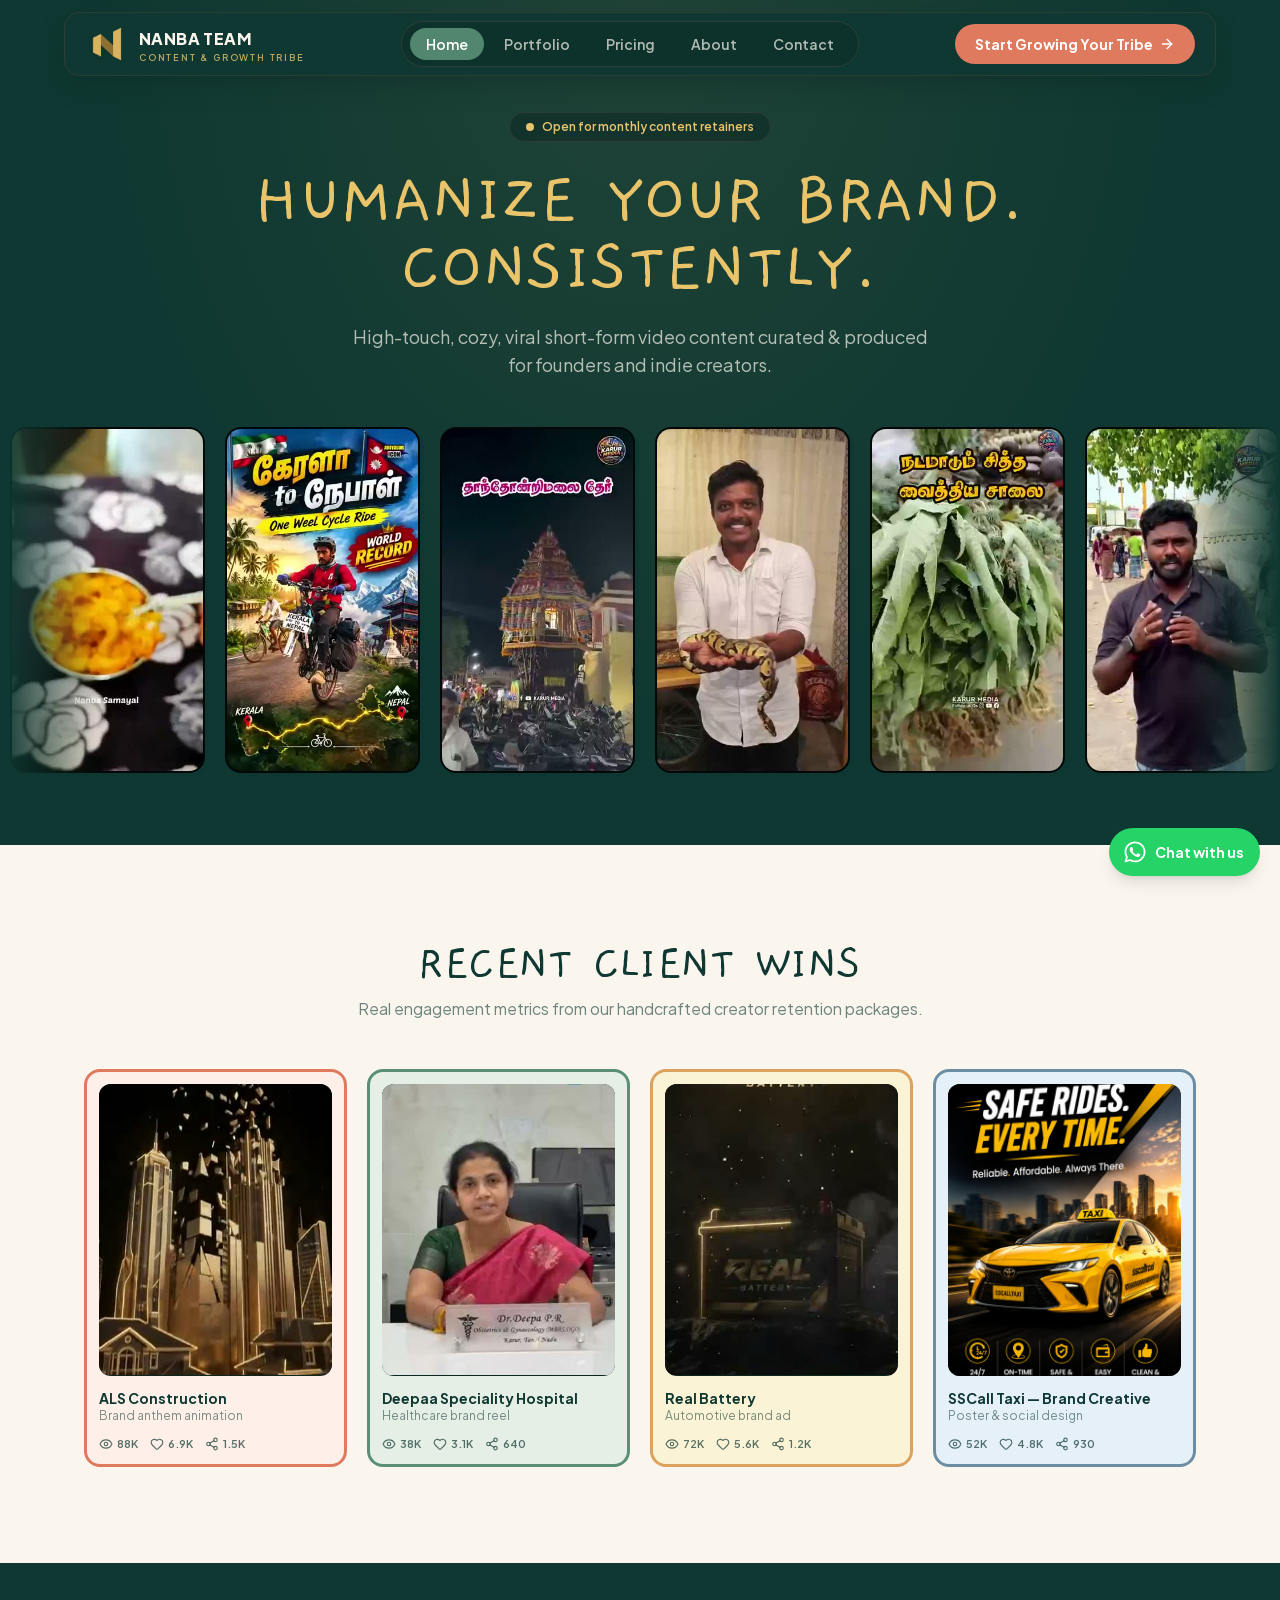
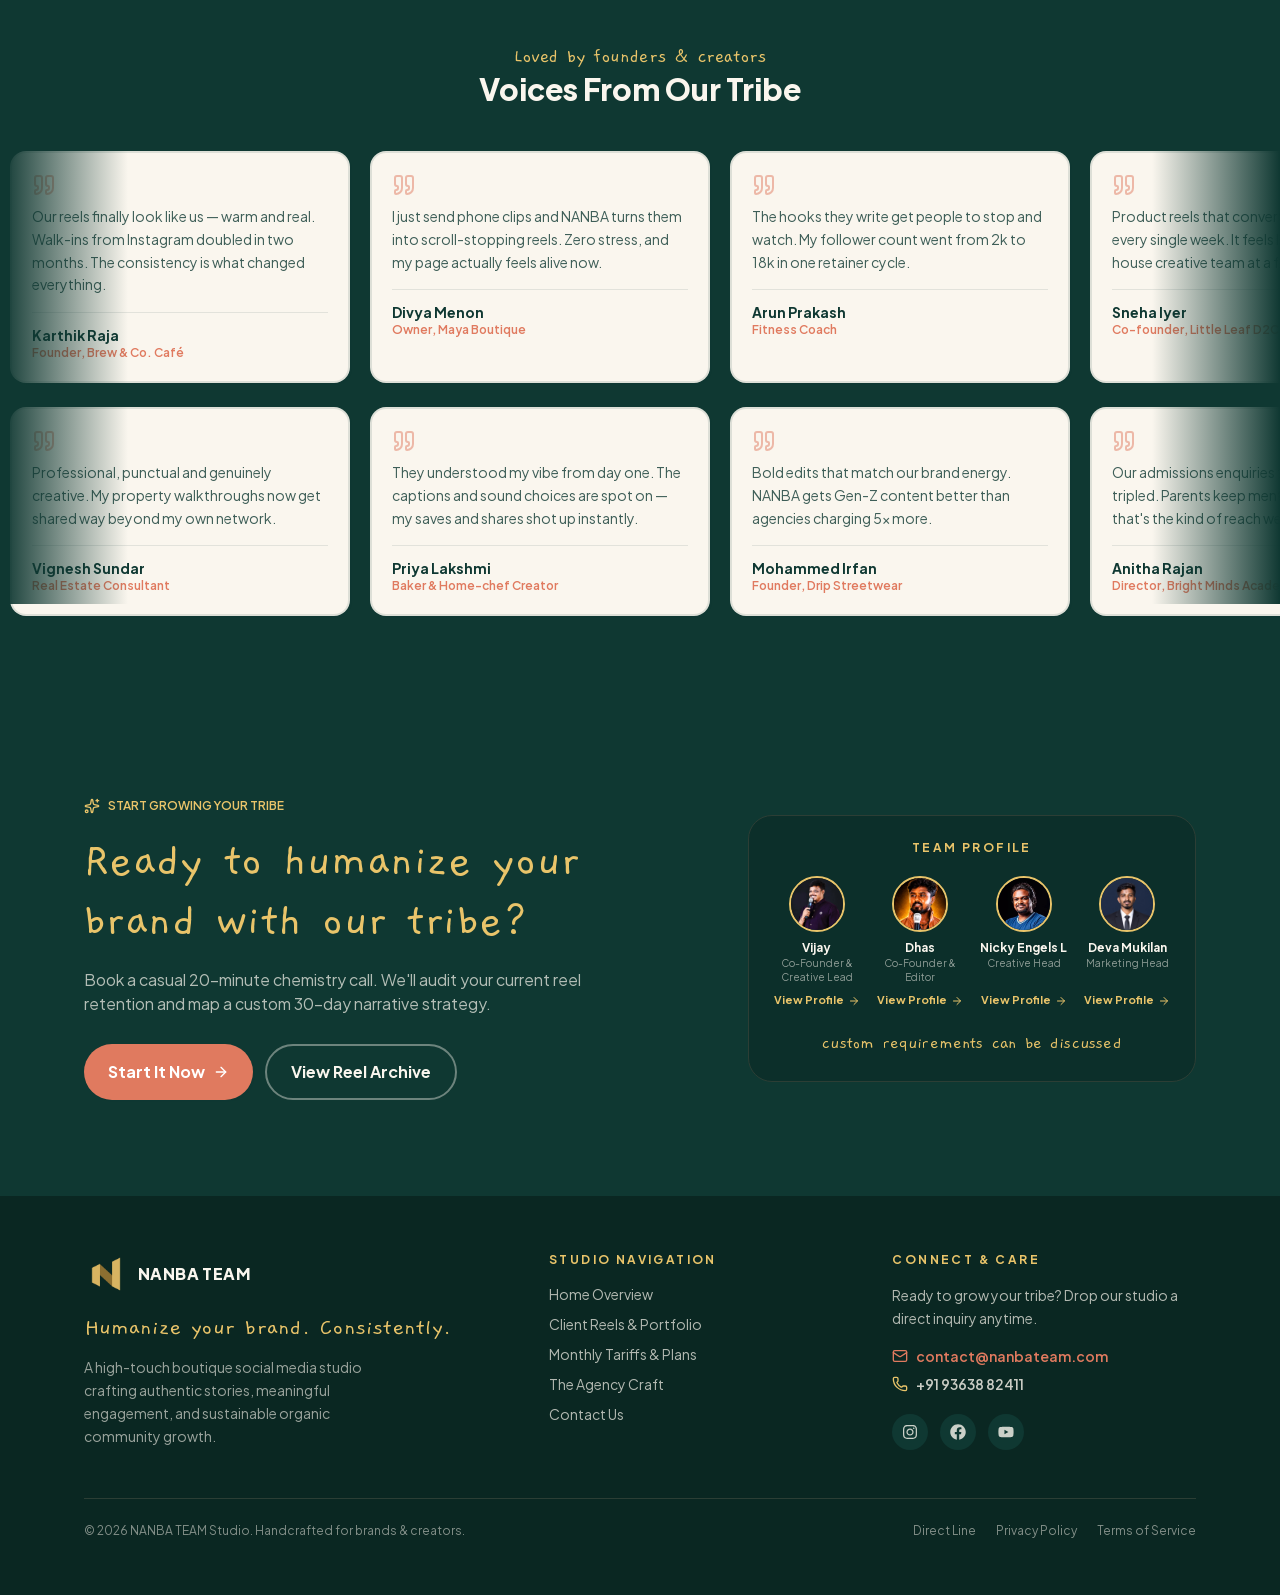
<file: index.html>
<!DOCTYPE html><html lang="en" class="gaegu_7c26d8f-module__zzpwxG__variable plus_jakarta_sans_e9451152-module__eMpaqG__variable h-full scroll-smooth antialiased overflow-x-clip"><head><meta charSet="utf-8"/><meta name="viewport" content="width=device-width, initial-scale=1"/><link rel="preload" href="/_next/static/media/02ab09f9d763c490-s.p.2z06xqu30airl.woff2" as="font" crossorigin="" type="font/woff2"/><link rel="preload" href="/_next/static/media/07f6361e5a7f80df-s.p.26av2_jsbqw2v.woff2" as="font" crossorigin="" type="font/woff2"/><link rel="preload" href="/_next/static/media/0889c66bad9b3c3b-s.p.3bu5-yd8kl91o.woff2" as="font" crossorigin="" type="font/woff2"/><link rel="preload" href="/_next/static/media/0be4ac5e39e9c602-s.p.1ew488432_xl1.woff2" as="font" crossorigin="" type="font/woff2"/><link rel="preload" href="/_next/static/media/0d9b096f9220bd2f-s.p.0mh0q1hdow45z.woff2" as="font" crossorigin="" type="font/woff2"/><link rel="preload" href="/_next/static/media/1ad3d68beda43b24-s.p.2brx1eskz0krx.woff2" as="font" crossorigin="" type="font/woff2"/><link rel="preload" href="/_next/static/media/1ee19894c821c06f-s.p.36zhr-3iyc0t_.woff2" as="font" crossorigin="" type="font/woff2"/><link rel="preload" href="/_next/static/media/202883325cd39b81-s.p.34hb9edh362c2.woff2" as="font" crossorigin="" type="font/woff2"/><link rel="preload" href="/_next/static/media/204f31b94d038ed8-s.p.2ocgn5f1t_rbs.woff2" as="font" crossorigin="" type="font/woff2"/><link rel="preload" href="/_next/static/media/20c699199e222389-s.p.2qbe9lbhqfc7x.woff2" as="font" crossorigin="" type="font/woff2"/><link rel="preload" href="/_next/static/media/21991a609c1e4f24-s.p.1x-bwd_pke8d1.woff2" as="font" crossorigin="" type="font/woff2"/><link rel="preload" href="/_next/static/media/2226ad673b3fc0f6-s.p.1l7dnuyk6zhsk.woff2" as="font" crossorigin="" type="font/woff2"/><link rel="preload" href="/_next/static/media/2348b8dc2aca3f08-s.p.18v5fvstyihp3.woff2" as="font" crossorigin="" type="font/woff2"/><link rel="preload" href="/_next/static/media/237cbc7a510357a4-s.p.1iu-ph6b7b-4t.woff2" as="font" crossorigin="" type="font/woff2"/><link rel="preload" href="/_next/static/media/2b2eb8324c5f676a-s.p.2213uwbx3dwca.woff2" as="font" crossorigin="" type="font/woff2"/><link rel="preload" href="/_next/static/media/2b9962b1a2496f46-s.p.17w4vje8-ipgt.woff2" as="font" crossorigin="" type="font/woff2"/><link rel="preload" href="/_next/static/media/31d5de0b6304925d-s.p.3h4ut7jubgzyn.woff2" as="font" crossorigin="" type="font/woff2"/><link rel="preload" href="/_next/static/media/388ed6884b939c78-s.p.39i7gisshnir0.woff2" as="font" crossorigin="" type="font/woff2"/><link rel="preload" href="/_next/static/media/39bf5d97aec1c546-s.p.06c_m0aisupbr.woff2" as="font" crossorigin="" type="font/woff2"/><link rel="preload" href="/_next/static/media/39cc94e2095c98c9-s.p.3ud9gf32vyxjr.woff2" as="font" crossorigin="" type="font/woff2"/><link rel="preload" href="/_next/static/media/3bafb67cb5db234f-s.p.0sein3sbia7yl.woff2" as="font" crossorigin="" type="font/woff2"/><link rel="preload" href="/_next/static/media/3fd9a1b1e379a4e3-s.p.2aq_x5zo8qukl.woff2" as="font" crossorigin="" type="font/woff2"/><link rel="preload" href="/_next/static/media/41756c35938a897b-s.p.3ij7sxvma5f83.woff2" as="font" crossorigin="" type="font/woff2"/><link rel="preload" href="/_next/static/media/44f842f7de634629-s.p.30w83po6pjqte.woff2" as="font" crossorigin="" type="font/woff2"/><link rel="preload" href="/_next/static/media/47696934a7570da2-s.p.1rtq36x7rz84k.woff2" as="font" crossorigin="" type="font/woff2"/><link rel="preload" href="/_next/static/media/4839acb9d141f772-s.p.3eb2uesbhz9fa.woff2" as="font" crossorigin="" type="font/woff2"/><link rel="preload" href="/_next/static/media/48a96dcb9690e60c-s.p.0c49pac54i1ry.woff2" as="font" crossorigin="" type="font/woff2"/><link rel="preload" href="/_next/static/media/4d2098fe38b52459-s.p.1-31cv4hlnr44.woff2" as="font" crossorigin="" type="font/woff2"/><link rel="preload" href="/_next/static/media/4edddecc9770748a-s.p.3b52kuw3s317p.woff2" as="font" crossorigin="" type="font/woff2"/><link rel="preload" href="/_next/static/media/4ef28ae728707c88-s.p.0hv5pa9fvdldx.woff2" as="font" crossorigin="" type="font/woff2"/><link rel="preload" href="/_next/static/media/510d904d59ba32cc-s.p.3wwjw6hl4fb2d.woff2" as="font" crossorigin="" type="font/woff2"/><link rel="preload" href="/_next/static/media/542b922a717396a8-s.p.00eqib7ed9sjx.woff2" as="font" crossorigin="" type="font/woff2"/><link rel="preload" href="/_next/static/media/54ff2b849676b7ad-s.p.0v1eac1x8dybe.woff2" as="font" crossorigin="" type="font/woff2"/><link rel="preload" href="/_next/static/media/551ad6335de14b6d-s.p.3axi0fmzhcr48.woff2" as="font" crossorigin="" type="font/woff2"/><link rel="preload" href="/_next/static/media/555f6c9779a6ea2f-s.p.008y3w7hox3jm.woff2" as="font" crossorigin="" type="font/woff2"/><link rel="preload" href="/_next/static/media/5e3de3e2d3980614-s.p.0q-k4db4rpss1.woff2" as="font" crossorigin="" type="font/woff2"/><link rel="preload" href="/_next/static/media/5fd7b71943441d3d-s.p.2bggcmk0jzdee.woff2" as="font" crossorigin="" type="font/woff2"/><link rel="preload" href="/_next/static/media/60e97c82bbf2656a-s.p.0ha4tyojtkydt.woff2" as="font" crossorigin="" type="font/woff2"/><link rel="preload" href="/_next/static/media/633700c5144cf57b-s.p.071i-7zxz9gi2.woff2" as="font" crossorigin="" type="font/woff2"/><link rel="preload" href="/_next/static/media/6859b2bc6353e7e0-s.p.2d4wovlvb57bc.woff2" as="font" crossorigin="" type="font/woff2"/><link rel="preload" href="/_next/static/media/70624fd140078077-s.p.23jkk6rr0_8fk.woff2" as="font" crossorigin="" type="font/woff2"/><link rel="preload" href="/_next/static/media/708ac5215e601874-s.p.1otlbanmpt5tq.woff2" as="font" crossorigin="" type="font/woff2"/><link rel="preload" href="/_next/static/media/740073afa6d6604a-s.p.1nbpk8-73d_oc.woff2" as="font" crossorigin="" type="font/woff2"/><link rel="preload" href="/_next/static/media/768b290376bb94a3-s.p.1oto7bq1wstw1.woff2" as="font" crossorigin="" type="font/woff2"/><link rel="preload" href="/_next/static/media/789ae921f9ad0c32-s.p.1hzfxwe0g_4r6.woff2" as="font" crossorigin="" type="font/woff2"/><link rel="preload" href="/_next/static/media/794e4d4a6de731ed-s.p.434e-nz-wzhqd.woff2" as="font" crossorigin="" type="font/woff2"/><link rel="preload" href="/_next/static/media/7a9067cce673902f-s.p.2vrfifoe5swj7.woff2" as="font" crossorigin="" type="font/woff2"/><link rel="preload" href="/_next/static/media/7a989262f8963453-s.p.3dgdp7v1qvdfw.woff2" as="font" crossorigin="" type="font/woff2"/><link rel="preload" href="/_next/static/media/7fd638b15ad3af69-s.p.2rtd4_em2kmrp.woff2" as="font" crossorigin="" type="font/woff2"/><link rel="preload" href="/_next/static/media/80acc2f9d1790aee-s.p.3p1t1rei93fh0.woff2" as="font" crossorigin="" type="font/woff2"/><link rel="preload" href="/_next/static/media/8a172900e148830b-s.p.2w3jr8on308z4.woff2" as="font" crossorigin="" type="font/woff2"/><link rel="preload" href="/_next/static/media/8a706fcd092647c2-s.p.3f42frf00l82t.woff2" as="font" crossorigin="" type="font/woff2"/><link rel="preload" href="/_next/static/media/8ac56e8155405d86-s.p.2bbg-70eaudbk.woff2" as="font" crossorigin="" type="font/woff2"/><link rel="preload" href="/_next/static/media/8dd9d9ccf770dc02-s.p.04cq_wu1aeppn.woff2" as="font" crossorigin="" type="font/woff2"/><link rel="preload" href="/_next/static/media/8f102ac0d216e63f-s.p.0c_kz8whdv8or.woff2" as="font" crossorigin="" type="font/woff2"/><link rel="preload" href="/_next/static/media/8f8866676db871eb-s.p.40j30xrne1tay.woff2" as="font" crossorigin="" type="font/woff2"/><link rel="preload" href="/_next/static/media/9001c6e9193bd339-s.p.08unp-5_f1nmc.woff2" as="font" crossorigin="" type="font/woff2"/><link rel="preload" href="/_next/static/media/90cc20c11ed8e383-s.p.0apishbt6ot2x.woff2" as="font" crossorigin="" type="font/woff2"/><link rel="preload" href="/_next/static/media/92a4078f473b310a-s.p.3fholbloho3ce.woff2" as="font" crossorigin="" type="font/woff2"/><link rel="preload" href="/_next/static/media/966bb41cb5a84927-s.p.099ncwluo1pwv.woff2" as="font" crossorigin="" type="font/woff2"/><link rel="preload" href="/_next/static/media/9a2b8e2c490f308b-s.p.1tz91wep1x4gt.woff2" as="font" crossorigin="" type="font/woff2"/><link rel="preload" href="/_next/static/media/a80e5595f83d8b55-s.p.141x3jy_o2s_c.woff2" as="font" crossorigin="" type="font/woff2"/><link rel="preload" href="/_next/static/media/a867e5c2eed94751-s.p.23t_b7b8id_jc.woff2" as="font" crossorigin="" type="font/woff2"/><link rel="preload" href="/_next/static/media/abb9471e6803e3b8-s.p.16wdtjxottyq5.woff2" as="font" crossorigin="" type="font/woff2"/><link rel="preload" href="/_next/static/media/ac24db6a9998d311-s.p.3k92o99w2r654.woff2" as="font" crossorigin="" type="font/woff2"/><link rel="preload" href="/_next/static/media/adcb0330ba1b733e-s.p.3e9hq8x9jcw5f.woff2" as="font" crossorigin="" type="font/woff2"/><link rel="preload" href="/_next/static/media/b16d1c0c05e32a60-s.p.3hmujwi2x_d30.woff2" as="font" crossorigin="" type="font/woff2"/><link rel="preload" href="/_next/static/media/b8e59591506d0376-s.p.3br1yix7oid_s.woff2" as="font" crossorigin="" type="font/woff2"/><link rel="preload" href="/_next/static/media/b9de63e0a9fe0cf2-s.p.0kjbuy1fntxbt.woff2" as="font" crossorigin="" type="font/woff2"/><link rel="preload" href="/_next/static/media/c0f41373200663e9-s.p.17cwfm6qvzrcp.woff2" as="font" crossorigin="" type="font/woff2"/><link rel="preload" href="/_next/static/media/c14643a64a206949-s.p.44vfzu3s8d0o-.woff2" as="font" crossorigin="" type="font/woff2"/><link rel="preload" href="/_next/static/media/c18b3b7a2b12e7e3-s.p.3mcuhpjyi5m-5.woff2" as="font" crossorigin="" type="font/woff2"/><link rel="preload" href="/_next/static/media/c3a2990550a35540-s.p.1jwaqtabaz-m1.woff2" as="font" crossorigin="" type="font/woff2"/><link rel="preload" href="/_next/static/media/c81cd2cb3833e14d-s.p.1a-mlleribx4n.woff2" as="font" crossorigin="" type="font/woff2"/><link rel="preload" href="/_next/static/media/c8913da47d88777c-s.p.2u7ia6dg59fw9.woff2" as="font" crossorigin="" type="font/woff2"/><link rel="preload" href="/_next/static/media/cb01828b1f2642c1-s.p.0er-mb7ckf2du.woff2" as="font" crossorigin="" type="font/woff2"/><link rel="preload" href="/_next/static/media/cd147e7610168de3-s.p.30ah9lebvhxwf.woff2" as="font" crossorigin="" type="font/woff2"/><link rel="preload" href="/_next/static/media/d409128fdf063a28-s.p.2nleos27rd6dz.woff2" as="font" crossorigin="" type="font/woff2"/><link rel="preload" href="/_next/static/media/d87a2a6770484bbb-s.p.44z_7ancu-y5w.woff2" as="font" crossorigin="" type="font/woff2"/><link rel="preload" href="/_next/static/media/d87fe24f77c16a44-s.p.2pxhm5vwfw62e.woff2" as="font" crossorigin="" type="font/woff2"/><link rel="preload" href="/_next/static/media/da58ab5d8c1bbfc4-s.p.30j5qaj7faer7.woff2" as="font" crossorigin="" type="font/woff2"/><link rel="preload" href="/_next/static/media/db7b7fd3abb88410-s.p.16kneh1k30jk1.woff2" as="font" crossorigin="" type="font/woff2"/><link rel="preload" href="/_next/static/media/e04cae570ef1238a-s.p.0rzafts9fhw6x.woff2" as="font" crossorigin="" type="font/woff2"/><link rel="preload" href="/_next/static/media/e1e2f928535adaaf-s.p.3gedjnv4zpaja.woff2" as="font" crossorigin="" type="font/woff2"/><link rel="preload" href="/_next/static/media/e2c8bcaf359549f0-s.p.40ou3re1-vfex.woff2" as="font" crossorigin="" type="font/woff2"/><link rel="preload" href="/_next/static/media/e6e2c050d15af498-s.p.3m5ws44fh70q_.woff2" as="font" crossorigin="" type="font/woff2"/><link rel="preload" href="/_next/static/media/ef928e3c69d1408e-s.p.1j8bi-_bymyuh.woff2" as="font" crossorigin="" type="font/woff2"/><link rel="preload" href="/_next/static/media/f4a375c7008cdc4c-s.p.2hn01u8byatk2.woff2" as="font" crossorigin="" type="font/woff2"/><link rel="preload" href="/_next/static/media/f757dc6152132153-s.p.1s9qu896-qyi0.woff2" as="font" crossorigin="" type="font/woff2"/><link rel="preload" href="/_next/static/media/fba5a26ea33df6a3-s.p.18rizl4rsrl42.woff2" as="font" crossorigin="" type="font/woff2"/><link rel="preload" href="/_next/static/media/ff517ff56ff3579f-s.p.3s8bii8asllhp.woff2" as="font" crossorigin="" type="font/woff2"/><link rel="preload" as="image" href="/logo.png"/><link rel="preload" as="image" href="/team/vijay-v2.jpg"/><link rel="preload" as="image" href="/team/dhas-v2.jpg"/><link rel="preload" as="image" href="/team/nicky.jpg"/><link rel="preload" as="image" href="/team/deva.jpg"/><link rel="stylesheet" href="/_next/static/chunks/14yj1wxo8a4u_.css" data-precedence="next"/><link rel="stylesheet" href="/_next/static/chunks/1jqpki2k0jgjv.css" data-precedence="next"/><link rel="preload" as="script" fetchPriority="low" href="/_next/static/chunks/3s6nzrbk-8mnv.js"/><script src="/_next/static/chunks/19mx3mg6lkumu.js" async=""></script><script src="/_next/static/chunks/3g4px251sg85e.js" async=""></script><script src="/_next/static/chunks/0tgjiok8t6d_n.js" async=""></script><script src="/_next/static/chunks/turbopack-2wgs7irzom57_.js" async=""></script><script src="/_next/static/chunks/0h2qsuyze9ds1.js" async=""></script><script src="/_next/static/chunks/1l3cyqqx0vgr6.js" async=""></script><script src="/_next/static/chunks/0z6h9trm30dgw.js" async=""></script><script src="/_next/static/chunks/1_kdzz48cb5_0.js" async=""></script><script src="/_next/static/chunks/1g4q5v_fkg46c.js" async=""></script><title>NANBA TEAM — Humanize Your Brand. Consistently.</title><meta name="description" content="A high-touch boutique social media studio crafting authentic short-form video content, reels and page management for founders, creators and indie brands."/><link rel="canonical" href="https://www.nanbateam.com"/><meta property="og:title" content="NANBA TEAM — Humanize Your Brand. Consistently."/><meta property="og:description" content="A high-touch boutique social media studio crafting authentic short-form video content, reels and page management for founders, creators and indie brands."/><meta property="og:url" content="https://www.nanbateam.com"/><meta property="og:site_name" content="Nanba Team"/><meta property="og:image" content="https://www.nanbateam.com/nanba-team-logo-1200x630.png"/><meta property="og:image:alt" content="Nanba Team Logo"/><meta property="og:type" content="website"/><meta name="twitter:card" content="summary_large_image"/><meta name="twitter:title" content="NANBA TEAM — Humanize Your Brand. Consistently."/><meta name="twitter:description" content="A high-touch boutique social media studio crafting authentic short-form video content, reels and page management for founders, creators and indie brands."/><meta name="twitter:image" content="https://www.nanbateam.com/nanba-team-logo-1200x630.png"/><meta name="twitter:image:alt" content="Nanba Team Logo"/><link rel="icon" href="/favicon.ico?favicon.1oj3ag_hqwmh9.ico" sizes="64x64" type="image/x-icon"/><link rel="icon" href="/icon.png?icon.25h7l8lnt34qs.png" sizes="512x512" type="image/png"/><meta name="next-size-adjust" content=""/><script src="/_next/static/chunks/0cz1d0mv5g_q7.js" noModule=""></script></head><body class="min-h-full flex flex-col overflow-x-hidden bg-brand-cream text-brand-teal font-sans selection:bg-brand-gold/40 pb-16 md:pb-0"><div hidden=""><!--$--><!--/$--></div><nav class="fixed top-0 inset-x-0 z-50 px-3 sm:px-4 pt-3"><div class="max-w-6xl mx-auto px-4 sm:px-5 h-14 md:h-16 flex items-center justify-center md:justify-between rounded-2xl bg-brand-teal border border-brand-border shadow-[0_10px_30px_-10px_rgba(10,39,34,0.6)]"><a class="flex items-center gap-2.5" href="/"><img alt="NANBA TEAM logo" width="44" height="44" decoding="async" data-nimg="1" class="w-10 h-10 md:w-11 md:h-11 object-contain drop-shadow" style="color:transparent" src="/logo.png"/><span class="leading-none"><span class="block text-brand-cream font-extrabold tracking-wide text-sm md:text-base">NANBA TEAM</span><span class="block text-brand-gold/80 text-[9px] font-semibold tracking-[0.2em] mt-0.5">CONTENT &amp; GROWTH TRIBE</span></span></a><div class="hidden md:flex items-center gap-1 bg-brand-dark/40 rounded-full px-2 py-1.5 border border-brand-border"><a class="px-4 py-1.5 rounded-full text-sm font-semibold transition-colors bg-brand-sage/90 text-white" href="/">Home</a><a class="px-4 py-1.5 rounded-full text-sm font-semibold transition-colors text-brand-cream/70 hover:text-brand-cream" href="/portfolio">Portfolio</a><a class="px-4 py-1.5 rounded-full text-sm font-semibold transition-colors text-brand-cream/70 hover:text-brand-cream" href="/pricing">Pricing</a><a class="px-4 py-1.5 rounded-full text-sm font-semibold transition-colors text-brand-cream/70 hover:text-brand-cream" href="/about">About</a><a class="px-4 py-1.5 rounded-full text-sm font-semibold transition-colors text-brand-cream/70 hover:text-brand-cream" href="/contact">Contact</a></div><a class="hidden md:inline-flex items-center gap-1.5 bg-brand-terracotta text-white text-sm font-bold px-4 lg:px-5 py-2.5 rounded-full hover:brightness-105 transition-all shadow-doodle-sm" href="/contact">Start Growing Your Tribe<svg xmlns="http://www.w3.org/2000/svg" width="24" height="24" viewBox="0 0 24 24" fill="none" stroke="currentColor" stroke-width="2" stroke-linecap="round" stroke-linejoin="round" class="lucide lucide-arrow-right w-4 h-4" aria-hidden="true"><path d="M5 12h14"></path><path d="m12 5 7 7-7 7"></path></svg></a></div></nav><main class="flex-1"><section class="relative bg-brand-teal text-brand-cream pt-24 md:pt-28 pb-16 overflow-hidden"><div class="absolute inset-0 bg-[radial-gradient(ellipse_at_top,_rgba(233,196,106,0.08),_transparent_60%)]"></div><div class="relative max-w-6xl mx-auto px-5 text-center"><span class="inline-flex items-center gap-2 text-xs font-semibold bg-brand-dark/50 border border-brand-border rounded-full px-4 py-1.5 text-brand-gold"><span class="w-2 h-2 rounded-full bg-brand-gold animate-pulse"></span>Open for monthly content retainers</span><h1 class="font-hand text-brand-gold leading-[0.95] mt-6 text-3xl sm:text-6xl md:text-7xl">HUMANIZE YOUR BRAND.<br/>CONSISTENTLY.</h1><p class="mt-5 text-brand-cream/70 max-w-xl mx-auto text-base md:text-lg">High-touch, cozy, viral short-form video content curated &amp; produced for founders and indie creators.</p></div><div class="relative mt-10"><div class="relative overflow-hidden"><div class="pointer-events-none absolute inset-y-0 left-0 w-10 sm:w-24 z-10 bg-gradient-to-r from-brand-teal to-transparent"></div><div class="pointer-events-none absolute inset-y-0 right-0 w-10 sm:w-24 z-10 bg-gradient-to-l from-brand-teal to-transparent"></div><div class="flex w-max py-2"><div class="flex animate-marquee" style="animation-duration:110s"><div class="shrink-0 px-2.5 w-[190px] sm:w-[215px]"><div class="relative w-full aspect-[9/16] rounded-2xl overflow-hidden border-2 border-brand-teal/15 shadow-doodle bg-black"><video src="/videos/reels/s1.mp4" poster="/videos/reels/s1.jpg" muted="" loop="" playsInline="" preload="none" class="absolute inset-0 w-full h-full object-cover pointer-events-none"></video></div></div><div class="shrink-0 px-2.5 w-[190px] sm:w-[215px]"><div class="relative w-full aspect-[9/16] rounded-2xl overflow-hidden border-2 border-brand-teal/15 shadow-doodle bg-black"><video src="/videos/reels/s2.mp4" poster="/videos/reels/s2.jpg" muted="" loop="" playsInline="" preload="none" class="absolute inset-0 w-full h-full object-cover pointer-events-none"></video></div></div><div class="shrink-0 px-2.5 w-[190px] sm:w-[215px]"><div class="relative w-full aspect-[9/16] rounded-2xl overflow-hidden border-2 border-brand-teal/15 shadow-doodle bg-black"><video src="/videos/reels/s3.mp4" poster="/videos/reels/s3.jpg" muted="" loop="" playsInline="" preload="none" class="absolute inset-0 w-full h-full object-cover pointer-events-none"></video></div></div><div class="shrink-0 px-2.5 w-[190px] sm:w-[215px]"><div class="relative w-full aspect-[9/16] rounded-2xl overflow-hidden border-2 border-brand-teal/15 shadow-doodle bg-black"><video src="/videos/reels/s4.mp4" poster="/videos/reels/s4.jpg" muted="" loop="" playsInline="" preload="none" class="absolute inset-0 w-full h-full object-cover pointer-events-none"></video></div></div><div class="shrink-0 px-2.5 w-[190px] sm:w-[215px]"><div class="relative w-full aspect-[9/16] rounded-2xl overflow-hidden border-2 border-brand-teal/15 shadow-doodle bg-black"><video src="/videos/reels/s5.mp4" poster="/videos/reels/s5.jpg" muted="" loop="" playsInline="" preload="none" class="absolute inset-0 w-full h-full object-cover pointer-events-none"></video></div></div><div class="shrink-0 px-2.5 w-[190px] sm:w-[215px]"><div class="relative w-full aspect-[9/16] rounded-2xl overflow-hidden border-2 border-brand-teal/15 shadow-doodle bg-black"><video src="/videos/reels/s6.mp4" poster="/videos/reels/s6.jpg" muted="" loop="" playsInline="" preload="none" class="absolute inset-0 w-full h-full object-cover pointer-events-none"></video></div></div><div class="shrink-0 px-2.5 w-[190px] sm:w-[215px]"><div class="relative w-full aspect-[9/16] rounded-2xl overflow-hidden border-2 border-brand-teal/15 shadow-doodle bg-black"><video src="/videos/reels/s7.mp4" poster="/videos/reels/s7.jpg" muted="" loop="" playsInline="" preload="none" class="absolute inset-0 w-full h-full object-cover pointer-events-none"></video></div></div><div class="shrink-0 px-2.5 w-[190px] sm:w-[215px]"><div class="relative w-full aspect-[9/16] rounded-2xl overflow-hidden border-2 border-brand-teal/15 shadow-doodle bg-black"><video src="/videos/reels/s8.mp4" poster="/videos/reels/s8.jpg" muted="" loop="" playsInline="" preload="none" class="absolute inset-0 w-full h-full object-cover pointer-events-none"></video></div></div><div class="shrink-0 px-2.5 w-[190px] sm:w-[215px]"><div class="relative w-full aspect-[9/16] rounded-2xl overflow-hidden border-2 border-brand-teal/15 shadow-doodle bg-black"><video src="/videos/reels/s9.mp4" poster="/videos/reels/s9.jpg" muted="" loop="" playsInline="" preload="none" class="absolute inset-0 w-full h-full object-cover pointer-events-none"></video></div></div><div class="shrink-0 px-2.5 w-[190px] sm:w-[215px]"><div class="relative w-full aspect-[9/16] rounded-2xl overflow-hidden border-2 border-brand-teal/15 shadow-doodle bg-black"><video src="/videos/reels/s10.mp4" poster="/videos/reels/s10.jpg" muted="" loop="" playsInline="" preload="none" class="absolute inset-0 w-full h-full object-cover pointer-events-none"></video></div></div><div class="shrink-0 px-2.5 w-[190px] sm:w-[215px]"><div class="relative w-full aspect-[9/16] rounded-2xl overflow-hidden border-2 border-brand-teal/15 shadow-doodle bg-black"><video src="/videos/reels/s11.mp4" poster="/videos/reels/s11.jpg" muted="" loop="" playsInline="" preload="none" class="absolute inset-0 w-full h-full object-cover pointer-events-none"></video></div></div><div class="shrink-0 px-2.5 w-[190px] sm:w-[215px]"><div class="relative w-full aspect-[9/16] rounded-2xl overflow-hidden border-2 border-brand-teal/15 shadow-doodle bg-black"><video src="/videos/reels/s12.mp4" poster="/videos/reels/s12.jpg" muted="" loop="" playsInline="" preload="none" class="absolute inset-0 w-full h-full object-cover pointer-events-none"></video></div></div><div class="shrink-0 px-2.5 w-[190px] sm:w-[215px]"><div class="relative w-full aspect-[9/16] rounded-2xl overflow-hidden border-2 border-brand-teal/15 shadow-doodle bg-black"><video src="/videos/reels/s1.mp4" poster="/videos/reels/s1.jpg" muted="" loop="" playsInline="" preload="none" class="absolute inset-0 w-full h-full object-cover pointer-events-none"></video></div></div><div class="shrink-0 px-2.5 w-[190px] sm:w-[215px]"><div class="relative w-full aspect-[9/16] rounded-2xl overflow-hidden border-2 border-brand-teal/15 shadow-doodle bg-black"><video src="/videos/reels/s2.mp4" poster="/videos/reels/s2.jpg" muted="" loop="" playsInline="" preload="none" class="absolute inset-0 w-full h-full object-cover pointer-events-none"></video></div></div><div class="shrink-0 px-2.5 w-[190px] sm:w-[215px]"><div class="relative w-full aspect-[9/16] rounded-2xl overflow-hidden border-2 border-brand-teal/15 shadow-doodle bg-black"><video src="/videos/reels/s3.mp4" poster="/videos/reels/s3.jpg" muted="" loop="" playsInline="" preload="none" class="absolute inset-0 w-full h-full object-cover pointer-events-none"></video></div></div><div class="shrink-0 px-2.5 w-[190px] sm:w-[215px]"><div class="relative w-full aspect-[9/16] rounded-2xl overflow-hidden border-2 border-brand-teal/15 shadow-doodle bg-black"><video src="/videos/reels/s4.mp4" poster="/videos/reels/s4.jpg" muted="" loop="" playsInline="" preload="none" class="absolute inset-0 w-full h-full object-cover pointer-events-none"></video></div></div><div class="shrink-0 px-2.5 w-[190px] sm:w-[215px]"><div class="relative w-full aspect-[9/16] rounded-2xl overflow-hidden border-2 border-brand-teal/15 shadow-doodle bg-black"><video src="/videos/reels/s5.mp4" poster="/videos/reels/s5.jpg" muted="" loop="" playsInline="" preload="none" class="absolute inset-0 w-full h-full object-cover pointer-events-none"></video></div></div><div class="shrink-0 px-2.5 w-[190px] sm:w-[215px]"><div class="relative w-full aspect-[9/16] rounded-2xl overflow-hidden border-2 border-brand-teal/15 shadow-doodle bg-black"><video src="/videos/reels/s6.mp4" poster="/videos/reels/s6.jpg" muted="" loop="" playsInline="" preload="none" class="absolute inset-0 w-full h-full object-cover pointer-events-none"></video></div></div><div class="shrink-0 px-2.5 w-[190px] sm:w-[215px]"><div class="relative w-full aspect-[9/16] rounded-2xl overflow-hidden border-2 border-brand-teal/15 shadow-doodle bg-black"><video src="/videos/reels/s7.mp4" poster="/videos/reels/s7.jpg" muted="" loop="" playsInline="" preload="none" class="absolute inset-0 w-full h-full object-cover pointer-events-none"></video></div></div><div class="shrink-0 px-2.5 w-[190px] sm:w-[215px]"><div class="relative w-full aspect-[9/16] rounded-2xl overflow-hidden border-2 border-brand-teal/15 shadow-doodle bg-black"><video src="/videos/reels/s8.mp4" poster="/videos/reels/s8.jpg" muted="" loop="" playsInline="" preload="none" class="absolute inset-0 w-full h-full object-cover pointer-events-none"></video></div></div><div class="shrink-0 px-2.5 w-[190px] sm:w-[215px]"><div class="relative w-full aspect-[9/16] rounded-2xl overflow-hidden border-2 border-brand-teal/15 shadow-doodle bg-black"><video src="/videos/reels/s9.mp4" poster="/videos/reels/s9.jpg" muted="" loop="" playsInline="" preload="none" class="absolute inset-0 w-full h-full object-cover pointer-events-none"></video></div></div><div class="shrink-0 px-2.5 w-[190px] sm:w-[215px]"><div class="relative w-full aspect-[9/16] rounded-2xl overflow-hidden border-2 border-brand-teal/15 shadow-doodle bg-black"><video src="/videos/reels/s10.mp4" poster="/videos/reels/s10.jpg" muted="" loop="" playsInline="" preload="none" class="absolute inset-0 w-full h-full object-cover pointer-events-none"></video></div></div><div class="shrink-0 px-2.5 w-[190px] sm:w-[215px]"><div class="relative w-full aspect-[9/16] rounded-2xl overflow-hidden border-2 border-brand-teal/15 shadow-doodle bg-black"><video src="/videos/reels/s11.mp4" poster="/videos/reels/s11.jpg" muted="" loop="" playsInline="" preload="none" class="absolute inset-0 w-full h-full object-cover pointer-events-none"></video></div></div><div class="shrink-0 px-2.5 w-[190px] sm:w-[215px]"><div class="relative w-full aspect-[9/16] rounded-2xl overflow-hidden border-2 border-brand-teal/15 shadow-doodle bg-black"><video src="/videos/reels/s12.mp4" poster="/videos/reels/s12.jpg" muted="" loop="" playsInline="" preload="none" class="absolute inset-0 w-full h-full object-cover pointer-events-none"></video></div></div></div></div></div></div></section><section class="bg-brand-cream py-16 md:py-24"><div class="max-w-6xl mx-auto px-5"><div class="text-center mb-12"><h2 class="font-hand text-brand-teal text-3xl sm:text-4xl md:text-5xl">RECENT CLIENT WINS</h2><p class="text-brand-teal/60 mt-2 max-w-xl mx-auto">Real engagement metrics from our handcrafted creator retention packages.</p></div></div><div class="hidden md:grid max-w-6xl mx-auto px-5 gap-5 md:grid-cols-2 lg:grid-cols-4"><div class="flex"><div class="w-full bg-brand-peach frame-pink p-3 rounded-2xl"><div class="relative rounded-xl overflow-hidden aspect-[4/5] bg-brand-dark mb-3"><video src="/videos/reels/s15.mp4" poster="/videos/reels/s15.jpg" muted="" loop="" playsInline="" preload="none" class="absolute inset-0 w-full h-full object-cover pointer-events-none"></video></div><h3 class="font-bold text-brand-teal text-sm">ALS Construction</h3><p class="text-brand-teal/55 text-xs mb-3">Brand anthem animation</p><div class="flex items-center gap-3 text-[11px] font-semibold text-brand-teal/70"><span class="inline-flex items-center gap-1"><svg xmlns="http://www.w3.org/2000/svg" width="24" height="24" viewBox="0 0 24 24" fill="none" stroke="currentColor" stroke-width="2" stroke-linecap="round" stroke-linejoin="round" class="lucide lucide-eye w-3.5 h-3.5" aria-hidden="true"><path d="M2.062 12.348a1 1 0 0 1 0-.696 10.75 10.75 0 0 1 19.876 0 1 1 0 0 1 0 .696 10.75 10.75 0 0 1-19.876 0"></path><circle cx="12" cy="12" r="3"></circle></svg> <!-- -->88K</span><span class="inline-flex items-center gap-1"><svg xmlns="http://www.w3.org/2000/svg" width="24" height="24" viewBox="0 0 24 24" fill="none" stroke="currentColor" stroke-width="2" stroke-linecap="round" stroke-linejoin="round" class="lucide lucide-heart w-3.5 h-3.5" aria-hidden="true"><path d="M2 9.5a5.5 5.5 0 0 1 9.591-3.676.56.56 0 0 0 .818 0A5.49 5.49 0 0 1 22 9.5c0 2.29-1.5 4-3 5.5l-5.492 5.313a2 2 0 0 1-3 .019L5 15c-1.5-1.5-3-3.2-3-5.5"></path></svg> <!-- -->6.9K</span><span class="inline-flex items-center gap-1"><svg xmlns="http://www.w3.org/2000/svg" width="24" height="24" viewBox="0 0 24 24" fill="none" stroke="currentColor" stroke-width="2" stroke-linecap="round" stroke-linejoin="round" class="lucide lucide-share-2 w-3.5 h-3.5" aria-hidden="true"><circle cx="18" cy="5" r="3"></circle><circle cx="6" cy="12" r="3"></circle><circle cx="18" cy="19" r="3"></circle><line x1="8.59" x2="15.42" y1="13.51" y2="17.49"></line><line x1="15.41" x2="8.59" y1="6.51" y2="10.49"></line></svg> <!-- -->1.5K</span></div></div></div><div class="flex"><div class="w-full bg-brand-matcha frame-green p-3 rounded-2xl"><div class="relative rounded-xl overflow-hidden aspect-[4/5] bg-brand-dark mb-3"><video src="/videos/reels/s13.mp4" poster="/videos/reels/s13.jpg" muted="" loop="" playsInline="" preload="none" class="absolute inset-0 w-full h-full object-cover pointer-events-none"></video></div><h3 class="font-bold text-brand-teal text-sm">Deepaa Speciality Hospital</h3><p class="text-brand-teal/55 text-xs mb-3">Healthcare brand reel</p><div class="flex items-center gap-3 text-[11px] font-semibold text-brand-teal/70"><span class="inline-flex items-center gap-1"><svg xmlns="http://www.w3.org/2000/svg" width="24" height="24" viewBox="0 0 24 24" fill="none" stroke="currentColor" stroke-width="2" stroke-linecap="round" stroke-linejoin="round" class="lucide lucide-eye w-3.5 h-3.5" aria-hidden="true"><path d="M2.062 12.348a1 1 0 0 1 0-.696 10.75 10.75 0 0 1 19.876 0 1 1 0 0 1 0 .696 10.75 10.75 0 0 1-19.876 0"></path><circle cx="12" cy="12" r="3"></circle></svg> <!-- -->38K</span><span class="inline-flex items-center gap-1"><svg xmlns="http://www.w3.org/2000/svg" width="24" height="24" viewBox="0 0 24 24" fill="none" stroke="currentColor" stroke-width="2" stroke-linecap="round" stroke-linejoin="round" class="lucide lucide-heart w-3.5 h-3.5" aria-hidden="true"><path d="M2 9.5a5.5 5.5 0 0 1 9.591-3.676.56.56 0 0 0 .818 0A5.49 5.49 0 0 1 22 9.5c0 2.29-1.5 4-3 5.5l-5.492 5.313a2 2 0 0 1-3 .019L5 15c-1.5-1.5-3-3.2-3-5.5"></path></svg> <!-- -->3.1K</span><span class="inline-flex items-center gap-1"><svg xmlns="http://www.w3.org/2000/svg" width="24" height="24" viewBox="0 0 24 24" fill="none" stroke="currentColor" stroke-width="2" stroke-linecap="round" stroke-linejoin="round" class="lucide lucide-share-2 w-3.5 h-3.5" aria-hidden="true"><circle cx="18" cy="5" r="3"></circle><circle cx="6" cy="12" r="3"></circle><circle cx="18" cy="19" r="3"></circle><line x1="8.59" x2="15.42" y1="13.51" y2="17.49"></line><line x1="15.41" x2="8.59" y1="6.51" y2="10.49"></line></svg> <!-- -->640</span></div></div></div><div class="flex"><div class="w-full bg-brand-yellow frame-yellow p-3 rounded-2xl"><div class="relative rounded-xl overflow-hidden aspect-[4/5] bg-brand-dark mb-3"><video src="/videos/reels/s14.mp4" poster="/videos/reels/s14.jpg" muted="" loop="" playsInline="" preload="none" class="absolute inset-0 w-full h-full object-cover pointer-events-none"></video></div><h3 class="font-bold text-brand-teal text-sm">Real Battery</h3><p class="text-brand-teal/55 text-xs mb-3">Automotive brand ad</p><div class="flex items-center gap-3 text-[11px] font-semibold text-brand-teal/70"><span class="inline-flex items-center gap-1"><svg xmlns="http://www.w3.org/2000/svg" width="24" height="24" viewBox="0 0 24 24" fill="none" stroke="currentColor" stroke-width="2" stroke-linecap="round" stroke-linejoin="round" class="lucide lucide-eye w-3.5 h-3.5" aria-hidden="true"><path d="M2.062 12.348a1 1 0 0 1 0-.696 10.75 10.75 0 0 1 19.876 0 1 1 0 0 1 0 .696 10.75 10.75 0 0 1-19.876 0"></path><circle cx="12" cy="12" r="3"></circle></svg> <!-- -->72K</span><span class="inline-flex items-center gap-1"><svg xmlns="http://www.w3.org/2000/svg" width="24" height="24" viewBox="0 0 24 24" fill="none" stroke="currentColor" stroke-width="2" stroke-linecap="round" stroke-linejoin="round" class="lucide lucide-heart w-3.5 h-3.5" aria-hidden="true"><path d="M2 9.5a5.5 5.5 0 0 1 9.591-3.676.56.56 0 0 0 .818 0A5.49 5.49 0 0 1 22 9.5c0 2.29-1.5 4-3 5.5l-5.492 5.313a2 2 0 0 1-3 .019L5 15c-1.5-1.5-3-3.2-3-5.5"></path></svg> <!-- -->5.6K</span><span class="inline-flex items-center gap-1"><svg xmlns="http://www.w3.org/2000/svg" width="24" height="24" viewBox="0 0 24 24" fill="none" stroke="currentColor" stroke-width="2" stroke-linecap="round" stroke-linejoin="round" class="lucide lucide-share-2 w-3.5 h-3.5" aria-hidden="true"><circle cx="18" cy="5" r="3"></circle><circle cx="6" cy="12" r="3"></circle><circle cx="18" cy="19" r="3"></circle><line x1="8.59" x2="15.42" y1="13.51" y2="17.49"></line><line x1="15.41" x2="8.59" y1="6.51" y2="10.49"></line></svg> <!-- -->1.2K</span></div></div></div><div class="flex"><div class="w-full bg-brand-blue frame-blue p-3 rounded-2xl"><div class="relative rounded-xl overflow-hidden aspect-[4/5] bg-brand-dark mb-3"><img src="/customer_wins_img/sscalltaxi.jpg" alt="SSCall Taxi — Brand Creative" loading="lazy" decoding="async" class="absolute inset-0 w-full h-full object-cover"/></div><h3 class="font-bold text-brand-teal text-sm">SSCall Taxi — Brand Creative</h3><p class="text-brand-teal/55 text-xs mb-3">Poster &amp; social design</p><div class="flex items-center gap-3 text-[11px] font-semibold text-brand-teal/70"><span class="inline-flex items-center gap-1"><svg xmlns="http://www.w3.org/2000/svg" width="24" height="24" viewBox="0 0 24 24" fill="none" stroke="currentColor" stroke-width="2" stroke-linecap="round" stroke-linejoin="round" class="lucide lucide-eye w-3.5 h-3.5" aria-hidden="true"><path d="M2.062 12.348a1 1 0 0 1 0-.696 10.75 10.75 0 0 1 19.876 0 1 1 0 0 1 0 .696 10.75 10.75 0 0 1-19.876 0"></path><circle cx="12" cy="12" r="3"></circle></svg> <!-- -->52K</span><span class="inline-flex items-center gap-1"><svg xmlns="http://www.w3.org/2000/svg" width="24" height="24" viewBox="0 0 24 24" fill="none" stroke="currentColor" stroke-width="2" stroke-linecap="round" stroke-linejoin="round" class="lucide lucide-heart w-3.5 h-3.5" aria-hidden="true"><path d="M2 9.5a5.5 5.5 0 0 1 9.591-3.676.56.56 0 0 0 .818 0A5.49 5.49 0 0 1 22 9.5c0 2.29-1.5 4-3 5.5l-5.492 5.313a2 2 0 0 1-3 .019L5 15c-1.5-1.5-3-3.2-3-5.5"></path></svg> <!-- -->4.8K</span><span class="inline-flex items-center gap-1"><svg xmlns="http://www.w3.org/2000/svg" width="24" height="24" viewBox="0 0 24 24" fill="none" stroke="currentColor" stroke-width="2" stroke-linecap="round" stroke-linejoin="round" class="lucide lucide-share-2 w-3.5 h-3.5" aria-hidden="true"><circle cx="18" cy="5" r="3"></circle><circle cx="6" cy="12" r="3"></circle><circle cx="18" cy="19" r="3"></circle><line x1="8.59" x2="15.42" y1="13.51" y2="17.49"></line><line x1="15.41" x2="8.59" y1="6.51" y2="10.49"></line></svg> <!-- -->930</span></div></div></div></div><div class="relative marquee-pause overflow-hidden md:hidden"><div class="pointer-events-none absolute inset-y-0 left-0 w-10 sm:w-24 z-10 bg-gradient-to-r from-brand-cream to-transparent"></div><div class="pointer-events-none absolute inset-y-0 right-0 w-10 sm:w-24 z-10 bg-gradient-to-l from-brand-cream to-transparent"></div><div class="flex w-max items-stretch py-2"><div class="flex items-stretch animate-marquee"><div class="shrink-0 px-2.5 flex w-60"><div class="w-full bg-brand-peach frame-pink p-3 rounded-2xl"><div class="relative rounded-xl overflow-hidden aspect-[4/5] bg-brand-dark mb-3"><video src="/videos/reels/s15.mp4" poster="/videos/reels/s15.jpg" muted="" loop="" playsInline="" preload="none" class="absolute inset-0 w-full h-full object-cover pointer-events-none"></video></div><h3 class="font-bold text-brand-teal text-sm">ALS Construction</h3><p class="text-brand-teal/55 text-xs mb-3">Brand anthem animation</p><div class="flex items-center gap-3 text-[11px] font-semibold text-brand-teal/70"><span class="inline-flex items-center gap-1"><svg xmlns="http://www.w3.org/2000/svg" width="24" height="24" viewBox="0 0 24 24" fill="none" stroke="currentColor" stroke-width="2" stroke-linecap="round" stroke-linejoin="round" class="lucide lucide-eye w-3.5 h-3.5" aria-hidden="true"><path d="M2.062 12.348a1 1 0 0 1 0-.696 10.75 10.75 0 0 1 19.876 0 1 1 0 0 1 0 .696 10.75 10.75 0 0 1-19.876 0"></path><circle cx="12" cy="12" r="3"></circle></svg> <!-- -->88K</span><span class="inline-flex items-center gap-1"><svg xmlns="http://www.w3.org/2000/svg" width="24" height="24" viewBox="0 0 24 24" fill="none" stroke="currentColor" stroke-width="2" stroke-linecap="round" stroke-linejoin="round" class="lucide lucide-heart w-3.5 h-3.5" aria-hidden="true"><path d="M2 9.5a5.5 5.5 0 0 1 9.591-3.676.56.56 0 0 0 .818 0A5.49 5.49 0 0 1 22 9.5c0 2.29-1.5 4-3 5.5l-5.492 5.313a2 2 0 0 1-3 .019L5 15c-1.5-1.5-3-3.2-3-5.5"></path></svg> <!-- -->6.9K</span><span class="inline-flex items-center gap-1"><svg xmlns="http://www.w3.org/2000/svg" width="24" height="24" viewBox="0 0 24 24" fill="none" stroke="currentColor" stroke-width="2" stroke-linecap="round" stroke-linejoin="round" class="lucide lucide-share-2 w-3.5 h-3.5" aria-hidden="true"><circle cx="18" cy="5" r="3"></circle><circle cx="6" cy="12" r="3"></circle><circle cx="18" cy="19" r="3"></circle><line x1="8.59" x2="15.42" y1="13.51" y2="17.49"></line><line x1="15.41" x2="8.59" y1="6.51" y2="10.49"></line></svg> <!-- -->1.5K</span></div></div></div><div class="shrink-0 px-2.5 flex w-60"><div class="w-full bg-brand-matcha frame-green p-3 rounded-2xl"><div class="relative rounded-xl overflow-hidden aspect-[4/5] bg-brand-dark mb-3"><video src="/videos/reels/s13.mp4" poster="/videos/reels/s13.jpg" muted="" loop="" playsInline="" preload="none" class="absolute inset-0 w-full h-full object-cover pointer-events-none"></video></div><h3 class="font-bold text-brand-teal text-sm">Deepaa Speciality Hospital</h3><p class="text-brand-teal/55 text-xs mb-3">Healthcare brand reel</p><div class="flex items-center gap-3 text-[11px] font-semibold text-brand-teal/70"><span class="inline-flex items-center gap-1"><svg xmlns="http://www.w3.org/2000/svg" width="24" height="24" viewBox="0 0 24 24" fill="none" stroke="currentColor" stroke-width="2" stroke-linecap="round" stroke-linejoin="round" class="lucide lucide-eye w-3.5 h-3.5" aria-hidden="true"><path d="M2.062 12.348a1 1 0 0 1 0-.696 10.75 10.75 0 0 1 19.876 0 1 1 0 0 1 0 .696 10.75 10.75 0 0 1-19.876 0"></path><circle cx="12" cy="12" r="3"></circle></svg> <!-- -->38K</span><span class="inline-flex items-center gap-1"><svg xmlns="http://www.w3.org/2000/svg" width="24" height="24" viewBox="0 0 24 24" fill="none" stroke="currentColor" stroke-width="2" stroke-linecap="round" stroke-linejoin="round" class="lucide lucide-heart w-3.5 h-3.5" aria-hidden="true"><path d="M2 9.5a5.5 5.5 0 0 1 9.591-3.676.56.56 0 0 0 .818 0A5.49 5.49 0 0 1 22 9.5c0 2.29-1.5 4-3 5.5l-5.492 5.313a2 2 0 0 1-3 .019L5 15c-1.5-1.5-3-3.2-3-5.5"></path></svg> <!-- -->3.1K</span><span class="inline-flex items-center gap-1"><svg xmlns="http://www.w3.org/2000/svg" width="24" height="24" viewBox="0 0 24 24" fill="none" stroke="currentColor" stroke-width="2" stroke-linecap="round" stroke-linejoin="round" class="lucide lucide-share-2 w-3.5 h-3.5" aria-hidden="true"><circle cx="18" cy="5" r="3"></circle><circle cx="6" cy="12" r="3"></circle><circle cx="18" cy="19" r="3"></circle><line x1="8.59" x2="15.42" y1="13.51" y2="17.49"></line><line x1="15.41" x2="8.59" y1="6.51" y2="10.49"></line></svg> <!-- -->640</span></div></div></div><div class="shrink-0 px-2.5 flex w-60"><div class="w-full bg-brand-yellow frame-yellow p-3 rounded-2xl"><div class="relative rounded-xl overflow-hidden aspect-[4/5] bg-brand-dark mb-3"><video src="/videos/reels/s14.mp4" poster="/videos/reels/s14.jpg" muted="" loop="" playsInline="" preload="none" class="absolute inset-0 w-full h-full object-cover pointer-events-none"></video></div><h3 class="font-bold text-brand-teal text-sm">Real Battery</h3><p class="text-brand-teal/55 text-xs mb-3">Automotive brand ad</p><div class="flex items-center gap-3 text-[11px] font-semibold text-brand-teal/70"><span class="inline-flex items-center gap-1"><svg xmlns="http://www.w3.org/2000/svg" width="24" height="24" viewBox="0 0 24 24" fill="none" stroke="currentColor" stroke-width="2" stroke-linecap="round" stroke-linejoin="round" class="lucide lucide-eye w-3.5 h-3.5" aria-hidden="true"><path d="M2.062 12.348a1 1 0 0 1 0-.696 10.75 10.75 0 0 1 19.876 0 1 1 0 0 1 0 .696 10.75 10.75 0 0 1-19.876 0"></path><circle cx="12" cy="12" r="3"></circle></svg> <!-- -->72K</span><span class="inline-flex items-center gap-1"><svg xmlns="http://www.w3.org/2000/svg" width="24" height="24" viewBox="0 0 24 24" fill="none" stroke="currentColor" stroke-width="2" stroke-linecap="round" stroke-linejoin="round" class="lucide lucide-heart w-3.5 h-3.5" aria-hidden="true"><path d="M2 9.5a5.5 5.5 0 0 1 9.591-3.676.56.56 0 0 0 .818 0A5.49 5.49 0 0 1 22 9.5c0 2.29-1.5 4-3 5.5l-5.492 5.313a2 2 0 0 1-3 .019L5 15c-1.5-1.5-3-3.2-3-5.5"></path></svg> <!-- -->5.6K</span><span class="inline-flex items-center gap-1"><svg xmlns="http://www.w3.org/2000/svg" width="24" height="24" viewBox="0 0 24 24" fill="none" stroke="currentColor" stroke-width="2" stroke-linecap="round" stroke-linejoin="round" class="lucide lucide-share-2 w-3.5 h-3.5" aria-hidden="true"><circle cx="18" cy="5" r="3"></circle><circle cx="6" cy="12" r="3"></circle><circle cx="18" cy="19" r="3"></circle><line x1="8.59" x2="15.42" y1="13.51" y2="17.49"></line><line x1="15.41" x2="8.59" y1="6.51" y2="10.49"></line></svg> <!-- -->1.2K</span></div></div></div><div class="shrink-0 px-2.5 flex w-60"><div class="w-full bg-brand-blue frame-blue p-3 rounded-2xl"><div class="relative rounded-xl overflow-hidden aspect-[4/5] bg-brand-dark mb-3"><img src="/customer_wins_img/sscalltaxi.jpg" alt="SSCall Taxi — Brand Creative" loading="lazy" decoding="async" class="absolute inset-0 w-full h-full object-cover"/></div><h3 class="font-bold text-brand-teal text-sm">SSCall Taxi — Brand Creative</h3><p class="text-brand-teal/55 text-xs mb-3">Poster &amp; social design</p><div class="flex items-center gap-3 text-[11px] font-semibold text-brand-teal/70"><span class="inline-flex items-center gap-1"><svg xmlns="http://www.w3.org/2000/svg" width="24" height="24" viewBox="0 0 24 24" fill="none" stroke="currentColor" stroke-width="2" stroke-linecap="round" stroke-linejoin="round" class="lucide lucide-eye w-3.5 h-3.5" aria-hidden="true"><path d="M2.062 12.348a1 1 0 0 1 0-.696 10.75 10.75 0 0 1 19.876 0 1 1 0 0 1 0 .696 10.75 10.75 0 0 1-19.876 0"></path><circle cx="12" cy="12" r="3"></circle></svg> <!-- -->52K</span><span class="inline-flex items-center gap-1"><svg xmlns="http://www.w3.org/2000/svg" width="24" height="24" viewBox="0 0 24 24" fill="none" stroke="currentColor" stroke-width="2" stroke-linecap="round" stroke-linejoin="round" class="lucide lucide-heart w-3.5 h-3.5" aria-hidden="true"><path d="M2 9.5a5.5 5.5 0 0 1 9.591-3.676.56.56 0 0 0 .818 0A5.49 5.49 0 0 1 22 9.5c0 2.29-1.5 4-3 5.5l-5.492 5.313a2 2 0 0 1-3 .019L5 15c-1.5-1.5-3-3.2-3-5.5"></path></svg> <!-- -->4.8K</span><span class="inline-flex items-center gap-1"><svg xmlns="http://www.w3.org/2000/svg" width="24" height="24" viewBox="0 0 24 24" fill="none" stroke="currentColor" stroke-width="2" stroke-linecap="round" stroke-linejoin="round" class="lucide lucide-share-2 w-3.5 h-3.5" aria-hidden="true"><circle cx="18" cy="5" r="3"></circle><circle cx="6" cy="12" r="3"></circle><circle cx="18" cy="19" r="3"></circle><line x1="8.59" x2="15.42" y1="13.51" y2="17.49"></line><line x1="15.41" x2="8.59" y1="6.51" y2="10.49"></line></svg> <!-- -->930</span></div></div></div><div class="shrink-0 px-2.5 flex w-60"><div class="w-full bg-brand-peach frame-pink p-3 rounded-2xl"><div class="relative rounded-xl overflow-hidden aspect-[4/5] bg-brand-dark mb-3"><video src="/videos/reels/s15.mp4" poster="/videos/reels/s15.jpg" muted="" loop="" playsInline="" preload="none" class="absolute inset-0 w-full h-full object-cover pointer-events-none"></video></div><h3 class="font-bold text-brand-teal text-sm">ALS Construction</h3><p class="text-brand-teal/55 text-xs mb-3">Brand anthem animation</p><div class="flex items-center gap-3 text-[11px] font-semibold text-brand-teal/70"><span class="inline-flex items-center gap-1"><svg xmlns="http://www.w3.org/2000/svg" width="24" height="24" viewBox="0 0 24 24" fill="none" stroke="currentColor" stroke-width="2" stroke-linecap="round" stroke-linejoin="round" class="lucide lucide-eye w-3.5 h-3.5" aria-hidden="true"><path d="M2.062 12.348a1 1 0 0 1 0-.696 10.75 10.75 0 0 1 19.876 0 1 1 0 0 1 0 .696 10.75 10.75 0 0 1-19.876 0"></path><circle cx="12" cy="12" r="3"></circle></svg> <!-- -->88K</span><span class="inline-flex items-center gap-1"><svg xmlns="http://www.w3.org/2000/svg" width="24" height="24" viewBox="0 0 24 24" fill="none" stroke="currentColor" stroke-width="2" stroke-linecap="round" stroke-linejoin="round" class="lucide lucide-heart w-3.5 h-3.5" aria-hidden="true"><path d="M2 9.5a5.5 5.5 0 0 1 9.591-3.676.56.56 0 0 0 .818 0A5.49 5.49 0 0 1 22 9.5c0 2.29-1.5 4-3 5.5l-5.492 5.313a2 2 0 0 1-3 .019L5 15c-1.5-1.5-3-3.2-3-5.5"></path></svg> <!-- -->6.9K</span><span class="inline-flex items-center gap-1"><svg xmlns="http://www.w3.org/2000/svg" width="24" height="24" viewBox="0 0 24 24" fill="none" stroke="currentColor" stroke-width="2" stroke-linecap="round" stroke-linejoin="round" class="lucide lucide-share-2 w-3.5 h-3.5" aria-hidden="true"><circle cx="18" cy="5" r="3"></circle><circle cx="6" cy="12" r="3"></circle><circle cx="18" cy="19" r="3"></circle><line x1="8.59" x2="15.42" y1="13.51" y2="17.49"></line><line x1="15.41" x2="8.59" y1="6.51" y2="10.49"></line></svg> <!-- -->1.5K</span></div></div></div><div class="shrink-0 px-2.5 flex w-60"><div class="w-full bg-brand-matcha frame-green p-3 rounded-2xl"><div class="relative rounded-xl overflow-hidden aspect-[4/5] bg-brand-dark mb-3"><video src="/videos/reels/s13.mp4" poster="/videos/reels/s13.jpg" muted="" loop="" playsInline="" preload="none" class="absolute inset-0 w-full h-full object-cover pointer-events-none"></video></div><h3 class="font-bold text-brand-teal text-sm">Deepaa Speciality Hospital</h3><p class="text-brand-teal/55 text-xs mb-3">Healthcare brand reel</p><div class="flex items-center gap-3 text-[11px] font-semibold text-brand-teal/70"><span class="inline-flex items-center gap-1"><svg xmlns="http://www.w3.org/2000/svg" width="24" height="24" viewBox="0 0 24 24" fill="none" stroke="currentColor" stroke-width="2" stroke-linecap="round" stroke-linejoin="round" class="lucide lucide-eye w-3.5 h-3.5" aria-hidden="true"><path d="M2.062 12.348a1 1 0 0 1 0-.696 10.75 10.75 0 0 1 19.876 0 1 1 0 0 1 0 .696 10.75 10.75 0 0 1-19.876 0"></path><circle cx="12" cy="12" r="3"></circle></svg> <!-- -->38K</span><span class="inline-flex items-center gap-1"><svg xmlns="http://www.w3.org/2000/svg" width="24" height="24" viewBox="0 0 24 24" fill="none" stroke="currentColor" stroke-width="2" stroke-linecap="round" stroke-linejoin="round" class="lucide lucide-heart w-3.5 h-3.5" aria-hidden="true"><path d="M2 9.5a5.5 5.5 0 0 1 9.591-3.676.56.56 0 0 0 .818 0A5.49 5.49 0 0 1 22 9.5c0 2.29-1.5 4-3 5.5l-5.492 5.313a2 2 0 0 1-3 .019L5 15c-1.5-1.5-3-3.2-3-5.5"></path></svg> <!-- -->3.1K</span><span class="inline-flex items-center gap-1"><svg xmlns="http://www.w3.org/2000/svg" width="24" height="24" viewBox="0 0 24 24" fill="none" stroke="currentColor" stroke-width="2" stroke-linecap="round" stroke-linejoin="round" class="lucide lucide-share-2 w-3.5 h-3.5" aria-hidden="true"><circle cx="18" cy="5" r="3"></circle><circle cx="6" cy="12" r="3"></circle><circle cx="18" cy="19" r="3"></circle><line x1="8.59" x2="15.42" y1="13.51" y2="17.49"></line><line x1="15.41" x2="8.59" y1="6.51" y2="10.49"></line></svg> <!-- -->640</span></div></div></div><div class="shrink-0 px-2.5 flex w-60"><div class="w-full bg-brand-yellow frame-yellow p-3 rounded-2xl"><div class="relative rounded-xl overflow-hidden aspect-[4/5] bg-brand-dark mb-3"><video src="/videos/reels/s14.mp4" poster="/videos/reels/s14.jpg" muted="" loop="" playsInline="" preload="none" class="absolute inset-0 w-full h-full object-cover pointer-events-none"></video></div><h3 class="font-bold text-brand-teal text-sm">Real Battery</h3><p class="text-brand-teal/55 text-xs mb-3">Automotive brand ad</p><div class="flex items-center gap-3 text-[11px] font-semibold text-brand-teal/70"><span class="inline-flex items-center gap-1"><svg xmlns="http://www.w3.org/2000/svg" width="24" height="24" viewBox="0 0 24 24" fill="none" stroke="currentColor" stroke-width="2" stroke-linecap="round" stroke-linejoin="round" class="lucide lucide-eye w-3.5 h-3.5" aria-hidden="true"><path d="M2.062 12.348a1 1 0 0 1 0-.696 10.75 10.75 0 0 1 19.876 0 1 1 0 0 1 0 .696 10.75 10.75 0 0 1-19.876 0"></path><circle cx="12" cy="12" r="3"></circle></svg> <!-- -->72K</span><span class="inline-flex items-center gap-1"><svg xmlns="http://www.w3.org/2000/svg" width="24" height="24" viewBox="0 0 24 24" fill="none" stroke="currentColor" stroke-width="2" stroke-linecap="round" stroke-linejoin="round" class="lucide lucide-heart w-3.5 h-3.5" aria-hidden="true"><path d="M2 9.5a5.5 5.5 0 0 1 9.591-3.676.56.56 0 0 0 .818 0A5.49 5.49 0 0 1 22 9.5c0 2.29-1.5 4-3 5.5l-5.492 5.313a2 2 0 0 1-3 .019L5 15c-1.5-1.5-3-3.2-3-5.5"></path></svg> <!-- -->5.6K</span><span class="inline-flex items-center gap-1"><svg xmlns="http://www.w3.org/2000/svg" width="24" height="24" viewBox="0 0 24 24" fill="none" stroke="currentColor" stroke-width="2" stroke-linecap="round" stroke-linejoin="round" class="lucide lucide-share-2 w-3.5 h-3.5" aria-hidden="true"><circle cx="18" cy="5" r="3"></circle><circle cx="6" cy="12" r="3"></circle><circle cx="18" cy="19" r="3"></circle><line x1="8.59" x2="15.42" y1="13.51" y2="17.49"></line><line x1="15.41" x2="8.59" y1="6.51" y2="10.49"></line></svg> <!-- -->1.2K</span></div></div></div><div class="shrink-0 px-2.5 flex w-60"><div class="w-full bg-brand-blue frame-blue p-3 rounded-2xl"><div class="relative rounded-xl overflow-hidden aspect-[4/5] bg-brand-dark mb-3"><img src="/customer_wins_img/sscalltaxi.jpg" alt="SSCall Taxi — Brand Creative" loading="lazy" decoding="async" class="absolute inset-0 w-full h-full object-cover"/></div><h3 class="font-bold text-brand-teal text-sm">SSCall Taxi — Brand Creative</h3><p class="text-brand-teal/55 text-xs mb-3">Poster &amp; social design</p><div class="flex items-center gap-3 text-[11px] font-semibold text-brand-teal/70"><span class="inline-flex items-center gap-1"><svg xmlns="http://www.w3.org/2000/svg" width="24" height="24" viewBox="0 0 24 24" fill="none" stroke="currentColor" stroke-width="2" stroke-linecap="round" stroke-linejoin="round" class="lucide lucide-eye w-3.5 h-3.5" aria-hidden="true"><path d="M2.062 12.348a1 1 0 0 1 0-.696 10.75 10.75 0 0 1 19.876 0 1 1 0 0 1 0 .696 10.75 10.75 0 0 1-19.876 0"></path><circle cx="12" cy="12" r="3"></circle></svg> <!-- -->52K</span><span class="inline-flex items-center gap-1"><svg xmlns="http://www.w3.org/2000/svg" width="24" height="24" viewBox="0 0 24 24" fill="none" stroke="currentColor" stroke-width="2" stroke-linecap="round" stroke-linejoin="round" class="lucide lucide-heart w-3.5 h-3.5" aria-hidden="true"><path d="M2 9.5a5.5 5.5 0 0 1 9.591-3.676.56.56 0 0 0 .818 0A5.49 5.49 0 0 1 22 9.5c0 2.29-1.5 4-3 5.5l-5.492 5.313a2 2 0 0 1-3 .019L5 15c-1.5-1.5-3-3.2-3-5.5"></path></svg> <!-- -->4.8K</span><span class="inline-flex items-center gap-1"><svg xmlns="http://www.w3.org/2000/svg" width="24" height="24" viewBox="0 0 24 24" fill="none" stroke="currentColor" stroke-width="2" stroke-linecap="round" stroke-linejoin="round" class="lucide lucide-share-2 w-3.5 h-3.5" aria-hidden="true"><circle cx="18" cy="5" r="3"></circle><circle cx="6" cy="12" r="3"></circle><circle cx="18" cy="19" r="3"></circle><line x1="8.59" x2="15.42" y1="13.51" y2="17.49"></line><line x1="15.41" x2="8.59" y1="6.51" y2="10.49"></line></svg> <!-- -->930</span></div></div></div></div></div></div></section><section class="bg-brand-teal py-16 md:py-20 overflow-hidden"><div class="max-w-6xl mx-auto px-5 text-center mb-10"><p class="font-hand text-brand-gold text-xl">Loved by founders &amp; creators</p><h2 class="font-extrabold text-brand-cream text-2xl md:text-3xl">Voices From Our Tribe</h2></div><div class="relative marquee-pause space-y-4"><div class="pointer-events-none absolute inset-y-0 left-0 w-16 md:w-32 z-10 bg-gradient-to-r from-brand-teal to-transparent"></div><div class="pointer-events-none absolute inset-y-0 right-0 w-16 md:w-32 z-10 bg-gradient-to-l from-brand-teal to-transparent"></div><div class="flex w-max py-1"><div class="flex animate-marquee"><figure class="w-[300px] sm:w-[340px] shrink-0 mx-2.5 bg-brand-cream rounded-2xl border-2 border-brand-teal/12 p-5 shadow-doodle-sm"><svg xmlns="http://www.w3.org/2000/svg" width="24" height="24" viewBox="0 0 24 24" fill="none" stroke="currentColor" stroke-width="2" stroke-linecap="round" stroke-linejoin="round" class="lucide lucide-quote w-6 h-6 text-brand-terracotta/50" aria-hidden="true"><path d="M16 3a2 2 0 0 0-2 2v6a2 2 0 0 0 2 2 1 1 0 0 1 1 1v1a2 2 0 0 1-2 2 1 1 0 0 0-1 1v2a1 1 0 0 0 1 1 6 6 0 0 0 6-6V5a2 2 0 0 0-2-2z"></path><path d="M5 3a2 2 0 0 0-2 2v6a2 2 0 0 0 2 2 1 1 0 0 1 1 1v1a2 2 0 0 1-2 2 1 1 0 0 0-1 1v2a1 1 0 0 0 1 1 6 6 0 0 0 6-6V5a2 2 0 0 0-2-2z"></path></svg><blockquote class="mt-2 text-brand-teal/80 text-sm leading-relaxed">Our reels finally look like us — warm and real. Walk-ins from Instagram doubled in two months. The consistency is what changed everything.</blockquote><figcaption class="mt-4 pt-3 border-t border-brand-teal/10"><p class="font-bold text-brand-teal text-sm">Karthik Raja</p><p class="text-brand-terracotta text-xs font-semibold">Founder, Brew &amp; Co. Café</p></figcaption></figure><figure class="w-[300px] sm:w-[340px] shrink-0 mx-2.5 bg-brand-cream rounded-2xl border-2 border-brand-teal/12 p-5 shadow-doodle-sm"><svg xmlns="http://www.w3.org/2000/svg" width="24" height="24" viewBox="0 0 24 24" fill="none" stroke="currentColor" stroke-width="2" stroke-linecap="round" stroke-linejoin="round" class="lucide lucide-quote w-6 h-6 text-brand-terracotta/50" aria-hidden="true"><path d="M16 3a2 2 0 0 0-2 2v6a2 2 0 0 0 2 2 1 1 0 0 1 1 1v1a2 2 0 0 1-2 2 1 1 0 0 0-1 1v2a1 1 0 0 0 1 1 6 6 0 0 0 6-6V5a2 2 0 0 0-2-2z"></path><path d="M5 3a2 2 0 0 0-2 2v6a2 2 0 0 0 2 2 1 1 0 0 1 1 1v1a2 2 0 0 1-2 2 1 1 0 0 0-1 1v2a1 1 0 0 0 1 1 6 6 0 0 0 6-6V5a2 2 0 0 0-2-2z"></path></svg><blockquote class="mt-2 text-brand-teal/80 text-sm leading-relaxed">I just send phone clips and NANBA turns them into scroll-stopping reels. Zero stress, and my page actually feels alive now.</blockquote><figcaption class="mt-4 pt-3 border-t border-brand-teal/10"><p class="font-bold text-brand-teal text-sm">Divya Menon</p><p class="text-brand-terracotta text-xs font-semibold">Owner, Maya Boutique</p></figcaption></figure><figure class="w-[300px] sm:w-[340px] shrink-0 mx-2.5 bg-brand-cream rounded-2xl border-2 border-brand-teal/12 p-5 shadow-doodle-sm"><svg xmlns="http://www.w3.org/2000/svg" width="24" height="24" viewBox="0 0 24 24" fill="none" stroke="currentColor" stroke-width="2" stroke-linecap="round" stroke-linejoin="round" class="lucide lucide-quote w-6 h-6 text-brand-terracotta/50" aria-hidden="true"><path d="M16 3a2 2 0 0 0-2 2v6a2 2 0 0 0 2 2 1 1 0 0 1 1 1v1a2 2 0 0 1-2 2 1 1 0 0 0-1 1v2a1 1 0 0 0 1 1 6 6 0 0 0 6-6V5a2 2 0 0 0-2-2z"></path><path d="M5 3a2 2 0 0 0-2 2v6a2 2 0 0 0 2 2 1 1 0 0 1 1 1v1a2 2 0 0 1-2 2 1 1 0 0 0-1 1v2a1 1 0 0 0 1 1 6 6 0 0 0 6-6V5a2 2 0 0 0-2-2z"></path></svg><blockquote class="mt-2 text-brand-teal/80 text-sm leading-relaxed">The hooks they write get people to stop and watch. My follower count went from 2k to 18k in one retainer cycle.</blockquote><figcaption class="mt-4 pt-3 border-t border-brand-teal/10"><p class="font-bold text-brand-teal text-sm">Arun Prakash</p><p class="text-brand-terracotta text-xs font-semibold">Fitness Coach</p></figcaption></figure><figure class="w-[300px] sm:w-[340px] shrink-0 mx-2.5 bg-brand-cream rounded-2xl border-2 border-brand-teal/12 p-5 shadow-doodle-sm"><svg xmlns="http://www.w3.org/2000/svg" width="24" height="24" viewBox="0 0 24 24" fill="none" stroke="currentColor" stroke-width="2" stroke-linecap="round" stroke-linejoin="round" class="lucide lucide-quote w-6 h-6 text-brand-terracotta/50" aria-hidden="true"><path d="M16 3a2 2 0 0 0-2 2v6a2 2 0 0 0 2 2 1 1 0 0 1 1 1v1a2 2 0 0 1-2 2 1 1 0 0 0-1 1v2a1 1 0 0 0 1 1 6 6 0 0 0 6-6V5a2 2 0 0 0-2-2z"></path><path d="M5 3a2 2 0 0 0-2 2v6a2 2 0 0 0 2 2 1 1 0 0 1 1 1v1a2 2 0 0 1-2 2 1 1 0 0 0-1 1v2a1 1 0 0 0 1 1 6 6 0 0 0 6-6V5a2 2 0 0 0-2-2z"></path></svg><blockquote class="mt-2 text-brand-teal/80 text-sm leading-relaxed">Product reels that convert, delivered on time every single week. It feels like having an in-house creative team at a fraction of the cost.</blockquote><figcaption class="mt-4 pt-3 border-t border-brand-teal/10"><p class="font-bold text-brand-teal text-sm">Sneha Iyer</p><p class="text-brand-terracotta text-xs font-semibold">Co-founder, Little Leaf D2C</p></figcaption></figure><figure class="w-[300px] sm:w-[340px] shrink-0 mx-2.5 bg-brand-cream rounded-2xl border-2 border-brand-teal/12 p-5 shadow-doodle-sm"><svg xmlns="http://www.w3.org/2000/svg" width="24" height="24" viewBox="0 0 24 24" fill="none" stroke="currentColor" stroke-width="2" stroke-linecap="round" stroke-linejoin="round" class="lucide lucide-quote w-6 h-6 text-brand-terracotta/50" aria-hidden="true"><path d="M16 3a2 2 0 0 0-2 2v6a2 2 0 0 0 2 2 1 1 0 0 1 1 1v1a2 2 0 0 1-2 2 1 1 0 0 0-1 1v2a1 1 0 0 0 1 1 6 6 0 0 0 6-6V5a2 2 0 0 0-2-2z"></path><path d="M5 3a2 2 0 0 0-2 2v6a2 2 0 0 0 2 2 1 1 0 0 1 1 1v1a2 2 0 0 1-2 2 1 1 0 0 0-1 1v2a1 1 0 0 0 1 1 6 6 0 0 0 6-6V5a2 2 0 0 0-2-2z"></path></svg><blockquote class="mt-2 text-brand-teal/80 text-sm leading-relaxed">Our reels finally look like us — warm and real. Walk-ins from Instagram doubled in two months. The consistency is what changed everything.</blockquote><figcaption class="mt-4 pt-3 border-t border-brand-teal/10"><p class="font-bold text-brand-teal text-sm">Karthik Raja</p><p class="text-brand-terracotta text-xs font-semibold">Founder, Brew &amp; Co. Café</p></figcaption></figure><figure class="w-[300px] sm:w-[340px] shrink-0 mx-2.5 bg-brand-cream rounded-2xl border-2 border-brand-teal/12 p-5 shadow-doodle-sm"><svg xmlns="http://www.w3.org/2000/svg" width="24" height="24" viewBox="0 0 24 24" fill="none" stroke="currentColor" stroke-width="2" stroke-linecap="round" stroke-linejoin="round" class="lucide lucide-quote w-6 h-6 text-brand-terracotta/50" aria-hidden="true"><path d="M16 3a2 2 0 0 0-2 2v6a2 2 0 0 0 2 2 1 1 0 0 1 1 1v1a2 2 0 0 1-2 2 1 1 0 0 0-1 1v2a1 1 0 0 0 1 1 6 6 0 0 0 6-6V5a2 2 0 0 0-2-2z"></path><path d="M5 3a2 2 0 0 0-2 2v6a2 2 0 0 0 2 2 1 1 0 0 1 1 1v1a2 2 0 0 1-2 2 1 1 0 0 0-1 1v2a1 1 0 0 0 1 1 6 6 0 0 0 6-6V5a2 2 0 0 0-2-2z"></path></svg><blockquote class="mt-2 text-brand-teal/80 text-sm leading-relaxed">I just send phone clips and NANBA turns them into scroll-stopping reels. Zero stress, and my page actually feels alive now.</blockquote><figcaption class="mt-4 pt-3 border-t border-brand-teal/10"><p class="font-bold text-brand-teal text-sm">Divya Menon</p><p class="text-brand-terracotta text-xs font-semibold">Owner, Maya Boutique</p></figcaption></figure><figure class="w-[300px] sm:w-[340px] shrink-0 mx-2.5 bg-brand-cream rounded-2xl border-2 border-brand-teal/12 p-5 shadow-doodle-sm"><svg xmlns="http://www.w3.org/2000/svg" width="24" height="24" viewBox="0 0 24 24" fill="none" stroke="currentColor" stroke-width="2" stroke-linecap="round" stroke-linejoin="round" class="lucide lucide-quote w-6 h-6 text-brand-terracotta/50" aria-hidden="true"><path d="M16 3a2 2 0 0 0-2 2v6a2 2 0 0 0 2 2 1 1 0 0 1 1 1v1a2 2 0 0 1-2 2 1 1 0 0 0-1 1v2a1 1 0 0 0 1 1 6 6 0 0 0 6-6V5a2 2 0 0 0-2-2z"></path><path d="M5 3a2 2 0 0 0-2 2v6a2 2 0 0 0 2 2 1 1 0 0 1 1 1v1a2 2 0 0 1-2 2 1 1 0 0 0-1 1v2a1 1 0 0 0 1 1 6 6 0 0 0 6-6V5a2 2 0 0 0-2-2z"></path></svg><blockquote class="mt-2 text-brand-teal/80 text-sm leading-relaxed">The hooks they write get people to stop and watch. My follower count went from 2k to 18k in one retainer cycle.</blockquote><figcaption class="mt-4 pt-3 border-t border-brand-teal/10"><p class="font-bold text-brand-teal text-sm">Arun Prakash</p><p class="text-brand-terracotta text-xs font-semibold">Fitness Coach</p></figcaption></figure><figure class="w-[300px] sm:w-[340px] shrink-0 mx-2.5 bg-brand-cream rounded-2xl border-2 border-brand-teal/12 p-5 shadow-doodle-sm"><svg xmlns="http://www.w3.org/2000/svg" width="24" height="24" viewBox="0 0 24 24" fill="none" stroke="currentColor" stroke-width="2" stroke-linecap="round" stroke-linejoin="round" class="lucide lucide-quote w-6 h-6 text-brand-terracotta/50" aria-hidden="true"><path d="M16 3a2 2 0 0 0-2 2v6a2 2 0 0 0 2 2 1 1 0 0 1 1 1v1a2 2 0 0 1-2 2 1 1 0 0 0-1 1v2a1 1 0 0 0 1 1 6 6 0 0 0 6-6V5a2 2 0 0 0-2-2z"></path><path d="M5 3a2 2 0 0 0-2 2v6a2 2 0 0 0 2 2 1 1 0 0 1 1 1v1a2 2 0 0 1-2 2 1 1 0 0 0-1 1v2a1 1 0 0 0 1 1 6 6 0 0 0 6-6V5a2 2 0 0 0-2-2z"></path></svg><blockquote class="mt-2 text-brand-teal/80 text-sm leading-relaxed">Product reels that convert, delivered on time every single week. It feels like having an in-house creative team at a fraction of the cost.</blockquote><figcaption class="mt-4 pt-3 border-t border-brand-teal/10"><p class="font-bold text-brand-teal text-sm">Sneha Iyer</p><p class="text-brand-terracotta text-xs font-semibold">Co-founder, Little Leaf D2C</p></figcaption></figure></div></div><div class="flex w-max py-1"><div class="flex animate-marquee-rev"><figure class="w-[300px] sm:w-[340px] shrink-0 mx-2.5 bg-brand-cream rounded-2xl border-2 border-brand-teal/12 p-5 shadow-doodle-sm"><svg xmlns="http://www.w3.org/2000/svg" width="24" height="24" viewBox="0 0 24 24" fill="none" stroke="currentColor" stroke-width="2" stroke-linecap="round" stroke-linejoin="round" class="lucide lucide-quote w-6 h-6 text-brand-terracotta/50" aria-hidden="true"><path d="M16 3a2 2 0 0 0-2 2v6a2 2 0 0 0 2 2 1 1 0 0 1 1 1v1a2 2 0 0 1-2 2 1 1 0 0 0-1 1v2a1 1 0 0 0 1 1 6 6 0 0 0 6-6V5a2 2 0 0 0-2-2z"></path><path d="M5 3a2 2 0 0 0-2 2v6a2 2 0 0 0 2 2 1 1 0 0 1 1 1v1a2 2 0 0 1-2 2 1 1 0 0 0-1 1v2a1 1 0 0 0 1 1 6 6 0 0 0 6-6V5a2 2 0 0 0-2-2z"></path></svg><blockquote class="mt-2 text-brand-teal/80 text-sm leading-relaxed">Professional, punctual and genuinely creative. My property walkthroughs now get shared way beyond my own network.</blockquote><figcaption class="mt-4 pt-3 border-t border-brand-teal/10"><p class="font-bold text-brand-teal text-sm">Vignesh Sundar</p><p class="text-brand-terracotta text-xs font-semibold">Real Estate Consultant</p></figcaption></figure><figure class="w-[300px] sm:w-[340px] shrink-0 mx-2.5 bg-brand-cream rounded-2xl border-2 border-brand-teal/12 p-5 shadow-doodle-sm"><svg xmlns="http://www.w3.org/2000/svg" width="24" height="24" viewBox="0 0 24 24" fill="none" stroke="currentColor" stroke-width="2" stroke-linecap="round" stroke-linejoin="round" class="lucide lucide-quote w-6 h-6 text-brand-terracotta/50" aria-hidden="true"><path d="M16 3a2 2 0 0 0-2 2v6a2 2 0 0 0 2 2 1 1 0 0 1 1 1v1a2 2 0 0 1-2 2 1 1 0 0 0-1 1v2a1 1 0 0 0 1 1 6 6 0 0 0 6-6V5a2 2 0 0 0-2-2z"></path><path d="M5 3a2 2 0 0 0-2 2v6a2 2 0 0 0 2 2 1 1 0 0 1 1 1v1a2 2 0 0 1-2 2 1 1 0 0 0-1 1v2a1 1 0 0 0 1 1 6 6 0 0 0 6-6V5a2 2 0 0 0-2-2z"></path></svg><blockquote class="mt-2 text-brand-teal/80 text-sm leading-relaxed">They understood my vibe from day one. The captions and sound choices are spot on — my saves and shares shot up instantly.</blockquote><figcaption class="mt-4 pt-3 border-t border-brand-teal/10"><p class="font-bold text-brand-teal text-sm">Priya Lakshmi</p><p class="text-brand-terracotta text-xs font-semibold">Baker &amp; Home-chef Creator</p></figcaption></figure><figure class="w-[300px] sm:w-[340px] shrink-0 mx-2.5 bg-brand-cream rounded-2xl border-2 border-brand-teal/12 p-5 shadow-doodle-sm"><svg xmlns="http://www.w3.org/2000/svg" width="24" height="24" viewBox="0 0 24 24" fill="none" stroke="currentColor" stroke-width="2" stroke-linecap="round" stroke-linejoin="round" class="lucide lucide-quote w-6 h-6 text-brand-terracotta/50" aria-hidden="true"><path d="M16 3a2 2 0 0 0-2 2v6a2 2 0 0 0 2 2 1 1 0 0 1 1 1v1a2 2 0 0 1-2 2 1 1 0 0 0-1 1v2a1 1 0 0 0 1 1 6 6 0 0 0 6-6V5a2 2 0 0 0-2-2z"></path><path d="M5 3a2 2 0 0 0-2 2v6a2 2 0 0 0 2 2 1 1 0 0 1 1 1v1a2 2 0 0 1-2 2 1 1 0 0 0-1 1v2a1 1 0 0 0 1 1 6 6 0 0 0 6-6V5a2 2 0 0 0-2-2z"></path></svg><blockquote class="mt-2 text-brand-teal/80 text-sm leading-relaxed">Bold edits that match our brand energy. NANBA gets Gen-Z content better than agencies charging 5x more.</blockquote><figcaption class="mt-4 pt-3 border-t border-brand-teal/10"><p class="font-bold text-brand-teal text-sm">Mohammed Irfan</p><p class="text-brand-terracotta text-xs font-semibold">Founder, Drip Streetwear</p></figcaption></figure><figure class="w-[300px] sm:w-[340px] shrink-0 mx-2.5 bg-brand-cream rounded-2xl border-2 border-brand-teal/12 p-5 shadow-doodle-sm"><svg xmlns="http://www.w3.org/2000/svg" width="24" height="24" viewBox="0 0 24 24" fill="none" stroke="currentColor" stroke-width="2" stroke-linecap="round" stroke-linejoin="round" class="lucide lucide-quote w-6 h-6 text-brand-terracotta/50" aria-hidden="true"><path d="M16 3a2 2 0 0 0-2 2v6a2 2 0 0 0 2 2 1 1 0 0 1 1 1v1a2 2 0 0 1-2 2 1 1 0 0 0-1 1v2a1 1 0 0 0 1 1 6 6 0 0 0 6-6V5a2 2 0 0 0-2-2z"></path><path d="M5 3a2 2 0 0 0-2 2v6a2 2 0 0 0 2 2 1 1 0 0 1 1 1v1a2 2 0 0 1-2 2 1 1 0 0 0-1 1v2a1 1 0 0 0 1 1 6 6 0 0 0 6-6V5a2 2 0 0 0-2-2z"></path></svg><blockquote class="mt-2 text-brand-teal/80 text-sm leading-relaxed">Our admissions enquiries from social media tripled. Parents keep mentioning the reels — that&#x27;s the kind of reach we never had before.</blockquote><figcaption class="mt-4 pt-3 border-t border-brand-teal/10"><p class="font-bold text-brand-teal text-sm">Anitha Rajan</p><p class="text-brand-terracotta text-xs font-semibold">Director, Bright Minds Academy</p></figcaption></figure><figure class="w-[300px] sm:w-[340px] shrink-0 mx-2.5 bg-brand-cream rounded-2xl border-2 border-brand-teal/12 p-5 shadow-doodle-sm"><svg xmlns="http://www.w3.org/2000/svg" width="24" height="24" viewBox="0 0 24 24" fill="none" stroke="currentColor" stroke-width="2" stroke-linecap="round" stroke-linejoin="round" class="lucide lucide-quote w-6 h-6 text-brand-terracotta/50" aria-hidden="true"><path d="M16 3a2 2 0 0 0-2 2v6a2 2 0 0 0 2 2 1 1 0 0 1 1 1v1a2 2 0 0 1-2 2 1 1 0 0 0-1 1v2a1 1 0 0 0 1 1 6 6 0 0 0 6-6V5a2 2 0 0 0-2-2z"></path><path d="M5 3a2 2 0 0 0-2 2v6a2 2 0 0 0 2 2 1 1 0 0 1 1 1v1a2 2 0 0 1-2 2 1 1 0 0 0-1 1v2a1 1 0 0 0 1 1 6 6 0 0 0 6-6V5a2 2 0 0 0-2-2z"></path></svg><blockquote class="mt-2 text-brand-teal/80 text-sm leading-relaxed">Professional, punctual and genuinely creative. My property walkthroughs now get shared way beyond my own network.</blockquote><figcaption class="mt-4 pt-3 border-t border-brand-teal/10"><p class="font-bold text-brand-teal text-sm">Vignesh Sundar</p><p class="text-brand-terracotta text-xs font-semibold">Real Estate Consultant</p></figcaption></figure><figure class="w-[300px] sm:w-[340px] shrink-0 mx-2.5 bg-brand-cream rounded-2xl border-2 border-brand-teal/12 p-5 shadow-doodle-sm"><svg xmlns="http://www.w3.org/2000/svg" width="24" height="24" viewBox="0 0 24 24" fill="none" stroke="currentColor" stroke-width="2" stroke-linecap="round" stroke-linejoin="round" class="lucide lucide-quote w-6 h-6 text-brand-terracotta/50" aria-hidden="true"><path d="M16 3a2 2 0 0 0-2 2v6a2 2 0 0 0 2 2 1 1 0 0 1 1 1v1a2 2 0 0 1-2 2 1 1 0 0 0-1 1v2a1 1 0 0 0 1 1 6 6 0 0 0 6-6V5a2 2 0 0 0-2-2z"></path><path d="M5 3a2 2 0 0 0-2 2v6a2 2 0 0 0 2 2 1 1 0 0 1 1 1v1a2 2 0 0 1-2 2 1 1 0 0 0-1 1v2a1 1 0 0 0 1 1 6 6 0 0 0 6-6V5a2 2 0 0 0-2-2z"></path></svg><blockquote class="mt-2 text-brand-teal/80 text-sm leading-relaxed">They understood my vibe from day one. The captions and sound choices are spot on — my saves and shares shot up instantly.</blockquote><figcaption class="mt-4 pt-3 border-t border-brand-teal/10"><p class="font-bold text-brand-teal text-sm">Priya Lakshmi</p><p class="text-brand-terracotta text-xs font-semibold">Baker &amp; Home-chef Creator</p></figcaption></figure><figure class="w-[300px] sm:w-[340px] shrink-0 mx-2.5 bg-brand-cream rounded-2xl border-2 border-brand-teal/12 p-5 shadow-doodle-sm"><svg xmlns="http://www.w3.org/2000/svg" width="24" height="24" viewBox="0 0 24 24" fill="none" stroke="currentColor" stroke-width="2" stroke-linecap="round" stroke-linejoin="round" class="lucide lucide-quote w-6 h-6 text-brand-terracotta/50" aria-hidden="true"><path d="M16 3a2 2 0 0 0-2 2v6a2 2 0 0 0 2 2 1 1 0 0 1 1 1v1a2 2 0 0 1-2 2 1 1 0 0 0-1 1v2a1 1 0 0 0 1 1 6 6 0 0 0 6-6V5a2 2 0 0 0-2-2z"></path><path d="M5 3a2 2 0 0 0-2 2v6a2 2 0 0 0 2 2 1 1 0 0 1 1 1v1a2 2 0 0 1-2 2 1 1 0 0 0-1 1v2a1 1 0 0 0 1 1 6 6 0 0 0 6-6V5a2 2 0 0 0-2-2z"></path></svg><blockquote class="mt-2 text-brand-teal/80 text-sm leading-relaxed">Bold edits that match our brand energy. NANBA gets Gen-Z content better than agencies charging 5x more.</blockquote><figcaption class="mt-4 pt-3 border-t border-brand-teal/10"><p class="font-bold text-brand-teal text-sm">Mohammed Irfan</p><p class="text-brand-terracotta text-xs font-semibold">Founder, Drip Streetwear</p></figcaption></figure><figure class="w-[300px] sm:w-[340px] shrink-0 mx-2.5 bg-brand-cream rounded-2xl border-2 border-brand-teal/12 p-5 shadow-doodle-sm"><svg xmlns="http://www.w3.org/2000/svg" width="24" height="24" viewBox="0 0 24 24" fill="none" stroke="currentColor" stroke-width="2" stroke-linecap="round" stroke-linejoin="round" class="lucide lucide-quote w-6 h-6 text-brand-terracotta/50" aria-hidden="true"><path d="M16 3a2 2 0 0 0-2 2v6a2 2 0 0 0 2 2 1 1 0 0 1 1 1v1a2 2 0 0 1-2 2 1 1 0 0 0-1 1v2a1 1 0 0 0 1 1 6 6 0 0 0 6-6V5a2 2 0 0 0-2-2z"></path><path d="M5 3a2 2 0 0 0-2 2v6a2 2 0 0 0 2 2 1 1 0 0 1 1 1v1a2 2 0 0 1-2 2 1 1 0 0 0-1 1v2a1 1 0 0 0 1 1 6 6 0 0 0 6-6V5a2 2 0 0 0-2-2z"></path></svg><blockquote class="mt-2 text-brand-teal/80 text-sm leading-relaxed">Our admissions enquiries from social media tripled. Parents keep mentioning the reels — that&#x27;s the kind of reach we never had before.</blockquote><figcaption class="mt-4 pt-3 border-t border-brand-teal/10"><p class="font-bold text-brand-teal text-sm">Anitha Rajan</p><p class="text-brand-terracotta text-xs font-semibold">Director, Bright Minds Academy</p></figcaption></figure></div></div></div></section><section class="bg-brand-teal text-brand-cream py-16 md:py-24"><div class="max-w-6xl mx-auto px-5 grid gap-10 lg:grid-cols-[1fr_auto] items-center"><div><span class="inline-flex items-center gap-2 text-xs font-semibold text-brand-gold"><svg xmlns="http://www.w3.org/2000/svg" width="24" height="24" viewBox="0 0 24 24" fill="none" stroke="currentColor" stroke-width="2" stroke-linecap="round" stroke-linejoin="round" class="lucide lucide-sparkles lucide-stars w-4 h-4" aria-hidden="true"><path d="M11.017 2.814a1 1 0 0 1 1.966 0l1.051 5.558a2 2 0 0 0 1.594 1.594l5.558 1.051a1 1 0 0 1 0 1.966l-5.558 1.051a2 2 0 0 0-1.594 1.594l-1.051 5.558a1 1 0 0 1-1.966 0l-1.051-5.558a2 2 0 0 0-1.594-1.594l-5.558-1.051a1 1 0 0 1 0-1.966l5.558-1.051a2 2 0 0 0 1.594-1.594z"></path><path d="M20 2v4"></path><path d="M22 4h-4"></path><circle cx="4" cy="20" r="2"></circle></svg> START GROWING YOUR TRIBE</span><h2 class="font-hand text-brand-gold text-3xl sm:text-4xl md:text-5xl mt-3 leading-tight">Ready to humanize your brand with our tribe?</h2><p class="text-brand-cream/70 mt-4 max-w-lg">Book a casual 20-minute chemistry call. We&#x27;ll audit your current reel retention and map a custom 30-day narrative strategy.</p><div class="mt-7 flex flex-wrap gap-3"><a class="inline-flex items-center gap-2 bg-brand-terracotta text-white font-bold px-6 py-3.5 rounded-full hover:brightness-105 transition-all shadow-doodle-sm" href="/contact">Start It Now <svg xmlns="http://www.w3.org/2000/svg" width="24" height="24" viewBox="0 0 24 24" fill="none" stroke="currentColor" stroke-width="2" stroke-linecap="round" stroke-linejoin="round" class="lucide lucide-arrow-right w-4 h-4" aria-hidden="true"><path d="M5 12h14"></path><path d="m12 5 7 7-7 7"></path></svg></a><a class="inline-flex items-center gap-2 border-2 border-brand-cream/40 text-brand-cream font-bold px-6 py-3.5 rounded-full hover:bg-brand-cream/10 transition-all" href="/portfolio">View Reel Archive</a></div></div><div class="bg-brand-dark/50 border border-brand-border rounded-3xl p-6 w-full max-w-md mx-auto lg:mx-0 lg:w-[480px]"><p class="text-xs font-bold tracking-[0.2em] text-brand-gold text-center mb-5">TEAM PROFILE</p><div class="grid grid-cols-2 sm:grid-cols-4 gap-4"><a class="text-center group flex flex-col items-center h-full transition-transform hover:-translate-y-1" href="/team/vijay"><div class="relative inline-block mx-auto mb-2"><img src="/team/vijay-v2.jpg" alt="Vijay" class="w-14 h-14 rounded-full object-cover border-2 border-brand-gold group-hover:border-brand-terracotta mx-auto transition-colors"/></div><p class="text-xs font-bold text-brand-cream group-hover:text-brand-gold leading-tight transition-colors">Vijay</p><p class="text-[10px] text-brand-cream/55 mt-0.5 leading-snug">Co-Founder &amp; Creative Lead</p><span class="inline-flex items-center justify-center gap-1 text-[10px] sm:text-[11px] font-bold text-brand-gold group-hover:text-brand-terracotta transition-colors mt-auto pt-2">View Profile <svg xmlns="http://www.w3.org/2000/svg" width="24" height="24" viewBox="0 0 24 24" fill="none" stroke="currentColor" stroke-width="2" stroke-linecap="round" stroke-linejoin="round" class="lucide lucide-arrow-right w-3 h-3 transition-transform group-hover:translate-x-0.5" aria-hidden="true"><path d="M5 12h14"></path><path d="m12 5 7 7-7 7"></path></svg></span></a><a class="text-center group flex flex-col items-center h-full transition-transform hover:-translate-y-1" href="/team/dhas"><div class="relative inline-block mx-auto mb-2"><img src="/team/dhas-v2.jpg" alt="Dhas" class="w-14 h-14 rounded-full object-cover border-2 border-brand-gold group-hover:border-brand-terracotta mx-auto transition-colors"/></div><p class="text-xs font-bold text-brand-cream group-hover:text-brand-gold leading-tight transition-colors">Dhas</p><p class="text-[10px] text-brand-cream/55 mt-0.5 leading-snug">Co-Founder &amp; Editor</p><span class="inline-flex items-center justify-center gap-1 text-[10px] sm:text-[11px] font-bold text-brand-gold group-hover:text-brand-terracotta transition-colors mt-auto pt-2">View Profile <svg xmlns="http://www.w3.org/2000/svg" width="24" height="24" viewBox="0 0 24 24" fill="none" stroke="currentColor" stroke-width="2" stroke-linecap="round" stroke-linejoin="round" class="lucide lucide-arrow-right w-3 h-3 transition-transform group-hover:translate-x-0.5" aria-hidden="true"><path d="M5 12h14"></path><path d="m12 5 7 7-7 7"></path></svg></span></a><a class="text-center group flex flex-col items-center h-full transition-transform hover:-translate-y-1" href="/team/nicky"><div class="relative inline-block mx-auto mb-2"><img src="/team/nicky.jpg" alt="Nicky Engels L" class="w-14 h-14 rounded-full object-cover border-2 border-brand-gold group-hover:border-brand-terracotta mx-auto transition-colors"/></div><p class="text-xs font-bold text-brand-cream group-hover:text-brand-gold leading-tight transition-colors">Nicky Engels L</p><p class="text-[10px] text-brand-cream/55 mt-0.5 leading-snug">Creative Head</p><span class="inline-flex items-center justify-center gap-1 text-[10px] sm:text-[11px] font-bold text-brand-gold group-hover:text-brand-terracotta transition-colors mt-auto pt-2">View Profile <svg xmlns="http://www.w3.org/2000/svg" width="24" height="24" viewBox="0 0 24 24" fill="none" stroke="currentColor" stroke-width="2" stroke-linecap="round" stroke-linejoin="round" class="lucide lucide-arrow-right w-3 h-3 transition-transform group-hover:translate-x-0.5" aria-hidden="true"><path d="M5 12h14"></path><path d="m12 5 7 7-7 7"></path></svg></span></a><a class="text-center group flex flex-col items-center h-full transition-transform hover:-translate-y-1" href="/team/deva-mukilan"><div class="relative inline-block mx-auto mb-2"><img src="/team/deva.jpg" alt="Deva Mukilan" class="w-14 h-14 rounded-full object-cover border-2 border-brand-gold group-hover:border-brand-terracotta mx-auto transition-colors"/></div><p class="text-xs font-bold text-brand-cream group-hover:text-brand-gold leading-tight transition-colors">Deva Mukilan</p><p class="text-[10px] text-brand-cream/55 mt-0.5 leading-snug">Marketing Head</p><span class="inline-flex items-center justify-center gap-1 text-[10px] sm:text-[11px] font-bold text-brand-gold group-hover:text-brand-terracotta transition-colors mt-auto pt-2">View Profile <svg xmlns="http://www.w3.org/2000/svg" width="24" height="24" viewBox="0 0 24 24" fill="none" stroke="currentColor" stroke-width="2" stroke-linecap="round" stroke-linejoin="round" class="lucide lucide-arrow-right w-3 h-3 transition-transform group-hover:translate-x-0.5" aria-hidden="true"><path d="M5 12h14"></path><path d="m12 5 7 7-7 7"></path></svg></span></a></div><p class="font-hand text-brand-gold text-center text-lg mt-5">custom requirements can be discussed</p></div></div></section><!--$--><!--/$--></main><footer class="bg-brand-dark text-brand-cream"><div class="max-w-6xl mx-auto px-5 py-14"><div class="grid gap-10 md:grid-cols-[1.4fr_1fr_1fr]"><div><div class="flex items-center gap-2.5 mb-4"><img alt="NANBA TEAM logo" loading="lazy" width="44" height="44" decoding="async" data-nimg="1" class="w-11 h-11 object-contain" style="color:transparent" src="/logo.png"/><span class="font-extrabold tracking-wide">NANBA TEAM</span></div><p class="font-hand text-brand-gold text-2xl mb-3">Humanize your brand. Consistently.</p><p class="text-brand-cream/60 text-sm max-w-xs leading-relaxed">A high-touch boutique social media studio crafting authentic stories, meaningful engagement, and sustainable organic community growth.</p></div><div><h4 class="text-xs font-bold tracking-[0.2em] text-brand-gold mb-4">STUDIO NAVIGATION</h4><ul class="space-y-2.5 text-sm text-brand-cream/70"><li><a class="hover:text-brand-cream" href="/">Home Overview</a></li><li><a class="hover:text-brand-cream" href="/portfolio">Client Reels &amp; Portfolio</a></li><li><a class="hover:text-brand-cream" href="/pricing">Monthly Tariffs &amp; Plans</a></li><li><a class="hover:text-brand-cream" href="/about">The Agency Craft</a></li><li><a class="hover:text-brand-cream" href="/contact">Contact Us</a></li></ul></div><div><h4 class="text-xs font-bold tracking-[0.2em] text-brand-gold mb-4">CONNECT &amp; CARE</h4><p class="text-sm text-brand-cream/70 mb-4 leading-relaxed">Ready to grow your tribe? Drop our studio a direct inquiry anytime.</p><a href="mailto:contact@nanbateam.com" class="flex items-center gap-2 text-brand-terracotta font-semibold text-sm mb-2 hover:brightness-110"><svg xmlns="http://www.w3.org/2000/svg" width="24" height="24" viewBox="0 0 24 24" fill="none" stroke="currentColor" stroke-width="2" stroke-linecap="round" stroke-linejoin="round" class="lucide lucide-mail w-4 h-4" aria-hidden="true"><path d="m22 7-8.991 5.727a2 2 0 0 1-2.009 0L2 7"></path><rect x="2" y="4" width="20" height="16" rx="2"></rect></svg>contact@nanbateam.com</a><a href="tel:+919363882411" class="flex items-center gap-2 text-brand-cream/80 font-semibold text-sm mb-5 hover:text-brand-cream"><svg xmlns="http://www.w3.org/2000/svg" width="24" height="24" viewBox="0 0 24 24" fill="none" stroke="currentColor" stroke-width="2" stroke-linecap="round" stroke-linejoin="round" class="lucide lucide-phone w-4 h-4 text-brand-gold" aria-hidden="true"><path d="M13.832 16.568a1 1 0 0 0 1.213-.303l.355-.465A2 2 0 0 1 17 15h3a2 2 0 0 1 2 2v3a2 2 0 0 1-2 2A18 18 0 0 1 2 4a2 2 0 0 1 2-2h3a2 2 0 0 1 2 2v3a2 2 0 0 1-.8 1.6l-.468.351a1 1 0 0 0-.292 1.233 14 14 0 0 0 6.392 6.384"></path></svg>+91 93638 82411</a><div class="flex gap-3"><a href="https://instagram.com/nanbateam" target="_blank" rel="noopener noreferrer" class="w-9 h-9 rounded-full bg-brand-teal flex items-center justify-center text-brand-cream/80 hover:bg-brand-terracotta hover:text-white transition-colors"><svg stroke="currentColor" fill="currentColor" stroke-width="0" viewBox="0 0 448 512" class="w-4 h-4" height="1em" width="1em" xmlns="http://www.w3.org/2000/svg"><path d="M224.1 141c-63.6 0-114.9 51.3-114.9 114.9s51.3 114.9 114.9 114.9S339 319.5 339 255.9 287.7 141 224.1 141zm0 189.6c-41.1 0-74.7-33.5-74.7-74.7s33.5-74.7 74.7-74.7 74.7 33.5 74.7 74.7-33.6 74.7-74.7 74.7zm146.4-194.3c0 14.9-12 26.8-26.8 26.8-14.9 0-26.8-12-26.8-26.8s12-26.8 26.8-26.8 26.8 12 26.8 26.8zm76.1 27.2c-1.7-35.9-9.9-67.7-36.2-93.9-26.2-26.2-58-34.4-93.9-36.2-37-2.1-147.9-2.1-184.9 0-35.8 1.7-67.6 9.9-93.9 36.1s-34.4 58-36.2 93.9c-2.1 37-2.1 147.9 0 184.9 1.7 35.9 9.9 67.7 36.2 93.9s58 34.4 93.9 36.2c37 2.1 147.9 2.1 184.9 0 35.9-1.7 67.7-9.9 93.9-36.2 26.2-26.2 34.4-58 36.2-93.9 2.1-37 2.1-147.8 0-184.8zM398.8 388c-7.8 19.6-22.9 34.7-42.6 42.6-29.5 11.7-99.5 9-132.1 9s-102.7 2.6-132.1-9c-19.6-7.8-34.7-22.9-42.6-42.6-11.7-29.5-9-99.5-9-132.1s-2.6-102.7 9-132.1c7.8-19.6 22.9-34.7 42.6-42.6 29.5-11.7 99.5-9 132.1-9s102.7-2.6 132.1 9c19.6 7.8 34.7 22.9 42.6 42.6 11.7 29.5 9 99.5 9 132.1s2.7 102.7-9 132.1z"></path></svg></a><a href="https://facebook.com/nanbateam" target="_blank" rel="noopener noreferrer" class="w-9 h-9 rounded-full bg-brand-teal flex items-center justify-center text-brand-cream/80 hover:bg-brand-terracotta hover:text-white transition-colors"><svg stroke="currentColor" fill="currentColor" stroke-width="0" viewBox="0 0 512 512" class="w-4 h-4" height="1em" width="1em" xmlns="http://www.w3.org/2000/svg"><path d="M504 256C504 119 393 8 256 8S8 119 8 256c0 123.78 90.69 226.38 209.25 245V327.69h-63V256h63v-54.64c0-62.15 37-96.48 93.67-96.48 27.14 0 55.52 4.84 55.52 4.84v61h-31.28c-30.8 0-40.41 19.12-40.41 38.73V256h68.78l-11 71.69h-57.78V501C413.31 482.38 504 379.78 504 256z"></path></svg></a><a href="https://youtube.com/@nanbateam" target="_blank" rel="noopener noreferrer" class="w-9 h-9 rounded-full bg-brand-teal flex items-center justify-center text-brand-cream/80 hover:bg-brand-terracotta hover:text-white transition-colors"><svg stroke="currentColor" fill="currentColor" stroke-width="0" viewBox="0 0 576 512" class="w-4 h-4" height="1em" width="1em" xmlns="http://www.w3.org/2000/svg"><path d="M549.655 124.083c-6.281-23.65-24.787-42.276-48.284-48.597C458.781 64 288 64 288 64S117.22 64 74.629 75.486c-23.497 6.322-42.003 24.947-48.284 48.597-11.412 42.867-11.412 132.305-11.412 132.305s0 89.438 11.412 132.305c6.281 23.65 24.787 41.5 48.284 47.821C117.22 448 288 448 288 448s170.78 0 213.371-11.486c23.497-6.321 42.003-24.171 48.284-47.821 11.412-42.867 11.412-132.305 11.412-132.305s0-89.438-11.412-132.305zm-317.51 213.508V175.185l142.739 81.205-142.739 81.201z"></path></svg></a></div></div></div><div class="mt-12 pt-6 border-t border-brand-border flex flex-col sm:flex-row items-center justify-between gap-3 text-xs text-brand-cream/50"><p>© <!-- -->2026<!-- --> <!-- -->NANBA TEAM<!-- --> Studio. Handcrafted for brands &amp; creators.</p><div class="flex gap-5"><a class="hover:text-brand-cream" href="/contact">Direct Line</a><a class="hover:text-brand-cream" href="/privacy">Privacy Policy</a><a class="hover:text-brand-cream" href="/terms">Terms of Service</a></div></div></div></footer><button aria-label="Chat on WhatsApp" class="fixed bottom-[4.75rem] right-4 md:bottom-6 md:right-5 z-40 flex items-center gap-2 bg-[#25D366] text-white font-bold rounded-full pl-3.5 pr-4 py-3 shadow-lg hover:brightness-105 hover:scale-105 transition-all animate-pulse-ring"><svg stroke="currentColor" fill="currentColor" stroke-width="0" viewBox="0 0 448 512" class="w-6 h-6" height="1em" width="1em" xmlns="http://www.w3.org/2000/svg"><path d="M380.9 97.1C339 55.1 283.2 32 223.9 32c-122.4 0-222 99.6-222 222 0 39.1 10.2 77.3 29.6 111L0 480l117.7-30.9c32.4 17.7 68.9 27 106.1 27h.1c122.3 0 224.1-99.6 224.1-222 0-59.3-25.2-115-67.1-157zm-157 341.6c-33.2 0-65.7-8.9-94-25.7l-6.7-4-69.8 18.3L72 359.2l-4.4-7c-18.5-29.4-28.2-63.3-28.2-98.2 0-101.7 82.8-184.5 184.6-184.5 49.3 0 95.6 19.2 130.4 54.1 34.8 34.9 56.2 81.2 56.1 130.5 0 101.8-84.9 184.6-186.6 184.6zm101.2-138.2c-5.5-2.8-32.8-16.2-37.9-18-5.1-1.9-8.8-2.8-12.5 2.8-3.7 5.6-14.3 18-17.6 21.8-3.2 3.7-6.5 4.2-12 1.4-32.6-16.3-54-29.1-75.5-66-5.7-9.8 5.7-9.1 16.3-30.3 1.8-3.7.9-6.9-.5-9.7-1.4-2.8-12.5-30.1-17.1-41.2-4.5-10.8-9.1-9.3-12.5-9.5-3.2-.2-6.9-.2-10.6-.2-3.7 0-9.7 1.4-14.8 6.9-5.1 5.6-19.4 19-19.4 46.3 0 27.3 19.9 53.7 22.6 57.4 2.8 3.7 39.1 59.7 94.8 83.8 35.2 15.2 49 16.5 66.6 13.9 10.7-1.6 32.8-13.4 37.4-26.4 4.6-13 4.6-24.1 3.2-26.4-1.3-2.5-5-3.9-10.5-6.6z"></path></svg><span class="hidden sm:inline text-sm">Chat with us</span></button><nav class="md:hidden fixed bottom-0 inset-x-0 z-50 bg-brand-teal border-t border-brand-border shadow-[0_-8px_24px_-12px_rgba(10,39,34,0.8)]" style="padding-bottom:env(safe-area-inset-bottom)"><ul class="grid grid-cols-5 px-1 py-1.5"><li class="min-w-0"><a aria-current="page" class="flex flex-col items-center gap-0.5 py-1.5 rounded-xl text-[10px] font-semibold transition-colors text-brand-gold" href="/"><span class="flex items-center justify-center w-9 h-7 rounded-full transition-colors bg-brand-gold/15"><svg xmlns="http://www.w3.org/2000/svg" width="24" height="24" viewBox="0 0 24 24" fill="none" stroke="currentColor" stroke-width="2.6" stroke-linecap="round" stroke-linejoin="round" class="lucide lucide-house lucide-home w-5 h-5" aria-hidden="true"><path d="M15 21v-8a1 1 0 0 0-1-1h-4a1 1 0 0 0-1 1v8"></path><path d="M3 10a2 2 0 0 1 .709-1.528l7-6a2 2 0 0 1 2.582 0l7 6A2 2 0 0 1 21 10v9a2 2 0 0 1-2 2H5a2 2 0 0 1-2-2z"></path></svg></span>Home</a></li><li class="min-w-0"><a class="flex flex-col items-center gap-0.5 py-1.5 rounded-xl text-[10px] font-semibold transition-colors text-brand-cream/60 hover:text-brand-cream" href="/portfolio"><span class="flex items-center justify-center w-9 h-7 rounded-full transition-colors "><svg xmlns="http://www.w3.org/2000/svg" width="24" height="24" viewBox="0 0 24 24" fill="none" stroke="currentColor" stroke-width="2" stroke-linecap="round" stroke-linejoin="round" class="lucide lucide-clapperboard w-5 h-5" aria-hidden="true"><path d="m12.296 3.464 3.02 3.956"></path><path d="M20.2 6 3 11l-.9-2.4c-.3-1.1.3-2.2 1.3-2.5l13.5-4c1.1-.3 2.2.3 2.5 1.3z"></path><path d="M3 11h18v8a2 2 0 0 1-2 2H5a2 2 0 0 1-2-2z"></path><path d="m6.18 5.276 3.1 3.899"></path></svg></span>Reels</a></li><li class="min-w-0"><a class="flex flex-col items-center gap-0.5 py-1.5 rounded-xl text-[10px] font-semibold transition-colors text-brand-cream/60 hover:text-brand-cream" href="/pricing"><span class="flex items-center justify-center w-9 h-7 rounded-full transition-colors "><svg xmlns="http://www.w3.org/2000/svg" width="24" height="24" viewBox="0 0 24 24" fill="none" stroke="currentColor" stroke-width="2" stroke-linecap="round" stroke-linejoin="round" class="lucide lucide-tag w-5 h-5" aria-hidden="true"><path d="M12.586 2.586A2 2 0 0 0 11.172 2H4a2 2 0 0 0-2 2v7.172a2 2 0 0 0 .586 1.414l8.704 8.704a2.426 2.426 0 0 0 3.42 0l6.58-6.58a2.426 2.426 0 0 0 0-3.42z"></path><circle cx="7.5" cy="7.5" r=".5" fill="currentColor"></circle></svg></span>Pricing</a></li><li class="min-w-0"><a class="flex flex-col items-center gap-0.5 py-1.5 rounded-xl text-[10px] font-semibold transition-colors text-brand-cream/60 hover:text-brand-cream" href="/about"><span class="flex items-center justify-center w-9 h-7 rounded-full transition-colors "><svg xmlns="http://www.w3.org/2000/svg" width="24" height="24" viewBox="0 0 24 24" fill="none" stroke="currentColor" stroke-width="2" stroke-linecap="round" stroke-linejoin="round" class="lucide lucide-users w-5 h-5" aria-hidden="true"><path d="M16 21v-2a4 4 0 0 0-4-4H6a4 4 0 0 0-4 4v2"></path><path d="M16 3.128a4 4 0 0 1 0 7.744"></path><path d="M22 21v-2a4 4 0 0 0-3-3.87"></path><circle cx="9" cy="7" r="4"></circle></svg></span>About</a></li><li class="min-w-0"><a class="flex flex-col items-center gap-0.5 py-1.5 rounded-xl text-[10px] font-semibold transition-colors text-brand-cream/60 hover:text-brand-cream" href="/contact"><span class="flex items-center justify-center w-9 h-7 rounded-full transition-colors "><svg xmlns="http://www.w3.org/2000/svg" width="24" height="24" viewBox="0 0 24 24" fill="none" stroke="currentColor" stroke-width="2" stroke-linecap="round" stroke-linejoin="round" class="lucide lucide-message-circle w-5 h-5" aria-hidden="true"><path d="M2.992 16.342a2 2 0 0 1 .094 1.167l-1.065 3.29a1 1 0 0 0 1.236 1.168l3.413-.998a2 2 0 0 1 1.099.092 10 10 0 1 0-4.777-4.719"></path></svg></span>Contact</a></li></ul></nav><script src="/_next/static/chunks/3s6nzrbk-8mnv.js" id="_R_" async=""></script><script>(self.__next_f=self.__next_f||[]).push([0])</script><script>self.__next_f.push([1,"1:\"$Sreact.fragment\"\n2:I[45678,[\"/_next/static/chunks/0h2qsuyze9ds1.js\",\"/_next/static/chunks/1l3cyqqx0vgr6.js\",\"/_next/static/chunks/0z6h9trm30dgw.js\",\"/_next/static/chunks/1_kdzz48cb5_0.js\"],\"default\"]\n3:I[39756,[\"/_next/static/chunks/0h2qsuyze9ds1.js\",\"/_next/static/chunks/1l3cyqqx0vgr6.js\",\"/_next/static/chunks/0z6h9trm30dgw.js\",\"/_next/static/chunks/1_kdzz48cb5_0.js\"],\"default\"]\n4:I[37457,[\"/_next/static/chunks/0h2qsuyze9ds1.js\",\"/_next/static/chunks/1l3cyqqx0vgr6.js\",\"/_next/static/chunks/0z6h9trm30dgw.js\",\"/_next/static/chunks/1_kdzz48cb5_0.js\"],\"default\"]\n5:I[85437,[\"/_next/static/chunks/0h2qsuyze9ds1.js\",\"/_next/static/chunks/1l3cyqqx0vgr6.js\",\"/_next/static/chunks/0z6h9trm30dgw.js\",\"/_next/static/chunks/1_kdzz48cb5_0.js\"],\"Image\"]\n6:I[22016,[\"/_next/static/chunks/0h2qsuyze9ds1.js\",\"/_next/static/chunks/1l3cyqqx0vgr6.js\",\"/_next/static/chunks/0z6h9trm30dgw.js\",\"/_next/static/chunks/1_kdzz48cb5_0.js\"],\"\"]\n10:I[68027,[\"/_next/static/chunks/0h2qsuyze9ds1.js\",\"/_next/static/chunks/1l3cyqqx0vgr6.js\",\"/_next/static/chunks/0z6h9trm30dgw.js\",\"/_next/static/chunks/1_kdzz48cb5_0.js\"],\"default\",1]\n:HL[\"/_next/static/chunks/14yj1wxo8a4u_.css\",\"style\"]\n:HL[\"/_next/static/chunks/1jqpki2k0jgjv.css\",\"style\"]\n:HL[\"/_next/static/media/02ab09f9d763c490-s.p.2z06xqu30airl.woff2\",\"font\",{\"crossOrigin\":\"\",\"type\":\"font/woff2\"}]\n:HL[\"/_next/static/media/07f6361e5a7f80df-s.p.26av2_jsbqw2v.woff2\",\"font\",{\"crossOrigin\":\"\",\"type\":\"font/woff2\"}]\n:HL[\"/_next/static/media/0889c66bad9b3c3b-s.p.3bu5-yd8kl91o.woff2\",\"font\",{\"crossOrigin\":\"\",\"type\":\"font/woff2\"}]\n:HL[\"/_next/static/media/0be4ac5e39e9c602-s.p.1ew488432_xl1.woff2\",\"font\",{\"crossOrigin\":\"\",\"type\":\"font/woff2\"}]\n:HL[\"/_next/static/media/0d9b096f9220bd2f-s.p.0mh0q1hdow45z.woff2\",\"font\",{\"crossOrigin\":\"\",\"type\":\"font/woff2\"}]\n:HL[\"/_next/static/media/1ad3d68beda43b24-s.p.2brx1eskz0krx.woff2\",\"font\",{\"crossOrigin\":\"\",\"type\":\"font/woff2\"}]\n:HL[\"/_next/static/media/1ee19894c821c06f-s.p.36zhr-3iyc0t_.woff2\",\"font\",{\"crossOrigin\":\"\",\"type\":\"font/woff2\"}]\n:HL[\"/_next/static/media/202883325cd39b81-s.p.34hb9edh362c2.woff2\",\"font\",{\"crossOrigin\":\"\",\"type\":\"font/woff2\"}]\n:HL[\"/_next/static/media/204f31b94d038ed8-s.p.2ocgn5f1t_rbs.woff2\",\"font\",{\"crossOrigin\":\"\",\"type\":\"font/woff2\"}]\n:HL[\"/_next/static/media/20c699199e222389-s.p.2qbe9lbhqfc7x.woff2\",\"font\",{\"crossOrigin\":\"\",\"type\":\"font/woff2\"}]\n:HL[\"/_next/static/media/21991a609c1e4f24-s.p.1x-bwd_pke8d1.woff2\",\"font\",{\"crossOrigin\":\"\",\"type\":\"font/woff2\"}]\n:HL[\"/_next/static/media/2226ad673b3fc0f6-s.p.1l7dnuyk6zhsk.woff2\",\"font\",{\"crossOrigin\":\"\",\"type\":\"font/woff2\"}]\n:HL[\"/_next/static/media/2348b8dc2aca3f08-s.p.18v5fvstyihp3.woff2\",\"font\",{\"crossOrigin\":\"\",\"type\":\"font/woff2\"}]\n:HL[\"/_next/static/media/237cbc7a510357a4-s.p.1iu-ph6b7b-4t.woff2\",\"font\",{\"crossOrigin\":\"\",\"type\":\"font/woff2\"}]\n:HL[\"/_next/static/media/2b2eb8324c5f676a-s.p.2213uwbx3dwca.woff2\",\"font\",{\"crossOrigin\":\"\",\"type\":\"font/woff2\"}]\n:HL[\"/_next/static/media/2b9962b1a2496f46-s.p.17w4vje8-ipgt.woff2\",\"font\",{\"crossOrigin\":\"\",\"type\":\"font/woff2\"}]\n:HL[\"/_next/static/media/31d5de0b6304925d-s.p.3h4ut7jubgzyn.woff2\",\"font\",{\"crossOrigin\":\"\",\"type\":\"font/woff2\"}]\n:HL[\"/_next/static/media/388ed6884b939c78-s.p.39i7gisshnir0.woff2\",\"font\",{\"crossOrigin\":\"\",\"type\":\"font/woff2\"}]\n:HL[\"/_next/static/media/39bf5d97aec1c546-s.p.06c_m0aisupbr.woff2\",\"font\",{\"crossOrigin\":\"\",\"type\":\"font/woff2\"}]\n:HL[\"/_next/static/media/39cc94e2095c98c9-s.p.3ud9gf32vyxjr.woff2\",\"font\",{\"crossOrigin\":\"\",\"type\":\"font/woff2\"}]\n:HL[\"/_next/static/media/3bafb67cb5db234f-s.p.0sein3sbia7yl.woff2\",\"font\",{\"crossOrigin\":\"\",\"type\":\"font/woff2\"}]\n:HL[\"/_next/static/media/3fd9a1b1e379a4e3-s.p.2aq_x5zo8qukl.woff2\",\"font\",{\"crossOrigin\":\"\",\"type\":\"font/woff2\"}]\n:HL[\"/_next/static/media/41756c35938a897b-s.p.3ij7sxvma5f83.woff2\",\"font\",{\"crossOrigin\":\"\",\"type\":\"font/woff2\"}]\n:HL[\"/_next/static/media/44f842f7de634629-s.p.30w83po6pjqte.woff2\",\"font\",{\"crossOrigin\":\"\",\"type\":\"font/woff2\"}]\n:HL[\"/_next/static/media/47696934a7570da2-s.p.1rtq36x7rz84k.woff2\",\"font\",{\"crossOrigin\":\"\",\"type\":\"font/woff2\"}]\n:HL[\"/_next/static/media/4839acb9d141f772-s.p.3eb2uesbhz9fa.woff2\",\"font\",{\"crossOrigin\":\"\",\"type\":\"font/woff2\"}]\n:HL[\"/_next/static/media/48a96dcb9690e60c-s.p.0c49pac54i1ry.woff2\",\"font\",{\"crossOrigin\":\"\",\"type\":\"font/woff2\"}]\n:HL[\"/_next/static/media/4d2098fe38b52459-s.p.1-31cv4hlnr44.woff2\",\"font\",{\"crossOrigin\":\"\",\"type\":\"font/woff2\"}]\n:HL[\"/_next/static/media/4edddecc9770748a-s.p.3b52kuw3s317p.woff2\",\"font\",{\"crossOrigin\":\"\",\"type\":\"font/woff2\"}]\n:HL[\"/_next/static/media/4ef28ae728707c88-s.p.0hv5pa9fvdldx.woff2\",\"font\",{\"crossOrigin\":\"\",\"type\":\"font/woff2\"}]\n:HL[\"/_next/static/media/510d904d59ba32cc-s.p.3wwjw6hl4fb2d.woff2\",\"font\",{\"crossOrigin\":\"\",\"type\":\"font/woff2\"}]\n:HL[\"/_next/static/media/542b922a717396a8-s.p.00eqib7ed9sjx.woff2\",\"font\",{\"crossOrigin\":\"\",\"type\":\"font/woff2\"}]\n:HL[\"/_next/static/media/54ff2b849676b7ad-s.p.0v1eac1x8dybe.woff2\",\"font\",{\"crossOrigin\":\"\",\"type\":\"font/woff2\"}]\n:HL[\"/_next/static/media/551ad6335de14b6d-s.p.3axi0fmzhcr48.woff2\",\"font\",{\"crossOrigin\":\"\",\"type\":\"font/woff2\"}]\n:HL[\"/_next/static/media/555f6c9779a6ea2f-s.p.008y3w7hox3jm.woff2\",\"font\",{\"crossOrigin\":\"\",\"type\":\"font/woff2\"}]\n:HL[\"/_next/static/media/5e3de3e2d3980614-s.p.0q-k4db4rpss1.woff2\",\"font\",{\"crossOrigin\":\"\",\"type\":\"font/woff2\"}]\n:HL[\"/_next/static/media/5fd7b71943441d3d-s.p.2bggcmk0jzdee.woff2\",\"font\",{\"crossOrigin\":\"\",\"type\":\"font/woff2\"}]\n:HL[\"/_next/static/media/60e97c82bbf2656a-s.p.0ha4tyojtkydt.woff2\",\"font\",{\"crossOrigin\":\"\",\"type\":\"font/woff2\"}]\n:HL[\"/_next/static/media/633700c5144cf57b-s.p.071i-7zxz9gi2.woff2\",\"font\",{\"crossOrigin\":\"\",\"type\":\"font/woff2\"}]\n:HL[\"/_next/static/media/6859b2bc6353e7e0-s.p.2d4wovlvb57bc.woff2\",\"font\",{\"crossOrigin\":\"\",\"type\":\"font/woff2\"}]\n:HL[\"/_next/static/media/70624fd140078077-s.p.23jkk6rr0_8fk.woff2\",\"font\",{\"crossOrigin\":\"\",\"type\":\"font/woff2\"}]\n:HL[\"/_next/static/media/708ac5215e601874-s.p.1otlbanmpt5tq.woff2\",\"font\",{\"crossOrigin\":\"\",\"type\":\"font/woff2\"}]\n:HL[\"/_next/static/media/740073afa6d6604a-s.p.1nbpk8-73d_oc.woff2\",\"font\",{\"crossOrigin\":\"\",\"type\":\"font/woff2\"}]\n:HL[\"/_next/static/media/768b290376bb94a3-s.p.1oto7bq1wstw1.woff2\",\"font\",{\"crossOrigin\":\"\",\"type\":\"font/woff2\"}]\n:HL[\"/_next/static/media/789ae921f9ad0c32-s.p.1hzfxwe0g_4r6.woff2\",\"font\",{\"crossOrigin\":\"\",\"type\":\"font/woff2\"}]\n:HL[\"/_next/static/media/794e4d4a6de731ed-s.p.434e-nz-wzhqd.woff2\",\"font\",{\"crossOrigin\":\"\",\"type\":\"font/woff2\"}]\n:HL[\"/_next/static/media/7a9067cce673902f-s.p.2vrfifoe5swj7.woff2\",\"font\",{\"crossOrigin\":\"\",\"type\":\"font/woff2\"}]\n:HL[\"/_next/static/media/7a989262f8963453-s.p.3dgdp7v1qvdfw.woff2\",\"font\",{\"crossOrigin\":\"\",\"type\":\"font/woff2\"}]\n:HL[\"/_next/static/media/7fd638b15ad3af69-s.p.2rtd4_em2kmrp.woff2\",\"font\",{\"crossOrigin\":\"\",\"type\":\"font/woff2\"}]\n:HL[\"/_next/static/media/80acc2f9d1790aee-s.p.3p1t1rei93fh0.woff2\",\"font\",{\"crossOrigin\":\"\",\"type\":\"font/woff2\"}]\n:HL[\"/_next/static/media/8a172900e148830b-s.p.2w3jr8on308z4.woff2\",\"font\",{\"crossOrigin\":\"\",\"type\":\"font/woff2\"}]\n:HL[\"/_next/static/media/8a706fcd092647c2-s.p.3f42frf00l82t.woff2\",\"font\",{\"crossOrigin\":\"\",\"type\":\"font/woff2\"}]\n:HL[\"/_next/static/media/8ac56e8155405d86-s.p.2bbg-70eaudbk.woff2\",\"font\",{\"crossOrigin\":\"\",\"type\":\"font/woff2\"}]\n:HL[\"/_next/static/media/8dd9d9ccf770dc02-s.p.04cq_wu1aeppn.woff2\",\"font\",{\"crossOrigin\":\"\",\"type\":\"font/woff2\"}]\n:HL[\"/_next/static/media/8f102ac0d216e63f-s.p.0c_kz8whdv8or.woff2\",\"font\",{\"crossOrigin\":\"\",\"type\":\"font/woff2\"}]\n:HL[\"/_next/static/media/8f8866676db871eb-s.p.40j30xrne1tay.woff2\",\"font\",{\"crossOrigin\":\"\",\"type\":\"font/woff2\"}]\n:HL[\"/_next/static/media/9001c6e9193bd339-s.p.08unp-5_f1nmc.woff2\",\"font\",{\"crossOrigin\":\"\",\"type\":\"font/woff2\"}]\n:HL[\"/_next/static/media/90cc20c11ed8e383-s.p.0apishbt6ot2x.woff2\",\"font\",{\"crossOrigin\":\"\",\"type\":\"font/woff2\"}]\n:HL[\"/_next/static/media/92a4078f473b310a-s.p.3fholbloho3ce.woff2\",\"font\",{\"crossOrigin\":\"\",\"type\":\"font/woff2\"}]\n:HL[\"/_next/static/media/966bb41cb5a84927-s.p.099ncwluo1pwv.woff2\",\"font\",{\"crossOrigin\":\"\",\"type\":\"font/woff2\"}]\n:HL[\"/_next/static/media/9a2b8e2c490f308b-s.p.1tz91wep1x4gt.woff2\",\"font\",{\"crossOrigin\":\"\",\"type\":\"font/woff2\"}]\n:HL[\"/_next/static/media/a80e5595f83d8b55-s.p.141x3jy_o2s_c.woff2\",\"font\",{\"crossOrigin\":\"\",\"type\":\"font/woff2\"}]\n:HL[\"/_next/static/media/a867e5c2eed94751-s.p.23t_b7b8id_jc.woff2\",\"font\",{\"crossOrigin\":\"\",\"type\":\"font/woff2\"}]\n:HL[\"/_next/static/media/abb9471e6803e3b8-s.p.16wdtjxottyq5.woff2\",\"font\",{\"crossOrigin\":\"\",\"type\":\"font/woff2\"}]\n:HL[\"/_next/static/media/ac24db6a9998d311-s.p.3k92o99w2r654.woff2\",\"font\",{\"crossOrigin\":\"\",\"type\":\"font/woff2\"}]\n:HL[\"/_next/static/media/adcb0330ba1b733e-s.p.3e9hq8x9jcw5f.woff2\",\"font\",{\"crossOrigin\":\"\",\"type\":\"font/woff2\"}]\n:HL[\"/_next/static/media/b16d1c0c05e32a60-s.p.3hmujwi2x_d30.woff2\",\"font\",{\"crossOrigin\":\"\",\"type\":\"font/woff2\"}]\n:HL[\"/_next/static/media/b8e59591506d0376-s.p.3br1yix7oid_s.woff2\",\"font\",{\"crossOrigin\":\"\",\"type\":\"font/woff2\"}]\n:HL[\"/_next/static/media/b9de63e0a9fe0cf2-s.p.0kjbuy1fntxbt.woff2\",\"font\",{\"crossOrigin\":\"\",\"type\":\"font/woff2\"}]\n:HL[\"/_next/static/media/c0f41373200663e9-s.p.17cwfm6qvzrcp.woff2\",\"font\",{\"crossOrigin\":\"\",\"type\":\"font/woff2\"}]\n:HL[\"/_next/static/media/c14643a64a206949-s.p.44vfzu3s8d0o-.woff2\",\"font\",{\"crossOrigin\":\"\",\"type\":\"font/woff2\"}]\n:HL[\"/_next/static/media/c18b3b7a2b12e7e3-s.p.3mcuhpjyi5m-5.woff2\",\"font\",{\"crossOrigin\":\"\",\"type\":\"font/woff2\"}]\n:HL[\"/_next/static/media/c3a2990550a35540-s.p.1jwaqtabaz-m1.woff2\",\"font\",{\"crossOrigin\":\"\",\"type\":\"font/woff2\"}]\n:HL[\"/_next/static/media/c81cd2cb3833e14d-s.p.1a-mlleribx4n.woff2\",\"font\",{\"crossOrigin\":\"\",\"type\":\"font/woff2\"}]\n:HL[\"/_next/static/media/c8913da47d88777c-s.p.2u7ia6dg59fw9.woff2\",\"font\",{\"crossOrigin\":\"\",\"type\":\"font/woff2\"}]\n:HL[\"/_next/static/media/cb01828b1f2642c1-s.p.0er-mb7ckf2du.woff2\",\"font\",{\"crossOrigin\":\"\",\"type\":\"font/woff2\"}]\n:HL[\"/_next/static/media/cd147e7610168de3-s.p.30ah9lebvhxwf.woff2\",\"font\",{\"crossOrigin\":\"\",\"type\":\"font/woff2\"}]\n:HL[\"/_next/static/media/d409128fdf063a28-s.p.2nleos27rd6dz.woff2\",\"font\",{\"crossOrigin\":\"\",\"type\":\"font/woff2\"}]\n:HL[\"/_next/static/media/d87a2a6770484bbb-s.p.44z_7ancu-y5w.woff2\",\"font\",{\"crossOrigin\":\"\",\"type\":\"font/woff2\"}]\n:HL[\"/_next/static/media/d87fe24f77c16a44-s.p.2pxhm5vwfw62e.woff2\",\"font\",{\"crossOrigin\":\"\",\"type\":\"font/woff2\"}]\n:HL[\"/_next/static/media/da58ab5d8c1bbfc4-s.p.30j5qaj7faer7.woff2\",\"font\",{\"crossOrigin\":\"\",\"type\":\"font/woff2\"}]\n:HL[\"/_next/static/media/db7b7fd3abb88410-s.p.16kneh1k30jk1.woff2\",\"font\",{\"crossOrigin\":\"\",\"type\":\"font/woff2\"}]\n:HL[\"/_next/static/media/e04cae570ef1238a-s.p.0rzafts9fhw6x.woff2\",\"font\",{\"crossOrigin\":\"\",\"type\":\"font/woff2\"}]\n:HL[\"/_next/static/media/e1e2f928535adaaf-s.p.3gedjnv4zpaja.woff2\",\"font\",{\"crossOrigin\":\"\",\"type\":\"font/woff2\"}]\n:HL[\"/_next/static/media/e2c8bcaf359549f0-s.p.40ou3re1-vfex.woff2\",\"font\",{\"crossOrigin\":\"\",\"type\":\"font/woff2\"}]\n:HL[\"/_next/static/media/e6e2c050d15af498-s.p.3m5ws44fh70q_.woff2\",\"font\",{\"crossOrigin\":\"\",\"type\":\"font/woff2\"}]\n:HL[\"/_next/static/media/ef928e3c69d1408e-s.p.1j8bi-_bymyuh.woff2\",\"font\",{\"crossOrigin\":\"\",\"type\":\"font/woff2\"}]\n:HL[\"/_next/static/media/f4a375c7008cdc4c-s.p.2hn01u8byatk2.woff2\",\"font\",{\"crossOrigin\":\"\",\"type\":\"font/woff2\"}]\n:HL[\"/_next/static/media/f757dc6152132153-s.p.1s9qu896-qyi0.woff2\",\"font\",{\"crossOrigin\":\"\",\"type\":\"font/woff2\"}]\n:HL[\"/_next/static/media/fba5a26ea33df6a3-s.p.18rizl4rsrl42.woff2\",\"font\",{\"crossOrigin\":\"\",\"type\":\"font/woff2\"}]\n:HL[\"/_next/static/media/ff517ff56ff3579f-s.p.3s8bii8asllhp.woff2\",\"font\",{\"crossOrigin\":\"\",\"type\":\"font/woff2\"}]\n0:{\"P\":null,\"c\":[\"\",\"\"],\"q\":\"\",\"i\":false,\"f\":[[[\"\",{\"children\":[\"__PAGE__\",{},\"$undefined\",\"$undefined\",4608]},\"$undefined\",\"$undefined\",4624],[[\"$\",\"$1\",\"c\",{\"children\":[[[\"$\",\"link\",\"0\",{\"rel\":\"stylesheet\",\"href\":\"/_next/static/chunks/14yj1wxo8a4u_.css\",\"precedence\":\"next\",\"crossOrigin\":\"$undefined\",\"nonce\":\"$undefined\"}],[\"$\",\"link\",\"1\",{\"rel\":\"stylesheet\",\"href\":\"/_next/static/chunks/1jqpki2k0jgjv.css\",\"precedence\":\"next\",\"crossOrigin\":\"$undefined\",\"nonce\":\"$undefined\"}],[\"$\",\"script\",\"script-0\",{\"src\":\"/_next/static/chunks/0h2qsuyze9ds1.js\",\"async\":true,\"nonce\":\"$undefined\"}],[\"$\",\"script\",\"script-1\",{\"src\":\"/_next/static/chunks/1l3cyqqx0vgr6.js\",\"async\":true,\"nonce\":\"$undefined\"}],[\"$\",\"script\",\"script-2\",{\"src\":\"/_next/static/chunks/0z6h9trm30dgw.js\",\"async\":true,\"nonce\":\"$undefined\"}],[\"$\",\"script\",\"script-3\",{\"src\":\"/_next/static/chunks/1_kdzz48cb5_0.js\",\"async\":true,\"nonce\":\"$undefined\"}]],[\"$\",\"html\",null,{\"lang\":\"en\",\"className\":\"gaegu_7c26d8f-module__zzpwxG__variable plus_jakarta_sans_e9451152-module__eMpaqG__variable h-full scroll-smooth antialiased overflow-x-clip\",\"children\":[\"$\",\"body\",null,{\"className\":\"min-h-full flex flex-col overflow-x-hidden bg-brand-cream text-brand-teal font-sans selection:bg-brand-gold/40 pb-16 md:pb-0\",\"children\":[[\"$\",\"$L2\",null,{}],[\"$\",\"main\",null,{\"className\":\"flex-1\",\"children\":[\"$\",\"$L3\",null,{\"parallelRouterKey\":\"children\",\"error\":\"$undefined\",\"errorStyles\":\"$undefined\",\"errorScripts\":\"$undefined\",\"template\":[\"$\",\"$L4\",null,{}],\"templateStyles\":\"$undefined\",\"templateScripts\":\"$undefined\",\"notFound\":[[[\"$\",\"title\",null,{\"children\":\"404: This page could not be found.\"}],[\"$\",\"div\",null,{\"style\":{\"fontFamily\":\"system-ui,\\\"Segoe UI\\\",Roboto,Helvetica,Arial,sans-serif,\\\"Apple Color Emoji\\\",\\\"Segoe UI Emoji\\\"\",\"height\":\"100vh\",\"textAlign\":\"center\",\"display\":\"flex\",\"flexDirection\":\"column\",\"alignItems\":\"center\",\"justifyContent\":\"center\"},\"children\":[\"$\",\"div\",null,{\"children\":[[\"$\",\"style\",null,{\"dangerouslySetInnerHTML\":{\"__html\":\"body{color:#000;background:#fff;margin:0}.next-error-h1{border-right:1px solid rgba(0,0,0,.3)}@media (prefers-color-scheme:dark){body{color:#fff;background:#000}.next-error-h1{border-right:1px solid rgba(255,255,255,.3)}}\"}}],[\"$\",\"h1\",null,{\"className\":\"next-error-h1\",\"style\":{\"display\":\"inline-block\",\"margin\":\"0 20px 0 0\",\"padding\":\"0 23px 0 0\",\"fontSize\":24,\"fontWeight\":500,\"verticalAlign\":\"top\",\"lineHeight\":\"49px\"},\"children\":404}],[\"$\",\"div\",null,{\"style\":{\"display\":\"inline-block\"},\"children\":[\"$\",\"h2\",null,{\"style\":{\"fontSize\":14,\"fontWeight\":400,\"lineHeight\":\"49px\",\"margin\":0},\"children\":\"This page could not be found.\"}]}]]}]}]],[]],\"forbidden\":\"$undefined\",\"unauthorized\":\"$undefined\"}]}],[\"$\",\"footer\",null,{\"className\":\"bg-brand-dark text-brand-cream\",\"children\":[\"$\",\"div\",null,{\"className\":\"max-w-6xl mx-auto px-5 py-14\",\"children\":[[\"$\",\"div\",null,{\"className\":\"grid gap-10 md:grid-cols-[1.4fr_1fr_1fr]\",\"children\":[[\"$\",\"div\",null,{\"children\":[[\"$\",\"div\",null,{\"className\":\"flex items-center gap-2.5 mb-4\",\"children\":[[\"$\",\"$L5\",null,{\"src\":\"/logo.png\",\"alt\":\"NANBA TEAM logo\",\"width\":44,\"height\":44,\"className\":\"w-11 h-11 object-contain\"}],[\"$\",\"span\",null,{\"className\":\"font-extrabold tracking-wide\",\"children\":\"NANBA TEAM\"}]]}],[\"$\",\"p\",null,{\"className\":\"font-hand text-brand-gold text-2xl mb-3\",\"children\":\"Humanize your brand. Consistently.\"}],[\"$\",\"p\",null,{\"className\":\"text-brand-cream/60 text-sm max-w-xs leading-relaxed\",\"children\":\"A high-touch boutique social media studio crafting authentic stories, meaningful engagement, and sustainable organic community growth.\"}]]}],[\"$\",\"div\",null,{\"children\":[[\"$\",\"h4\",null,{\"className\":\"text-xs font-bold tracking-[0.2em] text-brand-gold mb-4\",\"children\":\"STUDIO NAVIGATION\"}],[\"$\",\"ul\",null,{\"className\":\"space-y-2.5 text-sm text-brand-cream/70\",\"children\":[[\"$\",\"li\",null,{\"children\":[\"$\",\"$L6\",null,{\"href\":\"/\",\"className\":\"hover:text-brand-cream\",\"children\":\"Home Overview\"}]}],[\"$\",\"li\",null,{\"children\":[\"$\",\"$L6\",null,{\"href\":\"/portfolio\",\"className\":\"hover:text-brand-cream\",\"children\":\"Client Reels \u0026 Portfolio\"}]}],[\"$\",\"li\",null,{\"children\":[\"$\",\"$L6\",null,{\"href\":\"/pricing\",\"className\":\"hover:text-brand-cream\",\"children\":\"Monthly Tariffs \u0026 Plans\"}]}],[\"$\",\"li\",null,{\"children\":[\"$\",\"$L6\",null,{\"href\":\"/about\",\"className\":\"hover:text-brand-cream\",\"children\":\"The Agency Craft\"}]}],[\"$\",\"li\",null,{\"children\":[\"$\",\"$L6\",null,{\"href\":\"/contact\",\"className\":\"hover:text-brand-cream\",\"children\":\"Contact Us\"}]}]]}]]}],[\"$\",\"div\",null,{\"children\":[[\"$\",\"h4\",null,{\"className\":\"text-xs font-bold tracking-[0.2em] text-brand-gold mb-4\",\"children\":\"CONNECT \u0026 CARE\"}],\"$L7\",\"$L8\",\"$L9\",\"$La\"]}]]}],\"$Lb\"]}]}],\"$Lc\",\"$Ld\"]}]}]]}],{\"children\":[\"$Le\",{},null,false,null]},null,false,null],\"$Lf\",false]],\"m\":\"$undefined\",\"G\":[\"$10\",[\"$L11\",\"$L12\"]],\"S\":true,\"h\":null,\"r\":\"$undefined\",\"s\":\"$undefined\",\"a\":\"$undefined\",\"l\":\"$undefined\",\"p\":\"$undefined\",\"d\":\"$undefined\",\"b\":\"-PGyAv7ggcOWJQBiz155d\"}\n13:I[5014,[\"/_next/static/chunks/0h2qsuyze9ds1.js\",\"/_next/static/chunks/1l3cyqqx0vgr6.js\",\"/_next/static/chunks/0z6h9trm30dgw.js\",\"/_next/static/chunks/1_kdzz48cb5_0.js\"],\"default\"]\n14:I[13870,[\"/_next/static/chunks/0h2qsuyze9ds1.js\",\"/_next/static/chunks/1l3cyqqx0vgr6.js\",\"/_next/static/chunks/0z6h9trm30dgw.js\",\"/_next/static/chunks/1_kdzz48cb5_0.js\"],\"default\"]\n15:I[84276,[\"/_next/static/chunks/0h2qsuyze9ds1.js\",\"/_next/static/chunks/1l3cyqqx0vgr6.js\",\"/_next/static/chunks/0z6h9trm30dgw.js\",\"/_next/static/chunks/1_kdzz48cb5_0.js\"],\"default\"]\n16:I[47257,[\"/_next/static/chunks/0h2qsuyze9ds1.js\",\"/_next/static/chunks/1l3cyqqx0vgr6.js\",\"/_next/static/chunks/0z6h9trm30dgw.js\",\"/_next/static/chunks/1_kdzz48cb5_0.js\"],\"ClientPageRoot\"]\n17:I[52683,[\"/_next/static/chunks/0h2qsuyze9ds1.js\",\"/_next/static/chunks/1l3cyqqx0vgr6.js\",\"/_next/static/chunks/0z6h9trm30dgw.js\",\"/_next/static/chunks/1_kdzz48cb5_0.js\",\"/_next/static/chunks/1g4q5v_fkg46c.js\"],\"default\"]\n1a:I[97367,[\"/_next/static/chunks/0h2qsuyze9ds1.js\",\"/_next/static/chunks/1l3cyqqx0vgr6.js\",\"/_next/static/chunks/0z6h9trm30dgw.js\",\"/_next/static/chunks/1_kdzz48cb5_0.js\"],\"OutletBoundary\"]\n1b:\"$Sreact.suspense\"\n1d:I[97367,[\"/_next/static/chunks/0h2qsuyze9ds1.js\",\"/_next/static/chunks/1l3cyqqx0vgr6.js\",\"/_next/static/chunks/0z6h9trm30dgw.js\",\"/_next/static/chunks/1_kdzz48cb5_0.js\"],\"ViewportBoundary\"]\n1f:I[97367,[\"/_next/static/chunks/0h2qsuyze9ds1.js\",\"/_next/static/chunks/1l3cyqqx0vgr6.js\",\"/_next/static/chunks/0z6h9trm30dgw.js\",\"/_next/static/chunks/1_kdzz48cb5_0.js\"],\"MetadataBoundary\"]\n7:[\"$\",\"p\",null,{\"className\":\"text-sm text-brand-cream/70 mb-4 leading-relaxed\",\"children\":\"Ready to grow your tribe? Drop our studio a direct inquiry anytime.\"}]\n8:[\"$\",\"a\",null,{\"href\":\"mailto:contact@nanbateam.com\",\"className\":\"flex items-center gap-2 text-brand-terracotta font-semibold text-sm mb-2 hover:brightness-110\",\"children\":[[\"$\",\"$L13\",null,{\"ref\":\"$undefined\",\"icon\":{\"name\":\"mail\",\"size\":24,\"node\":[[\"path\",{\"d\":\"m22 7-8.991 5.727a2 2 0 0 1-2.009 0L2 7\",\"key\":\"132q7q\"}],[\"rect\",{\"x\":\"2\",\"y\":\"4\",\"width\":\"20\",\"height\":\"16\",\"rx\":\"2\",\"key\":\"izxlao\"}]]},\"className\":\"w-4 h-4\"}],\"contact@nanbateam.com\"]}]\n9:[\"$\",\"a\",null,{\"href\":\"tel:+919363882411\",\"className\":\"flex items-center gap-2 text-brand-cream/80 font-semibold text-sm mb-5 hover:text-brand-cream\",\"children\":[[\"$\",\"$L13\",null,{\"ref\":\"$undefined\",\"icon\":{\"name\":\"phone\",\"size\":24,\"node\":[[\"path\",{\"d\":\"M13.832 16.568a1 1 0 0 0 1.213-.303l.355-.465A2 2 0 0 1 17 15h3a2 2 0 0 1 2 2v3a2 2 0 0 1-2 2A18 18 0 0 1 2 4a2 2 0 0 1 2-2h3a2 2 0 0 1 2 2v3a2 2 0 0 1-.8 1.6l-.468.351a1 1 0 0 0-.292 1.233 14 14 0 0 0 6.392 6.384\",\"key\":\"9njp5v\"}]]},\"className\":\"w-4 h-4 text-brand-gold\"}],\"+91 93638 82411\"]}]\na:[\"$\",\"div\",null,{\"className\":\"flex gap-3\",\"children\":[[\"$\",\"a\",\"0\",{\"href\":\"https://instagram.com/nanbateam\",\"target\":\"_blank\",\"rel\":\"noopener noreferrer\",\"className\":\"w-9 h-9 rounded-full bg-brand-teal flex items-center justify-center text-brand-cream/80 hover:bg-brand-terracotta hover:text-white transition-colors\",\"children\":[\"$\",\"svg\",null,{\"stroke\":\"currentColor\",\"fill\":\"currentColor\",\"strokeWidth\":\"0\",\"viewBox\":\"0 0 448 512\",\"className\":\"w-4 h-4\",\"children\":[\"$undefined\",[[\"$\",\"path\",\"0\",{\"d\":\"M224.1 141c-63.6 0-114.9 51.3-114.9 114.9s51.3 114.9 114.9 114.9S339 319.5 339 255.9 287.7 141 224.1 141zm0 189.6c-41.1 0-74.7-33.5-74.7-74.7s33.5-74.7 74.7-74.7 74.7 33.5 74.7 74.7-33.6 74.7-74.7 74.7zm146.4-194.3c0 14.9-12 26.8-26.8 26.8-14.9 0-26.8-12-26.8-26.8s12-26.8 26.8-26.8 26.8 12 26.8 26.8zm76.1 27.2c-1.7-35.9-9.9-67.7-36.2-93.9-26.2-26.2-58-34.4-93.9-36.2-37-2.1-147.9-2.1-184.9 0-35.8 1.7-67.6 9.9-93.9 36.1s-34.4 58-36.2 93.9c-2.1 37-2.1 147.9 0 184.9 1.7 35.9 9.9 67.7 36.2 93.9s58 34.4 93.9 36.2c37 2.1 147.9 2.1 184.9 0 35.9-1.7 67.7-9.9 93.9-36.2 26.2-26.2 34.4-58 36.2-93.9 2.1-37 2.1-147.8 0-184.8zM398.8 388c-7.8 19.6-22.9 34.7-42.6 42.6-29.5 11.7-99.5 9-132.1 9s-102.7 2.6-132.1-9c-19.6-7.8-34.7-22.9-42.6-42.6-11.7-29.5-9-99.5-9-132.1s-2.6-102.7 9-132.1c7.8-19.6 22.9-34.7 42.6-42.6 29.5-11.7 99.5-9 132.1-9s102.7-2.6 132.1 9c19.6 7.8 34.7 22.9 42.6 42.6 11.7 29.5 9 99.5 9 132.1s2.7 102.7-9 132.1z\",\"children\":[]}]]],\"style\":{\"color\":\"$undefined\"},\"height\":\"1em\",\"width\":\"1em\",\"xmlns\":\"http://www.w3.org/2000/svg\"}]}],[\"$\",\"a\",\"1\",{\"href\":\"https://facebook.com/nanbateam\",\"target\":\"_blank\",\"rel\":\"noopener noreferrer\",\"className\":\"w-9 h-9 rounded-full bg-brand-teal flex items-center justify-center text-brand-cream/80 hover:bg-brand-terracotta hover:text-white transition-colors\",\"children\":[\"$\",\"svg\",null,{\"stroke\":\"currentColor\",\"fill\":\"currentColor\",\"strokeWidth\":\"0\",\"viewBox\":\"0 0 512 512\",\"className\":\"w-4 h-4\",\"children\":[\"$undefined\",[[\"$\",\"path\",\"0\",{\"d\":\"M504 256C504 119 393 8 256 8S8 119 8 256c0 123.78 90.69 226.38 209.25 245V327.69h-63V256h63v-54.64c0-62.15 37-96.48 93.67-96.48 27.14 0 55.52 4.84 55.52 4.84v61h-31.28c-30.8 0-40.41 19.12-40.41 38.73V256h68.78l-11 71.69h-57.78V501C413.31 482.38 504 379.78 504 256z\",\"children\":[]}]]],\"style\":{\"color\":\"$undefined\"},\"height\":\"1em\",\"width\":\"1em\",\"xmlns\":\"http://www.w3.org/2000/svg\"}]}],[\"$\",\"a\",\"2\",{\"href\":\"https://youtube.com/@nanbateam\",\"target\":\"_blank\",\"rel\":\"noopener noreferrer\",\"className\":\"w-9 h-9 rounded-full bg-brand-teal flex items-center justify-center text-brand-cream/80 hover:bg-brand-terracotta hover:text-white transition-colors\",\"children\":[\"$\",\"svg\",null,{\"stroke\":\"currentColor\",\"fill\":\"currentColor\",\"strokeWidth\":\"0\",\"viewBox\":\"0 0 576 512\",\"className\":\"w-4 h-4\",\"children\":[\"$undefined\",[[\"$\",\"path\",\"0\",{\"d\":\"M549.655 124.083c-6.281-23.65-24.787-42.276-48.284-48.597C458.781 64 288 64 288 64S117.22 64 74.629 75.486c-23.497 6.322-42.003 24.947-48.284 48.597-11.412 42.867-11.412 132.305-11.412 132.305s0 89.438 11.412 132.305c6.281 23.65 24.787 41.5 48.284 47.821C117.22 448 288 448 288 448s170.78 0 213.371-11.486c23.497-6.321 42.003-24.171 48.284-47.821 11.412-42.867 11.412-132.305 11.412-132.305s0-89.438-11.412-132.305zm-317.51 213.508V175.185l142.739 81.205-142.739 81.201z\",\"children\":[]}]]],\"style\":{\"color\":\"$undefined\"},\"height\":\"1em\",\"width\":\"1em\",\"xmlns\":\"http://www.w3.org/2000/svg\"}]}]]}]\nb:[\"$\",\"div\",null,{\"className\":\"mt-12 pt-6 border-t border-brand-border flex flex-col sm:flex-row items-center justify-between gap-3 text-xs text-brand-cream/50\",\"children\":[[\"$\",\"p\",null,{\"children\":[\"© \",2026,\" \",\"NANBA TEAM\",\" Studio. Handcrafted for brands \u0026 creators.\"]}],[\"$\",\"div\",null,{\"className\":\"flex gap-5\",\"children\":[[\"$\",\"$L6\",null,{\"href\":\"/contact\",\"className\":\"hover:text-brand-cream\",\"children\":\"Direct Line\"}],[\"$\",\"$L6\",null,{\"href\":\"/privacy\",\"className\":\"hover:text-brand-cream\",\"children\":\"Privacy Policy\"}],[\"$\",\"$L6\",null,{\"href\":\"/terms\",\"className\":\"hover:text-brand-cream\",\"children\":\"Terms of Service\"}]]}]]}]\nc:[\"$\",\"$L14\",null,{}]\nd:[\"$\",\"$L15\",null,{}]\ne:[\"$\",\"$1\",\"c\",{\"children\":[[\"$\",\"$L16\",null,{\"Component\":\"$17\",\"serverProvidedParams\":{\"searchParams\":{},\"params\":{},\"promises\":[\"$@18\",\"$@19\"]}}],[[\"$\",\"script\",\"script-0\",{\"src\":\"/_next/static/chunks/1g4q5v_fkg46c.js\",\"async\":true,\"nonce\":\"$undefined\"}]],[\"$\",\"$L1a\",null,{\"children\":[\"$\",\"$1b\",null,{\"name\":\"Next.MetadataOutlet\",\"children\":\"$@1c\"}]}]]}]\nf:[\"$\",\"$1\",\"h\",{\"children\":[null,[\"$\",\"$L1d\",null,{\"children\":\"$L1e\"}],[\"$\",\"div\",null,{\"hidden\":true,\"children\":[\"$\",\"$L1f\",null,{\"children\":[\"$\",\"$1b\",null,{\"name\":\"Next.Metadata\",\"children\":\"$L20\"}]}]}],[\"$\",\"meta\",null,{\"name\":\"next-size-adjust\",\"content\":\"\"}]]}]\n11:[\"$\",\"link\",\"0\",{\"rel\":\"stylesheet\",\"href\":\"/_next/static/chunks/14yj1wxo8a4u_.css\",\"precedence\":\"next\",\"crossOrigin\":\"$undefined\",\"nonce\":\"$undefined\"}]\n12:[\"$\",\"link\",\"1\",{\"rel\":\"stylesheet\",\"href\":\"/_next/static/chunks/1jqpki2k0jgjv.css\",\"precedence\":\"next\",\"crossOrigin\":\"$undefined\",\"nonce\":\"$undefined\"}]\n18:{}\n19:\"$e:props:children:0:props:serverProvidedParams:params\"\n1e:[[\"$\",\"meta\",\"0\",{\"charSet\":\"utf-8\"}],[\"$\",\"meta\",\"1\",{\"name\":\"viewport\",\"content\":\"width=device-width, initial-scale=1\"}]]\n21:I[27201,[\"/_next/static/chunks/0h2qsuyze9ds1.js\",\"/_next/static/chunks/1l3cyqqx0vgr6.js\",\"/_next/static/chunks/0z6h9trm30dgw.js\",\"/_next/static/chunks/1_kdzz48cb5_0.js\"],\"IconMark\"]\n1c:null\n20:[[\"$\",\"title\",\"0\",{\"children\":\"NANBA TEAM — Humanize Your Brand. Consistently.\"}],[\"$\",\"meta\",\"1\",{\"name\":\"description\",\"content\":\"A high-touch boutique social media studio crafting authentic short-form video content, reels and page management for founders, creators and indie brands.\"}],[\"$\",\"link\",\"2\",{\"rel\":\"canonical\",\"href\":\"https://www.nanbateam.com\"}],[\"$\",\"meta\",\"3\",{\"property\":\"og:title\",\"content\":\"NANBA TEAM — Humanize Your Brand. Consistently.\"}],[\"$\",\"meta\",\"4\",{\"property\":\"og:description\",\"content\":\"A high-touch boutique social media studio crafting authentic short-form video content, reels and page management for founders, creators and indie brands.\"}],[\"$\",\"meta\",\"5\",{\"property\":\"og:url\",\"content\":\"https://www.nanbateam.com\"}],[\"$\",\"meta\",\"6\",{\"property\":\"og:site_name\",\"content\":\"Nanba Team\"}],[\"$\",\"meta\",\"7\",{\"property\":\"og:image\",\"content\":\"https://www.nanbateam.com/nanba-team-logo-1200x630.png\"}],[\"$\",\"meta\",\"8\",{\"property\":\"og:image:alt\",\"content\":\"Nanba Team Logo\"}],[\"$\",\"meta\",\"9\",{\"property\":\"og:type\",\"content\":\"website\"}],[\"$\",\"meta\",\"10\",{\"name\":\"twitter:card\",\"content\":\"summary_large_image\"}],[\"$\",\"meta\",\"11\",{\"name\":\"twitter:title\",\"content\":\"NANBA TEAM — Humanize Your Brand. Consistently.\"}],[\"$\",\"meta\",\"12\",{\"name\":\"twitter:description\",\"content\":\"A high-touch boutique social media studio crafting authentic short-form video content, reels and page management for founders, creators and indie brands.\"}],[\"$\",\"meta\",\"13\",{\"name\":\"twitter:image\",\"content\":\"https://www.nanbateam.com/nanba-team-logo-1200x630.png\"}],[\"$\",\"meta\",\"14\",{\"name\":\"twitter:image:alt\",\"content\":\"Nanba Team Logo\"}],[\"$\",\"link\",\"15\",{\"rel\":\"icon\",\"href\":\"/favicon.ico?favicon.1oj3ag_hqwmh9.ico\",\"sizes\":\"64x64\",\"type\":\"image/x-icon\"}],[\"$\",\"link\",\"16\",{\"rel\":\"icon\",\"href\":\"/icon.png?icon.25h7l8lnt34qs.png\",\"sizes\":\"512x512\",\"type\":\"image/png\"}],[\"$\",\"$L21\",\"17\",{}]]\n"])</script></body></html>
</file>
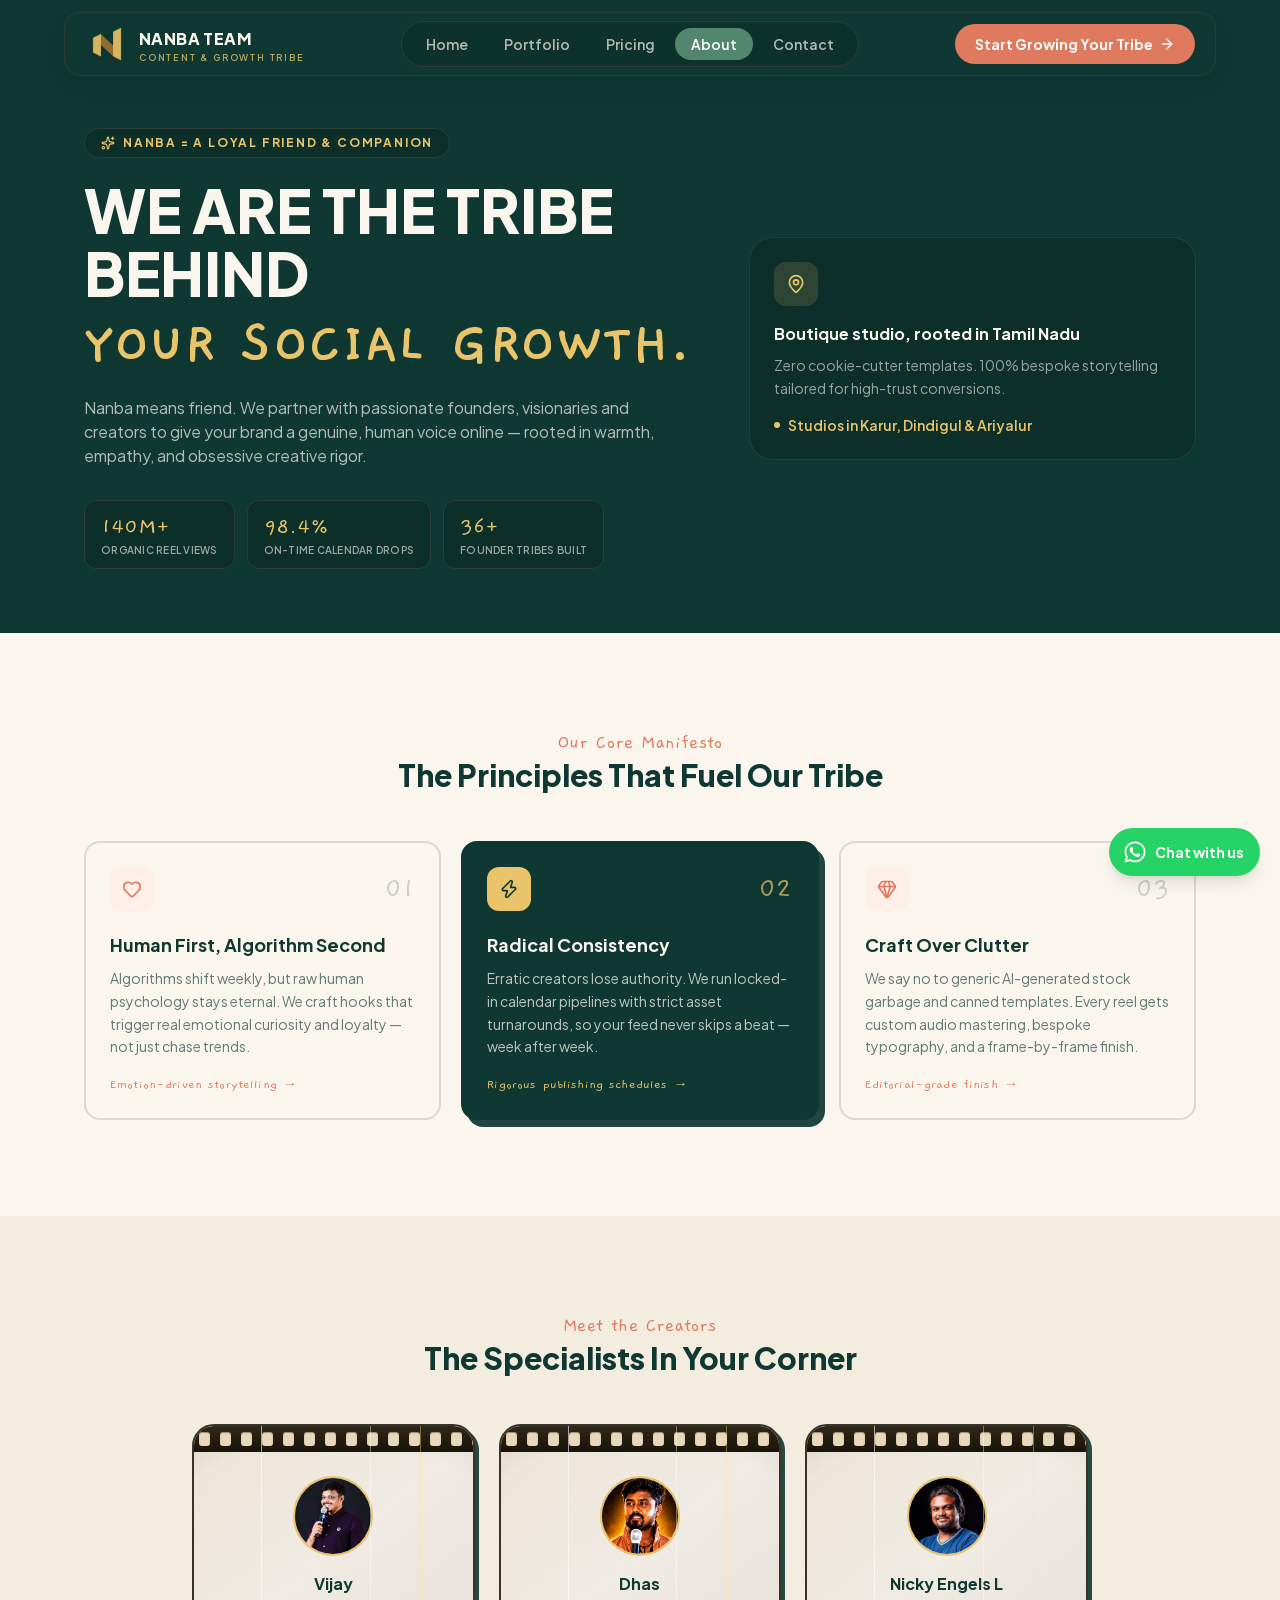
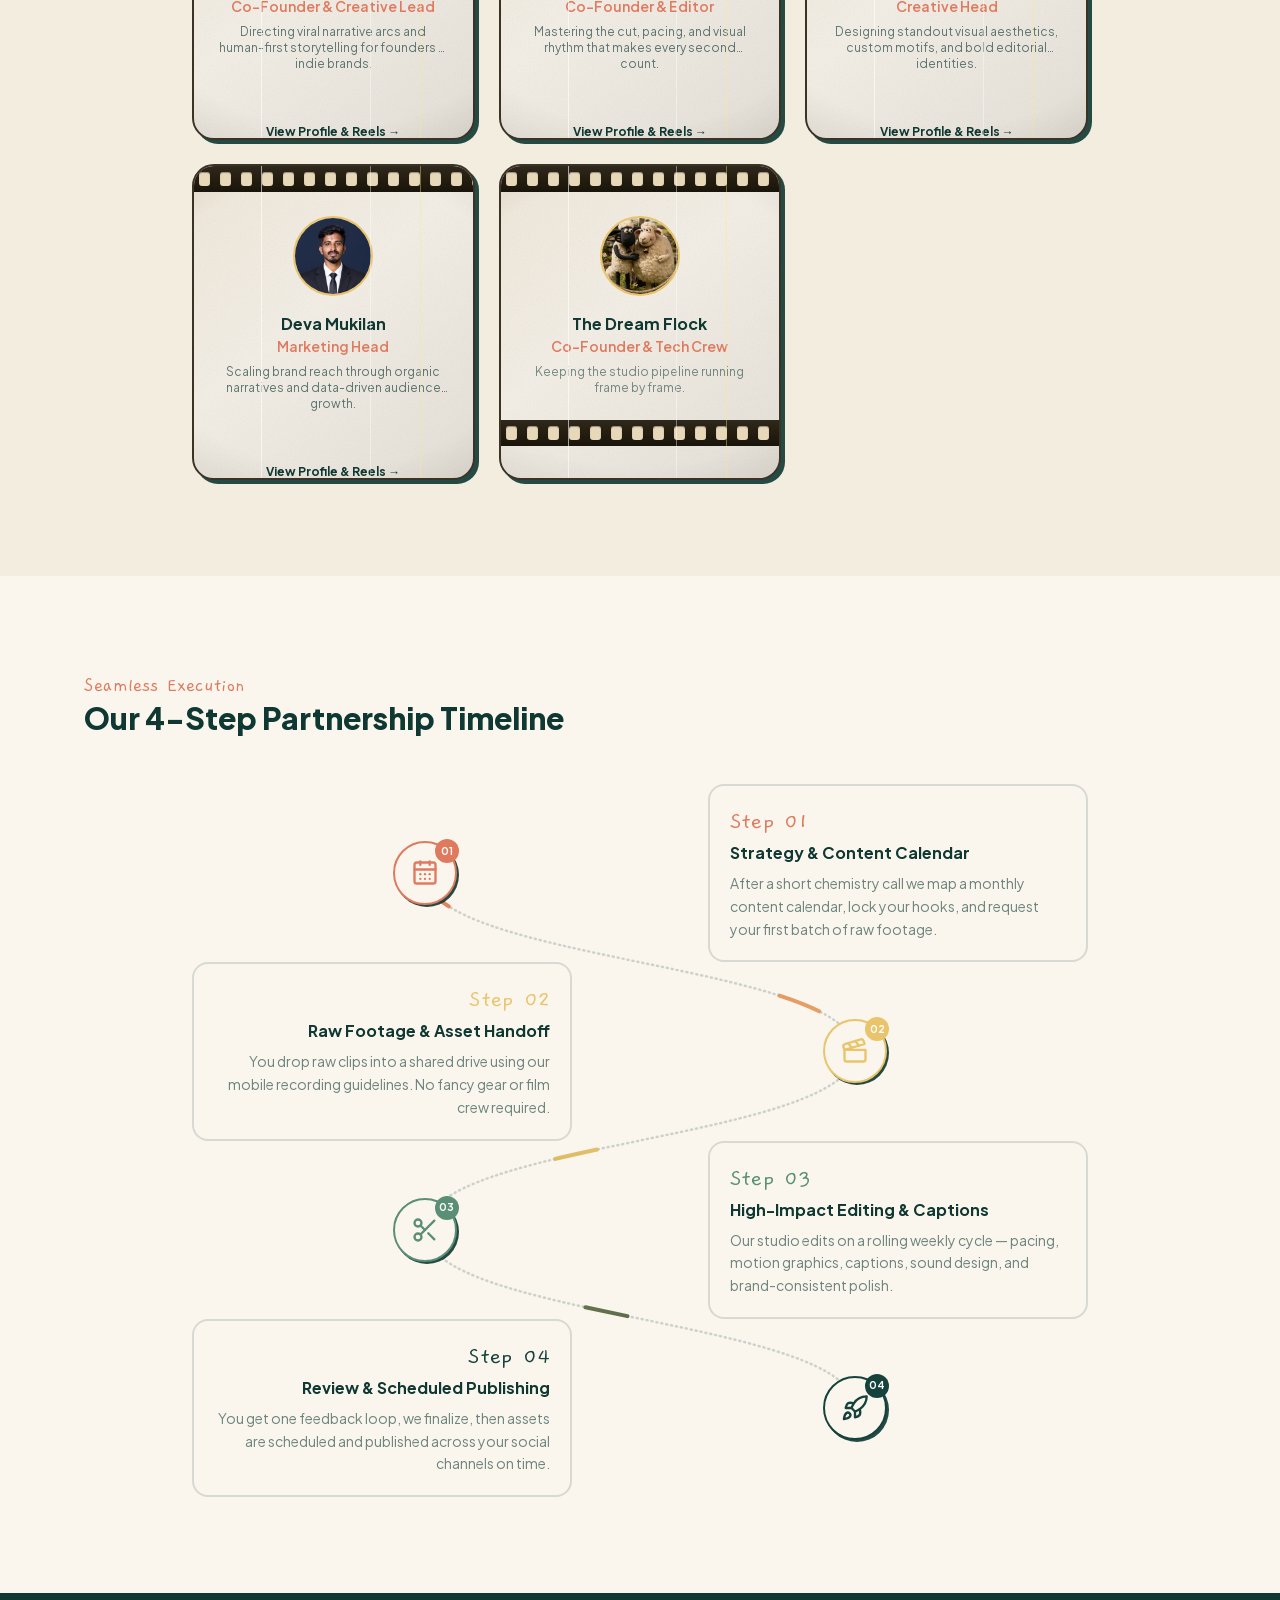
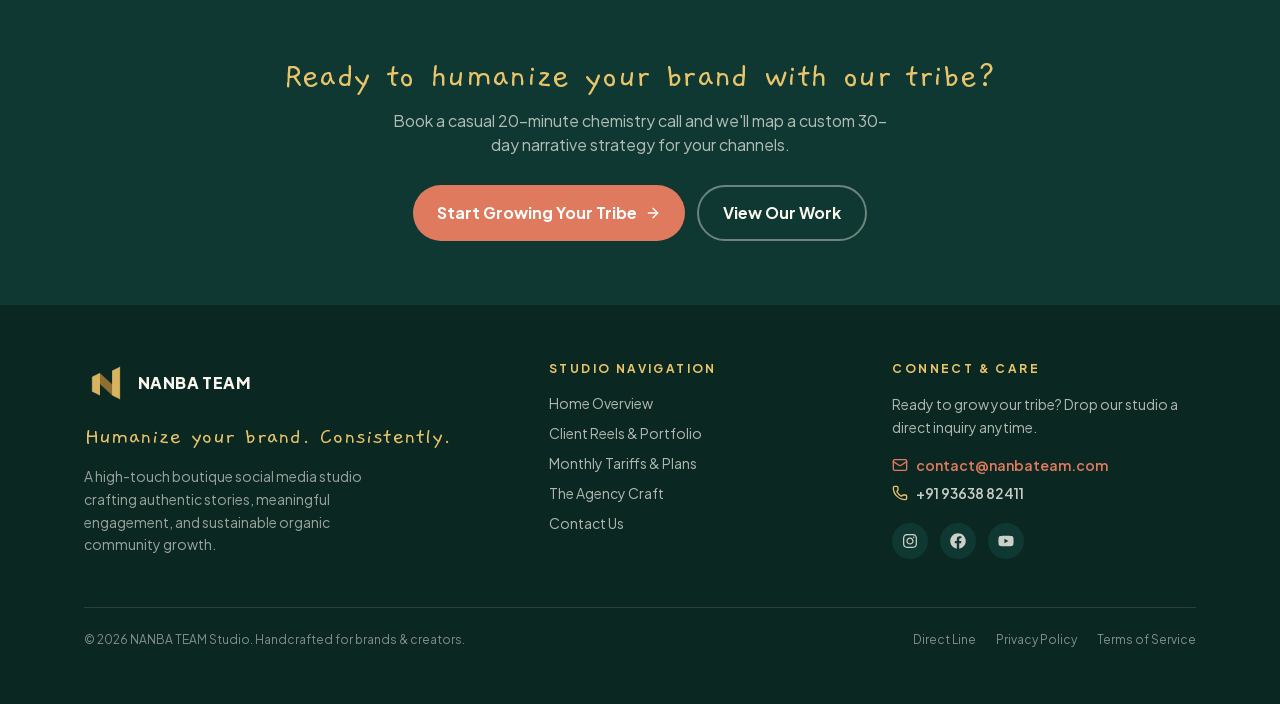
<file: about.html>
<!DOCTYPE html><html lang="en" class="gaegu_7c26d8f-module__zzpwxG__variable plus_jakarta_sans_e9451152-module__eMpaqG__variable h-full scroll-smooth antialiased overflow-x-clip"><head><meta charSet="utf-8"/><meta name="viewport" content="width=device-width, initial-scale=1"/><link rel="preload" href="/_next/static/media/02ab09f9d763c490-s.p.2z06xqu30airl.woff2" as="font" crossorigin="" type="font/woff2"/><link rel="preload" href="/_next/static/media/07f6361e5a7f80df-s.p.26av2_jsbqw2v.woff2" as="font" crossorigin="" type="font/woff2"/><link rel="preload" href="/_next/static/media/0889c66bad9b3c3b-s.p.3bu5-yd8kl91o.woff2" as="font" crossorigin="" type="font/woff2"/><link rel="preload" href="/_next/static/media/0be4ac5e39e9c602-s.p.1ew488432_xl1.woff2" as="font" crossorigin="" type="font/woff2"/><link rel="preload" href="/_next/static/media/0d9b096f9220bd2f-s.p.0mh0q1hdow45z.woff2" as="font" crossorigin="" type="font/woff2"/><link rel="preload" href="/_next/static/media/1ad3d68beda43b24-s.p.2brx1eskz0krx.woff2" as="font" crossorigin="" type="font/woff2"/><link rel="preload" href="/_next/static/media/1ee19894c821c06f-s.p.36zhr-3iyc0t_.woff2" as="font" crossorigin="" type="font/woff2"/><link rel="preload" href="/_next/static/media/202883325cd39b81-s.p.34hb9edh362c2.woff2" as="font" crossorigin="" type="font/woff2"/><link rel="preload" href="/_next/static/media/204f31b94d038ed8-s.p.2ocgn5f1t_rbs.woff2" as="font" crossorigin="" type="font/woff2"/><link rel="preload" href="/_next/static/media/20c699199e222389-s.p.2qbe9lbhqfc7x.woff2" as="font" crossorigin="" type="font/woff2"/><link rel="preload" href="/_next/static/media/21991a609c1e4f24-s.p.1x-bwd_pke8d1.woff2" as="font" crossorigin="" type="font/woff2"/><link rel="preload" href="/_next/static/media/2226ad673b3fc0f6-s.p.1l7dnuyk6zhsk.woff2" as="font" crossorigin="" type="font/woff2"/><link rel="preload" href="/_next/static/media/2348b8dc2aca3f08-s.p.18v5fvstyihp3.woff2" as="font" crossorigin="" type="font/woff2"/><link rel="preload" href="/_next/static/media/237cbc7a510357a4-s.p.1iu-ph6b7b-4t.woff2" as="font" crossorigin="" type="font/woff2"/><link rel="preload" href="/_next/static/media/2b2eb8324c5f676a-s.p.2213uwbx3dwca.woff2" as="font" crossorigin="" type="font/woff2"/><link rel="preload" href="/_next/static/media/2b9962b1a2496f46-s.p.17w4vje8-ipgt.woff2" as="font" crossorigin="" type="font/woff2"/><link rel="preload" href="/_next/static/media/31d5de0b6304925d-s.p.3h4ut7jubgzyn.woff2" as="font" crossorigin="" type="font/woff2"/><link rel="preload" href="/_next/static/media/388ed6884b939c78-s.p.39i7gisshnir0.woff2" as="font" crossorigin="" type="font/woff2"/><link rel="preload" href="/_next/static/media/39bf5d97aec1c546-s.p.06c_m0aisupbr.woff2" as="font" crossorigin="" type="font/woff2"/><link rel="preload" href="/_next/static/media/39cc94e2095c98c9-s.p.3ud9gf32vyxjr.woff2" as="font" crossorigin="" type="font/woff2"/><link rel="preload" href="/_next/static/media/3bafb67cb5db234f-s.p.0sein3sbia7yl.woff2" as="font" crossorigin="" type="font/woff2"/><link rel="preload" href="/_next/static/media/3fd9a1b1e379a4e3-s.p.2aq_x5zo8qukl.woff2" as="font" crossorigin="" type="font/woff2"/><link rel="preload" href="/_next/static/media/41756c35938a897b-s.p.3ij7sxvma5f83.woff2" as="font" crossorigin="" type="font/woff2"/><link rel="preload" href="/_next/static/media/44f842f7de634629-s.p.30w83po6pjqte.woff2" as="font" crossorigin="" type="font/woff2"/><link rel="preload" href="/_next/static/media/47696934a7570da2-s.p.1rtq36x7rz84k.woff2" as="font" crossorigin="" type="font/woff2"/><link rel="preload" href="/_next/static/media/4839acb9d141f772-s.p.3eb2uesbhz9fa.woff2" as="font" crossorigin="" type="font/woff2"/><link rel="preload" href="/_next/static/media/48a96dcb9690e60c-s.p.0c49pac54i1ry.woff2" as="font" crossorigin="" type="font/woff2"/><link rel="preload" href="/_next/static/media/4d2098fe38b52459-s.p.1-31cv4hlnr44.woff2" as="font" crossorigin="" type="font/woff2"/><link rel="preload" href="/_next/static/media/4edddecc9770748a-s.p.3b52kuw3s317p.woff2" as="font" crossorigin="" type="font/woff2"/><link rel="preload" href="/_next/static/media/4ef28ae728707c88-s.p.0hv5pa9fvdldx.woff2" as="font" crossorigin="" type="font/woff2"/><link rel="preload" href="/_next/static/media/510d904d59ba32cc-s.p.3wwjw6hl4fb2d.woff2" as="font" crossorigin="" type="font/woff2"/><link rel="preload" href="/_next/static/media/542b922a717396a8-s.p.00eqib7ed9sjx.woff2" as="font" crossorigin="" type="font/woff2"/><link rel="preload" href="/_next/static/media/54ff2b849676b7ad-s.p.0v1eac1x8dybe.woff2" as="font" crossorigin="" type="font/woff2"/><link rel="preload" href="/_next/static/media/551ad6335de14b6d-s.p.3axi0fmzhcr48.woff2" as="font" crossorigin="" type="font/woff2"/><link rel="preload" href="/_next/static/media/555f6c9779a6ea2f-s.p.008y3w7hox3jm.woff2" as="font" crossorigin="" type="font/woff2"/><link rel="preload" href="/_next/static/media/5e3de3e2d3980614-s.p.0q-k4db4rpss1.woff2" as="font" crossorigin="" type="font/woff2"/><link rel="preload" href="/_next/static/media/5fd7b71943441d3d-s.p.2bggcmk0jzdee.woff2" as="font" crossorigin="" type="font/woff2"/><link rel="preload" href="/_next/static/media/60e97c82bbf2656a-s.p.0ha4tyojtkydt.woff2" as="font" crossorigin="" type="font/woff2"/><link rel="preload" href="/_next/static/media/633700c5144cf57b-s.p.071i-7zxz9gi2.woff2" as="font" crossorigin="" type="font/woff2"/><link rel="preload" href="/_next/static/media/6859b2bc6353e7e0-s.p.2d4wovlvb57bc.woff2" as="font" crossorigin="" type="font/woff2"/><link rel="preload" href="/_next/static/media/70624fd140078077-s.p.23jkk6rr0_8fk.woff2" as="font" crossorigin="" type="font/woff2"/><link rel="preload" href="/_next/static/media/708ac5215e601874-s.p.1otlbanmpt5tq.woff2" as="font" crossorigin="" type="font/woff2"/><link rel="preload" href="/_next/static/media/740073afa6d6604a-s.p.1nbpk8-73d_oc.woff2" as="font" crossorigin="" type="font/woff2"/><link rel="preload" href="/_next/static/media/768b290376bb94a3-s.p.1oto7bq1wstw1.woff2" as="font" crossorigin="" type="font/woff2"/><link rel="preload" href="/_next/static/media/789ae921f9ad0c32-s.p.1hzfxwe0g_4r6.woff2" as="font" crossorigin="" type="font/woff2"/><link rel="preload" href="/_next/static/media/794e4d4a6de731ed-s.p.434e-nz-wzhqd.woff2" as="font" crossorigin="" type="font/woff2"/><link rel="preload" href="/_next/static/media/7a9067cce673902f-s.p.2vrfifoe5swj7.woff2" as="font" crossorigin="" type="font/woff2"/><link rel="preload" href="/_next/static/media/7a989262f8963453-s.p.3dgdp7v1qvdfw.woff2" as="font" crossorigin="" type="font/woff2"/><link rel="preload" href="/_next/static/media/7fd638b15ad3af69-s.p.2rtd4_em2kmrp.woff2" as="font" crossorigin="" type="font/woff2"/><link rel="preload" href="/_next/static/media/80acc2f9d1790aee-s.p.3p1t1rei93fh0.woff2" as="font" crossorigin="" type="font/woff2"/><link rel="preload" href="/_next/static/media/8a172900e148830b-s.p.2w3jr8on308z4.woff2" as="font" crossorigin="" type="font/woff2"/><link rel="preload" href="/_next/static/media/8a706fcd092647c2-s.p.3f42frf00l82t.woff2" as="font" crossorigin="" type="font/woff2"/><link rel="preload" href="/_next/static/media/8ac56e8155405d86-s.p.2bbg-70eaudbk.woff2" as="font" crossorigin="" type="font/woff2"/><link rel="preload" href="/_next/static/media/8dd9d9ccf770dc02-s.p.04cq_wu1aeppn.woff2" as="font" crossorigin="" type="font/woff2"/><link rel="preload" href="/_next/static/media/8f102ac0d216e63f-s.p.0c_kz8whdv8or.woff2" as="font" crossorigin="" type="font/woff2"/><link rel="preload" href="/_next/static/media/8f8866676db871eb-s.p.40j30xrne1tay.woff2" as="font" crossorigin="" type="font/woff2"/><link rel="preload" href="/_next/static/media/9001c6e9193bd339-s.p.08unp-5_f1nmc.woff2" as="font" crossorigin="" type="font/woff2"/><link rel="preload" href="/_next/static/media/90cc20c11ed8e383-s.p.0apishbt6ot2x.woff2" as="font" crossorigin="" type="font/woff2"/><link rel="preload" href="/_next/static/media/92a4078f473b310a-s.p.3fholbloho3ce.woff2" as="font" crossorigin="" type="font/woff2"/><link rel="preload" href="/_next/static/media/966bb41cb5a84927-s.p.099ncwluo1pwv.woff2" as="font" crossorigin="" type="font/woff2"/><link rel="preload" href="/_next/static/media/9a2b8e2c490f308b-s.p.1tz91wep1x4gt.woff2" as="font" crossorigin="" type="font/woff2"/><link rel="preload" href="/_next/static/media/a80e5595f83d8b55-s.p.141x3jy_o2s_c.woff2" as="font" crossorigin="" type="font/woff2"/><link rel="preload" href="/_next/static/media/a867e5c2eed94751-s.p.23t_b7b8id_jc.woff2" as="font" crossorigin="" type="font/woff2"/><link rel="preload" href="/_next/static/media/abb9471e6803e3b8-s.p.16wdtjxottyq5.woff2" as="font" crossorigin="" type="font/woff2"/><link rel="preload" href="/_next/static/media/ac24db6a9998d311-s.p.3k92o99w2r654.woff2" as="font" crossorigin="" type="font/woff2"/><link rel="preload" href="/_next/static/media/adcb0330ba1b733e-s.p.3e9hq8x9jcw5f.woff2" as="font" crossorigin="" type="font/woff2"/><link rel="preload" href="/_next/static/media/b16d1c0c05e32a60-s.p.3hmujwi2x_d30.woff2" as="font" crossorigin="" type="font/woff2"/><link rel="preload" href="/_next/static/media/b8e59591506d0376-s.p.3br1yix7oid_s.woff2" as="font" crossorigin="" type="font/woff2"/><link rel="preload" href="/_next/static/media/b9de63e0a9fe0cf2-s.p.0kjbuy1fntxbt.woff2" as="font" crossorigin="" type="font/woff2"/><link rel="preload" href="/_next/static/media/c0f41373200663e9-s.p.17cwfm6qvzrcp.woff2" as="font" crossorigin="" type="font/woff2"/><link rel="preload" href="/_next/static/media/c14643a64a206949-s.p.44vfzu3s8d0o-.woff2" as="font" crossorigin="" type="font/woff2"/><link rel="preload" href="/_next/static/media/c18b3b7a2b12e7e3-s.p.3mcuhpjyi5m-5.woff2" as="font" crossorigin="" type="font/woff2"/><link rel="preload" href="/_next/static/media/c3a2990550a35540-s.p.1jwaqtabaz-m1.woff2" as="font" crossorigin="" type="font/woff2"/><link rel="preload" href="/_next/static/media/c81cd2cb3833e14d-s.p.1a-mlleribx4n.woff2" as="font" crossorigin="" type="font/woff2"/><link rel="preload" href="/_next/static/media/c8913da47d88777c-s.p.2u7ia6dg59fw9.woff2" as="font" crossorigin="" type="font/woff2"/><link rel="preload" href="/_next/static/media/cb01828b1f2642c1-s.p.0er-mb7ckf2du.woff2" as="font" crossorigin="" type="font/woff2"/><link rel="preload" href="/_next/static/media/cd147e7610168de3-s.p.30ah9lebvhxwf.woff2" as="font" crossorigin="" type="font/woff2"/><link rel="preload" href="/_next/static/media/d409128fdf063a28-s.p.2nleos27rd6dz.woff2" as="font" crossorigin="" type="font/woff2"/><link rel="preload" href="/_next/static/media/d87a2a6770484bbb-s.p.44z_7ancu-y5w.woff2" as="font" crossorigin="" type="font/woff2"/><link rel="preload" href="/_next/static/media/d87fe24f77c16a44-s.p.2pxhm5vwfw62e.woff2" as="font" crossorigin="" type="font/woff2"/><link rel="preload" href="/_next/static/media/da58ab5d8c1bbfc4-s.p.30j5qaj7faer7.woff2" as="font" crossorigin="" type="font/woff2"/><link rel="preload" href="/_next/static/media/db7b7fd3abb88410-s.p.16kneh1k30jk1.woff2" as="font" crossorigin="" type="font/woff2"/><link rel="preload" href="/_next/static/media/e04cae570ef1238a-s.p.0rzafts9fhw6x.woff2" as="font" crossorigin="" type="font/woff2"/><link rel="preload" href="/_next/static/media/e1e2f928535adaaf-s.p.3gedjnv4zpaja.woff2" as="font" crossorigin="" type="font/woff2"/><link rel="preload" href="/_next/static/media/e2c8bcaf359549f0-s.p.40ou3re1-vfex.woff2" as="font" crossorigin="" type="font/woff2"/><link rel="preload" href="/_next/static/media/e6e2c050d15af498-s.p.3m5ws44fh70q_.woff2" as="font" crossorigin="" type="font/woff2"/><link rel="preload" href="/_next/static/media/ef928e3c69d1408e-s.p.1j8bi-_bymyuh.woff2" as="font" crossorigin="" type="font/woff2"/><link rel="preload" href="/_next/static/media/f4a375c7008cdc4c-s.p.2hn01u8byatk2.woff2" as="font" crossorigin="" type="font/woff2"/><link rel="preload" href="/_next/static/media/f757dc6152132153-s.p.1s9qu896-qyi0.woff2" as="font" crossorigin="" type="font/woff2"/><link rel="preload" href="/_next/static/media/fba5a26ea33df6a3-s.p.18rizl4rsrl42.woff2" as="font" crossorigin="" type="font/woff2"/><link rel="preload" href="/_next/static/media/ff517ff56ff3579f-s.p.3s8bii8asllhp.woff2" as="font" crossorigin="" type="font/woff2"/><link rel="preload" as="image" href="/logo.png"/><link rel="preload" as="image" href="/team/vijay-v2.jpg"/><link rel="preload" as="image" href="/team/dhas-v2.jpg"/><link rel="preload" as="image" href="/team/nicky.jpg"/><link rel="preload" as="image" href="/team/deva.jpg"/><link rel="preload" as="image" href="/team/techcrew.jpg"/><link rel="stylesheet" href="/_next/static/chunks/14yj1wxo8a4u_.css" data-precedence="next"/><link rel="stylesheet" href="/_next/static/chunks/1jqpki2k0jgjv.css" data-precedence="next"/><link rel="preload" as="script" fetchPriority="low" href="/_next/static/chunks/3s6nzrbk-8mnv.js"/><script src="/_next/static/chunks/19mx3mg6lkumu.js" async=""></script><script src="/_next/static/chunks/3g4px251sg85e.js" async=""></script><script src="/_next/static/chunks/0tgjiok8t6d_n.js" async=""></script><script src="/_next/static/chunks/turbopack-2wgs7irzom57_.js" async=""></script><script src="/_next/static/chunks/0h2qsuyze9ds1.js" async=""></script><script src="/_next/static/chunks/1l3cyqqx0vgr6.js" async=""></script><script src="/_next/static/chunks/0z6h9trm30dgw.js" async=""></script><script src="/_next/static/chunks/1_kdzz48cb5_0.js" async=""></script><script src="/_next/static/chunks/270ncg4atf5_l.js" async=""></script><script src="/_next/static/chunks/2di_n014kibze.js" async=""></script><title>NANBA TEAM — Humanize Your Brand. Consistently.</title><meta name="description" content="A high-touch boutique social media studio crafting authentic short-form video content, reels and page management for founders, creators and indie brands."/><link rel="canonical" href="https://www.nanbateam.com"/><meta property="og:title" content="NANBA TEAM — Humanize Your Brand. Consistently."/><meta property="og:description" content="A high-touch boutique social media studio crafting authentic short-form video content, reels and page management for founders, creators and indie brands."/><meta property="og:url" content="https://www.nanbateam.com"/><meta property="og:site_name" content="Nanba Team"/><meta property="og:image" content="https://www.nanbateam.com/nanba-team-logo-1200x630.png"/><meta property="og:image:alt" content="Nanba Team Logo"/><meta property="og:type" content="website"/><meta name="twitter:card" content="summary_large_image"/><meta name="twitter:title" content="NANBA TEAM — Humanize Your Brand. Consistently."/><meta name="twitter:description" content="A high-touch boutique social media studio crafting authentic short-form video content, reels and page management for founders, creators and indie brands."/><meta name="twitter:image" content="https://www.nanbateam.com/nanba-team-logo-1200x630.png"/><meta name="twitter:image:alt" content="Nanba Team Logo"/><link rel="icon" href="/favicon.ico?favicon.1oj3ag_hqwmh9.ico" sizes="64x64" type="image/x-icon"/><link rel="icon" href="/icon.png?icon.25h7l8lnt34qs.png" sizes="512x512" type="image/png"/><meta name="next-size-adjust" content=""/><script src="/_next/static/chunks/0cz1d0mv5g_q7.js" noModule=""></script></head><body class="min-h-full flex flex-col overflow-x-hidden bg-brand-cream text-brand-teal font-sans selection:bg-brand-gold/40 pb-16 md:pb-0"><div hidden=""><!--$--><!--/$--></div><nav class="fixed top-0 inset-x-0 z-50 px-3 sm:px-4 pt-3"><div class="max-w-6xl mx-auto px-4 sm:px-5 h-14 md:h-16 flex items-center justify-center md:justify-between rounded-2xl bg-brand-teal border border-brand-border shadow-[0_10px_30px_-10px_rgba(10,39,34,0.6)]"><a class="flex items-center gap-2.5" href="/"><img alt="NANBA TEAM logo" width="44" height="44" decoding="async" data-nimg="1" class="w-10 h-10 md:w-11 md:h-11 object-contain drop-shadow" style="color:transparent" src="/logo.png"/><span class="leading-none"><span class="block text-brand-cream font-extrabold tracking-wide text-sm md:text-base">NANBA TEAM</span><span class="block text-brand-gold/80 text-[9px] font-semibold tracking-[0.2em] mt-0.5">CONTENT &amp; GROWTH TRIBE</span></span></a><div class="hidden md:flex items-center gap-1 bg-brand-dark/40 rounded-full px-2 py-1.5 border border-brand-border"><a class="px-4 py-1.5 rounded-full text-sm font-semibold transition-colors text-brand-cream/70 hover:text-brand-cream" href="/">Home</a><a class="px-4 py-1.5 rounded-full text-sm font-semibold transition-colors text-brand-cream/70 hover:text-brand-cream" href="/portfolio">Portfolio</a><a class="px-4 py-1.5 rounded-full text-sm font-semibold transition-colors text-brand-cream/70 hover:text-brand-cream" href="/pricing">Pricing</a><a class="px-4 py-1.5 rounded-full text-sm font-semibold transition-colors bg-brand-sage/90 text-white" href="/about">About</a><a class="px-4 py-1.5 rounded-full text-sm font-semibold transition-colors text-brand-cream/70 hover:text-brand-cream" href="/contact">Contact</a></div><a class="hidden md:inline-flex items-center gap-1.5 bg-brand-terracotta text-white text-sm font-bold px-4 lg:px-5 py-2.5 rounded-full hover:brightness-105 transition-all shadow-doodle-sm" href="/contact">Start Growing Your Tribe<svg xmlns="http://www.w3.org/2000/svg" width="24" height="24" viewBox="0 0 24 24" fill="none" stroke="currentColor" stroke-width="2" stroke-linecap="round" stroke-linejoin="round" class="lucide lucide-arrow-right w-4 h-4" aria-hidden="true"><path d="M5 12h14"></path><path d="m12 5 7 7-7 7"></path></svg></a></div></nav><main class="flex-1"><section class="bg-brand-teal text-brand-cream pt-28 md:pt-32 pb-16"><div class="max-w-6xl mx-auto px-5 grid gap-10 lg:grid-cols-[1.4fr_1fr] items-center"><div><span class="inline-flex items-center gap-2 text-xs font-bold tracking-[0.15em] text-brand-gold bg-brand-dark/50 border border-brand-border rounded-full px-4 py-1.5"><svg xmlns="http://www.w3.org/2000/svg" width="24" height="24" viewBox="0 0 24 24" fill="none" stroke="currentColor" stroke-width="2" stroke-linecap="round" stroke-linejoin="round" class="lucide lucide-sparkles lucide-stars w-3.5 h-3.5" aria-hidden="true"><path d="M11.017 2.814a1 1 0 0 1 1.966 0l1.051 5.558a2 2 0 0 0 1.594 1.594l5.558 1.051a1 1 0 0 1 0 1.966l-5.558 1.051a2 2 0 0 0-1.594 1.594l-1.051 5.558a1 1 0 0 1-1.966 0l-1.051-5.558a2 2 0 0 0-1.594-1.594l-5.558-1.051a1 1 0 0 1 0-1.966l5.558-1.051a2 2 0 0 0 1.594-1.594z"></path><path d="M20 2v4"></path><path d="M22 4h-4"></path><circle cx="4" cy="20" r="2"></circle></svg> NANBA = A LOYAL FRIEND &amp; COMPANION</span><h1 class="mt-5 text-4xl md:text-6xl font-extrabold leading-[1.05]">WE ARE THE TRIBE BEHIND<br/><span class="font-hand text-brand-gold">YOUR SOCIAL GROWTH.</span></h1><p class="mt-5 text-brand-cream/70 max-w-xl">Nanba means friend. We partner with passionate founders, visionaries and creators to give your brand a genuine, human voice online — rooted in warmth, empathy, and obsessive creative rigor.</p><div class="mt-8 flex flex-wrap gap-3"><div class="bg-brand-dark/50 border border-brand-border rounded-xl px-4 py-2.5"><span class="font-hand text-brand-gold text-2xl">140M+</span><span class="block text-[10px] text-brand-cream/60 font-semibold uppercase tracking-wide">Organic Reel Views</span></div><div class="bg-brand-dark/50 border border-brand-border rounded-xl px-4 py-2.5"><span class="font-hand text-brand-gold text-2xl">98.4%</span><span class="block text-[10px] text-brand-cream/60 font-semibold uppercase tracking-wide">On-Time Calendar Drops</span></div><div class="bg-brand-dark/50 border border-brand-border rounded-xl px-4 py-2.5"><span class="font-hand text-brand-gold text-2xl">36+</span><span class="block text-[10px] text-brand-cream/60 font-semibold uppercase tracking-wide">Founder Tribes Built</span></div></div></div><div class="bg-brand-dark/50 border border-brand-border rounded-3xl p-6"><span class="w-11 h-11 rounded-xl bg-brand-gold/15 flex items-center justify-center text-brand-gold mb-4"><svg xmlns="http://www.w3.org/2000/svg" width="24" height="24" viewBox="0 0 24 24" fill="none" stroke="currentColor" stroke-width="2" stroke-linecap="round" stroke-linejoin="round" class="lucide lucide-map-pin w-5 h-5" aria-hidden="true"><path d="M20 10c0 4.993-5.539 10.193-7.399 11.799a1 1 0 0 1-1.202 0C9.539 20.193 4 14.993 4 10a8 8 0 0 1 16 0"></path><circle cx="12" cy="10" r="3"></circle></svg></span><h3 class="font-bold text-brand-cream mb-2">Boutique studio, rooted in Tamil Nadu</h3><p class="text-brand-cream/60 text-sm leading-relaxed mb-4">Zero cookie-cutter templates. 100% bespoke storytelling tailored for high-trust conversions.</p><p class="flex items-center gap-2 text-sm font-semibold text-brand-gold"><span class="w-1.5 h-1.5 rounded-full bg-brand-gold"></span>Studios in <!-- -->Karur, Dindigul &amp; Ariyalur</p></div></div></section><section class="bg-brand-cream py-16 md:py-24"><div class="max-w-6xl mx-auto px-5"><div class="text-center mb-12"><p class="font-hand text-brand-terracotta text-xl">Our Core Manifesto</p><h2 class="font-extrabold text-brand-teal text-2xl md:text-3xl">The Principles That Fuel Our Tribe</h2></div></div><div class="hidden md:grid max-w-6xl mx-auto px-5 gap-5 md:grid-cols-3"><div class="flex"><div class="w-full h-full flex flex-col rounded-2xl border-2 p-6 bg-brand-cream text-brand-teal border-brand-teal/15"><div class="flex items-center justify-between mb-5"><span class="w-11 h-11 rounded-xl flex items-center justify-center bg-brand-peach text-brand-terracotta"><svg xmlns="http://www.w3.org/2000/svg" width="24" height="24" viewBox="0 0 24 24" fill="none" stroke="currentColor" stroke-width="2" stroke-linecap="round" stroke-linejoin="round" class="lucide lucide-heart w-5 h-5" aria-hidden="true"><path d="M2 9.5a5.5 5.5 0 0 1 9.591-3.676.56.56 0 0 0 .818 0A5.49 5.49 0 0 1 22 9.5c0 2.29-1.5 4-3 5.5l-5.492 5.313a2 2 0 0 1-3 .019L5 15c-1.5-1.5-3-3.2-3-5.5"></path></svg></span><span class="font-hand text-3xl text-brand-teal/20">01</span></div><h3 class="font-bold text-lg mb-2">Human First, Algorithm Second</h3><p class="text-sm leading-relaxed mb-4 text-brand-teal/65">Algorithms shift weekly, but raw human psychology stays eternal. We craft hooks that trigger real emotional curiosity and loyalty — not just chase trends.</p><span class="mt-auto font-hand text-sm text-brand-terracotta">Emotion-driven storytelling<!-- --> →</span></div></div><div class="flex"><div class="w-full h-full flex flex-col rounded-2xl border-2 p-6 bg-brand-teal text-brand-cream border-brand-teal shadow-doodle-lg"><div class="flex items-center justify-between mb-5"><span class="w-11 h-11 rounded-xl flex items-center justify-center bg-brand-gold text-brand-teal"><svg xmlns="http://www.w3.org/2000/svg" width="24" height="24" viewBox="0 0 24 24" fill="none" stroke="currentColor" stroke-width="2" stroke-linecap="round" stroke-linejoin="round" class="lucide lucide-zap w-5 h-5" aria-hidden="true"><path d="M15.914 4a1.5 1.5 0 00-2.474-1.561l-9 9A1.5 1.5 0 005.5 14h4.002a.5.5 0 01.471.666L8.086 20a1.5 1.5 0 002.475 1.56l9-9A1.5 1.5 0 0018.5 10h-3.997a.5.5 0 01-.472-.667z"></path></svg></span><span class="font-hand text-3xl text-brand-gold/70">02</span></div><h3 class="font-bold text-lg mb-2">Radical Consistency</h3><p class="text-sm leading-relaxed mb-4 text-brand-cream/75">Erratic creators lose authority. We run locked-in calendar pipelines with strict asset turnarounds, so your feed never skips a beat — week after week.</p><span class="mt-auto font-hand text-sm text-brand-gold">Rigorous publishing schedules<!-- --> →</span></div></div><div class="flex"><div class="w-full h-full flex flex-col rounded-2xl border-2 p-6 bg-brand-cream text-brand-teal border-brand-teal/15"><div class="flex items-center justify-between mb-5"><span class="w-11 h-11 rounded-xl flex items-center justify-center bg-brand-peach text-brand-terracotta"><svg xmlns="http://www.w3.org/2000/svg" width="24" height="24" viewBox="0 0 24 24" fill="none" stroke="currentColor" stroke-width="2" stroke-linecap="round" stroke-linejoin="round" class="lucide lucide-gem w-5 h-5" aria-hidden="true"><path d="M10.5 3 8 9l4 13 4-13-2.5-6"></path><path d="M17 3a2 2 0 0 1 1.6.8l3 4a2 2 0 0 1 .013 2.382l-7.99 10.986a2 2 0 0 1-3.247 0l-7.99-10.986A2 2 0 0 1 2.4 7.8l2.998-3.997A2 2 0 0 1 7 3z"></path><path d="M2 9h20"></path></svg></span><span class="font-hand text-3xl text-brand-teal/20">03</span></div><h3 class="font-bold text-lg mb-2">Craft Over Clutter</h3><p class="text-sm leading-relaxed mb-4 text-brand-teal/65">We say no to generic AI-generated stock garbage and canned templates. Every reel gets custom audio mastering, bespoke typography, and a frame-by-frame finish.</p><span class="mt-auto font-hand text-sm text-brand-terracotta">Editorial-grade finish<!-- --> →</span></div></div></div><div class="relative marquee-pause overflow-hidden md:hidden"><div class="pointer-events-none absolute inset-y-0 left-0 w-10 sm:w-24 z-10 bg-gradient-to-r from-brand-cream to-transparent"></div><div class="pointer-events-none absolute inset-y-0 right-0 w-10 sm:w-24 z-10 bg-gradient-to-l from-brand-cream to-transparent"></div><div class="flex w-max items-stretch py-2"><div class="flex items-stretch animate-marquee" style="animation-duration:50s"><div class="shrink-0 px-2.5 flex w-80"><div class="w-full h-full flex flex-col rounded-2xl border-2 p-6 bg-brand-cream text-brand-teal border-brand-teal/15"><div class="flex items-center justify-between mb-5"><span class="w-11 h-11 rounded-xl flex items-center justify-center bg-brand-peach text-brand-terracotta"><svg xmlns="http://www.w3.org/2000/svg" width="24" height="24" viewBox="0 0 24 24" fill="none" stroke="currentColor" stroke-width="2" stroke-linecap="round" stroke-linejoin="round" class="lucide lucide-heart w-5 h-5" aria-hidden="true"><path d="M2 9.5a5.5 5.5 0 0 1 9.591-3.676.56.56 0 0 0 .818 0A5.49 5.49 0 0 1 22 9.5c0 2.29-1.5 4-3 5.5l-5.492 5.313a2 2 0 0 1-3 .019L5 15c-1.5-1.5-3-3.2-3-5.5"></path></svg></span><span class="font-hand text-3xl text-brand-teal/20">01</span></div><h3 class="font-bold text-lg mb-2">Human First, Algorithm Second</h3><p class="text-sm leading-relaxed mb-4 text-brand-teal/65">Algorithms shift weekly, but raw human psychology stays eternal. We craft hooks that trigger real emotional curiosity and loyalty — not just chase trends.</p><span class="mt-auto font-hand text-sm text-brand-terracotta">Emotion-driven storytelling<!-- --> →</span></div></div><div class="shrink-0 px-2.5 flex w-80"><div class="w-full h-full flex flex-col rounded-2xl border-2 p-6 bg-brand-teal text-brand-cream border-brand-teal shadow-doodle-lg"><div class="flex items-center justify-between mb-5"><span class="w-11 h-11 rounded-xl flex items-center justify-center bg-brand-gold text-brand-teal"><svg xmlns="http://www.w3.org/2000/svg" width="24" height="24" viewBox="0 0 24 24" fill="none" stroke="currentColor" stroke-width="2" stroke-linecap="round" stroke-linejoin="round" class="lucide lucide-zap w-5 h-5" aria-hidden="true"><path d="M15.914 4a1.5 1.5 0 00-2.474-1.561l-9 9A1.5 1.5 0 005.5 14h4.002a.5.5 0 01.471.666L8.086 20a1.5 1.5 0 002.475 1.56l9-9A1.5 1.5 0 0018.5 10h-3.997a.5.5 0 01-.472-.667z"></path></svg></span><span class="font-hand text-3xl text-brand-gold/70">02</span></div><h3 class="font-bold text-lg mb-2">Radical Consistency</h3><p class="text-sm leading-relaxed mb-4 text-brand-cream/75">Erratic creators lose authority. We run locked-in calendar pipelines with strict asset turnarounds, so your feed never skips a beat — week after week.</p><span class="mt-auto font-hand text-sm text-brand-gold">Rigorous publishing schedules<!-- --> →</span></div></div><div class="shrink-0 px-2.5 flex w-80"><div class="w-full h-full flex flex-col rounded-2xl border-2 p-6 bg-brand-cream text-brand-teal border-brand-teal/15"><div class="flex items-center justify-between mb-5"><span class="w-11 h-11 rounded-xl flex items-center justify-center bg-brand-peach text-brand-terracotta"><svg xmlns="http://www.w3.org/2000/svg" width="24" height="24" viewBox="0 0 24 24" fill="none" stroke="currentColor" stroke-width="2" stroke-linecap="round" stroke-linejoin="round" class="lucide lucide-gem w-5 h-5" aria-hidden="true"><path d="M10.5 3 8 9l4 13 4-13-2.5-6"></path><path d="M17 3a2 2 0 0 1 1.6.8l3 4a2 2 0 0 1 .013 2.382l-7.99 10.986a2 2 0 0 1-3.247 0l-7.99-10.986A2 2 0 0 1 2.4 7.8l2.998-3.997A2 2 0 0 1 7 3z"></path><path d="M2 9h20"></path></svg></span><span class="font-hand text-3xl text-brand-teal/20">03</span></div><h3 class="font-bold text-lg mb-2">Craft Over Clutter</h3><p class="text-sm leading-relaxed mb-4 text-brand-teal/65">We say no to generic AI-generated stock garbage and canned templates. Every reel gets custom audio mastering, bespoke typography, and a frame-by-frame finish.</p><span class="mt-auto font-hand text-sm text-brand-terracotta">Editorial-grade finish<!-- --> →</span></div></div><div class="shrink-0 px-2.5 flex w-80"><div class="w-full h-full flex flex-col rounded-2xl border-2 p-6 bg-brand-cream text-brand-teal border-brand-teal/15"><div class="flex items-center justify-between mb-5"><span class="w-11 h-11 rounded-xl flex items-center justify-center bg-brand-peach text-brand-terracotta"><svg xmlns="http://www.w3.org/2000/svg" width="24" height="24" viewBox="0 0 24 24" fill="none" stroke="currentColor" stroke-width="2" stroke-linecap="round" stroke-linejoin="round" class="lucide lucide-heart w-5 h-5" aria-hidden="true"><path d="M2 9.5a5.5 5.5 0 0 1 9.591-3.676.56.56 0 0 0 .818 0A5.49 5.49 0 0 1 22 9.5c0 2.29-1.5 4-3 5.5l-5.492 5.313a2 2 0 0 1-3 .019L5 15c-1.5-1.5-3-3.2-3-5.5"></path></svg></span><span class="font-hand text-3xl text-brand-teal/20">01</span></div><h3 class="font-bold text-lg mb-2">Human First, Algorithm Second</h3><p class="text-sm leading-relaxed mb-4 text-brand-teal/65">Algorithms shift weekly, but raw human psychology stays eternal. We craft hooks that trigger real emotional curiosity and loyalty — not just chase trends.</p><span class="mt-auto font-hand text-sm text-brand-terracotta">Emotion-driven storytelling<!-- --> →</span></div></div><div class="shrink-0 px-2.5 flex w-80"><div class="w-full h-full flex flex-col rounded-2xl border-2 p-6 bg-brand-teal text-brand-cream border-brand-teal shadow-doodle-lg"><div class="flex items-center justify-between mb-5"><span class="w-11 h-11 rounded-xl flex items-center justify-center bg-brand-gold text-brand-teal"><svg xmlns="http://www.w3.org/2000/svg" width="24" height="24" viewBox="0 0 24 24" fill="none" stroke="currentColor" stroke-width="2" stroke-linecap="round" stroke-linejoin="round" class="lucide lucide-zap w-5 h-5" aria-hidden="true"><path d="M15.914 4a1.5 1.5 0 00-2.474-1.561l-9 9A1.5 1.5 0 005.5 14h4.002a.5.5 0 01.471.666L8.086 20a1.5 1.5 0 002.475 1.56l9-9A1.5 1.5 0 0018.5 10h-3.997a.5.5 0 01-.472-.667z"></path></svg></span><span class="font-hand text-3xl text-brand-gold/70">02</span></div><h3 class="font-bold text-lg mb-2">Radical Consistency</h3><p class="text-sm leading-relaxed mb-4 text-brand-cream/75">Erratic creators lose authority. We run locked-in calendar pipelines with strict asset turnarounds, so your feed never skips a beat — week after week.</p><span class="mt-auto font-hand text-sm text-brand-gold">Rigorous publishing schedules<!-- --> →</span></div></div><div class="shrink-0 px-2.5 flex w-80"><div class="w-full h-full flex flex-col rounded-2xl border-2 p-6 bg-brand-cream text-brand-teal border-brand-teal/15"><div class="flex items-center justify-between mb-5"><span class="w-11 h-11 rounded-xl flex items-center justify-center bg-brand-peach text-brand-terracotta"><svg xmlns="http://www.w3.org/2000/svg" width="24" height="24" viewBox="0 0 24 24" fill="none" stroke="currentColor" stroke-width="2" stroke-linecap="round" stroke-linejoin="round" class="lucide lucide-gem w-5 h-5" aria-hidden="true"><path d="M10.5 3 8 9l4 13 4-13-2.5-6"></path><path d="M17 3a2 2 0 0 1 1.6.8l3 4a2 2 0 0 1 .013 2.382l-7.99 10.986a2 2 0 0 1-3.247 0l-7.99-10.986A2 2 0 0 1 2.4 7.8l2.998-3.997A2 2 0 0 1 7 3z"></path><path d="M2 9h20"></path></svg></span><span class="font-hand text-3xl text-brand-teal/20">03</span></div><h3 class="font-bold text-lg mb-2">Craft Over Clutter</h3><p class="text-sm leading-relaxed mb-4 text-brand-teal/65">We say no to generic AI-generated stock garbage and canned templates. Every reel gets custom audio mastering, bespoke typography, and a frame-by-frame finish.</p><span class="mt-auto font-hand text-sm text-brand-terracotta">Editorial-grade finish<!-- --> →</span></div></div></div></div></div></section><section class="bg-brand-kraft py-16 md:py-24"><div class="max-w-6xl mx-auto px-5"><div class="text-center mb-12"><p class="font-hand text-brand-terracotta text-xl">Meet the Creators</p><h2 class="font-extrabold text-brand-teal text-2xl md:text-3xl">The Specialists In Your Corner</h2></div><div class="grid grid-cols-1 gap-6 sm:grid-cols-2 lg:grid-cols-3 max-w-4xl mx-auto"><div><a class="block group h-full" href="/team/vijay"><div class="film-aged w-full min-w-0 rounded-[22px] border-2 border-[#3a3326] overflow-hidden bg-brand-cream shadow-doodle hover:shadow-doodle-lg transition-all duration-300 group-hover:-translate-y-1 h-full"><div class="relative overflow-hidden bg-[#241d10] py-[6px]"><div class="pointer-events-none absolute inset-0 bg-gradient-to-b from-white/5 via-transparent to-black/30"></div><div class="flex w-max animate-film will-change-transform"><div class="flex shrink-0 gap-[10px] px-[5px]"><span class="w-[11px] h-[14px] rounded-[3px] bg-[#e7d8ba] shrink-0 shadow-[inset_0_1px_1px_rgba(0,0,0,0.35)]"></span><span class="w-[11px] h-[14px] rounded-[3px] bg-[#e7d8ba] shrink-0 shadow-[inset_0_1px_1px_rgba(0,0,0,0.35)]"></span><span class="w-[11px] h-[14px] rounded-[3px] bg-[#e7d8ba] shrink-0 shadow-[inset_0_1px_1px_rgba(0,0,0,0.35)]"></span><span class="w-[11px] h-[14px] rounded-[3px] bg-[#e7d8ba] shrink-0 shadow-[inset_0_1px_1px_rgba(0,0,0,0.35)]"></span><span class="w-[11px] h-[14px] rounded-[3px] bg-[#e7d8ba] shrink-0 shadow-[inset_0_1px_1px_rgba(0,0,0,0.35)]"></span><span class="w-[11px] h-[14px] rounded-[3px] bg-[#e7d8ba] shrink-0 shadow-[inset_0_1px_1px_rgba(0,0,0,0.35)]"></span><span class="w-[11px] h-[14px] rounded-[3px] bg-[#e7d8ba] shrink-0 shadow-[inset_0_1px_1px_rgba(0,0,0,0.35)]"></span><span class="w-[11px] h-[14px] rounded-[3px] bg-[#e7d8ba] shrink-0 shadow-[inset_0_1px_1px_rgba(0,0,0,0.35)]"></span><span class="w-[11px] h-[14px] rounded-[3px] bg-[#e7d8ba] shrink-0 shadow-[inset_0_1px_1px_rgba(0,0,0,0.35)]"></span><span class="w-[11px] h-[14px] rounded-[3px] bg-[#e7d8ba] shrink-0 shadow-[inset_0_1px_1px_rgba(0,0,0,0.35)]"></span><span class="w-[11px] h-[14px] rounded-[3px] bg-[#e7d8ba] shrink-0 shadow-[inset_0_1px_1px_rgba(0,0,0,0.35)]"></span><span class="w-[11px] h-[14px] rounded-[3px] bg-[#e7d8ba] shrink-0 shadow-[inset_0_1px_1px_rgba(0,0,0,0.35)]"></span><span class="w-[11px] h-[14px] rounded-[3px] bg-[#e7d8ba] shrink-0 shadow-[inset_0_1px_1px_rgba(0,0,0,0.35)]"></span><span class="w-[11px] h-[14px] rounded-[3px] bg-[#e7d8ba] shrink-0 shadow-[inset_0_1px_1px_rgba(0,0,0,0.35)]"></span><span class="w-[11px] h-[14px] rounded-[3px] bg-[#e7d8ba] shrink-0 shadow-[inset_0_1px_1px_rgba(0,0,0,0.35)]"></span><span class="w-[11px] h-[14px] rounded-[3px] bg-[#e7d8ba] shrink-0 shadow-[inset_0_1px_1px_rgba(0,0,0,0.35)]"></span><span class="w-[11px] h-[14px] rounded-[3px] bg-[#e7d8ba] shrink-0 shadow-[inset_0_1px_1px_rgba(0,0,0,0.35)]"></span><span class="w-[11px] h-[14px] rounded-[3px] bg-[#e7d8ba] shrink-0 shadow-[inset_0_1px_1px_rgba(0,0,0,0.35)]"></span><span class="w-[11px] h-[14px] rounded-[3px] bg-[#e7d8ba] shrink-0 shadow-[inset_0_1px_1px_rgba(0,0,0,0.35)]"></span><span class="w-[11px] h-[14px] rounded-[3px] bg-[#e7d8ba] shrink-0 shadow-[inset_0_1px_1px_rgba(0,0,0,0.35)]"></span><span class="w-[11px] h-[14px] rounded-[3px] bg-[#e7d8ba] shrink-0 shadow-[inset_0_1px_1px_rgba(0,0,0,0.35)]"></span><span class="w-[11px] h-[14px] rounded-[3px] bg-[#e7d8ba] shrink-0 shadow-[inset_0_1px_1px_rgba(0,0,0,0.35)]"></span><span class="w-[11px] h-[14px] rounded-[3px] bg-[#e7d8ba] shrink-0 shadow-[inset_0_1px_1px_rgba(0,0,0,0.35)]"></span><span class="w-[11px] h-[14px] rounded-[3px] bg-[#e7d8ba] shrink-0 shadow-[inset_0_1px_1px_rgba(0,0,0,0.35)]"></span><span class="w-[11px] h-[14px] rounded-[3px] bg-[#e7d8ba] shrink-0 shadow-[inset_0_1px_1px_rgba(0,0,0,0.35)]"></span><span class="w-[11px] h-[14px] rounded-[3px] bg-[#e7d8ba] shrink-0 shadow-[inset_0_1px_1px_rgba(0,0,0,0.35)]"></span><span class="w-[11px] h-[14px] rounded-[3px] bg-[#e7d8ba] shrink-0 shadow-[inset_0_1px_1px_rgba(0,0,0,0.35)]"></span><span class="w-[11px] h-[14px] rounded-[3px] bg-[#e7d8ba] shrink-0 shadow-[inset_0_1px_1px_rgba(0,0,0,0.35)]"></span><span class="w-[11px] h-[14px] rounded-[3px] bg-[#e7d8ba] shrink-0 shadow-[inset_0_1px_1px_rgba(0,0,0,0.35)]"></span><span class="w-[11px] h-[14px] rounded-[3px] bg-[#e7d8ba] shrink-0 shadow-[inset_0_1px_1px_rgba(0,0,0,0.35)]"></span></div><div class="flex shrink-0 gap-[10px] px-[5px]"><span class="w-[11px] h-[14px] rounded-[3px] bg-[#e7d8ba] shrink-0 shadow-[inset_0_1px_1px_rgba(0,0,0,0.35)]"></span><span class="w-[11px] h-[14px] rounded-[3px] bg-[#e7d8ba] shrink-0 shadow-[inset_0_1px_1px_rgba(0,0,0,0.35)]"></span><span class="w-[11px] h-[14px] rounded-[3px] bg-[#e7d8ba] shrink-0 shadow-[inset_0_1px_1px_rgba(0,0,0,0.35)]"></span><span class="w-[11px] h-[14px] rounded-[3px] bg-[#e7d8ba] shrink-0 shadow-[inset_0_1px_1px_rgba(0,0,0,0.35)]"></span><span class="w-[11px] h-[14px] rounded-[3px] bg-[#e7d8ba] shrink-0 shadow-[inset_0_1px_1px_rgba(0,0,0,0.35)]"></span><span class="w-[11px] h-[14px] rounded-[3px] bg-[#e7d8ba] shrink-0 shadow-[inset_0_1px_1px_rgba(0,0,0,0.35)]"></span><span class="w-[11px] h-[14px] rounded-[3px] bg-[#e7d8ba] shrink-0 shadow-[inset_0_1px_1px_rgba(0,0,0,0.35)]"></span><span class="w-[11px] h-[14px] rounded-[3px] bg-[#e7d8ba] shrink-0 shadow-[inset_0_1px_1px_rgba(0,0,0,0.35)]"></span><span class="w-[11px] h-[14px] rounded-[3px] bg-[#e7d8ba] shrink-0 shadow-[inset_0_1px_1px_rgba(0,0,0,0.35)]"></span><span class="w-[11px] h-[14px] rounded-[3px] bg-[#e7d8ba] shrink-0 shadow-[inset_0_1px_1px_rgba(0,0,0,0.35)]"></span><span class="w-[11px] h-[14px] rounded-[3px] bg-[#e7d8ba] shrink-0 shadow-[inset_0_1px_1px_rgba(0,0,0,0.35)]"></span><span class="w-[11px] h-[14px] rounded-[3px] bg-[#e7d8ba] shrink-0 shadow-[inset_0_1px_1px_rgba(0,0,0,0.35)]"></span><span class="w-[11px] h-[14px] rounded-[3px] bg-[#e7d8ba] shrink-0 shadow-[inset_0_1px_1px_rgba(0,0,0,0.35)]"></span><span class="w-[11px] h-[14px] rounded-[3px] bg-[#e7d8ba] shrink-0 shadow-[inset_0_1px_1px_rgba(0,0,0,0.35)]"></span><span class="w-[11px] h-[14px] rounded-[3px] bg-[#e7d8ba] shrink-0 shadow-[inset_0_1px_1px_rgba(0,0,0,0.35)]"></span><span class="w-[11px] h-[14px] rounded-[3px] bg-[#e7d8ba] shrink-0 shadow-[inset_0_1px_1px_rgba(0,0,0,0.35)]"></span><span class="w-[11px] h-[14px] rounded-[3px] bg-[#e7d8ba] shrink-0 shadow-[inset_0_1px_1px_rgba(0,0,0,0.35)]"></span><span class="w-[11px] h-[14px] rounded-[3px] bg-[#e7d8ba] shrink-0 shadow-[inset_0_1px_1px_rgba(0,0,0,0.35)]"></span><span class="w-[11px] h-[14px] rounded-[3px] bg-[#e7d8ba] shrink-0 shadow-[inset_0_1px_1px_rgba(0,0,0,0.35)]"></span><span class="w-[11px] h-[14px] rounded-[3px] bg-[#e7d8ba] shrink-0 shadow-[inset_0_1px_1px_rgba(0,0,0,0.35)]"></span><span class="w-[11px] h-[14px] rounded-[3px] bg-[#e7d8ba] shrink-0 shadow-[inset_0_1px_1px_rgba(0,0,0,0.35)]"></span><span class="w-[11px] h-[14px] rounded-[3px] bg-[#e7d8ba] shrink-0 shadow-[inset_0_1px_1px_rgba(0,0,0,0.35)]"></span><span class="w-[11px] h-[14px] rounded-[3px] bg-[#e7d8ba] shrink-0 shadow-[inset_0_1px_1px_rgba(0,0,0,0.35)]"></span><span class="w-[11px] h-[14px] rounded-[3px] bg-[#e7d8ba] shrink-0 shadow-[inset_0_1px_1px_rgba(0,0,0,0.35)]"></span><span class="w-[11px] h-[14px] rounded-[3px] bg-[#e7d8ba] shrink-0 shadow-[inset_0_1px_1px_rgba(0,0,0,0.35)]"></span><span class="w-[11px] h-[14px] rounded-[3px] bg-[#e7d8ba] shrink-0 shadow-[inset_0_1px_1px_rgba(0,0,0,0.35)]"></span><span class="w-[11px] h-[14px] rounded-[3px] bg-[#e7d8ba] shrink-0 shadow-[inset_0_1px_1px_rgba(0,0,0,0.35)]"></span><span class="w-[11px] h-[14px] rounded-[3px] bg-[#e7d8ba] shrink-0 shadow-[inset_0_1px_1px_rgba(0,0,0,0.35)]"></span><span class="w-[11px] h-[14px] rounded-[3px] bg-[#e7d8ba] shrink-0 shadow-[inset_0_1px_1px_rgba(0,0,0,0.35)]"></span><span class="w-[11px] h-[14px] rounded-[3px] bg-[#e7d8ba] shrink-0 shadow-[inset_0_1px_1px_rgba(0,0,0,0.35)]"></span></div></div></div><div class="p-6 text-center flex flex-col h-full"><img src="/team/vijay-v2.jpg" alt="Vijay" class="w-20 h-20 rounded-full object-cover border-2 border-brand-gold group-hover:border-brand-terracotta mx-auto mb-4 transition-colors"/><h3 class="font-bold text-brand-teal group-hover:text-brand-terracotta transition-colors">Vijay</h3><p class="text-brand-terracotta text-sm font-semibold mb-2">Co-Founder &amp; Creative Lead</p><p class="text-brand-teal/65 text-xs flex-1 line-clamp-2 mb-4">Directing viral narrative arcs and human-first storytelling for founders &amp; indie brands.</p><span class="inline-flex items-center justify-center gap-1 text-xs font-bold text-brand-teal group-hover:text-brand-terracotta transition-colors mt-auto">View Profile &amp; Reels →</span></div><div class="relative overflow-hidden bg-[#241d10] py-[6px]"><div class="pointer-events-none absolute inset-0 bg-gradient-to-b from-white/5 via-transparent to-black/30"></div><div class="flex w-max animate-film will-change-transform"><div class="flex shrink-0 gap-[10px] px-[5px]"><span class="w-[11px] h-[14px] rounded-[3px] bg-[#e7d8ba] shrink-0 shadow-[inset_0_1px_1px_rgba(0,0,0,0.35)]"></span><span class="w-[11px] h-[14px] rounded-[3px] bg-[#e7d8ba] shrink-0 shadow-[inset_0_1px_1px_rgba(0,0,0,0.35)]"></span><span class="w-[11px] h-[14px] rounded-[3px] bg-[#e7d8ba] shrink-0 shadow-[inset_0_1px_1px_rgba(0,0,0,0.35)]"></span><span class="w-[11px] h-[14px] rounded-[3px] bg-[#e7d8ba] shrink-0 shadow-[inset_0_1px_1px_rgba(0,0,0,0.35)]"></span><span class="w-[11px] h-[14px] rounded-[3px] bg-[#e7d8ba] shrink-0 shadow-[inset_0_1px_1px_rgba(0,0,0,0.35)]"></span><span class="w-[11px] h-[14px] rounded-[3px] bg-[#e7d8ba] shrink-0 shadow-[inset_0_1px_1px_rgba(0,0,0,0.35)]"></span><span class="w-[11px] h-[14px] rounded-[3px] bg-[#e7d8ba] shrink-0 shadow-[inset_0_1px_1px_rgba(0,0,0,0.35)]"></span><span class="w-[11px] h-[14px] rounded-[3px] bg-[#e7d8ba] shrink-0 shadow-[inset_0_1px_1px_rgba(0,0,0,0.35)]"></span><span class="w-[11px] h-[14px] rounded-[3px] bg-[#e7d8ba] shrink-0 shadow-[inset_0_1px_1px_rgba(0,0,0,0.35)]"></span><span class="w-[11px] h-[14px] rounded-[3px] bg-[#e7d8ba] shrink-0 shadow-[inset_0_1px_1px_rgba(0,0,0,0.35)]"></span><span class="w-[11px] h-[14px] rounded-[3px] bg-[#e7d8ba] shrink-0 shadow-[inset_0_1px_1px_rgba(0,0,0,0.35)]"></span><span class="w-[11px] h-[14px] rounded-[3px] bg-[#e7d8ba] shrink-0 shadow-[inset_0_1px_1px_rgba(0,0,0,0.35)]"></span><span class="w-[11px] h-[14px] rounded-[3px] bg-[#e7d8ba] shrink-0 shadow-[inset_0_1px_1px_rgba(0,0,0,0.35)]"></span><span class="w-[11px] h-[14px] rounded-[3px] bg-[#e7d8ba] shrink-0 shadow-[inset_0_1px_1px_rgba(0,0,0,0.35)]"></span><span class="w-[11px] h-[14px] rounded-[3px] bg-[#e7d8ba] shrink-0 shadow-[inset_0_1px_1px_rgba(0,0,0,0.35)]"></span><span class="w-[11px] h-[14px] rounded-[3px] bg-[#e7d8ba] shrink-0 shadow-[inset_0_1px_1px_rgba(0,0,0,0.35)]"></span><span class="w-[11px] h-[14px] rounded-[3px] bg-[#e7d8ba] shrink-0 shadow-[inset_0_1px_1px_rgba(0,0,0,0.35)]"></span><span class="w-[11px] h-[14px] rounded-[3px] bg-[#e7d8ba] shrink-0 shadow-[inset_0_1px_1px_rgba(0,0,0,0.35)]"></span><span class="w-[11px] h-[14px] rounded-[3px] bg-[#e7d8ba] shrink-0 shadow-[inset_0_1px_1px_rgba(0,0,0,0.35)]"></span><span class="w-[11px] h-[14px] rounded-[3px] bg-[#e7d8ba] shrink-0 shadow-[inset_0_1px_1px_rgba(0,0,0,0.35)]"></span><span class="w-[11px] h-[14px] rounded-[3px] bg-[#e7d8ba] shrink-0 shadow-[inset_0_1px_1px_rgba(0,0,0,0.35)]"></span><span class="w-[11px] h-[14px] rounded-[3px] bg-[#e7d8ba] shrink-0 shadow-[inset_0_1px_1px_rgba(0,0,0,0.35)]"></span><span class="w-[11px] h-[14px] rounded-[3px] bg-[#e7d8ba] shrink-0 shadow-[inset_0_1px_1px_rgba(0,0,0,0.35)]"></span><span class="w-[11px] h-[14px] rounded-[3px] bg-[#e7d8ba] shrink-0 shadow-[inset_0_1px_1px_rgba(0,0,0,0.35)]"></span><span class="w-[11px] h-[14px] rounded-[3px] bg-[#e7d8ba] shrink-0 shadow-[inset_0_1px_1px_rgba(0,0,0,0.35)]"></span><span class="w-[11px] h-[14px] rounded-[3px] bg-[#e7d8ba] shrink-0 shadow-[inset_0_1px_1px_rgba(0,0,0,0.35)]"></span><span class="w-[11px] h-[14px] rounded-[3px] bg-[#e7d8ba] shrink-0 shadow-[inset_0_1px_1px_rgba(0,0,0,0.35)]"></span><span class="w-[11px] h-[14px] rounded-[3px] bg-[#e7d8ba] shrink-0 shadow-[inset_0_1px_1px_rgba(0,0,0,0.35)]"></span><span class="w-[11px] h-[14px] rounded-[3px] bg-[#e7d8ba] shrink-0 shadow-[inset_0_1px_1px_rgba(0,0,0,0.35)]"></span><span class="w-[11px] h-[14px] rounded-[3px] bg-[#e7d8ba] shrink-0 shadow-[inset_0_1px_1px_rgba(0,0,0,0.35)]"></span></div><div class="flex shrink-0 gap-[10px] px-[5px]"><span class="w-[11px] h-[14px] rounded-[3px] bg-[#e7d8ba] shrink-0 shadow-[inset_0_1px_1px_rgba(0,0,0,0.35)]"></span><span class="w-[11px] h-[14px] rounded-[3px] bg-[#e7d8ba] shrink-0 shadow-[inset_0_1px_1px_rgba(0,0,0,0.35)]"></span><span class="w-[11px] h-[14px] rounded-[3px] bg-[#e7d8ba] shrink-0 shadow-[inset_0_1px_1px_rgba(0,0,0,0.35)]"></span><span class="w-[11px] h-[14px] rounded-[3px] bg-[#e7d8ba] shrink-0 shadow-[inset_0_1px_1px_rgba(0,0,0,0.35)]"></span><span class="w-[11px] h-[14px] rounded-[3px] bg-[#e7d8ba] shrink-0 shadow-[inset_0_1px_1px_rgba(0,0,0,0.35)]"></span><span class="w-[11px] h-[14px] rounded-[3px] bg-[#e7d8ba] shrink-0 shadow-[inset_0_1px_1px_rgba(0,0,0,0.35)]"></span><span class="w-[11px] h-[14px] rounded-[3px] bg-[#e7d8ba] shrink-0 shadow-[inset_0_1px_1px_rgba(0,0,0,0.35)]"></span><span class="w-[11px] h-[14px] rounded-[3px] bg-[#e7d8ba] shrink-0 shadow-[inset_0_1px_1px_rgba(0,0,0,0.35)]"></span><span class="w-[11px] h-[14px] rounded-[3px] bg-[#e7d8ba] shrink-0 shadow-[inset_0_1px_1px_rgba(0,0,0,0.35)]"></span><span class="w-[11px] h-[14px] rounded-[3px] bg-[#e7d8ba] shrink-0 shadow-[inset_0_1px_1px_rgba(0,0,0,0.35)]"></span><span class="w-[11px] h-[14px] rounded-[3px] bg-[#e7d8ba] shrink-0 shadow-[inset_0_1px_1px_rgba(0,0,0,0.35)]"></span><span class="w-[11px] h-[14px] rounded-[3px] bg-[#e7d8ba] shrink-0 shadow-[inset_0_1px_1px_rgba(0,0,0,0.35)]"></span><span class="w-[11px] h-[14px] rounded-[3px] bg-[#e7d8ba] shrink-0 shadow-[inset_0_1px_1px_rgba(0,0,0,0.35)]"></span><span class="w-[11px] h-[14px] rounded-[3px] bg-[#e7d8ba] shrink-0 shadow-[inset_0_1px_1px_rgba(0,0,0,0.35)]"></span><span class="w-[11px] h-[14px] rounded-[3px] bg-[#e7d8ba] shrink-0 shadow-[inset_0_1px_1px_rgba(0,0,0,0.35)]"></span><span class="w-[11px] h-[14px] rounded-[3px] bg-[#e7d8ba] shrink-0 shadow-[inset_0_1px_1px_rgba(0,0,0,0.35)]"></span><span class="w-[11px] h-[14px] rounded-[3px] bg-[#e7d8ba] shrink-0 shadow-[inset_0_1px_1px_rgba(0,0,0,0.35)]"></span><span class="w-[11px] h-[14px] rounded-[3px] bg-[#e7d8ba] shrink-0 shadow-[inset_0_1px_1px_rgba(0,0,0,0.35)]"></span><span class="w-[11px] h-[14px] rounded-[3px] bg-[#e7d8ba] shrink-0 shadow-[inset_0_1px_1px_rgba(0,0,0,0.35)]"></span><span class="w-[11px] h-[14px] rounded-[3px] bg-[#e7d8ba] shrink-0 shadow-[inset_0_1px_1px_rgba(0,0,0,0.35)]"></span><span class="w-[11px] h-[14px] rounded-[3px] bg-[#e7d8ba] shrink-0 shadow-[inset_0_1px_1px_rgba(0,0,0,0.35)]"></span><span class="w-[11px] h-[14px] rounded-[3px] bg-[#e7d8ba] shrink-0 shadow-[inset_0_1px_1px_rgba(0,0,0,0.35)]"></span><span class="w-[11px] h-[14px] rounded-[3px] bg-[#e7d8ba] shrink-0 shadow-[inset_0_1px_1px_rgba(0,0,0,0.35)]"></span><span class="w-[11px] h-[14px] rounded-[3px] bg-[#e7d8ba] shrink-0 shadow-[inset_0_1px_1px_rgba(0,0,0,0.35)]"></span><span class="w-[11px] h-[14px] rounded-[3px] bg-[#e7d8ba] shrink-0 shadow-[inset_0_1px_1px_rgba(0,0,0,0.35)]"></span><span class="w-[11px] h-[14px] rounded-[3px] bg-[#e7d8ba] shrink-0 shadow-[inset_0_1px_1px_rgba(0,0,0,0.35)]"></span><span class="w-[11px] h-[14px] rounded-[3px] bg-[#e7d8ba] shrink-0 shadow-[inset_0_1px_1px_rgba(0,0,0,0.35)]"></span><span class="w-[11px] h-[14px] rounded-[3px] bg-[#e7d8ba] shrink-0 shadow-[inset_0_1px_1px_rgba(0,0,0,0.35)]"></span><span class="w-[11px] h-[14px] rounded-[3px] bg-[#e7d8ba] shrink-0 shadow-[inset_0_1px_1px_rgba(0,0,0,0.35)]"></span><span class="w-[11px] h-[14px] rounded-[3px] bg-[#e7d8ba] shrink-0 shadow-[inset_0_1px_1px_rgba(0,0,0,0.35)]"></span></div></div></div><span class="film-scratch pointer-events-none absolute inset-y-0 left-[24%] w-px bg-white/60 z-[7]"></span><span class="film-scratch pointer-events-none absolute inset-y-0 left-[63%] w-px bg-white/40 z-[7]" style="animation-delay:1.2s;animation-duration:5s"></span><span class="film-scratch pointer-events-none absolute inset-y-0 left-[81%] w-px bg-amber-200/40 z-[7]" style="animation-delay:0.5s;animation-duration:4.3s"></span></div></a></div><div><a class="block group h-full" href="/team/dhas"><div class="film-aged w-full min-w-0 rounded-[22px] border-2 border-[#3a3326] overflow-hidden bg-brand-cream shadow-doodle hover:shadow-doodle-lg transition-all duration-300 group-hover:-translate-y-1 h-full"><div class="relative overflow-hidden bg-[#241d10] py-[6px]"><div class="pointer-events-none absolute inset-0 bg-gradient-to-b from-white/5 via-transparent to-black/30"></div><div class="flex w-max animate-film will-change-transform"><div class="flex shrink-0 gap-[10px] px-[5px]"><span class="w-[11px] h-[14px] rounded-[3px] bg-[#e7d8ba] shrink-0 shadow-[inset_0_1px_1px_rgba(0,0,0,0.35)]"></span><span class="w-[11px] h-[14px] rounded-[3px] bg-[#e7d8ba] shrink-0 shadow-[inset_0_1px_1px_rgba(0,0,0,0.35)]"></span><span class="w-[11px] h-[14px] rounded-[3px] bg-[#e7d8ba] shrink-0 shadow-[inset_0_1px_1px_rgba(0,0,0,0.35)]"></span><span class="w-[11px] h-[14px] rounded-[3px] bg-[#e7d8ba] shrink-0 shadow-[inset_0_1px_1px_rgba(0,0,0,0.35)]"></span><span class="w-[11px] h-[14px] rounded-[3px] bg-[#e7d8ba] shrink-0 shadow-[inset_0_1px_1px_rgba(0,0,0,0.35)]"></span><span class="w-[11px] h-[14px] rounded-[3px] bg-[#e7d8ba] shrink-0 shadow-[inset_0_1px_1px_rgba(0,0,0,0.35)]"></span><span class="w-[11px] h-[14px] rounded-[3px] bg-[#e7d8ba] shrink-0 shadow-[inset_0_1px_1px_rgba(0,0,0,0.35)]"></span><span class="w-[11px] h-[14px] rounded-[3px] bg-[#e7d8ba] shrink-0 shadow-[inset_0_1px_1px_rgba(0,0,0,0.35)]"></span><span class="w-[11px] h-[14px] rounded-[3px] bg-[#e7d8ba] shrink-0 shadow-[inset_0_1px_1px_rgba(0,0,0,0.35)]"></span><span class="w-[11px] h-[14px] rounded-[3px] bg-[#e7d8ba] shrink-0 shadow-[inset_0_1px_1px_rgba(0,0,0,0.35)]"></span><span class="w-[11px] h-[14px] rounded-[3px] bg-[#e7d8ba] shrink-0 shadow-[inset_0_1px_1px_rgba(0,0,0,0.35)]"></span><span class="w-[11px] h-[14px] rounded-[3px] bg-[#e7d8ba] shrink-0 shadow-[inset_0_1px_1px_rgba(0,0,0,0.35)]"></span><span class="w-[11px] h-[14px] rounded-[3px] bg-[#e7d8ba] shrink-0 shadow-[inset_0_1px_1px_rgba(0,0,0,0.35)]"></span><span class="w-[11px] h-[14px] rounded-[3px] bg-[#e7d8ba] shrink-0 shadow-[inset_0_1px_1px_rgba(0,0,0,0.35)]"></span><span class="w-[11px] h-[14px] rounded-[3px] bg-[#e7d8ba] shrink-0 shadow-[inset_0_1px_1px_rgba(0,0,0,0.35)]"></span><span class="w-[11px] h-[14px] rounded-[3px] bg-[#e7d8ba] shrink-0 shadow-[inset_0_1px_1px_rgba(0,0,0,0.35)]"></span><span class="w-[11px] h-[14px] rounded-[3px] bg-[#e7d8ba] shrink-0 shadow-[inset_0_1px_1px_rgba(0,0,0,0.35)]"></span><span class="w-[11px] h-[14px] rounded-[3px] bg-[#e7d8ba] shrink-0 shadow-[inset_0_1px_1px_rgba(0,0,0,0.35)]"></span><span class="w-[11px] h-[14px] rounded-[3px] bg-[#e7d8ba] shrink-0 shadow-[inset_0_1px_1px_rgba(0,0,0,0.35)]"></span><span class="w-[11px] h-[14px] rounded-[3px] bg-[#e7d8ba] shrink-0 shadow-[inset_0_1px_1px_rgba(0,0,0,0.35)]"></span><span class="w-[11px] h-[14px] rounded-[3px] bg-[#e7d8ba] shrink-0 shadow-[inset_0_1px_1px_rgba(0,0,0,0.35)]"></span><span class="w-[11px] h-[14px] rounded-[3px] bg-[#e7d8ba] shrink-0 shadow-[inset_0_1px_1px_rgba(0,0,0,0.35)]"></span><span class="w-[11px] h-[14px] rounded-[3px] bg-[#e7d8ba] shrink-0 shadow-[inset_0_1px_1px_rgba(0,0,0,0.35)]"></span><span class="w-[11px] h-[14px] rounded-[3px] bg-[#e7d8ba] shrink-0 shadow-[inset_0_1px_1px_rgba(0,0,0,0.35)]"></span><span class="w-[11px] h-[14px] rounded-[3px] bg-[#e7d8ba] shrink-0 shadow-[inset_0_1px_1px_rgba(0,0,0,0.35)]"></span><span class="w-[11px] h-[14px] rounded-[3px] bg-[#e7d8ba] shrink-0 shadow-[inset_0_1px_1px_rgba(0,0,0,0.35)]"></span><span class="w-[11px] h-[14px] rounded-[3px] bg-[#e7d8ba] shrink-0 shadow-[inset_0_1px_1px_rgba(0,0,0,0.35)]"></span><span class="w-[11px] h-[14px] rounded-[3px] bg-[#e7d8ba] shrink-0 shadow-[inset_0_1px_1px_rgba(0,0,0,0.35)]"></span><span class="w-[11px] h-[14px] rounded-[3px] bg-[#e7d8ba] shrink-0 shadow-[inset_0_1px_1px_rgba(0,0,0,0.35)]"></span><span class="w-[11px] h-[14px] rounded-[3px] bg-[#e7d8ba] shrink-0 shadow-[inset_0_1px_1px_rgba(0,0,0,0.35)]"></span></div><div class="flex shrink-0 gap-[10px] px-[5px]"><span class="w-[11px] h-[14px] rounded-[3px] bg-[#e7d8ba] shrink-0 shadow-[inset_0_1px_1px_rgba(0,0,0,0.35)]"></span><span class="w-[11px] h-[14px] rounded-[3px] bg-[#e7d8ba] shrink-0 shadow-[inset_0_1px_1px_rgba(0,0,0,0.35)]"></span><span class="w-[11px] h-[14px] rounded-[3px] bg-[#e7d8ba] shrink-0 shadow-[inset_0_1px_1px_rgba(0,0,0,0.35)]"></span><span class="w-[11px] h-[14px] rounded-[3px] bg-[#e7d8ba] shrink-0 shadow-[inset_0_1px_1px_rgba(0,0,0,0.35)]"></span><span class="w-[11px] h-[14px] rounded-[3px] bg-[#e7d8ba] shrink-0 shadow-[inset_0_1px_1px_rgba(0,0,0,0.35)]"></span><span class="w-[11px] h-[14px] rounded-[3px] bg-[#e7d8ba] shrink-0 shadow-[inset_0_1px_1px_rgba(0,0,0,0.35)]"></span><span class="w-[11px] h-[14px] rounded-[3px] bg-[#e7d8ba] shrink-0 shadow-[inset_0_1px_1px_rgba(0,0,0,0.35)]"></span><span class="w-[11px] h-[14px] rounded-[3px] bg-[#e7d8ba] shrink-0 shadow-[inset_0_1px_1px_rgba(0,0,0,0.35)]"></span><span class="w-[11px] h-[14px] rounded-[3px] bg-[#e7d8ba] shrink-0 shadow-[inset_0_1px_1px_rgba(0,0,0,0.35)]"></span><span class="w-[11px] h-[14px] rounded-[3px] bg-[#e7d8ba] shrink-0 shadow-[inset_0_1px_1px_rgba(0,0,0,0.35)]"></span><span class="w-[11px] h-[14px] rounded-[3px] bg-[#e7d8ba] shrink-0 shadow-[inset_0_1px_1px_rgba(0,0,0,0.35)]"></span><span class="w-[11px] h-[14px] rounded-[3px] bg-[#e7d8ba] shrink-0 shadow-[inset_0_1px_1px_rgba(0,0,0,0.35)]"></span><span class="w-[11px] h-[14px] rounded-[3px] bg-[#e7d8ba] shrink-0 shadow-[inset_0_1px_1px_rgba(0,0,0,0.35)]"></span><span class="w-[11px] h-[14px] rounded-[3px] bg-[#e7d8ba] shrink-0 shadow-[inset_0_1px_1px_rgba(0,0,0,0.35)]"></span><span class="w-[11px] h-[14px] rounded-[3px] bg-[#e7d8ba] shrink-0 shadow-[inset_0_1px_1px_rgba(0,0,0,0.35)]"></span><span class="w-[11px] h-[14px] rounded-[3px] bg-[#e7d8ba] shrink-0 shadow-[inset_0_1px_1px_rgba(0,0,0,0.35)]"></span><span class="w-[11px] h-[14px] rounded-[3px] bg-[#e7d8ba] shrink-0 shadow-[inset_0_1px_1px_rgba(0,0,0,0.35)]"></span><span class="w-[11px] h-[14px] rounded-[3px] bg-[#e7d8ba] shrink-0 shadow-[inset_0_1px_1px_rgba(0,0,0,0.35)]"></span><span class="w-[11px] h-[14px] rounded-[3px] bg-[#e7d8ba] shrink-0 shadow-[inset_0_1px_1px_rgba(0,0,0,0.35)]"></span><span class="w-[11px] h-[14px] rounded-[3px] bg-[#e7d8ba] shrink-0 shadow-[inset_0_1px_1px_rgba(0,0,0,0.35)]"></span><span class="w-[11px] h-[14px] rounded-[3px] bg-[#e7d8ba] shrink-0 shadow-[inset_0_1px_1px_rgba(0,0,0,0.35)]"></span><span class="w-[11px] h-[14px] rounded-[3px] bg-[#e7d8ba] shrink-0 shadow-[inset_0_1px_1px_rgba(0,0,0,0.35)]"></span><span class="w-[11px] h-[14px] rounded-[3px] bg-[#e7d8ba] shrink-0 shadow-[inset_0_1px_1px_rgba(0,0,0,0.35)]"></span><span class="w-[11px] h-[14px] rounded-[3px] bg-[#e7d8ba] shrink-0 shadow-[inset_0_1px_1px_rgba(0,0,0,0.35)]"></span><span class="w-[11px] h-[14px] rounded-[3px] bg-[#e7d8ba] shrink-0 shadow-[inset_0_1px_1px_rgba(0,0,0,0.35)]"></span><span class="w-[11px] h-[14px] rounded-[3px] bg-[#e7d8ba] shrink-0 shadow-[inset_0_1px_1px_rgba(0,0,0,0.35)]"></span><span class="w-[11px] h-[14px] rounded-[3px] bg-[#e7d8ba] shrink-0 shadow-[inset_0_1px_1px_rgba(0,0,0,0.35)]"></span><span class="w-[11px] h-[14px] rounded-[3px] bg-[#e7d8ba] shrink-0 shadow-[inset_0_1px_1px_rgba(0,0,0,0.35)]"></span><span class="w-[11px] h-[14px] rounded-[3px] bg-[#e7d8ba] shrink-0 shadow-[inset_0_1px_1px_rgba(0,0,0,0.35)]"></span><span class="w-[11px] h-[14px] rounded-[3px] bg-[#e7d8ba] shrink-0 shadow-[inset_0_1px_1px_rgba(0,0,0,0.35)]"></span></div></div></div><div class="p-6 text-center flex flex-col h-full"><img src="/team/dhas-v2.jpg" alt="Dhas" class="w-20 h-20 rounded-full object-cover border-2 border-brand-gold group-hover:border-brand-terracotta mx-auto mb-4 transition-colors"/><h3 class="font-bold text-brand-teal group-hover:text-brand-terracotta transition-colors">Dhas</h3><p class="text-brand-terracotta text-sm font-semibold mb-2">Co-Founder &amp; Editor</p><p class="text-brand-teal/65 text-xs flex-1 line-clamp-2 mb-4">Mastering the cut, pacing, and visual rhythm that makes every second count.</p><span class="inline-flex items-center justify-center gap-1 text-xs font-bold text-brand-teal group-hover:text-brand-terracotta transition-colors mt-auto">View Profile &amp; Reels →</span></div><div class="relative overflow-hidden bg-[#241d10] py-[6px]"><div class="pointer-events-none absolute inset-0 bg-gradient-to-b from-white/5 via-transparent to-black/30"></div><div class="flex w-max animate-film will-change-transform"><div class="flex shrink-0 gap-[10px] px-[5px]"><span class="w-[11px] h-[14px] rounded-[3px] bg-[#e7d8ba] shrink-0 shadow-[inset_0_1px_1px_rgba(0,0,0,0.35)]"></span><span class="w-[11px] h-[14px] rounded-[3px] bg-[#e7d8ba] shrink-0 shadow-[inset_0_1px_1px_rgba(0,0,0,0.35)]"></span><span class="w-[11px] h-[14px] rounded-[3px] bg-[#e7d8ba] shrink-0 shadow-[inset_0_1px_1px_rgba(0,0,0,0.35)]"></span><span class="w-[11px] h-[14px] rounded-[3px] bg-[#e7d8ba] shrink-0 shadow-[inset_0_1px_1px_rgba(0,0,0,0.35)]"></span><span class="w-[11px] h-[14px] rounded-[3px] bg-[#e7d8ba] shrink-0 shadow-[inset_0_1px_1px_rgba(0,0,0,0.35)]"></span><span class="w-[11px] h-[14px] rounded-[3px] bg-[#e7d8ba] shrink-0 shadow-[inset_0_1px_1px_rgba(0,0,0,0.35)]"></span><span class="w-[11px] h-[14px] rounded-[3px] bg-[#e7d8ba] shrink-0 shadow-[inset_0_1px_1px_rgba(0,0,0,0.35)]"></span><span class="w-[11px] h-[14px] rounded-[3px] bg-[#e7d8ba] shrink-0 shadow-[inset_0_1px_1px_rgba(0,0,0,0.35)]"></span><span class="w-[11px] h-[14px] rounded-[3px] bg-[#e7d8ba] shrink-0 shadow-[inset_0_1px_1px_rgba(0,0,0,0.35)]"></span><span class="w-[11px] h-[14px] rounded-[3px] bg-[#e7d8ba] shrink-0 shadow-[inset_0_1px_1px_rgba(0,0,0,0.35)]"></span><span class="w-[11px] h-[14px] rounded-[3px] bg-[#e7d8ba] shrink-0 shadow-[inset_0_1px_1px_rgba(0,0,0,0.35)]"></span><span class="w-[11px] h-[14px] rounded-[3px] bg-[#e7d8ba] shrink-0 shadow-[inset_0_1px_1px_rgba(0,0,0,0.35)]"></span><span class="w-[11px] h-[14px] rounded-[3px] bg-[#e7d8ba] shrink-0 shadow-[inset_0_1px_1px_rgba(0,0,0,0.35)]"></span><span class="w-[11px] h-[14px] rounded-[3px] bg-[#e7d8ba] shrink-0 shadow-[inset_0_1px_1px_rgba(0,0,0,0.35)]"></span><span class="w-[11px] h-[14px] rounded-[3px] bg-[#e7d8ba] shrink-0 shadow-[inset_0_1px_1px_rgba(0,0,0,0.35)]"></span><span class="w-[11px] h-[14px] rounded-[3px] bg-[#e7d8ba] shrink-0 shadow-[inset_0_1px_1px_rgba(0,0,0,0.35)]"></span><span class="w-[11px] h-[14px] rounded-[3px] bg-[#e7d8ba] shrink-0 shadow-[inset_0_1px_1px_rgba(0,0,0,0.35)]"></span><span class="w-[11px] h-[14px] rounded-[3px] bg-[#e7d8ba] shrink-0 shadow-[inset_0_1px_1px_rgba(0,0,0,0.35)]"></span><span class="w-[11px] h-[14px] rounded-[3px] bg-[#e7d8ba] shrink-0 shadow-[inset_0_1px_1px_rgba(0,0,0,0.35)]"></span><span class="w-[11px] h-[14px] rounded-[3px] bg-[#e7d8ba] shrink-0 shadow-[inset_0_1px_1px_rgba(0,0,0,0.35)]"></span><span class="w-[11px] h-[14px] rounded-[3px] bg-[#e7d8ba] shrink-0 shadow-[inset_0_1px_1px_rgba(0,0,0,0.35)]"></span><span class="w-[11px] h-[14px] rounded-[3px] bg-[#e7d8ba] shrink-0 shadow-[inset_0_1px_1px_rgba(0,0,0,0.35)]"></span><span class="w-[11px] h-[14px] rounded-[3px] bg-[#e7d8ba] shrink-0 shadow-[inset_0_1px_1px_rgba(0,0,0,0.35)]"></span><span class="w-[11px] h-[14px] rounded-[3px] bg-[#e7d8ba] shrink-0 shadow-[inset_0_1px_1px_rgba(0,0,0,0.35)]"></span><span class="w-[11px] h-[14px] rounded-[3px] bg-[#e7d8ba] shrink-0 shadow-[inset_0_1px_1px_rgba(0,0,0,0.35)]"></span><span class="w-[11px] h-[14px] rounded-[3px] bg-[#e7d8ba] shrink-0 shadow-[inset_0_1px_1px_rgba(0,0,0,0.35)]"></span><span class="w-[11px] h-[14px] rounded-[3px] bg-[#e7d8ba] shrink-0 shadow-[inset_0_1px_1px_rgba(0,0,0,0.35)]"></span><span class="w-[11px] h-[14px] rounded-[3px] bg-[#e7d8ba] shrink-0 shadow-[inset_0_1px_1px_rgba(0,0,0,0.35)]"></span><span class="w-[11px] h-[14px] rounded-[3px] bg-[#e7d8ba] shrink-0 shadow-[inset_0_1px_1px_rgba(0,0,0,0.35)]"></span><span class="w-[11px] h-[14px] rounded-[3px] bg-[#e7d8ba] shrink-0 shadow-[inset_0_1px_1px_rgba(0,0,0,0.35)]"></span></div><div class="flex shrink-0 gap-[10px] px-[5px]"><span class="w-[11px] h-[14px] rounded-[3px] bg-[#e7d8ba] shrink-0 shadow-[inset_0_1px_1px_rgba(0,0,0,0.35)]"></span><span class="w-[11px] h-[14px] rounded-[3px] bg-[#e7d8ba] shrink-0 shadow-[inset_0_1px_1px_rgba(0,0,0,0.35)]"></span><span class="w-[11px] h-[14px] rounded-[3px] bg-[#e7d8ba] shrink-0 shadow-[inset_0_1px_1px_rgba(0,0,0,0.35)]"></span><span class="w-[11px] h-[14px] rounded-[3px] bg-[#e7d8ba] shrink-0 shadow-[inset_0_1px_1px_rgba(0,0,0,0.35)]"></span><span class="w-[11px] h-[14px] rounded-[3px] bg-[#e7d8ba] shrink-0 shadow-[inset_0_1px_1px_rgba(0,0,0,0.35)]"></span><span class="w-[11px] h-[14px] rounded-[3px] bg-[#e7d8ba] shrink-0 shadow-[inset_0_1px_1px_rgba(0,0,0,0.35)]"></span><span class="w-[11px] h-[14px] rounded-[3px] bg-[#e7d8ba] shrink-0 shadow-[inset_0_1px_1px_rgba(0,0,0,0.35)]"></span><span class="w-[11px] h-[14px] rounded-[3px] bg-[#e7d8ba] shrink-0 shadow-[inset_0_1px_1px_rgba(0,0,0,0.35)]"></span><span class="w-[11px] h-[14px] rounded-[3px] bg-[#e7d8ba] shrink-0 shadow-[inset_0_1px_1px_rgba(0,0,0,0.35)]"></span><span class="w-[11px] h-[14px] rounded-[3px] bg-[#e7d8ba] shrink-0 shadow-[inset_0_1px_1px_rgba(0,0,0,0.35)]"></span><span class="w-[11px] h-[14px] rounded-[3px] bg-[#e7d8ba] shrink-0 shadow-[inset_0_1px_1px_rgba(0,0,0,0.35)]"></span><span class="w-[11px] h-[14px] rounded-[3px] bg-[#e7d8ba] shrink-0 shadow-[inset_0_1px_1px_rgba(0,0,0,0.35)]"></span><span class="w-[11px] h-[14px] rounded-[3px] bg-[#e7d8ba] shrink-0 shadow-[inset_0_1px_1px_rgba(0,0,0,0.35)]"></span><span class="w-[11px] h-[14px] rounded-[3px] bg-[#e7d8ba] shrink-0 shadow-[inset_0_1px_1px_rgba(0,0,0,0.35)]"></span><span class="w-[11px] h-[14px] rounded-[3px] bg-[#e7d8ba] shrink-0 shadow-[inset_0_1px_1px_rgba(0,0,0,0.35)]"></span><span class="w-[11px] h-[14px] rounded-[3px] bg-[#e7d8ba] shrink-0 shadow-[inset_0_1px_1px_rgba(0,0,0,0.35)]"></span><span class="w-[11px] h-[14px] rounded-[3px] bg-[#e7d8ba] shrink-0 shadow-[inset_0_1px_1px_rgba(0,0,0,0.35)]"></span><span class="w-[11px] h-[14px] rounded-[3px] bg-[#e7d8ba] shrink-0 shadow-[inset_0_1px_1px_rgba(0,0,0,0.35)]"></span><span class="w-[11px] h-[14px] rounded-[3px] bg-[#e7d8ba] shrink-0 shadow-[inset_0_1px_1px_rgba(0,0,0,0.35)]"></span><span class="w-[11px] h-[14px] rounded-[3px] bg-[#e7d8ba] shrink-0 shadow-[inset_0_1px_1px_rgba(0,0,0,0.35)]"></span><span class="w-[11px] h-[14px] rounded-[3px] bg-[#e7d8ba] shrink-0 shadow-[inset_0_1px_1px_rgba(0,0,0,0.35)]"></span><span class="w-[11px] h-[14px] rounded-[3px] bg-[#e7d8ba] shrink-0 shadow-[inset_0_1px_1px_rgba(0,0,0,0.35)]"></span><span class="w-[11px] h-[14px] rounded-[3px] bg-[#e7d8ba] shrink-0 shadow-[inset_0_1px_1px_rgba(0,0,0,0.35)]"></span><span class="w-[11px] h-[14px] rounded-[3px] bg-[#e7d8ba] shrink-0 shadow-[inset_0_1px_1px_rgba(0,0,0,0.35)]"></span><span class="w-[11px] h-[14px] rounded-[3px] bg-[#e7d8ba] shrink-0 shadow-[inset_0_1px_1px_rgba(0,0,0,0.35)]"></span><span class="w-[11px] h-[14px] rounded-[3px] bg-[#e7d8ba] shrink-0 shadow-[inset_0_1px_1px_rgba(0,0,0,0.35)]"></span><span class="w-[11px] h-[14px] rounded-[3px] bg-[#e7d8ba] shrink-0 shadow-[inset_0_1px_1px_rgba(0,0,0,0.35)]"></span><span class="w-[11px] h-[14px] rounded-[3px] bg-[#e7d8ba] shrink-0 shadow-[inset_0_1px_1px_rgba(0,0,0,0.35)]"></span><span class="w-[11px] h-[14px] rounded-[3px] bg-[#e7d8ba] shrink-0 shadow-[inset_0_1px_1px_rgba(0,0,0,0.35)]"></span><span class="w-[11px] h-[14px] rounded-[3px] bg-[#e7d8ba] shrink-0 shadow-[inset_0_1px_1px_rgba(0,0,0,0.35)]"></span></div></div></div><span class="film-scratch pointer-events-none absolute inset-y-0 left-[24%] w-px bg-white/60 z-[7]"></span><span class="film-scratch pointer-events-none absolute inset-y-0 left-[63%] w-px bg-white/40 z-[7]" style="animation-delay:1.2s;animation-duration:5s"></span><span class="film-scratch pointer-events-none absolute inset-y-0 left-[81%] w-px bg-amber-200/40 z-[7]" style="animation-delay:0.5s;animation-duration:4.3s"></span></div></a></div><div><a class="block group h-full" href="/team/nicky"><div class="film-aged w-full min-w-0 rounded-[22px] border-2 border-[#3a3326] overflow-hidden bg-brand-cream shadow-doodle hover:shadow-doodle-lg transition-all duration-300 group-hover:-translate-y-1 h-full"><div class="relative overflow-hidden bg-[#241d10] py-[6px]"><div class="pointer-events-none absolute inset-0 bg-gradient-to-b from-white/5 via-transparent to-black/30"></div><div class="flex w-max animate-film will-change-transform"><div class="flex shrink-0 gap-[10px] px-[5px]"><span class="w-[11px] h-[14px] rounded-[3px] bg-[#e7d8ba] shrink-0 shadow-[inset_0_1px_1px_rgba(0,0,0,0.35)]"></span><span class="w-[11px] h-[14px] rounded-[3px] bg-[#e7d8ba] shrink-0 shadow-[inset_0_1px_1px_rgba(0,0,0,0.35)]"></span><span class="w-[11px] h-[14px] rounded-[3px] bg-[#e7d8ba] shrink-0 shadow-[inset_0_1px_1px_rgba(0,0,0,0.35)]"></span><span class="w-[11px] h-[14px] rounded-[3px] bg-[#e7d8ba] shrink-0 shadow-[inset_0_1px_1px_rgba(0,0,0,0.35)]"></span><span class="w-[11px] h-[14px] rounded-[3px] bg-[#e7d8ba] shrink-0 shadow-[inset_0_1px_1px_rgba(0,0,0,0.35)]"></span><span class="w-[11px] h-[14px] rounded-[3px] bg-[#e7d8ba] shrink-0 shadow-[inset_0_1px_1px_rgba(0,0,0,0.35)]"></span><span class="w-[11px] h-[14px] rounded-[3px] bg-[#e7d8ba] shrink-0 shadow-[inset_0_1px_1px_rgba(0,0,0,0.35)]"></span><span class="w-[11px] h-[14px] rounded-[3px] bg-[#e7d8ba] shrink-0 shadow-[inset_0_1px_1px_rgba(0,0,0,0.35)]"></span><span class="w-[11px] h-[14px] rounded-[3px] bg-[#e7d8ba] shrink-0 shadow-[inset_0_1px_1px_rgba(0,0,0,0.35)]"></span><span class="w-[11px] h-[14px] rounded-[3px] bg-[#e7d8ba] shrink-0 shadow-[inset_0_1px_1px_rgba(0,0,0,0.35)]"></span><span class="w-[11px] h-[14px] rounded-[3px] bg-[#e7d8ba] shrink-0 shadow-[inset_0_1px_1px_rgba(0,0,0,0.35)]"></span><span class="w-[11px] h-[14px] rounded-[3px] bg-[#e7d8ba] shrink-0 shadow-[inset_0_1px_1px_rgba(0,0,0,0.35)]"></span><span class="w-[11px] h-[14px] rounded-[3px] bg-[#e7d8ba] shrink-0 shadow-[inset_0_1px_1px_rgba(0,0,0,0.35)]"></span><span class="w-[11px] h-[14px] rounded-[3px] bg-[#e7d8ba] shrink-0 shadow-[inset_0_1px_1px_rgba(0,0,0,0.35)]"></span><span class="w-[11px] h-[14px] rounded-[3px] bg-[#e7d8ba] shrink-0 shadow-[inset_0_1px_1px_rgba(0,0,0,0.35)]"></span><span class="w-[11px] h-[14px] rounded-[3px] bg-[#e7d8ba] shrink-0 shadow-[inset_0_1px_1px_rgba(0,0,0,0.35)]"></span><span class="w-[11px] h-[14px] rounded-[3px] bg-[#e7d8ba] shrink-0 shadow-[inset_0_1px_1px_rgba(0,0,0,0.35)]"></span><span class="w-[11px] h-[14px] rounded-[3px] bg-[#e7d8ba] shrink-0 shadow-[inset_0_1px_1px_rgba(0,0,0,0.35)]"></span><span class="w-[11px] h-[14px] rounded-[3px] bg-[#e7d8ba] shrink-0 shadow-[inset_0_1px_1px_rgba(0,0,0,0.35)]"></span><span class="w-[11px] h-[14px] rounded-[3px] bg-[#e7d8ba] shrink-0 shadow-[inset_0_1px_1px_rgba(0,0,0,0.35)]"></span><span class="w-[11px] h-[14px] rounded-[3px] bg-[#e7d8ba] shrink-0 shadow-[inset_0_1px_1px_rgba(0,0,0,0.35)]"></span><span class="w-[11px] h-[14px] rounded-[3px] bg-[#e7d8ba] shrink-0 shadow-[inset_0_1px_1px_rgba(0,0,0,0.35)]"></span><span class="w-[11px] h-[14px] rounded-[3px] bg-[#e7d8ba] shrink-0 shadow-[inset_0_1px_1px_rgba(0,0,0,0.35)]"></span><span class="w-[11px] h-[14px] rounded-[3px] bg-[#e7d8ba] shrink-0 shadow-[inset_0_1px_1px_rgba(0,0,0,0.35)]"></span><span class="w-[11px] h-[14px] rounded-[3px] bg-[#e7d8ba] shrink-0 shadow-[inset_0_1px_1px_rgba(0,0,0,0.35)]"></span><span class="w-[11px] h-[14px] rounded-[3px] bg-[#e7d8ba] shrink-0 shadow-[inset_0_1px_1px_rgba(0,0,0,0.35)]"></span><span class="w-[11px] h-[14px] rounded-[3px] bg-[#e7d8ba] shrink-0 shadow-[inset_0_1px_1px_rgba(0,0,0,0.35)]"></span><span class="w-[11px] h-[14px] rounded-[3px] bg-[#e7d8ba] shrink-0 shadow-[inset_0_1px_1px_rgba(0,0,0,0.35)]"></span><span class="w-[11px] h-[14px] rounded-[3px] bg-[#e7d8ba] shrink-0 shadow-[inset_0_1px_1px_rgba(0,0,0,0.35)]"></span><span class="w-[11px] h-[14px] rounded-[3px] bg-[#e7d8ba] shrink-0 shadow-[inset_0_1px_1px_rgba(0,0,0,0.35)]"></span></div><div class="flex shrink-0 gap-[10px] px-[5px]"><span class="w-[11px] h-[14px] rounded-[3px] bg-[#e7d8ba] shrink-0 shadow-[inset_0_1px_1px_rgba(0,0,0,0.35)]"></span><span class="w-[11px] h-[14px] rounded-[3px] bg-[#e7d8ba] shrink-0 shadow-[inset_0_1px_1px_rgba(0,0,0,0.35)]"></span><span class="w-[11px] h-[14px] rounded-[3px] bg-[#e7d8ba] shrink-0 shadow-[inset_0_1px_1px_rgba(0,0,0,0.35)]"></span><span class="w-[11px] h-[14px] rounded-[3px] bg-[#e7d8ba] shrink-0 shadow-[inset_0_1px_1px_rgba(0,0,0,0.35)]"></span><span class="w-[11px] h-[14px] rounded-[3px] bg-[#e7d8ba] shrink-0 shadow-[inset_0_1px_1px_rgba(0,0,0,0.35)]"></span><span class="w-[11px] h-[14px] rounded-[3px] bg-[#e7d8ba] shrink-0 shadow-[inset_0_1px_1px_rgba(0,0,0,0.35)]"></span><span class="w-[11px] h-[14px] rounded-[3px] bg-[#e7d8ba] shrink-0 shadow-[inset_0_1px_1px_rgba(0,0,0,0.35)]"></span><span class="w-[11px] h-[14px] rounded-[3px] bg-[#e7d8ba] shrink-0 shadow-[inset_0_1px_1px_rgba(0,0,0,0.35)]"></span><span class="w-[11px] h-[14px] rounded-[3px] bg-[#e7d8ba] shrink-0 shadow-[inset_0_1px_1px_rgba(0,0,0,0.35)]"></span><span class="w-[11px] h-[14px] rounded-[3px] bg-[#e7d8ba] shrink-0 shadow-[inset_0_1px_1px_rgba(0,0,0,0.35)]"></span><span class="w-[11px] h-[14px] rounded-[3px] bg-[#e7d8ba] shrink-0 shadow-[inset_0_1px_1px_rgba(0,0,0,0.35)]"></span><span class="w-[11px] h-[14px] rounded-[3px] bg-[#e7d8ba] shrink-0 shadow-[inset_0_1px_1px_rgba(0,0,0,0.35)]"></span><span class="w-[11px] h-[14px] rounded-[3px] bg-[#e7d8ba] shrink-0 shadow-[inset_0_1px_1px_rgba(0,0,0,0.35)]"></span><span class="w-[11px] h-[14px] rounded-[3px] bg-[#e7d8ba] shrink-0 shadow-[inset_0_1px_1px_rgba(0,0,0,0.35)]"></span><span class="w-[11px] h-[14px] rounded-[3px] bg-[#e7d8ba] shrink-0 shadow-[inset_0_1px_1px_rgba(0,0,0,0.35)]"></span><span class="w-[11px] h-[14px] rounded-[3px] bg-[#e7d8ba] shrink-0 shadow-[inset_0_1px_1px_rgba(0,0,0,0.35)]"></span><span class="w-[11px] h-[14px] rounded-[3px] bg-[#e7d8ba] shrink-0 shadow-[inset_0_1px_1px_rgba(0,0,0,0.35)]"></span><span class="w-[11px] h-[14px] rounded-[3px] bg-[#e7d8ba] shrink-0 shadow-[inset_0_1px_1px_rgba(0,0,0,0.35)]"></span><span class="w-[11px] h-[14px] rounded-[3px] bg-[#e7d8ba] shrink-0 shadow-[inset_0_1px_1px_rgba(0,0,0,0.35)]"></span><span class="w-[11px] h-[14px] rounded-[3px] bg-[#e7d8ba] shrink-0 shadow-[inset_0_1px_1px_rgba(0,0,0,0.35)]"></span><span class="w-[11px] h-[14px] rounded-[3px] bg-[#e7d8ba] shrink-0 shadow-[inset_0_1px_1px_rgba(0,0,0,0.35)]"></span><span class="w-[11px] h-[14px] rounded-[3px] bg-[#e7d8ba] shrink-0 shadow-[inset_0_1px_1px_rgba(0,0,0,0.35)]"></span><span class="w-[11px] h-[14px] rounded-[3px] bg-[#e7d8ba] shrink-0 shadow-[inset_0_1px_1px_rgba(0,0,0,0.35)]"></span><span class="w-[11px] h-[14px] rounded-[3px] bg-[#e7d8ba] shrink-0 shadow-[inset_0_1px_1px_rgba(0,0,0,0.35)]"></span><span class="w-[11px] h-[14px] rounded-[3px] bg-[#e7d8ba] shrink-0 shadow-[inset_0_1px_1px_rgba(0,0,0,0.35)]"></span><span class="w-[11px] h-[14px] rounded-[3px] bg-[#e7d8ba] shrink-0 shadow-[inset_0_1px_1px_rgba(0,0,0,0.35)]"></span><span class="w-[11px] h-[14px] rounded-[3px] bg-[#e7d8ba] shrink-0 shadow-[inset_0_1px_1px_rgba(0,0,0,0.35)]"></span><span class="w-[11px] h-[14px] rounded-[3px] bg-[#e7d8ba] shrink-0 shadow-[inset_0_1px_1px_rgba(0,0,0,0.35)]"></span><span class="w-[11px] h-[14px] rounded-[3px] bg-[#e7d8ba] shrink-0 shadow-[inset_0_1px_1px_rgba(0,0,0,0.35)]"></span><span class="w-[11px] h-[14px] rounded-[3px] bg-[#e7d8ba] shrink-0 shadow-[inset_0_1px_1px_rgba(0,0,0,0.35)]"></span></div></div></div><div class="p-6 text-center flex flex-col h-full"><img src="/team/nicky.jpg" alt="Nicky Engels L" class="w-20 h-20 rounded-full object-cover border-2 border-brand-gold group-hover:border-brand-terracotta mx-auto mb-4 transition-colors"/><h3 class="font-bold text-brand-teal group-hover:text-brand-terracotta transition-colors">Nicky Engels L</h3><p class="text-brand-terracotta text-sm font-semibold mb-2">Creative Head</p><p class="text-brand-teal/65 text-xs flex-1 line-clamp-2 mb-4">Designing standout visual aesthetics, custom motifs, and bold editorial identities.</p><span class="inline-flex items-center justify-center gap-1 text-xs font-bold text-brand-teal group-hover:text-brand-terracotta transition-colors mt-auto">View Profile &amp; Reels →</span></div><div class="relative overflow-hidden bg-[#241d10] py-[6px]"><div class="pointer-events-none absolute inset-0 bg-gradient-to-b from-white/5 via-transparent to-black/30"></div><div class="flex w-max animate-film will-change-transform"><div class="flex shrink-0 gap-[10px] px-[5px]"><span class="w-[11px] h-[14px] rounded-[3px] bg-[#e7d8ba] shrink-0 shadow-[inset_0_1px_1px_rgba(0,0,0,0.35)]"></span><span class="w-[11px] h-[14px] rounded-[3px] bg-[#e7d8ba] shrink-0 shadow-[inset_0_1px_1px_rgba(0,0,0,0.35)]"></span><span class="w-[11px] h-[14px] rounded-[3px] bg-[#e7d8ba] shrink-0 shadow-[inset_0_1px_1px_rgba(0,0,0,0.35)]"></span><span class="w-[11px] h-[14px] rounded-[3px] bg-[#e7d8ba] shrink-0 shadow-[inset_0_1px_1px_rgba(0,0,0,0.35)]"></span><span class="w-[11px] h-[14px] rounded-[3px] bg-[#e7d8ba] shrink-0 shadow-[inset_0_1px_1px_rgba(0,0,0,0.35)]"></span><span class="w-[11px] h-[14px] rounded-[3px] bg-[#e7d8ba] shrink-0 shadow-[inset_0_1px_1px_rgba(0,0,0,0.35)]"></span><span class="w-[11px] h-[14px] rounded-[3px] bg-[#e7d8ba] shrink-0 shadow-[inset_0_1px_1px_rgba(0,0,0,0.35)]"></span><span class="w-[11px] h-[14px] rounded-[3px] bg-[#e7d8ba] shrink-0 shadow-[inset_0_1px_1px_rgba(0,0,0,0.35)]"></span><span class="w-[11px] h-[14px] rounded-[3px] bg-[#e7d8ba] shrink-0 shadow-[inset_0_1px_1px_rgba(0,0,0,0.35)]"></span><span class="w-[11px] h-[14px] rounded-[3px] bg-[#e7d8ba] shrink-0 shadow-[inset_0_1px_1px_rgba(0,0,0,0.35)]"></span><span class="w-[11px] h-[14px] rounded-[3px] bg-[#e7d8ba] shrink-0 shadow-[inset_0_1px_1px_rgba(0,0,0,0.35)]"></span><span class="w-[11px] h-[14px] rounded-[3px] bg-[#e7d8ba] shrink-0 shadow-[inset_0_1px_1px_rgba(0,0,0,0.35)]"></span><span class="w-[11px] h-[14px] rounded-[3px] bg-[#e7d8ba] shrink-0 shadow-[inset_0_1px_1px_rgba(0,0,0,0.35)]"></span><span class="w-[11px] h-[14px] rounded-[3px] bg-[#e7d8ba] shrink-0 shadow-[inset_0_1px_1px_rgba(0,0,0,0.35)]"></span><span class="w-[11px] h-[14px] rounded-[3px] bg-[#e7d8ba] shrink-0 shadow-[inset_0_1px_1px_rgba(0,0,0,0.35)]"></span><span class="w-[11px] h-[14px] rounded-[3px] bg-[#e7d8ba] shrink-0 shadow-[inset_0_1px_1px_rgba(0,0,0,0.35)]"></span><span class="w-[11px] h-[14px] rounded-[3px] bg-[#e7d8ba] shrink-0 shadow-[inset_0_1px_1px_rgba(0,0,0,0.35)]"></span><span class="w-[11px] h-[14px] rounded-[3px] bg-[#e7d8ba] shrink-0 shadow-[inset_0_1px_1px_rgba(0,0,0,0.35)]"></span><span class="w-[11px] h-[14px] rounded-[3px] bg-[#e7d8ba] shrink-0 shadow-[inset_0_1px_1px_rgba(0,0,0,0.35)]"></span><span class="w-[11px] h-[14px] rounded-[3px] bg-[#e7d8ba] shrink-0 shadow-[inset_0_1px_1px_rgba(0,0,0,0.35)]"></span><span class="w-[11px] h-[14px] rounded-[3px] bg-[#e7d8ba] shrink-0 shadow-[inset_0_1px_1px_rgba(0,0,0,0.35)]"></span><span class="w-[11px] h-[14px] rounded-[3px] bg-[#e7d8ba] shrink-0 shadow-[inset_0_1px_1px_rgba(0,0,0,0.35)]"></span><span class="w-[11px] h-[14px] rounded-[3px] bg-[#e7d8ba] shrink-0 shadow-[inset_0_1px_1px_rgba(0,0,0,0.35)]"></span><span class="w-[11px] h-[14px] rounded-[3px] bg-[#e7d8ba] shrink-0 shadow-[inset_0_1px_1px_rgba(0,0,0,0.35)]"></span><span class="w-[11px] h-[14px] rounded-[3px] bg-[#e7d8ba] shrink-0 shadow-[inset_0_1px_1px_rgba(0,0,0,0.35)]"></span><span class="w-[11px] h-[14px] rounded-[3px] bg-[#e7d8ba] shrink-0 shadow-[inset_0_1px_1px_rgba(0,0,0,0.35)]"></span><span class="w-[11px] h-[14px] rounded-[3px] bg-[#e7d8ba] shrink-0 shadow-[inset_0_1px_1px_rgba(0,0,0,0.35)]"></span><span class="w-[11px] h-[14px] rounded-[3px] bg-[#e7d8ba] shrink-0 shadow-[inset_0_1px_1px_rgba(0,0,0,0.35)]"></span><span class="w-[11px] h-[14px] rounded-[3px] bg-[#e7d8ba] shrink-0 shadow-[inset_0_1px_1px_rgba(0,0,0,0.35)]"></span><span class="w-[11px] h-[14px] rounded-[3px] bg-[#e7d8ba] shrink-0 shadow-[inset_0_1px_1px_rgba(0,0,0,0.35)]"></span></div><div class="flex shrink-0 gap-[10px] px-[5px]"><span class="w-[11px] h-[14px] rounded-[3px] bg-[#e7d8ba] shrink-0 shadow-[inset_0_1px_1px_rgba(0,0,0,0.35)]"></span><span class="w-[11px] h-[14px] rounded-[3px] bg-[#e7d8ba] shrink-0 shadow-[inset_0_1px_1px_rgba(0,0,0,0.35)]"></span><span class="w-[11px] h-[14px] rounded-[3px] bg-[#e7d8ba] shrink-0 shadow-[inset_0_1px_1px_rgba(0,0,0,0.35)]"></span><span class="w-[11px] h-[14px] rounded-[3px] bg-[#e7d8ba] shrink-0 shadow-[inset_0_1px_1px_rgba(0,0,0,0.35)]"></span><span class="w-[11px] h-[14px] rounded-[3px] bg-[#e7d8ba] shrink-0 shadow-[inset_0_1px_1px_rgba(0,0,0,0.35)]"></span><span class="w-[11px] h-[14px] rounded-[3px] bg-[#e7d8ba] shrink-0 shadow-[inset_0_1px_1px_rgba(0,0,0,0.35)]"></span><span class="w-[11px] h-[14px] rounded-[3px] bg-[#e7d8ba] shrink-0 shadow-[inset_0_1px_1px_rgba(0,0,0,0.35)]"></span><span class="w-[11px] h-[14px] rounded-[3px] bg-[#e7d8ba] shrink-0 shadow-[inset_0_1px_1px_rgba(0,0,0,0.35)]"></span><span class="w-[11px] h-[14px] rounded-[3px] bg-[#e7d8ba] shrink-0 shadow-[inset_0_1px_1px_rgba(0,0,0,0.35)]"></span><span class="w-[11px] h-[14px] rounded-[3px] bg-[#e7d8ba] shrink-0 shadow-[inset_0_1px_1px_rgba(0,0,0,0.35)]"></span><span class="w-[11px] h-[14px] rounded-[3px] bg-[#e7d8ba] shrink-0 shadow-[inset_0_1px_1px_rgba(0,0,0,0.35)]"></span><span class="w-[11px] h-[14px] rounded-[3px] bg-[#e7d8ba] shrink-0 shadow-[inset_0_1px_1px_rgba(0,0,0,0.35)]"></span><span class="w-[11px] h-[14px] rounded-[3px] bg-[#e7d8ba] shrink-0 shadow-[inset_0_1px_1px_rgba(0,0,0,0.35)]"></span><span class="w-[11px] h-[14px] rounded-[3px] bg-[#e7d8ba] shrink-0 shadow-[inset_0_1px_1px_rgba(0,0,0,0.35)]"></span><span class="w-[11px] h-[14px] rounded-[3px] bg-[#e7d8ba] shrink-0 shadow-[inset_0_1px_1px_rgba(0,0,0,0.35)]"></span><span class="w-[11px] h-[14px] rounded-[3px] bg-[#e7d8ba] shrink-0 shadow-[inset_0_1px_1px_rgba(0,0,0,0.35)]"></span><span class="w-[11px] h-[14px] rounded-[3px] bg-[#e7d8ba] shrink-0 shadow-[inset_0_1px_1px_rgba(0,0,0,0.35)]"></span><span class="w-[11px] h-[14px] rounded-[3px] bg-[#e7d8ba] shrink-0 shadow-[inset_0_1px_1px_rgba(0,0,0,0.35)]"></span><span class="w-[11px] h-[14px] rounded-[3px] bg-[#e7d8ba] shrink-0 shadow-[inset_0_1px_1px_rgba(0,0,0,0.35)]"></span><span class="w-[11px] h-[14px] rounded-[3px] bg-[#e7d8ba] shrink-0 shadow-[inset_0_1px_1px_rgba(0,0,0,0.35)]"></span><span class="w-[11px] h-[14px] rounded-[3px] bg-[#e7d8ba] shrink-0 shadow-[inset_0_1px_1px_rgba(0,0,0,0.35)]"></span><span class="w-[11px] h-[14px] rounded-[3px] bg-[#e7d8ba] shrink-0 shadow-[inset_0_1px_1px_rgba(0,0,0,0.35)]"></span><span class="w-[11px] h-[14px] rounded-[3px] bg-[#e7d8ba] shrink-0 shadow-[inset_0_1px_1px_rgba(0,0,0,0.35)]"></span><span class="w-[11px] h-[14px] rounded-[3px] bg-[#e7d8ba] shrink-0 shadow-[inset_0_1px_1px_rgba(0,0,0,0.35)]"></span><span class="w-[11px] h-[14px] rounded-[3px] bg-[#e7d8ba] shrink-0 shadow-[inset_0_1px_1px_rgba(0,0,0,0.35)]"></span><span class="w-[11px] h-[14px] rounded-[3px] bg-[#e7d8ba] shrink-0 shadow-[inset_0_1px_1px_rgba(0,0,0,0.35)]"></span><span class="w-[11px] h-[14px] rounded-[3px] bg-[#e7d8ba] shrink-0 shadow-[inset_0_1px_1px_rgba(0,0,0,0.35)]"></span><span class="w-[11px] h-[14px] rounded-[3px] bg-[#e7d8ba] shrink-0 shadow-[inset_0_1px_1px_rgba(0,0,0,0.35)]"></span><span class="w-[11px] h-[14px] rounded-[3px] bg-[#e7d8ba] shrink-0 shadow-[inset_0_1px_1px_rgba(0,0,0,0.35)]"></span><span class="w-[11px] h-[14px] rounded-[3px] bg-[#e7d8ba] shrink-0 shadow-[inset_0_1px_1px_rgba(0,0,0,0.35)]"></span></div></div></div><span class="film-scratch pointer-events-none absolute inset-y-0 left-[24%] w-px bg-white/60 z-[7]"></span><span class="film-scratch pointer-events-none absolute inset-y-0 left-[63%] w-px bg-white/40 z-[7]" style="animation-delay:1.2s;animation-duration:5s"></span><span class="film-scratch pointer-events-none absolute inset-y-0 left-[81%] w-px bg-amber-200/40 z-[7]" style="animation-delay:0.5s;animation-duration:4.3s"></span></div></a></div><div><a class="block group h-full" href="/team/deva-mukilan"><div class="film-aged w-full min-w-0 rounded-[22px] border-2 border-[#3a3326] overflow-hidden bg-brand-cream shadow-doodle hover:shadow-doodle-lg transition-all duration-300 group-hover:-translate-y-1 h-full"><div class="relative overflow-hidden bg-[#241d10] py-[6px]"><div class="pointer-events-none absolute inset-0 bg-gradient-to-b from-white/5 via-transparent to-black/30"></div><div class="flex w-max animate-film will-change-transform"><div class="flex shrink-0 gap-[10px] px-[5px]"><span class="w-[11px] h-[14px] rounded-[3px] bg-[#e7d8ba] shrink-0 shadow-[inset_0_1px_1px_rgba(0,0,0,0.35)]"></span><span class="w-[11px] h-[14px] rounded-[3px] bg-[#e7d8ba] shrink-0 shadow-[inset_0_1px_1px_rgba(0,0,0,0.35)]"></span><span class="w-[11px] h-[14px] rounded-[3px] bg-[#e7d8ba] shrink-0 shadow-[inset_0_1px_1px_rgba(0,0,0,0.35)]"></span><span class="w-[11px] h-[14px] rounded-[3px] bg-[#e7d8ba] shrink-0 shadow-[inset_0_1px_1px_rgba(0,0,0,0.35)]"></span><span class="w-[11px] h-[14px] rounded-[3px] bg-[#e7d8ba] shrink-0 shadow-[inset_0_1px_1px_rgba(0,0,0,0.35)]"></span><span class="w-[11px] h-[14px] rounded-[3px] bg-[#e7d8ba] shrink-0 shadow-[inset_0_1px_1px_rgba(0,0,0,0.35)]"></span><span class="w-[11px] h-[14px] rounded-[3px] bg-[#e7d8ba] shrink-0 shadow-[inset_0_1px_1px_rgba(0,0,0,0.35)]"></span><span class="w-[11px] h-[14px] rounded-[3px] bg-[#e7d8ba] shrink-0 shadow-[inset_0_1px_1px_rgba(0,0,0,0.35)]"></span><span class="w-[11px] h-[14px] rounded-[3px] bg-[#e7d8ba] shrink-0 shadow-[inset_0_1px_1px_rgba(0,0,0,0.35)]"></span><span class="w-[11px] h-[14px] rounded-[3px] bg-[#e7d8ba] shrink-0 shadow-[inset_0_1px_1px_rgba(0,0,0,0.35)]"></span><span class="w-[11px] h-[14px] rounded-[3px] bg-[#e7d8ba] shrink-0 shadow-[inset_0_1px_1px_rgba(0,0,0,0.35)]"></span><span class="w-[11px] h-[14px] rounded-[3px] bg-[#e7d8ba] shrink-0 shadow-[inset_0_1px_1px_rgba(0,0,0,0.35)]"></span><span class="w-[11px] h-[14px] rounded-[3px] bg-[#e7d8ba] shrink-0 shadow-[inset_0_1px_1px_rgba(0,0,0,0.35)]"></span><span class="w-[11px] h-[14px] rounded-[3px] bg-[#e7d8ba] shrink-0 shadow-[inset_0_1px_1px_rgba(0,0,0,0.35)]"></span><span class="w-[11px] h-[14px] rounded-[3px] bg-[#e7d8ba] shrink-0 shadow-[inset_0_1px_1px_rgba(0,0,0,0.35)]"></span><span class="w-[11px] h-[14px] rounded-[3px] bg-[#e7d8ba] shrink-0 shadow-[inset_0_1px_1px_rgba(0,0,0,0.35)]"></span><span class="w-[11px] h-[14px] rounded-[3px] bg-[#e7d8ba] shrink-0 shadow-[inset_0_1px_1px_rgba(0,0,0,0.35)]"></span><span class="w-[11px] h-[14px] rounded-[3px] bg-[#e7d8ba] shrink-0 shadow-[inset_0_1px_1px_rgba(0,0,0,0.35)]"></span><span class="w-[11px] h-[14px] rounded-[3px] bg-[#e7d8ba] shrink-0 shadow-[inset_0_1px_1px_rgba(0,0,0,0.35)]"></span><span class="w-[11px] h-[14px] rounded-[3px] bg-[#e7d8ba] shrink-0 shadow-[inset_0_1px_1px_rgba(0,0,0,0.35)]"></span><span class="w-[11px] h-[14px] rounded-[3px] bg-[#e7d8ba] shrink-0 shadow-[inset_0_1px_1px_rgba(0,0,0,0.35)]"></span><span class="w-[11px] h-[14px] rounded-[3px] bg-[#e7d8ba] shrink-0 shadow-[inset_0_1px_1px_rgba(0,0,0,0.35)]"></span><span class="w-[11px] h-[14px] rounded-[3px] bg-[#e7d8ba] shrink-0 shadow-[inset_0_1px_1px_rgba(0,0,0,0.35)]"></span><span class="w-[11px] h-[14px] rounded-[3px] bg-[#e7d8ba] shrink-0 shadow-[inset_0_1px_1px_rgba(0,0,0,0.35)]"></span><span class="w-[11px] h-[14px] rounded-[3px] bg-[#e7d8ba] shrink-0 shadow-[inset_0_1px_1px_rgba(0,0,0,0.35)]"></span><span class="w-[11px] h-[14px] rounded-[3px] bg-[#e7d8ba] shrink-0 shadow-[inset_0_1px_1px_rgba(0,0,0,0.35)]"></span><span class="w-[11px] h-[14px] rounded-[3px] bg-[#e7d8ba] shrink-0 shadow-[inset_0_1px_1px_rgba(0,0,0,0.35)]"></span><span class="w-[11px] h-[14px] rounded-[3px] bg-[#e7d8ba] shrink-0 shadow-[inset_0_1px_1px_rgba(0,0,0,0.35)]"></span><span class="w-[11px] h-[14px] rounded-[3px] bg-[#e7d8ba] shrink-0 shadow-[inset_0_1px_1px_rgba(0,0,0,0.35)]"></span><span class="w-[11px] h-[14px] rounded-[3px] bg-[#e7d8ba] shrink-0 shadow-[inset_0_1px_1px_rgba(0,0,0,0.35)]"></span></div><div class="flex shrink-0 gap-[10px] px-[5px]"><span class="w-[11px] h-[14px] rounded-[3px] bg-[#e7d8ba] shrink-0 shadow-[inset_0_1px_1px_rgba(0,0,0,0.35)]"></span><span class="w-[11px] h-[14px] rounded-[3px] bg-[#e7d8ba] shrink-0 shadow-[inset_0_1px_1px_rgba(0,0,0,0.35)]"></span><span class="w-[11px] h-[14px] rounded-[3px] bg-[#e7d8ba] shrink-0 shadow-[inset_0_1px_1px_rgba(0,0,0,0.35)]"></span><span class="w-[11px] h-[14px] rounded-[3px] bg-[#e7d8ba] shrink-0 shadow-[inset_0_1px_1px_rgba(0,0,0,0.35)]"></span><span class="w-[11px] h-[14px] rounded-[3px] bg-[#e7d8ba] shrink-0 shadow-[inset_0_1px_1px_rgba(0,0,0,0.35)]"></span><span class="w-[11px] h-[14px] rounded-[3px] bg-[#e7d8ba] shrink-0 shadow-[inset_0_1px_1px_rgba(0,0,0,0.35)]"></span><span class="w-[11px] h-[14px] rounded-[3px] bg-[#e7d8ba] shrink-0 shadow-[inset_0_1px_1px_rgba(0,0,0,0.35)]"></span><span class="w-[11px] h-[14px] rounded-[3px] bg-[#e7d8ba] shrink-0 shadow-[inset_0_1px_1px_rgba(0,0,0,0.35)]"></span><span class="w-[11px] h-[14px] rounded-[3px] bg-[#e7d8ba] shrink-0 shadow-[inset_0_1px_1px_rgba(0,0,0,0.35)]"></span><span class="w-[11px] h-[14px] rounded-[3px] bg-[#e7d8ba] shrink-0 shadow-[inset_0_1px_1px_rgba(0,0,0,0.35)]"></span><span class="w-[11px] h-[14px] rounded-[3px] bg-[#e7d8ba] shrink-0 shadow-[inset_0_1px_1px_rgba(0,0,0,0.35)]"></span><span class="w-[11px] h-[14px] rounded-[3px] bg-[#e7d8ba] shrink-0 shadow-[inset_0_1px_1px_rgba(0,0,0,0.35)]"></span><span class="w-[11px] h-[14px] rounded-[3px] bg-[#e7d8ba] shrink-0 shadow-[inset_0_1px_1px_rgba(0,0,0,0.35)]"></span><span class="w-[11px] h-[14px] rounded-[3px] bg-[#e7d8ba] shrink-0 shadow-[inset_0_1px_1px_rgba(0,0,0,0.35)]"></span><span class="w-[11px] h-[14px] rounded-[3px] bg-[#e7d8ba] shrink-0 shadow-[inset_0_1px_1px_rgba(0,0,0,0.35)]"></span><span class="w-[11px] h-[14px] rounded-[3px] bg-[#e7d8ba] shrink-0 shadow-[inset_0_1px_1px_rgba(0,0,0,0.35)]"></span><span class="w-[11px] h-[14px] rounded-[3px] bg-[#e7d8ba] shrink-0 shadow-[inset_0_1px_1px_rgba(0,0,0,0.35)]"></span><span class="w-[11px] h-[14px] rounded-[3px] bg-[#e7d8ba] shrink-0 shadow-[inset_0_1px_1px_rgba(0,0,0,0.35)]"></span><span class="w-[11px] h-[14px] rounded-[3px] bg-[#e7d8ba] shrink-0 shadow-[inset_0_1px_1px_rgba(0,0,0,0.35)]"></span><span class="w-[11px] h-[14px] rounded-[3px] bg-[#e7d8ba] shrink-0 shadow-[inset_0_1px_1px_rgba(0,0,0,0.35)]"></span><span class="w-[11px] h-[14px] rounded-[3px] bg-[#e7d8ba] shrink-0 shadow-[inset_0_1px_1px_rgba(0,0,0,0.35)]"></span><span class="w-[11px] h-[14px] rounded-[3px] bg-[#e7d8ba] shrink-0 shadow-[inset_0_1px_1px_rgba(0,0,0,0.35)]"></span><span class="w-[11px] h-[14px] rounded-[3px] bg-[#e7d8ba] shrink-0 shadow-[inset_0_1px_1px_rgba(0,0,0,0.35)]"></span><span class="w-[11px] h-[14px] rounded-[3px] bg-[#e7d8ba] shrink-0 shadow-[inset_0_1px_1px_rgba(0,0,0,0.35)]"></span><span class="w-[11px] h-[14px] rounded-[3px] bg-[#e7d8ba] shrink-0 shadow-[inset_0_1px_1px_rgba(0,0,0,0.35)]"></span><span class="w-[11px] h-[14px] rounded-[3px] bg-[#e7d8ba] shrink-0 shadow-[inset_0_1px_1px_rgba(0,0,0,0.35)]"></span><span class="w-[11px] h-[14px] rounded-[3px] bg-[#e7d8ba] shrink-0 shadow-[inset_0_1px_1px_rgba(0,0,0,0.35)]"></span><span class="w-[11px] h-[14px] rounded-[3px] bg-[#e7d8ba] shrink-0 shadow-[inset_0_1px_1px_rgba(0,0,0,0.35)]"></span><span class="w-[11px] h-[14px] rounded-[3px] bg-[#e7d8ba] shrink-0 shadow-[inset_0_1px_1px_rgba(0,0,0,0.35)]"></span><span class="w-[11px] h-[14px] rounded-[3px] bg-[#e7d8ba] shrink-0 shadow-[inset_0_1px_1px_rgba(0,0,0,0.35)]"></span></div></div></div><div class="p-6 text-center flex flex-col h-full"><img src="/team/deva.jpg" alt="Deva Mukilan" class="w-20 h-20 rounded-full object-cover border-2 border-brand-gold group-hover:border-brand-terracotta mx-auto mb-4 transition-colors"/><h3 class="font-bold text-brand-teal group-hover:text-brand-terracotta transition-colors">Deva Mukilan</h3><p class="text-brand-terracotta text-sm font-semibold mb-2">Marketing Head</p><p class="text-brand-teal/65 text-xs flex-1 line-clamp-2 mb-4">Scaling brand reach through organic narratives and data-driven audience growth.</p><span class="inline-flex items-center justify-center gap-1 text-xs font-bold text-brand-teal group-hover:text-brand-terracotta transition-colors mt-auto">View Profile &amp; Reels →</span></div><div class="relative overflow-hidden bg-[#241d10] py-[6px]"><div class="pointer-events-none absolute inset-0 bg-gradient-to-b from-white/5 via-transparent to-black/30"></div><div class="flex w-max animate-film will-change-transform"><div class="flex shrink-0 gap-[10px] px-[5px]"><span class="w-[11px] h-[14px] rounded-[3px] bg-[#e7d8ba] shrink-0 shadow-[inset_0_1px_1px_rgba(0,0,0,0.35)]"></span><span class="w-[11px] h-[14px] rounded-[3px] bg-[#e7d8ba] shrink-0 shadow-[inset_0_1px_1px_rgba(0,0,0,0.35)]"></span><span class="w-[11px] h-[14px] rounded-[3px] bg-[#e7d8ba] shrink-0 shadow-[inset_0_1px_1px_rgba(0,0,0,0.35)]"></span><span class="w-[11px] h-[14px] rounded-[3px] bg-[#e7d8ba] shrink-0 shadow-[inset_0_1px_1px_rgba(0,0,0,0.35)]"></span><span class="w-[11px] h-[14px] rounded-[3px] bg-[#e7d8ba] shrink-0 shadow-[inset_0_1px_1px_rgba(0,0,0,0.35)]"></span><span class="w-[11px] h-[14px] rounded-[3px] bg-[#e7d8ba] shrink-0 shadow-[inset_0_1px_1px_rgba(0,0,0,0.35)]"></span><span class="w-[11px] h-[14px] rounded-[3px] bg-[#e7d8ba] shrink-0 shadow-[inset_0_1px_1px_rgba(0,0,0,0.35)]"></span><span class="w-[11px] h-[14px] rounded-[3px] bg-[#e7d8ba] shrink-0 shadow-[inset_0_1px_1px_rgba(0,0,0,0.35)]"></span><span class="w-[11px] h-[14px] rounded-[3px] bg-[#e7d8ba] shrink-0 shadow-[inset_0_1px_1px_rgba(0,0,0,0.35)]"></span><span class="w-[11px] h-[14px] rounded-[3px] bg-[#e7d8ba] shrink-0 shadow-[inset_0_1px_1px_rgba(0,0,0,0.35)]"></span><span class="w-[11px] h-[14px] rounded-[3px] bg-[#e7d8ba] shrink-0 shadow-[inset_0_1px_1px_rgba(0,0,0,0.35)]"></span><span class="w-[11px] h-[14px] rounded-[3px] bg-[#e7d8ba] shrink-0 shadow-[inset_0_1px_1px_rgba(0,0,0,0.35)]"></span><span class="w-[11px] h-[14px] rounded-[3px] bg-[#e7d8ba] shrink-0 shadow-[inset_0_1px_1px_rgba(0,0,0,0.35)]"></span><span class="w-[11px] h-[14px] rounded-[3px] bg-[#e7d8ba] shrink-0 shadow-[inset_0_1px_1px_rgba(0,0,0,0.35)]"></span><span class="w-[11px] h-[14px] rounded-[3px] bg-[#e7d8ba] shrink-0 shadow-[inset_0_1px_1px_rgba(0,0,0,0.35)]"></span><span class="w-[11px] h-[14px] rounded-[3px] bg-[#e7d8ba] shrink-0 shadow-[inset_0_1px_1px_rgba(0,0,0,0.35)]"></span><span class="w-[11px] h-[14px] rounded-[3px] bg-[#e7d8ba] shrink-0 shadow-[inset_0_1px_1px_rgba(0,0,0,0.35)]"></span><span class="w-[11px] h-[14px] rounded-[3px] bg-[#e7d8ba] shrink-0 shadow-[inset_0_1px_1px_rgba(0,0,0,0.35)]"></span><span class="w-[11px] h-[14px] rounded-[3px] bg-[#e7d8ba] shrink-0 shadow-[inset_0_1px_1px_rgba(0,0,0,0.35)]"></span><span class="w-[11px] h-[14px] rounded-[3px] bg-[#e7d8ba] shrink-0 shadow-[inset_0_1px_1px_rgba(0,0,0,0.35)]"></span><span class="w-[11px] h-[14px] rounded-[3px] bg-[#e7d8ba] shrink-0 shadow-[inset_0_1px_1px_rgba(0,0,0,0.35)]"></span><span class="w-[11px] h-[14px] rounded-[3px] bg-[#e7d8ba] shrink-0 shadow-[inset_0_1px_1px_rgba(0,0,0,0.35)]"></span><span class="w-[11px] h-[14px] rounded-[3px] bg-[#e7d8ba] shrink-0 shadow-[inset_0_1px_1px_rgba(0,0,0,0.35)]"></span><span class="w-[11px] h-[14px] rounded-[3px] bg-[#e7d8ba] shrink-0 shadow-[inset_0_1px_1px_rgba(0,0,0,0.35)]"></span><span class="w-[11px] h-[14px] rounded-[3px] bg-[#e7d8ba] shrink-0 shadow-[inset_0_1px_1px_rgba(0,0,0,0.35)]"></span><span class="w-[11px] h-[14px] rounded-[3px] bg-[#e7d8ba] shrink-0 shadow-[inset_0_1px_1px_rgba(0,0,0,0.35)]"></span><span class="w-[11px] h-[14px] rounded-[3px] bg-[#e7d8ba] shrink-0 shadow-[inset_0_1px_1px_rgba(0,0,0,0.35)]"></span><span class="w-[11px] h-[14px] rounded-[3px] bg-[#e7d8ba] shrink-0 shadow-[inset_0_1px_1px_rgba(0,0,0,0.35)]"></span><span class="w-[11px] h-[14px] rounded-[3px] bg-[#e7d8ba] shrink-0 shadow-[inset_0_1px_1px_rgba(0,0,0,0.35)]"></span><span class="w-[11px] h-[14px] rounded-[3px] bg-[#e7d8ba] shrink-0 shadow-[inset_0_1px_1px_rgba(0,0,0,0.35)]"></span></div><div class="flex shrink-0 gap-[10px] px-[5px]"><span class="w-[11px] h-[14px] rounded-[3px] bg-[#e7d8ba] shrink-0 shadow-[inset_0_1px_1px_rgba(0,0,0,0.35)]"></span><span class="w-[11px] h-[14px] rounded-[3px] bg-[#e7d8ba] shrink-0 shadow-[inset_0_1px_1px_rgba(0,0,0,0.35)]"></span><span class="w-[11px] h-[14px] rounded-[3px] bg-[#e7d8ba] shrink-0 shadow-[inset_0_1px_1px_rgba(0,0,0,0.35)]"></span><span class="w-[11px] h-[14px] rounded-[3px] bg-[#e7d8ba] shrink-0 shadow-[inset_0_1px_1px_rgba(0,0,0,0.35)]"></span><span class="w-[11px] h-[14px] rounded-[3px] bg-[#e7d8ba] shrink-0 shadow-[inset_0_1px_1px_rgba(0,0,0,0.35)]"></span><span class="w-[11px] h-[14px] rounded-[3px] bg-[#e7d8ba] shrink-0 shadow-[inset_0_1px_1px_rgba(0,0,0,0.35)]"></span><span class="w-[11px] h-[14px] rounded-[3px] bg-[#e7d8ba] shrink-0 shadow-[inset_0_1px_1px_rgba(0,0,0,0.35)]"></span><span class="w-[11px] h-[14px] rounded-[3px] bg-[#e7d8ba] shrink-0 shadow-[inset_0_1px_1px_rgba(0,0,0,0.35)]"></span><span class="w-[11px] h-[14px] rounded-[3px] bg-[#e7d8ba] shrink-0 shadow-[inset_0_1px_1px_rgba(0,0,0,0.35)]"></span><span class="w-[11px] h-[14px] rounded-[3px] bg-[#e7d8ba] shrink-0 shadow-[inset_0_1px_1px_rgba(0,0,0,0.35)]"></span><span class="w-[11px] h-[14px] rounded-[3px] bg-[#e7d8ba] shrink-0 shadow-[inset_0_1px_1px_rgba(0,0,0,0.35)]"></span><span class="w-[11px] h-[14px] rounded-[3px] bg-[#e7d8ba] shrink-0 shadow-[inset_0_1px_1px_rgba(0,0,0,0.35)]"></span><span class="w-[11px] h-[14px] rounded-[3px] bg-[#e7d8ba] shrink-0 shadow-[inset_0_1px_1px_rgba(0,0,0,0.35)]"></span><span class="w-[11px] h-[14px] rounded-[3px] bg-[#e7d8ba] shrink-0 shadow-[inset_0_1px_1px_rgba(0,0,0,0.35)]"></span><span class="w-[11px] h-[14px] rounded-[3px] bg-[#e7d8ba] shrink-0 shadow-[inset_0_1px_1px_rgba(0,0,0,0.35)]"></span><span class="w-[11px] h-[14px] rounded-[3px] bg-[#e7d8ba] shrink-0 shadow-[inset_0_1px_1px_rgba(0,0,0,0.35)]"></span><span class="w-[11px] h-[14px] rounded-[3px] bg-[#e7d8ba] shrink-0 shadow-[inset_0_1px_1px_rgba(0,0,0,0.35)]"></span><span class="w-[11px] h-[14px] rounded-[3px] bg-[#e7d8ba] shrink-0 shadow-[inset_0_1px_1px_rgba(0,0,0,0.35)]"></span><span class="w-[11px] h-[14px] rounded-[3px] bg-[#e7d8ba] shrink-0 shadow-[inset_0_1px_1px_rgba(0,0,0,0.35)]"></span><span class="w-[11px] h-[14px] rounded-[3px] bg-[#e7d8ba] shrink-0 shadow-[inset_0_1px_1px_rgba(0,0,0,0.35)]"></span><span class="w-[11px] h-[14px] rounded-[3px] bg-[#e7d8ba] shrink-0 shadow-[inset_0_1px_1px_rgba(0,0,0,0.35)]"></span><span class="w-[11px] h-[14px] rounded-[3px] bg-[#e7d8ba] shrink-0 shadow-[inset_0_1px_1px_rgba(0,0,0,0.35)]"></span><span class="w-[11px] h-[14px] rounded-[3px] bg-[#e7d8ba] shrink-0 shadow-[inset_0_1px_1px_rgba(0,0,0,0.35)]"></span><span class="w-[11px] h-[14px] rounded-[3px] bg-[#e7d8ba] shrink-0 shadow-[inset_0_1px_1px_rgba(0,0,0,0.35)]"></span><span class="w-[11px] h-[14px] rounded-[3px] bg-[#e7d8ba] shrink-0 shadow-[inset_0_1px_1px_rgba(0,0,0,0.35)]"></span><span class="w-[11px] h-[14px] rounded-[3px] bg-[#e7d8ba] shrink-0 shadow-[inset_0_1px_1px_rgba(0,0,0,0.35)]"></span><span class="w-[11px] h-[14px] rounded-[3px] bg-[#e7d8ba] shrink-0 shadow-[inset_0_1px_1px_rgba(0,0,0,0.35)]"></span><span class="w-[11px] h-[14px] rounded-[3px] bg-[#e7d8ba] shrink-0 shadow-[inset_0_1px_1px_rgba(0,0,0,0.35)]"></span><span class="w-[11px] h-[14px] rounded-[3px] bg-[#e7d8ba] shrink-0 shadow-[inset_0_1px_1px_rgba(0,0,0,0.35)]"></span><span class="w-[11px] h-[14px] rounded-[3px] bg-[#e7d8ba] shrink-0 shadow-[inset_0_1px_1px_rgba(0,0,0,0.35)]"></span></div></div></div><span class="film-scratch pointer-events-none absolute inset-y-0 left-[24%] w-px bg-white/60 z-[7]"></span><span class="film-scratch pointer-events-none absolute inset-y-0 left-[63%] w-px bg-white/40 z-[7]" style="animation-delay:1.2s;animation-duration:5s"></span><span class="film-scratch pointer-events-none absolute inset-y-0 left-[81%] w-px bg-amber-200/40 z-[7]" style="animation-delay:0.5s;animation-duration:4.3s"></span></div></a></div><div><div class="film-aged w-full min-w-0 rounded-[22px] border-2 border-[#3a3326] overflow-hidden bg-brand-cream shadow-doodle hover:shadow-doodle-lg transition-shadow h-full"><div class="relative overflow-hidden bg-[#241d10] py-[6px]"><div class="pointer-events-none absolute inset-0 bg-gradient-to-b from-white/5 via-transparent to-black/30"></div><div class="flex w-max animate-film will-change-transform"><div class="flex shrink-0 gap-[10px] px-[5px]"><span class="w-[11px] h-[14px] rounded-[3px] bg-[#e7d8ba] shrink-0 shadow-[inset_0_1px_1px_rgba(0,0,0,0.35)]"></span><span class="w-[11px] h-[14px] rounded-[3px] bg-[#e7d8ba] shrink-0 shadow-[inset_0_1px_1px_rgba(0,0,0,0.35)]"></span><span class="w-[11px] h-[14px] rounded-[3px] bg-[#e7d8ba] shrink-0 shadow-[inset_0_1px_1px_rgba(0,0,0,0.35)]"></span><span class="w-[11px] h-[14px] rounded-[3px] bg-[#e7d8ba] shrink-0 shadow-[inset_0_1px_1px_rgba(0,0,0,0.35)]"></span><span class="w-[11px] h-[14px] rounded-[3px] bg-[#e7d8ba] shrink-0 shadow-[inset_0_1px_1px_rgba(0,0,0,0.35)]"></span><span class="w-[11px] h-[14px] rounded-[3px] bg-[#e7d8ba] shrink-0 shadow-[inset_0_1px_1px_rgba(0,0,0,0.35)]"></span><span class="w-[11px] h-[14px] rounded-[3px] bg-[#e7d8ba] shrink-0 shadow-[inset_0_1px_1px_rgba(0,0,0,0.35)]"></span><span class="w-[11px] h-[14px] rounded-[3px] bg-[#e7d8ba] shrink-0 shadow-[inset_0_1px_1px_rgba(0,0,0,0.35)]"></span><span class="w-[11px] h-[14px] rounded-[3px] bg-[#e7d8ba] shrink-0 shadow-[inset_0_1px_1px_rgba(0,0,0,0.35)]"></span><span class="w-[11px] h-[14px] rounded-[3px] bg-[#e7d8ba] shrink-0 shadow-[inset_0_1px_1px_rgba(0,0,0,0.35)]"></span><span class="w-[11px] h-[14px] rounded-[3px] bg-[#e7d8ba] shrink-0 shadow-[inset_0_1px_1px_rgba(0,0,0,0.35)]"></span><span class="w-[11px] h-[14px] rounded-[3px] bg-[#e7d8ba] shrink-0 shadow-[inset_0_1px_1px_rgba(0,0,0,0.35)]"></span><span class="w-[11px] h-[14px] rounded-[3px] bg-[#e7d8ba] shrink-0 shadow-[inset_0_1px_1px_rgba(0,0,0,0.35)]"></span><span class="w-[11px] h-[14px] rounded-[3px] bg-[#e7d8ba] shrink-0 shadow-[inset_0_1px_1px_rgba(0,0,0,0.35)]"></span><span class="w-[11px] h-[14px] rounded-[3px] bg-[#e7d8ba] shrink-0 shadow-[inset_0_1px_1px_rgba(0,0,0,0.35)]"></span><span class="w-[11px] h-[14px] rounded-[3px] bg-[#e7d8ba] shrink-0 shadow-[inset_0_1px_1px_rgba(0,0,0,0.35)]"></span><span class="w-[11px] h-[14px] rounded-[3px] bg-[#e7d8ba] shrink-0 shadow-[inset_0_1px_1px_rgba(0,0,0,0.35)]"></span><span class="w-[11px] h-[14px] rounded-[3px] bg-[#e7d8ba] shrink-0 shadow-[inset_0_1px_1px_rgba(0,0,0,0.35)]"></span><span class="w-[11px] h-[14px] rounded-[3px] bg-[#e7d8ba] shrink-0 shadow-[inset_0_1px_1px_rgba(0,0,0,0.35)]"></span><span class="w-[11px] h-[14px] rounded-[3px] bg-[#e7d8ba] shrink-0 shadow-[inset_0_1px_1px_rgba(0,0,0,0.35)]"></span><span class="w-[11px] h-[14px] rounded-[3px] bg-[#e7d8ba] shrink-0 shadow-[inset_0_1px_1px_rgba(0,0,0,0.35)]"></span><span class="w-[11px] h-[14px] rounded-[3px] bg-[#e7d8ba] shrink-0 shadow-[inset_0_1px_1px_rgba(0,0,0,0.35)]"></span><span class="w-[11px] h-[14px] rounded-[3px] bg-[#e7d8ba] shrink-0 shadow-[inset_0_1px_1px_rgba(0,0,0,0.35)]"></span><span class="w-[11px] h-[14px] rounded-[3px] bg-[#e7d8ba] shrink-0 shadow-[inset_0_1px_1px_rgba(0,0,0,0.35)]"></span><span class="w-[11px] h-[14px] rounded-[3px] bg-[#e7d8ba] shrink-0 shadow-[inset_0_1px_1px_rgba(0,0,0,0.35)]"></span><span class="w-[11px] h-[14px] rounded-[3px] bg-[#e7d8ba] shrink-0 shadow-[inset_0_1px_1px_rgba(0,0,0,0.35)]"></span><span class="w-[11px] h-[14px] rounded-[3px] bg-[#e7d8ba] shrink-0 shadow-[inset_0_1px_1px_rgba(0,0,0,0.35)]"></span><span class="w-[11px] h-[14px] rounded-[3px] bg-[#e7d8ba] shrink-0 shadow-[inset_0_1px_1px_rgba(0,0,0,0.35)]"></span><span class="w-[11px] h-[14px] rounded-[3px] bg-[#e7d8ba] shrink-0 shadow-[inset_0_1px_1px_rgba(0,0,0,0.35)]"></span><span class="w-[11px] h-[14px] rounded-[3px] bg-[#e7d8ba] shrink-0 shadow-[inset_0_1px_1px_rgba(0,0,0,0.35)]"></span></div><div class="flex shrink-0 gap-[10px] px-[5px]"><span class="w-[11px] h-[14px] rounded-[3px] bg-[#e7d8ba] shrink-0 shadow-[inset_0_1px_1px_rgba(0,0,0,0.35)]"></span><span class="w-[11px] h-[14px] rounded-[3px] bg-[#e7d8ba] shrink-0 shadow-[inset_0_1px_1px_rgba(0,0,0,0.35)]"></span><span class="w-[11px] h-[14px] rounded-[3px] bg-[#e7d8ba] shrink-0 shadow-[inset_0_1px_1px_rgba(0,0,0,0.35)]"></span><span class="w-[11px] h-[14px] rounded-[3px] bg-[#e7d8ba] shrink-0 shadow-[inset_0_1px_1px_rgba(0,0,0,0.35)]"></span><span class="w-[11px] h-[14px] rounded-[3px] bg-[#e7d8ba] shrink-0 shadow-[inset_0_1px_1px_rgba(0,0,0,0.35)]"></span><span class="w-[11px] h-[14px] rounded-[3px] bg-[#e7d8ba] shrink-0 shadow-[inset_0_1px_1px_rgba(0,0,0,0.35)]"></span><span class="w-[11px] h-[14px] rounded-[3px] bg-[#e7d8ba] shrink-0 shadow-[inset_0_1px_1px_rgba(0,0,0,0.35)]"></span><span class="w-[11px] h-[14px] rounded-[3px] bg-[#e7d8ba] shrink-0 shadow-[inset_0_1px_1px_rgba(0,0,0,0.35)]"></span><span class="w-[11px] h-[14px] rounded-[3px] bg-[#e7d8ba] shrink-0 shadow-[inset_0_1px_1px_rgba(0,0,0,0.35)]"></span><span class="w-[11px] h-[14px] rounded-[3px] bg-[#e7d8ba] shrink-0 shadow-[inset_0_1px_1px_rgba(0,0,0,0.35)]"></span><span class="w-[11px] h-[14px] rounded-[3px] bg-[#e7d8ba] shrink-0 shadow-[inset_0_1px_1px_rgba(0,0,0,0.35)]"></span><span class="w-[11px] h-[14px] rounded-[3px] bg-[#e7d8ba] shrink-0 shadow-[inset_0_1px_1px_rgba(0,0,0,0.35)]"></span><span class="w-[11px] h-[14px] rounded-[3px] bg-[#e7d8ba] shrink-0 shadow-[inset_0_1px_1px_rgba(0,0,0,0.35)]"></span><span class="w-[11px] h-[14px] rounded-[3px] bg-[#e7d8ba] shrink-0 shadow-[inset_0_1px_1px_rgba(0,0,0,0.35)]"></span><span class="w-[11px] h-[14px] rounded-[3px] bg-[#e7d8ba] shrink-0 shadow-[inset_0_1px_1px_rgba(0,0,0,0.35)]"></span><span class="w-[11px] h-[14px] rounded-[3px] bg-[#e7d8ba] shrink-0 shadow-[inset_0_1px_1px_rgba(0,0,0,0.35)]"></span><span class="w-[11px] h-[14px] rounded-[3px] bg-[#e7d8ba] shrink-0 shadow-[inset_0_1px_1px_rgba(0,0,0,0.35)]"></span><span class="w-[11px] h-[14px] rounded-[3px] bg-[#e7d8ba] shrink-0 shadow-[inset_0_1px_1px_rgba(0,0,0,0.35)]"></span><span class="w-[11px] h-[14px] rounded-[3px] bg-[#e7d8ba] shrink-0 shadow-[inset_0_1px_1px_rgba(0,0,0,0.35)]"></span><span class="w-[11px] h-[14px] rounded-[3px] bg-[#e7d8ba] shrink-0 shadow-[inset_0_1px_1px_rgba(0,0,0,0.35)]"></span><span class="w-[11px] h-[14px] rounded-[3px] bg-[#e7d8ba] shrink-0 shadow-[inset_0_1px_1px_rgba(0,0,0,0.35)]"></span><span class="w-[11px] h-[14px] rounded-[3px] bg-[#e7d8ba] shrink-0 shadow-[inset_0_1px_1px_rgba(0,0,0,0.35)]"></span><span class="w-[11px] h-[14px] rounded-[3px] bg-[#e7d8ba] shrink-0 shadow-[inset_0_1px_1px_rgba(0,0,0,0.35)]"></span><span class="w-[11px] h-[14px] rounded-[3px] bg-[#e7d8ba] shrink-0 shadow-[inset_0_1px_1px_rgba(0,0,0,0.35)]"></span><span class="w-[11px] h-[14px] rounded-[3px] bg-[#e7d8ba] shrink-0 shadow-[inset_0_1px_1px_rgba(0,0,0,0.35)]"></span><span class="w-[11px] h-[14px] rounded-[3px] bg-[#e7d8ba] shrink-0 shadow-[inset_0_1px_1px_rgba(0,0,0,0.35)]"></span><span class="w-[11px] h-[14px] rounded-[3px] bg-[#e7d8ba] shrink-0 shadow-[inset_0_1px_1px_rgba(0,0,0,0.35)]"></span><span class="w-[11px] h-[14px] rounded-[3px] bg-[#e7d8ba] shrink-0 shadow-[inset_0_1px_1px_rgba(0,0,0,0.35)]"></span><span class="w-[11px] h-[14px] rounded-[3px] bg-[#e7d8ba] shrink-0 shadow-[inset_0_1px_1px_rgba(0,0,0,0.35)]"></span><span class="w-[11px] h-[14px] rounded-[3px] bg-[#e7d8ba] shrink-0 shadow-[inset_0_1px_1px_rgba(0,0,0,0.35)]"></span></div></div></div><div class="p-6 text-center"><img src="/team/techcrew.jpg" alt="The Dream Flock — tech crew" class="w-20 h-20 rounded-full object-cover border-2 border-brand-gold mx-auto mb-4"/><h3 class="font-bold text-brand-teal">The Dream Flock</h3><p class="text-brand-terracotta text-sm font-semibold mb-2">Co-Founder &amp; Tech Crew</p><p class="text-brand-teal/55 text-xs">Keeping the studio pipeline running frame by frame.</p></div><div class="relative overflow-hidden bg-[#241d10] py-[6px]"><div class="pointer-events-none absolute inset-0 bg-gradient-to-b from-white/5 via-transparent to-black/30"></div><div class="flex w-max animate-film will-change-transform"><div class="flex shrink-0 gap-[10px] px-[5px]"><span class="w-[11px] h-[14px] rounded-[3px] bg-[#e7d8ba] shrink-0 shadow-[inset_0_1px_1px_rgba(0,0,0,0.35)]"></span><span class="w-[11px] h-[14px] rounded-[3px] bg-[#e7d8ba] shrink-0 shadow-[inset_0_1px_1px_rgba(0,0,0,0.35)]"></span><span class="w-[11px] h-[14px] rounded-[3px] bg-[#e7d8ba] shrink-0 shadow-[inset_0_1px_1px_rgba(0,0,0,0.35)]"></span><span class="w-[11px] h-[14px] rounded-[3px] bg-[#e7d8ba] shrink-0 shadow-[inset_0_1px_1px_rgba(0,0,0,0.35)]"></span><span class="w-[11px] h-[14px] rounded-[3px] bg-[#e7d8ba] shrink-0 shadow-[inset_0_1px_1px_rgba(0,0,0,0.35)]"></span><span class="w-[11px] h-[14px] rounded-[3px] bg-[#e7d8ba] shrink-0 shadow-[inset_0_1px_1px_rgba(0,0,0,0.35)]"></span><span class="w-[11px] h-[14px] rounded-[3px] bg-[#e7d8ba] shrink-0 shadow-[inset_0_1px_1px_rgba(0,0,0,0.35)]"></span><span class="w-[11px] h-[14px] rounded-[3px] bg-[#e7d8ba] shrink-0 shadow-[inset_0_1px_1px_rgba(0,0,0,0.35)]"></span><span class="w-[11px] h-[14px] rounded-[3px] bg-[#e7d8ba] shrink-0 shadow-[inset_0_1px_1px_rgba(0,0,0,0.35)]"></span><span class="w-[11px] h-[14px] rounded-[3px] bg-[#e7d8ba] shrink-0 shadow-[inset_0_1px_1px_rgba(0,0,0,0.35)]"></span><span class="w-[11px] h-[14px] rounded-[3px] bg-[#e7d8ba] shrink-0 shadow-[inset_0_1px_1px_rgba(0,0,0,0.35)]"></span><span class="w-[11px] h-[14px] rounded-[3px] bg-[#e7d8ba] shrink-0 shadow-[inset_0_1px_1px_rgba(0,0,0,0.35)]"></span><span class="w-[11px] h-[14px] rounded-[3px] bg-[#e7d8ba] shrink-0 shadow-[inset_0_1px_1px_rgba(0,0,0,0.35)]"></span><span class="w-[11px] h-[14px] rounded-[3px] bg-[#e7d8ba] shrink-0 shadow-[inset_0_1px_1px_rgba(0,0,0,0.35)]"></span><span class="w-[11px] h-[14px] rounded-[3px] bg-[#e7d8ba] shrink-0 shadow-[inset_0_1px_1px_rgba(0,0,0,0.35)]"></span><span class="w-[11px] h-[14px] rounded-[3px] bg-[#e7d8ba] shrink-0 shadow-[inset_0_1px_1px_rgba(0,0,0,0.35)]"></span><span class="w-[11px] h-[14px] rounded-[3px] bg-[#e7d8ba] shrink-0 shadow-[inset_0_1px_1px_rgba(0,0,0,0.35)]"></span><span class="w-[11px] h-[14px] rounded-[3px] bg-[#e7d8ba] shrink-0 shadow-[inset_0_1px_1px_rgba(0,0,0,0.35)]"></span><span class="w-[11px] h-[14px] rounded-[3px] bg-[#e7d8ba] shrink-0 shadow-[inset_0_1px_1px_rgba(0,0,0,0.35)]"></span><span class="w-[11px] h-[14px] rounded-[3px] bg-[#e7d8ba] shrink-0 shadow-[inset_0_1px_1px_rgba(0,0,0,0.35)]"></span><span class="w-[11px] h-[14px] rounded-[3px] bg-[#e7d8ba] shrink-0 shadow-[inset_0_1px_1px_rgba(0,0,0,0.35)]"></span><span class="w-[11px] h-[14px] rounded-[3px] bg-[#e7d8ba] shrink-0 shadow-[inset_0_1px_1px_rgba(0,0,0,0.35)]"></span><span class="w-[11px] h-[14px] rounded-[3px] bg-[#e7d8ba] shrink-0 shadow-[inset_0_1px_1px_rgba(0,0,0,0.35)]"></span><span class="w-[11px] h-[14px] rounded-[3px] bg-[#e7d8ba] shrink-0 shadow-[inset_0_1px_1px_rgba(0,0,0,0.35)]"></span><span class="w-[11px] h-[14px] rounded-[3px] bg-[#e7d8ba] shrink-0 shadow-[inset_0_1px_1px_rgba(0,0,0,0.35)]"></span><span class="w-[11px] h-[14px] rounded-[3px] bg-[#e7d8ba] shrink-0 shadow-[inset_0_1px_1px_rgba(0,0,0,0.35)]"></span><span class="w-[11px] h-[14px] rounded-[3px] bg-[#e7d8ba] shrink-0 shadow-[inset_0_1px_1px_rgba(0,0,0,0.35)]"></span><span class="w-[11px] h-[14px] rounded-[3px] bg-[#e7d8ba] shrink-0 shadow-[inset_0_1px_1px_rgba(0,0,0,0.35)]"></span><span class="w-[11px] h-[14px] rounded-[3px] bg-[#e7d8ba] shrink-0 shadow-[inset_0_1px_1px_rgba(0,0,0,0.35)]"></span><span class="w-[11px] h-[14px] rounded-[3px] bg-[#e7d8ba] shrink-0 shadow-[inset_0_1px_1px_rgba(0,0,0,0.35)]"></span></div><div class="flex shrink-0 gap-[10px] px-[5px]"><span class="w-[11px] h-[14px] rounded-[3px] bg-[#e7d8ba] shrink-0 shadow-[inset_0_1px_1px_rgba(0,0,0,0.35)]"></span><span class="w-[11px] h-[14px] rounded-[3px] bg-[#e7d8ba] shrink-0 shadow-[inset_0_1px_1px_rgba(0,0,0,0.35)]"></span><span class="w-[11px] h-[14px] rounded-[3px] bg-[#e7d8ba] shrink-0 shadow-[inset_0_1px_1px_rgba(0,0,0,0.35)]"></span><span class="w-[11px] h-[14px] rounded-[3px] bg-[#e7d8ba] shrink-0 shadow-[inset_0_1px_1px_rgba(0,0,0,0.35)]"></span><span class="w-[11px] h-[14px] rounded-[3px] bg-[#e7d8ba] shrink-0 shadow-[inset_0_1px_1px_rgba(0,0,0,0.35)]"></span><span class="w-[11px] h-[14px] rounded-[3px] bg-[#e7d8ba] shrink-0 shadow-[inset_0_1px_1px_rgba(0,0,0,0.35)]"></span><span class="w-[11px] h-[14px] rounded-[3px] bg-[#e7d8ba] shrink-0 shadow-[inset_0_1px_1px_rgba(0,0,0,0.35)]"></span><span class="w-[11px] h-[14px] rounded-[3px] bg-[#e7d8ba] shrink-0 shadow-[inset_0_1px_1px_rgba(0,0,0,0.35)]"></span><span class="w-[11px] h-[14px] rounded-[3px] bg-[#e7d8ba] shrink-0 shadow-[inset_0_1px_1px_rgba(0,0,0,0.35)]"></span><span class="w-[11px] h-[14px] rounded-[3px] bg-[#e7d8ba] shrink-0 shadow-[inset_0_1px_1px_rgba(0,0,0,0.35)]"></span><span class="w-[11px] h-[14px] rounded-[3px] bg-[#e7d8ba] shrink-0 shadow-[inset_0_1px_1px_rgba(0,0,0,0.35)]"></span><span class="w-[11px] h-[14px] rounded-[3px] bg-[#e7d8ba] shrink-0 shadow-[inset_0_1px_1px_rgba(0,0,0,0.35)]"></span><span class="w-[11px] h-[14px] rounded-[3px] bg-[#e7d8ba] shrink-0 shadow-[inset_0_1px_1px_rgba(0,0,0,0.35)]"></span><span class="w-[11px] h-[14px] rounded-[3px] bg-[#e7d8ba] shrink-0 shadow-[inset_0_1px_1px_rgba(0,0,0,0.35)]"></span><span class="w-[11px] h-[14px] rounded-[3px] bg-[#e7d8ba] shrink-0 shadow-[inset_0_1px_1px_rgba(0,0,0,0.35)]"></span><span class="w-[11px] h-[14px] rounded-[3px] bg-[#e7d8ba] shrink-0 shadow-[inset_0_1px_1px_rgba(0,0,0,0.35)]"></span><span class="w-[11px] h-[14px] rounded-[3px] bg-[#e7d8ba] shrink-0 shadow-[inset_0_1px_1px_rgba(0,0,0,0.35)]"></span><span class="w-[11px] h-[14px] rounded-[3px] bg-[#e7d8ba] shrink-0 shadow-[inset_0_1px_1px_rgba(0,0,0,0.35)]"></span><span class="w-[11px] h-[14px] rounded-[3px] bg-[#e7d8ba] shrink-0 shadow-[inset_0_1px_1px_rgba(0,0,0,0.35)]"></span><span class="w-[11px] h-[14px] rounded-[3px] bg-[#e7d8ba] shrink-0 shadow-[inset_0_1px_1px_rgba(0,0,0,0.35)]"></span><span class="w-[11px] h-[14px] rounded-[3px] bg-[#e7d8ba] shrink-0 shadow-[inset_0_1px_1px_rgba(0,0,0,0.35)]"></span><span class="w-[11px] h-[14px] rounded-[3px] bg-[#e7d8ba] shrink-0 shadow-[inset_0_1px_1px_rgba(0,0,0,0.35)]"></span><span class="w-[11px] h-[14px] rounded-[3px] bg-[#e7d8ba] shrink-0 shadow-[inset_0_1px_1px_rgba(0,0,0,0.35)]"></span><span class="w-[11px] h-[14px] rounded-[3px] bg-[#e7d8ba] shrink-0 shadow-[inset_0_1px_1px_rgba(0,0,0,0.35)]"></span><span class="w-[11px] h-[14px] rounded-[3px] bg-[#e7d8ba] shrink-0 shadow-[inset_0_1px_1px_rgba(0,0,0,0.35)]"></span><span class="w-[11px] h-[14px] rounded-[3px] bg-[#e7d8ba] shrink-0 shadow-[inset_0_1px_1px_rgba(0,0,0,0.35)]"></span><span class="w-[11px] h-[14px] rounded-[3px] bg-[#e7d8ba] shrink-0 shadow-[inset_0_1px_1px_rgba(0,0,0,0.35)]"></span><span class="w-[11px] h-[14px] rounded-[3px] bg-[#e7d8ba] shrink-0 shadow-[inset_0_1px_1px_rgba(0,0,0,0.35)]"></span><span class="w-[11px] h-[14px] rounded-[3px] bg-[#e7d8ba] shrink-0 shadow-[inset_0_1px_1px_rgba(0,0,0,0.35)]"></span><span class="w-[11px] h-[14px] rounded-[3px] bg-[#e7d8ba] shrink-0 shadow-[inset_0_1px_1px_rgba(0,0,0,0.35)]"></span></div></div></div><span class="film-scratch pointer-events-none absolute inset-y-0 left-[24%] w-px bg-white/60 z-[7]"></span><span class="film-scratch pointer-events-none absolute inset-y-0 left-[63%] w-px bg-white/40 z-[7]" style="animation-delay:1.2s;animation-duration:5s"></span><span class="film-scratch pointer-events-none absolute inset-y-0 left-[81%] w-px bg-amber-200/40 z-[7]" style="animation-delay:0.5s;animation-duration:4.3s"></span></div></div></div></div></section><section class="bg-brand-cream py-16 md:py-24"><div class="max-w-6xl mx-auto px-5"><div class="mb-12"><p class="font-hand text-brand-terracotta text-xl">Seamless Execution</p><h2 class="font-extrabold text-brand-teal text-2xl md:text-3xl">Our 4-Step Partnership Timeline</h2></div><div class="relative max-w-4xl mx-auto"><svg class="hidden lg:block absolute inset-0 w-full h-full" viewBox="0 0 100 400" preserveAspectRatio="none" fill="none" aria-hidden="true"><path d="M 26 50 C 26 100, 74 100, 74 150 C 74 200, 26 200, 26 250 C 26 300, 74 300, 74 350" stroke="#16423c" stroke-opacity="0.2" stroke-width="2.5" stroke-dasharray="1 4" stroke-linecap="round" vector-effect="non-scaling-stroke"></path><path d="M 26 50 C 26 100, 74 100, 74 150 C 74 200, 26 200, 26 250 C 26 300, 74 300, 74 350" stroke="url(#pathgrad)" stroke-width="4" stroke-linecap="round" vector-effect="non-scaling-stroke" pathLength="1" stroke-dashoffset="0" stroke-dasharray="0 1"></path><defs><linearGradient id="pathgrad" x1="0" y1="0" x2="0" y2="1"><stop offset="0" stop-color="#e07a5f"></stop><stop offset="0.5" stop-color="#e9c46a"></stop><stop offset="1" stop-color="#16423c"></stop></linearGradient></defs></svg><div class="lg:hidden absolute top-2 bottom-2 left-7 -translate-x-1/2 border-l-2 border-dashed border-brand-teal/25"></div><div class="lg:hidden absolute top-2 left-7 -translate-x-1/2 w-[4px] rounded-full bg-gradient-to-b from-brand-terracotta via-brand-gold to-brand-sage" style="height:0%"></div><div class="lg:hidden absolute left-7 -translate-x-1/2 -translate-y-1/2 z-30" style="top:0%"><span class="relative flex h-5 w-5 items-center justify-center"><span class="absolute inline-flex h-full w-full rounded-full bg-brand-gold/50 animate-ping"></span><span class="relative inline-flex h-3.5 w-3.5 rounded-full bg-brand-gold shadow-[0_0_14px_rgba(233,196,106,0.9)]"></span></span></div><div class="space-y-8 lg:space-y-0"><div class="relative pl-20 lg:pl-0 lg:grid lg:grid-cols-2 lg:gap-14 lg:items-center min-h-[7rem] lg:min-h-[10rem]"><div class="absolute z-20 left-7 top-8 -translate-x-1/2 lg:top-1/2 lg:-translate-y-1/2 lg:left-[26%]"><span class="relative flex items-center justify-center w-16 h-16 rounded-full bg-brand-cream border-2 shadow-doodle-sm" style="border-color:#e07a5f"><svg xmlns="http://www.w3.org/2000/svg" width="24" height="24" viewBox="0 0 24 24" fill="none" stroke="currentColor" stroke-width="2" stroke-linecap="round" stroke-linejoin="round" class="lucide lucide-calendar-days w-7 h-7" aria-hidden="true" style="color:#e07a5f"><path d="M8 2v3"></path><path d="M16 2v3"></path><rect x="3" y="3" width="18" height="18" rx="2"></rect><path d="M3 9h18"></path><path d="M8 13h.01"></path><path d="M12 13h.01"></path><path d="M16 13h.01"></path><path d="M8 17h.01"></path><path d="M12 17h.01"></path><path d="M16 17h.01"></path></svg><span class="absolute -top-1 -right-1 flex items-center justify-center w-6 h-6 rounded-full text-[10px] font-bold text-white" style="background-color:#e07a5f">01</span></span></div><div class="lg:col-start-2 lg:row-start-1 lg:pl-10"><div class="bg-brand-cream rounded-2xl border-2 border-brand-teal/15 p-5 hover:shadow-doodle-sm hover:-translate-y-0.5 transition-all"><span class="font-hand text-2xl" style="color:#e07a5f">Step <!-- -->01</span><h3 class="font-bold text-brand-teal mt-1 mb-2 leading-snug">Strategy &amp; Content Calendar</h3><p class="text-brand-teal/60 text-sm leading-relaxed">After a short chemistry call we map a monthly content calendar, lock your hooks, and request your first batch of raw footage.</p></div></div></div><div class="relative pl-20 lg:pl-0 lg:grid lg:grid-cols-2 lg:gap-14 lg:items-center min-h-[7rem] lg:min-h-[10rem]"><div class="absolute z-20 left-7 top-8 -translate-x-1/2 lg:top-1/2 lg:-translate-y-1/2 lg:left-[74%]"><span class="relative flex items-center justify-center w-16 h-16 rounded-full bg-brand-cream border-2 shadow-doodle-sm" style="border-color:#e9c46a"><svg xmlns="http://www.w3.org/2000/svg" width="24" height="24" viewBox="0 0 24 24" fill="none" stroke="currentColor" stroke-width="2" stroke-linecap="round" stroke-linejoin="round" class="lucide lucide-clapperboard w-7 h-7" aria-hidden="true" style="color:#e9c46a"><path d="m12.296 3.464 3.02 3.956"></path><path d="M20.2 6 3 11l-.9-2.4c-.3-1.1.3-2.2 1.3-2.5l13.5-4c1.1-.3 2.2.3 2.5 1.3z"></path><path d="M3 11h18v8a2 2 0 0 1-2 2H5a2 2 0 0 1-2-2z"></path><path d="m6.18 5.276 3.1 3.899"></path></svg><span class="absolute -top-1 -right-1 flex items-center justify-center w-6 h-6 rounded-full text-[10px] font-bold text-white" style="background-color:#e9c46a">02</span></span></div><div class="lg:col-start-1 lg:row-start-1 lg:pr-10 lg:text-right"><div class="bg-brand-cream rounded-2xl border-2 border-brand-teal/15 p-5 hover:shadow-doodle-sm hover:-translate-y-0.5 transition-all"><span class="font-hand text-2xl" style="color:#e9c46a">Step <!-- -->02</span><h3 class="font-bold text-brand-teal mt-1 mb-2 leading-snug">Raw Footage &amp; Asset Handoff</h3><p class="text-brand-teal/60 text-sm leading-relaxed">You drop raw clips into a shared drive using our mobile recording guidelines. No fancy gear or film crew required.</p></div></div></div><div class="relative pl-20 lg:pl-0 lg:grid lg:grid-cols-2 lg:gap-14 lg:items-center min-h-[7rem] lg:min-h-[10rem]"><div class="absolute z-20 left-7 top-8 -translate-x-1/2 lg:top-1/2 lg:-translate-y-1/2 lg:left-[26%]"><span class="relative flex items-center justify-center w-16 h-16 rounded-full bg-brand-cream border-2 shadow-doodle-sm" style="border-color:#5a8f76"><svg xmlns="http://www.w3.org/2000/svg" width="24" height="24" viewBox="0 0 24 24" fill="none" stroke="currentColor" stroke-width="2" stroke-linecap="round" stroke-linejoin="round" class="lucide lucide-scissors w-7 h-7" aria-hidden="true" style="color:#5a8f76"><circle cx="6" cy="6" r="3"></circle><path d="M8.12 8.12 12 12"></path><path d="M20 4 8.12 15.88"></path><circle cx="6" cy="18" r="3"></circle><path d="M14.8 14.8 20 20"></path></svg><span class="absolute -top-1 -right-1 flex items-center justify-center w-6 h-6 rounded-full text-[10px] font-bold text-white" style="background-color:#5a8f76">03</span></span></div><div class="lg:col-start-2 lg:row-start-1 lg:pl-10"><div class="bg-brand-cream rounded-2xl border-2 border-brand-teal/15 p-5 hover:shadow-doodle-sm hover:-translate-y-0.5 transition-all"><span class="font-hand text-2xl" style="color:#5a8f76">Step <!-- -->03</span><h3 class="font-bold text-brand-teal mt-1 mb-2 leading-snug">High-Impact Editing &amp; Captions</h3><p class="text-brand-teal/60 text-sm leading-relaxed">Our studio edits on a rolling weekly cycle — pacing, motion graphics, captions, sound design, and brand-consistent polish.</p></div></div></div><div class="relative pl-20 lg:pl-0 lg:grid lg:grid-cols-2 lg:gap-14 lg:items-center min-h-[7rem] lg:min-h-[10rem]"><div class="absolute z-20 left-7 top-8 -translate-x-1/2 lg:top-1/2 lg:-translate-y-1/2 lg:left-[74%]"><span class="relative flex items-center justify-center w-16 h-16 rounded-full bg-brand-cream border-2 shadow-doodle-sm" style="border-color:#16423c"><svg xmlns="http://www.w3.org/2000/svg" width="24" height="24" viewBox="0 0 24 24" fill="none" stroke="currentColor" stroke-width="2" stroke-linecap="round" stroke-linejoin="round" class="lucide lucide-rocket w-7 h-7" aria-hidden="true" style="color:#16423c"><path d="M12 15v5s3.03-.55 4-2c1.08-1.62 0-5 0-5"></path><path d="M4.5 16.5c-1.5 1.26-2 5-2 5s3.74-.5 5-2c.71-.84.7-2.13-.09-2.91a2.18 2.18 0 0 0-2.91-.09"></path><path d="M9 12a22 22 0 0 1 2-3.95A12.88 12.88 0 0 1 22 2c0 2.72-.78 7.5-6 11a22.4 22.4 0 0 1-4 2z"></path><path d="M9 12H4s.55-3.03 2-4c1.62-1.08 5 .05 5 .05"></path></svg><span class="absolute -top-1 -right-1 flex items-center justify-center w-6 h-6 rounded-full text-[10px] font-bold text-white" style="background-color:#16423c">04</span></span></div><div class="lg:col-start-1 lg:row-start-1 lg:pr-10 lg:text-right"><div class="bg-brand-cream rounded-2xl border-2 border-brand-teal/15 p-5 hover:shadow-doodle-sm hover:-translate-y-0.5 transition-all"><span class="font-hand text-2xl" style="color:#16423c">Step <!-- -->04</span><h3 class="font-bold text-brand-teal mt-1 mb-2 leading-snug">Review &amp; Scheduled Publishing</h3><p class="text-brand-teal/60 text-sm leading-relaxed">You get one feedback loop, we finalize, then assets are scheduled and published across your social channels on time.</p></div></div></div></div></div></div></section><section class="bg-brand-teal py-16"><div class="max-w-4xl mx-auto px-5 text-center"><div><h2 class="font-hand text-brand-gold text-3xl md:text-4xl">Ready to humanize your brand with our tribe?</h2><p class="text-brand-cream/70 mt-3 max-w-lg mx-auto">Book a casual 20-minute chemistry call and we&#x27;ll map a custom 30-day narrative strategy for your channels.</p><div class="mt-7 flex flex-wrap justify-center gap-3"><a class="inline-flex items-center gap-2 bg-brand-terracotta text-white font-bold px-6 py-3.5 rounded-full hover:brightness-105 transition-all shadow-doodle-sm" href="/contact">Start Growing Your Tribe <svg xmlns="http://www.w3.org/2000/svg" width="24" height="24" viewBox="0 0 24 24" fill="none" stroke="currentColor" stroke-width="2" stroke-linecap="round" stroke-linejoin="round" class="lucide lucide-arrow-right w-4 h-4" aria-hidden="true"><path d="M5 12h14"></path><path d="m12 5 7 7-7 7"></path></svg></a><a class="inline-flex items-center gap-2 border-2 border-brand-cream/40 text-brand-cream font-bold px-6 py-3.5 rounded-full hover:bg-brand-cream/10 transition-all" href="/portfolio">View Our Work</a></div></div></div></section><!--$--><!--/$--></main><footer class="bg-brand-dark text-brand-cream"><div class="max-w-6xl mx-auto px-5 py-14"><div class="grid gap-10 md:grid-cols-[1.4fr_1fr_1fr]"><div><div class="flex items-center gap-2.5 mb-4"><img alt="NANBA TEAM logo" loading="lazy" width="44" height="44" decoding="async" data-nimg="1" class="w-11 h-11 object-contain" style="color:transparent" src="/logo.png"/><span class="font-extrabold tracking-wide">NANBA TEAM</span></div><p class="font-hand text-brand-gold text-2xl mb-3">Humanize your brand. Consistently.</p><p class="text-brand-cream/60 text-sm max-w-xs leading-relaxed">A high-touch boutique social media studio crafting authentic stories, meaningful engagement, and sustainable organic community growth.</p></div><div><h4 class="text-xs font-bold tracking-[0.2em] text-brand-gold mb-4">STUDIO NAVIGATION</h4><ul class="space-y-2.5 text-sm text-brand-cream/70"><li><a class="hover:text-brand-cream" href="/">Home Overview</a></li><li><a class="hover:text-brand-cream" href="/portfolio">Client Reels &amp; Portfolio</a></li><li><a class="hover:text-brand-cream" href="/pricing">Monthly Tariffs &amp; Plans</a></li><li><a class="hover:text-brand-cream" href="/about">The Agency Craft</a></li><li><a class="hover:text-brand-cream" href="/contact">Contact Us</a></li></ul></div><div><h4 class="text-xs font-bold tracking-[0.2em] text-brand-gold mb-4">CONNECT &amp; CARE</h4><p class="text-sm text-brand-cream/70 mb-4 leading-relaxed">Ready to grow your tribe? Drop our studio a direct inquiry anytime.</p><a href="mailto:contact@nanbateam.com" class="flex items-center gap-2 text-brand-terracotta font-semibold text-sm mb-2 hover:brightness-110"><svg xmlns="http://www.w3.org/2000/svg" width="24" height="24" viewBox="0 0 24 24" fill="none" stroke="currentColor" stroke-width="2" stroke-linecap="round" stroke-linejoin="round" class="lucide lucide-mail w-4 h-4" aria-hidden="true"><path d="m22 7-8.991 5.727a2 2 0 0 1-2.009 0L2 7"></path><rect x="2" y="4" width="20" height="16" rx="2"></rect></svg>contact@nanbateam.com</a><a href="tel:+919363882411" class="flex items-center gap-2 text-brand-cream/80 font-semibold text-sm mb-5 hover:text-brand-cream"><svg xmlns="http://www.w3.org/2000/svg" width="24" height="24" viewBox="0 0 24 24" fill="none" stroke="currentColor" stroke-width="2" stroke-linecap="round" stroke-linejoin="round" class="lucide lucide-phone w-4 h-4 text-brand-gold" aria-hidden="true"><path d="M13.832 16.568a1 1 0 0 0 1.213-.303l.355-.465A2 2 0 0 1 17 15h3a2 2 0 0 1 2 2v3a2 2 0 0 1-2 2A18 18 0 0 1 2 4a2 2 0 0 1 2-2h3a2 2 0 0 1 2 2v3a2 2 0 0 1-.8 1.6l-.468.351a1 1 0 0 0-.292 1.233 14 14 0 0 0 6.392 6.384"></path></svg>+91 93638 82411</a><div class="flex gap-3"><a href="https://instagram.com/nanbateam" target="_blank" rel="noopener noreferrer" class="w-9 h-9 rounded-full bg-brand-teal flex items-center justify-center text-brand-cream/80 hover:bg-brand-terracotta hover:text-white transition-colors"><svg stroke="currentColor" fill="currentColor" stroke-width="0" viewBox="0 0 448 512" class="w-4 h-4" height="1em" width="1em" xmlns="http://www.w3.org/2000/svg"><path d="M224.1 141c-63.6 0-114.9 51.3-114.9 114.9s51.3 114.9 114.9 114.9S339 319.5 339 255.9 287.7 141 224.1 141zm0 189.6c-41.1 0-74.7-33.5-74.7-74.7s33.5-74.7 74.7-74.7 74.7 33.5 74.7 74.7-33.6 74.7-74.7 74.7zm146.4-194.3c0 14.9-12 26.8-26.8 26.8-14.9 0-26.8-12-26.8-26.8s12-26.8 26.8-26.8 26.8 12 26.8 26.8zm76.1 27.2c-1.7-35.9-9.9-67.7-36.2-93.9-26.2-26.2-58-34.4-93.9-36.2-37-2.1-147.9-2.1-184.9 0-35.8 1.7-67.6 9.9-93.9 36.1s-34.4 58-36.2 93.9c-2.1 37-2.1 147.9 0 184.9 1.7 35.9 9.9 67.7 36.2 93.9s58 34.4 93.9 36.2c37 2.1 147.9 2.1 184.9 0 35.9-1.7 67.7-9.9 93.9-36.2 26.2-26.2 34.4-58 36.2-93.9 2.1-37 2.1-147.8 0-184.8zM398.8 388c-7.8 19.6-22.9 34.7-42.6 42.6-29.5 11.7-99.5 9-132.1 9s-102.7 2.6-132.1-9c-19.6-7.8-34.7-22.9-42.6-42.6-11.7-29.5-9-99.5-9-132.1s-2.6-102.7 9-132.1c7.8-19.6 22.9-34.7 42.6-42.6 29.5-11.7 99.5-9 132.1-9s102.7-2.6 132.1 9c19.6 7.8 34.7 22.9 42.6 42.6 11.7 29.5 9 99.5 9 132.1s2.7 102.7-9 132.1z"></path></svg></a><a href="https://facebook.com/nanbateam" target="_blank" rel="noopener noreferrer" class="w-9 h-9 rounded-full bg-brand-teal flex items-center justify-center text-brand-cream/80 hover:bg-brand-terracotta hover:text-white transition-colors"><svg stroke="currentColor" fill="currentColor" stroke-width="0" viewBox="0 0 512 512" class="w-4 h-4" height="1em" width="1em" xmlns="http://www.w3.org/2000/svg"><path d="M504 256C504 119 393 8 256 8S8 119 8 256c0 123.78 90.69 226.38 209.25 245V327.69h-63V256h63v-54.64c0-62.15 37-96.48 93.67-96.48 27.14 0 55.52 4.84 55.52 4.84v61h-31.28c-30.8 0-40.41 19.12-40.41 38.73V256h68.78l-11 71.69h-57.78V501C413.31 482.38 504 379.78 504 256z"></path></svg></a><a href="https://youtube.com/@nanbateam" target="_blank" rel="noopener noreferrer" class="w-9 h-9 rounded-full bg-brand-teal flex items-center justify-center text-brand-cream/80 hover:bg-brand-terracotta hover:text-white transition-colors"><svg stroke="currentColor" fill="currentColor" stroke-width="0" viewBox="0 0 576 512" class="w-4 h-4" height="1em" width="1em" xmlns="http://www.w3.org/2000/svg"><path d="M549.655 124.083c-6.281-23.65-24.787-42.276-48.284-48.597C458.781 64 288 64 288 64S117.22 64 74.629 75.486c-23.497 6.322-42.003 24.947-48.284 48.597-11.412 42.867-11.412 132.305-11.412 132.305s0 89.438 11.412 132.305c6.281 23.65 24.787 41.5 48.284 47.821C117.22 448 288 448 288 448s170.78 0 213.371-11.486c23.497-6.321 42.003-24.171 48.284-47.821 11.412-42.867 11.412-132.305 11.412-132.305s0-89.438-11.412-132.305zm-317.51 213.508V175.185l142.739 81.205-142.739 81.201z"></path></svg></a></div></div></div><div class="mt-12 pt-6 border-t border-brand-border flex flex-col sm:flex-row items-center justify-between gap-3 text-xs text-brand-cream/50"><p>© <!-- -->2026<!-- --> <!-- -->NANBA TEAM<!-- --> Studio. Handcrafted for brands &amp; creators.</p><div class="flex gap-5"><a class="hover:text-brand-cream" href="/contact">Direct Line</a><a class="hover:text-brand-cream" href="/privacy">Privacy Policy</a><a class="hover:text-brand-cream" href="/terms">Terms of Service</a></div></div></div></footer><button aria-label="Chat on WhatsApp" class="fixed bottom-[4.75rem] right-4 md:bottom-6 md:right-5 z-40 flex items-center gap-2 bg-[#25D366] text-white font-bold rounded-full pl-3.5 pr-4 py-3 shadow-lg hover:brightness-105 hover:scale-105 transition-all animate-pulse-ring"><svg stroke="currentColor" fill="currentColor" stroke-width="0" viewBox="0 0 448 512" class="w-6 h-6" height="1em" width="1em" xmlns="http://www.w3.org/2000/svg"><path d="M380.9 97.1C339 55.1 283.2 32 223.9 32c-122.4 0-222 99.6-222 222 0 39.1 10.2 77.3 29.6 111L0 480l117.7-30.9c32.4 17.7 68.9 27 106.1 27h.1c122.3 0 224.1-99.6 224.1-222 0-59.3-25.2-115-67.1-157zm-157 341.6c-33.2 0-65.7-8.9-94-25.7l-6.7-4-69.8 18.3L72 359.2l-4.4-7c-18.5-29.4-28.2-63.3-28.2-98.2 0-101.7 82.8-184.5 184.6-184.5 49.3 0 95.6 19.2 130.4 54.1 34.8 34.9 56.2 81.2 56.1 130.5 0 101.8-84.9 184.6-186.6 184.6zm101.2-138.2c-5.5-2.8-32.8-16.2-37.9-18-5.1-1.9-8.8-2.8-12.5 2.8-3.7 5.6-14.3 18-17.6 21.8-3.2 3.7-6.5 4.2-12 1.4-32.6-16.3-54-29.1-75.5-66-5.7-9.8 5.7-9.1 16.3-30.3 1.8-3.7.9-6.9-.5-9.7-1.4-2.8-12.5-30.1-17.1-41.2-4.5-10.8-9.1-9.3-12.5-9.5-3.2-.2-6.9-.2-10.6-.2-3.7 0-9.7 1.4-14.8 6.9-5.1 5.6-19.4 19-19.4 46.3 0 27.3 19.9 53.7 22.6 57.4 2.8 3.7 39.1 59.7 94.8 83.8 35.2 15.2 49 16.5 66.6 13.9 10.7-1.6 32.8-13.4 37.4-26.4 4.6-13 4.6-24.1 3.2-26.4-1.3-2.5-5-3.9-10.5-6.6z"></path></svg><span class="hidden sm:inline text-sm">Chat with us</span></button><nav class="md:hidden fixed bottom-0 inset-x-0 z-50 bg-brand-teal border-t border-brand-border shadow-[0_-8px_24px_-12px_rgba(10,39,34,0.8)]" style="padding-bottom:env(safe-area-inset-bottom)"><ul class="grid grid-cols-5 px-1 py-1.5"><li class="min-w-0"><a class="flex flex-col items-center gap-0.5 py-1.5 rounded-xl text-[10px] font-semibold transition-colors text-brand-cream/60 hover:text-brand-cream" href="/"><span class="flex items-center justify-center w-9 h-7 rounded-full transition-colors "><svg xmlns="http://www.w3.org/2000/svg" width="24" height="24" viewBox="0 0 24 24" fill="none" stroke="currentColor" stroke-width="2" stroke-linecap="round" stroke-linejoin="round" class="lucide lucide-house lucide-home w-5 h-5" aria-hidden="true"><path d="M15 21v-8a1 1 0 0 0-1-1h-4a1 1 0 0 0-1 1v8"></path><path d="M3 10a2 2 0 0 1 .709-1.528l7-6a2 2 0 0 1 2.582 0l7 6A2 2 0 0 1 21 10v9a2 2 0 0 1-2 2H5a2 2 0 0 1-2-2z"></path></svg></span>Home</a></li><li class="min-w-0"><a class="flex flex-col items-center gap-0.5 py-1.5 rounded-xl text-[10px] font-semibold transition-colors text-brand-cream/60 hover:text-brand-cream" href="/portfolio"><span class="flex items-center justify-center w-9 h-7 rounded-full transition-colors "><svg xmlns="http://www.w3.org/2000/svg" width="24" height="24" viewBox="0 0 24 24" fill="none" stroke="currentColor" stroke-width="2" stroke-linecap="round" stroke-linejoin="round" class="lucide lucide-clapperboard w-5 h-5" aria-hidden="true"><path d="m12.296 3.464 3.02 3.956"></path><path d="M20.2 6 3 11l-.9-2.4c-.3-1.1.3-2.2 1.3-2.5l13.5-4c1.1-.3 2.2.3 2.5 1.3z"></path><path d="M3 11h18v8a2 2 0 0 1-2 2H5a2 2 0 0 1-2-2z"></path><path d="m6.18 5.276 3.1 3.899"></path></svg></span>Reels</a></li><li class="min-w-0"><a class="flex flex-col items-center gap-0.5 py-1.5 rounded-xl text-[10px] font-semibold transition-colors text-brand-cream/60 hover:text-brand-cream" href="/pricing"><span class="flex items-center justify-center w-9 h-7 rounded-full transition-colors "><svg xmlns="http://www.w3.org/2000/svg" width="24" height="24" viewBox="0 0 24 24" fill="none" stroke="currentColor" stroke-width="2" stroke-linecap="round" stroke-linejoin="round" class="lucide lucide-tag w-5 h-5" aria-hidden="true"><path d="M12.586 2.586A2 2 0 0 0 11.172 2H4a2 2 0 0 0-2 2v7.172a2 2 0 0 0 .586 1.414l8.704 8.704a2.426 2.426 0 0 0 3.42 0l6.58-6.58a2.426 2.426 0 0 0 0-3.42z"></path><circle cx="7.5" cy="7.5" r=".5" fill="currentColor"></circle></svg></span>Pricing</a></li><li class="min-w-0"><a aria-current="page" class="flex flex-col items-center gap-0.5 py-1.5 rounded-xl text-[10px] font-semibold transition-colors text-brand-gold" href="/about"><span class="flex items-center justify-center w-9 h-7 rounded-full transition-colors bg-brand-gold/15"><svg xmlns="http://www.w3.org/2000/svg" width="24" height="24" viewBox="0 0 24 24" fill="none" stroke="currentColor" stroke-width="2.6" stroke-linecap="round" stroke-linejoin="round" class="lucide lucide-users w-5 h-5" aria-hidden="true"><path d="M16 21v-2a4 4 0 0 0-4-4H6a4 4 0 0 0-4 4v2"></path><path d="M16 3.128a4 4 0 0 1 0 7.744"></path><path d="M22 21v-2a4 4 0 0 0-3-3.87"></path><circle cx="9" cy="7" r="4"></circle></svg></span>About</a></li><li class="min-w-0"><a class="flex flex-col items-center gap-0.5 py-1.5 rounded-xl text-[10px] font-semibold transition-colors text-brand-cream/60 hover:text-brand-cream" href="/contact"><span class="flex items-center justify-center w-9 h-7 rounded-full transition-colors "><svg xmlns="http://www.w3.org/2000/svg" width="24" height="24" viewBox="0 0 24 24" fill="none" stroke="currentColor" stroke-width="2" stroke-linecap="round" stroke-linejoin="round" class="lucide lucide-message-circle w-5 h-5" aria-hidden="true"><path d="M2.992 16.342a2 2 0 0 1 .094 1.167l-1.065 3.29a1 1 0 0 0 1.236 1.168l3.413-.998a2 2 0 0 1 1.099.092 10 10 0 1 0-4.777-4.719"></path></svg></span>Contact</a></li></ul></nav><script src="/_next/static/chunks/3s6nzrbk-8mnv.js" id="_R_" async=""></script><script>(self.__next_f=self.__next_f||[]).push([0])</script><script>self.__next_f.push([1,"1:\"$Sreact.fragment\"\n2:I[45678,[\"/_next/static/chunks/0h2qsuyze9ds1.js\",\"/_next/static/chunks/1l3cyqqx0vgr6.js\",\"/_next/static/chunks/0z6h9trm30dgw.js\",\"/_next/static/chunks/1_kdzz48cb5_0.js\"],\"default\"]\n3:I[39756,[\"/_next/static/chunks/0h2qsuyze9ds1.js\",\"/_next/static/chunks/1l3cyqqx0vgr6.js\",\"/_next/static/chunks/0z6h9trm30dgw.js\",\"/_next/static/chunks/1_kdzz48cb5_0.js\"],\"default\"]\n4:I[37457,[\"/_next/static/chunks/0h2qsuyze9ds1.js\",\"/_next/static/chunks/1l3cyqqx0vgr6.js\",\"/_next/static/chunks/0z6h9trm30dgw.js\",\"/_next/static/chunks/1_kdzz48cb5_0.js\"],\"default\"]\n5:I[85437,[\"/_next/static/chunks/0h2qsuyze9ds1.js\",\"/_next/static/chunks/1l3cyqqx0vgr6.js\",\"/_next/static/chunks/0z6h9trm30dgw.js\",\"/_next/static/chunks/1_kdzz48cb5_0.js\"],\"Image\"]\n6:I[22016,[\"/_next/static/chunks/0h2qsuyze9ds1.js\",\"/_next/static/chunks/1l3cyqqx0vgr6.js\",\"/_next/static/chunks/0z6h9trm30dgw.js\",\"/_next/static/chunks/1_kdzz48cb5_0.js\"],\"\"]\n12:I[68027,[\"/_next/static/chunks/0h2qsuyze9ds1.js\",\"/_next/static/chunks/1l3cyqqx0vgr6.js\",\"/_next/static/chunks/0z6h9trm30dgw.js\",\"/_next/static/chunks/1_kdzz48cb5_0.js\"],\"default\",1]\n:HL[\"/_next/static/chunks/14yj1wxo8a4u_.css\",\"style\"]\n:HL[\"/_next/static/chunks/1jqpki2k0jgjv.css\",\"style\"]\n:HL[\"/_next/static/media/02ab09f9d763c490-s.p.2z06xqu30airl.woff2\",\"font\",{\"crossOrigin\":\"\",\"type\":\"font/woff2\"}]\n:HL[\"/_next/static/media/07f6361e5a7f80df-s.p.26av2_jsbqw2v.woff2\",\"font\",{\"crossOrigin\":\"\",\"type\":\"font/woff2\"}]\n:HL[\"/_next/static/media/0889c66bad9b3c3b-s.p.3bu5-yd8kl91o.woff2\",\"font\",{\"crossOrigin\":\"\",\"type\":\"font/woff2\"}]\n:HL[\"/_next/static/media/0be4ac5e39e9c602-s.p.1ew488432_xl1.woff2\",\"font\",{\"crossOrigin\":\"\",\"type\":\"font/woff2\"}]\n:HL[\"/_next/static/media/0d9b096f9220bd2f-s.p.0mh0q1hdow45z.woff2\",\"font\",{\"crossOrigin\":\"\",\"type\":\"font/woff2\"}]\n:HL[\"/_next/static/media/1ad3d68beda43b24-s.p.2brx1eskz0krx.woff2\",\"font\",{\"crossOrigin\":\"\",\"type\":\"font/woff2\"}]\n:HL[\"/_next/static/media/1ee19894c821c06f-s.p.36zhr-3iyc0t_.woff2\",\"font\",{\"crossOrigin\":\"\",\"type\":\"font/woff2\"}]\n:HL[\"/_next/static/media/202883325cd39b81-s.p.34hb9edh362c2.woff2\",\"font\",{\"crossOrigin\":\"\",\"type\":\"font/woff2\"}]\n:HL[\"/_next/static/media/204f31b94d038ed8-s.p.2ocgn5f1t_rbs.woff2\",\"font\",{\"crossOrigin\":\"\",\"type\":\"font/woff2\"}]\n:HL[\"/_next/static/media/20c699199e222389-s.p.2qbe9lbhqfc7x.woff2\",\"font\",{\"crossOrigin\":\"\",\"type\":\"font/woff2\"}]\n:HL[\"/_next/static/media/21991a609c1e4f24-s.p.1x-bwd_pke8d1.woff2\",\"font\",{\"crossOrigin\":\"\",\"type\":\"font/woff2\"}]\n:HL[\"/_next/static/media/2226ad673b3fc0f6-s.p.1l7dnuyk6zhsk.woff2\",\"font\",{\"crossOrigin\":\"\",\"type\":\"font/woff2\"}]\n:HL[\"/_next/static/media/2348b8dc2aca3f08-s.p.18v5fvstyihp3.woff2\",\"font\",{\"crossOrigin\":\"\",\"type\":\"font/woff2\"}]\n:HL[\"/_next/static/media/237cbc7a510357a4-s.p.1iu-ph6b7b-4t.woff2\",\"font\",{\"crossOrigin\":\"\",\"type\":\"font/woff2\"}]\n:HL[\"/_next/static/media/2b2eb8324c5f676a-s.p.2213uwbx3dwca.woff2\",\"font\",{\"crossOrigin\":\"\",\"type\":\"font/woff2\"}]\n:HL[\"/_next/static/media/2b9962b1a2496f46-s.p.17w4vje8-ipgt.woff2\",\"font\",{\"crossOrigin\":\"\",\"type\":\"font/woff2\"}]\n:HL[\"/_next/static/media/31d5de0b6304925d-s.p.3h4ut7jubgzyn.woff2\",\"font\",{\"crossOrigin\":\"\",\"type\":\"font/woff2\"}]\n:HL[\"/_next/static/media/388ed6884b939c78-s.p.39i7gisshnir0.woff2\",\"font\",{\"crossOrigin\":\"\",\"type\":\"font/woff2\"}]\n:HL[\"/_next/static/media/39bf5d97aec1c546-s.p.06c_m0aisupbr.woff2\",\"font\",{\"crossOrigin\":\"\",\"type\":\"font/woff2\"}]\n:HL[\"/_next/static/media/39cc94e2095c98c9-s.p.3ud9gf32vyxjr.woff2\",\"font\",{\"crossOrigin\":\"\",\"type\":\"font/woff2\"}]\n:HL[\"/_next/static/media/3bafb67cb5db234f-s.p.0sein3sbia7yl.woff2\",\"font\",{\"crossOrigin\":\"\",\"type\":\"font/woff2\"}]\n:HL[\"/_next/static/media/3fd9a1b1e379a4e3-s.p.2aq_x5zo8qukl.woff2\",\"font\",{\"crossOrigin\":\"\",\"type\":\"font/woff2\"}]\n:HL[\"/_next/static/media/41756c35938a897b-s.p.3ij7sxvma5f83.woff2\",\"font\",{\"crossOrigin\":\"\",\"type\":\"font/woff2\"}]\n:HL[\"/_next/static/media/44f842f7de634629-s.p.30w83po6pjqte.woff2\",\"font\",{\"crossOrigin\":\"\",\"type\":\"font/woff2\"}]\n:HL[\"/_next/static/media/47696934a7570da2-s.p.1rtq36x7rz84k.woff2\",\"font\",{\"crossOrigin\":\"\",\"type\":\"font/woff2\"}]\n:HL[\"/_next/static/media/4839acb9d141f772-s.p.3eb2uesbhz9fa.woff2\",\"font\",{\"crossOrigin\":\"\",\"type\":\"font/woff2\"}]\n:HL[\"/_next/static/media/48a96dcb9690e60c-s.p.0c49pac54i1ry.woff2\",\"font\",{\"crossOrigin\":\"\",\"type\":\"font/woff2\"}]\n:HL[\"/_next/static/media/4d2098fe38b52459-s.p.1-31cv4hlnr44.woff2\",\"font\",{\"crossOrigin\":\"\",\"type\":\"font/woff2\"}]\n:HL[\"/_next/static/media/4edddecc9770748a-s.p.3b52kuw3s317p.woff2\",\"font\",{\"crossOrigin\":\"\",\"type\":\"font/woff2\"}]\n:HL[\"/_next/static/media/4ef28ae728707c88-s.p.0hv5pa9fvdldx.woff2\",\"font\",{\"crossOrigin\":\"\",\"type\":\"font/woff2\"}]\n:HL[\"/_next/static/media/510d904d59ba32cc-s.p.3wwjw6hl4fb2d.woff2\",\"font\",{\"crossOrigin\":\"\",\"type\":\"font/woff2\"}]\n:HL[\"/_next/static/media/542b922a717396a8-s.p.00eqib7ed9sjx.woff2\",\"font\",{\"crossOrigin\":\"\",\"type\":\"font/woff2\"}]\n:HL[\"/_next/static/media/54ff2b849676b7ad-s.p.0v1eac1x8dybe.woff2\",\"font\",{\"crossOrigin\":\"\",\"type\":\"font/woff2\"}]\n:HL[\"/_next/static/media/551ad6335de14b6d-s.p.3axi0fmzhcr48.woff2\",\"font\",{\"crossOrigin\":\"\",\"type\":\"font/woff2\"}]\n:HL[\"/_next/static/media/555f6c9779a6ea2f-s.p.008y3w7hox3jm.woff2\",\"font\",{\"crossOrigin\":\"\",\"type\":\"font/woff2\"}]\n:HL[\"/_next/static/media/5e3de3e2d3980614-s.p.0q-k4db4rpss1.woff2\",\"font\",{\"crossOrigin\":\"\",\"type\":\"font/woff2\"}]\n:HL[\"/_next/static/media/5fd7b71943441d3d-s.p.2bggcmk0jzdee.woff2\",\"font\",{\"crossOrigin\":\"\",\"type\":\"font/woff2\"}]\n:HL[\"/_next/static/media/60e97c82bbf2656a-s.p.0ha4tyojtkydt.woff2\",\"font\",{\"crossOrigin\":\"\",\"type\":\"font/woff2\"}]\n:HL[\"/_next/static/media/633700c5144cf57b-s.p.071i-7zxz9gi2.woff2\",\"font\",{\"crossOrigin\":\"\",\"type\":\"font/woff2\"}]\n:HL[\"/_next/static/media/6859b2bc6353e7e0-s.p.2d4wovlvb57bc.woff2\",\"font\",{\"crossOrigin\":\"\",\"type\":\"font/woff2\"}]\n:HL[\"/_next/static/media/70624fd140078077-s.p.23jkk6rr0_8fk.woff2\",\"font\",{\"crossOrigin\":\"\",\"type\":\"font/woff2\"}]\n:HL[\"/_next/static/media/708ac5215e601874-s.p.1otlbanmpt5tq.woff2\",\"font\",{\"crossOrigin\":\"\",\"type\":\"font/woff2\"}]\n:HL[\"/_next/static/media/740073afa6d6604a-s.p.1nbpk8-73d_oc.woff2\",\"font\",{\"crossOrigin\":\"\",\"type\":\"font/woff2\"}]\n:HL[\"/_next/static/media/768b290376bb94a3-s.p.1oto7bq1wstw1.woff2\",\"font\",{\"crossOrigin\":\"\",\"type\":\"font/woff2\"}]\n:HL[\"/_next/static/media/789ae921f9ad0c32-s.p.1hzfxwe0g_4r6.woff2\",\"font\",{\"crossOrigin\":\"\",\"type\":\"font/woff2\"}]\n:HL[\"/_next/static/media/794e4d4a6de731ed-s.p.434e-nz-wzhqd.woff2\",\"font\",{\"crossOrigin\":\"\",\"type\":\"font/woff2\"}]\n:HL[\"/_next/static/media/7a9067cce673902f-s.p.2vrfifoe5swj7.woff2\",\"font\",{\"crossOrigin\":\"\",\"type\":\"font/woff2\"}]\n:HL[\"/_next/static/media/7a989262f8963453-s.p.3dgdp7v1qvdfw.woff2\",\"font\",{\"crossOrigin\":\"\",\"type\":\"font/woff2\"}]\n:HL[\"/_next/static/media/7fd638b15ad3af69-s.p.2rtd4_em2kmrp.woff2\",\"font\",{\"crossOrigin\":\"\",\"type\":\"font/woff2\"}]\n:HL[\"/_next/static/media/80acc2f9d1790aee-s.p.3p1t1rei93fh0.woff2\",\"font\",{\"crossOrigin\":\"\",\"type\":\"font/woff2\"}]\n:HL[\"/_next/static/media/8a172900e148830b-s.p.2w3jr8on308z4.woff2\",\"font\",{\"crossOrigin\":\"\",\"type\":\"font/woff2\"}]\n:HL[\"/_next/static/media/8a706fcd092647c2-s.p.3f42frf00l82t.woff2\",\"font\",{\"crossOrigin\":\"\",\"type\":\"font/woff2\"}]\n:HL[\"/_next/static/media/8ac56e8155405d86-s.p.2bbg-70eaudbk.woff2\",\"font\",{\"crossOrigin\":\"\",\"type\":\"font/woff2\"}]\n:HL[\"/_next/static/media/8dd9d9ccf770dc02-s.p.04cq_wu1aeppn.woff2\",\"font\",{\"crossOrigin\":\"\",\"type\":\"font/woff2\"}]\n:HL[\"/_next/static/media/8f102ac0d216e63f-s.p.0c_kz8whdv8or.woff2\",\"font\",{\"crossOrigin\":\"\",\"type\":\"font/woff2\"}]\n:HL[\"/_next/static/media/8f8866676db871eb-s.p.40j30xrne1tay.woff2\",\"font\",{\"crossOrigin\":\"\",\"type\":\"font/woff2\"}]\n:HL[\"/_next/static/media/9001c6e9193bd339-s.p.08unp-5_f1nmc.woff2\",\"font\",{\"crossOrigin\":\"\",\"type\":\"font/woff2\"}]\n:HL[\"/_next/static/media/90cc20c11ed8e383-s.p.0apishbt6ot2x.woff2\",\"font\",{\"crossOrigin\":\"\",\"type\":\"font/woff2\"}]\n:HL[\"/_next/static/media/92a4078f473b310a-s.p.3fholbloho3ce.woff2\",\"font\",{\"crossOrigin\":\"\",\"type\":\"font/woff2\"}]\n:HL[\"/_next/static/media/966bb41cb5a84927-s.p.099ncwluo1pwv.woff2\",\"font\",{\"crossOrigin\":\"\",\"type\":\"font/woff2\"}]\n:HL[\"/_next/static/media/9a2b8e2c490f308b-s.p.1tz91wep1x4gt.woff2\",\"font\",{\"crossOrigin\":\"\",\"type\":\"font/woff2\"}]\n:HL[\"/_next/static/media/a80e5595f83d8b55-s.p.141x3jy_o2s_c.woff2\",\"font\",{\"crossOrigin\":\"\",\"type\":\"font/woff2\"}]\n:HL[\"/_next/static/media/a867e5c2eed94751-s.p.23t_b7b8id_jc.woff2\",\"font\",{\"crossOrigin\":\"\",\"type\":\"font/woff2\"}]\n:HL[\"/_next/static/media/abb9471e6803e3b8-s.p.16wdtjxottyq5.woff2\",\"font\",{\"crossOrigin\":\"\",\"type\":\"font/woff2\"}]\n:HL[\"/_next/static/media/ac24db6a9998d311-s.p.3k92o99w2r654.woff2\",\"font\",{\"crossOrigin\":\"\",\"type\":\"font/woff2\"}]\n:HL[\"/_next/static/media/adcb0330ba1b733e-s.p.3e9hq8x9jcw5f.woff2\",\"font\",{\"crossOrigin\":\"\",\"type\":\"font/woff2\"}]\n:HL[\"/_next/static/media/b16d1c0c05e32a60-s.p.3hmujwi2x_d30.woff2\",\"font\",{\"crossOrigin\":\"\",\"type\":\"font/woff2\"}]\n:HL[\"/_next/static/media/b8e59591506d0376-s.p.3br1yix7oid_s.woff2\",\"font\",{\"crossOrigin\":\"\",\"type\":\"font/woff2\"}]\n:HL[\"/_next/static/media/b9de63e0a9fe0cf2-s.p.0kjbuy1fntxbt.woff2\",\"font\",{\"crossOrigin\":\"\",\"type\":\"font/woff2\"}]\n:HL[\"/_next/static/media/c0f41373200663e9-s.p.17cwfm6qvzrcp.woff2\",\"font\",{\"crossOrigin\":\"\",\"type\":\"font/woff2\"}]\n:HL[\"/_next/static/media/c14643a64a206949-s.p.44vfzu3s8d0o-.woff2\",\"font\",{\"crossOrigin\":\"\",\"type\":\"font/woff2\"}]\n:HL[\"/_next/static/media/c18b3b7a2b12e7e3-s.p.3mcuhpjyi5m-5.woff2\",\"font\",{\"crossOrigin\":\"\",\"type\":\"font/woff2\"}]\n:HL[\"/_next/static/media/c3a2990550a35540-s.p.1jwaqtabaz-m1.woff2\",\"font\",{\"crossOrigin\":\"\",\"type\":\"font/woff2\"}]\n:HL[\"/_next/static/media/c81cd2cb3833e14d-s.p.1a-mlleribx4n.woff2\",\"font\",{\"crossOrigin\":\"\",\"type\":\"font/woff2\"}]\n:HL[\"/_next/static/media/c8913da47d88777c-s.p.2u7ia6dg59fw9.woff2\",\"font\",{\"crossOrigin\":\"\",\"type\":\"font/woff2\"}]\n:HL[\"/_next/static/media/cb01828b1f2642c1-s.p.0er-mb7ckf2du.woff2\",\"font\",{\"crossOrigin\":\"\",\"type\":\"font/woff2\"}]\n:HL[\"/_next/static/media/cd147e7610168de3-s.p.30ah9lebvhxwf.woff2\",\"font\",{\"crossOrigin\":\"\",\"type\":\"font/woff2\"}]\n:HL[\"/_next/static/media/d409128fdf063a28-s.p.2nleos27rd6dz.woff2\",\"font\",{\"crossOrigin\":\"\",\"type\":\"font/woff2\"}]\n:HL[\"/_next/static/media/d87a2a6770484bbb-s.p.44z_7ancu-y5w.woff2\",\"font\",{\"crossOrigin\":\"\",\"type\":\"font/woff2\"}]\n:HL[\"/_next/static/media/d87fe24f77c16a44-s.p.2pxhm5vwfw62e.woff2\",\"font\",{\"crossOrigin\":\"\",\"type\":\"font/woff2\"}]\n:HL[\"/_next/static/media/da58ab5d8c1bbfc4-s.p.30j5qaj7faer7.woff2\",\"font\",{\"crossOrigin\":\"\",\"type\":\"font/woff2\"}]\n:HL[\"/_next/static/media/db7b7fd3abb88410-s.p.16kneh1k30jk1.woff2\",\"font\",{\"crossOrigin\":\"\",\"type\":\"font/woff2\"}]\n:HL[\"/_next/static/media/e04cae570ef1238a-s.p.0rzafts9fhw6x.woff2\",\"font\",{\"crossOrigin\":\"\",\"type\":\"font/woff2\"}]\n:HL[\"/_next/static/media/e1e2f928535adaaf-s.p.3gedjnv4zpaja.woff2\",\"font\",{\"crossOrigin\":\"\",\"type\":\"font/woff2\"}]\n:HL[\"/_next/static/media/e2c8bcaf359549f0-s.p.40ou3re1-vfex.woff2\",\"font\",{\"crossOrigin\":\"\",\"type\":\"font/woff2\"}]\n:HL[\"/_next/static/media/e6e2c050d15af498-s.p.3m5ws44fh70q_.woff2\",\"font\",{\"crossOrigin\":\"\",\"type\":\"font/woff2\"}]\n:HL[\"/_next/static/media/ef928e3c69d1408e-s.p.1j8bi-_bymyuh.woff2\",\"font\",{\"crossOrigin\":\"\",\"type\":\"font/woff2\"}]\n:HL[\"/_next/static/media/f4a375c7008cdc4c-s.p.2hn01u8byatk2.woff2\",\"font\",{\"crossOrigin\":\"\",\"type\":\"font/woff2\"}]\n:HL[\"/_next/static/media/f757dc6152132153-s.p.1s9qu896-qyi0.woff2\",\"font\",{\"crossOrigin\":\"\",\"type\":\"font/woff2\"}]\n:HL[\"/_next/static/media/fba5a26ea33df6a3-s.p.18rizl4rsrl42.woff2\",\"font\",{\"crossOrigin\":\"\",\"type\":\"font/woff2\"}]\n:HL[\"/_next/static/media/ff517ff56ff3579f-s.p.3s8bii8asllhp.woff2\",\"font\",{\"crossOrigin\":\"\",\"type\":\"font/woff2\"}]\n10:X\n0:{\"P\":null,\"c\":[\"\",\"about\"],\"q\":\"\",\"i\":false,\"f\":[[[\"\",{\"children\":[\"about\",{\"children\":[\"__PAGE__\",{},\"$undefined\",\"$undefined\",4608]},\"$undefined\",\"$undefined\",4608]},\"$undefined\",\"$undefined\",4624],[[\"$\",\"$1\",\"c\",{\"children\":[[[\"$\",\"link\",\"0\",{\"rel\":\"stylesheet\",\"href\":\"/_next/static/chunks/14yj1wxo8a4u_.css\",\"precedence\":\"next\",\"crossOrigin\":\"$undefined\",\"nonce\":\"$undefined\"}],[\"$\",\"link\",\"1\",{\"rel\":\"stylesheet\",\"href\":\"/_next/static/chunks/1jqpki2k0jgjv.css\",\"precedence\":\"next\",\"crossOrigin\":\"$undefined\",\"nonce\":\"$undefined\"}],[\"$\",\"script\",\"script-0\",{\"src\":\"/_next/static/chunks/0h2qsuyze9ds1.js\",\"async\":true,\"nonce\":\"$undefined\"}],[\"$\",\"script\",\"script-1\",{\"src\":\"/_next/static/chunks/1l3cyqqx0vgr6.js\",\"async\":true,\"nonce\":\"$undefined\"}],[\"$\",\"script\",\"script-2\",{\"src\":\"/_next/static/chunks/0z6h9trm30dgw.js\",\"async\":true,\"nonce\":\"$undefined\"}],[\"$\",\"script\",\"script-3\",{\"src\":\"/_next/static/chunks/1_kdzz48cb5_0.js\",\"async\":true,\"nonce\":\"$undefined\"}]],[\"$\",\"html\",null,{\"lang\":\"en\",\"className\":\"gaegu_7c26d8f-module__zzpwxG__variable plus_jakarta_sans_e9451152-module__eMpaqG__variable h-full scroll-smooth antialiased overflow-x-clip\",\"children\":[\"$\",\"body\",null,{\"className\":\"min-h-full flex flex-col overflow-x-hidden bg-brand-cream text-brand-teal font-sans selection:bg-brand-gold/40 pb-16 md:pb-0\",\"children\":[[\"$\",\"$L2\",null,{}],[\"$\",\"main\",null,{\"className\":\"flex-1\",\"children\":[\"$\",\"$L3\",null,{\"parallelRouterKey\":\"children\",\"error\":\"$undefined\",\"errorStyles\":\"$undefined\",\"errorScripts\":\"$undefined\",\"template\":[\"$\",\"$L4\",null,{}],\"templateStyles\":\"$undefined\",\"templateScripts\":\"$undefined\",\"notFound\":[[[\"$\",\"title\",null,{\"children\":\"404: This page could not be found.\"}],[\"$\",\"div\",null,{\"style\":{\"fontFamily\":\"system-ui,\\\"Segoe UI\\\",Roboto,Helvetica,Arial,sans-serif,\\\"Apple Color Emoji\\\",\\\"Segoe UI Emoji\\\"\",\"height\":\"100vh\",\"textAlign\":\"center\",\"display\":\"flex\",\"flexDirection\":\"column\",\"alignItems\":\"center\",\"justifyContent\":\"center\"},\"children\":[\"$\",\"div\",null,{\"children\":[[\"$\",\"style\",null,{\"dangerouslySetInnerHTML\":{\"__html\":\"body{color:#000;background:#fff;margin:0}.next-error-h1{border-right:1px solid rgba(0,0,0,.3)}@media (prefers-color-scheme:dark){body{color:#fff;background:#000}.next-error-h1{border-right:1px solid rgba(255,255,255,.3)}}\"}}],[\"$\",\"h1\",null,{\"className\":\"next-error-h1\",\"style\":{\"display\":\"inline-block\",\"margin\":\"0 20px 0 0\",\"padding\":\"0 23px 0 0\",\"fontSize\":24,\"fontWeight\":500,\"verticalAlign\":\"top\",\"lineHeight\":\"49px\"},\"children\":404}],[\"$\",\"div\",null,{\"style\":{\"display\":\"inline-block\"},\"children\":[\"$\",\"h2\",null,{\"style\":{\"fontSize\":14,\"fontWeight\":400,\"lineHeight\":\"49px\",\"margin\":0},\"children\":\"This page could not be found.\"}]}]]}]}]],[]],\"forbidden\":\"$undefined\",\"unauthorized\":\"$undefined\"}]}],[\"$\",\"footer\",null,{\"className\":\"bg-brand-dark text-brand-cream\",\"children\":[\"$\",\"div\",null,{\"className\":\"max-w-6xl mx-auto px-5 py-14\",\"children\":[[\"$\",\"div\",null,{\"className\":\"grid gap-10 md:grid-cols-[1.4fr_1fr_1fr]\",\"children\":[[\"$\",\"div\",null,{\"children\":[[\"$\",\"div\",null,{\"className\":\"flex items-center gap-2.5 mb-4\",\"children\":[[\"$\",\"$L5\",null,{\"src\":\"/logo.png\",\"alt\":\"NANBA TEAM logo\",\"width\":44,\"height\":44,\"className\":\"w-11 h-11 object-contain\"}],[\"$\",\"span\",null,{\"className\":\"font-extrabold tracking-wide\",\"children\":\"NANBA TEAM\"}]]}],[\"$\",\"p\",null,{\"className\":\"font-hand text-brand-gold text-2xl mb-3\",\"children\":\"Humanize your brand. Consistently.\"}],[\"$\",\"p\",null,{\"className\":\"text-brand-cream/60 text-sm max-w-xs leading-relaxed\",\"children\":\"A high-touch boutique social media studio crafting authentic stories, meaningful engagement, and sustainable organic community growth.\"}]]}],[\"$\",\"div\",null,{\"children\":[[\"$\",\"h4\",null,{\"className\":\"text-xs font-bold tracking-[0.2em] text-brand-gold mb-4\",\"children\":\"STUDIO NAVIGATION\"}],[\"$\",\"ul\",null,{\"className\":\"space-y-2.5 text-sm text-brand-cream/70\",\"children\":[[\"$\",\"li\",null,{\"children\":[\"$\",\"$L6\",null,{\"href\":\"/\",\"className\":\"hover:text-brand-cream\",\"children\":\"Home Overview\"}]}],[\"$\",\"li\",null,{\"children\":[\"$\",\"$L6\",null,{\"href\":\"/portfolio\",\"className\":\"hover:text-brand-cream\",\"children\":\"Client Reels \u0026 Portfolio\"}]}],[\"$\",\"li\",null,{\"children\":[\"$\",\"$L6\",null,{\"href\":\"/pricing\",\"className\":\"hover:text-brand-cream\",\"children\":\"Monthly Tariffs \u0026 Plans\"}]}],[\"$\",\"li\",null,{\"children\":[\"$\",\"$L6\",null,{\"href\":\"/about\",\"className\":\"hover:text-brand-cream\",\"children\":\"The Agency Craft\"}]}],[\"$\",\"li\",null,{\"children\":[\"$\",\"$L6\",null,{\"href\":\"/contact\",\"className\":\"hover:text-brand-cream\",\"children\":\"Contact Us\"}]}]]}]]}],[\"$\",\"div\",null,{\"children\":[[\"$\",\"h4\",null,{\"className\":\"text-xs font-bold tracking-[0.2em] text-brand-gold mb-4\",\"children\":\"CONNECT \u0026 CARE\"}],\"$L7\",\"$L8\",\"$L9\",\"$La\"]}]]}],\"$Lb\"]}]}],\"$Lc\",\"$Ld\"]}]}]]}],{\"children\":[\"$Le\",{\"children\":[\"$Lf\",{},null,false,null]},null,false,\"$10\"]},null,false,null],\"$L11\",false]],\"m\":\"$undefined\",\"G\":[\"$12\",[\"$L13\",\"$L14\"]],\"S\":true,\"h\":null,\"r\":\"$undefined\",\"s\":\"$undefined\",\"a\":\"$undefined\",\"l\":\"$undefined\",\"p\":\"$undefined\",\"d\":\"$undefined\",\"b\":\"-PGyAv7ggcOWJQBiz155d\"}\n15:I[5014,[\"/_next/static/chunks/0h2qsuyze9ds1.js\",\"/_next/static/chunks/1l3cyqqx0vgr6.js\",\"/_next/static/chunks/0z6h9trm30dgw.js\",\"/_next/static/chunks/1_kdzz48cb5_0.js\"],\"default\"]\n16:I[13870,[\"/_next/static/chunks/0h2qsuyze9ds1.js\",\"/_next/static/chunks/1l3cyqqx0vgr6.js\",\"/_next/static/chunks/0z6h9trm30dgw.js\",\"/_next/static/chunks/1_kdzz48cb5_0.js\"],\"default\"]\n17:I[84276,[\"/_next/static/chunks/0h2qsuyze9ds1.js\",\"/_next/static/chunks/1l3cyqqx0vgr6.js\",\"/_next/static/chunks/0z6h9trm30dgw.js\",\"/_next/static/chunks/1_kdzz48cb5_0.js\"],\"default\"]\n18:I[47257,[\"/_next/static/chunks/0h2qsuyze9ds1.js\",\"/_next/static/chunks/1l3cyqqx0vgr6.js\",\"/_next/static/chunks/0z6h9trm30dgw.js\",\"/_next/static/chunks/1_kdzz48cb5_0.js\"],\"ClientPageRoot\"]\n19:I[61642,[\"/_next/static/chunks/0h2qsuyze9ds1.js\",\"/_next/static/chunks/1l3cyqqx0vgr6.js\",\"/_next/static/chunks/0z6h9trm30dgw.js\",\"/_next/static/chunks/1_kdzz48cb5_0.js\",\"/_next/static/chunks/270ncg4atf5_l.js\",\"/_next/static/chunks/2di_n014kibze.js\"],\"default\"]\n1c:I[97367,[\"/_next/static/chunks/0h2qsuyze9ds1.js\",\"/_next/static/chunks/1l3cyqqx0vgr6.js\",\"/_next/static/chunks/0z6h9trm30dgw.js\",\"/_next/static/chunks/1_kdzz48cb5_0.js\"],\"OutletBoundary\"]\n1d:\"$Sreact.suspense\"\n1f:I[97367,[\"/_next/static/chunks/0h2qsuyze9ds1.js\",\"/_next/static/chunks/1l3cyqqx0vgr6.js\",\"/_next/static/chunks/0z6h9trm30dgw.js\",\"/_next/static/chunks/1_kdzz48cb5_0.js\"],\"ViewportBoundary\"]\n21:I[97367,[\"/_next/static/chunks/0h2qsuyze9ds1.js\",\"/_next/static/chunks/1l3cyqqx0vgr6.js\",\"/_next/static/chunks/0z6h9trm30dgw.js\",\"/_next/static/chunks/1_kdzz48cb5_0.js\"],\"MetadataBoundary\"]\n7:[\"$\",\"p\",null,{\"className\":\"text-sm text-brand-cream/70 mb-4 leading-relaxed\",\"children\":\"Ready to grow your tribe? Drop our studio a direct inquiry anytime.\"}]\n8:[\"$\",\"a\",null,{\"href\":\"mailto:contact@nanbateam.com\",\"className\":\"flex items-center gap-2 text-brand-terracotta font-semibold text-sm mb-2 hover:brightness-110\",\"children\":[[\"$\",\"$L15\",null,{\"ref\":\"$undefined\",\"icon\":{\"name\":\"mail\",\"size\":24,\"node\":[[\"path\",{\"d\":\"m22 7-8.991 5.727a2 2 0 0 1-2.009 0L2 7\",\"key\":\"132q7q\"}],[\"rect\",{\"x\":\"2\",\"y\":\"4\",\"width\":\"20\",\"height\":\"16\",\"rx\":\"2\",\"key\":\"izxlao\"}]]},\"className\":\"w-4 h-4\"}],\"contact@nanbateam.com\"]}]\n9:[\"$\",\"a\",null,{\"href\":\"tel:+919363882411\",\"className\":\"flex items-center gap-2 text-brand-cream/80 font-semibold text-sm mb-5 hover:text-brand-cream\",\"children\":[[\"$\",\"$L15\",null,{\"ref\":\"$undefined\",\"icon\":{\"name\":\"phone\",\"size\":24,\"node\":[[\"path\",{\"d\":\"M13.832 16.568a1 1 0 0 0 1.213-.303l.355-.465A2 2 0 0 1 17 15h3a2 2 0 0 1 2 2v3a2 2 0 0 1-2 2A18 18 0 0 1 2 4a2 2 0 0 1 2-2h3a2 2 0 0 1 2 2v3a2 2 0 0 1-.8 1.6l-.468.351a1 1 0 0 0-.292 1.233 14 14 0 0 0 6.392 6.384\",\"key\":\"9njp5v\"}]]},\"className\":\"w-4 h-4 text-brand-gold\"}],\"+91 93638 82411\"]}]\na:[\"$\",\"div\",null,{\"className\":\"flex gap-3\",\"children\":[[\"$\",\"a\",\"0\",{\"href\":\"https://instagram.com/nanbateam\",\"target\":\"_blank\",\"rel\":\"noopener noreferrer\",\"className\":\"w-9 h-9 rounded-full bg-brand-teal flex items-center justify-center text-brand-cream/80 hover:bg-brand-terracotta hover:text-white transition-colors\",\"children\":[\"$\",\"svg\",null,{\"stroke\":\"currentColor\",\"fill\":\"currentColor\",\"strokeWidth\":\"0\",\"viewBox\":\"0 0 448 512\",\"className\":\"w-4 h-4\",\"children\":[\"$undefined\",[[\"$\",\"path\",\"0\",{\"d\":\"M224.1 141c-63.6 0-114.9 51.3-114.9 114.9s51.3 114.9 114.9 114.9S339 319.5 339 255.9 287.7 141 224.1 141zm0 189.6c-41.1 0-74.7-33.5-74.7-74.7s33.5-74.7 74.7-74.7 74.7 33.5 74.7 74.7-33.6 74.7-74.7 74.7zm146.4-194.3c0 14.9-12 26.8-26.8 26.8-14.9 0-26.8-12-26.8-26.8s12-26.8 26.8-26.8 26.8 12 26.8 26.8zm76.1 27.2c-1.7-35.9-9.9-67.7-36.2-93.9-26.2-26.2-58-34.4-93.9-36.2-37-2.1-147.9-2.1-184.9 0-35.8 1.7-67.6 9.9-93.9 36.1s-34.4 58-36.2 93.9c-2.1 37-2.1 147.9 0 184.9 1.7 35.9 9.9 67.7 36.2 93.9s58 34.4 93.9 36.2c37 2.1 147.9 2.1 184.9 0 35.9-1.7 67.7-9.9 93.9-36.2 26.2-26.2 34.4-58 36.2-93.9 2.1-37 2.1-147.8 0-184.8zM398.8 388c-7.8 19.6-22.9 34.7-42.6 42.6-29.5 11.7-99.5 9-132.1 9s-102.7 2.6-132.1-9c-19.6-7.8-34.7-22.9-42.6-42.6-11.7-29.5-9-99.5-9-132.1s-2.6-102.7 9-132.1c7.8-19.6 22.9-34.7 42.6-42.6 29.5-11.7 99.5-9 132.1-9s102.7-2.6 132.1 9c19.6 7.8 34.7 22.9 42.6 42.6 11.7 29.5 9 99.5 9 132.1s2.7 102.7-9 132.1z\",\"children\":[]}]]],\"style\":{\"color\":\"$undefined\"},\"height\":\"1em\",\"width\":\"1em\",\"xmlns\":\"http://www.w3.org/2000/svg\"}]}],[\"$\",\"a\",\"1\",{\"href\":\"https://facebook.com/nanbateam\",\"target\":\"_blank\",\"rel\":\"noopener noreferrer\",\"className\":\"w-9 h-9 rounded-full bg-brand-teal flex items-center justify-center text-brand-cream/80 hover:bg-brand-terracotta hover:text-white transition-colors\",\"children\":[\"$\",\"svg\",null,{\"stroke\":\"currentColor\",\"fill\":\"currentColor\",\"strokeWidth\":\"0\",\"viewBox\":\"0 0 512 512\",\"className\":\"w-4 h-4\",\"children\":[\"$undefined\",[[\"$\",\"path\",\"0\",{\"d\":\"M504 256C504 119 393 8 256 8S8 119 8 256c0 123.78 90.69 226.38 209.25 245V327.69h-63V256h63v-54.64c0-62.15 37-96.48 93.67-96.48 27.14 0 55.52 4.84 55.52 4.84v61h-31.28c-30.8 0-40.41 19.12-40.41 38.73V256h68.78l-11 71.69h-57.78V501C413.31 482.38 504 379.78 504 256z\",\"children\":[]}]]],\"style\":{\"color\":\"$undefined\"},\"height\":\"1em\",\"width\":\"1em\",\"xmlns\":\"http://www.w3.org/2000/svg\"}]}],[\"$\",\"a\",\"2\",{\"href\":\"https://youtube.com/@nanbateam\",\"target\":\"_blank\",\"rel\":\"noopener noreferrer\",\"className\":\"w-9 h-9 rounded-full bg-brand-teal flex items-center justify-center text-brand-cream/80 hover:bg-brand-terracotta hover:text-white transition-colors\",\"children\":[\"$\",\"svg\",null,{\"stroke\":\"currentColor\",\"fill\":\"currentColor\",\"strokeWidth\":\"0\",\"viewBox\":\"0 0 576 512\",\"className\":\"w-4 h-4\",\"children\":[\"$undefined\",[[\"$\",\"path\",\"0\",{\"d\":\"M549.655 124.083c-6.281-23.65-24.787-42.276-48.284-48.597C458.781 64 288 64 288 64S117.22 64 74.629 75.486c-23.497 6.322-42.003 24.947-48.284 48.597-11.412 42.867-11.412 132.305-11.412 132.305s0 89.438 11.412 132.305c6.281 23.65 24.787 41.5 48.284 47.821C117.22 448 288 448 288 448s170.78 0 213.371-11.486c23.497-6.321 42.003-24.171 48.284-47.821 11.412-42.867 11.412-132.305 11.412-132.305s0-89.438-11.412-132.305zm-317.51 213.508V175.185l142.739 81.205-142.739 81.201z\",\"children\":[]}]]],\"style\":{\"color\":\"$undefined\"},\"height\":\"1em\",\"width\":\"1em\",\"xmlns\":\"http://www.w3.org/2000/svg\"}]}]]}]\nb:[\"$\",\"div\",null,{\"className\":\"mt-12 pt-6 border-t border-brand-border flex flex-col sm:flex-row items-center justify-between gap-3 text-xs text-brand-cream/50\",\"children\":[[\"$\",\"p\",null,{\"children\":[\"© \",2026,\" \",\"NANBA TEAM\",\" Studio. Handcrafted for brands \u0026 creators.\"]}],[\"$\",\"div\",null,{\"className\":\"flex gap-5\",\"children\":[[\"$\",\"$L6\",null,{\"href\":\"/contact\",\"className\":\"hover:text-brand-cream\",\"children\":\"Direct Line\"}],[\"$\",\"$L6\",null,{\"href\":\"/privacy\",\"className\":\"hover:text-brand-cream\",\"children\":\"Privacy Policy\"}],[\"$\",\"$L6\",null,{\"href\":\"/terms\",\"className\":\"hover:text-brand-cream\",\"children\":\"Terms of Service\"}]]}]]}]\nc:[\"$\",\"$L16\",null,{}]\nd:[\"$\",\"$L17\",null,{}]\ne:[\"$\",\"$1\",\"c\",{\"children\":[null,[\"$\",\"$L3\",null,{\"parallelRouterKey\":\"children\",\"error\":\"$undefined\",\"errorStyles\":\"$undefined\",\"errorScripts\":\"$undefined\",\"template\":[\"$\",\"$L4\",null,{}],\"templateStyles\":\"$undefined\",\"templateScripts\":\"$undefined\",\"notFound\":\"$undefined\",\"forbidden\":\"$undefined\",\"unauthorized\":\"$undefined\"}]]}]\nf:[\"$\",\"$1\",\"c\",{\"children\":[[\"$\",\"$L18\",null,{\"Component\":\"$19\",\"serverProvidedParams\":{\"searchParams\":{},\"params\":{},\"promises\":[\"$@1a\",\"$@1b\"]}}],[[\"$\",\"script\",\"script-0\",{\"src\":\"/_next/static/chunks/270ncg4atf5_l.js\",\"async\":true,\"nonce\":\"$undefined\"}],[\"$\",\"script\",\"script-1\",{\"src\":\"/_next/static/chunks/2di_n014kibze.js\",\"async\":true,\"nonce\":\"$undefined\"}]],[\"$\",\"$L1c\",null,{\"children\":[\"$\",\"$1d\",null,{\"name\":\"Next.MetadataOutlet\",\"children\":\"$@1e\"}]}]]}]\n11:[\"$\",\"$1\",\"h\",{\"children\":[null,[\"$\",\"$L1f\",null,{\"children\":\"$L20\"}],[\"$\",\"div\",null,{\"hidden\":true,\"children\":[\"$\",\"$L21\",null,{\"children\":[\"$\",\"$1d\",null,{\"name\":\"Next.Metadata\",\"children\":\"$L22\"}]}]}],[\"$\",\"meta\",null,{\"name\":\"next-size-adjust\",\"content\":\"\"}]]}]\n13:[\"$\",\"link\",\"0\",{\"rel\":\"stylesheet\",\"href\":\"/_next/static/chunks/14yj1wxo8a4u_.css\",\"precedence\":\"next\",\"crossOrigin\":\"$undefined\",\"nonce\":\"$undefined\"}]\n14:[\"$\",\"link\",\"1\",{\"rel\":\"stylesheet\",\"href\":\"/_next/static/chunks/1jqpki2k0jgjv.css\",\"precedence\":\"next\",\"crossOrigin\":\"$undefined\",\"nonce\":\"$undefined\"}]\n10:C\n1a:{}\n1b:\"$f:props:children:0:props:serverProvidedParams:params\"\n20:[[\"$\",\"meta\",\"0\",{\"charSet\":\"utf-8\"}],[\"$\",\"meta\",\"1\",{\"name\":\"viewport\",\"content\":\"width=device-width, initial-scale=1\"}]]\n23:I[27201,[\"/_next/static/chunks/0h2qsuyze9ds1.js\",\"/_next/static/chunks/1l3cyqqx0vgr6.js\",\"/_next/static/chunks/0z6h9trm30dgw.js\",\"/_next/static/chunks/1_kdzz48cb5_0.js\"],\"IconMark\"]\n1e:null\n22:[[\"$\",\"title\",\"0\",{\"children\":\"NANBA TEAM — Humanize Your Brand. Consistently.\"}],[\"$\",\"meta\",\"1\",{\"name\":\"description\",\"content\":\"A high-touch boutique social media studio crafting authentic short-form video content, reels and page management for founders, creators and indie brands.\"}],[\"$\",\"link\",\"2\",{\"rel\":\"canonical\",\"href\":\"https://www.nanbateam.com\"}],[\"$\",\"meta\",\"3\",{\"property\":\"og:title\",\"content\":\"NANBA TEAM — Humanize Your Brand. Consistently.\"}],[\"$\",\"meta\",\"4\",{\"property\":\"og:description\",\"content\":\"A high-touch boutique social media studio crafting authentic short-form video content, reels and page management for founders, creators and indie brands.\"}],[\"$\",\"meta\",\"5\",{\"property\":\"og:url\",\"content\":\"https://www.nanbateam.com\"}],[\"$\",\"meta\",\"6\",{\"property\":\"og:site_name\",\"content\":\"Nanba Team\"}],[\"$\",\"meta\",\"7\",{\"property\":\"og:image\",\"content\":\"https://www.nanbateam.com/nanba-team-logo-1200x630.png\"}],[\"$\",\"meta\",\"8\",{\"property\":\"og:image:alt\",\"content\":\"Nanba Team Logo\"}],[\"$\",\"meta\",\"9\",{\"property\":\"og:type\",\"content\":\"website\"}],[\"$\",\"meta\",\"10\",{\"name\":\"twitter:card\",\"content\":\"summary_large_image\"}],[\"$\",\"meta\",\"11\",{\"name\":\"twitter:title\",\"content\":\"NANBA TEAM — Humanize Your Brand. Consistently.\"}],[\"$\",\"meta\",\"12\",{\"name\":\"twitter:description\",\"content\":\"A high-touch boutique social media studio crafting authentic short-form video content, reels and page management for founders, creators and indie brands.\"}],[\"$\",\"meta\",\"13\",{\"name\":\"twitter:image\",\"content\":\"https://www.nanbateam.com/nanba-team-logo-1200x630.png\"}],[\"$\",\"meta\",\"14\",{\"name\":\"twitter:image:alt\",\"content\":\"Nanba Team Logo\"}],[\"$\",\"link\",\"15\",{\"rel\":\"icon\",\"href\":\"/favicon.ico?favicon.1oj3ag_hqwmh9.ico\",\"sizes\":\"64x64\",\"type\":\"image/x-icon\"}],[\"$\",\"link\",\"16\",{\"rel\":\"icon\",\"href\":\"/icon.png?icon.25h7l8lnt34qs.png\",\"sizes\":\"512x512\",\"type\":\"image/png\"}],[\"$\",\"$L23\",\"17\",{}]]\n"])</script></body></html>
</file>
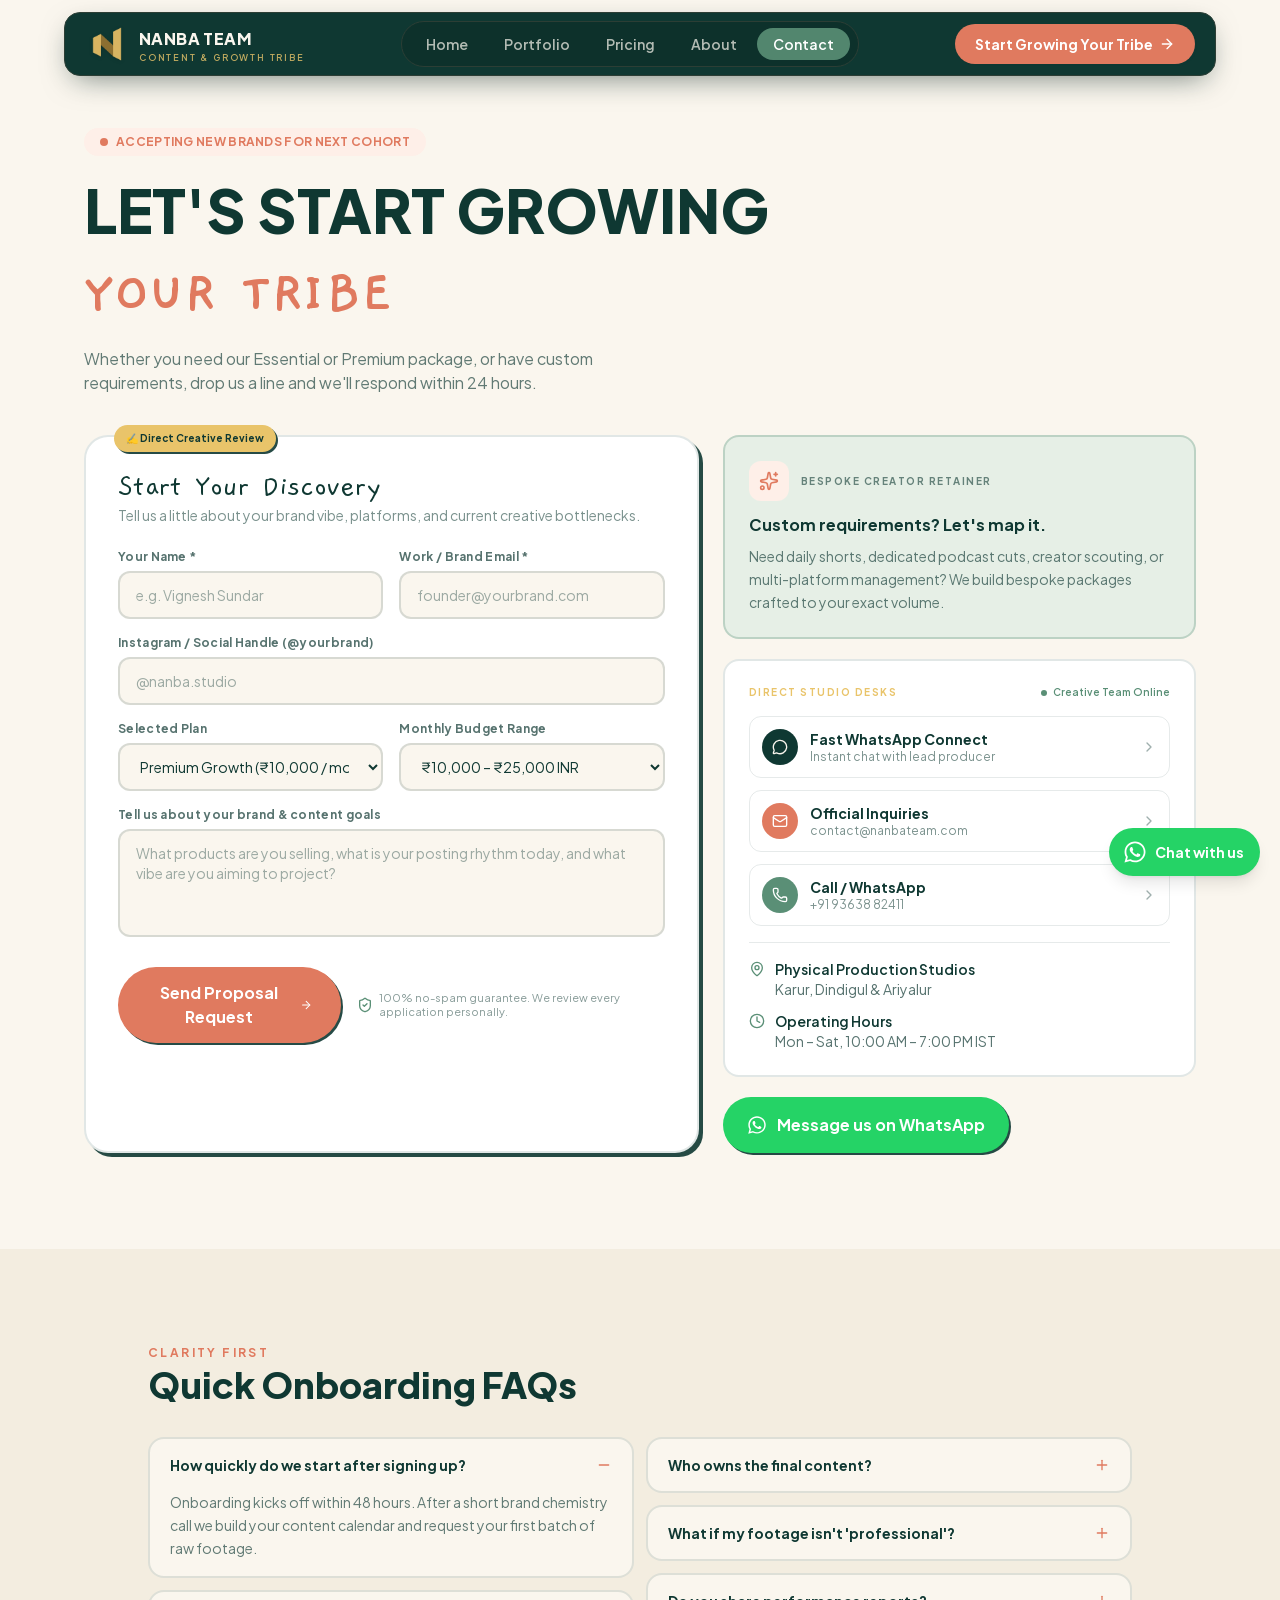
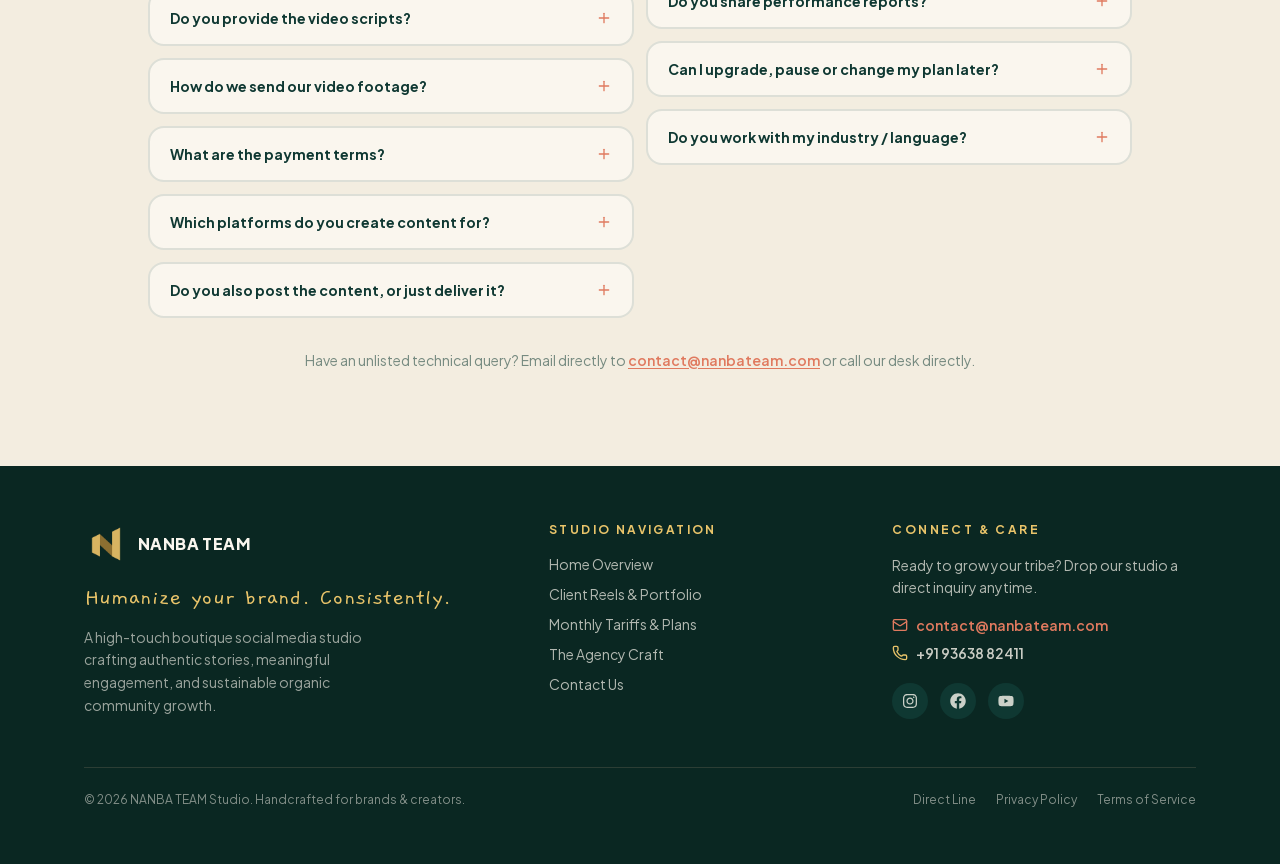
<file: contact.html>
<!DOCTYPE html><html lang="en" class="gaegu_7c26d8f-module__zzpwxG__variable plus_jakarta_sans_e9451152-module__eMpaqG__variable h-full scroll-smooth antialiased overflow-x-clip"><head><meta charSet="utf-8"/><meta name="viewport" content="width=device-width, initial-scale=1"/><link rel="preload" href="/_next/static/media/02ab09f9d763c490-s.p.2z06xqu30airl.woff2" as="font" crossorigin="" type="font/woff2"/><link rel="preload" href="/_next/static/media/07f6361e5a7f80df-s.p.26av2_jsbqw2v.woff2" as="font" crossorigin="" type="font/woff2"/><link rel="preload" href="/_next/static/media/0889c66bad9b3c3b-s.p.3bu5-yd8kl91o.woff2" as="font" crossorigin="" type="font/woff2"/><link rel="preload" href="/_next/static/media/0be4ac5e39e9c602-s.p.1ew488432_xl1.woff2" as="font" crossorigin="" type="font/woff2"/><link rel="preload" href="/_next/static/media/0d9b096f9220bd2f-s.p.0mh0q1hdow45z.woff2" as="font" crossorigin="" type="font/woff2"/><link rel="preload" href="/_next/static/media/1ad3d68beda43b24-s.p.2brx1eskz0krx.woff2" as="font" crossorigin="" type="font/woff2"/><link rel="preload" href="/_next/static/media/1ee19894c821c06f-s.p.36zhr-3iyc0t_.woff2" as="font" crossorigin="" type="font/woff2"/><link rel="preload" href="/_next/static/media/202883325cd39b81-s.p.34hb9edh362c2.woff2" as="font" crossorigin="" type="font/woff2"/><link rel="preload" href="/_next/static/media/204f31b94d038ed8-s.p.2ocgn5f1t_rbs.woff2" as="font" crossorigin="" type="font/woff2"/><link rel="preload" href="/_next/static/media/20c699199e222389-s.p.2qbe9lbhqfc7x.woff2" as="font" crossorigin="" type="font/woff2"/><link rel="preload" href="/_next/static/media/21991a609c1e4f24-s.p.1x-bwd_pke8d1.woff2" as="font" crossorigin="" type="font/woff2"/><link rel="preload" href="/_next/static/media/2226ad673b3fc0f6-s.p.1l7dnuyk6zhsk.woff2" as="font" crossorigin="" type="font/woff2"/><link rel="preload" href="/_next/static/media/2348b8dc2aca3f08-s.p.18v5fvstyihp3.woff2" as="font" crossorigin="" type="font/woff2"/><link rel="preload" href="/_next/static/media/237cbc7a510357a4-s.p.1iu-ph6b7b-4t.woff2" as="font" crossorigin="" type="font/woff2"/><link rel="preload" href="/_next/static/media/2b2eb8324c5f676a-s.p.2213uwbx3dwca.woff2" as="font" crossorigin="" type="font/woff2"/><link rel="preload" href="/_next/static/media/2b9962b1a2496f46-s.p.17w4vje8-ipgt.woff2" as="font" crossorigin="" type="font/woff2"/><link rel="preload" href="/_next/static/media/31d5de0b6304925d-s.p.3h4ut7jubgzyn.woff2" as="font" crossorigin="" type="font/woff2"/><link rel="preload" href="/_next/static/media/388ed6884b939c78-s.p.39i7gisshnir0.woff2" as="font" crossorigin="" type="font/woff2"/><link rel="preload" href="/_next/static/media/39bf5d97aec1c546-s.p.06c_m0aisupbr.woff2" as="font" crossorigin="" type="font/woff2"/><link rel="preload" href="/_next/static/media/39cc94e2095c98c9-s.p.3ud9gf32vyxjr.woff2" as="font" crossorigin="" type="font/woff2"/><link rel="preload" href="/_next/static/media/3bafb67cb5db234f-s.p.0sein3sbia7yl.woff2" as="font" crossorigin="" type="font/woff2"/><link rel="preload" href="/_next/static/media/3fd9a1b1e379a4e3-s.p.2aq_x5zo8qukl.woff2" as="font" crossorigin="" type="font/woff2"/><link rel="preload" href="/_next/static/media/41756c35938a897b-s.p.3ij7sxvma5f83.woff2" as="font" crossorigin="" type="font/woff2"/><link rel="preload" href="/_next/static/media/44f842f7de634629-s.p.30w83po6pjqte.woff2" as="font" crossorigin="" type="font/woff2"/><link rel="preload" href="/_next/static/media/47696934a7570da2-s.p.1rtq36x7rz84k.woff2" as="font" crossorigin="" type="font/woff2"/><link rel="preload" href="/_next/static/media/4839acb9d141f772-s.p.3eb2uesbhz9fa.woff2" as="font" crossorigin="" type="font/woff2"/><link rel="preload" href="/_next/static/media/48a96dcb9690e60c-s.p.0c49pac54i1ry.woff2" as="font" crossorigin="" type="font/woff2"/><link rel="preload" href="/_next/static/media/4d2098fe38b52459-s.p.1-31cv4hlnr44.woff2" as="font" crossorigin="" type="font/woff2"/><link rel="preload" href="/_next/static/media/4edddecc9770748a-s.p.3b52kuw3s317p.woff2" as="font" crossorigin="" type="font/woff2"/><link rel="preload" href="/_next/static/media/4ef28ae728707c88-s.p.0hv5pa9fvdldx.woff2" as="font" crossorigin="" type="font/woff2"/><link rel="preload" href="/_next/static/media/510d904d59ba32cc-s.p.3wwjw6hl4fb2d.woff2" as="font" crossorigin="" type="font/woff2"/><link rel="preload" href="/_next/static/media/542b922a717396a8-s.p.00eqib7ed9sjx.woff2" as="font" crossorigin="" type="font/woff2"/><link rel="preload" href="/_next/static/media/54ff2b849676b7ad-s.p.0v1eac1x8dybe.woff2" as="font" crossorigin="" type="font/woff2"/><link rel="preload" href="/_next/static/media/551ad6335de14b6d-s.p.3axi0fmzhcr48.woff2" as="font" crossorigin="" type="font/woff2"/><link rel="preload" href="/_next/static/media/555f6c9779a6ea2f-s.p.008y3w7hox3jm.woff2" as="font" crossorigin="" type="font/woff2"/><link rel="preload" href="/_next/static/media/5e3de3e2d3980614-s.p.0q-k4db4rpss1.woff2" as="font" crossorigin="" type="font/woff2"/><link rel="preload" href="/_next/static/media/5fd7b71943441d3d-s.p.2bggcmk0jzdee.woff2" as="font" crossorigin="" type="font/woff2"/><link rel="preload" href="/_next/static/media/60e97c82bbf2656a-s.p.0ha4tyojtkydt.woff2" as="font" crossorigin="" type="font/woff2"/><link rel="preload" href="/_next/static/media/633700c5144cf57b-s.p.071i-7zxz9gi2.woff2" as="font" crossorigin="" type="font/woff2"/><link rel="preload" href="/_next/static/media/6859b2bc6353e7e0-s.p.2d4wovlvb57bc.woff2" as="font" crossorigin="" type="font/woff2"/><link rel="preload" href="/_next/static/media/70624fd140078077-s.p.23jkk6rr0_8fk.woff2" as="font" crossorigin="" type="font/woff2"/><link rel="preload" href="/_next/static/media/708ac5215e601874-s.p.1otlbanmpt5tq.woff2" as="font" crossorigin="" type="font/woff2"/><link rel="preload" href="/_next/static/media/740073afa6d6604a-s.p.1nbpk8-73d_oc.woff2" as="font" crossorigin="" type="font/woff2"/><link rel="preload" href="/_next/static/media/768b290376bb94a3-s.p.1oto7bq1wstw1.woff2" as="font" crossorigin="" type="font/woff2"/><link rel="preload" href="/_next/static/media/789ae921f9ad0c32-s.p.1hzfxwe0g_4r6.woff2" as="font" crossorigin="" type="font/woff2"/><link rel="preload" href="/_next/static/media/794e4d4a6de731ed-s.p.434e-nz-wzhqd.woff2" as="font" crossorigin="" type="font/woff2"/><link rel="preload" href="/_next/static/media/7a9067cce673902f-s.p.2vrfifoe5swj7.woff2" as="font" crossorigin="" type="font/woff2"/><link rel="preload" href="/_next/static/media/7a989262f8963453-s.p.3dgdp7v1qvdfw.woff2" as="font" crossorigin="" type="font/woff2"/><link rel="preload" href="/_next/static/media/7fd638b15ad3af69-s.p.2rtd4_em2kmrp.woff2" as="font" crossorigin="" type="font/woff2"/><link rel="preload" href="/_next/static/media/80acc2f9d1790aee-s.p.3p1t1rei93fh0.woff2" as="font" crossorigin="" type="font/woff2"/><link rel="preload" href="/_next/static/media/8a172900e148830b-s.p.2w3jr8on308z4.woff2" as="font" crossorigin="" type="font/woff2"/><link rel="preload" href="/_next/static/media/8a706fcd092647c2-s.p.3f42frf00l82t.woff2" as="font" crossorigin="" type="font/woff2"/><link rel="preload" href="/_next/static/media/8ac56e8155405d86-s.p.2bbg-70eaudbk.woff2" as="font" crossorigin="" type="font/woff2"/><link rel="preload" href="/_next/static/media/8dd9d9ccf770dc02-s.p.04cq_wu1aeppn.woff2" as="font" crossorigin="" type="font/woff2"/><link rel="preload" href="/_next/static/media/8f102ac0d216e63f-s.p.0c_kz8whdv8or.woff2" as="font" crossorigin="" type="font/woff2"/><link rel="preload" href="/_next/static/media/8f8866676db871eb-s.p.40j30xrne1tay.woff2" as="font" crossorigin="" type="font/woff2"/><link rel="preload" href="/_next/static/media/9001c6e9193bd339-s.p.08unp-5_f1nmc.woff2" as="font" crossorigin="" type="font/woff2"/><link rel="preload" href="/_next/static/media/90cc20c11ed8e383-s.p.0apishbt6ot2x.woff2" as="font" crossorigin="" type="font/woff2"/><link rel="preload" href="/_next/static/media/92a4078f473b310a-s.p.3fholbloho3ce.woff2" as="font" crossorigin="" type="font/woff2"/><link rel="preload" href="/_next/static/media/966bb41cb5a84927-s.p.099ncwluo1pwv.woff2" as="font" crossorigin="" type="font/woff2"/><link rel="preload" href="/_next/static/media/9a2b8e2c490f308b-s.p.1tz91wep1x4gt.woff2" as="font" crossorigin="" type="font/woff2"/><link rel="preload" href="/_next/static/media/a80e5595f83d8b55-s.p.141x3jy_o2s_c.woff2" as="font" crossorigin="" type="font/woff2"/><link rel="preload" href="/_next/static/media/a867e5c2eed94751-s.p.23t_b7b8id_jc.woff2" as="font" crossorigin="" type="font/woff2"/><link rel="preload" href="/_next/static/media/abb9471e6803e3b8-s.p.16wdtjxottyq5.woff2" as="font" crossorigin="" type="font/woff2"/><link rel="preload" href="/_next/static/media/ac24db6a9998d311-s.p.3k92o99w2r654.woff2" as="font" crossorigin="" type="font/woff2"/><link rel="preload" href="/_next/static/media/adcb0330ba1b733e-s.p.3e9hq8x9jcw5f.woff2" as="font" crossorigin="" type="font/woff2"/><link rel="preload" href="/_next/static/media/b16d1c0c05e32a60-s.p.3hmujwi2x_d30.woff2" as="font" crossorigin="" type="font/woff2"/><link rel="preload" href="/_next/static/media/b8e59591506d0376-s.p.3br1yix7oid_s.woff2" as="font" crossorigin="" type="font/woff2"/><link rel="preload" href="/_next/static/media/b9de63e0a9fe0cf2-s.p.0kjbuy1fntxbt.woff2" as="font" crossorigin="" type="font/woff2"/><link rel="preload" href="/_next/static/media/c0f41373200663e9-s.p.17cwfm6qvzrcp.woff2" as="font" crossorigin="" type="font/woff2"/><link rel="preload" href="/_next/static/media/c14643a64a206949-s.p.44vfzu3s8d0o-.woff2" as="font" crossorigin="" type="font/woff2"/><link rel="preload" href="/_next/static/media/c18b3b7a2b12e7e3-s.p.3mcuhpjyi5m-5.woff2" as="font" crossorigin="" type="font/woff2"/><link rel="preload" href="/_next/static/media/c3a2990550a35540-s.p.1jwaqtabaz-m1.woff2" as="font" crossorigin="" type="font/woff2"/><link rel="preload" href="/_next/static/media/c81cd2cb3833e14d-s.p.1a-mlleribx4n.woff2" as="font" crossorigin="" type="font/woff2"/><link rel="preload" href="/_next/static/media/c8913da47d88777c-s.p.2u7ia6dg59fw9.woff2" as="font" crossorigin="" type="font/woff2"/><link rel="preload" href="/_next/static/media/cb01828b1f2642c1-s.p.0er-mb7ckf2du.woff2" as="font" crossorigin="" type="font/woff2"/><link rel="preload" href="/_next/static/media/cd147e7610168de3-s.p.30ah9lebvhxwf.woff2" as="font" crossorigin="" type="font/woff2"/><link rel="preload" href="/_next/static/media/d409128fdf063a28-s.p.2nleos27rd6dz.woff2" as="font" crossorigin="" type="font/woff2"/><link rel="preload" href="/_next/static/media/d87a2a6770484bbb-s.p.44z_7ancu-y5w.woff2" as="font" crossorigin="" type="font/woff2"/><link rel="preload" href="/_next/static/media/d87fe24f77c16a44-s.p.2pxhm5vwfw62e.woff2" as="font" crossorigin="" type="font/woff2"/><link rel="preload" href="/_next/static/media/da58ab5d8c1bbfc4-s.p.30j5qaj7faer7.woff2" as="font" crossorigin="" type="font/woff2"/><link rel="preload" href="/_next/static/media/db7b7fd3abb88410-s.p.16kneh1k30jk1.woff2" as="font" crossorigin="" type="font/woff2"/><link rel="preload" href="/_next/static/media/e04cae570ef1238a-s.p.0rzafts9fhw6x.woff2" as="font" crossorigin="" type="font/woff2"/><link rel="preload" href="/_next/static/media/e1e2f928535adaaf-s.p.3gedjnv4zpaja.woff2" as="font" crossorigin="" type="font/woff2"/><link rel="preload" href="/_next/static/media/e2c8bcaf359549f0-s.p.40ou3re1-vfex.woff2" as="font" crossorigin="" type="font/woff2"/><link rel="preload" href="/_next/static/media/e6e2c050d15af498-s.p.3m5ws44fh70q_.woff2" as="font" crossorigin="" type="font/woff2"/><link rel="preload" href="/_next/static/media/ef928e3c69d1408e-s.p.1j8bi-_bymyuh.woff2" as="font" crossorigin="" type="font/woff2"/><link rel="preload" href="/_next/static/media/f4a375c7008cdc4c-s.p.2hn01u8byatk2.woff2" as="font" crossorigin="" type="font/woff2"/><link rel="preload" href="/_next/static/media/f757dc6152132153-s.p.1s9qu896-qyi0.woff2" as="font" crossorigin="" type="font/woff2"/><link rel="preload" href="/_next/static/media/fba5a26ea33df6a3-s.p.18rizl4rsrl42.woff2" as="font" crossorigin="" type="font/woff2"/><link rel="preload" href="/_next/static/media/ff517ff56ff3579f-s.p.3s8bii8asllhp.woff2" as="font" crossorigin="" type="font/woff2"/><link rel="preload" as="image" href="/logo.png"/><link rel="stylesheet" href="/_next/static/chunks/14yj1wxo8a4u_.css" data-precedence="next"/><link rel="stylesheet" href="/_next/static/chunks/1jqpki2k0jgjv.css" data-precedence="next"/><link rel="preload" as="script" fetchPriority="low" href="/_next/static/chunks/3s6nzrbk-8mnv.js"/><script src="/_next/static/chunks/19mx3mg6lkumu.js" async=""></script><script src="/_next/static/chunks/3g4px251sg85e.js" async=""></script><script src="/_next/static/chunks/0tgjiok8t6d_n.js" async=""></script><script src="/_next/static/chunks/turbopack-2wgs7irzom57_.js" async=""></script><script src="/_next/static/chunks/0h2qsuyze9ds1.js" async=""></script><script src="/_next/static/chunks/1l3cyqqx0vgr6.js" async=""></script><script src="/_next/static/chunks/0z6h9trm30dgw.js" async=""></script><script src="/_next/static/chunks/1_kdzz48cb5_0.js" async=""></script><script src="/_next/static/chunks/1cwwsfneqn2e9.js" async=""></script><title>NANBA TEAM — Humanize Your Brand. Consistently.</title><meta name="description" content="A high-touch boutique social media studio crafting authentic short-form video content, reels and page management for founders, creators and indie brands."/><link rel="canonical" href="https://www.nanbateam.com"/><meta property="og:title" content="NANBA TEAM — Humanize Your Brand. Consistently."/><meta property="og:description" content="A high-touch boutique social media studio crafting authentic short-form video content, reels and page management for founders, creators and indie brands."/><meta property="og:url" content="https://www.nanbateam.com"/><meta property="og:site_name" content="Nanba Team"/><meta property="og:image" content="https://www.nanbateam.com/nanba-team-logo-1200x630.png"/><meta property="og:image:alt" content="Nanba Team Logo"/><meta property="og:type" content="website"/><meta name="twitter:card" content="summary_large_image"/><meta name="twitter:title" content="NANBA TEAM — Humanize Your Brand. Consistently."/><meta name="twitter:description" content="A high-touch boutique social media studio crafting authentic short-form video content, reels and page management for founders, creators and indie brands."/><meta name="twitter:image" content="https://www.nanbateam.com/nanba-team-logo-1200x630.png"/><meta name="twitter:image:alt" content="Nanba Team Logo"/><link rel="icon" href="/favicon.ico?favicon.1oj3ag_hqwmh9.ico" sizes="64x64" type="image/x-icon"/><link rel="icon" href="/icon.png?icon.25h7l8lnt34qs.png" sizes="512x512" type="image/png"/><meta name="next-size-adjust" content=""/><script src="/_next/static/chunks/0cz1d0mv5g_q7.js" noModule=""></script></head><body class="min-h-full flex flex-col overflow-x-hidden bg-brand-cream text-brand-teal font-sans selection:bg-brand-gold/40 pb-16 md:pb-0"><div hidden=""><!--$--><!--/$--></div><nav class="fixed top-0 inset-x-0 z-50 px-3 sm:px-4 pt-3"><div class="max-w-6xl mx-auto px-4 sm:px-5 h-14 md:h-16 flex items-center justify-center md:justify-between rounded-2xl bg-brand-teal border border-brand-border shadow-[0_10px_30px_-10px_rgba(10,39,34,0.6)]"><a class="flex items-center gap-2.5" href="/"><img alt="NANBA TEAM logo" width="44" height="44" decoding="async" data-nimg="1" class="w-10 h-10 md:w-11 md:h-11 object-contain drop-shadow" style="color:transparent" src="/logo.png"/><span class="leading-none"><span class="block text-brand-cream font-extrabold tracking-wide text-sm md:text-base">NANBA TEAM</span><span class="block text-brand-gold/80 text-[9px] font-semibold tracking-[0.2em] mt-0.5">CONTENT &amp; GROWTH TRIBE</span></span></a><div class="hidden md:flex items-center gap-1 bg-brand-dark/40 rounded-full px-2 py-1.5 border border-brand-border"><a class="px-4 py-1.5 rounded-full text-sm font-semibold transition-colors text-brand-cream/70 hover:text-brand-cream" href="/">Home</a><a class="px-4 py-1.5 rounded-full text-sm font-semibold transition-colors text-brand-cream/70 hover:text-brand-cream" href="/portfolio">Portfolio</a><a class="px-4 py-1.5 rounded-full text-sm font-semibold transition-colors text-brand-cream/70 hover:text-brand-cream" href="/pricing">Pricing</a><a class="px-4 py-1.5 rounded-full text-sm font-semibold transition-colors text-brand-cream/70 hover:text-brand-cream" href="/about">About</a><a class="px-4 py-1.5 rounded-full text-sm font-semibold transition-colors bg-brand-sage/90 text-white" href="/contact">Contact</a></div><a class="hidden md:inline-flex items-center gap-1.5 bg-brand-terracotta text-white text-sm font-bold px-4 lg:px-5 py-2.5 rounded-full hover:brightness-105 transition-all shadow-doodle-sm" href="/contact">Start Growing Your Tribe<svg xmlns="http://www.w3.org/2000/svg" width="24" height="24" viewBox="0 0 24 24" fill="none" stroke="currentColor" stroke-width="2" stroke-linecap="round" stroke-linejoin="round" class="lucide lucide-arrow-right w-4 h-4" aria-hidden="true"><path d="M5 12h14"></path><path d="m12 5 7 7-7 7"></path></svg></a></div></nav><main class="flex-1"><section class="bg-brand-cream pt-28 md:pt-32 pb-16 md:pb-24"><div class="max-w-6xl mx-auto px-5"><span class="inline-flex items-center gap-2 text-xs font-bold bg-brand-peach text-brand-terracotta rounded-full px-4 py-1.5 tracking-wide"><span class="w-2 h-2 rounded-full bg-brand-terracotta animate-pulse"></span>ACCEPTING NEW BRANDS FOR NEXT COHORT</span><h1 class="mt-4 text-4xl md:text-6xl font-extrabold text-brand-teal leading-tight">LET&#x27;S START GROWING<br/><span class="font-hand text-brand-terracotta">YOUR TRIBE</span></h1><p class="mt-4 text-brand-teal/65 max-w-xl">Whether you need our Essential or Premium package, or have custom requirements, drop us a line and we&#x27;ll respond within 24 hours.</p><div class="mt-10 grid gap-6 lg:grid-cols-[1.3fr_1fr]"><form class="relative bg-white rounded-3xl border-2 border-brand-teal/12 p-6 md:p-8 shadow-doodle"><span class="absolute -top-3 left-7 bg-brand-gold text-brand-teal text-[10px] font-bold px-3 py-1.5 rounded-full shadow-doodle-sm">✍ Direct Creative Review</span><h2 class="font-hand text-brand-teal text-3xl">Start Your Discovery</h2><p class="text-brand-teal/55 text-sm mb-6">Tell us a little about your brand vibe, platforms, and current creative bottlenecks.</p><div class="grid sm:grid-cols-2 gap-4"><div><label class="block text-xs font-bold text-brand-teal/70 mb-1.5 tracking-wide">Your Name *</label><input required="" placeholder="e.g. Vignesh Sundar" class="w-full rounded-xl border-2 border-brand-teal/15 bg-brand-cream px-4 py-3 text-sm text-brand-teal placeholder:text-brand-teal/40 focus:border-brand-sage focus:outline-none transition-colors" value=""/></div><div><label class="block text-xs font-bold text-brand-teal/70 mb-1.5 tracking-wide">Work / Brand Email *</label><input required="" type="email" placeholder="founder@yourbrand.com" class="w-full rounded-xl border-2 border-brand-teal/15 bg-brand-cream px-4 py-3 text-sm text-brand-teal placeholder:text-brand-teal/40 focus:border-brand-sage focus:outline-none transition-colors" value=""/></div></div><div class="mt-4"><label class="block text-xs font-bold text-brand-teal/70 mb-1.5 tracking-wide">Instagram / Social Handle (@yourbrand)</label><input placeholder="@nanba.studio" class="w-full rounded-xl border-2 border-brand-teal/15 bg-brand-cream px-4 py-3 text-sm text-brand-teal placeholder:text-brand-teal/40 focus:border-brand-sage focus:outline-none transition-colors" value=""/></div><div class="mt-4 grid sm:grid-cols-2 gap-4"><div><label class="block text-xs font-bold text-brand-teal/70 mb-1.5 tracking-wide">Selected Plan</label><select class="w-full rounded-xl border-2 border-brand-teal/15 bg-brand-cream px-4 py-3 text-sm text-brand-teal placeholder:text-brand-teal/40 focus:border-brand-sage focus:outline-none transition-colors"><option selected="">Premium Growth (₹10,000 / mo)</option><option>Essential (₹5,000 / mo)</option><option>Custom Requirement</option></select></div><div><label class="block text-xs font-bold text-brand-teal/70 mb-1.5 tracking-wide">Monthly Budget Range</label><select class="w-full rounded-xl border-2 border-brand-teal/15 bg-brand-cream px-4 py-3 text-sm text-brand-teal placeholder:text-brand-teal/40 focus:border-brand-sage focus:outline-none transition-colors"><option>₹5,000 – ₹10,000 INR</option><option selected="">₹10,000 – ₹25,000 INR</option><option>₹25,000+ INR</option></select></div></div><div class="mt-4"><label class="block text-xs font-bold text-brand-teal/70 mb-1.5 tracking-wide">Tell us about your brand &amp; content goals</label><textarea rows="4" placeholder="What products are you selling, what is your posting rhythm today, and what vibe are you aiming to project?" class="w-full rounded-xl border-2 border-brand-teal/15 bg-brand-cream px-4 py-3 text-sm text-brand-teal placeholder:text-brand-teal/40 focus:border-brand-sage focus:outline-none transition-colors resize-none"></textarea></div><div class="mt-6 flex flex-col sm:flex-row items-center gap-4"><button type="submit" class="inline-flex items-center justify-center gap-2 bg-brand-terracotta text-white font-bold px-7 py-3.5 rounded-full hover:brightness-105 transition-all shadow-doodle-sm w-full sm:w-auto">Send Proposal Request <svg xmlns="http://www.w3.org/2000/svg" width="24" height="24" viewBox="0 0 24 24" fill="none" stroke="currentColor" stroke-width="2" stroke-linecap="round" stroke-linejoin="round" class="lucide lucide-arrow-right w-4 h-4" aria-hidden="true"><path d="M5 12h14"></path><path d="m12 5 7 7-7 7"></path></svg></button><p class="flex items-center gap-1.5 text-[11px] text-brand-teal/50 leading-tight"><svg xmlns="http://www.w3.org/2000/svg" width="24" height="24" viewBox="0 0 24 24" fill="none" stroke="currentColor" stroke-width="2" stroke-linecap="round" stroke-linejoin="round" class="lucide lucide-shield-check w-4 h-4 text-brand-sage shrink-0" aria-hidden="true"><path d="M20 13c0 5-3.5 7.5-7.66 8.95a1 1 0 0 1-.67-.01C7.5 20.5 4 18 4 13V6a1 1 0 0 1 1-1c2 0 4.5-1.2 6.24-2.72a1.17 1.17 0 0 1 1.52 0C14.51 3.81 17 5 19 5a1 1 0 0 1 1 1z"></path><path d="m9 12 2 2 4-4"></path></svg>100% no-spam guarantee. We review every application personally.</p></div></form><div class="space-y-5"><div class="bg-brand-matcha rounded-2xl border-2 border-brand-sage/30 p-6"><div class="flex items-center gap-3 mb-3"><span class="w-10 h-10 rounded-xl bg-brand-peach flex items-center justify-center text-brand-terracotta"><svg xmlns="http://www.w3.org/2000/svg" width="24" height="24" viewBox="0 0 24 24" fill="none" stroke="currentColor" stroke-width="2" stroke-linecap="round" stroke-linejoin="round" class="lucide lucide-sparkles lucide-stars w-5 h-5" aria-hidden="true"><path d="M11.017 2.814a1 1 0 0 1 1.966 0l1.051 5.558a2 2 0 0 0 1.594 1.594l5.558 1.051a1 1 0 0 1 0 1.966l-5.558 1.051a2 2 0 0 0-1.594 1.594l-1.051 5.558a1 1 0 0 1-1.966 0l-1.051-5.558a2 2 0 0 0-1.594-1.594l-5.558-1.051a1 1 0 0 1 0-1.966l5.558-1.051a2 2 0 0 0 1.594-1.594z"></path><path d="M20 2v4"></path><path d="M22 4h-4"></path><circle cx="4" cy="20" r="2"></circle></svg></span><p class="text-[10px] font-bold tracking-[0.15em] text-brand-teal/60">BESPOKE CREATOR RETAINER</p></div><h3 class="font-bold text-brand-teal mb-2">Custom requirements? Let&#x27;s map it.</h3><p class="text-brand-teal/65 text-sm leading-relaxed">Need daily shorts, dedicated podcast cuts, creator scouting, or multi-platform management? We build bespoke packages crafted to your exact volume.</p></div><div class="bg-white rounded-2xl border-2 border-brand-teal/12 p-6"><div class="flex items-center justify-between mb-4"><p class="text-[10px] font-bold tracking-[0.15em] text-brand-gold">DIRECT STUDIO DESKS</p><span class="inline-flex items-center gap-1.5 text-[10px] font-semibold text-brand-sage"><span class="w-1.5 h-1.5 rounded-full bg-brand-sage animate-pulse"></span>Creative Team Online</span></div><button type="button" class="w-full text-left flex items-center gap-3 rounded-xl border border-brand-teal/10 p-3 hover:bg-brand-cream transition-colors"><span class="w-9 h-9 rounded-full bg-brand-teal flex items-center justify-center text-brand-cream"><svg xmlns="http://www.w3.org/2000/svg" width="24" height="24" viewBox="0 0 24 24" fill="none" stroke="currentColor" stroke-width="2" stroke-linecap="round" stroke-linejoin="round" class="lucide lucide-message-circle w-4 h-4" aria-hidden="true"><path d="M2.992 16.342a2 2 0 0 1 .094 1.167l-1.065 3.29a1 1 0 0 0 1.236 1.168l3.413-.998a2 2 0 0 1 1.099.092 10 10 0 1 0-4.777-4.719"></path></svg></span><span class="flex-1"><span class="block font-bold text-brand-teal text-sm">Fast WhatsApp Connect</span><span class="block text-xs text-brand-teal/55">Instant chat with lead producer</span></span><svg xmlns="http://www.w3.org/2000/svg" width="24" height="24" viewBox="0 0 24 24" fill="none" stroke="currentColor" stroke-width="2" stroke-linecap="round" stroke-linejoin="round" class="lucide lucide-chevron-right w-4 h-4 text-brand-teal/40" aria-hidden="true"><path d="m9 18 6-6-6-6"></path></svg></button><a href="mailto:contact@nanbateam.com" class="mt-3 flex items-center gap-3 rounded-xl border border-brand-teal/10 p-3 hover:bg-brand-cream transition-colors"><span class="w-9 h-9 rounded-full bg-brand-terracotta flex items-center justify-center text-white"><svg xmlns="http://www.w3.org/2000/svg" width="24" height="24" viewBox="0 0 24 24" fill="none" stroke="currentColor" stroke-width="2" stroke-linecap="round" stroke-linejoin="round" class="lucide lucide-mail w-4 h-4" aria-hidden="true"><path d="m22 7-8.991 5.727a2 2 0 0 1-2.009 0L2 7"></path><rect x="2" y="4" width="20" height="16" rx="2"></rect></svg></span><span class="flex-1"><span class="block font-bold text-brand-teal text-sm">Official Inquiries</span><span class="block text-xs text-brand-teal/55">contact@nanbateam.com</span></span><svg xmlns="http://www.w3.org/2000/svg" width="24" height="24" viewBox="0 0 24 24" fill="none" stroke="currentColor" stroke-width="2" stroke-linecap="round" stroke-linejoin="round" class="lucide lucide-chevron-right w-4 h-4 text-brand-teal/40" aria-hidden="true"><path d="m9 18 6-6-6-6"></path></svg></a><a href="tel:+919363882411" class="mt-3 flex items-center gap-3 rounded-xl border border-brand-teal/10 p-3 hover:bg-brand-cream transition-colors"><span class="w-9 h-9 rounded-full bg-brand-sage flex items-center justify-center text-white"><svg xmlns="http://www.w3.org/2000/svg" width="24" height="24" viewBox="0 0 24 24" fill="none" stroke="currentColor" stroke-width="2" stroke-linecap="round" stroke-linejoin="round" class="lucide lucide-phone w-4 h-4" aria-hidden="true"><path d="M13.832 16.568a1 1 0 0 0 1.213-.303l.355-.465A2 2 0 0 1 17 15h3a2 2 0 0 1 2 2v3a2 2 0 0 1-2 2A18 18 0 0 1 2 4a2 2 0 0 1 2-2h3a2 2 0 0 1 2 2v3a2 2 0 0 1-.8 1.6l-.468.351a1 1 0 0 0-.292 1.233 14 14 0 0 0 6.392 6.384"></path></svg></span><span class="flex-1"><span class="block font-bold text-brand-teal text-sm">Call / WhatsApp</span><span class="block text-xs text-brand-teal/55">+91 93638 82411</span></span><svg xmlns="http://www.w3.org/2000/svg" width="24" height="24" viewBox="0 0 24 24" fill="none" stroke="currentColor" stroke-width="2" stroke-linecap="round" stroke-linejoin="round" class="lucide lucide-chevron-right w-4 h-4 text-brand-teal/40" aria-hidden="true"><path d="m9 18 6-6-6-6"></path></svg></a><div class="mt-4 pt-4 border-t border-brand-teal/10 space-y-3"><p class="flex items-start gap-2.5 text-sm"><svg xmlns="http://www.w3.org/2000/svg" width="24" height="24" viewBox="0 0 24 24" fill="none" stroke="currentColor" stroke-width="2" stroke-linecap="round" stroke-linejoin="round" class="lucide lucide-map-pin w-4 h-4 text-brand-sage mt-0.5 shrink-0" aria-hidden="true"><path d="M20 10c0 4.993-5.539 10.193-7.399 11.799a1 1 0 0 1-1.202 0C9.539 20.193 4 14.993 4 10a8 8 0 0 1 16 0"></path><circle cx="12" cy="10" r="3"></circle></svg><span class="text-brand-teal/70"><span class="font-semibold text-brand-teal block">Physical Production Studios</span>Karur, Dindigul &amp; Ariyalur</span></p><p class="flex items-start gap-2.5 text-sm"><svg xmlns="http://www.w3.org/2000/svg" width="24" height="24" viewBox="0 0 24 24" fill="none" stroke="currentColor" stroke-width="2" stroke-linecap="round" stroke-linejoin="round" class="lucide lucide-clock w-4 h-4 text-brand-sage mt-0.5 shrink-0" aria-hidden="true"><circle cx="12" cy="12" r="10"></circle><path d="M12 6v6l4 2"></path></svg><span class="text-brand-teal/70"><span class="font-semibold text-brand-teal block">Operating Hours</span>Mon – Sat, 10:00 AM – 7:00 PM IST</span></p></div></div><button type="button" class="flex items-center justify-center gap-2.5 bg-[#25D366] text-white font-bold rounded-full px-6 py-4 hover:brightness-105 transition-all shadow-doodle-sm"><svg stroke="currentColor" fill="currentColor" stroke-width="0" viewBox="0 0 448 512" class="w-5 h-5" height="1em" width="1em" xmlns="http://www.w3.org/2000/svg"><path d="M380.9 97.1C339 55.1 283.2 32 223.9 32c-122.4 0-222 99.6-222 222 0 39.1 10.2 77.3 29.6 111L0 480l117.7-30.9c32.4 17.7 68.9 27 106.1 27h.1c122.3 0 224.1-99.6 224.1-222 0-59.3-25.2-115-67.1-157zm-157 341.6c-33.2 0-65.7-8.9-94-25.7l-6.7-4-69.8 18.3L72 359.2l-4.4-7c-18.5-29.4-28.2-63.3-28.2-98.2 0-101.7 82.8-184.5 184.6-184.5 49.3 0 95.6 19.2 130.4 54.1 34.8 34.9 56.2 81.2 56.1 130.5 0 101.8-84.9 184.6-186.6 184.6zm101.2-138.2c-5.5-2.8-32.8-16.2-37.9-18-5.1-1.9-8.8-2.8-12.5 2.8-3.7 5.6-14.3 18-17.6 21.8-3.2 3.7-6.5 4.2-12 1.4-32.6-16.3-54-29.1-75.5-66-5.7-9.8 5.7-9.1 16.3-30.3 1.8-3.7.9-6.9-.5-9.7-1.4-2.8-12.5-30.1-17.1-41.2-4.5-10.8-9.1-9.3-12.5-9.5-3.2-.2-6.9-.2-10.6-.2-3.7 0-9.7 1.4-14.8 6.9-5.1 5.6-19.4 19-19.4 46.3 0 27.3 19.9 53.7 22.6 57.4 2.8 3.7 39.1 59.7 94.8 83.8 35.2 15.2 49 16.5 66.6 13.9 10.7-1.6 32.8-13.4 37.4-26.4 4.6-13 4.6-24.1 3.2-26.4-1.3-2.5-5-3.9-10.5-6.6z"></path></svg>Message us on WhatsApp</button></div></div></div></section><section class="bg-brand-kraft py-16 md:py-24"><div class="max-w-5xl mx-auto px-5"><div class="mb-8"><p class="text-xs font-bold tracking-[0.2em] text-brand-terracotta">CLARITY FIRST</p><h2 class="font-extrabold text-brand-teal text-3xl md:text-4xl mt-1">Quick Onboarding FAQs</h2></div><div class="grid gap-3 md:grid-cols-2 md:items-start"><div class="contents md:flex md:flex-col md:gap-3"><div class="bg-brand-cream rounded-2xl border-2 border-brand-teal/12 overflow-hidden"><button class="w-full flex items-center justify-between gap-3 px-5 py-4 text-left"><span class="font-bold text-brand-teal text-sm">How quickly do we start after signing up?</span><span class="text-brand-terracotta shrink-0"><svg xmlns="http://www.w3.org/2000/svg" width="24" height="24" viewBox="0 0 24 24" fill="none" stroke="currentColor" stroke-width="2" stroke-linecap="round" stroke-linejoin="round" class="lucide lucide-minus w-4 h-4" aria-hidden="true"><path d="M5 12h14"></path></svg></span></button><p class="px-5 pb-4 text-sm text-brand-teal/65 leading-relaxed">Onboarding kicks off within 48 hours. After a short brand chemistry call we build your content calendar and request your first batch of raw footage.</p></div><div class="bg-brand-cream rounded-2xl border-2 border-brand-teal/12 overflow-hidden"><button class="w-full flex items-center justify-between gap-3 px-5 py-4 text-left"><span class="font-bold text-brand-teal text-sm">Do you provide the video scripts?</span><span class="text-brand-terracotta shrink-0"><svg xmlns="http://www.w3.org/2000/svg" width="24" height="24" viewBox="0 0 24 24" fill="none" stroke="currentColor" stroke-width="2" stroke-linecap="round" stroke-linejoin="round" class="lucide lucide-plus w-4 h-4" aria-hidden="true"><path d="M5 12h14"></path><path d="M12 5v14"></path></svg></span></button></div><div class="bg-brand-cream rounded-2xl border-2 border-brand-teal/12 overflow-hidden"><button class="w-full flex items-center justify-between gap-3 px-5 py-4 text-left"><span class="font-bold text-brand-teal text-sm">How do we send our video footage?</span><span class="text-brand-terracotta shrink-0"><svg xmlns="http://www.w3.org/2000/svg" width="24" height="24" viewBox="0 0 24 24" fill="none" stroke="currentColor" stroke-width="2" stroke-linecap="round" stroke-linejoin="round" class="lucide lucide-plus w-4 h-4" aria-hidden="true"><path d="M5 12h14"></path><path d="M12 5v14"></path></svg></span></button></div><div class="bg-brand-cream rounded-2xl border-2 border-brand-teal/12 overflow-hidden"><button class="w-full flex items-center justify-between gap-3 px-5 py-4 text-left"><span class="font-bold text-brand-teal text-sm">What are the payment terms?</span><span class="text-brand-terracotta shrink-0"><svg xmlns="http://www.w3.org/2000/svg" width="24" height="24" viewBox="0 0 24 24" fill="none" stroke="currentColor" stroke-width="2" stroke-linecap="round" stroke-linejoin="round" class="lucide lucide-plus w-4 h-4" aria-hidden="true"><path d="M5 12h14"></path><path d="M12 5v14"></path></svg></span></button></div><div class="bg-brand-cream rounded-2xl border-2 border-brand-teal/12 overflow-hidden"><button class="w-full flex items-center justify-between gap-3 px-5 py-4 text-left"><span class="font-bold text-brand-teal text-sm">Which platforms do you create content for?</span><span class="text-brand-terracotta shrink-0"><svg xmlns="http://www.w3.org/2000/svg" width="24" height="24" viewBox="0 0 24 24" fill="none" stroke="currentColor" stroke-width="2" stroke-linecap="round" stroke-linejoin="round" class="lucide lucide-plus w-4 h-4" aria-hidden="true"><path d="M5 12h14"></path><path d="M12 5v14"></path></svg></span></button></div><div class="bg-brand-cream rounded-2xl border-2 border-brand-teal/12 overflow-hidden"><button class="w-full flex items-center justify-between gap-3 px-5 py-4 text-left"><span class="font-bold text-brand-teal text-sm">Do you also post the content, or just deliver it?</span><span class="text-brand-terracotta shrink-0"><svg xmlns="http://www.w3.org/2000/svg" width="24" height="24" viewBox="0 0 24 24" fill="none" stroke="currentColor" stroke-width="2" stroke-linecap="round" stroke-linejoin="round" class="lucide lucide-plus w-4 h-4" aria-hidden="true"><path d="M5 12h14"></path><path d="M12 5v14"></path></svg></span></button></div></div><div class="contents md:flex md:flex-col md:gap-3"><div class="bg-brand-cream rounded-2xl border-2 border-brand-teal/12 overflow-hidden"><button class="w-full flex items-center justify-between gap-3 px-5 py-4 text-left"><span class="font-bold text-brand-teal text-sm">Who owns the final content?</span><span class="text-brand-terracotta shrink-0"><svg xmlns="http://www.w3.org/2000/svg" width="24" height="24" viewBox="0 0 24 24" fill="none" stroke="currentColor" stroke-width="2" stroke-linecap="round" stroke-linejoin="round" class="lucide lucide-plus w-4 h-4" aria-hidden="true"><path d="M5 12h14"></path><path d="M12 5v14"></path></svg></span></button></div><div class="bg-brand-cream rounded-2xl border-2 border-brand-teal/12 overflow-hidden"><button class="w-full flex items-center justify-between gap-3 px-5 py-4 text-left"><span class="font-bold text-brand-teal text-sm">What if my footage isn&#x27;t &#x27;professional&#x27;?</span><span class="text-brand-terracotta shrink-0"><svg xmlns="http://www.w3.org/2000/svg" width="24" height="24" viewBox="0 0 24 24" fill="none" stroke="currentColor" stroke-width="2" stroke-linecap="round" stroke-linejoin="round" class="lucide lucide-plus w-4 h-4" aria-hidden="true"><path d="M5 12h14"></path><path d="M12 5v14"></path></svg></span></button></div><div class="bg-brand-cream rounded-2xl border-2 border-brand-teal/12 overflow-hidden"><button class="w-full flex items-center justify-between gap-3 px-5 py-4 text-left"><span class="font-bold text-brand-teal text-sm">Do you share performance reports?</span><span class="text-brand-terracotta shrink-0"><svg xmlns="http://www.w3.org/2000/svg" width="24" height="24" viewBox="0 0 24 24" fill="none" stroke="currentColor" stroke-width="2" stroke-linecap="round" stroke-linejoin="round" class="lucide lucide-plus w-4 h-4" aria-hidden="true"><path d="M5 12h14"></path><path d="M12 5v14"></path></svg></span></button></div><div class="bg-brand-cream rounded-2xl border-2 border-brand-teal/12 overflow-hidden"><button class="w-full flex items-center justify-between gap-3 px-5 py-4 text-left"><span class="font-bold text-brand-teal text-sm">Can I upgrade, pause or change my plan later?</span><span class="text-brand-terracotta shrink-0"><svg xmlns="http://www.w3.org/2000/svg" width="24" height="24" viewBox="0 0 24 24" fill="none" stroke="currentColor" stroke-width="2" stroke-linecap="round" stroke-linejoin="round" class="lucide lucide-plus w-4 h-4" aria-hidden="true"><path d="M5 12h14"></path><path d="M12 5v14"></path></svg></span></button></div><div class="bg-brand-cream rounded-2xl border-2 border-brand-teal/12 overflow-hidden"><button class="w-full flex items-center justify-between gap-3 px-5 py-4 text-left"><span class="font-bold text-brand-teal text-sm">Do you work with my industry / language?</span><span class="text-brand-terracotta shrink-0"><svg xmlns="http://www.w3.org/2000/svg" width="24" height="24" viewBox="0 0 24 24" fill="none" stroke="currentColor" stroke-width="2" stroke-linecap="round" stroke-linejoin="round" class="lucide lucide-plus w-4 h-4" aria-hidden="true"><path d="M5 12h14"></path><path d="M12 5v14"></path></svg></span></button></div></div></div><p class="mt-8 text-center text-sm text-brand-teal/55">Have an unlisted technical query? Email directly to<!-- --> <a href="mailto:contact@nanbateam.com" class="text-brand-terracotta font-semibold underline underline-offset-2">contact@nanbateam.com</a> <!-- -->or call our desk directly.</p></div></section><!--$--><!--/$--></main><footer class="bg-brand-dark text-brand-cream"><div class="max-w-6xl mx-auto px-5 py-14"><div class="grid gap-10 md:grid-cols-[1.4fr_1fr_1fr]"><div><div class="flex items-center gap-2.5 mb-4"><img alt="NANBA TEAM logo" loading="lazy" width="44" height="44" decoding="async" data-nimg="1" class="w-11 h-11 object-contain" style="color:transparent" src="/logo.png"/><span class="font-extrabold tracking-wide">NANBA TEAM</span></div><p class="font-hand text-brand-gold text-2xl mb-3">Humanize your brand. Consistently.</p><p class="text-brand-cream/60 text-sm max-w-xs leading-relaxed">A high-touch boutique social media studio crafting authentic stories, meaningful engagement, and sustainable organic community growth.</p></div><div><h4 class="text-xs font-bold tracking-[0.2em] text-brand-gold mb-4">STUDIO NAVIGATION</h4><ul class="space-y-2.5 text-sm text-brand-cream/70"><li><a class="hover:text-brand-cream" href="/">Home Overview</a></li><li><a class="hover:text-brand-cream" href="/portfolio">Client Reels &amp; Portfolio</a></li><li><a class="hover:text-brand-cream" href="/pricing">Monthly Tariffs &amp; Plans</a></li><li><a class="hover:text-brand-cream" href="/about">The Agency Craft</a></li><li><a class="hover:text-brand-cream" href="/contact">Contact Us</a></li></ul></div><div><h4 class="text-xs font-bold tracking-[0.2em] text-brand-gold mb-4">CONNECT &amp; CARE</h4><p class="text-sm text-brand-cream/70 mb-4 leading-relaxed">Ready to grow your tribe? Drop our studio a direct inquiry anytime.</p><a href="mailto:contact@nanbateam.com" class="flex items-center gap-2 text-brand-terracotta font-semibold text-sm mb-2 hover:brightness-110"><svg xmlns="http://www.w3.org/2000/svg" width="24" height="24" viewBox="0 0 24 24" fill="none" stroke="currentColor" stroke-width="2" stroke-linecap="round" stroke-linejoin="round" class="lucide lucide-mail w-4 h-4" aria-hidden="true"><path d="m22 7-8.991 5.727a2 2 0 0 1-2.009 0L2 7"></path><rect x="2" y="4" width="20" height="16" rx="2"></rect></svg>contact@nanbateam.com</a><a href="tel:+919363882411" class="flex items-center gap-2 text-brand-cream/80 font-semibold text-sm mb-5 hover:text-brand-cream"><svg xmlns="http://www.w3.org/2000/svg" width="24" height="24" viewBox="0 0 24 24" fill="none" stroke="currentColor" stroke-width="2" stroke-linecap="round" stroke-linejoin="round" class="lucide lucide-phone w-4 h-4 text-brand-gold" aria-hidden="true"><path d="M13.832 16.568a1 1 0 0 0 1.213-.303l.355-.465A2 2 0 0 1 17 15h3a2 2 0 0 1 2 2v3a2 2 0 0 1-2 2A18 18 0 0 1 2 4a2 2 0 0 1 2-2h3a2 2 0 0 1 2 2v3a2 2 0 0 1-.8 1.6l-.468.351a1 1 0 0 0-.292 1.233 14 14 0 0 0 6.392 6.384"></path></svg>+91 93638 82411</a><div class="flex gap-3"><a href="https://instagram.com/nanbateam" target="_blank" rel="noopener noreferrer" class="w-9 h-9 rounded-full bg-brand-teal flex items-center justify-center text-brand-cream/80 hover:bg-brand-terracotta hover:text-white transition-colors"><svg stroke="currentColor" fill="currentColor" stroke-width="0" viewBox="0 0 448 512" class="w-4 h-4" height="1em" width="1em" xmlns="http://www.w3.org/2000/svg"><path d="M224.1 141c-63.6 0-114.9 51.3-114.9 114.9s51.3 114.9 114.9 114.9S339 319.5 339 255.9 287.7 141 224.1 141zm0 189.6c-41.1 0-74.7-33.5-74.7-74.7s33.5-74.7 74.7-74.7 74.7 33.5 74.7 74.7-33.6 74.7-74.7 74.7zm146.4-194.3c0 14.9-12 26.8-26.8 26.8-14.9 0-26.8-12-26.8-26.8s12-26.8 26.8-26.8 26.8 12 26.8 26.8zm76.1 27.2c-1.7-35.9-9.9-67.7-36.2-93.9-26.2-26.2-58-34.4-93.9-36.2-37-2.1-147.9-2.1-184.9 0-35.8 1.7-67.6 9.9-93.9 36.1s-34.4 58-36.2 93.9c-2.1 37-2.1 147.9 0 184.9 1.7 35.9 9.9 67.7 36.2 93.9s58 34.4 93.9 36.2c37 2.1 147.9 2.1 184.9 0 35.9-1.7 67.7-9.9 93.9-36.2 26.2-26.2 34.4-58 36.2-93.9 2.1-37 2.1-147.8 0-184.8zM398.8 388c-7.8 19.6-22.9 34.7-42.6 42.6-29.5 11.7-99.5 9-132.1 9s-102.7 2.6-132.1-9c-19.6-7.8-34.7-22.9-42.6-42.6-11.7-29.5-9-99.5-9-132.1s-2.6-102.7 9-132.1c7.8-19.6 22.9-34.7 42.6-42.6 29.5-11.7 99.5-9 132.1-9s102.7-2.6 132.1 9c19.6 7.8 34.7 22.9 42.6 42.6 11.7 29.5 9 99.5 9 132.1s2.7 102.7-9 132.1z"></path></svg></a><a href="https://facebook.com/nanbateam" target="_blank" rel="noopener noreferrer" class="w-9 h-9 rounded-full bg-brand-teal flex items-center justify-center text-brand-cream/80 hover:bg-brand-terracotta hover:text-white transition-colors"><svg stroke="currentColor" fill="currentColor" stroke-width="0" viewBox="0 0 512 512" class="w-4 h-4" height="1em" width="1em" xmlns="http://www.w3.org/2000/svg"><path d="M504 256C504 119 393 8 256 8S8 119 8 256c0 123.78 90.69 226.38 209.25 245V327.69h-63V256h63v-54.64c0-62.15 37-96.48 93.67-96.48 27.14 0 55.52 4.84 55.52 4.84v61h-31.28c-30.8 0-40.41 19.12-40.41 38.73V256h68.78l-11 71.69h-57.78V501C413.31 482.38 504 379.78 504 256z"></path></svg></a><a href="https://youtube.com/@nanbateam" target="_blank" rel="noopener noreferrer" class="w-9 h-9 rounded-full bg-brand-teal flex items-center justify-center text-brand-cream/80 hover:bg-brand-terracotta hover:text-white transition-colors"><svg stroke="currentColor" fill="currentColor" stroke-width="0" viewBox="0 0 576 512" class="w-4 h-4" height="1em" width="1em" xmlns="http://www.w3.org/2000/svg"><path d="M549.655 124.083c-6.281-23.65-24.787-42.276-48.284-48.597C458.781 64 288 64 288 64S117.22 64 74.629 75.486c-23.497 6.322-42.003 24.947-48.284 48.597-11.412 42.867-11.412 132.305-11.412 132.305s0 89.438 11.412 132.305c6.281 23.65 24.787 41.5 48.284 47.821C117.22 448 288 448 288 448s170.78 0 213.371-11.486c23.497-6.321 42.003-24.171 48.284-47.821 11.412-42.867 11.412-132.305 11.412-132.305s0-89.438-11.412-132.305zm-317.51 213.508V175.185l142.739 81.205-142.739 81.201z"></path></svg></a></div></div></div><div class="mt-12 pt-6 border-t border-brand-border flex flex-col sm:flex-row items-center justify-between gap-3 text-xs text-brand-cream/50"><p>© <!-- -->2026<!-- --> <!-- -->NANBA TEAM<!-- --> Studio. Handcrafted for brands &amp; creators.</p><div class="flex gap-5"><a class="hover:text-brand-cream" href="/contact">Direct Line</a><a class="hover:text-brand-cream" href="/privacy">Privacy Policy</a><a class="hover:text-brand-cream" href="/terms">Terms of Service</a></div></div></div></footer><button aria-label="Chat on WhatsApp" class="fixed bottom-[4.75rem] right-4 md:bottom-6 md:right-5 z-40 flex items-center gap-2 bg-[#25D366] text-white font-bold rounded-full pl-3.5 pr-4 py-3 shadow-lg hover:brightness-105 hover:scale-105 transition-all animate-pulse-ring"><svg stroke="currentColor" fill="currentColor" stroke-width="0" viewBox="0 0 448 512" class="w-6 h-6" height="1em" width="1em" xmlns="http://www.w3.org/2000/svg"><path d="M380.9 97.1C339 55.1 283.2 32 223.9 32c-122.4 0-222 99.6-222 222 0 39.1 10.2 77.3 29.6 111L0 480l117.7-30.9c32.4 17.7 68.9 27 106.1 27h.1c122.3 0 224.1-99.6 224.1-222 0-59.3-25.2-115-67.1-157zm-157 341.6c-33.2 0-65.7-8.9-94-25.7l-6.7-4-69.8 18.3L72 359.2l-4.4-7c-18.5-29.4-28.2-63.3-28.2-98.2 0-101.7 82.8-184.5 184.6-184.5 49.3 0 95.6 19.2 130.4 54.1 34.8 34.9 56.2 81.2 56.1 130.5 0 101.8-84.9 184.6-186.6 184.6zm101.2-138.2c-5.5-2.8-32.8-16.2-37.9-18-5.1-1.9-8.8-2.8-12.5 2.8-3.7 5.6-14.3 18-17.6 21.8-3.2 3.7-6.5 4.2-12 1.4-32.6-16.3-54-29.1-75.5-66-5.7-9.8 5.7-9.1 16.3-30.3 1.8-3.7.9-6.9-.5-9.7-1.4-2.8-12.5-30.1-17.1-41.2-4.5-10.8-9.1-9.3-12.5-9.5-3.2-.2-6.9-.2-10.6-.2-3.7 0-9.7 1.4-14.8 6.9-5.1 5.6-19.4 19-19.4 46.3 0 27.3 19.9 53.7 22.6 57.4 2.8 3.7 39.1 59.7 94.8 83.8 35.2 15.2 49 16.5 66.6 13.9 10.7-1.6 32.8-13.4 37.4-26.4 4.6-13 4.6-24.1 3.2-26.4-1.3-2.5-5-3.9-10.5-6.6z"></path></svg><span class="hidden sm:inline text-sm">Chat with us</span></button><nav class="md:hidden fixed bottom-0 inset-x-0 z-50 bg-brand-teal border-t border-brand-border shadow-[0_-8px_24px_-12px_rgba(10,39,34,0.8)]" style="padding-bottom:env(safe-area-inset-bottom)"><ul class="grid grid-cols-5 px-1 py-1.5"><li class="min-w-0"><a class="flex flex-col items-center gap-0.5 py-1.5 rounded-xl text-[10px] font-semibold transition-colors text-brand-cream/60 hover:text-brand-cream" href="/"><span class="flex items-center justify-center w-9 h-7 rounded-full transition-colors "><svg xmlns="http://www.w3.org/2000/svg" width="24" height="24" viewBox="0 0 24 24" fill="none" stroke="currentColor" stroke-width="2" stroke-linecap="round" stroke-linejoin="round" class="lucide lucide-house lucide-home w-5 h-5" aria-hidden="true"><path d="M15 21v-8a1 1 0 0 0-1-1h-4a1 1 0 0 0-1 1v8"></path><path d="M3 10a2 2 0 0 1 .709-1.528l7-6a2 2 0 0 1 2.582 0l7 6A2 2 0 0 1 21 10v9a2 2 0 0 1-2 2H5a2 2 0 0 1-2-2z"></path></svg></span>Home</a></li><li class="min-w-0"><a class="flex flex-col items-center gap-0.5 py-1.5 rounded-xl text-[10px] font-semibold transition-colors text-brand-cream/60 hover:text-brand-cream" href="/portfolio"><span class="flex items-center justify-center w-9 h-7 rounded-full transition-colors "><svg xmlns="http://www.w3.org/2000/svg" width="24" height="24" viewBox="0 0 24 24" fill="none" stroke="currentColor" stroke-width="2" stroke-linecap="round" stroke-linejoin="round" class="lucide lucide-clapperboard w-5 h-5" aria-hidden="true"><path d="m12.296 3.464 3.02 3.956"></path><path d="M20.2 6 3 11l-.9-2.4c-.3-1.1.3-2.2 1.3-2.5l13.5-4c1.1-.3 2.2.3 2.5 1.3z"></path><path d="M3 11h18v8a2 2 0 0 1-2 2H5a2 2 0 0 1-2-2z"></path><path d="m6.18 5.276 3.1 3.899"></path></svg></span>Reels</a></li><li class="min-w-0"><a class="flex flex-col items-center gap-0.5 py-1.5 rounded-xl text-[10px] font-semibold transition-colors text-brand-cream/60 hover:text-brand-cream" href="/pricing"><span class="flex items-center justify-center w-9 h-7 rounded-full transition-colors "><svg xmlns="http://www.w3.org/2000/svg" width="24" height="24" viewBox="0 0 24 24" fill="none" stroke="currentColor" stroke-width="2" stroke-linecap="round" stroke-linejoin="round" class="lucide lucide-tag w-5 h-5" aria-hidden="true"><path d="M12.586 2.586A2 2 0 0 0 11.172 2H4a2 2 0 0 0-2 2v7.172a2 2 0 0 0 .586 1.414l8.704 8.704a2.426 2.426 0 0 0 3.42 0l6.58-6.58a2.426 2.426 0 0 0 0-3.42z"></path><circle cx="7.5" cy="7.5" r=".5" fill="currentColor"></circle></svg></span>Pricing</a></li><li class="min-w-0"><a class="flex flex-col items-center gap-0.5 py-1.5 rounded-xl text-[10px] font-semibold transition-colors text-brand-cream/60 hover:text-brand-cream" href="/about"><span class="flex items-center justify-center w-9 h-7 rounded-full transition-colors "><svg xmlns="http://www.w3.org/2000/svg" width="24" height="24" viewBox="0 0 24 24" fill="none" stroke="currentColor" stroke-width="2" stroke-linecap="round" stroke-linejoin="round" class="lucide lucide-users w-5 h-5" aria-hidden="true"><path d="M16 21v-2a4 4 0 0 0-4-4H6a4 4 0 0 0-4 4v2"></path><path d="M16 3.128a4 4 0 0 1 0 7.744"></path><path d="M22 21v-2a4 4 0 0 0-3-3.87"></path><circle cx="9" cy="7" r="4"></circle></svg></span>About</a></li><li class="min-w-0"><a aria-current="page" class="flex flex-col items-center gap-0.5 py-1.5 rounded-xl text-[10px] font-semibold transition-colors text-brand-gold" href="/contact"><span class="flex items-center justify-center w-9 h-7 rounded-full transition-colors bg-brand-gold/15"><svg xmlns="http://www.w3.org/2000/svg" width="24" height="24" viewBox="0 0 24 24" fill="none" stroke="currentColor" stroke-width="2.6" stroke-linecap="round" stroke-linejoin="round" class="lucide lucide-message-circle w-5 h-5" aria-hidden="true"><path d="M2.992 16.342a2 2 0 0 1 .094 1.167l-1.065 3.29a1 1 0 0 0 1.236 1.168l3.413-.998a2 2 0 0 1 1.099.092 10 10 0 1 0-4.777-4.719"></path></svg></span>Contact</a></li></ul></nav><script src="/_next/static/chunks/3s6nzrbk-8mnv.js" id="_R_" async=""></script><script>(self.__next_f=self.__next_f||[]).push([0])</script><script>self.__next_f.push([1,"1:\"$Sreact.fragment\"\n2:I[45678,[\"/_next/static/chunks/0h2qsuyze9ds1.js\",\"/_next/static/chunks/1l3cyqqx0vgr6.js\",\"/_next/static/chunks/0z6h9trm30dgw.js\",\"/_next/static/chunks/1_kdzz48cb5_0.js\"],\"default\"]\n3:I[39756,[\"/_next/static/chunks/0h2qsuyze9ds1.js\",\"/_next/static/chunks/1l3cyqqx0vgr6.js\",\"/_next/static/chunks/0z6h9trm30dgw.js\",\"/_next/static/chunks/1_kdzz48cb5_0.js\"],\"default\"]\n4:I[37457,[\"/_next/static/chunks/0h2qsuyze9ds1.js\",\"/_next/static/chunks/1l3cyqqx0vgr6.js\",\"/_next/static/chunks/0z6h9trm30dgw.js\",\"/_next/static/chunks/1_kdzz48cb5_0.js\"],\"default\"]\n5:I[85437,[\"/_next/static/chunks/0h2qsuyze9ds1.js\",\"/_next/static/chunks/1l3cyqqx0vgr6.js\",\"/_next/static/chunks/0z6h9trm30dgw.js\",\"/_next/static/chunks/1_kdzz48cb5_0.js\"],\"Image\"]\n6:I[22016,[\"/_next/static/chunks/0h2qsuyze9ds1.js\",\"/_next/static/chunks/1l3cyqqx0vgr6.js\",\"/_next/static/chunks/0z6h9trm30dgw.js\",\"/_next/static/chunks/1_kdzz48cb5_0.js\"],\"\"]\n12:I[68027,[\"/_next/static/chunks/0h2qsuyze9ds1.js\",\"/_next/static/chunks/1l3cyqqx0vgr6.js\",\"/_next/static/chunks/0z6h9trm30dgw.js\",\"/_next/static/chunks/1_kdzz48cb5_0.js\"],\"default\",1]\n:HL[\"/_next/static/chunks/14yj1wxo8a4u_.css\",\"style\"]\n:HL[\"/_next/static/chunks/1jqpki2k0jgjv.css\",\"style\"]\n:HL[\"/_next/static/media/02ab09f9d763c490-s.p.2z06xqu30airl.woff2\",\"font\",{\"crossOrigin\":\"\",\"type\":\"font/woff2\"}]\n:HL[\"/_next/static/media/07f6361e5a7f80df-s.p.26av2_jsbqw2v.woff2\",\"font\",{\"crossOrigin\":\"\",\"type\":\"font/woff2\"}]\n:HL[\"/_next/static/media/0889c66bad9b3c3b-s.p.3bu5-yd8kl91o.woff2\",\"font\",{\"crossOrigin\":\"\",\"type\":\"font/woff2\"}]\n:HL[\"/_next/static/media/0be4ac5e39e9c602-s.p.1ew488432_xl1.woff2\",\"font\",{\"crossOrigin\":\"\",\"type\":\"font/woff2\"}]\n:HL[\"/_next/static/media/0d9b096f9220bd2f-s.p.0mh0q1hdow45z.woff2\",\"font\",{\"crossOrigin\":\"\",\"type\":\"font/woff2\"}]\n:HL[\"/_next/static/media/1ad3d68beda43b24-s.p.2brx1eskz0krx.woff2\",\"font\",{\"crossOrigin\":\"\",\"type\":\"font/woff2\"}]\n:HL[\"/_next/static/media/1ee19894c821c06f-s.p.36zhr-3iyc0t_.woff2\",\"font\",{\"crossOrigin\":\"\",\"type\":\"font/woff2\"}]\n:HL[\"/_next/static/media/202883325cd39b81-s.p.34hb9edh362c2.woff2\",\"font\",{\"crossOrigin\":\"\",\"type\":\"font/woff2\"}]\n:HL[\"/_next/static/media/204f31b94d038ed8-s.p.2ocgn5f1t_rbs.woff2\",\"font\",{\"crossOrigin\":\"\",\"type\":\"font/woff2\"}]\n:HL[\"/_next/static/media/20c699199e222389-s.p.2qbe9lbhqfc7x.woff2\",\"font\",{\"crossOrigin\":\"\",\"type\":\"font/woff2\"}]\n:HL[\"/_next/static/media/21991a609c1e4f24-s.p.1x-bwd_pke8d1.woff2\",\"font\",{\"crossOrigin\":\"\",\"type\":\"font/woff2\"}]\n:HL[\"/_next/static/media/2226ad673b3fc0f6-s.p.1l7dnuyk6zhsk.woff2\",\"font\",{\"crossOrigin\":\"\",\"type\":\"font/woff2\"}]\n:HL[\"/_next/static/media/2348b8dc2aca3f08-s.p.18v5fvstyihp3.woff2\",\"font\",{\"crossOrigin\":\"\",\"type\":\"font/woff2\"}]\n:HL[\"/_next/static/media/237cbc7a510357a4-s.p.1iu-ph6b7b-4t.woff2\",\"font\",{\"crossOrigin\":\"\",\"type\":\"font/woff2\"}]\n:HL[\"/_next/static/media/2b2eb8324c5f676a-s.p.2213uwbx3dwca.woff2\",\"font\",{\"crossOrigin\":\"\",\"type\":\"font/woff2\"}]\n:HL[\"/_next/static/media/2b9962b1a2496f46-s.p.17w4vje8-ipgt.woff2\",\"font\",{\"crossOrigin\":\"\",\"type\":\"font/woff2\"}]\n:HL[\"/_next/static/media/31d5de0b6304925d-s.p.3h4ut7jubgzyn.woff2\",\"font\",{\"crossOrigin\":\"\",\"type\":\"font/woff2\"}]\n:HL[\"/_next/static/media/388ed6884b939c78-s.p.39i7gisshnir0.woff2\",\"font\",{\"crossOrigin\":\"\",\"type\":\"font/woff2\"}]\n:HL[\"/_next/static/media/39bf5d97aec1c546-s.p.06c_m0aisupbr.woff2\",\"font\",{\"crossOrigin\":\"\",\"type\":\"font/woff2\"}]\n:HL[\"/_next/static/media/39cc94e2095c98c9-s.p.3ud9gf32vyxjr.woff2\",\"font\",{\"crossOrigin\":\"\",\"type\":\"font/woff2\"}]\n:HL[\"/_next/static/media/3bafb67cb5db234f-s.p.0sein3sbia7yl.woff2\",\"font\",{\"crossOrigin\":\"\",\"type\":\"font/woff2\"}]\n:HL[\"/_next/static/media/3fd9a1b1e379a4e3-s.p.2aq_x5zo8qukl.woff2\",\"font\",{\"crossOrigin\":\"\",\"type\":\"font/woff2\"}]\n:HL[\"/_next/static/media/41756c35938a897b-s.p.3ij7sxvma5f83.woff2\",\"font\",{\"crossOrigin\":\"\",\"type\":\"font/woff2\"}]\n:HL[\"/_next/static/media/44f842f7de634629-s.p.30w83po6pjqte.woff2\",\"font\",{\"crossOrigin\":\"\",\"type\":\"font/woff2\"}]\n:HL[\"/_next/static/media/47696934a7570da2-s.p.1rtq36x7rz84k.woff2\",\"font\",{\"crossOrigin\":\"\",\"type\":\"font/woff2\"}]\n:HL[\"/_next/static/media/4839acb9d141f772-s.p.3eb2uesbhz9fa.woff2\",\"font\",{\"crossOrigin\":\"\",\"type\":\"font/woff2\"}]\n:HL[\"/_next/static/media/48a96dcb9690e60c-s.p.0c49pac54i1ry.woff2\",\"font\",{\"crossOrigin\":\"\",\"type\":\"font/woff2\"}]\n:HL[\"/_next/static/media/4d2098fe38b52459-s.p.1-31cv4hlnr44.woff2\",\"font\",{\"crossOrigin\":\"\",\"type\":\"font/woff2\"}]\n:HL[\"/_next/static/media/4edddecc9770748a-s.p.3b52kuw3s317p.woff2\",\"font\",{\"crossOrigin\":\"\",\"type\":\"font/woff2\"}]\n:HL[\"/_next/static/media/4ef28ae728707c88-s.p.0hv5pa9fvdldx.woff2\",\"font\",{\"crossOrigin\":\"\",\"type\":\"font/woff2\"}]\n:HL[\"/_next/static/media/510d904d59ba32cc-s.p.3wwjw6hl4fb2d.woff2\",\"font\",{\"crossOrigin\":\"\",\"type\":\"font/woff2\"}]\n:HL[\"/_next/static/media/542b922a717396a8-s.p.00eqib7ed9sjx.woff2\",\"font\",{\"crossOrigin\":\"\",\"type\":\"font/woff2\"}]\n:HL[\"/_next/static/media/54ff2b849676b7ad-s.p.0v1eac1x8dybe.woff2\",\"font\",{\"crossOrigin\":\"\",\"type\":\"font/woff2\"}]\n:HL[\"/_next/static/media/551ad6335de14b6d-s.p.3axi0fmzhcr48.woff2\",\"font\",{\"crossOrigin\":\"\",\"type\":\"font/woff2\"}]\n:HL[\"/_next/static/media/555f6c9779a6ea2f-s.p.008y3w7hox3jm.woff2\",\"font\",{\"crossOrigin\":\"\",\"type\":\"font/woff2\"}]\n:HL[\"/_next/static/media/5e3de3e2d3980614-s.p.0q-k4db4rpss1.woff2\",\"font\",{\"crossOrigin\":\"\",\"type\":\"font/woff2\"}]\n:HL[\"/_next/static/media/5fd7b71943441d3d-s.p.2bggcmk0jzdee.woff2\",\"font\",{\"crossOrigin\":\"\",\"type\":\"font/woff2\"}]\n:HL[\"/_next/static/media/60e97c82bbf2656a-s.p.0ha4tyojtkydt.woff2\",\"font\",{\"crossOrigin\":\"\",\"type\":\"font/woff2\"}]\n:HL[\"/_next/static/media/633700c5144cf57b-s.p.071i-7zxz9gi2.woff2\",\"font\",{\"crossOrigin\":\"\",\"type\":\"font/woff2\"}]\n:HL[\"/_next/static/media/6859b2bc6353e7e0-s.p.2d4wovlvb57bc.woff2\",\"font\",{\"crossOrigin\":\"\",\"type\":\"font/woff2\"}]\n:HL[\"/_next/static/media/70624fd140078077-s.p.23jkk6rr0_8fk.woff2\",\"font\",{\"crossOrigin\":\"\",\"type\":\"font/woff2\"}]\n:HL[\"/_next/static/media/708ac5215e601874-s.p.1otlbanmpt5tq.woff2\",\"font\",{\"crossOrigin\":\"\",\"type\":\"font/woff2\"}]\n:HL[\"/_next/static/media/740073afa6d6604a-s.p.1nbpk8-73d_oc.woff2\",\"font\",{\"crossOrigin\":\"\",\"type\":\"font/woff2\"}]\n:HL[\"/_next/static/media/768b290376bb94a3-s.p.1oto7bq1wstw1.woff2\",\"font\",{\"crossOrigin\":\"\",\"type\":\"font/woff2\"}]\n:HL[\"/_next/static/media/789ae921f9ad0c32-s.p.1hzfxwe0g_4r6.woff2\",\"font\",{\"crossOrigin\":\"\",\"type\":\"font/woff2\"}]\n:HL[\"/_next/static/media/794e4d4a6de731ed-s.p.434e-nz-wzhqd.woff2\",\"font\",{\"crossOrigin\":\"\",\"type\":\"font/woff2\"}]\n:HL[\"/_next/static/media/7a9067cce673902f-s.p.2vrfifoe5swj7.woff2\",\"font\",{\"crossOrigin\":\"\",\"type\":\"font/woff2\"}]\n:HL[\"/_next/static/media/7a989262f8963453-s.p.3dgdp7v1qvdfw.woff2\",\"font\",{\"crossOrigin\":\"\",\"type\":\"font/woff2\"}]\n:HL[\"/_next/static/media/7fd638b15ad3af69-s.p.2rtd4_em2kmrp.woff2\",\"font\",{\"crossOrigin\":\"\",\"type\":\"font/woff2\"}]\n:HL[\"/_next/static/media/80acc2f9d1790aee-s.p.3p1t1rei93fh0.woff2\",\"font\",{\"crossOrigin\":\"\",\"type\":\"font/woff2\"}]\n:HL[\"/_next/static/media/8a172900e148830b-s.p.2w3jr8on308z4.woff2\",\"font\",{\"crossOrigin\":\"\",\"type\":\"font/woff2\"}]\n:HL[\"/_next/static/media/8a706fcd092647c2-s.p.3f42frf00l82t.woff2\",\"font\",{\"crossOrigin\":\"\",\"type\":\"font/woff2\"}]\n:HL[\"/_next/static/media/8ac56e8155405d86-s.p.2bbg-70eaudbk.woff2\",\"font\",{\"crossOrigin\":\"\",\"type\":\"font/woff2\"}]\n:HL[\"/_next/static/media/8dd9d9ccf770dc02-s.p.04cq_wu1aeppn.woff2\",\"font\",{\"crossOrigin\":\"\",\"type\":\"font/woff2\"}]\n:HL[\"/_next/static/media/8f102ac0d216e63f-s.p.0c_kz8whdv8or.woff2\",\"font\",{\"crossOrigin\":\"\",\"type\":\"font/woff2\"}]\n:HL[\"/_next/static/media/8f8866676db871eb-s.p.40j30xrne1tay.woff2\",\"font\",{\"crossOrigin\":\"\",\"type\":\"font/woff2\"}]\n:HL[\"/_next/static/media/9001c6e9193bd339-s.p.08unp-5_f1nmc.woff2\",\"font\",{\"crossOrigin\":\"\",\"type\":\"font/woff2\"}]\n:HL[\"/_next/static/media/90cc20c11ed8e383-s.p.0apishbt6ot2x.woff2\",\"font\",{\"crossOrigin\":\"\",\"type\":\"font/woff2\"}]\n:HL[\"/_next/static/media/92a4078f473b310a-s.p.3fholbloho3ce.woff2\",\"font\",{\"crossOrigin\":\"\",\"type\":\"font/woff2\"}]\n:HL[\"/_next/static/media/966bb41cb5a84927-s.p.099ncwluo1pwv.woff2\",\"font\",{\"crossOrigin\":\"\",\"type\":\"font/woff2\"}]\n:HL[\"/_next/static/media/9a2b8e2c490f308b-s.p.1tz91wep1x4gt.woff2\",\"font\",{\"crossOrigin\":\"\",\"type\":\"font/woff2\"}]\n:HL[\"/_next/static/media/a80e5595f83d8b55-s.p.141x3jy_o2s_c.woff2\",\"font\",{\"crossOrigin\":\"\",\"type\":\"font/woff2\"}]\n:HL[\"/_next/static/media/a867e5c2eed94751-s.p.23t_b7b8id_jc.woff2\",\"font\",{\"crossOrigin\":\"\",\"type\":\"font/woff2\"}]\n:HL[\"/_next/static/media/abb9471e6803e3b8-s.p.16wdtjxottyq5.woff2\",\"font\",{\"crossOrigin\":\"\",\"type\":\"font/woff2\"}]\n:HL[\"/_next/static/media/ac24db6a9998d311-s.p.3k92o99w2r654.woff2\",\"font\",{\"crossOrigin\":\"\",\"type\":\"font/woff2\"}]\n:HL[\"/_next/static/media/adcb0330ba1b733e-s.p.3e9hq8x9jcw5f.woff2\",\"font\",{\"crossOrigin\":\"\",\"type\":\"font/woff2\"}]\n:HL[\"/_next/static/media/b16d1c0c05e32a60-s.p.3hmujwi2x_d30.woff2\",\"font\",{\"crossOrigin\":\"\",\"type\":\"font/woff2\"}]\n:HL[\"/_next/static/media/b8e59591506d0376-s.p.3br1yix7oid_s.woff2\",\"font\",{\"crossOrigin\":\"\",\"type\":\"font/woff2\"}]\n:HL[\"/_next/static/media/b9de63e0a9fe0cf2-s.p.0kjbuy1fntxbt.woff2\",\"font\",{\"crossOrigin\":\"\",\"type\":\"font/woff2\"}]\n:HL[\"/_next/static/media/c0f41373200663e9-s.p.17cwfm6qvzrcp.woff2\",\"font\",{\"crossOrigin\":\"\",\"type\":\"font/woff2\"}]\n:HL[\"/_next/static/media/c14643a64a206949-s.p.44vfzu3s8d0o-.woff2\",\"font\",{\"crossOrigin\":\"\",\"type\":\"font/woff2\"}]\n:HL[\"/_next/static/media/c18b3b7a2b12e7e3-s.p.3mcuhpjyi5m-5.woff2\",\"font\",{\"crossOrigin\":\"\",\"type\":\"font/woff2\"}]\n:HL[\"/_next/static/media/c3a2990550a35540-s.p.1jwaqtabaz-m1.woff2\",\"font\",{\"crossOrigin\":\"\",\"type\":\"font/woff2\"}]\n:HL[\"/_next/static/media/c81cd2cb3833e14d-s.p.1a-mlleribx4n.woff2\",\"font\",{\"crossOrigin\":\"\",\"type\":\"font/woff2\"}]\n:HL[\"/_next/static/media/c8913da47d88777c-s.p.2u7ia6dg59fw9.woff2\",\"font\",{\"crossOrigin\":\"\",\"type\":\"font/woff2\"}]\n:HL[\"/_next/static/media/cb01828b1f2642c1-s.p.0er-mb7ckf2du.woff2\",\"font\",{\"crossOrigin\":\"\",\"type\":\"font/woff2\"}]\n:HL[\"/_next/static/media/cd147e7610168de3-s.p.30ah9lebvhxwf.woff2\",\"font\",{\"crossOrigin\":\"\",\"type\":\"font/woff2\"}]\n:HL[\"/_next/static/media/d409128fdf063a28-s.p.2nleos27rd6dz.woff2\",\"font\",{\"crossOrigin\":\"\",\"type\":\"font/woff2\"}]\n:HL[\"/_next/static/media/d87a2a6770484bbb-s.p.44z_7ancu-y5w.woff2\",\"font\",{\"crossOrigin\":\"\",\"type\":\"font/woff2\"}]\n:HL[\"/_next/static/media/d87fe24f77c16a44-s.p.2pxhm5vwfw62e.woff2\",\"font\",{\"crossOrigin\":\"\",\"type\":\"font/woff2\"}]\n:HL[\"/_next/static/media/da58ab5d8c1bbfc4-s.p.30j5qaj7faer7.woff2\",\"font\",{\"crossOrigin\":\"\",\"type\":\"font/woff2\"}]\n:HL[\"/_next/static/media/db7b7fd3abb88410-s.p.16kneh1k30jk1.woff2\",\"font\",{\"crossOrigin\":\"\",\"type\":\"font/woff2\"}]\n:HL[\"/_next/static/media/e04cae570ef1238a-s.p.0rzafts9fhw6x.woff2\",\"font\",{\"crossOrigin\":\"\",\"type\":\"font/woff2\"}]\n:HL[\"/_next/static/media/e1e2f928535adaaf-s.p.3gedjnv4zpaja.woff2\",\"font\",{\"crossOrigin\":\"\",\"type\":\"font/woff2\"}]\n:HL[\"/_next/static/media/e2c8bcaf359549f0-s.p.40ou3re1-vfex.woff2\",\"font\",{\"crossOrigin\":\"\",\"type\":\"font/woff2\"}]\n:HL[\"/_next/static/media/e6e2c050d15af498-s.p.3m5ws44fh70q_.woff2\",\"font\",{\"crossOrigin\":\"\",\"type\":\"font/woff2\"}]\n:HL[\"/_next/static/media/ef928e3c69d1408e-s.p.1j8bi-_bymyuh.woff2\",\"font\",{\"crossOrigin\":\"\",\"type\":\"font/woff2\"}]\n:HL[\"/_next/static/media/f4a375c7008cdc4c-s.p.2hn01u8byatk2.woff2\",\"font\",{\"crossOrigin\":\"\",\"type\":\"font/woff2\"}]\n:HL[\"/_next/static/media/f757dc6152132153-s.p.1s9qu896-qyi0.woff2\",\"font\",{\"crossOrigin\":\"\",\"type\":\"font/woff2\"}]\n:HL[\"/_next/static/media/fba5a26ea33df6a3-s.p.18rizl4rsrl42.woff2\",\"font\",{\"crossOrigin\":\"\",\"type\":\"font/woff2\"}]\n:HL[\"/_next/static/media/ff517ff56ff3579f-s.p.3s8bii8asllhp.woff2\",\"font\",{\"crossOrigin\":\"\",\"type\":\"font/woff2\"}]\n10:X\n0:{\"P\":null,\"c\":[\"\",\"contact\"],\"q\":\"\",\"i\":false,\"f\":[[[\"\",{\"children\":[\"contact\",{\"children\":[\"__PAGE__\",{},\"$undefined\",\"$undefined\",4608]},\"$undefined\",\"$undefined\",4608]},\"$undefined\",\"$undefined\",4624],[[\"$\",\"$1\",\"c\",{\"children\":[[[\"$\",\"link\",\"0\",{\"rel\":\"stylesheet\",\"href\":\"/_next/static/chunks/14yj1wxo8a4u_.css\",\"precedence\":\"next\",\"crossOrigin\":\"$undefined\",\"nonce\":\"$undefined\"}],[\"$\",\"link\",\"1\",{\"rel\":\"stylesheet\",\"href\":\"/_next/static/chunks/1jqpki2k0jgjv.css\",\"precedence\":\"next\",\"crossOrigin\":\"$undefined\",\"nonce\":\"$undefined\"}],[\"$\",\"script\",\"script-0\",{\"src\":\"/_next/static/chunks/0h2qsuyze9ds1.js\",\"async\":true,\"nonce\":\"$undefined\"}],[\"$\",\"script\",\"script-1\",{\"src\":\"/_next/static/chunks/1l3cyqqx0vgr6.js\",\"async\":true,\"nonce\":\"$undefined\"}],[\"$\",\"script\",\"script-2\",{\"src\":\"/_next/static/chunks/0z6h9trm30dgw.js\",\"async\":true,\"nonce\":\"$undefined\"}],[\"$\",\"script\",\"script-3\",{\"src\":\"/_next/static/chunks/1_kdzz48cb5_0.js\",\"async\":true,\"nonce\":\"$undefined\"}]],[\"$\",\"html\",null,{\"lang\":\"en\",\"className\":\"gaegu_7c26d8f-module__zzpwxG__variable plus_jakarta_sans_e9451152-module__eMpaqG__variable h-full scroll-smooth antialiased overflow-x-clip\",\"children\":[\"$\",\"body\",null,{\"className\":\"min-h-full flex flex-col overflow-x-hidden bg-brand-cream text-brand-teal font-sans selection:bg-brand-gold/40 pb-16 md:pb-0\",\"children\":[[\"$\",\"$L2\",null,{}],[\"$\",\"main\",null,{\"className\":\"flex-1\",\"children\":[\"$\",\"$L3\",null,{\"parallelRouterKey\":\"children\",\"error\":\"$undefined\",\"errorStyles\":\"$undefined\",\"errorScripts\":\"$undefined\",\"template\":[\"$\",\"$L4\",null,{}],\"templateStyles\":\"$undefined\",\"templateScripts\":\"$undefined\",\"notFound\":[[[\"$\",\"title\",null,{\"children\":\"404: This page could not be found.\"}],[\"$\",\"div\",null,{\"style\":{\"fontFamily\":\"system-ui,\\\"Segoe UI\\\",Roboto,Helvetica,Arial,sans-serif,\\\"Apple Color Emoji\\\",\\\"Segoe UI Emoji\\\"\",\"height\":\"100vh\",\"textAlign\":\"center\",\"display\":\"flex\",\"flexDirection\":\"column\",\"alignItems\":\"center\",\"justifyContent\":\"center\"},\"children\":[\"$\",\"div\",null,{\"children\":[[\"$\",\"style\",null,{\"dangerouslySetInnerHTML\":{\"__html\":\"body{color:#000;background:#fff;margin:0}.next-error-h1{border-right:1px solid rgba(0,0,0,.3)}@media (prefers-color-scheme:dark){body{color:#fff;background:#000}.next-error-h1{border-right:1px solid rgba(255,255,255,.3)}}\"}}],[\"$\",\"h1\",null,{\"className\":\"next-error-h1\",\"style\":{\"display\":\"inline-block\",\"margin\":\"0 20px 0 0\",\"padding\":\"0 23px 0 0\",\"fontSize\":24,\"fontWeight\":500,\"verticalAlign\":\"top\",\"lineHeight\":\"49px\"},\"children\":404}],[\"$\",\"div\",null,{\"style\":{\"display\":\"inline-block\"},\"children\":[\"$\",\"h2\",null,{\"style\":{\"fontSize\":14,\"fontWeight\":400,\"lineHeight\":\"49px\",\"margin\":0},\"children\":\"This page could not be found.\"}]}]]}]}]],[]],\"forbidden\":\"$undefined\",\"unauthorized\":\"$undefined\"}]}],[\"$\",\"footer\",null,{\"className\":\"bg-brand-dark text-brand-cream\",\"children\":[\"$\",\"div\",null,{\"className\":\"max-w-6xl mx-auto px-5 py-14\",\"children\":[[\"$\",\"div\",null,{\"className\":\"grid gap-10 md:grid-cols-[1.4fr_1fr_1fr]\",\"children\":[[\"$\",\"div\",null,{\"children\":[[\"$\",\"div\",null,{\"className\":\"flex items-center gap-2.5 mb-4\",\"children\":[[\"$\",\"$L5\",null,{\"src\":\"/logo.png\",\"alt\":\"NANBA TEAM logo\",\"width\":44,\"height\":44,\"className\":\"w-11 h-11 object-contain\"}],[\"$\",\"span\",null,{\"className\":\"font-extrabold tracking-wide\",\"children\":\"NANBA TEAM\"}]]}],[\"$\",\"p\",null,{\"className\":\"font-hand text-brand-gold text-2xl mb-3\",\"children\":\"Humanize your brand. Consistently.\"}],[\"$\",\"p\",null,{\"className\":\"text-brand-cream/60 text-sm max-w-xs leading-relaxed\",\"children\":\"A high-touch boutique social media studio crafting authentic stories, meaningful engagement, and sustainable organic community growth.\"}]]}],[\"$\",\"div\",null,{\"children\":[[\"$\",\"h4\",null,{\"className\":\"text-xs font-bold tracking-[0.2em] text-brand-gold mb-4\",\"children\":\"STUDIO NAVIGATION\"}],[\"$\",\"ul\",null,{\"className\":\"space-y-2.5 text-sm text-brand-cream/70\",\"children\":[[\"$\",\"li\",null,{\"children\":[\"$\",\"$L6\",null,{\"href\":\"/\",\"className\":\"hover:text-brand-cream\",\"children\":\"Home Overview\"}]}],[\"$\",\"li\",null,{\"children\":[\"$\",\"$L6\",null,{\"href\":\"/portfolio\",\"className\":\"hover:text-brand-cream\",\"children\":\"Client Reels \u0026 Portfolio\"}]}],[\"$\",\"li\",null,{\"children\":[\"$\",\"$L6\",null,{\"href\":\"/pricing\",\"className\":\"hover:text-brand-cream\",\"children\":\"Monthly Tariffs \u0026 Plans\"}]}],[\"$\",\"li\",null,{\"children\":[\"$\",\"$L6\",null,{\"href\":\"/about\",\"className\":\"hover:text-brand-cream\",\"children\":\"The Agency Craft\"}]}],[\"$\",\"li\",null,{\"children\":[\"$\",\"$L6\",null,{\"href\":\"/contact\",\"className\":\"hover:text-brand-cream\",\"children\":\"Contact Us\"}]}]]}]]}],[\"$\",\"div\",null,{\"children\":[[\"$\",\"h4\",null,{\"className\":\"text-xs font-bold tracking-[0.2em] text-brand-gold mb-4\",\"children\":\"CONNECT \u0026 CARE\"}],\"$L7\",\"$L8\",\"$L9\",\"$La\"]}]]}],\"$Lb\"]}]}],\"$Lc\",\"$Ld\"]}]}]]}],{\"children\":[\"$Le\",{\"children\":[\"$Lf\",{},null,false,null]},null,false,\"$10\"]},null,false,null],\"$L11\",false]],\"m\":\"$undefined\",\"G\":[\"$12\",[\"$L13\",\"$L14\"]],\"S\":true,\"h\":null,\"r\":\"$undefined\",\"s\":\"$undefined\",\"a\":\"$undefined\",\"l\":\"$undefined\",\"p\":\"$undefined\",\"d\":\"$undefined\",\"b\":\"-PGyAv7ggcOWJQBiz155d\"}\n15:I[5014,[\"/_next/static/chunks/0h2qsuyze9ds1.js\",\"/_next/static/chunks/1l3cyqqx0vgr6.js\",\"/_next/static/chunks/0z6h9trm30dgw.js\",\"/_next/static/chunks/1_kdzz48cb5_0.js\"],\"default\"]\n16:I[13870,[\"/_next/static/chunks/0h2qsuyze9ds1.js\",\"/_next/static/chunks/1l3cyqqx0vgr6.js\",\"/_next/static/chunks/0z6h9trm30dgw.js\",\"/_next/static/chunks/1_kdzz48cb5_0.js\"],\"default\"]\n17:I[84276,[\"/_next/static/chunks/0h2qsuyze9ds1.js\",\"/_next/static/chunks/1l3cyqqx0vgr6.js\",\"/_next/static/chunks/0z6h9trm30dgw.js\",\"/_next/static/chunks/1_kdzz48cb5_0.js\"],\"default\"]\n18:I[47257,[\"/_next/static/chunks/0h2qsuyze9ds1.js\",\"/_next/static/chunks/1l3cyqqx0vgr6.js\",\"/_next/static/chunks/0z6h9trm30dgw.js\",\"/_next/static/chunks/1_kdzz48cb5_0.js\"],\"ClientPageRoot\"]\n19:I[78299,[\"/_next/static/chunks/0h2qsuyze9ds1.js\",\"/_next/static/chunks/1l3cyqqx0vgr6.js\",\"/_next/static/chunks/0z6h9trm30dgw.js\",\"/_next/static/chunks/1_kdzz48cb5_0.js\",\"/_next/static/chunks/1cwwsfneqn2e9.js\"],\"default\"]\n1c:I[97367,[\"/_next/static/chunks/0h2qsuyze9ds1.js\",\"/_next/static/chunks/1l3cyqqx0vgr6.js\",\"/_next/static/chunks/0z6h9trm30dgw.js\",\"/_next/static/chunks/1_kdzz48cb5_0.js\"],\"OutletBoundary\"]\n1d:\"$Sreact.suspense\"\n1f:I[97367,[\"/_next/static/chunks/0h2qsuyze9ds1.js\",\"/_next/static/chunks/1l3cyqqx0vgr6.js\",\"/_next/static/chunks/0z6h9trm30dgw.js\",\"/_next/static/chunks/1_kdzz48cb5_0.js\"],\"ViewportBoundary\"]\n21:I[97367,[\"/_next/static/chunks/0h2qsuyze9ds1.js\",\"/_next/static/chunks/1l3cyqqx0vgr6.js\",\"/_next/static/chunks/0z6h9trm30dgw.js\",\"/_next/static/chunks/1_kdzz48cb5_0.js\"],\"MetadataBoundary\"]\n7:[\"$\",\"p\",null,{\"className\":\"text-sm text-brand-cream/70 mb-4 leading-relaxed\",\"children\":\"Ready to grow your tribe? Drop our studio a direct inquiry anytime.\"}]\n8:[\"$\",\"a\",null,{\"href\":\"mailto:contact@nanbateam.com\",\"className\":\"flex items-center gap-2 text-brand-terracotta font-semibold text-sm mb-2 hover:brightness-110\",\"children\":[[\"$\",\"$L15\",null,{\"ref\":\"$undefined\",\"icon\":{\"name\":\"mail\",\"size\":24,\"node\":[[\"path\",{\"d\":\"m22 7-8.991 5.727a2 2 0 0 1-2.009 0L2 7\",\"key\":\"132q7q\"}],[\"rect\",{\"x\":\"2\",\"y\":\"4\",\"width\":\"20\",\"height\":\"16\",\"rx\":\"2\",\"key\":\"izxlao\"}]]},\"className\":\"w-4 h-4\"}],\"contact@nanbateam.com\"]}]\n9:[\"$\",\"a\",null,{\"href\":\"tel:+919363882411\",\"className\":\"flex items-center gap-2 text-brand-cream/80 font-semibold text-sm mb-5 hover:text-brand-cream\",\"children\":[[\"$\",\"$L15\",null,{\"ref\":\"$undefined\",\"icon\":{\"name\":\"phone\",\"size\":24,\"node\":[[\"path\",{\"d\":\"M13.832 16.568a1 1 0 0 0 1.213-.303l.355-.465A2 2 0 0 1 17 15h3a2 2 0 0 1 2 2v3a2 2 0 0 1-2 2A18 18 0 0 1 2 4a2 2 0 0 1 2-2h3a2 2 0 0 1 2 2v3a2 2 0 0 1-.8 1.6l-.468.351a1 1 0 0 0-.292 1.233 14 14 0 0 0 6.392 6.384\",\"key\":\"9njp5v\"}]]},\"className\":\"w-4 h-4 text-brand-gold\"}],\"+91 93638 82411\"]}]\na:[\"$\",\"div\",null,{\"className\":\"flex gap-3\",\"children\":[[\"$\",\"a\",\"0\",{\"href\":\"https://instagram.com/nanbateam\",\"target\":\"_blank\",\"rel\":\"noopener noreferrer\",\"className\":\"w-9 h-9 rounded-full bg-brand-teal flex items-center justify-center text-brand-cream/80 hover:bg-brand-terracotta hover:text-white transition-colors\",\"children\":[\"$\",\"svg\",null,{\"stroke\":\"currentColor\",\"fill\":\"currentColor\",\"strokeWidth\":\"0\",\"viewBox\":\"0 0 448 512\",\"className\":\"w-4 h-4\",\"children\":[\"$undefined\",[[\"$\",\"path\",\"0\",{\"d\":\"M224.1 141c-63.6 0-114.9 51.3-114.9 114.9s51.3 114.9 114.9 114.9S339 319.5 339 255.9 287.7 141 224.1 141zm0 189.6c-41.1 0-74.7-33.5-74.7-74.7s33.5-74.7 74.7-74.7 74.7 33.5 74.7 74.7-33.6 74.7-74.7 74.7zm146.4-194.3c0 14.9-12 26.8-26.8 26.8-14.9 0-26.8-12-26.8-26.8s12-26.8 26.8-26.8 26.8 12 26.8 26.8zm76.1 27.2c-1.7-35.9-9.9-67.7-36.2-93.9-26.2-26.2-58-34.4-93.9-36.2-37-2.1-147.9-2.1-184.9 0-35.8 1.7-67.6 9.9-93.9 36.1s-34.4 58-36.2 93.9c-2.1 37-2.1 147.9 0 184.9 1.7 35.9 9.9 67.7 36.2 93.9s58 34.4 93.9 36.2c37 2.1 147.9 2.1 184.9 0 35.9-1.7 67.7-9.9 93.9-36.2 26.2-26.2 34.4-58 36.2-93.9 2.1-37 2.1-147.8 0-184.8zM398.8 388c-7.8 19.6-22.9 34.7-42.6 42.6-29.5 11.7-99.5 9-132.1 9s-102.7 2.6-132.1-9c-19.6-7.8-34.7-22.9-42.6-42.6-11.7-29.5-9-99.5-9-132.1s-2.6-102.7 9-132.1c7.8-19.6 22.9-34.7 42.6-42.6 29.5-11.7 99.5-9 132.1-9s102.7-2.6 132.1 9c19.6 7.8 34.7 22.9 42.6 42.6 11.7 29.5 9 99.5 9 132.1s2.7 102.7-9 132.1z\",\"children\":[]}]]],\"style\":{\"color\":\"$undefined\"},\"height\":\"1em\",\"width\":\"1em\",\"xmlns\":\"http://www.w3.org/2000/svg\"}]}],[\"$\",\"a\",\"1\",{\"href\":\"https://facebook.com/nanbateam\",\"target\":\"_blank\",\"rel\":\"noopener noreferrer\",\"className\":\"w-9 h-9 rounded-full bg-brand-teal flex items-center justify-center text-brand-cream/80 hover:bg-brand-terracotta hover:text-white transition-colors\",\"children\":[\"$\",\"svg\",null,{\"stroke\":\"currentColor\",\"fill\":\"currentColor\",\"strokeWidth\":\"0\",\"viewBox\":\"0 0 512 512\",\"className\":\"w-4 h-4\",\"children\":[\"$undefined\",[[\"$\",\"path\",\"0\",{\"d\":\"M504 256C504 119 393 8 256 8S8 119 8 256c0 123.78 90.69 226.38 209.25 245V327.69h-63V256h63v-54.64c0-62.15 37-96.48 93.67-96.48 27.14 0 55.52 4.84 55.52 4.84v61h-31.28c-30.8 0-40.41 19.12-40.41 38.73V256h68.78l-11 71.69h-57.78V501C413.31 482.38 504 379.78 504 256z\",\"children\":[]}]]],\"style\":{\"color\":\"$undefined\"},\"height\":\"1em\",\"width\":\"1em\",\"xmlns\":\"http://www.w3.org/2000/svg\"}]}],[\"$\",\"a\",\"2\",{\"href\":\"https://youtube.com/@nanbateam\",\"target\":\"_blank\",\"rel\":\"noopener noreferrer\",\"className\":\"w-9 h-9 rounded-full bg-brand-teal flex items-center justify-center text-brand-cream/80 hover:bg-brand-terracotta hover:text-white transition-colors\",\"children\":[\"$\",\"svg\",null,{\"stroke\":\"currentColor\",\"fill\":\"currentColor\",\"strokeWidth\":\"0\",\"viewBox\":\"0 0 576 512\",\"className\":\"w-4 h-4\",\"children\":[\"$undefined\",[[\"$\",\"path\",\"0\",{\"d\":\"M549.655 124.083c-6.281-23.65-24.787-42.276-48.284-48.597C458.781 64 288 64 288 64S117.22 64 74.629 75.486c-23.497 6.322-42.003 24.947-48.284 48.597-11.412 42.867-11.412 132.305-11.412 132.305s0 89.438 11.412 132.305c6.281 23.65 24.787 41.5 48.284 47.821C117.22 448 288 448 288 448s170.78 0 213.371-11.486c23.497-6.321 42.003-24.171 48.284-47.821 11.412-42.867 11.412-132.305 11.412-132.305s0-89.438-11.412-132.305zm-317.51 213.508V175.185l142.739 81.205-142.739 81.201z\",\"children\":[]}]]],\"style\":{\"color\":\"$undefined\"},\"height\":\"1em\",\"width\":\"1em\",\"xmlns\":\"http://www.w3.org/2000/svg\"}]}]]}]\nb:[\"$\",\"div\",null,{\"className\":\"mt-12 pt-6 border-t border-brand-border flex flex-col sm:flex-row items-center justify-between gap-3 text-xs text-brand-cream/50\",\"children\":[[\"$\",\"p\",null,{\"children\":[\"© \",2026,\" \",\"NANBA TEAM\",\" Studio. Handcrafted for brands \u0026 creators.\"]}],[\"$\",\"div\",null,{\"className\":\"flex gap-5\",\"children\":[[\"$\",\"$L6\",null,{\"href\":\"/contact\",\"className\":\"hover:text-brand-cream\",\"children\":\"Direct Line\"}],[\"$\",\"$L6\",null,{\"href\":\"/privacy\",\"className\":\"hover:text-brand-cream\",\"children\":\"Privacy Policy\"}],[\"$\",\"$L6\",null,{\"href\":\"/terms\",\"className\":\"hover:text-brand-cream\",\"children\":\"Terms of Service\"}]]}]]}]\nc:[\"$\",\"$L16\",null,{}]\nd:[\"$\",\"$L17\",null,{}]\ne:[\"$\",\"$1\",\"c\",{\"children\":[null,[\"$\",\"$L3\",null,{\"parallelRouterKey\":\"children\",\"error\":\"$undefined\",\"errorStyles\":\"$undefined\",\"errorScripts\":\"$undefined\",\"template\":[\"$\",\"$L4\",null,{}],\"templateStyles\":\"$undefined\",\"templateScripts\":\"$undefined\",\"notFound\":\"$undefined\",\"forbidden\":\"$undefined\",\"unauthorized\":\"$undefined\"}]]}]\nf:[\"$\",\"$1\",\"c\",{\"children\":[[\"$\",\"$L18\",null,{\"Component\":\"$19\",\"serverProvidedParams\":{\"searchParams\":{},\"params\":{},\"promises\":[\"$@1a\",\"$@1b\"]}}],[[\"$\",\"script\",\"script-0\",{\"src\":\"/_next/static/chunks/1cwwsfneqn2e9.js\",\"async\":true,\"nonce\":\"$undefined\"}]],[\"$\",\"$L1c\",null,{\"children\":[\"$\",\"$1d\",null,{\"name\":\"Next.MetadataOutlet\",\"children\":\"$@1e\"}]}]]}]\n11:[\"$\",\"$1\",\"h\",{\"children\":[null,[\"$\",\"$L1f\",null,{\"children\":\"$L20\"}],[\"$\",\"div\",null,{\"hidden\":true,\"children\":[\"$\",\"$L21\",null,{\"children\":[\"$\",\"$1d\",null,{\"name\":\"Next.Metadata\",\"children\":\"$L22\"}]}]}],[\"$\",\"meta\",null,{\"name\":\"next-size-adjust\",\"content\":\"\"}]]}]\n13:[\"$\",\"link\",\"0\",{\"rel\":\"stylesheet\",\"href\":\"/_next/static/chunks/14yj1wxo8a4u_.css\",\"precedence\":\"next\",\"crossOrigin\":\"$undefined\",\"nonce\":\"$undefined\"}]\n14:[\"$\",\"link\",\"1\",{\"rel\":\"stylesheet\",\"href\":\"/_next/static/chunks/1jqpki2k0jgjv.css\",\"precedence\":\"next\",\"crossOrigin\":\"$undefined\",\"nonce\":\"$undefined\"}]\n10:C\n1a:{}\n1b:\"$f:props:children:0:props:serverProvidedParams:params\"\n20:[[\"$\",\"meta\",\"0\",{\"charSet\":\"utf-8\"}],[\"$\",\"meta\",\"1\",{\"name\":\"viewport\",\"content\":\"width=device-width, initial-scale=1\"}]]\n23:I[27201,[\"/_next/static/chunks/0h2qsuyze9ds1.js\",\"/_next/static/chunks/1l3cyqqx0vgr6.js\",\"/_next/static/chunks/0z6h9trm30dgw.js\",\"/_next/static/chunks/1_kdzz48cb5_0.js\"],\"IconMark\"]\n1e:null\n22:[[\"$\",\"title\",\"0\",{\"children\":\"NANBA TEAM — Humanize Your Brand. Consistently.\"}],[\"$\",\"meta\",\"1\",{\"name\":\"description\",\"content\":\"A high-touch boutique social media studio crafting authentic short-form video content, reels and page management for founders, creators and indie brands.\"}],[\"$\",\"link\",\"2\",{\"rel\":\"canonical\",\"href\":\"https://www.nanbateam.com\"}],[\"$\",\"meta\",\"3\",{\"property\":\"og:title\",\"content\":\"NANBA TEAM — Humanize Your Brand. Consistently.\"}],[\"$\",\"meta\",\"4\",{\"property\":\"og:description\",\"content\":\"A high-touch boutique social media studio crafting authentic short-form video content, reels and page management for founders, creators and indie brands.\"}],[\"$\",\"meta\",\"5\",{\"property\":\"og:url\",\"content\":\"https://www.nanbateam.com\"}],[\"$\",\"meta\",\"6\",{\"property\":\"og:site_name\",\"content\":\"Nanba Team\"}],[\"$\",\"meta\",\"7\",{\"property\":\"og:image\",\"content\":\"https://www.nanbateam.com/nanba-team-logo-1200x630.png\"}],[\"$\",\"meta\",\"8\",{\"property\":\"og:image:alt\",\"content\":\"Nanba Team Logo\"}],[\"$\",\"meta\",\"9\",{\"property\":\"og:type\",\"content\":\"website\"}],[\"$\",\"meta\",\"10\",{\"name\":\"twitter:card\",\"content\":\"summary_large_image\"}],[\"$\",\"meta\",\"11\",{\"name\":\"twitter:title\",\"content\":\"NANBA TEAM — Humanize Your Brand. Consistently.\"}],[\"$\",\"meta\",\"12\",{\"name\":\"twitter:description\",\"content\":\"A high-touch boutique social media studio crafting authentic short-form video content, reels and page management for founders, creators and indie brands.\"}],[\"$\",\"meta\",\"13\",{\"name\":\"twitter:image\",\"content\":\"https://www.nanbateam.com/nanba-team-logo-1200x630.png\"}],[\"$\",\"meta\",\"14\",{\"name\":\"twitter:image:alt\",\"content\":\"Nanba Team Logo\"}],[\"$\",\"link\",\"15\",{\"rel\":\"icon\",\"href\":\"/favicon.ico?favicon.1oj3ag_hqwmh9.ico\",\"sizes\":\"64x64\",\"type\":\"image/x-icon\"}],[\"$\",\"link\",\"16\",{\"rel\":\"icon\",\"href\":\"/icon.png?icon.25h7l8lnt34qs.png\",\"sizes\":\"512x512\",\"type\":\"image/png\"}],[\"$\",\"$L23\",\"17\",{}]]\n"])</script></body></html>
</file>
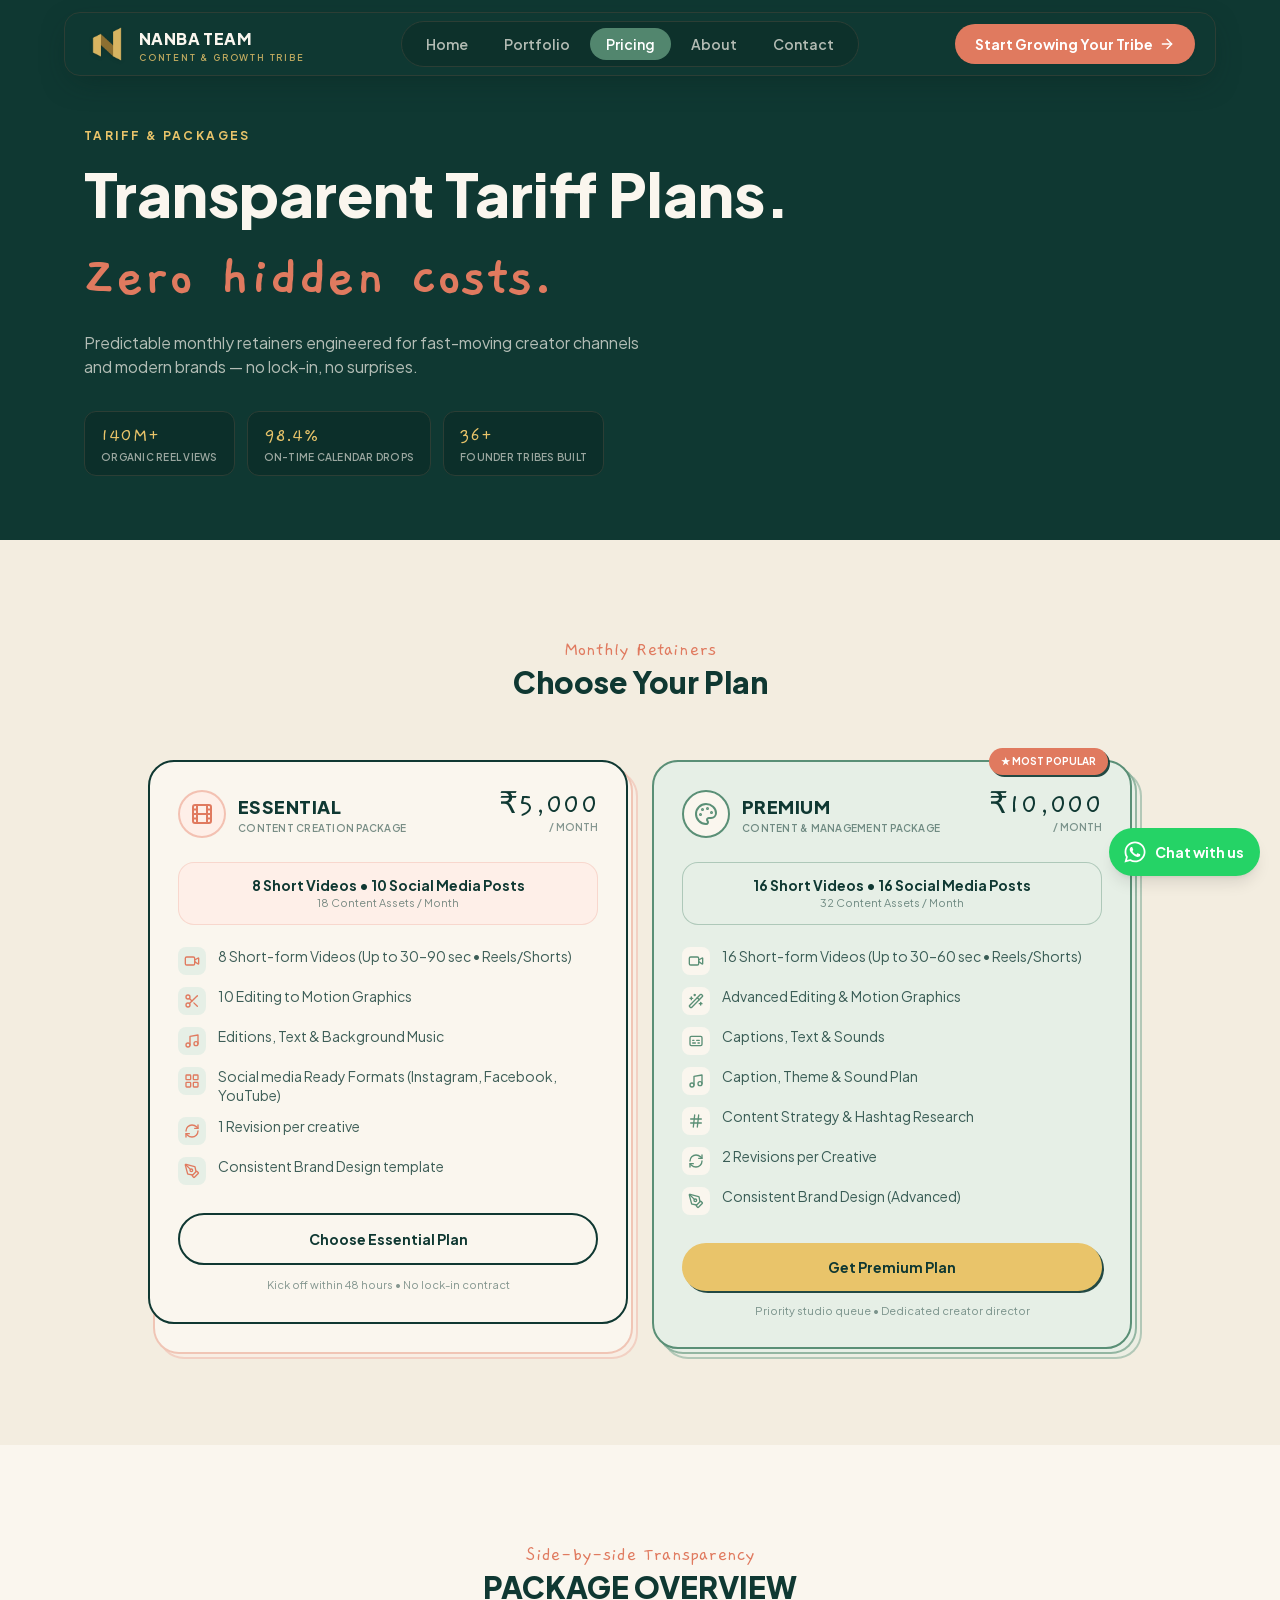
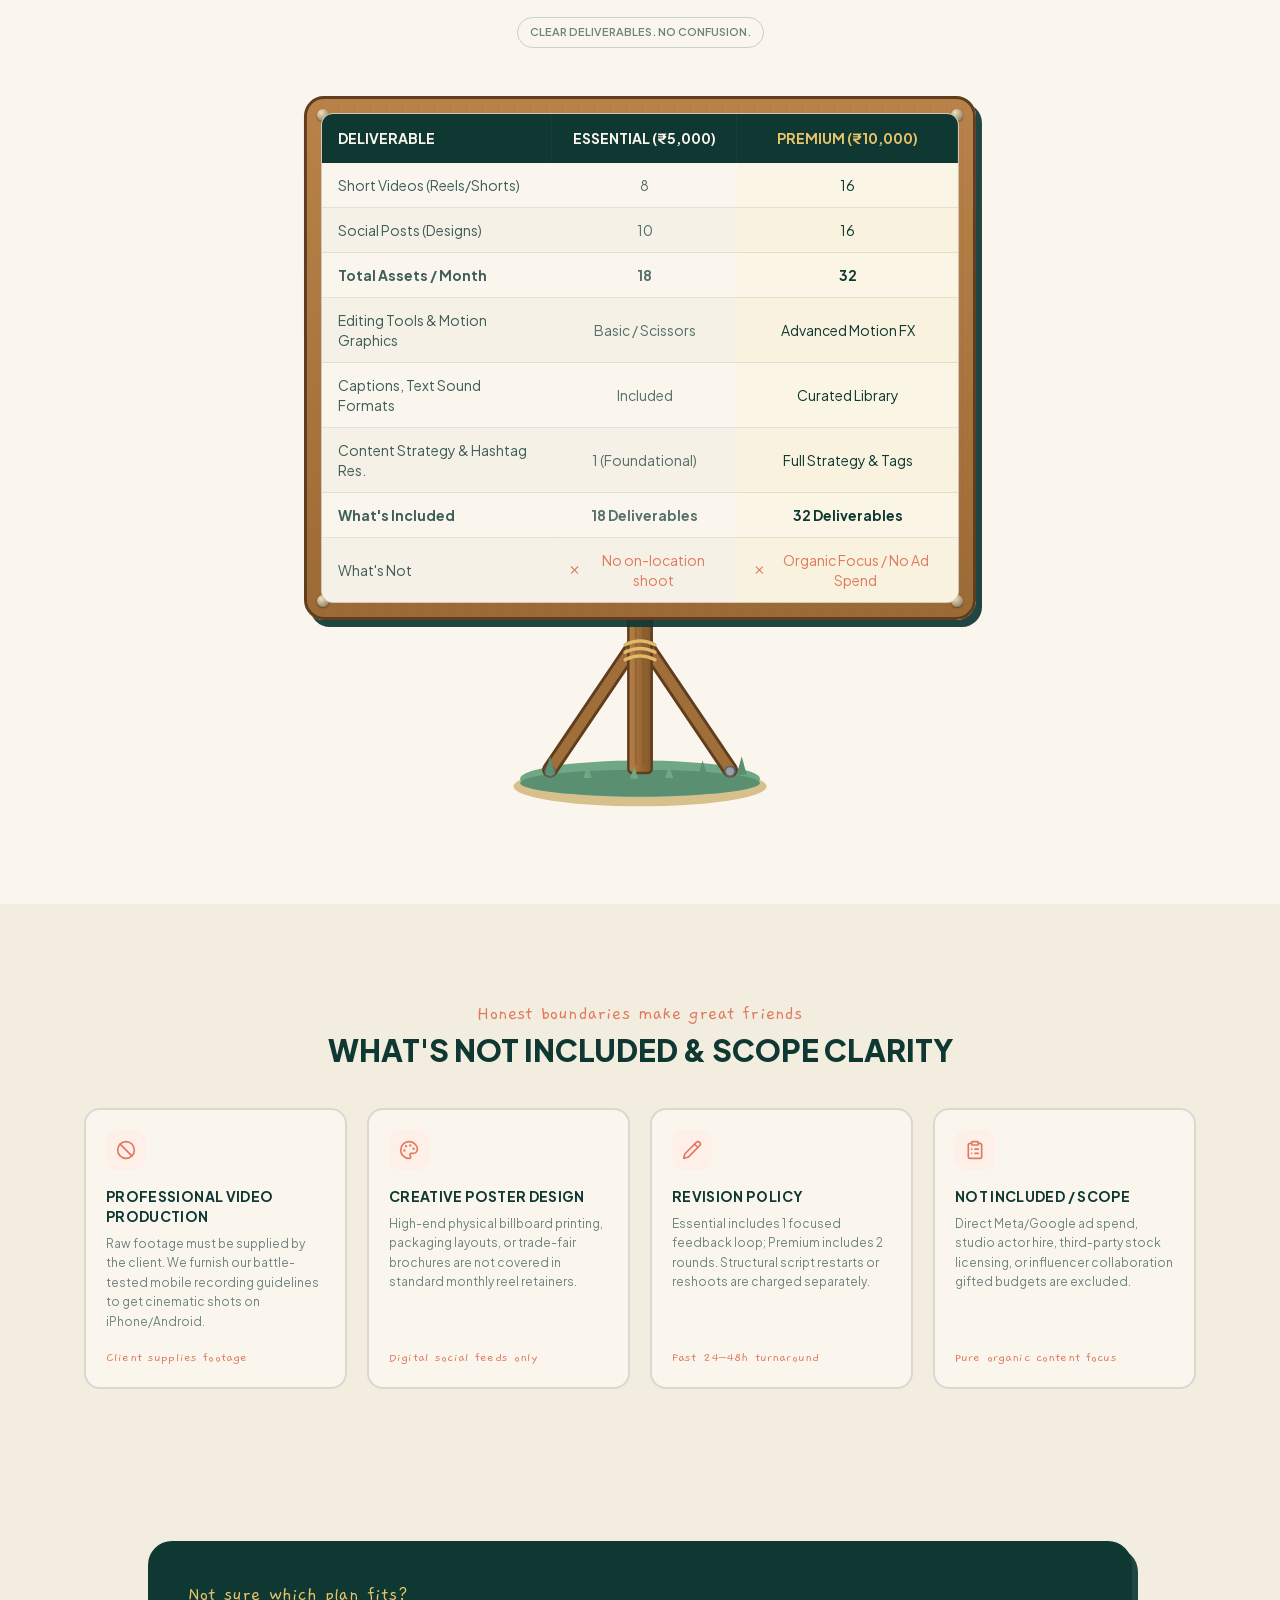
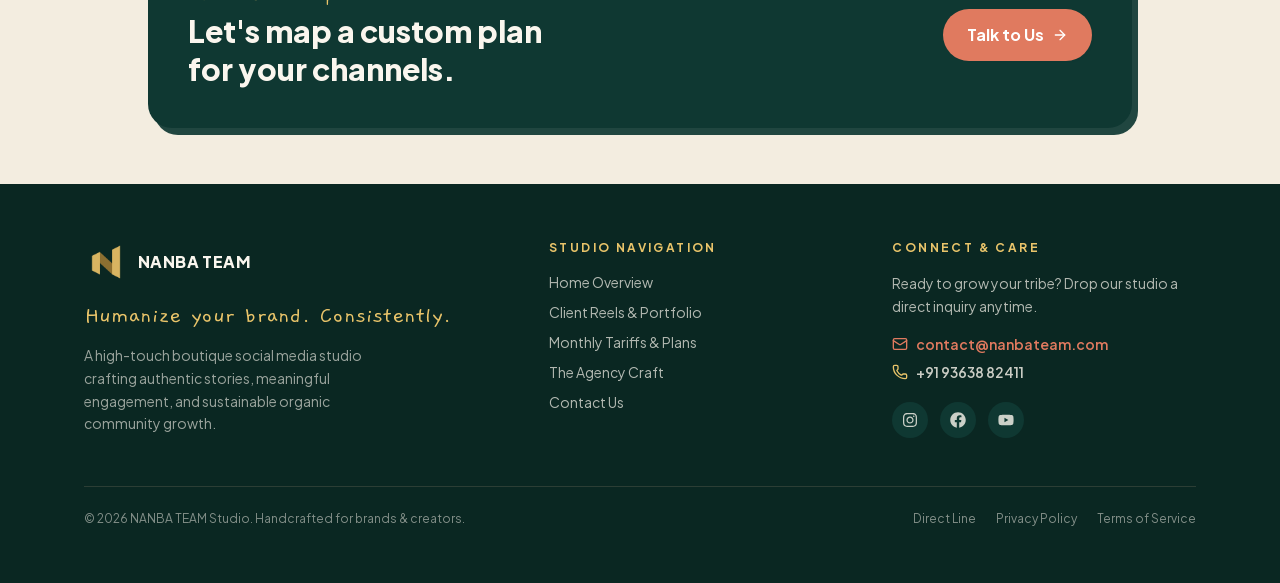
<file: pricing.html>
<!DOCTYPE html><html lang="en" class="gaegu_7c26d8f-module__zzpwxG__variable plus_jakarta_sans_e9451152-module__eMpaqG__variable h-full scroll-smooth antialiased overflow-x-clip"><head><meta charSet="utf-8"/><meta name="viewport" content="width=device-width, initial-scale=1"/><link rel="preload" href="/_next/static/media/02ab09f9d763c490-s.p.2z06xqu30airl.woff2" as="font" crossorigin="" type="font/woff2"/><link rel="preload" href="/_next/static/media/07f6361e5a7f80df-s.p.26av2_jsbqw2v.woff2" as="font" crossorigin="" type="font/woff2"/><link rel="preload" href="/_next/static/media/0889c66bad9b3c3b-s.p.3bu5-yd8kl91o.woff2" as="font" crossorigin="" type="font/woff2"/><link rel="preload" href="/_next/static/media/0be4ac5e39e9c602-s.p.1ew488432_xl1.woff2" as="font" crossorigin="" type="font/woff2"/><link rel="preload" href="/_next/static/media/0d9b096f9220bd2f-s.p.0mh0q1hdow45z.woff2" as="font" crossorigin="" type="font/woff2"/><link rel="preload" href="/_next/static/media/1ad3d68beda43b24-s.p.2brx1eskz0krx.woff2" as="font" crossorigin="" type="font/woff2"/><link rel="preload" href="/_next/static/media/1ee19894c821c06f-s.p.36zhr-3iyc0t_.woff2" as="font" crossorigin="" type="font/woff2"/><link rel="preload" href="/_next/static/media/202883325cd39b81-s.p.34hb9edh362c2.woff2" as="font" crossorigin="" type="font/woff2"/><link rel="preload" href="/_next/static/media/204f31b94d038ed8-s.p.2ocgn5f1t_rbs.woff2" as="font" crossorigin="" type="font/woff2"/><link rel="preload" href="/_next/static/media/20c699199e222389-s.p.2qbe9lbhqfc7x.woff2" as="font" crossorigin="" type="font/woff2"/><link rel="preload" href="/_next/static/media/21991a609c1e4f24-s.p.1x-bwd_pke8d1.woff2" as="font" crossorigin="" type="font/woff2"/><link rel="preload" href="/_next/static/media/2226ad673b3fc0f6-s.p.1l7dnuyk6zhsk.woff2" as="font" crossorigin="" type="font/woff2"/><link rel="preload" href="/_next/static/media/2348b8dc2aca3f08-s.p.18v5fvstyihp3.woff2" as="font" crossorigin="" type="font/woff2"/><link rel="preload" href="/_next/static/media/237cbc7a510357a4-s.p.1iu-ph6b7b-4t.woff2" as="font" crossorigin="" type="font/woff2"/><link rel="preload" href="/_next/static/media/2b2eb8324c5f676a-s.p.2213uwbx3dwca.woff2" as="font" crossorigin="" type="font/woff2"/><link rel="preload" href="/_next/static/media/2b9962b1a2496f46-s.p.17w4vje8-ipgt.woff2" as="font" crossorigin="" type="font/woff2"/><link rel="preload" href="/_next/static/media/31d5de0b6304925d-s.p.3h4ut7jubgzyn.woff2" as="font" crossorigin="" type="font/woff2"/><link rel="preload" href="/_next/static/media/388ed6884b939c78-s.p.39i7gisshnir0.woff2" as="font" crossorigin="" type="font/woff2"/><link rel="preload" href="/_next/static/media/39bf5d97aec1c546-s.p.06c_m0aisupbr.woff2" as="font" crossorigin="" type="font/woff2"/><link rel="preload" href="/_next/static/media/39cc94e2095c98c9-s.p.3ud9gf32vyxjr.woff2" as="font" crossorigin="" type="font/woff2"/><link rel="preload" href="/_next/static/media/3bafb67cb5db234f-s.p.0sein3sbia7yl.woff2" as="font" crossorigin="" type="font/woff2"/><link rel="preload" href="/_next/static/media/3fd9a1b1e379a4e3-s.p.2aq_x5zo8qukl.woff2" as="font" crossorigin="" type="font/woff2"/><link rel="preload" href="/_next/static/media/41756c35938a897b-s.p.3ij7sxvma5f83.woff2" as="font" crossorigin="" type="font/woff2"/><link rel="preload" href="/_next/static/media/44f842f7de634629-s.p.30w83po6pjqte.woff2" as="font" crossorigin="" type="font/woff2"/><link rel="preload" href="/_next/static/media/47696934a7570da2-s.p.1rtq36x7rz84k.woff2" as="font" crossorigin="" type="font/woff2"/><link rel="preload" href="/_next/static/media/4839acb9d141f772-s.p.3eb2uesbhz9fa.woff2" as="font" crossorigin="" type="font/woff2"/><link rel="preload" href="/_next/static/media/48a96dcb9690e60c-s.p.0c49pac54i1ry.woff2" as="font" crossorigin="" type="font/woff2"/><link rel="preload" href="/_next/static/media/4d2098fe38b52459-s.p.1-31cv4hlnr44.woff2" as="font" crossorigin="" type="font/woff2"/><link rel="preload" href="/_next/static/media/4edddecc9770748a-s.p.3b52kuw3s317p.woff2" as="font" crossorigin="" type="font/woff2"/><link rel="preload" href="/_next/static/media/4ef28ae728707c88-s.p.0hv5pa9fvdldx.woff2" as="font" crossorigin="" type="font/woff2"/><link rel="preload" href="/_next/static/media/510d904d59ba32cc-s.p.3wwjw6hl4fb2d.woff2" as="font" crossorigin="" type="font/woff2"/><link rel="preload" href="/_next/static/media/542b922a717396a8-s.p.00eqib7ed9sjx.woff2" as="font" crossorigin="" type="font/woff2"/><link rel="preload" href="/_next/static/media/54ff2b849676b7ad-s.p.0v1eac1x8dybe.woff2" as="font" crossorigin="" type="font/woff2"/><link rel="preload" href="/_next/static/media/551ad6335de14b6d-s.p.3axi0fmzhcr48.woff2" as="font" crossorigin="" type="font/woff2"/><link rel="preload" href="/_next/static/media/555f6c9779a6ea2f-s.p.008y3w7hox3jm.woff2" as="font" crossorigin="" type="font/woff2"/><link rel="preload" href="/_next/static/media/5e3de3e2d3980614-s.p.0q-k4db4rpss1.woff2" as="font" crossorigin="" type="font/woff2"/><link rel="preload" href="/_next/static/media/5fd7b71943441d3d-s.p.2bggcmk0jzdee.woff2" as="font" crossorigin="" type="font/woff2"/><link rel="preload" href="/_next/static/media/60e97c82bbf2656a-s.p.0ha4tyojtkydt.woff2" as="font" crossorigin="" type="font/woff2"/><link rel="preload" href="/_next/static/media/633700c5144cf57b-s.p.071i-7zxz9gi2.woff2" as="font" crossorigin="" type="font/woff2"/><link rel="preload" href="/_next/static/media/6859b2bc6353e7e0-s.p.2d4wovlvb57bc.woff2" as="font" crossorigin="" type="font/woff2"/><link rel="preload" href="/_next/static/media/70624fd140078077-s.p.23jkk6rr0_8fk.woff2" as="font" crossorigin="" type="font/woff2"/><link rel="preload" href="/_next/static/media/708ac5215e601874-s.p.1otlbanmpt5tq.woff2" as="font" crossorigin="" type="font/woff2"/><link rel="preload" href="/_next/static/media/740073afa6d6604a-s.p.1nbpk8-73d_oc.woff2" as="font" crossorigin="" type="font/woff2"/><link rel="preload" href="/_next/static/media/768b290376bb94a3-s.p.1oto7bq1wstw1.woff2" as="font" crossorigin="" type="font/woff2"/><link rel="preload" href="/_next/static/media/789ae921f9ad0c32-s.p.1hzfxwe0g_4r6.woff2" as="font" crossorigin="" type="font/woff2"/><link rel="preload" href="/_next/static/media/794e4d4a6de731ed-s.p.434e-nz-wzhqd.woff2" as="font" crossorigin="" type="font/woff2"/><link rel="preload" href="/_next/static/media/7a9067cce673902f-s.p.2vrfifoe5swj7.woff2" as="font" crossorigin="" type="font/woff2"/><link rel="preload" href="/_next/static/media/7a989262f8963453-s.p.3dgdp7v1qvdfw.woff2" as="font" crossorigin="" type="font/woff2"/><link rel="preload" href="/_next/static/media/7fd638b15ad3af69-s.p.2rtd4_em2kmrp.woff2" as="font" crossorigin="" type="font/woff2"/><link rel="preload" href="/_next/static/media/80acc2f9d1790aee-s.p.3p1t1rei93fh0.woff2" as="font" crossorigin="" type="font/woff2"/><link rel="preload" href="/_next/static/media/8a172900e148830b-s.p.2w3jr8on308z4.woff2" as="font" crossorigin="" type="font/woff2"/><link rel="preload" href="/_next/static/media/8a706fcd092647c2-s.p.3f42frf00l82t.woff2" as="font" crossorigin="" type="font/woff2"/><link rel="preload" href="/_next/static/media/8ac56e8155405d86-s.p.2bbg-70eaudbk.woff2" as="font" crossorigin="" type="font/woff2"/><link rel="preload" href="/_next/static/media/8dd9d9ccf770dc02-s.p.04cq_wu1aeppn.woff2" as="font" crossorigin="" type="font/woff2"/><link rel="preload" href="/_next/static/media/8f102ac0d216e63f-s.p.0c_kz8whdv8or.woff2" as="font" crossorigin="" type="font/woff2"/><link rel="preload" href="/_next/static/media/8f8866676db871eb-s.p.40j30xrne1tay.woff2" as="font" crossorigin="" type="font/woff2"/><link rel="preload" href="/_next/static/media/9001c6e9193bd339-s.p.08unp-5_f1nmc.woff2" as="font" crossorigin="" type="font/woff2"/><link rel="preload" href="/_next/static/media/90cc20c11ed8e383-s.p.0apishbt6ot2x.woff2" as="font" crossorigin="" type="font/woff2"/><link rel="preload" href="/_next/static/media/92a4078f473b310a-s.p.3fholbloho3ce.woff2" as="font" crossorigin="" type="font/woff2"/><link rel="preload" href="/_next/static/media/966bb41cb5a84927-s.p.099ncwluo1pwv.woff2" as="font" crossorigin="" type="font/woff2"/><link rel="preload" href="/_next/static/media/9a2b8e2c490f308b-s.p.1tz91wep1x4gt.woff2" as="font" crossorigin="" type="font/woff2"/><link rel="preload" href="/_next/static/media/a80e5595f83d8b55-s.p.141x3jy_o2s_c.woff2" as="font" crossorigin="" type="font/woff2"/><link rel="preload" href="/_next/static/media/a867e5c2eed94751-s.p.23t_b7b8id_jc.woff2" as="font" crossorigin="" type="font/woff2"/><link rel="preload" href="/_next/static/media/abb9471e6803e3b8-s.p.16wdtjxottyq5.woff2" as="font" crossorigin="" type="font/woff2"/><link rel="preload" href="/_next/static/media/ac24db6a9998d311-s.p.3k92o99w2r654.woff2" as="font" crossorigin="" type="font/woff2"/><link rel="preload" href="/_next/static/media/adcb0330ba1b733e-s.p.3e9hq8x9jcw5f.woff2" as="font" crossorigin="" type="font/woff2"/><link rel="preload" href="/_next/static/media/b16d1c0c05e32a60-s.p.3hmujwi2x_d30.woff2" as="font" crossorigin="" type="font/woff2"/><link rel="preload" href="/_next/static/media/b8e59591506d0376-s.p.3br1yix7oid_s.woff2" as="font" crossorigin="" type="font/woff2"/><link rel="preload" href="/_next/static/media/b9de63e0a9fe0cf2-s.p.0kjbuy1fntxbt.woff2" as="font" crossorigin="" type="font/woff2"/><link rel="preload" href="/_next/static/media/c0f41373200663e9-s.p.17cwfm6qvzrcp.woff2" as="font" crossorigin="" type="font/woff2"/><link rel="preload" href="/_next/static/media/c14643a64a206949-s.p.44vfzu3s8d0o-.woff2" as="font" crossorigin="" type="font/woff2"/><link rel="preload" href="/_next/static/media/c18b3b7a2b12e7e3-s.p.3mcuhpjyi5m-5.woff2" as="font" crossorigin="" type="font/woff2"/><link rel="preload" href="/_next/static/media/c3a2990550a35540-s.p.1jwaqtabaz-m1.woff2" as="font" crossorigin="" type="font/woff2"/><link rel="preload" href="/_next/static/media/c81cd2cb3833e14d-s.p.1a-mlleribx4n.woff2" as="font" crossorigin="" type="font/woff2"/><link rel="preload" href="/_next/static/media/c8913da47d88777c-s.p.2u7ia6dg59fw9.woff2" as="font" crossorigin="" type="font/woff2"/><link rel="preload" href="/_next/static/media/cb01828b1f2642c1-s.p.0er-mb7ckf2du.woff2" as="font" crossorigin="" type="font/woff2"/><link rel="preload" href="/_next/static/media/cd147e7610168de3-s.p.30ah9lebvhxwf.woff2" as="font" crossorigin="" type="font/woff2"/><link rel="preload" href="/_next/static/media/d409128fdf063a28-s.p.2nleos27rd6dz.woff2" as="font" crossorigin="" type="font/woff2"/><link rel="preload" href="/_next/static/media/d87a2a6770484bbb-s.p.44z_7ancu-y5w.woff2" as="font" crossorigin="" type="font/woff2"/><link rel="preload" href="/_next/static/media/d87fe24f77c16a44-s.p.2pxhm5vwfw62e.woff2" as="font" crossorigin="" type="font/woff2"/><link rel="preload" href="/_next/static/media/da58ab5d8c1bbfc4-s.p.30j5qaj7faer7.woff2" as="font" crossorigin="" type="font/woff2"/><link rel="preload" href="/_next/static/media/db7b7fd3abb88410-s.p.16kneh1k30jk1.woff2" as="font" crossorigin="" type="font/woff2"/><link rel="preload" href="/_next/static/media/e04cae570ef1238a-s.p.0rzafts9fhw6x.woff2" as="font" crossorigin="" type="font/woff2"/><link rel="preload" href="/_next/static/media/e1e2f928535adaaf-s.p.3gedjnv4zpaja.woff2" as="font" crossorigin="" type="font/woff2"/><link rel="preload" href="/_next/static/media/e2c8bcaf359549f0-s.p.40ou3re1-vfex.woff2" as="font" crossorigin="" type="font/woff2"/><link rel="preload" href="/_next/static/media/e6e2c050d15af498-s.p.3m5ws44fh70q_.woff2" as="font" crossorigin="" type="font/woff2"/><link rel="preload" href="/_next/static/media/ef928e3c69d1408e-s.p.1j8bi-_bymyuh.woff2" as="font" crossorigin="" type="font/woff2"/><link rel="preload" href="/_next/static/media/f4a375c7008cdc4c-s.p.2hn01u8byatk2.woff2" as="font" crossorigin="" type="font/woff2"/><link rel="preload" href="/_next/static/media/f757dc6152132153-s.p.1s9qu896-qyi0.woff2" as="font" crossorigin="" type="font/woff2"/><link rel="preload" href="/_next/static/media/fba5a26ea33df6a3-s.p.18rizl4rsrl42.woff2" as="font" crossorigin="" type="font/woff2"/><link rel="preload" href="/_next/static/media/ff517ff56ff3579f-s.p.3s8bii8asllhp.woff2" as="font" crossorigin="" type="font/woff2"/><link rel="preload" as="image" href="/logo.png"/><link rel="stylesheet" href="/_next/static/chunks/14yj1wxo8a4u_.css" data-precedence="next"/><link rel="stylesheet" href="/_next/static/chunks/1jqpki2k0jgjv.css" data-precedence="next"/><link rel="preload" as="script" fetchPriority="low" href="/_next/static/chunks/3s6nzrbk-8mnv.js"/><script src="/_next/static/chunks/19mx3mg6lkumu.js" async=""></script><script src="/_next/static/chunks/3g4px251sg85e.js" async=""></script><script src="/_next/static/chunks/0tgjiok8t6d_n.js" async=""></script><script src="/_next/static/chunks/turbopack-2wgs7irzom57_.js" async=""></script><script src="/_next/static/chunks/0h2qsuyze9ds1.js" async=""></script><script src="/_next/static/chunks/1l3cyqqx0vgr6.js" async=""></script><script src="/_next/static/chunks/0z6h9trm30dgw.js" async=""></script><script src="/_next/static/chunks/1_kdzz48cb5_0.js" async=""></script><script src="/_next/static/chunks/22iy201iz3ram.js" async=""></script><title>NANBA TEAM — Humanize Your Brand. Consistently.</title><meta name="description" content="A high-touch boutique social media studio crafting authentic short-form video content, reels and page management for founders, creators and indie brands."/><link rel="canonical" href="https://www.nanbateam.com"/><meta property="og:title" content="NANBA TEAM — Humanize Your Brand. Consistently."/><meta property="og:description" content="A high-touch boutique social media studio crafting authentic short-form video content, reels and page management for founders, creators and indie brands."/><meta property="og:url" content="https://www.nanbateam.com"/><meta property="og:site_name" content="Nanba Team"/><meta property="og:image" content="https://www.nanbateam.com/nanba-team-logo-1200x630.png"/><meta property="og:image:alt" content="Nanba Team Logo"/><meta property="og:type" content="website"/><meta name="twitter:card" content="summary_large_image"/><meta name="twitter:title" content="NANBA TEAM — Humanize Your Brand. Consistently."/><meta name="twitter:description" content="A high-touch boutique social media studio crafting authentic short-form video content, reels and page management for founders, creators and indie brands."/><meta name="twitter:image" content="https://www.nanbateam.com/nanba-team-logo-1200x630.png"/><meta name="twitter:image:alt" content="Nanba Team Logo"/><link rel="icon" href="/favicon.ico?favicon.1oj3ag_hqwmh9.ico" sizes="64x64" type="image/x-icon"/><link rel="icon" href="/icon.png?icon.25h7l8lnt34qs.png" sizes="512x512" type="image/png"/><meta name="next-size-adjust" content=""/><script src="/_next/static/chunks/0cz1d0mv5g_q7.js" noModule=""></script></head><body class="min-h-full flex flex-col overflow-x-hidden bg-brand-cream text-brand-teal font-sans selection:bg-brand-gold/40 pb-16 md:pb-0"><div hidden=""><!--$--><!--/$--></div><nav class="fixed top-0 inset-x-0 z-50 px-3 sm:px-4 pt-3"><div class="max-w-6xl mx-auto px-4 sm:px-5 h-14 md:h-16 flex items-center justify-center md:justify-between rounded-2xl bg-brand-teal border border-brand-border shadow-[0_10px_30px_-10px_rgba(10,39,34,0.6)]"><a class="flex items-center gap-2.5" href="/"><img alt="NANBA TEAM logo" width="44" height="44" decoding="async" data-nimg="1" class="w-10 h-10 md:w-11 md:h-11 object-contain drop-shadow" style="color:transparent" src="/logo.png"/><span class="leading-none"><span class="block text-brand-cream font-extrabold tracking-wide text-sm md:text-base">NANBA TEAM</span><span class="block text-brand-gold/80 text-[9px] font-semibold tracking-[0.2em] mt-0.5">CONTENT &amp; GROWTH TRIBE</span></span></a><div class="hidden md:flex items-center gap-1 bg-brand-dark/40 rounded-full px-2 py-1.5 border border-brand-border"><a class="px-4 py-1.5 rounded-full text-sm font-semibold transition-colors text-brand-cream/70 hover:text-brand-cream" href="/">Home</a><a class="px-4 py-1.5 rounded-full text-sm font-semibold transition-colors text-brand-cream/70 hover:text-brand-cream" href="/portfolio">Portfolio</a><a class="px-4 py-1.5 rounded-full text-sm font-semibold transition-colors bg-brand-sage/90 text-white" href="/pricing">Pricing</a><a class="px-4 py-1.5 rounded-full text-sm font-semibold transition-colors text-brand-cream/70 hover:text-brand-cream" href="/about">About</a><a class="px-4 py-1.5 rounded-full text-sm font-semibold transition-colors text-brand-cream/70 hover:text-brand-cream" href="/contact">Contact</a></div><a class="hidden md:inline-flex items-center gap-1.5 bg-brand-terracotta text-white text-sm font-bold px-4 lg:px-5 py-2.5 rounded-full hover:brightness-105 transition-all shadow-doodle-sm" href="/contact">Start Growing Your Tribe<svg xmlns="http://www.w3.org/2000/svg" width="24" height="24" viewBox="0 0 24 24" fill="none" stroke="currentColor" stroke-width="2" stroke-linecap="round" stroke-linejoin="round" class="lucide lucide-arrow-right w-4 h-4" aria-hidden="true"><path d="M5 12h14"></path><path d="m12 5 7 7-7 7"></path></svg></a></div></nav><main class="flex-1"><section class="bg-brand-teal text-brand-cream pt-28 md:pt-32 pb-16"><div class="max-w-6xl mx-auto px-5"><p class="text-xs font-bold tracking-[0.2em] text-brand-gold">TARIFF &amp; PACKAGES</p><h1 class="mt-3 text-4xl md:text-6xl font-extrabold leading-tight">Transparent Tariff Plans.<br/><span class="font-hand text-brand-terracotta">Zero hidden costs.</span></h1><p class="mt-4 text-brand-cream/70 max-w-xl">Predictable monthly retainers engineered for fast-moving creator channels and modern brands — no lock-in, no surprises.</p><div class="mt-8 flex flex-wrap gap-3"><div class="bg-brand-dark/50 border border-brand-border rounded-xl px-4 py-2.5"><span class="font-hand text-brand-gold text-xl">140M+</span><span class="block text-[10px] text-brand-cream/60 font-semibold uppercase tracking-wide">Organic Reel Views</span></div><div class="bg-brand-dark/50 border border-brand-border rounded-xl px-4 py-2.5"><span class="font-hand text-brand-gold text-xl">98.4%</span><span class="block text-[10px] text-brand-cream/60 font-semibold uppercase tracking-wide">On-Time Calendar Drops</span></div><div class="bg-brand-dark/50 border border-brand-border rounded-xl px-4 py-2.5"><span class="font-hand text-brand-gold text-xl">36+</span><span class="block text-[10px] text-brand-cream/60 font-semibold uppercase tracking-wide">Founder Tribes Built</span></div></div></div></section><section class="bg-brand-kraft py-16 md:py-24"><div class="max-w-5xl mx-auto px-5"><div class="text-center mb-12"><p class="font-hand text-brand-terracotta text-xl">Monthly Retainers</p><h2 class="font-extrabold text-brand-teal text-2xl md:text-3xl">Choose Your Plan</h2></div><div class="grid gap-8 md:gap-6 md:grid-cols-2 pt-3"><div class="relative"><span aria-hidden="true" class="absolute inset-0 rounded-[26px] border-2 translate-x-[10px] translate-y-[10px] border-brand-terracotta/25 bg-brand-peach/50"></span><span aria-hidden="true" class="absolute inset-0 rounded-[26px] border-2 translate-x-[5px] translate-y-[5px] border-brand-terracotta/40 bg-brand-cream"></span><div class="relative rounded-[26px] p-6 md:p-7 border-2 bg-brand-cream border-brand-teal"><div class="flex items-start justify-between gap-3"><div class="flex items-center gap-3"><span class="w-12 h-12 rounded-full border-2 flex items-center justify-center bg-brand-peach border-brand-terracotta/40 text-brand-terracotta"><svg xmlns="http://www.w3.org/2000/svg" width="24" height="24" viewBox="0 0 24 24" fill="none" stroke="currentColor" stroke-width="2" stroke-linecap="round" stroke-linejoin="round" class="lucide lucide-film w-6 h-6" aria-hidden="true"><rect width="18" height="18" x="3" y="3" rx="2"></rect><path d="M7 3v18"></path><path d="M3 7.5h4"></path><path d="M3 12h18"></path><path d="M3 16.5h4"></path><path d="M17 3v18"></path><path d="M17 7.5h4"></path><path d="M17 16.5h4"></path></svg></span><div><h3 class="font-extrabold text-brand-teal tracking-wide text-lg">ESSENTIAL</h3><p class="text-[10px] text-brand-teal/55 font-semibold tracking-wide uppercase">Content Creation Package</p></div></div><div class="text-right"><div class="font-hand text-3xl text-brand-teal leading-none">₹5,000</div><div class="text-[10px] text-brand-teal/50 font-semibold">/ MONTH</div></div></div><div class="mt-6 rounded-2xl px-4 py-3 text-center border bg-brand-peach border-brand-terracotta/20"><p class="font-bold text-brand-teal text-sm">8 Short Videos • 10 Social Media Posts</p><p class="text-[11px] text-brand-teal/55">18 Content Assets / Month</p></div><ul class="mt-5 space-y-2.5"><li class="flex items-start gap-3 text-sm"><span class="mt-0.5 w-7 h-7 rounded-lg flex items-center justify-center shrink-0 bg-brand-matcha text-brand-terracotta"><svg xmlns="http://www.w3.org/2000/svg" width="24" height="24" viewBox="0 0 24 24" fill="none" stroke="currentColor" stroke-width="2" stroke-linecap="round" stroke-linejoin="round" class="lucide lucide-video w-4 h-4" aria-hidden="true"><path d="m16 13 5.223 3.482a.5.5 0 0 0 .777-.416V7.87a.5.5 0 0 0-.752-.432L16 10.5"></path><rect x="2" y="6" width="14" height="12" rx="2"></rect></svg></span><span class="text-brand-teal/80 leading-snug pt-0.5">8 Short-form Videos (Up to 30–90 sec • Reels/Shorts)</span></li><li class="flex items-start gap-3 text-sm"><span class="mt-0.5 w-7 h-7 rounded-lg flex items-center justify-center shrink-0 bg-brand-matcha text-brand-terracotta"><svg xmlns="http://www.w3.org/2000/svg" width="24" height="24" viewBox="0 0 24 24" fill="none" stroke="currentColor" stroke-width="2" stroke-linecap="round" stroke-linejoin="round" class="lucide lucide-scissors w-4 h-4" aria-hidden="true"><circle cx="6" cy="6" r="3"></circle><path d="M8.12 8.12 12 12"></path><path d="M20 4 8.12 15.88"></path><circle cx="6" cy="18" r="3"></circle><path d="M14.8 14.8 20 20"></path></svg></span><span class="text-brand-teal/80 leading-snug pt-0.5">10 Editing to Motion Graphics</span></li><li class="flex items-start gap-3 text-sm"><span class="mt-0.5 w-7 h-7 rounded-lg flex items-center justify-center shrink-0 bg-brand-matcha text-brand-terracotta"><svg xmlns="http://www.w3.org/2000/svg" width="24" height="24" viewBox="0 0 24 24" fill="none" stroke="currentColor" stroke-width="2" stroke-linecap="round" stroke-linejoin="round" class="lucide lucide-music w-4 h-4" aria-hidden="true"><path d="M9 18V5l12-2v13"></path><circle cx="6" cy="18" r="3"></circle><circle cx="18" cy="16" r="3"></circle></svg></span><span class="text-brand-teal/80 leading-snug pt-0.5">Editions, Text &amp; Background Music</span></li><li class="flex items-start gap-3 text-sm"><span class="mt-0.5 w-7 h-7 rounded-lg flex items-center justify-center shrink-0 bg-brand-matcha text-brand-terracotta"><svg xmlns="http://www.w3.org/2000/svg" width="24" height="24" viewBox="0 0 24 24" fill="none" stroke="currentColor" stroke-width="2" stroke-linecap="round" stroke-linejoin="round" class="lucide lucide-layout-grid w-4 h-4" aria-hidden="true"><rect width="7" height="7" x="3" y="3" rx="1"></rect><rect width="7" height="7" x="14" y="3" rx="1"></rect><rect width="7" height="7" x="14" y="14" rx="1"></rect><rect width="7" height="7" x="3" y="14" rx="1"></rect></svg></span><span class="text-brand-teal/80 leading-snug pt-0.5">Social media Ready Formats (Instagram, Facebook, YouTube)</span></li><li class="flex items-start gap-3 text-sm"><span class="mt-0.5 w-7 h-7 rounded-lg flex items-center justify-center shrink-0 bg-brand-matcha text-brand-terracotta"><svg xmlns="http://www.w3.org/2000/svg" width="24" height="24" viewBox="0 0 24 24" fill="none" stroke="currentColor" stroke-width="2" stroke-linecap="round" stroke-linejoin="round" class="lucide lucide-refresh-cw w-4 h-4" aria-hidden="true"><path d="M3 12a9 9 0 0 1 9-9 9.75 9.75 0 0 1 6.74 2.74L21 8"></path><path d="M21 3v5h-5"></path><path d="M21 12a9 9 0 0 1-9 9 9.75 9.75 0 0 1-6.74-2.74L3 16"></path><path d="M8 16H3v5"></path></svg></span><span class="text-brand-teal/80 leading-snug pt-0.5">1 Revision per creative</span></li><li class="flex items-start gap-3 text-sm"><span class="mt-0.5 w-7 h-7 rounded-lg flex items-center justify-center shrink-0 bg-brand-matcha text-brand-terracotta"><svg xmlns="http://www.w3.org/2000/svg" width="24" height="24" viewBox="0 0 24 24" fill="none" stroke="currentColor" stroke-width="2" stroke-linecap="round" stroke-linejoin="round" class="lucide lucide-pen-tool w-4 h-4" aria-hidden="true"><path d="M15.707 21.293a1 1 0 0 1-1.414 0l-1.586-1.586a1 1 0 0 1 0-1.414l5.586-5.586a1 1 0 0 1 1.414 0l1.586 1.586a1 1 0 0 1 0 1.414z"></path><path d="m18 13-1.375-6.874a1 1 0 0 0-.746-.776L3.235 2.028a1 1 0 0 0-1.207 1.207L5.35 15.879a1 1 0 0 0 .776.746L13 18"></path><path d="m2.3 2.3 7.286 7.286"></path><circle cx="11" cy="11" r="2"></circle></svg></span><span class="text-brand-teal/80 leading-snug pt-0.5">Consistent Brand Design template</span></li></ul><a class="mt-7 flex items-center justify-center gap-2 w-full py-3.5 rounded-full font-bold text-sm transition-all bg-brand-cream border-2 border-brand-teal text-brand-teal hover:bg-brand-teal hover:text-brand-cream" href="/contact">Choose Essential Plan</a><p class="mt-3 text-center text-[11px] text-brand-teal/50">Kick off within 48 hours • No lock-in contract</p></div></div><div class="relative"><span aria-hidden="true" class="absolute inset-0 rounded-[26px] border-2 translate-x-[10px] translate-y-[10px] border-brand-sage/40 bg-brand-matcha/50"></span><span aria-hidden="true" class="absolute inset-0 rounded-[26px] border-2 translate-x-[5px] translate-y-[5px] border-brand-sage/60 bg-brand-matcha/80"></span><div class="relative rounded-[26px] p-6 md:p-7 border-2 bg-brand-matcha border-brand-sage"><div class="flex items-start justify-between gap-3"><div class="flex items-center gap-3"><span class="w-12 h-12 rounded-full border-2 flex items-center justify-center bg-brand-cream border-brand-sage text-brand-sage"><svg xmlns="http://www.w3.org/2000/svg" width="24" height="24" viewBox="0 0 24 24" fill="none" stroke="currentColor" stroke-width="2" stroke-linecap="round" stroke-linejoin="round" class="lucide lucide-palette w-6 h-6" aria-hidden="true"><path d="M12 22a1 1 0 0 1 0-20 10 9 0 0 1 10 9 5 5 0 0 1-5 5h-2.25a1.75 1.75 0 0 0-1.4 2.8l.3.4a1.75 1.75 0 0 1-1.4 2.8z"></path><circle cx="13.5" cy="6.5" r=".5" fill="currentColor"></circle><circle cx="17.5" cy="10.5" r=".5" fill="currentColor"></circle><circle cx="6.5" cy="12.5" r=".5" fill="currentColor"></circle><circle cx="8.5" cy="7.5" r=".5" fill="currentColor"></circle></svg></span><div><h3 class="font-extrabold text-brand-teal tracking-wide text-lg">PREMIUM</h3><p class="text-[10px] text-brand-teal/55 font-semibold tracking-wide uppercase">Content &amp; Management Package</p></div></div><div class="text-right"><div class="font-hand text-3xl text-brand-teal leading-none">₹10,000</div><div class="text-[10px] text-brand-teal/50 font-semibold">/ MONTH</div></div></div><div class="mt-6 rounded-2xl px-4 py-3 text-center border bg-brand-matcha/60 border-brand-sage/40"><p class="font-bold text-brand-teal text-sm">16 Short Videos • 16 Social Media Posts</p><p class="text-[11px] text-brand-teal/55">32 Content Assets / Month</p></div><ul class="mt-5 space-y-2.5"><li class="flex items-start gap-3 text-sm"><span class="mt-0.5 w-7 h-7 rounded-lg flex items-center justify-center shrink-0 bg-brand-cream text-brand-sage"><svg xmlns="http://www.w3.org/2000/svg" width="24" height="24" viewBox="0 0 24 24" fill="none" stroke="currentColor" stroke-width="2" stroke-linecap="round" stroke-linejoin="round" class="lucide lucide-video w-4 h-4" aria-hidden="true"><path d="m16 13 5.223 3.482a.5.5 0 0 0 .777-.416V7.87a.5.5 0 0 0-.752-.432L16 10.5"></path><rect x="2" y="6" width="14" height="12" rx="2"></rect></svg></span><span class="text-brand-teal/80 leading-snug pt-0.5">16 Short-form Videos (Up to 30–60 sec • Reels/Shorts)</span></li><li class="flex items-start gap-3 text-sm"><span class="mt-0.5 w-7 h-7 rounded-lg flex items-center justify-center shrink-0 bg-brand-cream text-brand-sage"><svg xmlns="http://www.w3.org/2000/svg" width="24" height="24" viewBox="0 0 24 24" fill="none" stroke="currentColor" stroke-width="2" stroke-linecap="round" stroke-linejoin="round" class="lucide lucide-wand-sparkles lucide-wand-2 w-4 h-4" aria-hidden="true"><path d="m21.64 3.64-1.28-1.28a1.21 1.21 0 0 0-1.72 0L2.36 18.64a1.21 1.21 0 0 0 0 1.72l1.28 1.28a1.2 1.2 0 0 0 1.72 0L21.64 5.36a1.2 1.2 0 0 0 0-1.72"></path><path d="m14 7 3 3"></path><path d="M5 6v4"></path><path d="M19 14v4"></path><path d="M10 2v2"></path><path d="M7 8H3"></path><path d="M21 16h-4"></path><path d="M11 3H9"></path></svg></span><span class="text-brand-teal/80 leading-snug pt-0.5">Advanced Editing &amp; Motion Graphics</span></li><li class="flex items-start gap-3 text-sm"><span class="mt-0.5 w-7 h-7 rounded-lg flex items-center justify-center shrink-0 bg-brand-cream text-brand-sage"><svg xmlns="http://www.w3.org/2000/svg" width="24" height="24" viewBox="0 0 24 24" fill="none" stroke="currentColor" stroke-width="2" stroke-linecap="round" stroke-linejoin="round" class="lucide lucide-captions lucide-subtitles w-4 h-4" aria-hidden="true"><rect width="18" height="14" x="3" y="5" rx="2" ry="2"></rect><path d="M7 15h4M15 15h2M7 11h2M13 11h4"></path></svg></span><span class="text-brand-teal/80 leading-snug pt-0.5">Captions, Text &amp; Sounds</span></li><li class="flex items-start gap-3 text-sm"><span class="mt-0.5 w-7 h-7 rounded-lg flex items-center justify-center shrink-0 bg-brand-cream text-brand-sage"><svg xmlns="http://www.w3.org/2000/svg" width="24" height="24" viewBox="0 0 24 24" fill="none" stroke="currentColor" stroke-width="2" stroke-linecap="round" stroke-linejoin="round" class="lucide lucide-music w-4 h-4" aria-hidden="true"><path d="M9 18V5l12-2v13"></path><circle cx="6" cy="18" r="3"></circle><circle cx="18" cy="16" r="3"></circle></svg></span><span class="text-brand-teal/80 leading-snug pt-0.5">Caption, Theme &amp; Sound Plan</span></li><li class="flex items-start gap-3 text-sm"><span class="mt-0.5 w-7 h-7 rounded-lg flex items-center justify-center shrink-0 bg-brand-cream text-brand-sage"><svg xmlns="http://www.w3.org/2000/svg" width="24" height="24" viewBox="0 0 24 24" fill="none" stroke="currentColor" stroke-width="2" stroke-linecap="round" stroke-linejoin="round" class="lucide lucide-hash w-4 h-4" aria-hidden="true"><line x1="4" x2="20" y1="9" y2="9"></line><line x1="4" x2="20" y1="15" y2="15"></line><line x1="10" x2="8" y1="3" y2="21"></line><line x1="16" x2="14" y1="3" y2="21"></line></svg></span><span class="text-brand-teal/80 leading-snug pt-0.5">Content Strategy &amp; Hashtag Research</span></li><li class="flex items-start gap-3 text-sm"><span class="mt-0.5 w-7 h-7 rounded-lg flex items-center justify-center shrink-0 bg-brand-cream text-brand-sage"><svg xmlns="http://www.w3.org/2000/svg" width="24" height="24" viewBox="0 0 24 24" fill="none" stroke="currentColor" stroke-width="2" stroke-linecap="round" stroke-linejoin="round" class="lucide lucide-refresh-cw w-4 h-4" aria-hidden="true"><path d="M3 12a9 9 0 0 1 9-9 9.75 9.75 0 0 1 6.74 2.74L21 8"></path><path d="M21 3v5h-5"></path><path d="M21 12a9 9 0 0 1-9 9 9.75 9.75 0 0 1-6.74-2.74L3 16"></path><path d="M8 16H3v5"></path></svg></span><span class="text-brand-teal/80 leading-snug pt-0.5">2 Revisions per Creative</span></li><li class="flex items-start gap-3 text-sm"><span class="mt-0.5 w-7 h-7 rounded-lg flex items-center justify-center shrink-0 bg-brand-cream text-brand-sage"><svg xmlns="http://www.w3.org/2000/svg" width="24" height="24" viewBox="0 0 24 24" fill="none" stroke="currentColor" stroke-width="2" stroke-linecap="round" stroke-linejoin="round" class="lucide lucide-pen-tool w-4 h-4" aria-hidden="true"><path d="M15.707 21.293a1 1 0 0 1-1.414 0l-1.586-1.586a1 1 0 0 1 0-1.414l5.586-5.586a1 1 0 0 1 1.414 0l1.586 1.586a1 1 0 0 1 0 1.414z"></path><path d="m18 13-1.375-6.874a1 1 0 0 0-.746-.776L3.235 2.028a1 1 0 0 0-1.207 1.207L5.35 15.879a1 1 0 0 0 .776.746L13 18"></path><path d="m2.3 2.3 7.286 7.286"></path><circle cx="11" cy="11" r="2"></circle></svg></span><span class="text-brand-teal/80 leading-snug pt-0.5">Consistent Brand Design (Advanced)</span></li></ul><a class="mt-7 flex items-center justify-center gap-2 w-full py-3.5 rounded-full font-bold text-sm transition-all bg-brand-gold text-brand-teal hover:brightness-105 shadow-doodle-sm" href="/contact">Get Premium Plan</a><p class="mt-3 text-center text-[11px] text-brand-teal/50">Priority studio queue • Dedicated creator director</p></div><span class="absolute -top-3 right-6 z-10 bg-brand-terracotta text-white text-[10px] font-bold px-3 py-1.5 rounded-full shadow-doodle-sm">★ MOST POPULAR</span></div></div></div></section><section class="bg-brand-cream py-16 md:py-24 overflow-hidden"><div class="max-w-3xl mx-auto px-5"><div class="text-center mb-12"><p class="font-hand text-brand-terracotta text-xl">Side-by-side Transparency</p><h2 class="font-extrabold text-brand-teal text-2xl md:text-3xl">PACKAGE OVERVIEW</h2><span class="mt-3 inline-block text-[11px] font-semibold text-brand-teal/60 border border-brand-teal/20 rounded-full px-3 py-1.5">CLEAR DELIVERABLES. NO CONFUSION.</span></div><div class="relative mx-auto max-w-2xl" style="transform:translateY(28px) rotate(-1deg)"><div class="board-sway relative z-10"><div class="relative rounded-[20px] p-2.5 sm:p-3.5 shadow-doodle-lg" style="background:linear-gradient(180deg,#b9824a,#9c6a35);border:3px solid #5f3d1e"><span aria-hidden="true" class="pointer-events-none absolute inset-0 rounded-[20px] opacity-20" style="background-image:repeating-linear-gradient(90deg, rgba(95,61,30,0) 0 15px, rgba(95,61,30,0.35) 15px 16px)"></span><span aria-hidden="true" class="absolute left-2.5 top-2.5 w-3 h-3 rounded-full" style="background:radial-gradient(circle at 35% 30%, #efe0bf, #9c8f6e 70%, #645838);box-shadow:0 1px 2px rgba(0,0,0,0.4)"></span><span aria-hidden="true" class="absolute right-2.5 top-2.5 w-3 h-3 rounded-full" style="background:radial-gradient(circle at 35% 30%, #efe0bf, #9c8f6e 70%, #645838);box-shadow:0 1px 2px rgba(0,0,0,0.4)"></span><span aria-hidden="true" class="absolute left-2.5 bottom-2.5 w-3 h-3 rounded-full" style="background:radial-gradient(circle at 35% 30%, #efe0bf, #9c8f6e 70%, #645838);box-shadow:0 1px 2px rgba(0,0,0,0.4)"></span><span aria-hidden="true" class="absolute right-2.5 bottom-2.5 w-3 h-3 rounded-full" style="background:radial-gradient(circle at 35% 30%, #efe0bf, #9c8f6e 70%, #645838);box-shadow:0 1px 2px rgba(0,0,0,0.4)"></span><div class="relative rounded-[12px] bg-brand-cream overflow-hidden border border-[#5f3d1e]/25"><div class="md:hidden"><div class="bg-brand-teal text-brand-cream px-4 py-2.5 text-[11px] font-bold tracking-wide flex items-center justify-between"><span>DELIVERABLE</span><span class="flex gap-3"><span>ESS ₹5k</span><span class="text-brand-gold">PREM ₹10k</span></span></div><div class="px-4 py-3 border-t border-brand-teal/10 "><p class="text-brand-teal text-sm font-semibold">Short Videos (Reels/Shorts)</p><div class="mt-2 grid grid-cols-2 gap-2 text-xs"><div class="rounded-lg bg-brand-peach/60 border border-brand-terracotta/20 px-3 py-2"><span class="block text-[9px] font-bold uppercase tracking-wide text-brand-terracotta/80 mb-0.5">Essential</span><span class="text-brand-teal ">8</span></div><div class="rounded-lg bg-brand-yellow/40 border border-brand-gold/40 px-3 py-2"><span class="block text-[9px] font-bold uppercase tracking-wide text-brand-sage mb-0.5">Premium</span><span class="text-brand-teal ">16</span></div></div></div><div class="px-4 py-3 border-t border-brand-teal/10 "><p class="text-brand-teal text-sm font-semibold">Social Posts (Designs)</p><div class="mt-2 grid grid-cols-2 gap-2 text-xs"><div class="rounded-lg bg-brand-peach/60 border border-brand-terracotta/20 px-3 py-2"><span class="block text-[9px] font-bold uppercase tracking-wide text-brand-terracotta/80 mb-0.5">Essential</span><span class="text-brand-teal ">10</span></div><div class="rounded-lg bg-brand-yellow/40 border border-brand-gold/40 px-3 py-2"><span class="block text-[9px] font-bold uppercase tracking-wide text-brand-sage mb-0.5">Premium</span><span class="text-brand-teal ">16</span></div></div></div><div class="px-4 py-3 border-t border-brand-teal/10 bg-brand-kraft/40"><p class="text-brand-teal text-sm font-bold">Total Assets / Month</p><div class="mt-2 grid grid-cols-2 gap-2 text-xs"><div class="rounded-lg bg-brand-peach/60 border border-brand-terracotta/20 px-3 py-2"><span class="block text-[9px] font-bold uppercase tracking-wide text-brand-terracotta/80 mb-0.5">Essential</span><span class="text-brand-teal ">18</span></div><div class="rounded-lg bg-brand-yellow/40 border border-brand-gold/40 px-3 py-2"><span class="block text-[9px] font-bold uppercase tracking-wide text-brand-sage mb-0.5">Premium</span><span class="text-brand-teal ">32</span></div></div></div><div class="px-4 py-3 border-t border-brand-teal/10 "><p class="text-brand-teal text-sm font-semibold">Editing Tools &amp; Motion Graphics</p><div class="mt-2 grid grid-cols-2 gap-2 text-xs"><div class="rounded-lg bg-brand-peach/60 border border-brand-terracotta/20 px-3 py-2"><span class="block text-[9px] font-bold uppercase tracking-wide text-brand-terracotta/80 mb-0.5">Essential</span><span class="text-brand-teal ">Basic / Scissors</span></div><div class="rounded-lg bg-brand-yellow/40 border border-brand-gold/40 px-3 py-2"><span class="block text-[9px] font-bold uppercase tracking-wide text-brand-sage mb-0.5">Premium</span><span class="text-brand-teal ">Advanced Motion FX</span></div></div></div><div class="px-4 py-3 border-t border-brand-teal/10 "><p class="text-brand-teal text-sm font-semibold">Captions, Text Sound Formats</p><div class="mt-2 grid grid-cols-2 gap-2 text-xs"><div class="rounded-lg bg-brand-peach/60 border border-brand-terracotta/20 px-3 py-2"><span class="block text-[9px] font-bold uppercase tracking-wide text-brand-terracotta/80 mb-0.5">Essential</span><span class="text-brand-teal ">Included</span></div><div class="rounded-lg bg-brand-yellow/40 border border-brand-gold/40 px-3 py-2"><span class="block text-[9px] font-bold uppercase tracking-wide text-brand-sage mb-0.5">Premium</span><span class="text-brand-teal ">Curated Library</span></div></div></div><div class="px-4 py-3 border-t border-brand-teal/10 "><p class="text-brand-teal text-sm font-semibold">Content Strategy &amp; Hashtag Res.</p><div class="mt-2 grid grid-cols-2 gap-2 text-xs"><div class="rounded-lg bg-brand-peach/60 border border-brand-terracotta/20 px-3 py-2"><span class="block text-[9px] font-bold uppercase tracking-wide text-brand-terracotta/80 mb-0.5">Essential</span><span class="text-brand-teal ">1 (Foundational)</span></div><div class="rounded-lg bg-brand-yellow/40 border border-brand-gold/40 px-3 py-2"><span class="block text-[9px] font-bold uppercase tracking-wide text-brand-sage mb-0.5">Premium</span><span class="text-brand-teal ">Full Strategy &amp; Tags</span></div></div></div><div class="px-4 py-3 border-t border-brand-teal/10 bg-brand-kraft/40"><p class="text-brand-teal text-sm font-bold">What&#x27;s Included</p><div class="mt-2 grid grid-cols-2 gap-2 text-xs"><div class="rounded-lg bg-brand-peach/60 border border-brand-terracotta/20 px-3 py-2"><span class="block text-[9px] font-bold uppercase tracking-wide text-brand-terracotta/80 mb-0.5">Essential</span><span class="text-brand-teal ">18 Deliverables</span></div><div class="rounded-lg bg-brand-yellow/40 border border-brand-gold/40 px-3 py-2"><span class="block text-[9px] font-bold uppercase tracking-wide text-brand-sage mb-0.5">Premium</span><span class="text-brand-teal ">32 Deliverables</span></div></div></div><div class="px-4 py-3 border-t border-brand-teal/10 "><p class="text-brand-teal text-sm font-semibold">What&#x27;s Not</p><div class="mt-2 grid grid-cols-2 gap-2 text-xs"><div class="rounded-lg bg-brand-peach/60 border border-brand-terracotta/20 px-3 py-2"><span class="block text-[9px] font-bold uppercase tracking-wide text-brand-terracotta/80 mb-0.5">Essential</span><span class="text-brand-teal inline-flex items-center gap-1 text-brand-terracotta"><svg xmlns="http://www.w3.org/2000/svg" width="24" height="24" viewBox="0 0 24 24" fill="none" stroke="currentColor" stroke-width="2" stroke-linecap="round" stroke-linejoin="round" class="lucide lucide-x w-3 h-3" aria-hidden="true"><path d="M18 6 6 18"></path><path d="m6 6 12 12"></path></svg>No on-location shoot</span></div><div class="rounded-lg bg-brand-yellow/40 border border-brand-gold/40 px-3 py-2"><span class="block text-[9px] font-bold uppercase tracking-wide text-brand-sage mb-0.5">Premium</span><span class="text-brand-teal inline-flex items-center gap-1 text-brand-terracotta"><svg xmlns="http://www.w3.org/2000/svg" width="24" height="24" viewBox="0 0 24 24" fill="none" stroke="currentColor" stroke-width="2" stroke-linecap="round" stroke-linejoin="round" class="lucide lucide-x w-3 h-3" aria-hidden="true"><path d="M18 6 6 18"></path><path d="m6 6 12 12"></path></svg>Organic Focus / No Ad Spend</span></div></div></div></div><table class="hidden md:table w-full text-sm"><thead><tr class="bg-brand-teal text-brand-cream text-left"><th class="py-3.5 px-4 font-bold">DELIVERABLE</th><th class="py-3.5 px-4 font-bold text-center">ESSENTIAL (₹5,000)</th><th class="py-3.5 px-4 font-bold text-center text-brand-gold">PREMIUM (₹10,000)</th></tr></thead><tbody><tr class="border-t border-brand-teal/10 transition-colors hover:bg-brand-gold/15 bg-brand-cream "><td class="py-3 px-4 text-brand-teal/80">Short Videos (Reels/Shorts)</td><td class="py-3 px-4 text-center text-brand-teal/70">8</td><td class="py-3 px-4 text-center text-brand-teal bg-brand-yellow/40">16</td></tr><tr class="border-t border-brand-teal/10 transition-colors hover:bg-brand-gold/15 bg-brand-kraft/50 "><td class="py-3 px-4 text-brand-teal/80">Social Posts (Designs)</td><td class="py-3 px-4 text-center text-brand-teal/70">10</td><td class="py-3 px-4 text-center text-brand-teal bg-brand-yellow/40">16</td></tr><tr class="border-t border-brand-teal/10 transition-colors hover:bg-brand-gold/15 bg-brand-cream font-bold"><td class="py-3 px-4 text-brand-teal/80">Total Assets / Month</td><td class="py-3 px-4 text-center text-brand-teal/70">18</td><td class="py-3 px-4 text-center text-brand-teal bg-brand-yellow/40">32</td></tr><tr class="border-t border-brand-teal/10 transition-colors hover:bg-brand-gold/15 bg-brand-kraft/50 "><td class="py-3 px-4 text-brand-teal/80">Editing Tools &amp; Motion Graphics</td><td class="py-3 px-4 text-center text-brand-teal/70">Basic / Scissors</td><td class="py-3 px-4 text-center text-brand-teal bg-brand-yellow/40">Advanced Motion FX</td></tr><tr class="border-t border-brand-teal/10 transition-colors hover:bg-brand-gold/15 bg-brand-cream "><td class="py-3 px-4 text-brand-teal/80">Captions, Text Sound Formats</td><td class="py-3 px-4 text-center text-brand-teal/70">Included</td><td class="py-3 px-4 text-center text-brand-teal bg-brand-yellow/40">Curated Library</td></tr><tr class="border-t border-brand-teal/10 transition-colors hover:bg-brand-gold/15 bg-brand-kraft/50 "><td class="py-3 px-4 text-brand-teal/80">Content Strategy &amp; Hashtag Res.</td><td class="py-3 px-4 text-center text-brand-teal/70">1 (Foundational)</td><td class="py-3 px-4 text-center text-brand-teal bg-brand-yellow/40">Full Strategy &amp; Tags</td></tr><tr class="border-t border-brand-teal/10 transition-colors hover:bg-brand-gold/15 bg-brand-cream font-bold"><td class="py-3 px-4 text-brand-teal/80">What&#x27;s Included</td><td class="py-3 px-4 text-center text-brand-teal/70">18 Deliverables</td><td class="py-3 px-4 text-center text-brand-teal bg-brand-yellow/40">32 Deliverables</td></tr><tr class="border-t border-brand-teal/10 transition-colors hover:bg-brand-gold/15 bg-brand-kraft/50 "><td class="py-3 px-4 text-brand-teal/80">What&#x27;s Not</td><td class="py-3 px-4 text-center text-brand-teal/70"><span class="inline-flex items-center gap-1 text-brand-terracotta"><svg xmlns="http://www.w3.org/2000/svg" width="24" height="24" viewBox="0 0 24 24" fill="none" stroke="currentColor" stroke-width="2" stroke-linecap="round" stroke-linejoin="round" class="lucide lucide-x w-3.5 h-3.5" aria-hidden="true"><path d="M18 6 6 18"></path><path d="m6 6 12 12"></path></svg> <!-- -->No on-location shoot</span></td><td class="py-3 px-4 text-center text-brand-teal bg-brand-yellow/40"><span class="inline-flex items-center gap-1 text-brand-terracotta"><svg xmlns="http://www.w3.org/2000/svg" width="24" height="24" viewBox="0 0 24 24" fill="none" stroke="currentColor" stroke-width="2" stroke-linecap="round" stroke-linejoin="round" class="lucide lucide-x w-3.5 h-3.5" aria-hidden="true"><path d="M18 6 6 18"></path><path d="m6 6 12 12"></path></svg> <!-- -->Organic Focus / No Ad Spend</span></td></tr></tbody></table></div></div></div><div class="relative z-0 -mt-3 flex justify-center"><svg viewBox="0 0 360 240" class="w-[300px] max-w-full overflow-visible" aria-hidden="true"><defs><linearGradient id="nb-wood" x1="0" y1="0" x2="1" y2="0"><stop offset="0" stop-color="#b9824a"></stop><stop offset="0.5" stop-color="#9c6a35"></stop><stop offset="1" stop-color="#80562a"></stop></linearGradient></defs><ellipse cx="180" cy="214" rx="152" ry="24" fill="#d8c08c"></ellipse><ellipse cx="180" cy="205" rx="144" ry="22" fill="#6fa884"></ellipse><ellipse cx="180" cy="210" rx="144" ry="16" fill="#5a8f72"></ellipse><g stroke-linecap="round"><line x1="176" y1="40" x2="72" y2="194" stroke="#5f3d1e" stroke-width="19"></line><line x1="184" y1="40" x2="288" y2="194" stroke="#5f3d1e" stroke-width="19"></line><line x1="176" y1="40" x2="72" y2="194" stroke="#a06f39" stroke-width="12"></line><line x1="184" y1="40" x2="288" y2="194" stroke="#a06f39" stroke-width="12"></line></g><rect x="166" y="0" width="28" height="198" rx="5" fill="url(#nb-wood)" stroke="#5f3d1e" stroke-width="3"></rect><line x1="175" y1="8" x2="175" y2="188" stroke="#5f3d1e" stroke-width="2" opacity="0.28"></line><line x1="184" y1="8" x2="184" y2="188" stroke="#5f3d1e" stroke-width="2" opacity="0.22"></line><g stroke="#e0b96a" stroke-width="4" stroke-linecap="round" fill="none"><path d="M162 44 q18 -9 36 0"></path><path d="M162 53 q18 -9 36 0"></path><path d="M162 62 q18 -9 36 0"></path></g><g fill="#9aa1a5" stroke="#5f6468" stroke-width="2"><circle cx="72" cy="196" r="6"></circle><circle cx="288" cy="196" r="6"></circle></g><g fill="#5a8f72"><path d="M66 200 l6 -22 l6 22 z"></path><path d="M250 202 l5 -19 l6 19 z"></path><path d="M296 200 l6 -22 l6 22 z"></path></g><g fill="#6fa884"><path d="M112 204 l5 -16 l5 16 z"></path><path d="M168 205 l5 -15 l5 15 z"></path><path d="M210 204 l5 -15 l5 15 z"></path></g></svg></div></div></div></section><section class="bg-brand-kraft py-16 md:py-24"><div class="max-w-6xl mx-auto px-5"><div class="text-center mb-10"><p class="font-hand text-brand-terracotta text-xl">Honest boundaries make great friends</p><h2 class="font-extrabold text-brand-teal text-2xl md:text-3xl mt-1">WHAT&#x27;S NOT INCLUDED &amp; SCOPE CLARITY</h2></div></div><div class="hidden md:grid max-w-6xl mx-auto px-5 gap-5 md:grid-cols-2 lg:grid-cols-4"><div class="flex"><div class="w-full h-full flex flex-col bg-brand-cream rounded-2xl border-2 border-brand-teal/15 p-5"><span class="w-10 h-10 rounded-xl bg-brand-peach flex items-center justify-center text-brand-terracotta mb-4"><svg xmlns="http://www.w3.org/2000/svg" width="24" height="24" viewBox="0 0 24 24" fill="none" stroke="currentColor" stroke-width="2" stroke-linecap="round" stroke-linejoin="round" class="lucide lucide-ban w-5 h-5" aria-hidden="true"><circle cx="12" cy="12" r="10"></circle><path d="M4.929 4.929 19.07 19.071"></path></svg></span><h3 class="font-bold text-brand-teal text-sm uppercase tracking-wide mb-2">Professional Video Production</h3><p class="text-brand-teal/60 text-xs leading-relaxed mb-4">Raw footage must be supplied by the client. We furnish our battle-tested mobile recording guidelines to get cinematic shots on iPhone/Android.</p><span class="mt-auto font-hand text-brand-terracotta text-sm">Client supplies footage</span></div></div><div class="flex"><div class="w-full h-full flex flex-col bg-brand-cream rounded-2xl border-2 border-brand-teal/15 p-5"><span class="w-10 h-10 rounded-xl bg-brand-peach flex items-center justify-center text-brand-terracotta mb-4"><svg xmlns="http://www.w3.org/2000/svg" width="24" height="24" viewBox="0 0 24 24" fill="none" stroke="currentColor" stroke-width="2" stroke-linecap="round" stroke-linejoin="round" class="lucide lucide-palette w-5 h-5" aria-hidden="true"><path d="M12 22a1 1 0 0 1 0-20 10 9 0 0 1 10 9 5 5 0 0 1-5 5h-2.25a1.75 1.75 0 0 0-1.4 2.8l.3.4a1.75 1.75 0 0 1-1.4 2.8z"></path><circle cx="13.5" cy="6.5" r=".5" fill="currentColor"></circle><circle cx="17.5" cy="10.5" r=".5" fill="currentColor"></circle><circle cx="6.5" cy="12.5" r=".5" fill="currentColor"></circle><circle cx="8.5" cy="7.5" r=".5" fill="currentColor"></circle></svg></span><h3 class="font-bold text-brand-teal text-sm uppercase tracking-wide mb-2">Creative Poster Design</h3><p class="text-brand-teal/60 text-xs leading-relaxed mb-4">High-end physical billboard printing, packaging layouts, or trade-fair brochures are not covered in standard monthly reel retainers.</p><span class="mt-auto font-hand text-brand-terracotta text-sm">Digital social feeds only</span></div></div><div class="flex"><div class="w-full h-full flex flex-col bg-brand-cream rounded-2xl border-2 border-brand-teal/15 p-5"><span class="w-10 h-10 rounded-xl bg-brand-peach flex items-center justify-center text-brand-terracotta mb-4"><svg xmlns="http://www.w3.org/2000/svg" width="24" height="24" viewBox="0 0 24 24" fill="none" stroke="currentColor" stroke-width="2" stroke-linecap="round" stroke-linejoin="round" class="lucide lucide-pencil w-5 h-5" aria-hidden="true"><path d="M21.174 6.812a1 1 0 0 0-3.986-3.987L3.842 16.174a2 2 0 0 0-.5.83l-1.321 4.352a.5.5 0 0 0 .623.622l4.353-1.32a2 2 0 0 0 .83-.497z"></path><path d="m15 5 4 4"></path></svg></span><h3 class="font-bold text-brand-teal text-sm uppercase tracking-wide mb-2">Revision Policy</h3><p class="text-brand-teal/60 text-xs leading-relaxed mb-4">Essential includes 1 focused feedback loop; Premium includes 2 rounds. Structural script restarts or reshoots are charged separately.</p><span class="mt-auto font-hand text-brand-terracotta text-sm">Fast 24–48h turnaround</span></div></div><div class="flex"><div class="w-full h-full flex flex-col bg-brand-cream rounded-2xl border-2 border-brand-teal/15 p-5"><span class="w-10 h-10 rounded-xl bg-brand-peach flex items-center justify-center text-brand-terracotta mb-4"><svg xmlns="http://www.w3.org/2000/svg" width="24" height="24" viewBox="0 0 24 24" fill="none" stroke="currentColor" stroke-width="2" stroke-linecap="round" stroke-linejoin="round" class="lucide lucide-clipboard-list w-5 h-5" aria-hidden="true"><rect width="8" height="4" x="8" y="2" rx="1" ry="1"></rect><path d="M16 4h2a2 2 0 0 1 2 2v14a2 2 0 0 1-2 2H6a2 2 0 0 1-2-2V6a2 2 0 0 1 2-2h2"></path><path d="M12 11h4"></path><path d="M12 16h4"></path><path d="M8 11h.01"></path><path d="M8 16h.01"></path></svg></span><h3 class="font-bold text-brand-teal text-sm uppercase tracking-wide mb-2">Not Included / Scope</h3><p class="text-brand-teal/60 text-xs leading-relaxed mb-4">Direct Meta/Google ad spend, studio actor hire, third-party stock licensing, or influencer collaboration gifted budgets are excluded.</p><span class="mt-auto font-hand text-brand-terracotta text-sm">Pure organic content focus</span></div></div></div><div class="relative marquee-pause overflow-hidden md:hidden"><div class="pointer-events-none absolute inset-y-0 left-0 w-10 sm:w-24 z-10 bg-gradient-to-r from-brand-kraft to-transparent"></div><div class="pointer-events-none absolute inset-y-0 right-0 w-10 sm:w-24 z-10 bg-gradient-to-l from-brand-kraft to-transparent"></div><div class="flex w-max items-stretch py-2"><div class="flex items-stretch animate-marquee" style="animation-duration:55s"><div class="shrink-0 px-2.5 flex w-72"><div class="w-full h-full flex flex-col bg-brand-cream rounded-2xl border-2 border-brand-teal/15 p-5"><span class="w-10 h-10 rounded-xl bg-brand-peach flex items-center justify-center text-brand-terracotta mb-4"><svg xmlns="http://www.w3.org/2000/svg" width="24" height="24" viewBox="0 0 24 24" fill="none" stroke="currentColor" stroke-width="2" stroke-linecap="round" stroke-linejoin="round" class="lucide lucide-ban w-5 h-5" aria-hidden="true"><circle cx="12" cy="12" r="10"></circle><path d="M4.929 4.929 19.07 19.071"></path></svg></span><h3 class="font-bold text-brand-teal text-sm uppercase tracking-wide mb-2">Professional Video Production</h3><p class="text-brand-teal/60 text-xs leading-relaxed mb-4">Raw footage must be supplied by the client. We furnish our battle-tested mobile recording guidelines to get cinematic shots on iPhone/Android.</p><span class="mt-auto font-hand text-brand-terracotta text-sm">Client supplies footage</span></div></div><div class="shrink-0 px-2.5 flex w-72"><div class="w-full h-full flex flex-col bg-brand-cream rounded-2xl border-2 border-brand-teal/15 p-5"><span class="w-10 h-10 rounded-xl bg-brand-peach flex items-center justify-center text-brand-terracotta mb-4"><svg xmlns="http://www.w3.org/2000/svg" width="24" height="24" viewBox="0 0 24 24" fill="none" stroke="currentColor" stroke-width="2" stroke-linecap="round" stroke-linejoin="round" class="lucide lucide-palette w-5 h-5" aria-hidden="true"><path d="M12 22a1 1 0 0 1 0-20 10 9 0 0 1 10 9 5 5 0 0 1-5 5h-2.25a1.75 1.75 0 0 0-1.4 2.8l.3.4a1.75 1.75 0 0 1-1.4 2.8z"></path><circle cx="13.5" cy="6.5" r=".5" fill="currentColor"></circle><circle cx="17.5" cy="10.5" r=".5" fill="currentColor"></circle><circle cx="6.5" cy="12.5" r=".5" fill="currentColor"></circle><circle cx="8.5" cy="7.5" r=".5" fill="currentColor"></circle></svg></span><h3 class="font-bold text-brand-teal text-sm uppercase tracking-wide mb-2">Creative Poster Design</h3><p class="text-brand-teal/60 text-xs leading-relaxed mb-4">High-end physical billboard printing, packaging layouts, or trade-fair brochures are not covered in standard monthly reel retainers.</p><span class="mt-auto font-hand text-brand-terracotta text-sm">Digital social feeds only</span></div></div><div class="shrink-0 px-2.5 flex w-72"><div class="w-full h-full flex flex-col bg-brand-cream rounded-2xl border-2 border-brand-teal/15 p-5"><span class="w-10 h-10 rounded-xl bg-brand-peach flex items-center justify-center text-brand-terracotta mb-4"><svg xmlns="http://www.w3.org/2000/svg" width="24" height="24" viewBox="0 0 24 24" fill="none" stroke="currentColor" stroke-width="2" stroke-linecap="round" stroke-linejoin="round" class="lucide lucide-pencil w-5 h-5" aria-hidden="true"><path d="M21.174 6.812a1 1 0 0 0-3.986-3.987L3.842 16.174a2 2 0 0 0-.5.83l-1.321 4.352a.5.5 0 0 0 .623.622l4.353-1.32a2 2 0 0 0 .83-.497z"></path><path d="m15 5 4 4"></path></svg></span><h3 class="font-bold text-brand-teal text-sm uppercase tracking-wide mb-2">Revision Policy</h3><p class="text-brand-teal/60 text-xs leading-relaxed mb-4">Essential includes 1 focused feedback loop; Premium includes 2 rounds. Structural script restarts or reshoots are charged separately.</p><span class="mt-auto font-hand text-brand-terracotta text-sm">Fast 24–48h turnaround</span></div></div><div class="shrink-0 px-2.5 flex w-72"><div class="w-full h-full flex flex-col bg-brand-cream rounded-2xl border-2 border-brand-teal/15 p-5"><span class="w-10 h-10 rounded-xl bg-brand-peach flex items-center justify-center text-brand-terracotta mb-4"><svg xmlns="http://www.w3.org/2000/svg" width="24" height="24" viewBox="0 0 24 24" fill="none" stroke="currentColor" stroke-width="2" stroke-linecap="round" stroke-linejoin="round" class="lucide lucide-clipboard-list w-5 h-5" aria-hidden="true"><rect width="8" height="4" x="8" y="2" rx="1" ry="1"></rect><path d="M16 4h2a2 2 0 0 1 2 2v14a2 2 0 0 1-2 2H6a2 2 0 0 1-2-2V6a2 2 0 0 1 2-2h2"></path><path d="M12 11h4"></path><path d="M12 16h4"></path><path d="M8 11h.01"></path><path d="M8 16h.01"></path></svg></span><h3 class="font-bold text-brand-teal text-sm uppercase tracking-wide mb-2">Not Included / Scope</h3><p class="text-brand-teal/60 text-xs leading-relaxed mb-4">Direct Meta/Google ad spend, studio actor hire, third-party stock licensing, or influencer collaboration gifted budgets are excluded.</p><span class="mt-auto font-hand text-brand-terracotta text-sm">Pure organic content focus</span></div></div><div class="shrink-0 px-2.5 flex w-72"><div class="w-full h-full flex flex-col bg-brand-cream rounded-2xl border-2 border-brand-teal/15 p-5"><span class="w-10 h-10 rounded-xl bg-brand-peach flex items-center justify-center text-brand-terracotta mb-4"><svg xmlns="http://www.w3.org/2000/svg" width="24" height="24" viewBox="0 0 24 24" fill="none" stroke="currentColor" stroke-width="2" stroke-linecap="round" stroke-linejoin="round" class="lucide lucide-ban w-5 h-5" aria-hidden="true"><circle cx="12" cy="12" r="10"></circle><path d="M4.929 4.929 19.07 19.071"></path></svg></span><h3 class="font-bold text-brand-teal text-sm uppercase tracking-wide mb-2">Professional Video Production</h3><p class="text-brand-teal/60 text-xs leading-relaxed mb-4">Raw footage must be supplied by the client. We furnish our battle-tested mobile recording guidelines to get cinematic shots on iPhone/Android.</p><span class="mt-auto font-hand text-brand-terracotta text-sm">Client supplies footage</span></div></div><div class="shrink-0 px-2.5 flex w-72"><div class="w-full h-full flex flex-col bg-brand-cream rounded-2xl border-2 border-brand-teal/15 p-5"><span class="w-10 h-10 rounded-xl bg-brand-peach flex items-center justify-center text-brand-terracotta mb-4"><svg xmlns="http://www.w3.org/2000/svg" width="24" height="24" viewBox="0 0 24 24" fill="none" stroke="currentColor" stroke-width="2" stroke-linecap="round" stroke-linejoin="round" class="lucide lucide-palette w-5 h-5" aria-hidden="true"><path d="M12 22a1 1 0 0 1 0-20 10 9 0 0 1 10 9 5 5 0 0 1-5 5h-2.25a1.75 1.75 0 0 0-1.4 2.8l.3.4a1.75 1.75 0 0 1-1.4 2.8z"></path><circle cx="13.5" cy="6.5" r=".5" fill="currentColor"></circle><circle cx="17.5" cy="10.5" r=".5" fill="currentColor"></circle><circle cx="6.5" cy="12.5" r=".5" fill="currentColor"></circle><circle cx="8.5" cy="7.5" r=".5" fill="currentColor"></circle></svg></span><h3 class="font-bold text-brand-teal text-sm uppercase tracking-wide mb-2">Creative Poster Design</h3><p class="text-brand-teal/60 text-xs leading-relaxed mb-4">High-end physical billboard printing, packaging layouts, or trade-fair brochures are not covered in standard monthly reel retainers.</p><span class="mt-auto font-hand text-brand-terracotta text-sm">Digital social feeds only</span></div></div><div class="shrink-0 px-2.5 flex w-72"><div class="w-full h-full flex flex-col bg-brand-cream rounded-2xl border-2 border-brand-teal/15 p-5"><span class="w-10 h-10 rounded-xl bg-brand-peach flex items-center justify-center text-brand-terracotta mb-4"><svg xmlns="http://www.w3.org/2000/svg" width="24" height="24" viewBox="0 0 24 24" fill="none" stroke="currentColor" stroke-width="2" stroke-linecap="round" stroke-linejoin="round" class="lucide lucide-pencil w-5 h-5" aria-hidden="true"><path d="M21.174 6.812a1 1 0 0 0-3.986-3.987L3.842 16.174a2 2 0 0 0-.5.83l-1.321 4.352a.5.5 0 0 0 .623.622l4.353-1.32a2 2 0 0 0 .83-.497z"></path><path d="m15 5 4 4"></path></svg></span><h3 class="font-bold text-brand-teal text-sm uppercase tracking-wide mb-2">Revision Policy</h3><p class="text-brand-teal/60 text-xs leading-relaxed mb-4">Essential includes 1 focused feedback loop; Premium includes 2 rounds. Structural script restarts or reshoots are charged separately.</p><span class="mt-auto font-hand text-brand-terracotta text-sm">Fast 24–48h turnaround</span></div></div><div class="shrink-0 px-2.5 flex w-72"><div class="w-full h-full flex flex-col bg-brand-cream rounded-2xl border-2 border-brand-teal/15 p-5"><span class="w-10 h-10 rounded-xl bg-brand-peach flex items-center justify-center text-brand-terracotta mb-4"><svg xmlns="http://www.w3.org/2000/svg" width="24" height="24" viewBox="0 0 24 24" fill="none" stroke="currentColor" stroke-width="2" stroke-linecap="round" stroke-linejoin="round" class="lucide lucide-clipboard-list w-5 h-5" aria-hidden="true"><rect width="8" height="4" x="8" y="2" rx="1" ry="1"></rect><path d="M16 4h2a2 2 0 0 1 2 2v14a2 2 0 0 1-2 2H6a2 2 0 0 1-2-2V6a2 2 0 0 1 2-2h2"></path><path d="M12 11h4"></path><path d="M12 16h4"></path><path d="M8 11h.01"></path><path d="M8 16h.01"></path></svg></span><h3 class="font-bold text-brand-teal text-sm uppercase tracking-wide mb-2">Not Included / Scope</h3><p class="text-brand-teal/60 text-xs leading-relaxed mb-4">Direct Meta/Google ad spend, studio actor hire, third-party stock licensing, or influencer collaboration gifted budgets are excluded.</p><span class="mt-auto font-hand text-brand-terracotta text-sm">Pure organic content focus</span></div></div></div></div></div></section><section class="bg-brand-kraft py-14"><div class="max-w-5xl mx-auto px-5"><div class="bg-brand-teal text-brand-cream rounded-3xl p-8 md:p-10 flex flex-col md:flex-row items-center justify-between gap-6 shadow-doodle-lg"><div><p class="font-hand text-brand-gold text-xl">Not sure which plan fits?</p><h3 class="text-2xl md:text-3xl font-extrabold leading-tight mt-1">Let&#x27;s map a custom plan<br class="hidden md:block"/> for your channels.</h3></div><a class="inline-flex items-center gap-2 bg-brand-terracotta text-white font-bold px-6 py-3.5 rounded-full hover:brightness-105 transition-all shadow-doodle-sm shrink-0" href="/contact">Talk to Us <svg xmlns="http://www.w3.org/2000/svg" width="24" height="24" viewBox="0 0 24 24" fill="none" stroke="currentColor" stroke-width="2" stroke-linecap="round" stroke-linejoin="round" class="lucide lucide-arrow-right w-4 h-4" aria-hidden="true"><path d="M5 12h14"></path><path d="m12 5 7 7-7 7"></path></svg></a></div></div></section><!--$--><!--/$--></main><footer class="bg-brand-dark text-brand-cream"><div class="max-w-6xl mx-auto px-5 py-14"><div class="grid gap-10 md:grid-cols-[1.4fr_1fr_1fr]"><div><div class="flex items-center gap-2.5 mb-4"><img alt="NANBA TEAM logo" loading="lazy" width="44" height="44" decoding="async" data-nimg="1" class="w-11 h-11 object-contain" style="color:transparent" src="/logo.png"/><span class="font-extrabold tracking-wide">NANBA TEAM</span></div><p class="font-hand text-brand-gold text-2xl mb-3">Humanize your brand. Consistently.</p><p class="text-brand-cream/60 text-sm max-w-xs leading-relaxed">A high-touch boutique social media studio crafting authentic stories, meaningful engagement, and sustainable organic community growth.</p></div><div><h4 class="text-xs font-bold tracking-[0.2em] text-brand-gold mb-4">STUDIO NAVIGATION</h4><ul class="space-y-2.5 text-sm text-brand-cream/70"><li><a class="hover:text-brand-cream" href="/">Home Overview</a></li><li><a class="hover:text-brand-cream" href="/portfolio">Client Reels &amp; Portfolio</a></li><li><a class="hover:text-brand-cream" href="/pricing">Monthly Tariffs &amp; Plans</a></li><li><a class="hover:text-brand-cream" href="/about">The Agency Craft</a></li><li><a class="hover:text-brand-cream" href="/contact">Contact Us</a></li></ul></div><div><h4 class="text-xs font-bold tracking-[0.2em] text-brand-gold mb-4">CONNECT &amp; CARE</h4><p class="text-sm text-brand-cream/70 mb-4 leading-relaxed">Ready to grow your tribe? Drop our studio a direct inquiry anytime.</p><a href="mailto:contact@nanbateam.com" class="flex items-center gap-2 text-brand-terracotta font-semibold text-sm mb-2 hover:brightness-110"><svg xmlns="http://www.w3.org/2000/svg" width="24" height="24" viewBox="0 0 24 24" fill="none" stroke="currentColor" stroke-width="2" stroke-linecap="round" stroke-linejoin="round" class="lucide lucide-mail w-4 h-4" aria-hidden="true"><path d="m22 7-8.991 5.727a2 2 0 0 1-2.009 0L2 7"></path><rect x="2" y="4" width="20" height="16" rx="2"></rect></svg>contact@nanbateam.com</a><a href="tel:+919363882411" class="flex items-center gap-2 text-brand-cream/80 font-semibold text-sm mb-5 hover:text-brand-cream"><svg xmlns="http://www.w3.org/2000/svg" width="24" height="24" viewBox="0 0 24 24" fill="none" stroke="currentColor" stroke-width="2" stroke-linecap="round" stroke-linejoin="round" class="lucide lucide-phone w-4 h-4 text-brand-gold" aria-hidden="true"><path d="M13.832 16.568a1 1 0 0 0 1.213-.303l.355-.465A2 2 0 0 1 17 15h3a2 2 0 0 1 2 2v3a2 2 0 0 1-2 2A18 18 0 0 1 2 4a2 2 0 0 1 2-2h3a2 2 0 0 1 2 2v3a2 2 0 0 1-.8 1.6l-.468.351a1 1 0 0 0-.292 1.233 14 14 0 0 0 6.392 6.384"></path></svg>+91 93638 82411</a><div class="flex gap-3"><a href="https://instagram.com/nanbateam" target="_blank" rel="noopener noreferrer" class="w-9 h-9 rounded-full bg-brand-teal flex items-center justify-center text-brand-cream/80 hover:bg-brand-terracotta hover:text-white transition-colors"><svg stroke="currentColor" fill="currentColor" stroke-width="0" viewBox="0 0 448 512" class="w-4 h-4" height="1em" width="1em" xmlns="http://www.w3.org/2000/svg"><path d="M224.1 141c-63.6 0-114.9 51.3-114.9 114.9s51.3 114.9 114.9 114.9S339 319.5 339 255.9 287.7 141 224.1 141zm0 189.6c-41.1 0-74.7-33.5-74.7-74.7s33.5-74.7 74.7-74.7 74.7 33.5 74.7 74.7-33.6 74.7-74.7 74.7zm146.4-194.3c0 14.9-12 26.8-26.8 26.8-14.9 0-26.8-12-26.8-26.8s12-26.8 26.8-26.8 26.8 12 26.8 26.8zm76.1 27.2c-1.7-35.9-9.9-67.7-36.2-93.9-26.2-26.2-58-34.4-93.9-36.2-37-2.1-147.9-2.1-184.9 0-35.8 1.7-67.6 9.9-93.9 36.1s-34.4 58-36.2 93.9c-2.1 37-2.1 147.9 0 184.9 1.7 35.9 9.9 67.7 36.2 93.9s58 34.4 93.9 36.2c37 2.1 147.9 2.1 184.9 0 35.9-1.7 67.7-9.9 93.9-36.2 26.2-26.2 34.4-58 36.2-93.9 2.1-37 2.1-147.8 0-184.8zM398.8 388c-7.8 19.6-22.9 34.7-42.6 42.6-29.5 11.7-99.5 9-132.1 9s-102.7 2.6-132.1-9c-19.6-7.8-34.7-22.9-42.6-42.6-11.7-29.5-9-99.5-9-132.1s-2.6-102.7 9-132.1c7.8-19.6 22.9-34.7 42.6-42.6 29.5-11.7 99.5-9 132.1-9s102.7-2.6 132.1 9c19.6 7.8 34.7 22.9 42.6 42.6 11.7 29.5 9 99.5 9 132.1s2.7 102.7-9 132.1z"></path></svg></a><a href="https://facebook.com/nanbateam" target="_blank" rel="noopener noreferrer" class="w-9 h-9 rounded-full bg-brand-teal flex items-center justify-center text-brand-cream/80 hover:bg-brand-terracotta hover:text-white transition-colors"><svg stroke="currentColor" fill="currentColor" stroke-width="0" viewBox="0 0 512 512" class="w-4 h-4" height="1em" width="1em" xmlns="http://www.w3.org/2000/svg"><path d="M504 256C504 119 393 8 256 8S8 119 8 256c0 123.78 90.69 226.38 209.25 245V327.69h-63V256h63v-54.64c0-62.15 37-96.48 93.67-96.48 27.14 0 55.52 4.84 55.52 4.84v61h-31.28c-30.8 0-40.41 19.12-40.41 38.73V256h68.78l-11 71.69h-57.78V501C413.31 482.38 504 379.78 504 256z"></path></svg></a><a href="https://youtube.com/@nanbateam" target="_blank" rel="noopener noreferrer" class="w-9 h-9 rounded-full bg-brand-teal flex items-center justify-center text-brand-cream/80 hover:bg-brand-terracotta hover:text-white transition-colors"><svg stroke="currentColor" fill="currentColor" stroke-width="0" viewBox="0 0 576 512" class="w-4 h-4" height="1em" width="1em" xmlns="http://www.w3.org/2000/svg"><path d="M549.655 124.083c-6.281-23.65-24.787-42.276-48.284-48.597C458.781 64 288 64 288 64S117.22 64 74.629 75.486c-23.497 6.322-42.003 24.947-48.284 48.597-11.412 42.867-11.412 132.305-11.412 132.305s0 89.438 11.412 132.305c6.281 23.65 24.787 41.5 48.284 47.821C117.22 448 288 448 288 448s170.78 0 213.371-11.486c23.497-6.321 42.003-24.171 48.284-47.821 11.412-42.867 11.412-132.305 11.412-132.305s0-89.438-11.412-132.305zm-317.51 213.508V175.185l142.739 81.205-142.739 81.201z"></path></svg></a></div></div></div><div class="mt-12 pt-6 border-t border-brand-border flex flex-col sm:flex-row items-center justify-between gap-3 text-xs text-brand-cream/50"><p>© <!-- -->2026<!-- --> <!-- -->NANBA TEAM<!-- --> Studio. Handcrafted for brands &amp; creators.</p><div class="flex gap-5"><a class="hover:text-brand-cream" href="/contact">Direct Line</a><a class="hover:text-brand-cream" href="/privacy">Privacy Policy</a><a class="hover:text-brand-cream" href="/terms">Terms of Service</a></div></div></div></footer><button aria-label="Chat on WhatsApp" class="fixed bottom-[4.75rem] right-4 md:bottom-6 md:right-5 z-40 flex items-center gap-2 bg-[#25D366] text-white font-bold rounded-full pl-3.5 pr-4 py-3 shadow-lg hover:brightness-105 hover:scale-105 transition-all animate-pulse-ring"><svg stroke="currentColor" fill="currentColor" stroke-width="0" viewBox="0 0 448 512" class="w-6 h-6" height="1em" width="1em" xmlns="http://www.w3.org/2000/svg"><path d="M380.9 97.1C339 55.1 283.2 32 223.9 32c-122.4 0-222 99.6-222 222 0 39.1 10.2 77.3 29.6 111L0 480l117.7-30.9c32.4 17.7 68.9 27 106.1 27h.1c122.3 0 224.1-99.6 224.1-222 0-59.3-25.2-115-67.1-157zm-157 341.6c-33.2 0-65.7-8.9-94-25.7l-6.7-4-69.8 18.3L72 359.2l-4.4-7c-18.5-29.4-28.2-63.3-28.2-98.2 0-101.7 82.8-184.5 184.6-184.5 49.3 0 95.6 19.2 130.4 54.1 34.8 34.9 56.2 81.2 56.1 130.5 0 101.8-84.9 184.6-186.6 184.6zm101.2-138.2c-5.5-2.8-32.8-16.2-37.9-18-5.1-1.9-8.8-2.8-12.5 2.8-3.7 5.6-14.3 18-17.6 21.8-3.2 3.7-6.5 4.2-12 1.4-32.6-16.3-54-29.1-75.5-66-5.7-9.8 5.7-9.1 16.3-30.3 1.8-3.7.9-6.9-.5-9.7-1.4-2.8-12.5-30.1-17.1-41.2-4.5-10.8-9.1-9.3-12.5-9.5-3.2-.2-6.9-.2-10.6-.2-3.7 0-9.7 1.4-14.8 6.9-5.1 5.6-19.4 19-19.4 46.3 0 27.3 19.9 53.7 22.6 57.4 2.8 3.7 39.1 59.7 94.8 83.8 35.2 15.2 49 16.5 66.6 13.9 10.7-1.6 32.8-13.4 37.4-26.4 4.6-13 4.6-24.1 3.2-26.4-1.3-2.5-5-3.9-10.5-6.6z"></path></svg><span class="hidden sm:inline text-sm">Chat with us</span></button><nav class="md:hidden fixed bottom-0 inset-x-0 z-50 bg-brand-teal border-t border-brand-border shadow-[0_-8px_24px_-12px_rgba(10,39,34,0.8)]" style="padding-bottom:env(safe-area-inset-bottom)"><ul class="grid grid-cols-5 px-1 py-1.5"><li class="min-w-0"><a class="flex flex-col items-center gap-0.5 py-1.5 rounded-xl text-[10px] font-semibold transition-colors text-brand-cream/60 hover:text-brand-cream" href="/"><span class="flex items-center justify-center w-9 h-7 rounded-full transition-colors "><svg xmlns="http://www.w3.org/2000/svg" width="24" height="24" viewBox="0 0 24 24" fill="none" stroke="currentColor" stroke-width="2" stroke-linecap="round" stroke-linejoin="round" class="lucide lucide-house lucide-home w-5 h-5" aria-hidden="true"><path d="M15 21v-8a1 1 0 0 0-1-1h-4a1 1 0 0 0-1 1v8"></path><path d="M3 10a2 2 0 0 1 .709-1.528l7-6a2 2 0 0 1 2.582 0l7 6A2 2 0 0 1 21 10v9a2 2 0 0 1-2 2H5a2 2 0 0 1-2-2z"></path></svg></span>Home</a></li><li class="min-w-0"><a class="flex flex-col items-center gap-0.5 py-1.5 rounded-xl text-[10px] font-semibold transition-colors text-brand-cream/60 hover:text-brand-cream" href="/portfolio"><span class="flex items-center justify-center w-9 h-7 rounded-full transition-colors "><svg xmlns="http://www.w3.org/2000/svg" width="24" height="24" viewBox="0 0 24 24" fill="none" stroke="currentColor" stroke-width="2" stroke-linecap="round" stroke-linejoin="round" class="lucide lucide-clapperboard w-5 h-5" aria-hidden="true"><path d="m12.296 3.464 3.02 3.956"></path><path d="M20.2 6 3 11l-.9-2.4c-.3-1.1.3-2.2 1.3-2.5l13.5-4c1.1-.3 2.2.3 2.5 1.3z"></path><path d="M3 11h18v8a2 2 0 0 1-2 2H5a2 2 0 0 1-2-2z"></path><path d="m6.18 5.276 3.1 3.899"></path></svg></span>Reels</a></li><li class="min-w-0"><a aria-current="page" class="flex flex-col items-center gap-0.5 py-1.5 rounded-xl text-[10px] font-semibold transition-colors text-brand-gold" href="/pricing"><span class="flex items-center justify-center w-9 h-7 rounded-full transition-colors bg-brand-gold/15"><svg xmlns="http://www.w3.org/2000/svg" width="24" height="24" viewBox="0 0 24 24" fill="none" stroke="currentColor" stroke-width="2.6" stroke-linecap="round" stroke-linejoin="round" class="lucide lucide-tag w-5 h-5" aria-hidden="true"><path d="M12.586 2.586A2 2 0 0 0 11.172 2H4a2 2 0 0 0-2 2v7.172a2 2 0 0 0 .586 1.414l8.704 8.704a2.426 2.426 0 0 0 3.42 0l6.58-6.58a2.426 2.426 0 0 0 0-3.42z"></path><circle cx="7.5" cy="7.5" r=".5" fill="currentColor"></circle></svg></span>Pricing</a></li><li class="min-w-0"><a class="flex flex-col items-center gap-0.5 py-1.5 rounded-xl text-[10px] font-semibold transition-colors text-brand-cream/60 hover:text-brand-cream" href="/about"><span class="flex items-center justify-center w-9 h-7 rounded-full transition-colors "><svg xmlns="http://www.w3.org/2000/svg" width="24" height="24" viewBox="0 0 24 24" fill="none" stroke="currentColor" stroke-width="2" stroke-linecap="round" stroke-linejoin="round" class="lucide lucide-users w-5 h-5" aria-hidden="true"><path d="M16 21v-2a4 4 0 0 0-4-4H6a4 4 0 0 0-4 4v2"></path><path d="M16 3.128a4 4 0 0 1 0 7.744"></path><path d="M22 21v-2a4 4 0 0 0-3-3.87"></path><circle cx="9" cy="7" r="4"></circle></svg></span>About</a></li><li class="min-w-0"><a class="flex flex-col items-center gap-0.5 py-1.5 rounded-xl text-[10px] font-semibold transition-colors text-brand-cream/60 hover:text-brand-cream" href="/contact"><span class="flex items-center justify-center w-9 h-7 rounded-full transition-colors "><svg xmlns="http://www.w3.org/2000/svg" width="24" height="24" viewBox="0 0 24 24" fill="none" stroke="currentColor" stroke-width="2" stroke-linecap="round" stroke-linejoin="round" class="lucide lucide-message-circle w-5 h-5" aria-hidden="true"><path d="M2.992 16.342a2 2 0 0 1 .094 1.167l-1.065 3.29a1 1 0 0 0 1.236 1.168l3.413-.998a2 2 0 0 1 1.099.092 10 10 0 1 0-4.777-4.719"></path></svg></span>Contact</a></li></ul></nav><script src="/_next/static/chunks/3s6nzrbk-8mnv.js" id="_R_" async=""></script><script>(self.__next_f=self.__next_f||[]).push([0])</script><script>self.__next_f.push([1,"1:\"$Sreact.fragment\"\n2:I[45678,[\"/_next/static/chunks/0h2qsuyze9ds1.js\",\"/_next/static/chunks/1l3cyqqx0vgr6.js\",\"/_next/static/chunks/0z6h9trm30dgw.js\",\"/_next/static/chunks/1_kdzz48cb5_0.js\"],\"default\"]\n3:I[39756,[\"/_next/static/chunks/0h2qsuyze9ds1.js\",\"/_next/static/chunks/1l3cyqqx0vgr6.js\",\"/_next/static/chunks/0z6h9trm30dgw.js\",\"/_next/static/chunks/1_kdzz48cb5_0.js\"],\"default\"]\n4:I[37457,[\"/_next/static/chunks/0h2qsuyze9ds1.js\",\"/_next/static/chunks/1l3cyqqx0vgr6.js\",\"/_next/static/chunks/0z6h9trm30dgw.js\",\"/_next/static/chunks/1_kdzz48cb5_0.js\"],\"default\"]\n5:I[85437,[\"/_next/static/chunks/0h2qsuyze9ds1.js\",\"/_next/static/chunks/1l3cyqqx0vgr6.js\",\"/_next/static/chunks/0z6h9trm30dgw.js\",\"/_next/static/chunks/1_kdzz48cb5_0.js\"],\"Image\"]\n6:I[22016,[\"/_next/static/chunks/0h2qsuyze9ds1.js\",\"/_next/static/chunks/1l3cyqqx0vgr6.js\",\"/_next/static/chunks/0z6h9trm30dgw.js\",\"/_next/static/chunks/1_kdzz48cb5_0.js\"],\"\"]\n12:I[68027,[\"/_next/static/chunks/0h2qsuyze9ds1.js\",\"/_next/static/chunks/1l3cyqqx0vgr6.js\",\"/_next/static/chunks/0z6h9trm30dgw.js\",\"/_next/static/chunks/1_kdzz48cb5_0.js\"],\"default\",1]\n:HL[\"/_next/static/chunks/14yj1wxo8a4u_.css\",\"style\"]\n:HL[\"/_next/static/chunks/1jqpki2k0jgjv.css\",\"style\"]\n:HL[\"/_next/static/media/02ab09f9d763c490-s.p.2z06xqu30airl.woff2\",\"font\",{\"crossOrigin\":\"\",\"type\":\"font/woff2\"}]\n:HL[\"/_next/static/media/07f6361e5a7f80df-s.p.26av2_jsbqw2v.woff2\",\"font\",{\"crossOrigin\":\"\",\"type\":\"font/woff2\"}]\n:HL[\"/_next/static/media/0889c66bad9b3c3b-s.p.3bu5-yd8kl91o.woff2\",\"font\",{\"crossOrigin\":\"\",\"type\":\"font/woff2\"}]\n:HL[\"/_next/static/media/0be4ac5e39e9c602-s.p.1ew488432_xl1.woff2\",\"font\",{\"crossOrigin\":\"\",\"type\":\"font/woff2\"}]\n:HL[\"/_next/static/media/0d9b096f9220bd2f-s.p.0mh0q1hdow45z.woff2\",\"font\",{\"crossOrigin\":\"\",\"type\":\"font/woff2\"}]\n:HL[\"/_next/static/media/1ad3d68beda43b24-s.p.2brx1eskz0krx.woff2\",\"font\",{\"crossOrigin\":\"\",\"type\":\"font/woff2\"}]\n:HL[\"/_next/static/media/1ee19894c821c06f-s.p.36zhr-3iyc0t_.woff2\",\"font\",{\"crossOrigin\":\"\",\"type\":\"font/woff2\"}]\n:HL[\"/_next/static/media/202883325cd39b81-s.p.34hb9edh362c2.woff2\",\"font\",{\"crossOrigin\":\"\",\"type\":\"font/woff2\"}]\n:HL[\"/_next/static/media/204f31b94d038ed8-s.p.2ocgn5f1t_rbs.woff2\",\"font\",{\"crossOrigin\":\"\",\"type\":\"font/woff2\"}]\n:HL[\"/_next/static/media/20c699199e222389-s.p.2qbe9lbhqfc7x.woff2\",\"font\",{\"crossOrigin\":\"\",\"type\":\"font/woff2\"}]\n:HL[\"/_next/static/media/21991a609c1e4f24-s.p.1x-bwd_pke8d1.woff2\",\"font\",{\"crossOrigin\":\"\",\"type\":\"font/woff2\"}]\n:HL[\"/_next/static/media/2226ad673b3fc0f6-s.p.1l7dnuyk6zhsk.woff2\",\"font\",{\"crossOrigin\":\"\",\"type\":\"font/woff2\"}]\n:HL[\"/_next/static/media/2348b8dc2aca3f08-s.p.18v5fvstyihp3.woff2\",\"font\",{\"crossOrigin\":\"\",\"type\":\"font/woff2\"}]\n:HL[\"/_next/static/media/237cbc7a510357a4-s.p.1iu-ph6b7b-4t.woff2\",\"font\",{\"crossOrigin\":\"\",\"type\":\"font/woff2\"}]\n:HL[\"/_next/static/media/2b2eb8324c5f676a-s.p.2213uwbx3dwca.woff2\",\"font\",{\"crossOrigin\":\"\",\"type\":\"font/woff2\"}]\n:HL[\"/_next/static/media/2b9962b1a2496f46-s.p.17w4vje8-ipgt.woff2\",\"font\",{\"crossOrigin\":\"\",\"type\":\"font/woff2\"}]\n:HL[\"/_next/static/media/31d5de0b6304925d-s.p.3h4ut7jubgzyn.woff2\",\"font\",{\"crossOrigin\":\"\",\"type\":\"font/woff2\"}]\n:HL[\"/_next/static/media/388ed6884b939c78-s.p.39i7gisshnir0.woff2\",\"font\",{\"crossOrigin\":\"\",\"type\":\"font/woff2\"}]\n:HL[\"/_next/static/media/39bf5d97aec1c546-s.p.06c_m0aisupbr.woff2\",\"font\",{\"crossOrigin\":\"\",\"type\":\"font/woff2\"}]\n:HL[\"/_next/static/media/39cc94e2095c98c9-s.p.3ud9gf32vyxjr.woff2\",\"font\",{\"crossOrigin\":\"\",\"type\":\"font/woff2\"}]\n:HL[\"/_next/static/media/3bafb67cb5db234f-s.p.0sein3sbia7yl.woff2\",\"font\",{\"crossOrigin\":\"\",\"type\":\"font/woff2\"}]\n:HL[\"/_next/static/media/3fd9a1b1e379a4e3-s.p.2aq_x5zo8qukl.woff2\",\"font\",{\"crossOrigin\":\"\",\"type\":\"font/woff2\"}]\n:HL[\"/_next/static/media/41756c35938a897b-s.p.3ij7sxvma5f83.woff2\",\"font\",{\"crossOrigin\":\"\",\"type\":\"font/woff2\"}]\n:HL[\"/_next/static/media/44f842f7de634629-s.p.30w83po6pjqte.woff2\",\"font\",{\"crossOrigin\":\"\",\"type\":\"font/woff2\"}]\n:HL[\"/_next/static/media/47696934a7570da2-s.p.1rtq36x7rz84k.woff2\",\"font\",{\"crossOrigin\":\"\",\"type\":\"font/woff2\"}]\n:HL[\"/_next/static/media/4839acb9d141f772-s.p.3eb2uesbhz9fa.woff2\",\"font\",{\"crossOrigin\":\"\",\"type\":\"font/woff2\"}]\n:HL[\"/_next/static/media/48a96dcb9690e60c-s.p.0c49pac54i1ry.woff2\",\"font\",{\"crossOrigin\":\"\",\"type\":\"font/woff2\"}]\n:HL[\"/_next/static/media/4d2098fe38b52459-s.p.1-31cv4hlnr44.woff2\",\"font\",{\"crossOrigin\":\"\",\"type\":\"font/woff2\"}]\n:HL[\"/_next/static/media/4edddecc9770748a-s.p.3b52kuw3s317p.woff2\",\"font\",{\"crossOrigin\":\"\",\"type\":\"font/woff2\"}]\n:HL[\"/_next/static/media/4ef28ae728707c88-s.p.0hv5pa9fvdldx.woff2\",\"font\",{\"crossOrigin\":\"\",\"type\":\"font/woff2\"}]\n:HL[\"/_next/static/media/510d904d59ba32cc-s.p.3wwjw6hl4fb2d.woff2\",\"font\",{\"crossOrigin\":\"\",\"type\":\"font/woff2\"}]\n:HL[\"/_next/static/media/542b922a717396a8-s.p.00eqib7ed9sjx.woff2\",\"font\",{\"crossOrigin\":\"\",\"type\":\"font/woff2\"}]\n:HL[\"/_next/static/media/54ff2b849676b7ad-s.p.0v1eac1x8dybe.woff2\",\"font\",{\"crossOrigin\":\"\",\"type\":\"font/woff2\"}]\n:HL[\"/_next/static/media/551ad6335de14b6d-s.p.3axi0fmzhcr48.woff2\",\"font\",{\"crossOrigin\":\"\",\"type\":\"font/woff2\"}]\n:HL[\"/_next/static/media/555f6c9779a6ea2f-s.p.008y3w7hox3jm.woff2\",\"font\",{\"crossOrigin\":\"\",\"type\":\"font/woff2\"}]\n:HL[\"/_next/static/media/5e3de3e2d3980614-s.p.0q-k4db4rpss1.woff2\",\"font\",{\"crossOrigin\":\"\",\"type\":\"font/woff2\"}]\n:HL[\"/_next/static/media/5fd7b71943441d3d-s.p.2bggcmk0jzdee.woff2\",\"font\",{\"crossOrigin\":\"\",\"type\":\"font/woff2\"}]\n:HL[\"/_next/static/media/60e97c82bbf2656a-s.p.0ha4tyojtkydt.woff2\",\"font\",{\"crossOrigin\":\"\",\"type\":\"font/woff2\"}]\n:HL[\"/_next/static/media/633700c5144cf57b-s.p.071i-7zxz9gi2.woff2\",\"font\",{\"crossOrigin\":\"\",\"type\":\"font/woff2\"}]\n:HL[\"/_next/static/media/6859b2bc6353e7e0-s.p.2d4wovlvb57bc.woff2\",\"font\",{\"crossOrigin\":\"\",\"type\":\"font/woff2\"}]\n:HL[\"/_next/static/media/70624fd140078077-s.p.23jkk6rr0_8fk.woff2\",\"font\",{\"crossOrigin\":\"\",\"type\":\"font/woff2\"}]\n:HL[\"/_next/static/media/708ac5215e601874-s.p.1otlbanmpt5tq.woff2\",\"font\",{\"crossOrigin\":\"\",\"type\":\"font/woff2\"}]\n:HL[\"/_next/static/media/740073afa6d6604a-s.p.1nbpk8-73d_oc.woff2\",\"font\",{\"crossOrigin\":\"\",\"type\":\"font/woff2\"}]\n:HL[\"/_next/static/media/768b290376bb94a3-s.p.1oto7bq1wstw1.woff2\",\"font\",{\"crossOrigin\":\"\",\"type\":\"font/woff2\"}]\n:HL[\"/_next/static/media/789ae921f9ad0c32-s.p.1hzfxwe0g_4r6.woff2\",\"font\",{\"crossOrigin\":\"\",\"type\":\"font/woff2\"}]\n:HL[\"/_next/static/media/794e4d4a6de731ed-s.p.434e-nz-wzhqd.woff2\",\"font\",{\"crossOrigin\":\"\",\"type\":\"font/woff2\"}]\n:HL[\"/_next/static/media/7a9067cce673902f-s.p.2vrfifoe5swj7.woff2\",\"font\",{\"crossOrigin\":\"\",\"type\":\"font/woff2\"}]\n:HL[\"/_next/static/media/7a989262f8963453-s.p.3dgdp7v1qvdfw.woff2\",\"font\",{\"crossOrigin\":\"\",\"type\":\"font/woff2\"}]\n:HL[\"/_next/static/media/7fd638b15ad3af69-s.p.2rtd4_em2kmrp.woff2\",\"font\",{\"crossOrigin\":\"\",\"type\":\"font/woff2\"}]\n:HL[\"/_next/static/media/80acc2f9d1790aee-s.p.3p1t1rei93fh0.woff2\",\"font\",{\"crossOrigin\":\"\",\"type\":\"font/woff2\"}]\n:HL[\"/_next/static/media/8a172900e148830b-s.p.2w3jr8on308z4.woff2\",\"font\",{\"crossOrigin\":\"\",\"type\":\"font/woff2\"}]\n:HL[\"/_next/static/media/8a706fcd092647c2-s.p.3f42frf00l82t.woff2\",\"font\",{\"crossOrigin\":\"\",\"type\":\"font/woff2\"}]\n:HL[\"/_next/static/media/8ac56e8155405d86-s.p.2bbg-70eaudbk.woff2\",\"font\",{\"crossOrigin\":\"\",\"type\":\"font/woff2\"}]\n:HL[\"/_next/static/media/8dd9d9ccf770dc02-s.p.04cq_wu1aeppn.woff2\",\"font\",{\"crossOrigin\":\"\",\"type\":\"font/woff2\"}]\n:HL[\"/_next/static/media/8f102ac0d216e63f-s.p.0c_kz8whdv8or.woff2\",\"font\",{\"crossOrigin\":\"\",\"type\":\"font/woff2\"}]\n:HL[\"/_next/static/media/8f8866676db871eb-s.p.40j30xrne1tay.woff2\",\"font\",{\"crossOrigin\":\"\",\"type\":\"font/woff2\"}]\n:HL[\"/_next/static/media/9001c6e9193bd339-s.p.08unp-5_f1nmc.woff2\",\"font\",{\"crossOrigin\":\"\",\"type\":\"font/woff2\"}]\n:HL[\"/_next/static/media/90cc20c11ed8e383-s.p.0apishbt6ot2x.woff2\",\"font\",{\"crossOrigin\":\"\",\"type\":\"font/woff2\"}]\n:HL[\"/_next/static/media/92a4078f473b310a-s.p.3fholbloho3ce.woff2\",\"font\",{\"crossOrigin\":\"\",\"type\":\"font/woff2\"}]\n:HL[\"/_next/static/media/966bb41cb5a84927-s.p.099ncwluo1pwv.woff2\",\"font\",{\"crossOrigin\":\"\",\"type\":\"font/woff2\"}]\n:HL[\"/_next/static/media/9a2b8e2c490f308b-s.p.1tz91wep1x4gt.woff2\",\"font\",{\"crossOrigin\":\"\",\"type\":\"font/woff2\"}]\n:HL[\"/_next/static/media/a80e5595f83d8b55-s.p.141x3jy_o2s_c.woff2\",\"font\",{\"crossOrigin\":\"\",\"type\":\"font/woff2\"}]\n:HL[\"/_next/static/media/a867e5c2eed94751-s.p.23t_b7b8id_jc.woff2\",\"font\",{\"crossOrigin\":\"\",\"type\":\"font/woff2\"}]\n:HL[\"/_next/static/media/abb9471e6803e3b8-s.p.16wdtjxottyq5.woff2\",\"font\",{\"crossOrigin\":\"\",\"type\":\"font/woff2\"}]\n:HL[\"/_next/static/media/ac24db6a9998d311-s.p.3k92o99w2r654.woff2\",\"font\",{\"crossOrigin\":\"\",\"type\":\"font/woff2\"}]\n:HL[\"/_next/static/media/adcb0330ba1b733e-s.p.3e9hq8x9jcw5f.woff2\",\"font\",{\"crossOrigin\":\"\",\"type\":\"font/woff2\"}]\n:HL[\"/_next/static/media/b16d1c0c05e32a60-s.p.3hmujwi2x_d30.woff2\",\"font\",{\"crossOrigin\":\"\",\"type\":\"font/woff2\"}]\n:HL[\"/_next/static/media/b8e59591506d0376-s.p.3br1yix7oid_s.woff2\",\"font\",{\"crossOrigin\":\"\",\"type\":\"font/woff2\"}]\n:HL[\"/_next/static/media/b9de63e0a9fe0cf2-s.p.0kjbuy1fntxbt.woff2\",\"font\",{\"crossOrigin\":\"\",\"type\":\"font/woff2\"}]\n:HL[\"/_next/static/media/c0f41373200663e9-s.p.17cwfm6qvzrcp.woff2\",\"font\",{\"crossOrigin\":\"\",\"type\":\"font/woff2\"}]\n:HL[\"/_next/static/media/c14643a64a206949-s.p.44vfzu3s8d0o-.woff2\",\"font\",{\"crossOrigin\":\"\",\"type\":\"font/woff2\"}]\n:HL[\"/_next/static/media/c18b3b7a2b12e7e3-s.p.3mcuhpjyi5m-5.woff2\",\"font\",{\"crossOrigin\":\"\",\"type\":\"font/woff2\"}]\n:HL[\"/_next/static/media/c3a2990550a35540-s.p.1jwaqtabaz-m1.woff2\",\"font\",{\"crossOrigin\":\"\",\"type\":\"font/woff2\"}]\n:HL[\"/_next/static/media/c81cd2cb3833e14d-s.p.1a-mlleribx4n.woff2\",\"font\",{\"crossOrigin\":\"\",\"type\":\"font/woff2\"}]\n:HL[\"/_next/static/media/c8913da47d88777c-s.p.2u7ia6dg59fw9.woff2\",\"font\",{\"crossOrigin\":\"\",\"type\":\"font/woff2\"}]\n:HL[\"/_next/static/media/cb01828b1f2642c1-s.p.0er-mb7ckf2du.woff2\",\"font\",{\"crossOrigin\":\"\",\"type\":\"font/woff2\"}]\n:HL[\"/_next/static/media/cd147e7610168de3-s.p.30ah9lebvhxwf.woff2\",\"font\",{\"crossOrigin\":\"\",\"type\":\"font/woff2\"}]\n:HL[\"/_next/static/media/d409128fdf063a28-s.p.2nleos27rd6dz.woff2\",\"font\",{\"crossOrigin\":\"\",\"type\":\"font/woff2\"}]\n:HL[\"/_next/static/media/d87a2a6770484bbb-s.p.44z_7ancu-y5w.woff2\",\"font\",{\"crossOrigin\":\"\",\"type\":\"font/woff2\"}]\n:HL[\"/_next/static/media/d87fe24f77c16a44-s.p.2pxhm5vwfw62e.woff2\",\"font\",{\"crossOrigin\":\"\",\"type\":\"font/woff2\"}]\n:HL[\"/_next/static/media/da58ab5d8c1bbfc4-s.p.30j5qaj7faer7.woff2\",\"font\",{\"crossOrigin\":\"\",\"type\":\"font/woff2\"}]\n:HL[\"/_next/static/media/db7b7fd3abb88410-s.p.16kneh1k30jk1.woff2\",\"font\",{\"crossOrigin\":\"\",\"type\":\"font/woff2\"}]\n:HL[\"/_next/static/media/e04cae570ef1238a-s.p.0rzafts9fhw6x.woff2\",\"font\",{\"crossOrigin\":\"\",\"type\":\"font/woff2\"}]\n:HL[\"/_next/static/media/e1e2f928535adaaf-s.p.3gedjnv4zpaja.woff2\",\"font\",{\"crossOrigin\":\"\",\"type\":\"font/woff2\"}]\n:HL[\"/_next/static/media/e2c8bcaf359549f0-s.p.40ou3re1-vfex.woff2\",\"font\",{\"crossOrigin\":\"\",\"type\":\"font/woff2\"}]\n:HL[\"/_next/static/media/e6e2c050d15af498-s.p.3m5ws44fh70q_.woff2\",\"font\",{\"crossOrigin\":\"\",\"type\":\"font/woff2\"}]\n:HL[\"/_next/static/media/ef928e3c69d1408e-s.p.1j8bi-_bymyuh.woff2\",\"font\",{\"crossOrigin\":\"\",\"type\":\"font/woff2\"}]\n:HL[\"/_next/static/media/f4a375c7008cdc4c-s.p.2hn01u8byatk2.woff2\",\"font\",{\"crossOrigin\":\"\",\"type\":\"font/woff2\"}]\n:HL[\"/_next/static/media/f757dc6152132153-s.p.1s9qu896-qyi0.woff2\",\"font\",{\"crossOrigin\":\"\",\"type\":\"font/woff2\"}]\n:HL[\"/_next/static/media/fba5a26ea33df6a3-s.p.18rizl4rsrl42.woff2\",\"font\",{\"crossOrigin\":\"\",\"type\":\"font/woff2\"}]\n:HL[\"/_next/static/media/ff517ff56ff3579f-s.p.3s8bii8asllhp.woff2\",\"font\",{\"crossOrigin\":\"\",\"type\":\"font/woff2\"}]\n10:X\n0:{\"P\":null,\"c\":[\"\",\"pricing\"],\"q\":\"\",\"i\":false,\"f\":[[[\"\",{\"children\":[\"pricing\",{\"children\":[\"__PAGE__\",{},\"$undefined\",\"$undefined\",4608]},\"$undefined\",\"$undefined\",4608]},\"$undefined\",\"$undefined\",4624],[[\"$\",\"$1\",\"c\",{\"children\":[[[\"$\",\"link\",\"0\",{\"rel\":\"stylesheet\",\"href\":\"/_next/static/chunks/14yj1wxo8a4u_.css\",\"precedence\":\"next\",\"crossOrigin\":\"$undefined\",\"nonce\":\"$undefined\"}],[\"$\",\"link\",\"1\",{\"rel\":\"stylesheet\",\"href\":\"/_next/static/chunks/1jqpki2k0jgjv.css\",\"precedence\":\"next\",\"crossOrigin\":\"$undefined\",\"nonce\":\"$undefined\"}],[\"$\",\"script\",\"script-0\",{\"src\":\"/_next/static/chunks/0h2qsuyze9ds1.js\",\"async\":true,\"nonce\":\"$undefined\"}],[\"$\",\"script\",\"script-1\",{\"src\":\"/_next/static/chunks/1l3cyqqx0vgr6.js\",\"async\":true,\"nonce\":\"$undefined\"}],[\"$\",\"script\",\"script-2\",{\"src\":\"/_next/static/chunks/0z6h9trm30dgw.js\",\"async\":true,\"nonce\":\"$undefined\"}],[\"$\",\"script\",\"script-3\",{\"src\":\"/_next/static/chunks/1_kdzz48cb5_0.js\",\"async\":true,\"nonce\":\"$undefined\"}]],[\"$\",\"html\",null,{\"lang\":\"en\",\"className\":\"gaegu_7c26d8f-module__zzpwxG__variable plus_jakarta_sans_e9451152-module__eMpaqG__variable h-full scroll-smooth antialiased overflow-x-clip\",\"children\":[\"$\",\"body\",null,{\"className\":\"min-h-full flex flex-col overflow-x-hidden bg-brand-cream text-brand-teal font-sans selection:bg-brand-gold/40 pb-16 md:pb-0\",\"children\":[[\"$\",\"$L2\",null,{}],[\"$\",\"main\",null,{\"className\":\"flex-1\",\"children\":[\"$\",\"$L3\",null,{\"parallelRouterKey\":\"children\",\"error\":\"$undefined\",\"errorStyles\":\"$undefined\",\"errorScripts\":\"$undefined\",\"template\":[\"$\",\"$L4\",null,{}],\"templateStyles\":\"$undefined\",\"templateScripts\":\"$undefined\",\"notFound\":[[[\"$\",\"title\",null,{\"children\":\"404: This page could not be found.\"}],[\"$\",\"div\",null,{\"style\":{\"fontFamily\":\"system-ui,\\\"Segoe UI\\\",Roboto,Helvetica,Arial,sans-serif,\\\"Apple Color Emoji\\\",\\\"Segoe UI Emoji\\\"\",\"height\":\"100vh\",\"textAlign\":\"center\",\"display\":\"flex\",\"flexDirection\":\"column\",\"alignItems\":\"center\",\"justifyContent\":\"center\"},\"children\":[\"$\",\"div\",null,{\"children\":[[\"$\",\"style\",null,{\"dangerouslySetInnerHTML\":{\"__html\":\"body{color:#000;background:#fff;margin:0}.next-error-h1{border-right:1px solid rgba(0,0,0,.3)}@media (prefers-color-scheme:dark){body{color:#fff;background:#000}.next-error-h1{border-right:1px solid rgba(255,255,255,.3)}}\"}}],[\"$\",\"h1\",null,{\"className\":\"next-error-h1\",\"style\":{\"display\":\"inline-block\",\"margin\":\"0 20px 0 0\",\"padding\":\"0 23px 0 0\",\"fontSize\":24,\"fontWeight\":500,\"verticalAlign\":\"top\",\"lineHeight\":\"49px\"},\"children\":404}],[\"$\",\"div\",null,{\"style\":{\"display\":\"inline-block\"},\"children\":[\"$\",\"h2\",null,{\"style\":{\"fontSize\":14,\"fontWeight\":400,\"lineHeight\":\"49px\",\"margin\":0},\"children\":\"This page could not be found.\"}]}]]}]}]],[]],\"forbidden\":\"$undefined\",\"unauthorized\":\"$undefined\"}]}],[\"$\",\"footer\",null,{\"className\":\"bg-brand-dark text-brand-cream\",\"children\":[\"$\",\"div\",null,{\"className\":\"max-w-6xl mx-auto px-5 py-14\",\"children\":[[\"$\",\"div\",null,{\"className\":\"grid gap-10 md:grid-cols-[1.4fr_1fr_1fr]\",\"children\":[[\"$\",\"div\",null,{\"children\":[[\"$\",\"div\",null,{\"className\":\"flex items-center gap-2.5 mb-4\",\"children\":[[\"$\",\"$L5\",null,{\"src\":\"/logo.png\",\"alt\":\"NANBA TEAM logo\",\"width\":44,\"height\":44,\"className\":\"w-11 h-11 object-contain\"}],[\"$\",\"span\",null,{\"className\":\"font-extrabold tracking-wide\",\"children\":\"NANBA TEAM\"}]]}],[\"$\",\"p\",null,{\"className\":\"font-hand text-brand-gold text-2xl mb-3\",\"children\":\"Humanize your brand. Consistently.\"}],[\"$\",\"p\",null,{\"className\":\"text-brand-cream/60 text-sm max-w-xs leading-relaxed\",\"children\":\"A high-touch boutique social media studio crafting authentic stories, meaningful engagement, and sustainable organic community growth.\"}]]}],[\"$\",\"div\",null,{\"children\":[[\"$\",\"h4\",null,{\"className\":\"text-xs font-bold tracking-[0.2em] text-brand-gold mb-4\",\"children\":\"STUDIO NAVIGATION\"}],[\"$\",\"ul\",null,{\"className\":\"space-y-2.5 text-sm text-brand-cream/70\",\"children\":[[\"$\",\"li\",null,{\"children\":[\"$\",\"$L6\",null,{\"href\":\"/\",\"className\":\"hover:text-brand-cream\",\"children\":\"Home Overview\"}]}],[\"$\",\"li\",null,{\"children\":[\"$\",\"$L6\",null,{\"href\":\"/portfolio\",\"className\":\"hover:text-brand-cream\",\"children\":\"Client Reels \u0026 Portfolio\"}]}],[\"$\",\"li\",null,{\"children\":[\"$\",\"$L6\",null,{\"href\":\"/pricing\",\"className\":\"hover:text-brand-cream\",\"children\":\"Monthly Tariffs \u0026 Plans\"}]}],[\"$\",\"li\",null,{\"children\":[\"$\",\"$L6\",null,{\"href\":\"/about\",\"className\":\"hover:text-brand-cream\",\"children\":\"The Agency Craft\"}]}],[\"$\",\"li\",null,{\"children\":[\"$\",\"$L6\",null,{\"href\":\"/contact\",\"className\":\"hover:text-brand-cream\",\"children\":\"Contact Us\"}]}]]}]]}],[\"$\",\"div\",null,{\"children\":[[\"$\",\"h4\",null,{\"className\":\"text-xs font-bold tracking-[0.2em] text-brand-gold mb-4\",\"children\":\"CONNECT \u0026 CARE\"}],\"$L7\",\"$L8\",\"$L9\",\"$La\"]}]]}],\"$Lb\"]}]}],\"$Lc\",\"$Ld\"]}]}]]}],{\"children\":[\"$Le\",{\"children\":[\"$Lf\",{},null,false,null]},null,false,\"$10\"]},null,false,null],\"$L11\",false]],\"m\":\"$undefined\",\"G\":[\"$12\",[\"$L13\",\"$L14\"]],\"S\":true,\"h\":null,\"r\":\"$undefined\",\"s\":\"$undefined\",\"a\":\"$undefined\",\"l\":\"$undefined\",\"p\":\"$undefined\",\"d\":\"$undefined\",\"b\":\"-PGyAv7ggcOWJQBiz155d\"}\n15:I[5014,[\"/_next/static/chunks/0h2qsuyze9ds1.js\",\"/_next/static/chunks/1l3cyqqx0vgr6.js\",\"/_next/static/chunks/0z6h9trm30dgw.js\",\"/_next/static/chunks/1_kdzz48cb5_0.js\"],\"default\"]\n16:I[13870,[\"/_next/static/chunks/0h2qsuyze9ds1.js\",\"/_next/static/chunks/1l3cyqqx0vgr6.js\",\"/_next/static/chunks/0z6h9trm30dgw.js\",\"/_next/static/chunks/1_kdzz48cb5_0.js\"],\"default\"]\n17:I[84276,[\"/_next/static/chunks/0h2qsuyze9ds1.js\",\"/_next/static/chunks/1l3cyqqx0vgr6.js\",\"/_next/static/chunks/0z6h9trm30dgw.js\",\"/_next/static/chunks/1_kdzz48cb5_0.js\"],\"default\"]\n18:I[47257,[\"/_next/static/chunks/0h2qsuyze9ds1.js\",\"/_next/static/chunks/1l3cyqqx0vgr6.js\",\"/_next/static/chunks/0z6h9trm30dgw.js\",\"/_next/static/chunks/1_kdzz48cb5_0.js\"],\"ClientPageRoot\"]\n19:I[74518,[\"/_next/static/chunks/0h2qsuyze9ds1.js\",\"/_next/static/chunks/1l3cyqqx0vgr6.js\",\"/_next/static/chunks/0z6h9trm30dgw.js\",\"/_next/static/chunks/1_kdzz48cb5_0.js\",\"/_next/static/chunks/22iy201iz3ram.js\"],\"default\"]\n1c:I[97367,[\"/_next/static/chunks/0h2qsuyze9ds1.js\",\"/_next/static/chunks/1l3cyqqx0vgr6.js\",\"/_next/static/chunks/0z6h9trm30dgw.js\",\"/_next/static/chunks/1_kdzz48cb5_0.js\"],\"OutletBoundary\"]\n1d:\"$Sreact.suspense\"\n1f:I[97367,[\"/_next/static/chunks/0h2qsuyze9ds1.js\",\"/_next/static/chunks/1l3cyqqx0vgr6.js\",\"/_next/static/chunks/0z6h9trm30dgw.js\",\"/_next/static/chunks/1_kdzz48cb5_0.js\"],\"ViewportBoundary\"]\n21:I[97367,[\"/_next/static/chunks/0h2qsuyze9ds1.js\",\"/_next/static/chunks/1l3cyqqx0vgr6.js\",\"/_next/static/chunks/0z6h9trm30dgw.js\",\"/_next/static/chunks/1_kdzz48cb5_0.js\"],\"MetadataBoundary\"]\n7:[\"$\",\"p\",null,{\"className\":\"text-sm text-brand-cream/70 mb-4 leading-relaxed\",\"children\":\"Ready to grow your tribe? Drop our studio a direct inquiry anytime.\"}]\n8:[\"$\",\"a\",null,{\"href\":\"mailto:contact@nanbateam.com\",\"className\":\"flex items-center gap-2 text-brand-terracotta font-semibold text-sm mb-2 hover:brightness-110\",\"children\":[[\"$\",\"$L15\",null,{\"ref\":\"$undefined\",\"icon\":{\"name\":\"mail\",\"size\":24,\"node\":[[\"path\",{\"d\":\"m22 7-8.991 5.727a2 2 0 0 1-2.009 0L2 7\",\"key\":\"132q7q\"}],[\"rect\",{\"x\":\"2\",\"y\":\"4\",\"width\":\"20\",\"height\":\"16\",\"rx\":\"2\",\"key\":\"izxlao\"}]]},\"className\":\"w-4 h-4\"}],\"contact@nanbateam.com\"]}]\n9:[\"$\",\"a\",null,{\"href\":\"tel:+919363882411\",\"className\":\"flex items-center gap-2 text-brand-cream/80 font-semibold text-sm mb-5 hover:text-brand-cream\",\"children\":[[\"$\",\"$L15\",null,{\"ref\":\"$undefined\",\"icon\":{\"name\":\"phone\",\"size\":24,\"node\":[[\"path\",{\"d\":\"M13.832 16.568a1 1 0 0 0 1.213-.303l.355-.465A2 2 0 0 1 17 15h3a2 2 0 0 1 2 2v3a2 2 0 0 1-2 2A18 18 0 0 1 2 4a2 2 0 0 1 2-2h3a2 2 0 0 1 2 2v3a2 2 0 0 1-.8 1.6l-.468.351a1 1 0 0 0-.292 1.233 14 14 0 0 0 6.392 6.384\",\"key\":\"9njp5v\"}]]},\"className\":\"w-4 h-4 text-brand-gold\"}],\"+91 93638 82411\"]}]\na:[\"$\",\"div\",null,{\"className\":\"flex gap-3\",\"children\":[[\"$\",\"a\",\"0\",{\"href\":\"https://instagram.com/nanbateam\",\"target\":\"_blank\",\"rel\":\"noopener noreferrer\",\"className\":\"w-9 h-9 rounded-full bg-brand-teal flex items-center justify-center text-brand-cream/80 hover:bg-brand-terracotta hover:text-white transition-colors\",\"children\":[\"$\",\"svg\",null,{\"stroke\":\"currentColor\",\"fill\":\"currentColor\",\"strokeWidth\":\"0\",\"viewBox\":\"0 0 448 512\",\"className\":\"w-4 h-4\",\"children\":[\"$undefined\",[[\"$\",\"path\",\"0\",{\"d\":\"M224.1 141c-63.6 0-114.9 51.3-114.9 114.9s51.3 114.9 114.9 114.9S339 319.5 339 255.9 287.7 141 224.1 141zm0 189.6c-41.1 0-74.7-33.5-74.7-74.7s33.5-74.7 74.7-74.7 74.7 33.5 74.7 74.7-33.6 74.7-74.7 74.7zm146.4-194.3c0 14.9-12 26.8-26.8 26.8-14.9 0-26.8-12-26.8-26.8s12-26.8 26.8-26.8 26.8 12 26.8 26.8zm76.1 27.2c-1.7-35.9-9.9-67.7-36.2-93.9-26.2-26.2-58-34.4-93.9-36.2-37-2.1-147.9-2.1-184.9 0-35.8 1.7-67.6 9.9-93.9 36.1s-34.4 58-36.2 93.9c-2.1 37-2.1 147.9 0 184.9 1.7 35.9 9.9 67.7 36.2 93.9s58 34.4 93.9 36.2c37 2.1 147.9 2.1 184.9 0 35.9-1.7 67.7-9.9 93.9-36.2 26.2-26.2 34.4-58 36.2-93.9 2.1-37 2.1-147.8 0-184.8zM398.8 388c-7.8 19.6-22.9 34.7-42.6 42.6-29.5 11.7-99.5 9-132.1 9s-102.7 2.6-132.1-9c-19.6-7.8-34.7-22.9-42.6-42.6-11.7-29.5-9-99.5-9-132.1s-2.6-102.7 9-132.1c7.8-19.6 22.9-34.7 42.6-42.6 29.5-11.7 99.5-9 132.1-9s102.7-2.6 132.1 9c19.6 7.8 34.7 22.9 42.6 42.6 11.7 29.5 9 99.5 9 132.1s2.7 102.7-9 132.1z\",\"children\":[]}]]],\"style\":{\"color\":\"$undefined\"},\"height\":\"1em\",\"width\":\"1em\",\"xmlns\":\"http://www.w3.org/2000/svg\"}]}],[\"$\",\"a\",\"1\",{\"href\":\"https://facebook.com/nanbateam\",\"target\":\"_blank\",\"rel\":\"noopener noreferrer\",\"className\":\"w-9 h-9 rounded-full bg-brand-teal flex items-center justify-center text-brand-cream/80 hover:bg-brand-terracotta hover:text-white transition-colors\",\"children\":[\"$\",\"svg\",null,{\"stroke\":\"currentColor\",\"fill\":\"currentColor\",\"strokeWidth\":\"0\",\"viewBox\":\"0 0 512 512\",\"className\":\"w-4 h-4\",\"children\":[\"$undefined\",[[\"$\",\"path\",\"0\",{\"d\":\"M504 256C504 119 393 8 256 8S8 119 8 256c0 123.78 90.69 226.38 209.25 245V327.69h-63V256h63v-54.64c0-62.15 37-96.48 93.67-96.48 27.14 0 55.52 4.84 55.52 4.84v61h-31.28c-30.8 0-40.41 19.12-40.41 38.73V256h68.78l-11 71.69h-57.78V501C413.31 482.38 504 379.78 504 256z\",\"children\":[]}]]],\"style\":{\"color\":\"$undefined\"},\"height\":\"1em\",\"width\":\"1em\",\"xmlns\":\"http://www.w3.org/2000/svg\"}]}],[\"$\",\"a\",\"2\",{\"href\":\"https://youtube.com/@nanbateam\",\"target\":\"_blank\",\"rel\":\"noopener noreferrer\",\"className\":\"w-9 h-9 rounded-full bg-brand-teal flex items-center justify-center text-brand-cream/80 hover:bg-brand-terracotta hover:text-white transition-colors\",\"children\":[\"$\",\"svg\",null,{\"stroke\":\"currentColor\",\"fill\":\"currentColor\",\"strokeWidth\":\"0\",\"viewBox\":\"0 0 576 512\",\"className\":\"w-4 h-4\",\"children\":[\"$undefined\",[[\"$\",\"path\",\"0\",{\"d\":\"M549.655 124.083c-6.281-23.65-24.787-42.276-48.284-48.597C458.781 64 288 64 288 64S117.22 64 74.629 75.486c-23.497 6.322-42.003 24.947-48.284 48.597-11.412 42.867-11.412 132.305-11.412 132.305s0 89.438 11.412 132.305c6.281 23.65 24.787 41.5 48.284 47.821C117.22 448 288 448 288 448s170.78 0 213.371-11.486c23.497-6.321 42.003-24.171 48.284-47.821 11.412-42.867 11.412-132.305 11.412-132.305s0-89.438-11.412-132.305zm-317.51 213.508V175.185l142.739 81.205-142.739 81.201z\",\"children\":[]}]]],\"style\":{\"color\":\"$undefined\"},\"height\":\"1em\",\"width\":\"1em\",\"xmlns\":\"http://www.w3.org/2000/svg\"}]}]]}]\nb:[\"$\",\"div\",null,{\"className\":\"mt-12 pt-6 border-t border-brand-border flex flex-col sm:flex-row items-center justify-between gap-3 text-xs text-brand-cream/50\",\"children\":[[\"$\",\"p\",null,{\"children\":[\"© \",2026,\" \",\"NANBA TEAM\",\" Studio. Handcrafted for brands \u0026 creators.\"]}],[\"$\",\"div\",null,{\"className\":\"flex gap-5\",\"children\":[[\"$\",\"$L6\",null,{\"href\":\"/contact\",\"className\":\"hover:text-brand-cream\",\"children\":\"Direct Line\"}],[\"$\",\"$L6\",null,{\"href\":\"/privacy\",\"className\":\"hover:text-brand-cream\",\"children\":\"Privacy Policy\"}],[\"$\",\"$L6\",null,{\"href\":\"/terms\",\"className\":\"hover:text-brand-cream\",\"children\":\"Terms of Service\"}]]}]]}]\nc:[\"$\",\"$L16\",null,{}]\nd:[\"$\",\"$L17\",null,{}]\ne:[\"$\",\"$1\",\"c\",{\"children\":[null,[\"$\",\"$L3\",null,{\"parallelRouterKey\":\"children\",\"error\":\"$undefined\",\"errorStyles\":\"$undefined\",\"errorScripts\":\"$undefined\",\"template\":[\"$\",\"$L4\",null,{}],\"templateStyles\":\"$undefined\",\"templateScripts\":\"$undefined\",\"notFound\":\"$undefined\",\"forbidden\":\"$undefined\",\"unauthorized\":\"$undefined\"}]]}]\nf:[\"$\",\"$1\",\"c\",{\"children\":[[\"$\",\"$L18\",null,{\"Component\":\"$19\",\"serverProvidedParams\":{\"searchParams\":{},\"params\":{},\"promises\":[\"$@1a\",\"$@1b\"]}}],[[\"$\",\"script\",\"script-0\",{\"src\":\"/_next/static/chunks/22iy201iz3ram.js\",\"async\":true,\"nonce\":\"$undefined\"}]],[\"$\",\"$L1c\",null,{\"children\":[\"$\",\"$1d\",null,{\"name\":\"Next.MetadataOutlet\",\"children\":\"$@1e\"}]}]]}]\n11:[\"$\",\"$1\",\"h\",{\"children\":[null,[\"$\",\"$L1f\",null,{\"children\":\"$L20\"}],[\"$\",\"div\",null,{\"hidden\":true,\"children\":[\"$\",\"$L21\",null,{\"children\":[\"$\",\"$1d\",null,{\"name\":\"Next.Metadata\",\"children\":\"$L22\"}]}]}],[\"$\",\"meta\",null,{\"name\":\"next-size-adjust\",\"content\":\"\"}]]}]\n13:[\"$\",\"link\",\"0\",{\"rel\":\"stylesheet\",\"href\":\"/_next/static/chunks/14yj1wxo8a4u_.css\",\"precedence\":\"next\",\"crossOrigin\":\"$undefined\",\"nonce\":\"$undefined\"}]\n14:[\"$\",\"link\",\"1\",{\"rel\":\"stylesheet\",\"href\":\"/_next/static/chunks/1jqpki2k0jgjv.css\",\"precedence\":\"next\",\"crossOrigin\":\"$undefined\",\"nonce\":\"$undefined\"}]\n10:C\n1a:{}\n1b:\"$f:props:children:0:props:serverProvidedParams:params\"\n20:[[\"$\",\"meta\",\"0\",{\"charSet\":\"utf-8\"}],[\"$\",\"meta\",\"1\",{\"name\":\"viewport\",\"content\":\"width=device-width, initial-scale=1\"}]]\n23:I[27201,[\"/_next/static/chunks/0h2qsuyze9ds1.js\",\"/_next/static/chunks/1l3cyqqx0vgr6.js\",\"/_next/static/chunks/0z6h9trm30dgw.js\",\"/_next/static/chunks/1_kdzz48cb5_0.js\"],\"IconMark\"]\n1e:null\n22:[[\"$\",\"title\",\"0\",{\"children\":\"NANBA TEAM — Humanize Your Brand. Consistently.\"}],[\"$\",\"meta\",\"1\",{\"name\":\"description\",\"content\":\"A high-touch boutique social media studio crafting authentic short-form video content, reels and page management for founders, creators and indie brands.\"}],[\"$\",\"link\",\"2\",{\"rel\":\"canonical\",\"href\":\"https://www.nanbateam.com\"}],[\"$\",\"meta\",\"3\",{\"property\":\"og:title\",\"content\":\"NANBA TEAM — Humanize Your Brand. Consistently.\"}],[\"$\",\"meta\",\"4\",{\"property\":\"og:description\",\"content\":\"A high-touch boutique social media studio crafting authentic short-form video content, reels and page management for founders, creators and indie brands.\"}],[\"$\",\"meta\",\"5\",{\"property\":\"og:url\",\"content\":\"https://www.nanbateam.com\"}],[\"$\",\"meta\",\"6\",{\"property\":\"og:site_name\",\"content\":\"Nanba Team\"}],[\"$\",\"meta\",\"7\",{\"property\":\"og:image\",\"content\":\"https://www.nanbateam.com/nanba-team-logo-1200x630.png\"}],[\"$\",\"meta\",\"8\",{\"property\":\"og:image:alt\",\"content\":\"Nanba Team Logo\"}],[\"$\",\"meta\",\"9\",{\"property\":\"og:type\",\"content\":\"website\"}],[\"$\",\"meta\",\"10\",{\"name\":\"twitter:card\",\"content\":\"summary_large_image\"}],[\"$\",\"meta\",\"11\",{\"name\":\"twitter:title\",\"content\":\"NANBA TEAM — Humanize Your Brand. Consistently.\"}],[\"$\",\"meta\",\"12\",{\"name\":\"twitter:description\",\"content\":\"A high-touch boutique social media studio crafting authentic short-form video content, reels and page management for founders, creators and indie brands.\"}],[\"$\",\"meta\",\"13\",{\"name\":\"twitter:image\",\"content\":\"https://www.nanbateam.com/nanba-team-logo-1200x630.png\"}],[\"$\",\"meta\",\"14\",{\"name\":\"twitter:image:alt\",\"content\":\"Nanba Team Logo\"}],[\"$\",\"link\",\"15\",{\"rel\":\"icon\",\"href\":\"/favicon.ico?favicon.1oj3ag_hqwmh9.ico\",\"sizes\":\"64x64\",\"type\":\"image/x-icon\"}],[\"$\",\"link\",\"16\",{\"rel\":\"icon\",\"href\":\"/icon.png?icon.25h7l8lnt34qs.png\",\"sizes\":\"512x512\",\"type\":\"image/png\"}],[\"$\",\"$L23\",\"17\",{}]]\n"])</script></body></html>
</file>
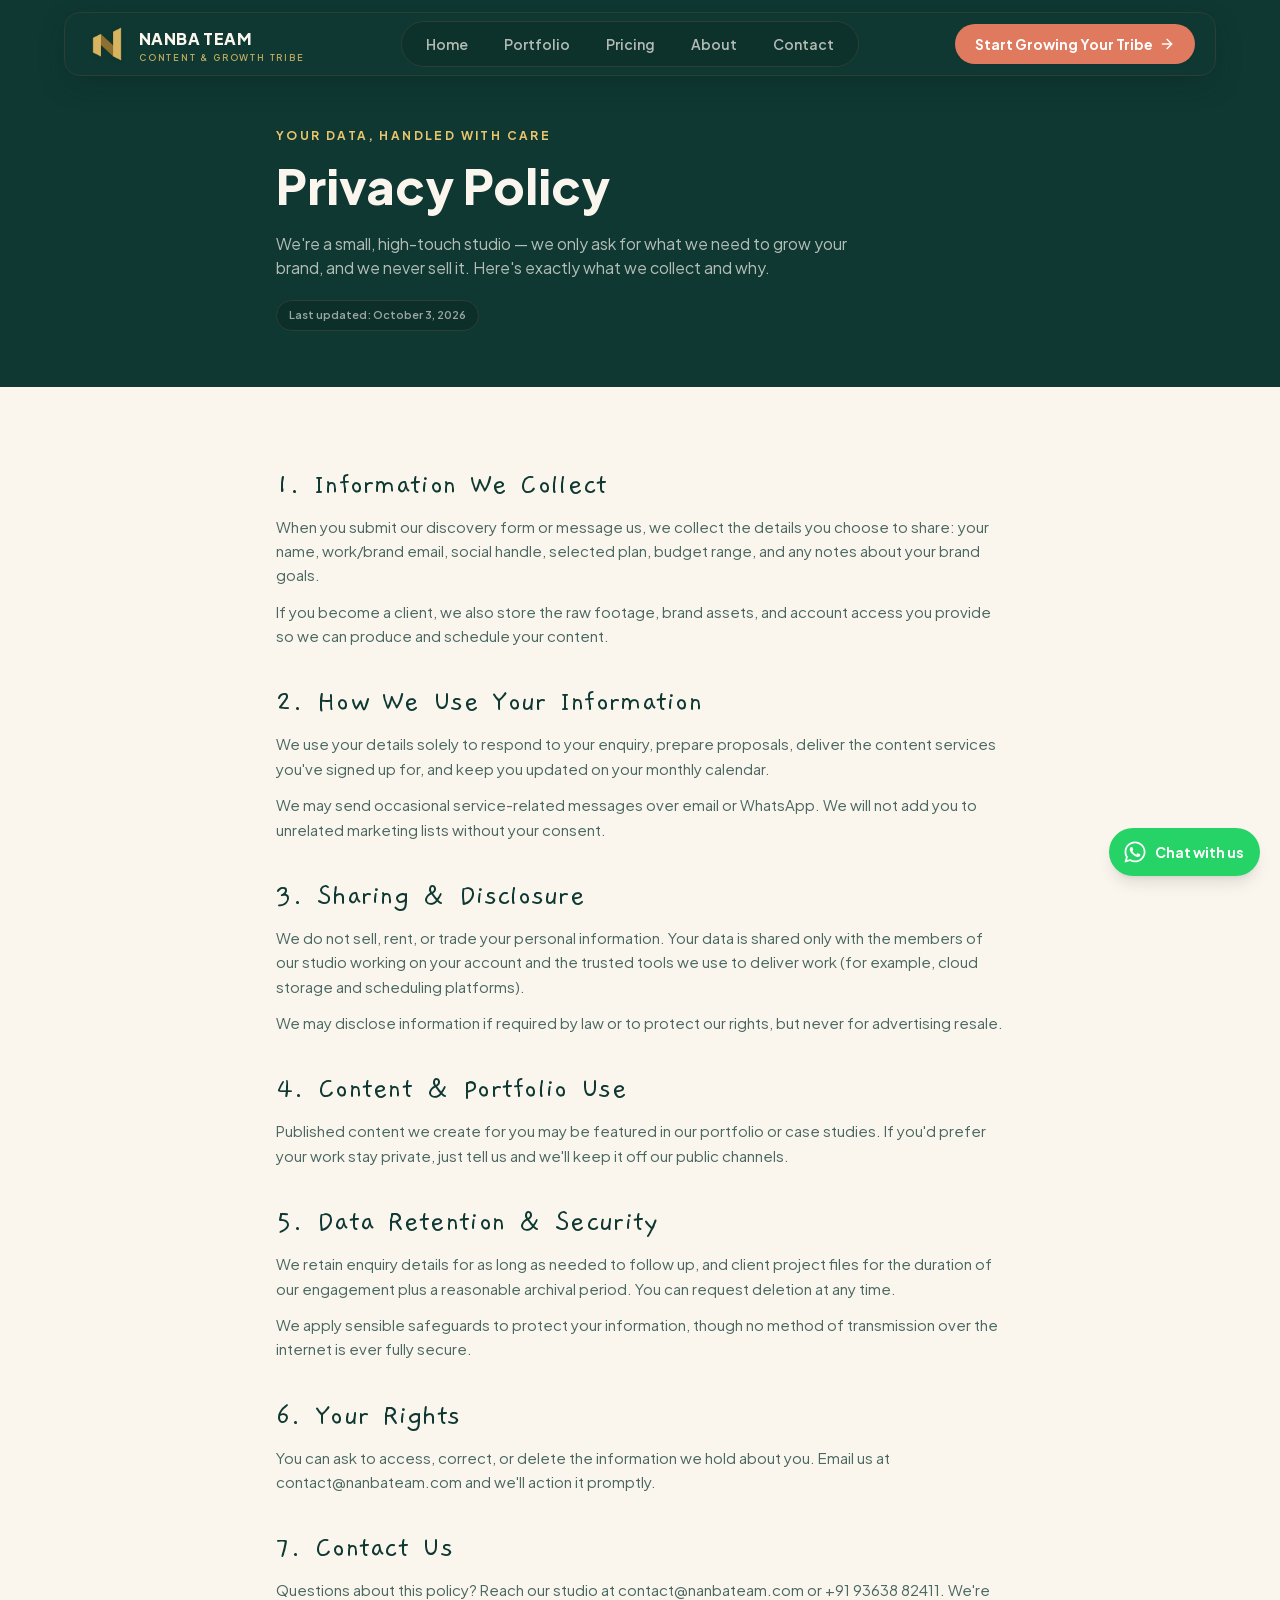
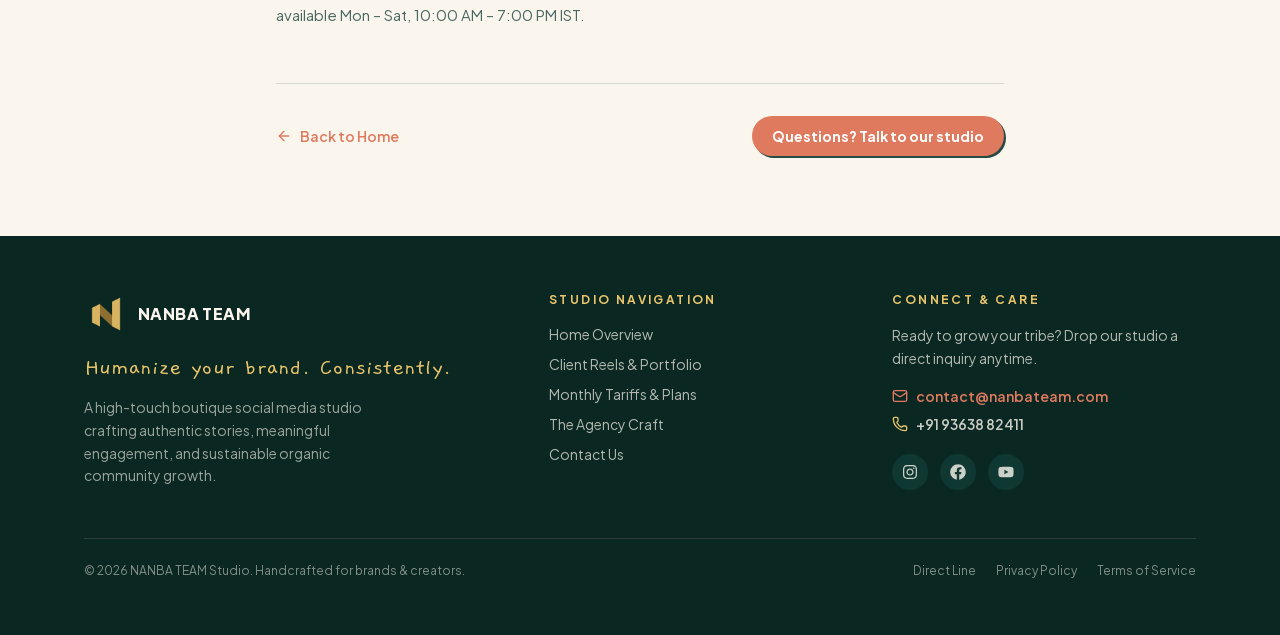
<file: privacy.html>
<!DOCTYPE html><html lang="en" class="gaegu_7c26d8f-module__zzpwxG__variable plus_jakarta_sans_e9451152-module__eMpaqG__variable h-full scroll-smooth antialiased overflow-x-clip"><head><meta charSet="utf-8"/><meta name="viewport" content="width=device-width, initial-scale=1"/><link rel="preload" href="/_next/static/media/02ab09f9d763c490-s.p.2z06xqu30airl.woff2" as="font" crossorigin="" type="font/woff2"/><link rel="preload" href="/_next/static/media/07f6361e5a7f80df-s.p.26av2_jsbqw2v.woff2" as="font" crossorigin="" type="font/woff2"/><link rel="preload" href="/_next/static/media/0889c66bad9b3c3b-s.p.3bu5-yd8kl91o.woff2" as="font" crossorigin="" type="font/woff2"/><link rel="preload" href="/_next/static/media/0be4ac5e39e9c602-s.p.1ew488432_xl1.woff2" as="font" crossorigin="" type="font/woff2"/><link rel="preload" href="/_next/static/media/0d9b096f9220bd2f-s.p.0mh0q1hdow45z.woff2" as="font" crossorigin="" type="font/woff2"/><link rel="preload" href="/_next/static/media/1ad3d68beda43b24-s.p.2brx1eskz0krx.woff2" as="font" crossorigin="" type="font/woff2"/><link rel="preload" href="/_next/static/media/1ee19894c821c06f-s.p.36zhr-3iyc0t_.woff2" as="font" crossorigin="" type="font/woff2"/><link rel="preload" href="/_next/static/media/202883325cd39b81-s.p.34hb9edh362c2.woff2" as="font" crossorigin="" type="font/woff2"/><link rel="preload" href="/_next/static/media/204f31b94d038ed8-s.p.2ocgn5f1t_rbs.woff2" as="font" crossorigin="" type="font/woff2"/><link rel="preload" href="/_next/static/media/20c699199e222389-s.p.2qbe9lbhqfc7x.woff2" as="font" crossorigin="" type="font/woff2"/><link rel="preload" href="/_next/static/media/21991a609c1e4f24-s.p.1x-bwd_pke8d1.woff2" as="font" crossorigin="" type="font/woff2"/><link rel="preload" href="/_next/static/media/2226ad673b3fc0f6-s.p.1l7dnuyk6zhsk.woff2" as="font" crossorigin="" type="font/woff2"/><link rel="preload" href="/_next/static/media/2348b8dc2aca3f08-s.p.18v5fvstyihp3.woff2" as="font" crossorigin="" type="font/woff2"/><link rel="preload" href="/_next/static/media/237cbc7a510357a4-s.p.1iu-ph6b7b-4t.woff2" as="font" crossorigin="" type="font/woff2"/><link rel="preload" href="/_next/static/media/2b2eb8324c5f676a-s.p.2213uwbx3dwca.woff2" as="font" crossorigin="" type="font/woff2"/><link rel="preload" href="/_next/static/media/2b9962b1a2496f46-s.p.17w4vje8-ipgt.woff2" as="font" crossorigin="" type="font/woff2"/><link rel="preload" href="/_next/static/media/31d5de0b6304925d-s.p.3h4ut7jubgzyn.woff2" as="font" crossorigin="" type="font/woff2"/><link rel="preload" href="/_next/static/media/388ed6884b939c78-s.p.39i7gisshnir0.woff2" as="font" crossorigin="" type="font/woff2"/><link rel="preload" href="/_next/static/media/39bf5d97aec1c546-s.p.06c_m0aisupbr.woff2" as="font" crossorigin="" type="font/woff2"/><link rel="preload" href="/_next/static/media/39cc94e2095c98c9-s.p.3ud9gf32vyxjr.woff2" as="font" crossorigin="" type="font/woff2"/><link rel="preload" href="/_next/static/media/3bafb67cb5db234f-s.p.0sein3sbia7yl.woff2" as="font" crossorigin="" type="font/woff2"/><link rel="preload" href="/_next/static/media/3fd9a1b1e379a4e3-s.p.2aq_x5zo8qukl.woff2" as="font" crossorigin="" type="font/woff2"/><link rel="preload" href="/_next/static/media/41756c35938a897b-s.p.3ij7sxvma5f83.woff2" as="font" crossorigin="" type="font/woff2"/><link rel="preload" href="/_next/static/media/44f842f7de634629-s.p.30w83po6pjqte.woff2" as="font" crossorigin="" type="font/woff2"/><link rel="preload" href="/_next/static/media/47696934a7570da2-s.p.1rtq36x7rz84k.woff2" as="font" crossorigin="" type="font/woff2"/><link rel="preload" href="/_next/static/media/4839acb9d141f772-s.p.3eb2uesbhz9fa.woff2" as="font" crossorigin="" type="font/woff2"/><link rel="preload" href="/_next/static/media/48a96dcb9690e60c-s.p.0c49pac54i1ry.woff2" as="font" crossorigin="" type="font/woff2"/><link rel="preload" href="/_next/static/media/4d2098fe38b52459-s.p.1-31cv4hlnr44.woff2" as="font" crossorigin="" type="font/woff2"/><link rel="preload" href="/_next/static/media/4edddecc9770748a-s.p.3b52kuw3s317p.woff2" as="font" crossorigin="" type="font/woff2"/><link rel="preload" href="/_next/static/media/4ef28ae728707c88-s.p.0hv5pa9fvdldx.woff2" as="font" crossorigin="" type="font/woff2"/><link rel="preload" href="/_next/static/media/510d904d59ba32cc-s.p.3wwjw6hl4fb2d.woff2" as="font" crossorigin="" type="font/woff2"/><link rel="preload" href="/_next/static/media/542b922a717396a8-s.p.00eqib7ed9sjx.woff2" as="font" crossorigin="" type="font/woff2"/><link rel="preload" href="/_next/static/media/54ff2b849676b7ad-s.p.0v1eac1x8dybe.woff2" as="font" crossorigin="" type="font/woff2"/><link rel="preload" href="/_next/static/media/551ad6335de14b6d-s.p.3axi0fmzhcr48.woff2" as="font" crossorigin="" type="font/woff2"/><link rel="preload" href="/_next/static/media/555f6c9779a6ea2f-s.p.008y3w7hox3jm.woff2" as="font" crossorigin="" type="font/woff2"/><link rel="preload" href="/_next/static/media/5e3de3e2d3980614-s.p.0q-k4db4rpss1.woff2" as="font" crossorigin="" type="font/woff2"/><link rel="preload" href="/_next/static/media/5fd7b71943441d3d-s.p.2bggcmk0jzdee.woff2" as="font" crossorigin="" type="font/woff2"/><link rel="preload" href="/_next/static/media/60e97c82bbf2656a-s.p.0ha4tyojtkydt.woff2" as="font" crossorigin="" type="font/woff2"/><link rel="preload" href="/_next/static/media/633700c5144cf57b-s.p.071i-7zxz9gi2.woff2" as="font" crossorigin="" type="font/woff2"/><link rel="preload" href="/_next/static/media/6859b2bc6353e7e0-s.p.2d4wovlvb57bc.woff2" as="font" crossorigin="" type="font/woff2"/><link rel="preload" href="/_next/static/media/70624fd140078077-s.p.23jkk6rr0_8fk.woff2" as="font" crossorigin="" type="font/woff2"/><link rel="preload" href="/_next/static/media/708ac5215e601874-s.p.1otlbanmpt5tq.woff2" as="font" crossorigin="" type="font/woff2"/><link rel="preload" href="/_next/static/media/740073afa6d6604a-s.p.1nbpk8-73d_oc.woff2" as="font" crossorigin="" type="font/woff2"/><link rel="preload" href="/_next/static/media/768b290376bb94a3-s.p.1oto7bq1wstw1.woff2" as="font" crossorigin="" type="font/woff2"/><link rel="preload" href="/_next/static/media/789ae921f9ad0c32-s.p.1hzfxwe0g_4r6.woff2" as="font" crossorigin="" type="font/woff2"/><link rel="preload" href="/_next/static/media/794e4d4a6de731ed-s.p.434e-nz-wzhqd.woff2" as="font" crossorigin="" type="font/woff2"/><link rel="preload" href="/_next/static/media/7a9067cce673902f-s.p.2vrfifoe5swj7.woff2" as="font" crossorigin="" type="font/woff2"/><link rel="preload" href="/_next/static/media/7a989262f8963453-s.p.3dgdp7v1qvdfw.woff2" as="font" crossorigin="" type="font/woff2"/><link rel="preload" href="/_next/static/media/7fd638b15ad3af69-s.p.2rtd4_em2kmrp.woff2" as="font" crossorigin="" type="font/woff2"/><link rel="preload" href="/_next/static/media/80acc2f9d1790aee-s.p.3p1t1rei93fh0.woff2" as="font" crossorigin="" type="font/woff2"/><link rel="preload" href="/_next/static/media/8a172900e148830b-s.p.2w3jr8on308z4.woff2" as="font" crossorigin="" type="font/woff2"/><link rel="preload" href="/_next/static/media/8a706fcd092647c2-s.p.3f42frf00l82t.woff2" as="font" crossorigin="" type="font/woff2"/><link rel="preload" href="/_next/static/media/8ac56e8155405d86-s.p.2bbg-70eaudbk.woff2" as="font" crossorigin="" type="font/woff2"/><link rel="preload" href="/_next/static/media/8dd9d9ccf770dc02-s.p.04cq_wu1aeppn.woff2" as="font" crossorigin="" type="font/woff2"/><link rel="preload" href="/_next/static/media/8f102ac0d216e63f-s.p.0c_kz8whdv8or.woff2" as="font" crossorigin="" type="font/woff2"/><link rel="preload" href="/_next/static/media/8f8866676db871eb-s.p.40j30xrne1tay.woff2" as="font" crossorigin="" type="font/woff2"/><link rel="preload" href="/_next/static/media/9001c6e9193bd339-s.p.08unp-5_f1nmc.woff2" as="font" crossorigin="" type="font/woff2"/><link rel="preload" href="/_next/static/media/90cc20c11ed8e383-s.p.0apishbt6ot2x.woff2" as="font" crossorigin="" type="font/woff2"/><link rel="preload" href="/_next/static/media/92a4078f473b310a-s.p.3fholbloho3ce.woff2" as="font" crossorigin="" type="font/woff2"/><link rel="preload" href="/_next/static/media/966bb41cb5a84927-s.p.099ncwluo1pwv.woff2" as="font" crossorigin="" type="font/woff2"/><link rel="preload" href="/_next/static/media/9a2b8e2c490f308b-s.p.1tz91wep1x4gt.woff2" as="font" crossorigin="" type="font/woff2"/><link rel="preload" href="/_next/static/media/a80e5595f83d8b55-s.p.141x3jy_o2s_c.woff2" as="font" crossorigin="" type="font/woff2"/><link rel="preload" href="/_next/static/media/a867e5c2eed94751-s.p.23t_b7b8id_jc.woff2" as="font" crossorigin="" type="font/woff2"/><link rel="preload" href="/_next/static/media/abb9471e6803e3b8-s.p.16wdtjxottyq5.woff2" as="font" crossorigin="" type="font/woff2"/><link rel="preload" href="/_next/static/media/ac24db6a9998d311-s.p.3k92o99w2r654.woff2" as="font" crossorigin="" type="font/woff2"/><link rel="preload" href="/_next/static/media/adcb0330ba1b733e-s.p.3e9hq8x9jcw5f.woff2" as="font" crossorigin="" type="font/woff2"/><link rel="preload" href="/_next/static/media/b16d1c0c05e32a60-s.p.3hmujwi2x_d30.woff2" as="font" crossorigin="" type="font/woff2"/><link rel="preload" href="/_next/static/media/b8e59591506d0376-s.p.3br1yix7oid_s.woff2" as="font" crossorigin="" type="font/woff2"/><link rel="preload" href="/_next/static/media/b9de63e0a9fe0cf2-s.p.0kjbuy1fntxbt.woff2" as="font" crossorigin="" type="font/woff2"/><link rel="preload" href="/_next/static/media/c0f41373200663e9-s.p.17cwfm6qvzrcp.woff2" as="font" crossorigin="" type="font/woff2"/><link rel="preload" href="/_next/static/media/c14643a64a206949-s.p.44vfzu3s8d0o-.woff2" as="font" crossorigin="" type="font/woff2"/><link rel="preload" href="/_next/static/media/c18b3b7a2b12e7e3-s.p.3mcuhpjyi5m-5.woff2" as="font" crossorigin="" type="font/woff2"/><link rel="preload" href="/_next/static/media/c3a2990550a35540-s.p.1jwaqtabaz-m1.woff2" as="font" crossorigin="" type="font/woff2"/><link rel="preload" href="/_next/static/media/c81cd2cb3833e14d-s.p.1a-mlleribx4n.woff2" as="font" crossorigin="" type="font/woff2"/><link rel="preload" href="/_next/static/media/c8913da47d88777c-s.p.2u7ia6dg59fw9.woff2" as="font" crossorigin="" type="font/woff2"/><link rel="preload" href="/_next/static/media/cb01828b1f2642c1-s.p.0er-mb7ckf2du.woff2" as="font" crossorigin="" type="font/woff2"/><link rel="preload" href="/_next/static/media/cd147e7610168de3-s.p.30ah9lebvhxwf.woff2" as="font" crossorigin="" type="font/woff2"/><link rel="preload" href="/_next/static/media/d409128fdf063a28-s.p.2nleos27rd6dz.woff2" as="font" crossorigin="" type="font/woff2"/><link rel="preload" href="/_next/static/media/d87a2a6770484bbb-s.p.44z_7ancu-y5w.woff2" as="font" crossorigin="" type="font/woff2"/><link rel="preload" href="/_next/static/media/d87fe24f77c16a44-s.p.2pxhm5vwfw62e.woff2" as="font" crossorigin="" type="font/woff2"/><link rel="preload" href="/_next/static/media/da58ab5d8c1bbfc4-s.p.30j5qaj7faer7.woff2" as="font" crossorigin="" type="font/woff2"/><link rel="preload" href="/_next/static/media/db7b7fd3abb88410-s.p.16kneh1k30jk1.woff2" as="font" crossorigin="" type="font/woff2"/><link rel="preload" href="/_next/static/media/e04cae570ef1238a-s.p.0rzafts9fhw6x.woff2" as="font" crossorigin="" type="font/woff2"/><link rel="preload" href="/_next/static/media/e1e2f928535adaaf-s.p.3gedjnv4zpaja.woff2" as="font" crossorigin="" type="font/woff2"/><link rel="preload" href="/_next/static/media/e2c8bcaf359549f0-s.p.40ou3re1-vfex.woff2" as="font" crossorigin="" type="font/woff2"/><link rel="preload" href="/_next/static/media/e6e2c050d15af498-s.p.3m5ws44fh70q_.woff2" as="font" crossorigin="" type="font/woff2"/><link rel="preload" href="/_next/static/media/ef928e3c69d1408e-s.p.1j8bi-_bymyuh.woff2" as="font" crossorigin="" type="font/woff2"/><link rel="preload" href="/_next/static/media/f4a375c7008cdc4c-s.p.2hn01u8byatk2.woff2" as="font" crossorigin="" type="font/woff2"/><link rel="preload" href="/_next/static/media/f757dc6152132153-s.p.1s9qu896-qyi0.woff2" as="font" crossorigin="" type="font/woff2"/><link rel="preload" href="/_next/static/media/fba5a26ea33df6a3-s.p.18rizl4rsrl42.woff2" as="font" crossorigin="" type="font/woff2"/><link rel="preload" href="/_next/static/media/ff517ff56ff3579f-s.p.3s8bii8asllhp.woff2" as="font" crossorigin="" type="font/woff2"/><link rel="preload" as="image" href="/logo.png"/><link rel="stylesheet" href="/_next/static/chunks/14yj1wxo8a4u_.css" data-precedence="next"/><link rel="stylesheet" href="/_next/static/chunks/1jqpki2k0jgjv.css" data-precedence="next"/><link rel="preload" as="script" fetchPriority="low" href="/_next/static/chunks/3s6nzrbk-8mnv.js"/><script src="/_next/static/chunks/19mx3mg6lkumu.js" async=""></script><script src="/_next/static/chunks/3g4px251sg85e.js" async=""></script><script src="/_next/static/chunks/0tgjiok8t6d_n.js" async=""></script><script src="/_next/static/chunks/turbopack-2wgs7irzom57_.js" async=""></script><script src="/_next/static/chunks/0h2qsuyze9ds1.js" async=""></script><script src="/_next/static/chunks/1l3cyqqx0vgr6.js" async=""></script><script src="/_next/static/chunks/0z6h9trm30dgw.js" async=""></script><script src="/_next/static/chunks/1_kdzz48cb5_0.js" async=""></script><title>Privacy Policy — NANBA TEAM</title><meta name="description" content="How NANBA TEAM collects, uses, and protects the information you share with our content studio."/><link rel="canonical" href="https://www.nanbateam.com"/><meta property="og:title" content="NANBA TEAM — Humanize Your Brand. Consistently."/><meta property="og:description" content="A high-touch boutique social media studio crafting authentic short-form video content, reels and page management for founders, creators and indie brands."/><meta property="og:url" content="https://www.nanbateam.com"/><meta property="og:site_name" content="Nanba Team"/><meta property="og:image" content="https://www.nanbateam.com/nanba-team-logo-1200x630.png"/><meta property="og:image:alt" content="Nanba Team Logo"/><meta property="og:type" content="website"/><meta name="twitter:card" content="summary_large_image"/><meta name="twitter:title" content="NANBA TEAM — Humanize Your Brand. Consistently."/><meta name="twitter:description" content="A high-touch boutique social media studio crafting authentic short-form video content, reels and page management for founders, creators and indie brands."/><meta name="twitter:image" content="https://www.nanbateam.com/nanba-team-logo-1200x630.png"/><meta name="twitter:image:alt" content="Nanba Team Logo"/><link rel="icon" href="/favicon.ico?favicon.1oj3ag_hqwmh9.ico" sizes="64x64" type="image/x-icon"/><link rel="icon" href="/icon.png?icon.25h7l8lnt34qs.png" sizes="512x512" type="image/png"/><meta name="next-size-adjust" content=""/><script src="/_next/static/chunks/0cz1d0mv5g_q7.js" noModule=""></script></head><body class="min-h-full flex flex-col overflow-x-hidden bg-brand-cream text-brand-teal font-sans selection:bg-brand-gold/40 pb-16 md:pb-0"><div hidden=""><!--$--><!--/$--></div><nav class="fixed top-0 inset-x-0 z-50 px-3 sm:px-4 pt-3"><div class="max-w-6xl mx-auto px-4 sm:px-5 h-14 md:h-16 flex items-center justify-center md:justify-between rounded-2xl bg-brand-teal border border-brand-border shadow-[0_10px_30px_-10px_rgba(10,39,34,0.6)]"><a class="flex items-center gap-2.5" href="/"><img alt="NANBA TEAM logo" width="44" height="44" decoding="async" data-nimg="1" class="w-10 h-10 md:w-11 md:h-11 object-contain drop-shadow" style="color:transparent" src="/logo.png"/><span class="leading-none"><span class="block text-brand-cream font-extrabold tracking-wide text-sm md:text-base">NANBA TEAM</span><span class="block text-brand-gold/80 text-[9px] font-semibold tracking-[0.2em] mt-0.5">CONTENT &amp; GROWTH TRIBE</span></span></a><div class="hidden md:flex items-center gap-1 bg-brand-dark/40 rounded-full px-2 py-1.5 border border-brand-border"><a class="px-4 py-1.5 rounded-full text-sm font-semibold transition-colors text-brand-cream/70 hover:text-brand-cream" href="/">Home</a><a class="px-4 py-1.5 rounded-full text-sm font-semibold transition-colors text-brand-cream/70 hover:text-brand-cream" href="/portfolio">Portfolio</a><a class="px-4 py-1.5 rounded-full text-sm font-semibold transition-colors text-brand-cream/70 hover:text-brand-cream" href="/pricing">Pricing</a><a class="px-4 py-1.5 rounded-full text-sm font-semibold transition-colors text-brand-cream/70 hover:text-brand-cream" href="/about">About</a><a class="px-4 py-1.5 rounded-full text-sm font-semibold transition-colors text-brand-cream/70 hover:text-brand-cream" href="/contact">Contact</a></div><a class="hidden md:inline-flex items-center gap-1.5 bg-brand-terracotta text-white text-sm font-bold px-4 lg:px-5 py-2.5 rounded-full hover:brightness-105 transition-all shadow-doodle-sm" href="/contact">Start Growing Your Tribe<svg xmlns="http://www.w3.org/2000/svg" width="24" height="24" viewBox="0 0 24 24" fill="none" stroke="currentColor" stroke-width="2" stroke-linecap="round" stroke-linejoin="round" class="lucide lucide-arrow-right w-4 h-4" aria-hidden="true"><path d="M5 12h14"></path><path d="m12 5 7 7-7 7"></path></svg></a></div></nav><main class="flex-1"><section class="bg-brand-teal text-brand-cream pt-28 md:pt-32 pb-14"><div class="max-w-3xl mx-auto px-5"><p class="text-xs font-bold tracking-[0.2em] text-brand-gold">YOUR DATA, HANDLED WITH CARE</p><h1 class="mt-3 text-4xl md:text-5xl font-extrabold leading-tight">Privacy Policy</h1><p class="mt-4 text-brand-cream/70 max-w-xl">We&#x27;re a small, high-touch studio — we only ask for what we need to grow your brand, and we never sell it. Here&#x27;s exactly what we collect and why.</p><p class="mt-5 inline-block text-[11px] font-semibold text-brand-cream/60 bg-brand-dark/50 border border-brand-border rounded-full px-3 py-1.5">Last updated: <!-- -->October 3, 2026</p></div></section><section class="bg-brand-cream py-14 md:py-20"><div class="max-w-3xl mx-auto px-5"><div class="space-y-9"><div><h2 class="font-hand text-brand-teal text-2xl md:text-3xl mb-3">1<!-- -->. <!-- -->Information We Collect</h2><div class="space-y-3"><p class="text-brand-teal/75 text-[15px] leading-relaxed">When you submit our discovery form or message us, we collect the details you choose to share: your name, work/brand email, social handle, selected plan, budget range, and any notes about your brand goals.</p><p class="text-brand-teal/75 text-[15px] leading-relaxed">If you become a client, we also store the raw footage, brand assets, and account access you provide so we can produce and schedule your content.</p></div></div><div><h2 class="font-hand text-brand-teal text-2xl md:text-3xl mb-3">2<!-- -->. <!-- -->How We Use Your Information</h2><div class="space-y-3"><p class="text-brand-teal/75 text-[15px] leading-relaxed">We use your details solely to respond to your enquiry, prepare proposals, deliver the content services you&#x27;ve signed up for, and keep you updated on your monthly calendar.</p><p class="text-brand-teal/75 text-[15px] leading-relaxed">We may send occasional service-related messages over email or WhatsApp. We will not add you to unrelated marketing lists without your consent.</p></div></div><div><h2 class="font-hand text-brand-teal text-2xl md:text-3xl mb-3">3<!-- -->. <!-- -->Sharing &amp; Disclosure</h2><div class="space-y-3"><p class="text-brand-teal/75 text-[15px] leading-relaxed">We do not sell, rent, or trade your personal information. Your data is shared only with the members of our studio working on your account and the trusted tools we use to deliver work (for example, cloud storage and scheduling platforms).</p><p class="text-brand-teal/75 text-[15px] leading-relaxed">We may disclose information if required by law or to protect our rights, but never for advertising resale.</p></div></div><div><h2 class="font-hand text-brand-teal text-2xl md:text-3xl mb-3">4<!-- -->. <!-- -->Content &amp; Portfolio Use</h2><div class="space-y-3"><p class="text-brand-teal/75 text-[15px] leading-relaxed">Published content we create for you may be featured in our portfolio or case studies. If you&#x27;d prefer your work stay private, just tell us and we&#x27;ll keep it off our public channels.</p></div></div><div><h2 class="font-hand text-brand-teal text-2xl md:text-3xl mb-3">5<!-- -->. <!-- -->Data Retention &amp; Security</h2><div class="space-y-3"><p class="text-brand-teal/75 text-[15px] leading-relaxed">We retain enquiry details for as long as needed to follow up, and client project files for the duration of our engagement plus a reasonable archival period. You can request deletion at any time.</p><p class="text-brand-teal/75 text-[15px] leading-relaxed">We apply sensible safeguards to protect your information, though no method of transmission over the internet is ever fully secure.</p></div></div><div><h2 class="font-hand text-brand-teal text-2xl md:text-3xl mb-3">6<!-- -->. <!-- -->Your Rights</h2><div class="space-y-3"><p class="text-brand-teal/75 text-[15px] leading-relaxed">You can ask to access, correct, or delete the information we hold about you. Email us at contact@nanbateam.com and we&#x27;ll action it promptly.</p></div></div><div><h2 class="font-hand text-brand-teal text-2xl md:text-3xl mb-3">7<!-- -->. <!-- -->Contact Us</h2><div class="space-y-3"><p class="text-brand-teal/75 text-[15px] leading-relaxed">Questions about this policy? Reach our studio at contact@nanbateam.com or +91 93638 82411. We&#x27;re available Mon – Sat, 10:00 AM – 7:00 PM IST.</p></div></div></div><div class="mt-14 pt-8 border-t border-brand-teal/15 flex flex-wrap items-center justify-between gap-4"><a class="inline-flex items-center gap-2 text-brand-terracotta font-semibold text-sm hover:brightness-110" href="/"><svg xmlns="http://www.w3.org/2000/svg" width="24" height="24" viewBox="0 0 24 24" fill="none" stroke="currentColor" stroke-width="2" stroke-linecap="round" stroke-linejoin="round" class="lucide lucide-arrow-left w-4 h-4" aria-hidden="true"><path d="m12 19-7-7 7-7"></path><path d="M19 12H5"></path></svg> Back to Home</a><a class="inline-flex items-center gap-2 bg-brand-terracotta text-white font-bold px-5 py-2.5 rounded-full text-sm hover:brightness-105 transition-all shadow-doodle-sm" href="/contact">Questions? Talk to our studio</a></div></div></section><!--$--><!--/$--></main><footer class="bg-brand-dark text-brand-cream"><div class="max-w-6xl mx-auto px-5 py-14"><div class="grid gap-10 md:grid-cols-[1.4fr_1fr_1fr]"><div><div class="flex items-center gap-2.5 mb-4"><img alt="NANBA TEAM logo" loading="lazy" width="44" height="44" decoding="async" data-nimg="1" class="w-11 h-11 object-contain" style="color:transparent" src="/logo.png"/><span class="font-extrabold tracking-wide">NANBA TEAM</span></div><p class="font-hand text-brand-gold text-2xl mb-3">Humanize your brand. Consistently.</p><p class="text-brand-cream/60 text-sm max-w-xs leading-relaxed">A high-touch boutique social media studio crafting authentic stories, meaningful engagement, and sustainable organic community growth.</p></div><div><h4 class="text-xs font-bold tracking-[0.2em] text-brand-gold mb-4">STUDIO NAVIGATION</h4><ul class="space-y-2.5 text-sm text-brand-cream/70"><li><a class="hover:text-brand-cream" href="/">Home Overview</a></li><li><a class="hover:text-brand-cream" href="/portfolio">Client Reels &amp; Portfolio</a></li><li><a class="hover:text-brand-cream" href="/pricing">Monthly Tariffs &amp; Plans</a></li><li><a class="hover:text-brand-cream" href="/about">The Agency Craft</a></li><li><a class="hover:text-brand-cream" href="/contact">Contact Us</a></li></ul></div><div><h4 class="text-xs font-bold tracking-[0.2em] text-brand-gold mb-4">CONNECT &amp; CARE</h4><p class="text-sm text-brand-cream/70 mb-4 leading-relaxed">Ready to grow your tribe? Drop our studio a direct inquiry anytime.</p><a href="mailto:contact@nanbateam.com" class="flex items-center gap-2 text-brand-terracotta font-semibold text-sm mb-2 hover:brightness-110"><svg xmlns="http://www.w3.org/2000/svg" width="24" height="24" viewBox="0 0 24 24" fill="none" stroke="currentColor" stroke-width="2" stroke-linecap="round" stroke-linejoin="round" class="lucide lucide-mail w-4 h-4" aria-hidden="true"><path d="m22 7-8.991 5.727a2 2 0 0 1-2.009 0L2 7"></path><rect x="2" y="4" width="20" height="16" rx="2"></rect></svg>contact@nanbateam.com</a><a href="tel:+919363882411" class="flex items-center gap-2 text-brand-cream/80 font-semibold text-sm mb-5 hover:text-brand-cream"><svg xmlns="http://www.w3.org/2000/svg" width="24" height="24" viewBox="0 0 24 24" fill="none" stroke="currentColor" stroke-width="2" stroke-linecap="round" stroke-linejoin="round" class="lucide lucide-phone w-4 h-4 text-brand-gold" aria-hidden="true"><path d="M13.832 16.568a1 1 0 0 0 1.213-.303l.355-.465A2 2 0 0 1 17 15h3a2 2 0 0 1 2 2v3a2 2 0 0 1-2 2A18 18 0 0 1 2 4a2 2 0 0 1 2-2h3a2 2 0 0 1 2 2v3a2 2 0 0 1-.8 1.6l-.468.351a1 1 0 0 0-.292 1.233 14 14 0 0 0 6.392 6.384"></path></svg>+91 93638 82411</a><div class="flex gap-3"><a href="https://instagram.com/nanbateam" target="_blank" rel="noopener noreferrer" class="w-9 h-9 rounded-full bg-brand-teal flex items-center justify-center text-brand-cream/80 hover:bg-brand-terracotta hover:text-white transition-colors"><svg stroke="currentColor" fill="currentColor" stroke-width="0" viewBox="0 0 448 512" class="w-4 h-4" height="1em" width="1em" xmlns="http://www.w3.org/2000/svg"><path d="M224.1 141c-63.6 0-114.9 51.3-114.9 114.9s51.3 114.9 114.9 114.9S339 319.5 339 255.9 287.7 141 224.1 141zm0 189.6c-41.1 0-74.7-33.5-74.7-74.7s33.5-74.7 74.7-74.7 74.7 33.5 74.7 74.7-33.6 74.7-74.7 74.7zm146.4-194.3c0 14.9-12 26.8-26.8 26.8-14.9 0-26.8-12-26.8-26.8s12-26.8 26.8-26.8 26.8 12 26.8 26.8zm76.1 27.2c-1.7-35.9-9.9-67.7-36.2-93.9-26.2-26.2-58-34.4-93.9-36.2-37-2.1-147.9-2.1-184.9 0-35.8 1.7-67.6 9.9-93.9 36.1s-34.4 58-36.2 93.9c-2.1 37-2.1 147.9 0 184.9 1.7 35.9 9.9 67.7 36.2 93.9s58 34.4 93.9 36.2c37 2.1 147.9 2.1 184.9 0 35.9-1.7 67.7-9.9 93.9-36.2 26.2-26.2 34.4-58 36.2-93.9 2.1-37 2.1-147.8 0-184.8zM398.8 388c-7.8 19.6-22.9 34.7-42.6 42.6-29.5 11.7-99.5 9-132.1 9s-102.7 2.6-132.1-9c-19.6-7.8-34.7-22.9-42.6-42.6-11.7-29.5-9-99.5-9-132.1s-2.6-102.7 9-132.1c7.8-19.6 22.9-34.7 42.6-42.6 29.5-11.7 99.5-9 132.1-9s102.7-2.6 132.1 9c19.6 7.8 34.7 22.9 42.6 42.6 11.7 29.5 9 99.5 9 132.1s2.7 102.7-9 132.1z"></path></svg></a><a href="https://facebook.com/nanbateam" target="_blank" rel="noopener noreferrer" class="w-9 h-9 rounded-full bg-brand-teal flex items-center justify-center text-brand-cream/80 hover:bg-brand-terracotta hover:text-white transition-colors"><svg stroke="currentColor" fill="currentColor" stroke-width="0" viewBox="0 0 512 512" class="w-4 h-4" height="1em" width="1em" xmlns="http://www.w3.org/2000/svg"><path d="M504 256C504 119 393 8 256 8S8 119 8 256c0 123.78 90.69 226.38 209.25 245V327.69h-63V256h63v-54.64c0-62.15 37-96.48 93.67-96.48 27.14 0 55.52 4.84 55.52 4.84v61h-31.28c-30.8 0-40.41 19.12-40.41 38.73V256h68.78l-11 71.69h-57.78V501C413.31 482.38 504 379.78 504 256z"></path></svg></a><a href="https://youtube.com/@nanbateam" target="_blank" rel="noopener noreferrer" class="w-9 h-9 rounded-full bg-brand-teal flex items-center justify-center text-brand-cream/80 hover:bg-brand-terracotta hover:text-white transition-colors"><svg stroke="currentColor" fill="currentColor" stroke-width="0" viewBox="0 0 576 512" class="w-4 h-4" height="1em" width="1em" xmlns="http://www.w3.org/2000/svg"><path d="M549.655 124.083c-6.281-23.65-24.787-42.276-48.284-48.597C458.781 64 288 64 288 64S117.22 64 74.629 75.486c-23.497 6.322-42.003 24.947-48.284 48.597-11.412 42.867-11.412 132.305-11.412 132.305s0 89.438 11.412 132.305c6.281 23.65 24.787 41.5 48.284 47.821C117.22 448 288 448 288 448s170.78 0 213.371-11.486c23.497-6.321 42.003-24.171 48.284-47.821 11.412-42.867 11.412-132.305 11.412-132.305s0-89.438-11.412-132.305zm-317.51 213.508V175.185l142.739 81.205-142.739 81.201z"></path></svg></a></div></div></div><div class="mt-12 pt-6 border-t border-brand-border flex flex-col sm:flex-row items-center justify-between gap-3 text-xs text-brand-cream/50"><p>© <!-- -->2026<!-- --> <!-- -->NANBA TEAM<!-- --> Studio. Handcrafted for brands &amp; creators.</p><div class="flex gap-5"><a class="hover:text-brand-cream" href="/contact">Direct Line</a><a class="hover:text-brand-cream" href="/privacy">Privacy Policy</a><a class="hover:text-brand-cream" href="/terms">Terms of Service</a></div></div></div></footer><button aria-label="Chat on WhatsApp" class="fixed bottom-[4.75rem] right-4 md:bottom-6 md:right-5 z-40 flex items-center gap-2 bg-[#25D366] text-white font-bold rounded-full pl-3.5 pr-4 py-3 shadow-lg hover:brightness-105 hover:scale-105 transition-all animate-pulse-ring"><svg stroke="currentColor" fill="currentColor" stroke-width="0" viewBox="0 0 448 512" class="w-6 h-6" height="1em" width="1em" xmlns="http://www.w3.org/2000/svg"><path d="M380.9 97.1C339 55.1 283.2 32 223.9 32c-122.4 0-222 99.6-222 222 0 39.1 10.2 77.3 29.6 111L0 480l117.7-30.9c32.4 17.7 68.9 27 106.1 27h.1c122.3 0 224.1-99.6 224.1-222 0-59.3-25.2-115-67.1-157zm-157 341.6c-33.2 0-65.7-8.9-94-25.7l-6.7-4-69.8 18.3L72 359.2l-4.4-7c-18.5-29.4-28.2-63.3-28.2-98.2 0-101.7 82.8-184.5 184.6-184.5 49.3 0 95.6 19.2 130.4 54.1 34.8 34.9 56.2 81.2 56.1 130.5 0 101.8-84.9 184.6-186.6 184.6zm101.2-138.2c-5.5-2.8-32.8-16.2-37.9-18-5.1-1.9-8.8-2.8-12.5 2.8-3.7 5.6-14.3 18-17.6 21.8-3.2 3.7-6.5 4.2-12 1.4-32.6-16.3-54-29.1-75.5-66-5.7-9.8 5.7-9.1 16.3-30.3 1.8-3.7.9-6.9-.5-9.7-1.4-2.8-12.5-30.1-17.1-41.2-4.5-10.8-9.1-9.3-12.5-9.5-3.2-.2-6.9-.2-10.6-.2-3.7 0-9.7 1.4-14.8 6.9-5.1 5.6-19.4 19-19.4 46.3 0 27.3 19.9 53.7 22.6 57.4 2.8 3.7 39.1 59.7 94.8 83.8 35.2 15.2 49 16.5 66.6 13.9 10.7-1.6 32.8-13.4 37.4-26.4 4.6-13 4.6-24.1 3.2-26.4-1.3-2.5-5-3.9-10.5-6.6z"></path></svg><span class="hidden sm:inline text-sm">Chat with us</span></button><nav class="md:hidden fixed bottom-0 inset-x-0 z-50 bg-brand-teal border-t border-brand-border shadow-[0_-8px_24px_-12px_rgba(10,39,34,0.8)]" style="padding-bottom:env(safe-area-inset-bottom)"><ul class="grid grid-cols-5 px-1 py-1.5"><li class="min-w-0"><a class="flex flex-col items-center gap-0.5 py-1.5 rounded-xl text-[10px] font-semibold transition-colors text-brand-cream/60 hover:text-brand-cream" href="/"><span class="flex items-center justify-center w-9 h-7 rounded-full transition-colors "><svg xmlns="http://www.w3.org/2000/svg" width="24" height="24" viewBox="0 0 24 24" fill="none" stroke="currentColor" stroke-width="2" stroke-linecap="round" stroke-linejoin="round" class="lucide lucide-house lucide-home w-5 h-5" aria-hidden="true"><path d="M15 21v-8a1 1 0 0 0-1-1h-4a1 1 0 0 0-1 1v8"></path><path d="M3 10a2 2 0 0 1 .709-1.528l7-6a2 2 0 0 1 2.582 0l7 6A2 2 0 0 1 21 10v9a2 2 0 0 1-2 2H5a2 2 0 0 1-2-2z"></path></svg></span>Home</a></li><li class="min-w-0"><a class="flex flex-col items-center gap-0.5 py-1.5 rounded-xl text-[10px] font-semibold transition-colors text-brand-cream/60 hover:text-brand-cream" href="/portfolio"><span class="flex items-center justify-center w-9 h-7 rounded-full transition-colors "><svg xmlns="http://www.w3.org/2000/svg" width="24" height="24" viewBox="0 0 24 24" fill="none" stroke="currentColor" stroke-width="2" stroke-linecap="round" stroke-linejoin="round" class="lucide lucide-clapperboard w-5 h-5" aria-hidden="true"><path d="m12.296 3.464 3.02 3.956"></path><path d="M20.2 6 3 11l-.9-2.4c-.3-1.1.3-2.2 1.3-2.5l13.5-4c1.1-.3 2.2.3 2.5 1.3z"></path><path d="M3 11h18v8a2 2 0 0 1-2 2H5a2 2 0 0 1-2-2z"></path><path d="m6.18 5.276 3.1 3.899"></path></svg></span>Reels</a></li><li class="min-w-0"><a class="flex flex-col items-center gap-0.5 py-1.5 rounded-xl text-[10px] font-semibold transition-colors text-brand-cream/60 hover:text-brand-cream" href="/pricing"><span class="flex items-center justify-center w-9 h-7 rounded-full transition-colors "><svg xmlns="http://www.w3.org/2000/svg" width="24" height="24" viewBox="0 0 24 24" fill="none" stroke="currentColor" stroke-width="2" stroke-linecap="round" stroke-linejoin="round" class="lucide lucide-tag w-5 h-5" aria-hidden="true"><path d="M12.586 2.586A2 2 0 0 0 11.172 2H4a2 2 0 0 0-2 2v7.172a2 2 0 0 0 .586 1.414l8.704 8.704a2.426 2.426 0 0 0 3.42 0l6.58-6.58a2.426 2.426 0 0 0 0-3.42z"></path><circle cx="7.5" cy="7.5" r=".5" fill="currentColor"></circle></svg></span>Pricing</a></li><li class="min-w-0"><a class="flex flex-col items-center gap-0.5 py-1.5 rounded-xl text-[10px] font-semibold transition-colors text-brand-cream/60 hover:text-brand-cream" href="/about"><span class="flex items-center justify-center w-9 h-7 rounded-full transition-colors "><svg xmlns="http://www.w3.org/2000/svg" width="24" height="24" viewBox="0 0 24 24" fill="none" stroke="currentColor" stroke-width="2" stroke-linecap="round" stroke-linejoin="round" class="lucide lucide-users w-5 h-5" aria-hidden="true"><path d="M16 21v-2a4 4 0 0 0-4-4H6a4 4 0 0 0-4 4v2"></path><path d="M16 3.128a4 4 0 0 1 0 7.744"></path><path d="M22 21v-2a4 4 0 0 0-3-3.87"></path><circle cx="9" cy="7" r="4"></circle></svg></span>About</a></li><li class="min-w-0"><a class="flex flex-col items-center gap-0.5 py-1.5 rounded-xl text-[10px] font-semibold transition-colors text-brand-cream/60 hover:text-brand-cream" href="/contact"><span class="flex items-center justify-center w-9 h-7 rounded-full transition-colors "><svg xmlns="http://www.w3.org/2000/svg" width="24" height="24" viewBox="0 0 24 24" fill="none" stroke="currentColor" stroke-width="2" stroke-linecap="round" stroke-linejoin="round" class="lucide lucide-message-circle w-5 h-5" aria-hidden="true"><path d="M2.992 16.342a2 2 0 0 1 .094 1.167l-1.065 3.29a1 1 0 0 0 1.236 1.168l3.413-.998a2 2 0 0 1 1.099.092 10 10 0 1 0-4.777-4.719"></path></svg></span>Contact</a></li></ul></nav><script src="/_next/static/chunks/3s6nzrbk-8mnv.js" id="_R_" async=""></script><script>(self.__next_f=self.__next_f||[]).push([0])</script><script>self.__next_f.push([1,"1:\"$Sreact.fragment\"\n2:I[45678,[\"/_next/static/chunks/0h2qsuyze9ds1.js\",\"/_next/static/chunks/1l3cyqqx0vgr6.js\",\"/_next/static/chunks/0z6h9trm30dgw.js\",\"/_next/static/chunks/1_kdzz48cb5_0.js\"],\"default\"]\n3:I[39756,[\"/_next/static/chunks/0h2qsuyze9ds1.js\",\"/_next/static/chunks/1l3cyqqx0vgr6.js\",\"/_next/static/chunks/0z6h9trm30dgw.js\",\"/_next/static/chunks/1_kdzz48cb5_0.js\"],\"default\"]\n4:I[37457,[\"/_next/static/chunks/0h2qsuyze9ds1.js\",\"/_next/static/chunks/1l3cyqqx0vgr6.js\",\"/_next/static/chunks/0z6h9trm30dgw.js\",\"/_next/static/chunks/1_kdzz48cb5_0.js\"],\"default\"]\n5:I[85437,[\"/_next/static/chunks/0h2qsuyze9ds1.js\",\"/_next/static/chunks/1l3cyqqx0vgr6.js\",\"/_next/static/chunks/0z6h9trm30dgw.js\",\"/_next/static/chunks/1_kdzz48cb5_0.js\"],\"Image\"]\n6:I[22016,[\"/_next/static/chunks/0h2qsuyze9ds1.js\",\"/_next/static/chunks/1l3cyqqx0vgr6.js\",\"/_next/static/chunks/0z6h9trm30dgw.js\",\"/_next/static/chunks/1_kdzz48cb5_0.js\"],\"\"]\n12:I[68027,[\"/_next/static/chunks/0h2qsuyze9ds1.js\",\"/_next/static/chunks/1l3cyqqx0vgr6.js\",\"/_next/static/chunks/0z6h9trm30dgw.js\",\"/_next/static/chunks/1_kdzz48cb5_0.js\"],\"default\",1]\n:HL[\"/_next/static/chunks/14yj1wxo8a4u_.css\",\"style\"]\n:HL[\"/_next/static/chunks/1jqpki2k0jgjv.css\",\"style\"]\n:HL[\"/_next/static/media/02ab09f9d763c490-s.p.2z06xqu30airl.woff2\",\"font\",{\"crossOrigin\":\"\",\"type\":\"font/woff2\"}]\n:HL[\"/_next/static/media/07f6361e5a7f80df-s.p.26av2_jsbqw2v.woff2\",\"font\",{\"crossOrigin\":\"\",\"type\":\"font/woff2\"}]\n:HL[\"/_next/static/media/0889c66bad9b3c3b-s.p.3bu5-yd8kl91o.woff2\",\"font\",{\"crossOrigin\":\"\",\"type\":\"font/woff2\"}]\n:HL[\"/_next/static/media/0be4ac5e39e9c602-s.p.1ew488432_xl1.woff2\",\"font\",{\"crossOrigin\":\"\",\"type\":\"font/woff2\"}]\n:HL[\"/_next/static/media/0d9b096f9220bd2f-s.p.0mh0q1hdow45z.woff2\",\"font\",{\"crossOrigin\":\"\",\"type\":\"font/woff2\"}]\n:HL[\"/_next/static/media/1ad3d68beda43b24-s.p.2brx1eskz0krx.woff2\",\"font\",{\"crossOrigin\":\"\",\"type\":\"font/woff2\"}]\n:HL[\"/_next/static/media/1ee19894c821c06f-s.p.36zhr-3iyc0t_.woff2\",\"font\",{\"crossOrigin\":\"\",\"type\":\"font/woff2\"}]\n:HL[\"/_next/static/media/202883325cd39b81-s.p.34hb9edh362c2.woff2\",\"font\",{\"crossOrigin\":\"\",\"type\":\"font/woff2\"}]\n:HL[\"/_next/static/media/204f31b94d038ed8-s.p.2ocgn5f1t_rbs.woff2\",\"font\",{\"crossOrigin\":\"\",\"type\":\"font/woff2\"}]\n:HL[\"/_next/static/media/20c699199e222389-s.p.2qbe9lbhqfc7x.woff2\",\"font\",{\"crossOrigin\":\"\",\"type\":\"font/woff2\"}]\n:HL[\"/_next/static/media/21991a609c1e4f24-s.p.1x-bwd_pke8d1.woff2\",\"font\",{\"crossOrigin\":\"\",\"type\":\"font/woff2\"}]\n:HL[\"/_next/static/media/2226ad673b3fc0f6-s.p.1l7dnuyk6zhsk.woff2\",\"font\",{\"crossOrigin\":\"\",\"type\":\"font/woff2\"}]\n:HL[\"/_next/static/media/2348b8dc2aca3f08-s.p.18v5fvstyihp3.woff2\",\"font\",{\"crossOrigin\":\"\",\"type\":\"font/woff2\"}]\n:HL[\"/_next/static/media/237cbc7a510357a4-s.p.1iu-ph6b7b-4t.woff2\",\"font\",{\"crossOrigin\":\"\",\"type\":\"font/woff2\"}]\n:HL[\"/_next/static/media/2b2eb8324c5f676a-s.p.2213uwbx3dwca.woff2\",\"font\",{\"crossOrigin\":\"\",\"type\":\"font/woff2\"}]\n:HL[\"/_next/static/media/2b9962b1a2496f46-s.p.17w4vje8-ipgt.woff2\",\"font\",{\"crossOrigin\":\"\",\"type\":\"font/woff2\"}]\n:HL[\"/_next/static/media/31d5de0b6304925d-s.p.3h4ut7jubgzyn.woff2\",\"font\",{\"crossOrigin\":\"\",\"type\":\"font/woff2\"}]\n:HL[\"/_next/static/media/388ed6884b939c78-s.p.39i7gisshnir0.woff2\",\"font\",{\"crossOrigin\":\"\",\"type\":\"font/woff2\"}]\n:HL[\"/_next/static/media/39bf5d97aec1c546-s.p.06c_m0aisupbr.woff2\",\"font\",{\"crossOrigin\":\"\",\"type\":\"font/woff2\"}]\n:HL[\"/_next/static/media/39cc94e2095c98c9-s.p.3ud9gf32vyxjr.woff2\",\"font\",{\"crossOrigin\":\"\",\"type\":\"font/woff2\"}]\n:HL[\"/_next/static/media/3bafb67cb5db234f-s.p.0sein3sbia7yl.woff2\",\"font\",{\"crossOrigin\":\"\",\"type\":\"font/woff2\"}]\n:HL[\"/_next/static/media/3fd9a1b1e379a4e3-s.p.2aq_x5zo8qukl.woff2\",\"font\",{\"crossOrigin\":\"\",\"type\":\"font/woff2\"}]\n:HL[\"/_next/static/media/41756c35938a897b-s.p.3ij7sxvma5f83.woff2\",\"font\",{\"crossOrigin\":\"\",\"type\":\"font/woff2\"}]\n:HL[\"/_next/static/media/44f842f7de634629-s.p.30w83po6pjqte.woff2\",\"font\",{\"crossOrigin\":\"\",\"type\":\"font/woff2\"}]\n:HL[\"/_next/static/media/47696934a7570da2-s.p.1rtq36x7rz84k.woff2\",\"font\",{\"crossOrigin\":\"\",\"type\":\"font/woff2\"}]\n:HL[\"/_next/static/media/4839acb9d141f772-s.p.3eb2uesbhz9fa.woff2\",\"font\",{\"crossOrigin\":\"\",\"type\":\"font/woff2\"}]\n:HL[\"/_next/static/media/48a96dcb9690e60c-s.p.0c49pac54i1ry.woff2\",\"font\",{\"crossOrigin\":\"\",\"type\":\"font/woff2\"}]\n:HL[\"/_next/static/media/4d2098fe38b52459-s.p.1-31cv4hlnr44.woff2\",\"font\",{\"crossOrigin\":\"\",\"type\":\"font/woff2\"}]\n:HL[\"/_next/static/media/4edddecc9770748a-s.p.3b52kuw3s317p.woff2\",\"font\",{\"crossOrigin\":\"\",\"type\":\"font/woff2\"}]\n:HL[\"/_next/static/media/4ef28ae728707c88-s.p.0hv5pa9fvdldx.woff2\",\"font\",{\"crossOrigin\":\"\",\"type\":\"font/woff2\"}]\n:HL[\"/_next/static/media/510d904d59ba32cc-s.p.3wwjw6hl4fb2d.woff2\",\"font\",{\"crossOrigin\":\"\",\"type\":\"font/woff2\"}]\n:HL[\"/_next/static/media/542b922a717396a8-s.p.00eqib7ed9sjx.woff2\",\"font\",{\"crossOrigin\":\"\",\"type\":\"font/woff2\"}]\n:HL[\"/_next/static/media/54ff2b849676b7ad-s.p.0v1eac1x8dybe.woff2\",\"font\",{\"crossOrigin\":\"\",\"type\":\"font/woff2\"}]\n:HL[\"/_next/static/media/551ad6335de14b6d-s.p.3axi0fmzhcr48.woff2\",\"font\",{\"crossOrigin\":\"\",\"type\":\"font/woff2\"}]\n:HL[\"/_next/static/media/555f6c9779a6ea2f-s.p.008y3w7hox3jm.woff2\",\"font\",{\"crossOrigin\":\"\",\"type\":\"font/woff2\"}]\n:HL[\"/_next/static/media/5e3de3e2d3980614-s.p.0q-k4db4rpss1.woff2\",\"font\",{\"crossOrigin\":\"\",\"type\":\"font/woff2\"}]\n:HL[\"/_next/static/media/5fd7b71943441d3d-s.p.2bggcmk0jzdee.woff2\",\"font\",{\"crossOrigin\":\"\",\"type\":\"font/woff2\"}]\n:HL[\"/_next/static/media/60e97c82bbf2656a-s.p.0ha4tyojtkydt.woff2\",\"font\",{\"crossOrigin\":\"\",\"type\":\"font/woff2\"}]\n:HL[\"/_next/static/media/633700c5144cf57b-s.p.071i-7zxz9gi2.woff2\",\"font\",{\"crossOrigin\":\"\",\"type\":\"font/woff2\"}]\n:HL[\"/_next/static/media/6859b2bc6353e7e0-s.p.2d4wovlvb57bc.woff2\",\"font\",{\"crossOrigin\":\"\",\"type\":\"font/woff2\"}]\n:HL[\"/_next/static/media/70624fd140078077-s.p.23jkk6rr0_8fk.woff2\",\"font\",{\"crossOrigin\":\"\",\"type\":\"font/woff2\"}]\n:HL[\"/_next/static/media/708ac5215e601874-s.p.1otlbanmpt5tq.woff2\",\"font\",{\"crossOrigin\":\"\",\"type\":\"font/woff2\"}]\n:HL[\"/_next/static/media/740073afa6d6604a-s.p.1nbpk8-73d_oc.woff2\",\"font\",{\"crossOrigin\":\"\",\"type\":\"font/woff2\"}]\n:HL[\"/_next/static/media/768b290376bb94a3-s.p.1oto7bq1wstw1.woff2\",\"font\",{\"crossOrigin\":\"\",\"type\":\"font/woff2\"}]\n:HL[\"/_next/static/media/789ae921f9ad0c32-s.p.1hzfxwe0g_4r6.woff2\",\"font\",{\"crossOrigin\":\"\",\"type\":\"font/woff2\"}]\n:HL[\"/_next/static/media/794e4d4a6de731ed-s.p.434e-nz-wzhqd.woff2\",\"font\",{\"crossOrigin\":\"\",\"type\":\"font/woff2\"}]\n:HL[\"/_next/static/media/7a9067cce673902f-s.p.2vrfifoe5swj7.woff2\",\"font\",{\"crossOrigin\":\"\",\"type\":\"font/woff2\"}]\n:HL[\"/_next/static/media/7a989262f8963453-s.p.3dgdp7v1qvdfw.woff2\",\"font\",{\"crossOrigin\":\"\",\"type\":\"font/woff2\"}]\n:HL[\"/_next/static/media/7fd638b15ad3af69-s.p.2rtd4_em2kmrp.woff2\",\"font\",{\"crossOrigin\":\"\",\"type\":\"font/woff2\"}]\n:HL[\"/_next/static/media/80acc2f9d1790aee-s.p.3p1t1rei93fh0.woff2\",\"font\",{\"crossOrigin\":\"\",\"type\":\"font/woff2\"}]\n:HL[\"/_next/static/media/8a172900e148830b-s.p.2w3jr8on308z4.woff2\",\"font\",{\"crossOrigin\":\"\",\"type\":\"font/woff2\"}]\n:HL[\"/_next/static/media/8a706fcd092647c2-s.p.3f42frf00l82t.woff2\",\"font\",{\"crossOrigin\":\"\",\"type\":\"font/woff2\"}]\n:HL[\"/_next/static/media/8ac56e8155405d86-s.p.2bbg-70eaudbk.woff2\",\"font\",{\"crossOrigin\":\"\",\"type\":\"font/woff2\"}]\n:HL[\"/_next/static/media/8dd9d9ccf770dc02-s.p.04cq_wu1aeppn.woff2\",\"font\",{\"crossOrigin\":\"\",\"type\":\"font/woff2\"}]\n:HL[\"/_next/static/media/8f102ac0d216e63f-s.p.0c_kz8whdv8or.woff2\",\"font\",{\"crossOrigin\":\"\",\"type\":\"font/woff2\"}]\n:HL[\"/_next/static/media/8f8866676db871eb-s.p.40j30xrne1tay.woff2\",\"font\",{\"crossOrigin\":\"\",\"type\":\"font/woff2\"}]\n:HL[\"/_next/static/media/9001c6e9193bd339-s.p.08unp-5_f1nmc.woff2\",\"font\",{\"crossOrigin\":\"\",\"type\":\"font/woff2\"}]\n:HL[\"/_next/static/media/90cc20c11ed8e383-s.p.0apishbt6ot2x.woff2\",\"font\",{\"crossOrigin\":\"\",\"type\":\"font/woff2\"}]\n:HL[\"/_next/static/media/92a4078f473b310a-s.p.3fholbloho3ce.woff2\",\"font\",{\"crossOrigin\":\"\",\"type\":\"font/woff2\"}]\n:HL[\"/_next/static/media/966bb41cb5a84927-s.p.099ncwluo1pwv.woff2\",\"font\",{\"crossOrigin\":\"\",\"type\":\"font/woff2\"}]\n:HL[\"/_next/static/media/9a2b8e2c490f308b-s.p.1tz91wep1x4gt.woff2\",\"font\",{\"crossOrigin\":\"\",\"type\":\"font/woff2\"}]\n:HL[\"/_next/static/media/a80e5595f83d8b55-s.p.141x3jy_o2s_c.woff2\",\"font\",{\"crossOrigin\":\"\",\"type\":\"font/woff2\"}]\n:HL[\"/_next/static/media/a867e5c2eed94751-s.p.23t_b7b8id_jc.woff2\",\"font\",{\"crossOrigin\":\"\",\"type\":\"font/woff2\"}]\n:HL[\"/_next/static/media/abb9471e6803e3b8-s.p.16wdtjxottyq5.woff2\",\"font\",{\"crossOrigin\":\"\",\"type\":\"font/woff2\"}]\n:HL[\"/_next/static/media/ac24db6a9998d311-s.p.3k92o99w2r654.woff2\",\"font\",{\"crossOrigin\":\"\",\"type\":\"font/woff2\"}]\n:HL[\"/_next/static/media/adcb0330ba1b733e-s.p.3e9hq8x9jcw5f.woff2\",\"font\",{\"crossOrigin\":\"\",\"type\":\"font/woff2\"}]\n:HL[\"/_next/static/media/b16d1c0c05e32a60-s.p.3hmujwi2x_d30.woff2\",\"font\",{\"crossOrigin\":\"\",\"type\":\"font/woff2\"}]\n:HL[\"/_next/static/media/b8e59591506d0376-s.p.3br1yix7oid_s.woff2\",\"font\",{\"crossOrigin\":\"\",\"type\":\"font/woff2\"}]\n:HL[\"/_next/static/media/b9de63e0a9fe0cf2-s.p.0kjbuy1fntxbt.woff2\",\"font\",{\"crossOrigin\":\"\",\"type\":\"font/woff2\"}]\n:HL[\"/_next/static/media/c0f41373200663e9-s.p.17cwfm6qvzrcp.woff2\",\"font\",{\"crossOrigin\":\"\",\"type\":\"font/woff2\"}]\n:HL[\"/_next/static/media/c14643a64a206949-s.p.44vfzu3s8d0o-.woff2\",\"font\",{\"crossOrigin\":\"\",\"type\":\"font/woff2\"}]\n:HL[\"/_next/static/media/c18b3b7a2b12e7e3-s.p.3mcuhpjyi5m-5.woff2\",\"font\",{\"crossOrigin\":\"\",\"type\":\"font/woff2\"}]\n:HL[\"/_next/static/media/c3a2990550a35540-s.p.1jwaqtabaz-m1.woff2\",\"font\",{\"crossOrigin\":\"\",\"type\":\"font/woff2\"}]\n:HL[\"/_next/static/media/c81cd2cb3833e14d-s.p.1a-mlleribx4n.woff2\",\"font\",{\"crossOrigin\":\"\",\"type\":\"font/woff2\"}]\n:HL[\"/_next/static/media/c8913da47d88777c-s.p.2u7ia6dg59fw9.woff2\",\"font\",{\"crossOrigin\":\"\",\"type\":\"font/woff2\"}]\n:HL[\"/_next/static/media/cb01828b1f2642c1-s.p.0er-mb7ckf2du.woff2\",\"font\",{\"crossOrigin\":\"\",\"type\":\"font/woff2\"}]\n:HL[\"/_next/static/media/cd147e7610168de3-s.p.30ah9lebvhxwf.woff2\",\"font\",{\"crossOrigin\":\"\",\"type\":\"font/woff2\"}]\n:HL[\"/_next/static/media/d409128fdf063a28-s.p.2nleos27rd6dz.woff2\",\"font\",{\"crossOrigin\":\"\",\"type\":\"font/woff2\"}]\n:HL[\"/_next/static/media/d87a2a6770484bbb-s.p.44z_7ancu-y5w.woff2\",\"font\",{\"crossOrigin\":\"\",\"type\":\"font/woff2\"}]\n:HL[\"/_next/static/media/d87fe24f77c16a44-s.p.2pxhm5vwfw62e.woff2\",\"font\",{\"crossOrigin\":\"\",\"type\":\"font/woff2\"}]\n:HL[\"/_next/static/media/da58ab5d8c1bbfc4-s.p.30j5qaj7faer7.woff2\",\"font\",{\"crossOrigin\":\"\",\"type\":\"font/woff2\"}]\n:HL[\"/_next/static/media/db7b7fd3abb88410-s.p.16kneh1k30jk1.woff2\",\"font\",{\"crossOrigin\":\"\",\"type\":\"font/woff2\"}]\n:HL[\"/_next/static/media/e04cae570ef1238a-s.p.0rzafts9fhw6x.woff2\",\"font\",{\"crossOrigin\":\"\",\"type\":\"font/woff2\"}]\n:HL[\"/_next/static/media/e1e2f928535adaaf-s.p.3gedjnv4zpaja.woff2\",\"font\",{\"crossOrigin\":\"\",\"type\":\"font/woff2\"}]\n:HL[\"/_next/static/media/e2c8bcaf359549f0-s.p.40ou3re1-vfex.woff2\",\"font\",{\"crossOrigin\":\"\",\"type\":\"font/woff2\"}]\n:HL[\"/_next/static/media/e6e2c050d15af498-s.p.3m5ws44fh70q_.woff2\",\"font\",{\"crossOrigin\":\"\",\"type\":\"font/woff2\"}]\n:HL[\"/_next/static/media/ef928e3c69d1408e-s.p.1j8bi-_bymyuh.woff2\",\"font\",{\"crossOrigin\":\"\",\"type\":\"font/woff2\"}]\n:HL[\"/_next/static/media/f4a375c7008cdc4c-s.p.2hn01u8byatk2.woff2\",\"font\",{\"crossOrigin\":\"\",\"type\":\"font/woff2\"}]\n:HL[\"/_next/static/media/f757dc6152132153-s.p.1s9qu896-qyi0.woff2\",\"font\",{\"crossOrigin\":\"\",\"type\":\"font/woff2\"}]\n:HL[\"/_next/static/media/fba5a26ea33df6a3-s.p.18rizl4rsrl42.woff2\",\"font\",{\"crossOrigin\":\"\",\"type\":\"font/woff2\"}]\n:HL[\"/_next/static/media/ff517ff56ff3579f-s.p.3s8bii8asllhp.woff2\",\"font\",{\"crossOrigin\":\"\",\"type\":\"font/woff2\"}]\n10:X\n0:{\"P\":null,\"c\":[\"\",\"privacy\"],\"q\":\"\",\"i\":false,\"f\":[[[\"\",{\"children\":[\"privacy\",{\"children\":[\"__PAGE__\",{},\"$undefined\",\"$undefined\",4608]},\"$undefined\",\"$undefined\",4608]},\"$undefined\",\"$undefined\",4624],[[\"$\",\"$1\",\"c\",{\"children\":[[[\"$\",\"link\",\"0\",{\"rel\":\"stylesheet\",\"href\":\"/_next/static/chunks/14yj1wxo8a4u_.css\",\"precedence\":\"next\",\"crossOrigin\":\"$undefined\",\"nonce\":\"$undefined\"}],[\"$\",\"link\",\"1\",{\"rel\":\"stylesheet\",\"href\":\"/_next/static/chunks/1jqpki2k0jgjv.css\",\"precedence\":\"next\",\"crossOrigin\":\"$undefined\",\"nonce\":\"$undefined\"}],[\"$\",\"script\",\"script-0\",{\"src\":\"/_next/static/chunks/0h2qsuyze9ds1.js\",\"async\":true,\"nonce\":\"$undefined\"}],[\"$\",\"script\",\"script-1\",{\"src\":\"/_next/static/chunks/1l3cyqqx0vgr6.js\",\"async\":true,\"nonce\":\"$undefined\"}],[\"$\",\"script\",\"script-2\",{\"src\":\"/_next/static/chunks/0z6h9trm30dgw.js\",\"async\":true,\"nonce\":\"$undefined\"}],[\"$\",\"script\",\"script-3\",{\"src\":\"/_next/static/chunks/1_kdzz48cb5_0.js\",\"async\":true,\"nonce\":\"$undefined\"}]],[\"$\",\"html\",null,{\"lang\":\"en\",\"className\":\"gaegu_7c26d8f-module__zzpwxG__variable plus_jakarta_sans_e9451152-module__eMpaqG__variable h-full scroll-smooth antialiased overflow-x-clip\",\"children\":[\"$\",\"body\",null,{\"className\":\"min-h-full flex flex-col overflow-x-hidden bg-brand-cream text-brand-teal font-sans selection:bg-brand-gold/40 pb-16 md:pb-0\",\"children\":[[\"$\",\"$L2\",null,{}],[\"$\",\"main\",null,{\"className\":\"flex-1\",\"children\":[\"$\",\"$L3\",null,{\"parallelRouterKey\":\"children\",\"error\":\"$undefined\",\"errorStyles\":\"$undefined\",\"errorScripts\":\"$undefined\",\"template\":[\"$\",\"$L4\",null,{}],\"templateStyles\":\"$undefined\",\"templateScripts\":\"$undefined\",\"notFound\":[[[\"$\",\"title\",null,{\"children\":\"404: This page could not be found.\"}],[\"$\",\"div\",null,{\"style\":{\"fontFamily\":\"system-ui,\\\"Segoe UI\\\",Roboto,Helvetica,Arial,sans-serif,\\\"Apple Color Emoji\\\",\\\"Segoe UI Emoji\\\"\",\"height\":\"100vh\",\"textAlign\":\"center\",\"display\":\"flex\",\"flexDirection\":\"column\",\"alignItems\":\"center\",\"justifyContent\":\"center\"},\"children\":[\"$\",\"div\",null,{\"children\":[[\"$\",\"style\",null,{\"dangerouslySetInnerHTML\":{\"__html\":\"body{color:#000;background:#fff;margin:0}.next-error-h1{border-right:1px solid rgba(0,0,0,.3)}@media (prefers-color-scheme:dark){body{color:#fff;background:#000}.next-error-h1{border-right:1px solid rgba(255,255,255,.3)}}\"}}],[\"$\",\"h1\",null,{\"className\":\"next-error-h1\",\"style\":{\"display\":\"inline-block\",\"margin\":\"0 20px 0 0\",\"padding\":\"0 23px 0 0\",\"fontSize\":24,\"fontWeight\":500,\"verticalAlign\":\"top\",\"lineHeight\":\"49px\"},\"children\":404}],[\"$\",\"div\",null,{\"style\":{\"display\":\"inline-block\"},\"children\":[\"$\",\"h2\",null,{\"style\":{\"fontSize\":14,\"fontWeight\":400,\"lineHeight\":\"49px\",\"margin\":0},\"children\":\"This page could not be found.\"}]}]]}]}]],[]],\"forbidden\":\"$undefined\",\"unauthorized\":\"$undefined\"}]}],[\"$\",\"footer\",null,{\"className\":\"bg-brand-dark text-brand-cream\",\"children\":[\"$\",\"div\",null,{\"className\":\"max-w-6xl mx-auto px-5 py-14\",\"children\":[[\"$\",\"div\",null,{\"className\":\"grid gap-10 md:grid-cols-[1.4fr_1fr_1fr]\",\"children\":[[\"$\",\"div\",null,{\"children\":[[\"$\",\"div\",null,{\"className\":\"flex items-center gap-2.5 mb-4\",\"children\":[[\"$\",\"$L5\",null,{\"src\":\"/logo.png\",\"alt\":\"NANBA TEAM logo\",\"width\":44,\"height\":44,\"className\":\"w-11 h-11 object-contain\"}],[\"$\",\"span\",null,{\"className\":\"font-extrabold tracking-wide\",\"children\":\"NANBA TEAM\"}]]}],[\"$\",\"p\",null,{\"className\":\"font-hand text-brand-gold text-2xl mb-3\",\"children\":\"Humanize your brand. Consistently.\"}],[\"$\",\"p\",null,{\"className\":\"text-brand-cream/60 text-sm max-w-xs leading-relaxed\",\"children\":\"A high-touch boutique social media studio crafting authentic stories, meaningful engagement, and sustainable organic community growth.\"}]]}],[\"$\",\"div\",null,{\"children\":[[\"$\",\"h4\",null,{\"className\":\"text-xs font-bold tracking-[0.2em] text-brand-gold mb-4\",\"children\":\"STUDIO NAVIGATION\"}],[\"$\",\"ul\",null,{\"className\":\"space-y-2.5 text-sm text-brand-cream/70\",\"children\":[[\"$\",\"li\",null,{\"children\":[\"$\",\"$L6\",null,{\"href\":\"/\",\"className\":\"hover:text-brand-cream\",\"children\":\"Home Overview\"}]}],[\"$\",\"li\",null,{\"children\":[\"$\",\"$L6\",null,{\"href\":\"/portfolio\",\"className\":\"hover:text-brand-cream\",\"children\":\"Client Reels \u0026 Portfolio\"}]}],[\"$\",\"li\",null,{\"children\":[\"$\",\"$L6\",null,{\"href\":\"/pricing\",\"className\":\"hover:text-brand-cream\",\"children\":\"Monthly Tariffs \u0026 Plans\"}]}],[\"$\",\"li\",null,{\"children\":[\"$\",\"$L6\",null,{\"href\":\"/about\",\"className\":\"hover:text-brand-cream\",\"children\":\"The Agency Craft\"}]}],[\"$\",\"li\",null,{\"children\":[\"$\",\"$L6\",null,{\"href\":\"/contact\",\"className\":\"hover:text-brand-cream\",\"children\":\"Contact Us\"}]}]]}]]}],[\"$\",\"div\",null,{\"children\":[[\"$\",\"h4\",null,{\"className\":\"text-xs font-bold tracking-[0.2em] text-brand-gold mb-4\",\"children\":\"CONNECT \u0026 CARE\"}],\"$L7\",\"$L8\",\"$L9\",\"$La\"]}]]}],\"$Lb\"]}]}],\"$Lc\",\"$Ld\"]}]}]]}],{\"children\":[\"$Le\",{\"children\":[\"$Lf\",{},null,false,null]},null,false,\"$10\"]},null,false,null],\"$L11\",false]],\"m\":\"$undefined\",\"G\":[\"$12\",[\"$L13\",\"$L14\"]],\"S\":true,\"h\":null,\"r\":\"$undefined\",\"s\":\"$undefined\",\"a\":\"$undefined\",\"l\":\"$undefined\",\"p\":\"$undefined\",\"d\":\"$undefined\",\"b\":\"-PGyAv7ggcOWJQBiz155d\"}\n15:I[5014,[\"/_next/static/chunks/0h2qsuyze9ds1.js\",\"/_next/static/chunks/1l3cyqqx0vgr6.js\",\"/_next/static/chunks/0z6h9trm30dgw.js\",\"/_next/static/chunks/1_kdzz48cb5_0.js\"],\"default\"]\n16:I[13870,[\"/_next/static/chunks/0h2qsuyze9ds1.js\",\"/_next/static/chunks/1l3cyqqx0vgr6.js\",\"/_next/static/chunks/0z6h9trm30dgw.js\",\"/_next/static/chunks/1_kdzz48cb5_0.js\"],\"default\"]\n17:I[84276,[\"/_next/static/chunks/0h2qsuyze9ds1.js\",\"/_next/static/chunks/1l3cyqqx0vgr6.js\",\"/_next/static/chunks/0z6h9trm30dgw.js\",\"/_next/static/chunks/1_kdzz48cb5_0.js\"],\"default\"]\n1d:I[97367,[\"/_next/static/chunks/0h2qsuyze9ds1.js\",\"/_next/static/chunks/1l3cyqqx0vgr6.js\",\"/_next/static/chunks/0z6h9trm30dgw.js\",\"/_next/static/chunks/1_kdzz48cb5_0.js\"],\"ViewportBoundary\"]\n1f:I[97367,[\"/_next/static/chunks/0h2qsuyze9ds1.js\",\"/_next/static/chunks/1l3cyqqx0vgr6.js\",\"/_next/static/chunks/0z6h9trm30dgw.js\",\"/_next/static/chunks/1_kdzz48cb5_0.js\"],\"MetadataBoundary\"]\n20:\"$Sreact.suspense\"\n7:[\"$\",\"p\",null,{\"className\":\"text-sm text-brand-cream/70 mb-4 leading-relaxed\",\"children\":\"Ready to grow your tribe? Drop our studio a direct inquiry anytime.\"}]\n8:[\"$\",\"a\",null,{\"href\":\"mailto:contact@nanbateam.com\",\"className\":\"flex items-center gap-2 text-brand-terracotta font-semibold text-sm mb-2 hover:brightness-110\",\"children\":[[\"$\",\"$L15\",null,{\"ref\":\"$undefined\",\"icon\":{\"name\":\"mail\",\"size\":24,\"node\":[[\"path\",{\"d\":\"m22 7-8.991 5.727a2 2 0 0 1-2.009 0L2 7\",\"key\":\"132q7q\"}],[\"rect\",{\"x\":\"2\",\"y\":\"4\",\"width\":\"20\",\"height\":\"16\",\"rx\":\"2\",\"key\":\"izxlao\"}]]},\"className\":\"w-4 h-4\"}],\"contact@nanbateam.com\"]}]\n9:[\"$\",\"a\",null,{\"href\":\"tel:+919363882411\",\"className\":\"flex items-center gap-2 text-brand-cream/80 font-semibold text-sm mb-5 hover:text-brand-cream\",\"children\":[[\"$\",\"$L15\",null,{\"ref\":\"$undefined\",\"icon\":{\"name\":\"phone\",\"size\":24,\"node\":[[\"path\",{\"d\":\"M13.832 16.568a1 1 0 0 0 1.213-.303l.355-.465A2 2 0 0 1 17 15h3a2 2 0 0 1 2 2v3a2 2 0 0 1-2 2A18 18 0 0 1 2 4a2 2 0 0 1 2-2h3a2 2 0 0 1 2 2v3a2 2 0 0 1-.8 1.6l-.468.351a1 1 0 0 0-.292 1.233 14 14 0 0 0 6.392 6.384\",\"key\":\"9njp5v\"}]]},\"className\":\"w-4 h-4 text-brand-gold\"}],\"+91 93638 82411\"]}]\na:[\"$\",\"div\",null,{\"className\":\"flex gap-3\",\"children\":[[\"$\",\"a\",\"0\",{\"href\":\"https://instagram.com/nanbateam\",\"target\":\"_blank\",\"rel\":\"noopener noreferrer\",\"className\":\"w-9 h-9 rounded-full bg-brand-teal flex items-center justify-center text-brand-cream/80 hover:bg-brand-terracotta hover:text-white transition-colors\",\"children\":[\"$\",\"svg\",null,{\"stroke\":\"currentColor\",\"fill\":\"currentColor\",\"strokeWidth\":\"0\",\"viewBox\":\"0 0 448 512\",\"className\":\"w-4 h-4\",\"children\":[\"$undefined\",[[\"$\",\"path\",\"0\",{\"d\":\"M224.1 141c-63.6 0-114.9 51.3-114.9 114.9s51.3 114.9 114.9 114.9S339 319.5 339 255.9 287.7 141 224.1 141zm0 189.6c-41.1 0-74.7-33.5-74.7-74.7s33.5-74.7 74.7-74.7 74.7 33.5 74.7 74.7-33.6 74.7-74.7 74.7zm146.4-194.3c0 14.9-12 26.8-26.8 26.8-14.9 0-26.8-12-26.8-26.8s12-26.8 26.8-26.8 26.8 12 26.8 26.8zm76.1 27.2c-1.7-35.9-9.9-67.7-36.2-93.9-26.2-26.2-58-34.4-93.9-36.2-37-2.1-147.9-2.1-184.9 0-35.8 1.7-67.6 9.9-93.9 36.1s-34.4 58-36.2 93.9c-2.1 37-2.1 147.9 0 184.9 1.7 35.9 9.9 67.7 36.2 93.9s58 34.4 93.9 36.2c37 2.1 147.9 2.1 184.9 0 35.9-1.7 67.7-9.9 93.9-36.2 26.2-26.2 34.4-58 36.2-93.9 2.1-37 2.1-147.8 0-184.8zM398.8 388c-7.8 19.6-22.9 34.7-42.6 42.6-29.5 11.7-99.5 9-132.1 9s-102.7 2.6-132.1-9c-19.6-7.8-34.7-22.9-42.6-42.6-11.7-29.5-9-99.5-9-132.1s-2.6-102.7 9-132.1c7.8-19.6 22.9-34.7 42.6-42.6 29.5-11.7 99.5-9 132.1-9s102.7-2.6 132.1 9c19.6 7.8 34.7 22.9 42.6 42.6 11.7 29.5 9 99.5 9 132.1s2.7 102.7-9 132.1z\",\"children\":[]}]]],\"style\":{\"color\":\"$undefined\"},\"height\":\"1em\",\"width\":\"1em\",\"xmlns\":\"http://www.w3.org/2000/svg\"}]}],[\"$\",\"a\",\"1\",{\"href\":\"https://facebook.com/nanbateam\",\"target\":\"_blank\",\"rel\":\"noopener noreferrer\",\"className\":\"w-9 h-9 rounded-full bg-brand-teal flex items-center justify-center text-brand-cream/80 hover:bg-brand-terracotta hover:text-white transition-colors\",\"children\":[\"$\",\"svg\",null,{\"stroke\":\"currentColor\",\"fill\":\"currentColor\",\"strokeWidth\":\"0\",\"viewBox\":\"0 0 512 512\",\"className\":\"w-4 h-4\",\"children\":[\"$undefined\",[[\"$\",\"path\",\"0\",{\"d\":\"M504 256C504 119 393 8 256 8S8 119 8 256c0 123.78 90.69 226.38 209.25 245V327.69h-63V256h63v-54.64c0-62.15 37-96.48 93.67-96.48 27.14 0 55.52 4.84 55.52 4.84v61h-31.28c-30.8 0-40.41 19.12-40.41 38.73V256h68.78l-11 71.69h-57.78V501C413.31 482.38 504 379.78 504 256z\",\"children\":[]}]]],\"style\":{\"color\":\"$undefined\"},\"height\":\"1em\",\"width\":\"1em\",\"xmlns\":\"http://www.w3.org/2000/svg\"}]}],[\"$\",\"a\",\"2\",{\"href\":\"https://youtube.com/@nanbateam\",\"target\":\"_blank\",\"rel\":\"noopener noreferrer\",\"className\":\"w-9 h-9 rounded-full bg-brand-teal flex items-center justify-center text-brand-cream/80 hover:bg-brand-terracotta hover:text-white transition-colors\",\"children\":[\"$\",\"svg\",null,{\"stroke\":\"currentColor\",\"fill\":\"currentColor\",\"strokeWidth\":\"0\",\"viewBox\":\"0 0 576 512\",\"className\":\"w-4 h-4\",\"children\":[\"$undefined\",[[\"$\",\"path\",\"0\",{\"d\":\"M549.655 124.083c-6.281-23.65-24.787-42.276-48.284-48.597C458.781 64 288 64 288 64S117.22 64 74.629 75.486c-23.497 6.322-42.003 24.947-48.284 48.597-11.412 42.867-11.412 132.305-11.412 132.305s0 89.438 11.412 132.305c6.281 23.65 24.787 41.5 48.284 47.821C117.22 448 288 448 288 448s170.78 0 213.371-11.486c23.497-6.321 42.003-24.171 48.284-47.821 11.412-42.867 11.412-132.305 11.412-132.305s0-89.438-11.412-132.305zm-317.51 213.508V175.185l142.739 81.205-142.739 81.201z\",\"children\":[]}]]],\"style\":{\"color\":\"$undefined\"},\"height\":\"1em\",\"width\":\"1em\",\"xmlns\":\"http://www.w3.org/2000/svg\"}]}]]}]\nb:[\"$\",\"div\",null,{\"className\":\"mt-12 pt-6 border-t border-brand-border flex flex-col sm:flex-row items-center justify-between gap-3 text-xs text-brand-cream/50\",\"children\":[[\"$\",\"p\",null,{\"children\":[\"© \",2026,\" \",\"NANBA TEAM\",\" Studio. Handcrafted for brands \u0026 creators.\"]}],[\"$\",\"div\",null,{\"className\":\"flex gap-5\",\"children\":[[\"$\",\"$L6\",null,{\"href\":\"/contact\",\"className\":\"hover:text-brand-cream\",\"children\":\"Direct Line\"}],[\"$\",\"$L6\",null,{\"href\":\"/privacy\",\"className\":\"hover:text-brand-cream\",\"children\":\"Privacy Policy\"}],[\"$\",\"$L6\",null,{\"href\":\"/terms\",\"className\":\"hover:text-brand-cream\",\"children\":\"Terms of Service\"}]]}]]}]\nc:[\"$\",\"$L16\",null,{}]\nd:[\"$\",\"$L17\",null,{}]\ne:[\"$\",\"$1\",\"c\",{\"children\":[null,[\"$\",\"$L3\",null,{\"parallelRouterKey\":\"children\",\"error\":\"$undefined\",\"errorStyles\":\"$undefined\",\"errorScripts\":\"$undefined\",\"template\":[\"$\",\"$L4\",null,{}],\"templateStyles\":\"$undefined\",\"templateScripts\":\"$undefined\",\"notFound\":\"$undefined\",\"forbidden\":\"$undefined\",\"unauthorized\":\"$undefined\"}]]}]\nf:[\"$\",\"$1\",\"c\",{\"children\":[[[\"$\",\"section\",null,{\"className\":\"bg-brand-teal text-brand-cream pt-28 md:pt-32 pb-14\",\"children\":[\"$\",\"div\",null,{\"className\":\"max-w-3xl mx-auto px-5\",\"children\":[[\"$\",\"p\",null,{\"className\":\"text-xs font-bold tracking-[0.2em] text-brand-gold\",\"children\":\"YOUR DATA, HANDLED WITH CARE\"}],[\"$\",\"h1\",null,{\"className\":\"mt-3 text-4xl md:text-5xl font-extrabold leading-tight\",\"children\":\"Privacy Policy\"}],[\"$\",\"p\",null,{\"className\":\"mt-4 text-brand-cream/70 max-w-xl\",\"children\":\"We're a small, high-touch studio — we only ask for what we need to grow your brand, and we never sell it. Here's exactly what we collect and why.\"}],[\"$\",\"p\",null,{\"className\":\"mt-5 inline-block text-[11px] font-semibold text-brand-cream/60 bg-brand-dark/50 border border-brand-border rounded-full px-3 py-1.5\",\"children\":[\"Last updated: \",\"October 3, 2026\"]}]]}]}],[\"$\",\"section\",null,{\"className\":\"bg-brand-cream py-14 md:py-20\",\"children\":[\"$\",\"div\",null,{\"className\":\"max-w-3xl mx-auto px-5\",\"children\":[[\"$\",\"div\",null,{\"className\":\"space-y-9\",\"children\":[[\"$\",\"div\",\"0\",{\"children\":[[\"$\",\"h2\",null,{\"className\":\"font-hand text-brand-teal text-2xl md:text-3xl mb-3\",\"children\":[1,\". \",\"Information We Collect\"]}],[\"$\",\"div\",null,{\"className\":\"space-y-3\",\"children\":[[\"$\",\"p\",\"0\",{\"className\":\"text-brand-teal/75 text-[15px] leading-relaxed\",\"children\":\"When you submit our discovery form or message us, we collect the details you choose to share: your name, work/brand email, social handle, selected plan, budget range, and any notes about your brand goals.\"}],[\"$\",\"p\",\"1\",{\"className\":\"text-brand-teal/75 text-[15px] leading-relaxed\",\"children\":\"If you become a client, we also store the raw footage, brand assets, and account access you provide so we can produce and schedule your content.\"}]]}]]}],[\"$\",\"div\",\"1\",{\"children\":[[\"$\",\"h2\",null,{\"className\":\"font-hand text-brand-teal text-2xl md:text-3xl mb-3\",\"children\":[2,\". \",\"How We Use Your Information\"]}],[\"$\",\"div\",null,{\"className\":\"space-y-3\",\"children\":[[\"$\",\"p\",\"0\",{\"className\":\"text-brand-teal/75 text-[15px] leading-relaxed\",\"children\":\"We use your details solely to respond to your enquiry, prepare proposals, deliver the content services you've signed up for, and keep you updated on your monthly calendar.\"}],[\"$\",\"p\",\"1\",{\"className\":\"text-brand-teal/75 text-[15px] leading-relaxed\",\"children\":\"We may send occasional service-related messages over email or WhatsApp. We will not add you to unrelated marketing lists without your consent.\"}]]}]]}],[\"$\",\"div\",\"2\",{\"children\":[[\"$\",\"h2\",null,{\"className\":\"font-hand text-brand-teal text-2xl md:text-3xl mb-3\",\"children\":[3,\". \",\"Sharing \u0026 Disclosure\"]}],[\"$\",\"div\",null,{\"className\":\"space-y-3\",\"children\":[[\"$\",\"p\",\"0\",{\"className\":\"text-brand-teal/75 text-[15px] leading-relaxed\",\"children\":\"We do not sell, rent, or trade your personal information. Your data is shared only with the members of our studio working on your account and the trusted tools we use to deliver work (for example, cloud storage and scheduling platforms).\"}],[\"$\",\"p\",\"1\",{\"className\":\"text-brand-teal/75 text-[15px] leading-relaxed\",\"children\":\"We may disclose information if required by law or to protect our rights, but never for advertising resale.\"}]]}]]}],[\"$\",\"div\",\"3\",{\"children\":[[\"$\",\"h2\",null,{\"className\":\"font-hand text-brand-teal text-2xl md:text-3xl mb-3\",\"children\":[4,\". \",\"Content \u0026 Portfolio Use\"]}],[\"$\",\"div\",null,{\"className\":\"space-y-3\",\"children\":[[\"$\",\"p\",\"0\",{\"className\":\"text-brand-teal/75 text-[15px] leading-relaxed\",\"children\":\"Published content we create for you may be featured in our portfolio or case studies. If you'd prefer your work stay private, just tell us and we'll keep it off our public channels.\"}]]}]]}],[\"$\",\"div\",\"4\",{\"children\":[[\"$\",\"h2\",null,{\"className\":\"font-hand text-brand-teal text-2xl md:text-3xl mb-3\",\"children\":[5,\". \",\"Data Retention \u0026 Security\"]}],\"$L18\"]}],\"$L19\",\"$L1a\"]}],\"$L1b\"]}]}]],null,\"$L1c\"]}]\n11:[\"$\",\"$1\",\"h\",{\"children\":[null,[\"$\",\"$L1d\",null,{\"children\":\"$L1e\"}],[\"$\",\"div\",null,{\"hidden\":true,\"children\":[\"$\",\"$L1f\",null,{\"children\":[\"$\",\"$20\",null,{\"name\":\"Next.Metadata\",\"children\":\"$L21\"}]}]}],[\"$\",\"meta\",null,{\"name\":\"next-size-adjust\",\"content\":\"\"}]]}]\n13:[\"$\",\"link\",\"0\",{\"rel\":\"stylesheet\",\"href\":\"/_next/static/chunks/14yj1wxo8a4u_.css\",\"precedence\":\"next\",\"crossOrigin\":\"$undefined\",\"nonce\":\"$undefined\"}]\n14:[\"$\",\"link\",\"1\",{\"rel\":\"stylesheet\",\"href\":\"/_next/static/chunks/1jqpki2k0jgjv.css\",\"precedence\":\"next\",\"crossOrigin\":\"$undefined\",\"nonce\":\"$undefined\"}]\n22:I[97367,[\"/_next/static/chunks/0h2qsuyze9ds1.js\",\"/_next/static/chunks/1l3cyqqx0vgr6.js\",\"/_next/static/chunks/0z6h9trm30dgw.js\",\"/_next/static/chunks/1_kdzz48cb5_0.js\"],\"OutletBoundary\"]\n10:C\n18:[\"$\",\"div\",null,{\"className\":\"space-y-3\",\"children\":[[\"$\",\"p\",\"0\",{\"className\":\"text-brand-teal/75 text-[15px] leading-relaxed\",\"children\":\"We retain enquiry details for as long as needed to follow up, and client project files for the duration of our engagement plus a reasonable archival period. You can request deletion at any time.\"}],[\"$\",\"p\",\"1\",{\"className\":\"text-brand-teal/75 text-[15px] leading-relaxed\",\"children\":\"We apply sensible safeguards to protect your information, though no method of transmission over the internet is ever fully secure.\"}]]}]\n19:[\"$\",\"div\",\"5\",{\"children\":[[\"$\",\"h2\",null,{\"className\":\"font-hand text-brand-teal text-2xl md:text-3xl mb-3\",\"children\":[6,\". \",\"Your Rights\"]}],[\"$\",\"div\",null,{\"className\":\"space-y-3\",\"children\":[[\"$\",\"p\",\"0\",{\"className\":\"text-brand-teal/75 text-[15px] leading-relaxed\",\"children\":\"You can ask to access, correct, or delete the information we hold about you. Email us at contact@nanbateam.com and we'll action it promptly.\"}]]}]]}]\n1a:[\"$\",\"div\",\"6\",{\"children\":[[\"$\",\"h2\",null,{\"className\":\"font-hand text-brand-teal text-2xl md:text-3xl mb-3\",\"children\":[7,\". \",\"Contact Us\"]}],[\"$\",\"div\",null,{\"className\":\"space-y-3\",\"children\":[[\"$\",\"p\",\"0\",{\"className\":\"text-brand-teal/75 text-[15px] leading-relaxed\",\"children\":\"Questions about this policy? Reach our studio at contact@nanbateam.com or +91 93638 82411. We're available Mon – Sat, 10:00 AM – 7:00 PM IST.\"}]]}]]}]\n1b:[\"$\",\"div\",null,{\"className\":\"mt-14 pt-8 border-t border-brand-teal/15 flex flex-wrap items-center justify-between gap-4\",\"children\":[[\"$\",\"$L6\",null,{\"href\":\"/\",\"className\":\"inline-flex items-center gap-2 text-brand-terracotta font-semibold text-sm hover:brightness-110\",\"children\":[[\"$\",\"$L15\",null,{\"ref\":\"$undefined\",\"icon\":{\"name\":\"arrow-left\",\"size\":24,\"node\":[[\"path\",{\"d\":\"m12 19-7-7 7-7\",\"key\":\"1l729n\"}],[\"path\",{\"d\":\"M19 12H5\",\"key\":\"x3x0zl\"}]]},\"className\":\"w-4 h-4\"}],\" Back to Home\"]}],[\"$\",\"$L6\",null,{\"href\":\"/contact\",\"className\":\"inline-flex items-center gap-2 bg-brand-terracotta text-white font-bold px-5 py-2.5 rounded-full text-sm hover:brightness-105 transition-all shadow-doodle-sm\",\"children\":\"Questions? Talk to our studio\"}]]}]\n1c:[\"$\",\"$L22\",null,{\"children\":[\"$\",\"$20\",null,{\"name\":\"Next.MetadataOutlet\",\"children\":\"$@23\"}]}]\n1e:[[\"$\",\"meta\",\"0\",{\"charSet\":\"utf-8\"}],[\"$\",\"meta\",\"1\",{\"name\":\"viewport\",\"content\":\"width=device-width, initial-scale=1\"}]]\n24:I[27201,[\"/_next/static/chunks/0h2qsuyze9ds1.js\",\"/_next/static/chunks/1l3cyqqx0vgr6.js\",\"/_next/static/chunks/0z6h9trm30dgw.js\",\"/_next/static/chunks/1_kdzz48cb5_0.js\"],\"IconMark\"]\n21:[[\"$\",\"title\",\"0\",{\"children\":\"Privacy Policy — NANBA TEAM\"}],[\"$\",\"meta\",\"1\",{\"name\":\"description\",\"content\":\"How NANBA TEAM collects, uses, and protects the information you share with our content studio.\"}],[\"$\",\"link\",\"2\",{\"rel\":\"canonical\",\"href\":\"https://www.nanbateam.com\"}],[\"$\",\"meta\",\"3\",{\"property\":\"og:title\",\"content\":\"NANBA TEAM — Humanize Your Brand. Consistently.\"}],[\"$\",\"meta\",\"4\",{\"property\":\"og:description\",\"content\":\"A high-touch boutique social media studio crafting authentic short-form video content, reels and page management for founders, creators and indie brands.\"}],[\"$\",\"meta\",\"5\",{\"property\":\"og:url\",\"content\":\"https://www.nanbateam.com\"}],[\"$\",\"meta\",\"6\",{\"property\":\"og:site_name\",\"content\":\"Nanba Team\"}],[\"$\",\"meta\",\"7\",{\"property\":\"og:image\",\"content\":\"https://www.nanbateam.com/nanba-team-logo-1200x630.png\"}],[\"$\",\"meta\",\"8\",{\"property\":\"og:image:alt\",\"content\":\"Nanba Team Logo\"}],[\"$\",\"meta\",\"9\",{\"property\":\"og:type\",\"content\":\"website\"}],[\"$\",\"meta\",\"10\",{\"name\":\"twitter:card\",\"content\":\"summary_large_image\"}],[\"$\",\"meta\",\"11\",{\"name\":\"twitter:title\",\"content\":\"NANBA TEAM — Humanize Your Brand. Consistently.\"}],[\"$\",\"meta\",\"12\",{\"name\":\"twitter:description\",\"content\":\"A high-touch boutique social media studio crafting authentic short-form video content, reels and page management for founders, creators and indie brands.\"}],[\"$\",\"meta\",\"13\",{\"name\":\"twitter:image\",\"content\":\"https://www.nanbateam.com/nanba-team-logo-1200x630.png\"}],[\"$\",\"meta\",\"14\",{\"name\":\"twitter:image:alt\",\"content\":\"Nanba Team Logo\"}],[\"$\",\"link\",\"15\",{\"rel\":\"icon\",\"href\":\"/favicon.ico?favicon.1oj3ag_hqwmh9.ico\",\"sizes\":\"64x64\",\"type\":\"image/x-icon\"}],[\"$\",\"link\",\"16\",{\"rel\":\"icon\",\"href\":\"/icon.png?icon.25h7l8lnt34qs.png\",\"sizes\":\"512x512\",\"type\":\"image/png\"}],[\"$\",\"$L24\",\"17\",{}]]\n23:null\n"])</script></body></html>
</file>
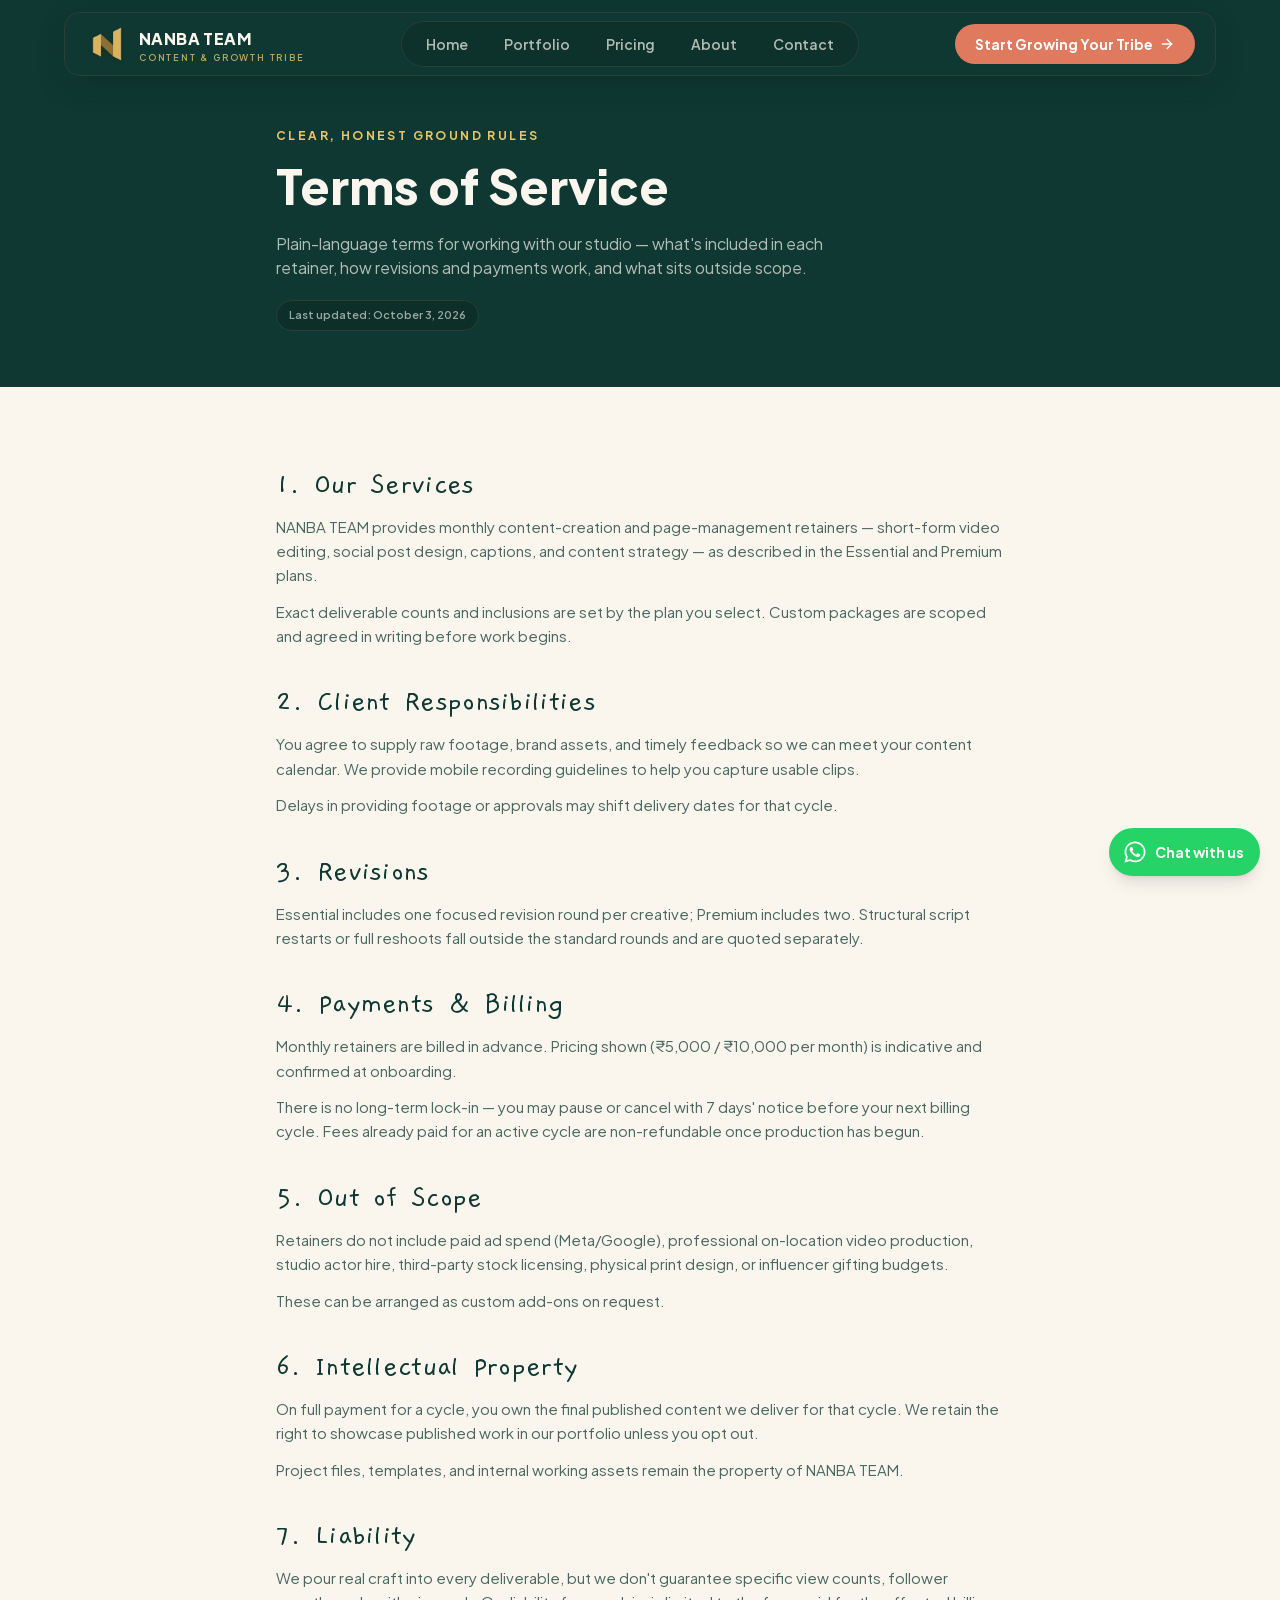
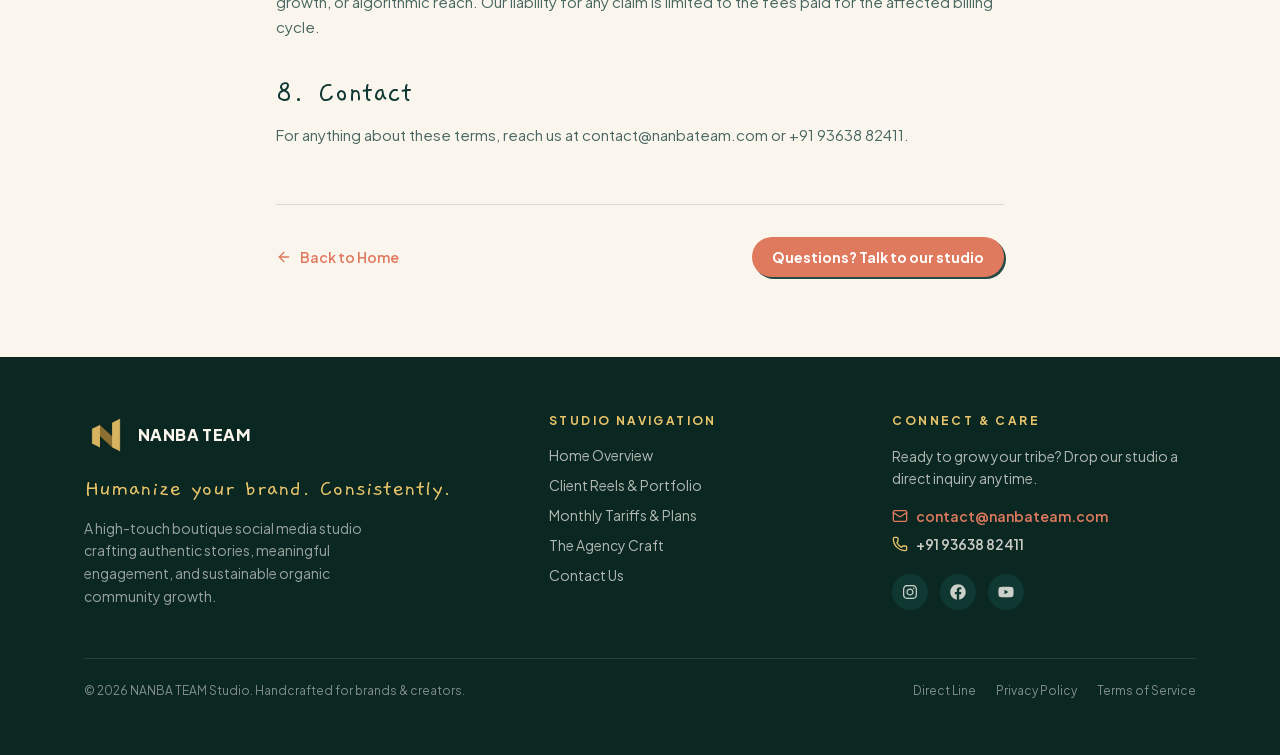
<file: terms.html>
<!DOCTYPE html><html lang="en" class="gaegu_7c26d8f-module__zzpwxG__variable plus_jakarta_sans_e9451152-module__eMpaqG__variable h-full scroll-smooth antialiased overflow-x-clip"><head><meta charSet="utf-8"/><meta name="viewport" content="width=device-width, initial-scale=1"/><link rel="preload" href="/_next/static/media/02ab09f9d763c490-s.p.2z06xqu30airl.woff2" as="font" crossorigin="" type="font/woff2"/><link rel="preload" href="/_next/static/media/07f6361e5a7f80df-s.p.26av2_jsbqw2v.woff2" as="font" crossorigin="" type="font/woff2"/><link rel="preload" href="/_next/static/media/0889c66bad9b3c3b-s.p.3bu5-yd8kl91o.woff2" as="font" crossorigin="" type="font/woff2"/><link rel="preload" href="/_next/static/media/0be4ac5e39e9c602-s.p.1ew488432_xl1.woff2" as="font" crossorigin="" type="font/woff2"/><link rel="preload" href="/_next/static/media/0d9b096f9220bd2f-s.p.0mh0q1hdow45z.woff2" as="font" crossorigin="" type="font/woff2"/><link rel="preload" href="/_next/static/media/1ad3d68beda43b24-s.p.2brx1eskz0krx.woff2" as="font" crossorigin="" type="font/woff2"/><link rel="preload" href="/_next/static/media/1ee19894c821c06f-s.p.36zhr-3iyc0t_.woff2" as="font" crossorigin="" type="font/woff2"/><link rel="preload" href="/_next/static/media/202883325cd39b81-s.p.34hb9edh362c2.woff2" as="font" crossorigin="" type="font/woff2"/><link rel="preload" href="/_next/static/media/204f31b94d038ed8-s.p.2ocgn5f1t_rbs.woff2" as="font" crossorigin="" type="font/woff2"/><link rel="preload" href="/_next/static/media/20c699199e222389-s.p.2qbe9lbhqfc7x.woff2" as="font" crossorigin="" type="font/woff2"/><link rel="preload" href="/_next/static/media/21991a609c1e4f24-s.p.1x-bwd_pke8d1.woff2" as="font" crossorigin="" type="font/woff2"/><link rel="preload" href="/_next/static/media/2226ad673b3fc0f6-s.p.1l7dnuyk6zhsk.woff2" as="font" crossorigin="" type="font/woff2"/><link rel="preload" href="/_next/static/media/2348b8dc2aca3f08-s.p.18v5fvstyihp3.woff2" as="font" crossorigin="" type="font/woff2"/><link rel="preload" href="/_next/static/media/237cbc7a510357a4-s.p.1iu-ph6b7b-4t.woff2" as="font" crossorigin="" type="font/woff2"/><link rel="preload" href="/_next/static/media/2b2eb8324c5f676a-s.p.2213uwbx3dwca.woff2" as="font" crossorigin="" type="font/woff2"/><link rel="preload" href="/_next/static/media/2b9962b1a2496f46-s.p.17w4vje8-ipgt.woff2" as="font" crossorigin="" type="font/woff2"/><link rel="preload" href="/_next/static/media/31d5de0b6304925d-s.p.3h4ut7jubgzyn.woff2" as="font" crossorigin="" type="font/woff2"/><link rel="preload" href="/_next/static/media/388ed6884b939c78-s.p.39i7gisshnir0.woff2" as="font" crossorigin="" type="font/woff2"/><link rel="preload" href="/_next/static/media/39bf5d97aec1c546-s.p.06c_m0aisupbr.woff2" as="font" crossorigin="" type="font/woff2"/><link rel="preload" href="/_next/static/media/39cc94e2095c98c9-s.p.3ud9gf32vyxjr.woff2" as="font" crossorigin="" type="font/woff2"/><link rel="preload" href="/_next/static/media/3bafb67cb5db234f-s.p.0sein3sbia7yl.woff2" as="font" crossorigin="" type="font/woff2"/><link rel="preload" href="/_next/static/media/3fd9a1b1e379a4e3-s.p.2aq_x5zo8qukl.woff2" as="font" crossorigin="" type="font/woff2"/><link rel="preload" href="/_next/static/media/41756c35938a897b-s.p.3ij7sxvma5f83.woff2" as="font" crossorigin="" type="font/woff2"/><link rel="preload" href="/_next/static/media/44f842f7de634629-s.p.30w83po6pjqte.woff2" as="font" crossorigin="" type="font/woff2"/><link rel="preload" href="/_next/static/media/47696934a7570da2-s.p.1rtq36x7rz84k.woff2" as="font" crossorigin="" type="font/woff2"/><link rel="preload" href="/_next/static/media/4839acb9d141f772-s.p.3eb2uesbhz9fa.woff2" as="font" crossorigin="" type="font/woff2"/><link rel="preload" href="/_next/static/media/48a96dcb9690e60c-s.p.0c49pac54i1ry.woff2" as="font" crossorigin="" type="font/woff2"/><link rel="preload" href="/_next/static/media/4d2098fe38b52459-s.p.1-31cv4hlnr44.woff2" as="font" crossorigin="" type="font/woff2"/><link rel="preload" href="/_next/static/media/4edddecc9770748a-s.p.3b52kuw3s317p.woff2" as="font" crossorigin="" type="font/woff2"/><link rel="preload" href="/_next/static/media/4ef28ae728707c88-s.p.0hv5pa9fvdldx.woff2" as="font" crossorigin="" type="font/woff2"/><link rel="preload" href="/_next/static/media/510d904d59ba32cc-s.p.3wwjw6hl4fb2d.woff2" as="font" crossorigin="" type="font/woff2"/><link rel="preload" href="/_next/static/media/542b922a717396a8-s.p.00eqib7ed9sjx.woff2" as="font" crossorigin="" type="font/woff2"/><link rel="preload" href="/_next/static/media/54ff2b849676b7ad-s.p.0v1eac1x8dybe.woff2" as="font" crossorigin="" type="font/woff2"/><link rel="preload" href="/_next/static/media/551ad6335de14b6d-s.p.3axi0fmzhcr48.woff2" as="font" crossorigin="" type="font/woff2"/><link rel="preload" href="/_next/static/media/555f6c9779a6ea2f-s.p.008y3w7hox3jm.woff2" as="font" crossorigin="" type="font/woff2"/><link rel="preload" href="/_next/static/media/5e3de3e2d3980614-s.p.0q-k4db4rpss1.woff2" as="font" crossorigin="" type="font/woff2"/><link rel="preload" href="/_next/static/media/5fd7b71943441d3d-s.p.2bggcmk0jzdee.woff2" as="font" crossorigin="" type="font/woff2"/><link rel="preload" href="/_next/static/media/60e97c82bbf2656a-s.p.0ha4tyojtkydt.woff2" as="font" crossorigin="" type="font/woff2"/><link rel="preload" href="/_next/static/media/633700c5144cf57b-s.p.071i-7zxz9gi2.woff2" as="font" crossorigin="" type="font/woff2"/><link rel="preload" href="/_next/static/media/6859b2bc6353e7e0-s.p.2d4wovlvb57bc.woff2" as="font" crossorigin="" type="font/woff2"/><link rel="preload" href="/_next/static/media/70624fd140078077-s.p.23jkk6rr0_8fk.woff2" as="font" crossorigin="" type="font/woff2"/><link rel="preload" href="/_next/static/media/708ac5215e601874-s.p.1otlbanmpt5tq.woff2" as="font" crossorigin="" type="font/woff2"/><link rel="preload" href="/_next/static/media/740073afa6d6604a-s.p.1nbpk8-73d_oc.woff2" as="font" crossorigin="" type="font/woff2"/><link rel="preload" href="/_next/static/media/768b290376bb94a3-s.p.1oto7bq1wstw1.woff2" as="font" crossorigin="" type="font/woff2"/><link rel="preload" href="/_next/static/media/789ae921f9ad0c32-s.p.1hzfxwe0g_4r6.woff2" as="font" crossorigin="" type="font/woff2"/><link rel="preload" href="/_next/static/media/794e4d4a6de731ed-s.p.434e-nz-wzhqd.woff2" as="font" crossorigin="" type="font/woff2"/><link rel="preload" href="/_next/static/media/7a9067cce673902f-s.p.2vrfifoe5swj7.woff2" as="font" crossorigin="" type="font/woff2"/><link rel="preload" href="/_next/static/media/7a989262f8963453-s.p.3dgdp7v1qvdfw.woff2" as="font" crossorigin="" type="font/woff2"/><link rel="preload" href="/_next/static/media/7fd638b15ad3af69-s.p.2rtd4_em2kmrp.woff2" as="font" crossorigin="" type="font/woff2"/><link rel="preload" href="/_next/static/media/80acc2f9d1790aee-s.p.3p1t1rei93fh0.woff2" as="font" crossorigin="" type="font/woff2"/><link rel="preload" href="/_next/static/media/8a172900e148830b-s.p.2w3jr8on308z4.woff2" as="font" crossorigin="" type="font/woff2"/><link rel="preload" href="/_next/static/media/8a706fcd092647c2-s.p.3f42frf00l82t.woff2" as="font" crossorigin="" type="font/woff2"/><link rel="preload" href="/_next/static/media/8ac56e8155405d86-s.p.2bbg-70eaudbk.woff2" as="font" crossorigin="" type="font/woff2"/><link rel="preload" href="/_next/static/media/8dd9d9ccf770dc02-s.p.04cq_wu1aeppn.woff2" as="font" crossorigin="" type="font/woff2"/><link rel="preload" href="/_next/static/media/8f102ac0d216e63f-s.p.0c_kz8whdv8or.woff2" as="font" crossorigin="" type="font/woff2"/><link rel="preload" href="/_next/static/media/8f8866676db871eb-s.p.40j30xrne1tay.woff2" as="font" crossorigin="" type="font/woff2"/><link rel="preload" href="/_next/static/media/9001c6e9193bd339-s.p.08unp-5_f1nmc.woff2" as="font" crossorigin="" type="font/woff2"/><link rel="preload" href="/_next/static/media/90cc20c11ed8e383-s.p.0apishbt6ot2x.woff2" as="font" crossorigin="" type="font/woff2"/><link rel="preload" href="/_next/static/media/92a4078f473b310a-s.p.3fholbloho3ce.woff2" as="font" crossorigin="" type="font/woff2"/><link rel="preload" href="/_next/static/media/966bb41cb5a84927-s.p.099ncwluo1pwv.woff2" as="font" crossorigin="" type="font/woff2"/><link rel="preload" href="/_next/static/media/9a2b8e2c490f308b-s.p.1tz91wep1x4gt.woff2" as="font" crossorigin="" type="font/woff2"/><link rel="preload" href="/_next/static/media/a80e5595f83d8b55-s.p.141x3jy_o2s_c.woff2" as="font" crossorigin="" type="font/woff2"/><link rel="preload" href="/_next/static/media/a867e5c2eed94751-s.p.23t_b7b8id_jc.woff2" as="font" crossorigin="" type="font/woff2"/><link rel="preload" href="/_next/static/media/abb9471e6803e3b8-s.p.16wdtjxottyq5.woff2" as="font" crossorigin="" type="font/woff2"/><link rel="preload" href="/_next/static/media/ac24db6a9998d311-s.p.3k92o99w2r654.woff2" as="font" crossorigin="" type="font/woff2"/><link rel="preload" href="/_next/static/media/adcb0330ba1b733e-s.p.3e9hq8x9jcw5f.woff2" as="font" crossorigin="" type="font/woff2"/><link rel="preload" href="/_next/static/media/b16d1c0c05e32a60-s.p.3hmujwi2x_d30.woff2" as="font" crossorigin="" type="font/woff2"/><link rel="preload" href="/_next/static/media/b8e59591506d0376-s.p.3br1yix7oid_s.woff2" as="font" crossorigin="" type="font/woff2"/><link rel="preload" href="/_next/static/media/b9de63e0a9fe0cf2-s.p.0kjbuy1fntxbt.woff2" as="font" crossorigin="" type="font/woff2"/><link rel="preload" href="/_next/static/media/c0f41373200663e9-s.p.17cwfm6qvzrcp.woff2" as="font" crossorigin="" type="font/woff2"/><link rel="preload" href="/_next/static/media/c14643a64a206949-s.p.44vfzu3s8d0o-.woff2" as="font" crossorigin="" type="font/woff2"/><link rel="preload" href="/_next/static/media/c18b3b7a2b12e7e3-s.p.3mcuhpjyi5m-5.woff2" as="font" crossorigin="" type="font/woff2"/><link rel="preload" href="/_next/static/media/c3a2990550a35540-s.p.1jwaqtabaz-m1.woff2" as="font" crossorigin="" type="font/woff2"/><link rel="preload" href="/_next/static/media/c81cd2cb3833e14d-s.p.1a-mlleribx4n.woff2" as="font" crossorigin="" type="font/woff2"/><link rel="preload" href="/_next/static/media/c8913da47d88777c-s.p.2u7ia6dg59fw9.woff2" as="font" crossorigin="" type="font/woff2"/><link rel="preload" href="/_next/static/media/cb01828b1f2642c1-s.p.0er-mb7ckf2du.woff2" as="font" crossorigin="" type="font/woff2"/><link rel="preload" href="/_next/static/media/cd147e7610168de3-s.p.30ah9lebvhxwf.woff2" as="font" crossorigin="" type="font/woff2"/><link rel="preload" href="/_next/static/media/d409128fdf063a28-s.p.2nleos27rd6dz.woff2" as="font" crossorigin="" type="font/woff2"/><link rel="preload" href="/_next/static/media/d87a2a6770484bbb-s.p.44z_7ancu-y5w.woff2" as="font" crossorigin="" type="font/woff2"/><link rel="preload" href="/_next/static/media/d87fe24f77c16a44-s.p.2pxhm5vwfw62e.woff2" as="font" crossorigin="" type="font/woff2"/><link rel="preload" href="/_next/static/media/da58ab5d8c1bbfc4-s.p.30j5qaj7faer7.woff2" as="font" crossorigin="" type="font/woff2"/><link rel="preload" href="/_next/static/media/db7b7fd3abb88410-s.p.16kneh1k30jk1.woff2" as="font" crossorigin="" type="font/woff2"/><link rel="preload" href="/_next/static/media/e04cae570ef1238a-s.p.0rzafts9fhw6x.woff2" as="font" crossorigin="" type="font/woff2"/><link rel="preload" href="/_next/static/media/e1e2f928535adaaf-s.p.3gedjnv4zpaja.woff2" as="font" crossorigin="" type="font/woff2"/><link rel="preload" href="/_next/static/media/e2c8bcaf359549f0-s.p.40ou3re1-vfex.woff2" as="font" crossorigin="" type="font/woff2"/><link rel="preload" href="/_next/static/media/e6e2c050d15af498-s.p.3m5ws44fh70q_.woff2" as="font" crossorigin="" type="font/woff2"/><link rel="preload" href="/_next/static/media/ef928e3c69d1408e-s.p.1j8bi-_bymyuh.woff2" as="font" crossorigin="" type="font/woff2"/><link rel="preload" href="/_next/static/media/f4a375c7008cdc4c-s.p.2hn01u8byatk2.woff2" as="font" crossorigin="" type="font/woff2"/><link rel="preload" href="/_next/static/media/f757dc6152132153-s.p.1s9qu896-qyi0.woff2" as="font" crossorigin="" type="font/woff2"/><link rel="preload" href="/_next/static/media/fba5a26ea33df6a3-s.p.18rizl4rsrl42.woff2" as="font" crossorigin="" type="font/woff2"/><link rel="preload" href="/_next/static/media/ff517ff56ff3579f-s.p.3s8bii8asllhp.woff2" as="font" crossorigin="" type="font/woff2"/><link rel="preload" as="image" href="/logo.png"/><link rel="stylesheet" href="/_next/static/chunks/14yj1wxo8a4u_.css" data-precedence="next"/><link rel="stylesheet" href="/_next/static/chunks/1jqpki2k0jgjv.css" data-precedence="next"/><link rel="preload" as="script" fetchPriority="low" href="/_next/static/chunks/3s6nzrbk-8mnv.js"/><script src="/_next/static/chunks/19mx3mg6lkumu.js" async=""></script><script src="/_next/static/chunks/3g4px251sg85e.js" async=""></script><script src="/_next/static/chunks/0tgjiok8t6d_n.js" async=""></script><script src="/_next/static/chunks/turbopack-2wgs7irzom57_.js" async=""></script><script src="/_next/static/chunks/0h2qsuyze9ds1.js" async=""></script><script src="/_next/static/chunks/1l3cyqqx0vgr6.js" async=""></script><script src="/_next/static/chunks/0z6h9trm30dgw.js" async=""></script><script src="/_next/static/chunks/1_kdzz48cb5_0.js" async=""></script><title>Terms of Service — NANBA TEAM</title><meta name="description" content="The terms that govern NANBA TEAM&#x27;s monthly content retainers, deliverables, revisions, and payments."/><link rel="canonical" href="https://www.nanbateam.com"/><meta property="og:title" content="NANBA TEAM — Humanize Your Brand. Consistently."/><meta property="og:description" content="A high-touch boutique social media studio crafting authentic short-form video content, reels and page management for founders, creators and indie brands."/><meta property="og:url" content="https://www.nanbateam.com"/><meta property="og:site_name" content="Nanba Team"/><meta property="og:image" content="https://www.nanbateam.com/nanba-team-logo-1200x630.png"/><meta property="og:image:alt" content="Nanba Team Logo"/><meta property="og:type" content="website"/><meta name="twitter:card" content="summary_large_image"/><meta name="twitter:title" content="NANBA TEAM — Humanize Your Brand. Consistently."/><meta name="twitter:description" content="A high-touch boutique social media studio crafting authentic short-form video content, reels and page management for founders, creators and indie brands."/><meta name="twitter:image" content="https://www.nanbateam.com/nanba-team-logo-1200x630.png"/><meta name="twitter:image:alt" content="Nanba Team Logo"/><link rel="icon" href="/favicon.ico?favicon.1oj3ag_hqwmh9.ico" sizes="64x64" type="image/x-icon"/><link rel="icon" href="/icon.png?icon.25h7l8lnt34qs.png" sizes="512x512" type="image/png"/><meta name="next-size-adjust" content=""/><script src="/_next/static/chunks/0cz1d0mv5g_q7.js" noModule=""></script></head><body class="min-h-full flex flex-col overflow-x-hidden bg-brand-cream text-brand-teal font-sans selection:bg-brand-gold/40 pb-16 md:pb-0"><div hidden=""><!--$--><!--/$--></div><nav class="fixed top-0 inset-x-0 z-50 px-3 sm:px-4 pt-3"><div class="max-w-6xl mx-auto px-4 sm:px-5 h-14 md:h-16 flex items-center justify-center md:justify-between rounded-2xl bg-brand-teal border border-brand-border shadow-[0_10px_30px_-10px_rgba(10,39,34,0.6)]"><a class="flex items-center gap-2.5" href="/"><img alt="NANBA TEAM logo" width="44" height="44" decoding="async" data-nimg="1" class="w-10 h-10 md:w-11 md:h-11 object-contain drop-shadow" style="color:transparent" src="/logo.png"/><span class="leading-none"><span class="block text-brand-cream font-extrabold tracking-wide text-sm md:text-base">NANBA TEAM</span><span class="block text-brand-gold/80 text-[9px] font-semibold tracking-[0.2em] mt-0.5">CONTENT &amp; GROWTH TRIBE</span></span></a><div class="hidden md:flex items-center gap-1 bg-brand-dark/40 rounded-full px-2 py-1.5 border border-brand-border"><a class="px-4 py-1.5 rounded-full text-sm font-semibold transition-colors text-brand-cream/70 hover:text-brand-cream" href="/">Home</a><a class="px-4 py-1.5 rounded-full text-sm font-semibold transition-colors text-brand-cream/70 hover:text-brand-cream" href="/portfolio">Portfolio</a><a class="px-4 py-1.5 rounded-full text-sm font-semibold transition-colors text-brand-cream/70 hover:text-brand-cream" href="/pricing">Pricing</a><a class="px-4 py-1.5 rounded-full text-sm font-semibold transition-colors text-brand-cream/70 hover:text-brand-cream" href="/about">About</a><a class="px-4 py-1.5 rounded-full text-sm font-semibold transition-colors text-brand-cream/70 hover:text-brand-cream" href="/contact">Contact</a></div><a class="hidden md:inline-flex items-center gap-1.5 bg-brand-terracotta text-white text-sm font-bold px-4 lg:px-5 py-2.5 rounded-full hover:brightness-105 transition-all shadow-doodle-sm" href="/contact">Start Growing Your Tribe<svg xmlns="http://www.w3.org/2000/svg" width="24" height="24" viewBox="0 0 24 24" fill="none" stroke="currentColor" stroke-width="2" stroke-linecap="round" stroke-linejoin="round" class="lucide lucide-arrow-right w-4 h-4" aria-hidden="true"><path d="M5 12h14"></path><path d="m12 5 7 7-7 7"></path></svg></a></div></nav><main class="flex-1"><section class="bg-brand-teal text-brand-cream pt-28 md:pt-32 pb-14"><div class="max-w-3xl mx-auto px-5"><p class="text-xs font-bold tracking-[0.2em] text-brand-gold">CLEAR, HONEST GROUND RULES</p><h1 class="mt-3 text-4xl md:text-5xl font-extrabold leading-tight">Terms of Service</h1><p class="mt-4 text-brand-cream/70 max-w-xl">Plain-language terms for working with our studio — what&#x27;s included in each retainer, how revisions and payments work, and what sits outside scope.</p><p class="mt-5 inline-block text-[11px] font-semibold text-brand-cream/60 bg-brand-dark/50 border border-brand-border rounded-full px-3 py-1.5">Last updated: <!-- -->October 3, 2026</p></div></section><section class="bg-brand-cream py-14 md:py-20"><div class="max-w-3xl mx-auto px-5"><div class="space-y-9"><div><h2 class="font-hand text-brand-teal text-2xl md:text-3xl mb-3">1<!-- -->. <!-- -->Our Services</h2><div class="space-y-3"><p class="text-brand-teal/75 text-[15px] leading-relaxed">NANBA TEAM provides monthly content-creation and page-management retainers — short-form video editing, social post design, captions, and content strategy — as described in the Essential and Premium plans.</p><p class="text-brand-teal/75 text-[15px] leading-relaxed">Exact deliverable counts and inclusions are set by the plan you select. Custom packages are scoped and agreed in writing before work begins.</p></div></div><div><h2 class="font-hand text-brand-teal text-2xl md:text-3xl mb-3">2<!-- -->. <!-- -->Client Responsibilities</h2><div class="space-y-3"><p class="text-brand-teal/75 text-[15px] leading-relaxed">You agree to supply raw footage, brand assets, and timely feedback so we can meet your content calendar. We provide mobile recording guidelines to help you capture usable clips.</p><p class="text-brand-teal/75 text-[15px] leading-relaxed">Delays in providing footage or approvals may shift delivery dates for that cycle.</p></div></div><div><h2 class="font-hand text-brand-teal text-2xl md:text-3xl mb-3">3<!-- -->. <!-- -->Revisions</h2><div class="space-y-3"><p class="text-brand-teal/75 text-[15px] leading-relaxed">Essential includes one focused revision round per creative; Premium includes two. Structural script restarts or full reshoots fall outside the standard rounds and are quoted separately.</p></div></div><div><h2 class="font-hand text-brand-teal text-2xl md:text-3xl mb-3">4<!-- -->. <!-- -->Payments &amp; Billing</h2><div class="space-y-3"><p class="text-brand-teal/75 text-[15px] leading-relaxed">Monthly retainers are billed in advance. Pricing shown (₹5,000 / ₹10,000 per month) is indicative and confirmed at onboarding.</p><p class="text-brand-teal/75 text-[15px] leading-relaxed">There is no long-term lock-in — you may pause or cancel with 7 days&#x27; notice before your next billing cycle. Fees already paid for an active cycle are non-refundable once production has begun.</p></div></div><div><h2 class="font-hand text-brand-teal text-2xl md:text-3xl mb-3">5<!-- -->. <!-- -->Out of Scope</h2><div class="space-y-3"><p class="text-brand-teal/75 text-[15px] leading-relaxed">Retainers do not include paid ad spend (Meta/Google), professional on-location video production, studio actor hire, third-party stock licensing, physical print design, or influencer gifting budgets.</p><p class="text-brand-teal/75 text-[15px] leading-relaxed">These can be arranged as custom add-ons on request.</p></div></div><div><h2 class="font-hand text-brand-teal text-2xl md:text-3xl mb-3">6<!-- -->. <!-- -->Intellectual Property</h2><div class="space-y-3"><p class="text-brand-teal/75 text-[15px] leading-relaxed">On full payment for a cycle, you own the final published content we deliver for that cycle. We retain the right to showcase published work in our portfolio unless you opt out.</p><p class="text-brand-teal/75 text-[15px] leading-relaxed">Project files, templates, and internal working assets remain the property of NANBA TEAM.</p></div></div><div><h2 class="font-hand text-brand-teal text-2xl md:text-3xl mb-3">7<!-- -->. <!-- -->Liability</h2><div class="space-y-3"><p class="text-brand-teal/75 text-[15px] leading-relaxed">We pour real craft into every deliverable, but we don&#x27;t guarantee specific view counts, follower growth, or algorithmic reach. Our liability for any claim is limited to the fees paid for the affected billing cycle.</p></div></div><div><h2 class="font-hand text-brand-teal text-2xl md:text-3xl mb-3">8<!-- -->. <!-- -->Contact</h2><div class="space-y-3"><p class="text-brand-teal/75 text-[15px] leading-relaxed">For anything about these terms, reach us at contact@nanbateam.com or +91 93638 82411.</p></div></div></div><div class="mt-14 pt-8 border-t border-brand-teal/15 flex flex-wrap items-center justify-between gap-4"><a class="inline-flex items-center gap-2 text-brand-terracotta font-semibold text-sm hover:brightness-110" href="/"><svg xmlns="http://www.w3.org/2000/svg" width="24" height="24" viewBox="0 0 24 24" fill="none" stroke="currentColor" stroke-width="2" stroke-linecap="round" stroke-linejoin="round" class="lucide lucide-arrow-left w-4 h-4" aria-hidden="true"><path d="m12 19-7-7 7-7"></path><path d="M19 12H5"></path></svg> Back to Home</a><a class="inline-flex items-center gap-2 bg-brand-terracotta text-white font-bold px-5 py-2.5 rounded-full text-sm hover:brightness-105 transition-all shadow-doodle-sm" href="/contact">Questions? Talk to our studio</a></div></div></section><!--$--><!--/$--></main><footer class="bg-brand-dark text-brand-cream"><div class="max-w-6xl mx-auto px-5 py-14"><div class="grid gap-10 md:grid-cols-[1.4fr_1fr_1fr]"><div><div class="flex items-center gap-2.5 mb-4"><img alt="NANBA TEAM logo" loading="lazy" width="44" height="44" decoding="async" data-nimg="1" class="w-11 h-11 object-contain" style="color:transparent" src="/logo.png"/><span class="font-extrabold tracking-wide">NANBA TEAM</span></div><p class="font-hand text-brand-gold text-2xl mb-3">Humanize your brand. Consistently.</p><p class="text-brand-cream/60 text-sm max-w-xs leading-relaxed">A high-touch boutique social media studio crafting authentic stories, meaningful engagement, and sustainable organic community growth.</p></div><div><h4 class="text-xs font-bold tracking-[0.2em] text-brand-gold mb-4">STUDIO NAVIGATION</h4><ul class="space-y-2.5 text-sm text-brand-cream/70"><li><a class="hover:text-brand-cream" href="/">Home Overview</a></li><li><a class="hover:text-brand-cream" href="/portfolio">Client Reels &amp; Portfolio</a></li><li><a class="hover:text-brand-cream" href="/pricing">Monthly Tariffs &amp; Plans</a></li><li><a class="hover:text-brand-cream" href="/about">The Agency Craft</a></li><li><a class="hover:text-brand-cream" href="/contact">Contact Us</a></li></ul></div><div><h4 class="text-xs font-bold tracking-[0.2em] text-brand-gold mb-4">CONNECT &amp; CARE</h4><p class="text-sm text-brand-cream/70 mb-4 leading-relaxed">Ready to grow your tribe? Drop our studio a direct inquiry anytime.</p><a href="mailto:contact@nanbateam.com" class="flex items-center gap-2 text-brand-terracotta font-semibold text-sm mb-2 hover:brightness-110"><svg xmlns="http://www.w3.org/2000/svg" width="24" height="24" viewBox="0 0 24 24" fill="none" stroke="currentColor" stroke-width="2" stroke-linecap="round" stroke-linejoin="round" class="lucide lucide-mail w-4 h-4" aria-hidden="true"><path d="m22 7-8.991 5.727a2 2 0 0 1-2.009 0L2 7"></path><rect x="2" y="4" width="20" height="16" rx="2"></rect></svg>contact@nanbateam.com</a><a href="tel:+919363882411" class="flex items-center gap-2 text-brand-cream/80 font-semibold text-sm mb-5 hover:text-brand-cream"><svg xmlns="http://www.w3.org/2000/svg" width="24" height="24" viewBox="0 0 24 24" fill="none" stroke="currentColor" stroke-width="2" stroke-linecap="round" stroke-linejoin="round" class="lucide lucide-phone w-4 h-4 text-brand-gold" aria-hidden="true"><path d="M13.832 16.568a1 1 0 0 0 1.213-.303l.355-.465A2 2 0 0 1 17 15h3a2 2 0 0 1 2 2v3a2 2 0 0 1-2 2A18 18 0 0 1 2 4a2 2 0 0 1 2-2h3a2 2 0 0 1 2 2v3a2 2 0 0 1-.8 1.6l-.468.351a1 1 0 0 0-.292 1.233 14 14 0 0 0 6.392 6.384"></path></svg>+91 93638 82411</a><div class="flex gap-3"><a href="https://instagram.com/nanbateam" target="_blank" rel="noopener noreferrer" class="w-9 h-9 rounded-full bg-brand-teal flex items-center justify-center text-brand-cream/80 hover:bg-brand-terracotta hover:text-white transition-colors"><svg stroke="currentColor" fill="currentColor" stroke-width="0" viewBox="0 0 448 512" class="w-4 h-4" height="1em" width="1em" xmlns="http://www.w3.org/2000/svg"><path d="M224.1 141c-63.6 0-114.9 51.3-114.9 114.9s51.3 114.9 114.9 114.9S339 319.5 339 255.9 287.7 141 224.1 141zm0 189.6c-41.1 0-74.7-33.5-74.7-74.7s33.5-74.7 74.7-74.7 74.7 33.5 74.7 74.7-33.6 74.7-74.7 74.7zm146.4-194.3c0 14.9-12 26.8-26.8 26.8-14.9 0-26.8-12-26.8-26.8s12-26.8 26.8-26.8 26.8 12 26.8 26.8zm76.1 27.2c-1.7-35.9-9.9-67.7-36.2-93.9-26.2-26.2-58-34.4-93.9-36.2-37-2.1-147.9-2.1-184.9 0-35.8 1.7-67.6 9.9-93.9 36.1s-34.4 58-36.2 93.9c-2.1 37-2.1 147.9 0 184.9 1.7 35.9 9.9 67.7 36.2 93.9s58 34.4 93.9 36.2c37 2.1 147.9 2.1 184.9 0 35.9-1.7 67.7-9.9 93.9-36.2 26.2-26.2 34.4-58 36.2-93.9 2.1-37 2.1-147.8 0-184.8zM398.8 388c-7.8 19.6-22.9 34.7-42.6 42.6-29.5 11.7-99.5 9-132.1 9s-102.7 2.6-132.1-9c-19.6-7.8-34.7-22.9-42.6-42.6-11.7-29.5-9-99.5-9-132.1s-2.6-102.7 9-132.1c7.8-19.6 22.9-34.7 42.6-42.6 29.5-11.7 99.5-9 132.1-9s102.7-2.6 132.1 9c19.6 7.8 34.7 22.9 42.6 42.6 11.7 29.5 9 99.5 9 132.1s2.7 102.7-9 132.1z"></path></svg></a><a href="https://facebook.com/nanbateam" target="_blank" rel="noopener noreferrer" class="w-9 h-9 rounded-full bg-brand-teal flex items-center justify-center text-brand-cream/80 hover:bg-brand-terracotta hover:text-white transition-colors"><svg stroke="currentColor" fill="currentColor" stroke-width="0" viewBox="0 0 512 512" class="w-4 h-4" height="1em" width="1em" xmlns="http://www.w3.org/2000/svg"><path d="M504 256C504 119 393 8 256 8S8 119 8 256c0 123.78 90.69 226.38 209.25 245V327.69h-63V256h63v-54.64c0-62.15 37-96.48 93.67-96.48 27.14 0 55.52 4.84 55.52 4.84v61h-31.28c-30.8 0-40.41 19.12-40.41 38.73V256h68.78l-11 71.69h-57.78V501C413.31 482.38 504 379.78 504 256z"></path></svg></a><a href="https://youtube.com/@nanbateam" target="_blank" rel="noopener noreferrer" class="w-9 h-9 rounded-full bg-brand-teal flex items-center justify-center text-brand-cream/80 hover:bg-brand-terracotta hover:text-white transition-colors"><svg stroke="currentColor" fill="currentColor" stroke-width="0" viewBox="0 0 576 512" class="w-4 h-4" height="1em" width="1em" xmlns="http://www.w3.org/2000/svg"><path d="M549.655 124.083c-6.281-23.65-24.787-42.276-48.284-48.597C458.781 64 288 64 288 64S117.22 64 74.629 75.486c-23.497 6.322-42.003 24.947-48.284 48.597-11.412 42.867-11.412 132.305-11.412 132.305s0 89.438 11.412 132.305c6.281 23.65 24.787 41.5 48.284 47.821C117.22 448 288 448 288 448s170.78 0 213.371-11.486c23.497-6.321 42.003-24.171 48.284-47.821 11.412-42.867 11.412-132.305 11.412-132.305s0-89.438-11.412-132.305zm-317.51 213.508V175.185l142.739 81.205-142.739 81.201z"></path></svg></a></div></div></div><div class="mt-12 pt-6 border-t border-brand-border flex flex-col sm:flex-row items-center justify-between gap-3 text-xs text-brand-cream/50"><p>© <!-- -->2026<!-- --> <!-- -->NANBA TEAM<!-- --> Studio. Handcrafted for brands &amp; creators.</p><div class="flex gap-5"><a class="hover:text-brand-cream" href="/contact">Direct Line</a><a class="hover:text-brand-cream" href="/privacy">Privacy Policy</a><a class="hover:text-brand-cream" href="/terms">Terms of Service</a></div></div></div></footer><button aria-label="Chat on WhatsApp" class="fixed bottom-[4.75rem] right-4 md:bottom-6 md:right-5 z-40 flex items-center gap-2 bg-[#25D366] text-white font-bold rounded-full pl-3.5 pr-4 py-3 shadow-lg hover:brightness-105 hover:scale-105 transition-all animate-pulse-ring"><svg stroke="currentColor" fill="currentColor" stroke-width="0" viewBox="0 0 448 512" class="w-6 h-6" height="1em" width="1em" xmlns="http://www.w3.org/2000/svg"><path d="M380.9 97.1C339 55.1 283.2 32 223.9 32c-122.4 0-222 99.6-222 222 0 39.1 10.2 77.3 29.6 111L0 480l117.7-30.9c32.4 17.7 68.9 27 106.1 27h.1c122.3 0 224.1-99.6 224.1-222 0-59.3-25.2-115-67.1-157zm-157 341.6c-33.2 0-65.7-8.9-94-25.7l-6.7-4-69.8 18.3L72 359.2l-4.4-7c-18.5-29.4-28.2-63.3-28.2-98.2 0-101.7 82.8-184.5 184.6-184.5 49.3 0 95.6 19.2 130.4 54.1 34.8 34.9 56.2 81.2 56.1 130.5 0 101.8-84.9 184.6-186.6 184.6zm101.2-138.2c-5.5-2.8-32.8-16.2-37.9-18-5.1-1.9-8.8-2.8-12.5 2.8-3.7 5.6-14.3 18-17.6 21.8-3.2 3.7-6.5 4.2-12 1.4-32.6-16.3-54-29.1-75.5-66-5.7-9.8 5.7-9.1 16.3-30.3 1.8-3.7.9-6.9-.5-9.7-1.4-2.8-12.5-30.1-17.1-41.2-4.5-10.8-9.1-9.3-12.5-9.5-3.2-.2-6.9-.2-10.6-.2-3.7 0-9.7 1.4-14.8 6.9-5.1 5.6-19.4 19-19.4 46.3 0 27.3 19.9 53.7 22.6 57.4 2.8 3.7 39.1 59.7 94.8 83.8 35.2 15.2 49 16.5 66.6 13.9 10.7-1.6 32.8-13.4 37.4-26.4 4.6-13 4.6-24.1 3.2-26.4-1.3-2.5-5-3.9-10.5-6.6z"></path></svg><span class="hidden sm:inline text-sm">Chat with us</span></button><nav class="md:hidden fixed bottom-0 inset-x-0 z-50 bg-brand-teal border-t border-brand-border shadow-[0_-8px_24px_-12px_rgba(10,39,34,0.8)]" style="padding-bottom:env(safe-area-inset-bottom)"><ul class="grid grid-cols-5 px-1 py-1.5"><li class="min-w-0"><a class="flex flex-col items-center gap-0.5 py-1.5 rounded-xl text-[10px] font-semibold transition-colors text-brand-cream/60 hover:text-brand-cream" href="/"><span class="flex items-center justify-center w-9 h-7 rounded-full transition-colors "><svg xmlns="http://www.w3.org/2000/svg" width="24" height="24" viewBox="0 0 24 24" fill="none" stroke="currentColor" stroke-width="2" stroke-linecap="round" stroke-linejoin="round" class="lucide lucide-house lucide-home w-5 h-5" aria-hidden="true"><path d="M15 21v-8a1 1 0 0 0-1-1h-4a1 1 0 0 0-1 1v8"></path><path d="M3 10a2 2 0 0 1 .709-1.528l7-6a2 2 0 0 1 2.582 0l7 6A2 2 0 0 1 21 10v9a2 2 0 0 1-2 2H5a2 2 0 0 1-2-2z"></path></svg></span>Home</a></li><li class="min-w-0"><a class="flex flex-col items-center gap-0.5 py-1.5 rounded-xl text-[10px] font-semibold transition-colors text-brand-cream/60 hover:text-brand-cream" href="/portfolio"><span class="flex items-center justify-center w-9 h-7 rounded-full transition-colors "><svg xmlns="http://www.w3.org/2000/svg" width="24" height="24" viewBox="0 0 24 24" fill="none" stroke="currentColor" stroke-width="2" stroke-linecap="round" stroke-linejoin="round" class="lucide lucide-clapperboard w-5 h-5" aria-hidden="true"><path d="m12.296 3.464 3.02 3.956"></path><path d="M20.2 6 3 11l-.9-2.4c-.3-1.1.3-2.2 1.3-2.5l13.5-4c1.1-.3 2.2.3 2.5 1.3z"></path><path d="M3 11h18v8a2 2 0 0 1-2 2H5a2 2 0 0 1-2-2z"></path><path d="m6.18 5.276 3.1 3.899"></path></svg></span>Reels</a></li><li class="min-w-0"><a class="flex flex-col items-center gap-0.5 py-1.5 rounded-xl text-[10px] font-semibold transition-colors text-brand-cream/60 hover:text-brand-cream" href="/pricing"><span class="flex items-center justify-center w-9 h-7 rounded-full transition-colors "><svg xmlns="http://www.w3.org/2000/svg" width="24" height="24" viewBox="0 0 24 24" fill="none" stroke="currentColor" stroke-width="2" stroke-linecap="round" stroke-linejoin="round" class="lucide lucide-tag w-5 h-5" aria-hidden="true"><path d="M12.586 2.586A2 2 0 0 0 11.172 2H4a2 2 0 0 0-2 2v7.172a2 2 0 0 0 .586 1.414l8.704 8.704a2.426 2.426 0 0 0 3.42 0l6.58-6.58a2.426 2.426 0 0 0 0-3.42z"></path><circle cx="7.5" cy="7.5" r=".5" fill="currentColor"></circle></svg></span>Pricing</a></li><li class="min-w-0"><a class="flex flex-col items-center gap-0.5 py-1.5 rounded-xl text-[10px] font-semibold transition-colors text-brand-cream/60 hover:text-brand-cream" href="/about"><span class="flex items-center justify-center w-9 h-7 rounded-full transition-colors "><svg xmlns="http://www.w3.org/2000/svg" width="24" height="24" viewBox="0 0 24 24" fill="none" stroke="currentColor" stroke-width="2" stroke-linecap="round" stroke-linejoin="round" class="lucide lucide-users w-5 h-5" aria-hidden="true"><path d="M16 21v-2a4 4 0 0 0-4-4H6a4 4 0 0 0-4 4v2"></path><path d="M16 3.128a4 4 0 0 1 0 7.744"></path><path d="M22 21v-2a4 4 0 0 0-3-3.87"></path><circle cx="9" cy="7" r="4"></circle></svg></span>About</a></li><li class="min-w-0"><a class="flex flex-col items-center gap-0.5 py-1.5 rounded-xl text-[10px] font-semibold transition-colors text-brand-cream/60 hover:text-brand-cream" href="/contact"><span class="flex items-center justify-center w-9 h-7 rounded-full transition-colors "><svg xmlns="http://www.w3.org/2000/svg" width="24" height="24" viewBox="0 0 24 24" fill="none" stroke="currentColor" stroke-width="2" stroke-linecap="round" stroke-linejoin="round" class="lucide lucide-message-circle w-5 h-5" aria-hidden="true"><path d="M2.992 16.342a2 2 0 0 1 .094 1.167l-1.065 3.29a1 1 0 0 0 1.236 1.168l3.413-.998a2 2 0 0 1 1.099.092 10 10 0 1 0-4.777-4.719"></path></svg></span>Contact</a></li></ul></nav><script src="/_next/static/chunks/3s6nzrbk-8mnv.js" id="_R_" async=""></script><script>(self.__next_f=self.__next_f||[]).push([0])</script><script>self.__next_f.push([1,"1:\"$Sreact.fragment\"\n2:I[45678,[\"/_next/static/chunks/0h2qsuyze9ds1.js\",\"/_next/static/chunks/1l3cyqqx0vgr6.js\",\"/_next/static/chunks/0z6h9trm30dgw.js\",\"/_next/static/chunks/1_kdzz48cb5_0.js\"],\"default\"]\n3:I[39756,[\"/_next/static/chunks/0h2qsuyze9ds1.js\",\"/_next/static/chunks/1l3cyqqx0vgr6.js\",\"/_next/static/chunks/0z6h9trm30dgw.js\",\"/_next/static/chunks/1_kdzz48cb5_0.js\"],\"default\"]\n4:I[37457,[\"/_next/static/chunks/0h2qsuyze9ds1.js\",\"/_next/static/chunks/1l3cyqqx0vgr6.js\",\"/_next/static/chunks/0z6h9trm30dgw.js\",\"/_next/static/chunks/1_kdzz48cb5_0.js\"],\"default\"]\n5:I[85437,[\"/_next/static/chunks/0h2qsuyze9ds1.js\",\"/_next/static/chunks/1l3cyqqx0vgr6.js\",\"/_next/static/chunks/0z6h9trm30dgw.js\",\"/_next/static/chunks/1_kdzz48cb5_0.js\"],\"Image\"]\n6:I[22016,[\"/_next/static/chunks/0h2qsuyze9ds1.js\",\"/_next/static/chunks/1l3cyqqx0vgr6.js\",\"/_next/static/chunks/0z6h9trm30dgw.js\",\"/_next/static/chunks/1_kdzz48cb5_0.js\"],\"\"]\n12:I[68027,[\"/_next/static/chunks/0h2qsuyze9ds1.js\",\"/_next/static/chunks/1l3cyqqx0vgr6.js\",\"/_next/static/chunks/0z6h9trm30dgw.js\",\"/_next/static/chunks/1_kdzz48cb5_0.js\"],\"default\",1]\n:HL[\"/_next/static/chunks/14yj1wxo8a4u_.css\",\"style\"]\n:HL[\"/_next/static/chunks/1jqpki2k0jgjv.css\",\"style\"]\n:HL[\"/_next/static/media/02ab09f9d763c490-s.p.2z06xqu30airl.woff2\",\"font\",{\"crossOrigin\":\"\",\"type\":\"font/woff2\"}]\n:HL[\"/_next/static/media/07f6361e5a7f80df-s.p.26av2_jsbqw2v.woff2\",\"font\",{\"crossOrigin\":\"\",\"type\":\"font/woff2\"}]\n:HL[\"/_next/static/media/0889c66bad9b3c3b-s.p.3bu5-yd8kl91o.woff2\",\"font\",{\"crossOrigin\":\"\",\"type\":\"font/woff2\"}]\n:HL[\"/_next/static/media/0be4ac5e39e9c602-s.p.1ew488432_xl1.woff2\",\"font\",{\"crossOrigin\":\"\",\"type\":\"font/woff2\"}]\n:HL[\"/_next/static/media/0d9b096f9220bd2f-s.p.0mh0q1hdow45z.woff2\",\"font\",{\"crossOrigin\":\"\",\"type\":\"font/woff2\"}]\n:HL[\"/_next/static/media/1ad3d68beda43b24-s.p.2brx1eskz0krx.woff2\",\"font\",{\"crossOrigin\":\"\",\"type\":\"font/woff2\"}]\n:HL[\"/_next/static/media/1ee19894c821c06f-s.p.36zhr-3iyc0t_.woff2\",\"font\",{\"crossOrigin\":\"\",\"type\":\"font/woff2\"}]\n:HL[\"/_next/static/media/202883325cd39b81-s.p.34hb9edh362c2.woff2\",\"font\",{\"crossOrigin\":\"\",\"type\":\"font/woff2\"}]\n:HL[\"/_next/static/media/204f31b94d038ed8-s.p.2ocgn5f1t_rbs.woff2\",\"font\",{\"crossOrigin\":\"\",\"type\":\"font/woff2\"}]\n:HL[\"/_next/static/media/20c699199e222389-s.p.2qbe9lbhqfc7x.woff2\",\"font\",{\"crossOrigin\":\"\",\"type\":\"font/woff2\"}]\n:HL[\"/_next/static/media/21991a609c1e4f24-s.p.1x-bwd_pke8d1.woff2\",\"font\",{\"crossOrigin\":\"\",\"type\":\"font/woff2\"}]\n:HL[\"/_next/static/media/2226ad673b3fc0f6-s.p.1l7dnuyk6zhsk.woff2\",\"font\",{\"crossOrigin\":\"\",\"type\":\"font/woff2\"}]\n:HL[\"/_next/static/media/2348b8dc2aca3f08-s.p.18v5fvstyihp3.woff2\",\"font\",{\"crossOrigin\":\"\",\"type\":\"font/woff2\"}]\n:HL[\"/_next/static/media/237cbc7a510357a4-s.p.1iu-ph6b7b-4t.woff2\",\"font\",{\"crossOrigin\":\"\",\"type\":\"font/woff2\"}]\n:HL[\"/_next/static/media/2b2eb8324c5f676a-s.p.2213uwbx3dwca.woff2\",\"font\",{\"crossOrigin\":\"\",\"type\":\"font/woff2\"}]\n:HL[\"/_next/static/media/2b9962b1a2496f46-s.p.17w4vje8-ipgt.woff2\",\"font\",{\"crossOrigin\":\"\",\"type\":\"font/woff2\"}]\n:HL[\"/_next/static/media/31d5de0b6304925d-s.p.3h4ut7jubgzyn.woff2\",\"font\",{\"crossOrigin\":\"\",\"type\":\"font/woff2\"}]\n:HL[\"/_next/static/media/388ed6884b939c78-s.p.39i7gisshnir0.woff2\",\"font\",{\"crossOrigin\":\"\",\"type\":\"font/woff2\"}]\n:HL[\"/_next/static/media/39bf5d97aec1c546-s.p.06c_m0aisupbr.woff2\",\"font\",{\"crossOrigin\":\"\",\"type\":\"font/woff2\"}]\n:HL[\"/_next/static/media/39cc94e2095c98c9-s.p.3ud9gf32vyxjr.woff2\",\"font\",{\"crossOrigin\":\"\",\"type\":\"font/woff2\"}]\n:HL[\"/_next/static/media/3bafb67cb5db234f-s.p.0sein3sbia7yl.woff2\",\"font\",{\"crossOrigin\":\"\",\"type\":\"font/woff2\"}]\n:HL[\"/_next/static/media/3fd9a1b1e379a4e3-s.p.2aq_x5zo8qukl.woff2\",\"font\",{\"crossOrigin\":\"\",\"type\":\"font/woff2\"}]\n:HL[\"/_next/static/media/41756c35938a897b-s.p.3ij7sxvma5f83.woff2\",\"font\",{\"crossOrigin\":\"\",\"type\":\"font/woff2\"}]\n:HL[\"/_next/static/media/44f842f7de634629-s.p.30w83po6pjqte.woff2\",\"font\",{\"crossOrigin\":\"\",\"type\":\"font/woff2\"}]\n:HL[\"/_next/static/media/47696934a7570da2-s.p.1rtq36x7rz84k.woff2\",\"font\",{\"crossOrigin\":\"\",\"type\":\"font/woff2\"}]\n:HL[\"/_next/static/media/4839acb9d141f772-s.p.3eb2uesbhz9fa.woff2\",\"font\",{\"crossOrigin\":\"\",\"type\":\"font/woff2\"}]\n:HL[\"/_next/static/media/48a96dcb9690e60c-s.p.0c49pac54i1ry.woff2\",\"font\",{\"crossOrigin\":\"\",\"type\":\"font/woff2\"}]\n:HL[\"/_next/static/media/4d2098fe38b52459-s.p.1-31cv4hlnr44.woff2\",\"font\",{\"crossOrigin\":\"\",\"type\":\"font/woff2\"}]\n:HL[\"/_next/static/media/4edddecc9770748a-s.p.3b52kuw3s317p.woff2\",\"font\",{\"crossOrigin\":\"\",\"type\":\"font/woff2\"}]\n:HL[\"/_next/static/media/4ef28ae728707c88-s.p.0hv5pa9fvdldx.woff2\",\"font\",{\"crossOrigin\":\"\",\"type\":\"font/woff2\"}]\n:HL[\"/_next/static/media/510d904d59ba32cc-s.p.3wwjw6hl4fb2d.woff2\",\"font\",{\"crossOrigin\":\"\",\"type\":\"font/woff2\"}]\n:HL[\"/_next/static/media/542b922a717396a8-s.p.00eqib7ed9sjx.woff2\",\"font\",{\"crossOrigin\":\"\",\"type\":\"font/woff2\"}]\n:HL[\"/_next/static/media/54ff2b849676b7ad-s.p.0v1eac1x8dybe.woff2\",\"font\",{\"crossOrigin\":\"\",\"type\":\"font/woff2\"}]\n:HL[\"/_next/static/media/551ad6335de14b6d-s.p.3axi0fmzhcr48.woff2\",\"font\",{\"crossOrigin\":\"\",\"type\":\"font/woff2\"}]\n:HL[\"/_next/static/media/555f6c9779a6ea2f-s.p.008y3w7hox3jm.woff2\",\"font\",{\"crossOrigin\":\"\",\"type\":\"font/woff2\"}]\n:HL[\"/_next/static/media/5e3de3e2d3980614-s.p.0q-k4db4rpss1.woff2\",\"font\",{\"crossOrigin\":\"\",\"type\":\"font/woff2\"}]\n:HL[\"/_next/static/media/5fd7b71943441d3d-s.p.2bggcmk0jzdee.woff2\",\"font\",{\"crossOrigin\":\"\",\"type\":\"font/woff2\"}]\n:HL[\"/_next/static/media/60e97c82bbf2656a-s.p.0ha4tyojtkydt.woff2\",\"font\",{\"crossOrigin\":\"\",\"type\":\"font/woff2\"}]\n:HL[\"/_next/static/media/633700c5144cf57b-s.p.071i-7zxz9gi2.woff2\",\"font\",{\"crossOrigin\":\"\",\"type\":\"font/woff2\"}]\n:HL[\"/_next/static/media/6859b2bc6353e7e0-s.p.2d4wovlvb57bc.woff2\",\"font\",{\"crossOrigin\":\"\",\"type\":\"font/woff2\"}]\n:HL[\"/_next/static/media/70624fd140078077-s.p.23jkk6rr0_8fk.woff2\",\"font\",{\"crossOrigin\":\"\",\"type\":\"font/woff2\"}]\n:HL[\"/_next/static/media/708ac5215e601874-s.p.1otlbanmpt5tq.woff2\",\"font\",{\"crossOrigin\":\"\",\"type\":\"font/woff2\"}]\n:HL[\"/_next/static/media/740073afa6d6604a-s.p.1nbpk8-73d_oc.woff2\",\"font\",{\"crossOrigin\":\"\",\"type\":\"font/woff2\"}]\n:HL[\"/_next/static/media/768b290376bb94a3-s.p.1oto7bq1wstw1.woff2\",\"font\",{\"crossOrigin\":\"\",\"type\":\"font/woff2\"}]\n:HL[\"/_next/static/media/789ae921f9ad0c32-s.p.1hzfxwe0g_4r6.woff2\",\"font\",{\"crossOrigin\":\"\",\"type\":\"font/woff2\"}]\n:HL[\"/_next/static/media/794e4d4a6de731ed-s.p.434e-nz-wzhqd.woff2\",\"font\",{\"crossOrigin\":\"\",\"type\":\"font/woff2\"}]\n:HL[\"/_next/static/media/7a9067cce673902f-s.p.2vrfifoe5swj7.woff2\",\"font\",{\"crossOrigin\":\"\",\"type\":\"font/woff2\"}]\n:HL[\"/_next/static/media/7a989262f8963453-s.p.3dgdp7v1qvdfw.woff2\",\"font\",{\"crossOrigin\":\"\",\"type\":\"font/woff2\"}]\n:HL[\"/_next/static/media/7fd638b15ad3af69-s.p.2rtd4_em2kmrp.woff2\",\"font\",{\"crossOrigin\":\"\",\"type\":\"font/woff2\"}]\n:HL[\"/_next/static/media/80acc2f9d1790aee-s.p.3p1t1rei93fh0.woff2\",\"font\",{\"crossOrigin\":\"\",\"type\":\"font/woff2\"}]\n:HL[\"/_next/static/media/8a172900e148830b-s.p.2w3jr8on308z4.woff2\",\"font\",{\"crossOrigin\":\"\",\"type\":\"font/woff2\"}]\n:HL[\"/_next/static/media/8a706fcd092647c2-s.p.3f42frf00l82t.woff2\",\"font\",{\"crossOrigin\":\"\",\"type\":\"font/woff2\"}]\n:HL[\"/_next/static/media/8ac56e8155405d86-s.p.2bbg-70eaudbk.woff2\",\"font\",{\"crossOrigin\":\"\",\"type\":\"font/woff2\"}]\n:HL[\"/_next/static/media/8dd9d9ccf770dc02-s.p.04cq_wu1aeppn.woff2\",\"font\",{\"crossOrigin\":\"\",\"type\":\"font/woff2\"}]\n:HL[\"/_next/static/media/8f102ac0d216e63f-s.p.0c_kz8whdv8or.woff2\",\"font\",{\"crossOrigin\":\"\",\"type\":\"font/woff2\"}]\n:HL[\"/_next/static/media/8f8866676db871eb-s.p.40j30xrne1tay.woff2\",\"font\",{\"crossOrigin\":\"\",\"type\":\"font/woff2\"}]\n:HL[\"/_next/static/media/9001c6e9193bd339-s.p.08unp-5_f1nmc.woff2\",\"font\",{\"crossOrigin\":\"\",\"type\":\"font/woff2\"}]\n:HL[\"/_next/static/media/90cc20c11ed8e383-s.p.0apishbt6ot2x.woff2\",\"font\",{\"crossOrigin\":\"\",\"type\":\"font/woff2\"}]\n:HL[\"/_next/static/media/92a4078f473b310a-s.p.3fholbloho3ce.woff2\",\"font\",{\"crossOrigin\":\"\",\"type\":\"font/woff2\"}]\n:HL[\"/_next/static/media/966bb41cb5a84927-s.p.099ncwluo1pwv.woff2\",\"font\",{\"crossOrigin\":\"\",\"type\":\"font/woff2\"}]\n:HL[\"/_next/static/media/9a2b8e2c490f308b-s.p.1tz91wep1x4gt.woff2\",\"font\",{\"crossOrigin\":\"\",\"type\":\"font/woff2\"}]\n:HL[\"/_next/static/media/a80e5595f83d8b55-s.p.141x3jy_o2s_c.woff2\",\"font\",{\"crossOrigin\":\"\",\"type\":\"font/woff2\"}]\n:HL[\"/_next/static/media/a867e5c2eed94751-s.p.23t_b7b8id_jc.woff2\",\"font\",{\"crossOrigin\":\"\",\"type\":\"font/woff2\"}]\n:HL[\"/_next/static/media/abb9471e6803e3b8-s.p.16wdtjxottyq5.woff2\",\"font\",{\"crossOrigin\":\"\",\"type\":\"font/woff2\"}]\n:HL[\"/_next/static/media/ac24db6a9998d311-s.p.3k92o99w2r654.woff2\",\"font\",{\"crossOrigin\":\"\",\"type\":\"font/woff2\"}]\n:HL[\"/_next/static/media/adcb0330ba1b733e-s.p.3e9hq8x9jcw5f.woff2\",\"font\",{\"crossOrigin\":\"\",\"type\":\"font/woff2\"}]\n:HL[\"/_next/static/media/b16d1c0c05e32a60-s.p.3hmujwi2x_d30.woff2\",\"font\",{\"crossOrigin\":\"\",\"type\":\"font/woff2\"}]\n:HL[\"/_next/static/media/b8e59591506d0376-s.p.3br1yix7oid_s.woff2\",\"font\",{\"crossOrigin\":\"\",\"type\":\"font/woff2\"}]\n:HL[\"/_next/static/media/b9de63e0a9fe0cf2-s.p.0kjbuy1fntxbt.woff2\",\"font\",{\"crossOrigin\":\"\",\"type\":\"font/woff2\"}]\n:HL[\"/_next/static/media/c0f41373200663e9-s.p.17cwfm6qvzrcp.woff2\",\"font\",{\"crossOrigin\":\"\",\"type\":\"font/woff2\"}]\n:HL[\"/_next/static/media/c14643a64a206949-s.p.44vfzu3s8d0o-.woff2\",\"font\",{\"crossOrigin\":\"\",\"type\":\"font/woff2\"}]\n:HL[\"/_next/static/media/c18b3b7a2b12e7e3-s.p.3mcuhpjyi5m-5.woff2\",\"font\",{\"crossOrigin\":\"\",\"type\":\"font/woff2\"}]\n:HL[\"/_next/static/media/c3a2990550a35540-s.p.1jwaqtabaz-m1.woff2\",\"font\",{\"crossOrigin\":\"\",\"type\":\"font/woff2\"}]\n:HL[\"/_next/static/media/c81cd2cb3833e14d-s.p.1a-mlleribx4n.woff2\",\"font\",{\"crossOrigin\":\"\",\"type\":\"font/woff2\"}]\n:HL[\"/_next/static/media/c8913da47d88777c-s.p.2u7ia6dg59fw9.woff2\",\"font\",{\"crossOrigin\":\"\",\"type\":\"font/woff2\"}]\n:HL[\"/_next/static/media/cb01828b1f2642c1-s.p.0er-mb7ckf2du.woff2\",\"font\",{\"crossOrigin\":\"\",\"type\":\"font/woff2\"}]\n:HL[\"/_next/static/media/cd147e7610168de3-s.p.30ah9lebvhxwf.woff2\",\"font\",{\"crossOrigin\":\"\",\"type\":\"font/woff2\"}]\n:HL[\"/_next/static/media/d409128fdf063a28-s.p.2nleos27rd6dz.woff2\",\"font\",{\"crossOrigin\":\"\",\"type\":\"font/woff2\"}]\n:HL[\"/_next/static/media/d87a2a6770484bbb-s.p.44z_7ancu-y5w.woff2\",\"font\",{\"crossOrigin\":\"\",\"type\":\"font/woff2\"}]\n:HL[\"/_next/static/media/d87fe24f77c16a44-s.p.2pxhm5vwfw62e.woff2\",\"font\",{\"crossOrigin\":\"\",\"type\":\"font/woff2\"}]\n:HL[\"/_next/static/media/da58ab5d8c1bbfc4-s.p.30j5qaj7faer7.woff2\",\"font\",{\"crossOrigin\":\"\",\"type\":\"font/woff2\"}]\n:HL[\"/_next/static/media/db7b7fd3abb88410-s.p.16kneh1k30jk1.woff2\",\"font\",{\"crossOrigin\":\"\",\"type\":\"font/woff2\"}]\n:HL[\"/_next/static/media/e04cae570ef1238a-s.p.0rzafts9fhw6x.woff2\",\"font\",{\"crossOrigin\":\"\",\"type\":\"font/woff2\"}]\n:HL[\"/_next/static/media/e1e2f928535adaaf-s.p.3gedjnv4zpaja.woff2\",\"font\",{\"crossOrigin\":\"\",\"type\":\"font/woff2\"}]\n:HL[\"/_next/static/media/e2c8bcaf359549f0-s.p.40ou3re1-vfex.woff2\",\"font\",{\"crossOrigin\":\"\",\"type\":\"font/woff2\"}]\n:HL[\"/_next/static/media/e6e2c050d15af498-s.p.3m5ws44fh70q_.woff2\",\"font\",{\"crossOrigin\":\"\",\"type\":\"font/woff2\"}]\n:HL[\"/_next/static/media/ef928e3c69d1408e-s.p.1j8bi-_bymyuh.woff2\",\"font\",{\"crossOrigin\":\"\",\"type\":\"font/woff2\"}]\n:HL[\"/_next/static/media/f4a375c7008cdc4c-s.p.2hn01u8byatk2.woff2\",\"font\",{\"crossOrigin\":\"\",\"type\":\"font/woff2\"}]\n:HL[\"/_next/static/media/f757dc6152132153-s.p.1s9qu896-qyi0.woff2\",\"font\",{\"crossOrigin\":\"\",\"type\":\"font/woff2\"}]\n:HL[\"/_next/static/media/fba5a26ea33df6a3-s.p.18rizl4rsrl42.woff2\",\"font\",{\"crossOrigin\":\"\",\"type\":\"font/woff2\"}]\n:HL[\"/_next/static/media/ff517ff56ff3579f-s.p.3s8bii8asllhp.woff2\",\"font\",{\"crossOrigin\":\"\",\"type\":\"font/woff2\"}]\n10:X\n0:{\"P\":null,\"c\":[\"\",\"terms\"],\"q\":\"\",\"i\":false,\"f\":[[[\"\",{\"children\":[\"terms\",{\"children\":[\"__PAGE__\",{},\"$undefined\",\"$undefined\",4608]},\"$undefined\",\"$undefined\",4608]},\"$undefined\",\"$undefined\",4624],[[\"$\",\"$1\",\"c\",{\"children\":[[[\"$\",\"link\",\"0\",{\"rel\":\"stylesheet\",\"href\":\"/_next/static/chunks/14yj1wxo8a4u_.css\",\"precedence\":\"next\",\"crossOrigin\":\"$undefined\",\"nonce\":\"$undefined\"}],[\"$\",\"link\",\"1\",{\"rel\":\"stylesheet\",\"href\":\"/_next/static/chunks/1jqpki2k0jgjv.css\",\"precedence\":\"next\",\"crossOrigin\":\"$undefined\",\"nonce\":\"$undefined\"}],[\"$\",\"script\",\"script-0\",{\"src\":\"/_next/static/chunks/0h2qsuyze9ds1.js\",\"async\":true,\"nonce\":\"$undefined\"}],[\"$\",\"script\",\"script-1\",{\"src\":\"/_next/static/chunks/1l3cyqqx0vgr6.js\",\"async\":true,\"nonce\":\"$undefined\"}],[\"$\",\"script\",\"script-2\",{\"src\":\"/_next/static/chunks/0z6h9trm30dgw.js\",\"async\":true,\"nonce\":\"$undefined\"}],[\"$\",\"script\",\"script-3\",{\"src\":\"/_next/static/chunks/1_kdzz48cb5_0.js\",\"async\":true,\"nonce\":\"$undefined\"}]],[\"$\",\"html\",null,{\"lang\":\"en\",\"className\":\"gaegu_7c26d8f-module__zzpwxG__variable plus_jakarta_sans_e9451152-module__eMpaqG__variable h-full scroll-smooth antialiased overflow-x-clip\",\"children\":[\"$\",\"body\",null,{\"className\":\"min-h-full flex flex-col overflow-x-hidden bg-brand-cream text-brand-teal font-sans selection:bg-brand-gold/40 pb-16 md:pb-0\",\"children\":[[\"$\",\"$L2\",null,{}],[\"$\",\"main\",null,{\"className\":\"flex-1\",\"children\":[\"$\",\"$L3\",null,{\"parallelRouterKey\":\"children\",\"error\":\"$undefined\",\"errorStyles\":\"$undefined\",\"errorScripts\":\"$undefined\",\"template\":[\"$\",\"$L4\",null,{}],\"templateStyles\":\"$undefined\",\"templateScripts\":\"$undefined\",\"notFound\":[[[\"$\",\"title\",null,{\"children\":\"404: This page could not be found.\"}],[\"$\",\"div\",null,{\"style\":{\"fontFamily\":\"system-ui,\\\"Segoe UI\\\",Roboto,Helvetica,Arial,sans-serif,\\\"Apple Color Emoji\\\",\\\"Segoe UI Emoji\\\"\",\"height\":\"100vh\",\"textAlign\":\"center\",\"display\":\"flex\",\"flexDirection\":\"column\",\"alignItems\":\"center\",\"justifyContent\":\"center\"},\"children\":[\"$\",\"div\",null,{\"children\":[[\"$\",\"style\",null,{\"dangerouslySetInnerHTML\":{\"__html\":\"body{color:#000;background:#fff;margin:0}.next-error-h1{border-right:1px solid rgba(0,0,0,.3)}@media (prefers-color-scheme:dark){body{color:#fff;background:#000}.next-error-h1{border-right:1px solid rgba(255,255,255,.3)}}\"}}],[\"$\",\"h1\",null,{\"className\":\"next-error-h1\",\"style\":{\"display\":\"inline-block\",\"margin\":\"0 20px 0 0\",\"padding\":\"0 23px 0 0\",\"fontSize\":24,\"fontWeight\":500,\"verticalAlign\":\"top\",\"lineHeight\":\"49px\"},\"children\":404}],[\"$\",\"div\",null,{\"style\":{\"display\":\"inline-block\"},\"children\":[\"$\",\"h2\",null,{\"style\":{\"fontSize\":14,\"fontWeight\":400,\"lineHeight\":\"49px\",\"margin\":0},\"children\":\"This page could not be found.\"}]}]]}]}]],[]],\"forbidden\":\"$undefined\",\"unauthorized\":\"$undefined\"}]}],[\"$\",\"footer\",null,{\"className\":\"bg-brand-dark text-brand-cream\",\"children\":[\"$\",\"div\",null,{\"className\":\"max-w-6xl mx-auto px-5 py-14\",\"children\":[[\"$\",\"div\",null,{\"className\":\"grid gap-10 md:grid-cols-[1.4fr_1fr_1fr]\",\"children\":[[\"$\",\"div\",null,{\"children\":[[\"$\",\"div\",null,{\"className\":\"flex items-center gap-2.5 mb-4\",\"children\":[[\"$\",\"$L5\",null,{\"src\":\"/logo.png\",\"alt\":\"NANBA TEAM logo\",\"width\":44,\"height\":44,\"className\":\"w-11 h-11 object-contain\"}],[\"$\",\"span\",null,{\"className\":\"font-extrabold tracking-wide\",\"children\":\"NANBA TEAM\"}]]}],[\"$\",\"p\",null,{\"className\":\"font-hand text-brand-gold text-2xl mb-3\",\"children\":\"Humanize your brand. Consistently.\"}],[\"$\",\"p\",null,{\"className\":\"text-brand-cream/60 text-sm max-w-xs leading-relaxed\",\"children\":\"A high-touch boutique social media studio crafting authentic stories, meaningful engagement, and sustainable organic community growth.\"}]]}],[\"$\",\"div\",null,{\"children\":[[\"$\",\"h4\",null,{\"className\":\"text-xs font-bold tracking-[0.2em] text-brand-gold mb-4\",\"children\":\"STUDIO NAVIGATION\"}],[\"$\",\"ul\",null,{\"className\":\"space-y-2.5 text-sm text-brand-cream/70\",\"children\":[[\"$\",\"li\",null,{\"children\":[\"$\",\"$L6\",null,{\"href\":\"/\",\"className\":\"hover:text-brand-cream\",\"children\":\"Home Overview\"}]}],[\"$\",\"li\",null,{\"children\":[\"$\",\"$L6\",null,{\"href\":\"/portfolio\",\"className\":\"hover:text-brand-cream\",\"children\":\"Client Reels \u0026 Portfolio\"}]}],[\"$\",\"li\",null,{\"children\":[\"$\",\"$L6\",null,{\"href\":\"/pricing\",\"className\":\"hover:text-brand-cream\",\"children\":\"Monthly Tariffs \u0026 Plans\"}]}],[\"$\",\"li\",null,{\"children\":[\"$\",\"$L6\",null,{\"href\":\"/about\",\"className\":\"hover:text-brand-cream\",\"children\":\"The Agency Craft\"}]}],[\"$\",\"li\",null,{\"children\":[\"$\",\"$L6\",null,{\"href\":\"/contact\",\"className\":\"hover:text-brand-cream\",\"children\":\"Contact Us\"}]}]]}]]}],[\"$\",\"div\",null,{\"children\":[[\"$\",\"h4\",null,{\"className\":\"text-xs font-bold tracking-[0.2em] text-brand-gold mb-4\",\"children\":\"CONNECT \u0026 CARE\"}],\"$L7\",\"$L8\",\"$L9\",\"$La\"]}]]}],\"$Lb\"]}]}],\"$Lc\",\"$Ld\"]}]}]]}],{\"children\":[\"$Le\",{\"children\":[\"$Lf\",{},null,false,null]},null,false,\"$10\"]},null,false,null],\"$L11\",false]],\"m\":\"$undefined\",\"G\":[\"$12\",[\"$L13\",\"$L14\"]],\"S\":true,\"h\":null,\"r\":\"$undefined\",\"s\":\"$undefined\",\"a\":\"$undefined\",\"l\":\"$undefined\",\"p\":\"$undefined\",\"d\":\"$undefined\",\"b\":\"-PGyAv7ggcOWJQBiz155d\"}\n15:I[5014,[\"/_next/static/chunks/0h2qsuyze9ds1.js\",\"/_next/static/chunks/1l3cyqqx0vgr6.js\",\"/_next/static/chunks/0z6h9trm30dgw.js\",\"/_next/static/chunks/1_kdzz48cb5_0.js\"],\"default\"]\n16:I[13870,[\"/_next/static/chunks/0h2qsuyze9ds1.js\",\"/_next/static/chunks/1l3cyqqx0vgr6.js\",\"/_next/static/chunks/0z6h9trm30dgw.js\",\"/_next/static/chunks/1_kdzz48cb5_0.js\"],\"default\"]\n17:I[84276,[\"/_next/static/chunks/0h2qsuyze9ds1.js\",\"/_next/static/chunks/1l3cyqqx0vgr6.js\",\"/_next/static/chunks/0z6h9trm30dgw.js\",\"/_next/static/chunks/1_kdzz48cb5_0.js\"],\"default\"]\n1e:I[97367,[\"/_next/static/chunks/0h2qsuyze9ds1.js\",\"/_next/static/chunks/1l3cyqqx0vgr6.js\",\"/_next/static/chunks/0z6h9trm30dgw.js\",\"/_next/static/chunks/1_kdzz48cb5_0.js\"],\"ViewportBoundary\"]\n20:I[97367,[\"/_next/static/chunks/0h2qsuyze9ds1.js\",\"/_next/static/chunks/1l3cyqqx0vgr6.js\",\"/_next/static/chunks/0z6h9trm30dgw.js\",\"/_next/static/chunks/1_kdzz48cb5_0.js\"],\"MetadataBoundary\"]\n21:\"$Sreact.suspense\"\n7:[\"$\",\"p\",null,{\"className\":\"text-sm text-brand-cream/70 mb-4 leading-relaxed\",\"children\":\"Ready to grow your tribe? Drop our studio a direct inquiry anytime.\"}]\n8:[\"$\",\"a\",null,{\"href\":\"mailto:contact@nanbateam.com\",\"className\":\"flex items-center gap-2 text-brand-terracotta font-semibold text-sm mb-2 hover:brightness-110\",\"children\":[[\"$\",\"$L15\",null,{\"ref\":\"$undefined\",\"icon\":{\"name\":\"mail\",\"size\":24,\"node\":[[\"path\",{\"d\":\"m22 7-8.991 5.727a2 2 0 0 1-2.009 0L2 7\",\"key\":\"132q7q\"}],[\"rect\",{\"x\":\"2\",\"y\":\"4\",\"width\":\"20\",\"height\":\"16\",\"rx\":\"2\",\"key\":\"izxlao\"}]]},\"className\":\"w-4 h-4\"}],\"contact@nanbateam.com\"]}]\n9:[\"$\",\"a\",null,{\"href\":\"tel:+919363882411\",\"className\":\"flex items-center gap-2 text-brand-cream/80 font-semibold text-sm mb-5 hover:text-brand-cream\",\"children\":[[\"$\",\"$L15\",null,{\"ref\":\"$undefined\",\"icon\":{\"name\":\"phone\",\"size\":24,\"node\":[[\"path\",{\"d\":\"M13.832 16.568a1 1 0 0 0 1.213-.303l.355-.465A2 2 0 0 1 17 15h3a2 2 0 0 1 2 2v3a2 2 0 0 1-2 2A18 18 0 0 1 2 4a2 2 0 0 1 2-2h3a2 2 0 0 1 2 2v3a2 2 0 0 1-.8 1.6l-.468.351a1 1 0 0 0-.292 1.233 14 14 0 0 0 6.392 6.384\",\"key\":\"9njp5v\"}]]},\"className\":\"w-4 h-4 text-brand-gold\"}],\"+91 93638 82411\"]}]\na:[\"$\",\"div\",null,{\"className\":\"flex gap-3\",\"children\":[[\"$\",\"a\",\"0\",{\"href\":\"https://instagram.com/nanbateam\",\"target\":\"_blank\",\"rel\":\"noopener noreferrer\",\"className\":\"w-9 h-9 rounded-full bg-brand-teal flex items-center justify-center text-brand-cream/80 hover:bg-brand-terracotta hover:text-white transition-colors\",\"children\":[\"$\",\"svg\",null,{\"stroke\":\"currentColor\",\"fill\":\"currentColor\",\"strokeWidth\":\"0\",\"viewBox\":\"0 0 448 512\",\"className\":\"w-4 h-4\",\"children\":[\"$undefined\",[[\"$\",\"path\",\"0\",{\"d\":\"M224.1 141c-63.6 0-114.9 51.3-114.9 114.9s51.3 114.9 114.9 114.9S339 319.5 339 255.9 287.7 141 224.1 141zm0 189.6c-41.1 0-74.7-33.5-74.7-74.7s33.5-74.7 74.7-74.7 74.7 33.5 74.7 74.7-33.6 74.7-74.7 74.7zm146.4-194.3c0 14.9-12 26.8-26.8 26.8-14.9 0-26.8-12-26.8-26.8s12-26.8 26.8-26.8 26.8 12 26.8 26.8zm76.1 27.2c-1.7-35.9-9.9-67.7-36.2-93.9-26.2-26.2-58-34.4-93.9-36.2-37-2.1-147.9-2.1-184.9 0-35.8 1.7-67.6 9.9-93.9 36.1s-34.4 58-36.2 93.9c-2.1 37-2.1 147.9 0 184.9 1.7 35.9 9.9 67.7 36.2 93.9s58 34.4 93.9 36.2c37 2.1 147.9 2.1 184.9 0 35.9-1.7 67.7-9.9 93.9-36.2 26.2-26.2 34.4-58 36.2-93.9 2.1-37 2.1-147.8 0-184.8zM398.8 388c-7.8 19.6-22.9 34.7-42.6 42.6-29.5 11.7-99.5 9-132.1 9s-102.7 2.6-132.1-9c-19.6-7.8-34.7-22.9-42.6-42.6-11.7-29.5-9-99.5-9-132.1s-2.6-102.7 9-132.1c7.8-19.6 22.9-34.7 42.6-42.6 29.5-11.7 99.5-9 132.1-9s102.7-2.6 132.1 9c19.6 7.8 34.7 22.9 42.6 42.6 11.7 29.5 9 99.5 9 132.1s2.7 102.7-9 132.1z\",\"children\":[]}]]],\"style\":{\"color\":\"$undefined\"},\"height\":\"1em\",\"width\":\"1em\",\"xmlns\":\"http://www.w3.org/2000/svg\"}]}],[\"$\",\"a\",\"1\",{\"href\":\"https://facebook.com/nanbateam\",\"target\":\"_blank\",\"rel\":\"noopener noreferrer\",\"className\":\"w-9 h-9 rounded-full bg-brand-teal flex items-center justify-center text-brand-cream/80 hover:bg-brand-terracotta hover:text-white transition-colors\",\"children\":[\"$\",\"svg\",null,{\"stroke\":\"currentColor\",\"fill\":\"currentColor\",\"strokeWidth\":\"0\",\"viewBox\":\"0 0 512 512\",\"className\":\"w-4 h-4\",\"children\":[\"$undefined\",[[\"$\",\"path\",\"0\",{\"d\":\"M504 256C504 119 393 8 256 8S8 119 8 256c0 123.78 90.69 226.38 209.25 245V327.69h-63V256h63v-54.64c0-62.15 37-96.48 93.67-96.48 27.14 0 55.52 4.84 55.52 4.84v61h-31.28c-30.8 0-40.41 19.12-40.41 38.73V256h68.78l-11 71.69h-57.78V501C413.31 482.38 504 379.78 504 256z\",\"children\":[]}]]],\"style\":{\"color\":\"$undefined\"},\"height\":\"1em\",\"width\":\"1em\",\"xmlns\":\"http://www.w3.org/2000/svg\"}]}],[\"$\",\"a\",\"2\",{\"href\":\"https://youtube.com/@nanbateam\",\"target\":\"_blank\",\"rel\":\"noopener noreferrer\",\"className\":\"w-9 h-9 rounded-full bg-brand-teal flex items-center justify-center text-brand-cream/80 hover:bg-brand-terracotta hover:text-white transition-colors\",\"children\":[\"$\",\"svg\",null,{\"stroke\":\"currentColor\",\"fill\":\"currentColor\",\"strokeWidth\":\"0\",\"viewBox\":\"0 0 576 512\",\"className\":\"w-4 h-4\",\"children\":[\"$undefined\",[[\"$\",\"path\",\"0\",{\"d\":\"M549.655 124.083c-6.281-23.65-24.787-42.276-48.284-48.597C458.781 64 288 64 288 64S117.22 64 74.629 75.486c-23.497 6.322-42.003 24.947-48.284 48.597-11.412 42.867-11.412 132.305-11.412 132.305s0 89.438 11.412 132.305c6.281 23.65 24.787 41.5 48.284 47.821C117.22 448 288 448 288 448s170.78 0 213.371-11.486c23.497-6.321 42.003-24.171 48.284-47.821 11.412-42.867 11.412-132.305 11.412-132.305s0-89.438-11.412-132.305zm-317.51 213.508V175.185l142.739 81.205-142.739 81.201z\",\"children\":[]}]]],\"style\":{\"color\":\"$undefined\"},\"height\":\"1em\",\"width\":\"1em\",\"xmlns\":\"http://www.w3.org/2000/svg\"}]}]]}]\nb:[\"$\",\"div\",null,{\"className\":\"mt-12 pt-6 border-t border-brand-border flex flex-col sm:flex-row items-center justify-between gap-3 text-xs text-brand-cream/50\",\"children\":[[\"$\",\"p\",null,{\"children\":[\"© \",2026,\" \",\"NANBA TEAM\",\" Studio. Handcrafted for brands \u0026 creators.\"]}],[\"$\",\"div\",null,{\"className\":\"flex gap-5\",\"children\":[[\"$\",\"$L6\",null,{\"href\":\"/contact\",\"className\":\"hover:text-brand-cream\",\"children\":\"Direct Line\"}],[\"$\",\"$L6\",null,{\"href\":\"/privacy\",\"className\":\"hover:text-brand-cream\",\"children\":\"Privacy Policy\"}],[\"$\",\"$L6\",null,{\"href\":\"/terms\",\"className\":\"hover:text-brand-cream\",\"children\":\"Terms of Service\"}]]}]]}]\nc:[\"$\",\"$L16\",null,{}]\nd:[\"$\",\"$L17\",null,{}]\ne:[\"$\",\"$1\",\"c\",{\"children\":[null,[\"$\",\"$L3\",null,{\"parallelRouterKey\":\"children\",\"error\":\"$undefined\",\"errorStyles\":\"$undefined\",\"errorScripts\":\"$undefined\",\"template\":[\"$\",\"$L4\",null,{}],\"templateStyles\":\"$undefined\",\"templateScripts\":\"$undefined\",\"notFound\":\"$undefined\",\"forbidden\":\"$undefined\",\"unauthorized\":\"$undefined\"}]]}]\nf:[\"$\",\"$1\",\"c\",{\"children\":[[[\"$\",\"section\",null,{\"className\":\"bg-brand-teal text-brand-cream pt-28 md:pt-32 pb-14\",\"children\":[\"$\",\"div\",null,{\"className\":\"max-w-3xl mx-auto px-5\",\"children\":[[\"$\",\"p\",null,{\"className\":\"text-xs font-bold tracking-[0.2em] text-brand-gold\",\"children\":\"CLEAR, HONEST GROUND RULES\"}],[\"$\",\"h1\",null,{\"className\":\"mt-3 text-4xl md:text-5xl font-extrabold leading-tight\",\"children\":\"Terms of Service\"}],[\"$\",\"p\",null,{\"className\":\"mt-4 text-brand-cream/70 max-w-xl\",\"children\":\"Plain-language terms for working with our studio — what's included in each retainer, how revisions and payments work, and what sits outside scope.\"}],[\"$\",\"p\",null,{\"className\":\"mt-5 inline-block text-[11px] font-semibold text-brand-cream/60 bg-brand-dark/50 border border-brand-border rounded-full px-3 py-1.5\",\"children\":[\"Last updated: \",\"October 3, 2026\"]}]]}]}],[\"$\",\"section\",null,{\"className\":\"bg-brand-cream py-14 md:py-20\",\"children\":[\"$\",\"div\",null,{\"className\":\"max-w-3xl mx-auto px-5\",\"children\":[[\"$\",\"div\",null,{\"className\":\"space-y-9\",\"children\":[[\"$\",\"div\",\"0\",{\"children\":[[\"$\",\"h2\",null,{\"className\":\"font-hand text-brand-teal text-2xl md:text-3xl mb-3\",\"children\":[1,\". \",\"Our Services\"]}],[\"$\",\"div\",null,{\"className\":\"space-y-3\",\"children\":[[\"$\",\"p\",\"0\",{\"className\":\"text-brand-teal/75 text-[15px] leading-relaxed\",\"children\":\"NANBA TEAM provides monthly content-creation and page-management retainers — short-form video editing, social post design, captions, and content strategy — as described in the Essential and Premium plans.\"}],[\"$\",\"p\",\"1\",{\"className\":\"text-brand-teal/75 text-[15px] leading-relaxed\",\"children\":\"Exact deliverable counts and inclusions are set by the plan you select. Custom packages are scoped and agreed in writing before work begins.\"}]]}]]}],[\"$\",\"div\",\"1\",{\"children\":[[\"$\",\"h2\",null,{\"className\":\"font-hand text-brand-teal text-2xl md:text-3xl mb-3\",\"children\":[2,\". \",\"Client Responsibilities\"]}],[\"$\",\"div\",null,{\"className\":\"space-y-3\",\"children\":[[\"$\",\"p\",\"0\",{\"className\":\"text-brand-teal/75 text-[15px] leading-relaxed\",\"children\":\"You agree to supply raw footage, brand assets, and timely feedback so we can meet your content calendar. We provide mobile recording guidelines to help you capture usable clips.\"}],[\"$\",\"p\",\"1\",{\"className\":\"text-brand-teal/75 text-[15px] leading-relaxed\",\"children\":\"Delays in providing footage or approvals may shift delivery dates for that cycle.\"}]]}]]}],[\"$\",\"div\",\"2\",{\"children\":[[\"$\",\"h2\",null,{\"className\":\"font-hand text-brand-teal text-2xl md:text-3xl mb-3\",\"children\":[3,\". \",\"Revisions\"]}],[\"$\",\"div\",null,{\"className\":\"space-y-3\",\"children\":[[\"$\",\"p\",\"0\",{\"className\":\"text-brand-teal/75 text-[15px] leading-relaxed\",\"children\":\"Essential includes one focused revision round per creative; Premium includes two. Structural script restarts or full reshoots fall outside the standard rounds and are quoted separately.\"}]]}]]}],[\"$\",\"div\",\"3\",{\"children\":[[\"$\",\"h2\",null,{\"className\":\"font-hand text-brand-teal text-2xl md:text-3xl mb-3\",\"children\":[4,\". \",\"Payments \u0026 Billing\"]}],[\"$\",\"div\",null,{\"className\":\"space-y-3\",\"children\":[[\"$\",\"p\",\"0\",{\"className\":\"text-brand-teal/75 text-[15px] leading-relaxed\",\"children\":\"Monthly retainers are billed in advance. Pricing shown (₹5,000 / ₹10,000 per month) is indicative and confirmed at onboarding.\"}],[\"$\",\"p\",\"1\",{\"className\":\"text-brand-teal/75 text-[15px] leading-relaxed\",\"children\":\"There is no long-term lock-in — you may pause or cancel with 7 days' notice before your next billing cycle. Fees already paid for an active cycle are non-refundable once production has begun.\"}]]}]]}],[\"$\",\"div\",\"4\",{\"children\":[[\"$\",\"h2\",null,{\"className\":\"font-hand text-brand-teal text-2xl md:text-3xl mb-3\",\"children\":[5,\". \",\"Out of Scope\"]}],[\"$\",\"div\",null,{\"className\":\"space-y-3\",\"children\":[[\"$\",\"p\",\"0\",{\"className\":\"text-brand-teal/75 text-[15px] leading-relaxed\",\"children\":\"Retainers do not include paid ad spend (Meta/Google), professional on-location video production, studio actor hire, third-party stock licensing, physical print design, or influencer gifting budgets.\"}],\"$L18\"]}]]}],\"$L19\",\"$L1a\",\"$L1b\"]}],\"$L1c\"]}]}]],null,\"$L1d\"]}]\n11:[\"$\",\"$1\",\"h\",{\"children\":[null,[\"$\",\"$L1e\",null,{\"children\":\"$L1f\"}],[\"$\",\"div\",null,{\"hidden\":true,\"children\":[\"$\",\"$L20\",null,{\"children\":[\"$\",\"$21\",null,{\"name\":\"Next.Metadata\",\"children\":\"$L22\"}]}]}],[\"$\",\"meta\",null,{\"name\":\"next-size-adjust\",\"content\":\"\"}]]}]\n13:[\"$\",\"link\",\"0\",{\"rel\":\"stylesheet\",\"href\":\"/_next/static/chunks/14yj1wxo8a4u_.css\",\"precedence\":\"next\",\"crossOrigin\":\"$undefined\",\"nonce\":\"$undefined\"}]\n14:[\"$\",\"link\",\"1\",{\"rel\":\"stylesheet\",\"href\":\"/_next/static/chunks/1jqpki2k0jgjv.css\",\"precedence\":\"next\",\"crossOrigin\":\"$undefined\",\"nonce\":\"$undefined\"}]\n23:I[97367,[\"/_next/static/chunks/0h2qsuyze9ds1.js\",\"/_next/static/chunks/1l3cyqqx0vgr6.js\",\"/_next/static/chunks/0z6h9trm30dgw.js\",\"/_next/static/chunks/1_kdzz48cb5_0.js\"],\"OutletBoundary\"]\n10:C\n18:[\"$\",\"p\",\"1\",{\"className\":\"text-brand-teal/75 text-[15px] leading-relaxed\",\"children\":\"These can be arranged as custom add-ons on request.\"}]\n19:[\"$\",\"div\",\"5\",{\"children\":[[\"$\",\"h2\",null,{\"className\":\"font-hand text-brand-teal text-2xl md:text-3xl mb-3\",\"children\":[6,\". \",\"Intellectual Property\"]}],[\"$\",\"div\",null,{\"className\":\"space-y-3\",\"children\":[[\"$\",\"p\",\"0\",{\"className\":\"text-brand-teal/75 text-[15px] leading-relaxed\",\"children\":\"On full payment for a cycle, you own the final published content we deliver for that cycle. We retain the right to showcase published work in our portfolio unless you opt out.\"}],[\"$\",\"p\",\"1\",{\"className\":\"text-brand-teal/75 text-[15px] leading-relaxed\",\"children\":\"Project files, templates, and internal working assets remain the property of NANBA TEAM.\"}]]}]]}]\n1a:[\"$\",\"div\",\"6\",{\"children\":[[\"$\",\"h2\",null,{\"className\":\"font-hand text-brand-teal text-2xl md:text-3xl mb-3\",\"children\":[7,\". \",\"Liability\"]}],[\"$\",\"div\",null,{\"className\":\"space-y-3\",\"children\":[[\"$\",\"p\",\"0\",{\"className\":\"text-brand-teal/75 text-[15px] leading-relaxed\",\"children\":\"We pour real craft into every deliverable, but we don't guarantee specific view counts, follower growth, or algorithmic reach. Our liability for any claim is limited to the fees paid for the affected billing cycle.\"}]]}]]}]\n1b:[\"$\",\"div\",\"7\",{\"children\":[[\"$\",\"h2\",null,{\"className\":\"font-hand text-brand-teal text-2xl md:text-3xl mb-3\",\"children\":[8,\". \",\"Contact\"]}],[\"$\",\"div\",null,{\"className\":\"space-y-3\",\"children\":[[\"$\",\"p\",\"0\",{\"className\":\"text-brand-teal/75 text-[15px] leading-relaxed\",\"children\":\"For anything about these terms, reach us at contact@nanbateam.com or +91 93638 82411.\"}]]}]]}]\n1c:[\"$\",\"div\",null,{\"className\":\"mt-14 pt-8 border-t border-brand-teal/15 flex flex-wrap items-center justify-between gap-4\",\"children\":[[\"$\",\"$L6\",null,{\"href\":\"/\",\"className\":\"inline-flex items-center gap-2 text-brand-terracotta font-semibold text-sm hover:brightness-110\",\"children\":[[\"$\",\"$L15\",null,{\"ref\":\"$undefined\",\"icon\":{\"name\":\"arrow-left\",\"size\":24,\"node\":[[\"path\",{\"d\":\"m12 19-7-7 7-7\",\"key\":\"1l729n\"}],[\"path\",{\"d\":\"M19 12H5\",\"key\":\"x3x0zl\"}]]},\"className\":\"w-4 h-4\"}],\" Back to Home\"]}],[\"$\",\"$L6\",null,{\"href\":\"/contact\",\"className\":\"inline-flex items-center gap-2 bg-brand-terracotta text-white font-bold px-5 py-2.5 rounded-full text-sm hover:brightness-105 transition-all shadow-doodle-sm\",\"children\":\"Questions? Talk to our studio\"}]]}]\n1d:[\"$\",\"$L23\",null,{\"children\":[\"$\",\"$21\",null,{\"name\":\"Next.MetadataOutlet\",\"children\":\"$@24\"}]}]\n1f:[[\"$\",\"meta\",\"0\",{\"charSet\":\"utf-8\"}],[\"$\",\"meta\",\"1\",{\"name\":\"viewport\",\"content\":\"width=device-width, initial-scale=1\"}]]\n25:I[27201,[\"/_next/static/chunks/0h2qsuyze9ds1.js\",\"/_next/static/chunks/1l3cyqqx0vgr6.js\",\"/_next/static/chunks/0z6h9trm30dgw.js\",\"/_next/static/chunks/1_kdzz48cb5_0.js\"],\"IconMark\"]\n22:[[\"$\",\"title\",\"0\",{\"children\":\"Terms of Service — NANBA TEAM\"}],[\"$\",\"meta\",\"1\",{\"name\":\"description\",\"content\":\"The terms that govern NANBA TEAM's monthly content retainers, deliverables, revisions, and payments.\"}],[\"$\",\"link\",\"2\",{\"rel\":\"canonical\",\"href\":\"https://www.nanbateam.com\"}],[\"$\",\"meta\",\"3\",{\"property\":\"og:title\",\"content\":\"NANBA TEAM — Humanize Your Brand. Consistently.\"}],[\"$\",\"meta\",\"4\",{\"property\":\"og:description\",\"content\":\"A high-touch boutique social media studio crafting authentic short-form video content, reels and page management for founders, creators and indie brands.\"}],[\"$\",\"meta\",\"5\",{\"property\":\"og:url\",\"content\":\"https://www.nanbateam.com\"}],[\"$\",\"meta\",\"6\",{\"property\":\"og:site_name\",\"content\":\"Nanba Team\"}],[\"$\",\"meta\",\"7\",{\"property\":\"og:image\",\"content\":\"https://www.nanbateam.com/nanba-team-logo-1200x630.png\"}],[\"$\",\"meta\",\"8\",{\"property\":\"og:image:alt\",\"content\":\"Nanba Team Logo\"}],[\"$\",\"meta\",\"9\",{\"property\":\"og:type\",\"content\":\"website\"}],[\"$\",\"meta\",\"10\",{\"name\":\"twitter:card\",\"content\":\"summary_large_image\"}],[\"$\",\"meta\",\"11\",{\"name\":\"twitter:title\",\"content\":\"NANBA TEAM — Humanize Your Brand. Consistently.\"}],[\"$\",\"meta\",\"12\",{\"name\":\"twitter:description\",\"content\":\"A high-touch boutique social media studio crafting authentic short-form video content, reels and page management for founders, creators and indie brands.\"}],[\"$\",\"meta\",\"13\",{\"name\":\"twitter:image\",\"content\":\"https://www.nanbateam.com/nanba-team-logo-1200x630.png\"}],[\"$\",\"meta\",\"14\",{\"name\":\"twitter:image:alt\",\"content\":\"Nanba Team Logo\"}],[\"$\",\"link\",\"15\",{\"rel\":\"icon\",\"href\":\"/favicon.ico?favicon.1oj3ag_hqwmh9.ico\",\"sizes\":\"64x64\",\"type\":\"image/x-icon\"}],[\"$\",\"link\",\"16\",{\"rel\":\"icon\",\"href\":\"/icon.png?icon.25h7l8lnt34qs.png\",\"sizes\":\"512x512\",\"type\":\"image/png\"}],[\"$\",\"$L25\",\"17\",{}]]\n24:null\n"])</script></body></html>
</file>
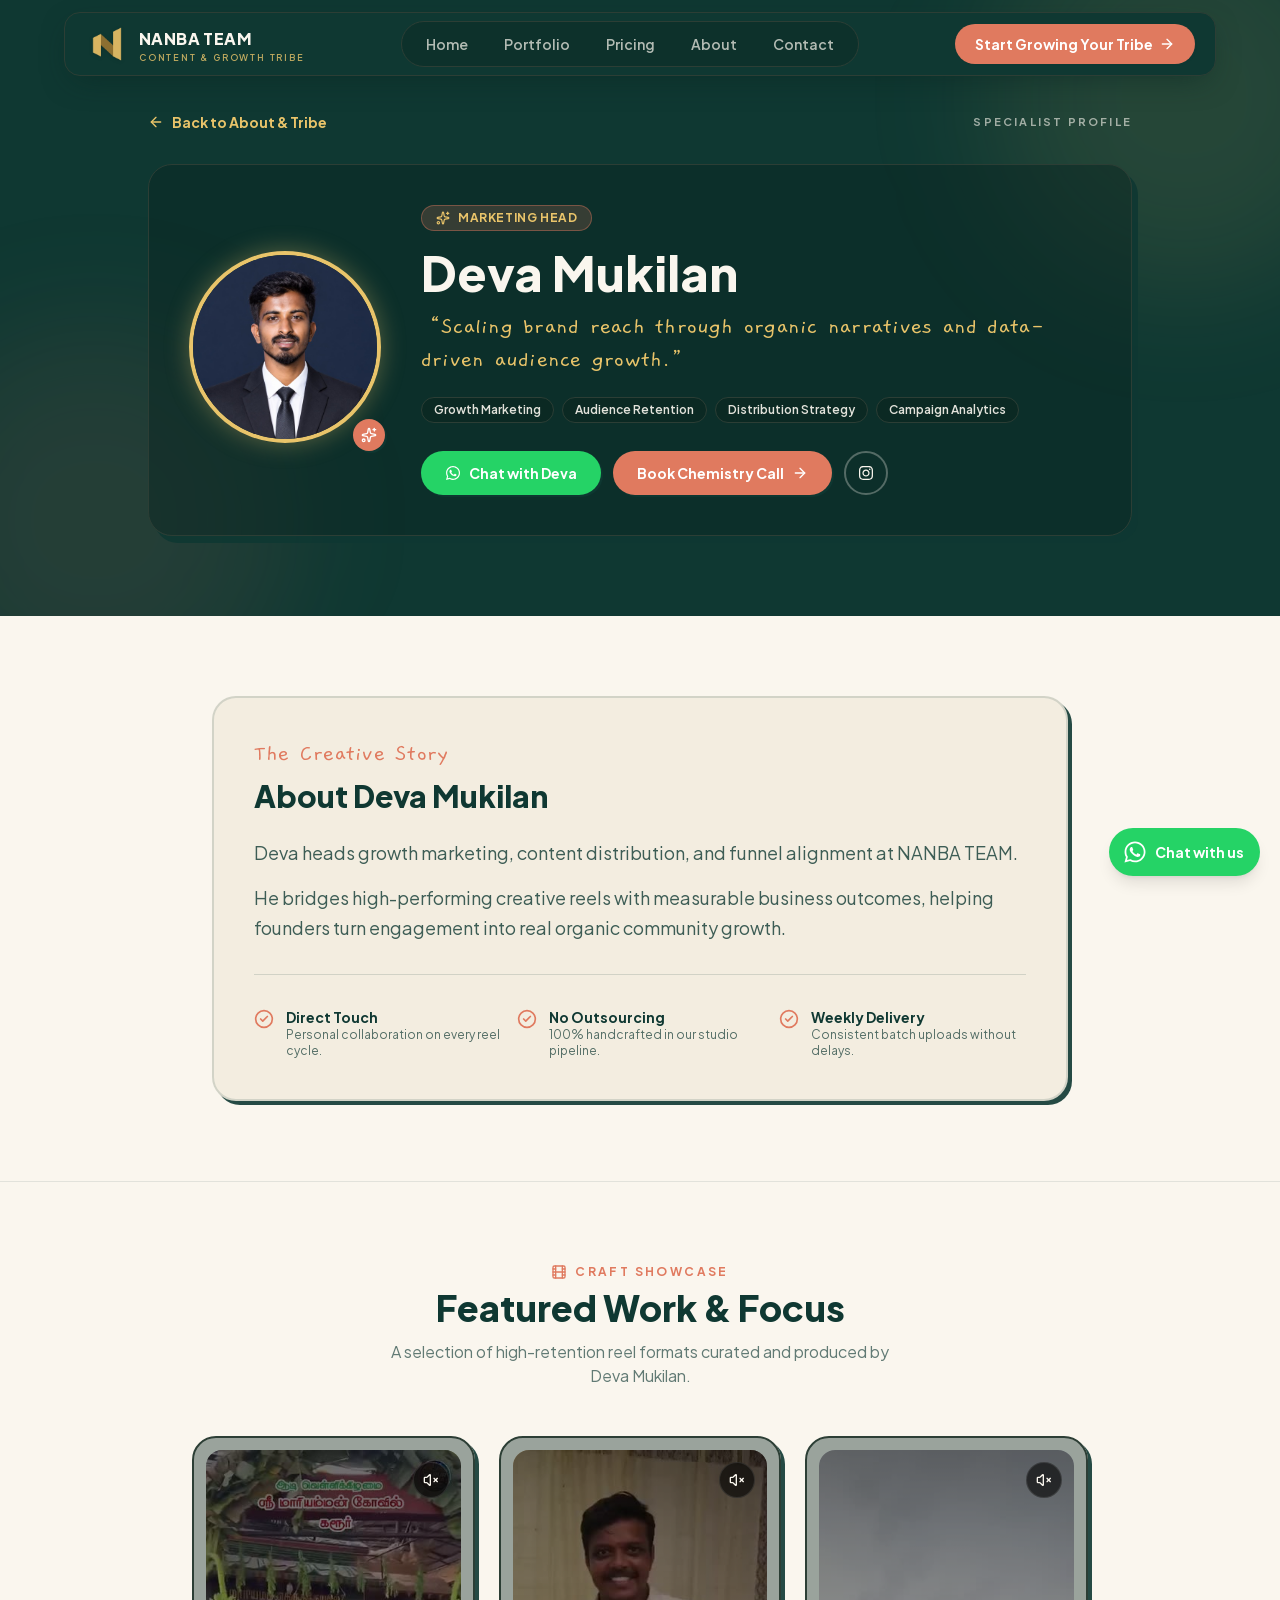
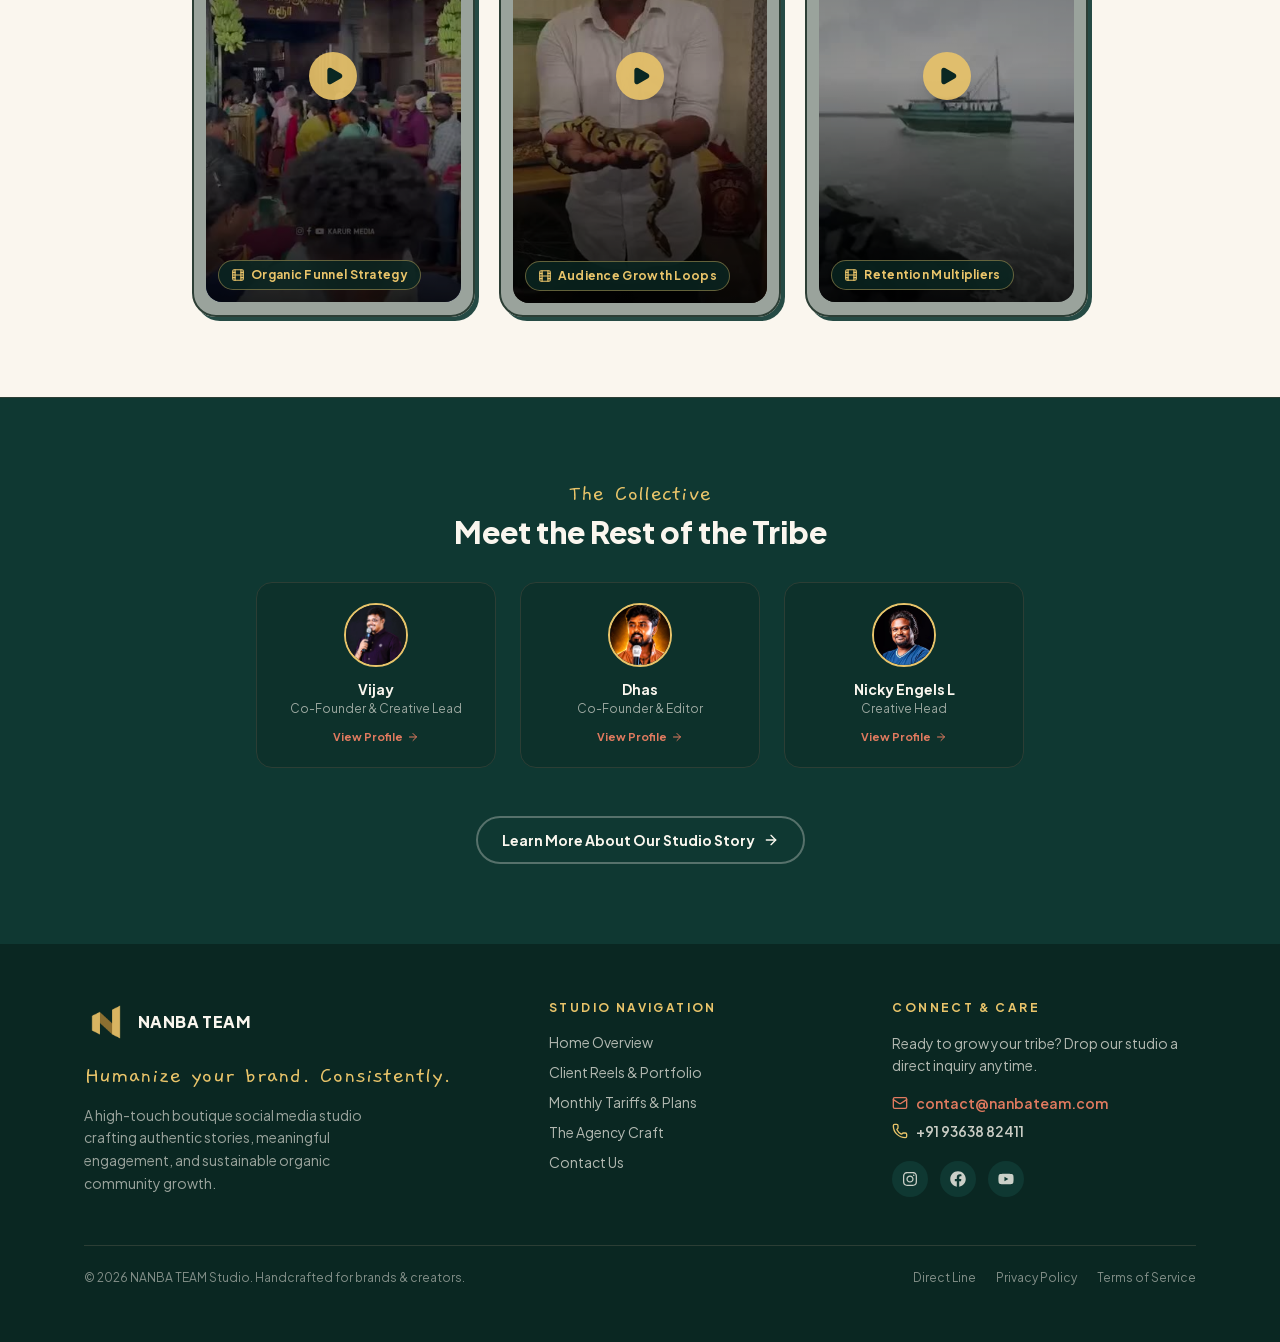
<file: team/deva-mukilan.html>
<!DOCTYPE html><html lang="en" class="gaegu_7c26d8f-module__zzpwxG__variable plus_jakarta_sans_e9451152-module__eMpaqG__variable h-full scroll-smooth antialiased overflow-x-clip"><head><meta charSet="utf-8"/><meta name="viewport" content="width=device-width, initial-scale=1"/><link rel="preload" href="/_next/static/media/02ab09f9d763c490-s.p.2z06xqu30airl.woff2" as="font" crossorigin="" type="font/woff2"/><link rel="preload" href="/_next/static/media/07f6361e5a7f80df-s.p.26av2_jsbqw2v.woff2" as="font" crossorigin="" type="font/woff2"/><link rel="preload" href="/_next/static/media/0889c66bad9b3c3b-s.p.3bu5-yd8kl91o.woff2" as="font" crossorigin="" type="font/woff2"/><link rel="preload" href="/_next/static/media/0be4ac5e39e9c602-s.p.1ew488432_xl1.woff2" as="font" crossorigin="" type="font/woff2"/><link rel="preload" href="/_next/static/media/0d9b096f9220bd2f-s.p.0mh0q1hdow45z.woff2" as="font" crossorigin="" type="font/woff2"/><link rel="preload" href="/_next/static/media/1ad3d68beda43b24-s.p.2brx1eskz0krx.woff2" as="font" crossorigin="" type="font/woff2"/><link rel="preload" href="/_next/static/media/1ee19894c821c06f-s.p.36zhr-3iyc0t_.woff2" as="font" crossorigin="" type="font/woff2"/><link rel="preload" href="/_next/static/media/202883325cd39b81-s.p.34hb9edh362c2.woff2" as="font" crossorigin="" type="font/woff2"/><link rel="preload" href="/_next/static/media/204f31b94d038ed8-s.p.2ocgn5f1t_rbs.woff2" as="font" crossorigin="" type="font/woff2"/><link rel="preload" href="/_next/static/media/20c699199e222389-s.p.2qbe9lbhqfc7x.woff2" as="font" crossorigin="" type="font/woff2"/><link rel="preload" href="/_next/static/media/21991a609c1e4f24-s.p.1x-bwd_pke8d1.woff2" as="font" crossorigin="" type="font/woff2"/><link rel="preload" href="/_next/static/media/2226ad673b3fc0f6-s.p.1l7dnuyk6zhsk.woff2" as="font" crossorigin="" type="font/woff2"/><link rel="preload" href="/_next/static/media/2348b8dc2aca3f08-s.p.18v5fvstyihp3.woff2" as="font" crossorigin="" type="font/woff2"/><link rel="preload" href="/_next/static/media/237cbc7a510357a4-s.p.1iu-ph6b7b-4t.woff2" as="font" crossorigin="" type="font/woff2"/><link rel="preload" href="/_next/static/media/2b2eb8324c5f676a-s.p.2213uwbx3dwca.woff2" as="font" crossorigin="" type="font/woff2"/><link rel="preload" href="/_next/static/media/2b9962b1a2496f46-s.p.17w4vje8-ipgt.woff2" as="font" crossorigin="" type="font/woff2"/><link rel="preload" href="/_next/static/media/31d5de0b6304925d-s.p.3h4ut7jubgzyn.woff2" as="font" crossorigin="" type="font/woff2"/><link rel="preload" href="/_next/static/media/388ed6884b939c78-s.p.39i7gisshnir0.woff2" as="font" crossorigin="" type="font/woff2"/><link rel="preload" href="/_next/static/media/39bf5d97aec1c546-s.p.06c_m0aisupbr.woff2" as="font" crossorigin="" type="font/woff2"/><link rel="preload" href="/_next/static/media/39cc94e2095c98c9-s.p.3ud9gf32vyxjr.woff2" as="font" crossorigin="" type="font/woff2"/><link rel="preload" href="/_next/static/media/3bafb67cb5db234f-s.p.0sein3sbia7yl.woff2" as="font" crossorigin="" type="font/woff2"/><link rel="preload" href="/_next/static/media/3fd9a1b1e379a4e3-s.p.2aq_x5zo8qukl.woff2" as="font" crossorigin="" type="font/woff2"/><link rel="preload" href="/_next/static/media/41756c35938a897b-s.p.3ij7sxvma5f83.woff2" as="font" crossorigin="" type="font/woff2"/><link rel="preload" href="/_next/static/media/44f842f7de634629-s.p.30w83po6pjqte.woff2" as="font" crossorigin="" type="font/woff2"/><link rel="preload" href="/_next/static/media/47696934a7570da2-s.p.1rtq36x7rz84k.woff2" as="font" crossorigin="" type="font/woff2"/><link rel="preload" href="/_next/static/media/4839acb9d141f772-s.p.3eb2uesbhz9fa.woff2" as="font" crossorigin="" type="font/woff2"/><link rel="preload" href="/_next/static/media/48a96dcb9690e60c-s.p.0c49pac54i1ry.woff2" as="font" crossorigin="" type="font/woff2"/><link rel="preload" href="/_next/static/media/4d2098fe38b52459-s.p.1-31cv4hlnr44.woff2" as="font" crossorigin="" type="font/woff2"/><link rel="preload" href="/_next/static/media/4edddecc9770748a-s.p.3b52kuw3s317p.woff2" as="font" crossorigin="" type="font/woff2"/><link rel="preload" href="/_next/static/media/4ef28ae728707c88-s.p.0hv5pa9fvdldx.woff2" as="font" crossorigin="" type="font/woff2"/><link rel="preload" href="/_next/static/media/510d904d59ba32cc-s.p.3wwjw6hl4fb2d.woff2" as="font" crossorigin="" type="font/woff2"/><link rel="preload" href="/_next/static/media/542b922a717396a8-s.p.00eqib7ed9sjx.woff2" as="font" crossorigin="" type="font/woff2"/><link rel="preload" href="/_next/static/media/54ff2b849676b7ad-s.p.0v1eac1x8dybe.woff2" as="font" crossorigin="" type="font/woff2"/><link rel="preload" href="/_next/static/media/551ad6335de14b6d-s.p.3axi0fmzhcr48.woff2" as="font" crossorigin="" type="font/woff2"/><link rel="preload" href="/_next/static/media/555f6c9779a6ea2f-s.p.008y3w7hox3jm.woff2" as="font" crossorigin="" type="font/woff2"/><link rel="preload" href="/_next/static/media/5e3de3e2d3980614-s.p.0q-k4db4rpss1.woff2" as="font" crossorigin="" type="font/woff2"/><link rel="preload" href="/_next/static/media/5fd7b71943441d3d-s.p.2bggcmk0jzdee.woff2" as="font" crossorigin="" type="font/woff2"/><link rel="preload" href="/_next/static/media/60e97c82bbf2656a-s.p.0ha4tyojtkydt.woff2" as="font" crossorigin="" type="font/woff2"/><link rel="preload" href="/_next/static/media/633700c5144cf57b-s.p.071i-7zxz9gi2.woff2" as="font" crossorigin="" type="font/woff2"/><link rel="preload" href="/_next/static/media/6859b2bc6353e7e0-s.p.2d4wovlvb57bc.woff2" as="font" crossorigin="" type="font/woff2"/><link rel="preload" href="/_next/static/media/70624fd140078077-s.p.23jkk6rr0_8fk.woff2" as="font" crossorigin="" type="font/woff2"/><link rel="preload" href="/_next/static/media/708ac5215e601874-s.p.1otlbanmpt5tq.woff2" as="font" crossorigin="" type="font/woff2"/><link rel="preload" href="/_next/static/media/740073afa6d6604a-s.p.1nbpk8-73d_oc.woff2" as="font" crossorigin="" type="font/woff2"/><link rel="preload" href="/_next/static/media/768b290376bb94a3-s.p.1oto7bq1wstw1.woff2" as="font" crossorigin="" type="font/woff2"/><link rel="preload" href="/_next/static/media/789ae921f9ad0c32-s.p.1hzfxwe0g_4r6.woff2" as="font" crossorigin="" type="font/woff2"/><link rel="preload" href="/_next/static/media/794e4d4a6de731ed-s.p.434e-nz-wzhqd.woff2" as="font" crossorigin="" type="font/woff2"/><link rel="preload" href="/_next/static/media/7a9067cce673902f-s.p.2vrfifoe5swj7.woff2" as="font" crossorigin="" type="font/woff2"/><link rel="preload" href="/_next/static/media/7a989262f8963453-s.p.3dgdp7v1qvdfw.woff2" as="font" crossorigin="" type="font/woff2"/><link rel="preload" href="/_next/static/media/7fd638b15ad3af69-s.p.2rtd4_em2kmrp.woff2" as="font" crossorigin="" type="font/woff2"/><link rel="preload" href="/_next/static/media/80acc2f9d1790aee-s.p.3p1t1rei93fh0.woff2" as="font" crossorigin="" type="font/woff2"/><link rel="preload" href="/_next/static/media/8a172900e148830b-s.p.2w3jr8on308z4.woff2" as="font" crossorigin="" type="font/woff2"/><link rel="preload" href="/_next/static/media/8a706fcd092647c2-s.p.3f42frf00l82t.woff2" as="font" crossorigin="" type="font/woff2"/><link rel="preload" href="/_next/static/media/8ac56e8155405d86-s.p.2bbg-70eaudbk.woff2" as="font" crossorigin="" type="font/woff2"/><link rel="preload" href="/_next/static/media/8dd9d9ccf770dc02-s.p.04cq_wu1aeppn.woff2" as="font" crossorigin="" type="font/woff2"/><link rel="preload" href="/_next/static/media/8f102ac0d216e63f-s.p.0c_kz8whdv8or.woff2" as="font" crossorigin="" type="font/woff2"/><link rel="preload" href="/_next/static/media/8f8866676db871eb-s.p.40j30xrne1tay.woff2" as="font" crossorigin="" type="font/woff2"/><link rel="preload" href="/_next/static/media/9001c6e9193bd339-s.p.08unp-5_f1nmc.woff2" as="font" crossorigin="" type="font/woff2"/><link rel="preload" href="/_next/static/media/90cc20c11ed8e383-s.p.0apishbt6ot2x.woff2" as="font" crossorigin="" type="font/woff2"/><link rel="preload" href="/_next/static/media/92a4078f473b310a-s.p.3fholbloho3ce.woff2" as="font" crossorigin="" type="font/woff2"/><link rel="preload" href="/_next/static/media/966bb41cb5a84927-s.p.099ncwluo1pwv.woff2" as="font" crossorigin="" type="font/woff2"/><link rel="preload" href="/_next/static/media/9a2b8e2c490f308b-s.p.1tz91wep1x4gt.woff2" as="font" crossorigin="" type="font/woff2"/><link rel="preload" href="/_next/static/media/a80e5595f83d8b55-s.p.141x3jy_o2s_c.woff2" as="font" crossorigin="" type="font/woff2"/><link rel="preload" href="/_next/static/media/a867e5c2eed94751-s.p.23t_b7b8id_jc.woff2" as="font" crossorigin="" type="font/woff2"/><link rel="preload" href="/_next/static/media/abb9471e6803e3b8-s.p.16wdtjxottyq5.woff2" as="font" crossorigin="" type="font/woff2"/><link rel="preload" href="/_next/static/media/ac24db6a9998d311-s.p.3k92o99w2r654.woff2" as="font" crossorigin="" type="font/woff2"/><link rel="preload" href="/_next/static/media/adcb0330ba1b733e-s.p.3e9hq8x9jcw5f.woff2" as="font" crossorigin="" type="font/woff2"/><link rel="preload" href="/_next/static/media/b16d1c0c05e32a60-s.p.3hmujwi2x_d30.woff2" as="font" crossorigin="" type="font/woff2"/><link rel="preload" href="/_next/static/media/b8e59591506d0376-s.p.3br1yix7oid_s.woff2" as="font" crossorigin="" type="font/woff2"/><link rel="preload" href="/_next/static/media/b9de63e0a9fe0cf2-s.p.0kjbuy1fntxbt.woff2" as="font" crossorigin="" type="font/woff2"/><link rel="preload" href="/_next/static/media/c0f41373200663e9-s.p.17cwfm6qvzrcp.woff2" as="font" crossorigin="" type="font/woff2"/><link rel="preload" href="/_next/static/media/c14643a64a206949-s.p.44vfzu3s8d0o-.woff2" as="font" crossorigin="" type="font/woff2"/><link rel="preload" href="/_next/static/media/c18b3b7a2b12e7e3-s.p.3mcuhpjyi5m-5.woff2" as="font" crossorigin="" type="font/woff2"/><link rel="preload" href="/_next/static/media/c3a2990550a35540-s.p.1jwaqtabaz-m1.woff2" as="font" crossorigin="" type="font/woff2"/><link rel="preload" href="/_next/static/media/c81cd2cb3833e14d-s.p.1a-mlleribx4n.woff2" as="font" crossorigin="" type="font/woff2"/><link rel="preload" href="/_next/static/media/c8913da47d88777c-s.p.2u7ia6dg59fw9.woff2" as="font" crossorigin="" type="font/woff2"/><link rel="preload" href="/_next/static/media/cb01828b1f2642c1-s.p.0er-mb7ckf2du.woff2" as="font" crossorigin="" type="font/woff2"/><link rel="preload" href="/_next/static/media/cd147e7610168de3-s.p.30ah9lebvhxwf.woff2" as="font" crossorigin="" type="font/woff2"/><link rel="preload" href="/_next/static/media/d409128fdf063a28-s.p.2nleos27rd6dz.woff2" as="font" crossorigin="" type="font/woff2"/><link rel="preload" href="/_next/static/media/d87a2a6770484bbb-s.p.44z_7ancu-y5w.woff2" as="font" crossorigin="" type="font/woff2"/><link rel="preload" href="/_next/static/media/d87fe24f77c16a44-s.p.2pxhm5vwfw62e.woff2" as="font" crossorigin="" type="font/woff2"/><link rel="preload" href="/_next/static/media/da58ab5d8c1bbfc4-s.p.30j5qaj7faer7.woff2" as="font" crossorigin="" type="font/woff2"/><link rel="preload" href="/_next/static/media/db7b7fd3abb88410-s.p.16kneh1k30jk1.woff2" as="font" crossorigin="" type="font/woff2"/><link rel="preload" href="/_next/static/media/e04cae570ef1238a-s.p.0rzafts9fhw6x.woff2" as="font" crossorigin="" type="font/woff2"/><link rel="preload" href="/_next/static/media/e1e2f928535adaaf-s.p.3gedjnv4zpaja.woff2" as="font" crossorigin="" type="font/woff2"/><link rel="preload" href="/_next/static/media/e2c8bcaf359549f0-s.p.40ou3re1-vfex.woff2" as="font" crossorigin="" type="font/woff2"/><link rel="preload" href="/_next/static/media/e6e2c050d15af498-s.p.3m5ws44fh70q_.woff2" as="font" crossorigin="" type="font/woff2"/><link rel="preload" href="/_next/static/media/ef928e3c69d1408e-s.p.1j8bi-_bymyuh.woff2" as="font" crossorigin="" type="font/woff2"/><link rel="preload" href="/_next/static/media/f4a375c7008cdc4c-s.p.2hn01u8byatk2.woff2" as="font" crossorigin="" type="font/woff2"/><link rel="preload" href="/_next/static/media/f757dc6152132153-s.p.1s9qu896-qyi0.woff2" as="font" crossorigin="" type="font/woff2"/><link rel="preload" href="/_next/static/media/fba5a26ea33df6a3-s.p.18rizl4rsrl42.woff2" as="font" crossorigin="" type="font/woff2"/><link rel="preload" href="/_next/static/media/ff517ff56ff3579f-s.p.3s8bii8asllhp.woff2" as="font" crossorigin="" type="font/woff2"/><link rel="preload" as="image" href="/logo.png"/><link rel="preload" href="/team/deva.jpg" as="image"/><link rel="preload" href="/team/vijay-v2.jpg" as="image"/><link rel="preload" href="/team/dhas-v2.jpg" as="image"/><link rel="preload" href="/team/nicky.jpg" as="image"/><link rel="stylesheet" href="/_next/static/chunks/14yj1wxo8a4u_.css" data-precedence="next"/><link rel="stylesheet" href="/_next/static/chunks/1jqpki2k0jgjv.css" data-precedence="next"/><link rel="preload" as="script" fetchPriority="low" href="/_next/static/chunks/3s6nzrbk-8mnv.js"/><script src="/_next/static/chunks/19mx3mg6lkumu.js" async=""></script><script src="/_next/static/chunks/3g4px251sg85e.js" async=""></script><script src="/_next/static/chunks/0tgjiok8t6d_n.js" async=""></script><script src="/_next/static/chunks/turbopack-2wgs7irzom57_.js" async=""></script><script src="/_next/static/chunks/0h2qsuyze9ds1.js" async=""></script><script src="/_next/static/chunks/1l3cyqqx0vgr6.js" async=""></script><script src="/_next/static/chunks/0z6h9trm30dgw.js" async=""></script><script src="/_next/static/chunks/1_kdzz48cb5_0.js" async=""></script><script src="/_next/static/chunks/3h_26hs5j9im_.js" async=""></script><title>Deva Mukilan — Marketing Head | NANBA TEAM</title><meta name="description" content="Scaling brand reach through organic narratives and data-driven audience growth."/><link rel="canonical" href="https://www.nanbateam.com/team/deva-mukilan"/><meta property="og:title" content="Deva Mukilan — Marketing Head | NANBA TEAM"/><meta property="og:description" content="Scaling brand reach through organic narratives and data-driven audience growth."/><meta property="og:url" content="https://www.nanbateam.com/team/deva-mukilan"/><meta property="og:site_name" content="NANBA TEAM"/><meta property="og:image" content="https://www.nanbateam.com/team/deva.jpg"/><meta property="og:image:alt" content="Deva Mukilan — Marketing Head"/><meta property="og:type" content="profile"/><meta name="twitter:card" content="summary_large_image"/><meta name="twitter:title" content="Deva Mukilan — Marketing Head | NANBA TEAM"/><meta name="twitter:description" content="Scaling brand reach through organic narratives and data-driven audience growth."/><meta name="twitter:image" content="https://www.nanbateam.com/team/deva.jpg"/><link rel="icon" href="/favicon.ico?favicon.1oj3ag_hqwmh9.ico" sizes="64x64" type="image/x-icon"/><link rel="icon" href="/icon.png?icon.25h7l8lnt34qs.png" sizes="512x512" type="image/png"/><meta name="next-size-adjust" content=""/><script src="/_next/static/chunks/0cz1d0mv5g_q7.js" noModule=""></script></head><body class="min-h-full flex flex-col overflow-x-hidden bg-brand-cream text-brand-teal font-sans selection:bg-brand-gold/40 pb-16 md:pb-0"><div hidden=""><!--$--><!--/$--></div><nav class="fixed top-0 inset-x-0 z-50 px-3 sm:px-4 pt-3"><div class="max-w-6xl mx-auto px-4 sm:px-5 h-14 md:h-16 flex items-center justify-center md:justify-between rounded-2xl bg-brand-teal border border-brand-border shadow-[0_10px_30px_-10px_rgba(10,39,34,0.6)]"><a class="flex items-center gap-2.5" href="/"><img alt="NANBA TEAM logo" width="44" height="44" decoding="async" data-nimg="1" class="w-10 h-10 md:w-11 md:h-11 object-contain drop-shadow" style="color:transparent" src="/logo.png"/><span class="leading-none"><span class="block text-brand-cream font-extrabold tracking-wide text-sm md:text-base">NANBA TEAM</span><span class="block text-brand-gold/80 text-[9px] font-semibold tracking-[0.2em] mt-0.5">CONTENT &amp; GROWTH TRIBE</span></span></a><div class="hidden md:flex items-center gap-1 bg-brand-dark/40 rounded-full px-2 py-1.5 border border-brand-border"><a class="px-4 py-1.5 rounded-full text-sm font-semibold transition-colors text-brand-cream/70 hover:text-brand-cream" href="/">Home</a><a class="px-4 py-1.5 rounded-full text-sm font-semibold transition-colors text-brand-cream/70 hover:text-brand-cream" href="/portfolio">Portfolio</a><a class="px-4 py-1.5 rounded-full text-sm font-semibold transition-colors text-brand-cream/70 hover:text-brand-cream" href="/pricing">Pricing</a><a class="px-4 py-1.5 rounded-full text-sm font-semibold transition-colors text-brand-cream/70 hover:text-brand-cream" href="/about">About</a><a class="px-4 py-1.5 rounded-full text-sm font-semibold transition-colors text-brand-cream/70 hover:text-brand-cream" href="/contact">Contact</a></div><a class="hidden md:inline-flex items-center gap-1.5 bg-brand-terracotta text-white text-sm font-bold px-4 lg:px-5 py-2.5 rounded-full hover:brightness-105 transition-all shadow-doodle-sm" href="/contact">Start Growing Your Tribe<svg xmlns="http://www.w3.org/2000/svg" width="24" height="24" viewBox="0 0 24 24" fill="none" stroke="currentColor" stroke-width="2" stroke-linecap="round" stroke-linejoin="round" class="lucide lucide-arrow-right w-4 h-4" aria-hidden="true"><path d="M5 12h14"></path><path d="m12 5 7 7-7 7"></path></svg></a></div></nav><main class="flex-1"><div class="bg-brand-cream text-brand-teal min-h-screen"><section class="bg-brand-teal text-brand-cream pt-24 md:pt-28 pb-16 md:pb-20 relative overflow-hidden"><div class="absolute -top-24 -right-24 w-96 h-96 rounded-full bg-brand-gold/10 blur-3xl pointer-events-none"></div><div class="absolute -bottom-24 -left-24 w-96 h-96 rounded-full bg-brand-terracotta/10 blur-3xl pointer-events-none"></div><div class="max-w-5xl mx-auto px-5 relative z-10"><div class="flex items-center justify-between gap-4 mb-8"><a class="inline-flex items-center gap-2 text-xs md:text-sm font-bold text-brand-gold hover:text-brand-cream transition-colors" href="/about"><svg xmlns="http://www.w3.org/2000/svg" width="24" height="24" viewBox="0 0 24 24" fill="none" stroke="currentColor" stroke-width="2" stroke-linecap="round" stroke-linejoin="round" class="lucide lucide-arrow-left w-4 h-4" aria-hidden="true"><path d="m12 19-7-7 7-7"></path><path d="M19 12H5"></path></svg> Back to About &amp; Tribe</a><span class="text-[11px] font-bold tracking-[0.2em] uppercase text-brand-cream/60">Specialist Profile</span></div><div class="bg-brand-dark/50 border border-brand-border rounded-3xl p-6 sm:p-8 md:p-10 shadow-doodle-lg"><div class="grid grid-cols-1 md:grid-cols-[auto_1fr] gap-8 md:gap-10 items-center"><div class="text-center md:text-left mx-auto md:mx-0"><div class="relative inline-block"><img src="/team/deva.jpg" alt="Deva Mukilan" class="w-32 h-32 sm:w-40 sm:h-40 md:w-48 md:h-48 rounded-full object-cover border-4 border-brand-gold shadow-glow-warm mx-auto"/><div class="absolute -bottom-2 -right-1 bg-brand-terracotta text-white rounded-full p-2 shadow-doodle-sm"><svg xmlns="http://www.w3.org/2000/svg" width="24" height="24" viewBox="0 0 24 24" fill="none" stroke="currentColor" stroke-width="2" stroke-linecap="round" stroke-linejoin="round" class="lucide lucide-sparkles lucide-stars w-4 h-4" aria-hidden="true"><path d="M11.017 2.814a1 1 0 0 1 1.966 0l1.051 5.558a2 2 0 0 0 1.594 1.594l5.558 1.051a1 1 0 0 1 0 1.966l-5.558 1.051a2 2 0 0 0-1.594 1.594l-1.051 5.558a1 1 0 0 1-1.966 0l-1.051-5.558a2 2 0 0 0-1.594-1.594l-5.558-1.051a1 1 0 0 1 0-1.966l5.558-1.051a2 2 0 0 0 1.594-1.594z"></path><path d="M20 2v4"></path><path d="M22 4h-4"></path><circle cx="4" cy="20" r="2"></circle></svg></div></div></div><div><div class="inline-flex items-center gap-2 px-3.5 py-1 rounded-full bg-brand-terracotta/20 border border-brand-terracotta/40 text-brand-gold text-xs font-bold uppercase tracking-wider mb-3"><svg xmlns="http://www.w3.org/2000/svg" width="24" height="24" viewBox="0 0 24 24" fill="none" stroke="currentColor" stroke-width="2" stroke-linecap="round" stroke-linejoin="round" class="lucide lucide-sparkles lucide-stars w-3.5 h-3.5" aria-hidden="true"><path d="M11.017 2.814a1 1 0 0 1 1.966 0l1.051 5.558a2 2 0 0 0 1.594 1.594l5.558 1.051a1 1 0 0 1 0 1.966l-5.558 1.051a2 2 0 0 0-1.594 1.594l-1.051 5.558a1 1 0 0 1-1.966 0l-1.051-5.558a2 2 0 0 0-1.594-1.594l-5.558-1.051a1 1 0 0 1 0-1.966l5.558-1.051a2 2 0 0 0 1.594-1.594z"></path><path d="M20 2v4"></path><path d="M22 4h-4"></path><circle cx="4" cy="20" r="2"></circle></svg>Marketing Head</div><h1 class="text-3xl sm:text-4xl md:text-5xl font-extrabold text-brand-cream leading-tight">Deva Mukilan</h1><p class="font-hand text-brand-gold text-xl sm:text-2xl mt-2 leading-snug">“<!-- -->Scaling brand reach through organic narratives and data-driven audience growth.<!-- -->”</p><div class="mt-5 flex flex-wrap gap-2"><span class="text-xs font-semibold px-3 py-1 rounded-full bg-brand-dark/70 border border-brand-border text-brand-cream/90">Growth Marketing</span><span class="text-xs font-semibold px-3 py-1 rounded-full bg-brand-dark/70 border border-brand-border text-brand-cream/90">Audience Retention</span><span class="text-xs font-semibold px-3 py-1 rounded-full bg-brand-dark/70 border border-brand-border text-brand-cream/90">Distribution Strategy</span><span class="text-xs font-semibold px-3 py-1 rounded-full bg-brand-dark/70 border border-brand-border text-brand-cream/90">Campaign Analytics</span></div><div class="mt-7 flex flex-wrap items-center gap-3"><a href="https://wa.me/919363882411?text=Hi%20Deva!%20I%20saw%20your%20profile%20on%20NANBA%20TEAM%20(nanbateam.com%2Fteam%2Fdeva-mukilan)%20and%20would%20love%20to%20connect%20about%20content%20for%20my%20brand." target="_blank" rel="noopener noreferrer" class="inline-flex items-center gap-2 bg-[#25D366] hover:bg-[#20ba59] text-white font-bold px-6 py-3 rounded-full transition-all shadow-doodle-sm text-sm"><svg stroke="currentColor" fill="currentColor" stroke-width="0" viewBox="0 0 448 512" class="w-4 h-4" height="1em" width="1em" xmlns="http://www.w3.org/2000/svg"><path d="M380.9 97.1C339 55.1 283.2 32 223.9 32c-122.4 0-222 99.6-222 222 0 39.1 10.2 77.3 29.6 111L0 480l117.7-30.9c32.4 17.7 68.9 27 106.1 27h.1c122.3 0 224.1-99.6 224.1-222 0-59.3-25.2-115-67.1-157zm-157 341.6c-33.2 0-65.7-8.9-94-25.7l-6.7-4-69.8 18.3L72 359.2l-4.4-7c-18.5-29.4-28.2-63.3-28.2-98.2 0-101.7 82.8-184.5 184.6-184.5 49.3 0 95.6 19.2 130.4 54.1 34.8 34.9 56.2 81.2 56.1 130.5 0 101.8-84.9 184.6-186.6 184.6zm101.2-138.2c-5.5-2.8-32.8-16.2-37.9-18-5.1-1.9-8.8-2.8-12.5 2.8-3.7 5.6-14.3 18-17.6 21.8-3.2 3.7-6.5 4.2-12 1.4-32.6-16.3-54-29.1-75.5-66-5.7-9.8 5.7-9.1 16.3-30.3 1.8-3.7.9-6.9-.5-9.7-1.4-2.8-12.5-30.1-17.1-41.2-4.5-10.8-9.1-9.3-12.5-9.5-3.2-.2-6.9-.2-10.6-.2-3.7 0-9.7 1.4-14.8 6.9-5.1 5.6-19.4 19-19.4 46.3 0 27.3 19.9 53.7 22.6 57.4 2.8 3.7 39.1 59.7 94.8 83.8 35.2 15.2 49 16.5 66.6 13.9 10.7-1.6 32.8-13.4 37.4-26.4 4.6-13 4.6-24.1 3.2-26.4-1.3-2.5-5-3.9-10.5-6.6z"></path></svg>Chat with <!-- -->Deva</a><a class="inline-flex items-center gap-2 bg-brand-terracotta hover:brightness-105 text-white font-bold px-6 py-3 rounded-full transition-all shadow-doodle-sm text-sm" href="/contact">Book Chemistry Call <svg xmlns="http://www.w3.org/2000/svg" width="24" height="24" viewBox="0 0 24 24" fill="none" stroke="currentColor" stroke-width="2" stroke-linecap="round" stroke-linejoin="round" class="lucide lucide-arrow-right w-4 h-4" aria-hidden="true"><path d="M5 12h14"></path><path d="m12 5 7 7-7 7"></path></svg></a><a href="https://instagram.com/nanbateam" target="_blank" rel="noopener noreferrer" aria-label="Instagram profile" class="w-11 h-11 rounded-full border-2 border-brand-cream/30 text-brand-cream hover:text-brand-gold hover:border-brand-gold flex items-center justify-center transition-all"><svg stroke="currentColor" fill="currentColor" stroke-width="0" viewBox="0 0 448 512" class="w-4 h-4" height="1em" width="1em" xmlns="http://www.w3.org/2000/svg"><path d="M224.1 141c-63.6 0-114.9 51.3-114.9 114.9s51.3 114.9 114.9 114.9S339 319.5 339 255.9 287.7 141 224.1 141zm0 189.6c-41.1 0-74.7-33.5-74.7-74.7s33.5-74.7 74.7-74.7 74.7 33.5 74.7 74.7-33.6 74.7-74.7 74.7zm146.4-194.3c0 14.9-12 26.8-26.8 26.8-14.9 0-26.8-12-26.8-26.8s12-26.8 26.8-26.8 26.8 12 26.8 26.8zm76.1 27.2c-1.7-35.9-9.9-67.7-36.2-93.9-26.2-26.2-58-34.4-93.9-36.2-37-2.1-147.9-2.1-184.9 0-35.8 1.7-67.6 9.9-93.9 36.1s-34.4 58-36.2 93.9c-2.1 37-2.1 147.9 0 184.9 1.7 35.9 9.9 67.7 36.2 93.9s58 34.4 93.9 36.2c37 2.1 147.9 2.1 184.9 0 35.9-1.7 67.7-9.9 93.9-36.2 26.2-26.2 34.4-58 36.2-93.9 2.1-37 2.1-147.8 0-184.8zM398.8 388c-7.8 19.6-22.9 34.7-42.6 42.6-29.5 11.7-99.5 9-132.1 9s-102.7 2.6-132.1-9c-19.6-7.8-34.7-22.9-42.6-42.6-11.7-29.5-9-99.5-9-132.1s-2.6-102.7 9-132.1c7.8-19.6 22.9-34.7 42.6-42.6 29.5-11.7 99.5-9 132.1-9s102.7-2.6 132.1 9c19.6 7.8 34.7 22.9 42.6 42.6 11.7 29.5 9 99.5 9 132.1s2.7 102.7-9 132.1z"></path></svg></a></div></div></div></div></div></section><section class="py-16 md:py-20 border-b border-brand-teal/10"><div class="max-w-4xl mx-auto px-5"><div class="bg-brand-kraft rounded-3xl p-6 sm:p-10 border-2 border-[#143f38]/15 shadow-doodle"><p class="font-hand text-brand-terracotta text-2xl mb-2">The Creative Story</p><h2 class="text-2xl sm:text-3xl font-extrabold text-brand-teal mb-6">About <!-- -->Deva Mukilan</h2><div class="space-y-4 text-brand-teal/80 text-base sm:text-lg leading-relaxed"><p>Deva heads growth marketing, content distribution, and funnel alignment at NANBA TEAM.</p><p>He bridges high-performing creative reels with measurable business outcomes, helping founders turn engagement into real organic community growth.</p></div><div class="mt-8 pt-8 border-t border-brand-teal/15 grid grid-cols-1 sm:grid-cols-3 gap-4"><div class="flex items-start gap-3"><svg xmlns="http://www.w3.org/2000/svg" width="24" height="24" viewBox="0 0 24 24" fill="none" stroke="currentColor" stroke-width="2" stroke-linecap="round" stroke-linejoin="round" class="lucide lucide-circle-check lucide-check-circle-2 w-5 h-5 text-brand-terracotta shrink-0 mt-0.5" aria-hidden="true"><circle cx="12" cy="12" r="10"></circle><path d="m16 9-5.5 5.5L8 12"></path></svg><div><p class="font-bold text-sm text-brand-teal">Direct Touch</p><p class="text-xs text-brand-teal/70">Personal collaboration on every reel cycle.</p></div></div><div class="flex items-start gap-3"><svg xmlns="http://www.w3.org/2000/svg" width="24" height="24" viewBox="0 0 24 24" fill="none" stroke="currentColor" stroke-width="2" stroke-linecap="round" stroke-linejoin="round" class="lucide lucide-circle-check lucide-check-circle-2 w-5 h-5 text-brand-terracotta shrink-0 mt-0.5" aria-hidden="true"><circle cx="12" cy="12" r="10"></circle><path d="m16 9-5.5 5.5L8 12"></path></svg><div><p class="font-bold text-sm text-brand-teal">No Outsourcing</p><p class="text-xs text-brand-teal/70">100% handcrafted in our studio pipeline.</p></div></div><div class="flex items-start gap-3"><svg xmlns="http://www.w3.org/2000/svg" width="24" height="24" viewBox="0 0 24 24" fill="none" stroke="currentColor" stroke-width="2" stroke-linecap="round" stroke-linejoin="round" class="lucide lucide-circle-check lucide-check-circle-2 w-5 h-5 text-brand-terracotta shrink-0 mt-0.5" aria-hidden="true"><circle cx="12" cy="12" r="10"></circle><path d="m16 9-5.5 5.5L8 12"></path></svg><div><p class="font-bold text-sm text-brand-teal">Weekly Delivery</p><p class="text-xs text-brand-teal/70">Consistent batch uploads without delays.</p></div></div></div></div></div></section><section class="py-16 md:py-20 bg-brand-cream"><div class="max-w-5xl mx-auto px-5"><div class="text-center mb-12"><div class="inline-flex items-center gap-2 text-xs font-bold tracking-[0.2em] text-brand-terracotta uppercase mb-2"><svg xmlns="http://www.w3.org/2000/svg" width="24" height="24" viewBox="0 0 24 24" fill="none" stroke="currentColor" stroke-width="2" stroke-linecap="round" stroke-linejoin="round" class="lucide lucide-film w-4 h-4" aria-hidden="true"><rect width="18" height="18" x="3" y="3" rx="2"></rect><path d="M7 3v18"></path><path d="M3 7.5h4"></path><path d="M3 12h18"></path><path d="M3 16.5h4"></path><path d="M17 3v18"></path><path d="M17 7.5h4"></path><path d="M17 16.5h4"></path></svg> CRAFT SHOWCASE</div><h2 class="text-3xl sm:text-4xl font-extrabold text-brand-teal">Featured Work &amp; Focus</h2><p class="text-brand-teal/65 mt-3 max-w-lg mx-auto text-sm sm:text-base">A selection of high-retention reel formats curated and produced by <!-- -->Deva Mukilan<!-- -->.</p></div><div class="grid grid-cols-1 sm:grid-cols-2 lg:grid-cols-3 gap-6 max-w-4xl mx-auto"><div class="group relative bg-brand-dark/40 border-2 border-brand-border rounded-3xl p-3 shadow-doodle hover:shadow-doodle-lg transition-all duration-300"><div class="relative aspect-[9/16] w-full rounded-2xl overflow-hidden bg-brand-dark cursor-pointer"><video src="/videos/reels/s4.mp4" poster="/videos/reels/s4.jpg" loop="" playsInline="" class="w-full h-full object-cover"></video><div class="absolute inset-0 bg-gradient-to-t from-black/80 via-transparent to-black/30 pointer-events-none"></div><div class="absolute top-3 right-3 flex items-center gap-2 z-10"><button aria-label="Unmute video" class="w-9 h-9 rounded-full bg-black/60 backdrop-blur-md text-brand-cream hover:text-brand-gold flex items-center justify-center transition-colors border border-white/10"><svg xmlns="http://www.w3.org/2000/svg" width="24" height="24" viewBox="0 0 24 24" fill="none" stroke="currentColor" stroke-width="2" stroke-linecap="round" stroke-linejoin="round" class="lucide lucide-volume-x w-4 h-4" aria-hidden="true"><path d="M11 4.702a.7.7 0 0 0-1.203-.498L6.413 7.587A1.4 1.4 0 0 1 5.416 8H3a1 1 0 0 0-1 1v6a1 1 0 0 0 1 1h2.416a1.4 1.4 0 0 1 .997.413l3.383 3.384A.7.7 0 0 0 11 19.298z"></path><path d="m16.5 14.5 5-5"></path><path d="m16.5 9.5 5 5"></path></svg></button></div><div class="absolute bottom-3 inset-x-3 pointer-events-none"><span class="inline-flex items-center gap-1.5 px-3 py-1.5 rounded-full bg-brand-dark/80 backdrop-blur-md border border-brand-gold/40 text-brand-gold text-xs font-bold tracking-wide"><svg xmlns="http://www.w3.org/2000/svg" width="24" height="24" viewBox="0 0 24 24" fill="none" stroke="currentColor" stroke-width="2" stroke-linecap="round" stroke-linejoin="round" class="lucide lucide-film w-3.5 h-3.5" aria-hidden="true"><rect width="18" height="18" x="3" y="3" rx="2"></rect><path d="M7 3v18"></path><path d="M3 7.5h4"></path><path d="M3 12h18"></path><path d="M3 16.5h4"></path><path d="M17 3v18"></path><path d="M17 7.5h4"></path><path d="M17 16.5h4"></path></svg>Organic Funnel Strategy</span></div></div></div><div class="group relative bg-brand-dark/40 border-2 border-brand-border rounded-3xl p-3 shadow-doodle hover:shadow-doodle-lg transition-all duration-300"><div class="relative aspect-[9/16] w-full rounded-2xl overflow-hidden bg-brand-dark cursor-pointer"><video src="/videos/reels/s8.mp4" poster="/videos/reels/s8.jpg" loop="" playsInline="" class="w-full h-full object-cover"></video><div class="absolute inset-0 bg-gradient-to-t from-black/80 via-transparent to-black/30 pointer-events-none"></div><div class="absolute top-3 right-3 flex items-center gap-2 z-10"><button aria-label="Unmute video" class="w-9 h-9 rounded-full bg-black/60 backdrop-blur-md text-brand-cream hover:text-brand-gold flex items-center justify-center transition-colors border border-white/10"><svg xmlns="http://www.w3.org/2000/svg" width="24" height="24" viewBox="0 0 24 24" fill="none" stroke="currentColor" stroke-width="2" stroke-linecap="round" stroke-linejoin="round" class="lucide lucide-volume-x w-4 h-4" aria-hidden="true"><path d="M11 4.702a.7.7 0 0 0-1.203-.498L6.413 7.587A1.4 1.4 0 0 1 5.416 8H3a1 1 0 0 0-1 1v6a1 1 0 0 0 1 1h2.416a1.4 1.4 0 0 1 .997.413l3.383 3.384A.7.7 0 0 0 11 19.298z"></path><path d="m16.5 14.5 5-5"></path><path d="m16.5 9.5 5 5"></path></svg></button></div><div class="absolute bottom-3 inset-x-3 pointer-events-none"><span class="inline-flex items-center gap-1.5 px-3 py-1.5 rounded-full bg-brand-dark/80 backdrop-blur-md border border-brand-gold/40 text-brand-gold text-xs font-bold tracking-wide"><svg xmlns="http://www.w3.org/2000/svg" width="24" height="24" viewBox="0 0 24 24" fill="none" stroke="currentColor" stroke-width="2" stroke-linecap="round" stroke-linejoin="round" class="lucide lucide-film w-3.5 h-3.5" aria-hidden="true"><rect width="18" height="18" x="3" y="3" rx="2"></rect><path d="M7 3v18"></path><path d="M3 7.5h4"></path><path d="M3 12h18"></path><path d="M3 16.5h4"></path><path d="M17 3v18"></path><path d="M17 7.5h4"></path><path d="M17 16.5h4"></path></svg>Audience Growth Loops</span></div></div></div><div class="group relative bg-brand-dark/40 border-2 border-brand-border rounded-3xl p-3 shadow-doodle hover:shadow-doodle-lg transition-all duration-300"><div class="relative aspect-[9/16] w-full rounded-2xl overflow-hidden bg-brand-dark cursor-pointer"><video src="/videos/reels/s12.mp4" poster="/videos/reels/s12.jpg" loop="" playsInline="" class="w-full h-full object-cover"></video><div class="absolute inset-0 bg-gradient-to-t from-black/80 via-transparent to-black/30 pointer-events-none"></div><div class="absolute top-3 right-3 flex items-center gap-2 z-10"><button aria-label="Unmute video" class="w-9 h-9 rounded-full bg-black/60 backdrop-blur-md text-brand-cream hover:text-brand-gold flex items-center justify-center transition-colors border border-white/10"><svg xmlns="http://www.w3.org/2000/svg" width="24" height="24" viewBox="0 0 24 24" fill="none" stroke="currentColor" stroke-width="2" stroke-linecap="round" stroke-linejoin="round" class="lucide lucide-volume-x w-4 h-4" aria-hidden="true"><path d="M11 4.702a.7.7 0 0 0-1.203-.498L6.413 7.587A1.4 1.4 0 0 1 5.416 8H3a1 1 0 0 0-1 1v6a1 1 0 0 0 1 1h2.416a1.4 1.4 0 0 1 .997.413l3.383 3.384A.7.7 0 0 0 11 19.298z"></path><path d="m16.5 14.5 5-5"></path><path d="m16.5 9.5 5 5"></path></svg></button></div><div class="absolute bottom-3 inset-x-3 pointer-events-none"><span class="inline-flex items-center gap-1.5 px-3 py-1.5 rounded-full bg-brand-dark/80 backdrop-blur-md border border-brand-gold/40 text-brand-gold text-xs font-bold tracking-wide"><svg xmlns="http://www.w3.org/2000/svg" width="24" height="24" viewBox="0 0 24 24" fill="none" stroke="currentColor" stroke-width="2" stroke-linecap="round" stroke-linejoin="round" class="lucide lucide-film w-3.5 h-3.5" aria-hidden="true"><rect width="18" height="18" x="3" y="3" rx="2"></rect><path d="M7 3v18"></path><path d="M3 7.5h4"></path><path d="M3 12h18"></path><path d="M3 16.5h4"></path><path d="M17 3v18"></path><path d="M17 7.5h4"></path><path d="M17 16.5h4"></path></svg>Retention Multipliers</span></div></div></div></div></div></section><section class="py-16 md:py-20 bg-brand-teal text-brand-cream border-t border-brand-border"><div class="max-w-5xl mx-auto px-5 text-center"><p class="font-hand text-brand-gold text-2xl">The Collective</p><h2 class="text-2xl sm:text-3xl font-extrabold text-brand-cream mt-1 mb-8">Meet the Rest of the Tribe</h2><div class="grid grid-cols-1 sm:grid-cols-3 gap-6 max-w-3xl mx-auto"><a class="group bg-brand-dark/40 border border-brand-border rounded-2xl p-5 hover:border-brand-gold transition-all duration-300 block text-center" href="/team/vijay"><img src="/team/vijay-v2.jpg" alt="Vijay" class="w-16 h-16 rounded-full object-cover border-2 border-brand-gold mx-auto mb-3 group-hover:scale-105 transition-transform"/><h3 class="font-bold text-brand-cream group-hover:text-brand-gold text-sm transition-colors">Vijay</h3><p class="text-brand-cream/60 text-xs mt-0.5">Co-Founder &amp; Creative Lead</p><span class="inline-flex items-center gap-1 text-[11px] font-bold text-brand-terracotta mt-3 group-hover:underline">View Profile <svg xmlns="http://www.w3.org/2000/svg" width="24" height="24" viewBox="0 0 24 24" fill="none" stroke="currentColor" stroke-width="2" stroke-linecap="round" stroke-linejoin="round" class="lucide lucide-arrow-right w-3 h-3" aria-hidden="true"><path d="M5 12h14"></path><path d="m12 5 7 7-7 7"></path></svg></span></a><a class="group bg-brand-dark/40 border border-brand-border rounded-2xl p-5 hover:border-brand-gold transition-all duration-300 block text-center" href="/team/dhas"><img src="/team/dhas-v2.jpg" alt="Dhas" class="w-16 h-16 rounded-full object-cover border-2 border-brand-gold mx-auto mb-3 group-hover:scale-105 transition-transform"/><h3 class="font-bold text-brand-cream group-hover:text-brand-gold text-sm transition-colors">Dhas</h3><p class="text-brand-cream/60 text-xs mt-0.5">Co-Founder &amp; Editor</p><span class="inline-flex items-center gap-1 text-[11px] font-bold text-brand-terracotta mt-3 group-hover:underline">View Profile <svg xmlns="http://www.w3.org/2000/svg" width="24" height="24" viewBox="0 0 24 24" fill="none" stroke="currentColor" stroke-width="2" stroke-linecap="round" stroke-linejoin="round" class="lucide lucide-arrow-right w-3 h-3" aria-hidden="true"><path d="M5 12h14"></path><path d="m12 5 7 7-7 7"></path></svg></span></a><a class="group bg-brand-dark/40 border border-brand-border rounded-2xl p-5 hover:border-brand-gold transition-all duration-300 block text-center" href="/team/nicky"><img src="/team/nicky.jpg" alt="Nicky Engels L" class="w-16 h-16 rounded-full object-cover border-2 border-brand-gold mx-auto mb-3 group-hover:scale-105 transition-transform"/><h3 class="font-bold text-brand-cream group-hover:text-brand-gold text-sm transition-colors">Nicky Engels L</h3><p class="text-brand-cream/60 text-xs mt-0.5">Creative Head</p><span class="inline-flex items-center gap-1 text-[11px] font-bold text-brand-terracotta mt-3 group-hover:underline">View Profile <svg xmlns="http://www.w3.org/2000/svg" width="24" height="24" viewBox="0 0 24 24" fill="none" stroke="currentColor" stroke-width="2" stroke-linecap="round" stroke-linejoin="round" class="lucide lucide-arrow-right w-3 h-3" aria-hidden="true"><path d="M5 12h14"></path><path d="m12 5 7 7-7 7"></path></svg></span></a></div><div class="mt-12"><a class="inline-flex items-center gap-2 border-2 border-brand-cream/30 text-brand-cream font-bold px-6 py-3 rounded-full hover:bg-brand-cream/10 transition-colors text-sm" href="/about">Learn More About Our Studio Story <svg xmlns="http://www.w3.org/2000/svg" width="24" height="24" viewBox="0 0 24 24" fill="none" stroke="currentColor" stroke-width="2" stroke-linecap="round" stroke-linejoin="round" class="lucide lucide-arrow-right w-4 h-4" aria-hidden="true"><path d="M5 12h14"></path><path d="m12 5 7 7-7 7"></path></svg></a></div></div></section></div><!--$--><!--/$--></main><footer class="bg-brand-dark text-brand-cream"><div class="max-w-6xl mx-auto px-5 py-14"><div class="grid gap-10 md:grid-cols-[1.4fr_1fr_1fr]"><div><div class="flex items-center gap-2.5 mb-4"><img alt="NANBA TEAM logo" loading="lazy" width="44" height="44" decoding="async" data-nimg="1" class="w-11 h-11 object-contain" style="color:transparent" src="/logo.png"/><span class="font-extrabold tracking-wide">NANBA TEAM</span></div><p class="font-hand text-brand-gold text-2xl mb-3">Humanize your brand. Consistently.</p><p class="text-brand-cream/60 text-sm max-w-xs leading-relaxed">A high-touch boutique social media studio crafting authentic stories, meaningful engagement, and sustainable organic community growth.</p></div><div><h4 class="text-xs font-bold tracking-[0.2em] text-brand-gold mb-4">STUDIO NAVIGATION</h4><ul class="space-y-2.5 text-sm text-brand-cream/70"><li><a class="hover:text-brand-cream" href="/">Home Overview</a></li><li><a class="hover:text-brand-cream" href="/portfolio">Client Reels &amp; Portfolio</a></li><li><a class="hover:text-brand-cream" href="/pricing">Monthly Tariffs &amp; Plans</a></li><li><a class="hover:text-brand-cream" href="/about">The Agency Craft</a></li><li><a class="hover:text-brand-cream" href="/contact">Contact Us</a></li></ul></div><div><h4 class="text-xs font-bold tracking-[0.2em] text-brand-gold mb-4">CONNECT &amp; CARE</h4><p class="text-sm text-brand-cream/70 mb-4 leading-relaxed">Ready to grow your tribe? Drop our studio a direct inquiry anytime.</p><a href="mailto:contact@nanbateam.com" class="flex items-center gap-2 text-brand-terracotta font-semibold text-sm mb-2 hover:brightness-110"><svg xmlns="http://www.w3.org/2000/svg" width="24" height="24" viewBox="0 0 24 24" fill="none" stroke="currentColor" stroke-width="2" stroke-linecap="round" stroke-linejoin="round" class="lucide lucide-mail w-4 h-4" aria-hidden="true"><path d="m22 7-8.991 5.727a2 2 0 0 1-2.009 0L2 7"></path><rect x="2" y="4" width="20" height="16" rx="2"></rect></svg>contact@nanbateam.com</a><a href="tel:+919363882411" class="flex items-center gap-2 text-brand-cream/80 font-semibold text-sm mb-5 hover:text-brand-cream"><svg xmlns="http://www.w3.org/2000/svg" width="24" height="24" viewBox="0 0 24 24" fill="none" stroke="currentColor" stroke-width="2" stroke-linecap="round" stroke-linejoin="round" class="lucide lucide-phone w-4 h-4 text-brand-gold" aria-hidden="true"><path d="M13.832 16.568a1 1 0 0 0 1.213-.303l.355-.465A2 2 0 0 1 17 15h3a2 2 0 0 1 2 2v3a2 2 0 0 1-2 2A18 18 0 0 1 2 4a2 2 0 0 1 2-2h3a2 2 0 0 1 2 2v3a2 2 0 0 1-.8 1.6l-.468.351a1 1 0 0 0-.292 1.233 14 14 0 0 0 6.392 6.384"></path></svg>+91 93638 82411</a><div class="flex gap-3"><a href="https://instagram.com/nanbateam" target="_blank" rel="noopener noreferrer" class="w-9 h-9 rounded-full bg-brand-teal flex items-center justify-center text-brand-cream/80 hover:bg-brand-terracotta hover:text-white transition-colors"><svg stroke="currentColor" fill="currentColor" stroke-width="0" viewBox="0 0 448 512" class="w-4 h-4" height="1em" width="1em" xmlns="http://www.w3.org/2000/svg"><path d="M224.1 141c-63.6 0-114.9 51.3-114.9 114.9s51.3 114.9 114.9 114.9S339 319.5 339 255.9 287.7 141 224.1 141zm0 189.6c-41.1 0-74.7-33.5-74.7-74.7s33.5-74.7 74.7-74.7 74.7 33.5 74.7 74.7-33.6 74.7-74.7 74.7zm146.4-194.3c0 14.9-12 26.8-26.8 26.8-14.9 0-26.8-12-26.8-26.8s12-26.8 26.8-26.8 26.8 12 26.8 26.8zm76.1 27.2c-1.7-35.9-9.9-67.7-36.2-93.9-26.2-26.2-58-34.4-93.9-36.2-37-2.1-147.9-2.1-184.9 0-35.8 1.7-67.6 9.9-93.9 36.1s-34.4 58-36.2 93.9c-2.1 37-2.1 147.9 0 184.9 1.7 35.9 9.9 67.7 36.2 93.9s58 34.4 93.9 36.2c37 2.1 147.9 2.1 184.9 0 35.9-1.7 67.7-9.9 93.9-36.2 26.2-26.2 34.4-58 36.2-93.9 2.1-37 2.1-147.8 0-184.8zM398.8 388c-7.8 19.6-22.9 34.7-42.6 42.6-29.5 11.7-99.5 9-132.1 9s-102.7 2.6-132.1-9c-19.6-7.8-34.7-22.9-42.6-42.6-11.7-29.5-9-99.5-9-132.1s-2.6-102.7 9-132.1c7.8-19.6 22.9-34.7 42.6-42.6 29.5-11.7 99.5-9 132.1-9s102.7-2.6 132.1 9c19.6 7.8 34.7 22.9 42.6 42.6 11.7 29.5 9 99.5 9 132.1s2.7 102.7-9 132.1z"></path></svg></a><a href="https://facebook.com/nanbateam" target="_blank" rel="noopener noreferrer" class="w-9 h-9 rounded-full bg-brand-teal flex items-center justify-center text-brand-cream/80 hover:bg-brand-terracotta hover:text-white transition-colors"><svg stroke="currentColor" fill="currentColor" stroke-width="0" viewBox="0 0 512 512" class="w-4 h-4" height="1em" width="1em" xmlns="http://www.w3.org/2000/svg"><path d="M504 256C504 119 393 8 256 8S8 119 8 256c0 123.78 90.69 226.38 209.25 245V327.69h-63V256h63v-54.64c0-62.15 37-96.48 93.67-96.48 27.14 0 55.52 4.84 55.52 4.84v61h-31.28c-30.8 0-40.41 19.12-40.41 38.73V256h68.78l-11 71.69h-57.78V501C413.31 482.38 504 379.78 504 256z"></path></svg></a><a href="https://youtube.com/@nanbateam" target="_blank" rel="noopener noreferrer" class="w-9 h-9 rounded-full bg-brand-teal flex items-center justify-center text-brand-cream/80 hover:bg-brand-terracotta hover:text-white transition-colors"><svg stroke="currentColor" fill="currentColor" stroke-width="0" viewBox="0 0 576 512" class="w-4 h-4" height="1em" width="1em" xmlns="http://www.w3.org/2000/svg"><path d="M549.655 124.083c-6.281-23.65-24.787-42.276-48.284-48.597C458.781 64 288 64 288 64S117.22 64 74.629 75.486c-23.497 6.322-42.003 24.947-48.284 48.597-11.412 42.867-11.412 132.305-11.412 132.305s0 89.438 11.412 132.305c6.281 23.65 24.787 41.5 48.284 47.821C117.22 448 288 448 288 448s170.78 0 213.371-11.486c23.497-6.321 42.003-24.171 48.284-47.821 11.412-42.867 11.412-132.305 11.412-132.305s0-89.438-11.412-132.305zm-317.51 213.508V175.185l142.739 81.205-142.739 81.201z"></path></svg></a></div></div></div><div class="mt-12 pt-6 border-t border-brand-border flex flex-col sm:flex-row items-center justify-between gap-3 text-xs text-brand-cream/50"><p>© <!-- -->2026<!-- --> <!-- -->NANBA TEAM<!-- --> Studio. Handcrafted for brands &amp; creators.</p><div class="flex gap-5"><a class="hover:text-brand-cream" href="/contact">Direct Line</a><a class="hover:text-brand-cream" href="/privacy">Privacy Policy</a><a class="hover:text-brand-cream" href="/terms">Terms of Service</a></div></div></div></footer><button aria-label="Chat on WhatsApp" class="fixed bottom-[4.75rem] right-4 md:bottom-6 md:right-5 z-40 flex items-center gap-2 bg-[#25D366] text-white font-bold rounded-full pl-3.5 pr-4 py-3 shadow-lg hover:brightness-105 hover:scale-105 transition-all animate-pulse-ring"><svg stroke="currentColor" fill="currentColor" stroke-width="0" viewBox="0 0 448 512" class="w-6 h-6" height="1em" width="1em" xmlns="http://www.w3.org/2000/svg"><path d="M380.9 97.1C339 55.1 283.2 32 223.9 32c-122.4 0-222 99.6-222 222 0 39.1 10.2 77.3 29.6 111L0 480l117.7-30.9c32.4 17.7 68.9 27 106.1 27h.1c122.3 0 224.1-99.6 224.1-222 0-59.3-25.2-115-67.1-157zm-157 341.6c-33.2 0-65.7-8.9-94-25.7l-6.7-4-69.8 18.3L72 359.2l-4.4-7c-18.5-29.4-28.2-63.3-28.2-98.2 0-101.7 82.8-184.5 184.6-184.5 49.3 0 95.6 19.2 130.4 54.1 34.8 34.9 56.2 81.2 56.1 130.5 0 101.8-84.9 184.6-186.6 184.6zm101.2-138.2c-5.5-2.8-32.8-16.2-37.9-18-5.1-1.9-8.8-2.8-12.5 2.8-3.7 5.6-14.3 18-17.6 21.8-3.2 3.7-6.5 4.2-12 1.4-32.6-16.3-54-29.1-75.5-66-5.7-9.8 5.7-9.1 16.3-30.3 1.8-3.7.9-6.9-.5-9.7-1.4-2.8-12.5-30.1-17.1-41.2-4.5-10.8-9.1-9.3-12.5-9.5-3.2-.2-6.9-.2-10.6-.2-3.7 0-9.7 1.4-14.8 6.9-5.1 5.6-19.4 19-19.4 46.3 0 27.3 19.9 53.7 22.6 57.4 2.8 3.7 39.1 59.7 94.8 83.8 35.2 15.2 49 16.5 66.6 13.9 10.7-1.6 32.8-13.4 37.4-26.4 4.6-13 4.6-24.1 3.2-26.4-1.3-2.5-5-3.9-10.5-6.6z"></path></svg><span class="hidden sm:inline text-sm">Chat with us</span></button><nav class="md:hidden fixed bottom-0 inset-x-0 z-50 bg-brand-teal border-t border-brand-border shadow-[0_-8px_24px_-12px_rgba(10,39,34,0.8)]" style="padding-bottom:env(safe-area-inset-bottom)"><ul class="grid grid-cols-5 px-1 py-1.5"><li class="min-w-0"><a class="flex flex-col items-center gap-0.5 py-1.5 rounded-xl text-[10px] font-semibold transition-colors text-brand-cream/60 hover:text-brand-cream" href="/"><span class="flex items-center justify-center w-9 h-7 rounded-full transition-colors "><svg xmlns="http://www.w3.org/2000/svg" width="24" height="24" viewBox="0 0 24 24" fill="none" stroke="currentColor" stroke-width="2" stroke-linecap="round" stroke-linejoin="round" class="lucide lucide-house lucide-home w-5 h-5" aria-hidden="true"><path d="M15 21v-8a1 1 0 0 0-1-1h-4a1 1 0 0 0-1 1v8"></path><path d="M3 10a2 2 0 0 1 .709-1.528l7-6a2 2 0 0 1 2.582 0l7 6A2 2 0 0 1 21 10v9a2 2 0 0 1-2 2H5a2 2 0 0 1-2-2z"></path></svg></span>Home</a></li><li class="min-w-0"><a class="flex flex-col items-center gap-0.5 py-1.5 rounded-xl text-[10px] font-semibold transition-colors text-brand-cream/60 hover:text-brand-cream" href="/portfolio"><span class="flex items-center justify-center w-9 h-7 rounded-full transition-colors "><svg xmlns="http://www.w3.org/2000/svg" width="24" height="24" viewBox="0 0 24 24" fill="none" stroke="currentColor" stroke-width="2" stroke-linecap="round" stroke-linejoin="round" class="lucide lucide-clapperboard w-5 h-5" aria-hidden="true"><path d="m12.296 3.464 3.02 3.956"></path><path d="M20.2 6 3 11l-.9-2.4c-.3-1.1.3-2.2 1.3-2.5l13.5-4c1.1-.3 2.2.3 2.5 1.3z"></path><path d="M3 11h18v8a2 2 0 0 1-2 2H5a2 2 0 0 1-2-2z"></path><path d="m6.18 5.276 3.1 3.899"></path></svg></span>Reels</a></li><li class="min-w-0"><a class="flex flex-col items-center gap-0.5 py-1.5 rounded-xl text-[10px] font-semibold transition-colors text-brand-cream/60 hover:text-brand-cream" href="/pricing"><span class="flex items-center justify-center w-9 h-7 rounded-full transition-colors "><svg xmlns="http://www.w3.org/2000/svg" width="24" height="24" viewBox="0 0 24 24" fill="none" stroke="currentColor" stroke-width="2" stroke-linecap="round" stroke-linejoin="round" class="lucide lucide-tag w-5 h-5" aria-hidden="true"><path d="M12.586 2.586A2 2 0 0 0 11.172 2H4a2 2 0 0 0-2 2v7.172a2 2 0 0 0 .586 1.414l8.704 8.704a2.426 2.426 0 0 0 3.42 0l6.58-6.58a2.426 2.426 0 0 0 0-3.42z"></path><circle cx="7.5" cy="7.5" r=".5" fill="currentColor"></circle></svg></span>Pricing</a></li><li class="min-w-0"><a class="flex flex-col items-center gap-0.5 py-1.5 rounded-xl text-[10px] font-semibold transition-colors text-brand-cream/60 hover:text-brand-cream" href="/about"><span class="flex items-center justify-center w-9 h-7 rounded-full transition-colors "><svg xmlns="http://www.w3.org/2000/svg" width="24" height="24" viewBox="0 0 24 24" fill="none" stroke="currentColor" stroke-width="2" stroke-linecap="round" stroke-linejoin="round" class="lucide lucide-users w-5 h-5" aria-hidden="true"><path d="M16 21v-2a4 4 0 0 0-4-4H6a4 4 0 0 0-4 4v2"></path><path d="M16 3.128a4 4 0 0 1 0 7.744"></path><path d="M22 21v-2a4 4 0 0 0-3-3.87"></path><circle cx="9" cy="7" r="4"></circle></svg></span>About</a></li><li class="min-w-0"><a class="flex flex-col items-center gap-0.5 py-1.5 rounded-xl text-[10px] font-semibold transition-colors text-brand-cream/60 hover:text-brand-cream" href="/contact"><span class="flex items-center justify-center w-9 h-7 rounded-full transition-colors "><svg xmlns="http://www.w3.org/2000/svg" width="24" height="24" viewBox="0 0 24 24" fill="none" stroke="currentColor" stroke-width="2" stroke-linecap="round" stroke-linejoin="round" class="lucide lucide-message-circle w-5 h-5" aria-hidden="true"><path d="M2.992 16.342a2 2 0 0 1 .094 1.167l-1.065 3.29a1 1 0 0 0 1.236 1.168l3.413-.998a2 2 0 0 1 1.099.092 10 10 0 1 0-4.777-4.719"></path></svg></span>Contact</a></li></ul></nav><script src="/_next/static/chunks/3s6nzrbk-8mnv.js" id="_R_" async=""></script><script>(self.__next_f=self.__next_f||[]).push([0])</script><script>self.__next_f.push([1,"1:\"$Sreact.fragment\"\n2:I[45678,[\"/_next/static/chunks/0h2qsuyze9ds1.js\",\"/_next/static/chunks/1l3cyqqx0vgr6.js\",\"/_next/static/chunks/0z6h9trm30dgw.js\",\"/_next/static/chunks/1_kdzz48cb5_0.js\"],\"default\"]\n3:I[39756,[\"/_next/static/chunks/0h2qsuyze9ds1.js\",\"/_next/static/chunks/1l3cyqqx0vgr6.js\",\"/_next/static/chunks/0z6h9trm30dgw.js\",\"/_next/static/chunks/1_kdzz48cb5_0.js\"],\"default\"]\n4:I[37457,[\"/_next/static/chunks/0h2qsuyze9ds1.js\",\"/_next/static/chunks/1l3cyqqx0vgr6.js\",\"/_next/static/chunks/0z6h9trm30dgw.js\",\"/_next/static/chunks/1_kdzz48cb5_0.js\"],\"default\"]\n5:I[85437,[\"/_next/static/chunks/0h2qsuyze9ds1.js\",\"/_next/static/chunks/1l3cyqqx0vgr6.js\",\"/_next/static/chunks/0z6h9trm30dgw.js\",\"/_next/static/chunks/1_kdzz48cb5_0.js\"],\"Image\"]\n6:I[22016,[\"/_next/static/chunks/0h2qsuyze9ds1.js\",\"/_next/static/chunks/1l3cyqqx0vgr6.js\",\"/_next/static/chunks/0z6h9trm30dgw.js\",\"/_next/static/chunks/1_kdzz48cb5_0.js\",\"/_next/static/chunks/3h_26hs5j9im_.js\"],\"\"]\n13:I[68027,[\"/_next/static/chunks/0h2qsuyze9ds1.js\",\"/_next/static/chunks/1l3cyqqx0vgr6.js\",\"/_next/static/chunks/0z6h9trm30dgw.js\",\"/_next/static/chunks/1_kdzz48cb5_0.js\"],\"default\",1]\n:HL[\"/_next/static/chunks/14yj1wxo8a4u_.css\",\"style\"]\n:HL[\"/_next/static/chunks/1jqpki2k0jgjv.css\",\"style\"]\n:HL[\"/_next/static/media/02ab09f9d763c490-s.p.2z06xqu30airl.woff2\",\"font\",{\"crossOrigin\":\"\",\"type\":\"font/woff2\"}]\n:HL[\"/_next/static/media/07f6361e5a7f80df-s.p.26av2_jsbqw2v.woff2\",\"font\",{\"crossOrigin\":\"\",\"type\":\"font/woff2\"}]\n:HL[\"/_next/static/media/0889c66bad9b3c3b-s.p.3bu5-yd8kl91o.woff2\",\"font\",{\"crossOrigin\":\"\",\"type\":\"font/woff2\"}]\n:HL[\"/_next/static/media/0be4ac5e39e9c602-s.p.1ew488432_xl1.woff2\",\"font\",{\"crossOrigin\":\"\",\"type\":\"font/woff2\"}]\n:HL[\"/_next/static/media/0d9b096f9220bd2f-s.p.0mh0q1hdow45z.woff2\",\"font\",{\"crossOrigin\":\"\",\"type\":\"font/woff2\"}]\n:HL[\"/_next/static/media/1ad3d68beda43b24-s.p.2brx1eskz0krx.woff2\",\"font\",{\"crossOrigin\":\"\",\"type\":\"font/woff2\"}]\n:HL[\"/_next/static/media/1ee19894c821c06f-s.p.36zhr-3iyc0t_.woff2\",\"font\",{\"crossOrigin\":\"\",\"type\":\"font/woff2\"}]\n:HL[\"/_next/static/media/202883325cd39b81-s.p.34hb9edh362c2.woff2\",\"font\",{\"crossOrigin\":\"\",\"type\":\"font/woff2\"}]\n:HL[\"/_next/static/media/204f31b94d038ed8-s.p.2ocgn5f1t_rbs.woff2\",\"font\",{\"crossOrigin\":\"\",\"type\":\"font/woff2\"}]\n:HL[\"/_next/static/media/20c699199e222389-s.p.2qbe9lbhqfc7x.woff2\",\"font\",{\"crossOrigin\":\"\",\"type\":\"font/woff2\"}]\n:HL[\"/_next/static/media/21991a609c1e4f24-s.p.1x-bwd_pke8d1.woff2\",\"font\",{\"crossOrigin\":\"\",\"type\":\"font/woff2\"}]\n:HL[\"/_next/static/media/2226ad673b3fc0f6-s.p.1l7dnuyk6zhsk.woff2\",\"font\",{\"crossOrigin\":\"\",\"type\":\"font/woff2\"}]\n:HL[\"/_next/static/media/2348b8dc2aca3f08-s.p.18v5fvstyihp3.woff2\",\"font\",{\"crossOrigin\":\"\",\"type\":\"font/woff2\"}]\n:HL[\"/_next/static/media/237cbc7a510357a4-s.p.1iu-ph6b7b-4t.woff2\",\"font\",{\"crossOrigin\":\"\",\"type\":\"font/woff2\"}]\n:HL[\"/_next/static/media/2b2eb8324c5f676a-s.p.2213uwbx3dwca.woff2\",\"font\",{\"crossOrigin\":\"\",\"type\":\"font/woff2\"}]\n:HL[\"/_next/static/media/2b9962b1a2496f46-s.p.17w4vje8-ipgt.woff2\",\"font\",{\"crossOrigin\":\"\",\"type\":\"font/woff2\"}]\n:HL[\"/_next/static/media/31d5de0b6304925d-s.p.3h4ut7jubgzyn.woff2\",\"font\",{\"crossOrigin\":\"\",\"type\":\"font/woff2\"}]\n:HL[\"/_next/static/media/388ed6884b939c78-s.p.39i7gisshnir0.woff2\",\"font\",{\"crossOrigin\":\"\",\"type\":\"font/woff2\"}]\n:HL[\"/_next/static/media/39bf5d97aec1c546-s.p.06c_m0aisupbr.woff2\",\"font\",{\"crossOrigin\":\"\",\"type\":\"font/woff2\"}]\n:HL[\"/_next/static/media/39cc94e2095c98c9-s.p.3ud9gf32vyxjr.woff2\",\"font\",{\"crossOrigin\":\"\",\"type\":\"font/woff2\"}]\n:HL[\"/_next/static/media/3bafb67cb5db234f-s.p.0sein3sbia7yl.woff2\",\"font\",{\"crossOrigin\":\"\",\"type\":\"font/woff2\"}]\n:HL[\"/_next/static/media/3fd9a1b1e379a4e3-s.p.2aq_x5zo8qukl.woff2\",\"font\",{\"crossOrigin\":\"\",\"type\":\"font/woff2\"}]\n:HL[\"/_next/static/media/41756c35938a897b-s.p.3ij7sxvma5f83.woff2\",\"font\",{\"crossOrigin\":\"\",\"type\":\"font/woff2\"}]\n:HL[\"/_next/static/media/44f842f7de634629-s.p.30w83po6pjqte.woff2\",\"font\",{\"crossOrigin\":\"\",\"type\":\"font/woff2\"}]\n:HL[\"/_next/static/media/47696934a7570da2-s.p.1rtq36x7rz84k.woff2\",\"font\",{\"crossOrigin\":\"\",\"type\":\"font/woff2\"}]\n:HL[\"/_next/static/media/4839acb9d141f772-s.p.3eb2uesbhz9fa.woff2\",\"font\",{\"crossOrigin\":\"\",\"type\":\"font/woff2\"}]\n:HL[\"/_next/static/media/48a96dcb9690e60c-s.p.0c49pac54i1ry.woff2\",\"font\",{\"crossOrigin\":\"\",\"type\":\"font/woff2\"}]\n:HL[\"/_next/static/media/4d2098fe38b52459-s.p.1-31cv4hlnr44.woff2\",\"font\",{\"crossOrigin\":\"\",\"type\":\"font/woff2\"}]\n:HL[\"/_next/static/media/4edddecc9770748a-s.p.3b52kuw3s317p.woff2\",\"font\",{\"crossOrigin\":\"\",\"type\":\"font/woff2\"}]\n:HL[\"/_next/static/media/4ef28ae728707c88-s.p.0hv5pa9fvdldx.woff2\",\"font\",{\"crossOrigin\":\"\",\"type\":\"font/woff2\"}]\n:HL[\"/_next/static/media/510d904d59ba32cc-s.p.3wwjw6hl4fb2d.woff2\",\"font\",{\"crossOrigin\":\"\",\"type\":\"font/woff2\"}]\n:HL[\"/_next/static/media/542b922a717396a8-s.p.00eqib7ed9sjx.woff2\",\"font\",{\"crossOrigin\":\"\",\"type\":\"font/woff2\"}]\n:HL[\"/_next/static/media/54ff2b849676b7ad-s.p.0v1eac1x8dybe.woff2\",\"font\",{\"crossOrigin\":\"\",\"type\":\"font/woff2\"}]\n:HL[\"/_next/static/media/551ad6335de14b6d-s.p.3axi0fmzhcr48.woff2\",\"font\",{\"crossOrigin\":\"\",\"type\":\"font/woff2\"}]\n:HL[\"/_next/static/media/555f6c9779a6ea2f-s.p.008y3w7hox3jm.woff2\",\"font\",{\"crossOrigin\":\"\",\"type\":\"font/woff2\"}]\n:HL[\"/_next/static/media/5e3de3e2d3980614-s.p.0q-k4db4rpss1.woff2\",\"font\",{\"crossOrigin\":\"\",\"type\":\"font/woff2\"}]\n:HL[\"/_next/static/media/5fd7b71943441d3d-s.p.2bggcmk0jzdee.woff2\",\"font\",{\"crossOrigin\":\"\",\"type\":\"font/woff2\"}]\n:HL[\"/_next/static/media/60e97c82bbf2656a-s.p.0ha4tyojtkydt.woff2\",\"font\",{\"crossOrigin\":\"\",\"type\":\"font/woff2\"}]\n:HL[\"/_next/static/media/633700c5144cf57b-s.p.071i-7zxz9gi2.woff2\",\"font\",{\"crossOrigin\":\"\",\"type\":\"font/woff2\"}]\n:HL[\"/_next/static/media/6859b2bc6353e7e0-s.p.2d4wovlvb57bc.woff2\",\"font\",{\"crossOrigin\":\"\",\"type\":\"font/woff2\"}]\n:HL[\"/_next/static/media/70624fd140078077-s.p.23jkk6rr0_8fk.woff2\",\"font\",{\"crossOrigin\":\"\",\"type\":\"font/woff2\"}]\n:HL[\"/_next/static/media/708ac5215e601874-s.p.1otlbanmpt5tq.woff2\",\"font\",{\"crossOrigin\":\"\",\"type\":\"font/woff2\"}]\n:HL[\"/_next/static/media/740073afa6d6604a-s.p.1nbpk8-73d_oc.woff2\",\"font\",{\"crossOrigin\":\"\",\"type\":\"font/woff2\"}]\n:HL[\"/_next/static/media/768b290376bb94a3-s.p.1oto7bq1wstw1.woff2\",\"font\",{\"crossOrigin\":\"\",\"type\":\"font/woff2\"}]\n:HL[\"/_next/static/media/789ae921f9ad0c32-s.p.1hzfxwe0g_4r6.woff2\",\"font\",{\"crossOrigin\":\"\",\"type\":\"font/woff2\"}]\n:HL[\"/_next/static/media/794e4d4a6de731ed-s.p.434e-nz-wzhqd.woff2\",\"font\",{\"crossOrigin\":\"\",\"type\":\"font/woff2\"}]\n:HL[\"/_next/static/media/7a9067cce673902f-s.p.2vrfifoe5swj7.woff2\",\"font\",{\"crossOrigin\":\"\",\"type\":\"font/woff2\"}]\n:HL[\"/_next/static/media/7a989262f8963453-s.p.3dgdp7v1qvdfw.woff2\",\"font\",{\"crossOrigin\":\"\",\"type\":\"font/woff2\"}]\n:HL[\"/_next/static/media/7fd638b15ad3af69-s.p.2rtd4_em2kmrp.woff2\",\"font\",{\"crossOrigin\":\"\",\"type\":\"font/woff2\"}]\n:HL[\"/_next/static/media/80acc2f9d1790aee-s.p.3p1t1rei93fh0.woff2\",\"font\",{\"crossOrigin\":\"\",\"type\":\"font/woff2\"}]\n:HL[\"/_next/static/media/8a172900e148830b-s.p.2w3jr8on308z4.woff2\",\"font\",{\"crossOrigin\":\"\",\"type\":\"font/woff2\"}]\n:HL[\"/_next/static/media/8a706fcd092647c2-s.p.3f42frf00l82t.woff2\",\"font\",{\"crossOrigin\":\"\",\"type\":\"font/woff2\"}]\n:HL[\"/_next/static/media/8ac56e8155405d86-s.p.2bbg-70eaudbk.woff2\",\"font\",{\"crossOrigin\":\"\",\"type\":\"font/woff2\"}]\n:HL[\"/_next/static/media/8dd9d9ccf770dc02-s.p.04cq_wu1aeppn.woff2\",\"font\",{\"crossOrigin\":\"\",\"type\":\"font/woff2\"}]\n:HL[\"/_next/static/media/8f102ac0d216e63f-s.p.0c_kz8whdv8or.woff2\",\"font\",{\"crossOrigin\":\"\",\"type\":\"font/woff2\"}]\n:HL[\"/_next/static/media/8f8866676db871eb-s.p.40j30xrne1tay.woff2\",\"font\",{\"crossOrigin\":\"\",\"type\":\"font/woff2\"}]\n:HL[\"/_next/static/media/9001c6e9193bd339-s.p.08unp-5_f1nmc.woff2\",\"font\",{\"crossOrigin\":\"\",\"type\":\"font/woff2\"}]\n:HL[\"/_next/static/media/90cc20c11ed8e383-s.p.0apishbt6ot2x.woff2\",\"font\",{\"crossOrigin\":\"\",\"type\":\"font/woff2\"}]\n:HL[\"/_next/static/media/92a4078f473b310a-s.p.3fholbloho3ce.woff2\",\"font\",{\"crossOrigin\":\"\",\"type\":\"font/woff2\"}]\n:HL[\"/_next/static/media/966bb41cb5a84927-s.p.099ncwluo1pwv.woff2\",\"font\",{\"crossOrigin\":\"\",\"type\":\"font/woff2\"}]\n:HL[\"/_next/static/media/9a2b8e2c490f308b-s.p.1tz91wep1x4gt.woff2\",\"font\",{\"crossOrigin\":\"\",\"type\":\"font/woff2\"}]\n:HL[\"/_next/static/media/a80e5595f83d8b55-s.p.141x3jy_o2s_c.woff2\",\"font\",{\"crossOrigin\":\"\",\"type\":\"font/woff2\"}]\n:HL[\"/_next/static/media/a867e5c2eed94751-s.p.23t_b7b8id_jc.woff2\",\"font\",{\"crossOrigin\":\"\",\"type\":\"font/woff2\"}]\n:HL[\"/_next/static/media/abb9471e6803e3b8-s.p.16wdtjxottyq5.woff2\",\"font\",{\"crossOrigin\":\"\",\"type\":\"font/woff2\"}]\n:HL[\"/_next/static/media/ac24db6a9998d311-s.p.3k92o99w2r654.woff2\",\"font\",{\"crossOrigin\":\"\",\"type\":\"font/woff2\"}]\n:HL[\"/_next/static/media/adcb0330ba1b733e-s.p.3e9hq8x9jcw5f.woff2\",\"font\",{\"crossOrigin\":\"\",\"type\":\"font/woff2\"}]\n:HL[\"/_next/static/media/b16d1c0c05e32a60-s.p.3hmujwi2x_d30.woff2\",\"font\",{\"crossOrigin\":\"\",\"type\":\"font/woff2\"}]\n:HL[\"/_next/static/media/b8e59591506d0376-s.p.3br1yix7oid_s.woff2\",\"font\",{\"crossOrigin\":\"\",\"type\":\"font/woff2\"}]\n:HL[\"/_next/static/media/b9de63e0a9fe0cf2-s.p.0kjbuy1fntxbt.woff2\",\"font\",{\"crossOrigin\":\"\",\"type\":\"font/woff2\"}]\n:HL[\"/_next/static/media/c0f41373200663e9-s.p.17cwfm6qvzrcp.woff2\",\"font\",{\"crossOrigin\":\"\",\"type\":\"font/woff2\"}]\n:HL[\"/_next/static/media/c14643a64a206949-s.p.44vfzu3s8d0o-.woff2\",\"font\",{\"crossOrigin\":\"\",\"type\":\"font/woff2\"}]\n:HL[\"/_next/static/media/c18b3b7a2b12e7e3-s.p.3mcuhpjyi5m-5.woff2\",\"font\",{\"crossOrigin\":\"\",\"type\":\"font/woff2\"}]\n:HL[\"/_next/static/media/c3a2990550a35540-s.p.1jwaqtabaz-m1.woff2\",\"font\",{\"crossOrigin\":\"\",\"type\":\"font/woff2\"}]\n:HL[\"/_next/static/media/c81cd2cb3833e14d-s.p.1a-mlleribx4n.woff2\",\"font\",{\"crossOrigin\":\"\",\"type\":\"font/woff2\"}]\n:HL[\"/_next/static/media/c8913da47d88777c-s.p.2u7ia6dg59fw9.woff2\",\"font\",{\"crossOrigin\":\"\",\"type\":\"font/woff2\"}]\n:HL[\"/_next/static/media/cb01828b1f2642c1-s.p.0er-mb7ckf2du.woff2\",\"font\",{\"crossOrigin\":\"\",\"type\":\"font/woff2\"}]\n:HL[\"/_next/static/media/cd147e7610168de3-s.p.30ah9lebvhxwf.woff2\",\"font\",{\"crossOrigin\":\"\",\"type\":\"font/woff2\"}]\n:HL[\"/_next/static/media/d409128fdf063a28-s.p.2nleos27rd6dz.woff2\",\"font\",{\"crossOrigin\":\"\",\"type\":\"font/woff2\"}]\n:HL[\"/_next/static/media/d87a2a6770484bbb-s.p.44z_7ancu-y5w.woff2\",\"font\",{\"crossOrigin\":\"\",\"type\":\"font/woff2\"}]\n:HL[\"/_next/static/media/d87fe24f77c16a44-s.p.2pxhm5vwfw62e.woff2\",\"font\",{\"crossOrigin\":\"\",\"type\":\"font/woff2\"}]\n:HL[\"/_next/static/media/da58ab5d8c1bbfc4-s.p.30j5qaj7faer7.woff2\",\"font\",{\"crossOrigin\":\"\",\"type\":\"font/woff2\"}]\n:HL[\"/_next/static/media/db7b7fd3abb88410-s.p.16kneh1k30jk1.woff2\",\"font\",{\"crossOrigin\":\"\",\"type\":\"font/woff2\"}]\n:HL[\"/_next/static/media/e04cae570ef1238a-s.p.0rzafts9fhw6x.woff2\",\"font\",{\"crossOrigin\":\"\",\"type\":\"font/woff2\"}]\n:HL[\"/_next/static/media/e1e2f928535adaaf-s.p.3gedjnv4zpaja.woff2\",\"font\",{\"crossOrigin\":\"\",\"type\":\"font/woff2\"}]\n:HL[\"/_next/static/media/e2c8bcaf359549f0-s.p.40ou3re1-vfex.woff2\",\"font\",{\"crossOrigin\":\"\",\"type\":\"font/woff2\"}]\n:HL[\"/_next/static/media/e6e2c050d15af498-s.p.3m5ws44fh70q_.woff2\",\"font\",{\"crossOrigin\":\"\",\"type\":\"font/woff2\"}]\n:HL[\"/_next/static/media/ef928e3c69d1408e-s.p.1j8bi-_bymyuh.woff2\",\"font\",{\"crossOrigin\":\"\",\"type\":\"font/woff2\"}]\n:HL[\"/_next/static/media/f4a375c7008cdc4c-s.p.2hn01u8byatk2.woff2\",\"font\",{\"crossOrigin\":\"\",\"type\":\"font/woff2\"}]\n:HL[\"/_next/static/media/f757dc6152132153-s.p.1s9qu896-qyi0.woff2\",\"font\",{\"crossOrigin\":\"\",\"type\":\"font/woff2\"}]\n:HL[\"/_next/static/media/fba5a26ea33df6a3-s.p.18rizl4rsrl42.woff2\",\"font\",{\"crossOrigin\":\"\",\"type\":\"font/woff2\"}]\n:HL[\"/_next/static/media/ff517ff56ff3579f-s.p.3s8bii8asllhp.woff2\",\"font\",{\"crossOrigin\":\"\",\"type\":\"font/woff2\"}]\n11:X\n0:{\"P\":null,\"c\":[\"\",\"team\",\"deva-mukilan\"],\"q\":\"\",\"i\":false,\"f\":[[[\"\",{\"children\":[\"team\",{\"children\":[[\"slug\",\"deva-mukilan\",\"d\",[]],{\"children\":[\"__PAGE__\",{},\"$undefined\",\"$undefined\",4608]},\"$undefined\",\"$undefined\",4608]},\"$undefined\",\"$undefined\",4608]},\"$undefined\",\"$undefined\",4624],[[\"$\",\"$1\",\"c\",{\"children\":[[[\"$\",\"link\",\"0\",{\"rel\":\"stylesheet\",\"href\":\"/_next/static/chunks/14yj1wxo8a4u_.css\",\"precedence\":\"next\",\"crossOrigin\":\"$undefined\",\"nonce\":\"$undefined\"}],[\"$\",\"link\",\"1\",{\"rel\":\"stylesheet\",\"href\":\"/_next/static/chunks/1jqpki2k0jgjv.css\",\"precedence\":\"next\",\"crossOrigin\":\"$undefined\",\"nonce\":\"$undefined\"}],[\"$\",\"script\",\"script-0\",{\"src\":\"/_next/static/chunks/0h2qsuyze9ds1.js\",\"async\":true,\"nonce\":\"$undefined\"}],[\"$\",\"script\",\"script-1\",{\"src\":\"/_next/static/chunks/1l3cyqqx0vgr6.js\",\"async\":true,\"nonce\":\"$undefined\"}],[\"$\",\"script\",\"script-2\",{\"src\":\"/_next/static/chunks/0z6h9trm30dgw.js\",\"async\":true,\"nonce\":\"$undefined\"}],[\"$\",\"script\",\"script-3\",{\"src\":\"/_next/static/chunks/1_kdzz48cb5_0.js\",\"async\":true,\"nonce\":\"$undefined\"}]],[\"$\",\"html\",null,{\"lang\":\"en\",\"className\":\"gaegu_7c26d8f-module__zzpwxG__variable plus_jakarta_sans_e9451152-module__eMpaqG__variable h-full scroll-smooth antialiased overflow-x-clip\",\"children\":[\"$\",\"body\",null,{\"className\":\"min-h-full flex flex-col overflow-x-hidden bg-brand-cream text-brand-teal font-sans selection:bg-brand-gold/40 pb-16 md:pb-0\",\"children\":[[\"$\",\"$L2\",null,{}],[\"$\",\"main\",null,{\"className\":\"flex-1\",\"children\":[\"$\",\"$L3\",null,{\"parallelRouterKey\":\"children\",\"error\":\"$undefined\",\"errorStyles\":\"$undefined\",\"errorScripts\":\"$undefined\",\"template\":[\"$\",\"$L4\",null,{}],\"templateStyles\":\"$undefined\",\"templateScripts\":\"$undefined\",\"notFound\":[[[\"$\",\"title\",null,{\"children\":\"404: This page could not be found.\"}],[\"$\",\"div\",null,{\"style\":{\"fontFamily\":\"system-ui,\\\"Segoe UI\\\",Roboto,Helvetica,Arial,sans-serif,\\\"Apple Color Emoji\\\",\\\"Segoe UI Emoji\\\"\",\"height\":\"100vh\",\"textAlign\":\"center\",\"display\":\"flex\",\"flexDirection\":\"column\",\"alignItems\":\"center\",\"justifyContent\":\"center\"},\"children\":[\"$\",\"div\",null,{\"children\":[[\"$\",\"style\",null,{\"dangerouslySetInnerHTML\":{\"__html\":\"body{color:#000;background:#fff;margin:0}.next-error-h1{border-right:1px solid rgba(0,0,0,.3)}@media (prefers-color-scheme:dark){body{color:#fff;background:#000}.next-error-h1{border-right:1px solid rgba(255,255,255,.3)}}\"}}],[\"$\",\"h1\",null,{\"className\":\"next-error-h1\",\"style\":{\"display\":\"inline-block\",\"margin\":\"0 20px 0 0\",\"padding\":\"0 23px 0 0\",\"fontSize\":24,\"fontWeight\":500,\"verticalAlign\":\"top\",\"lineHeight\":\"49px\"},\"children\":404}],[\"$\",\"div\",null,{\"style\":{\"display\":\"inline-block\"},\"children\":[\"$\",\"h2\",null,{\"style\":{\"fontSize\":14,\"fontWeight\":400,\"lineHeight\":\"49px\",\"margin\":0},\"children\":\"This page could not be found.\"}]}]]}]}]],[]],\"forbidden\":\"$undefined\",\"unauthorized\":\"$undefined\"}]}],[\"$\",\"footer\",null,{\"className\":\"bg-brand-dark text-brand-cream\",\"children\":[\"$\",\"div\",null,{\"className\":\"max-w-6xl mx-auto px-5 py-14\",\"children\":[[\"$\",\"div\",null,{\"className\":\"grid gap-10 md:grid-cols-[1.4fr_1fr_1fr]\",\"children\":[[\"$\",\"div\",null,{\"children\":[[\"$\",\"div\",null,{\"className\":\"flex items-center gap-2.5 mb-4\",\"children\":[[\"$\",\"$L5\",null,{\"src\":\"/logo.png\",\"alt\":\"NANBA TEAM logo\",\"width\":44,\"height\":44,\"className\":\"w-11 h-11 object-contain\"}],[\"$\",\"span\",null,{\"className\":\"font-extrabold tracking-wide\",\"children\":\"NANBA TEAM\"}]]}],[\"$\",\"p\",null,{\"className\":\"font-hand text-brand-gold text-2xl mb-3\",\"children\":\"Humanize your brand. Consistently.\"}],[\"$\",\"p\",null,{\"className\":\"text-brand-cream/60 text-sm max-w-xs leading-relaxed\",\"children\":\"A high-touch boutique social media studio crafting authentic stories, meaningful engagement, and sustainable organic community growth.\"}]]}],[\"$\",\"div\",null,{\"children\":[[\"$\",\"h4\",null,{\"className\":\"text-xs font-bold tracking-[0.2em] text-brand-gold mb-4\",\"children\":\"STUDIO NAVIGATION\"}],[\"$\",\"ul\",null,{\"className\":\"space-y-2.5 text-sm text-brand-cream/70\",\"children\":[[\"$\",\"li\",null,{\"children\":[\"$\",\"$L6\",null,{\"href\":\"/\",\"className\":\"hover:text-brand-cream\",\"children\":\"Home Overview\"}]}],[\"$\",\"li\",null,{\"children\":[\"$\",\"$L6\",null,{\"href\":\"/portfolio\",\"className\":\"hover:text-brand-cream\",\"children\":\"Client Reels \u0026 Portfolio\"}]}],[\"$\",\"li\",null,{\"children\":[\"$\",\"$L6\",null,{\"href\":\"/pricing\",\"className\":\"hover:text-brand-cream\",\"children\":\"Monthly Tariffs \u0026 Plans\"}]}],[\"$\",\"li\",null,{\"children\":[\"$\",\"$L6\",null,{\"href\":\"/about\",\"className\":\"hover:text-brand-cream\",\"children\":\"The Agency Craft\"}]}],[\"$\",\"li\",null,{\"children\":[\"$\",\"$L6\",null,{\"href\":\"/contact\",\"className\":\"hover:text-brand-cream\",\"children\":\"Contact Us\"}]}]]}]]}],[\"$\",\"div\",null,{\"children\":[[\"$\",\"h4\",null,{\"className\":\"text-xs font-bold tracking-[0.2em] text-brand-gold mb-4\",\"children\":\"CONNECT \u0026 CARE\"}],\"$L7\",\"$L8\",\"$L9\",\"$La\"]}]]}],\"$Lb\"]}]}],\"$Lc\",\"$Ld\"]}]}]]}],{\"children\":[\"$Le\",{\"children\":[\"$Lf\",{\"children\":[\"$L10\",{},null,false,null]},null,false,\"$11\"]},null,false,\"$11\"]},null,false,null],\"$L12\",false]],\"m\":\"$undefined\",\"G\":[\"$13\",[\"$L14\",\"$L15\"]],\"S\":true,\"h\":null,\"r\":\"$undefined\",\"s\":\"$undefined\",\"a\":\"$undefined\",\"l\":\"$undefined\",\"p\":\"$undefined\",\"d\":\"$undefined\",\"b\":\"-PGyAv7ggcOWJQBiz155d\"}\n16:I[5014,[\"/_next/static/chunks/0h2qsuyze9ds1.js\",\"/_next/static/chunks/1l3cyqqx0vgr6.js\",\"/_next/static/chunks/0z6h9trm30dgw.js\",\"/_next/static/chunks/1_kdzz48cb5_0.js\",\"/_next/static/chunks/3h_26hs5j9im_.js\"],\"default\"]\n17:I[13870,[\"/_next/static/chunks/0h2qsuyze9ds1.js\",\"/_next/static/chunks/1l3cyqqx0vgr6.js\",\"/_next/static/chunks/0z6h9trm30dgw.js\",\"/_next/static/chunks/1_kdzz48cb5_0.js\"],\"default\"]\n18:I[84276,[\"/_next/static/chunks/0h2qsuyze9ds1.js\",\"/_next/static/chunks/1l3cyqqx0vgr6.js\",\"/_next/static/chunks/0z6h9trm30dgw.js\",\"/_next/static/chunks/1_kdzz48cb5_0.js\"],\"default\"]\n1a:I[97367,[\"/_next/static/chunks/0h2qsuyze9ds1.js\",\"/_next/static/chunks/1l3cyqqx0vgr6.js\",\"/_next/static/chunks/0z6h9trm30dgw.js\",\"/_next/static/chunks/1_kdzz48cb5_0.js\"],\"OutletBoundary\"]\n1b:\"$Sreact.suspense\"\n1d:I[97367,[\"/_next/static/chunks/0h2qsuyze9ds1.js\",\"/_next/static/chunks/1l3cyqqx0vgr6.js\",\"/_next/static/chunks/0z6h9trm30dgw.js\",\"/_next/static/chunks/1_kdzz48cb5_0.js\"],\"ViewportBoundary\"]\n1f:I[97367,[\"/_next/static/chunks/0h2qsuyze9ds1.js\",\"/_next/static/chunks/1l3cyqqx0vgr6.js\",\"/_next/static/chunks/0z6h9trm30dgw.js\",\"/_next/static/chunks/1_kdzz48cb5_0.js\"],\"MetadataBoundary\"]\n7:[\"$\",\"p\",null,{\"className\":\"text-sm text-brand-cream/70 mb-4 leading-relaxed\",\"children\":\"Ready to grow your tribe? Drop our studio a direct inquiry anytime.\"}]\n8:[\"$\",\"a\",null,{\"href\":\"mailto:contact@nanbateam.com\",\"className\":\"flex items-center gap-2 text-brand-terracotta font-semibold text-sm mb-2 hover:brightness-110\",\"children\":[[\"$\",\"$L16\",null,{\"ref\":\"$undefined\",\"icon\":{\"name\":\"mail\",\"size\":24,\"node\":[[\"path\",{\"d\":\"m22 7-8.991 5.727a2 2 0 0 1-2.009 0L2 7\",\"key\":\"132q7q\"}],[\"rect\",{\"x\":\"2\",\"y\":\"4\",\"width\":\"20\",\"height\":\"16\",\"rx\":\"2\",\"key\":\"izxlao\"}]]},\"className\":\"w-4 h-4\"}],\"contact@nanbateam.com\"]}]\n9:[\"$\",\"a\",null,{\"href\":\"tel:+919363882411\",\"className\":\"flex items-center gap-2 text-brand-cream/80 font-semibold text-sm mb-5 hover:text-brand-cream\",\"children\":[[\"$\",\"$L16\",null,{\"ref\":\"$undefined\",\"icon\":{\"name\":\"phone\",\"size\":24,\"node\":[[\"path\",{\"d\":\"M13.832 16.568a1 1 0 0 0 1.213-.303l.355-.465A2 2 0 0 1 17 15h3a2 2 0 0 1 2 2v3a2 2 0 0 1-2 2A18 18 0 0 1 2 4a2 2 0 0 1 2-2h3a2 2 0 0 1 2 2v3a2 2 0 0 1-.8 1.6l-.468.351a1 1 0 0 0-.292 1.233 14 14 0 0 0 6.392 6.384\",\"key\":\"9njp5v\"}]]},\"className\":\"w-4 h-4 text-brand-gold\"}],\"+91 93638 82411\"]}]\na:[\"$\",\"div\",null,{\"className\":\"flex gap-3\",\"children\":[[\"$\",\"a\",\"0\",{\"href\":\"https://instagram.com/nanbateam\",\"target\":\"_blank\",\"rel\":\"noopener noreferrer\",\"className\":\"w-9 h-9 rounded-full bg-brand-teal flex items-center justify-center text-brand-cream/80 hover:bg-brand-terracotta hover:text-white transition-colors\",\"children\":[\"$\",\"svg\",null,{\"stroke\":\"currentColor\",\"fill\":\"currentColor\",\"strokeWidth\":\"0\",\"viewBox\":\"0 0 448 512\",\"className\":\"w-4 h-4\",\"children\":[\"$undefined\",[[\"$\",\"path\",\"0\",{\"d\":\"M224.1 141c-63.6 0-114.9 51.3-114.9 114.9s51.3 114.9 114.9 114.9S339 319.5 339 255.9 287.7 141 224.1 141zm0 189.6c-41.1 0-74.7-33.5-74.7-74.7s33.5-74.7 74.7-74.7 74.7 33.5 74.7 74.7-33.6 74.7-74.7 74.7zm146.4-194.3c0 14.9-12 26.8-26.8 26.8-14.9 0-26.8-12-26.8-26.8s12-26.8 26.8-26.8 26.8 12 26.8 26.8zm76.1 27.2c-1.7-35.9-9.9-67.7-36.2-93.9-26.2-26.2-58-34.4-93.9-36.2-37-2.1-147.9-2.1-184.9 0-35.8 1.7-67.6 9.9-93.9 36.1s-34.4 58-36.2 93.9c-2.1 37-2.1 147.9 0 184.9 1.7 35.9 9.9 67.7 36.2 93.9s58 34.4 93.9 36.2c37 2.1 147.9 2.1 184.9 0 35.9-1.7 67.7-9.9 93.9-36.2 26.2-26.2 34.4-58 36.2-93.9 2.1-37 2.1-147.8 0-184.8zM398.8 388c-7.8 19.6-22.9 34.7-42.6 42.6-29.5 11.7-99.5 9-132.1 9s-102.7 2.6-132.1-9c-19.6-7.8-34.7-22.9-42.6-42.6-11.7-29.5-9-99.5-9-132.1s-2.6-102.7 9-132.1c7.8-19.6 22.9-34.7 42.6-42.6 29.5-11.7 99.5-9 132.1-9s102.7-2.6 132.1 9c19.6 7.8 34.7 22.9 42.6 42.6 11.7 29.5 9 99.5 9 132.1s2.7 102.7-9 132.1z\",\"children\":[]}]]],\"style\":{\"color\":\"$undefined\"},\"height\":\"1em\",\"width\":\"1em\",\"xmlns\":\"http://www.w3.org/2000/svg\"}]}],[\"$\",\"a\",\"1\",{\"href\":\"https://facebook.com/nanbateam\",\"target\":\"_blank\",\"rel\":\"noopener noreferrer\",\"className\":\"w-9 h-9 rounded-full bg-brand-teal flex items-center justify-center text-brand-cream/80 hover:bg-brand-terracotta hover:text-white transition-colors\",\"children\":[\"$\",\"svg\",null,{\"stroke\":\"currentColor\",\"fill\":\"currentColor\",\"strokeWidth\":\"0\",\"viewBox\":\"0 0 512 512\",\"className\":\"w-4 h-4\",\"children\":[\"$undefined\",[[\"$\",\"path\",\"0\",{\"d\":\"M504 256C504 119 393 8 256 8S8 119 8 256c0 123.78 90.69 226.38 209.25 245V327.69h-63V256h63v-54.64c0-62.15 37-96.48 93.67-96.48 27.14 0 55.52 4.84 55.52 4.84v61h-31.28c-30.8 0-40.41 19.12-40.41 38.73V256h68.78l-11 71.69h-57.78V501C413.31 482.38 504 379.78 504 256z\",\"children\":[]}]]],\"style\":{\"color\":\"$undefined\"},\"height\":\"1em\",\"width\":\"1em\",\"xmlns\":\"http://www.w3.org/2000/svg\"}]}],[\"$\",\"a\",\"2\",{\"href\":\"https://youtube.com/@nanbateam\",\"target\":\"_blank\",\"rel\":\"noopener noreferrer\",\"className\":\"w-9 h-9 rounded-full bg-brand-teal flex items-center justify-center text-brand-cream/80 hover:bg-brand-terracotta hover:text-white transition-colors\",\"children\":[\"$\",\"svg\",null,{\"stroke\":\"currentColor\",\"fill\":\"currentColor\",\"strokeWidth\":\"0\",\"viewBox\":\"0 0 576 512\",\"className\":\"w-4 h-4\",\"children\":[\"$undefined\",[[\"$\",\"path\",\"0\",{\"d\":\"M549.655 124.083c-6.281-23.65-24.787-42.276-48.284-48.597C458.781 64 288 64 288 64S117.22 64 74.629 75.486c-23.497 6.322-42.003 24.947-48.284 48.597-11.412 42.867-11.412 132.305-11.412 132.305s0 89.438 11.412 132.305c6.281 23.65 24.787 41.5 48.284 47.821C117.22 448 288 448 288 448s170.78 0 213.371-11.486c23.497-6.321 42.003-24.171 48.284-47.821 11.412-42.867 11.412-132.305 11.412-132.305s0-89.438-11.412-132.305zm-317.51 213.508V175.185l142.739 81.205-142.739 81.201z\",\"children\":[]}]]],\"style\":{\"color\":\"$undefined\"},\"height\":\"1em\",\"width\":\"1em\",\"xmlns\":\"http://www.w3.org/2000/svg\"}]}]]}]\nb:[\"$\",\"div\",null,{\"className\":\"mt-12 pt-6 border-t border-brand-border flex flex-col sm:flex-row items-center justify-between gap-3 text-xs text-brand-cream/50\",\"children\":[[\"$\",\"p\",null,{\"children\":[\"© \",2026,\" \",\"NANBA TEAM\",\" Studio. Handcrafted for brands \u0026 creators.\"]}],[\"$\",\"div\",null,{\"className\":\"flex gap-5\",\"children\":[[\"$\",\"$L6\",null,{\"href\":\"/contact\",\"className\":\"hover:text-brand-cream\",\"children\":\"Direct Line\"}],[\"$\",\"$L6\",null,{\"href\":\"/privacy\",\"className\":\"hover:text-brand-cream\",\"children\":\"Privacy Policy\"}],[\"$\",\"$L6\",null,{\"href\":\"/terms\",\"className\":\"hover:text-brand-cream\",\"children\":\"Terms of Service\"}]]}]]}]\nc:[\"$\",\"$L17\",null,{}]\nd:[\"$\",\"$L18\",null,{}]\ne:[\"$\",\"$1\",\"c\",{\"children\":[null,[\"$\",\"$L3\",null,{\"parallelRouterKey\":\"children\",\"error\":\"$undefined\",\"errorStyles\":\"$undefined\",\"errorScripts\":\"$undefined\",\"template\":[\"$\",\"$L4\",null,{}],\"templateStyles\":\"$undefined\",\"templateScripts\":\"$undefined\",\"notFound\":\"$undefined\",\"forbidden\":\"$undefined\",\"unauthorized\":\"$undefined\"}]]}]\nf:[\"$\",\"$1\",\"c\",{\"children\":[null,[\"$\",\"$L3\",null,{\"parallelRouterKey\":\"children\",\"error\":\"$undefined\",\"errorStyles\":\"$undefined\",\"errorScripts\":\"$undefined\",\"template\":[\"$\",\"$L4\",null,{}],\"templateStyles\":\"$undefined\",\"templateScripts\":\"$undefined\",\"notFound\":\"$undefined\",\"forbidden\":\"$undefined\",\"unauthorized\":\"$undefined\"}]]}]\n10:[\"$\",\"$1\",\"c\",{\"children\":[\"$L19\",[[\"$\",\"script\",\"script-0\",{\"src\":\"/_next/static/chunks/3h_26hs5j9im_.js\",\"async\":true,\"nonce\":\"$undefined\"}]],[\"$\",\"$L1a\",null,{\"children\":[\"$\",\"$1b\",null,{\"name\":\"Next.MetadataOutlet\",\"children\":\"$@1c\"}]}]]}]\n12:[\"$\",\"$1\",\"h\",{\"children\":[null,[\"$\",\"$L1d\",null,{\"children\":\"$L1e\"}],[\"$\",\"div\",null,{\"hidden\":true,\"children\":[\"$\",\"$L1f\",null,{\"children\":[\"$\",\"$1b\",null,{\"name\":\"Next.Metadata\",\"children\":\"$L20\"}]}]}],[\"$\",\"meta\",null,{\"name\":\"next-size-adjust\",\"content\":\"\"}]]}]\n14:[\"$\",\"link\",\"0\",{\"rel\":\"stylesheet\",\"href\":\"/_next/static/chunks/14yj1wxo8a4u_.css\",\"precedence\":\"next\",\"crossOrigin\":\"$undefined\",\"nonce\":\"$undefined\"}]\n15:[\"$\",\"link\",\"1\",{\"rel\":\"stylesheet\",\"href\":\"/_next/static/chunks/1jqpki2k0jgjv.css\",\"precedence\":\"next\",\"crossOrigin\":\"$undefined\",\"nonce\":\"$undefined\"}]\n:HL[\"/team/deva.jpg\",\"image\"]\n11:C\n19:[\"$\",\"div\",null,{\"className\":\"bg-brand-cream text-brand-teal min-h-screen\",\"children\":[[\"$\",\"section\",null,{\"className\":\"bg-brand-teal text-brand-cream pt-24 md:pt-28 pb-16 md:pb-20 relative overflow-hidden\",\"children\":[[\"$\",\"div\",null,{\"className\":\"absolute -top-24 -right-24 w-96 h-96 rounded-full bg-brand-gold/10 blur-3xl pointer-events-none\"}],[\"$\",\"div\",null,{\"className\":\"absolute -bottom-24 -left-24 w-96 h-96 rounded-full bg-brand-terracotta/10 blur-3xl pointer-events-none\"}],[\"$\",\"div\",null,{\"className\":\"max-w-5xl mx-auto px-5 relative z-10\",\"children\":[[\"$\",\"div\",null,{\"className\":\"flex items-center justify-between gap-4 mb-8\",\"children\":[[\"$\",\"$L6\",null,{\"href\":\"/about\",\"className\":\"inline-flex items-center gap-2 text-xs md:text-sm font-bold text-brand-gold hover:text-brand-cream transition-colors\",\"children\":[[\"$\",\"$L16\",null,{\"ref\":\"$undefined\",\"icon\":{\"name\":\"arrow-left\",\"size\":24,\"node\":[[\"path\",{\"d\":\"m12 19-7-7 7-7\",\"key\":\"1l729n\"}],[\"path\",{\"d\":\"M19 12H5\",\"key\":\"x3x0zl\"}]]},\"className\":\"w-4 h-4\"}],\" Back to About \u0026 Tribe\"]}],[\"$\",\"span\",null,{\"className\":\"text-[11px] font-bold tracking-[0.2em] uppercase text-brand-cream/60\",\"children\":\"Specialist Profile\"}]]}],[\"$\",\"div\",null,{\"className\":\"bg-brand-dark/50 border border-brand-border rounded-3xl p-6 sm:p-8 md:p-10 shadow-doodle-lg\",\"children\":[\"$\",\"div\",null,{\"className\":\"grid grid-cols-1 md:grid-cols-[auto_1fr] gap-8 md:gap-10 items-center\",\"children\":[[\"$\",\"div\",null,{\"className\":\"text-center md:text-left mx-auto md:mx-0\",\"children\":[\"$\",\"div\",null,{\"className\":\"relative inline-block\",\"children\":[[\"$\",\"img\",null,{\"src\":\"/team/deva.jpg\",\"alt\":\"Deva Mukilan\",\"className\":\"w-32 h-32 sm:w-40 sm:h-40 md:w-48 md:h-48 rounded-full object-cover border-4 border-brand-gold shadow-glow-warm mx-auto\"}],[\"$\",\"div\",null,{\"className\":\"absolute -bottom-2 -right-1 bg-brand-terracotta text-white rounded-full p-2 shadow-doodle-sm\",\"children\":[\"$\",\"$L16\",null,{\"ref\":\"$undefined\",\"icon\":{\"name\":\"sparkles\",\"size\":24,\"node\":[[\"path\",{\"d\":\"M11.017 2.814a1 1 0 0 1 1.966 0l1.051 5.558a2 2 0 0 0 1.594 1.594l5.558 1.051a1 1 0 0 1 0 1.966l-5.558 1.051a2 2 0 0 0-1.594 1.594l-1.051 5.558a1 1 0 0 1-1.966 0l-1.051-5.558a2 2 0 0 0-1.594-1.594l-5.558-1.051a1 1 0 0 1 0-1.966l5.558-1.051a2 2 0 0 0 1.594-1.594z\",\"key\":\"1s2grr\"}],[\"path\",{\"d\":\"M20 2v4\",\"key\":\"1rf3ol\"}],[\"path\",{\"d\":\"M22 4h-4\",\"key\":\"gwowj6\"}],[\"circle\",{\"cx\":\"4\",\"cy\":\"20\",\"r\":\"2\",\"key\":\"6kqj1y\"}]],\"aliases\":[\"stars\"]},\"className\":\"w-4 h-4\"}]}]]}]}],[\"$\",\"div\",null,{\"children\":[[\"$\",\"div\",null,{\"className\":\"inline-flex items-center gap-2 px-3.5 py-1 rounded-full bg-brand-terracotta/20 border border-brand-terracotta/40 text-brand-gold text-xs font-bold uppercase tracking-wider mb-3\",\"children\":[[\"$\",\"$L16\",null,{\"ref\":\"$undefined\",\"icon\":\"$19:props:children:0:props:children:2:props:children:1:props:children:props:children:0:props:children:props:children:1:props:children:props:icon\",\"className\":\"w-3.5 h-3.5\"}],\"Marketing Head\"]}],[\"$\",\"h1\",null,{\"className\":\"text-3xl sm:text-4xl md:text-5xl font-extrabold text-brand-cream leading-tight\",\"children\":\"Deva Mukilan\"}],[\"$\",\"p\",null,{\"className\":\"font-hand text-brand-gold text-xl sm:text-2xl mt-2 leading-snug\",\"children\":[\"“\",\"Scaling brand reach through organic narratives and data-driven audience growth.\",\"”\"]}],[\"$\",\"div\",null,{\"className\":\"mt-5 flex flex-wrap gap-2\",\"children\":[[\"$\",\"span\",\"Growth Marketing\",{\"className\":\"text-xs font-semibold px-3 py-1 rounded-full bg-brand-dark/70 border border-brand-border text-brand-cream/90\",\"children\":\"Growth Marketing\"}],[\"$\",\"span\",\"Audience Retention\",{\"className\":\"text-xs font-semibold px-3 py-1 rounded-full bg-brand-dark/70 border border-brand-border text-brand-cream/90\",\"children\":\"Audience Retention\"}],[\"$\",\"span\",\"Distribution Strategy\",{\"className\":\"text-xs font-semibold px-3 py-1 rounded-full bg-brand-dark/70 border border-brand-border text-brand-cream/90\",\"children\":\"Distribution Strategy\"}],[\"$\",\"span\",\"Campaign Analytics\",{\"className\":\"text-xs font-semibold px-3 py-1 rounded-full bg-brand-dark/70 border border-brand-border text-brand-cream/90\",\"children\":\"Campaign Analytics\"}]]}],\"$L21\"]}]]}]}]]}]]}],\"$L22\",\"$L23\",\"$L24\"]}]\n25:I[23125,[\"/_next/static/chunks/0h2qsuyze9ds1.js\",\"/_next/static/chunks/1l3cyqqx0vgr6.js\",\"/_next/static/chunks/0z6h9trm30dgw.js\",\"/_next/static/chunks/1_kdzz48cb5_0.js\",\"/_next/static/chunks/3h_26hs5j9im_.js\"],\"default\"]\n:HL[\"/team/vijay-v2.jpg\",\"image\"]\n:HL[\"/team/dhas-v2.jpg\",\"image\"]\n:HL[\"/team/nicky.jpg\",\"image\"]\n21:[\"$\",\"div\",null,{\"className\":\"mt-7 flex flex-wrap items-center gap-3\",\"children\":[[\"$\",\"a\",null,{\"href\":\"https://wa.me/919363882411?text=Hi%20Deva!%20I%20saw%20your%20profile%20on%20NANBA%20TEAM%20(nanbateam.com%2Fteam%2Fdeva-mukilan)%20and%20would%20love%20to%20connect%20about%20content%20for%20my%20brand.\",\"target\":\"_blank\",\"rel\":\"noopener noreferrer\",\"className\":\"inline-flex items-center gap-2 bg-[#25D366] hover:bg-[#20ba59] text-white font-bold px-6 py-3 rounded-full transition-all shadow-doodle-sm text-sm\",\"children\":[[\"$\",\"svg\",null,{\"stroke\":\"currentColor\",\"fill\":\"currentColor\",\"strokeWidth\":\"0\",\"viewBox\":\"0 0 448 512\",\"className\":\"w-4 h-4\",\"children\":[\"$undefined\",[[\"$\",\"path\",\"0\",{\"d\":\"M380.9 97.1C339 55.1 283.2 32 223.9 32c-122.4 0-222 99.6-222 222 0 39.1 10.2 77.3 29.6 111L0 480l117.7-30.9c32.4 17.7 68.9 27 106.1 27h.1c122.3 0 224.1-99.6 224.1-222 0-59.3-25.2-115-67.1-157zm-157 341.6c-33.2 0-65.7-8.9-94-25.7l-6.7-4-69.8 18.3L72 359.2l-4.4-7c-18.5-29.4-28.2-63.3-28.2-98.2 0-101.7 82.8-184.5 184.6-184.5 49.3 0 95.6 19.2 130.4 54.1 34.8 34.9 56.2 81.2 56.1 130.5 0 101.8-84.9 184.6-186.6 184.6zm101.2-138.2c-5.5-2.8-32.8-16.2-37.9-18-5.1-1.9-8.8-2.8-12.5 2.8-3.7 5.6-14.3 18-17.6 21.8-3.2 3.7-6.5 4.2-12 1.4-32.6-16.3-54-29.1-75.5-66-5.7-9.8 5.7-9.1 16.3-30.3 1.8-3.7.9-6.9-.5-9.7-1.4-2.8-12.5-30.1-17.1-41.2-4.5-10.8-9.1-9.3-12.5-9.5-3.2-.2-6.9-.2-10.6-.2-3.7 0-9.7 1.4-14.8 6.9-5.1 5.6-19.4 19-19.4 46.3 0 27.3 19.9 53.7 22.6 57.4 2.8 3.7 39.1 59.7 94.8 83.8 35.2 15.2 49 16.5 66.6 13.9 10.7-1.6 32.8-13.4 37.4-26.4 4.6-13 4.6-24.1 3.2-26.4-1.3-2.5-5-3.9-10.5-6.6z\",\"children\":[]}]]],\"style\":{\"color\":\"$undefined\"},\"height\":\"1em\",\"width\":\"1em\",\"xmlns\":\"http://www.w3.org/2000/svg\"}],\"Chat with \",\"Deva\"]}],[\"$\",\"$L6\",null,{\"href\":\"/contact\",\"className\":\"inline-flex items-center gap-2 bg-brand-terracotta hover:brightness-105 text-white font-bold px-6 py-3 rounded-full transition-all shadow-doodle-sm text-sm\",\"children\":[\"Book Chemistry Call \",[\"$\",\"$L16\",null,{\"ref\":\"$undefined\",\"icon\":{\"name\":\"arrow-right\",\"size\":24,\"node\":[[\"path\",{\"d\":\"M5 12h14\",\"key\":\"1ays0h\"}],[\"path\",{\"d\":\"m12 5 7 7-7 7\",\"key\":\"xquz4c\"}]]},\"className\":\"w-4 h-4\"}]]}],[\"$\",\"a\",null,{\"href\":\"https://instagram.com/nanbateam\",\"target\":\"_blank\",\"rel\":\"noopener noreferrer\",\"aria-label\":\"Instagram profile\",\"className\":\"w-11 h-11 rounded-full border-2 border-brand-cream/30 text-brand-cream hover:text-brand-gold hover:border-brand-gold flex items-center justify-center transition-all\",\"children\":[\"$\",\"svg\",null,{\"stroke\":\"currentColor\",\"fill\":\"currentColor\",\"strokeWidth\":\"0\",\"viewBox\":\"0 0 448 512\",\"className\":\"w-4 h-4\",\"children\":[\"$undefined\",[[\"$\",\"path\",\"0\",{\"d\":\"M224.1 141c-63.6 0-114.9 51.3-114.9 114.9s51.3 114.9 114.9 114.9S339 319.5 339 255.9 287.7 141 224.1 141zm0 189.6c-41.1 0-74.7-33.5-74.7-74.7s33.5-74.7 74.7-74.7 74.7 33.5 74.7 74.7-33.6 74.7-74.7 74.7zm146.4-194.3c0 14.9-12 26.8-26.8 26.8-14.9 0-26.8-12-26.8-26.8s12-26.8 26.8-26.8 26.8 12 26.8 26.8zm76.1 27.2c-1.7-35.9-9.9-67.7-36.2-93.9-26.2-26.2-58-34.4-93.9-36.2-37-2.1-147.9-2.1-184.9 0-35.8 1.7-67.6 9.9-93.9 36.1s-34.4 58-36.2 93.9c-2.1 37-2.1 147.9 0 184.9 1.7 35.9 9.9 67.7 36.2 93.9s58 34.4 93.9 36.2c37 2.1 147.9 2.1 184.9 0 35.9-1.7 67.7-9.9 93.9-36.2 26.2-26.2 34.4-58 36.2-93.9 2.1-37 2.1-147.8 0-184.8zM398.8 388c-7.8 19.6-22.9 34.7-42.6 42.6-29.5 11.7-99.5 9-132.1 9s-102.7 2.6-132.1-9c-19.6-7.8-34.7-22.9-42.6-42.6-11.7-29.5-9-99.5-9-132.1s-2.6-102.7 9-132.1c7.8-19.6 22.9-34.7 42.6-42.6 29.5-11.7 99.5-9 132.1-9s102.7-2.6 132.1 9c19.6 7.8 34.7 22.9 42.6 42.6 11.7 29.5 9 99.5 9 132.1s2.7 102.7-9 132.1z\",\"children\":[]}]]],\"style\":{\"color\":\"$undefined\"},\"height\":\"1em\",\"width\":\"1em\",\"xmlns\":\"http://www.w3.org/2000/svg\"}]}]]}]\n22:[\"$\",\"section\",null,{\"className\":\"py-16 md:py-20 border-b border-brand-teal/10\",\"children\":[\"$\",\"div\",null,{\"className\":\"max-w-4xl mx-auto px-5\",\"children\":[\"$\",\"div\",null,{\"className\":\"bg-brand-kraft rounded-3xl p-6 sm:p-10 border-2 border-[#143f38]/15 shadow-doodle\",\"children\":[[\"$\",\"p\",null,{\"className\":\"font-hand text-brand-terracotta text-2xl mb-2\",\"children\":\"The Creative Story\"}],[\"$\",\"h2\",null,{\"className\":\"text-2xl sm:text-3xl font-extrabold text-brand-teal mb-6\",\"children\":[\"About \",\"Deva Mukilan\"]}],[\"$\",\"div\",null,{\"className\":\"space-y-4 text-brand-teal/80 text-base sm:text-lg leading-relaxed\",\"children\":[[\"$\",\"p\",\"0\",{\"children\":\"Deva heads growth marketing, content distribution, and funnel alignment at NANBA TEAM.\"}],[\"$\",\"p\",\"1\",{\"children\":\"He bridges high-performing creative reels with measurable business outcomes, helping founders turn engagement into real organic community growth.\"}]]}],[\"$\",\"div\",null,{\"className\":\"mt-8 pt-8 border-t border-brand-teal/15 grid grid-cols-1 sm:grid-cols-3 gap-4\",\"children\":[[\"$\",\"div\",null,{\"className\":\"flex items-start gap-3\",\"children\":[[\"$\",\"$L16\",null,{\"ref\":\"$undefined\",\"icon\":{\"name\":\"circle-check\",\"size\":24,\"node\":[[\"circle\",{\"cx\":\"12\",\"cy\":\"12\",\"r\":\"10\",\"key\":\"1mglay\"}],[\"path\",{\"d\":\"m16 9-5.5 5.5L8 12\",\"key\":\"xofnsj\"}]],\"aliases\":[\"check-circle-2\"]},\"className\":\"w-5 h-5 text-brand-terracotta shrink-0 mt-0.5\"}],[\"$\",\"div\",null,{\"children\":[[\"$\",\"p\",null,{\"className\":\"font-bold text-sm text-brand-teal\",\"children\":\"Direct Touch\"}],[\"$\",\"p\",null,{\"className\":\"text-xs text-brand-teal/70\",\"children\":\"Personal collaboration on every reel cycle.\"}]]}]]}],[\"$\",\"div\",null,{\"className\":\"flex items-start gap-3\",\"children\":[[\"$\",\"$L16\",null,{\"ref\":\"$undefined\",\"icon\":\"$22:props:children:props:children:props:children:3:props:children:0:props:children:0:props:icon\",\"className\":\"w-5 h-5 text-brand-terracotta shrink-0 mt-0.5\"}],[\"$\",\"div\",null,{\"children\":[[\"$\",\"p\",null,{\"className\":\"font-bold text-sm text-brand-teal\",\"children\":\"No Outsourcing\"}],[\"$\",\"p\",null,{\"className\":\"text-xs text-brand-teal/70\",\"children\":\"100% handcrafted in our studio pipeline.\"}]]}]]}],[\"$\",\"div\",null,{\"className\":\"flex items-start gap-3\",\"children\":[[\"$\",\"$L16\",null,{\"ref\":\"$undefined\",\"icon\":\"$22:props:children:props:children:props:children:3:props:children:0:props:children:0:props:icon\",\"className\":\"w-5 h-5 text-brand-terracotta shrink-0 mt-0.5\"}],[\"$\",\"div\",null,{\"children\":[[\"$\",\"p\",null,{\"className\":\"font-bold text-sm text-brand-teal\",\"children\":\"Weekly Delivery\"}],[\"$\",\"p\",null,{\"className\":\"text-xs text-brand-teal/70\",\"children\":\"Consistent batch uploads without delays.\"}]]}]]}]]}]]}]}]}]\n23:[\"$\",\"section\",null,{\"className\":\"py-16 md:py-20 bg-brand-cream\",\"children\":[\"$\",\"div\",null,{\"className\":\"max-w-5xl mx-auto px-5\",\"children\":[[\"$\",\"div\",null,{\"className\":\"text-center mb-12\",\"children\":[[\"$\",\"div\",null,{\"className\":\"inline-flex items-center gap-2 text-xs font-bold tracking-[0.2em] text-brand-terracotta uppercase mb-2\",\"children\":[[\"$\",\"$L16\",null,{\"ref\":\"$undefined\",\"icon\":{\"name\":\"film\",\"size\":24,\"node\":[[\"rect\",{\"width\":\"18\",\"height\":\"18\",\"x\":\"3\",\"y\":\"3\",\"rx\":\"2\",\"key\":\"afitv7\"}],[\"path\",{\"d\":\"M7 3v18\",\"key\":\"bbkbws\"}],[\"path\",{\"d\":\"M3 7.5h4\",\"key\":\"zfgn84\"}],[\"path\",{\"d\":\"M3 12h18\",\"key\":\"1i2n21\"}],[\"path\",{\"d\":\"M3 16.5h4\",\"key\":\"1230mu\"}],[\"path\",{\"d\":\"M17 3v18\",\"key\":\"in4fa5\"}],[\"path\",{\"d\":\"M17 7.5h4\",\"key\":\"myr1c1\"}],[\"path\",{\"d\":\"M17 16.5h4\",\"key\":\"go4c1d\"}]]},\"className\":\"w-4 h-4\"}],\" CRAFT SHOWCASE\"]}],[\"$\",\"h2\",null,{\"className\":\"text-3xl sm:text-4xl font-extrabold text-brand-teal\",\"children\":\"Featured Work \u0026 Focus\"}],[\"$\",\"p\",null,{\"className\":\"text-brand-teal/65 mt-3 max-w-lg mx-auto text-sm sm:text-base\",\"children\":[\"A selection of high-retention reel formats curated and produced by \",\"Deva Mukilan\",\".\"]}]]}],[\"$\",\"$L25\",null,{\"reels\":[{\"src\":\"/videos/reels/s4.mp4\",\"poster\":\"/videos/reels/s4.jpg\",\"title\":\"Organic Funnel Strategy\"},{\"src\":\"/videos/reels/s8.mp4\",\"poster\":\"/videos/reels/s8.jpg\",\"title\":\"Audience Growth Loops\"},{\"src\":\"/videos/reels/s12.mp4\",\"poster\":\"/videos/reels/s12.jpg\",\"title\":\"Retention Multipliers\"}],\"memberName\":\"Deva Mukilan\"}]]}]}]\n24:[\"$\",\"section\",null,{\"className\":\"py-16 md:py-20 bg-brand-teal text-brand-cream border-t border-brand-border\",\"children\":[\"$\",\"div\",null,{\"className\":\"max-w-5xl mx-auto px-5 text-center\",\"children\":[[\"$\",\"p\",null,{\"className\":\"font-hand text-brand-gold text-2xl\",\"children\":\"The Collective\"}],[\"$\",\"h2\",null,{\"className\":\"text-2xl sm:text-3xl font-extrabold text-brand-cream mt-1 mb-8\",\"children\":\"Meet the Rest of the Tribe\"}],[\"$\",\"div\",null,{\"className\":\"grid grid-cols-1 sm:grid-cols-3 gap-6 max-w-3xl mx-auto\",\"children\":[[\"$\",\"$L6\",\"t1\",{\"href\":\"/team/vijay\",\"className\":\"group bg-brand-dark/40 border border-brand-border rounded-2xl p-5 hover:border-brand-gold transition-all duration-300 block text-center\",\"children\":[[\"$\",\"img\",null,{\"src\":\"/team/vijay-v2.jpg\",\"alt\":\"Vijay\",\"className\":\"w-16 h-16 rounded-full object-cover border-2 border-brand-gold mx-auto mb-3 group-hover:scale-105 transition-transform\"}],[\"$\",\"h3\",null,{\"className\":\"font-bold text-brand-cream group-hover:text-brand-gold text-sm transition-colors\",\"children\":\"Vijay\"}],[\"$\",\"p\",null,{\"className\":\"text-brand-cream/60 text-xs mt-0.5\",\"children\":\"Co-Founder \u0026 Creative Lead\"}],[\"$\",\"span\",null,{\"className\":\"inline-flex items-center gap-1 text-[11px] font-bold text-brand-terracotta mt-3 group-hover:underline\",\"children\":[\"View Profile \",[\"$\",\"$L16\",null,{\"ref\":\"$undefined\",\"icon\":\"$21:props:children:1:props:children:1:props:icon\",\"className\":\"w-3 h-3\"}]]}]]}],[\"$\",\"$L6\",\"t2\",{\"href\":\"/team/dhas\",\"className\":\"group bg-brand-dark/40 border border-brand-border rounded-2xl p-5 hover:border-brand-gold transition-all duration-300 block text-center\",\"children\":[[\"$\",\"img\",null,{\"src\":\"/team/dhas-v2.jpg\",\"alt\":\"Dhas\",\"className\":\"w-16 h-16 rounded-full object-cover border-2 border-brand-gold mx-auto mb-3 group-hover:scale-105 transition-transform\"}],[\"$\",\"h3\",null,{\"className\":\"font-bold text-brand-cream group-hover:text-brand-gold text-sm transition-colors\",\"children\":\"Dhas\"}],[\"$\",\"p\",null,{\"className\":\"text-brand-cream/60 text-xs mt-0.5\",\"children\":\"Co-Founder \u0026 Editor\"}],[\"$\",\"span\",null,{\"className\":\"inline-flex items-center gap-1 text-[11px] font-bold text-brand-terracotta mt-3 group-hover:underline\",\"children\":[\"View Profile \",[\"$\",\"$L16\",null,{\"ref\":\"$undefined\",\"icon\":\"$21:props:children:1:props:children:1:props:icon\",\"className\":\"w-3 h-3\"}]]}]]}],[\"$\",\"$L6\",\"t3\",{\"href\":\"/team/nicky\",\"className\":\"group bg-brand-dark/40 border border-brand-border rounded-2xl p-5 hover:border-brand-gold transition-all duration-300 block text-center\",\"children\":[[\"$\",\"img\",null,{\"src\":\"/team/nicky.jpg\",\"alt\":\"Nicky Engels L\",\"className\":\"w-16 h-16 rounded-full object-cover border-2 border-brand-gold mx-auto mb-3 group-hover:scale-105 transition-transform\"}],[\"$\",\"h3\",null,{\"className\":\"font-bold text-brand-cream group-hover:text-brand-gold text-sm transition-colors\",\"children\":\"Nicky Engels L\"}],[\"$\",\"p\",null,{\"className\":\"text-brand-cream/60 text-xs mt-0.5\",\"children\":\"Creative Head\"}],[\"$\",\"span\",null,{\"className\":\"inline-flex items-center gap-1 text-[11px] font-bold text-brand-terracotta mt-3 group-hover:underline\",\"children\":[\"View Profile \",[\"$\",\"$L16\",null,{\"ref\":\"$undefined\",\"icon\":\"$21:props:children:1:props:children:1:props:icon\",\"className\":\"w-3 h-3\"}]]}]]}]]}],[\"$\",\"div\",null,{\"className\":\"mt-12\",\"children\":[\"$\",\"$L6\",null,{\"href\":\"/about\",\"className\":\"inline-flex items-center gap-2 border-2 border-brand-cream/30 text-brand-cream font-bold px-6 py-3 rounded-full hover:bg-brand-cream/10 transition-colors text-sm\",\"children\":[\"Learn More About Our Studio Story \",[\"$\",\"$L16\",null,{\"ref\":\"$undefined\",\"icon\":\"$21:props:children:1:props:children:1:props:icon\",\"className\":\"w-4 h-4\"}]]}]}]]}]}]\n1e:[[\"$\",\"meta\",\"0\",{\"charSet\":\"utf-8\"}],[\"$\",\"meta\",\"1\",{\"name\":\"viewport\",\"content\":\"width=device-width, initial-scale=1\"}]]\n26:I[27201,[\"/_next/static/chunks/0h2qsuyze9ds1.js\",\"/_next/static/chunks/1l3cyqqx0vgr6.js\",\"/_next/static/chunks/0z6h9trm30dgw.js\",\"/_next/static/chunks/1_kdzz48cb5_0.js\"],\"IconMark\"]\n1c:null\n20:[[\"$\",\"title\",\"0\",{\"children\":\"Deva Mukilan — Marketing Head | NANBA TEAM\"}],[\"$\",\"meta\",\"1\",{\"name\":\"description\",\"content\":\"Scaling brand reach through organic narratives and data-driven audience growth.\"}],[\"$\",\"link\",\"2\",{\"rel\":\"canonical\",\"href\":\"https://www.nanbateam.com/team/deva-mukilan\"}],[\"$\",\"meta\",\"3\",{\"property\":\"og:title\",\"content\":\"Deva Mukilan — Marketing Head | NANBA TEAM\"}],[\"$\",\"meta\",\"4\",{\"property\":\"og:description\",\"content\":\"Scaling brand reach through organic narratives and data-driven audience growth.\"}],[\"$\",\"meta\",\"5\",{\"property\":\"og:url\",\"content\":\"https://www.nanbateam.com/team/deva-mukilan\"}],[\"$\",\"meta\",\"6\",{\"property\":\"og:site_name\",\"content\":\"NANBA TEAM\"}],[\"$\",\"meta\",\"7\",{\"property\":\"og:image\",\"content\":\"https://www.nanbateam.com/team/deva.jpg\"}],[\"$\",\"meta\",\"8\",{\"property\":\"og:image:alt\",\"content\":\"Deva Mukilan — Marketing Head\"}],[\"$\",\"meta\",\"9\",{\"property\":\"og:type\",\"content\":\"profile\"}],[\"$\",\"meta\",\"10\",{\"name\":\"twitter:card\",\"content\":\"summary_large_image\"}],[\"$\",\"meta\",\"11\",{\"name\":\"twitter:title\",\"content\":\"Deva Mukilan — Marketing Head | NANBA TEAM\"}],[\"$\",\"meta\",\"12\",{\"name\":\"twitter:description\",\"content\":\"Scaling brand reach through organic narratives and data-driven audience growth.\"}],[\"$\",\"meta\",\"13\",{\"name\":\"twitter:image\",\"content\":\"https://www.nanbateam.com/team/deva.jpg\"}],[\"$\",\"link\",\"14\",{\"rel\":\"icon\",\"href\":\"/favicon.ico?favicon.1oj3ag_hqwmh9.ico\",\"sizes\":\"64x64\",\"type\":\"image/x-icon\"}],[\"$\",\"link\",\"15\",{\"rel\":\"icon\",\"href\":\"/icon.png?icon.25h7l8lnt34qs.png\",\"sizes\":\"512x512\",\"type\":\"image/png\"}],[\"$\",\"$L26\",\"16\",{}]]\n"])</script></body></html>
</file>
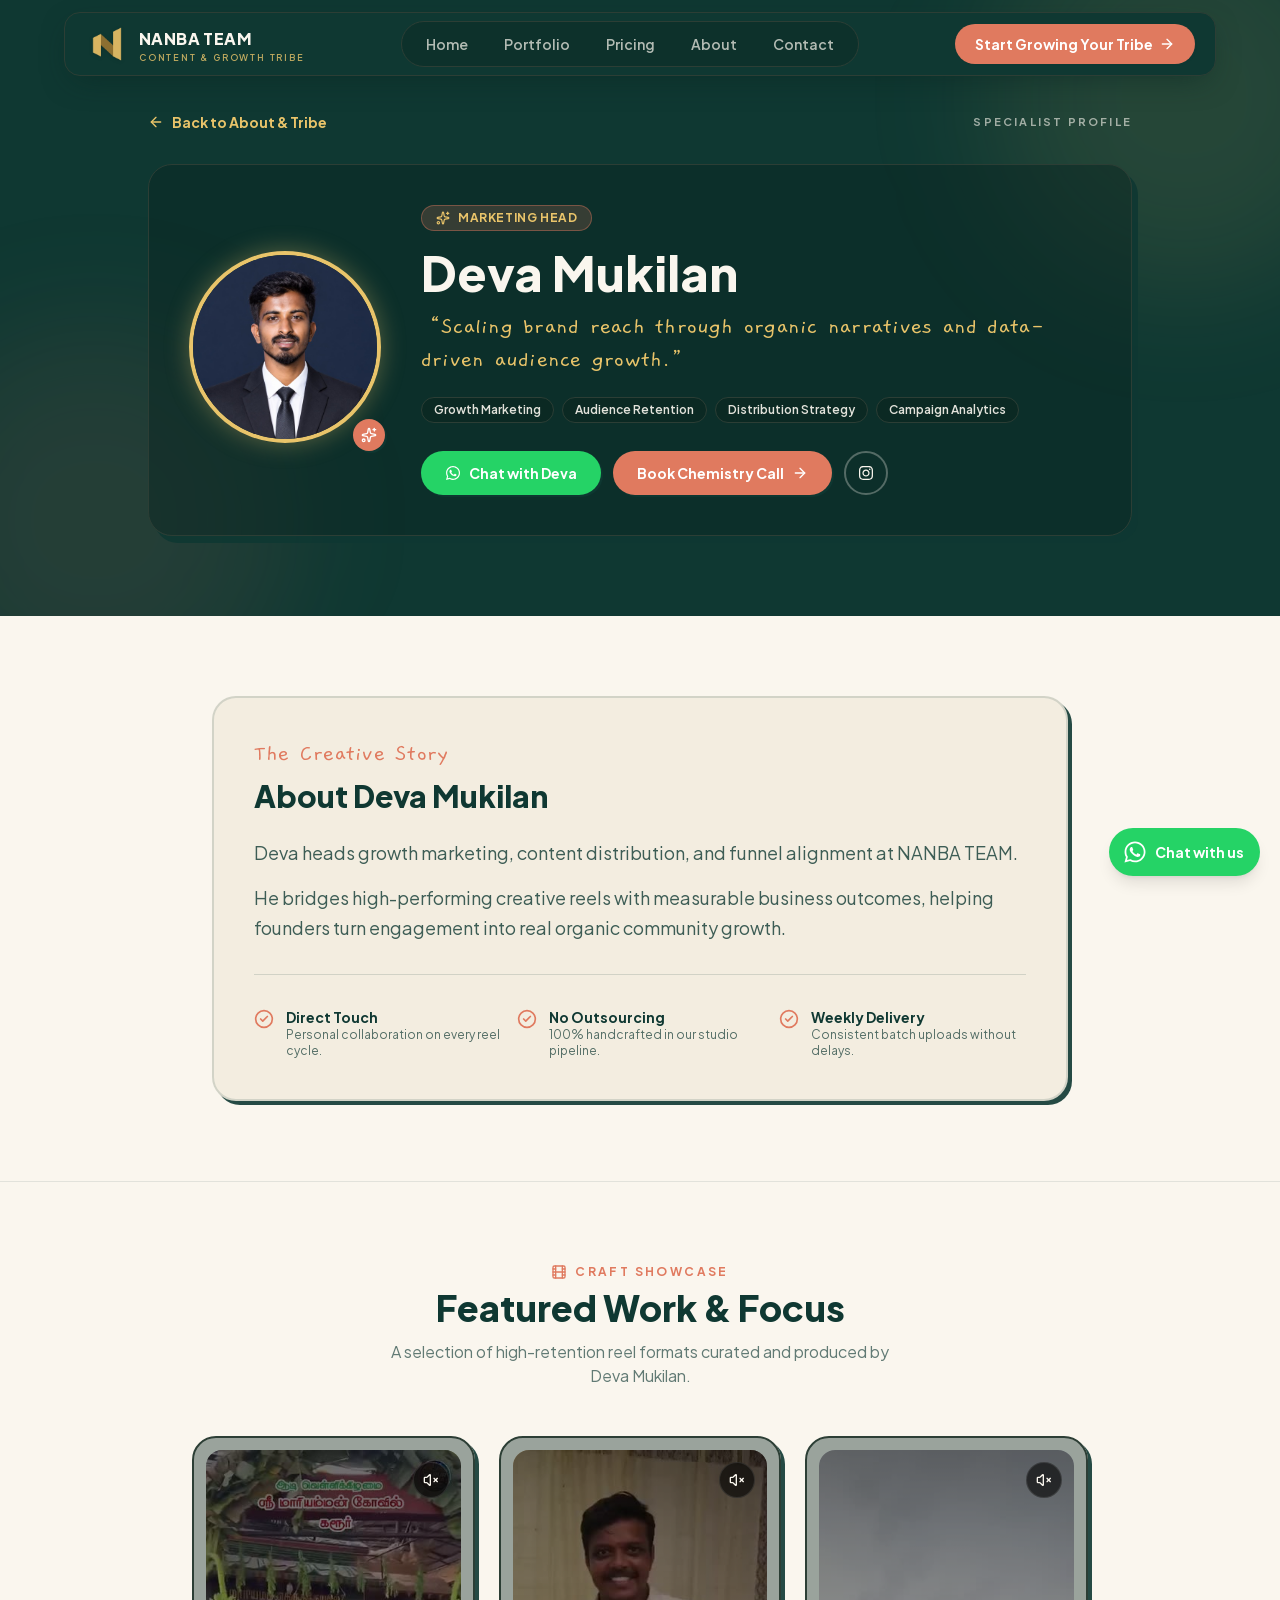
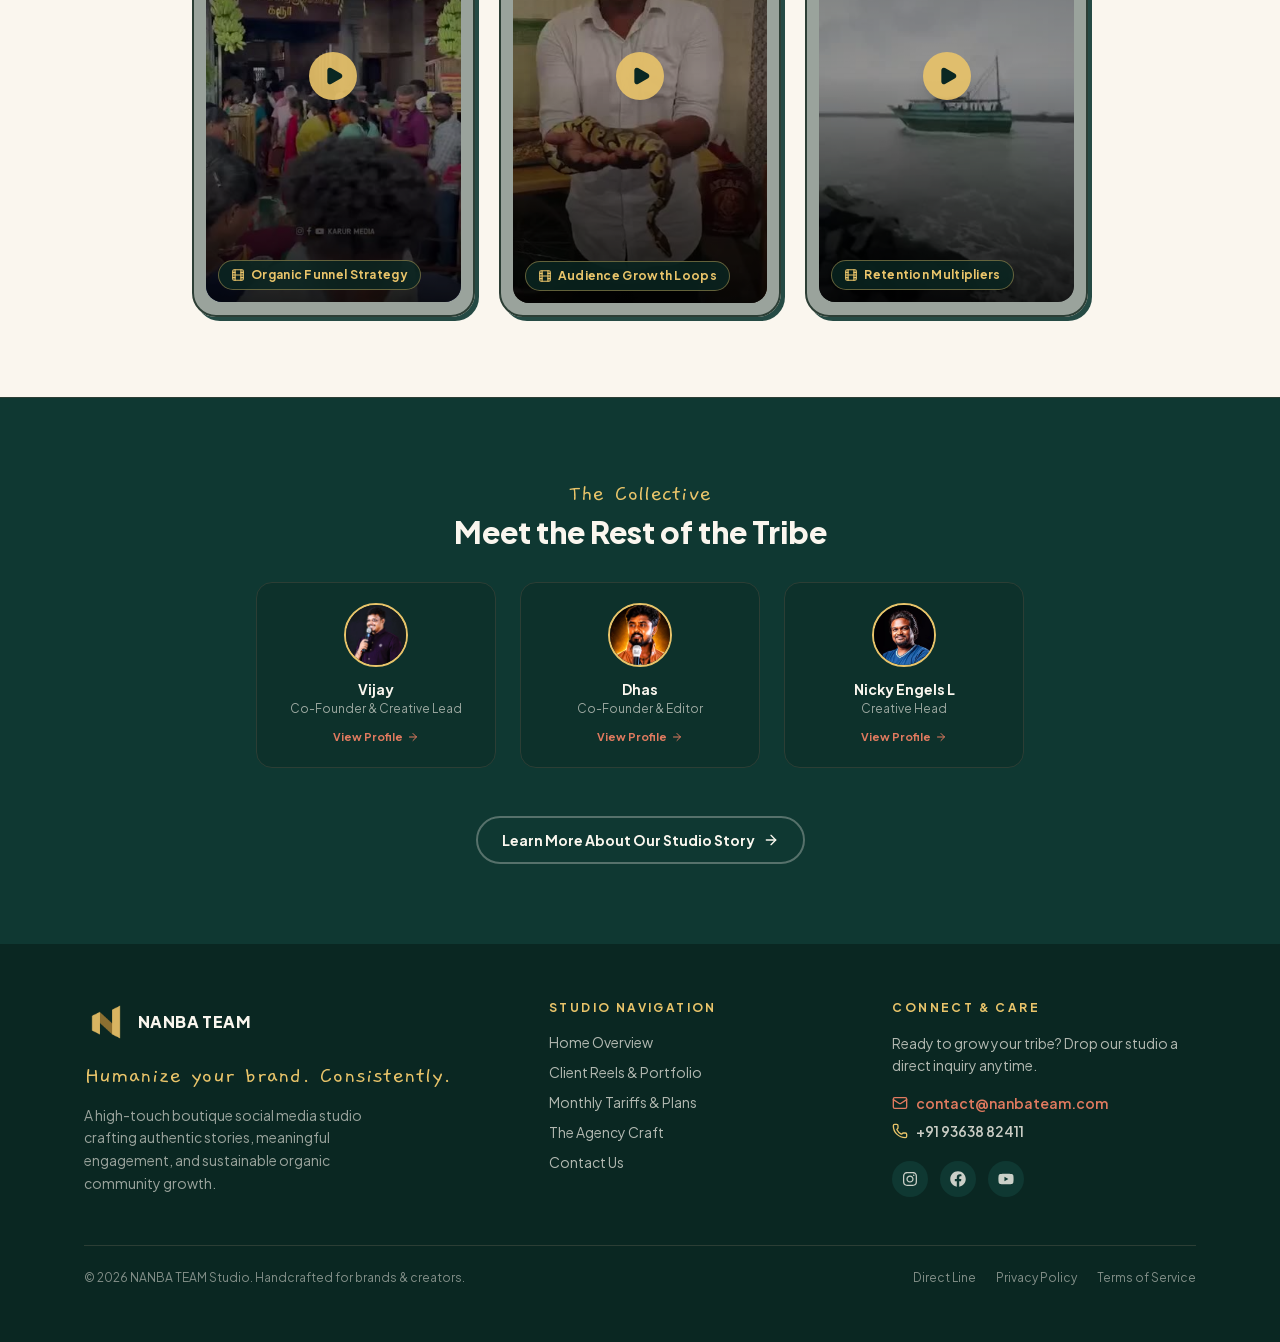
<file: team/deva.html>
<!DOCTYPE html><html lang="en" class="gaegu_7c26d8f-module__zzpwxG__variable plus_jakarta_sans_e9451152-module__eMpaqG__variable h-full scroll-smooth antialiased overflow-x-clip"><head><meta charSet="utf-8"/><meta name="viewport" content="width=device-width, initial-scale=1"/><link rel="preload" href="/_next/static/media/02ab09f9d763c490-s.p.2z06xqu30airl.woff2" as="font" crossorigin="" type="font/woff2"/><link rel="preload" href="/_next/static/media/07f6361e5a7f80df-s.p.26av2_jsbqw2v.woff2" as="font" crossorigin="" type="font/woff2"/><link rel="preload" href="/_next/static/media/0889c66bad9b3c3b-s.p.3bu5-yd8kl91o.woff2" as="font" crossorigin="" type="font/woff2"/><link rel="preload" href="/_next/static/media/0be4ac5e39e9c602-s.p.1ew488432_xl1.woff2" as="font" crossorigin="" type="font/woff2"/><link rel="preload" href="/_next/static/media/0d9b096f9220bd2f-s.p.0mh0q1hdow45z.woff2" as="font" crossorigin="" type="font/woff2"/><link rel="preload" href="/_next/static/media/1ad3d68beda43b24-s.p.2brx1eskz0krx.woff2" as="font" crossorigin="" type="font/woff2"/><link rel="preload" href="/_next/static/media/1ee19894c821c06f-s.p.36zhr-3iyc0t_.woff2" as="font" crossorigin="" type="font/woff2"/><link rel="preload" href="/_next/static/media/202883325cd39b81-s.p.34hb9edh362c2.woff2" as="font" crossorigin="" type="font/woff2"/><link rel="preload" href="/_next/static/media/204f31b94d038ed8-s.p.2ocgn5f1t_rbs.woff2" as="font" crossorigin="" type="font/woff2"/><link rel="preload" href="/_next/static/media/20c699199e222389-s.p.2qbe9lbhqfc7x.woff2" as="font" crossorigin="" type="font/woff2"/><link rel="preload" href="/_next/static/media/21991a609c1e4f24-s.p.1x-bwd_pke8d1.woff2" as="font" crossorigin="" type="font/woff2"/><link rel="preload" href="/_next/static/media/2226ad673b3fc0f6-s.p.1l7dnuyk6zhsk.woff2" as="font" crossorigin="" type="font/woff2"/><link rel="preload" href="/_next/static/media/2348b8dc2aca3f08-s.p.18v5fvstyihp3.woff2" as="font" crossorigin="" type="font/woff2"/><link rel="preload" href="/_next/static/media/237cbc7a510357a4-s.p.1iu-ph6b7b-4t.woff2" as="font" crossorigin="" type="font/woff2"/><link rel="preload" href="/_next/static/media/2b2eb8324c5f676a-s.p.2213uwbx3dwca.woff2" as="font" crossorigin="" type="font/woff2"/><link rel="preload" href="/_next/static/media/2b9962b1a2496f46-s.p.17w4vje8-ipgt.woff2" as="font" crossorigin="" type="font/woff2"/><link rel="preload" href="/_next/static/media/31d5de0b6304925d-s.p.3h4ut7jubgzyn.woff2" as="font" crossorigin="" type="font/woff2"/><link rel="preload" href="/_next/static/media/388ed6884b939c78-s.p.39i7gisshnir0.woff2" as="font" crossorigin="" type="font/woff2"/><link rel="preload" href="/_next/static/media/39bf5d97aec1c546-s.p.06c_m0aisupbr.woff2" as="font" crossorigin="" type="font/woff2"/><link rel="preload" href="/_next/static/media/39cc94e2095c98c9-s.p.3ud9gf32vyxjr.woff2" as="font" crossorigin="" type="font/woff2"/><link rel="preload" href="/_next/static/media/3bafb67cb5db234f-s.p.0sein3sbia7yl.woff2" as="font" crossorigin="" type="font/woff2"/><link rel="preload" href="/_next/static/media/3fd9a1b1e379a4e3-s.p.2aq_x5zo8qukl.woff2" as="font" crossorigin="" type="font/woff2"/><link rel="preload" href="/_next/static/media/41756c35938a897b-s.p.3ij7sxvma5f83.woff2" as="font" crossorigin="" type="font/woff2"/><link rel="preload" href="/_next/static/media/44f842f7de634629-s.p.30w83po6pjqte.woff2" as="font" crossorigin="" type="font/woff2"/><link rel="preload" href="/_next/static/media/47696934a7570da2-s.p.1rtq36x7rz84k.woff2" as="font" crossorigin="" type="font/woff2"/><link rel="preload" href="/_next/static/media/4839acb9d141f772-s.p.3eb2uesbhz9fa.woff2" as="font" crossorigin="" type="font/woff2"/><link rel="preload" href="/_next/static/media/48a96dcb9690e60c-s.p.0c49pac54i1ry.woff2" as="font" crossorigin="" type="font/woff2"/><link rel="preload" href="/_next/static/media/4d2098fe38b52459-s.p.1-31cv4hlnr44.woff2" as="font" crossorigin="" type="font/woff2"/><link rel="preload" href="/_next/static/media/4edddecc9770748a-s.p.3b52kuw3s317p.woff2" as="font" crossorigin="" type="font/woff2"/><link rel="preload" href="/_next/static/media/4ef28ae728707c88-s.p.0hv5pa9fvdldx.woff2" as="font" crossorigin="" type="font/woff2"/><link rel="preload" href="/_next/static/media/510d904d59ba32cc-s.p.3wwjw6hl4fb2d.woff2" as="font" crossorigin="" type="font/woff2"/><link rel="preload" href="/_next/static/media/542b922a717396a8-s.p.00eqib7ed9sjx.woff2" as="font" crossorigin="" type="font/woff2"/><link rel="preload" href="/_next/static/media/54ff2b849676b7ad-s.p.0v1eac1x8dybe.woff2" as="font" crossorigin="" type="font/woff2"/><link rel="preload" href="/_next/static/media/551ad6335de14b6d-s.p.3axi0fmzhcr48.woff2" as="font" crossorigin="" type="font/woff2"/><link rel="preload" href="/_next/static/media/555f6c9779a6ea2f-s.p.008y3w7hox3jm.woff2" as="font" crossorigin="" type="font/woff2"/><link rel="preload" href="/_next/static/media/5e3de3e2d3980614-s.p.0q-k4db4rpss1.woff2" as="font" crossorigin="" type="font/woff2"/><link rel="preload" href="/_next/static/media/5fd7b71943441d3d-s.p.2bggcmk0jzdee.woff2" as="font" crossorigin="" type="font/woff2"/><link rel="preload" href="/_next/static/media/60e97c82bbf2656a-s.p.0ha4tyojtkydt.woff2" as="font" crossorigin="" type="font/woff2"/><link rel="preload" href="/_next/static/media/633700c5144cf57b-s.p.071i-7zxz9gi2.woff2" as="font" crossorigin="" type="font/woff2"/><link rel="preload" href="/_next/static/media/6859b2bc6353e7e0-s.p.2d4wovlvb57bc.woff2" as="font" crossorigin="" type="font/woff2"/><link rel="preload" href="/_next/static/media/70624fd140078077-s.p.23jkk6rr0_8fk.woff2" as="font" crossorigin="" type="font/woff2"/><link rel="preload" href="/_next/static/media/708ac5215e601874-s.p.1otlbanmpt5tq.woff2" as="font" crossorigin="" type="font/woff2"/><link rel="preload" href="/_next/static/media/740073afa6d6604a-s.p.1nbpk8-73d_oc.woff2" as="font" crossorigin="" type="font/woff2"/><link rel="preload" href="/_next/static/media/768b290376bb94a3-s.p.1oto7bq1wstw1.woff2" as="font" crossorigin="" type="font/woff2"/><link rel="preload" href="/_next/static/media/789ae921f9ad0c32-s.p.1hzfxwe0g_4r6.woff2" as="font" crossorigin="" type="font/woff2"/><link rel="preload" href="/_next/static/media/794e4d4a6de731ed-s.p.434e-nz-wzhqd.woff2" as="font" crossorigin="" type="font/woff2"/><link rel="preload" href="/_next/static/media/7a9067cce673902f-s.p.2vrfifoe5swj7.woff2" as="font" crossorigin="" type="font/woff2"/><link rel="preload" href="/_next/static/media/7a989262f8963453-s.p.3dgdp7v1qvdfw.woff2" as="font" crossorigin="" type="font/woff2"/><link rel="preload" href="/_next/static/media/7fd638b15ad3af69-s.p.2rtd4_em2kmrp.woff2" as="font" crossorigin="" type="font/woff2"/><link rel="preload" href="/_next/static/media/80acc2f9d1790aee-s.p.3p1t1rei93fh0.woff2" as="font" crossorigin="" type="font/woff2"/><link rel="preload" href="/_next/static/media/8a172900e148830b-s.p.2w3jr8on308z4.woff2" as="font" crossorigin="" type="font/woff2"/><link rel="preload" href="/_next/static/media/8a706fcd092647c2-s.p.3f42frf00l82t.woff2" as="font" crossorigin="" type="font/woff2"/><link rel="preload" href="/_next/static/media/8ac56e8155405d86-s.p.2bbg-70eaudbk.woff2" as="font" crossorigin="" type="font/woff2"/><link rel="preload" href="/_next/static/media/8dd9d9ccf770dc02-s.p.04cq_wu1aeppn.woff2" as="font" crossorigin="" type="font/woff2"/><link rel="preload" href="/_next/static/media/8f102ac0d216e63f-s.p.0c_kz8whdv8or.woff2" as="font" crossorigin="" type="font/woff2"/><link rel="preload" href="/_next/static/media/8f8866676db871eb-s.p.40j30xrne1tay.woff2" as="font" crossorigin="" type="font/woff2"/><link rel="preload" href="/_next/static/media/9001c6e9193bd339-s.p.08unp-5_f1nmc.woff2" as="font" crossorigin="" type="font/woff2"/><link rel="preload" href="/_next/static/media/90cc20c11ed8e383-s.p.0apishbt6ot2x.woff2" as="font" crossorigin="" type="font/woff2"/><link rel="preload" href="/_next/static/media/92a4078f473b310a-s.p.3fholbloho3ce.woff2" as="font" crossorigin="" type="font/woff2"/><link rel="preload" href="/_next/static/media/966bb41cb5a84927-s.p.099ncwluo1pwv.woff2" as="font" crossorigin="" type="font/woff2"/><link rel="preload" href="/_next/static/media/9a2b8e2c490f308b-s.p.1tz91wep1x4gt.woff2" as="font" crossorigin="" type="font/woff2"/><link rel="preload" href="/_next/static/media/a80e5595f83d8b55-s.p.141x3jy_o2s_c.woff2" as="font" crossorigin="" type="font/woff2"/><link rel="preload" href="/_next/static/media/a867e5c2eed94751-s.p.23t_b7b8id_jc.woff2" as="font" crossorigin="" type="font/woff2"/><link rel="preload" href="/_next/static/media/abb9471e6803e3b8-s.p.16wdtjxottyq5.woff2" as="font" crossorigin="" type="font/woff2"/><link rel="preload" href="/_next/static/media/ac24db6a9998d311-s.p.3k92o99w2r654.woff2" as="font" crossorigin="" type="font/woff2"/><link rel="preload" href="/_next/static/media/adcb0330ba1b733e-s.p.3e9hq8x9jcw5f.woff2" as="font" crossorigin="" type="font/woff2"/><link rel="preload" href="/_next/static/media/b16d1c0c05e32a60-s.p.3hmujwi2x_d30.woff2" as="font" crossorigin="" type="font/woff2"/><link rel="preload" href="/_next/static/media/b8e59591506d0376-s.p.3br1yix7oid_s.woff2" as="font" crossorigin="" type="font/woff2"/><link rel="preload" href="/_next/static/media/b9de63e0a9fe0cf2-s.p.0kjbuy1fntxbt.woff2" as="font" crossorigin="" type="font/woff2"/><link rel="preload" href="/_next/static/media/c0f41373200663e9-s.p.17cwfm6qvzrcp.woff2" as="font" crossorigin="" type="font/woff2"/><link rel="preload" href="/_next/static/media/c14643a64a206949-s.p.44vfzu3s8d0o-.woff2" as="font" crossorigin="" type="font/woff2"/><link rel="preload" href="/_next/static/media/c18b3b7a2b12e7e3-s.p.3mcuhpjyi5m-5.woff2" as="font" crossorigin="" type="font/woff2"/><link rel="preload" href="/_next/static/media/c3a2990550a35540-s.p.1jwaqtabaz-m1.woff2" as="font" crossorigin="" type="font/woff2"/><link rel="preload" href="/_next/static/media/c81cd2cb3833e14d-s.p.1a-mlleribx4n.woff2" as="font" crossorigin="" type="font/woff2"/><link rel="preload" href="/_next/static/media/c8913da47d88777c-s.p.2u7ia6dg59fw9.woff2" as="font" crossorigin="" type="font/woff2"/><link rel="preload" href="/_next/static/media/cb01828b1f2642c1-s.p.0er-mb7ckf2du.woff2" as="font" crossorigin="" type="font/woff2"/><link rel="preload" href="/_next/static/media/cd147e7610168de3-s.p.30ah9lebvhxwf.woff2" as="font" crossorigin="" type="font/woff2"/><link rel="preload" href="/_next/static/media/d409128fdf063a28-s.p.2nleos27rd6dz.woff2" as="font" crossorigin="" type="font/woff2"/><link rel="preload" href="/_next/static/media/d87a2a6770484bbb-s.p.44z_7ancu-y5w.woff2" as="font" crossorigin="" type="font/woff2"/><link rel="preload" href="/_next/static/media/d87fe24f77c16a44-s.p.2pxhm5vwfw62e.woff2" as="font" crossorigin="" type="font/woff2"/><link rel="preload" href="/_next/static/media/da58ab5d8c1bbfc4-s.p.30j5qaj7faer7.woff2" as="font" crossorigin="" type="font/woff2"/><link rel="preload" href="/_next/static/media/db7b7fd3abb88410-s.p.16kneh1k30jk1.woff2" as="font" crossorigin="" type="font/woff2"/><link rel="preload" href="/_next/static/media/e04cae570ef1238a-s.p.0rzafts9fhw6x.woff2" as="font" crossorigin="" type="font/woff2"/><link rel="preload" href="/_next/static/media/e1e2f928535adaaf-s.p.3gedjnv4zpaja.woff2" as="font" crossorigin="" type="font/woff2"/><link rel="preload" href="/_next/static/media/e2c8bcaf359549f0-s.p.40ou3re1-vfex.woff2" as="font" crossorigin="" type="font/woff2"/><link rel="preload" href="/_next/static/media/e6e2c050d15af498-s.p.3m5ws44fh70q_.woff2" as="font" crossorigin="" type="font/woff2"/><link rel="preload" href="/_next/static/media/ef928e3c69d1408e-s.p.1j8bi-_bymyuh.woff2" as="font" crossorigin="" type="font/woff2"/><link rel="preload" href="/_next/static/media/f4a375c7008cdc4c-s.p.2hn01u8byatk2.woff2" as="font" crossorigin="" type="font/woff2"/><link rel="preload" href="/_next/static/media/f757dc6152132153-s.p.1s9qu896-qyi0.woff2" as="font" crossorigin="" type="font/woff2"/><link rel="preload" href="/_next/static/media/fba5a26ea33df6a3-s.p.18rizl4rsrl42.woff2" as="font" crossorigin="" type="font/woff2"/><link rel="preload" href="/_next/static/media/ff517ff56ff3579f-s.p.3s8bii8asllhp.woff2" as="font" crossorigin="" type="font/woff2"/><link rel="preload" as="image" href="/logo.png"/><link rel="preload" href="/team/deva.jpg" as="image"/><link rel="preload" href="/team/vijay-v2.jpg" as="image"/><link rel="preload" href="/team/dhas-v2.jpg" as="image"/><link rel="preload" href="/team/nicky.jpg" as="image"/><link rel="stylesheet" href="/_next/static/chunks/14yj1wxo8a4u_.css" data-precedence="next"/><link rel="stylesheet" href="/_next/static/chunks/1jqpki2k0jgjv.css" data-precedence="next"/><link rel="preload" as="script" fetchPriority="low" href="/_next/static/chunks/3s6nzrbk-8mnv.js"/><script src="/_next/static/chunks/19mx3mg6lkumu.js" async=""></script><script src="/_next/static/chunks/3g4px251sg85e.js" async=""></script><script src="/_next/static/chunks/0tgjiok8t6d_n.js" async=""></script><script src="/_next/static/chunks/turbopack-2wgs7irzom57_.js" async=""></script><script src="/_next/static/chunks/0h2qsuyze9ds1.js" async=""></script><script src="/_next/static/chunks/1l3cyqqx0vgr6.js" async=""></script><script src="/_next/static/chunks/0z6h9trm30dgw.js" async=""></script><script src="/_next/static/chunks/1_kdzz48cb5_0.js" async=""></script><script src="/_next/static/chunks/3h_26hs5j9im_.js" async=""></script><title>Deva Mukilan — Marketing Head | NANBA TEAM</title><meta name="description" content="Scaling brand reach through organic narratives and data-driven audience growth."/><link rel="canonical" href="https://www.nanbateam.com/team/deva-mukilan"/><meta property="og:title" content="Deva Mukilan — Marketing Head | NANBA TEAM"/><meta property="og:description" content="Scaling brand reach through organic narratives and data-driven audience growth."/><meta property="og:url" content="https://www.nanbateam.com/team/deva-mukilan"/><meta property="og:site_name" content="NANBA TEAM"/><meta property="og:image" content="https://www.nanbateam.com/team/deva.jpg"/><meta property="og:image:alt" content="Deva Mukilan — Marketing Head"/><meta property="og:type" content="profile"/><meta name="twitter:card" content="summary_large_image"/><meta name="twitter:title" content="Deva Mukilan — Marketing Head | NANBA TEAM"/><meta name="twitter:description" content="Scaling brand reach through organic narratives and data-driven audience growth."/><meta name="twitter:image" content="https://www.nanbateam.com/team/deva.jpg"/><link rel="icon" href="/favicon.ico?favicon.1oj3ag_hqwmh9.ico" sizes="64x64" type="image/x-icon"/><link rel="icon" href="/icon.png?icon.25h7l8lnt34qs.png" sizes="512x512" type="image/png"/><meta name="next-size-adjust" content=""/><script src="/_next/static/chunks/0cz1d0mv5g_q7.js" noModule=""></script></head><body class="min-h-full flex flex-col overflow-x-hidden bg-brand-cream text-brand-teal font-sans selection:bg-brand-gold/40 pb-16 md:pb-0"><div hidden=""><!--$--><!--/$--></div><nav class="fixed top-0 inset-x-0 z-50 px-3 sm:px-4 pt-3"><div class="max-w-6xl mx-auto px-4 sm:px-5 h-14 md:h-16 flex items-center justify-center md:justify-between rounded-2xl bg-brand-teal border border-brand-border shadow-[0_10px_30px_-10px_rgba(10,39,34,0.6)]"><a class="flex items-center gap-2.5" href="/"><img alt="NANBA TEAM logo" width="44" height="44" decoding="async" data-nimg="1" class="w-10 h-10 md:w-11 md:h-11 object-contain drop-shadow" style="color:transparent" src="/logo.png"/><span class="leading-none"><span class="block text-brand-cream font-extrabold tracking-wide text-sm md:text-base">NANBA TEAM</span><span class="block text-brand-gold/80 text-[9px] font-semibold tracking-[0.2em] mt-0.5">CONTENT &amp; GROWTH TRIBE</span></span></a><div class="hidden md:flex items-center gap-1 bg-brand-dark/40 rounded-full px-2 py-1.5 border border-brand-border"><a class="px-4 py-1.5 rounded-full text-sm font-semibold transition-colors text-brand-cream/70 hover:text-brand-cream" href="/">Home</a><a class="px-4 py-1.5 rounded-full text-sm font-semibold transition-colors text-brand-cream/70 hover:text-brand-cream" href="/portfolio">Portfolio</a><a class="px-4 py-1.5 rounded-full text-sm font-semibold transition-colors text-brand-cream/70 hover:text-brand-cream" href="/pricing">Pricing</a><a class="px-4 py-1.5 rounded-full text-sm font-semibold transition-colors text-brand-cream/70 hover:text-brand-cream" href="/about">About</a><a class="px-4 py-1.5 rounded-full text-sm font-semibold transition-colors text-brand-cream/70 hover:text-brand-cream" href="/contact">Contact</a></div><a class="hidden md:inline-flex items-center gap-1.5 bg-brand-terracotta text-white text-sm font-bold px-4 lg:px-5 py-2.5 rounded-full hover:brightness-105 transition-all shadow-doodle-sm" href="/contact">Start Growing Your Tribe<svg xmlns="http://www.w3.org/2000/svg" width="24" height="24" viewBox="0 0 24 24" fill="none" stroke="currentColor" stroke-width="2" stroke-linecap="round" stroke-linejoin="round" class="lucide lucide-arrow-right w-4 h-4" aria-hidden="true"><path d="M5 12h14"></path><path d="m12 5 7 7-7 7"></path></svg></a></div></nav><main class="flex-1"><div class="bg-brand-cream text-brand-teal min-h-screen"><section class="bg-brand-teal text-brand-cream pt-24 md:pt-28 pb-16 md:pb-20 relative overflow-hidden"><div class="absolute -top-24 -right-24 w-96 h-96 rounded-full bg-brand-gold/10 blur-3xl pointer-events-none"></div><div class="absolute -bottom-24 -left-24 w-96 h-96 rounded-full bg-brand-terracotta/10 blur-3xl pointer-events-none"></div><div class="max-w-5xl mx-auto px-5 relative z-10"><div class="flex items-center justify-between gap-4 mb-8"><a class="inline-flex items-center gap-2 text-xs md:text-sm font-bold text-brand-gold hover:text-brand-cream transition-colors" href="/about"><svg xmlns="http://www.w3.org/2000/svg" width="24" height="24" viewBox="0 0 24 24" fill="none" stroke="currentColor" stroke-width="2" stroke-linecap="round" stroke-linejoin="round" class="lucide lucide-arrow-left w-4 h-4" aria-hidden="true"><path d="m12 19-7-7 7-7"></path><path d="M19 12H5"></path></svg> Back to About &amp; Tribe</a><span class="text-[11px] font-bold tracking-[0.2em] uppercase text-brand-cream/60">Specialist Profile</span></div><div class="bg-brand-dark/50 border border-brand-border rounded-3xl p-6 sm:p-8 md:p-10 shadow-doodle-lg"><div class="grid grid-cols-1 md:grid-cols-[auto_1fr] gap-8 md:gap-10 items-center"><div class="text-center md:text-left mx-auto md:mx-0"><div class="relative inline-block"><img src="/team/deva.jpg" alt="Deva Mukilan" class="w-32 h-32 sm:w-40 sm:h-40 md:w-48 md:h-48 rounded-full object-cover border-4 border-brand-gold shadow-glow-warm mx-auto"/><div class="absolute -bottom-2 -right-1 bg-brand-terracotta text-white rounded-full p-2 shadow-doodle-sm"><svg xmlns="http://www.w3.org/2000/svg" width="24" height="24" viewBox="0 0 24 24" fill="none" stroke="currentColor" stroke-width="2" stroke-linecap="round" stroke-linejoin="round" class="lucide lucide-sparkles lucide-stars w-4 h-4" aria-hidden="true"><path d="M11.017 2.814a1 1 0 0 1 1.966 0l1.051 5.558a2 2 0 0 0 1.594 1.594l5.558 1.051a1 1 0 0 1 0 1.966l-5.558 1.051a2 2 0 0 0-1.594 1.594l-1.051 5.558a1 1 0 0 1-1.966 0l-1.051-5.558a2 2 0 0 0-1.594-1.594l-5.558-1.051a1 1 0 0 1 0-1.966l5.558-1.051a2 2 0 0 0 1.594-1.594z"></path><path d="M20 2v4"></path><path d="M22 4h-4"></path><circle cx="4" cy="20" r="2"></circle></svg></div></div></div><div><div class="inline-flex items-center gap-2 px-3.5 py-1 rounded-full bg-brand-terracotta/20 border border-brand-terracotta/40 text-brand-gold text-xs font-bold uppercase tracking-wider mb-3"><svg xmlns="http://www.w3.org/2000/svg" width="24" height="24" viewBox="0 0 24 24" fill="none" stroke="currentColor" stroke-width="2" stroke-linecap="round" stroke-linejoin="round" class="lucide lucide-sparkles lucide-stars w-3.5 h-3.5" aria-hidden="true"><path d="M11.017 2.814a1 1 0 0 1 1.966 0l1.051 5.558a2 2 0 0 0 1.594 1.594l5.558 1.051a1 1 0 0 1 0 1.966l-5.558 1.051a2 2 0 0 0-1.594 1.594l-1.051 5.558a1 1 0 0 1-1.966 0l-1.051-5.558a2 2 0 0 0-1.594-1.594l-5.558-1.051a1 1 0 0 1 0-1.966l5.558-1.051a2 2 0 0 0 1.594-1.594z"></path><path d="M20 2v4"></path><path d="M22 4h-4"></path><circle cx="4" cy="20" r="2"></circle></svg>Marketing Head</div><h1 class="text-3xl sm:text-4xl md:text-5xl font-extrabold text-brand-cream leading-tight">Deva Mukilan</h1><p class="font-hand text-brand-gold text-xl sm:text-2xl mt-2 leading-snug">“<!-- -->Scaling brand reach through organic narratives and data-driven audience growth.<!-- -->”</p><div class="mt-5 flex flex-wrap gap-2"><span class="text-xs font-semibold px-3 py-1 rounded-full bg-brand-dark/70 border border-brand-border text-brand-cream/90">Growth Marketing</span><span class="text-xs font-semibold px-3 py-1 rounded-full bg-brand-dark/70 border border-brand-border text-brand-cream/90">Audience Retention</span><span class="text-xs font-semibold px-3 py-1 rounded-full bg-brand-dark/70 border border-brand-border text-brand-cream/90">Distribution Strategy</span><span class="text-xs font-semibold px-3 py-1 rounded-full bg-brand-dark/70 border border-brand-border text-brand-cream/90">Campaign Analytics</span></div><div class="mt-7 flex flex-wrap items-center gap-3"><a href="https://wa.me/919363882411?text=Hi%20Deva!%20I%20saw%20your%20profile%20on%20NANBA%20TEAM%20(nanbateam.com%2Fteam%2Fdeva-mukilan)%20and%20would%20love%20to%20connect%20about%20content%20for%20my%20brand." target="_blank" rel="noopener noreferrer" class="inline-flex items-center gap-2 bg-[#25D366] hover:bg-[#20ba59] text-white font-bold px-6 py-3 rounded-full transition-all shadow-doodle-sm text-sm"><svg stroke="currentColor" fill="currentColor" stroke-width="0" viewBox="0 0 448 512" class="w-4 h-4" height="1em" width="1em" xmlns="http://www.w3.org/2000/svg"><path d="M380.9 97.1C339 55.1 283.2 32 223.9 32c-122.4 0-222 99.6-222 222 0 39.1 10.2 77.3 29.6 111L0 480l117.7-30.9c32.4 17.7 68.9 27 106.1 27h.1c122.3 0 224.1-99.6 224.1-222 0-59.3-25.2-115-67.1-157zm-157 341.6c-33.2 0-65.7-8.9-94-25.7l-6.7-4-69.8 18.3L72 359.2l-4.4-7c-18.5-29.4-28.2-63.3-28.2-98.2 0-101.7 82.8-184.5 184.6-184.5 49.3 0 95.6 19.2 130.4 54.1 34.8 34.9 56.2 81.2 56.1 130.5 0 101.8-84.9 184.6-186.6 184.6zm101.2-138.2c-5.5-2.8-32.8-16.2-37.9-18-5.1-1.9-8.8-2.8-12.5 2.8-3.7 5.6-14.3 18-17.6 21.8-3.2 3.7-6.5 4.2-12 1.4-32.6-16.3-54-29.1-75.5-66-5.7-9.8 5.7-9.1 16.3-30.3 1.8-3.7.9-6.9-.5-9.7-1.4-2.8-12.5-30.1-17.1-41.2-4.5-10.8-9.1-9.3-12.5-9.5-3.2-.2-6.9-.2-10.6-.2-3.7 0-9.7 1.4-14.8 6.9-5.1 5.6-19.4 19-19.4 46.3 0 27.3 19.9 53.7 22.6 57.4 2.8 3.7 39.1 59.7 94.8 83.8 35.2 15.2 49 16.5 66.6 13.9 10.7-1.6 32.8-13.4 37.4-26.4 4.6-13 4.6-24.1 3.2-26.4-1.3-2.5-5-3.9-10.5-6.6z"></path></svg>Chat with <!-- -->Deva</a><a class="inline-flex items-center gap-2 bg-brand-terracotta hover:brightness-105 text-white font-bold px-6 py-3 rounded-full transition-all shadow-doodle-sm text-sm" href="/contact">Book Chemistry Call <svg xmlns="http://www.w3.org/2000/svg" width="24" height="24" viewBox="0 0 24 24" fill="none" stroke="currentColor" stroke-width="2" stroke-linecap="round" stroke-linejoin="round" class="lucide lucide-arrow-right w-4 h-4" aria-hidden="true"><path d="M5 12h14"></path><path d="m12 5 7 7-7 7"></path></svg></a><a href="https://instagram.com/nanbateam" target="_blank" rel="noopener noreferrer" aria-label="Instagram profile" class="w-11 h-11 rounded-full border-2 border-brand-cream/30 text-brand-cream hover:text-brand-gold hover:border-brand-gold flex items-center justify-center transition-all"><svg stroke="currentColor" fill="currentColor" stroke-width="0" viewBox="0 0 448 512" class="w-4 h-4" height="1em" width="1em" xmlns="http://www.w3.org/2000/svg"><path d="M224.1 141c-63.6 0-114.9 51.3-114.9 114.9s51.3 114.9 114.9 114.9S339 319.5 339 255.9 287.7 141 224.1 141zm0 189.6c-41.1 0-74.7-33.5-74.7-74.7s33.5-74.7 74.7-74.7 74.7 33.5 74.7 74.7-33.6 74.7-74.7 74.7zm146.4-194.3c0 14.9-12 26.8-26.8 26.8-14.9 0-26.8-12-26.8-26.8s12-26.8 26.8-26.8 26.8 12 26.8 26.8zm76.1 27.2c-1.7-35.9-9.9-67.7-36.2-93.9-26.2-26.2-58-34.4-93.9-36.2-37-2.1-147.9-2.1-184.9 0-35.8 1.7-67.6 9.9-93.9 36.1s-34.4 58-36.2 93.9c-2.1 37-2.1 147.9 0 184.9 1.7 35.9 9.9 67.7 36.2 93.9s58 34.4 93.9 36.2c37 2.1 147.9 2.1 184.9 0 35.9-1.7 67.7-9.9 93.9-36.2 26.2-26.2 34.4-58 36.2-93.9 2.1-37 2.1-147.8 0-184.8zM398.8 388c-7.8 19.6-22.9 34.7-42.6 42.6-29.5 11.7-99.5 9-132.1 9s-102.7 2.6-132.1-9c-19.6-7.8-34.7-22.9-42.6-42.6-11.7-29.5-9-99.5-9-132.1s-2.6-102.7 9-132.1c7.8-19.6 22.9-34.7 42.6-42.6 29.5-11.7 99.5-9 132.1-9s102.7-2.6 132.1 9c19.6 7.8 34.7 22.9 42.6 42.6 11.7 29.5 9 99.5 9 132.1s2.7 102.7-9 132.1z"></path></svg></a></div></div></div></div></div></section><section class="py-16 md:py-20 border-b border-brand-teal/10"><div class="max-w-4xl mx-auto px-5"><div class="bg-brand-kraft rounded-3xl p-6 sm:p-10 border-2 border-[#143f38]/15 shadow-doodle"><p class="font-hand text-brand-terracotta text-2xl mb-2">The Creative Story</p><h2 class="text-2xl sm:text-3xl font-extrabold text-brand-teal mb-6">About <!-- -->Deva Mukilan</h2><div class="space-y-4 text-brand-teal/80 text-base sm:text-lg leading-relaxed"><p>Deva heads growth marketing, content distribution, and funnel alignment at NANBA TEAM.</p><p>He bridges high-performing creative reels with measurable business outcomes, helping founders turn engagement into real organic community growth.</p></div><div class="mt-8 pt-8 border-t border-brand-teal/15 grid grid-cols-1 sm:grid-cols-3 gap-4"><div class="flex items-start gap-3"><svg xmlns="http://www.w3.org/2000/svg" width="24" height="24" viewBox="0 0 24 24" fill="none" stroke="currentColor" stroke-width="2" stroke-linecap="round" stroke-linejoin="round" class="lucide lucide-circle-check lucide-check-circle-2 w-5 h-5 text-brand-terracotta shrink-0 mt-0.5" aria-hidden="true"><circle cx="12" cy="12" r="10"></circle><path d="m16 9-5.5 5.5L8 12"></path></svg><div><p class="font-bold text-sm text-brand-teal">Direct Touch</p><p class="text-xs text-brand-teal/70">Personal collaboration on every reel cycle.</p></div></div><div class="flex items-start gap-3"><svg xmlns="http://www.w3.org/2000/svg" width="24" height="24" viewBox="0 0 24 24" fill="none" stroke="currentColor" stroke-width="2" stroke-linecap="round" stroke-linejoin="round" class="lucide lucide-circle-check lucide-check-circle-2 w-5 h-5 text-brand-terracotta shrink-0 mt-0.5" aria-hidden="true"><circle cx="12" cy="12" r="10"></circle><path d="m16 9-5.5 5.5L8 12"></path></svg><div><p class="font-bold text-sm text-brand-teal">No Outsourcing</p><p class="text-xs text-brand-teal/70">100% handcrafted in our studio pipeline.</p></div></div><div class="flex items-start gap-3"><svg xmlns="http://www.w3.org/2000/svg" width="24" height="24" viewBox="0 0 24 24" fill="none" stroke="currentColor" stroke-width="2" stroke-linecap="round" stroke-linejoin="round" class="lucide lucide-circle-check lucide-check-circle-2 w-5 h-5 text-brand-terracotta shrink-0 mt-0.5" aria-hidden="true"><circle cx="12" cy="12" r="10"></circle><path d="m16 9-5.5 5.5L8 12"></path></svg><div><p class="font-bold text-sm text-brand-teal">Weekly Delivery</p><p class="text-xs text-brand-teal/70">Consistent batch uploads without delays.</p></div></div></div></div></div></section><section class="py-16 md:py-20 bg-brand-cream"><div class="max-w-5xl mx-auto px-5"><div class="text-center mb-12"><div class="inline-flex items-center gap-2 text-xs font-bold tracking-[0.2em] text-brand-terracotta uppercase mb-2"><svg xmlns="http://www.w3.org/2000/svg" width="24" height="24" viewBox="0 0 24 24" fill="none" stroke="currentColor" stroke-width="2" stroke-linecap="round" stroke-linejoin="round" class="lucide lucide-film w-4 h-4" aria-hidden="true"><rect width="18" height="18" x="3" y="3" rx="2"></rect><path d="M7 3v18"></path><path d="M3 7.5h4"></path><path d="M3 12h18"></path><path d="M3 16.5h4"></path><path d="M17 3v18"></path><path d="M17 7.5h4"></path><path d="M17 16.5h4"></path></svg> CRAFT SHOWCASE</div><h2 class="text-3xl sm:text-4xl font-extrabold text-brand-teal">Featured Work &amp; Focus</h2><p class="text-brand-teal/65 mt-3 max-w-lg mx-auto text-sm sm:text-base">A selection of high-retention reel formats curated and produced by <!-- -->Deva Mukilan<!-- -->.</p></div><div class="grid grid-cols-1 sm:grid-cols-2 lg:grid-cols-3 gap-6 max-w-4xl mx-auto"><div class="group relative bg-brand-dark/40 border-2 border-brand-border rounded-3xl p-3 shadow-doodle hover:shadow-doodle-lg transition-all duration-300"><div class="relative aspect-[9/16] w-full rounded-2xl overflow-hidden bg-brand-dark cursor-pointer"><video src="/videos/reels/s4.mp4" poster="/videos/reels/s4.jpg" loop="" playsInline="" class="w-full h-full object-cover"></video><div class="absolute inset-0 bg-gradient-to-t from-black/80 via-transparent to-black/30 pointer-events-none"></div><div class="absolute top-3 right-3 flex items-center gap-2 z-10"><button aria-label="Unmute video" class="w-9 h-9 rounded-full bg-black/60 backdrop-blur-md text-brand-cream hover:text-brand-gold flex items-center justify-center transition-colors border border-white/10"><svg xmlns="http://www.w3.org/2000/svg" width="24" height="24" viewBox="0 0 24 24" fill="none" stroke="currentColor" stroke-width="2" stroke-linecap="round" stroke-linejoin="round" class="lucide lucide-volume-x w-4 h-4" aria-hidden="true"><path d="M11 4.702a.7.7 0 0 0-1.203-.498L6.413 7.587A1.4 1.4 0 0 1 5.416 8H3a1 1 0 0 0-1 1v6a1 1 0 0 0 1 1h2.416a1.4 1.4 0 0 1 .997.413l3.383 3.384A.7.7 0 0 0 11 19.298z"></path><path d="m16.5 14.5 5-5"></path><path d="m16.5 9.5 5 5"></path></svg></button></div><div class="absolute bottom-3 inset-x-3 pointer-events-none"><span class="inline-flex items-center gap-1.5 px-3 py-1.5 rounded-full bg-brand-dark/80 backdrop-blur-md border border-brand-gold/40 text-brand-gold text-xs font-bold tracking-wide"><svg xmlns="http://www.w3.org/2000/svg" width="24" height="24" viewBox="0 0 24 24" fill="none" stroke="currentColor" stroke-width="2" stroke-linecap="round" stroke-linejoin="round" class="lucide lucide-film w-3.5 h-3.5" aria-hidden="true"><rect width="18" height="18" x="3" y="3" rx="2"></rect><path d="M7 3v18"></path><path d="M3 7.5h4"></path><path d="M3 12h18"></path><path d="M3 16.5h4"></path><path d="M17 3v18"></path><path d="M17 7.5h4"></path><path d="M17 16.5h4"></path></svg>Organic Funnel Strategy</span></div></div></div><div class="group relative bg-brand-dark/40 border-2 border-brand-border rounded-3xl p-3 shadow-doodle hover:shadow-doodle-lg transition-all duration-300"><div class="relative aspect-[9/16] w-full rounded-2xl overflow-hidden bg-brand-dark cursor-pointer"><video src="/videos/reels/s8.mp4" poster="/videos/reels/s8.jpg" loop="" playsInline="" class="w-full h-full object-cover"></video><div class="absolute inset-0 bg-gradient-to-t from-black/80 via-transparent to-black/30 pointer-events-none"></div><div class="absolute top-3 right-3 flex items-center gap-2 z-10"><button aria-label="Unmute video" class="w-9 h-9 rounded-full bg-black/60 backdrop-blur-md text-brand-cream hover:text-brand-gold flex items-center justify-center transition-colors border border-white/10"><svg xmlns="http://www.w3.org/2000/svg" width="24" height="24" viewBox="0 0 24 24" fill="none" stroke="currentColor" stroke-width="2" stroke-linecap="round" stroke-linejoin="round" class="lucide lucide-volume-x w-4 h-4" aria-hidden="true"><path d="M11 4.702a.7.7 0 0 0-1.203-.498L6.413 7.587A1.4 1.4 0 0 1 5.416 8H3a1 1 0 0 0-1 1v6a1 1 0 0 0 1 1h2.416a1.4 1.4 0 0 1 .997.413l3.383 3.384A.7.7 0 0 0 11 19.298z"></path><path d="m16.5 14.5 5-5"></path><path d="m16.5 9.5 5 5"></path></svg></button></div><div class="absolute bottom-3 inset-x-3 pointer-events-none"><span class="inline-flex items-center gap-1.5 px-3 py-1.5 rounded-full bg-brand-dark/80 backdrop-blur-md border border-brand-gold/40 text-brand-gold text-xs font-bold tracking-wide"><svg xmlns="http://www.w3.org/2000/svg" width="24" height="24" viewBox="0 0 24 24" fill="none" stroke="currentColor" stroke-width="2" stroke-linecap="round" stroke-linejoin="round" class="lucide lucide-film w-3.5 h-3.5" aria-hidden="true"><rect width="18" height="18" x="3" y="3" rx="2"></rect><path d="M7 3v18"></path><path d="M3 7.5h4"></path><path d="M3 12h18"></path><path d="M3 16.5h4"></path><path d="M17 3v18"></path><path d="M17 7.5h4"></path><path d="M17 16.5h4"></path></svg>Audience Growth Loops</span></div></div></div><div class="group relative bg-brand-dark/40 border-2 border-brand-border rounded-3xl p-3 shadow-doodle hover:shadow-doodle-lg transition-all duration-300"><div class="relative aspect-[9/16] w-full rounded-2xl overflow-hidden bg-brand-dark cursor-pointer"><video src="/videos/reels/s12.mp4" poster="/videos/reels/s12.jpg" loop="" playsInline="" class="w-full h-full object-cover"></video><div class="absolute inset-0 bg-gradient-to-t from-black/80 via-transparent to-black/30 pointer-events-none"></div><div class="absolute top-3 right-3 flex items-center gap-2 z-10"><button aria-label="Unmute video" class="w-9 h-9 rounded-full bg-black/60 backdrop-blur-md text-brand-cream hover:text-brand-gold flex items-center justify-center transition-colors border border-white/10"><svg xmlns="http://www.w3.org/2000/svg" width="24" height="24" viewBox="0 0 24 24" fill="none" stroke="currentColor" stroke-width="2" stroke-linecap="round" stroke-linejoin="round" class="lucide lucide-volume-x w-4 h-4" aria-hidden="true"><path d="M11 4.702a.7.7 0 0 0-1.203-.498L6.413 7.587A1.4 1.4 0 0 1 5.416 8H3a1 1 0 0 0-1 1v6a1 1 0 0 0 1 1h2.416a1.4 1.4 0 0 1 .997.413l3.383 3.384A.7.7 0 0 0 11 19.298z"></path><path d="m16.5 14.5 5-5"></path><path d="m16.5 9.5 5 5"></path></svg></button></div><div class="absolute bottom-3 inset-x-3 pointer-events-none"><span class="inline-flex items-center gap-1.5 px-3 py-1.5 rounded-full bg-brand-dark/80 backdrop-blur-md border border-brand-gold/40 text-brand-gold text-xs font-bold tracking-wide"><svg xmlns="http://www.w3.org/2000/svg" width="24" height="24" viewBox="0 0 24 24" fill="none" stroke="currentColor" stroke-width="2" stroke-linecap="round" stroke-linejoin="round" class="lucide lucide-film w-3.5 h-3.5" aria-hidden="true"><rect width="18" height="18" x="3" y="3" rx="2"></rect><path d="M7 3v18"></path><path d="M3 7.5h4"></path><path d="M3 12h18"></path><path d="M3 16.5h4"></path><path d="M17 3v18"></path><path d="M17 7.5h4"></path><path d="M17 16.5h4"></path></svg>Retention Multipliers</span></div></div></div></div></div></section><section class="py-16 md:py-20 bg-brand-teal text-brand-cream border-t border-brand-border"><div class="max-w-5xl mx-auto px-5 text-center"><p class="font-hand text-brand-gold text-2xl">The Collective</p><h2 class="text-2xl sm:text-3xl font-extrabold text-brand-cream mt-1 mb-8">Meet the Rest of the Tribe</h2><div class="grid grid-cols-1 sm:grid-cols-3 gap-6 max-w-3xl mx-auto"><a class="group bg-brand-dark/40 border border-brand-border rounded-2xl p-5 hover:border-brand-gold transition-all duration-300 block text-center" href="/team/vijay"><img src="/team/vijay-v2.jpg" alt="Vijay" class="w-16 h-16 rounded-full object-cover border-2 border-brand-gold mx-auto mb-3 group-hover:scale-105 transition-transform"/><h3 class="font-bold text-brand-cream group-hover:text-brand-gold text-sm transition-colors">Vijay</h3><p class="text-brand-cream/60 text-xs mt-0.5">Co-Founder &amp; Creative Lead</p><span class="inline-flex items-center gap-1 text-[11px] font-bold text-brand-terracotta mt-3 group-hover:underline">View Profile <svg xmlns="http://www.w3.org/2000/svg" width="24" height="24" viewBox="0 0 24 24" fill="none" stroke="currentColor" stroke-width="2" stroke-linecap="round" stroke-linejoin="round" class="lucide lucide-arrow-right w-3 h-3" aria-hidden="true"><path d="M5 12h14"></path><path d="m12 5 7 7-7 7"></path></svg></span></a><a class="group bg-brand-dark/40 border border-brand-border rounded-2xl p-5 hover:border-brand-gold transition-all duration-300 block text-center" href="/team/dhas"><img src="/team/dhas-v2.jpg" alt="Dhas" class="w-16 h-16 rounded-full object-cover border-2 border-brand-gold mx-auto mb-3 group-hover:scale-105 transition-transform"/><h3 class="font-bold text-brand-cream group-hover:text-brand-gold text-sm transition-colors">Dhas</h3><p class="text-brand-cream/60 text-xs mt-0.5">Co-Founder &amp; Editor</p><span class="inline-flex items-center gap-1 text-[11px] font-bold text-brand-terracotta mt-3 group-hover:underline">View Profile <svg xmlns="http://www.w3.org/2000/svg" width="24" height="24" viewBox="0 0 24 24" fill="none" stroke="currentColor" stroke-width="2" stroke-linecap="round" stroke-linejoin="round" class="lucide lucide-arrow-right w-3 h-3" aria-hidden="true"><path d="M5 12h14"></path><path d="m12 5 7 7-7 7"></path></svg></span></a><a class="group bg-brand-dark/40 border border-brand-border rounded-2xl p-5 hover:border-brand-gold transition-all duration-300 block text-center" href="/team/nicky"><img src="/team/nicky.jpg" alt="Nicky Engels L" class="w-16 h-16 rounded-full object-cover border-2 border-brand-gold mx-auto mb-3 group-hover:scale-105 transition-transform"/><h3 class="font-bold text-brand-cream group-hover:text-brand-gold text-sm transition-colors">Nicky Engels L</h3><p class="text-brand-cream/60 text-xs mt-0.5">Creative Head</p><span class="inline-flex items-center gap-1 text-[11px] font-bold text-brand-terracotta mt-3 group-hover:underline">View Profile <svg xmlns="http://www.w3.org/2000/svg" width="24" height="24" viewBox="0 0 24 24" fill="none" stroke="currentColor" stroke-width="2" stroke-linecap="round" stroke-linejoin="round" class="lucide lucide-arrow-right w-3 h-3" aria-hidden="true"><path d="M5 12h14"></path><path d="m12 5 7 7-7 7"></path></svg></span></a></div><div class="mt-12"><a class="inline-flex items-center gap-2 border-2 border-brand-cream/30 text-brand-cream font-bold px-6 py-3 rounded-full hover:bg-brand-cream/10 transition-colors text-sm" href="/about">Learn More About Our Studio Story <svg xmlns="http://www.w3.org/2000/svg" width="24" height="24" viewBox="0 0 24 24" fill="none" stroke="currentColor" stroke-width="2" stroke-linecap="round" stroke-linejoin="round" class="lucide lucide-arrow-right w-4 h-4" aria-hidden="true"><path d="M5 12h14"></path><path d="m12 5 7 7-7 7"></path></svg></a></div></div></section></div><!--$--><!--/$--></main><footer class="bg-brand-dark text-brand-cream"><div class="max-w-6xl mx-auto px-5 py-14"><div class="grid gap-10 md:grid-cols-[1.4fr_1fr_1fr]"><div><div class="flex items-center gap-2.5 mb-4"><img alt="NANBA TEAM logo" loading="lazy" width="44" height="44" decoding="async" data-nimg="1" class="w-11 h-11 object-contain" style="color:transparent" src="/logo.png"/><span class="font-extrabold tracking-wide">NANBA TEAM</span></div><p class="font-hand text-brand-gold text-2xl mb-3">Humanize your brand. Consistently.</p><p class="text-brand-cream/60 text-sm max-w-xs leading-relaxed">A high-touch boutique social media studio crafting authentic stories, meaningful engagement, and sustainable organic community growth.</p></div><div><h4 class="text-xs font-bold tracking-[0.2em] text-brand-gold mb-4">STUDIO NAVIGATION</h4><ul class="space-y-2.5 text-sm text-brand-cream/70"><li><a class="hover:text-brand-cream" href="/">Home Overview</a></li><li><a class="hover:text-brand-cream" href="/portfolio">Client Reels &amp; Portfolio</a></li><li><a class="hover:text-brand-cream" href="/pricing">Monthly Tariffs &amp; Plans</a></li><li><a class="hover:text-brand-cream" href="/about">The Agency Craft</a></li><li><a class="hover:text-brand-cream" href="/contact">Contact Us</a></li></ul></div><div><h4 class="text-xs font-bold tracking-[0.2em] text-brand-gold mb-4">CONNECT &amp; CARE</h4><p class="text-sm text-brand-cream/70 mb-4 leading-relaxed">Ready to grow your tribe? Drop our studio a direct inquiry anytime.</p><a href="mailto:contact@nanbateam.com" class="flex items-center gap-2 text-brand-terracotta font-semibold text-sm mb-2 hover:brightness-110"><svg xmlns="http://www.w3.org/2000/svg" width="24" height="24" viewBox="0 0 24 24" fill="none" stroke="currentColor" stroke-width="2" stroke-linecap="round" stroke-linejoin="round" class="lucide lucide-mail w-4 h-4" aria-hidden="true"><path d="m22 7-8.991 5.727a2 2 0 0 1-2.009 0L2 7"></path><rect x="2" y="4" width="20" height="16" rx="2"></rect></svg>contact@nanbateam.com</a><a href="tel:+919363882411" class="flex items-center gap-2 text-brand-cream/80 font-semibold text-sm mb-5 hover:text-brand-cream"><svg xmlns="http://www.w3.org/2000/svg" width="24" height="24" viewBox="0 0 24 24" fill="none" stroke="currentColor" stroke-width="2" stroke-linecap="round" stroke-linejoin="round" class="lucide lucide-phone w-4 h-4 text-brand-gold" aria-hidden="true"><path d="M13.832 16.568a1 1 0 0 0 1.213-.303l.355-.465A2 2 0 0 1 17 15h3a2 2 0 0 1 2 2v3a2 2 0 0 1-2 2A18 18 0 0 1 2 4a2 2 0 0 1 2-2h3a2 2 0 0 1 2 2v3a2 2 0 0 1-.8 1.6l-.468.351a1 1 0 0 0-.292 1.233 14 14 0 0 0 6.392 6.384"></path></svg>+91 93638 82411</a><div class="flex gap-3"><a href="https://instagram.com/nanbateam" target="_blank" rel="noopener noreferrer" class="w-9 h-9 rounded-full bg-brand-teal flex items-center justify-center text-brand-cream/80 hover:bg-brand-terracotta hover:text-white transition-colors"><svg stroke="currentColor" fill="currentColor" stroke-width="0" viewBox="0 0 448 512" class="w-4 h-4" height="1em" width="1em" xmlns="http://www.w3.org/2000/svg"><path d="M224.1 141c-63.6 0-114.9 51.3-114.9 114.9s51.3 114.9 114.9 114.9S339 319.5 339 255.9 287.7 141 224.1 141zm0 189.6c-41.1 0-74.7-33.5-74.7-74.7s33.5-74.7 74.7-74.7 74.7 33.5 74.7 74.7-33.6 74.7-74.7 74.7zm146.4-194.3c0 14.9-12 26.8-26.8 26.8-14.9 0-26.8-12-26.8-26.8s12-26.8 26.8-26.8 26.8 12 26.8 26.8zm76.1 27.2c-1.7-35.9-9.9-67.7-36.2-93.9-26.2-26.2-58-34.4-93.9-36.2-37-2.1-147.9-2.1-184.9 0-35.8 1.7-67.6 9.9-93.9 36.1s-34.4 58-36.2 93.9c-2.1 37-2.1 147.9 0 184.9 1.7 35.9 9.9 67.7 36.2 93.9s58 34.4 93.9 36.2c37 2.1 147.9 2.1 184.9 0 35.9-1.7 67.7-9.9 93.9-36.2 26.2-26.2 34.4-58 36.2-93.9 2.1-37 2.1-147.8 0-184.8zM398.8 388c-7.8 19.6-22.9 34.7-42.6 42.6-29.5 11.7-99.5 9-132.1 9s-102.7 2.6-132.1-9c-19.6-7.8-34.7-22.9-42.6-42.6-11.7-29.5-9-99.5-9-132.1s-2.6-102.7 9-132.1c7.8-19.6 22.9-34.7 42.6-42.6 29.5-11.7 99.5-9 132.1-9s102.7-2.6 132.1 9c19.6 7.8 34.7 22.9 42.6 42.6 11.7 29.5 9 99.5 9 132.1s2.7 102.7-9 132.1z"></path></svg></a><a href="https://facebook.com/nanbateam" target="_blank" rel="noopener noreferrer" class="w-9 h-9 rounded-full bg-brand-teal flex items-center justify-center text-brand-cream/80 hover:bg-brand-terracotta hover:text-white transition-colors"><svg stroke="currentColor" fill="currentColor" stroke-width="0" viewBox="0 0 512 512" class="w-4 h-4" height="1em" width="1em" xmlns="http://www.w3.org/2000/svg"><path d="M504 256C504 119 393 8 256 8S8 119 8 256c0 123.78 90.69 226.38 209.25 245V327.69h-63V256h63v-54.64c0-62.15 37-96.48 93.67-96.48 27.14 0 55.52 4.84 55.52 4.84v61h-31.28c-30.8 0-40.41 19.12-40.41 38.73V256h68.78l-11 71.69h-57.78V501C413.31 482.38 504 379.78 504 256z"></path></svg></a><a href="https://youtube.com/@nanbateam" target="_blank" rel="noopener noreferrer" class="w-9 h-9 rounded-full bg-brand-teal flex items-center justify-center text-brand-cream/80 hover:bg-brand-terracotta hover:text-white transition-colors"><svg stroke="currentColor" fill="currentColor" stroke-width="0" viewBox="0 0 576 512" class="w-4 h-4" height="1em" width="1em" xmlns="http://www.w3.org/2000/svg"><path d="M549.655 124.083c-6.281-23.65-24.787-42.276-48.284-48.597C458.781 64 288 64 288 64S117.22 64 74.629 75.486c-23.497 6.322-42.003 24.947-48.284 48.597-11.412 42.867-11.412 132.305-11.412 132.305s0 89.438 11.412 132.305c6.281 23.65 24.787 41.5 48.284 47.821C117.22 448 288 448 288 448s170.78 0 213.371-11.486c23.497-6.321 42.003-24.171 48.284-47.821 11.412-42.867 11.412-132.305 11.412-132.305s0-89.438-11.412-132.305zm-317.51 213.508V175.185l142.739 81.205-142.739 81.201z"></path></svg></a></div></div></div><div class="mt-12 pt-6 border-t border-brand-border flex flex-col sm:flex-row items-center justify-between gap-3 text-xs text-brand-cream/50"><p>© <!-- -->2026<!-- --> <!-- -->NANBA TEAM<!-- --> Studio. Handcrafted for brands &amp; creators.</p><div class="flex gap-5"><a class="hover:text-brand-cream" href="/contact">Direct Line</a><a class="hover:text-brand-cream" href="/privacy">Privacy Policy</a><a class="hover:text-brand-cream" href="/terms">Terms of Service</a></div></div></div></footer><button aria-label="Chat on WhatsApp" class="fixed bottom-[4.75rem] right-4 md:bottom-6 md:right-5 z-40 flex items-center gap-2 bg-[#25D366] text-white font-bold rounded-full pl-3.5 pr-4 py-3 shadow-lg hover:brightness-105 hover:scale-105 transition-all animate-pulse-ring"><svg stroke="currentColor" fill="currentColor" stroke-width="0" viewBox="0 0 448 512" class="w-6 h-6" height="1em" width="1em" xmlns="http://www.w3.org/2000/svg"><path d="M380.9 97.1C339 55.1 283.2 32 223.9 32c-122.4 0-222 99.6-222 222 0 39.1 10.2 77.3 29.6 111L0 480l117.7-30.9c32.4 17.7 68.9 27 106.1 27h.1c122.3 0 224.1-99.6 224.1-222 0-59.3-25.2-115-67.1-157zm-157 341.6c-33.2 0-65.7-8.9-94-25.7l-6.7-4-69.8 18.3L72 359.2l-4.4-7c-18.5-29.4-28.2-63.3-28.2-98.2 0-101.7 82.8-184.5 184.6-184.5 49.3 0 95.6 19.2 130.4 54.1 34.8 34.9 56.2 81.2 56.1 130.5 0 101.8-84.9 184.6-186.6 184.6zm101.2-138.2c-5.5-2.8-32.8-16.2-37.9-18-5.1-1.9-8.8-2.8-12.5 2.8-3.7 5.6-14.3 18-17.6 21.8-3.2 3.7-6.5 4.2-12 1.4-32.6-16.3-54-29.1-75.5-66-5.7-9.8 5.7-9.1 16.3-30.3 1.8-3.7.9-6.9-.5-9.7-1.4-2.8-12.5-30.1-17.1-41.2-4.5-10.8-9.1-9.3-12.5-9.5-3.2-.2-6.9-.2-10.6-.2-3.7 0-9.7 1.4-14.8 6.9-5.1 5.6-19.4 19-19.4 46.3 0 27.3 19.9 53.7 22.6 57.4 2.8 3.7 39.1 59.7 94.8 83.8 35.2 15.2 49 16.5 66.6 13.9 10.7-1.6 32.8-13.4 37.4-26.4 4.6-13 4.6-24.1 3.2-26.4-1.3-2.5-5-3.9-10.5-6.6z"></path></svg><span class="hidden sm:inline text-sm">Chat with us</span></button><nav class="md:hidden fixed bottom-0 inset-x-0 z-50 bg-brand-teal border-t border-brand-border shadow-[0_-8px_24px_-12px_rgba(10,39,34,0.8)]" style="padding-bottom:env(safe-area-inset-bottom)"><ul class="grid grid-cols-5 px-1 py-1.5"><li class="min-w-0"><a class="flex flex-col items-center gap-0.5 py-1.5 rounded-xl text-[10px] font-semibold transition-colors text-brand-cream/60 hover:text-brand-cream" href="/"><span class="flex items-center justify-center w-9 h-7 rounded-full transition-colors "><svg xmlns="http://www.w3.org/2000/svg" width="24" height="24" viewBox="0 0 24 24" fill="none" stroke="currentColor" stroke-width="2" stroke-linecap="round" stroke-linejoin="round" class="lucide lucide-house lucide-home w-5 h-5" aria-hidden="true"><path d="M15 21v-8a1 1 0 0 0-1-1h-4a1 1 0 0 0-1 1v8"></path><path d="M3 10a2 2 0 0 1 .709-1.528l7-6a2 2 0 0 1 2.582 0l7 6A2 2 0 0 1 21 10v9a2 2 0 0 1-2 2H5a2 2 0 0 1-2-2z"></path></svg></span>Home</a></li><li class="min-w-0"><a class="flex flex-col items-center gap-0.5 py-1.5 rounded-xl text-[10px] font-semibold transition-colors text-brand-cream/60 hover:text-brand-cream" href="/portfolio"><span class="flex items-center justify-center w-9 h-7 rounded-full transition-colors "><svg xmlns="http://www.w3.org/2000/svg" width="24" height="24" viewBox="0 0 24 24" fill="none" stroke="currentColor" stroke-width="2" stroke-linecap="round" stroke-linejoin="round" class="lucide lucide-clapperboard w-5 h-5" aria-hidden="true"><path d="m12.296 3.464 3.02 3.956"></path><path d="M20.2 6 3 11l-.9-2.4c-.3-1.1.3-2.2 1.3-2.5l13.5-4c1.1-.3 2.2.3 2.5 1.3z"></path><path d="M3 11h18v8a2 2 0 0 1-2 2H5a2 2 0 0 1-2-2z"></path><path d="m6.18 5.276 3.1 3.899"></path></svg></span>Reels</a></li><li class="min-w-0"><a class="flex flex-col items-center gap-0.5 py-1.5 rounded-xl text-[10px] font-semibold transition-colors text-brand-cream/60 hover:text-brand-cream" href="/pricing"><span class="flex items-center justify-center w-9 h-7 rounded-full transition-colors "><svg xmlns="http://www.w3.org/2000/svg" width="24" height="24" viewBox="0 0 24 24" fill="none" stroke="currentColor" stroke-width="2" stroke-linecap="round" stroke-linejoin="round" class="lucide lucide-tag w-5 h-5" aria-hidden="true"><path d="M12.586 2.586A2 2 0 0 0 11.172 2H4a2 2 0 0 0-2 2v7.172a2 2 0 0 0 .586 1.414l8.704 8.704a2.426 2.426 0 0 0 3.42 0l6.58-6.58a2.426 2.426 0 0 0 0-3.42z"></path><circle cx="7.5" cy="7.5" r=".5" fill="currentColor"></circle></svg></span>Pricing</a></li><li class="min-w-0"><a class="flex flex-col items-center gap-0.5 py-1.5 rounded-xl text-[10px] font-semibold transition-colors text-brand-cream/60 hover:text-brand-cream" href="/about"><span class="flex items-center justify-center w-9 h-7 rounded-full transition-colors "><svg xmlns="http://www.w3.org/2000/svg" width="24" height="24" viewBox="0 0 24 24" fill="none" stroke="currentColor" stroke-width="2" stroke-linecap="round" stroke-linejoin="round" class="lucide lucide-users w-5 h-5" aria-hidden="true"><path d="M16 21v-2a4 4 0 0 0-4-4H6a4 4 0 0 0-4 4v2"></path><path d="M16 3.128a4 4 0 0 1 0 7.744"></path><path d="M22 21v-2a4 4 0 0 0-3-3.87"></path><circle cx="9" cy="7" r="4"></circle></svg></span>About</a></li><li class="min-w-0"><a class="flex flex-col items-center gap-0.5 py-1.5 rounded-xl text-[10px] font-semibold transition-colors text-brand-cream/60 hover:text-brand-cream" href="/contact"><span class="flex items-center justify-center w-9 h-7 rounded-full transition-colors "><svg xmlns="http://www.w3.org/2000/svg" width="24" height="24" viewBox="0 0 24 24" fill="none" stroke="currentColor" stroke-width="2" stroke-linecap="round" stroke-linejoin="round" class="lucide lucide-message-circle w-5 h-5" aria-hidden="true"><path d="M2.992 16.342a2 2 0 0 1 .094 1.167l-1.065 3.29a1 1 0 0 0 1.236 1.168l3.413-.998a2 2 0 0 1 1.099.092 10 10 0 1 0-4.777-4.719"></path></svg></span>Contact</a></li></ul></nav><script src="/_next/static/chunks/3s6nzrbk-8mnv.js" id="_R_" async=""></script><script>(self.__next_f=self.__next_f||[]).push([0])</script><script>self.__next_f.push([1,"1:\"$Sreact.fragment\"\n2:I[45678,[\"/_next/static/chunks/0h2qsuyze9ds1.js\",\"/_next/static/chunks/1l3cyqqx0vgr6.js\",\"/_next/static/chunks/0z6h9trm30dgw.js\",\"/_next/static/chunks/1_kdzz48cb5_0.js\"],\"default\"]\n3:I[39756,[\"/_next/static/chunks/0h2qsuyze9ds1.js\",\"/_next/static/chunks/1l3cyqqx0vgr6.js\",\"/_next/static/chunks/0z6h9trm30dgw.js\",\"/_next/static/chunks/1_kdzz48cb5_0.js\"],\"default\"]\n4:I[37457,[\"/_next/static/chunks/0h2qsuyze9ds1.js\",\"/_next/static/chunks/1l3cyqqx0vgr6.js\",\"/_next/static/chunks/0z6h9trm30dgw.js\",\"/_next/static/chunks/1_kdzz48cb5_0.js\"],\"default\"]\n5:I[85437,[\"/_next/static/chunks/0h2qsuyze9ds1.js\",\"/_next/static/chunks/1l3cyqqx0vgr6.js\",\"/_next/static/chunks/0z6h9trm30dgw.js\",\"/_next/static/chunks/1_kdzz48cb5_0.js\"],\"Image\"]\n6:I[22016,[\"/_next/static/chunks/0h2qsuyze9ds1.js\",\"/_next/static/chunks/1l3cyqqx0vgr6.js\",\"/_next/static/chunks/0z6h9trm30dgw.js\",\"/_next/static/chunks/1_kdzz48cb5_0.js\",\"/_next/static/chunks/3h_26hs5j9im_.js\"],\"\"]\n13:I[68027,[\"/_next/static/chunks/0h2qsuyze9ds1.js\",\"/_next/static/chunks/1l3cyqqx0vgr6.js\",\"/_next/static/chunks/0z6h9trm30dgw.js\",\"/_next/static/chunks/1_kdzz48cb5_0.js\"],\"default\",1]\n:HL[\"/_next/static/chunks/14yj1wxo8a4u_.css\",\"style\"]\n:HL[\"/_next/static/chunks/1jqpki2k0jgjv.css\",\"style\"]\n:HL[\"/_next/static/media/02ab09f9d763c490-s.p.2z06xqu30airl.woff2\",\"font\",{\"crossOrigin\":\"\",\"type\":\"font/woff2\"}]\n:HL[\"/_next/static/media/07f6361e5a7f80df-s.p.26av2_jsbqw2v.woff2\",\"font\",{\"crossOrigin\":\"\",\"type\":\"font/woff2\"}]\n:HL[\"/_next/static/media/0889c66bad9b3c3b-s.p.3bu5-yd8kl91o.woff2\",\"font\",{\"crossOrigin\":\"\",\"type\":\"font/woff2\"}]\n:HL[\"/_next/static/media/0be4ac5e39e9c602-s.p.1ew488432_xl1.woff2\",\"font\",{\"crossOrigin\":\"\",\"type\":\"font/woff2\"}]\n:HL[\"/_next/static/media/0d9b096f9220bd2f-s.p.0mh0q1hdow45z.woff2\",\"font\",{\"crossOrigin\":\"\",\"type\":\"font/woff2\"}]\n:HL[\"/_next/static/media/1ad3d68beda43b24-s.p.2brx1eskz0krx.woff2\",\"font\",{\"crossOrigin\":\"\",\"type\":\"font/woff2\"}]\n:HL[\"/_next/static/media/1ee19894c821c06f-s.p.36zhr-3iyc0t_.woff2\",\"font\",{\"crossOrigin\":\"\",\"type\":\"font/woff2\"}]\n:HL[\"/_next/static/media/202883325cd39b81-s.p.34hb9edh362c2.woff2\",\"font\",{\"crossOrigin\":\"\",\"type\":\"font/woff2\"}]\n:HL[\"/_next/static/media/204f31b94d038ed8-s.p.2ocgn5f1t_rbs.woff2\",\"font\",{\"crossOrigin\":\"\",\"type\":\"font/woff2\"}]\n:HL[\"/_next/static/media/20c699199e222389-s.p.2qbe9lbhqfc7x.woff2\",\"font\",{\"crossOrigin\":\"\",\"type\":\"font/woff2\"}]\n:HL[\"/_next/static/media/21991a609c1e4f24-s.p.1x-bwd_pke8d1.woff2\",\"font\",{\"crossOrigin\":\"\",\"type\":\"font/woff2\"}]\n:HL[\"/_next/static/media/2226ad673b3fc0f6-s.p.1l7dnuyk6zhsk.woff2\",\"font\",{\"crossOrigin\":\"\",\"type\":\"font/woff2\"}]\n:HL[\"/_next/static/media/2348b8dc2aca3f08-s.p.18v5fvstyihp3.woff2\",\"font\",{\"crossOrigin\":\"\",\"type\":\"font/woff2\"}]\n:HL[\"/_next/static/media/237cbc7a510357a4-s.p.1iu-ph6b7b-4t.woff2\",\"font\",{\"crossOrigin\":\"\",\"type\":\"font/woff2\"}]\n:HL[\"/_next/static/media/2b2eb8324c5f676a-s.p.2213uwbx3dwca.woff2\",\"font\",{\"crossOrigin\":\"\",\"type\":\"font/woff2\"}]\n:HL[\"/_next/static/media/2b9962b1a2496f46-s.p.17w4vje8-ipgt.woff2\",\"font\",{\"crossOrigin\":\"\",\"type\":\"font/woff2\"}]\n:HL[\"/_next/static/media/31d5de0b6304925d-s.p.3h4ut7jubgzyn.woff2\",\"font\",{\"crossOrigin\":\"\",\"type\":\"font/woff2\"}]\n:HL[\"/_next/static/media/388ed6884b939c78-s.p.39i7gisshnir0.woff2\",\"font\",{\"crossOrigin\":\"\",\"type\":\"font/woff2\"}]\n:HL[\"/_next/static/media/39bf5d97aec1c546-s.p.06c_m0aisupbr.woff2\",\"font\",{\"crossOrigin\":\"\",\"type\":\"font/woff2\"}]\n:HL[\"/_next/static/media/39cc94e2095c98c9-s.p.3ud9gf32vyxjr.woff2\",\"font\",{\"crossOrigin\":\"\",\"type\":\"font/woff2\"}]\n:HL[\"/_next/static/media/3bafb67cb5db234f-s.p.0sein3sbia7yl.woff2\",\"font\",{\"crossOrigin\":\"\",\"type\":\"font/woff2\"}]\n:HL[\"/_next/static/media/3fd9a1b1e379a4e3-s.p.2aq_x5zo8qukl.woff2\",\"font\",{\"crossOrigin\":\"\",\"type\":\"font/woff2\"}]\n:HL[\"/_next/static/media/41756c35938a897b-s.p.3ij7sxvma5f83.woff2\",\"font\",{\"crossOrigin\":\"\",\"type\":\"font/woff2\"}]\n:HL[\"/_next/static/media/44f842f7de634629-s.p.30w83po6pjqte.woff2\",\"font\",{\"crossOrigin\":\"\",\"type\":\"font/woff2\"}]\n:HL[\"/_next/static/media/47696934a7570da2-s.p.1rtq36x7rz84k.woff2\",\"font\",{\"crossOrigin\":\"\",\"type\":\"font/woff2\"}]\n:HL[\"/_next/static/media/4839acb9d141f772-s.p.3eb2uesbhz9fa.woff2\",\"font\",{\"crossOrigin\":\"\",\"type\":\"font/woff2\"}]\n:HL[\"/_next/static/media/48a96dcb9690e60c-s.p.0c49pac54i1ry.woff2\",\"font\",{\"crossOrigin\":\"\",\"type\":\"font/woff2\"}]\n:HL[\"/_next/static/media/4d2098fe38b52459-s.p.1-31cv4hlnr44.woff2\",\"font\",{\"crossOrigin\":\"\",\"type\":\"font/woff2\"}]\n:HL[\"/_next/static/media/4edddecc9770748a-s.p.3b52kuw3s317p.woff2\",\"font\",{\"crossOrigin\":\"\",\"type\":\"font/woff2\"}]\n:HL[\"/_next/static/media/4ef28ae728707c88-s.p.0hv5pa9fvdldx.woff2\",\"font\",{\"crossOrigin\":\"\",\"type\":\"font/woff2\"}]\n:HL[\"/_next/static/media/510d904d59ba32cc-s.p.3wwjw6hl4fb2d.woff2\",\"font\",{\"crossOrigin\":\"\",\"type\":\"font/woff2\"}]\n:HL[\"/_next/static/media/542b922a717396a8-s.p.00eqib7ed9sjx.woff2\",\"font\",{\"crossOrigin\":\"\",\"type\":\"font/woff2\"}]\n:HL[\"/_next/static/media/54ff2b849676b7ad-s.p.0v1eac1x8dybe.woff2\",\"font\",{\"crossOrigin\":\"\",\"type\":\"font/woff2\"}]\n:HL[\"/_next/static/media/551ad6335de14b6d-s.p.3axi0fmzhcr48.woff2\",\"font\",{\"crossOrigin\":\"\",\"type\":\"font/woff2\"}]\n:HL[\"/_next/static/media/555f6c9779a6ea2f-s.p.008y3w7hox3jm.woff2\",\"font\",{\"crossOrigin\":\"\",\"type\":\"font/woff2\"}]\n:HL[\"/_next/static/media/5e3de3e2d3980614-s.p.0q-k4db4rpss1.woff2\",\"font\",{\"crossOrigin\":\"\",\"type\":\"font/woff2\"}]\n:HL[\"/_next/static/media/5fd7b71943441d3d-s.p.2bggcmk0jzdee.woff2\",\"font\",{\"crossOrigin\":\"\",\"type\":\"font/woff2\"}]\n:HL[\"/_next/static/media/60e97c82bbf2656a-s.p.0ha4tyojtkydt.woff2\",\"font\",{\"crossOrigin\":\"\",\"type\":\"font/woff2\"}]\n:HL[\"/_next/static/media/633700c5144cf57b-s.p.071i-7zxz9gi2.woff2\",\"font\",{\"crossOrigin\":\"\",\"type\":\"font/woff2\"}]\n:HL[\"/_next/static/media/6859b2bc6353e7e0-s.p.2d4wovlvb57bc.woff2\",\"font\",{\"crossOrigin\":\"\",\"type\":\"font/woff2\"}]\n:HL[\"/_next/static/media/70624fd140078077-s.p.23jkk6rr0_8fk.woff2\",\"font\",{\"crossOrigin\":\"\",\"type\":\"font/woff2\"}]\n:HL[\"/_next/static/media/708ac5215e601874-s.p.1otlbanmpt5tq.woff2\",\"font\",{\"crossOrigin\":\"\",\"type\":\"font/woff2\"}]\n:HL[\"/_next/static/media/740073afa6d6604a-s.p.1nbpk8-73d_oc.woff2\",\"font\",{\"crossOrigin\":\"\",\"type\":\"font/woff2\"}]\n:HL[\"/_next/static/media/768b290376bb94a3-s.p.1oto7bq1wstw1.woff2\",\"font\",{\"crossOrigin\":\"\",\"type\":\"font/woff2\"}]\n:HL[\"/_next/static/media/789ae921f9ad0c32-s.p.1hzfxwe0g_4r6.woff2\",\"font\",{\"crossOrigin\":\"\",\"type\":\"font/woff2\"}]\n:HL[\"/_next/static/media/794e4d4a6de731ed-s.p.434e-nz-wzhqd.woff2\",\"font\",{\"crossOrigin\":\"\",\"type\":\"font/woff2\"}]\n:HL[\"/_next/static/media/7a9067cce673902f-s.p.2vrfifoe5swj7.woff2\",\"font\",{\"crossOrigin\":\"\",\"type\":\"font/woff2\"}]\n:HL[\"/_next/static/media/7a989262f8963453-s.p.3dgdp7v1qvdfw.woff2\",\"font\",{\"crossOrigin\":\"\",\"type\":\"font/woff2\"}]\n:HL[\"/_next/static/media/7fd638b15ad3af69-s.p.2rtd4_em2kmrp.woff2\",\"font\",{\"crossOrigin\":\"\",\"type\":\"font/woff2\"}]\n:HL[\"/_next/static/media/80acc2f9d1790aee-s.p.3p1t1rei93fh0.woff2\",\"font\",{\"crossOrigin\":\"\",\"type\":\"font/woff2\"}]\n:HL[\"/_next/static/media/8a172900e148830b-s.p.2w3jr8on308z4.woff2\",\"font\",{\"crossOrigin\":\"\",\"type\":\"font/woff2\"}]\n:HL[\"/_next/static/media/8a706fcd092647c2-s.p.3f42frf00l82t.woff2\",\"font\",{\"crossOrigin\":\"\",\"type\":\"font/woff2\"}]\n:HL[\"/_next/static/media/8ac56e8155405d86-s.p.2bbg-70eaudbk.woff2\",\"font\",{\"crossOrigin\":\"\",\"type\":\"font/woff2\"}]\n:HL[\"/_next/static/media/8dd9d9ccf770dc02-s.p.04cq_wu1aeppn.woff2\",\"font\",{\"crossOrigin\":\"\",\"type\":\"font/woff2\"}]\n:HL[\"/_next/static/media/8f102ac0d216e63f-s.p.0c_kz8whdv8or.woff2\",\"font\",{\"crossOrigin\":\"\",\"type\":\"font/woff2\"}]\n:HL[\"/_next/static/media/8f8866676db871eb-s.p.40j30xrne1tay.woff2\",\"font\",{\"crossOrigin\":\"\",\"type\":\"font/woff2\"}]\n:HL[\"/_next/static/media/9001c6e9193bd339-s.p.08unp-5_f1nmc.woff2\",\"font\",{\"crossOrigin\":\"\",\"type\":\"font/woff2\"}]\n:HL[\"/_next/static/media/90cc20c11ed8e383-s.p.0apishbt6ot2x.woff2\",\"font\",{\"crossOrigin\":\"\",\"type\":\"font/woff2\"}]\n:HL[\"/_next/static/media/92a4078f473b310a-s.p.3fholbloho3ce.woff2\",\"font\",{\"crossOrigin\":\"\",\"type\":\"font/woff2\"}]\n:HL[\"/_next/static/media/966bb41cb5a84927-s.p.099ncwluo1pwv.woff2\",\"font\",{\"crossOrigin\":\"\",\"type\":\"font/woff2\"}]\n:HL[\"/_next/static/media/9a2b8e2c490f308b-s.p.1tz91wep1x4gt.woff2\",\"font\",{\"crossOrigin\":\"\",\"type\":\"font/woff2\"}]\n:HL[\"/_next/static/media/a80e5595f83d8b55-s.p.141x3jy_o2s_c.woff2\",\"font\",{\"crossOrigin\":\"\",\"type\":\"font/woff2\"}]\n:HL[\"/_next/static/media/a867e5c2eed94751-s.p.23t_b7b8id_jc.woff2\",\"font\",{\"crossOrigin\":\"\",\"type\":\"font/woff2\"}]\n:HL[\"/_next/static/media/abb9471e6803e3b8-s.p.16wdtjxottyq5.woff2\",\"font\",{\"crossOrigin\":\"\",\"type\":\"font/woff2\"}]\n:HL[\"/_next/static/media/ac24db6a9998d311-s.p.3k92o99w2r654.woff2\",\"font\",{\"crossOrigin\":\"\",\"type\":\"font/woff2\"}]\n:HL[\"/_next/static/media/adcb0330ba1b733e-s.p.3e9hq8x9jcw5f.woff2\",\"font\",{\"crossOrigin\":\"\",\"type\":\"font/woff2\"}]\n:HL[\"/_next/static/media/b16d1c0c05e32a60-s.p.3hmujwi2x_d30.woff2\",\"font\",{\"crossOrigin\":\"\",\"type\":\"font/woff2\"}]\n:HL[\"/_next/static/media/b8e59591506d0376-s.p.3br1yix7oid_s.woff2\",\"font\",{\"crossOrigin\":\"\",\"type\":\"font/woff2\"}]\n:HL[\"/_next/static/media/b9de63e0a9fe0cf2-s.p.0kjbuy1fntxbt.woff2\",\"font\",{\"crossOrigin\":\"\",\"type\":\"font/woff2\"}]\n:HL[\"/_next/static/media/c0f41373200663e9-s.p.17cwfm6qvzrcp.woff2\",\"font\",{\"crossOrigin\":\"\",\"type\":\"font/woff2\"}]\n:HL[\"/_next/static/media/c14643a64a206949-s.p.44vfzu3s8d0o-.woff2\",\"font\",{\"crossOrigin\":\"\",\"type\":\"font/woff2\"}]\n:HL[\"/_next/static/media/c18b3b7a2b12e7e3-s.p.3mcuhpjyi5m-5.woff2\",\"font\",{\"crossOrigin\":\"\",\"type\":\"font/woff2\"}]\n:HL[\"/_next/static/media/c3a2990550a35540-s.p.1jwaqtabaz-m1.woff2\",\"font\",{\"crossOrigin\":\"\",\"type\":\"font/woff2\"}]\n:HL[\"/_next/static/media/c81cd2cb3833e14d-s.p.1a-mlleribx4n.woff2\",\"font\",{\"crossOrigin\":\"\",\"type\":\"font/woff2\"}]\n:HL[\"/_next/static/media/c8913da47d88777c-s.p.2u7ia6dg59fw9.woff2\",\"font\",{\"crossOrigin\":\"\",\"type\":\"font/woff2\"}]\n:HL[\"/_next/static/media/cb01828b1f2642c1-s.p.0er-mb7ckf2du.woff2\",\"font\",{\"crossOrigin\":\"\",\"type\":\"font/woff2\"}]\n:HL[\"/_next/static/media/cd147e7610168de3-s.p.30ah9lebvhxwf.woff2\",\"font\",{\"crossOrigin\":\"\",\"type\":\"font/woff2\"}]\n:HL[\"/_next/static/media/d409128fdf063a28-s.p.2nleos27rd6dz.woff2\",\"font\",{\"crossOrigin\":\"\",\"type\":\"font/woff2\"}]\n:HL[\"/_next/static/media/d87a2a6770484bbb-s.p.44z_7ancu-y5w.woff2\",\"font\",{\"crossOrigin\":\"\",\"type\":\"font/woff2\"}]\n:HL[\"/_next/static/media/d87fe24f77c16a44-s.p.2pxhm5vwfw62e.woff2\",\"font\",{\"crossOrigin\":\"\",\"type\":\"font/woff2\"}]\n:HL[\"/_next/static/media/da58ab5d8c1bbfc4-s.p.30j5qaj7faer7.woff2\",\"font\",{\"crossOrigin\":\"\",\"type\":\"font/woff2\"}]\n:HL[\"/_next/static/media/db7b7fd3abb88410-s.p.16kneh1k30jk1.woff2\",\"font\",{\"crossOrigin\":\"\",\"type\":\"font/woff2\"}]\n:HL[\"/_next/static/media/e04cae570ef1238a-s.p.0rzafts9fhw6x.woff2\",\"font\",{\"crossOrigin\":\"\",\"type\":\"font/woff2\"}]\n:HL[\"/_next/static/media/e1e2f928535adaaf-s.p.3gedjnv4zpaja.woff2\",\"font\",{\"crossOrigin\":\"\",\"type\":\"font/woff2\"}]\n:HL[\"/_next/static/media/e2c8bcaf359549f0-s.p.40ou3re1-vfex.woff2\",\"font\",{\"crossOrigin\":\"\",\"type\":\"font/woff2\"}]\n:HL[\"/_next/static/media/e6e2c050d15af498-s.p.3m5ws44fh70q_.woff2\",\"font\",{\"crossOrigin\":\"\",\"type\":\"font/woff2\"}]\n:HL[\"/_next/static/media/ef928e3c69d1408e-s.p.1j8bi-_bymyuh.woff2\",\"font\",{\"crossOrigin\":\"\",\"type\":\"font/woff2\"}]\n:HL[\"/_next/static/media/f4a375c7008cdc4c-s.p.2hn01u8byatk2.woff2\",\"font\",{\"crossOrigin\":\"\",\"type\":\"font/woff2\"}]\n:HL[\"/_next/static/media/f757dc6152132153-s.p.1s9qu896-qyi0.woff2\",\"font\",{\"crossOrigin\":\"\",\"type\":\"font/woff2\"}]\n:HL[\"/_next/static/media/fba5a26ea33df6a3-s.p.18rizl4rsrl42.woff2\",\"font\",{\"crossOrigin\":\"\",\"type\":\"font/woff2\"}]\n:HL[\"/_next/static/media/ff517ff56ff3579f-s.p.3s8bii8asllhp.woff2\",\"font\",{\"crossOrigin\":\"\",\"type\":\"font/woff2\"}]\n11:X\n0:{\"P\":null,\"c\":[\"\",\"team\",\"deva\"],\"q\":\"\",\"i\":false,\"f\":[[[\"\",{\"children\":[\"team\",{\"children\":[[\"slug\",\"deva\",\"d\",[]],{\"children\":[\"__PAGE__\",{},\"$undefined\",\"$undefined\",4608]},\"$undefined\",\"$undefined\",4608]},\"$undefined\",\"$undefined\",4608]},\"$undefined\",\"$undefined\",4624],[[\"$\",\"$1\",\"c\",{\"children\":[[[\"$\",\"link\",\"0\",{\"rel\":\"stylesheet\",\"href\":\"/_next/static/chunks/14yj1wxo8a4u_.css\",\"precedence\":\"next\",\"crossOrigin\":\"$undefined\",\"nonce\":\"$undefined\"}],[\"$\",\"link\",\"1\",{\"rel\":\"stylesheet\",\"href\":\"/_next/static/chunks/1jqpki2k0jgjv.css\",\"precedence\":\"next\",\"crossOrigin\":\"$undefined\",\"nonce\":\"$undefined\"}],[\"$\",\"script\",\"script-0\",{\"src\":\"/_next/static/chunks/0h2qsuyze9ds1.js\",\"async\":true,\"nonce\":\"$undefined\"}],[\"$\",\"script\",\"script-1\",{\"src\":\"/_next/static/chunks/1l3cyqqx0vgr6.js\",\"async\":true,\"nonce\":\"$undefined\"}],[\"$\",\"script\",\"script-2\",{\"src\":\"/_next/static/chunks/0z6h9trm30dgw.js\",\"async\":true,\"nonce\":\"$undefined\"}],[\"$\",\"script\",\"script-3\",{\"src\":\"/_next/static/chunks/1_kdzz48cb5_0.js\",\"async\":true,\"nonce\":\"$undefined\"}]],[\"$\",\"html\",null,{\"lang\":\"en\",\"className\":\"gaegu_7c26d8f-module__zzpwxG__variable plus_jakarta_sans_e9451152-module__eMpaqG__variable h-full scroll-smooth antialiased overflow-x-clip\",\"children\":[\"$\",\"body\",null,{\"className\":\"min-h-full flex flex-col overflow-x-hidden bg-brand-cream text-brand-teal font-sans selection:bg-brand-gold/40 pb-16 md:pb-0\",\"children\":[[\"$\",\"$L2\",null,{}],[\"$\",\"main\",null,{\"className\":\"flex-1\",\"children\":[\"$\",\"$L3\",null,{\"parallelRouterKey\":\"children\",\"error\":\"$undefined\",\"errorStyles\":\"$undefined\",\"errorScripts\":\"$undefined\",\"template\":[\"$\",\"$L4\",null,{}],\"templateStyles\":\"$undefined\",\"templateScripts\":\"$undefined\",\"notFound\":[[[\"$\",\"title\",null,{\"children\":\"404: This page could not be found.\"}],[\"$\",\"div\",null,{\"style\":{\"fontFamily\":\"system-ui,\\\"Segoe UI\\\",Roboto,Helvetica,Arial,sans-serif,\\\"Apple Color Emoji\\\",\\\"Segoe UI Emoji\\\"\",\"height\":\"100vh\",\"textAlign\":\"center\",\"display\":\"flex\",\"flexDirection\":\"column\",\"alignItems\":\"center\",\"justifyContent\":\"center\"},\"children\":[\"$\",\"div\",null,{\"children\":[[\"$\",\"style\",null,{\"dangerouslySetInnerHTML\":{\"__html\":\"body{color:#000;background:#fff;margin:0}.next-error-h1{border-right:1px solid rgba(0,0,0,.3)}@media (prefers-color-scheme:dark){body{color:#fff;background:#000}.next-error-h1{border-right:1px solid rgba(255,255,255,.3)}}\"}}],[\"$\",\"h1\",null,{\"className\":\"next-error-h1\",\"style\":{\"display\":\"inline-block\",\"margin\":\"0 20px 0 0\",\"padding\":\"0 23px 0 0\",\"fontSize\":24,\"fontWeight\":500,\"verticalAlign\":\"top\",\"lineHeight\":\"49px\"},\"children\":404}],[\"$\",\"div\",null,{\"style\":{\"display\":\"inline-block\"},\"children\":[\"$\",\"h2\",null,{\"style\":{\"fontSize\":14,\"fontWeight\":400,\"lineHeight\":\"49px\",\"margin\":0},\"children\":\"This page could not be found.\"}]}]]}]}]],[]],\"forbidden\":\"$undefined\",\"unauthorized\":\"$undefined\"}]}],[\"$\",\"footer\",null,{\"className\":\"bg-brand-dark text-brand-cream\",\"children\":[\"$\",\"div\",null,{\"className\":\"max-w-6xl mx-auto px-5 py-14\",\"children\":[[\"$\",\"div\",null,{\"className\":\"grid gap-10 md:grid-cols-[1.4fr_1fr_1fr]\",\"children\":[[\"$\",\"div\",null,{\"children\":[[\"$\",\"div\",null,{\"className\":\"flex items-center gap-2.5 mb-4\",\"children\":[[\"$\",\"$L5\",null,{\"src\":\"/logo.png\",\"alt\":\"NANBA TEAM logo\",\"width\":44,\"height\":44,\"className\":\"w-11 h-11 object-contain\"}],[\"$\",\"span\",null,{\"className\":\"font-extrabold tracking-wide\",\"children\":\"NANBA TEAM\"}]]}],[\"$\",\"p\",null,{\"className\":\"font-hand text-brand-gold text-2xl mb-3\",\"children\":\"Humanize your brand. Consistently.\"}],[\"$\",\"p\",null,{\"className\":\"text-brand-cream/60 text-sm max-w-xs leading-relaxed\",\"children\":\"A high-touch boutique social media studio crafting authentic stories, meaningful engagement, and sustainable organic community growth.\"}]]}],[\"$\",\"div\",null,{\"children\":[[\"$\",\"h4\",null,{\"className\":\"text-xs font-bold tracking-[0.2em] text-brand-gold mb-4\",\"children\":\"STUDIO NAVIGATION\"}],[\"$\",\"ul\",null,{\"className\":\"space-y-2.5 text-sm text-brand-cream/70\",\"children\":[[\"$\",\"li\",null,{\"children\":[\"$\",\"$L6\",null,{\"href\":\"/\",\"className\":\"hover:text-brand-cream\",\"children\":\"Home Overview\"}]}],[\"$\",\"li\",null,{\"children\":[\"$\",\"$L6\",null,{\"href\":\"/portfolio\",\"className\":\"hover:text-brand-cream\",\"children\":\"Client Reels \u0026 Portfolio\"}]}],[\"$\",\"li\",null,{\"children\":[\"$\",\"$L6\",null,{\"href\":\"/pricing\",\"className\":\"hover:text-brand-cream\",\"children\":\"Monthly Tariffs \u0026 Plans\"}]}],[\"$\",\"li\",null,{\"children\":[\"$\",\"$L6\",null,{\"href\":\"/about\",\"className\":\"hover:text-brand-cream\",\"children\":\"The Agency Craft\"}]}],[\"$\",\"li\",null,{\"children\":[\"$\",\"$L6\",null,{\"href\":\"/contact\",\"className\":\"hover:text-brand-cream\",\"children\":\"Contact Us\"}]}]]}]]}],[\"$\",\"div\",null,{\"children\":[[\"$\",\"h4\",null,{\"className\":\"text-xs font-bold tracking-[0.2em] text-brand-gold mb-4\",\"children\":\"CONNECT \u0026 CARE\"}],\"$L7\",\"$L8\",\"$L9\",\"$La\"]}]]}],\"$Lb\"]}]}],\"$Lc\",\"$Ld\"]}]}]]}],{\"children\":[\"$Le\",{\"children\":[\"$Lf\",{\"children\":[\"$L10\",{},null,false,null]},null,false,\"$11\"]},null,false,\"$11\"]},null,false,null],\"$L12\",false]],\"m\":\"$undefined\",\"G\":[\"$13\",[\"$L14\",\"$L15\"]],\"S\":true,\"h\":null,\"r\":\"$undefined\",\"s\":\"$undefined\",\"a\":\"$undefined\",\"l\":\"$undefined\",\"p\":\"$undefined\",\"d\":\"$undefined\",\"b\":\"-PGyAv7ggcOWJQBiz155d\"}\n16:I[5014,[\"/_next/static/chunks/0h2qsuyze9ds1.js\",\"/_next/static/chunks/1l3cyqqx0vgr6.js\",\"/_next/static/chunks/0z6h9trm30dgw.js\",\"/_next/static/chunks/1_kdzz48cb5_0.js\",\"/_next/static/chunks/3h_26hs5j9im_.js\"],\"default\"]\n17:I[13870,[\"/_next/static/chunks/0h2qsuyze9ds1.js\",\"/_next/static/chunks/1l3cyqqx0vgr6.js\",\"/_next/static/chunks/0z6h9trm30dgw.js\",\"/_next/static/chunks/1_kdzz48cb5_0.js\"],\"default\"]\n18:I[84276,[\"/_next/static/chunks/0h2qsuyze9ds1.js\",\"/_next/static/chunks/1l3cyqqx0vgr6.js\",\"/_next/static/chunks/0z6h9trm30dgw.js\",\"/_next/static/chunks/1_kdzz48cb5_0.js\"],\"default\"]\n1a:I[97367,[\"/_next/static/chunks/0h2qsuyze9ds1.js\",\"/_next/static/chunks/1l3cyqqx0vgr6.js\",\"/_next/static/chunks/0z6h9trm30dgw.js\",\"/_next/static/chunks/1_kdzz48cb5_0.js\"],\"OutletBoundary\"]\n1b:\"$Sreact.suspense\"\n1d:I[97367,[\"/_next/static/chunks/0h2qsuyze9ds1.js\",\"/_next/static/chunks/1l3cyqqx0vgr6.js\",\"/_next/static/chunks/0z6h9trm30dgw.js\",\"/_next/static/chunks/1_kdzz48cb5_0.js\"],\"ViewportBoundary\"]\n1f:I[97367,[\"/_next/static/chunks/0h2qsuyze9ds1.js\",\"/_next/static/chunks/1l3cyqqx0vgr6.js\",\"/_next/static/chunks/0z6h9trm30dgw.js\",\"/_next/static/chunks/1_kdzz48cb5_0.js\"],\"MetadataBoundary\"]\n7:[\"$\",\"p\",null,{\"className\":\"text-sm text-brand-cream/70 mb-4 leading-relaxed\",\"children\":\"Ready to grow your tribe? Drop our studio a direct inquiry anytime.\"}]\n8:[\"$\",\"a\",null,{\"href\":\"mailto:contact@nanbateam.com\",\"className\":\"flex items-center gap-2 text-brand-terracotta font-semibold text-sm mb-2 hover:brightness-110\",\"children\":[[\"$\",\"$L16\",null,{\"ref\":\"$undefined\",\"icon\":{\"name\":\"mail\",\"size\":24,\"node\":[[\"path\",{\"d\":\"m22 7-8.991 5.727a2 2 0 0 1-2.009 0L2 7\",\"key\":\"132q7q\"}],[\"rect\",{\"x\":\"2\",\"y\":\"4\",\"width\":\"20\",\"height\":\"16\",\"rx\":\"2\",\"key\":\"izxlao\"}]]},\"className\":\"w-4 h-4\"}],\"contact@nanbateam.com\"]}]\n9:[\"$\",\"a\",null,{\"href\":\"tel:+919363882411\",\"className\":\"flex items-center gap-2 text-brand-cream/80 font-semibold text-sm mb-5 hover:text-brand-cream\",\"children\":[[\"$\",\"$L16\",null,{\"ref\":\"$undefined\",\"icon\":{\"name\":\"phone\",\"size\":24,\"node\":[[\"path\",{\"d\":\"M13.832 16.568a1 1 0 0 0 1.213-.303l.355-.465A2 2 0 0 1 17 15h3a2 2 0 0 1 2 2v3a2 2 0 0 1-2 2A18 18 0 0 1 2 4a2 2 0 0 1 2-2h3a2 2 0 0 1 2 2v3a2 2 0 0 1-.8 1.6l-.468.351a1 1 0 0 0-.292 1.233 14 14 0 0 0 6.392 6.384\",\"key\":\"9njp5v\"}]]},\"className\":\"w-4 h-4 text-brand-gold\"}],\"+91 93638 82411\"]}]\na:[\"$\",\"div\",null,{\"className\":\"flex gap-3\",\"children\":[[\"$\",\"a\",\"0\",{\"href\":\"https://instagram.com/nanbateam\",\"target\":\"_blank\",\"rel\":\"noopener noreferrer\",\"className\":\"w-9 h-9 rounded-full bg-brand-teal flex items-center justify-center text-brand-cream/80 hover:bg-brand-terracotta hover:text-white transition-colors\",\"children\":[\"$\",\"svg\",null,{\"stroke\":\"currentColor\",\"fill\":\"currentColor\",\"strokeWidth\":\"0\",\"viewBox\":\"0 0 448 512\",\"className\":\"w-4 h-4\",\"children\":[\"$undefined\",[[\"$\",\"path\",\"0\",{\"d\":\"M224.1 141c-63.6 0-114.9 51.3-114.9 114.9s51.3 114.9 114.9 114.9S339 319.5 339 255.9 287.7 141 224.1 141zm0 189.6c-41.1 0-74.7-33.5-74.7-74.7s33.5-74.7 74.7-74.7 74.7 33.5 74.7 74.7-33.6 74.7-74.7 74.7zm146.4-194.3c0 14.9-12 26.8-26.8 26.8-14.9 0-26.8-12-26.8-26.8s12-26.8 26.8-26.8 26.8 12 26.8 26.8zm76.1 27.2c-1.7-35.9-9.9-67.7-36.2-93.9-26.2-26.2-58-34.4-93.9-36.2-37-2.1-147.9-2.1-184.9 0-35.8 1.7-67.6 9.9-93.9 36.1s-34.4 58-36.2 93.9c-2.1 37-2.1 147.9 0 184.9 1.7 35.9 9.9 67.7 36.2 93.9s58 34.4 93.9 36.2c37 2.1 147.9 2.1 184.9 0 35.9-1.7 67.7-9.9 93.9-36.2 26.2-26.2 34.4-58 36.2-93.9 2.1-37 2.1-147.8 0-184.8zM398.8 388c-7.8 19.6-22.9 34.7-42.6 42.6-29.5 11.7-99.5 9-132.1 9s-102.7 2.6-132.1-9c-19.6-7.8-34.7-22.9-42.6-42.6-11.7-29.5-9-99.5-9-132.1s-2.6-102.7 9-132.1c7.8-19.6 22.9-34.7 42.6-42.6 29.5-11.7 99.5-9 132.1-9s102.7-2.6 132.1 9c19.6 7.8 34.7 22.9 42.6 42.6 11.7 29.5 9 99.5 9 132.1s2.7 102.7-9 132.1z\",\"children\":[]}]]],\"style\":{\"color\":\"$undefined\"},\"height\":\"1em\",\"width\":\"1em\",\"xmlns\":\"http://www.w3.org/2000/svg\"}]}],[\"$\",\"a\",\"1\",{\"href\":\"https://facebook.com/nanbateam\",\"target\":\"_blank\",\"rel\":\"noopener noreferrer\",\"className\":\"w-9 h-9 rounded-full bg-brand-teal flex items-center justify-center text-brand-cream/80 hover:bg-brand-terracotta hover:text-white transition-colors\",\"children\":[\"$\",\"svg\",null,{\"stroke\":\"currentColor\",\"fill\":\"currentColor\",\"strokeWidth\":\"0\",\"viewBox\":\"0 0 512 512\",\"className\":\"w-4 h-4\",\"children\":[\"$undefined\",[[\"$\",\"path\",\"0\",{\"d\":\"M504 256C504 119 393 8 256 8S8 119 8 256c0 123.78 90.69 226.38 209.25 245V327.69h-63V256h63v-54.64c0-62.15 37-96.48 93.67-96.48 27.14 0 55.52 4.84 55.52 4.84v61h-31.28c-30.8 0-40.41 19.12-40.41 38.73V256h68.78l-11 71.69h-57.78V501C413.31 482.38 504 379.78 504 256z\",\"children\":[]}]]],\"style\":{\"color\":\"$undefined\"},\"height\":\"1em\",\"width\":\"1em\",\"xmlns\":\"http://www.w3.org/2000/svg\"}]}],[\"$\",\"a\",\"2\",{\"href\":\"https://youtube.com/@nanbateam\",\"target\":\"_blank\",\"rel\":\"noopener noreferrer\",\"className\":\"w-9 h-9 rounded-full bg-brand-teal flex items-center justify-center text-brand-cream/80 hover:bg-brand-terracotta hover:text-white transition-colors\",\"children\":[\"$\",\"svg\",null,{\"stroke\":\"currentColor\",\"fill\":\"currentColor\",\"strokeWidth\":\"0\",\"viewBox\":\"0 0 576 512\",\"className\":\"w-4 h-4\",\"children\":[\"$undefined\",[[\"$\",\"path\",\"0\",{\"d\":\"M549.655 124.083c-6.281-23.65-24.787-42.276-48.284-48.597C458.781 64 288 64 288 64S117.22 64 74.629 75.486c-23.497 6.322-42.003 24.947-48.284 48.597-11.412 42.867-11.412 132.305-11.412 132.305s0 89.438 11.412 132.305c6.281 23.65 24.787 41.5 48.284 47.821C117.22 448 288 448 288 448s170.78 0 213.371-11.486c23.497-6.321 42.003-24.171 48.284-47.821 11.412-42.867 11.412-132.305 11.412-132.305s0-89.438-11.412-132.305zm-317.51 213.508V175.185l142.739 81.205-142.739 81.201z\",\"children\":[]}]]],\"style\":{\"color\":\"$undefined\"},\"height\":\"1em\",\"width\":\"1em\",\"xmlns\":\"http://www.w3.org/2000/svg\"}]}]]}]\nb:[\"$\",\"div\",null,{\"className\":\"mt-12 pt-6 border-t border-brand-border flex flex-col sm:flex-row items-center justify-between gap-3 text-xs text-brand-cream/50\",\"children\":[[\"$\",\"p\",null,{\"children\":[\"© \",2026,\" \",\"NANBA TEAM\",\" Studio. Handcrafted for brands \u0026 creators.\"]}],[\"$\",\"div\",null,{\"className\":\"flex gap-5\",\"children\":[[\"$\",\"$L6\",null,{\"href\":\"/contact\",\"className\":\"hover:text-brand-cream\",\"children\":\"Direct Line\"}],[\"$\",\"$L6\",null,{\"href\":\"/privacy\",\"className\":\"hover:text-brand-cream\",\"children\":\"Privacy Policy\"}],[\"$\",\"$L6\",null,{\"href\":\"/terms\",\"className\":\"hover:text-brand-cream\",\"children\":\"Terms of Service\"}]]}]]}]\nc:[\"$\",\"$L17\",null,{}]\nd:[\"$\",\"$L18\",null,{}]\ne:[\"$\",\"$1\",\"c\",{\"children\":[null,[\"$\",\"$L3\",null,{\"parallelRouterKey\":\"children\",\"error\":\"$undefined\",\"errorStyles\":\"$undefined\",\"errorScripts\":\"$undefined\",\"template\":[\"$\",\"$L4\",null,{}],\"templateStyles\":\"$undefined\",\"templateScripts\":\"$undefined\",\"notFound\":\"$undefined\",\"forbidden\":\"$undefined\",\"unauthorized\":\"$undefined\"}]]}]\nf:[\"$\",\"$1\",\"c\",{\"children\":[null,[\"$\",\"$L3\",null,{\"parallelRouterKey\":\"children\",\"error\":\"$undefined\",\"errorStyles\":\"$undefined\",\"errorScripts\":\"$undefined\",\"template\":[\"$\",\"$L4\",null,{}],\"templateStyles\":\"$undefined\",\"templateScripts\":\"$undefined\",\"notFound\":\"$undefined\",\"forbidden\":\"$undefined\",\"unauthorized\":\"$undefined\"}]]}]\n10:[\"$\",\"$1\",\"c\",{\"children\":[\"$L19\",[[\"$\",\"script\",\"script-0\",{\"src\":\"/_next/static/chunks/3h_26hs5j9im_.js\",\"async\":true,\"nonce\":\"$undefined\"}]],[\"$\",\"$L1a\",null,{\"children\":[\"$\",\"$1b\",null,{\"name\":\"Next.MetadataOutlet\",\"children\":\"$@1c\"}]}]]}]\n12:[\"$\",\"$1\",\"h\",{\"children\":[null,[\"$\",\"$L1d\",null,{\"children\":\"$L1e\"}],[\"$\",\"div\",null,{\"hidden\":true,\"children\":[\"$\",\"$L1f\",null,{\"children\":[\"$\",\"$1b\",null,{\"name\":\"Next.Metadata\",\"children\":\"$L20\"}]}]}],[\"$\",\"meta\",null,{\"name\":\"next-size-adjust\",\"content\":\"\"}]]}]\n14:[\"$\",\"link\",\"0\",{\"rel\":\"stylesheet\",\"href\":\"/_next/static/chunks/14yj1wxo8a4u_.css\",\"precedence\":\"next\",\"crossOrigin\":\"$undefined\",\"nonce\":\"$undefined\"}]\n15:[\"$\",\"link\",\"1\",{\"rel\":\"stylesheet\",\"href\":\"/_next/static/chunks/1jqpki2k0jgjv.css\",\"precedence\":\"next\",\"crossOrigin\":\"$undefined\",\"nonce\":\"$undefined\"}]\n:HL[\"/team/deva.jpg\",\"image\"]\n11:C\n19:[\"$\",\"div\",null,{\"className\":\"bg-brand-cream text-brand-teal min-h-screen\",\"children\":[[\"$\",\"section\",null,{\"className\":\"bg-brand-teal text-brand-cream pt-24 md:pt-28 pb-16 md:pb-20 relative overflow-hidden\",\"children\":[[\"$\",\"div\",null,{\"className\":\"absolute -top-24 -right-24 w-96 h-96 rounded-full bg-brand-gold/10 blur-3xl pointer-events-none\"}],[\"$\",\"div\",null,{\"className\":\"absolute -bottom-24 -left-24 w-96 h-96 rounded-full bg-brand-terracotta/10 blur-3xl pointer-events-none\"}],[\"$\",\"div\",null,{\"className\":\"max-w-5xl mx-auto px-5 relative z-10\",\"children\":[[\"$\",\"div\",null,{\"className\":\"flex items-center justify-between gap-4 mb-8\",\"children\":[[\"$\",\"$L6\",null,{\"href\":\"/about\",\"className\":\"inline-flex items-center gap-2 text-xs md:text-sm font-bold text-brand-gold hover:text-brand-cream transition-colors\",\"children\":[[\"$\",\"$L16\",null,{\"ref\":\"$undefined\",\"icon\":{\"name\":\"arrow-left\",\"size\":24,\"node\":[[\"path\",{\"d\":\"m12 19-7-7 7-7\",\"key\":\"1l729n\"}],[\"path\",{\"d\":\"M19 12H5\",\"key\":\"x3x0zl\"}]]},\"className\":\"w-4 h-4\"}],\" Back to About \u0026 Tribe\"]}],[\"$\",\"span\",null,{\"className\":\"text-[11px] font-bold tracking-[0.2em] uppercase text-brand-cream/60\",\"children\":\"Specialist Profile\"}]]}],[\"$\",\"div\",null,{\"className\":\"bg-brand-dark/50 border border-brand-border rounded-3xl p-6 sm:p-8 md:p-10 shadow-doodle-lg\",\"children\":[\"$\",\"div\",null,{\"className\":\"grid grid-cols-1 md:grid-cols-[auto_1fr] gap-8 md:gap-10 items-center\",\"children\":[[\"$\",\"div\",null,{\"className\":\"text-center md:text-left mx-auto md:mx-0\",\"children\":[\"$\",\"div\",null,{\"className\":\"relative inline-block\",\"children\":[[\"$\",\"img\",null,{\"src\":\"/team/deva.jpg\",\"alt\":\"Deva Mukilan\",\"className\":\"w-32 h-32 sm:w-40 sm:h-40 md:w-48 md:h-48 rounded-full object-cover border-4 border-brand-gold shadow-glow-warm mx-auto\"}],[\"$\",\"div\",null,{\"className\":\"absolute -bottom-2 -right-1 bg-brand-terracotta text-white rounded-full p-2 shadow-doodle-sm\",\"children\":[\"$\",\"$L16\",null,{\"ref\":\"$undefined\",\"icon\":{\"name\":\"sparkles\",\"size\":24,\"node\":[[\"path\",{\"d\":\"M11.017 2.814a1 1 0 0 1 1.966 0l1.051 5.558a2 2 0 0 0 1.594 1.594l5.558 1.051a1 1 0 0 1 0 1.966l-5.558 1.051a2 2 0 0 0-1.594 1.594l-1.051 5.558a1 1 0 0 1-1.966 0l-1.051-5.558a2 2 0 0 0-1.594-1.594l-5.558-1.051a1 1 0 0 1 0-1.966l5.558-1.051a2 2 0 0 0 1.594-1.594z\",\"key\":\"1s2grr\"}],[\"path\",{\"d\":\"M20 2v4\",\"key\":\"1rf3ol\"}],[\"path\",{\"d\":\"M22 4h-4\",\"key\":\"gwowj6\"}],[\"circle\",{\"cx\":\"4\",\"cy\":\"20\",\"r\":\"2\",\"key\":\"6kqj1y\"}]],\"aliases\":[\"stars\"]},\"className\":\"w-4 h-4\"}]}]]}]}],[\"$\",\"div\",null,{\"children\":[[\"$\",\"div\",null,{\"className\":\"inline-flex items-center gap-2 px-3.5 py-1 rounded-full bg-brand-terracotta/20 border border-brand-terracotta/40 text-brand-gold text-xs font-bold uppercase tracking-wider mb-3\",\"children\":[[\"$\",\"$L16\",null,{\"ref\":\"$undefined\",\"icon\":\"$19:props:children:0:props:children:2:props:children:1:props:children:props:children:0:props:children:props:children:1:props:children:props:icon\",\"className\":\"w-3.5 h-3.5\"}],\"Marketing Head\"]}],[\"$\",\"h1\",null,{\"className\":\"text-3xl sm:text-4xl md:text-5xl font-extrabold text-brand-cream leading-tight\",\"children\":\"Deva Mukilan\"}],[\"$\",\"p\",null,{\"className\":\"font-hand text-brand-gold text-xl sm:text-2xl mt-2 leading-snug\",\"children\":[\"“\",\"Scaling brand reach through organic narratives and data-driven audience growth.\",\"”\"]}],[\"$\",\"div\",null,{\"className\":\"mt-5 flex flex-wrap gap-2\",\"children\":[[\"$\",\"span\",\"Growth Marketing\",{\"className\":\"text-xs font-semibold px-3 py-1 rounded-full bg-brand-dark/70 border border-brand-border text-brand-cream/90\",\"children\":\"Growth Marketing\"}],[\"$\",\"span\",\"Audience Retention\",{\"className\":\"text-xs font-semibold px-3 py-1 rounded-full bg-brand-dark/70 border border-brand-border text-brand-cream/90\",\"children\":\"Audience Retention\"}],[\"$\",\"span\",\"Distribution Strategy\",{\"className\":\"text-xs font-semibold px-3 py-1 rounded-full bg-brand-dark/70 border border-brand-border text-brand-cream/90\",\"children\":\"Distribution Strategy\"}],[\"$\",\"span\",\"Campaign Analytics\",{\"className\":\"text-xs font-semibold px-3 py-1 rounded-full bg-brand-dark/70 border border-brand-border text-brand-cream/90\",\"children\":\"Campaign Analytics\"}]]}],\"$L21\"]}]]}]}]]}]]}],\"$L22\",\"$L23\",\"$L24\"]}]\n25:I[23125,[\"/_next/static/chunks/0h2qsuyze9ds1.js\",\"/_next/static/chunks/1l3cyqqx0vgr6.js\",\"/_next/static/chunks/0z6h9trm30dgw.js\",\"/_next/static/chunks/1_kdzz48cb5_0.js\",\"/_next/static/chunks/3h_26hs5j9im_.js\"],\"default\"]\n:HL[\"/team/vijay-v2.jpg\",\"image\"]\n:HL[\"/team/dhas-v2.jpg\",\"image\"]\n:HL[\"/team/nicky.jpg\",\"image\"]\n21:[\"$\",\"div\",null,{\"className\":\"mt-7 flex flex-wrap items-center gap-3\",\"children\":[[\"$\",\"a\",null,{\"href\":\"https://wa.me/919363882411?text=Hi%20Deva!%20I%20saw%20your%20profile%20on%20NANBA%20TEAM%20(nanbateam.com%2Fteam%2Fdeva-mukilan)%20and%20would%20love%20to%20connect%20about%20content%20for%20my%20brand.\",\"target\":\"_blank\",\"rel\":\"noopener noreferrer\",\"className\":\"inline-flex items-center gap-2 bg-[#25D366] hover:bg-[#20ba59] text-white font-bold px-6 py-3 rounded-full transition-all shadow-doodle-sm text-sm\",\"children\":[[\"$\",\"svg\",null,{\"stroke\":\"currentColor\",\"fill\":\"currentColor\",\"strokeWidth\":\"0\",\"viewBox\":\"0 0 448 512\",\"className\":\"w-4 h-4\",\"children\":[\"$undefined\",[[\"$\",\"path\",\"0\",{\"d\":\"M380.9 97.1C339 55.1 283.2 32 223.9 32c-122.4 0-222 99.6-222 222 0 39.1 10.2 77.3 29.6 111L0 480l117.7-30.9c32.4 17.7 68.9 27 106.1 27h.1c122.3 0 224.1-99.6 224.1-222 0-59.3-25.2-115-67.1-157zm-157 341.6c-33.2 0-65.7-8.9-94-25.7l-6.7-4-69.8 18.3L72 359.2l-4.4-7c-18.5-29.4-28.2-63.3-28.2-98.2 0-101.7 82.8-184.5 184.6-184.5 49.3 0 95.6 19.2 130.4 54.1 34.8 34.9 56.2 81.2 56.1 130.5 0 101.8-84.9 184.6-186.6 184.6zm101.2-138.2c-5.5-2.8-32.8-16.2-37.9-18-5.1-1.9-8.8-2.8-12.5 2.8-3.7 5.6-14.3 18-17.6 21.8-3.2 3.7-6.5 4.2-12 1.4-32.6-16.3-54-29.1-75.5-66-5.7-9.8 5.7-9.1 16.3-30.3 1.8-3.7.9-6.9-.5-9.7-1.4-2.8-12.5-30.1-17.1-41.2-4.5-10.8-9.1-9.3-12.5-9.5-3.2-.2-6.9-.2-10.6-.2-3.7 0-9.7 1.4-14.8 6.9-5.1 5.6-19.4 19-19.4 46.3 0 27.3 19.9 53.7 22.6 57.4 2.8 3.7 39.1 59.7 94.8 83.8 35.2 15.2 49 16.5 66.6 13.9 10.7-1.6 32.8-13.4 37.4-26.4 4.6-13 4.6-24.1 3.2-26.4-1.3-2.5-5-3.9-10.5-6.6z\",\"children\":[]}]]],\"style\":{\"color\":\"$undefined\"},\"height\":\"1em\",\"width\":\"1em\",\"xmlns\":\"http://www.w3.org/2000/svg\"}],\"Chat with \",\"Deva\"]}],[\"$\",\"$L6\",null,{\"href\":\"/contact\",\"className\":\"inline-flex items-center gap-2 bg-brand-terracotta hover:brightness-105 text-white font-bold px-6 py-3 rounded-full transition-all shadow-doodle-sm text-sm\",\"children\":[\"Book Chemistry Call \",[\"$\",\"$L16\",null,{\"ref\":\"$undefined\",\"icon\":{\"name\":\"arrow-right\",\"size\":24,\"node\":[[\"path\",{\"d\":\"M5 12h14\",\"key\":\"1ays0h\"}],[\"path\",{\"d\":\"m12 5 7 7-7 7\",\"key\":\"xquz4c\"}]]},\"className\":\"w-4 h-4\"}]]}],[\"$\",\"a\",null,{\"href\":\"https://instagram.com/nanbateam\",\"target\":\"_blank\",\"rel\":\"noopener noreferrer\",\"aria-label\":\"Instagram profile\",\"className\":\"w-11 h-11 rounded-full border-2 border-brand-cream/30 text-brand-cream hover:text-brand-gold hover:border-brand-gold flex items-center justify-center transition-all\",\"children\":[\"$\",\"svg\",null,{\"stroke\":\"currentColor\",\"fill\":\"currentColor\",\"strokeWidth\":\"0\",\"viewBox\":\"0 0 448 512\",\"className\":\"w-4 h-4\",\"children\":[\"$undefined\",[[\"$\",\"path\",\"0\",{\"d\":\"M224.1 141c-63.6 0-114.9 51.3-114.9 114.9s51.3 114.9 114.9 114.9S339 319.5 339 255.9 287.7 141 224.1 141zm0 189.6c-41.1 0-74.7-33.5-74.7-74.7s33.5-74.7 74.7-74.7 74.7 33.5 74.7 74.7-33.6 74.7-74.7 74.7zm146.4-194.3c0 14.9-12 26.8-26.8 26.8-14.9 0-26.8-12-26.8-26.8s12-26.8 26.8-26.8 26.8 12 26.8 26.8zm76.1 27.2c-1.7-35.9-9.9-67.7-36.2-93.9-26.2-26.2-58-34.4-93.9-36.2-37-2.1-147.9-2.1-184.9 0-35.8 1.7-67.6 9.9-93.9 36.1s-34.4 58-36.2 93.9c-2.1 37-2.1 147.9 0 184.9 1.7 35.9 9.9 67.7 36.2 93.9s58 34.4 93.9 36.2c37 2.1 147.9 2.1 184.9 0 35.9-1.7 67.7-9.9 93.9-36.2 26.2-26.2 34.4-58 36.2-93.9 2.1-37 2.1-147.8 0-184.8zM398.8 388c-7.8 19.6-22.9 34.7-42.6 42.6-29.5 11.7-99.5 9-132.1 9s-102.7 2.6-132.1-9c-19.6-7.8-34.7-22.9-42.6-42.6-11.7-29.5-9-99.5-9-132.1s-2.6-102.7 9-132.1c7.8-19.6 22.9-34.7 42.6-42.6 29.5-11.7 99.5-9 132.1-9s102.7-2.6 132.1 9c19.6 7.8 34.7 22.9 42.6 42.6 11.7 29.5 9 99.5 9 132.1s2.7 102.7-9 132.1z\",\"children\":[]}]]],\"style\":{\"color\":\"$undefined\"},\"height\":\"1em\",\"width\":\"1em\",\"xmlns\":\"http://www.w3.org/2000/svg\"}]}]]}]\n22:[\"$\",\"section\",null,{\"className\":\"py-16 md:py-20 border-b border-brand-teal/10\",\"children\":[\"$\",\"div\",null,{\"className\":\"max-w-4xl mx-auto px-5\",\"children\":[\"$\",\"div\",null,{\"className\":\"bg-brand-kraft rounded-3xl p-6 sm:p-10 border-2 border-[#143f38]/15 shadow-doodle\",\"children\":[[\"$\",\"p\",null,{\"className\":\"font-hand text-brand-terracotta text-2xl mb-2\",\"children\":\"The Creative Story\"}],[\"$\",\"h2\",null,{\"className\":\"text-2xl sm:text-3xl font-extrabold text-brand-teal mb-6\",\"children\":[\"About \",\"Deva Mukilan\"]}],[\"$\",\"div\",null,{\"className\":\"space-y-4 text-brand-teal/80 text-base sm:text-lg leading-relaxed\",\"children\":[[\"$\",\"p\",\"0\",{\"children\":\"Deva heads growth marketing, content distribution, and funnel alignment at NANBA TEAM.\"}],[\"$\",\"p\",\"1\",{\"children\":\"He bridges high-performing creative reels with measurable business outcomes, helping founders turn engagement into real organic community growth.\"}]]}],[\"$\",\"div\",null,{\"className\":\"mt-8 pt-8 border-t border-brand-teal/15 grid grid-cols-1 sm:grid-cols-3 gap-4\",\"children\":[[\"$\",\"div\",null,{\"className\":\"flex items-start gap-3\",\"children\":[[\"$\",\"$L16\",null,{\"ref\":\"$undefined\",\"icon\":{\"name\":\"circle-check\",\"size\":24,\"node\":[[\"circle\",{\"cx\":\"12\",\"cy\":\"12\",\"r\":\"10\",\"key\":\"1mglay\"}],[\"path\",{\"d\":\"m16 9-5.5 5.5L8 12\",\"key\":\"xofnsj\"}]],\"aliases\":[\"check-circle-2\"]},\"className\":\"w-5 h-5 text-brand-terracotta shrink-0 mt-0.5\"}],[\"$\",\"div\",null,{\"children\":[[\"$\",\"p\",null,{\"className\":\"font-bold text-sm text-brand-teal\",\"children\":\"Direct Touch\"}],[\"$\",\"p\",null,{\"className\":\"text-xs text-brand-teal/70\",\"children\":\"Personal collaboration on every reel cycle.\"}]]}]]}],[\"$\",\"div\",null,{\"className\":\"flex items-start gap-3\",\"children\":[[\"$\",\"$L16\",null,{\"ref\":\"$undefined\",\"icon\":\"$22:props:children:props:children:props:children:3:props:children:0:props:children:0:props:icon\",\"className\":\"w-5 h-5 text-brand-terracotta shrink-0 mt-0.5\"}],[\"$\",\"div\",null,{\"children\":[[\"$\",\"p\",null,{\"className\":\"font-bold text-sm text-brand-teal\",\"children\":\"No Outsourcing\"}],[\"$\",\"p\",null,{\"className\":\"text-xs text-brand-teal/70\",\"children\":\"100% handcrafted in our studio pipeline.\"}]]}]]}],[\"$\",\"div\",null,{\"className\":\"flex items-start gap-3\",\"children\":[[\"$\",\"$L16\",null,{\"ref\":\"$undefined\",\"icon\":\"$22:props:children:props:children:props:children:3:props:children:0:props:children:0:props:icon\",\"className\":\"w-5 h-5 text-brand-terracotta shrink-0 mt-0.5\"}],[\"$\",\"div\",null,{\"children\":[[\"$\",\"p\",null,{\"className\":\"font-bold text-sm text-brand-teal\",\"children\":\"Weekly Delivery\"}],[\"$\",\"p\",null,{\"className\":\"text-xs text-brand-teal/70\",\"children\":\"Consistent batch uploads without delays.\"}]]}]]}]]}]]}]}]}]\n23:[\"$\",\"section\",null,{\"className\":\"py-16 md:py-20 bg-brand-cream\",\"children\":[\"$\",\"div\",null,{\"className\":\"max-w-5xl mx-auto px-5\",\"children\":[[\"$\",\"div\",null,{\"className\":\"text-center mb-12\",\"children\":[[\"$\",\"div\",null,{\"className\":\"inline-flex items-center gap-2 text-xs font-bold tracking-[0.2em] text-brand-terracotta uppercase mb-2\",\"children\":[[\"$\",\"$L16\",null,{\"ref\":\"$undefined\",\"icon\":{\"name\":\"film\",\"size\":24,\"node\":[[\"rect\",{\"width\":\"18\",\"height\":\"18\",\"x\":\"3\",\"y\":\"3\",\"rx\":\"2\",\"key\":\"afitv7\"}],[\"path\",{\"d\":\"M7 3v18\",\"key\":\"bbkbws\"}],[\"path\",{\"d\":\"M3 7.5h4\",\"key\":\"zfgn84\"}],[\"path\",{\"d\":\"M3 12h18\",\"key\":\"1i2n21\"}],[\"path\",{\"d\":\"M3 16.5h4\",\"key\":\"1230mu\"}],[\"path\",{\"d\":\"M17 3v18\",\"key\":\"in4fa5\"}],[\"path\",{\"d\":\"M17 7.5h4\",\"key\":\"myr1c1\"}],[\"path\",{\"d\":\"M17 16.5h4\",\"key\":\"go4c1d\"}]]},\"className\":\"w-4 h-4\"}],\" CRAFT SHOWCASE\"]}],[\"$\",\"h2\",null,{\"className\":\"text-3xl sm:text-4xl font-extrabold text-brand-teal\",\"children\":\"Featured Work \u0026 Focus\"}],[\"$\",\"p\",null,{\"className\":\"text-brand-teal/65 mt-3 max-w-lg mx-auto text-sm sm:text-base\",\"children\":[\"A selection of high-retention reel formats curated and produced by \",\"Deva Mukilan\",\".\"]}]]}],[\"$\",\"$L25\",null,{\"reels\":[{\"src\":\"/videos/reels/s4.mp4\",\"poster\":\"/videos/reels/s4.jpg\",\"title\":\"Organic Funnel Strategy\"},{\"src\":\"/videos/reels/s8.mp4\",\"poster\":\"/videos/reels/s8.jpg\",\"title\":\"Audience Growth Loops\"},{\"src\":\"/videos/reels/s12.mp4\",\"poster\":\"/videos/reels/s12.jpg\",\"title\":\"Retention Multipliers\"}],\"memberName\":\"Deva Mukilan\"}]]}]}]\n24:[\"$\",\"section\",null,{\"className\":\"py-16 md:py-20 bg-brand-teal text-brand-cream border-t border-brand-border\",\"children\":[\"$\",\"div\",null,{\"className\":\"max-w-5xl mx-auto px-5 text-center\",\"children\":[[\"$\",\"p\",null,{\"className\":\"font-hand text-brand-gold text-2xl\",\"children\":\"The Collective\"}],[\"$\",\"h2\",null,{\"className\":\"text-2xl sm:text-3xl font-extrabold text-brand-cream mt-1 mb-8\",\"children\":\"Meet the Rest of the Tribe\"}],[\"$\",\"div\",null,{\"className\":\"grid grid-cols-1 sm:grid-cols-3 gap-6 max-w-3xl mx-auto\",\"children\":[[\"$\",\"$L6\",\"t1\",{\"href\":\"/team/vijay\",\"className\":\"group bg-brand-dark/40 border border-brand-border rounded-2xl p-5 hover:border-brand-gold transition-all duration-300 block text-center\",\"children\":[[\"$\",\"img\",null,{\"src\":\"/team/vijay-v2.jpg\",\"alt\":\"Vijay\",\"className\":\"w-16 h-16 rounded-full object-cover border-2 border-brand-gold mx-auto mb-3 group-hover:scale-105 transition-transform\"}],[\"$\",\"h3\",null,{\"className\":\"font-bold text-brand-cream group-hover:text-brand-gold text-sm transition-colors\",\"children\":\"Vijay\"}],[\"$\",\"p\",null,{\"className\":\"text-brand-cream/60 text-xs mt-0.5\",\"children\":\"Co-Founder \u0026 Creative Lead\"}],[\"$\",\"span\",null,{\"className\":\"inline-flex items-center gap-1 text-[11px] font-bold text-brand-terracotta mt-3 group-hover:underline\",\"children\":[\"View Profile \",[\"$\",\"$L16\",null,{\"ref\":\"$undefined\",\"icon\":\"$21:props:children:1:props:children:1:props:icon\",\"className\":\"w-3 h-3\"}]]}]]}],[\"$\",\"$L6\",\"t2\",{\"href\":\"/team/dhas\",\"className\":\"group bg-brand-dark/40 border border-brand-border rounded-2xl p-5 hover:border-brand-gold transition-all duration-300 block text-center\",\"children\":[[\"$\",\"img\",null,{\"src\":\"/team/dhas-v2.jpg\",\"alt\":\"Dhas\",\"className\":\"w-16 h-16 rounded-full object-cover border-2 border-brand-gold mx-auto mb-3 group-hover:scale-105 transition-transform\"}],[\"$\",\"h3\",null,{\"className\":\"font-bold text-brand-cream group-hover:text-brand-gold text-sm transition-colors\",\"children\":\"Dhas\"}],[\"$\",\"p\",null,{\"className\":\"text-brand-cream/60 text-xs mt-0.5\",\"children\":\"Co-Founder \u0026 Editor\"}],[\"$\",\"span\",null,{\"className\":\"inline-flex items-center gap-1 text-[11px] font-bold text-brand-terracotta mt-3 group-hover:underline\",\"children\":[\"View Profile \",[\"$\",\"$L16\",null,{\"ref\":\"$undefined\",\"icon\":\"$21:props:children:1:props:children:1:props:icon\",\"className\":\"w-3 h-3\"}]]}]]}],[\"$\",\"$L6\",\"t3\",{\"href\":\"/team/nicky\",\"className\":\"group bg-brand-dark/40 border border-brand-border rounded-2xl p-5 hover:border-brand-gold transition-all duration-300 block text-center\",\"children\":[[\"$\",\"img\",null,{\"src\":\"/team/nicky.jpg\",\"alt\":\"Nicky Engels L\",\"className\":\"w-16 h-16 rounded-full object-cover border-2 border-brand-gold mx-auto mb-3 group-hover:scale-105 transition-transform\"}],[\"$\",\"h3\",null,{\"className\":\"font-bold text-brand-cream group-hover:text-brand-gold text-sm transition-colors\",\"children\":\"Nicky Engels L\"}],[\"$\",\"p\",null,{\"className\":\"text-brand-cream/60 text-xs mt-0.5\",\"children\":\"Creative Head\"}],[\"$\",\"span\",null,{\"className\":\"inline-flex items-center gap-1 text-[11px] font-bold text-brand-terracotta mt-3 group-hover:underline\",\"children\":[\"View Profile \",[\"$\",\"$L16\",null,{\"ref\":\"$undefined\",\"icon\":\"$21:props:children:1:props:children:1:props:icon\",\"className\":\"w-3 h-3\"}]]}]]}]]}],[\"$\",\"div\",null,{\"className\":\"mt-12\",\"children\":[\"$\",\"$L6\",null,{\"href\":\"/about\",\"className\":\"inline-flex items-center gap-2 border-2 border-brand-cream/30 text-brand-cream font-bold px-6 py-3 rounded-full hover:bg-brand-cream/10 transition-colors text-sm\",\"children\":[\"Learn More About Our Studio Story \",[\"$\",\"$L16\",null,{\"ref\":\"$undefined\",\"icon\":\"$21:props:children:1:props:children:1:props:icon\",\"className\":\"w-4 h-4\"}]]}]}]]}]}]\n1e:[[\"$\",\"meta\",\"0\",{\"charSet\":\"utf-8\"}],[\"$\",\"meta\",\"1\",{\"name\":\"viewport\",\"content\":\"width=device-width, initial-scale=1\"}]]\n26:I[27201,[\"/_next/static/chunks/0h2qsuyze9ds1.js\",\"/_next/static/chunks/1l3cyqqx0vgr6.js\",\"/_next/static/chunks/0z6h9trm30dgw.js\",\"/_next/static/chunks/1_kdzz48cb5_0.js\"],\"IconMark\"]\n1c:null\n20:[[\"$\",\"title\",\"0\",{\"children\":\"Deva Mukilan — Marketing Head | NANBA TEAM\"}],[\"$\",\"meta\",\"1\",{\"name\":\"description\",\"content\":\"Scaling brand reach through organic narratives and data-driven audience growth.\"}],[\"$\",\"link\",\"2\",{\"rel\":\"canonical\",\"href\":\"https://www.nanbateam.com/team/deva-mukilan\"}],[\"$\",\"meta\",\"3\",{\"property\":\"og:title\",\"content\":\"Deva Mukilan — Marketing Head | NANBA TEAM\"}],[\"$\",\"meta\",\"4\",{\"property\":\"og:description\",\"content\":\"Scaling brand reach through organic narratives and data-driven audience growth.\"}],[\"$\",\"meta\",\"5\",{\"property\":\"og:url\",\"content\":\"https://www.nanbateam.com/team/deva-mukilan\"}],[\"$\",\"meta\",\"6\",{\"property\":\"og:site_name\",\"content\":\"NANBA TEAM\"}],[\"$\",\"meta\",\"7\",{\"property\":\"og:image\",\"content\":\"https://www.nanbateam.com/team/deva.jpg\"}],[\"$\",\"meta\",\"8\",{\"property\":\"og:image:alt\",\"content\":\"Deva Mukilan — Marketing Head\"}],[\"$\",\"meta\",\"9\",{\"property\":\"og:type\",\"content\":\"profile\"}],[\"$\",\"meta\",\"10\",{\"name\":\"twitter:card\",\"content\":\"summary_large_image\"}],[\"$\",\"meta\",\"11\",{\"name\":\"twitter:title\",\"content\":\"Deva Mukilan — Marketing Head | NANBA TEAM\"}],[\"$\",\"meta\",\"12\",{\"name\":\"twitter:description\",\"content\":\"Scaling brand reach through organic narratives and data-driven audience growth.\"}],[\"$\",\"meta\",\"13\",{\"name\":\"twitter:image\",\"content\":\"https://www.nanbateam.com/team/deva.jpg\"}],[\"$\",\"link\",\"14\",{\"rel\":\"icon\",\"href\":\"/favicon.ico?favicon.1oj3ag_hqwmh9.ico\",\"sizes\":\"64x64\",\"type\":\"image/x-icon\"}],[\"$\",\"link\",\"15\",{\"rel\":\"icon\",\"href\":\"/icon.png?icon.25h7l8lnt34qs.png\",\"sizes\":\"512x512\",\"type\":\"image/png\"}],[\"$\",\"$L26\",\"16\",{}]]\n"])</script></body></html>
</file>
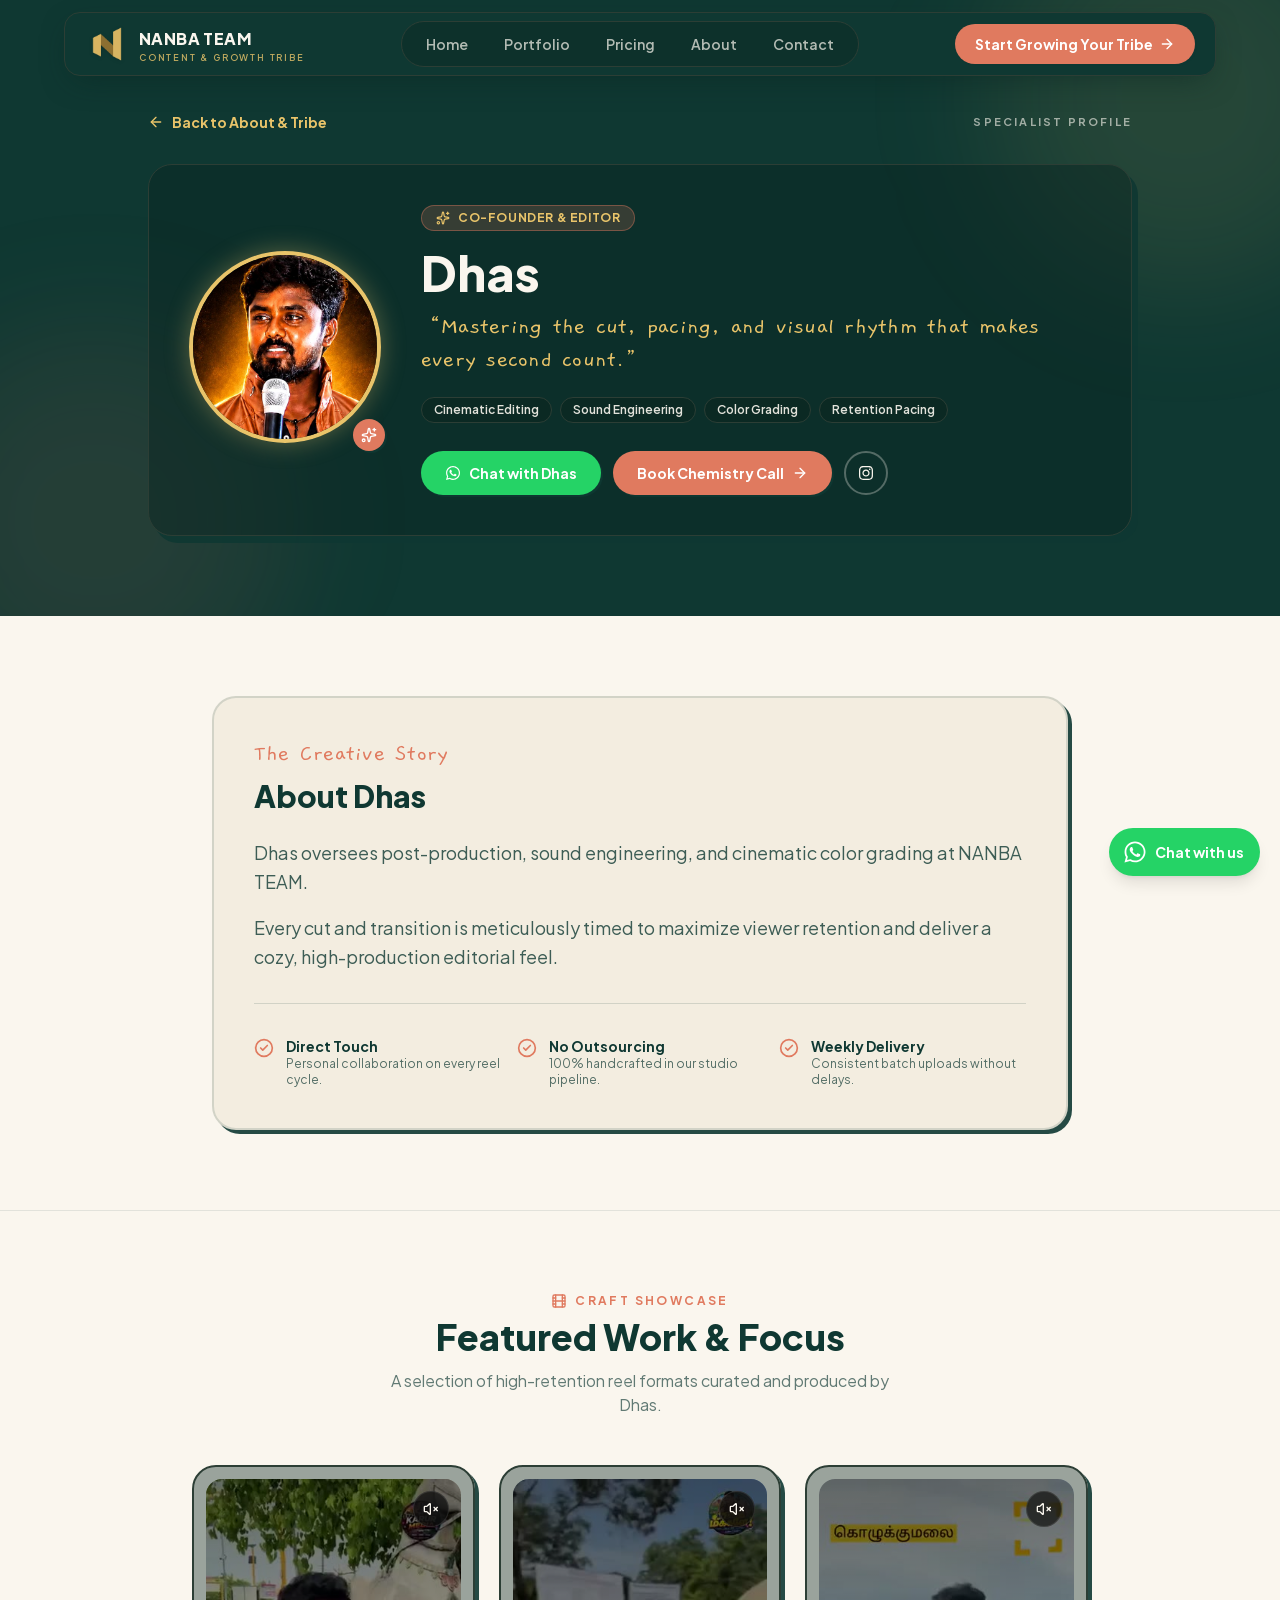
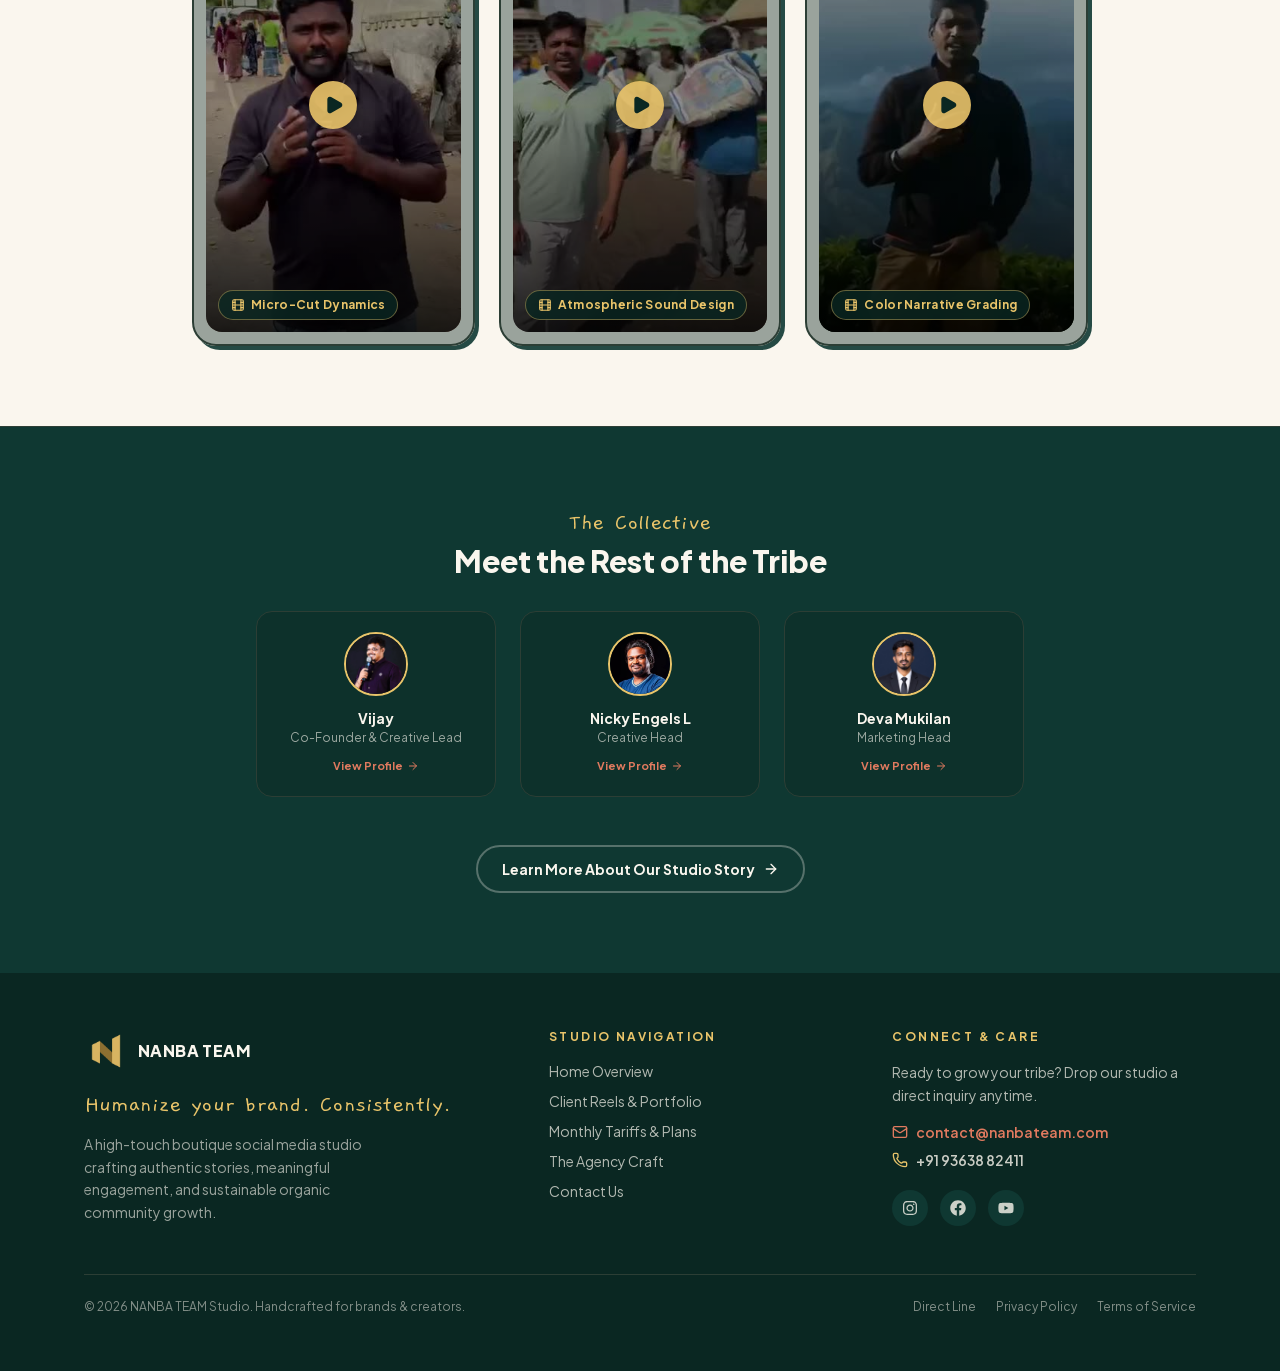
<file: team/dhas.html>
<!DOCTYPE html><html lang="en" class="gaegu_7c26d8f-module__zzpwxG__variable plus_jakarta_sans_e9451152-module__eMpaqG__variable h-full scroll-smooth antialiased overflow-x-clip"><head><meta charSet="utf-8"/><meta name="viewport" content="width=device-width, initial-scale=1"/><link rel="preload" href="/_next/static/media/02ab09f9d763c490-s.p.2z06xqu30airl.woff2" as="font" crossorigin="" type="font/woff2"/><link rel="preload" href="/_next/static/media/07f6361e5a7f80df-s.p.26av2_jsbqw2v.woff2" as="font" crossorigin="" type="font/woff2"/><link rel="preload" href="/_next/static/media/0889c66bad9b3c3b-s.p.3bu5-yd8kl91o.woff2" as="font" crossorigin="" type="font/woff2"/><link rel="preload" href="/_next/static/media/0be4ac5e39e9c602-s.p.1ew488432_xl1.woff2" as="font" crossorigin="" type="font/woff2"/><link rel="preload" href="/_next/static/media/0d9b096f9220bd2f-s.p.0mh0q1hdow45z.woff2" as="font" crossorigin="" type="font/woff2"/><link rel="preload" href="/_next/static/media/1ad3d68beda43b24-s.p.2brx1eskz0krx.woff2" as="font" crossorigin="" type="font/woff2"/><link rel="preload" href="/_next/static/media/1ee19894c821c06f-s.p.36zhr-3iyc0t_.woff2" as="font" crossorigin="" type="font/woff2"/><link rel="preload" href="/_next/static/media/202883325cd39b81-s.p.34hb9edh362c2.woff2" as="font" crossorigin="" type="font/woff2"/><link rel="preload" href="/_next/static/media/204f31b94d038ed8-s.p.2ocgn5f1t_rbs.woff2" as="font" crossorigin="" type="font/woff2"/><link rel="preload" href="/_next/static/media/20c699199e222389-s.p.2qbe9lbhqfc7x.woff2" as="font" crossorigin="" type="font/woff2"/><link rel="preload" href="/_next/static/media/21991a609c1e4f24-s.p.1x-bwd_pke8d1.woff2" as="font" crossorigin="" type="font/woff2"/><link rel="preload" href="/_next/static/media/2226ad673b3fc0f6-s.p.1l7dnuyk6zhsk.woff2" as="font" crossorigin="" type="font/woff2"/><link rel="preload" href="/_next/static/media/2348b8dc2aca3f08-s.p.18v5fvstyihp3.woff2" as="font" crossorigin="" type="font/woff2"/><link rel="preload" href="/_next/static/media/237cbc7a510357a4-s.p.1iu-ph6b7b-4t.woff2" as="font" crossorigin="" type="font/woff2"/><link rel="preload" href="/_next/static/media/2b2eb8324c5f676a-s.p.2213uwbx3dwca.woff2" as="font" crossorigin="" type="font/woff2"/><link rel="preload" href="/_next/static/media/2b9962b1a2496f46-s.p.17w4vje8-ipgt.woff2" as="font" crossorigin="" type="font/woff2"/><link rel="preload" href="/_next/static/media/31d5de0b6304925d-s.p.3h4ut7jubgzyn.woff2" as="font" crossorigin="" type="font/woff2"/><link rel="preload" href="/_next/static/media/388ed6884b939c78-s.p.39i7gisshnir0.woff2" as="font" crossorigin="" type="font/woff2"/><link rel="preload" href="/_next/static/media/39bf5d97aec1c546-s.p.06c_m0aisupbr.woff2" as="font" crossorigin="" type="font/woff2"/><link rel="preload" href="/_next/static/media/39cc94e2095c98c9-s.p.3ud9gf32vyxjr.woff2" as="font" crossorigin="" type="font/woff2"/><link rel="preload" href="/_next/static/media/3bafb67cb5db234f-s.p.0sein3sbia7yl.woff2" as="font" crossorigin="" type="font/woff2"/><link rel="preload" href="/_next/static/media/3fd9a1b1e379a4e3-s.p.2aq_x5zo8qukl.woff2" as="font" crossorigin="" type="font/woff2"/><link rel="preload" href="/_next/static/media/41756c35938a897b-s.p.3ij7sxvma5f83.woff2" as="font" crossorigin="" type="font/woff2"/><link rel="preload" href="/_next/static/media/44f842f7de634629-s.p.30w83po6pjqte.woff2" as="font" crossorigin="" type="font/woff2"/><link rel="preload" href="/_next/static/media/47696934a7570da2-s.p.1rtq36x7rz84k.woff2" as="font" crossorigin="" type="font/woff2"/><link rel="preload" href="/_next/static/media/4839acb9d141f772-s.p.3eb2uesbhz9fa.woff2" as="font" crossorigin="" type="font/woff2"/><link rel="preload" href="/_next/static/media/48a96dcb9690e60c-s.p.0c49pac54i1ry.woff2" as="font" crossorigin="" type="font/woff2"/><link rel="preload" href="/_next/static/media/4d2098fe38b52459-s.p.1-31cv4hlnr44.woff2" as="font" crossorigin="" type="font/woff2"/><link rel="preload" href="/_next/static/media/4edddecc9770748a-s.p.3b52kuw3s317p.woff2" as="font" crossorigin="" type="font/woff2"/><link rel="preload" href="/_next/static/media/4ef28ae728707c88-s.p.0hv5pa9fvdldx.woff2" as="font" crossorigin="" type="font/woff2"/><link rel="preload" href="/_next/static/media/510d904d59ba32cc-s.p.3wwjw6hl4fb2d.woff2" as="font" crossorigin="" type="font/woff2"/><link rel="preload" href="/_next/static/media/542b922a717396a8-s.p.00eqib7ed9sjx.woff2" as="font" crossorigin="" type="font/woff2"/><link rel="preload" href="/_next/static/media/54ff2b849676b7ad-s.p.0v1eac1x8dybe.woff2" as="font" crossorigin="" type="font/woff2"/><link rel="preload" href="/_next/static/media/551ad6335de14b6d-s.p.3axi0fmzhcr48.woff2" as="font" crossorigin="" type="font/woff2"/><link rel="preload" href="/_next/static/media/555f6c9779a6ea2f-s.p.008y3w7hox3jm.woff2" as="font" crossorigin="" type="font/woff2"/><link rel="preload" href="/_next/static/media/5e3de3e2d3980614-s.p.0q-k4db4rpss1.woff2" as="font" crossorigin="" type="font/woff2"/><link rel="preload" href="/_next/static/media/5fd7b71943441d3d-s.p.2bggcmk0jzdee.woff2" as="font" crossorigin="" type="font/woff2"/><link rel="preload" href="/_next/static/media/60e97c82bbf2656a-s.p.0ha4tyojtkydt.woff2" as="font" crossorigin="" type="font/woff2"/><link rel="preload" href="/_next/static/media/633700c5144cf57b-s.p.071i-7zxz9gi2.woff2" as="font" crossorigin="" type="font/woff2"/><link rel="preload" href="/_next/static/media/6859b2bc6353e7e0-s.p.2d4wovlvb57bc.woff2" as="font" crossorigin="" type="font/woff2"/><link rel="preload" href="/_next/static/media/70624fd140078077-s.p.23jkk6rr0_8fk.woff2" as="font" crossorigin="" type="font/woff2"/><link rel="preload" href="/_next/static/media/708ac5215e601874-s.p.1otlbanmpt5tq.woff2" as="font" crossorigin="" type="font/woff2"/><link rel="preload" href="/_next/static/media/740073afa6d6604a-s.p.1nbpk8-73d_oc.woff2" as="font" crossorigin="" type="font/woff2"/><link rel="preload" href="/_next/static/media/768b290376bb94a3-s.p.1oto7bq1wstw1.woff2" as="font" crossorigin="" type="font/woff2"/><link rel="preload" href="/_next/static/media/789ae921f9ad0c32-s.p.1hzfxwe0g_4r6.woff2" as="font" crossorigin="" type="font/woff2"/><link rel="preload" href="/_next/static/media/794e4d4a6de731ed-s.p.434e-nz-wzhqd.woff2" as="font" crossorigin="" type="font/woff2"/><link rel="preload" href="/_next/static/media/7a9067cce673902f-s.p.2vrfifoe5swj7.woff2" as="font" crossorigin="" type="font/woff2"/><link rel="preload" href="/_next/static/media/7a989262f8963453-s.p.3dgdp7v1qvdfw.woff2" as="font" crossorigin="" type="font/woff2"/><link rel="preload" href="/_next/static/media/7fd638b15ad3af69-s.p.2rtd4_em2kmrp.woff2" as="font" crossorigin="" type="font/woff2"/><link rel="preload" href="/_next/static/media/80acc2f9d1790aee-s.p.3p1t1rei93fh0.woff2" as="font" crossorigin="" type="font/woff2"/><link rel="preload" href="/_next/static/media/8a172900e148830b-s.p.2w3jr8on308z4.woff2" as="font" crossorigin="" type="font/woff2"/><link rel="preload" href="/_next/static/media/8a706fcd092647c2-s.p.3f42frf00l82t.woff2" as="font" crossorigin="" type="font/woff2"/><link rel="preload" href="/_next/static/media/8ac56e8155405d86-s.p.2bbg-70eaudbk.woff2" as="font" crossorigin="" type="font/woff2"/><link rel="preload" href="/_next/static/media/8dd9d9ccf770dc02-s.p.04cq_wu1aeppn.woff2" as="font" crossorigin="" type="font/woff2"/><link rel="preload" href="/_next/static/media/8f102ac0d216e63f-s.p.0c_kz8whdv8or.woff2" as="font" crossorigin="" type="font/woff2"/><link rel="preload" href="/_next/static/media/8f8866676db871eb-s.p.40j30xrne1tay.woff2" as="font" crossorigin="" type="font/woff2"/><link rel="preload" href="/_next/static/media/9001c6e9193bd339-s.p.08unp-5_f1nmc.woff2" as="font" crossorigin="" type="font/woff2"/><link rel="preload" href="/_next/static/media/90cc20c11ed8e383-s.p.0apishbt6ot2x.woff2" as="font" crossorigin="" type="font/woff2"/><link rel="preload" href="/_next/static/media/92a4078f473b310a-s.p.3fholbloho3ce.woff2" as="font" crossorigin="" type="font/woff2"/><link rel="preload" href="/_next/static/media/966bb41cb5a84927-s.p.099ncwluo1pwv.woff2" as="font" crossorigin="" type="font/woff2"/><link rel="preload" href="/_next/static/media/9a2b8e2c490f308b-s.p.1tz91wep1x4gt.woff2" as="font" crossorigin="" type="font/woff2"/><link rel="preload" href="/_next/static/media/a80e5595f83d8b55-s.p.141x3jy_o2s_c.woff2" as="font" crossorigin="" type="font/woff2"/><link rel="preload" href="/_next/static/media/a867e5c2eed94751-s.p.23t_b7b8id_jc.woff2" as="font" crossorigin="" type="font/woff2"/><link rel="preload" href="/_next/static/media/abb9471e6803e3b8-s.p.16wdtjxottyq5.woff2" as="font" crossorigin="" type="font/woff2"/><link rel="preload" href="/_next/static/media/ac24db6a9998d311-s.p.3k92o99w2r654.woff2" as="font" crossorigin="" type="font/woff2"/><link rel="preload" href="/_next/static/media/adcb0330ba1b733e-s.p.3e9hq8x9jcw5f.woff2" as="font" crossorigin="" type="font/woff2"/><link rel="preload" href="/_next/static/media/b16d1c0c05e32a60-s.p.3hmujwi2x_d30.woff2" as="font" crossorigin="" type="font/woff2"/><link rel="preload" href="/_next/static/media/b8e59591506d0376-s.p.3br1yix7oid_s.woff2" as="font" crossorigin="" type="font/woff2"/><link rel="preload" href="/_next/static/media/b9de63e0a9fe0cf2-s.p.0kjbuy1fntxbt.woff2" as="font" crossorigin="" type="font/woff2"/><link rel="preload" href="/_next/static/media/c0f41373200663e9-s.p.17cwfm6qvzrcp.woff2" as="font" crossorigin="" type="font/woff2"/><link rel="preload" href="/_next/static/media/c14643a64a206949-s.p.44vfzu3s8d0o-.woff2" as="font" crossorigin="" type="font/woff2"/><link rel="preload" href="/_next/static/media/c18b3b7a2b12e7e3-s.p.3mcuhpjyi5m-5.woff2" as="font" crossorigin="" type="font/woff2"/><link rel="preload" href="/_next/static/media/c3a2990550a35540-s.p.1jwaqtabaz-m1.woff2" as="font" crossorigin="" type="font/woff2"/><link rel="preload" href="/_next/static/media/c81cd2cb3833e14d-s.p.1a-mlleribx4n.woff2" as="font" crossorigin="" type="font/woff2"/><link rel="preload" href="/_next/static/media/c8913da47d88777c-s.p.2u7ia6dg59fw9.woff2" as="font" crossorigin="" type="font/woff2"/><link rel="preload" href="/_next/static/media/cb01828b1f2642c1-s.p.0er-mb7ckf2du.woff2" as="font" crossorigin="" type="font/woff2"/><link rel="preload" href="/_next/static/media/cd147e7610168de3-s.p.30ah9lebvhxwf.woff2" as="font" crossorigin="" type="font/woff2"/><link rel="preload" href="/_next/static/media/d409128fdf063a28-s.p.2nleos27rd6dz.woff2" as="font" crossorigin="" type="font/woff2"/><link rel="preload" href="/_next/static/media/d87a2a6770484bbb-s.p.44z_7ancu-y5w.woff2" as="font" crossorigin="" type="font/woff2"/><link rel="preload" href="/_next/static/media/d87fe24f77c16a44-s.p.2pxhm5vwfw62e.woff2" as="font" crossorigin="" type="font/woff2"/><link rel="preload" href="/_next/static/media/da58ab5d8c1bbfc4-s.p.30j5qaj7faer7.woff2" as="font" crossorigin="" type="font/woff2"/><link rel="preload" href="/_next/static/media/db7b7fd3abb88410-s.p.16kneh1k30jk1.woff2" as="font" crossorigin="" type="font/woff2"/><link rel="preload" href="/_next/static/media/e04cae570ef1238a-s.p.0rzafts9fhw6x.woff2" as="font" crossorigin="" type="font/woff2"/><link rel="preload" href="/_next/static/media/e1e2f928535adaaf-s.p.3gedjnv4zpaja.woff2" as="font" crossorigin="" type="font/woff2"/><link rel="preload" href="/_next/static/media/e2c8bcaf359549f0-s.p.40ou3re1-vfex.woff2" as="font" crossorigin="" type="font/woff2"/><link rel="preload" href="/_next/static/media/e6e2c050d15af498-s.p.3m5ws44fh70q_.woff2" as="font" crossorigin="" type="font/woff2"/><link rel="preload" href="/_next/static/media/ef928e3c69d1408e-s.p.1j8bi-_bymyuh.woff2" as="font" crossorigin="" type="font/woff2"/><link rel="preload" href="/_next/static/media/f4a375c7008cdc4c-s.p.2hn01u8byatk2.woff2" as="font" crossorigin="" type="font/woff2"/><link rel="preload" href="/_next/static/media/f757dc6152132153-s.p.1s9qu896-qyi0.woff2" as="font" crossorigin="" type="font/woff2"/><link rel="preload" href="/_next/static/media/fba5a26ea33df6a3-s.p.18rizl4rsrl42.woff2" as="font" crossorigin="" type="font/woff2"/><link rel="preload" href="/_next/static/media/ff517ff56ff3579f-s.p.3s8bii8asllhp.woff2" as="font" crossorigin="" type="font/woff2"/><link rel="preload" as="image" href="/logo.png"/><link rel="preload" href="/team/dhas-v2.jpg" as="image"/><link rel="preload" href="/team/vijay-v2.jpg" as="image"/><link rel="preload" href="/team/nicky.jpg" as="image"/><link rel="preload" href="/team/deva.jpg" as="image"/><link rel="stylesheet" href="/_next/static/chunks/14yj1wxo8a4u_.css" data-precedence="next"/><link rel="stylesheet" href="/_next/static/chunks/1jqpki2k0jgjv.css" data-precedence="next"/><link rel="preload" as="script" fetchPriority="low" href="/_next/static/chunks/3s6nzrbk-8mnv.js"/><script src="/_next/static/chunks/19mx3mg6lkumu.js" async=""></script><script src="/_next/static/chunks/3g4px251sg85e.js" async=""></script><script src="/_next/static/chunks/0tgjiok8t6d_n.js" async=""></script><script src="/_next/static/chunks/turbopack-2wgs7irzom57_.js" async=""></script><script src="/_next/static/chunks/0h2qsuyze9ds1.js" async=""></script><script src="/_next/static/chunks/1l3cyqqx0vgr6.js" async=""></script><script src="/_next/static/chunks/0z6h9trm30dgw.js" async=""></script><script src="/_next/static/chunks/1_kdzz48cb5_0.js" async=""></script><script src="/_next/static/chunks/3h_26hs5j9im_.js" async=""></script><title>Dhas — Co-Founder &amp; Editor | NANBA TEAM</title><meta name="description" content="Mastering the cut, pacing, and visual rhythm that makes every second count."/><link rel="canonical" href="https://www.nanbateam.com/team/dhas"/><meta property="og:title" content="Dhas — Co-Founder &amp; Editor | NANBA TEAM"/><meta property="og:description" content="Mastering the cut, pacing, and visual rhythm that makes every second count."/><meta property="og:url" content="https://www.nanbateam.com/team/dhas"/><meta property="og:site_name" content="NANBA TEAM"/><meta property="og:image" content="https://www.nanbateam.com/team/dhas-v2.jpg"/><meta property="og:image:alt" content="Dhas — Co-Founder &amp; Editor"/><meta property="og:type" content="profile"/><meta name="twitter:card" content="summary_large_image"/><meta name="twitter:title" content="Dhas — Co-Founder &amp; Editor | NANBA TEAM"/><meta name="twitter:description" content="Mastering the cut, pacing, and visual rhythm that makes every second count."/><meta name="twitter:image" content="https://www.nanbateam.com/team/dhas-v2.jpg"/><link rel="icon" href="/favicon.ico?favicon.1oj3ag_hqwmh9.ico" sizes="64x64" type="image/x-icon"/><link rel="icon" href="/icon.png?icon.25h7l8lnt34qs.png" sizes="512x512" type="image/png"/><meta name="next-size-adjust" content=""/><script src="/_next/static/chunks/0cz1d0mv5g_q7.js" noModule=""></script></head><body class="min-h-full flex flex-col overflow-x-hidden bg-brand-cream text-brand-teal font-sans selection:bg-brand-gold/40 pb-16 md:pb-0"><div hidden=""><!--$--><!--/$--></div><nav class="fixed top-0 inset-x-0 z-50 px-3 sm:px-4 pt-3"><div class="max-w-6xl mx-auto px-4 sm:px-5 h-14 md:h-16 flex items-center justify-center md:justify-between rounded-2xl bg-brand-teal border border-brand-border shadow-[0_10px_30px_-10px_rgba(10,39,34,0.6)]"><a class="flex items-center gap-2.5" href="/"><img alt="NANBA TEAM logo" width="44" height="44" decoding="async" data-nimg="1" class="w-10 h-10 md:w-11 md:h-11 object-contain drop-shadow" style="color:transparent" src="/logo.png"/><span class="leading-none"><span class="block text-brand-cream font-extrabold tracking-wide text-sm md:text-base">NANBA TEAM</span><span class="block text-brand-gold/80 text-[9px] font-semibold tracking-[0.2em] mt-0.5">CONTENT &amp; GROWTH TRIBE</span></span></a><div class="hidden md:flex items-center gap-1 bg-brand-dark/40 rounded-full px-2 py-1.5 border border-brand-border"><a class="px-4 py-1.5 rounded-full text-sm font-semibold transition-colors text-brand-cream/70 hover:text-brand-cream" href="/">Home</a><a class="px-4 py-1.5 rounded-full text-sm font-semibold transition-colors text-brand-cream/70 hover:text-brand-cream" href="/portfolio">Portfolio</a><a class="px-4 py-1.5 rounded-full text-sm font-semibold transition-colors text-brand-cream/70 hover:text-brand-cream" href="/pricing">Pricing</a><a class="px-4 py-1.5 rounded-full text-sm font-semibold transition-colors text-brand-cream/70 hover:text-brand-cream" href="/about">About</a><a class="px-4 py-1.5 rounded-full text-sm font-semibold transition-colors text-brand-cream/70 hover:text-brand-cream" href="/contact">Contact</a></div><a class="hidden md:inline-flex items-center gap-1.5 bg-brand-terracotta text-white text-sm font-bold px-4 lg:px-5 py-2.5 rounded-full hover:brightness-105 transition-all shadow-doodle-sm" href="/contact">Start Growing Your Tribe<svg xmlns="http://www.w3.org/2000/svg" width="24" height="24" viewBox="0 0 24 24" fill="none" stroke="currentColor" stroke-width="2" stroke-linecap="round" stroke-linejoin="round" class="lucide lucide-arrow-right w-4 h-4" aria-hidden="true"><path d="M5 12h14"></path><path d="m12 5 7 7-7 7"></path></svg></a></div></nav><main class="flex-1"><div class="bg-brand-cream text-brand-teal min-h-screen"><section class="bg-brand-teal text-brand-cream pt-24 md:pt-28 pb-16 md:pb-20 relative overflow-hidden"><div class="absolute -top-24 -right-24 w-96 h-96 rounded-full bg-brand-gold/10 blur-3xl pointer-events-none"></div><div class="absolute -bottom-24 -left-24 w-96 h-96 rounded-full bg-brand-terracotta/10 blur-3xl pointer-events-none"></div><div class="max-w-5xl mx-auto px-5 relative z-10"><div class="flex items-center justify-between gap-4 mb-8"><a class="inline-flex items-center gap-2 text-xs md:text-sm font-bold text-brand-gold hover:text-brand-cream transition-colors" href="/about"><svg xmlns="http://www.w3.org/2000/svg" width="24" height="24" viewBox="0 0 24 24" fill="none" stroke="currentColor" stroke-width="2" stroke-linecap="round" stroke-linejoin="round" class="lucide lucide-arrow-left w-4 h-4" aria-hidden="true"><path d="m12 19-7-7 7-7"></path><path d="M19 12H5"></path></svg> Back to About &amp; Tribe</a><span class="text-[11px] font-bold tracking-[0.2em] uppercase text-brand-cream/60">Specialist Profile</span></div><div class="bg-brand-dark/50 border border-brand-border rounded-3xl p-6 sm:p-8 md:p-10 shadow-doodle-lg"><div class="grid grid-cols-1 md:grid-cols-[auto_1fr] gap-8 md:gap-10 items-center"><div class="text-center md:text-left mx-auto md:mx-0"><div class="relative inline-block"><img src="/team/dhas-v2.jpg" alt="Dhas" class="w-32 h-32 sm:w-40 sm:h-40 md:w-48 md:h-48 rounded-full object-cover border-4 border-brand-gold shadow-glow-warm mx-auto"/><div class="absolute -bottom-2 -right-1 bg-brand-terracotta text-white rounded-full p-2 shadow-doodle-sm"><svg xmlns="http://www.w3.org/2000/svg" width="24" height="24" viewBox="0 0 24 24" fill="none" stroke="currentColor" stroke-width="2" stroke-linecap="round" stroke-linejoin="round" class="lucide lucide-sparkles lucide-stars w-4 h-4" aria-hidden="true"><path d="M11.017 2.814a1 1 0 0 1 1.966 0l1.051 5.558a2 2 0 0 0 1.594 1.594l5.558 1.051a1 1 0 0 1 0 1.966l-5.558 1.051a2 2 0 0 0-1.594 1.594l-1.051 5.558a1 1 0 0 1-1.966 0l-1.051-5.558a2 2 0 0 0-1.594-1.594l-5.558-1.051a1 1 0 0 1 0-1.966l5.558-1.051a2 2 0 0 0 1.594-1.594z"></path><path d="M20 2v4"></path><path d="M22 4h-4"></path><circle cx="4" cy="20" r="2"></circle></svg></div></div></div><div><div class="inline-flex items-center gap-2 px-3.5 py-1 rounded-full bg-brand-terracotta/20 border border-brand-terracotta/40 text-brand-gold text-xs font-bold uppercase tracking-wider mb-3"><svg xmlns="http://www.w3.org/2000/svg" width="24" height="24" viewBox="0 0 24 24" fill="none" stroke="currentColor" stroke-width="2" stroke-linecap="round" stroke-linejoin="round" class="lucide lucide-sparkles lucide-stars w-3.5 h-3.5" aria-hidden="true"><path d="M11.017 2.814a1 1 0 0 1 1.966 0l1.051 5.558a2 2 0 0 0 1.594 1.594l5.558 1.051a1 1 0 0 1 0 1.966l-5.558 1.051a2 2 0 0 0-1.594 1.594l-1.051 5.558a1 1 0 0 1-1.966 0l-1.051-5.558a2 2 0 0 0-1.594-1.594l-5.558-1.051a1 1 0 0 1 0-1.966l5.558-1.051a2 2 0 0 0 1.594-1.594z"></path><path d="M20 2v4"></path><path d="M22 4h-4"></path><circle cx="4" cy="20" r="2"></circle></svg>Co-Founder &amp; Editor</div><h1 class="text-3xl sm:text-4xl md:text-5xl font-extrabold text-brand-cream leading-tight">Dhas</h1><p class="font-hand text-brand-gold text-xl sm:text-2xl mt-2 leading-snug">“<!-- -->Mastering the cut, pacing, and visual rhythm that makes every second count.<!-- -->”</p><div class="mt-5 flex flex-wrap gap-2"><span class="text-xs font-semibold px-3 py-1 rounded-full bg-brand-dark/70 border border-brand-border text-brand-cream/90">Cinematic Editing</span><span class="text-xs font-semibold px-3 py-1 rounded-full bg-brand-dark/70 border border-brand-border text-brand-cream/90">Sound Engineering</span><span class="text-xs font-semibold px-3 py-1 rounded-full bg-brand-dark/70 border border-brand-border text-brand-cream/90">Color Grading</span><span class="text-xs font-semibold px-3 py-1 rounded-full bg-brand-dark/70 border border-brand-border text-brand-cream/90">Retention Pacing</span></div><div class="mt-7 flex flex-wrap items-center gap-3"><a href="https://wa.me/919363882411?text=Hi%20Dhas!%20I%20saw%20your%20profile%20on%20NANBA%20TEAM%20(nanbateam.com%2Fteam%2Fdhas)%20and%20would%20love%20to%20connect%20about%20content%20for%20my%20brand." target="_blank" rel="noopener noreferrer" class="inline-flex items-center gap-2 bg-[#25D366] hover:bg-[#20ba59] text-white font-bold px-6 py-3 rounded-full transition-all shadow-doodle-sm text-sm"><svg stroke="currentColor" fill="currentColor" stroke-width="0" viewBox="0 0 448 512" class="w-4 h-4" height="1em" width="1em" xmlns="http://www.w3.org/2000/svg"><path d="M380.9 97.1C339 55.1 283.2 32 223.9 32c-122.4 0-222 99.6-222 222 0 39.1 10.2 77.3 29.6 111L0 480l117.7-30.9c32.4 17.7 68.9 27 106.1 27h.1c122.3 0 224.1-99.6 224.1-222 0-59.3-25.2-115-67.1-157zm-157 341.6c-33.2 0-65.7-8.9-94-25.7l-6.7-4-69.8 18.3L72 359.2l-4.4-7c-18.5-29.4-28.2-63.3-28.2-98.2 0-101.7 82.8-184.5 184.6-184.5 49.3 0 95.6 19.2 130.4 54.1 34.8 34.9 56.2 81.2 56.1 130.5 0 101.8-84.9 184.6-186.6 184.6zm101.2-138.2c-5.5-2.8-32.8-16.2-37.9-18-5.1-1.9-8.8-2.8-12.5 2.8-3.7 5.6-14.3 18-17.6 21.8-3.2 3.7-6.5 4.2-12 1.4-32.6-16.3-54-29.1-75.5-66-5.7-9.8 5.7-9.1 16.3-30.3 1.8-3.7.9-6.9-.5-9.7-1.4-2.8-12.5-30.1-17.1-41.2-4.5-10.8-9.1-9.3-12.5-9.5-3.2-.2-6.9-.2-10.6-.2-3.7 0-9.7 1.4-14.8 6.9-5.1 5.6-19.4 19-19.4 46.3 0 27.3 19.9 53.7 22.6 57.4 2.8 3.7 39.1 59.7 94.8 83.8 35.2 15.2 49 16.5 66.6 13.9 10.7-1.6 32.8-13.4 37.4-26.4 4.6-13 4.6-24.1 3.2-26.4-1.3-2.5-5-3.9-10.5-6.6z"></path></svg>Chat with <!-- -->Dhas</a><a class="inline-flex items-center gap-2 bg-brand-terracotta hover:brightness-105 text-white font-bold px-6 py-3 rounded-full transition-all shadow-doodle-sm text-sm" href="/contact">Book Chemistry Call <svg xmlns="http://www.w3.org/2000/svg" width="24" height="24" viewBox="0 0 24 24" fill="none" stroke="currentColor" stroke-width="2" stroke-linecap="round" stroke-linejoin="round" class="lucide lucide-arrow-right w-4 h-4" aria-hidden="true"><path d="M5 12h14"></path><path d="m12 5 7 7-7 7"></path></svg></a><a href="https://instagram.com/nanbateam" target="_blank" rel="noopener noreferrer" aria-label="Instagram profile" class="w-11 h-11 rounded-full border-2 border-brand-cream/30 text-brand-cream hover:text-brand-gold hover:border-brand-gold flex items-center justify-center transition-all"><svg stroke="currentColor" fill="currentColor" stroke-width="0" viewBox="0 0 448 512" class="w-4 h-4" height="1em" width="1em" xmlns="http://www.w3.org/2000/svg"><path d="M224.1 141c-63.6 0-114.9 51.3-114.9 114.9s51.3 114.9 114.9 114.9S339 319.5 339 255.9 287.7 141 224.1 141zm0 189.6c-41.1 0-74.7-33.5-74.7-74.7s33.5-74.7 74.7-74.7 74.7 33.5 74.7 74.7-33.6 74.7-74.7 74.7zm146.4-194.3c0 14.9-12 26.8-26.8 26.8-14.9 0-26.8-12-26.8-26.8s12-26.8 26.8-26.8 26.8 12 26.8 26.8zm76.1 27.2c-1.7-35.9-9.9-67.7-36.2-93.9-26.2-26.2-58-34.4-93.9-36.2-37-2.1-147.9-2.1-184.9 0-35.8 1.7-67.6 9.9-93.9 36.1s-34.4 58-36.2 93.9c-2.1 37-2.1 147.9 0 184.9 1.7 35.9 9.9 67.7 36.2 93.9s58 34.4 93.9 36.2c37 2.1 147.9 2.1 184.9 0 35.9-1.7 67.7-9.9 93.9-36.2 26.2-26.2 34.4-58 36.2-93.9 2.1-37 2.1-147.8 0-184.8zM398.8 388c-7.8 19.6-22.9 34.7-42.6 42.6-29.5 11.7-99.5 9-132.1 9s-102.7 2.6-132.1-9c-19.6-7.8-34.7-22.9-42.6-42.6-11.7-29.5-9-99.5-9-132.1s-2.6-102.7 9-132.1c7.8-19.6 22.9-34.7 42.6-42.6 29.5-11.7 99.5-9 132.1-9s102.7-2.6 132.1 9c19.6 7.8 34.7 22.9 42.6 42.6 11.7 29.5 9 99.5 9 132.1s2.7 102.7-9 132.1z"></path></svg></a></div></div></div></div></div></section><section class="py-16 md:py-20 border-b border-brand-teal/10"><div class="max-w-4xl mx-auto px-5"><div class="bg-brand-kraft rounded-3xl p-6 sm:p-10 border-2 border-[#143f38]/15 shadow-doodle"><p class="font-hand text-brand-terracotta text-2xl mb-2">The Creative Story</p><h2 class="text-2xl sm:text-3xl font-extrabold text-brand-teal mb-6">About <!-- -->Dhas</h2><div class="space-y-4 text-brand-teal/80 text-base sm:text-lg leading-relaxed"><p>Dhas oversees post-production, sound engineering, and cinematic color grading at NANBA TEAM.</p><p>Every cut and transition is meticulously timed to maximize viewer retention and deliver a cozy, high-production editorial feel.</p></div><div class="mt-8 pt-8 border-t border-brand-teal/15 grid grid-cols-1 sm:grid-cols-3 gap-4"><div class="flex items-start gap-3"><svg xmlns="http://www.w3.org/2000/svg" width="24" height="24" viewBox="0 0 24 24" fill="none" stroke="currentColor" stroke-width="2" stroke-linecap="round" stroke-linejoin="round" class="lucide lucide-circle-check lucide-check-circle-2 w-5 h-5 text-brand-terracotta shrink-0 mt-0.5" aria-hidden="true"><circle cx="12" cy="12" r="10"></circle><path d="m16 9-5.5 5.5L8 12"></path></svg><div><p class="font-bold text-sm text-brand-teal">Direct Touch</p><p class="text-xs text-brand-teal/70">Personal collaboration on every reel cycle.</p></div></div><div class="flex items-start gap-3"><svg xmlns="http://www.w3.org/2000/svg" width="24" height="24" viewBox="0 0 24 24" fill="none" stroke="currentColor" stroke-width="2" stroke-linecap="round" stroke-linejoin="round" class="lucide lucide-circle-check lucide-check-circle-2 w-5 h-5 text-brand-terracotta shrink-0 mt-0.5" aria-hidden="true"><circle cx="12" cy="12" r="10"></circle><path d="m16 9-5.5 5.5L8 12"></path></svg><div><p class="font-bold text-sm text-brand-teal">No Outsourcing</p><p class="text-xs text-brand-teal/70">100% handcrafted in our studio pipeline.</p></div></div><div class="flex items-start gap-3"><svg xmlns="http://www.w3.org/2000/svg" width="24" height="24" viewBox="0 0 24 24" fill="none" stroke="currentColor" stroke-width="2" stroke-linecap="round" stroke-linejoin="round" class="lucide lucide-circle-check lucide-check-circle-2 w-5 h-5 text-brand-terracotta shrink-0 mt-0.5" aria-hidden="true"><circle cx="12" cy="12" r="10"></circle><path d="m16 9-5.5 5.5L8 12"></path></svg><div><p class="font-bold text-sm text-brand-teal">Weekly Delivery</p><p class="text-xs text-brand-teal/70">Consistent batch uploads without delays.</p></div></div></div></div></div></section><section class="py-16 md:py-20 bg-brand-cream"><div class="max-w-5xl mx-auto px-5"><div class="text-center mb-12"><div class="inline-flex items-center gap-2 text-xs font-bold tracking-[0.2em] text-brand-terracotta uppercase mb-2"><svg xmlns="http://www.w3.org/2000/svg" width="24" height="24" viewBox="0 0 24 24" fill="none" stroke="currentColor" stroke-width="2" stroke-linecap="round" stroke-linejoin="round" class="lucide lucide-film w-4 h-4" aria-hidden="true"><rect width="18" height="18" x="3" y="3" rx="2"></rect><path d="M7 3v18"></path><path d="M3 7.5h4"></path><path d="M3 12h18"></path><path d="M3 16.5h4"></path><path d="M17 3v18"></path><path d="M17 7.5h4"></path><path d="M17 16.5h4"></path></svg> CRAFT SHOWCASE</div><h2 class="text-3xl sm:text-4xl font-extrabold text-brand-teal">Featured Work &amp; Focus</h2><p class="text-brand-teal/65 mt-3 max-w-lg mx-auto text-sm sm:text-base">A selection of high-retention reel formats curated and produced by <!-- -->Dhas<!-- -->.</p></div><div class="grid grid-cols-1 sm:grid-cols-2 lg:grid-cols-3 gap-6 max-w-4xl mx-auto"><div class="group relative bg-brand-dark/40 border-2 border-brand-border rounded-3xl p-3 shadow-doodle hover:shadow-doodle-lg transition-all duration-300"><div class="relative aspect-[9/16] w-full rounded-2xl overflow-hidden bg-brand-dark cursor-pointer"><video src="/videos/reels/s2.mp4" poster="/videos/reels/s2.jpg" loop="" playsInline="" class="w-full h-full object-cover"></video><div class="absolute inset-0 bg-gradient-to-t from-black/80 via-transparent to-black/30 pointer-events-none"></div><div class="absolute top-3 right-3 flex items-center gap-2 z-10"><button aria-label="Unmute video" class="w-9 h-9 rounded-full bg-black/60 backdrop-blur-md text-brand-cream hover:text-brand-gold flex items-center justify-center transition-colors border border-white/10"><svg xmlns="http://www.w3.org/2000/svg" width="24" height="24" viewBox="0 0 24 24" fill="none" stroke="currentColor" stroke-width="2" stroke-linecap="round" stroke-linejoin="round" class="lucide lucide-volume-x w-4 h-4" aria-hidden="true"><path d="M11 4.702a.7.7 0 0 0-1.203-.498L6.413 7.587A1.4 1.4 0 0 1 5.416 8H3a1 1 0 0 0-1 1v6a1 1 0 0 0 1 1h2.416a1.4 1.4 0 0 1 .997.413l3.383 3.384A.7.7 0 0 0 11 19.298z"></path><path d="m16.5 14.5 5-5"></path><path d="m16.5 9.5 5 5"></path></svg></button></div><div class="absolute bottom-3 inset-x-3 pointer-events-none"><span class="inline-flex items-center gap-1.5 px-3 py-1.5 rounded-full bg-brand-dark/80 backdrop-blur-md border border-brand-gold/40 text-brand-gold text-xs font-bold tracking-wide"><svg xmlns="http://www.w3.org/2000/svg" width="24" height="24" viewBox="0 0 24 24" fill="none" stroke="currentColor" stroke-width="2" stroke-linecap="round" stroke-linejoin="round" class="lucide lucide-film w-3.5 h-3.5" aria-hidden="true"><rect width="18" height="18" x="3" y="3" rx="2"></rect><path d="M7 3v18"></path><path d="M3 7.5h4"></path><path d="M3 12h18"></path><path d="M3 16.5h4"></path><path d="M17 3v18"></path><path d="M17 7.5h4"></path><path d="M17 16.5h4"></path></svg>Micro-Cut Dynamics</span></div></div></div><div class="group relative bg-brand-dark/40 border-2 border-brand-border rounded-3xl p-3 shadow-doodle hover:shadow-doodle-lg transition-all duration-300"><div class="relative aspect-[9/16] w-full rounded-2xl overflow-hidden bg-brand-dark cursor-pointer"><video src="/videos/reels/s6.mp4" poster="/videos/reels/s6.jpg" loop="" playsInline="" class="w-full h-full object-cover"></video><div class="absolute inset-0 bg-gradient-to-t from-black/80 via-transparent to-black/30 pointer-events-none"></div><div class="absolute top-3 right-3 flex items-center gap-2 z-10"><button aria-label="Unmute video" class="w-9 h-9 rounded-full bg-black/60 backdrop-blur-md text-brand-cream hover:text-brand-gold flex items-center justify-center transition-colors border border-white/10"><svg xmlns="http://www.w3.org/2000/svg" width="24" height="24" viewBox="0 0 24 24" fill="none" stroke="currentColor" stroke-width="2" stroke-linecap="round" stroke-linejoin="round" class="lucide lucide-volume-x w-4 h-4" aria-hidden="true"><path d="M11 4.702a.7.7 0 0 0-1.203-.498L6.413 7.587A1.4 1.4 0 0 1 5.416 8H3a1 1 0 0 0-1 1v6a1 1 0 0 0 1 1h2.416a1.4 1.4 0 0 1 .997.413l3.383 3.384A.7.7 0 0 0 11 19.298z"></path><path d="m16.5 14.5 5-5"></path><path d="m16.5 9.5 5 5"></path></svg></button></div><div class="absolute bottom-3 inset-x-3 pointer-events-none"><span class="inline-flex items-center gap-1.5 px-3 py-1.5 rounded-full bg-brand-dark/80 backdrop-blur-md border border-brand-gold/40 text-brand-gold text-xs font-bold tracking-wide"><svg xmlns="http://www.w3.org/2000/svg" width="24" height="24" viewBox="0 0 24 24" fill="none" stroke="currentColor" stroke-width="2" stroke-linecap="round" stroke-linejoin="round" class="lucide lucide-film w-3.5 h-3.5" aria-hidden="true"><rect width="18" height="18" x="3" y="3" rx="2"></rect><path d="M7 3v18"></path><path d="M3 7.5h4"></path><path d="M3 12h18"></path><path d="M3 16.5h4"></path><path d="M17 3v18"></path><path d="M17 7.5h4"></path><path d="M17 16.5h4"></path></svg>Atmospheric Sound Design</span></div></div></div><div class="group relative bg-brand-dark/40 border-2 border-brand-border rounded-3xl p-3 shadow-doodle hover:shadow-doodle-lg transition-all duration-300"><div class="relative aspect-[9/16] w-full rounded-2xl overflow-hidden bg-brand-dark cursor-pointer"><video src="/videos/reels/s10.mp4" poster="/videos/reels/s10.jpg" loop="" playsInline="" class="w-full h-full object-cover"></video><div class="absolute inset-0 bg-gradient-to-t from-black/80 via-transparent to-black/30 pointer-events-none"></div><div class="absolute top-3 right-3 flex items-center gap-2 z-10"><button aria-label="Unmute video" class="w-9 h-9 rounded-full bg-black/60 backdrop-blur-md text-brand-cream hover:text-brand-gold flex items-center justify-center transition-colors border border-white/10"><svg xmlns="http://www.w3.org/2000/svg" width="24" height="24" viewBox="0 0 24 24" fill="none" stroke="currentColor" stroke-width="2" stroke-linecap="round" stroke-linejoin="round" class="lucide lucide-volume-x w-4 h-4" aria-hidden="true"><path d="M11 4.702a.7.7 0 0 0-1.203-.498L6.413 7.587A1.4 1.4 0 0 1 5.416 8H3a1 1 0 0 0-1 1v6a1 1 0 0 0 1 1h2.416a1.4 1.4 0 0 1 .997.413l3.383 3.384A.7.7 0 0 0 11 19.298z"></path><path d="m16.5 14.5 5-5"></path><path d="m16.5 9.5 5 5"></path></svg></button></div><div class="absolute bottom-3 inset-x-3 pointer-events-none"><span class="inline-flex items-center gap-1.5 px-3 py-1.5 rounded-full bg-brand-dark/80 backdrop-blur-md border border-brand-gold/40 text-brand-gold text-xs font-bold tracking-wide"><svg xmlns="http://www.w3.org/2000/svg" width="24" height="24" viewBox="0 0 24 24" fill="none" stroke="currentColor" stroke-width="2" stroke-linecap="round" stroke-linejoin="round" class="lucide lucide-film w-3.5 h-3.5" aria-hidden="true"><rect width="18" height="18" x="3" y="3" rx="2"></rect><path d="M7 3v18"></path><path d="M3 7.5h4"></path><path d="M3 12h18"></path><path d="M3 16.5h4"></path><path d="M17 3v18"></path><path d="M17 7.5h4"></path><path d="M17 16.5h4"></path></svg>Color Narrative Grading</span></div></div></div></div></div></section><section class="py-16 md:py-20 bg-brand-teal text-brand-cream border-t border-brand-border"><div class="max-w-5xl mx-auto px-5 text-center"><p class="font-hand text-brand-gold text-2xl">The Collective</p><h2 class="text-2xl sm:text-3xl font-extrabold text-brand-cream mt-1 mb-8">Meet the Rest of the Tribe</h2><div class="grid grid-cols-1 sm:grid-cols-3 gap-6 max-w-3xl mx-auto"><a class="group bg-brand-dark/40 border border-brand-border rounded-2xl p-5 hover:border-brand-gold transition-all duration-300 block text-center" href="/team/vijay"><img src="/team/vijay-v2.jpg" alt="Vijay" class="w-16 h-16 rounded-full object-cover border-2 border-brand-gold mx-auto mb-3 group-hover:scale-105 transition-transform"/><h3 class="font-bold text-brand-cream group-hover:text-brand-gold text-sm transition-colors">Vijay</h3><p class="text-brand-cream/60 text-xs mt-0.5">Co-Founder &amp; Creative Lead</p><span class="inline-flex items-center gap-1 text-[11px] font-bold text-brand-terracotta mt-3 group-hover:underline">View Profile <svg xmlns="http://www.w3.org/2000/svg" width="24" height="24" viewBox="0 0 24 24" fill="none" stroke="currentColor" stroke-width="2" stroke-linecap="round" stroke-linejoin="round" class="lucide lucide-arrow-right w-3 h-3" aria-hidden="true"><path d="M5 12h14"></path><path d="m12 5 7 7-7 7"></path></svg></span></a><a class="group bg-brand-dark/40 border border-brand-border rounded-2xl p-5 hover:border-brand-gold transition-all duration-300 block text-center" href="/team/nicky"><img src="/team/nicky.jpg" alt="Nicky Engels L" class="w-16 h-16 rounded-full object-cover border-2 border-brand-gold mx-auto mb-3 group-hover:scale-105 transition-transform"/><h3 class="font-bold text-brand-cream group-hover:text-brand-gold text-sm transition-colors">Nicky Engels L</h3><p class="text-brand-cream/60 text-xs mt-0.5">Creative Head</p><span class="inline-flex items-center gap-1 text-[11px] font-bold text-brand-terracotta mt-3 group-hover:underline">View Profile <svg xmlns="http://www.w3.org/2000/svg" width="24" height="24" viewBox="0 0 24 24" fill="none" stroke="currentColor" stroke-width="2" stroke-linecap="round" stroke-linejoin="round" class="lucide lucide-arrow-right w-3 h-3" aria-hidden="true"><path d="M5 12h14"></path><path d="m12 5 7 7-7 7"></path></svg></span></a><a class="group bg-brand-dark/40 border border-brand-border rounded-2xl p-5 hover:border-brand-gold transition-all duration-300 block text-center" href="/team/deva-mukilan"><img src="/team/deva.jpg" alt="Deva Mukilan" class="w-16 h-16 rounded-full object-cover border-2 border-brand-gold mx-auto mb-3 group-hover:scale-105 transition-transform"/><h3 class="font-bold text-brand-cream group-hover:text-brand-gold text-sm transition-colors">Deva Mukilan</h3><p class="text-brand-cream/60 text-xs mt-0.5">Marketing Head</p><span class="inline-flex items-center gap-1 text-[11px] font-bold text-brand-terracotta mt-3 group-hover:underline">View Profile <svg xmlns="http://www.w3.org/2000/svg" width="24" height="24" viewBox="0 0 24 24" fill="none" stroke="currentColor" stroke-width="2" stroke-linecap="round" stroke-linejoin="round" class="lucide lucide-arrow-right w-3 h-3" aria-hidden="true"><path d="M5 12h14"></path><path d="m12 5 7 7-7 7"></path></svg></span></a></div><div class="mt-12"><a class="inline-flex items-center gap-2 border-2 border-brand-cream/30 text-brand-cream font-bold px-6 py-3 rounded-full hover:bg-brand-cream/10 transition-colors text-sm" href="/about">Learn More About Our Studio Story <svg xmlns="http://www.w3.org/2000/svg" width="24" height="24" viewBox="0 0 24 24" fill="none" stroke="currentColor" stroke-width="2" stroke-linecap="round" stroke-linejoin="round" class="lucide lucide-arrow-right w-4 h-4" aria-hidden="true"><path d="M5 12h14"></path><path d="m12 5 7 7-7 7"></path></svg></a></div></div></section></div><!--$--><!--/$--></main><footer class="bg-brand-dark text-brand-cream"><div class="max-w-6xl mx-auto px-5 py-14"><div class="grid gap-10 md:grid-cols-[1.4fr_1fr_1fr]"><div><div class="flex items-center gap-2.5 mb-4"><img alt="NANBA TEAM logo" loading="lazy" width="44" height="44" decoding="async" data-nimg="1" class="w-11 h-11 object-contain" style="color:transparent" src="/logo.png"/><span class="font-extrabold tracking-wide">NANBA TEAM</span></div><p class="font-hand text-brand-gold text-2xl mb-3">Humanize your brand. Consistently.</p><p class="text-brand-cream/60 text-sm max-w-xs leading-relaxed">A high-touch boutique social media studio crafting authentic stories, meaningful engagement, and sustainable organic community growth.</p></div><div><h4 class="text-xs font-bold tracking-[0.2em] text-brand-gold mb-4">STUDIO NAVIGATION</h4><ul class="space-y-2.5 text-sm text-brand-cream/70"><li><a class="hover:text-brand-cream" href="/">Home Overview</a></li><li><a class="hover:text-brand-cream" href="/portfolio">Client Reels &amp; Portfolio</a></li><li><a class="hover:text-brand-cream" href="/pricing">Monthly Tariffs &amp; Plans</a></li><li><a class="hover:text-brand-cream" href="/about">The Agency Craft</a></li><li><a class="hover:text-brand-cream" href="/contact">Contact Us</a></li></ul></div><div><h4 class="text-xs font-bold tracking-[0.2em] text-brand-gold mb-4">CONNECT &amp; CARE</h4><p class="text-sm text-brand-cream/70 mb-4 leading-relaxed">Ready to grow your tribe? Drop our studio a direct inquiry anytime.</p><a href="mailto:contact@nanbateam.com" class="flex items-center gap-2 text-brand-terracotta font-semibold text-sm mb-2 hover:brightness-110"><svg xmlns="http://www.w3.org/2000/svg" width="24" height="24" viewBox="0 0 24 24" fill="none" stroke="currentColor" stroke-width="2" stroke-linecap="round" stroke-linejoin="round" class="lucide lucide-mail w-4 h-4" aria-hidden="true"><path d="m22 7-8.991 5.727a2 2 0 0 1-2.009 0L2 7"></path><rect x="2" y="4" width="20" height="16" rx="2"></rect></svg>contact@nanbateam.com</a><a href="tel:+919363882411" class="flex items-center gap-2 text-brand-cream/80 font-semibold text-sm mb-5 hover:text-brand-cream"><svg xmlns="http://www.w3.org/2000/svg" width="24" height="24" viewBox="0 0 24 24" fill="none" stroke="currentColor" stroke-width="2" stroke-linecap="round" stroke-linejoin="round" class="lucide lucide-phone w-4 h-4 text-brand-gold" aria-hidden="true"><path d="M13.832 16.568a1 1 0 0 0 1.213-.303l.355-.465A2 2 0 0 1 17 15h3a2 2 0 0 1 2 2v3a2 2 0 0 1-2 2A18 18 0 0 1 2 4a2 2 0 0 1 2-2h3a2 2 0 0 1 2 2v3a2 2 0 0 1-.8 1.6l-.468.351a1 1 0 0 0-.292 1.233 14 14 0 0 0 6.392 6.384"></path></svg>+91 93638 82411</a><div class="flex gap-3"><a href="https://instagram.com/nanbateam" target="_blank" rel="noopener noreferrer" class="w-9 h-9 rounded-full bg-brand-teal flex items-center justify-center text-brand-cream/80 hover:bg-brand-terracotta hover:text-white transition-colors"><svg stroke="currentColor" fill="currentColor" stroke-width="0" viewBox="0 0 448 512" class="w-4 h-4" height="1em" width="1em" xmlns="http://www.w3.org/2000/svg"><path d="M224.1 141c-63.6 0-114.9 51.3-114.9 114.9s51.3 114.9 114.9 114.9S339 319.5 339 255.9 287.7 141 224.1 141zm0 189.6c-41.1 0-74.7-33.5-74.7-74.7s33.5-74.7 74.7-74.7 74.7 33.5 74.7 74.7-33.6 74.7-74.7 74.7zm146.4-194.3c0 14.9-12 26.8-26.8 26.8-14.9 0-26.8-12-26.8-26.8s12-26.8 26.8-26.8 26.8 12 26.8 26.8zm76.1 27.2c-1.7-35.9-9.9-67.7-36.2-93.9-26.2-26.2-58-34.4-93.9-36.2-37-2.1-147.9-2.1-184.9 0-35.8 1.7-67.6 9.9-93.9 36.1s-34.4 58-36.2 93.9c-2.1 37-2.1 147.9 0 184.9 1.7 35.9 9.9 67.7 36.2 93.9s58 34.4 93.9 36.2c37 2.1 147.9 2.1 184.9 0 35.9-1.7 67.7-9.9 93.9-36.2 26.2-26.2 34.4-58 36.2-93.9 2.1-37 2.1-147.8 0-184.8zM398.8 388c-7.8 19.6-22.9 34.7-42.6 42.6-29.5 11.7-99.5 9-132.1 9s-102.7 2.6-132.1-9c-19.6-7.8-34.7-22.9-42.6-42.6-11.7-29.5-9-99.5-9-132.1s-2.6-102.7 9-132.1c7.8-19.6 22.9-34.7 42.6-42.6 29.5-11.7 99.5-9 132.1-9s102.7-2.6 132.1 9c19.6 7.8 34.7 22.9 42.6 42.6 11.7 29.5 9 99.5 9 132.1s2.7 102.7-9 132.1z"></path></svg></a><a href="https://facebook.com/nanbateam" target="_blank" rel="noopener noreferrer" class="w-9 h-9 rounded-full bg-brand-teal flex items-center justify-center text-brand-cream/80 hover:bg-brand-terracotta hover:text-white transition-colors"><svg stroke="currentColor" fill="currentColor" stroke-width="0" viewBox="0 0 512 512" class="w-4 h-4" height="1em" width="1em" xmlns="http://www.w3.org/2000/svg"><path d="M504 256C504 119 393 8 256 8S8 119 8 256c0 123.78 90.69 226.38 209.25 245V327.69h-63V256h63v-54.64c0-62.15 37-96.48 93.67-96.48 27.14 0 55.52 4.84 55.52 4.84v61h-31.28c-30.8 0-40.41 19.12-40.41 38.73V256h68.78l-11 71.69h-57.78V501C413.31 482.38 504 379.78 504 256z"></path></svg></a><a href="https://youtube.com/@nanbateam" target="_blank" rel="noopener noreferrer" class="w-9 h-9 rounded-full bg-brand-teal flex items-center justify-center text-brand-cream/80 hover:bg-brand-terracotta hover:text-white transition-colors"><svg stroke="currentColor" fill="currentColor" stroke-width="0" viewBox="0 0 576 512" class="w-4 h-4" height="1em" width="1em" xmlns="http://www.w3.org/2000/svg"><path d="M549.655 124.083c-6.281-23.65-24.787-42.276-48.284-48.597C458.781 64 288 64 288 64S117.22 64 74.629 75.486c-23.497 6.322-42.003 24.947-48.284 48.597-11.412 42.867-11.412 132.305-11.412 132.305s0 89.438 11.412 132.305c6.281 23.65 24.787 41.5 48.284 47.821C117.22 448 288 448 288 448s170.78 0 213.371-11.486c23.497-6.321 42.003-24.171 48.284-47.821 11.412-42.867 11.412-132.305 11.412-132.305s0-89.438-11.412-132.305zm-317.51 213.508V175.185l142.739 81.205-142.739 81.201z"></path></svg></a></div></div></div><div class="mt-12 pt-6 border-t border-brand-border flex flex-col sm:flex-row items-center justify-between gap-3 text-xs text-brand-cream/50"><p>© <!-- -->2026<!-- --> <!-- -->NANBA TEAM<!-- --> Studio. Handcrafted for brands &amp; creators.</p><div class="flex gap-5"><a class="hover:text-brand-cream" href="/contact">Direct Line</a><a class="hover:text-brand-cream" href="/privacy">Privacy Policy</a><a class="hover:text-brand-cream" href="/terms">Terms of Service</a></div></div></div></footer><button aria-label="Chat on WhatsApp" class="fixed bottom-[4.75rem] right-4 md:bottom-6 md:right-5 z-40 flex items-center gap-2 bg-[#25D366] text-white font-bold rounded-full pl-3.5 pr-4 py-3 shadow-lg hover:brightness-105 hover:scale-105 transition-all animate-pulse-ring"><svg stroke="currentColor" fill="currentColor" stroke-width="0" viewBox="0 0 448 512" class="w-6 h-6" height="1em" width="1em" xmlns="http://www.w3.org/2000/svg"><path d="M380.9 97.1C339 55.1 283.2 32 223.9 32c-122.4 0-222 99.6-222 222 0 39.1 10.2 77.3 29.6 111L0 480l117.7-30.9c32.4 17.7 68.9 27 106.1 27h.1c122.3 0 224.1-99.6 224.1-222 0-59.3-25.2-115-67.1-157zm-157 341.6c-33.2 0-65.7-8.9-94-25.7l-6.7-4-69.8 18.3L72 359.2l-4.4-7c-18.5-29.4-28.2-63.3-28.2-98.2 0-101.7 82.8-184.5 184.6-184.5 49.3 0 95.6 19.2 130.4 54.1 34.8 34.9 56.2 81.2 56.1 130.5 0 101.8-84.9 184.6-186.6 184.6zm101.2-138.2c-5.5-2.8-32.8-16.2-37.9-18-5.1-1.9-8.8-2.8-12.5 2.8-3.7 5.6-14.3 18-17.6 21.8-3.2 3.7-6.5 4.2-12 1.4-32.6-16.3-54-29.1-75.5-66-5.7-9.8 5.7-9.1 16.3-30.3 1.8-3.7.9-6.9-.5-9.7-1.4-2.8-12.5-30.1-17.1-41.2-4.5-10.8-9.1-9.3-12.5-9.5-3.2-.2-6.9-.2-10.6-.2-3.7 0-9.7 1.4-14.8 6.9-5.1 5.6-19.4 19-19.4 46.3 0 27.3 19.9 53.7 22.6 57.4 2.8 3.7 39.1 59.7 94.8 83.8 35.2 15.2 49 16.5 66.6 13.9 10.7-1.6 32.8-13.4 37.4-26.4 4.6-13 4.6-24.1 3.2-26.4-1.3-2.5-5-3.9-10.5-6.6z"></path></svg><span class="hidden sm:inline text-sm">Chat with us</span></button><nav class="md:hidden fixed bottom-0 inset-x-0 z-50 bg-brand-teal border-t border-brand-border shadow-[0_-8px_24px_-12px_rgba(10,39,34,0.8)]" style="padding-bottom:env(safe-area-inset-bottom)"><ul class="grid grid-cols-5 px-1 py-1.5"><li class="min-w-0"><a class="flex flex-col items-center gap-0.5 py-1.5 rounded-xl text-[10px] font-semibold transition-colors text-brand-cream/60 hover:text-brand-cream" href="/"><span class="flex items-center justify-center w-9 h-7 rounded-full transition-colors "><svg xmlns="http://www.w3.org/2000/svg" width="24" height="24" viewBox="0 0 24 24" fill="none" stroke="currentColor" stroke-width="2" stroke-linecap="round" stroke-linejoin="round" class="lucide lucide-house lucide-home w-5 h-5" aria-hidden="true"><path d="M15 21v-8a1 1 0 0 0-1-1h-4a1 1 0 0 0-1 1v8"></path><path d="M3 10a2 2 0 0 1 .709-1.528l7-6a2 2 0 0 1 2.582 0l7 6A2 2 0 0 1 21 10v9a2 2 0 0 1-2 2H5a2 2 0 0 1-2-2z"></path></svg></span>Home</a></li><li class="min-w-0"><a class="flex flex-col items-center gap-0.5 py-1.5 rounded-xl text-[10px] font-semibold transition-colors text-brand-cream/60 hover:text-brand-cream" href="/portfolio"><span class="flex items-center justify-center w-9 h-7 rounded-full transition-colors "><svg xmlns="http://www.w3.org/2000/svg" width="24" height="24" viewBox="0 0 24 24" fill="none" stroke="currentColor" stroke-width="2" stroke-linecap="round" stroke-linejoin="round" class="lucide lucide-clapperboard w-5 h-5" aria-hidden="true"><path d="m12.296 3.464 3.02 3.956"></path><path d="M20.2 6 3 11l-.9-2.4c-.3-1.1.3-2.2 1.3-2.5l13.5-4c1.1-.3 2.2.3 2.5 1.3z"></path><path d="M3 11h18v8a2 2 0 0 1-2 2H5a2 2 0 0 1-2-2z"></path><path d="m6.18 5.276 3.1 3.899"></path></svg></span>Reels</a></li><li class="min-w-0"><a class="flex flex-col items-center gap-0.5 py-1.5 rounded-xl text-[10px] font-semibold transition-colors text-brand-cream/60 hover:text-brand-cream" href="/pricing"><span class="flex items-center justify-center w-9 h-7 rounded-full transition-colors "><svg xmlns="http://www.w3.org/2000/svg" width="24" height="24" viewBox="0 0 24 24" fill="none" stroke="currentColor" stroke-width="2" stroke-linecap="round" stroke-linejoin="round" class="lucide lucide-tag w-5 h-5" aria-hidden="true"><path d="M12.586 2.586A2 2 0 0 0 11.172 2H4a2 2 0 0 0-2 2v7.172a2 2 0 0 0 .586 1.414l8.704 8.704a2.426 2.426 0 0 0 3.42 0l6.58-6.58a2.426 2.426 0 0 0 0-3.42z"></path><circle cx="7.5" cy="7.5" r=".5" fill="currentColor"></circle></svg></span>Pricing</a></li><li class="min-w-0"><a class="flex flex-col items-center gap-0.5 py-1.5 rounded-xl text-[10px] font-semibold transition-colors text-brand-cream/60 hover:text-brand-cream" href="/about"><span class="flex items-center justify-center w-9 h-7 rounded-full transition-colors "><svg xmlns="http://www.w3.org/2000/svg" width="24" height="24" viewBox="0 0 24 24" fill="none" stroke="currentColor" stroke-width="2" stroke-linecap="round" stroke-linejoin="round" class="lucide lucide-users w-5 h-5" aria-hidden="true"><path d="M16 21v-2a4 4 0 0 0-4-4H6a4 4 0 0 0-4 4v2"></path><path d="M16 3.128a4 4 0 0 1 0 7.744"></path><path d="M22 21v-2a4 4 0 0 0-3-3.87"></path><circle cx="9" cy="7" r="4"></circle></svg></span>About</a></li><li class="min-w-0"><a class="flex flex-col items-center gap-0.5 py-1.5 rounded-xl text-[10px] font-semibold transition-colors text-brand-cream/60 hover:text-brand-cream" href="/contact"><span class="flex items-center justify-center w-9 h-7 rounded-full transition-colors "><svg xmlns="http://www.w3.org/2000/svg" width="24" height="24" viewBox="0 0 24 24" fill="none" stroke="currentColor" stroke-width="2" stroke-linecap="round" stroke-linejoin="round" class="lucide lucide-message-circle w-5 h-5" aria-hidden="true"><path d="M2.992 16.342a2 2 0 0 1 .094 1.167l-1.065 3.29a1 1 0 0 0 1.236 1.168l3.413-.998a2 2 0 0 1 1.099.092 10 10 0 1 0-4.777-4.719"></path></svg></span>Contact</a></li></ul></nav><script src="/_next/static/chunks/3s6nzrbk-8mnv.js" id="_R_" async=""></script><script>(self.__next_f=self.__next_f||[]).push([0])</script><script>self.__next_f.push([1,"1:\"$Sreact.fragment\"\n2:I[45678,[\"/_next/static/chunks/0h2qsuyze9ds1.js\",\"/_next/static/chunks/1l3cyqqx0vgr6.js\",\"/_next/static/chunks/0z6h9trm30dgw.js\",\"/_next/static/chunks/1_kdzz48cb5_0.js\"],\"default\"]\n3:I[39756,[\"/_next/static/chunks/0h2qsuyze9ds1.js\",\"/_next/static/chunks/1l3cyqqx0vgr6.js\",\"/_next/static/chunks/0z6h9trm30dgw.js\",\"/_next/static/chunks/1_kdzz48cb5_0.js\"],\"default\"]\n4:I[37457,[\"/_next/static/chunks/0h2qsuyze9ds1.js\",\"/_next/static/chunks/1l3cyqqx0vgr6.js\",\"/_next/static/chunks/0z6h9trm30dgw.js\",\"/_next/static/chunks/1_kdzz48cb5_0.js\"],\"default\"]\n5:I[85437,[\"/_next/static/chunks/0h2qsuyze9ds1.js\",\"/_next/static/chunks/1l3cyqqx0vgr6.js\",\"/_next/static/chunks/0z6h9trm30dgw.js\",\"/_next/static/chunks/1_kdzz48cb5_0.js\"],\"Image\"]\n6:I[22016,[\"/_next/static/chunks/0h2qsuyze9ds1.js\",\"/_next/static/chunks/1l3cyqqx0vgr6.js\",\"/_next/static/chunks/0z6h9trm30dgw.js\",\"/_next/static/chunks/1_kdzz48cb5_0.js\",\"/_next/static/chunks/3h_26hs5j9im_.js\"],\"\"]\n13:I[68027,[\"/_next/static/chunks/0h2qsuyze9ds1.js\",\"/_next/static/chunks/1l3cyqqx0vgr6.js\",\"/_next/static/chunks/0z6h9trm30dgw.js\",\"/_next/static/chunks/1_kdzz48cb5_0.js\"],\"default\",1]\n:HL[\"/_next/static/chunks/14yj1wxo8a4u_.css\",\"style\"]\n:HL[\"/_next/static/chunks/1jqpki2k0jgjv.css\",\"style\"]\n:HL[\"/_next/static/media/02ab09f9d763c490-s.p.2z06xqu30airl.woff2\",\"font\",{\"crossOrigin\":\"\",\"type\":\"font/woff2\"}]\n:HL[\"/_next/static/media/07f6361e5a7f80df-s.p.26av2_jsbqw2v.woff2\",\"font\",{\"crossOrigin\":\"\",\"type\":\"font/woff2\"}]\n:HL[\"/_next/static/media/0889c66bad9b3c3b-s.p.3bu5-yd8kl91o.woff2\",\"font\",{\"crossOrigin\":\"\",\"type\":\"font/woff2\"}]\n:HL[\"/_next/static/media/0be4ac5e39e9c602-s.p.1ew488432_xl1.woff2\",\"font\",{\"crossOrigin\":\"\",\"type\":\"font/woff2\"}]\n:HL[\"/_next/static/media/0d9b096f9220bd2f-s.p.0mh0q1hdow45z.woff2\",\"font\",{\"crossOrigin\":\"\",\"type\":\"font/woff2\"}]\n:HL[\"/_next/static/media/1ad3d68beda43b24-s.p.2brx1eskz0krx.woff2\",\"font\",{\"crossOrigin\":\"\",\"type\":\"font/woff2\"}]\n:HL[\"/_next/static/media/1ee19894c821c06f-s.p.36zhr-3iyc0t_.woff2\",\"font\",{\"crossOrigin\":\"\",\"type\":\"font/woff2\"}]\n:HL[\"/_next/static/media/202883325cd39b81-s.p.34hb9edh362c2.woff2\",\"font\",{\"crossOrigin\":\"\",\"type\":\"font/woff2\"}]\n:HL[\"/_next/static/media/204f31b94d038ed8-s.p.2ocgn5f1t_rbs.woff2\",\"font\",{\"crossOrigin\":\"\",\"type\":\"font/woff2\"}]\n:HL[\"/_next/static/media/20c699199e222389-s.p.2qbe9lbhqfc7x.woff2\",\"font\",{\"crossOrigin\":\"\",\"type\":\"font/woff2\"}]\n:HL[\"/_next/static/media/21991a609c1e4f24-s.p.1x-bwd_pke8d1.woff2\",\"font\",{\"crossOrigin\":\"\",\"type\":\"font/woff2\"}]\n:HL[\"/_next/static/media/2226ad673b3fc0f6-s.p.1l7dnuyk6zhsk.woff2\",\"font\",{\"crossOrigin\":\"\",\"type\":\"font/woff2\"}]\n:HL[\"/_next/static/media/2348b8dc2aca3f08-s.p.18v5fvstyihp3.woff2\",\"font\",{\"crossOrigin\":\"\",\"type\":\"font/woff2\"}]\n:HL[\"/_next/static/media/237cbc7a510357a4-s.p.1iu-ph6b7b-4t.woff2\",\"font\",{\"crossOrigin\":\"\",\"type\":\"font/woff2\"}]\n:HL[\"/_next/static/media/2b2eb8324c5f676a-s.p.2213uwbx3dwca.woff2\",\"font\",{\"crossOrigin\":\"\",\"type\":\"font/woff2\"}]\n:HL[\"/_next/static/media/2b9962b1a2496f46-s.p.17w4vje8-ipgt.woff2\",\"font\",{\"crossOrigin\":\"\",\"type\":\"font/woff2\"}]\n:HL[\"/_next/static/media/31d5de0b6304925d-s.p.3h4ut7jubgzyn.woff2\",\"font\",{\"crossOrigin\":\"\",\"type\":\"font/woff2\"}]\n:HL[\"/_next/static/media/388ed6884b939c78-s.p.39i7gisshnir0.woff2\",\"font\",{\"crossOrigin\":\"\",\"type\":\"font/woff2\"}]\n:HL[\"/_next/static/media/39bf5d97aec1c546-s.p.06c_m0aisupbr.woff2\",\"font\",{\"crossOrigin\":\"\",\"type\":\"font/woff2\"}]\n:HL[\"/_next/static/media/39cc94e2095c98c9-s.p.3ud9gf32vyxjr.woff2\",\"font\",{\"crossOrigin\":\"\",\"type\":\"font/woff2\"}]\n:HL[\"/_next/static/media/3bafb67cb5db234f-s.p.0sein3sbia7yl.woff2\",\"font\",{\"crossOrigin\":\"\",\"type\":\"font/woff2\"}]\n:HL[\"/_next/static/media/3fd9a1b1e379a4e3-s.p.2aq_x5zo8qukl.woff2\",\"font\",{\"crossOrigin\":\"\",\"type\":\"font/woff2\"}]\n:HL[\"/_next/static/media/41756c35938a897b-s.p.3ij7sxvma5f83.woff2\",\"font\",{\"crossOrigin\":\"\",\"type\":\"font/woff2\"}]\n:HL[\"/_next/static/media/44f842f7de634629-s.p.30w83po6pjqte.woff2\",\"font\",{\"crossOrigin\":\"\",\"type\":\"font/woff2\"}]\n:HL[\"/_next/static/media/47696934a7570da2-s.p.1rtq36x7rz84k.woff2\",\"font\",{\"crossOrigin\":\"\",\"type\":\"font/woff2\"}]\n:HL[\"/_next/static/media/4839acb9d141f772-s.p.3eb2uesbhz9fa.woff2\",\"font\",{\"crossOrigin\":\"\",\"type\":\"font/woff2\"}]\n:HL[\"/_next/static/media/48a96dcb9690e60c-s.p.0c49pac54i1ry.woff2\",\"font\",{\"crossOrigin\":\"\",\"type\":\"font/woff2\"}]\n:HL[\"/_next/static/media/4d2098fe38b52459-s.p.1-31cv4hlnr44.woff2\",\"font\",{\"crossOrigin\":\"\",\"type\":\"font/woff2\"}]\n:HL[\"/_next/static/media/4edddecc9770748a-s.p.3b52kuw3s317p.woff2\",\"font\",{\"crossOrigin\":\"\",\"type\":\"font/woff2\"}]\n:HL[\"/_next/static/media/4ef28ae728707c88-s.p.0hv5pa9fvdldx.woff2\",\"font\",{\"crossOrigin\":\"\",\"type\":\"font/woff2\"}]\n:HL[\"/_next/static/media/510d904d59ba32cc-s.p.3wwjw6hl4fb2d.woff2\",\"font\",{\"crossOrigin\":\"\",\"type\":\"font/woff2\"}]\n:HL[\"/_next/static/media/542b922a717396a8-s.p.00eqib7ed9sjx.woff2\",\"font\",{\"crossOrigin\":\"\",\"type\":\"font/woff2\"}]\n:HL[\"/_next/static/media/54ff2b849676b7ad-s.p.0v1eac1x8dybe.woff2\",\"font\",{\"crossOrigin\":\"\",\"type\":\"font/woff2\"}]\n:HL[\"/_next/static/media/551ad6335de14b6d-s.p.3axi0fmzhcr48.woff2\",\"font\",{\"crossOrigin\":\"\",\"type\":\"font/woff2\"}]\n:HL[\"/_next/static/media/555f6c9779a6ea2f-s.p.008y3w7hox3jm.woff2\",\"font\",{\"crossOrigin\":\"\",\"type\":\"font/woff2\"}]\n:HL[\"/_next/static/media/5e3de3e2d3980614-s.p.0q-k4db4rpss1.woff2\",\"font\",{\"crossOrigin\":\"\",\"type\":\"font/woff2\"}]\n:HL[\"/_next/static/media/5fd7b71943441d3d-s.p.2bggcmk0jzdee.woff2\",\"font\",{\"crossOrigin\":\"\",\"type\":\"font/woff2\"}]\n:HL[\"/_next/static/media/60e97c82bbf2656a-s.p.0ha4tyojtkydt.woff2\",\"font\",{\"crossOrigin\":\"\",\"type\":\"font/woff2\"}]\n:HL[\"/_next/static/media/633700c5144cf57b-s.p.071i-7zxz9gi2.woff2\",\"font\",{\"crossOrigin\":\"\",\"type\":\"font/woff2\"}]\n:HL[\"/_next/static/media/6859b2bc6353e7e0-s.p.2d4wovlvb57bc.woff2\",\"font\",{\"crossOrigin\":\"\",\"type\":\"font/woff2\"}]\n:HL[\"/_next/static/media/70624fd140078077-s.p.23jkk6rr0_8fk.woff2\",\"font\",{\"crossOrigin\":\"\",\"type\":\"font/woff2\"}]\n:HL[\"/_next/static/media/708ac5215e601874-s.p.1otlbanmpt5tq.woff2\",\"font\",{\"crossOrigin\":\"\",\"type\":\"font/woff2\"}]\n:HL[\"/_next/static/media/740073afa6d6604a-s.p.1nbpk8-73d_oc.woff2\",\"font\",{\"crossOrigin\":\"\",\"type\":\"font/woff2\"}]\n:HL[\"/_next/static/media/768b290376bb94a3-s.p.1oto7bq1wstw1.woff2\",\"font\",{\"crossOrigin\":\"\",\"type\":\"font/woff2\"}]\n:HL[\"/_next/static/media/789ae921f9ad0c32-s.p.1hzfxwe0g_4r6.woff2\",\"font\",{\"crossOrigin\":\"\",\"type\":\"font/woff2\"}]\n:HL[\"/_next/static/media/794e4d4a6de731ed-s.p.434e-nz-wzhqd.woff2\",\"font\",{\"crossOrigin\":\"\",\"type\":\"font/woff2\"}]\n:HL[\"/_next/static/media/7a9067cce673902f-s.p.2vrfifoe5swj7.woff2\",\"font\",{\"crossOrigin\":\"\",\"type\":\"font/woff2\"}]\n:HL[\"/_next/static/media/7a989262f8963453-s.p.3dgdp7v1qvdfw.woff2\",\"font\",{\"crossOrigin\":\"\",\"type\":\"font/woff2\"}]\n:HL[\"/_next/static/media/7fd638b15ad3af69-s.p.2rtd4_em2kmrp.woff2\",\"font\",{\"crossOrigin\":\"\",\"type\":\"font/woff2\"}]\n:HL[\"/_next/static/media/80acc2f9d1790aee-s.p.3p1t1rei93fh0.woff2\",\"font\",{\"crossOrigin\":\"\",\"type\":\"font/woff2\"}]\n:HL[\"/_next/static/media/8a172900e148830b-s.p.2w3jr8on308z4.woff2\",\"font\",{\"crossOrigin\":\"\",\"type\":\"font/woff2\"}]\n:HL[\"/_next/static/media/8a706fcd092647c2-s.p.3f42frf00l82t.woff2\",\"font\",{\"crossOrigin\":\"\",\"type\":\"font/woff2\"}]\n:HL[\"/_next/static/media/8ac56e8155405d86-s.p.2bbg-70eaudbk.woff2\",\"font\",{\"crossOrigin\":\"\",\"type\":\"font/woff2\"}]\n:HL[\"/_next/static/media/8dd9d9ccf770dc02-s.p.04cq_wu1aeppn.woff2\",\"font\",{\"crossOrigin\":\"\",\"type\":\"font/woff2\"}]\n:HL[\"/_next/static/media/8f102ac0d216e63f-s.p.0c_kz8whdv8or.woff2\",\"font\",{\"crossOrigin\":\"\",\"type\":\"font/woff2\"}]\n:HL[\"/_next/static/media/8f8866676db871eb-s.p.40j30xrne1tay.woff2\",\"font\",{\"crossOrigin\":\"\",\"type\":\"font/woff2\"}]\n:HL[\"/_next/static/media/9001c6e9193bd339-s.p.08unp-5_f1nmc.woff2\",\"font\",{\"crossOrigin\":\"\",\"type\":\"font/woff2\"}]\n:HL[\"/_next/static/media/90cc20c11ed8e383-s.p.0apishbt6ot2x.woff2\",\"font\",{\"crossOrigin\":\"\",\"type\":\"font/woff2\"}]\n:HL[\"/_next/static/media/92a4078f473b310a-s.p.3fholbloho3ce.woff2\",\"font\",{\"crossOrigin\":\"\",\"type\":\"font/woff2\"}]\n:HL[\"/_next/static/media/966bb41cb5a84927-s.p.099ncwluo1pwv.woff2\",\"font\",{\"crossOrigin\":\"\",\"type\":\"font/woff2\"}]\n:HL[\"/_next/static/media/9a2b8e2c490f308b-s.p.1tz91wep1x4gt.woff2\",\"font\",{\"crossOrigin\":\"\",\"type\":\"font/woff2\"}]\n:HL[\"/_next/static/media/a80e5595f83d8b55-s.p.141x3jy_o2s_c.woff2\",\"font\",{\"crossOrigin\":\"\",\"type\":\"font/woff2\"}]\n:HL[\"/_next/static/media/a867e5c2eed94751-s.p.23t_b7b8id_jc.woff2\",\"font\",{\"crossOrigin\":\"\",\"type\":\"font/woff2\"}]\n:HL[\"/_next/static/media/abb9471e6803e3b8-s.p.16wdtjxottyq5.woff2\",\"font\",{\"crossOrigin\":\"\",\"type\":\"font/woff2\"}]\n:HL[\"/_next/static/media/ac24db6a9998d311-s.p.3k92o99w2r654.woff2\",\"font\",{\"crossOrigin\":\"\",\"type\":\"font/woff2\"}]\n:HL[\"/_next/static/media/adcb0330ba1b733e-s.p.3e9hq8x9jcw5f.woff2\",\"font\",{\"crossOrigin\":\"\",\"type\":\"font/woff2\"}]\n:HL[\"/_next/static/media/b16d1c0c05e32a60-s.p.3hmujwi2x_d30.woff2\",\"font\",{\"crossOrigin\":\"\",\"type\":\"font/woff2\"}]\n:HL[\"/_next/static/media/b8e59591506d0376-s.p.3br1yix7oid_s.woff2\",\"font\",{\"crossOrigin\":\"\",\"type\":\"font/woff2\"}]\n:HL[\"/_next/static/media/b9de63e0a9fe0cf2-s.p.0kjbuy1fntxbt.woff2\",\"font\",{\"crossOrigin\":\"\",\"type\":\"font/woff2\"}]\n:HL[\"/_next/static/media/c0f41373200663e9-s.p.17cwfm6qvzrcp.woff2\",\"font\",{\"crossOrigin\":\"\",\"type\":\"font/woff2\"}]\n:HL[\"/_next/static/media/c14643a64a206949-s.p.44vfzu3s8d0o-.woff2\",\"font\",{\"crossOrigin\":\"\",\"type\":\"font/woff2\"}]\n:HL[\"/_next/static/media/c18b3b7a2b12e7e3-s.p.3mcuhpjyi5m-5.woff2\",\"font\",{\"crossOrigin\":\"\",\"type\":\"font/woff2\"}]\n:HL[\"/_next/static/media/c3a2990550a35540-s.p.1jwaqtabaz-m1.woff2\",\"font\",{\"crossOrigin\":\"\",\"type\":\"font/woff2\"}]\n:HL[\"/_next/static/media/c81cd2cb3833e14d-s.p.1a-mlleribx4n.woff2\",\"font\",{\"crossOrigin\":\"\",\"type\":\"font/woff2\"}]\n:HL[\"/_next/static/media/c8913da47d88777c-s.p.2u7ia6dg59fw9.woff2\",\"font\",{\"crossOrigin\":\"\",\"type\":\"font/woff2\"}]\n:HL[\"/_next/static/media/cb01828b1f2642c1-s.p.0er-mb7ckf2du.woff2\",\"font\",{\"crossOrigin\":\"\",\"type\":\"font/woff2\"}]\n:HL[\"/_next/static/media/cd147e7610168de3-s.p.30ah9lebvhxwf.woff2\",\"font\",{\"crossOrigin\":\"\",\"type\":\"font/woff2\"}]\n:HL[\"/_next/static/media/d409128fdf063a28-s.p.2nleos27rd6dz.woff2\",\"font\",{\"crossOrigin\":\"\",\"type\":\"font/woff2\"}]\n:HL[\"/_next/static/media/d87a2a6770484bbb-s.p.44z_7ancu-y5w.woff2\",\"font\",{\"crossOrigin\":\"\",\"type\":\"font/woff2\"}]\n:HL[\"/_next/static/media/d87fe24f77c16a44-s.p.2pxhm5vwfw62e.woff2\",\"font\",{\"crossOrigin\":\"\",\"type\":\"font/woff2\"}]\n:HL[\"/_next/static/media/da58ab5d8c1bbfc4-s.p.30j5qaj7faer7.woff2\",\"font\",{\"crossOrigin\":\"\",\"type\":\"font/woff2\"}]\n:HL[\"/_next/static/media/db7b7fd3abb88410-s.p.16kneh1k30jk1.woff2\",\"font\",{\"crossOrigin\":\"\",\"type\":\"font/woff2\"}]\n:HL[\"/_next/static/media/e04cae570ef1238a-s.p.0rzafts9fhw6x.woff2\",\"font\",{\"crossOrigin\":\"\",\"type\":\"font/woff2\"}]\n:HL[\"/_next/static/media/e1e2f928535adaaf-s.p.3gedjnv4zpaja.woff2\",\"font\",{\"crossOrigin\":\"\",\"type\":\"font/woff2\"}]\n:HL[\"/_next/static/media/e2c8bcaf359549f0-s.p.40ou3re1-vfex.woff2\",\"font\",{\"crossOrigin\":\"\",\"type\":\"font/woff2\"}]\n:HL[\"/_next/static/media/e6e2c050d15af498-s.p.3m5ws44fh70q_.woff2\",\"font\",{\"crossOrigin\":\"\",\"type\":\"font/woff2\"}]\n:HL[\"/_next/static/media/ef928e3c69d1408e-s.p.1j8bi-_bymyuh.woff2\",\"font\",{\"crossOrigin\":\"\",\"type\":\"font/woff2\"}]\n:HL[\"/_next/static/media/f4a375c7008cdc4c-s.p.2hn01u8byatk2.woff2\",\"font\",{\"crossOrigin\":\"\",\"type\":\"font/woff2\"}]\n:HL[\"/_next/static/media/f757dc6152132153-s.p.1s9qu896-qyi0.woff2\",\"font\",{\"crossOrigin\":\"\",\"type\":\"font/woff2\"}]\n:HL[\"/_next/static/media/fba5a26ea33df6a3-s.p.18rizl4rsrl42.woff2\",\"font\",{\"crossOrigin\":\"\",\"type\":\"font/woff2\"}]\n:HL[\"/_next/static/media/ff517ff56ff3579f-s.p.3s8bii8asllhp.woff2\",\"font\",{\"crossOrigin\":\"\",\"type\":\"font/woff2\"}]\n11:X\n0:{\"P\":null,\"c\":[\"\",\"team\",\"dhas\"],\"q\":\"\",\"i\":false,\"f\":[[[\"\",{\"children\":[\"team\",{\"children\":[[\"slug\",\"dhas\",\"d\",[]],{\"children\":[\"__PAGE__\",{},\"$undefined\",\"$undefined\",4608]},\"$undefined\",\"$undefined\",4608]},\"$undefined\",\"$undefined\",4608]},\"$undefined\",\"$undefined\",4624],[[\"$\",\"$1\",\"c\",{\"children\":[[[\"$\",\"link\",\"0\",{\"rel\":\"stylesheet\",\"href\":\"/_next/static/chunks/14yj1wxo8a4u_.css\",\"precedence\":\"next\",\"crossOrigin\":\"$undefined\",\"nonce\":\"$undefined\"}],[\"$\",\"link\",\"1\",{\"rel\":\"stylesheet\",\"href\":\"/_next/static/chunks/1jqpki2k0jgjv.css\",\"precedence\":\"next\",\"crossOrigin\":\"$undefined\",\"nonce\":\"$undefined\"}],[\"$\",\"script\",\"script-0\",{\"src\":\"/_next/static/chunks/0h2qsuyze9ds1.js\",\"async\":true,\"nonce\":\"$undefined\"}],[\"$\",\"script\",\"script-1\",{\"src\":\"/_next/static/chunks/1l3cyqqx0vgr6.js\",\"async\":true,\"nonce\":\"$undefined\"}],[\"$\",\"script\",\"script-2\",{\"src\":\"/_next/static/chunks/0z6h9trm30dgw.js\",\"async\":true,\"nonce\":\"$undefined\"}],[\"$\",\"script\",\"script-3\",{\"src\":\"/_next/static/chunks/1_kdzz48cb5_0.js\",\"async\":true,\"nonce\":\"$undefined\"}]],[\"$\",\"html\",null,{\"lang\":\"en\",\"className\":\"gaegu_7c26d8f-module__zzpwxG__variable plus_jakarta_sans_e9451152-module__eMpaqG__variable h-full scroll-smooth antialiased overflow-x-clip\",\"children\":[\"$\",\"body\",null,{\"className\":\"min-h-full flex flex-col overflow-x-hidden bg-brand-cream text-brand-teal font-sans selection:bg-brand-gold/40 pb-16 md:pb-0\",\"children\":[[\"$\",\"$L2\",null,{}],[\"$\",\"main\",null,{\"className\":\"flex-1\",\"children\":[\"$\",\"$L3\",null,{\"parallelRouterKey\":\"children\",\"error\":\"$undefined\",\"errorStyles\":\"$undefined\",\"errorScripts\":\"$undefined\",\"template\":[\"$\",\"$L4\",null,{}],\"templateStyles\":\"$undefined\",\"templateScripts\":\"$undefined\",\"notFound\":[[[\"$\",\"title\",null,{\"children\":\"404: This page could not be found.\"}],[\"$\",\"div\",null,{\"style\":{\"fontFamily\":\"system-ui,\\\"Segoe UI\\\",Roboto,Helvetica,Arial,sans-serif,\\\"Apple Color Emoji\\\",\\\"Segoe UI Emoji\\\"\",\"height\":\"100vh\",\"textAlign\":\"center\",\"display\":\"flex\",\"flexDirection\":\"column\",\"alignItems\":\"center\",\"justifyContent\":\"center\"},\"children\":[\"$\",\"div\",null,{\"children\":[[\"$\",\"style\",null,{\"dangerouslySetInnerHTML\":{\"__html\":\"body{color:#000;background:#fff;margin:0}.next-error-h1{border-right:1px solid rgba(0,0,0,.3)}@media (prefers-color-scheme:dark){body{color:#fff;background:#000}.next-error-h1{border-right:1px solid rgba(255,255,255,.3)}}\"}}],[\"$\",\"h1\",null,{\"className\":\"next-error-h1\",\"style\":{\"display\":\"inline-block\",\"margin\":\"0 20px 0 0\",\"padding\":\"0 23px 0 0\",\"fontSize\":24,\"fontWeight\":500,\"verticalAlign\":\"top\",\"lineHeight\":\"49px\"},\"children\":404}],[\"$\",\"div\",null,{\"style\":{\"display\":\"inline-block\"},\"children\":[\"$\",\"h2\",null,{\"style\":{\"fontSize\":14,\"fontWeight\":400,\"lineHeight\":\"49px\",\"margin\":0},\"children\":\"This page could not be found.\"}]}]]}]}]],[]],\"forbidden\":\"$undefined\",\"unauthorized\":\"$undefined\"}]}],[\"$\",\"footer\",null,{\"className\":\"bg-brand-dark text-brand-cream\",\"children\":[\"$\",\"div\",null,{\"className\":\"max-w-6xl mx-auto px-5 py-14\",\"children\":[[\"$\",\"div\",null,{\"className\":\"grid gap-10 md:grid-cols-[1.4fr_1fr_1fr]\",\"children\":[[\"$\",\"div\",null,{\"children\":[[\"$\",\"div\",null,{\"className\":\"flex items-center gap-2.5 mb-4\",\"children\":[[\"$\",\"$L5\",null,{\"src\":\"/logo.png\",\"alt\":\"NANBA TEAM logo\",\"width\":44,\"height\":44,\"className\":\"w-11 h-11 object-contain\"}],[\"$\",\"span\",null,{\"className\":\"font-extrabold tracking-wide\",\"children\":\"NANBA TEAM\"}]]}],[\"$\",\"p\",null,{\"className\":\"font-hand text-brand-gold text-2xl mb-3\",\"children\":\"Humanize your brand. Consistently.\"}],[\"$\",\"p\",null,{\"className\":\"text-brand-cream/60 text-sm max-w-xs leading-relaxed\",\"children\":\"A high-touch boutique social media studio crafting authentic stories, meaningful engagement, and sustainable organic community growth.\"}]]}],[\"$\",\"div\",null,{\"children\":[[\"$\",\"h4\",null,{\"className\":\"text-xs font-bold tracking-[0.2em] text-brand-gold mb-4\",\"children\":\"STUDIO NAVIGATION\"}],[\"$\",\"ul\",null,{\"className\":\"space-y-2.5 text-sm text-brand-cream/70\",\"children\":[[\"$\",\"li\",null,{\"children\":[\"$\",\"$L6\",null,{\"href\":\"/\",\"className\":\"hover:text-brand-cream\",\"children\":\"Home Overview\"}]}],[\"$\",\"li\",null,{\"children\":[\"$\",\"$L6\",null,{\"href\":\"/portfolio\",\"className\":\"hover:text-brand-cream\",\"children\":\"Client Reels \u0026 Portfolio\"}]}],[\"$\",\"li\",null,{\"children\":[\"$\",\"$L6\",null,{\"href\":\"/pricing\",\"className\":\"hover:text-brand-cream\",\"children\":\"Monthly Tariffs \u0026 Plans\"}]}],[\"$\",\"li\",null,{\"children\":[\"$\",\"$L6\",null,{\"href\":\"/about\",\"className\":\"hover:text-brand-cream\",\"children\":\"The Agency Craft\"}]}],[\"$\",\"li\",null,{\"children\":[\"$\",\"$L6\",null,{\"href\":\"/contact\",\"className\":\"hover:text-brand-cream\",\"children\":\"Contact Us\"}]}]]}]]}],[\"$\",\"div\",null,{\"children\":[[\"$\",\"h4\",null,{\"className\":\"text-xs font-bold tracking-[0.2em] text-brand-gold mb-4\",\"children\":\"CONNECT \u0026 CARE\"}],\"$L7\",\"$L8\",\"$L9\",\"$La\"]}]]}],\"$Lb\"]}]}],\"$Lc\",\"$Ld\"]}]}]]}],{\"children\":[\"$Le\",{\"children\":[\"$Lf\",{\"children\":[\"$L10\",{},null,false,null]},null,false,\"$11\"]},null,false,\"$11\"]},null,false,null],\"$L12\",false]],\"m\":\"$undefined\",\"G\":[\"$13\",[\"$L14\",\"$L15\"]],\"S\":true,\"h\":null,\"r\":\"$undefined\",\"s\":\"$undefined\",\"a\":\"$undefined\",\"l\":\"$undefined\",\"p\":\"$undefined\",\"d\":\"$undefined\",\"b\":\"-PGyAv7ggcOWJQBiz155d\"}\n16:I[5014,[\"/_next/static/chunks/0h2qsuyze9ds1.js\",\"/_next/static/chunks/1l3cyqqx0vgr6.js\",\"/_next/static/chunks/0z6h9trm30dgw.js\",\"/_next/static/chunks/1_kdzz48cb5_0.js\",\"/_next/static/chunks/3h_26hs5j9im_.js\"],\"default\"]\n17:I[13870,[\"/_next/static/chunks/0h2qsuyze9ds1.js\",\"/_next/static/chunks/1l3cyqqx0vgr6.js\",\"/_next/static/chunks/0z6h9trm30dgw.js\",\"/_next/static/chunks/1_kdzz48cb5_0.js\"],\"default\"]\n18:I[84276,[\"/_next/static/chunks/0h2qsuyze9ds1.js\",\"/_next/static/chunks/1l3cyqqx0vgr6.js\",\"/_next/static/chunks/0z6h9trm30dgw.js\",\"/_next/static/chunks/1_kdzz48cb5_0.js\"],\"default\"]\n1a:I[97367,[\"/_next/static/chunks/0h2qsuyze9ds1.js\",\"/_next/static/chunks/1l3cyqqx0vgr6.js\",\"/_next/static/chunks/0z6h9trm30dgw.js\",\"/_next/static/chunks/1_kdzz48cb5_0.js\"],\"OutletBoundary\"]\n1b:\"$Sreact.suspense\"\n1d:I[97367,[\"/_next/static/chunks/0h2qsuyze9ds1.js\",\"/_next/static/chunks/1l3cyqqx0vgr6.js\",\"/_next/static/chunks/0z6h9trm30dgw.js\",\"/_next/static/chunks/1_kdzz48cb5_0.js\"],\"ViewportBoundary\"]\n1f:I[97367,[\"/_next/static/chunks/0h2qsuyze9ds1.js\",\"/_next/static/chunks/1l3cyqqx0vgr6.js\",\"/_next/static/chunks/0z6h9trm30dgw.js\",\"/_next/static/chunks/1_kdzz48cb5_0.js\"],\"MetadataBoundary\"]\n7:[\"$\",\"p\",null,{\"className\":\"text-sm text-brand-cream/70 mb-4 leading-relaxed\",\"children\":\"Ready to grow your tribe? Drop our studio a direct inquiry anytime.\"}]\n8:[\"$\",\"a\",null,{\"href\":\"mailto:contact@nanbateam.com\",\"className\":\"flex items-center gap-2 text-brand-terracotta font-semibold text-sm mb-2 hover:brightness-110\",\"children\":[[\"$\",\"$L16\",null,{\"ref\":\"$undefined\",\"icon\":{\"name\":\"mail\",\"size\":24,\"node\":[[\"path\",{\"d\":\"m22 7-8.991 5.727a2 2 0 0 1-2.009 0L2 7\",\"key\":\"132q7q\"}],[\"rect\",{\"x\":\"2\",\"y\":\"4\",\"width\":\"20\",\"height\":\"16\",\"rx\":\"2\",\"key\":\"izxlao\"}]]},\"className\":\"w-4 h-4\"}],\"contact@nanbateam.com\"]}]\n9:[\"$\",\"a\",null,{\"href\":\"tel:+919363882411\",\"className\":\"flex items-center gap-2 text-brand-cream/80 font-semibold text-sm mb-5 hover:text-brand-cream\",\"children\":[[\"$\",\"$L16\",null,{\"ref\":\"$undefined\",\"icon\":{\"name\":\"phone\",\"size\":24,\"node\":[[\"path\",{\"d\":\"M13.832 16.568a1 1 0 0 0 1.213-.303l.355-.465A2 2 0 0 1 17 15h3a2 2 0 0 1 2 2v3a2 2 0 0 1-2 2A18 18 0 0 1 2 4a2 2 0 0 1 2-2h3a2 2 0 0 1 2 2v3a2 2 0 0 1-.8 1.6l-.468.351a1 1 0 0 0-.292 1.233 14 14 0 0 0 6.392 6.384\",\"key\":\"9njp5v\"}]]},\"className\":\"w-4 h-4 text-brand-gold\"}],\"+91 93638 82411\"]}]\na:[\"$\",\"div\",null,{\"className\":\"flex gap-3\",\"children\":[[\"$\",\"a\",\"0\",{\"href\":\"https://instagram.com/nanbateam\",\"target\":\"_blank\",\"rel\":\"noopener noreferrer\",\"className\":\"w-9 h-9 rounded-full bg-brand-teal flex items-center justify-center text-brand-cream/80 hover:bg-brand-terracotta hover:text-white transition-colors\",\"children\":[\"$\",\"svg\",null,{\"stroke\":\"currentColor\",\"fill\":\"currentColor\",\"strokeWidth\":\"0\",\"viewBox\":\"0 0 448 512\",\"className\":\"w-4 h-4\",\"children\":[\"$undefined\",[[\"$\",\"path\",\"0\",{\"d\":\"M224.1 141c-63.6 0-114.9 51.3-114.9 114.9s51.3 114.9 114.9 114.9S339 319.5 339 255.9 287.7 141 224.1 141zm0 189.6c-41.1 0-74.7-33.5-74.7-74.7s33.5-74.7 74.7-74.7 74.7 33.5 74.7 74.7-33.6 74.7-74.7 74.7zm146.4-194.3c0 14.9-12 26.8-26.8 26.8-14.9 0-26.8-12-26.8-26.8s12-26.8 26.8-26.8 26.8 12 26.8 26.8zm76.1 27.2c-1.7-35.9-9.9-67.7-36.2-93.9-26.2-26.2-58-34.4-93.9-36.2-37-2.1-147.9-2.1-184.9 0-35.8 1.7-67.6 9.9-93.9 36.1s-34.4 58-36.2 93.9c-2.1 37-2.1 147.9 0 184.9 1.7 35.9 9.9 67.7 36.2 93.9s58 34.4 93.9 36.2c37 2.1 147.9 2.1 184.9 0 35.9-1.7 67.7-9.9 93.9-36.2 26.2-26.2 34.4-58 36.2-93.9 2.1-37 2.1-147.8 0-184.8zM398.8 388c-7.8 19.6-22.9 34.7-42.6 42.6-29.5 11.7-99.5 9-132.1 9s-102.7 2.6-132.1-9c-19.6-7.8-34.7-22.9-42.6-42.6-11.7-29.5-9-99.5-9-132.1s-2.6-102.7 9-132.1c7.8-19.6 22.9-34.7 42.6-42.6 29.5-11.7 99.5-9 132.1-9s102.7-2.6 132.1 9c19.6 7.8 34.7 22.9 42.6 42.6 11.7 29.5 9 99.5 9 132.1s2.7 102.7-9 132.1z\",\"children\":[]}]]],\"style\":{\"color\":\"$undefined\"},\"height\":\"1em\",\"width\":\"1em\",\"xmlns\":\"http://www.w3.org/2000/svg\"}]}],[\"$\",\"a\",\"1\",{\"href\":\"https://facebook.com/nanbateam\",\"target\":\"_blank\",\"rel\":\"noopener noreferrer\",\"className\":\"w-9 h-9 rounded-full bg-brand-teal flex items-center justify-center text-brand-cream/80 hover:bg-brand-terracotta hover:text-white transition-colors\",\"children\":[\"$\",\"svg\",null,{\"stroke\":\"currentColor\",\"fill\":\"currentColor\",\"strokeWidth\":\"0\",\"viewBox\":\"0 0 512 512\",\"className\":\"w-4 h-4\",\"children\":[\"$undefined\",[[\"$\",\"path\",\"0\",{\"d\":\"M504 256C504 119 393 8 256 8S8 119 8 256c0 123.78 90.69 226.38 209.25 245V327.69h-63V256h63v-54.64c0-62.15 37-96.48 93.67-96.48 27.14 0 55.52 4.84 55.52 4.84v61h-31.28c-30.8 0-40.41 19.12-40.41 38.73V256h68.78l-11 71.69h-57.78V501C413.31 482.38 504 379.78 504 256z\",\"children\":[]}]]],\"style\":{\"color\":\"$undefined\"},\"height\":\"1em\",\"width\":\"1em\",\"xmlns\":\"http://www.w3.org/2000/svg\"}]}],[\"$\",\"a\",\"2\",{\"href\":\"https://youtube.com/@nanbateam\",\"target\":\"_blank\",\"rel\":\"noopener noreferrer\",\"className\":\"w-9 h-9 rounded-full bg-brand-teal flex items-center justify-center text-brand-cream/80 hover:bg-brand-terracotta hover:text-white transition-colors\",\"children\":[\"$\",\"svg\",null,{\"stroke\":\"currentColor\",\"fill\":\"currentColor\",\"strokeWidth\":\"0\",\"viewBox\":\"0 0 576 512\",\"className\":\"w-4 h-4\",\"children\":[\"$undefined\",[[\"$\",\"path\",\"0\",{\"d\":\"M549.655 124.083c-6.281-23.65-24.787-42.276-48.284-48.597C458.781 64 288 64 288 64S117.22 64 74.629 75.486c-23.497 6.322-42.003 24.947-48.284 48.597-11.412 42.867-11.412 132.305-11.412 132.305s0 89.438 11.412 132.305c6.281 23.65 24.787 41.5 48.284 47.821C117.22 448 288 448 288 448s170.78 0 213.371-11.486c23.497-6.321 42.003-24.171 48.284-47.821 11.412-42.867 11.412-132.305 11.412-132.305s0-89.438-11.412-132.305zm-317.51 213.508V175.185l142.739 81.205-142.739 81.201z\",\"children\":[]}]]],\"style\":{\"color\":\"$undefined\"},\"height\":\"1em\",\"width\":\"1em\",\"xmlns\":\"http://www.w3.org/2000/svg\"}]}]]}]\nb:[\"$\",\"div\",null,{\"className\":\"mt-12 pt-6 border-t border-brand-border flex flex-col sm:flex-row items-center justify-between gap-3 text-xs text-brand-cream/50\",\"children\":[[\"$\",\"p\",null,{\"children\":[\"© \",2026,\" \",\"NANBA TEAM\",\" Studio. Handcrafted for brands \u0026 creators.\"]}],[\"$\",\"div\",null,{\"className\":\"flex gap-5\",\"children\":[[\"$\",\"$L6\",null,{\"href\":\"/contact\",\"className\":\"hover:text-brand-cream\",\"children\":\"Direct Line\"}],[\"$\",\"$L6\",null,{\"href\":\"/privacy\",\"className\":\"hover:text-brand-cream\",\"children\":\"Privacy Policy\"}],[\"$\",\"$L6\",null,{\"href\":\"/terms\",\"className\":\"hover:text-brand-cream\",\"children\":\"Terms of Service\"}]]}]]}]\nc:[\"$\",\"$L17\",null,{}]\nd:[\"$\",\"$L18\",null,{}]\ne:[\"$\",\"$1\",\"c\",{\"children\":[null,[\"$\",\"$L3\",null,{\"parallelRouterKey\":\"children\",\"error\":\"$undefined\",\"errorStyles\":\"$undefined\",\"errorScripts\":\"$undefined\",\"template\":[\"$\",\"$L4\",null,{}],\"templateStyles\":\"$undefined\",\"templateScripts\":\"$undefined\",\"notFound\":\"$undefined\",\"forbidden\":\"$undefined\",\"unauthorized\":\"$undefined\"}]]}]\nf:[\"$\",\"$1\",\"c\",{\"children\":[null,[\"$\",\"$L3\",null,{\"parallelRouterKey\":\"children\",\"error\":\"$undefined\",\"errorStyles\":\"$undefined\",\"errorScripts\":\"$undefined\",\"template\":[\"$\",\"$L4\",null,{}],\"templateStyles\":\"$undefined\",\"templateScripts\":\"$undefined\",\"notFound\":\"$undefined\",\"forbidden\":\"$undefined\",\"unauthorized\":\"$undefined\"}]]}]\n10:[\"$\",\"$1\",\"c\",{\"children\":[\"$L19\",[[\"$\",\"script\",\"script-0\",{\"src\":\"/_next/static/chunks/3h_26hs5j9im_.js\",\"async\":true,\"nonce\":\"$undefined\"}]],[\"$\",\"$L1a\",null,{\"children\":[\"$\",\"$1b\",null,{\"name\":\"Next.MetadataOutlet\",\"children\":\"$@1c\"}]}]]}]\n12:[\"$\",\"$1\",\"h\",{\"children\":[null,[\"$\",\"$L1d\",null,{\"children\":\"$L1e\"}],[\"$\",\"div\",null,{\"hidden\":true,\"children\":[\"$\",\"$L1f\",null,{\"children\":[\"$\",\"$1b\",null,{\"name\":\"Next.Metadata\",\"children\":\"$L20\"}]}]}],[\"$\",\"meta\",null,{\"name\":\"next-size-adjust\",\"content\":\"\"}]]}]\n14:[\"$\",\"link\",\"0\",{\"rel\":\"stylesheet\",\"href\":\"/_next/static/chunks/14yj1wxo8a4u_.css\",\"precedence\":\"next\",\"crossOrigin\":\"$undefined\",\"nonce\":\"$undefined\"}]\n15:[\"$\",\"link\",\"1\",{\"rel\":\"stylesheet\",\"href\":\"/_next/static/chunks/1jqpki2k0jgjv.css\",\"precedence\":\"next\",\"crossOrigin\":\"$undefined\",\"nonce\":\"$undefined\"}]\n:HL[\"/team/dhas-v2.jpg\",\"image\"]\n11:C\n19:[\"$\",\"div\",null,{\"className\":\"bg-brand-cream text-brand-teal min-h-screen\",\"children\":[[\"$\",\"section\",null,{\"className\":\"bg-brand-teal text-brand-cream pt-24 md:pt-28 pb-16 md:pb-20 relative overflow-hidden\",\"children\":[[\"$\",\"div\",null,{\"className\":\"absolute -top-24 -right-24 w-96 h-96 rounded-full bg-brand-gold/10 blur-3xl pointer-events-none\"}],[\"$\",\"div\",null,{\"className\":\"absolute -bottom-24 -left-24 w-96 h-96 rounded-full bg-brand-terracotta/10 blur-3xl pointer-events-none\"}],[\"$\",\"div\",null,{\"className\":\"max-w-5xl mx-auto px-5 relative z-10\",\"children\":[[\"$\",\"div\",null,{\"className\":\"flex items-center justify-between gap-4 mb-8\",\"children\":[[\"$\",\"$L6\",null,{\"href\":\"/about\",\"className\":\"inline-flex items-center gap-2 text-xs md:text-sm font-bold text-brand-gold hover:text-brand-cream transition-colors\",\"children\":[[\"$\",\"$L16\",null,{\"ref\":\"$undefined\",\"icon\":{\"name\":\"arrow-left\",\"size\":24,\"node\":[[\"path\",{\"d\":\"m12 19-7-7 7-7\",\"key\":\"1l729n\"}],[\"path\",{\"d\":\"M19 12H5\",\"key\":\"x3x0zl\"}]]},\"className\":\"w-4 h-4\"}],\" Back to About \u0026 Tribe\"]}],[\"$\",\"span\",null,{\"className\":\"text-[11px] font-bold tracking-[0.2em] uppercase text-brand-cream/60\",\"children\":\"Specialist Profile\"}]]}],[\"$\",\"div\",null,{\"className\":\"bg-brand-dark/50 border border-brand-border rounded-3xl p-6 sm:p-8 md:p-10 shadow-doodle-lg\",\"children\":[\"$\",\"div\",null,{\"className\":\"grid grid-cols-1 md:grid-cols-[auto_1fr] gap-8 md:gap-10 items-center\",\"children\":[[\"$\",\"div\",null,{\"className\":\"text-center md:text-left mx-auto md:mx-0\",\"children\":[\"$\",\"div\",null,{\"className\":\"relative inline-block\",\"children\":[[\"$\",\"img\",null,{\"src\":\"/team/dhas-v2.jpg\",\"alt\":\"Dhas\",\"className\":\"w-32 h-32 sm:w-40 sm:h-40 md:w-48 md:h-48 rounded-full object-cover border-4 border-brand-gold shadow-glow-warm mx-auto\"}],[\"$\",\"div\",null,{\"className\":\"absolute -bottom-2 -right-1 bg-brand-terracotta text-white rounded-full p-2 shadow-doodle-sm\",\"children\":[\"$\",\"$L16\",null,{\"ref\":\"$undefined\",\"icon\":{\"name\":\"sparkles\",\"size\":24,\"node\":[[\"path\",{\"d\":\"M11.017 2.814a1 1 0 0 1 1.966 0l1.051 5.558a2 2 0 0 0 1.594 1.594l5.558 1.051a1 1 0 0 1 0 1.966l-5.558 1.051a2 2 0 0 0-1.594 1.594l-1.051 5.558a1 1 0 0 1-1.966 0l-1.051-5.558a2 2 0 0 0-1.594-1.594l-5.558-1.051a1 1 0 0 1 0-1.966l5.558-1.051a2 2 0 0 0 1.594-1.594z\",\"key\":\"1s2grr\"}],[\"path\",{\"d\":\"M20 2v4\",\"key\":\"1rf3ol\"}],[\"path\",{\"d\":\"M22 4h-4\",\"key\":\"gwowj6\"}],[\"circle\",{\"cx\":\"4\",\"cy\":\"20\",\"r\":\"2\",\"key\":\"6kqj1y\"}]],\"aliases\":[\"stars\"]},\"className\":\"w-4 h-4\"}]}]]}]}],[\"$\",\"div\",null,{\"children\":[[\"$\",\"div\",null,{\"className\":\"inline-flex items-center gap-2 px-3.5 py-1 rounded-full bg-brand-terracotta/20 border border-brand-terracotta/40 text-brand-gold text-xs font-bold uppercase tracking-wider mb-3\",\"children\":[[\"$\",\"$L16\",null,{\"ref\":\"$undefined\",\"icon\":\"$19:props:children:0:props:children:2:props:children:1:props:children:props:children:0:props:children:props:children:1:props:children:props:icon\",\"className\":\"w-3.5 h-3.5\"}],\"Co-Founder \u0026 Editor\"]}],[\"$\",\"h1\",null,{\"className\":\"text-3xl sm:text-4xl md:text-5xl font-extrabold text-brand-cream leading-tight\",\"children\":\"Dhas\"}],[\"$\",\"p\",null,{\"className\":\"font-hand text-brand-gold text-xl sm:text-2xl mt-2 leading-snug\",\"children\":[\"“\",\"Mastering the cut, pacing, and visual rhythm that makes every second count.\",\"”\"]}],[\"$\",\"div\",null,{\"className\":\"mt-5 flex flex-wrap gap-2\",\"children\":[[\"$\",\"span\",\"Cinematic Editing\",{\"className\":\"text-xs font-semibold px-3 py-1 rounded-full bg-brand-dark/70 border border-brand-border text-brand-cream/90\",\"children\":\"Cinematic Editing\"}],[\"$\",\"span\",\"Sound Engineering\",{\"className\":\"text-xs font-semibold px-3 py-1 rounded-full bg-brand-dark/70 border border-brand-border text-brand-cream/90\",\"children\":\"Sound Engineering\"}],[\"$\",\"span\",\"Color Grading\",{\"className\":\"text-xs font-semibold px-3 py-1 rounded-full bg-brand-dark/70 border border-brand-border text-brand-cream/90\",\"children\":\"Color Grading\"}],[\"$\",\"span\",\"Retention Pacing\",{\"className\":\"text-xs font-semibold px-3 py-1 rounded-full bg-brand-dark/70 border border-brand-border text-brand-cream/90\",\"children\":\"Retention Pacing\"}]]}],[\"$\",\"div\",null,{\"className\":\"mt-7 flex flex-wrap items-center gap-3\",\"children\":[\"$L21\",\"$L22\",\"$L23\"]}]]}]]}]}]]}]]}],\"$L24\",\"$L25\",\"$L26\"]}]\n27:I[23125,[\"/_next/static/chunks/0h2qsuyze9ds1.js\",\"/_next/static/chunks/1l3cyqqx0vgr6.js\",\"/_next/static/chunks/0z6h9trm30dgw.js\",\"/_next/static/chunks/1_kdzz48cb5_0.js\",\"/_next/static/chunks/3h_26hs5j9im_.js\"],\"default\"]\n:HL[\"/team/vijay-v2.jpg\",\"image\"]\n:HL[\"/team/nicky.jpg\",\"image\"]\n:HL[\"/team/deva.jpg\",\"image\"]\n21:[\"$\",\"a\",null,{\"href\":\"https://wa.me/919363882411?text=Hi%20Dhas!%20I%20saw%20your%20profile%20on%20NANBA%20TEAM%20(nanbateam.com%2Fteam%2Fdhas)%20and%20would%20love%20to%20connect%20about%20content%20for%20my%20brand.\",\"target\":\"_blank\",\"rel\":\"noopener noreferrer\",\"className\":\"inline-flex items-center gap-2 bg-[#25D366] hover:bg-[#20ba59] text-white font-bold px-6 py-3 rounded-full transition-all shadow-doodle-sm text-sm\",\"children\":[[\"$\",\"svg\",null,{\"stroke\":\"currentColor\",\"fill\":\"currentColor\",\"strokeWidth\":\"0\",\"viewBox\":\"0 0 448 512\",\"className\":\"w-4 h-4\",\"children\":[\"$undefined\",[[\"$\",\"path\",\"0\",{\"d\":\"M380.9 97.1C339 55.1 283.2 32 223.9 32c-122.4 0-222 99.6-222 222 0 39.1 10.2 77.3 29.6 111L0 480l117.7-30.9c32.4 17.7 68.9 27 106.1 27h.1c122.3 0 224.1-99.6 224.1-222 0-59.3-25.2-115-67.1-157zm-157 341.6c-33.2 0-65.7-8.9-94-25.7l-6.7-4-69.8 18.3L72 359.2l-4.4-7c-18.5-29.4-28.2-63.3-28.2-98.2 0-101.7 82.8-184.5 184.6-184.5 49.3 0 95.6 19.2 130.4 54.1 34.8 34.9 56.2 81.2 56.1 130.5 0 101.8-84.9 184.6-186.6 184.6zm101.2-138.2c-5.5-2.8-32.8-16.2-37.9-18-5.1-1.9-8.8-2.8-12.5 2.8-3.7 5.6-14.3 18-17.6 21.8-3.2 3.7-6.5 4.2-12 1.4-32.6-16.3-54-29.1-75.5-66-5.7-9.8 5.7-9.1 16.3-30.3 1.8-3.7.9-6.9-.5-9.7-1.4-2.8-12.5-30.1-17.1-41.2-4.5-10.8-9.1-9.3-12.5-9.5-3.2-.2-6.9-.2-10.6-.2-3.7 0-9.7 1.4-14.8 6.9-5.1 5.6-19.4 19-19.4 46.3 0 27.3 19.9 53.7 22.6 57.4 2.8 3.7 39.1 59.7 94.8 83.8 35.2 15.2 49 16.5 66.6 13.9 10.7-1.6 32.8-13.4 37.4-26.4 4.6-13 4.6-24.1 3.2-26.4-1.3-2.5-5-3.9-10.5-6.6z\",\"children\":[]}]]],\"style\":{\"color\":\"$undefined\"},\"height\":\"1em\",\"width\":\"1em\",\"xmlns\":\"http://www.w3.org/2000/svg\"}],\"Chat with \",\"Dhas\"]}]\n22:[\"$\",\"$L6\",null,{\"href\":\"/contact\",\"className\":\"inline-flex items-center gap-2 bg-brand-terracotta hover:brightness-105 text-white font-bold px-6 py-3 rounded-full transition-all shadow-doodle-sm text-sm\",\"children\":[\"Book Chemistry Call \",[\"$\",\"$L16\",null,{\"ref\":\"$undefined\",\"icon\":{\"name\":\"arrow-right\",\"size\":24,\"node\":[[\"path\",{\"d\":\"M5 12h14\",\"key\":\"1ays0h\"}],[\"path\",{\"d\":\"m12 5 7 7-7 7\",\"key\":\"xquz4c\"}]]},\"className\":\"w-4 h-4\"}]]}]\n23:[\"$\",\"a\",null,{\"href\":\"https://instagram.com/nanbateam\",\"target\":\"_blank\",\"rel\":\"noopener noreferrer\",\"aria-label\":\"Instagram profile\",\"className\":\"w-11 h-11 rounded-full border-2 border-brand-cream/30 text-brand-cream hover:text-brand-gold hover:border-brand-gold flex items-center justify-center transition-all\",\"children\":[\"$\",\"svg\",null,{\"stroke\":\"currentColor\",\"fill\":\"currentColor\",\"strokeWidth\":\"0\",\"viewBox\":\"0 0 448 512\",\"className\":\"w-4 h-4\",\"children\":[\"$undefined\",[[\"$\",\"path\",\"0\",{\"d\":\"M224.1 141c-63.6 0-114.9 51.3-114.9 114.9s51.3 114.9 114.9 114.9S339 319.5 339 255.9 287.7 141 224.1 141zm0 189.6c-41.1 0-74.7-33.5-74.7-74.7s33.5-74.7 74.7-74.7 74.7 33.5 74.7 74.7-33.6 74.7-74.7 74.7zm146.4-194.3c0 14.9-12 26.8-26.8 26.8-14.9 0-26.8-12-26.8-26.8s12-26.8 26.8-26.8 26.8 12 26.8 26.8zm76.1 27.2c-1.7-35.9-9.9-67.7-36.2-93.9-26.2-26.2-58-34.4-93.9-36.2-37-2.1-147.9-2.1-184.9 0-35.8 1.7-67.6 9.9-93.9 36.1s-34.4 58-36.2 93.9c-2.1 37-2.1 147.9 0 184.9 1.7 35.9 9.9 67.7 36.2 93.9s58 34.4 93.9 36.2c37 2.1 147.9 2.1 184.9 0 35.9-1.7 67.7-9.9 93.9-36.2 26.2-26.2 34.4-58 36.2-93.9 2.1-37 2.1-147.8 0-184.8zM398.8 388c-7.8 19.6-22.9 34.7-42.6 42.6-29.5 11.7-99.5 9-132.1 9s-102.7 2.6-132.1-9c-19.6-7.8-34.7-22.9-42.6-42.6-11.7-29.5-9-99.5-9-132.1s-2.6-102.7 9-132.1c7.8-19.6 22.9-34.7 42.6-42.6 29.5-11.7 99.5-9 132.1-9s102.7-2.6 132.1 9c19.6 7.8 34.7 22.9 42.6 42.6 11.7 29.5 9 99.5 9 132.1s2.7 102.7-9 132.1z\",\"children\":[]}]]],\"style\":{\"color\":\"$undefined\"},\"height\":\"1em\",\"width\":\"1em\",\"xmlns\":\"http://www.w3.org/2000/svg\"}]}]\n24:[\"$\",\"section\",null,{\"className\":\"py-16 md:py-20 border-b border-brand-teal/10\",\"children\":[\"$\",\"div\",null,{\"className\":\"max-w-4xl mx-auto px-5\",\"children\":[\"$\",\"div\",null,{\"className\":\"bg-brand-kraft rounded-3xl p-6 sm:p-10 border-2 border-[#143f38]/15 shadow-doodle\",\"children\":[[\"$\",\"p\",null,{\"className\":\"font-hand text-brand-terracotta text-2xl mb-2\",\"children\":\"The Creative Story\"}],[\"$\",\"h2\",null,{\"className\":\"text-2xl sm:text-3xl font-extrabold text-brand-teal mb-6\",\"children\":[\"About \",\"Dhas\"]}],[\"$\",\"div\",null,{\"className\":\"space-y-4 text-brand-teal/80 text-base sm:text-lg leading-relaxed\",\"children\":[[\"$\",\"p\",\"0\",{\"children\":\"Dhas oversees post-production, sound engineering, and cinematic color grading at NANBA TEAM.\"}],[\"$\",\"p\",\"1\",{\"children\":\"Every cut and transition is meticulously timed to maximize viewer retention and deliver a cozy, high-production editorial feel.\"}]]}],[\"$\",\"div\",null,{\"className\":\"mt-8 pt-8 border-t border-brand-teal/15 grid grid-cols-1 sm:grid-cols-3 gap-4\",\"children\":[[\"$\",\"div\",null,{\"className\":\"flex items-start gap-3\",\"children\":[[\"$\",\"$L16\",null,{\"ref\":\"$undefined\",\"icon\":{\"name\":\"circle-check\",\"size\":24,\"node\":[[\"circle\",{\"cx\":\"12\",\"cy\":\"12\",\"r\":\"10\",\"key\":\"1mglay\"}],[\"path\",{\"d\":\"m16 9-5.5 5.5L8 12\",\"key\":\"xofnsj\"}]],\"aliases\":[\"check-circle-2\"]},\"className\":\"w-5 h-5 text-brand-terracotta shrink-0 mt-0.5\"}],[\"$\",\"div\",null,{\"children\":[[\"$\",\"p\",null,{\"className\":\"font-bold text-sm text-brand-teal\",\"children\":\"Direct Touch\"}],[\"$\",\"p\",null,{\"className\":\"text-xs text-brand-teal/70\",\"children\":\"Personal collaboration on every reel cycle.\"}]]}]]}],[\"$\",\"div\",null,{\"className\":\"flex items-start gap-3\",\"children\":[[\"$\",\"$L16\",null,{\"ref\":\"$undefined\",\"icon\":\"$24:props:children:props:children:props:children:3:props:children:0:props:children:0:props:icon\",\"className\":\"w-5 h-5 text-brand-terracotta shrink-0 mt-0.5\"}],[\"$\",\"div\",null,{\"children\":[[\"$\",\"p\",null,{\"className\":\"font-bold text-sm text-brand-teal\",\"children\":\"No Outsourcing\"}],[\"$\",\"p\",null,{\"className\":\"text-xs text-brand-teal/70\",\"children\":\"100% handcrafted in our studio pipeline.\"}]]}]]}],[\"$\",\"div\",null,{\"className\":\"flex items-start gap-3\",\"children\":[[\"$\",\"$L16\",null,{\"ref\":\"$undefined\",\"icon\":\"$24:props:children:props:children:props:children:3:props:children:0:props:children:0:props:icon\",\"className\":\"w-5 h-5 text-brand-terracotta shrink-0 mt-0.5\"}],[\"$\",\"div\",null,{\"children\":[[\"$\",\"p\",null,{\"className\":\"font-bold text-sm text-brand-teal\",\"children\":\"Weekly Delivery\"}],[\"$\",\"p\",null,{\"className\":\"text-xs text-brand-teal/70\",\"children\":\"Consistent batch uploads without delays.\"}]]}]]}]]}]]}]}]}]\n25:[\"$\",\"section\",null,{\"className\":\"py-16 md:py-20 bg-brand-cream\",\"children\":[\"$\",\"div\",null,{\"className\":\"max-w-5xl mx-auto px-5\",\"children\":[[\"$\",\"div\",null,{\"className\":\"text-center mb-12\",\"children\":[[\"$\",\"div\",null,{\"className\":\"inline-flex items-center gap-2 text-xs font-bold tracking-[0.2em] text-brand-terracotta uppercase mb-2\",\"children\":[[\"$\",\"$L16\",null,{\"ref\":\"$undefined\",\"icon\":{\"name\":\"film\",\"size\":24,\"node\":[[\"rect\",{\"width\":\"18\",\"height\":\"18\",\"x\":\"3\",\"y\":\"3\",\"rx\":\"2\",\"key\":\"afitv7\"}],[\"path\",{\"d\":\"M7 3v18\",\"key\":\"bbkbws\"}],[\"path\",{\"d\":\"M3 7.5h4\",\"key\":\"zfgn84\"}],[\"path\",{\"d\":\"M3 12h18\",\"key\":\"1i2n21\"}],[\"path\",{\"d\":\"M3 16.5h4\",\"key\":\"1230mu\"}],[\"path\",{\"d\":\"M17 3v18\",\"key\":\"in4fa5\"}],[\"path\",{\"d\":\"M17 7.5h4\",\"key\":\"myr1c1\"}],[\"path\",{\"d\":\"M17 16.5h4\",\"key\":\"go4c1d\"}]]},\"className\":\"w-4 h-4\"}],\" CRAFT SHOWCASE\"]}],[\"$\",\"h2\",null,{\"className\":\"text-3xl sm:text-4xl font-extrabold text-brand-teal\",\"children\":\"Featured Work \u0026 Focus\"}],[\"$\",\"p\",null,{\"className\":\"text-brand-teal/65 mt-3 max-w-lg mx-auto text-sm sm:text-base\",\"children\":[\"A selection of high-retention reel formats curated and produced by \",\"Dhas\",\".\"]}]]}],[\"$\",\"$L27\",null,{\"reels\":[{\"src\":\"/videos/reels/s2.mp4\",\"poster\":\"/videos/reels/s2.jpg\",\"title\":\"Micro-Cut Dynamics\"},{\"src\":\"/videos/reels/s6.mp4\",\"poster\":\"/videos/reels/s6.jpg\",\"title\":\"Atmospheric Sound Design\"},{\"src\":\"/videos/reels/s10.mp4\",\"poster\":\"/videos/reels/s10.jpg\",\"title\":\"Color Narrative Grading\"}],\"memberName\":\"Dhas\"}]]}]}]\n26:[\"$\",\"section\",null,{\"className\":\"py-16 md:py-20 bg-brand-teal text-brand-cream border-t border-brand-border\",\"children\":[\"$\",\"div\",null,{\"className\":\"max-w-5xl mx-auto px-5 text-center\",\"children\":[[\"$\",\"p\",null,{\"className\":\"font-hand text-brand-gold text-2xl\",\"children\":\"The Collective\"}],[\"$\",\"h2\",null,{\"className\":\"text-2xl sm:text-3xl font-extrabold text-brand-cream mt-1 mb-8\",\"children\":\"Meet the Rest of the Tribe\"}],[\"$\",\"div\",null,{\"className\":\"grid grid-cols-1 sm:grid-cols-3 gap-6 max-w-3xl mx-auto\",\"children\":[[\"$\",\"$L6\",\"t1\",{\"href\":\"/team/vijay\",\"className\":\"group bg-brand-dark/40 border border-brand-border rounded-2xl p-5 hover:border-brand-gold transition-all duration-300 block text-center\",\"children\":[[\"$\",\"img\",null,{\"src\":\"/team/vijay-v2.jpg\",\"alt\":\"Vijay\",\"className\":\"w-16 h-16 rounded-full object-cover border-2 border-brand-gold mx-auto mb-3 group-hover:scale-105 transition-transform\"}],[\"$\",\"h3\",null,{\"className\":\"font-bold text-brand-cream group-hover:text-brand-gold text-sm transition-colors\",\"children\":\"Vijay\"}],[\"$\",\"p\",null,{\"className\":\"text-brand-cream/60 text-xs mt-0.5\",\"children\":\"Co-Founder \u0026 Creative Lead\"}],[\"$\",\"span\",null,{\"className\":\"inline-flex items-center gap-1 text-[11px] font-bold text-brand-terracotta mt-3 group-hover:underline\",\"children\":[\"View Profile \",[\"$\",\"$L16\",null,{\"ref\":\"$undefined\",\"icon\":\"$22:props:children:1:props:icon\",\"className\":\"w-3 h-3\"}]]}]]}],[\"$\",\"$L6\",\"t3\",{\"href\":\"/team/nicky\",\"className\":\"group bg-brand-dark/40 border border-brand-border rounded-2xl p-5 hover:border-brand-gold transition-all duration-300 block text-center\",\"children\":[[\"$\",\"img\",null,{\"src\":\"/team/nicky.jpg\",\"alt\":\"Nicky Engels L\",\"className\":\"w-16 h-16 rounded-full object-cover border-2 border-brand-gold mx-auto mb-3 group-hover:scale-105 transition-transform\"}],[\"$\",\"h3\",null,{\"className\":\"font-bold text-brand-cream group-hover:text-brand-gold text-sm transition-colors\",\"children\":\"Nicky Engels L\"}],[\"$\",\"p\",null,{\"className\":\"text-brand-cream/60 text-xs mt-0.5\",\"children\":\"Creative Head\"}],[\"$\",\"span\",null,{\"className\":\"inline-flex items-center gap-1 text-[11px] font-bold text-brand-terracotta mt-3 group-hover:underline\",\"children\":[\"View Profile \",[\"$\",\"$L16\",null,{\"ref\":\"$undefined\",\"icon\":\"$22:props:children:1:props:icon\",\"className\":\"w-3 h-3\"}]]}]]}],[\"$\",\"$L6\",\"t4\",{\"href\":\"/team/deva-mukilan\",\"className\":\"group bg-brand-dark/40 border border-brand-border rounded-2xl p-5 hover:border-brand-gold transition-all duration-300 block text-center\",\"children\":[[\"$\",\"img\",null,{\"src\":\"/team/deva.jpg\",\"alt\":\"Deva Mukilan\",\"className\":\"w-16 h-16 rounded-full object-cover border-2 border-brand-gold mx-auto mb-3 group-hover:scale-105 transition-transform\"}],[\"$\",\"h3\",null,{\"className\":\"font-bold text-brand-cream group-hover:text-brand-gold text-sm transition-colors\",\"children\":\"Deva Mukilan\"}],[\"$\",\"p\",null,{\"className\":\"text-brand-cream/60 text-xs mt-0.5\",\"children\":\"Marketing Head\"}],[\"$\",\"span\",null,{\"className\":\"inline-flex items-center gap-1 text-[11px] font-bold text-brand-terracotta mt-3 group-hover:underline\",\"children\":[\"View Profile \",[\"$\",\"$L16\",null,{\"ref\":\"$undefined\",\"icon\":\"$22:props:children:1:props:icon\",\"className\":\"w-3 h-3\"}]]}]]}]]}],[\"$\",\"div\",null,{\"className\":\"mt-12\",\"children\":[\"$\",\"$L6\",null,{\"href\":\"/about\",\"className\":\"inline-flex items-center gap-2 border-2 border-brand-cream/30 text-brand-cream font-bold px-6 py-3 rounded-full hover:bg-brand-cream/10 transition-colors text-sm\",\"children\":[\"Learn More About Our Studio Story \",[\"$\",\"$L16\",null,{\"ref\":\"$undefined\",\"icon\":\"$22:props:children:1:props:icon\",\"className\":\"w-4 h-4\"}]]}]}]]}]}]\n1e:[[\"$\",\"meta\",\"0\",{\"charSet\":\"utf-8\"}],[\"$\",\"meta\",\"1\",{\"name\":\"viewport\",\"content\":\"width=device-width, initial-scale=1\"}]]\n28:I[27201,[\"/_next/static/chunks/0h2qsuyze9ds1.js\",\"/_next/static/chunks/1l3cyqqx0vgr6.js\",\"/_next/static/chunks/0z6h9trm30dgw.js\",\"/_next/static/chunks/1_kdzz48cb5_0.js\"],\"IconMark\"]\n1c:null\n20:[[\"$\",\"title\",\"0\",{\"children\":\"Dhas — Co-Founder \u0026 Editor | NANBA TEAM\"}],[\"$\",\"meta\",\"1\",{\"name\":\"description\",\"content\":\"Mastering the cut, pacing, and visual rhythm that makes every second count.\"}],[\"$\",\"link\",\"2\",{\"rel\":\"canonical\",\"href\":\"https://www.nanbateam.com/team/dhas\"}],[\"$\",\"meta\",\"3\",{\"property\":\"og:title\",\"content\":\"Dhas — Co-Founder \u0026 Editor | NANBA TEAM\"}],[\"$\",\"meta\",\"4\",{\"property\":\"og:description\",\"content\":\"Mastering the cut, pacing, and visual rhythm that makes every second count.\"}],[\"$\",\"meta\",\"5\",{\"property\":\"og:url\",\"content\":\"https://www.nanbateam.com/team/dhas\"}],[\"$\",\"meta\",\"6\",{\"property\":\"og:site_name\",\"content\":\"NANBA TEAM\"}],[\"$\",\"meta\",\"7\",{\"property\":\"og:image\",\"content\":\"https://www.nanbateam.com/team/dhas-v2.jpg\"}],[\"$\",\"meta\",\"8\",{\"property\":\"og:image:alt\",\"content\":\"Dhas — Co-Founder \u0026 Editor\"}],[\"$\",\"meta\",\"9\",{\"property\":\"og:type\",\"content\":\"profile\"}],[\"$\",\"meta\",\"10\",{\"name\":\"twitter:card\",\"content\":\"summary_large_image\"}],[\"$\",\"meta\",\"11\",{\"name\":\"twitter:title\",\"content\":\"Dhas — Co-Founder \u0026 Editor | NANBA TEAM\"}],[\"$\",\"meta\",\"12\",{\"name\":\"twitter:description\",\"content\":\"Mastering the cut, pacing, and visual rhythm that makes every second count.\"}],[\"$\",\"meta\",\"13\",{\"name\":\"twitter:image\",\"content\":\"https://www.nanbateam.com/team/dhas-v2.jpg\"}],[\"$\",\"link\",\"14\",{\"rel\":\"icon\",\"href\":\"/favicon.ico?favicon.1oj3ag_hqwmh9.ico\",\"sizes\":\"64x64\",\"type\":\"image/x-icon\"}],[\"$\",\"link\",\"15\",{\"rel\":\"icon\",\"href\":\"/icon.png?icon.25h7l8lnt34qs.png\",\"sizes\":\"512x512\",\"type\":\"image/png\"}],[\"$\",\"$L28\",\"16\",{}]]\n"])</script></body></html>
</file>
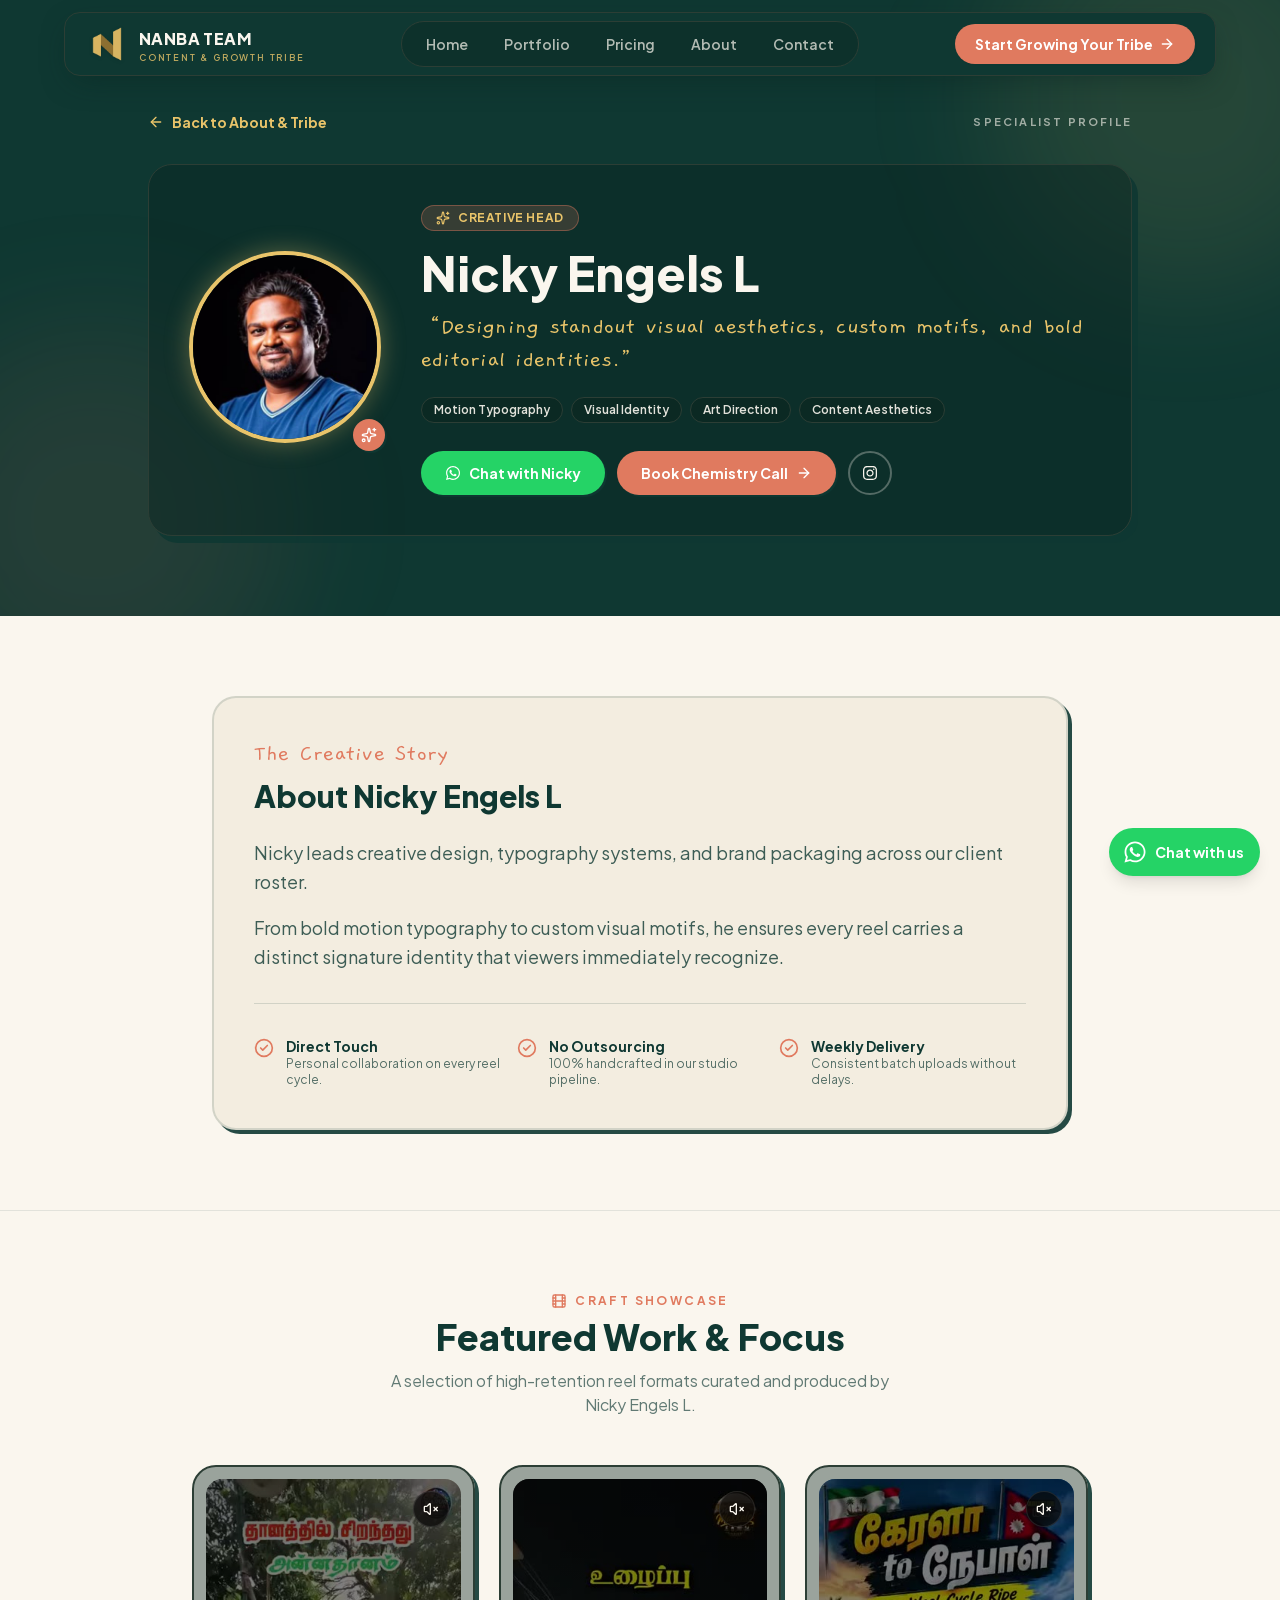
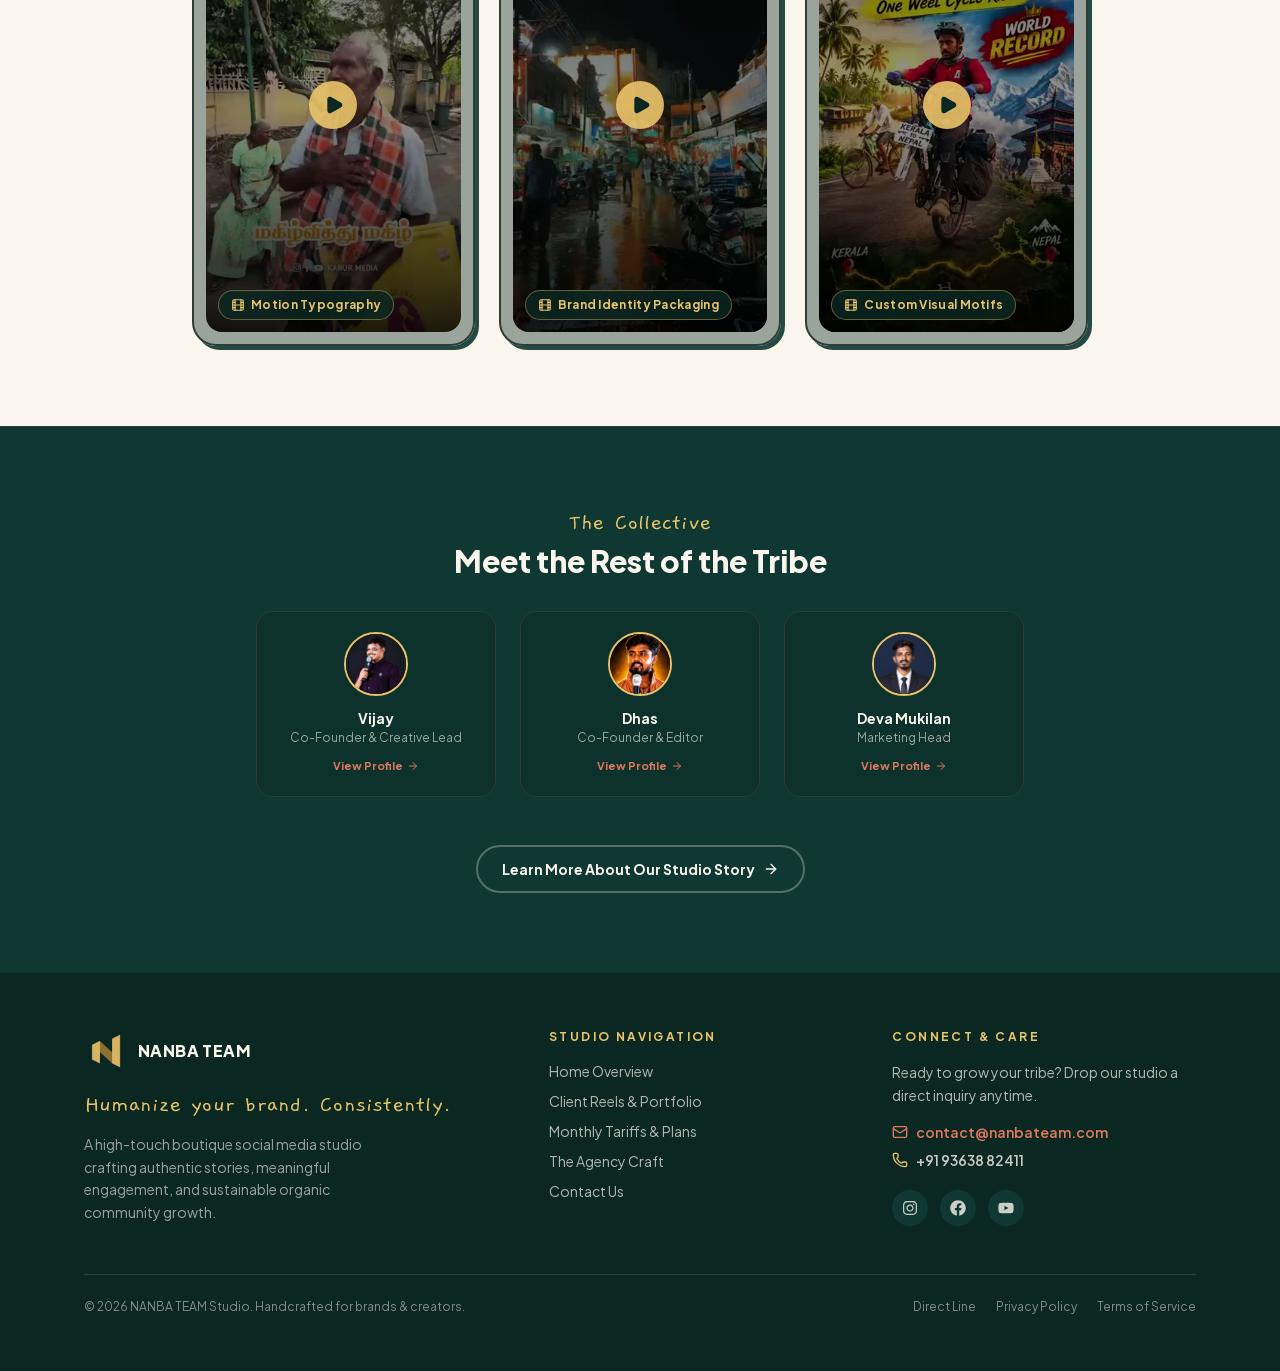
<file: team/nicky-engels.html>
<!DOCTYPE html><html lang="en" class="gaegu_7c26d8f-module__zzpwxG__variable plus_jakarta_sans_e9451152-module__eMpaqG__variable h-full scroll-smooth antialiased overflow-x-clip"><head><meta charSet="utf-8"/><meta name="viewport" content="width=device-width, initial-scale=1"/><link rel="preload" href="/_next/static/media/02ab09f9d763c490-s.p.2z06xqu30airl.woff2" as="font" crossorigin="" type="font/woff2"/><link rel="preload" href="/_next/static/media/07f6361e5a7f80df-s.p.26av2_jsbqw2v.woff2" as="font" crossorigin="" type="font/woff2"/><link rel="preload" href="/_next/static/media/0889c66bad9b3c3b-s.p.3bu5-yd8kl91o.woff2" as="font" crossorigin="" type="font/woff2"/><link rel="preload" href="/_next/static/media/0be4ac5e39e9c602-s.p.1ew488432_xl1.woff2" as="font" crossorigin="" type="font/woff2"/><link rel="preload" href="/_next/static/media/0d9b096f9220bd2f-s.p.0mh0q1hdow45z.woff2" as="font" crossorigin="" type="font/woff2"/><link rel="preload" href="/_next/static/media/1ad3d68beda43b24-s.p.2brx1eskz0krx.woff2" as="font" crossorigin="" type="font/woff2"/><link rel="preload" href="/_next/static/media/1ee19894c821c06f-s.p.36zhr-3iyc0t_.woff2" as="font" crossorigin="" type="font/woff2"/><link rel="preload" href="/_next/static/media/202883325cd39b81-s.p.34hb9edh362c2.woff2" as="font" crossorigin="" type="font/woff2"/><link rel="preload" href="/_next/static/media/204f31b94d038ed8-s.p.2ocgn5f1t_rbs.woff2" as="font" crossorigin="" type="font/woff2"/><link rel="preload" href="/_next/static/media/20c699199e222389-s.p.2qbe9lbhqfc7x.woff2" as="font" crossorigin="" type="font/woff2"/><link rel="preload" href="/_next/static/media/21991a609c1e4f24-s.p.1x-bwd_pke8d1.woff2" as="font" crossorigin="" type="font/woff2"/><link rel="preload" href="/_next/static/media/2226ad673b3fc0f6-s.p.1l7dnuyk6zhsk.woff2" as="font" crossorigin="" type="font/woff2"/><link rel="preload" href="/_next/static/media/2348b8dc2aca3f08-s.p.18v5fvstyihp3.woff2" as="font" crossorigin="" type="font/woff2"/><link rel="preload" href="/_next/static/media/237cbc7a510357a4-s.p.1iu-ph6b7b-4t.woff2" as="font" crossorigin="" type="font/woff2"/><link rel="preload" href="/_next/static/media/2b2eb8324c5f676a-s.p.2213uwbx3dwca.woff2" as="font" crossorigin="" type="font/woff2"/><link rel="preload" href="/_next/static/media/2b9962b1a2496f46-s.p.17w4vje8-ipgt.woff2" as="font" crossorigin="" type="font/woff2"/><link rel="preload" href="/_next/static/media/31d5de0b6304925d-s.p.3h4ut7jubgzyn.woff2" as="font" crossorigin="" type="font/woff2"/><link rel="preload" href="/_next/static/media/388ed6884b939c78-s.p.39i7gisshnir0.woff2" as="font" crossorigin="" type="font/woff2"/><link rel="preload" href="/_next/static/media/39bf5d97aec1c546-s.p.06c_m0aisupbr.woff2" as="font" crossorigin="" type="font/woff2"/><link rel="preload" href="/_next/static/media/39cc94e2095c98c9-s.p.3ud9gf32vyxjr.woff2" as="font" crossorigin="" type="font/woff2"/><link rel="preload" href="/_next/static/media/3bafb67cb5db234f-s.p.0sein3sbia7yl.woff2" as="font" crossorigin="" type="font/woff2"/><link rel="preload" href="/_next/static/media/3fd9a1b1e379a4e3-s.p.2aq_x5zo8qukl.woff2" as="font" crossorigin="" type="font/woff2"/><link rel="preload" href="/_next/static/media/41756c35938a897b-s.p.3ij7sxvma5f83.woff2" as="font" crossorigin="" type="font/woff2"/><link rel="preload" href="/_next/static/media/44f842f7de634629-s.p.30w83po6pjqte.woff2" as="font" crossorigin="" type="font/woff2"/><link rel="preload" href="/_next/static/media/47696934a7570da2-s.p.1rtq36x7rz84k.woff2" as="font" crossorigin="" type="font/woff2"/><link rel="preload" href="/_next/static/media/4839acb9d141f772-s.p.3eb2uesbhz9fa.woff2" as="font" crossorigin="" type="font/woff2"/><link rel="preload" href="/_next/static/media/48a96dcb9690e60c-s.p.0c49pac54i1ry.woff2" as="font" crossorigin="" type="font/woff2"/><link rel="preload" href="/_next/static/media/4d2098fe38b52459-s.p.1-31cv4hlnr44.woff2" as="font" crossorigin="" type="font/woff2"/><link rel="preload" href="/_next/static/media/4edddecc9770748a-s.p.3b52kuw3s317p.woff2" as="font" crossorigin="" type="font/woff2"/><link rel="preload" href="/_next/static/media/4ef28ae728707c88-s.p.0hv5pa9fvdldx.woff2" as="font" crossorigin="" type="font/woff2"/><link rel="preload" href="/_next/static/media/510d904d59ba32cc-s.p.3wwjw6hl4fb2d.woff2" as="font" crossorigin="" type="font/woff2"/><link rel="preload" href="/_next/static/media/542b922a717396a8-s.p.00eqib7ed9sjx.woff2" as="font" crossorigin="" type="font/woff2"/><link rel="preload" href="/_next/static/media/54ff2b849676b7ad-s.p.0v1eac1x8dybe.woff2" as="font" crossorigin="" type="font/woff2"/><link rel="preload" href="/_next/static/media/551ad6335de14b6d-s.p.3axi0fmzhcr48.woff2" as="font" crossorigin="" type="font/woff2"/><link rel="preload" href="/_next/static/media/555f6c9779a6ea2f-s.p.008y3w7hox3jm.woff2" as="font" crossorigin="" type="font/woff2"/><link rel="preload" href="/_next/static/media/5e3de3e2d3980614-s.p.0q-k4db4rpss1.woff2" as="font" crossorigin="" type="font/woff2"/><link rel="preload" href="/_next/static/media/5fd7b71943441d3d-s.p.2bggcmk0jzdee.woff2" as="font" crossorigin="" type="font/woff2"/><link rel="preload" href="/_next/static/media/60e97c82bbf2656a-s.p.0ha4tyojtkydt.woff2" as="font" crossorigin="" type="font/woff2"/><link rel="preload" href="/_next/static/media/633700c5144cf57b-s.p.071i-7zxz9gi2.woff2" as="font" crossorigin="" type="font/woff2"/><link rel="preload" href="/_next/static/media/6859b2bc6353e7e0-s.p.2d4wovlvb57bc.woff2" as="font" crossorigin="" type="font/woff2"/><link rel="preload" href="/_next/static/media/70624fd140078077-s.p.23jkk6rr0_8fk.woff2" as="font" crossorigin="" type="font/woff2"/><link rel="preload" href="/_next/static/media/708ac5215e601874-s.p.1otlbanmpt5tq.woff2" as="font" crossorigin="" type="font/woff2"/><link rel="preload" href="/_next/static/media/740073afa6d6604a-s.p.1nbpk8-73d_oc.woff2" as="font" crossorigin="" type="font/woff2"/><link rel="preload" href="/_next/static/media/768b290376bb94a3-s.p.1oto7bq1wstw1.woff2" as="font" crossorigin="" type="font/woff2"/><link rel="preload" href="/_next/static/media/789ae921f9ad0c32-s.p.1hzfxwe0g_4r6.woff2" as="font" crossorigin="" type="font/woff2"/><link rel="preload" href="/_next/static/media/794e4d4a6de731ed-s.p.434e-nz-wzhqd.woff2" as="font" crossorigin="" type="font/woff2"/><link rel="preload" href="/_next/static/media/7a9067cce673902f-s.p.2vrfifoe5swj7.woff2" as="font" crossorigin="" type="font/woff2"/><link rel="preload" href="/_next/static/media/7a989262f8963453-s.p.3dgdp7v1qvdfw.woff2" as="font" crossorigin="" type="font/woff2"/><link rel="preload" href="/_next/static/media/7fd638b15ad3af69-s.p.2rtd4_em2kmrp.woff2" as="font" crossorigin="" type="font/woff2"/><link rel="preload" href="/_next/static/media/80acc2f9d1790aee-s.p.3p1t1rei93fh0.woff2" as="font" crossorigin="" type="font/woff2"/><link rel="preload" href="/_next/static/media/8a172900e148830b-s.p.2w3jr8on308z4.woff2" as="font" crossorigin="" type="font/woff2"/><link rel="preload" href="/_next/static/media/8a706fcd092647c2-s.p.3f42frf00l82t.woff2" as="font" crossorigin="" type="font/woff2"/><link rel="preload" href="/_next/static/media/8ac56e8155405d86-s.p.2bbg-70eaudbk.woff2" as="font" crossorigin="" type="font/woff2"/><link rel="preload" href="/_next/static/media/8dd9d9ccf770dc02-s.p.04cq_wu1aeppn.woff2" as="font" crossorigin="" type="font/woff2"/><link rel="preload" href="/_next/static/media/8f102ac0d216e63f-s.p.0c_kz8whdv8or.woff2" as="font" crossorigin="" type="font/woff2"/><link rel="preload" href="/_next/static/media/8f8866676db871eb-s.p.40j30xrne1tay.woff2" as="font" crossorigin="" type="font/woff2"/><link rel="preload" href="/_next/static/media/9001c6e9193bd339-s.p.08unp-5_f1nmc.woff2" as="font" crossorigin="" type="font/woff2"/><link rel="preload" href="/_next/static/media/90cc20c11ed8e383-s.p.0apishbt6ot2x.woff2" as="font" crossorigin="" type="font/woff2"/><link rel="preload" href="/_next/static/media/92a4078f473b310a-s.p.3fholbloho3ce.woff2" as="font" crossorigin="" type="font/woff2"/><link rel="preload" href="/_next/static/media/966bb41cb5a84927-s.p.099ncwluo1pwv.woff2" as="font" crossorigin="" type="font/woff2"/><link rel="preload" href="/_next/static/media/9a2b8e2c490f308b-s.p.1tz91wep1x4gt.woff2" as="font" crossorigin="" type="font/woff2"/><link rel="preload" href="/_next/static/media/a80e5595f83d8b55-s.p.141x3jy_o2s_c.woff2" as="font" crossorigin="" type="font/woff2"/><link rel="preload" href="/_next/static/media/a867e5c2eed94751-s.p.23t_b7b8id_jc.woff2" as="font" crossorigin="" type="font/woff2"/><link rel="preload" href="/_next/static/media/abb9471e6803e3b8-s.p.16wdtjxottyq5.woff2" as="font" crossorigin="" type="font/woff2"/><link rel="preload" href="/_next/static/media/ac24db6a9998d311-s.p.3k92o99w2r654.woff2" as="font" crossorigin="" type="font/woff2"/><link rel="preload" href="/_next/static/media/adcb0330ba1b733e-s.p.3e9hq8x9jcw5f.woff2" as="font" crossorigin="" type="font/woff2"/><link rel="preload" href="/_next/static/media/b16d1c0c05e32a60-s.p.3hmujwi2x_d30.woff2" as="font" crossorigin="" type="font/woff2"/><link rel="preload" href="/_next/static/media/b8e59591506d0376-s.p.3br1yix7oid_s.woff2" as="font" crossorigin="" type="font/woff2"/><link rel="preload" href="/_next/static/media/b9de63e0a9fe0cf2-s.p.0kjbuy1fntxbt.woff2" as="font" crossorigin="" type="font/woff2"/><link rel="preload" href="/_next/static/media/c0f41373200663e9-s.p.17cwfm6qvzrcp.woff2" as="font" crossorigin="" type="font/woff2"/><link rel="preload" href="/_next/static/media/c14643a64a206949-s.p.44vfzu3s8d0o-.woff2" as="font" crossorigin="" type="font/woff2"/><link rel="preload" href="/_next/static/media/c18b3b7a2b12e7e3-s.p.3mcuhpjyi5m-5.woff2" as="font" crossorigin="" type="font/woff2"/><link rel="preload" href="/_next/static/media/c3a2990550a35540-s.p.1jwaqtabaz-m1.woff2" as="font" crossorigin="" type="font/woff2"/><link rel="preload" href="/_next/static/media/c81cd2cb3833e14d-s.p.1a-mlleribx4n.woff2" as="font" crossorigin="" type="font/woff2"/><link rel="preload" href="/_next/static/media/c8913da47d88777c-s.p.2u7ia6dg59fw9.woff2" as="font" crossorigin="" type="font/woff2"/><link rel="preload" href="/_next/static/media/cb01828b1f2642c1-s.p.0er-mb7ckf2du.woff2" as="font" crossorigin="" type="font/woff2"/><link rel="preload" href="/_next/static/media/cd147e7610168de3-s.p.30ah9lebvhxwf.woff2" as="font" crossorigin="" type="font/woff2"/><link rel="preload" href="/_next/static/media/d409128fdf063a28-s.p.2nleos27rd6dz.woff2" as="font" crossorigin="" type="font/woff2"/><link rel="preload" href="/_next/static/media/d87a2a6770484bbb-s.p.44z_7ancu-y5w.woff2" as="font" crossorigin="" type="font/woff2"/><link rel="preload" href="/_next/static/media/d87fe24f77c16a44-s.p.2pxhm5vwfw62e.woff2" as="font" crossorigin="" type="font/woff2"/><link rel="preload" href="/_next/static/media/da58ab5d8c1bbfc4-s.p.30j5qaj7faer7.woff2" as="font" crossorigin="" type="font/woff2"/><link rel="preload" href="/_next/static/media/db7b7fd3abb88410-s.p.16kneh1k30jk1.woff2" as="font" crossorigin="" type="font/woff2"/><link rel="preload" href="/_next/static/media/e04cae570ef1238a-s.p.0rzafts9fhw6x.woff2" as="font" crossorigin="" type="font/woff2"/><link rel="preload" href="/_next/static/media/e1e2f928535adaaf-s.p.3gedjnv4zpaja.woff2" as="font" crossorigin="" type="font/woff2"/><link rel="preload" href="/_next/static/media/e2c8bcaf359549f0-s.p.40ou3re1-vfex.woff2" as="font" crossorigin="" type="font/woff2"/><link rel="preload" href="/_next/static/media/e6e2c050d15af498-s.p.3m5ws44fh70q_.woff2" as="font" crossorigin="" type="font/woff2"/><link rel="preload" href="/_next/static/media/ef928e3c69d1408e-s.p.1j8bi-_bymyuh.woff2" as="font" crossorigin="" type="font/woff2"/><link rel="preload" href="/_next/static/media/f4a375c7008cdc4c-s.p.2hn01u8byatk2.woff2" as="font" crossorigin="" type="font/woff2"/><link rel="preload" href="/_next/static/media/f757dc6152132153-s.p.1s9qu896-qyi0.woff2" as="font" crossorigin="" type="font/woff2"/><link rel="preload" href="/_next/static/media/fba5a26ea33df6a3-s.p.18rizl4rsrl42.woff2" as="font" crossorigin="" type="font/woff2"/><link rel="preload" href="/_next/static/media/ff517ff56ff3579f-s.p.3s8bii8asllhp.woff2" as="font" crossorigin="" type="font/woff2"/><link rel="preload" as="image" href="/logo.png"/><link rel="preload" href="/team/nicky.jpg" as="image"/><link rel="preload" href="/team/vijay-v2.jpg" as="image"/><link rel="preload" href="/team/dhas-v2.jpg" as="image"/><link rel="preload" href="/team/deva.jpg" as="image"/><link rel="stylesheet" href="/_next/static/chunks/14yj1wxo8a4u_.css" data-precedence="next"/><link rel="stylesheet" href="/_next/static/chunks/1jqpki2k0jgjv.css" data-precedence="next"/><link rel="preload" as="script" fetchPriority="low" href="/_next/static/chunks/3s6nzrbk-8mnv.js"/><script src="/_next/static/chunks/19mx3mg6lkumu.js" async=""></script><script src="/_next/static/chunks/3g4px251sg85e.js" async=""></script><script src="/_next/static/chunks/0tgjiok8t6d_n.js" async=""></script><script src="/_next/static/chunks/turbopack-2wgs7irzom57_.js" async=""></script><script src="/_next/static/chunks/0h2qsuyze9ds1.js" async=""></script><script src="/_next/static/chunks/1l3cyqqx0vgr6.js" async=""></script><script src="/_next/static/chunks/0z6h9trm30dgw.js" async=""></script><script src="/_next/static/chunks/1_kdzz48cb5_0.js" async=""></script><script src="/_next/static/chunks/3h_26hs5j9im_.js" async=""></script><title>Nicky Engels L — Creative Head | NANBA TEAM</title><meta name="description" content="Designing standout visual aesthetics, custom motifs, and bold editorial identities."/><link rel="canonical" href="https://www.nanbateam.com/team/nicky"/><meta property="og:title" content="Nicky Engels L — Creative Head | NANBA TEAM"/><meta property="og:description" content="Designing standout visual aesthetics, custom motifs, and bold editorial identities."/><meta property="og:url" content="https://www.nanbateam.com/team/nicky"/><meta property="og:site_name" content="NANBA TEAM"/><meta property="og:image" content="https://www.nanbateam.com/team/nicky.jpg"/><meta property="og:image:alt" content="Nicky Engels L — Creative Head"/><meta property="og:type" content="profile"/><meta name="twitter:card" content="summary_large_image"/><meta name="twitter:title" content="Nicky Engels L — Creative Head | NANBA TEAM"/><meta name="twitter:description" content="Designing standout visual aesthetics, custom motifs, and bold editorial identities."/><meta name="twitter:image" content="https://www.nanbateam.com/team/nicky.jpg"/><link rel="icon" href="/favicon.ico?favicon.1oj3ag_hqwmh9.ico" sizes="64x64" type="image/x-icon"/><link rel="icon" href="/icon.png?icon.25h7l8lnt34qs.png" sizes="512x512" type="image/png"/><meta name="next-size-adjust" content=""/><script src="/_next/static/chunks/0cz1d0mv5g_q7.js" noModule=""></script></head><body class="min-h-full flex flex-col overflow-x-hidden bg-brand-cream text-brand-teal font-sans selection:bg-brand-gold/40 pb-16 md:pb-0"><div hidden=""><!--$--><!--/$--></div><nav class="fixed top-0 inset-x-0 z-50 px-3 sm:px-4 pt-3"><div class="max-w-6xl mx-auto px-4 sm:px-5 h-14 md:h-16 flex items-center justify-center md:justify-between rounded-2xl bg-brand-teal border border-brand-border shadow-[0_10px_30px_-10px_rgba(10,39,34,0.6)]"><a class="flex items-center gap-2.5" href="/"><img alt="NANBA TEAM logo" width="44" height="44" decoding="async" data-nimg="1" class="w-10 h-10 md:w-11 md:h-11 object-contain drop-shadow" style="color:transparent" src="/logo.png"/><span class="leading-none"><span class="block text-brand-cream font-extrabold tracking-wide text-sm md:text-base">NANBA TEAM</span><span class="block text-brand-gold/80 text-[9px] font-semibold tracking-[0.2em] mt-0.5">CONTENT &amp; GROWTH TRIBE</span></span></a><div class="hidden md:flex items-center gap-1 bg-brand-dark/40 rounded-full px-2 py-1.5 border border-brand-border"><a class="px-4 py-1.5 rounded-full text-sm font-semibold transition-colors text-brand-cream/70 hover:text-brand-cream" href="/">Home</a><a class="px-4 py-1.5 rounded-full text-sm font-semibold transition-colors text-brand-cream/70 hover:text-brand-cream" href="/portfolio">Portfolio</a><a class="px-4 py-1.5 rounded-full text-sm font-semibold transition-colors text-brand-cream/70 hover:text-brand-cream" href="/pricing">Pricing</a><a class="px-4 py-1.5 rounded-full text-sm font-semibold transition-colors text-brand-cream/70 hover:text-brand-cream" href="/about">About</a><a class="px-4 py-1.5 rounded-full text-sm font-semibold transition-colors text-brand-cream/70 hover:text-brand-cream" href="/contact">Contact</a></div><a class="hidden md:inline-flex items-center gap-1.5 bg-brand-terracotta text-white text-sm font-bold px-4 lg:px-5 py-2.5 rounded-full hover:brightness-105 transition-all shadow-doodle-sm" href="/contact">Start Growing Your Tribe<svg xmlns="http://www.w3.org/2000/svg" width="24" height="24" viewBox="0 0 24 24" fill="none" stroke="currentColor" stroke-width="2" stroke-linecap="round" stroke-linejoin="round" class="lucide lucide-arrow-right w-4 h-4" aria-hidden="true"><path d="M5 12h14"></path><path d="m12 5 7 7-7 7"></path></svg></a></div></nav><main class="flex-1"><div class="bg-brand-cream text-brand-teal min-h-screen"><section class="bg-brand-teal text-brand-cream pt-24 md:pt-28 pb-16 md:pb-20 relative overflow-hidden"><div class="absolute -top-24 -right-24 w-96 h-96 rounded-full bg-brand-gold/10 blur-3xl pointer-events-none"></div><div class="absolute -bottom-24 -left-24 w-96 h-96 rounded-full bg-brand-terracotta/10 blur-3xl pointer-events-none"></div><div class="max-w-5xl mx-auto px-5 relative z-10"><div class="flex items-center justify-between gap-4 mb-8"><a class="inline-flex items-center gap-2 text-xs md:text-sm font-bold text-brand-gold hover:text-brand-cream transition-colors" href="/about"><svg xmlns="http://www.w3.org/2000/svg" width="24" height="24" viewBox="0 0 24 24" fill="none" stroke="currentColor" stroke-width="2" stroke-linecap="round" stroke-linejoin="round" class="lucide lucide-arrow-left w-4 h-4" aria-hidden="true"><path d="m12 19-7-7 7-7"></path><path d="M19 12H5"></path></svg> Back to About &amp; Tribe</a><span class="text-[11px] font-bold tracking-[0.2em] uppercase text-brand-cream/60">Specialist Profile</span></div><div class="bg-brand-dark/50 border border-brand-border rounded-3xl p-6 sm:p-8 md:p-10 shadow-doodle-lg"><div class="grid grid-cols-1 md:grid-cols-[auto_1fr] gap-8 md:gap-10 items-center"><div class="text-center md:text-left mx-auto md:mx-0"><div class="relative inline-block"><img src="/team/nicky.jpg" alt="Nicky Engels L" class="w-32 h-32 sm:w-40 sm:h-40 md:w-48 md:h-48 rounded-full object-cover border-4 border-brand-gold shadow-glow-warm mx-auto"/><div class="absolute -bottom-2 -right-1 bg-brand-terracotta text-white rounded-full p-2 shadow-doodle-sm"><svg xmlns="http://www.w3.org/2000/svg" width="24" height="24" viewBox="0 0 24 24" fill="none" stroke="currentColor" stroke-width="2" stroke-linecap="round" stroke-linejoin="round" class="lucide lucide-sparkles lucide-stars w-4 h-4" aria-hidden="true"><path d="M11.017 2.814a1 1 0 0 1 1.966 0l1.051 5.558a2 2 0 0 0 1.594 1.594l5.558 1.051a1 1 0 0 1 0 1.966l-5.558 1.051a2 2 0 0 0-1.594 1.594l-1.051 5.558a1 1 0 0 1-1.966 0l-1.051-5.558a2 2 0 0 0-1.594-1.594l-5.558-1.051a1 1 0 0 1 0-1.966l5.558-1.051a2 2 0 0 0 1.594-1.594z"></path><path d="M20 2v4"></path><path d="M22 4h-4"></path><circle cx="4" cy="20" r="2"></circle></svg></div></div></div><div><div class="inline-flex items-center gap-2 px-3.5 py-1 rounded-full bg-brand-terracotta/20 border border-brand-terracotta/40 text-brand-gold text-xs font-bold uppercase tracking-wider mb-3"><svg xmlns="http://www.w3.org/2000/svg" width="24" height="24" viewBox="0 0 24 24" fill="none" stroke="currentColor" stroke-width="2" stroke-linecap="round" stroke-linejoin="round" class="lucide lucide-sparkles lucide-stars w-3.5 h-3.5" aria-hidden="true"><path d="M11.017 2.814a1 1 0 0 1 1.966 0l1.051 5.558a2 2 0 0 0 1.594 1.594l5.558 1.051a1 1 0 0 1 0 1.966l-5.558 1.051a2 2 0 0 0-1.594 1.594l-1.051 5.558a1 1 0 0 1-1.966 0l-1.051-5.558a2 2 0 0 0-1.594-1.594l-5.558-1.051a1 1 0 0 1 0-1.966l5.558-1.051a2 2 0 0 0 1.594-1.594z"></path><path d="M20 2v4"></path><path d="M22 4h-4"></path><circle cx="4" cy="20" r="2"></circle></svg>Creative Head</div><h1 class="text-3xl sm:text-4xl md:text-5xl font-extrabold text-brand-cream leading-tight">Nicky Engels L</h1><p class="font-hand text-brand-gold text-xl sm:text-2xl mt-2 leading-snug">“<!-- -->Designing standout visual aesthetics, custom motifs, and bold editorial identities.<!-- -->”</p><div class="mt-5 flex flex-wrap gap-2"><span class="text-xs font-semibold px-3 py-1 rounded-full bg-brand-dark/70 border border-brand-border text-brand-cream/90">Motion Typography</span><span class="text-xs font-semibold px-3 py-1 rounded-full bg-brand-dark/70 border border-brand-border text-brand-cream/90">Visual Identity</span><span class="text-xs font-semibold px-3 py-1 rounded-full bg-brand-dark/70 border border-brand-border text-brand-cream/90">Art Direction</span><span class="text-xs font-semibold px-3 py-1 rounded-full bg-brand-dark/70 border border-brand-border text-brand-cream/90">Content Aesthetics</span></div><div class="mt-7 flex flex-wrap items-center gap-3"><a href="https://wa.me/919363882411?text=Hi%20Nicky!%20I%20saw%20your%20profile%20on%20NANBA%20TEAM%20(nanbateam.com%2Fteam%2Fnicky)%20and%20would%20love%20to%20connect%20about%20content%20for%20my%20brand." target="_blank" rel="noopener noreferrer" class="inline-flex items-center gap-2 bg-[#25D366] hover:bg-[#20ba59] text-white font-bold px-6 py-3 rounded-full transition-all shadow-doodle-sm text-sm"><svg stroke="currentColor" fill="currentColor" stroke-width="0" viewBox="0 0 448 512" class="w-4 h-4" height="1em" width="1em" xmlns="http://www.w3.org/2000/svg"><path d="M380.9 97.1C339 55.1 283.2 32 223.9 32c-122.4 0-222 99.6-222 222 0 39.1 10.2 77.3 29.6 111L0 480l117.7-30.9c32.4 17.7 68.9 27 106.1 27h.1c122.3 0 224.1-99.6 224.1-222 0-59.3-25.2-115-67.1-157zm-157 341.6c-33.2 0-65.7-8.9-94-25.7l-6.7-4-69.8 18.3L72 359.2l-4.4-7c-18.5-29.4-28.2-63.3-28.2-98.2 0-101.7 82.8-184.5 184.6-184.5 49.3 0 95.6 19.2 130.4 54.1 34.8 34.9 56.2 81.2 56.1 130.5 0 101.8-84.9 184.6-186.6 184.6zm101.2-138.2c-5.5-2.8-32.8-16.2-37.9-18-5.1-1.9-8.8-2.8-12.5 2.8-3.7 5.6-14.3 18-17.6 21.8-3.2 3.7-6.5 4.2-12 1.4-32.6-16.3-54-29.1-75.5-66-5.7-9.8 5.7-9.1 16.3-30.3 1.8-3.7.9-6.9-.5-9.7-1.4-2.8-12.5-30.1-17.1-41.2-4.5-10.8-9.1-9.3-12.5-9.5-3.2-.2-6.9-.2-10.6-.2-3.7 0-9.7 1.4-14.8 6.9-5.1 5.6-19.4 19-19.4 46.3 0 27.3 19.9 53.7 22.6 57.4 2.8 3.7 39.1 59.7 94.8 83.8 35.2 15.2 49 16.5 66.6 13.9 10.7-1.6 32.8-13.4 37.4-26.4 4.6-13 4.6-24.1 3.2-26.4-1.3-2.5-5-3.9-10.5-6.6z"></path></svg>Chat with <!-- -->Nicky</a><a class="inline-flex items-center gap-2 bg-brand-terracotta hover:brightness-105 text-white font-bold px-6 py-3 rounded-full transition-all shadow-doodle-sm text-sm" href="/contact">Book Chemistry Call <svg xmlns="http://www.w3.org/2000/svg" width="24" height="24" viewBox="0 0 24 24" fill="none" stroke="currentColor" stroke-width="2" stroke-linecap="round" stroke-linejoin="round" class="lucide lucide-arrow-right w-4 h-4" aria-hidden="true"><path d="M5 12h14"></path><path d="m12 5 7 7-7 7"></path></svg></a><a href="https://instagram.com/nanbateam" target="_blank" rel="noopener noreferrer" aria-label="Instagram profile" class="w-11 h-11 rounded-full border-2 border-brand-cream/30 text-brand-cream hover:text-brand-gold hover:border-brand-gold flex items-center justify-center transition-all"><svg stroke="currentColor" fill="currentColor" stroke-width="0" viewBox="0 0 448 512" class="w-4 h-4" height="1em" width="1em" xmlns="http://www.w3.org/2000/svg"><path d="M224.1 141c-63.6 0-114.9 51.3-114.9 114.9s51.3 114.9 114.9 114.9S339 319.5 339 255.9 287.7 141 224.1 141zm0 189.6c-41.1 0-74.7-33.5-74.7-74.7s33.5-74.7 74.7-74.7 74.7 33.5 74.7 74.7-33.6 74.7-74.7 74.7zm146.4-194.3c0 14.9-12 26.8-26.8 26.8-14.9 0-26.8-12-26.8-26.8s12-26.8 26.8-26.8 26.8 12 26.8 26.8zm76.1 27.2c-1.7-35.9-9.9-67.7-36.2-93.9-26.2-26.2-58-34.4-93.9-36.2-37-2.1-147.9-2.1-184.9 0-35.8 1.7-67.6 9.9-93.9 36.1s-34.4 58-36.2 93.9c-2.1 37-2.1 147.9 0 184.9 1.7 35.9 9.9 67.7 36.2 93.9s58 34.4 93.9 36.2c37 2.1 147.9 2.1 184.9 0 35.9-1.7 67.7-9.9 93.9-36.2 26.2-26.2 34.4-58 36.2-93.9 2.1-37 2.1-147.8 0-184.8zM398.8 388c-7.8 19.6-22.9 34.7-42.6 42.6-29.5 11.7-99.5 9-132.1 9s-102.7 2.6-132.1-9c-19.6-7.8-34.7-22.9-42.6-42.6-11.7-29.5-9-99.5-9-132.1s-2.6-102.7 9-132.1c7.8-19.6 22.9-34.7 42.6-42.6 29.5-11.7 99.5-9 132.1-9s102.7-2.6 132.1 9c19.6 7.8 34.7 22.9 42.6 42.6 11.7 29.5 9 99.5 9 132.1s2.7 102.7-9 132.1z"></path></svg></a></div></div></div></div></div></section><section class="py-16 md:py-20 border-b border-brand-teal/10"><div class="max-w-4xl mx-auto px-5"><div class="bg-brand-kraft rounded-3xl p-6 sm:p-10 border-2 border-[#143f38]/15 shadow-doodle"><p class="font-hand text-brand-terracotta text-2xl mb-2">The Creative Story</p><h2 class="text-2xl sm:text-3xl font-extrabold text-brand-teal mb-6">About <!-- -->Nicky Engels L</h2><div class="space-y-4 text-brand-teal/80 text-base sm:text-lg leading-relaxed"><p>Nicky leads creative design, typography systems, and brand packaging across our client roster.</p><p>From bold motion typography to custom visual motifs, he ensures every reel carries a distinct signature identity that viewers immediately recognize.</p></div><div class="mt-8 pt-8 border-t border-brand-teal/15 grid grid-cols-1 sm:grid-cols-3 gap-4"><div class="flex items-start gap-3"><svg xmlns="http://www.w3.org/2000/svg" width="24" height="24" viewBox="0 0 24 24" fill="none" stroke="currentColor" stroke-width="2" stroke-linecap="round" stroke-linejoin="round" class="lucide lucide-circle-check lucide-check-circle-2 w-5 h-5 text-brand-terracotta shrink-0 mt-0.5" aria-hidden="true"><circle cx="12" cy="12" r="10"></circle><path d="m16 9-5.5 5.5L8 12"></path></svg><div><p class="font-bold text-sm text-brand-teal">Direct Touch</p><p class="text-xs text-brand-teal/70">Personal collaboration on every reel cycle.</p></div></div><div class="flex items-start gap-3"><svg xmlns="http://www.w3.org/2000/svg" width="24" height="24" viewBox="0 0 24 24" fill="none" stroke="currentColor" stroke-width="2" stroke-linecap="round" stroke-linejoin="round" class="lucide lucide-circle-check lucide-check-circle-2 w-5 h-5 text-brand-terracotta shrink-0 mt-0.5" aria-hidden="true"><circle cx="12" cy="12" r="10"></circle><path d="m16 9-5.5 5.5L8 12"></path></svg><div><p class="font-bold text-sm text-brand-teal">No Outsourcing</p><p class="text-xs text-brand-teal/70">100% handcrafted in our studio pipeline.</p></div></div><div class="flex items-start gap-3"><svg xmlns="http://www.w3.org/2000/svg" width="24" height="24" viewBox="0 0 24 24" fill="none" stroke="currentColor" stroke-width="2" stroke-linecap="round" stroke-linejoin="round" class="lucide lucide-circle-check lucide-check-circle-2 w-5 h-5 text-brand-terracotta shrink-0 mt-0.5" aria-hidden="true"><circle cx="12" cy="12" r="10"></circle><path d="m16 9-5.5 5.5L8 12"></path></svg><div><p class="font-bold text-sm text-brand-teal">Weekly Delivery</p><p class="text-xs text-brand-teal/70">Consistent batch uploads without delays.</p></div></div></div></div></div></section><section class="py-16 md:py-20 bg-brand-cream"><div class="max-w-5xl mx-auto px-5"><div class="text-center mb-12"><div class="inline-flex items-center gap-2 text-xs font-bold tracking-[0.2em] text-brand-terracotta uppercase mb-2"><svg xmlns="http://www.w3.org/2000/svg" width="24" height="24" viewBox="0 0 24 24" fill="none" stroke="currentColor" stroke-width="2" stroke-linecap="round" stroke-linejoin="round" class="lucide lucide-film w-4 h-4" aria-hidden="true"><rect width="18" height="18" x="3" y="3" rx="2"></rect><path d="M7 3v18"></path><path d="M3 7.5h4"></path><path d="M3 12h18"></path><path d="M3 16.5h4"></path><path d="M17 3v18"></path><path d="M17 7.5h4"></path><path d="M17 16.5h4"></path></svg> CRAFT SHOWCASE</div><h2 class="text-3xl sm:text-4xl font-extrabold text-brand-teal">Featured Work &amp; Focus</h2><p class="text-brand-teal/65 mt-3 max-w-lg mx-auto text-sm sm:text-base">A selection of high-retention reel formats curated and produced by <!-- -->Nicky Engels L<!-- -->.</p></div><div class="grid grid-cols-1 sm:grid-cols-2 lg:grid-cols-3 gap-6 max-w-4xl mx-auto"><div class="group relative bg-brand-dark/40 border-2 border-brand-border rounded-3xl p-3 shadow-doodle hover:shadow-doodle-lg transition-all duration-300"><div class="relative aspect-[9/16] w-full rounded-2xl overflow-hidden bg-brand-dark cursor-pointer"><video src="/videos/reels/s3.mp4" poster="/videos/reels/s3.jpg" loop="" playsInline="" class="w-full h-full object-cover"></video><div class="absolute inset-0 bg-gradient-to-t from-black/80 via-transparent to-black/30 pointer-events-none"></div><div class="absolute top-3 right-3 flex items-center gap-2 z-10"><button aria-label="Unmute video" class="w-9 h-9 rounded-full bg-black/60 backdrop-blur-md text-brand-cream hover:text-brand-gold flex items-center justify-center transition-colors border border-white/10"><svg xmlns="http://www.w3.org/2000/svg" width="24" height="24" viewBox="0 0 24 24" fill="none" stroke="currentColor" stroke-width="2" stroke-linecap="round" stroke-linejoin="round" class="lucide lucide-volume-x w-4 h-4" aria-hidden="true"><path d="M11 4.702a.7.7 0 0 0-1.203-.498L6.413 7.587A1.4 1.4 0 0 1 5.416 8H3a1 1 0 0 0-1 1v6a1 1 0 0 0 1 1h2.416a1.4 1.4 0 0 1 .997.413l3.383 3.384A.7.7 0 0 0 11 19.298z"></path><path d="m16.5 14.5 5-5"></path><path d="m16.5 9.5 5 5"></path></svg></button></div><div class="absolute bottom-3 inset-x-3 pointer-events-none"><span class="inline-flex items-center gap-1.5 px-3 py-1.5 rounded-full bg-brand-dark/80 backdrop-blur-md border border-brand-gold/40 text-brand-gold text-xs font-bold tracking-wide"><svg xmlns="http://www.w3.org/2000/svg" width="24" height="24" viewBox="0 0 24 24" fill="none" stroke="currentColor" stroke-width="2" stroke-linecap="round" stroke-linejoin="round" class="lucide lucide-film w-3.5 h-3.5" aria-hidden="true"><rect width="18" height="18" x="3" y="3" rx="2"></rect><path d="M7 3v18"></path><path d="M3 7.5h4"></path><path d="M3 12h18"></path><path d="M3 16.5h4"></path><path d="M17 3v18"></path><path d="M17 7.5h4"></path><path d="M17 16.5h4"></path></svg>Motion Typography</span></div></div></div><div class="group relative bg-brand-dark/40 border-2 border-brand-border rounded-3xl p-3 shadow-doodle hover:shadow-doodle-lg transition-all duration-300"><div class="relative aspect-[9/16] w-full rounded-2xl overflow-hidden bg-brand-dark cursor-pointer"><video src="/videos/reels/s7.mp4" poster="/videos/reels/s7.jpg" loop="" playsInline="" class="w-full h-full object-cover"></video><div class="absolute inset-0 bg-gradient-to-t from-black/80 via-transparent to-black/30 pointer-events-none"></div><div class="absolute top-3 right-3 flex items-center gap-2 z-10"><button aria-label="Unmute video" class="w-9 h-9 rounded-full bg-black/60 backdrop-blur-md text-brand-cream hover:text-brand-gold flex items-center justify-center transition-colors border border-white/10"><svg xmlns="http://www.w3.org/2000/svg" width="24" height="24" viewBox="0 0 24 24" fill="none" stroke="currentColor" stroke-width="2" stroke-linecap="round" stroke-linejoin="round" class="lucide lucide-volume-x w-4 h-4" aria-hidden="true"><path d="M11 4.702a.7.7 0 0 0-1.203-.498L6.413 7.587A1.4 1.4 0 0 1 5.416 8H3a1 1 0 0 0-1 1v6a1 1 0 0 0 1 1h2.416a1.4 1.4 0 0 1 .997.413l3.383 3.384A.7.7 0 0 0 11 19.298z"></path><path d="m16.5 14.5 5-5"></path><path d="m16.5 9.5 5 5"></path></svg></button></div><div class="absolute bottom-3 inset-x-3 pointer-events-none"><span class="inline-flex items-center gap-1.5 px-3 py-1.5 rounded-full bg-brand-dark/80 backdrop-blur-md border border-brand-gold/40 text-brand-gold text-xs font-bold tracking-wide"><svg xmlns="http://www.w3.org/2000/svg" width="24" height="24" viewBox="0 0 24 24" fill="none" stroke="currentColor" stroke-width="2" stroke-linecap="round" stroke-linejoin="round" class="lucide lucide-film w-3.5 h-3.5" aria-hidden="true"><rect width="18" height="18" x="3" y="3" rx="2"></rect><path d="M7 3v18"></path><path d="M3 7.5h4"></path><path d="M3 12h18"></path><path d="M3 16.5h4"></path><path d="M17 3v18"></path><path d="M17 7.5h4"></path><path d="M17 16.5h4"></path></svg>Brand Identity Packaging</span></div></div></div><div class="group relative bg-brand-dark/40 border-2 border-brand-border rounded-3xl p-3 shadow-doodle hover:shadow-doodle-lg transition-all duration-300"><div class="relative aspect-[9/16] w-full rounded-2xl overflow-hidden bg-brand-dark cursor-pointer"><video src="/videos/reels/s11.mp4" poster="/videos/reels/s11.jpg" loop="" playsInline="" class="w-full h-full object-cover"></video><div class="absolute inset-0 bg-gradient-to-t from-black/80 via-transparent to-black/30 pointer-events-none"></div><div class="absolute top-3 right-3 flex items-center gap-2 z-10"><button aria-label="Unmute video" class="w-9 h-9 rounded-full bg-black/60 backdrop-blur-md text-brand-cream hover:text-brand-gold flex items-center justify-center transition-colors border border-white/10"><svg xmlns="http://www.w3.org/2000/svg" width="24" height="24" viewBox="0 0 24 24" fill="none" stroke="currentColor" stroke-width="2" stroke-linecap="round" stroke-linejoin="round" class="lucide lucide-volume-x w-4 h-4" aria-hidden="true"><path d="M11 4.702a.7.7 0 0 0-1.203-.498L6.413 7.587A1.4 1.4 0 0 1 5.416 8H3a1 1 0 0 0-1 1v6a1 1 0 0 0 1 1h2.416a1.4 1.4 0 0 1 .997.413l3.383 3.384A.7.7 0 0 0 11 19.298z"></path><path d="m16.5 14.5 5-5"></path><path d="m16.5 9.5 5 5"></path></svg></button></div><div class="absolute bottom-3 inset-x-3 pointer-events-none"><span class="inline-flex items-center gap-1.5 px-3 py-1.5 rounded-full bg-brand-dark/80 backdrop-blur-md border border-brand-gold/40 text-brand-gold text-xs font-bold tracking-wide"><svg xmlns="http://www.w3.org/2000/svg" width="24" height="24" viewBox="0 0 24 24" fill="none" stroke="currentColor" stroke-width="2" stroke-linecap="round" stroke-linejoin="round" class="lucide lucide-film w-3.5 h-3.5" aria-hidden="true"><rect width="18" height="18" x="3" y="3" rx="2"></rect><path d="M7 3v18"></path><path d="M3 7.5h4"></path><path d="M3 12h18"></path><path d="M3 16.5h4"></path><path d="M17 3v18"></path><path d="M17 7.5h4"></path><path d="M17 16.5h4"></path></svg>Custom Visual Motifs</span></div></div></div></div></div></section><section class="py-16 md:py-20 bg-brand-teal text-brand-cream border-t border-brand-border"><div class="max-w-5xl mx-auto px-5 text-center"><p class="font-hand text-brand-gold text-2xl">The Collective</p><h2 class="text-2xl sm:text-3xl font-extrabold text-brand-cream mt-1 mb-8">Meet the Rest of the Tribe</h2><div class="grid grid-cols-1 sm:grid-cols-3 gap-6 max-w-3xl mx-auto"><a class="group bg-brand-dark/40 border border-brand-border rounded-2xl p-5 hover:border-brand-gold transition-all duration-300 block text-center" href="/team/vijay"><img src="/team/vijay-v2.jpg" alt="Vijay" class="w-16 h-16 rounded-full object-cover border-2 border-brand-gold mx-auto mb-3 group-hover:scale-105 transition-transform"/><h3 class="font-bold text-brand-cream group-hover:text-brand-gold text-sm transition-colors">Vijay</h3><p class="text-brand-cream/60 text-xs mt-0.5">Co-Founder &amp; Creative Lead</p><span class="inline-flex items-center gap-1 text-[11px] font-bold text-brand-terracotta mt-3 group-hover:underline">View Profile <svg xmlns="http://www.w3.org/2000/svg" width="24" height="24" viewBox="0 0 24 24" fill="none" stroke="currentColor" stroke-width="2" stroke-linecap="round" stroke-linejoin="round" class="lucide lucide-arrow-right w-3 h-3" aria-hidden="true"><path d="M5 12h14"></path><path d="m12 5 7 7-7 7"></path></svg></span></a><a class="group bg-brand-dark/40 border border-brand-border rounded-2xl p-5 hover:border-brand-gold transition-all duration-300 block text-center" href="/team/dhas"><img src="/team/dhas-v2.jpg" alt="Dhas" class="w-16 h-16 rounded-full object-cover border-2 border-brand-gold mx-auto mb-3 group-hover:scale-105 transition-transform"/><h3 class="font-bold text-brand-cream group-hover:text-brand-gold text-sm transition-colors">Dhas</h3><p class="text-brand-cream/60 text-xs mt-0.5">Co-Founder &amp; Editor</p><span class="inline-flex items-center gap-1 text-[11px] font-bold text-brand-terracotta mt-3 group-hover:underline">View Profile <svg xmlns="http://www.w3.org/2000/svg" width="24" height="24" viewBox="0 0 24 24" fill="none" stroke="currentColor" stroke-width="2" stroke-linecap="round" stroke-linejoin="round" class="lucide lucide-arrow-right w-3 h-3" aria-hidden="true"><path d="M5 12h14"></path><path d="m12 5 7 7-7 7"></path></svg></span></a><a class="group bg-brand-dark/40 border border-brand-border rounded-2xl p-5 hover:border-brand-gold transition-all duration-300 block text-center" href="/team/deva-mukilan"><img src="/team/deva.jpg" alt="Deva Mukilan" class="w-16 h-16 rounded-full object-cover border-2 border-brand-gold mx-auto mb-3 group-hover:scale-105 transition-transform"/><h3 class="font-bold text-brand-cream group-hover:text-brand-gold text-sm transition-colors">Deva Mukilan</h3><p class="text-brand-cream/60 text-xs mt-0.5">Marketing Head</p><span class="inline-flex items-center gap-1 text-[11px] font-bold text-brand-terracotta mt-3 group-hover:underline">View Profile <svg xmlns="http://www.w3.org/2000/svg" width="24" height="24" viewBox="0 0 24 24" fill="none" stroke="currentColor" stroke-width="2" stroke-linecap="round" stroke-linejoin="round" class="lucide lucide-arrow-right w-3 h-3" aria-hidden="true"><path d="M5 12h14"></path><path d="m12 5 7 7-7 7"></path></svg></span></a></div><div class="mt-12"><a class="inline-flex items-center gap-2 border-2 border-brand-cream/30 text-brand-cream font-bold px-6 py-3 rounded-full hover:bg-brand-cream/10 transition-colors text-sm" href="/about">Learn More About Our Studio Story <svg xmlns="http://www.w3.org/2000/svg" width="24" height="24" viewBox="0 0 24 24" fill="none" stroke="currentColor" stroke-width="2" stroke-linecap="round" stroke-linejoin="round" class="lucide lucide-arrow-right w-4 h-4" aria-hidden="true"><path d="M5 12h14"></path><path d="m12 5 7 7-7 7"></path></svg></a></div></div></section></div><!--$--><!--/$--></main><footer class="bg-brand-dark text-brand-cream"><div class="max-w-6xl mx-auto px-5 py-14"><div class="grid gap-10 md:grid-cols-[1.4fr_1fr_1fr]"><div><div class="flex items-center gap-2.5 mb-4"><img alt="NANBA TEAM logo" loading="lazy" width="44" height="44" decoding="async" data-nimg="1" class="w-11 h-11 object-contain" style="color:transparent" src="/logo.png"/><span class="font-extrabold tracking-wide">NANBA TEAM</span></div><p class="font-hand text-brand-gold text-2xl mb-3">Humanize your brand. Consistently.</p><p class="text-brand-cream/60 text-sm max-w-xs leading-relaxed">A high-touch boutique social media studio crafting authentic stories, meaningful engagement, and sustainable organic community growth.</p></div><div><h4 class="text-xs font-bold tracking-[0.2em] text-brand-gold mb-4">STUDIO NAVIGATION</h4><ul class="space-y-2.5 text-sm text-brand-cream/70"><li><a class="hover:text-brand-cream" href="/">Home Overview</a></li><li><a class="hover:text-brand-cream" href="/portfolio">Client Reels &amp; Portfolio</a></li><li><a class="hover:text-brand-cream" href="/pricing">Monthly Tariffs &amp; Plans</a></li><li><a class="hover:text-brand-cream" href="/about">The Agency Craft</a></li><li><a class="hover:text-brand-cream" href="/contact">Contact Us</a></li></ul></div><div><h4 class="text-xs font-bold tracking-[0.2em] text-brand-gold mb-4">CONNECT &amp; CARE</h4><p class="text-sm text-brand-cream/70 mb-4 leading-relaxed">Ready to grow your tribe? Drop our studio a direct inquiry anytime.</p><a href="mailto:contact@nanbateam.com" class="flex items-center gap-2 text-brand-terracotta font-semibold text-sm mb-2 hover:brightness-110"><svg xmlns="http://www.w3.org/2000/svg" width="24" height="24" viewBox="0 0 24 24" fill="none" stroke="currentColor" stroke-width="2" stroke-linecap="round" stroke-linejoin="round" class="lucide lucide-mail w-4 h-4" aria-hidden="true"><path d="m22 7-8.991 5.727a2 2 0 0 1-2.009 0L2 7"></path><rect x="2" y="4" width="20" height="16" rx="2"></rect></svg>contact@nanbateam.com</a><a href="tel:+919363882411" class="flex items-center gap-2 text-brand-cream/80 font-semibold text-sm mb-5 hover:text-brand-cream"><svg xmlns="http://www.w3.org/2000/svg" width="24" height="24" viewBox="0 0 24 24" fill="none" stroke="currentColor" stroke-width="2" stroke-linecap="round" stroke-linejoin="round" class="lucide lucide-phone w-4 h-4 text-brand-gold" aria-hidden="true"><path d="M13.832 16.568a1 1 0 0 0 1.213-.303l.355-.465A2 2 0 0 1 17 15h3a2 2 0 0 1 2 2v3a2 2 0 0 1-2 2A18 18 0 0 1 2 4a2 2 0 0 1 2-2h3a2 2 0 0 1 2 2v3a2 2 0 0 1-.8 1.6l-.468.351a1 1 0 0 0-.292 1.233 14 14 0 0 0 6.392 6.384"></path></svg>+91 93638 82411</a><div class="flex gap-3"><a href="https://instagram.com/nanbateam" target="_blank" rel="noopener noreferrer" class="w-9 h-9 rounded-full bg-brand-teal flex items-center justify-center text-brand-cream/80 hover:bg-brand-terracotta hover:text-white transition-colors"><svg stroke="currentColor" fill="currentColor" stroke-width="0" viewBox="0 0 448 512" class="w-4 h-4" height="1em" width="1em" xmlns="http://www.w3.org/2000/svg"><path d="M224.1 141c-63.6 0-114.9 51.3-114.9 114.9s51.3 114.9 114.9 114.9S339 319.5 339 255.9 287.7 141 224.1 141zm0 189.6c-41.1 0-74.7-33.5-74.7-74.7s33.5-74.7 74.7-74.7 74.7 33.5 74.7 74.7-33.6 74.7-74.7 74.7zm146.4-194.3c0 14.9-12 26.8-26.8 26.8-14.9 0-26.8-12-26.8-26.8s12-26.8 26.8-26.8 26.8 12 26.8 26.8zm76.1 27.2c-1.7-35.9-9.9-67.7-36.2-93.9-26.2-26.2-58-34.4-93.9-36.2-37-2.1-147.9-2.1-184.9 0-35.8 1.7-67.6 9.9-93.9 36.1s-34.4 58-36.2 93.9c-2.1 37-2.1 147.9 0 184.9 1.7 35.9 9.9 67.7 36.2 93.9s58 34.4 93.9 36.2c37 2.1 147.9 2.1 184.9 0 35.9-1.7 67.7-9.9 93.9-36.2 26.2-26.2 34.4-58 36.2-93.9 2.1-37 2.1-147.8 0-184.8zM398.8 388c-7.8 19.6-22.9 34.7-42.6 42.6-29.5 11.7-99.5 9-132.1 9s-102.7 2.6-132.1-9c-19.6-7.8-34.7-22.9-42.6-42.6-11.7-29.5-9-99.5-9-132.1s-2.6-102.7 9-132.1c7.8-19.6 22.9-34.7 42.6-42.6 29.5-11.7 99.5-9 132.1-9s102.7-2.6 132.1 9c19.6 7.8 34.7 22.9 42.6 42.6 11.7 29.5 9 99.5 9 132.1s2.7 102.7-9 132.1z"></path></svg></a><a href="https://facebook.com/nanbateam" target="_blank" rel="noopener noreferrer" class="w-9 h-9 rounded-full bg-brand-teal flex items-center justify-center text-brand-cream/80 hover:bg-brand-terracotta hover:text-white transition-colors"><svg stroke="currentColor" fill="currentColor" stroke-width="0" viewBox="0 0 512 512" class="w-4 h-4" height="1em" width="1em" xmlns="http://www.w3.org/2000/svg"><path d="M504 256C504 119 393 8 256 8S8 119 8 256c0 123.78 90.69 226.38 209.25 245V327.69h-63V256h63v-54.64c0-62.15 37-96.48 93.67-96.48 27.14 0 55.52 4.84 55.52 4.84v61h-31.28c-30.8 0-40.41 19.12-40.41 38.73V256h68.78l-11 71.69h-57.78V501C413.31 482.38 504 379.78 504 256z"></path></svg></a><a href="https://youtube.com/@nanbateam" target="_blank" rel="noopener noreferrer" class="w-9 h-9 rounded-full bg-brand-teal flex items-center justify-center text-brand-cream/80 hover:bg-brand-terracotta hover:text-white transition-colors"><svg stroke="currentColor" fill="currentColor" stroke-width="0" viewBox="0 0 576 512" class="w-4 h-4" height="1em" width="1em" xmlns="http://www.w3.org/2000/svg"><path d="M549.655 124.083c-6.281-23.65-24.787-42.276-48.284-48.597C458.781 64 288 64 288 64S117.22 64 74.629 75.486c-23.497 6.322-42.003 24.947-48.284 48.597-11.412 42.867-11.412 132.305-11.412 132.305s0 89.438 11.412 132.305c6.281 23.65 24.787 41.5 48.284 47.821C117.22 448 288 448 288 448s170.78 0 213.371-11.486c23.497-6.321 42.003-24.171 48.284-47.821 11.412-42.867 11.412-132.305 11.412-132.305s0-89.438-11.412-132.305zm-317.51 213.508V175.185l142.739 81.205-142.739 81.201z"></path></svg></a></div></div></div><div class="mt-12 pt-6 border-t border-brand-border flex flex-col sm:flex-row items-center justify-between gap-3 text-xs text-brand-cream/50"><p>© <!-- -->2026<!-- --> <!-- -->NANBA TEAM<!-- --> Studio. Handcrafted for brands &amp; creators.</p><div class="flex gap-5"><a class="hover:text-brand-cream" href="/contact">Direct Line</a><a class="hover:text-brand-cream" href="/privacy">Privacy Policy</a><a class="hover:text-brand-cream" href="/terms">Terms of Service</a></div></div></div></footer><button aria-label="Chat on WhatsApp" class="fixed bottom-[4.75rem] right-4 md:bottom-6 md:right-5 z-40 flex items-center gap-2 bg-[#25D366] text-white font-bold rounded-full pl-3.5 pr-4 py-3 shadow-lg hover:brightness-105 hover:scale-105 transition-all animate-pulse-ring"><svg stroke="currentColor" fill="currentColor" stroke-width="0" viewBox="0 0 448 512" class="w-6 h-6" height="1em" width="1em" xmlns="http://www.w3.org/2000/svg"><path d="M380.9 97.1C339 55.1 283.2 32 223.9 32c-122.4 0-222 99.6-222 222 0 39.1 10.2 77.3 29.6 111L0 480l117.7-30.9c32.4 17.7 68.9 27 106.1 27h.1c122.3 0 224.1-99.6 224.1-222 0-59.3-25.2-115-67.1-157zm-157 341.6c-33.2 0-65.7-8.9-94-25.7l-6.7-4-69.8 18.3L72 359.2l-4.4-7c-18.5-29.4-28.2-63.3-28.2-98.2 0-101.7 82.8-184.5 184.6-184.5 49.3 0 95.6 19.2 130.4 54.1 34.8 34.9 56.2 81.2 56.1 130.5 0 101.8-84.9 184.6-186.6 184.6zm101.2-138.2c-5.5-2.8-32.8-16.2-37.9-18-5.1-1.9-8.8-2.8-12.5 2.8-3.7 5.6-14.3 18-17.6 21.8-3.2 3.7-6.5 4.2-12 1.4-32.6-16.3-54-29.1-75.5-66-5.7-9.8 5.7-9.1 16.3-30.3 1.8-3.7.9-6.9-.5-9.7-1.4-2.8-12.5-30.1-17.1-41.2-4.5-10.8-9.1-9.3-12.5-9.5-3.2-.2-6.9-.2-10.6-.2-3.7 0-9.7 1.4-14.8 6.9-5.1 5.6-19.4 19-19.4 46.3 0 27.3 19.9 53.7 22.6 57.4 2.8 3.7 39.1 59.7 94.8 83.8 35.2 15.2 49 16.5 66.6 13.9 10.7-1.6 32.8-13.4 37.4-26.4 4.6-13 4.6-24.1 3.2-26.4-1.3-2.5-5-3.9-10.5-6.6z"></path></svg><span class="hidden sm:inline text-sm">Chat with us</span></button><nav class="md:hidden fixed bottom-0 inset-x-0 z-50 bg-brand-teal border-t border-brand-border shadow-[0_-8px_24px_-12px_rgba(10,39,34,0.8)]" style="padding-bottom:env(safe-area-inset-bottom)"><ul class="grid grid-cols-5 px-1 py-1.5"><li class="min-w-0"><a class="flex flex-col items-center gap-0.5 py-1.5 rounded-xl text-[10px] font-semibold transition-colors text-brand-cream/60 hover:text-brand-cream" href="/"><span class="flex items-center justify-center w-9 h-7 rounded-full transition-colors "><svg xmlns="http://www.w3.org/2000/svg" width="24" height="24" viewBox="0 0 24 24" fill="none" stroke="currentColor" stroke-width="2" stroke-linecap="round" stroke-linejoin="round" class="lucide lucide-house lucide-home w-5 h-5" aria-hidden="true"><path d="M15 21v-8a1 1 0 0 0-1-1h-4a1 1 0 0 0-1 1v8"></path><path d="M3 10a2 2 0 0 1 .709-1.528l7-6a2 2 0 0 1 2.582 0l7 6A2 2 0 0 1 21 10v9a2 2 0 0 1-2 2H5a2 2 0 0 1-2-2z"></path></svg></span>Home</a></li><li class="min-w-0"><a class="flex flex-col items-center gap-0.5 py-1.5 rounded-xl text-[10px] font-semibold transition-colors text-brand-cream/60 hover:text-brand-cream" href="/portfolio"><span class="flex items-center justify-center w-9 h-7 rounded-full transition-colors "><svg xmlns="http://www.w3.org/2000/svg" width="24" height="24" viewBox="0 0 24 24" fill="none" stroke="currentColor" stroke-width="2" stroke-linecap="round" stroke-linejoin="round" class="lucide lucide-clapperboard w-5 h-5" aria-hidden="true"><path d="m12.296 3.464 3.02 3.956"></path><path d="M20.2 6 3 11l-.9-2.4c-.3-1.1.3-2.2 1.3-2.5l13.5-4c1.1-.3 2.2.3 2.5 1.3z"></path><path d="M3 11h18v8a2 2 0 0 1-2 2H5a2 2 0 0 1-2-2z"></path><path d="m6.18 5.276 3.1 3.899"></path></svg></span>Reels</a></li><li class="min-w-0"><a class="flex flex-col items-center gap-0.5 py-1.5 rounded-xl text-[10px] font-semibold transition-colors text-brand-cream/60 hover:text-brand-cream" href="/pricing"><span class="flex items-center justify-center w-9 h-7 rounded-full transition-colors "><svg xmlns="http://www.w3.org/2000/svg" width="24" height="24" viewBox="0 0 24 24" fill="none" stroke="currentColor" stroke-width="2" stroke-linecap="round" stroke-linejoin="round" class="lucide lucide-tag w-5 h-5" aria-hidden="true"><path d="M12.586 2.586A2 2 0 0 0 11.172 2H4a2 2 0 0 0-2 2v7.172a2 2 0 0 0 .586 1.414l8.704 8.704a2.426 2.426 0 0 0 3.42 0l6.58-6.58a2.426 2.426 0 0 0 0-3.42z"></path><circle cx="7.5" cy="7.5" r=".5" fill="currentColor"></circle></svg></span>Pricing</a></li><li class="min-w-0"><a class="flex flex-col items-center gap-0.5 py-1.5 rounded-xl text-[10px] font-semibold transition-colors text-brand-cream/60 hover:text-brand-cream" href="/about"><span class="flex items-center justify-center w-9 h-7 rounded-full transition-colors "><svg xmlns="http://www.w3.org/2000/svg" width="24" height="24" viewBox="0 0 24 24" fill="none" stroke="currentColor" stroke-width="2" stroke-linecap="round" stroke-linejoin="round" class="lucide lucide-users w-5 h-5" aria-hidden="true"><path d="M16 21v-2a4 4 0 0 0-4-4H6a4 4 0 0 0-4 4v2"></path><path d="M16 3.128a4 4 0 0 1 0 7.744"></path><path d="M22 21v-2a4 4 0 0 0-3-3.87"></path><circle cx="9" cy="7" r="4"></circle></svg></span>About</a></li><li class="min-w-0"><a class="flex flex-col items-center gap-0.5 py-1.5 rounded-xl text-[10px] font-semibold transition-colors text-brand-cream/60 hover:text-brand-cream" href="/contact"><span class="flex items-center justify-center w-9 h-7 rounded-full transition-colors "><svg xmlns="http://www.w3.org/2000/svg" width="24" height="24" viewBox="0 0 24 24" fill="none" stroke="currentColor" stroke-width="2" stroke-linecap="round" stroke-linejoin="round" class="lucide lucide-message-circle w-5 h-5" aria-hidden="true"><path d="M2.992 16.342a2 2 0 0 1 .094 1.167l-1.065 3.29a1 1 0 0 0 1.236 1.168l3.413-.998a2 2 0 0 1 1.099.092 10 10 0 1 0-4.777-4.719"></path></svg></span>Contact</a></li></ul></nav><script src="/_next/static/chunks/3s6nzrbk-8mnv.js" id="_R_" async=""></script><script>(self.__next_f=self.__next_f||[]).push([0])</script><script>self.__next_f.push([1,"1:\"$Sreact.fragment\"\n2:I[45678,[\"/_next/static/chunks/0h2qsuyze9ds1.js\",\"/_next/static/chunks/1l3cyqqx0vgr6.js\",\"/_next/static/chunks/0z6h9trm30dgw.js\",\"/_next/static/chunks/1_kdzz48cb5_0.js\"],\"default\"]\n3:I[39756,[\"/_next/static/chunks/0h2qsuyze9ds1.js\",\"/_next/static/chunks/1l3cyqqx0vgr6.js\",\"/_next/static/chunks/0z6h9trm30dgw.js\",\"/_next/static/chunks/1_kdzz48cb5_0.js\"],\"default\"]\n4:I[37457,[\"/_next/static/chunks/0h2qsuyze9ds1.js\",\"/_next/static/chunks/1l3cyqqx0vgr6.js\",\"/_next/static/chunks/0z6h9trm30dgw.js\",\"/_next/static/chunks/1_kdzz48cb5_0.js\"],\"default\"]\n5:I[85437,[\"/_next/static/chunks/0h2qsuyze9ds1.js\",\"/_next/static/chunks/1l3cyqqx0vgr6.js\",\"/_next/static/chunks/0z6h9trm30dgw.js\",\"/_next/static/chunks/1_kdzz48cb5_0.js\"],\"Image\"]\n6:I[22016,[\"/_next/static/chunks/0h2qsuyze9ds1.js\",\"/_next/static/chunks/1l3cyqqx0vgr6.js\",\"/_next/static/chunks/0z6h9trm30dgw.js\",\"/_next/static/chunks/1_kdzz48cb5_0.js\",\"/_next/static/chunks/3h_26hs5j9im_.js\"],\"\"]\n13:I[68027,[\"/_next/static/chunks/0h2qsuyze9ds1.js\",\"/_next/static/chunks/1l3cyqqx0vgr6.js\",\"/_next/static/chunks/0z6h9trm30dgw.js\",\"/_next/static/chunks/1_kdzz48cb5_0.js\"],\"default\",1]\n:HL[\"/_next/static/chunks/14yj1wxo8a4u_.css\",\"style\"]\n:HL[\"/_next/static/chunks/1jqpki2k0jgjv.css\",\"style\"]\n:HL[\"/_next/static/media/02ab09f9d763c490-s.p.2z06xqu30airl.woff2\",\"font\",{\"crossOrigin\":\"\",\"type\":\"font/woff2\"}]\n:HL[\"/_next/static/media/07f6361e5a7f80df-s.p.26av2_jsbqw2v.woff2\",\"font\",{\"crossOrigin\":\"\",\"type\":\"font/woff2\"}]\n:HL[\"/_next/static/media/0889c66bad9b3c3b-s.p.3bu5-yd8kl91o.woff2\",\"font\",{\"crossOrigin\":\"\",\"type\":\"font/woff2\"}]\n:HL[\"/_next/static/media/0be4ac5e39e9c602-s.p.1ew488432_xl1.woff2\",\"font\",{\"crossOrigin\":\"\",\"type\":\"font/woff2\"}]\n:HL[\"/_next/static/media/0d9b096f9220bd2f-s.p.0mh0q1hdow45z.woff2\",\"font\",{\"crossOrigin\":\"\",\"type\":\"font/woff2\"}]\n:HL[\"/_next/static/media/1ad3d68beda43b24-s.p.2brx1eskz0krx.woff2\",\"font\",{\"crossOrigin\":\"\",\"type\":\"font/woff2\"}]\n:HL[\"/_next/static/media/1ee19894c821c06f-s.p.36zhr-3iyc0t_.woff2\",\"font\",{\"crossOrigin\":\"\",\"type\":\"font/woff2\"}]\n:HL[\"/_next/static/media/202883325cd39b81-s.p.34hb9edh362c2.woff2\",\"font\",{\"crossOrigin\":\"\",\"type\":\"font/woff2\"}]\n:HL[\"/_next/static/media/204f31b94d038ed8-s.p.2ocgn5f1t_rbs.woff2\",\"font\",{\"crossOrigin\":\"\",\"type\":\"font/woff2\"}]\n:HL[\"/_next/static/media/20c699199e222389-s.p.2qbe9lbhqfc7x.woff2\",\"font\",{\"crossOrigin\":\"\",\"type\":\"font/woff2\"}]\n:HL[\"/_next/static/media/21991a609c1e4f24-s.p.1x-bwd_pke8d1.woff2\",\"font\",{\"crossOrigin\":\"\",\"type\":\"font/woff2\"}]\n:HL[\"/_next/static/media/2226ad673b3fc0f6-s.p.1l7dnuyk6zhsk.woff2\",\"font\",{\"crossOrigin\":\"\",\"type\":\"font/woff2\"}]\n:HL[\"/_next/static/media/2348b8dc2aca3f08-s.p.18v5fvstyihp3.woff2\",\"font\",{\"crossOrigin\":\"\",\"type\":\"font/woff2\"}]\n:HL[\"/_next/static/media/237cbc7a510357a4-s.p.1iu-ph6b7b-4t.woff2\",\"font\",{\"crossOrigin\":\"\",\"type\":\"font/woff2\"}]\n:HL[\"/_next/static/media/2b2eb8324c5f676a-s.p.2213uwbx3dwca.woff2\",\"font\",{\"crossOrigin\":\"\",\"type\":\"font/woff2\"}]\n:HL[\"/_next/static/media/2b9962b1a2496f46-s.p.17w4vje8-ipgt.woff2\",\"font\",{\"crossOrigin\":\"\",\"type\":\"font/woff2\"}]\n:HL[\"/_next/static/media/31d5de0b6304925d-s.p.3h4ut7jubgzyn.woff2\",\"font\",{\"crossOrigin\":\"\",\"type\":\"font/woff2\"}]\n:HL[\"/_next/static/media/388ed6884b939c78-s.p.39i7gisshnir0.woff2\",\"font\",{\"crossOrigin\":\"\",\"type\":\"font/woff2\"}]\n:HL[\"/_next/static/media/39bf5d97aec1c546-s.p.06c_m0aisupbr.woff2\",\"font\",{\"crossOrigin\":\"\",\"type\":\"font/woff2\"}]\n:HL[\"/_next/static/media/39cc94e2095c98c9-s.p.3ud9gf32vyxjr.woff2\",\"font\",{\"crossOrigin\":\"\",\"type\":\"font/woff2\"}]\n:HL[\"/_next/static/media/3bafb67cb5db234f-s.p.0sein3sbia7yl.woff2\",\"font\",{\"crossOrigin\":\"\",\"type\":\"font/woff2\"}]\n:HL[\"/_next/static/media/3fd9a1b1e379a4e3-s.p.2aq_x5zo8qukl.woff2\",\"font\",{\"crossOrigin\":\"\",\"type\":\"font/woff2\"}]\n:HL[\"/_next/static/media/41756c35938a897b-s.p.3ij7sxvma5f83.woff2\",\"font\",{\"crossOrigin\":\"\",\"type\":\"font/woff2\"}]\n:HL[\"/_next/static/media/44f842f7de634629-s.p.30w83po6pjqte.woff2\",\"font\",{\"crossOrigin\":\"\",\"type\":\"font/woff2\"}]\n:HL[\"/_next/static/media/47696934a7570da2-s.p.1rtq36x7rz84k.woff2\",\"font\",{\"crossOrigin\":\"\",\"type\":\"font/woff2\"}]\n:HL[\"/_next/static/media/4839acb9d141f772-s.p.3eb2uesbhz9fa.woff2\",\"font\",{\"crossOrigin\":\"\",\"type\":\"font/woff2\"}]\n:HL[\"/_next/static/media/48a96dcb9690e60c-s.p.0c49pac54i1ry.woff2\",\"font\",{\"crossOrigin\":\"\",\"type\":\"font/woff2\"}]\n:HL[\"/_next/static/media/4d2098fe38b52459-s.p.1-31cv4hlnr44.woff2\",\"font\",{\"crossOrigin\":\"\",\"type\":\"font/woff2\"}]\n:HL[\"/_next/static/media/4edddecc9770748a-s.p.3b52kuw3s317p.woff2\",\"font\",{\"crossOrigin\":\"\",\"type\":\"font/woff2\"}]\n:HL[\"/_next/static/media/4ef28ae728707c88-s.p.0hv5pa9fvdldx.woff2\",\"font\",{\"crossOrigin\":\"\",\"type\":\"font/woff2\"}]\n:HL[\"/_next/static/media/510d904d59ba32cc-s.p.3wwjw6hl4fb2d.woff2\",\"font\",{\"crossOrigin\":\"\",\"type\":\"font/woff2\"}]\n:HL[\"/_next/static/media/542b922a717396a8-s.p.00eqib7ed9sjx.woff2\",\"font\",{\"crossOrigin\":\"\",\"type\":\"font/woff2\"}]\n:HL[\"/_next/static/media/54ff2b849676b7ad-s.p.0v1eac1x8dybe.woff2\",\"font\",{\"crossOrigin\":\"\",\"type\":\"font/woff2\"}]\n:HL[\"/_next/static/media/551ad6335de14b6d-s.p.3axi0fmzhcr48.woff2\",\"font\",{\"crossOrigin\":\"\",\"type\":\"font/woff2\"}]\n:HL[\"/_next/static/media/555f6c9779a6ea2f-s.p.008y3w7hox3jm.woff2\",\"font\",{\"crossOrigin\":\"\",\"type\":\"font/woff2\"}]\n:HL[\"/_next/static/media/5e3de3e2d3980614-s.p.0q-k4db4rpss1.woff2\",\"font\",{\"crossOrigin\":\"\",\"type\":\"font/woff2\"}]\n:HL[\"/_next/static/media/5fd7b71943441d3d-s.p.2bggcmk0jzdee.woff2\",\"font\",{\"crossOrigin\":\"\",\"type\":\"font/woff2\"}]\n:HL[\"/_next/static/media/60e97c82bbf2656a-s.p.0ha4tyojtkydt.woff2\",\"font\",{\"crossOrigin\":\"\",\"type\":\"font/woff2\"}]\n:HL[\"/_next/static/media/633700c5144cf57b-s.p.071i-7zxz9gi2.woff2\",\"font\",{\"crossOrigin\":\"\",\"type\":\"font/woff2\"}]\n:HL[\"/_next/static/media/6859b2bc6353e7e0-s.p.2d4wovlvb57bc.woff2\",\"font\",{\"crossOrigin\":\"\",\"type\":\"font/woff2\"}]\n:HL[\"/_next/static/media/70624fd140078077-s.p.23jkk6rr0_8fk.woff2\",\"font\",{\"crossOrigin\":\"\",\"type\":\"font/woff2\"}]\n:HL[\"/_next/static/media/708ac5215e601874-s.p.1otlbanmpt5tq.woff2\",\"font\",{\"crossOrigin\":\"\",\"type\":\"font/woff2\"}]\n:HL[\"/_next/static/media/740073afa6d6604a-s.p.1nbpk8-73d_oc.woff2\",\"font\",{\"crossOrigin\":\"\",\"type\":\"font/woff2\"}]\n:HL[\"/_next/static/media/768b290376bb94a3-s.p.1oto7bq1wstw1.woff2\",\"font\",{\"crossOrigin\":\"\",\"type\":\"font/woff2\"}]\n:HL[\"/_next/static/media/789ae921f9ad0c32-s.p.1hzfxwe0g_4r6.woff2\",\"font\",{\"crossOrigin\":\"\",\"type\":\"font/woff2\"}]\n:HL[\"/_next/static/media/794e4d4a6de731ed-s.p.434e-nz-wzhqd.woff2\",\"font\",{\"crossOrigin\":\"\",\"type\":\"font/woff2\"}]\n:HL[\"/_next/static/media/7a9067cce673902f-s.p.2vrfifoe5swj7.woff2\",\"font\",{\"crossOrigin\":\"\",\"type\":\"font/woff2\"}]\n:HL[\"/_next/static/media/7a989262f8963453-s.p.3dgdp7v1qvdfw.woff2\",\"font\",{\"crossOrigin\":\"\",\"type\":\"font/woff2\"}]\n:HL[\"/_next/static/media/7fd638b15ad3af69-s.p.2rtd4_em2kmrp.woff2\",\"font\",{\"crossOrigin\":\"\",\"type\":\"font/woff2\"}]\n:HL[\"/_next/static/media/80acc2f9d1790aee-s.p.3p1t1rei93fh0.woff2\",\"font\",{\"crossOrigin\":\"\",\"type\":\"font/woff2\"}]\n:HL[\"/_next/static/media/8a172900e148830b-s.p.2w3jr8on308z4.woff2\",\"font\",{\"crossOrigin\":\"\",\"type\":\"font/woff2\"}]\n:HL[\"/_next/static/media/8a706fcd092647c2-s.p.3f42frf00l82t.woff2\",\"font\",{\"crossOrigin\":\"\",\"type\":\"font/woff2\"}]\n:HL[\"/_next/static/media/8ac56e8155405d86-s.p.2bbg-70eaudbk.woff2\",\"font\",{\"crossOrigin\":\"\",\"type\":\"font/woff2\"}]\n:HL[\"/_next/static/media/8dd9d9ccf770dc02-s.p.04cq_wu1aeppn.woff2\",\"font\",{\"crossOrigin\":\"\",\"type\":\"font/woff2\"}]\n:HL[\"/_next/static/media/8f102ac0d216e63f-s.p.0c_kz8whdv8or.woff2\",\"font\",{\"crossOrigin\":\"\",\"type\":\"font/woff2\"}]\n:HL[\"/_next/static/media/8f8866676db871eb-s.p.40j30xrne1tay.woff2\",\"font\",{\"crossOrigin\":\"\",\"type\":\"font/woff2\"}]\n:HL[\"/_next/static/media/9001c6e9193bd339-s.p.08unp-5_f1nmc.woff2\",\"font\",{\"crossOrigin\":\"\",\"type\":\"font/woff2\"}]\n:HL[\"/_next/static/media/90cc20c11ed8e383-s.p.0apishbt6ot2x.woff2\",\"font\",{\"crossOrigin\":\"\",\"type\":\"font/woff2\"}]\n:HL[\"/_next/static/media/92a4078f473b310a-s.p.3fholbloho3ce.woff2\",\"font\",{\"crossOrigin\":\"\",\"type\":\"font/woff2\"}]\n:HL[\"/_next/static/media/966bb41cb5a84927-s.p.099ncwluo1pwv.woff2\",\"font\",{\"crossOrigin\":\"\",\"type\":\"font/woff2\"}]\n:HL[\"/_next/static/media/9a2b8e2c490f308b-s.p.1tz91wep1x4gt.woff2\",\"font\",{\"crossOrigin\":\"\",\"type\":\"font/woff2\"}]\n:HL[\"/_next/static/media/a80e5595f83d8b55-s.p.141x3jy_o2s_c.woff2\",\"font\",{\"crossOrigin\":\"\",\"type\":\"font/woff2\"}]\n:HL[\"/_next/static/media/a867e5c2eed94751-s.p.23t_b7b8id_jc.woff2\",\"font\",{\"crossOrigin\":\"\",\"type\":\"font/woff2\"}]\n:HL[\"/_next/static/media/abb9471e6803e3b8-s.p.16wdtjxottyq5.woff2\",\"font\",{\"crossOrigin\":\"\",\"type\":\"font/woff2\"}]\n:HL[\"/_next/static/media/ac24db6a9998d311-s.p.3k92o99w2r654.woff2\",\"font\",{\"crossOrigin\":\"\",\"type\":\"font/woff2\"}]\n:HL[\"/_next/static/media/adcb0330ba1b733e-s.p.3e9hq8x9jcw5f.woff2\",\"font\",{\"crossOrigin\":\"\",\"type\":\"font/woff2\"}]\n:HL[\"/_next/static/media/b16d1c0c05e32a60-s.p.3hmujwi2x_d30.woff2\",\"font\",{\"crossOrigin\":\"\",\"type\":\"font/woff2\"}]\n:HL[\"/_next/static/media/b8e59591506d0376-s.p.3br1yix7oid_s.woff2\",\"font\",{\"crossOrigin\":\"\",\"type\":\"font/woff2\"}]\n:HL[\"/_next/static/media/b9de63e0a9fe0cf2-s.p.0kjbuy1fntxbt.woff2\",\"font\",{\"crossOrigin\":\"\",\"type\":\"font/woff2\"}]\n:HL[\"/_next/static/media/c0f41373200663e9-s.p.17cwfm6qvzrcp.woff2\",\"font\",{\"crossOrigin\":\"\",\"type\":\"font/woff2\"}]\n:HL[\"/_next/static/media/c14643a64a206949-s.p.44vfzu3s8d0o-.woff2\",\"font\",{\"crossOrigin\":\"\",\"type\":\"font/woff2\"}]\n:HL[\"/_next/static/media/c18b3b7a2b12e7e3-s.p.3mcuhpjyi5m-5.woff2\",\"font\",{\"crossOrigin\":\"\",\"type\":\"font/woff2\"}]\n:HL[\"/_next/static/media/c3a2990550a35540-s.p.1jwaqtabaz-m1.woff2\",\"font\",{\"crossOrigin\":\"\",\"type\":\"font/woff2\"}]\n:HL[\"/_next/static/media/c81cd2cb3833e14d-s.p.1a-mlleribx4n.woff2\",\"font\",{\"crossOrigin\":\"\",\"type\":\"font/woff2\"}]\n:HL[\"/_next/static/media/c8913da47d88777c-s.p.2u7ia6dg59fw9.woff2\",\"font\",{\"crossOrigin\":\"\",\"type\":\"font/woff2\"}]\n:HL[\"/_next/static/media/cb01828b1f2642c1-s.p.0er-mb7ckf2du.woff2\",\"font\",{\"crossOrigin\":\"\",\"type\":\"font/woff2\"}]\n:HL[\"/_next/static/media/cd147e7610168de3-s.p.30ah9lebvhxwf.woff2\",\"font\",{\"crossOrigin\":\"\",\"type\":\"font/woff2\"}]\n:HL[\"/_next/static/media/d409128fdf063a28-s.p.2nleos27rd6dz.woff2\",\"font\",{\"crossOrigin\":\"\",\"type\":\"font/woff2\"}]\n:HL[\"/_next/static/media/d87a2a6770484bbb-s.p.44z_7ancu-y5w.woff2\",\"font\",{\"crossOrigin\":\"\",\"type\":\"font/woff2\"}]\n:HL[\"/_next/static/media/d87fe24f77c16a44-s.p.2pxhm5vwfw62e.woff2\",\"font\",{\"crossOrigin\":\"\",\"type\":\"font/woff2\"}]\n:HL[\"/_next/static/media/da58ab5d8c1bbfc4-s.p.30j5qaj7faer7.woff2\",\"font\",{\"crossOrigin\":\"\",\"type\":\"font/woff2\"}]\n:HL[\"/_next/static/media/db7b7fd3abb88410-s.p.16kneh1k30jk1.woff2\",\"font\",{\"crossOrigin\":\"\",\"type\":\"font/woff2\"}]\n:HL[\"/_next/static/media/e04cae570ef1238a-s.p.0rzafts9fhw6x.woff2\",\"font\",{\"crossOrigin\":\"\",\"type\":\"font/woff2\"}]\n:HL[\"/_next/static/media/e1e2f928535adaaf-s.p.3gedjnv4zpaja.woff2\",\"font\",{\"crossOrigin\":\"\",\"type\":\"font/woff2\"}]\n:HL[\"/_next/static/media/e2c8bcaf359549f0-s.p.40ou3re1-vfex.woff2\",\"font\",{\"crossOrigin\":\"\",\"type\":\"font/woff2\"}]\n:HL[\"/_next/static/media/e6e2c050d15af498-s.p.3m5ws44fh70q_.woff2\",\"font\",{\"crossOrigin\":\"\",\"type\":\"font/woff2\"}]\n:HL[\"/_next/static/media/ef928e3c69d1408e-s.p.1j8bi-_bymyuh.woff2\",\"font\",{\"crossOrigin\":\"\",\"type\":\"font/woff2\"}]\n:HL[\"/_next/static/media/f4a375c7008cdc4c-s.p.2hn01u8byatk2.woff2\",\"font\",{\"crossOrigin\":\"\",\"type\":\"font/woff2\"}]\n:HL[\"/_next/static/media/f757dc6152132153-s.p.1s9qu896-qyi0.woff2\",\"font\",{\"crossOrigin\":\"\",\"type\":\"font/woff2\"}]\n:HL[\"/_next/static/media/fba5a26ea33df6a3-s.p.18rizl4rsrl42.woff2\",\"font\",{\"crossOrigin\":\"\",\"type\":\"font/woff2\"}]\n:HL[\"/_next/static/media/ff517ff56ff3579f-s.p.3s8bii8asllhp.woff2\",\"font\",{\"crossOrigin\":\"\",\"type\":\"font/woff2\"}]\n11:X\n0:{\"P\":null,\"c\":[\"\",\"team\",\"nicky-engels\"],\"q\":\"\",\"i\":false,\"f\":[[[\"\",{\"children\":[\"team\",{\"children\":[[\"slug\",\"nicky-engels\",\"d\",[]],{\"children\":[\"__PAGE__\",{},\"$undefined\",\"$undefined\",4608]},\"$undefined\",\"$undefined\",4608]},\"$undefined\",\"$undefined\",4608]},\"$undefined\",\"$undefined\",4624],[[\"$\",\"$1\",\"c\",{\"children\":[[[\"$\",\"link\",\"0\",{\"rel\":\"stylesheet\",\"href\":\"/_next/static/chunks/14yj1wxo8a4u_.css\",\"precedence\":\"next\",\"crossOrigin\":\"$undefined\",\"nonce\":\"$undefined\"}],[\"$\",\"link\",\"1\",{\"rel\":\"stylesheet\",\"href\":\"/_next/static/chunks/1jqpki2k0jgjv.css\",\"precedence\":\"next\",\"crossOrigin\":\"$undefined\",\"nonce\":\"$undefined\"}],[\"$\",\"script\",\"script-0\",{\"src\":\"/_next/static/chunks/0h2qsuyze9ds1.js\",\"async\":true,\"nonce\":\"$undefined\"}],[\"$\",\"script\",\"script-1\",{\"src\":\"/_next/static/chunks/1l3cyqqx0vgr6.js\",\"async\":true,\"nonce\":\"$undefined\"}],[\"$\",\"script\",\"script-2\",{\"src\":\"/_next/static/chunks/0z6h9trm30dgw.js\",\"async\":true,\"nonce\":\"$undefined\"}],[\"$\",\"script\",\"script-3\",{\"src\":\"/_next/static/chunks/1_kdzz48cb5_0.js\",\"async\":true,\"nonce\":\"$undefined\"}]],[\"$\",\"html\",null,{\"lang\":\"en\",\"className\":\"gaegu_7c26d8f-module__zzpwxG__variable plus_jakarta_sans_e9451152-module__eMpaqG__variable h-full scroll-smooth antialiased overflow-x-clip\",\"children\":[\"$\",\"body\",null,{\"className\":\"min-h-full flex flex-col overflow-x-hidden bg-brand-cream text-brand-teal font-sans selection:bg-brand-gold/40 pb-16 md:pb-0\",\"children\":[[\"$\",\"$L2\",null,{}],[\"$\",\"main\",null,{\"className\":\"flex-1\",\"children\":[\"$\",\"$L3\",null,{\"parallelRouterKey\":\"children\",\"error\":\"$undefined\",\"errorStyles\":\"$undefined\",\"errorScripts\":\"$undefined\",\"template\":[\"$\",\"$L4\",null,{}],\"templateStyles\":\"$undefined\",\"templateScripts\":\"$undefined\",\"notFound\":[[[\"$\",\"title\",null,{\"children\":\"404: This page could not be found.\"}],[\"$\",\"div\",null,{\"style\":{\"fontFamily\":\"system-ui,\\\"Segoe UI\\\",Roboto,Helvetica,Arial,sans-serif,\\\"Apple Color Emoji\\\",\\\"Segoe UI Emoji\\\"\",\"height\":\"100vh\",\"textAlign\":\"center\",\"display\":\"flex\",\"flexDirection\":\"column\",\"alignItems\":\"center\",\"justifyContent\":\"center\"},\"children\":[\"$\",\"div\",null,{\"children\":[[\"$\",\"style\",null,{\"dangerouslySetInnerHTML\":{\"__html\":\"body{color:#000;background:#fff;margin:0}.next-error-h1{border-right:1px solid rgba(0,0,0,.3)}@media (prefers-color-scheme:dark){body{color:#fff;background:#000}.next-error-h1{border-right:1px solid rgba(255,255,255,.3)}}\"}}],[\"$\",\"h1\",null,{\"className\":\"next-error-h1\",\"style\":{\"display\":\"inline-block\",\"margin\":\"0 20px 0 0\",\"padding\":\"0 23px 0 0\",\"fontSize\":24,\"fontWeight\":500,\"verticalAlign\":\"top\",\"lineHeight\":\"49px\"},\"children\":404}],[\"$\",\"div\",null,{\"style\":{\"display\":\"inline-block\"},\"children\":[\"$\",\"h2\",null,{\"style\":{\"fontSize\":14,\"fontWeight\":400,\"lineHeight\":\"49px\",\"margin\":0},\"children\":\"This page could not be found.\"}]}]]}]}]],[]],\"forbidden\":\"$undefined\",\"unauthorized\":\"$undefined\"}]}],[\"$\",\"footer\",null,{\"className\":\"bg-brand-dark text-brand-cream\",\"children\":[\"$\",\"div\",null,{\"className\":\"max-w-6xl mx-auto px-5 py-14\",\"children\":[[\"$\",\"div\",null,{\"className\":\"grid gap-10 md:grid-cols-[1.4fr_1fr_1fr]\",\"children\":[[\"$\",\"div\",null,{\"children\":[[\"$\",\"div\",null,{\"className\":\"flex items-center gap-2.5 mb-4\",\"children\":[[\"$\",\"$L5\",null,{\"src\":\"/logo.png\",\"alt\":\"NANBA TEAM logo\",\"width\":44,\"height\":44,\"className\":\"w-11 h-11 object-contain\"}],[\"$\",\"span\",null,{\"className\":\"font-extrabold tracking-wide\",\"children\":\"NANBA TEAM\"}]]}],[\"$\",\"p\",null,{\"className\":\"font-hand text-brand-gold text-2xl mb-3\",\"children\":\"Humanize your brand. Consistently.\"}],[\"$\",\"p\",null,{\"className\":\"text-brand-cream/60 text-sm max-w-xs leading-relaxed\",\"children\":\"A high-touch boutique social media studio crafting authentic stories, meaningful engagement, and sustainable organic community growth.\"}]]}],[\"$\",\"div\",null,{\"children\":[[\"$\",\"h4\",null,{\"className\":\"text-xs font-bold tracking-[0.2em] text-brand-gold mb-4\",\"children\":\"STUDIO NAVIGATION\"}],[\"$\",\"ul\",null,{\"className\":\"space-y-2.5 text-sm text-brand-cream/70\",\"children\":[[\"$\",\"li\",null,{\"children\":[\"$\",\"$L6\",null,{\"href\":\"/\",\"className\":\"hover:text-brand-cream\",\"children\":\"Home Overview\"}]}],[\"$\",\"li\",null,{\"children\":[\"$\",\"$L6\",null,{\"href\":\"/portfolio\",\"className\":\"hover:text-brand-cream\",\"children\":\"Client Reels \u0026 Portfolio\"}]}],[\"$\",\"li\",null,{\"children\":[\"$\",\"$L6\",null,{\"href\":\"/pricing\",\"className\":\"hover:text-brand-cream\",\"children\":\"Monthly Tariffs \u0026 Plans\"}]}],[\"$\",\"li\",null,{\"children\":[\"$\",\"$L6\",null,{\"href\":\"/about\",\"className\":\"hover:text-brand-cream\",\"children\":\"The Agency Craft\"}]}],[\"$\",\"li\",null,{\"children\":[\"$\",\"$L6\",null,{\"href\":\"/contact\",\"className\":\"hover:text-brand-cream\",\"children\":\"Contact Us\"}]}]]}]]}],[\"$\",\"div\",null,{\"children\":[[\"$\",\"h4\",null,{\"className\":\"text-xs font-bold tracking-[0.2em] text-brand-gold mb-4\",\"children\":\"CONNECT \u0026 CARE\"}],\"$L7\",\"$L8\",\"$L9\",\"$La\"]}]]}],\"$Lb\"]}]}],\"$Lc\",\"$Ld\"]}]}]]}],{\"children\":[\"$Le\",{\"children\":[\"$Lf\",{\"children\":[\"$L10\",{},null,false,null]},null,false,\"$11\"]},null,false,\"$11\"]},null,false,null],\"$L12\",false]],\"m\":\"$undefined\",\"G\":[\"$13\",[\"$L14\",\"$L15\"]],\"S\":true,\"h\":null,\"r\":\"$undefined\",\"s\":\"$undefined\",\"a\":\"$undefined\",\"l\":\"$undefined\",\"p\":\"$undefined\",\"d\":\"$undefined\",\"b\":\"-PGyAv7ggcOWJQBiz155d\"}\n16:I[5014,[\"/_next/static/chunks/0h2qsuyze9ds1.js\",\"/_next/static/chunks/1l3cyqqx0vgr6.js\",\"/_next/static/chunks/0z6h9trm30dgw.js\",\"/_next/static/chunks/1_kdzz48cb5_0.js\",\"/_next/static/chunks/3h_26hs5j9im_.js\"],\"default\"]\n17:I[13870,[\"/_next/static/chunks/0h2qsuyze9ds1.js\",\"/_next/static/chunks/1l3cyqqx0vgr6.js\",\"/_next/static/chunks/0z6h9trm30dgw.js\",\"/_next/static/chunks/1_kdzz48cb5_0.js\"],\"default\"]\n18:I[84276,[\"/_next/static/chunks/0h2qsuyze9ds1.js\",\"/_next/static/chunks/1l3cyqqx0vgr6.js\",\"/_next/static/chunks/0z6h9trm30dgw.js\",\"/_next/static/chunks/1_kdzz48cb5_0.js\"],\"default\"]\n1a:I[97367,[\"/_next/static/chunks/0h2qsuyze9ds1.js\",\"/_next/static/chunks/1l3cyqqx0vgr6.js\",\"/_next/static/chunks/0z6h9trm30dgw.js\",\"/_next/static/chunks/1_kdzz48cb5_0.js\"],\"OutletBoundary\"]\n1b:\"$Sreact.suspense\"\n1d:I[97367,[\"/_next/static/chunks/0h2qsuyze9ds1.js\",\"/_next/static/chunks/1l3cyqqx0vgr6.js\",\"/_next/static/chunks/0z6h9trm30dgw.js\",\"/_next/static/chunks/1_kdzz48cb5_0.js\"],\"ViewportBoundary\"]\n1f:I[97367,[\"/_next/static/chunks/0h2qsuyze9ds1.js\",\"/_next/static/chunks/1l3cyqqx0vgr6.js\",\"/_next/static/chunks/0z6h9trm30dgw.js\",\"/_next/static/chunks/1_kdzz48cb5_0.js\"],\"MetadataBoundary\"]\n7:[\"$\",\"p\",null,{\"className\":\"text-sm text-brand-cream/70 mb-4 leading-relaxed\",\"children\":\"Ready to grow your tribe? Drop our studio a direct inquiry anytime.\"}]\n8:[\"$\",\"a\",null,{\"href\":\"mailto:contact@nanbateam.com\",\"className\":\"flex items-center gap-2 text-brand-terracotta font-semibold text-sm mb-2 hover:brightness-110\",\"children\":[[\"$\",\"$L16\",null,{\"ref\":\"$undefined\",\"icon\":{\"name\":\"mail\",\"size\":24,\"node\":[[\"path\",{\"d\":\"m22 7-8.991 5.727a2 2 0 0 1-2.009 0L2 7\",\"key\":\"132q7q\"}],[\"rect\",{\"x\":\"2\",\"y\":\"4\",\"width\":\"20\",\"height\":\"16\",\"rx\":\"2\",\"key\":\"izxlao\"}]]},\"className\":\"w-4 h-4\"}],\"contact@nanbateam.com\"]}]\n9:[\"$\",\"a\",null,{\"href\":\"tel:+919363882411\",\"className\":\"flex items-center gap-2 text-brand-cream/80 font-semibold text-sm mb-5 hover:text-brand-cream\",\"children\":[[\"$\",\"$L16\",null,{\"ref\":\"$undefined\",\"icon\":{\"name\":\"phone\",\"size\":24,\"node\":[[\"path\",{\"d\":\"M13.832 16.568a1 1 0 0 0 1.213-.303l.355-.465A2 2 0 0 1 17 15h3a2 2 0 0 1 2 2v3a2 2 0 0 1-2 2A18 18 0 0 1 2 4a2 2 0 0 1 2-2h3a2 2 0 0 1 2 2v3a2 2 0 0 1-.8 1.6l-.468.351a1 1 0 0 0-.292 1.233 14 14 0 0 0 6.392 6.384\",\"key\":\"9njp5v\"}]]},\"className\":\"w-4 h-4 text-brand-gold\"}],\"+91 93638 82411\"]}]\na:[\"$\",\"div\",null,{\"className\":\"flex gap-3\",\"children\":[[\"$\",\"a\",\"0\",{\"href\":\"https://instagram.com/nanbateam\",\"target\":\"_blank\",\"rel\":\"noopener noreferrer\",\"className\":\"w-9 h-9 rounded-full bg-brand-teal flex items-center justify-center text-brand-cream/80 hover:bg-brand-terracotta hover:text-white transition-colors\",\"children\":[\"$\",\"svg\",null,{\"stroke\":\"currentColor\",\"fill\":\"currentColor\",\"strokeWidth\":\"0\",\"viewBox\":\"0 0 448 512\",\"className\":\"w-4 h-4\",\"children\":[\"$undefined\",[[\"$\",\"path\",\"0\",{\"d\":\"M224.1 141c-63.6 0-114.9 51.3-114.9 114.9s51.3 114.9 114.9 114.9S339 319.5 339 255.9 287.7 141 224.1 141zm0 189.6c-41.1 0-74.7-33.5-74.7-74.7s33.5-74.7 74.7-74.7 74.7 33.5 74.7 74.7-33.6 74.7-74.7 74.7zm146.4-194.3c0 14.9-12 26.8-26.8 26.8-14.9 0-26.8-12-26.8-26.8s12-26.8 26.8-26.8 26.8 12 26.8 26.8zm76.1 27.2c-1.7-35.9-9.9-67.7-36.2-93.9-26.2-26.2-58-34.4-93.9-36.2-37-2.1-147.9-2.1-184.9 0-35.8 1.7-67.6 9.9-93.9 36.1s-34.4 58-36.2 93.9c-2.1 37-2.1 147.9 0 184.9 1.7 35.9 9.9 67.7 36.2 93.9s58 34.4 93.9 36.2c37 2.1 147.9 2.1 184.9 0 35.9-1.7 67.7-9.9 93.9-36.2 26.2-26.2 34.4-58 36.2-93.9 2.1-37 2.1-147.8 0-184.8zM398.8 388c-7.8 19.6-22.9 34.7-42.6 42.6-29.5 11.7-99.5 9-132.1 9s-102.7 2.6-132.1-9c-19.6-7.8-34.7-22.9-42.6-42.6-11.7-29.5-9-99.5-9-132.1s-2.6-102.7 9-132.1c7.8-19.6 22.9-34.7 42.6-42.6 29.5-11.7 99.5-9 132.1-9s102.7-2.6 132.1 9c19.6 7.8 34.7 22.9 42.6 42.6 11.7 29.5 9 99.5 9 132.1s2.7 102.7-9 132.1z\",\"children\":[]}]]],\"style\":{\"color\":\"$undefined\"},\"height\":\"1em\",\"width\":\"1em\",\"xmlns\":\"http://www.w3.org/2000/svg\"}]}],[\"$\",\"a\",\"1\",{\"href\":\"https://facebook.com/nanbateam\",\"target\":\"_blank\",\"rel\":\"noopener noreferrer\",\"className\":\"w-9 h-9 rounded-full bg-brand-teal flex items-center justify-center text-brand-cream/80 hover:bg-brand-terracotta hover:text-white transition-colors\",\"children\":[\"$\",\"svg\",null,{\"stroke\":\"currentColor\",\"fill\":\"currentColor\",\"strokeWidth\":\"0\",\"viewBox\":\"0 0 512 512\",\"className\":\"w-4 h-4\",\"children\":[\"$undefined\",[[\"$\",\"path\",\"0\",{\"d\":\"M504 256C504 119 393 8 256 8S8 119 8 256c0 123.78 90.69 226.38 209.25 245V327.69h-63V256h63v-54.64c0-62.15 37-96.48 93.67-96.48 27.14 0 55.52 4.84 55.52 4.84v61h-31.28c-30.8 0-40.41 19.12-40.41 38.73V256h68.78l-11 71.69h-57.78V501C413.31 482.38 504 379.78 504 256z\",\"children\":[]}]]],\"style\":{\"color\":\"$undefined\"},\"height\":\"1em\",\"width\":\"1em\",\"xmlns\":\"http://www.w3.org/2000/svg\"}]}],[\"$\",\"a\",\"2\",{\"href\":\"https://youtube.com/@nanbateam\",\"target\":\"_blank\",\"rel\":\"noopener noreferrer\",\"className\":\"w-9 h-9 rounded-full bg-brand-teal flex items-center justify-center text-brand-cream/80 hover:bg-brand-terracotta hover:text-white transition-colors\",\"children\":[\"$\",\"svg\",null,{\"stroke\":\"currentColor\",\"fill\":\"currentColor\",\"strokeWidth\":\"0\",\"viewBox\":\"0 0 576 512\",\"className\":\"w-4 h-4\",\"children\":[\"$undefined\",[[\"$\",\"path\",\"0\",{\"d\":\"M549.655 124.083c-6.281-23.65-24.787-42.276-48.284-48.597C458.781 64 288 64 288 64S117.22 64 74.629 75.486c-23.497 6.322-42.003 24.947-48.284 48.597-11.412 42.867-11.412 132.305-11.412 132.305s0 89.438 11.412 132.305c6.281 23.65 24.787 41.5 48.284 47.821C117.22 448 288 448 288 448s170.78 0 213.371-11.486c23.497-6.321 42.003-24.171 48.284-47.821 11.412-42.867 11.412-132.305 11.412-132.305s0-89.438-11.412-132.305zm-317.51 213.508V175.185l142.739 81.205-142.739 81.201z\",\"children\":[]}]]],\"style\":{\"color\":\"$undefined\"},\"height\":\"1em\",\"width\":\"1em\",\"xmlns\":\"http://www.w3.org/2000/svg\"}]}]]}]\nb:[\"$\",\"div\",null,{\"className\":\"mt-12 pt-6 border-t border-brand-border flex flex-col sm:flex-row items-center justify-between gap-3 text-xs text-brand-cream/50\",\"children\":[[\"$\",\"p\",null,{\"children\":[\"© \",2026,\" \",\"NANBA TEAM\",\" Studio. Handcrafted for brands \u0026 creators.\"]}],[\"$\",\"div\",null,{\"className\":\"flex gap-5\",\"children\":[[\"$\",\"$L6\",null,{\"href\":\"/contact\",\"className\":\"hover:text-brand-cream\",\"children\":\"Direct Line\"}],[\"$\",\"$L6\",null,{\"href\":\"/privacy\",\"className\":\"hover:text-brand-cream\",\"children\":\"Privacy Policy\"}],[\"$\",\"$L6\",null,{\"href\":\"/terms\",\"className\":\"hover:text-brand-cream\",\"children\":\"Terms of Service\"}]]}]]}]\nc:[\"$\",\"$L17\",null,{}]\nd:[\"$\",\"$L18\",null,{}]\ne:[\"$\",\"$1\",\"c\",{\"children\":[null,[\"$\",\"$L3\",null,{\"parallelRouterKey\":\"children\",\"error\":\"$undefined\",\"errorStyles\":\"$undefined\",\"errorScripts\":\"$undefined\",\"template\":[\"$\",\"$L4\",null,{}],\"templateStyles\":\"$undefined\",\"templateScripts\":\"$undefined\",\"notFound\":\"$undefined\",\"forbidden\":\"$undefined\",\"unauthorized\":\"$undefined\"}]]}]\nf:[\"$\",\"$1\",\"c\",{\"children\":[null,[\"$\",\"$L3\",null,{\"parallelRouterKey\":\"children\",\"error\":\"$undefined\",\"errorStyles\":\"$undefined\",\"errorScripts\":\"$undefined\",\"template\":[\"$\",\"$L4\",null,{}],\"templateStyles\":\"$undefined\",\"templateScripts\":\"$undefined\",\"notFound\":\"$undefined\",\"forbidden\":\"$undefined\",\"unauthorized\":\"$undefined\"}]]}]\n10:[\"$\",\"$1\",\"c\",{\"children\":[\"$L19\",[[\"$\",\"script\",\"script-0\",{\"src\":\"/_next/static/chunks/3h_26hs5j9im_.js\",\"async\":true,\"nonce\":\"$undefined\"}]],[\"$\",\"$L1a\",null,{\"children\":[\"$\",\"$1b\",null,{\"name\":\"Next.MetadataOutlet\",\"children\":\"$@1c\"}]}]]}]\n12:[\"$\",\"$1\",\"h\",{\"children\":[null,[\"$\",\"$L1d\",null,{\"children\":\"$L1e\"}],[\"$\",\"div\",null,{\"hidden\":true,\"children\":[\"$\",\"$L1f\",null,{\"children\":[\"$\",\"$1b\",null,{\"name\":\"Next.Metadata\",\"children\":\"$L20\"}]}]}],[\"$\",\"meta\",null,{\"name\":\"next-size-adjust\",\"content\":\"\"}]]}]\n14:[\"$\",\"link\",\"0\",{\"rel\":\"stylesheet\",\"href\":\"/_next/static/chunks/14yj1wxo8a4u_.css\",\"precedence\":\"next\",\"crossOrigin\":\"$undefined\",\"nonce\":\"$undefined\"}]\n15:[\"$\",\"link\",\"1\",{\"rel\":\"stylesheet\",\"href\":\"/_next/static/chunks/1jqpki2k0jgjv.css\",\"precedence\":\"next\",\"crossOrigin\":\"$undefined\",\"nonce\":\"$undefined\"}]\n:HL[\"/team/nicky.jpg\",\"image\"]\n11:C\n19:[\"$\",\"div\",null,{\"className\":\"bg-brand-cream text-brand-teal min-h-screen\",\"children\":[[\"$\",\"section\",null,{\"className\":\"bg-brand-teal text-brand-cream pt-24 md:pt-28 pb-16 md:pb-20 relative overflow-hidden\",\"children\":[[\"$\",\"div\",null,{\"className\":\"absolute -top-24 -right-24 w-96 h-96 rounded-full bg-brand-gold/10 blur-3xl pointer-events-none\"}],[\"$\",\"div\",null,{\"className\":\"absolute -bottom-24 -left-24 w-96 h-96 rounded-full bg-brand-terracotta/10 blur-3xl pointer-events-none\"}],[\"$\",\"div\",null,{\"className\":\"max-w-5xl mx-auto px-5 relative z-10\",\"children\":[[\"$\",\"div\",null,{\"className\":\"flex items-center justify-between gap-4 mb-8\",\"children\":[[\"$\",\"$L6\",null,{\"href\":\"/about\",\"className\":\"inline-flex items-center gap-2 text-xs md:text-sm font-bold text-brand-gold hover:text-brand-cream transition-colors\",\"children\":[[\"$\",\"$L16\",null,{\"ref\":\"$undefined\",\"icon\":{\"name\":\"arrow-left\",\"size\":24,\"node\":[[\"path\",{\"d\":\"m12 19-7-7 7-7\",\"key\":\"1l729n\"}],[\"path\",{\"d\":\"M19 12H5\",\"key\":\"x3x0zl\"}]]},\"className\":\"w-4 h-4\"}],\" Back to About \u0026 Tribe\"]}],[\"$\",\"span\",null,{\"className\":\"text-[11px] font-bold tracking-[0.2em] uppercase text-brand-cream/60\",\"children\":\"Specialist Profile\"}]]}],[\"$\",\"div\",null,{\"className\":\"bg-brand-dark/50 border border-brand-border rounded-3xl p-6 sm:p-8 md:p-10 shadow-doodle-lg\",\"children\":[\"$\",\"div\",null,{\"className\":\"grid grid-cols-1 md:grid-cols-[auto_1fr] gap-8 md:gap-10 items-center\",\"children\":[[\"$\",\"div\",null,{\"className\":\"text-center md:text-left mx-auto md:mx-0\",\"children\":[\"$\",\"div\",null,{\"className\":\"relative inline-block\",\"children\":[[\"$\",\"img\",null,{\"src\":\"/team/nicky.jpg\",\"alt\":\"Nicky Engels L\",\"className\":\"w-32 h-32 sm:w-40 sm:h-40 md:w-48 md:h-48 rounded-full object-cover border-4 border-brand-gold shadow-glow-warm mx-auto\"}],[\"$\",\"div\",null,{\"className\":\"absolute -bottom-2 -right-1 bg-brand-terracotta text-white rounded-full p-2 shadow-doodle-sm\",\"children\":[\"$\",\"$L16\",null,{\"ref\":\"$undefined\",\"icon\":{\"name\":\"sparkles\",\"size\":24,\"node\":[[\"path\",{\"d\":\"M11.017 2.814a1 1 0 0 1 1.966 0l1.051 5.558a2 2 0 0 0 1.594 1.594l5.558 1.051a1 1 0 0 1 0 1.966l-5.558 1.051a2 2 0 0 0-1.594 1.594l-1.051 5.558a1 1 0 0 1-1.966 0l-1.051-5.558a2 2 0 0 0-1.594-1.594l-5.558-1.051a1 1 0 0 1 0-1.966l5.558-1.051a2 2 0 0 0 1.594-1.594z\",\"key\":\"1s2grr\"}],[\"path\",{\"d\":\"M20 2v4\",\"key\":\"1rf3ol\"}],[\"path\",{\"d\":\"M22 4h-4\",\"key\":\"gwowj6\"}],[\"circle\",{\"cx\":\"4\",\"cy\":\"20\",\"r\":\"2\",\"key\":\"6kqj1y\"}]],\"aliases\":[\"stars\"]},\"className\":\"w-4 h-4\"}]}]]}]}],[\"$\",\"div\",null,{\"children\":[[\"$\",\"div\",null,{\"className\":\"inline-flex items-center gap-2 px-3.5 py-1 rounded-full bg-brand-terracotta/20 border border-brand-terracotta/40 text-brand-gold text-xs font-bold uppercase tracking-wider mb-3\",\"children\":[[\"$\",\"$L16\",null,{\"ref\":\"$undefined\",\"icon\":\"$19:props:children:0:props:children:2:props:children:1:props:children:props:children:0:props:children:props:children:1:props:children:props:icon\",\"className\":\"w-3.5 h-3.5\"}],\"Creative Head\"]}],[\"$\",\"h1\",null,{\"className\":\"text-3xl sm:text-4xl md:text-5xl font-extrabold text-brand-cream leading-tight\",\"children\":\"Nicky Engels L\"}],[\"$\",\"p\",null,{\"className\":\"font-hand text-brand-gold text-xl sm:text-2xl mt-2 leading-snug\",\"children\":[\"“\",\"Designing standout visual aesthetics, custom motifs, and bold editorial identities.\",\"”\"]}],[\"$\",\"div\",null,{\"className\":\"mt-5 flex flex-wrap gap-2\",\"children\":[[\"$\",\"span\",\"Motion Typography\",{\"className\":\"text-xs font-semibold px-3 py-1 rounded-full bg-brand-dark/70 border border-brand-border text-brand-cream/90\",\"children\":\"Motion Typography\"}],[\"$\",\"span\",\"Visual Identity\",{\"className\":\"text-xs font-semibold px-3 py-1 rounded-full bg-brand-dark/70 border border-brand-border text-brand-cream/90\",\"children\":\"Visual Identity\"}],[\"$\",\"span\",\"Art Direction\",{\"className\":\"text-xs font-semibold px-3 py-1 rounded-full bg-brand-dark/70 border border-brand-border text-brand-cream/90\",\"children\":\"Art Direction\"}],[\"$\",\"span\",\"Content Aesthetics\",{\"className\":\"text-xs font-semibold px-3 py-1 rounded-full bg-brand-dark/70 border border-brand-border text-brand-cream/90\",\"children\":\"Content Aesthetics\"}]]}],\"$L21\"]}]]}]}]]}]]}],\"$L22\",\"$L23\",\"$L24\"]}]\n25:I[23125,[\"/_next/static/chunks/0h2qsuyze9ds1.js\",\"/_next/static/chunks/1l3cyqqx0vgr6.js\",\"/_next/static/chunks/0z6h9trm30dgw.js\",\"/_next/static/chunks/1_kdzz48cb5_0.js\",\"/_next/static/chunks/3h_26hs5j9im_.js\"],\"default\"]\n:HL[\"/team/vijay-v2.jpg\",\"image\"]\n:HL[\"/team/dhas-v2.jpg\",\"image\"]\n:HL[\"/team/deva.jpg\",\"image\"]\n21:[\"$\",\"div\",null,{\"className\":\"mt-7 flex flex-wrap items-center gap-3\",\"children\":[[\"$\",\"a\",null,{\"href\":\"https://wa.me/919363882411?text=Hi%20Nicky!%20I%20saw%20your%20profile%20on%20NANBA%20TEAM%20(nanbateam.com%2Fteam%2Fnicky)%20and%20would%20love%20to%20connect%20about%20content%20for%20my%20brand.\",\"target\":\"_blank\",\"rel\":\"noopener noreferrer\",\"className\":\"inline-flex items-center gap-2 bg-[#25D366] hover:bg-[#20ba59] text-white font-bold px-6 py-3 rounded-full transition-all shadow-doodle-sm text-sm\",\"children\":[[\"$\",\"svg\",null,{\"stroke\":\"currentColor\",\"fill\":\"currentColor\",\"strokeWidth\":\"0\",\"viewBox\":\"0 0 448 512\",\"className\":\"w-4 h-4\",\"children\":[\"$undefined\",[[\"$\",\"path\",\"0\",{\"d\":\"M380.9 97.1C339 55.1 283.2 32 223.9 32c-122.4 0-222 99.6-222 222 0 39.1 10.2 77.3 29.6 111L0 480l117.7-30.9c32.4 17.7 68.9 27 106.1 27h.1c122.3 0 224.1-99.6 224.1-222 0-59.3-25.2-115-67.1-157zm-157 341.6c-33.2 0-65.7-8.9-94-25.7l-6.7-4-69.8 18.3L72 359.2l-4.4-7c-18.5-29.4-28.2-63.3-28.2-98.2 0-101.7 82.8-184.5 184.6-184.5 49.3 0 95.6 19.2 130.4 54.1 34.8 34.9 56.2 81.2 56.1 130.5 0 101.8-84.9 184.6-186.6 184.6zm101.2-138.2c-5.5-2.8-32.8-16.2-37.9-18-5.1-1.9-8.8-2.8-12.5 2.8-3.7 5.6-14.3 18-17.6 21.8-3.2 3.7-6.5 4.2-12 1.4-32.6-16.3-54-29.1-75.5-66-5.7-9.8 5.7-9.1 16.3-30.3 1.8-3.7.9-6.9-.5-9.7-1.4-2.8-12.5-30.1-17.1-41.2-4.5-10.8-9.1-9.3-12.5-9.5-3.2-.2-6.9-.2-10.6-.2-3.7 0-9.7 1.4-14.8 6.9-5.1 5.6-19.4 19-19.4 46.3 0 27.3 19.9 53.7 22.6 57.4 2.8 3.7 39.1 59.7 94.8 83.8 35.2 15.2 49 16.5 66.6 13.9 10.7-1.6 32.8-13.4 37.4-26.4 4.6-13 4.6-24.1 3.2-26.4-1.3-2.5-5-3.9-10.5-6.6z\",\"children\":[]}]]],\"style\":{\"color\":\"$undefined\"},\"height\":\"1em\",\"width\":\"1em\",\"xmlns\":\"http://www.w3.org/2000/svg\"}],\"Chat with \",\"Nicky\"]}],[\"$\",\"$L6\",null,{\"href\":\"/contact\",\"className\":\"inline-flex items-center gap-2 bg-brand-terracotta hover:brightness-105 text-white font-bold px-6 py-3 rounded-full transition-all shadow-doodle-sm text-sm\",\"children\":[\"Book Chemistry Call \",[\"$\",\"$L16\",null,{\"ref\":\"$undefined\",\"icon\":{\"name\":\"arrow-right\",\"size\":24,\"node\":[[\"path\",{\"d\":\"M5 12h14\",\"key\":\"1ays0h\"}],[\"path\",{\"d\":\"m12 5 7 7-7 7\",\"key\":\"xquz4c\"}]]},\"className\":\"w-4 h-4\"}]]}],[\"$\",\"a\",null,{\"href\":\"https://instagram.com/nanbateam\",\"target\":\"_blank\",\"rel\":\"noopener noreferrer\",\"aria-label\":\"Instagram profile\",\"className\":\"w-11 h-11 rounded-full border-2 border-brand-cream/30 text-brand-cream hover:text-brand-gold hover:border-brand-gold flex items-center justify-center transition-all\",\"children\":[\"$\",\"svg\",null,{\"stroke\":\"currentColor\",\"fill\":\"currentColor\",\"strokeWidth\":\"0\",\"viewBox\":\"0 0 448 512\",\"className\":\"w-4 h-4\",\"children\":[\"$undefined\",[[\"$\",\"path\",\"0\",{\"d\":\"M224.1 141c-63.6 0-114.9 51.3-114.9 114.9s51.3 114.9 114.9 114.9S339 319.5 339 255.9 287.7 141 224.1 141zm0 189.6c-41.1 0-74.7-33.5-74.7-74.7s33.5-74.7 74.7-74.7 74.7 33.5 74.7 74.7-33.6 74.7-74.7 74.7zm146.4-194.3c0 14.9-12 26.8-26.8 26.8-14.9 0-26.8-12-26.8-26.8s12-26.8 26.8-26.8 26.8 12 26.8 26.8zm76.1 27.2c-1.7-35.9-9.9-67.7-36.2-93.9-26.2-26.2-58-34.4-93.9-36.2-37-2.1-147.9-2.1-184.9 0-35.8 1.7-67.6 9.9-93.9 36.1s-34.4 58-36.2 93.9c-2.1 37-2.1 147.9 0 184.9 1.7 35.9 9.9 67.7 36.2 93.9s58 34.4 93.9 36.2c37 2.1 147.9 2.1 184.9 0 35.9-1.7 67.7-9.9 93.9-36.2 26.2-26.2 34.4-58 36.2-93.9 2.1-37 2.1-147.8 0-184.8zM398.8 388c-7.8 19.6-22.9 34.7-42.6 42.6-29.5 11.7-99.5 9-132.1 9s-102.7 2.6-132.1-9c-19.6-7.8-34.7-22.9-42.6-42.6-11.7-29.5-9-99.5-9-132.1s-2.6-102.7 9-132.1c7.8-19.6 22.9-34.7 42.6-42.6 29.5-11.7 99.5-9 132.1-9s102.7-2.6 132.1 9c19.6 7.8 34.7 22.9 42.6 42.6 11.7 29.5 9 99.5 9 132.1s2.7 102.7-9 132.1z\",\"children\":[]}]]],\"style\":{\"color\":\"$undefined\"},\"height\":\"1em\",\"width\":\"1em\",\"xmlns\":\"http://www.w3.org/2000/svg\"}]}]]}]\n22:[\"$\",\"section\",null,{\"className\":\"py-16 md:py-20 border-b border-brand-teal/10\",\"children\":[\"$\",\"div\",null,{\"className\":\"max-w-4xl mx-auto px-5\",\"children\":[\"$\",\"div\",null,{\"className\":\"bg-brand-kraft rounded-3xl p-6 sm:p-10 border-2 border-[#143f38]/15 shadow-doodle\",\"children\":[[\"$\",\"p\",null,{\"className\":\"font-hand text-brand-terracotta text-2xl mb-2\",\"children\":\"The Creative Story\"}],[\"$\",\"h2\",null,{\"className\":\"text-2xl sm:text-3xl font-extrabold text-brand-teal mb-6\",\"children\":[\"About \",\"Nicky Engels L\"]}],[\"$\",\"div\",null,{\"className\":\"space-y-4 text-brand-teal/80 text-base sm:text-lg leading-relaxed\",\"children\":[[\"$\",\"p\",\"0\",{\"children\":\"Nicky leads creative design, typography systems, and brand packaging across our client roster.\"}],[\"$\",\"p\",\"1\",{\"children\":\"From bold motion typography to custom visual motifs, he ensures every reel carries a distinct signature identity that viewers immediately recognize.\"}]]}],[\"$\",\"div\",null,{\"className\":\"mt-8 pt-8 border-t border-brand-teal/15 grid grid-cols-1 sm:grid-cols-3 gap-4\",\"children\":[[\"$\",\"div\",null,{\"className\":\"flex items-start gap-3\",\"children\":[[\"$\",\"$L16\",null,{\"ref\":\"$undefined\",\"icon\":{\"name\":\"circle-check\",\"size\":24,\"node\":[[\"circle\",{\"cx\":\"12\",\"cy\":\"12\",\"r\":\"10\",\"key\":\"1mglay\"}],[\"path\",{\"d\":\"m16 9-5.5 5.5L8 12\",\"key\":\"xofnsj\"}]],\"aliases\":[\"check-circle-2\"]},\"className\":\"w-5 h-5 text-brand-terracotta shrink-0 mt-0.5\"}],[\"$\",\"div\",null,{\"children\":[[\"$\",\"p\",null,{\"className\":\"font-bold text-sm text-brand-teal\",\"children\":\"Direct Touch\"}],[\"$\",\"p\",null,{\"className\":\"text-xs text-brand-teal/70\",\"children\":\"Personal collaboration on every reel cycle.\"}]]}]]}],[\"$\",\"div\",null,{\"className\":\"flex items-start gap-3\",\"children\":[[\"$\",\"$L16\",null,{\"ref\":\"$undefined\",\"icon\":\"$22:props:children:props:children:props:children:3:props:children:0:props:children:0:props:icon\",\"className\":\"w-5 h-5 text-brand-terracotta shrink-0 mt-0.5\"}],[\"$\",\"div\",null,{\"children\":[[\"$\",\"p\",null,{\"className\":\"font-bold text-sm text-brand-teal\",\"children\":\"No Outsourcing\"}],[\"$\",\"p\",null,{\"className\":\"text-xs text-brand-teal/70\",\"children\":\"100% handcrafted in our studio pipeline.\"}]]}]]}],[\"$\",\"div\",null,{\"className\":\"flex items-start gap-3\",\"children\":[[\"$\",\"$L16\",null,{\"ref\":\"$undefined\",\"icon\":\"$22:props:children:props:children:props:children:3:props:children:0:props:children:0:props:icon\",\"className\":\"w-5 h-5 text-brand-terracotta shrink-0 mt-0.5\"}],[\"$\",\"div\",null,{\"children\":[[\"$\",\"p\",null,{\"className\":\"font-bold text-sm text-brand-teal\",\"children\":\"Weekly Delivery\"}],[\"$\",\"p\",null,{\"className\":\"text-xs text-brand-teal/70\",\"children\":\"Consistent batch uploads without delays.\"}]]}]]}]]}]]}]}]}]\n23:[\"$\",\"section\",null,{\"className\":\"py-16 md:py-20 bg-brand-cream\",\"children\":[\"$\",\"div\",null,{\"className\":\"max-w-5xl mx-auto px-5\",\"children\":[[\"$\",\"div\",null,{\"className\":\"text-center mb-12\",\"children\":[[\"$\",\"div\",null,{\"className\":\"inline-flex items-center gap-2 text-xs font-bold tracking-[0.2em] text-brand-terracotta uppercase mb-2\",\"children\":[[\"$\",\"$L16\",null,{\"ref\":\"$undefined\",\"icon\":{\"name\":\"film\",\"size\":24,\"node\":[[\"rect\",{\"width\":\"18\",\"height\":\"18\",\"x\":\"3\",\"y\":\"3\",\"rx\":\"2\",\"key\":\"afitv7\"}],[\"path\",{\"d\":\"M7 3v18\",\"key\":\"bbkbws\"}],[\"path\",{\"d\":\"M3 7.5h4\",\"key\":\"zfgn84\"}],[\"path\",{\"d\":\"M3 12h18\",\"key\":\"1i2n21\"}],[\"path\",{\"d\":\"M3 16.5h4\",\"key\":\"1230mu\"}],[\"path\",{\"d\":\"M17 3v18\",\"key\":\"in4fa5\"}],[\"path\",{\"d\":\"M17 7.5h4\",\"key\":\"myr1c1\"}],[\"path\",{\"d\":\"M17 16.5h4\",\"key\":\"go4c1d\"}]]},\"className\":\"w-4 h-4\"}],\" CRAFT SHOWCASE\"]}],[\"$\",\"h2\",null,{\"className\":\"text-3xl sm:text-4xl font-extrabold text-brand-teal\",\"children\":\"Featured Work \u0026 Focus\"}],[\"$\",\"p\",null,{\"className\":\"text-brand-teal/65 mt-3 max-w-lg mx-auto text-sm sm:text-base\",\"children\":[\"A selection of high-retention reel formats curated and produced by \",\"Nicky Engels L\",\".\"]}]]}],[\"$\",\"$L25\",null,{\"reels\":[{\"src\":\"/videos/reels/s3.mp4\",\"poster\":\"/videos/reels/s3.jpg\",\"title\":\"Motion Typography\"},{\"src\":\"/videos/reels/s7.mp4\",\"poster\":\"/videos/reels/s7.jpg\",\"title\":\"Brand Identity Packaging\"},{\"src\":\"/videos/reels/s11.mp4\",\"poster\":\"/videos/reels/s11.jpg\",\"title\":\"Custom Visual Motifs\"}],\"memberName\":\"Nicky Engels L\"}]]}]}]\n24:[\"$\",\"section\",null,{\"className\":\"py-16 md:py-20 bg-brand-teal text-brand-cream border-t border-brand-border\",\"children\":[\"$\",\"div\",null,{\"className\":\"max-w-5xl mx-auto px-5 text-center\",\"children\":[[\"$\",\"p\",null,{\"className\":\"font-hand text-brand-gold text-2xl\",\"children\":\"The Collective\"}],[\"$\",\"h2\",null,{\"className\":\"text-2xl sm:text-3xl font-extrabold text-brand-cream mt-1 mb-8\",\"children\":\"Meet the Rest of the Tribe\"}],[\"$\",\"div\",null,{\"className\":\"grid grid-cols-1 sm:grid-cols-3 gap-6 max-w-3xl mx-auto\",\"children\":[[\"$\",\"$L6\",\"t1\",{\"href\":\"/team/vijay\",\"className\":\"group bg-brand-dark/40 border border-brand-border rounded-2xl p-5 hover:border-brand-gold transition-all duration-300 block text-center\",\"children\":[[\"$\",\"img\",null,{\"src\":\"/team/vijay-v2.jpg\",\"alt\":\"Vijay\",\"className\":\"w-16 h-16 rounded-full object-cover border-2 border-brand-gold mx-auto mb-3 group-hover:scale-105 transition-transform\"}],[\"$\",\"h3\",null,{\"className\":\"font-bold text-brand-cream group-hover:text-brand-gold text-sm transition-colors\",\"children\":\"Vijay\"}],[\"$\",\"p\",null,{\"className\":\"text-brand-cream/60 text-xs mt-0.5\",\"children\":\"Co-Founder \u0026 Creative Lead\"}],[\"$\",\"span\",null,{\"className\":\"inline-flex items-center gap-1 text-[11px] font-bold text-brand-terracotta mt-3 group-hover:underline\",\"children\":[\"View Profile \",[\"$\",\"$L16\",null,{\"ref\":\"$undefined\",\"icon\":\"$21:props:children:1:props:children:1:props:icon\",\"className\":\"w-3 h-3\"}]]}]]}],[\"$\",\"$L6\",\"t2\",{\"href\":\"/team/dhas\",\"className\":\"group bg-brand-dark/40 border border-brand-border rounded-2xl p-5 hover:border-brand-gold transition-all duration-300 block text-center\",\"children\":[[\"$\",\"img\",null,{\"src\":\"/team/dhas-v2.jpg\",\"alt\":\"Dhas\",\"className\":\"w-16 h-16 rounded-full object-cover border-2 border-brand-gold mx-auto mb-3 group-hover:scale-105 transition-transform\"}],[\"$\",\"h3\",null,{\"className\":\"font-bold text-brand-cream group-hover:text-brand-gold text-sm transition-colors\",\"children\":\"Dhas\"}],[\"$\",\"p\",null,{\"className\":\"text-brand-cream/60 text-xs mt-0.5\",\"children\":\"Co-Founder \u0026 Editor\"}],[\"$\",\"span\",null,{\"className\":\"inline-flex items-center gap-1 text-[11px] font-bold text-brand-terracotta mt-3 group-hover:underline\",\"children\":[\"View Profile \",[\"$\",\"$L16\",null,{\"ref\":\"$undefined\",\"icon\":\"$21:props:children:1:props:children:1:props:icon\",\"className\":\"w-3 h-3\"}]]}]]}],[\"$\",\"$L6\",\"t4\",{\"href\":\"/team/deva-mukilan\",\"className\":\"group bg-brand-dark/40 border border-brand-border rounded-2xl p-5 hover:border-brand-gold transition-all duration-300 block text-center\",\"children\":[[\"$\",\"img\",null,{\"src\":\"/team/deva.jpg\",\"alt\":\"Deva Mukilan\",\"className\":\"w-16 h-16 rounded-full object-cover border-2 border-brand-gold mx-auto mb-3 group-hover:scale-105 transition-transform\"}],[\"$\",\"h3\",null,{\"className\":\"font-bold text-brand-cream group-hover:text-brand-gold text-sm transition-colors\",\"children\":\"Deva Mukilan\"}],[\"$\",\"p\",null,{\"className\":\"text-brand-cream/60 text-xs mt-0.5\",\"children\":\"Marketing Head\"}],[\"$\",\"span\",null,{\"className\":\"inline-flex items-center gap-1 text-[11px] font-bold text-brand-terracotta mt-3 group-hover:underline\",\"children\":[\"View Profile \",[\"$\",\"$L16\",null,{\"ref\":\"$undefined\",\"icon\":\"$21:props:children:1:props:children:1:props:icon\",\"className\":\"w-3 h-3\"}]]}]]}]]}],[\"$\",\"div\",null,{\"className\":\"mt-12\",\"children\":[\"$\",\"$L6\",null,{\"href\":\"/about\",\"className\":\"inline-flex items-center gap-2 border-2 border-brand-cream/30 text-brand-cream font-bold px-6 py-3 rounded-full hover:bg-brand-cream/10 transition-colors text-sm\",\"children\":[\"Learn More About Our Studio Story \",[\"$\",\"$L16\",null,{\"ref\":\"$undefined\",\"icon\":\"$21:props:children:1:props:children:1:props:icon\",\"className\":\"w-4 h-4\"}]]}]}]]}]}]\n1e:[[\"$\",\"meta\",\"0\",{\"charSet\":\"utf-8\"}],[\"$\",\"meta\",\"1\",{\"name\":\"viewport\",\"content\":\"width=device-width, initial-scale=1\"}]]\n26:I[27201,[\"/_next/static/chunks/0h2qsuyze9ds1.js\",\"/_next/static/chunks/1l3cyqqx0vgr6.js\",\"/_next/static/chunks/0z6h9trm30dgw.js\",\"/_next/static/chunks/1_kdzz48cb5_0.js\"],\"IconMark\"]\n1c:null\n20:[[\"$\",\"title\",\"0\",{\"children\":\"Nicky Engels L — Creative Head | NANBA TEAM\"}],[\"$\",\"meta\",\"1\",{\"name\":\"description\",\"content\":\"Designing standout visual aesthetics, custom motifs, and bold editorial identities.\"}],[\"$\",\"link\",\"2\",{\"rel\":\"canonical\",\"href\":\"https://www.nanbateam.com/team/nicky\"}],[\"$\",\"meta\",\"3\",{\"property\":\"og:title\",\"content\":\"Nicky Engels L — Creative Head | NANBA TEAM\"}],[\"$\",\"meta\",\"4\",{\"property\":\"og:description\",\"content\":\"Designing standout visual aesthetics, custom motifs, and bold editorial identities.\"}],[\"$\",\"meta\",\"5\",{\"property\":\"og:url\",\"content\":\"https://www.nanbateam.com/team/nicky\"}],[\"$\",\"meta\",\"6\",{\"property\":\"og:site_name\",\"content\":\"NANBA TEAM\"}],[\"$\",\"meta\",\"7\",{\"property\":\"og:image\",\"content\":\"https://www.nanbateam.com/team/nicky.jpg\"}],[\"$\",\"meta\",\"8\",{\"property\":\"og:image:alt\",\"content\":\"Nicky Engels L — Creative Head\"}],[\"$\",\"meta\",\"9\",{\"property\":\"og:type\",\"content\":\"profile\"}],[\"$\",\"meta\",\"10\",{\"name\":\"twitter:card\",\"content\":\"summary_large_image\"}],[\"$\",\"meta\",\"11\",{\"name\":\"twitter:title\",\"content\":\"Nicky Engels L — Creative Head | NANBA TEAM\"}],[\"$\",\"meta\",\"12\",{\"name\":\"twitter:description\",\"content\":\"Designing standout visual aesthetics, custom motifs, and bold editorial identities.\"}],[\"$\",\"meta\",\"13\",{\"name\":\"twitter:image\",\"content\":\"https://www.nanbateam.com/team/nicky.jpg\"}],[\"$\",\"link\",\"14\",{\"rel\":\"icon\",\"href\":\"/favicon.ico?favicon.1oj3ag_hqwmh9.ico\",\"sizes\":\"64x64\",\"type\":\"image/x-icon\"}],[\"$\",\"link\",\"15\",{\"rel\":\"icon\",\"href\":\"/icon.png?icon.25h7l8lnt34qs.png\",\"sizes\":\"512x512\",\"type\":\"image/png\"}],[\"$\",\"$L26\",\"16\",{}]]\n"])</script></body></html>
</file>
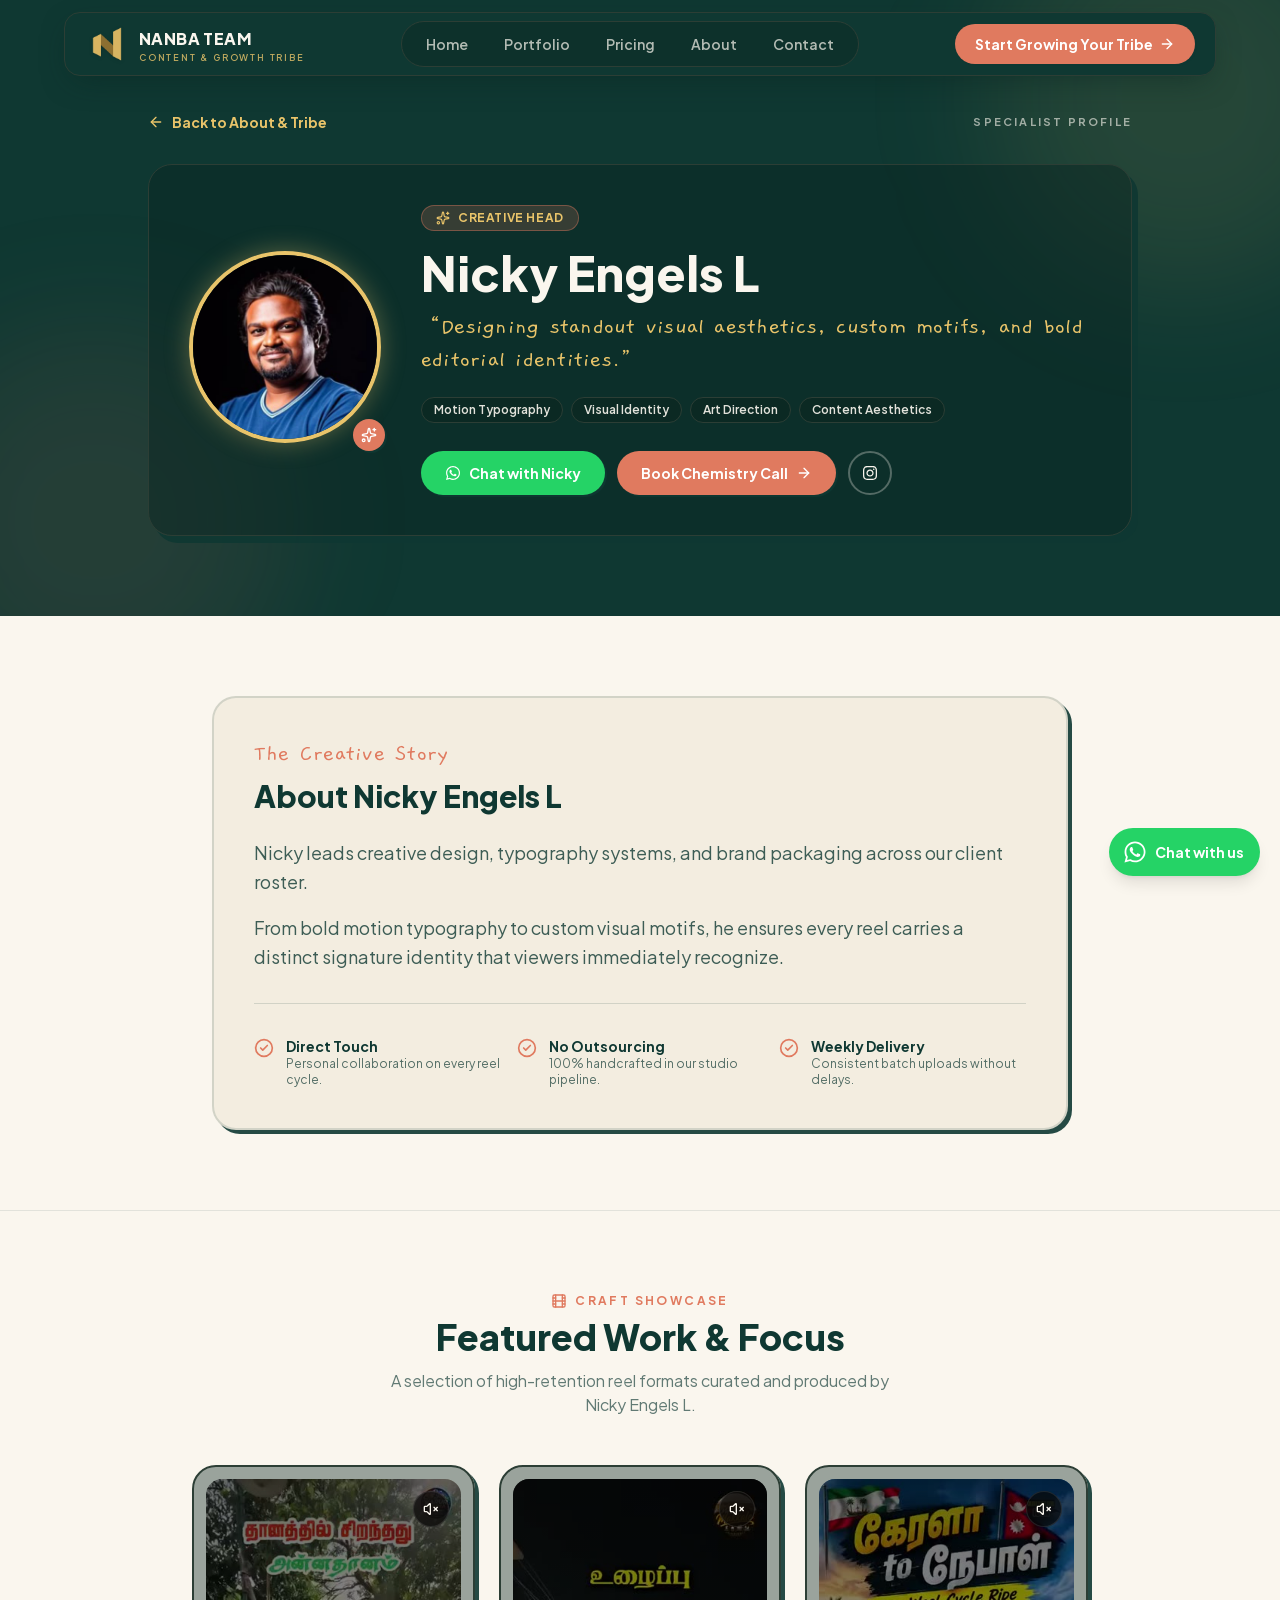
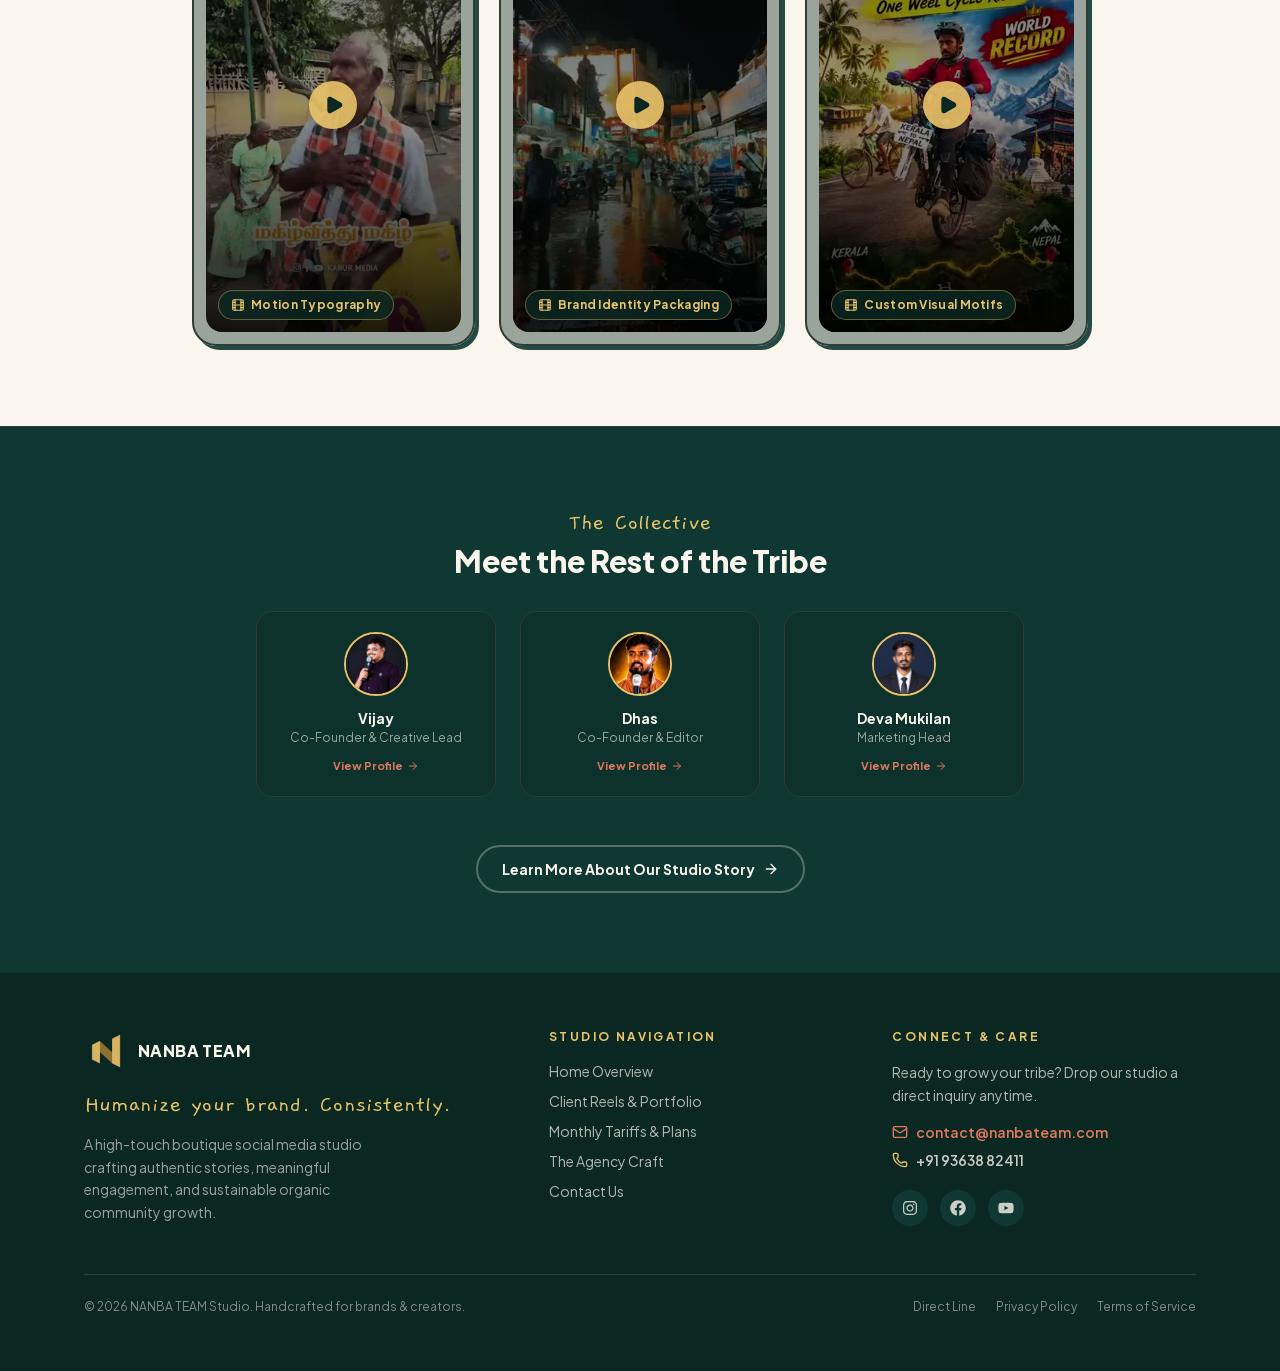
<file: team/nicky.html>
<!DOCTYPE html><html lang="en" class="gaegu_7c26d8f-module__zzpwxG__variable plus_jakarta_sans_e9451152-module__eMpaqG__variable h-full scroll-smooth antialiased overflow-x-clip"><head><meta charSet="utf-8"/><meta name="viewport" content="width=device-width, initial-scale=1"/><link rel="preload" href="/_next/static/media/02ab09f9d763c490-s.p.2z06xqu30airl.woff2" as="font" crossorigin="" type="font/woff2"/><link rel="preload" href="/_next/static/media/07f6361e5a7f80df-s.p.26av2_jsbqw2v.woff2" as="font" crossorigin="" type="font/woff2"/><link rel="preload" href="/_next/static/media/0889c66bad9b3c3b-s.p.3bu5-yd8kl91o.woff2" as="font" crossorigin="" type="font/woff2"/><link rel="preload" href="/_next/static/media/0be4ac5e39e9c602-s.p.1ew488432_xl1.woff2" as="font" crossorigin="" type="font/woff2"/><link rel="preload" href="/_next/static/media/0d9b096f9220bd2f-s.p.0mh0q1hdow45z.woff2" as="font" crossorigin="" type="font/woff2"/><link rel="preload" href="/_next/static/media/1ad3d68beda43b24-s.p.2brx1eskz0krx.woff2" as="font" crossorigin="" type="font/woff2"/><link rel="preload" href="/_next/static/media/1ee19894c821c06f-s.p.36zhr-3iyc0t_.woff2" as="font" crossorigin="" type="font/woff2"/><link rel="preload" href="/_next/static/media/202883325cd39b81-s.p.34hb9edh362c2.woff2" as="font" crossorigin="" type="font/woff2"/><link rel="preload" href="/_next/static/media/204f31b94d038ed8-s.p.2ocgn5f1t_rbs.woff2" as="font" crossorigin="" type="font/woff2"/><link rel="preload" href="/_next/static/media/20c699199e222389-s.p.2qbe9lbhqfc7x.woff2" as="font" crossorigin="" type="font/woff2"/><link rel="preload" href="/_next/static/media/21991a609c1e4f24-s.p.1x-bwd_pke8d1.woff2" as="font" crossorigin="" type="font/woff2"/><link rel="preload" href="/_next/static/media/2226ad673b3fc0f6-s.p.1l7dnuyk6zhsk.woff2" as="font" crossorigin="" type="font/woff2"/><link rel="preload" href="/_next/static/media/2348b8dc2aca3f08-s.p.18v5fvstyihp3.woff2" as="font" crossorigin="" type="font/woff2"/><link rel="preload" href="/_next/static/media/237cbc7a510357a4-s.p.1iu-ph6b7b-4t.woff2" as="font" crossorigin="" type="font/woff2"/><link rel="preload" href="/_next/static/media/2b2eb8324c5f676a-s.p.2213uwbx3dwca.woff2" as="font" crossorigin="" type="font/woff2"/><link rel="preload" href="/_next/static/media/2b9962b1a2496f46-s.p.17w4vje8-ipgt.woff2" as="font" crossorigin="" type="font/woff2"/><link rel="preload" href="/_next/static/media/31d5de0b6304925d-s.p.3h4ut7jubgzyn.woff2" as="font" crossorigin="" type="font/woff2"/><link rel="preload" href="/_next/static/media/388ed6884b939c78-s.p.39i7gisshnir0.woff2" as="font" crossorigin="" type="font/woff2"/><link rel="preload" href="/_next/static/media/39bf5d97aec1c546-s.p.06c_m0aisupbr.woff2" as="font" crossorigin="" type="font/woff2"/><link rel="preload" href="/_next/static/media/39cc94e2095c98c9-s.p.3ud9gf32vyxjr.woff2" as="font" crossorigin="" type="font/woff2"/><link rel="preload" href="/_next/static/media/3bafb67cb5db234f-s.p.0sein3sbia7yl.woff2" as="font" crossorigin="" type="font/woff2"/><link rel="preload" href="/_next/static/media/3fd9a1b1e379a4e3-s.p.2aq_x5zo8qukl.woff2" as="font" crossorigin="" type="font/woff2"/><link rel="preload" href="/_next/static/media/41756c35938a897b-s.p.3ij7sxvma5f83.woff2" as="font" crossorigin="" type="font/woff2"/><link rel="preload" href="/_next/static/media/44f842f7de634629-s.p.30w83po6pjqte.woff2" as="font" crossorigin="" type="font/woff2"/><link rel="preload" href="/_next/static/media/47696934a7570da2-s.p.1rtq36x7rz84k.woff2" as="font" crossorigin="" type="font/woff2"/><link rel="preload" href="/_next/static/media/4839acb9d141f772-s.p.3eb2uesbhz9fa.woff2" as="font" crossorigin="" type="font/woff2"/><link rel="preload" href="/_next/static/media/48a96dcb9690e60c-s.p.0c49pac54i1ry.woff2" as="font" crossorigin="" type="font/woff2"/><link rel="preload" href="/_next/static/media/4d2098fe38b52459-s.p.1-31cv4hlnr44.woff2" as="font" crossorigin="" type="font/woff2"/><link rel="preload" href="/_next/static/media/4edddecc9770748a-s.p.3b52kuw3s317p.woff2" as="font" crossorigin="" type="font/woff2"/><link rel="preload" href="/_next/static/media/4ef28ae728707c88-s.p.0hv5pa9fvdldx.woff2" as="font" crossorigin="" type="font/woff2"/><link rel="preload" href="/_next/static/media/510d904d59ba32cc-s.p.3wwjw6hl4fb2d.woff2" as="font" crossorigin="" type="font/woff2"/><link rel="preload" href="/_next/static/media/542b922a717396a8-s.p.00eqib7ed9sjx.woff2" as="font" crossorigin="" type="font/woff2"/><link rel="preload" href="/_next/static/media/54ff2b849676b7ad-s.p.0v1eac1x8dybe.woff2" as="font" crossorigin="" type="font/woff2"/><link rel="preload" href="/_next/static/media/551ad6335de14b6d-s.p.3axi0fmzhcr48.woff2" as="font" crossorigin="" type="font/woff2"/><link rel="preload" href="/_next/static/media/555f6c9779a6ea2f-s.p.008y3w7hox3jm.woff2" as="font" crossorigin="" type="font/woff2"/><link rel="preload" href="/_next/static/media/5e3de3e2d3980614-s.p.0q-k4db4rpss1.woff2" as="font" crossorigin="" type="font/woff2"/><link rel="preload" href="/_next/static/media/5fd7b71943441d3d-s.p.2bggcmk0jzdee.woff2" as="font" crossorigin="" type="font/woff2"/><link rel="preload" href="/_next/static/media/60e97c82bbf2656a-s.p.0ha4tyojtkydt.woff2" as="font" crossorigin="" type="font/woff2"/><link rel="preload" href="/_next/static/media/633700c5144cf57b-s.p.071i-7zxz9gi2.woff2" as="font" crossorigin="" type="font/woff2"/><link rel="preload" href="/_next/static/media/6859b2bc6353e7e0-s.p.2d4wovlvb57bc.woff2" as="font" crossorigin="" type="font/woff2"/><link rel="preload" href="/_next/static/media/70624fd140078077-s.p.23jkk6rr0_8fk.woff2" as="font" crossorigin="" type="font/woff2"/><link rel="preload" href="/_next/static/media/708ac5215e601874-s.p.1otlbanmpt5tq.woff2" as="font" crossorigin="" type="font/woff2"/><link rel="preload" href="/_next/static/media/740073afa6d6604a-s.p.1nbpk8-73d_oc.woff2" as="font" crossorigin="" type="font/woff2"/><link rel="preload" href="/_next/static/media/768b290376bb94a3-s.p.1oto7bq1wstw1.woff2" as="font" crossorigin="" type="font/woff2"/><link rel="preload" href="/_next/static/media/789ae921f9ad0c32-s.p.1hzfxwe0g_4r6.woff2" as="font" crossorigin="" type="font/woff2"/><link rel="preload" href="/_next/static/media/794e4d4a6de731ed-s.p.434e-nz-wzhqd.woff2" as="font" crossorigin="" type="font/woff2"/><link rel="preload" href="/_next/static/media/7a9067cce673902f-s.p.2vrfifoe5swj7.woff2" as="font" crossorigin="" type="font/woff2"/><link rel="preload" href="/_next/static/media/7a989262f8963453-s.p.3dgdp7v1qvdfw.woff2" as="font" crossorigin="" type="font/woff2"/><link rel="preload" href="/_next/static/media/7fd638b15ad3af69-s.p.2rtd4_em2kmrp.woff2" as="font" crossorigin="" type="font/woff2"/><link rel="preload" href="/_next/static/media/80acc2f9d1790aee-s.p.3p1t1rei93fh0.woff2" as="font" crossorigin="" type="font/woff2"/><link rel="preload" href="/_next/static/media/8a172900e148830b-s.p.2w3jr8on308z4.woff2" as="font" crossorigin="" type="font/woff2"/><link rel="preload" href="/_next/static/media/8a706fcd092647c2-s.p.3f42frf00l82t.woff2" as="font" crossorigin="" type="font/woff2"/><link rel="preload" href="/_next/static/media/8ac56e8155405d86-s.p.2bbg-70eaudbk.woff2" as="font" crossorigin="" type="font/woff2"/><link rel="preload" href="/_next/static/media/8dd9d9ccf770dc02-s.p.04cq_wu1aeppn.woff2" as="font" crossorigin="" type="font/woff2"/><link rel="preload" href="/_next/static/media/8f102ac0d216e63f-s.p.0c_kz8whdv8or.woff2" as="font" crossorigin="" type="font/woff2"/><link rel="preload" href="/_next/static/media/8f8866676db871eb-s.p.40j30xrne1tay.woff2" as="font" crossorigin="" type="font/woff2"/><link rel="preload" href="/_next/static/media/9001c6e9193bd339-s.p.08unp-5_f1nmc.woff2" as="font" crossorigin="" type="font/woff2"/><link rel="preload" href="/_next/static/media/90cc20c11ed8e383-s.p.0apishbt6ot2x.woff2" as="font" crossorigin="" type="font/woff2"/><link rel="preload" href="/_next/static/media/92a4078f473b310a-s.p.3fholbloho3ce.woff2" as="font" crossorigin="" type="font/woff2"/><link rel="preload" href="/_next/static/media/966bb41cb5a84927-s.p.099ncwluo1pwv.woff2" as="font" crossorigin="" type="font/woff2"/><link rel="preload" href="/_next/static/media/9a2b8e2c490f308b-s.p.1tz91wep1x4gt.woff2" as="font" crossorigin="" type="font/woff2"/><link rel="preload" href="/_next/static/media/a80e5595f83d8b55-s.p.141x3jy_o2s_c.woff2" as="font" crossorigin="" type="font/woff2"/><link rel="preload" href="/_next/static/media/a867e5c2eed94751-s.p.23t_b7b8id_jc.woff2" as="font" crossorigin="" type="font/woff2"/><link rel="preload" href="/_next/static/media/abb9471e6803e3b8-s.p.16wdtjxottyq5.woff2" as="font" crossorigin="" type="font/woff2"/><link rel="preload" href="/_next/static/media/ac24db6a9998d311-s.p.3k92o99w2r654.woff2" as="font" crossorigin="" type="font/woff2"/><link rel="preload" href="/_next/static/media/adcb0330ba1b733e-s.p.3e9hq8x9jcw5f.woff2" as="font" crossorigin="" type="font/woff2"/><link rel="preload" href="/_next/static/media/b16d1c0c05e32a60-s.p.3hmujwi2x_d30.woff2" as="font" crossorigin="" type="font/woff2"/><link rel="preload" href="/_next/static/media/b8e59591506d0376-s.p.3br1yix7oid_s.woff2" as="font" crossorigin="" type="font/woff2"/><link rel="preload" href="/_next/static/media/b9de63e0a9fe0cf2-s.p.0kjbuy1fntxbt.woff2" as="font" crossorigin="" type="font/woff2"/><link rel="preload" href="/_next/static/media/c0f41373200663e9-s.p.17cwfm6qvzrcp.woff2" as="font" crossorigin="" type="font/woff2"/><link rel="preload" href="/_next/static/media/c14643a64a206949-s.p.44vfzu3s8d0o-.woff2" as="font" crossorigin="" type="font/woff2"/><link rel="preload" href="/_next/static/media/c18b3b7a2b12e7e3-s.p.3mcuhpjyi5m-5.woff2" as="font" crossorigin="" type="font/woff2"/><link rel="preload" href="/_next/static/media/c3a2990550a35540-s.p.1jwaqtabaz-m1.woff2" as="font" crossorigin="" type="font/woff2"/><link rel="preload" href="/_next/static/media/c81cd2cb3833e14d-s.p.1a-mlleribx4n.woff2" as="font" crossorigin="" type="font/woff2"/><link rel="preload" href="/_next/static/media/c8913da47d88777c-s.p.2u7ia6dg59fw9.woff2" as="font" crossorigin="" type="font/woff2"/><link rel="preload" href="/_next/static/media/cb01828b1f2642c1-s.p.0er-mb7ckf2du.woff2" as="font" crossorigin="" type="font/woff2"/><link rel="preload" href="/_next/static/media/cd147e7610168de3-s.p.30ah9lebvhxwf.woff2" as="font" crossorigin="" type="font/woff2"/><link rel="preload" href="/_next/static/media/d409128fdf063a28-s.p.2nleos27rd6dz.woff2" as="font" crossorigin="" type="font/woff2"/><link rel="preload" href="/_next/static/media/d87a2a6770484bbb-s.p.44z_7ancu-y5w.woff2" as="font" crossorigin="" type="font/woff2"/><link rel="preload" href="/_next/static/media/d87fe24f77c16a44-s.p.2pxhm5vwfw62e.woff2" as="font" crossorigin="" type="font/woff2"/><link rel="preload" href="/_next/static/media/da58ab5d8c1bbfc4-s.p.30j5qaj7faer7.woff2" as="font" crossorigin="" type="font/woff2"/><link rel="preload" href="/_next/static/media/db7b7fd3abb88410-s.p.16kneh1k30jk1.woff2" as="font" crossorigin="" type="font/woff2"/><link rel="preload" href="/_next/static/media/e04cae570ef1238a-s.p.0rzafts9fhw6x.woff2" as="font" crossorigin="" type="font/woff2"/><link rel="preload" href="/_next/static/media/e1e2f928535adaaf-s.p.3gedjnv4zpaja.woff2" as="font" crossorigin="" type="font/woff2"/><link rel="preload" href="/_next/static/media/e2c8bcaf359549f0-s.p.40ou3re1-vfex.woff2" as="font" crossorigin="" type="font/woff2"/><link rel="preload" href="/_next/static/media/e6e2c050d15af498-s.p.3m5ws44fh70q_.woff2" as="font" crossorigin="" type="font/woff2"/><link rel="preload" href="/_next/static/media/ef928e3c69d1408e-s.p.1j8bi-_bymyuh.woff2" as="font" crossorigin="" type="font/woff2"/><link rel="preload" href="/_next/static/media/f4a375c7008cdc4c-s.p.2hn01u8byatk2.woff2" as="font" crossorigin="" type="font/woff2"/><link rel="preload" href="/_next/static/media/f757dc6152132153-s.p.1s9qu896-qyi0.woff2" as="font" crossorigin="" type="font/woff2"/><link rel="preload" href="/_next/static/media/fba5a26ea33df6a3-s.p.18rizl4rsrl42.woff2" as="font" crossorigin="" type="font/woff2"/><link rel="preload" href="/_next/static/media/ff517ff56ff3579f-s.p.3s8bii8asllhp.woff2" as="font" crossorigin="" type="font/woff2"/><link rel="preload" as="image" href="/logo.png"/><link rel="preload" href="/team/nicky.jpg" as="image"/><link rel="preload" href="/team/vijay-v2.jpg" as="image"/><link rel="preload" href="/team/dhas-v2.jpg" as="image"/><link rel="preload" href="/team/deva.jpg" as="image"/><link rel="stylesheet" href="/_next/static/chunks/14yj1wxo8a4u_.css" data-precedence="next"/><link rel="stylesheet" href="/_next/static/chunks/1jqpki2k0jgjv.css" data-precedence="next"/><link rel="preload" as="script" fetchPriority="low" href="/_next/static/chunks/3s6nzrbk-8mnv.js"/><script src="/_next/static/chunks/19mx3mg6lkumu.js" async=""></script><script src="/_next/static/chunks/3g4px251sg85e.js" async=""></script><script src="/_next/static/chunks/0tgjiok8t6d_n.js" async=""></script><script src="/_next/static/chunks/turbopack-2wgs7irzom57_.js" async=""></script><script src="/_next/static/chunks/0h2qsuyze9ds1.js" async=""></script><script src="/_next/static/chunks/1l3cyqqx0vgr6.js" async=""></script><script src="/_next/static/chunks/0z6h9trm30dgw.js" async=""></script><script src="/_next/static/chunks/1_kdzz48cb5_0.js" async=""></script><script src="/_next/static/chunks/3h_26hs5j9im_.js" async=""></script><title>Nicky Engels L — Creative Head | NANBA TEAM</title><meta name="description" content="Designing standout visual aesthetics, custom motifs, and bold editorial identities."/><link rel="canonical" href="https://www.nanbateam.com/team/nicky"/><meta property="og:title" content="Nicky Engels L — Creative Head | NANBA TEAM"/><meta property="og:description" content="Designing standout visual aesthetics, custom motifs, and bold editorial identities."/><meta property="og:url" content="https://www.nanbateam.com/team/nicky"/><meta property="og:site_name" content="NANBA TEAM"/><meta property="og:image" content="https://www.nanbateam.com/team/nicky.jpg"/><meta property="og:image:alt" content="Nicky Engels L — Creative Head"/><meta property="og:type" content="profile"/><meta name="twitter:card" content="summary_large_image"/><meta name="twitter:title" content="Nicky Engels L — Creative Head | NANBA TEAM"/><meta name="twitter:description" content="Designing standout visual aesthetics, custom motifs, and bold editorial identities."/><meta name="twitter:image" content="https://www.nanbateam.com/team/nicky.jpg"/><link rel="icon" href="/favicon.ico?favicon.1oj3ag_hqwmh9.ico" sizes="64x64" type="image/x-icon"/><link rel="icon" href="/icon.png?icon.25h7l8lnt34qs.png" sizes="512x512" type="image/png"/><meta name="next-size-adjust" content=""/><script src="/_next/static/chunks/0cz1d0mv5g_q7.js" noModule=""></script></head><body class="min-h-full flex flex-col overflow-x-hidden bg-brand-cream text-brand-teal font-sans selection:bg-brand-gold/40 pb-16 md:pb-0"><div hidden=""><!--$--><!--/$--></div><nav class="fixed top-0 inset-x-0 z-50 px-3 sm:px-4 pt-3"><div class="max-w-6xl mx-auto px-4 sm:px-5 h-14 md:h-16 flex items-center justify-center md:justify-between rounded-2xl bg-brand-teal border border-brand-border shadow-[0_10px_30px_-10px_rgba(10,39,34,0.6)]"><a class="flex items-center gap-2.5" href="/"><img alt="NANBA TEAM logo" width="44" height="44" decoding="async" data-nimg="1" class="w-10 h-10 md:w-11 md:h-11 object-contain drop-shadow" style="color:transparent" src="/logo.png"/><span class="leading-none"><span class="block text-brand-cream font-extrabold tracking-wide text-sm md:text-base">NANBA TEAM</span><span class="block text-brand-gold/80 text-[9px] font-semibold tracking-[0.2em] mt-0.5">CONTENT &amp; GROWTH TRIBE</span></span></a><div class="hidden md:flex items-center gap-1 bg-brand-dark/40 rounded-full px-2 py-1.5 border border-brand-border"><a class="px-4 py-1.5 rounded-full text-sm font-semibold transition-colors text-brand-cream/70 hover:text-brand-cream" href="/">Home</a><a class="px-4 py-1.5 rounded-full text-sm font-semibold transition-colors text-brand-cream/70 hover:text-brand-cream" href="/portfolio">Portfolio</a><a class="px-4 py-1.5 rounded-full text-sm font-semibold transition-colors text-brand-cream/70 hover:text-brand-cream" href="/pricing">Pricing</a><a class="px-4 py-1.5 rounded-full text-sm font-semibold transition-colors text-brand-cream/70 hover:text-brand-cream" href="/about">About</a><a class="px-4 py-1.5 rounded-full text-sm font-semibold transition-colors text-brand-cream/70 hover:text-brand-cream" href="/contact">Contact</a></div><a class="hidden md:inline-flex items-center gap-1.5 bg-brand-terracotta text-white text-sm font-bold px-4 lg:px-5 py-2.5 rounded-full hover:brightness-105 transition-all shadow-doodle-sm" href="/contact">Start Growing Your Tribe<svg xmlns="http://www.w3.org/2000/svg" width="24" height="24" viewBox="0 0 24 24" fill="none" stroke="currentColor" stroke-width="2" stroke-linecap="round" stroke-linejoin="round" class="lucide lucide-arrow-right w-4 h-4" aria-hidden="true"><path d="M5 12h14"></path><path d="m12 5 7 7-7 7"></path></svg></a></div></nav><main class="flex-1"><div class="bg-brand-cream text-brand-teal min-h-screen"><section class="bg-brand-teal text-brand-cream pt-24 md:pt-28 pb-16 md:pb-20 relative overflow-hidden"><div class="absolute -top-24 -right-24 w-96 h-96 rounded-full bg-brand-gold/10 blur-3xl pointer-events-none"></div><div class="absolute -bottom-24 -left-24 w-96 h-96 rounded-full bg-brand-terracotta/10 blur-3xl pointer-events-none"></div><div class="max-w-5xl mx-auto px-5 relative z-10"><div class="flex items-center justify-between gap-4 mb-8"><a class="inline-flex items-center gap-2 text-xs md:text-sm font-bold text-brand-gold hover:text-brand-cream transition-colors" href="/about"><svg xmlns="http://www.w3.org/2000/svg" width="24" height="24" viewBox="0 0 24 24" fill="none" stroke="currentColor" stroke-width="2" stroke-linecap="round" stroke-linejoin="round" class="lucide lucide-arrow-left w-4 h-4" aria-hidden="true"><path d="m12 19-7-7 7-7"></path><path d="M19 12H5"></path></svg> Back to About &amp; Tribe</a><span class="text-[11px] font-bold tracking-[0.2em] uppercase text-brand-cream/60">Specialist Profile</span></div><div class="bg-brand-dark/50 border border-brand-border rounded-3xl p-6 sm:p-8 md:p-10 shadow-doodle-lg"><div class="grid grid-cols-1 md:grid-cols-[auto_1fr] gap-8 md:gap-10 items-center"><div class="text-center md:text-left mx-auto md:mx-0"><div class="relative inline-block"><img src="/team/nicky.jpg" alt="Nicky Engels L" class="w-32 h-32 sm:w-40 sm:h-40 md:w-48 md:h-48 rounded-full object-cover border-4 border-brand-gold shadow-glow-warm mx-auto"/><div class="absolute -bottom-2 -right-1 bg-brand-terracotta text-white rounded-full p-2 shadow-doodle-sm"><svg xmlns="http://www.w3.org/2000/svg" width="24" height="24" viewBox="0 0 24 24" fill="none" stroke="currentColor" stroke-width="2" stroke-linecap="round" stroke-linejoin="round" class="lucide lucide-sparkles lucide-stars w-4 h-4" aria-hidden="true"><path d="M11.017 2.814a1 1 0 0 1 1.966 0l1.051 5.558a2 2 0 0 0 1.594 1.594l5.558 1.051a1 1 0 0 1 0 1.966l-5.558 1.051a2 2 0 0 0-1.594 1.594l-1.051 5.558a1 1 0 0 1-1.966 0l-1.051-5.558a2 2 0 0 0-1.594-1.594l-5.558-1.051a1 1 0 0 1 0-1.966l5.558-1.051a2 2 0 0 0 1.594-1.594z"></path><path d="M20 2v4"></path><path d="M22 4h-4"></path><circle cx="4" cy="20" r="2"></circle></svg></div></div></div><div><div class="inline-flex items-center gap-2 px-3.5 py-1 rounded-full bg-brand-terracotta/20 border border-brand-terracotta/40 text-brand-gold text-xs font-bold uppercase tracking-wider mb-3"><svg xmlns="http://www.w3.org/2000/svg" width="24" height="24" viewBox="0 0 24 24" fill="none" stroke="currentColor" stroke-width="2" stroke-linecap="round" stroke-linejoin="round" class="lucide lucide-sparkles lucide-stars w-3.5 h-3.5" aria-hidden="true"><path d="M11.017 2.814a1 1 0 0 1 1.966 0l1.051 5.558a2 2 0 0 0 1.594 1.594l5.558 1.051a1 1 0 0 1 0 1.966l-5.558 1.051a2 2 0 0 0-1.594 1.594l-1.051 5.558a1 1 0 0 1-1.966 0l-1.051-5.558a2 2 0 0 0-1.594-1.594l-5.558-1.051a1 1 0 0 1 0-1.966l5.558-1.051a2 2 0 0 0 1.594-1.594z"></path><path d="M20 2v4"></path><path d="M22 4h-4"></path><circle cx="4" cy="20" r="2"></circle></svg>Creative Head</div><h1 class="text-3xl sm:text-4xl md:text-5xl font-extrabold text-brand-cream leading-tight">Nicky Engels L</h1><p class="font-hand text-brand-gold text-xl sm:text-2xl mt-2 leading-snug">“<!-- -->Designing standout visual aesthetics, custom motifs, and bold editorial identities.<!-- -->”</p><div class="mt-5 flex flex-wrap gap-2"><span class="text-xs font-semibold px-3 py-1 rounded-full bg-brand-dark/70 border border-brand-border text-brand-cream/90">Motion Typography</span><span class="text-xs font-semibold px-3 py-1 rounded-full bg-brand-dark/70 border border-brand-border text-brand-cream/90">Visual Identity</span><span class="text-xs font-semibold px-3 py-1 rounded-full bg-brand-dark/70 border border-brand-border text-brand-cream/90">Art Direction</span><span class="text-xs font-semibold px-3 py-1 rounded-full bg-brand-dark/70 border border-brand-border text-brand-cream/90">Content Aesthetics</span></div><div class="mt-7 flex flex-wrap items-center gap-3"><a href="https://wa.me/919363882411?text=Hi%20Nicky!%20I%20saw%20your%20profile%20on%20NANBA%20TEAM%20(nanbateam.com%2Fteam%2Fnicky)%20and%20would%20love%20to%20connect%20about%20content%20for%20my%20brand." target="_blank" rel="noopener noreferrer" class="inline-flex items-center gap-2 bg-[#25D366] hover:bg-[#20ba59] text-white font-bold px-6 py-3 rounded-full transition-all shadow-doodle-sm text-sm"><svg stroke="currentColor" fill="currentColor" stroke-width="0" viewBox="0 0 448 512" class="w-4 h-4" height="1em" width="1em" xmlns="http://www.w3.org/2000/svg"><path d="M380.9 97.1C339 55.1 283.2 32 223.9 32c-122.4 0-222 99.6-222 222 0 39.1 10.2 77.3 29.6 111L0 480l117.7-30.9c32.4 17.7 68.9 27 106.1 27h.1c122.3 0 224.1-99.6 224.1-222 0-59.3-25.2-115-67.1-157zm-157 341.6c-33.2 0-65.7-8.9-94-25.7l-6.7-4-69.8 18.3L72 359.2l-4.4-7c-18.5-29.4-28.2-63.3-28.2-98.2 0-101.7 82.8-184.5 184.6-184.5 49.3 0 95.6 19.2 130.4 54.1 34.8 34.9 56.2 81.2 56.1 130.5 0 101.8-84.9 184.6-186.6 184.6zm101.2-138.2c-5.5-2.8-32.8-16.2-37.9-18-5.1-1.9-8.8-2.8-12.5 2.8-3.7 5.6-14.3 18-17.6 21.8-3.2 3.7-6.5 4.2-12 1.4-32.6-16.3-54-29.1-75.5-66-5.7-9.8 5.7-9.1 16.3-30.3 1.8-3.7.9-6.9-.5-9.7-1.4-2.8-12.5-30.1-17.1-41.2-4.5-10.8-9.1-9.3-12.5-9.5-3.2-.2-6.9-.2-10.6-.2-3.7 0-9.7 1.4-14.8 6.9-5.1 5.6-19.4 19-19.4 46.3 0 27.3 19.9 53.7 22.6 57.4 2.8 3.7 39.1 59.7 94.8 83.8 35.2 15.2 49 16.5 66.6 13.9 10.7-1.6 32.8-13.4 37.4-26.4 4.6-13 4.6-24.1 3.2-26.4-1.3-2.5-5-3.9-10.5-6.6z"></path></svg>Chat with <!-- -->Nicky</a><a class="inline-flex items-center gap-2 bg-brand-terracotta hover:brightness-105 text-white font-bold px-6 py-3 rounded-full transition-all shadow-doodle-sm text-sm" href="/contact">Book Chemistry Call <svg xmlns="http://www.w3.org/2000/svg" width="24" height="24" viewBox="0 0 24 24" fill="none" stroke="currentColor" stroke-width="2" stroke-linecap="round" stroke-linejoin="round" class="lucide lucide-arrow-right w-4 h-4" aria-hidden="true"><path d="M5 12h14"></path><path d="m12 5 7 7-7 7"></path></svg></a><a href="https://instagram.com/nanbateam" target="_blank" rel="noopener noreferrer" aria-label="Instagram profile" class="w-11 h-11 rounded-full border-2 border-brand-cream/30 text-brand-cream hover:text-brand-gold hover:border-brand-gold flex items-center justify-center transition-all"><svg stroke="currentColor" fill="currentColor" stroke-width="0" viewBox="0 0 448 512" class="w-4 h-4" height="1em" width="1em" xmlns="http://www.w3.org/2000/svg"><path d="M224.1 141c-63.6 0-114.9 51.3-114.9 114.9s51.3 114.9 114.9 114.9S339 319.5 339 255.9 287.7 141 224.1 141zm0 189.6c-41.1 0-74.7-33.5-74.7-74.7s33.5-74.7 74.7-74.7 74.7 33.5 74.7 74.7-33.6 74.7-74.7 74.7zm146.4-194.3c0 14.9-12 26.8-26.8 26.8-14.9 0-26.8-12-26.8-26.8s12-26.8 26.8-26.8 26.8 12 26.8 26.8zm76.1 27.2c-1.7-35.9-9.9-67.7-36.2-93.9-26.2-26.2-58-34.4-93.9-36.2-37-2.1-147.9-2.1-184.9 0-35.8 1.7-67.6 9.9-93.9 36.1s-34.4 58-36.2 93.9c-2.1 37-2.1 147.9 0 184.9 1.7 35.9 9.9 67.7 36.2 93.9s58 34.4 93.9 36.2c37 2.1 147.9 2.1 184.9 0 35.9-1.7 67.7-9.9 93.9-36.2 26.2-26.2 34.4-58 36.2-93.9 2.1-37 2.1-147.8 0-184.8zM398.8 388c-7.8 19.6-22.9 34.7-42.6 42.6-29.5 11.7-99.5 9-132.1 9s-102.7 2.6-132.1-9c-19.6-7.8-34.7-22.9-42.6-42.6-11.7-29.5-9-99.5-9-132.1s-2.6-102.7 9-132.1c7.8-19.6 22.9-34.7 42.6-42.6 29.5-11.7 99.5-9 132.1-9s102.7-2.6 132.1 9c19.6 7.8 34.7 22.9 42.6 42.6 11.7 29.5 9 99.5 9 132.1s2.7 102.7-9 132.1z"></path></svg></a></div></div></div></div></div></section><section class="py-16 md:py-20 border-b border-brand-teal/10"><div class="max-w-4xl mx-auto px-5"><div class="bg-brand-kraft rounded-3xl p-6 sm:p-10 border-2 border-[#143f38]/15 shadow-doodle"><p class="font-hand text-brand-terracotta text-2xl mb-2">The Creative Story</p><h2 class="text-2xl sm:text-3xl font-extrabold text-brand-teal mb-6">About <!-- -->Nicky Engels L</h2><div class="space-y-4 text-brand-teal/80 text-base sm:text-lg leading-relaxed"><p>Nicky leads creative design, typography systems, and brand packaging across our client roster.</p><p>From bold motion typography to custom visual motifs, he ensures every reel carries a distinct signature identity that viewers immediately recognize.</p></div><div class="mt-8 pt-8 border-t border-brand-teal/15 grid grid-cols-1 sm:grid-cols-3 gap-4"><div class="flex items-start gap-3"><svg xmlns="http://www.w3.org/2000/svg" width="24" height="24" viewBox="0 0 24 24" fill="none" stroke="currentColor" stroke-width="2" stroke-linecap="round" stroke-linejoin="round" class="lucide lucide-circle-check lucide-check-circle-2 w-5 h-5 text-brand-terracotta shrink-0 mt-0.5" aria-hidden="true"><circle cx="12" cy="12" r="10"></circle><path d="m16 9-5.5 5.5L8 12"></path></svg><div><p class="font-bold text-sm text-brand-teal">Direct Touch</p><p class="text-xs text-brand-teal/70">Personal collaboration on every reel cycle.</p></div></div><div class="flex items-start gap-3"><svg xmlns="http://www.w3.org/2000/svg" width="24" height="24" viewBox="0 0 24 24" fill="none" stroke="currentColor" stroke-width="2" stroke-linecap="round" stroke-linejoin="round" class="lucide lucide-circle-check lucide-check-circle-2 w-5 h-5 text-brand-terracotta shrink-0 mt-0.5" aria-hidden="true"><circle cx="12" cy="12" r="10"></circle><path d="m16 9-5.5 5.5L8 12"></path></svg><div><p class="font-bold text-sm text-brand-teal">No Outsourcing</p><p class="text-xs text-brand-teal/70">100% handcrafted in our studio pipeline.</p></div></div><div class="flex items-start gap-3"><svg xmlns="http://www.w3.org/2000/svg" width="24" height="24" viewBox="0 0 24 24" fill="none" stroke="currentColor" stroke-width="2" stroke-linecap="round" stroke-linejoin="round" class="lucide lucide-circle-check lucide-check-circle-2 w-5 h-5 text-brand-terracotta shrink-0 mt-0.5" aria-hidden="true"><circle cx="12" cy="12" r="10"></circle><path d="m16 9-5.5 5.5L8 12"></path></svg><div><p class="font-bold text-sm text-brand-teal">Weekly Delivery</p><p class="text-xs text-brand-teal/70">Consistent batch uploads without delays.</p></div></div></div></div></div></section><section class="py-16 md:py-20 bg-brand-cream"><div class="max-w-5xl mx-auto px-5"><div class="text-center mb-12"><div class="inline-flex items-center gap-2 text-xs font-bold tracking-[0.2em] text-brand-terracotta uppercase mb-2"><svg xmlns="http://www.w3.org/2000/svg" width="24" height="24" viewBox="0 0 24 24" fill="none" stroke="currentColor" stroke-width="2" stroke-linecap="round" stroke-linejoin="round" class="lucide lucide-film w-4 h-4" aria-hidden="true"><rect width="18" height="18" x="3" y="3" rx="2"></rect><path d="M7 3v18"></path><path d="M3 7.5h4"></path><path d="M3 12h18"></path><path d="M3 16.5h4"></path><path d="M17 3v18"></path><path d="M17 7.5h4"></path><path d="M17 16.5h4"></path></svg> CRAFT SHOWCASE</div><h2 class="text-3xl sm:text-4xl font-extrabold text-brand-teal">Featured Work &amp; Focus</h2><p class="text-brand-teal/65 mt-3 max-w-lg mx-auto text-sm sm:text-base">A selection of high-retention reel formats curated and produced by <!-- -->Nicky Engels L<!-- -->.</p></div><div class="grid grid-cols-1 sm:grid-cols-2 lg:grid-cols-3 gap-6 max-w-4xl mx-auto"><div class="group relative bg-brand-dark/40 border-2 border-brand-border rounded-3xl p-3 shadow-doodle hover:shadow-doodle-lg transition-all duration-300"><div class="relative aspect-[9/16] w-full rounded-2xl overflow-hidden bg-brand-dark cursor-pointer"><video src="/videos/reels/s3.mp4" poster="/videos/reels/s3.jpg" loop="" playsInline="" class="w-full h-full object-cover"></video><div class="absolute inset-0 bg-gradient-to-t from-black/80 via-transparent to-black/30 pointer-events-none"></div><div class="absolute top-3 right-3 flex items-center gap-2 z-10"><button aria-label="Unmute video" class="w-9 h-9 rounded-full bg-black/60 backdrop-blur-md text-brand-cream hover:text-brand-gold flex items-center justify-center transition-colors border border-white/10"><svg xmlns="http://www.w3.org/2000/svg" width="24" height="24" viewBox="0 0 24 24" fill="none" stroke="currentColor" stroke-width="2" stroke-linecap="round" stroke-linejoin="round" class="lucide lucide-volume-x w-4 h-4" aria-hidden="true"><path d="M11 4.702a.7.7 0 0 0-1.203-.498L6.413 7.587A1.4 1.4 0 0 1 5.416 8H3a1 1 0 0 0-1 1v6a1 1 0 0 0 1 1h2.416a1.4 1.4 0 0 1 .997.413l3.383 3.384A.7.7 0 0 0 11 19.298z"></path><path d="m16.5 14.5 5-5"></path><path d="m16.5 9.5 5 5"></path></svg></button></div><div class="absolute bottom-3 inset-x-3 pointer-events-none"><span class="inline-flex items-center gap-1.5 px-3 py-1.5 rounded-full bg-brand-dark/80 backdrop-blur-md border border-brand-gold/40 text-brand-gold text-xs font-bold tracking-wide"><svg xmlns="http://www.w3.org/2000/svg" width="24" height="24" viewBox="0 0 24 24" fill="none" stroke="currentColor" stroke-width="2" stroke-linecap="round" stroke-linejoin="round" class="lucide lucide-film w-3.5 h-3.5" aria-hidden="true"><rect width="18" height="18" x="3" y="3" rx="2"></rect><path d="M7 3v18"></path><path d="M3 7.5h4"></path><path d="M3 12h18"></path><path d="M3 16.5h4"></path><path d="M17 3v18"></path><path d="M17 7.5h4"></path><path d="M17 16.5h4"></path></svg>Motion Typography</span></div></div></div><div class="group relative bg-brand-dark/40 border-2 border-brand-border rounded-3xl p-3 shadow-doodle hover:shadow-doodle-lg transition-all duration-300"><div class="relative aspect-[9/16] w-full rounded-2xl overflow-hidden bg-brand-dark cursor-pointer"><video src="/videos/reels/s7.mp4" poster="/videos/reels/s7.jpg" loop="" playsInline="" class="w-full h-full object-cover"></video><div class="absolute inset-0 bg-gradient-to-t from-black/80 via-transparent to-black/30 pointer-events-none"></div><div class="absolute top-3 right-3 flex items-center gap-2 z-10"><button aria-label="Unmute video" class="w-9 h-9 rounded-full bg-black/60 backdrop-blur-md text-brand-cream hover:text-brand-gold flex items-center justify-center transition-colors border border-white/10"><svg xmlns="http://www.w3.org/2000/svg" width="24" height="24" viewBox="0 0 24 24" fill="none" stroke="currentColor" stroke-width="2" stroke-linecap="round" stroke-linejoin="round" class="lucide lucide-volume-x w-4 h-4" aria-hidden="true"><path d="M11 4.702a.7.7 0 0 0-1.203-.498L6.413 7.587A1.4 1.4 0 0 1 5.416 8H3a1 1 0 0 0-1 1v6a1 1 0 0 0 1 1h2.416a1.4 1.4 0 0 1 .997.413l3.383 3.384A.7.7 0 0 0 11 19.298z"></path><path d="m16.5 14.5 5-5"></path><path d="m16.5 9.5 5 5"></path></svg></button></div><div class="absolute bottom-3 inset-x-3 pointer-events-none"><span class="inline-flex items-center gap-1.5 px-3 py-1.5 rounded-full bg-brand-dark/80 backdrop-blur-md border border-brand-gold/40 text-brand-gold text-xs font-bold tracking-wide"><svg xmlns="http://www.w3.org/2000/svg" width="24" height="24" viewBox="0 0 24 24" fill="none" stroke="currentColor" stroke-width="2" stroke-linecap="round" stroke-linejoin="round" class="lucide lucide-film w-3.5 h-3.5" aria-hidden="true"><rect width="18" height="18" x="3" y="3" rx="2"></rect><path d="M7 3v18"></path><path d="M3 7.5h4"></path><path d="M3 12h18"></path><path d="M3 16.5h4"></path><path d="M17 3v18"></path><path d="M17 7.5h4"></path><path d="M17 16.5h4"></path></svg>Brand Identity Packaging</span></div></div></div><div class="group relative bg-brand-dark/40 border-2 border-brand-border rounded-3xl p-3 shadow-doodle hover:shadow-doodle-lg transition-all duration-300"><div class="relative aspect-[9/16] w-full rounded-2xl overflow-hidden bg-brand-dark cursor-pointer"><video src="/videos/reels/s11.mp4" poster="/videos/reels/s11.jpg" loop="" playsInline="" class="w-full h-full object-cover"></video><div class="absolute inset-0 bg-gradient-to-t from-black/80 via-transparent to-black/30 pointer-events-none"></div><div class="absolute top-3 right-3 flex items-center gap-2 z-10"><button aria-label="Unmute video" class="w-9 h-9 rounded-full bg-black/60 backdrop-blur-md text-brand-cream hover:text-brand-gold flex items-center justify-center transition-colors border border-white/10"><svg xmlns="http://www.w3.org/2000/svg" width="24" height="24" viewBox="0 0 24 24" fill="none" stroke="currentColor" stroke-width="2" stroke-linecap="round" stroke-linejoin="round" class="lucide lucide-volume-x w-4 h-4" aria-hidden="true"><path d="M11 4.702a.7.7 0 0 0-1.203-.498L6.413 7.587A1.4 1.4 0 0 1 5.416 8H3a1 1 0 0 0-1 1v6a1 1 0 0 0 1 1h2.416a1.4 1.4 0 0 1 .997.413l3.383 3.384A.7.7 0 0 0 11 19.298z"></path><path d="m16.5 14.5 5-5"></path><path d="m16.5 9.5 5 5"></path></svg></button></div><div class="absolute bottom-3 inset-x-3 pointer-events-none"><span class="inline-flex items-center gap-1.5 px-3 py-1.5 rounded-full bg-brand-dark/80 backdrop-blur-md border border-brand-gold/40 text-brand-gold text-xs font-bold tracking-wide"><svg xmlns="http://www.w3.org/2000/svg" width="24" height="24" viewBox="0 0 24 24" fill="none" stroke="currentColor" stroke-width="2" stroke-linecap="round" stroke-linejoin="round" class="lucide lucide-film w-3.5 h-3.5" aria-hidden="true"><rect width="18" height="18" x="3" y="3" rx="2"></rect><path d="M7 3v18"></path><path d="M3 7.5h4"></path><path d="M3 12h18"></path><path d="M3 16.5h4"></path><path d="M17 3v18"></path><path d="M17 7.5h4"></path><path d="M17 16.5h4"></path></svg>Custom Visual Motifs</span></div></div></div></div></div></section><section class="py-16 md:py-20 bg-brand-teal text-brand-cream border-t border-brand-border"><div class="max-w-5xl mx-auto px-5 text-center"><p class="font-hand text-brand-gold text-2xl">The Collective</p><h2 class="text-2xl sm:text-3xl font-extrabold text-brand-cream mt-1 mb-8">Meet the Rest of the Tribe</h2><div class="grid grid-cols-1 sm:grid-cols-3 gap-6 max-w-3xl mx-auto"><a class="group bg-brand-dark/40 border border-brand-border rounded-2xl p-5 hover:border-brand-gold transition-all duration-300 block text-center" href="/team/vijay"><img src="/team/vijay-v2.jpg" alt="Vijay" class="w-16 h-16 rounded-full object-cover border-2 border-brand-gold mx-auto mb-3 group-hover:scale-105 transition-transform"/><h3 class="font-bold text-brand-cream group-hover:text-brand-gold text-sm transition-colors">Vijay</h3><p class="text-brand-cream/60 text-xs mt-0.5">Co-Founder &amp; Creative Lead</p><span class="inline-flex items-center gap-1 text-[11px] font-bold text-brand-terracotta mt-3 group-hover:underline">View Profile <svg xmlns="http://www.w3.org/2000/svg" width="24" height="24" viewBox="0 0 24 24" fill="none" stroke="currentColor" stroke-width="2" stroke-linecap="round" stroke-linejoin="round" class="lucide lucide-arrow-right w-3 h-3" aria-hidden="true"><path d="M5 12h14"></path><path d="m12 5 7 7-7 7"></path></svg></span></a><a class="group bg-brand-dark/40 border border-brand-border rounded-2xl p-5 hover:border-brand-gold transition-all duration-300 block text-center" href="/team/dhas"><img src="/team/dhas-v2.jpg" alt="Dhas" class="w-16 h-16 rounded-full object-cover border-2 border-brand-gold mx-auto mb-3 group-hover:scale-105 transition-transform"/><h3 class="font-bold text-brand-cream group-hover:text-brand-gold text-sm transition-colors">Dhas</h3><p class="text-brand-cream/60 text-xs mt-0.5">Co-Founder &amp; Editor</p><span class="inline-flex items-center gap-1 text-[11px] font-bold text-brand-terracotta mt-3 group-hover:underline">View Profile <svg xmlns="http://www.w3.org/2000/svg" width="24" height="24" viewBox="0 0 24 24" fill="none" stroke="currentColor" stroke-width="2" stroke-linecap="round" stroke-linejoin="round" class="lucide lucide-arrow-right w-3 h-3" aria-hidden="true"><path d="M5 12h14"></path><path d="m12 5 7 7-7 7"></path></svg></span></a><a class="group bg-brand-dark/40 border border-brand-border rounded-2xl p-5 hover:border-brand-gold transition-all duration-300 block text-center" href="/team/deva-mukilan"><img src="/team/deva.jpg" alt="Deva Mukilan" class="w-16 h-16 rounded-full object-cover border-2 border-brand-gold mx-auto mb-3 group-hover:scale-105 transition-transform"/><h3 class="font-bold text-brand-cream group-hover:text-brand-gold text-sm transition-colors">Deva Mukilan</h3><p class="text-brand-cream/60 text-xs mt-0.5">Marketing Head</p><span class="inline-flex items-center gap-1 text-[11px] font-bold text-brand-terracotta mt-3 group-hover:underline">View Profile <svg xmlns="http://www.w3.org/2000/svg" width="24" height="24" viewBox="0 0 24 24" fill="none" stroke="currentColor" stroke-width="2" stroke-linecap="round" stroke-linejoin="round" class="lucide lucide-arrow-right w-3 h-3" aria-hidden="true"><path d="M5 12h14"></path><path d="m12 5 7 7-7 7"></path></svg></span></a></div><div class="mt-12"><a class="inline-flex items-center gap-2 border-2 border-brand-cream/30 text-brand-cream font-bold px-6 py-3 rounded-full hover:bg-brand-cream/10 transition-colors text-sm" href="/about">Learn More About Our Studio Story <svg xmlns="http://www.w3.org/2000/svg" width="24" height="24" viewBox="0 0 24 24" fill="none" stroke="currentColor" stroke-width="2" stroke-linecap="round" stroke-linejoin="round" class="lucide lucide-arrow-right w-4 h-4" aria-hidden="true"><path d="M5 12h14"></path><path d="m12 5 7 7-7 7"></path></svg></a></div></div></section></div><!--$--><!--/$--></main><footer class="bg-brand-dark text-brand-cream"><div class="max-w-6xl mx-auto px-5 py-14"><div class="grid gap-10 md:grid-cols-[1.4fr_1fr_1fr]"><div><div class="flex items-center gap-2.5 mb-4"><img alt="NANBA TEAM logo" loading="lazy" width="44" height="44" decoding="async" data-nimg="1" class="w-11 h-11 object-contain" style="color:transparent" src="/logo.png"/><span class="font-extrabold tracking-wide">NANBA TEAM</span></div><p class="font-hand text-brand-gold text-2xl mb-3">Humanize your brand. Consistently.</p><p class="text-brand-cream/60 text-sm max-w-xs leading-relaxed">A high-touch boutique social media studio crafting authentic stories, meaningful engagement, and sustainable organic community growth.</p></div><div><h4 class="text-xs font-bold tracking-[0.2em] text-brand-gold mb-4">STUDIO NAVIGATION</h4><ul class="space-y-2.5 text-sm text-brand-cream/70"><li><a class="hover:text-brand-cream" href="/">Home Overview</a></li><li><a class="hover:text-brand-cream" href="/portfolio">Client Reels &amp; Portfolio</a></li><li><a class="hover:text-brand-cream" href="/pricing">Monthly Tariffs &amp; Plans</a></li><li><a class="hover:text-brand-cream" href="/about">The Agency Craft</a></li><li><a class="hover:text-brand-cream" href="/contact">Contact Us</a></li></ul></div><div><h4 class="text-xs font-bold tracking-[0.2em] text-brand-gold mb-4">CONNECT &amp; CARE</h4><p class="text-sm text-brand-cream/70 mb-4 leading-relaxed">Ready to grow your tribe? Drop our studio a direct inquiry anytime.</p><a href="mailto:contact@nanbateam.com" class="flex items-center gap-2 text-brand-terracotta font-semibold text-sm mb-2 hover:brightness-110"><svg xmlns="http://www.w3.org/2000/svg" width="24" height="24" viewBox="0 0 24 24" fill="none" stroke="currentColor" stroke-width="2" stroke-linecap="round" stroke-linejoin="round" class="lucide lucide-mail w-4 h-4" aria-hidden="true"><path d="m22 7-8.991 5.727a2 2 0 0 1-2.009 0L2 7"></path><rect x="2" y="4" width="20" height="16" rx="2"></rect></svg>contact@nanbateam.com</a><a href="tel:+919363882411" class="flex items-center gap-2 text-brand-cream/80 font-semibold text-sm mb-5 hover:text-brand-cream"><svg xmlns="http://www.w3.org/2000/svg" width="24" height="24" viewBox="0 0 24 24" fill="none" stroke="currentColor" stroke-width="2" stroke-linecap="round" stroke-linejoin="round" class="lucide lucide-phone w-4 h-4 text-brand-gold" aria-hidden="true"><path d="M13.832 16.568a1 1 0 0 0 1.213-.303l.355-.465A2 2 0 0 1 17 15h3a2 2 0 0 1 2 2v3a2 2 0 0 1-2 2A18 18 0 0 1 2 4a2 2 0 0 1 2-2h3a2 2 0 0 1 2 2v3a2 2 0 0 1-.8 1.6l-.468.351a1 1 0 0 0-.292 1.233 14 14 0 0 0 6.392 6.384"></path></svg>+91 93638 82411</a><div class="flex gap-3"><a href="https://instagram.com/nanbateam" target="_blank" rel="noopener noreferrer" class="w-9 h-9 rounded-full bg-brand-teal flex items-center justify-center text-brand-cream/80 hover:bg-brand-terracotta hover:text-white transition-colors"><svg stroke="currentColor" fill="currentColor" stroke-width="0" viewBox="0 0 448 512" class="w-4 h-4" height="1em" width="1em" xmlns="http://www.w3.org/2000/svg"><path d="M224.1 141c-63.6 0-114.9 51.3-114.9 114.9s51.3 114.9 114.9 114.9S339 319.5 339 255.9 287.7 141 224.1 141zm0 189.6c-41.1 0-74.7-33.5-74.7-74.7s33.5-74.7 74.7-74.7 74.7 33.5 74.7 74.7-33.6 74.7-74.7 74.7zm146.4-194.3c0 14.9-12 26.8-26.8 26.8-14.9 0-26.8-12-26.8-26.8s12-26.8 26.8-26.8 26.8 12 26.8 26.8zm76.1 27.2c-1.7-35.9-9.9-67.7-36.2-93.9-26.2-26.2-58-34.4-93.9-36.2-37-2.1-147.9-2.1-184.9 0-35.8 1.7-67.6 9.9-93.9 36.1s-34.4 58-36.2 93.9c-2.1 37-2.1 147.9 0 184.9 1.7 35.9 9.9 67.7 36.2 93.9s58 34.4 93.9 36.2c37 2.1 147.9 2.1 184.9 0 35.9-1.7 67.7-9.9 93.9-36.2 26.2-26.2 34.4-58 36.2-93.9 2.1-37 2.1-147.8 0-184.8zM398.8 388c-7.8 19.6-22.9 34.7-42.6 42.6-29.5 11.7-99.5 9-132.1 9s-102.7 2.6-132.1-9c-19.6-7.8-34.7-22.9-42.6-42.6-11.7-29.5-9-99.5-9-132.1s-2.6-102.7 9-132.1c7.8-19.6 22.9-34.7 42.6-42.6 29.5-11.7 99.5-9 132.1-9s102.7-2.6 132.1 9c19.6 7.8 34.7 22.9 42.6 42.6 11.7 29.5 9 99.5 9 132.1s2.7 102.7-9 132.1z"></path></svg></a><a href="https://facebook.com/nanbateam" target="_blank" rel="noopener noreferrer" class="w-9 h-9 rounded-full bg-brand-teal flex items-center justify-center text-brand-cream/80 hover:bg-brand-terracotta hover:text-white transition-colors"><svg stroke="currentColor" fill="currentColor" stroke-width="0" viewBox="0 0 512 512" class="w-4 h-4" height="1em" width="1em" xmlns="http://www.w3.org/2000/svg"><path d="M504 256C504 119 393 8 256 8S8 119 8 256c0 123.78 90.69 226.38 209.25 245V327.69h-63V256h63v-54.64c0-62.15 37-96.48 93.67-96.48 27.14 0 55.52 4.84 55.52 4.84v61h-31.28c-30.8 0-40.41 19.12-40.41 38.73V256h68.78l-11 71.69h-57.78V501C413.31 482.38 504 379.78 504 256z"></path></svg></a><a href="https://youtube.com/@nanbateam" target="_blank" rel="noopener noreferrer" class="w-9 h-9 rounded-full bg-brand-teal flex items-center justify-center text-brand-cream/80 hover:bg-brand-terracotta hover:text-white transition-colors"><svg stroke="currentColor" fill="currentColor" stroke-width="0" viewBox="0 0 576 512" class="w-4 h-4" height="1em" width="1em" xmlns="http://www.w3.org/2000/svg"><path d="M549.655 124.083c-6.281-23.65-24.787-42.276-48.284-48.597C458.781 64 288 64 288 64S117.22 64 74.629 75.486c-23.497 6.322-42.003 24.947-48.284 48.597-11.412 42.867-11.412 132.305-11.412 132.305s0 89.438 11.412 132.305c6.281 23.65 24.787 41.5 48.284 47.821C117.22 448 288 448 288 448s170.78 0 213.371-11.486c23.497-6.321 42.003-24.171 48.284-47.821 11.412-42.867 11.412-132.305 11.412-132.305s0-89.438-11.412-132.305zm-317.51 213.508V175.185l142.739 81.205-142.739 81.201z"></path></svg></a></div></div></div><div class="mt-12 pt-6 border-t border-brand-border flex flex-col sm:flex-row items-center justify-between gap-3 text-xs text-brand-cream/50"><p>© <!-- -->2026<!-- --> <!-- -->NANBA TEAM<!-- --> Studio. Handcrafted for brands &amp; creators.</p><div class="flex gap-5"><a class="hover:text-brand-cream" href="/contact">Direct Line</a><a class="hover:text-brand-cream" href="/privacy">Privacy Policy</a><a class="hover:text-brand-cream" href="/terms">Terms of Service</a></div></div></div></footer><button aria-label="Chat on WhatsApp" class="fixed bottom-[4.75rem] right-4 md:bottom-6 md:right-5 z-40 flex items-center gap-2 bg-[#25D366] text-white font-bold rounded-full pl-3.5 pr-4 py-3 shadow-lg hover:brightness-105 hover:scale-105 transition-all animate-pulse-ring"><svg stroke="currentColor" fill="currentColor" stroke-width="0" viewBox="0 0 448 512" class="w-6 h-6" height="1em" width="1em" xmlns="http://www.w3.org/2000/svg"><path d="M380.9 97.1C339 55.1 283.2 32 223.9 32c-122.4 0-222 99.6-222 222 0 39.1 10.2 77.3 29.6 111L0 480l117.7-30.9c32.4 17.7 68.9 27 106.1 27h.1c122.3 0 224.1-99.6 224.1-222 0-59.3-25.2-115-67.1-157zm-157 341.6c-33.2 0-65.7-8.9-94-25.7l-6.7-4-69.8 18.3L72 359.2l-4.4-7c-18.5-29.4-28.2-63.3-28.2-98.2 0-101.7 82.8-184.5 184.6-184.5 49.3 0 95.6 19.2 130.4 54.1 34.8 34.9 56.2 81.2 56.1 130.5 0 101.8-84.9 184.6-186.6 184.6zm101.2-138.2c-5.5-2.8-32.8-16.2-37.9-18-5.1-1.9-8.8-2.8-12.5 2.8-3.7 5.6-14.3 18-17.6 21.8-3.2 3.7-6.5 4.2-12 1.4-32.6-16.3-54-29.1-75.5-66-5.7-9.8 5.7-9.1 16.3-30.3 1.8-3.7.9-6.9-.5-9.7-1.4-2.8-12.5-30.1-17.1-41.2-4.5-10.8-9.1-9.3-12.5-9.5-3.2-.2-6.9-.2-10.6-.2-3.7 0-9.7 1.4-14.8 6.9-5.1 5.6-19.4 19-19.4 46.3 0 27.3 19.9 53.7 22.6 57.4 2.8 3.7 39.1 59.7 94.8 83.8 35.2 15.2 49 16.5 66.6 13.9 10.7-1.6 32.8-13.4 37.4-26.4 4.6-13 4.6-24.1 3.2-26.4-1.3-2.5-5-3.9-10.5-6.6z"></path></svg><span class="hidden sm:inline text-sm">Chat with us</span></button><nav class="md:hidden fixed bottom-0 inset-x-0 z-50 bg-brand-teal border-t border-brand-border shadow-[0_-8px_24px_-12px_rgba(10,39,34,0.8)]" style="padding-bottom:env(safe-area-inset-bottom)"><ul class="grid grid-cols-5 px-1 py-1.5"><li class="min-w-0"><a class="flex flex-col items-center gap-0.5 py-1.5 rounded-xl text-[10px] font-semibold transition-colors text-brand-cream/60 hover:text-brand-cream" href="/"><span class="flex items-center justify-center w-9 h-7 rounded-full transition-colors "><svg xmlns="http://www.w3.org/2000/svg" width="24" height="24" viewBox="0 0 24 24" fill="none" stroke="currentColor" stroke-width="2" stroke-linecap="round" stroke-linejoin="round" class="lucide lucide-house lucide-home w-5 h-5" aria-hidden="true"><path d="M15 21v-8a1 1 0 0 0-1-1h-4a1 1 0 0 0-1 1v8"></path><path d="M3 10a2 2 0 0 1 .709-1.528l7-6a2 2 0 0 1 2.582 0l7 6A2 2 0 0 1 21 10v9a2 2 0 0 1-2 2H5a2 2 0 0 1-2-2z"></path></svg></span>Home</a></li><li class="min-w-0"><a class="flex flex-col items-center gap-0.5 py-1.5 rounded-xl text-[10px] font-semibold transition-colors text-brand-cream/60 hover:text-brand-cream" href="/portfolio"><span class="flex items-center justify-center w-9 h-7 rounded-full transition-colors "><svg xmlns="http://www.w3.org/2000/svg" width="24" height="24" viewBox="0 0 24 24" fill="none" stroke="currentColor" stroke-width="2" stroke-linecap="round" stroke-linejoin="round" class="lucide lucide-clapperboard w-5 h-5" aria-hidden="true"><path d="m12.296 3.464 3.02 3.956"></path><path d="M20.2 6 3 11l-.9-2.4c-.3-1.1.3-2.2 1.3-2.5l13.5-4c1.1-.3 2.2.3 2.5 1.3z"></path><path d="M3 11h18v8a2 2 0 0 1-2 2H5a2 2 0 0 1-2-2z"></path><path d="m6.18 5.276 3.1 3.899"></path></svg></span>Reels</a></li><li class="min-w-0"><a class="flex flex-col items-center gap-0.5 py-1.5 rounded-xl text-[10px] font-semibold transition-colors text-brand-cream/60 hover:text-brand-cream" href="/pricing"><span class="flex items-center justify-center w-9 h-7 rounded-full transition-colors "><svg xmlns="http://www.w3.org/2000/svg" width="24" height="24" viewBox="0 0 24 24" fill="none" stroke="currentColor" stroke-width="2" stroke-linecap="round" stroke-linejoin="round" class="lucide lucide-tag w-5 h-5" aria-hidden="true"><path d="M12.586 2.586A2 2 0 0 0 11.172 2H4a2 2 0 0 0-2 2v7.172a2 2 0 0 0 .586 1.414l8.704 8.704a2.426 2.426 0 0 0 3.42 0l6.58-6.58a2.426 2.426 0 0 0 0-3.42z"></path><circle cx="7.5" cy="7.5" r=".5" fill="currentColor"></circle></svg></span>Pricing</a></li><li class="min-w-0"><a class="flex flex-col items-center gap-0.5 py-1.5 rounded-xl text-[10px] font-semibold transition-colors text-brand-cream/60 hover:text-brand-cream" href="/about"><span class="flex items-center justify-center w-9 h-7 rounded-full transition-colors "><svg xmlns="http://www.w3.org/2000/svg" width="24" height="24" viewBox="0 0 24 24" fill="none" stroke="currentColor" stroke-width="2" stroke-linecap="round" stroke-linejoin="round" class="lucide lucide-users w-5 h-5" aria-hidden="true"><path d="M16 21v-2a4 4 0 0 0-4-4H6a4 4 0 0 0-4 4v2"></path><path d="M16 3.128a4 4 0 0 1 0 7.744"></path><path d="M22 21v-2a4 4 0 0 0-3-3.87"></path><circle cx="9" cy="7" r="4"></circle></svg></span>About</a></li><li class="min-w-0"><a class="flex flex-col items-center gap-0.5 py-1.5 rounded-xl text-[10px] font-semibold transition-colors text-brand-cream/60 hover:text-brand-cream" href="/contact"><span class="flex items-center justify-center w-9 h-7 rounded-full transition-colors "><svg xmlns="http://www.w3.org/2000/svg" width="24" height="24" viewBox="0 0 24 24" fill="none" stroke="currentColor" stroke-width="2" stroke-linecap="round" stroke-linejoin="round" class="lucide lucide-message-circle w-5 h-5" aria-hidden="true"><path d="M2.992 16.342a2 2 0 0 1 .094 1.167l-1.065 3.29a1 1 0 0 0 1.236 1.168l3.413-.998a2 2 0 0 1 1.099.092 10 10 0 1 0-4.777-4.719"></path></svg></span>Contact</a></li></ul></nav><script src="/_next/static/chunks/3s6nzrbk-8mnv.js" id="_R_" async=""></script><script>(self.__next_f=self.__next_f||[]).push([0])</script><script>self.__next_f.push([1,"1:\"$Sreact.fragment\"\n2:I[45678,[\"/_next/static/chunks/0h2qsuyze9ds1.js\",\"/_next/static/chunks/1l3cyqqx0vgr6.js\",\"/_next/static/chunks/0z6h9trm30dgw.js\",\"/_next/static/chunks/1_kdzz48cb5_0.js\"],\"default\"]\n3:I[39756,[\"/_next/static/chunks/0h2qsuyze9ds1.js\",\"/_next/static/chunks/1l3cyqqx0vgr6.js\",\"/_next/static/chunks/0z6h9trm30dgw.js\",\"/_next/static/chunks/1_kdzz48cb5_0.js\"],\"default\"]\n4:I[37457,[\"/_next/static/chunks/0h2qsuyze9ds1.js\",\"/_next/static/chunks/1l3cyqqx0vgr6.js\",\"/_next/static/chunks/0z6h9trm30dgw.js\",\"/_next/static/chunks/1_kdzz48cb5_0.js\"],\"default\"]\n5:I[85437,[\"/_next/static/chunks/0h2qsuyze9ds1.js\",\"/_next/static/chunks/1l3cyqqx0vgr6.js\",\"/_next/static/chunks/0z6h9trm30dgw.js\",\"/_next/static/chunks/1_kdzz48cb5_0.js\"],\"Image\"]\n6:I[22016,[\"/_next/static/chunks/0h2qsuyze9ds1.js\",\"/_next/static/chunks/1l3cyqqx0vgr6.js\",\"/_next/static/chunks/0z6h9trm30dgw.js\",\"/_next/static/chunks/1_kdzz48cb5_0.js\",\"/_next/static/chunks/3h_26hs5j9im_.js\"],\"\"]\n13:I[68027,[\"/_next/static/chunks/0h2qsuyze9ds1.js\",\"/_next/static/chunks/1l3cyqqx0vgr6.js\",\"/_next/static/chunks/0z6h9trm30dgw.js\",\"/_next/static/chunks/1_kdzz48cb5_0.js\"],\"default\",1]\n:HL[\"/_next/static/chunks/14yj1wxo8a4u_.css\",\"style\"]\n:HL[\"/_next/static/chunks/1jqpki2k0jgjv.css\",\"style\"]\n:HL[\"/_next/static/media/02ab09f9d763c490-s.p.2z06xqu30airl.woff2\",\"font\",{\"crossOrigin\":\"\",\"type\":\"font/woff2\"}]\n:HL[\"/_next/static/media/07f6361e5a7f80df-s.p.26av2_jsbqw2v.woff2\",\"font\",{\"crossOrigin\":\"\",\"type\":\"font/woff2\"}]\n:HL[\"/_next/static/media/0889c66bad9b3c3b-s.p.3bu5-yd8kl91o.woff2\",\"font\",{\"crossOrigin\":\"\",\"type\":\"font/woff2\"}]\n:HL[\"/_next/static/media/0be4ac5e39e9c602-s.p.1ew488432_xl1.woff2\",\"font\",{\"crossOrigin\":\"\",\"type\":\"font/woff2\"}]\n:HL[\"/_next/static/media/0d9b096f9220bd2f-s.p.0mh0q1hdow45z.woff2\",\"font\",{\"crossOrigin\":\"\",\"type\":\"font/woff2\"}]\n:HL[\"/_next/static/media/1ad3d68beda43b24-s.p.2brx1eskz0krx.woff2\",\"font\",{\"crossOrigin\":\"\",\"type\":\"font/woff2\"}]\n:HL[\"/_next/static/media/1ee19894c821c06f-s.p.36zhr-3iyc0t_.woff2\",\"font\",{\"crossOrigin\":\"\",\"type\":\"font/woff2\"}]\n:HL[\"/_next/static/media/202883325cd39b81-s.p.34hb9edh362c2.woff2\",\"font\",{\"crossOrigin\":\"\",\"type\":\"font/woff2\"}]\n:HL[\"/_next/static/media/204f31b94d038ed8-s.p.2ocgn5f1t_rbs.woff2\",\"font\",{\"crossOrigin\":\"\",\"type\":\"font/woff2\"}]\n:HL[\"/_next/static/media/20c699199e222389-s.p.2qbe9lbhqfc7x.woff2\",\"font\",{\"crossOrigin\":\"\",\"type\":\"font/woff2\"}]\n:HL[\"/_next/static/media/21991a609c1e4f24-s.p.1x-bwd_pke8d1.woff2\",\"font\",{\"crossOrigin\":\"\",\"type\":\"font/woff2\"}]\n:HL[\"/_next/static/media/2226ad673b3fc0f6-s.p.1l7dnuyk6zhsk.woff2\",\"font\",{\"crossOrigin\":\"\",\"type\":\"font/woff2\"}]\n:HL[\"/_next/static/media/2348b8dc2aca3f08-s.p.18v5fvstyihp3.woff2\",\"font\",{\"crossOrigin\":\"\",\"type\":\"font/woff2\"}]\n:HL[\"/_next/static/media/237cbc7a510357a4-s.p.1iu-ph6b7b-4t.woff2\",\"font\",{\"crossOrigin\":\"\",\"type\":\"font/woff2\"}]\n:HL[\"/_next/static/media/2b2eb8324c5f676a-s.p.2213uwbx3dwca.woff2\",\"font\",{\"crossOrigin\":\"\",\"type\":\"font/woff2\"}]\n:HL[\"/_next/static/media/2b9962b1a2496f46-s.p.17w4vje8-ipgt.woff2\",\"font\",{\"crossOrigin\":\"\",\"type\":\"font/woff2\"}]\n:HL[\"/_next/static/media/31d5de0b6304925d-s.p.3h4ut7jubgzyn.woff2\",\"font\",{\"crossOrigin\":\"\",\"type\":\"font/woff2\"}]\n:HL[\"/_next/static/media/388ed6884b939c78-s.p.39i7gisshnir0.woff2\",\"font\",{\"crossOrigin\":\"\",\"type\":\"font/woff2\"}]\n:HL[\"/_next/static/media/39bf5d97aec1c546-s.p.06c_m0aisupbr.woff2\",\"font\",{\"crossOrigin\":\"\",\"type\":\"font/woff2\"}]\n:HL[\"/_next/static/media/39cc94e2095c98c9-s.p.3ud9gf32vyxjr.woff2\",\"font\",{\"crossOrigin\":\"\",\"type\":\"font/woff2\"}]\n:HL[\"/_next/static/media/3bafb67cb5db234f-s.p.0sein3sbia7yl.woff2\",\"font\",{\"crossOrigin\":\"\",\"type\":\"font/woff2\"}]\n:HL[\"/_next/static/media/3fd9a1b1e379a4e3-s.p.2aq_x5zo8qukl.woff2\",\"font\",{\"crossOrigin\":\"\",\"type\":\"font/woff2\"}]\n:HL[\"/_next/static/media/41756c35938a897b-s.p.3ij7sxvma5f83.woff2\",\"font\",{\"crossOrigin\":\"\",\"type\":\"font/woff2\"}]\n:HL[\"/_next/static/media/44f842f7de634629-s.p.30w83po6pjqte.woff2\",\"font\",{\"crossOrigin\":\"\",\"type\":\"font/woff2\"}]\n:HL[\"/_next/static/media/47696934a7570da2-s.p.1rtq36x7rz84k.woff2\",\"font\",{\"crossOrigin\":\"\",\"type\":\"font/woff2\"}]\n:HL[\"/_next/static/media/4839acb9d141f772-s.p.3eb2uesbhz9fa.woff2\",\"font\",{\"crossOrigin\":\"\",\"type\":\"font/woff2\"}]\n:HL[\"/_next/static/media/48a96dcb9690e60c-s.p.0c49pac54i1ry.woff2\",\"font\",{\"crossOrigin\":\"\",\"type\":\"font/woff2\"}]\n:HL[\"/_next/static/media/4d2098fe38b52459-s.p.1-31cv4hlnr44.woff2\",\"font\",{\"crossOrigin\":\"\",\"type\":\"font/woff2\"}]\n:HL[\"/_next/static/media/4edddecc9770748a-s.p.3b52kuw3s317p.woff2\",\"font\",{\"crossOrigin\":\"\",\"type\":\"font/woff2\"}]\n:HL[\"/_next/static/media/4ef28ae728707c88-s.p.0hv5pa9fvdldx.woff2\",\"font\",{\"crossOrigin\":\"\",\"type\":\"font/woff2\"}]\n:HL[\"/_next/static/media/510d904d59ba32cc-s.p.3wwjw6hl4fb2d.woff2\",\"font\",{\"crossOrigin\":\"\",\"type\":\"font/woff2\"}]\n:HL[\"/_next/static/media/542b922a717396a8-s.p.00eqib7ed9sjx.woff2\",\"font\",{\"crossOrigin\":\"\",\"type\":\"font/woff2\"}]\n:HL[\"/_next/static/media/54ff2b849676b7ad-s.p.0v1eac1x8dybe.woff2\",\"font\",{\"crossOrigin\":\"\",\"type\":\"font/woff2\"}]\n:HL[\"/_next/static/media/551ad6335de14b6d-s.p.3axi0fmzhcr48.woff2\",\"font\",{\"crossOrigin\":\"\",\"type\":\"font/woff2\"}]\n:HL[\"/_next/static/media/555f6c9779a6ea2f-s.p.008y3w7hox3jm.woff2\",\"font\",{\"crossOrigin\":\"\",\"type\":\"font/woff2\"}]\n:HL[\"/_next/static/media/5e3de3e2d3980614-s.p.0q-k4db4rpss1.woff2\",\"font\",{\"crossOrigin\":\"\",\"type\":\"font/woff2\"}]\n:HL[\"/_next/static/media/5fd7b71943441d3d-s.p.2bggcmk0jzdee.woff2\",\"font\",{\"crossOrigin\":\"\",\"type\":\"font/woff2\"}]\n:HL[\"/_next/static/media/60e97c82bbf2656a-s.p.0ha4tyojtkydt.woff2\",\"font\",{\"crossOrigin\":\"\",\"type\":\"font/woff2\"}]\n:HL[\"/_next/static/media/633700c5144cf57b-s.p.071i-7zxz9gi2.woff2\",\"font\",{\"crossOrigin\":\"\",\"type\":\"font/woff2\"}]\n:HL[\"/_next/static/media/6859b2bc6353e7e0-s.p.2d4wovlvb57bc.woff2\",\"font\",{\"crossOrigin\":\"\",\"type\":\"font/woff2\"}]\n:HL[\"/_next/static/media/70624fd140078077-s.p.23jkk6rr0_8fk.woff2\",\"font\",{\"crossOrigin\":\"\",\"type\":\"font/woff2\"}]\n:HL[\"/_next/static/media/708ac5215e601874-s.p.1otlbanmpt5tq.woff2\",\"font\",{\"crossOrigin\":\"\",\"type\":\"font/woff2\"}]\n:HL[\"/_next/static/media/740073afa6d6604a-s.p.1nbpk8-73d_oc.woff2\",\"font\",{\"crossOrigin\":\"\",\"type\":\"font/woff2\"}]\n:HL[\"/_next/static/media/768b290376bb94a3-s.p.1oto7bq1wstw1.woff2\",\"font\",{\"crossOrigin\":\"\",\"type\":\"font/woff2\"}]\n:HL[\"/_next/static/media/789ae921f9ad0c32-s.p.1hzfxwe0g_4r6.woff2\",\"font\",{\"crossOrigin\":\"\",\"type\":\"font/woff2\"}]\n:HL[\"/_next/static/media/794e4d4a6de731ed-s.p.434e-nz-wzhqd.woff2\",\"font\",{\"crossOrigin\":\"\",\"type\":\"font/woff2\"}]\n:HL[\"/_next/static/media/7a9067cce673902f-s.p.2vrfifoe5swj7.woff2\",\"font\",{\"crossOrigin\":\"\",\"type\":\"font/woff2\"}]\n:HL[\"/_next/static/media/7a989262f8963453-s.p.3dgdp7v1qvdfw.woff2\",\"font\",{\"crossOrigin\":\"\",\"type\":\"font/woff2\"}]\n:HL[\"/_next/static/media/7fd638b15ad3af69-s.p.2rtd4_em2kmrp.woff2\",\"font\",{\"crossOrigin\":\"\",\"type\":\"font/woff2\"}]\n:HL[\"/_next/static/media/80acc2f9d1790aee-s.p.3p1t1rei93fh0.woff2\",\"font\",{\"crossOrigin\":\"\",\"type\":\"font/woff2\"}]\n:HL[\"/_next/static/media/8a172900e148830b-s.p.2w3jr8on308z4.woff2\",\"font\",{\"crossOrigin\":\"\",\"type\":\"font/woff2\"}]\n:HL[\"/_next/static/media/8a706fcd092647c2-s.p.3f42frf00l82t.woff2\",\"font\",{\"crossOrigin\":\"\",\"type\":\"font/woff2\"}]\n:HL[\"/_next/static/media/8ac56e8155405d86-s.p.2bbg-70eaudbk.woff2\",\"font\",{\"crossOrigin\":\"\",\"type\":\"font/woff2\"}]\n:HL[\"/_next/static/media/8dd9d9ccf770dc02-s.p.04cq_wu1aeppn.woff2\",\"font\",{\"crossOrigin\":\"\",\"type\":\"font/woff2\"}]\n:HL[\"/_next/static/media/8f102ac0d216e63f-s.p.0c_kz8whdv8or.woff2\",\"font\",{\"crossOrigin\":\"\",\"type\":\"font/woff2\"}]\n:HL[\"/_next/static/media/8f8866676db871eb-s.p.40j30xrne1tay.woff2\",\"font\",{\"crossOrigin\":\"\",\"type\":\"font/woff2\"}]\n:HL[\"/_next/static/media/9001c6e9193bd339-s.p.08unp-5_f1nmc.woff2\",\"font\",{\"crossOrigin\":\"\",\"type\":\"font/woff2\"}]\n:HL[\"/_next/static/media/90cc20c11ed8e383-s.p.0apishbt6ot2x.woff2\",\"font\",{\"crossOrigin\":\"\",\"type\":\"font/woff2\"}]\n:HL[\"/_next/static/media/92a4078f473b310a-s.p.3fholbloho3ce.woff2\",\"font\",{\"crossOrigin\":\"\",\"type\":\"font/woff2\"}]\n:HL[\"/_next/static/media/966bb41cb5a84927-s.p.099ncwluo1pwv.woff2\",\"font\",{\"crossOrigin\":\"\",\"type\":\"font/woff2\"}]\n:HL[\"/_next/static/media/9a2b8e2c490f308b-s.p.1tz91wep1x4gt.woff2\",\"font\",{\"crossOrigin\":\"\",\"type\":\"font/woff2\"}]\n:HL[\"/_next/static/media/a80e5595f83d8b55-s.p.141x3jy_o2s_c.woff2\",\"font\",{\"crossOrigin\":\"\",\"type\":\"font/woff2\"}]\n:HL[\"/_next/static/media/a867e5c2eed94751-s.p.23t_b7b8id_jc.woff2\",\"font\",{\"crossOrigin\":\"\",\"type\":\"font/woff2\"}]\n:HL[\"/_next/static/media/abb9471e6803e3b8-s.p.16wdtjxottyq5.woff2\",\"font\",{\"crossOrigin\":\"\",\"type\":\"font/woff2\"}]\n:HL[\"/_next/static/media/ac24db6a9998d311-s.p.3k92o99w2r654.woff2\",\"font\",{\"crossOrigin\":\"\",\"type\":\"font/woff2\"}]\n:HL[\"/_next/static/media/adcb0330ba1b733e-s.p.3e9hq8x9jcw5f.woff2\",\"font\",{\"crossOrigin\":\"\",\"type\":\"font/woff2\"}]\n:HL[\"/_next/static/media/b16d1c0c05e32a60-s.p.3hmujwi2x_d30.woff2\",\"font\",{\"crossOrigin\":\"\",\"type\":\"font/woff2\"}]\n:HL[\"/_next/static/media/b8e59591506d0376-s.p.3br1yix7oid_s.woff2\",\"font\",{\"crossOrigin\":\"\",\"type\":\"font/woff2\"}]\n:HL[\"/_next/static/media/b9de63e0a9fe0cf2-s.p.0kjbuy1fntxbt.woff2\",\"font\",{\"crossOrigin\":\"\",\"type\":\"font/woff2\"}]\n:HL[\"/_next/static/media/c0f41373200663e9-s.p.17cwfm6qvzrcp.woff2\",\"font\",{\"crossOrigin\":\"\",\"type\":\"font/woff2\"}]\n:HL[\"/_next/static/media/c14643a64a206949-s.p.44vfzu3s8d0o-.woff2\",\"font\",{\"crossOrigin\":\"\",\"type\":\"font/woff2\"}]\n:HL[\"/_next/static/media/c18b3b7a2b12e7e3-s.p.3mcuhpjyi5m-5.woff2\",\"font\",{\"crossOrigin\":\"\",\"type\":\"font/woff2\"}]\n:HL[\"/_next/static/media/c3a2990550a35540-s.p.1jwaqtabaz-m1.woff2\",\"font\",{\"crossOrigin\":\"\",\"type\":\"font/woff2\"}]\n:HL[\"/_next/static/media/c81cd2cb3833e14d-s.p.1a-mlleribx4n.woff2\",\"font\",{\"crossOrigin\":\"\",\"type\":\"font/woff2\"}]\n:HL[\"/_next/static/media/c8913da47d88777c-s.p.2u7ia6dg59fw9.woff2\",\"font\",{\"crossOrigin\":\"\",\"type\":\"font/woff2\"}]\n:HL[\"/_next/static/media/cb01828b1f2642c1-s.p.0er-mb7ckf2du.woff2\",\"font\",{\"crossOrigin\":\"\",\"type\":\"font/woff2\"}]\n:HL[\"/_next/static/media/cd147e7610168de3-s.p.30ah9lebvhxwf.woff2\",\"font\",{\"crossOrigin\":\"\",\"type\":\"font/woff2\"}]\n:HL[\"/_next/static/media/d409128fdf063a28-s.p.2nleos27rd6dz.woff2\",\"font\",{\"crossOrigin\":\"\",\"type\":\"font/woff2\"}]\n:HL[\"/_next/static/media/d87a2a6770484bbb-s.p.44z_7ancu-y5w.woff2\",\"font\",{\"crossOrigin\":\"\",\"type\":\"font/woff2\"}]\n:HL[\"/_next/static/media/d87fe24f77c16a44-s.p.2pxhm5vwfw62e.woff2\",\"font\",{\"crossOrigin\":\"\",\"type\":\"font/woff2\"}]\n:HL[\"/_next/static/media/da58ab5d8c1bbfc4-s.p.30j5qaj7faer7.woff2\",\"font\",{\"crossOrigin\":\"\",\"type\":\"font/woff2\"}]\n:HL[\"/_next/static/media/db7b7fd3abb88410-s.p.16kneh1k30jk1.woff2\",\"font\",{\"crossOrigin\":\"\",\"type\":\"font/woff2\"}]\n:HL[\"/_next/static/media/e04cae570ef1238a-s.p.0rzafts9fhw6x.woff2\",\"font\",{\"crossOrigin\":\"\",\"type\":\"font/woff2\"}]\n:HL[\"/_next/static/media/e1e2f928535adaaf-s.p.3gedjnv4zpaja.woff2\",\"font\",{\"crossOrigin\":\"\",\"type\":\"font/woff2\"}]\n:HL[\"/_next/static/media/e2c8bcaf359549f0-s.p.40ou3re1-vfex.woff2\",\"font\",{\"crossOrigin\":\"\",\"type\":\"font/woff2\"}]\n:HL[\"/_next/static/media/e6e2c050d15af498-s.p.3m5ws44fh70q_.woff2\",\"font\",{\"crossOrigin\":\"\",\"type\":\"font/woff2\"}]\n:HL[\"/_next/static/media/ef928e3c69d1408e-s.p.1j8bi-_bymyuh.woff2\",\"font\",{\"crossOrigin\":\"\",\"type\":\"font/woff2\"}]\n:HL[\"/_next/static/media/f4a375c7008cdc4c-s.p.2hn01u8byatk2.woff2\",\"font\",{\"crossOrigin\":\"\",\"type\":\"font/woff2\"}]\n:HL[\"/_next/static/media/f757dc6152132153-s.p.1s9qu896-qyi0.woff2\",\"font\",{\"crossOrigin\":\"\",\"type\":\"font/woff2\"}]\n:HL[\"/_next/static/media/fba5a26ea33df6a3-s.p.18rizl4rsrl42.woff2\",\"font\",{\"crossOrigin\":\"\",\"type\":\"font/woff2\"}]\n:HL[\"/_next/static/media/ff517ff56ff3579f-s.p.3s8bii8asllhp.woff2\",\"font\",{\"crossOrigin\":\"\",\"type\":\"font/woff2\"}]\n11:X\n0:{\"P\":null,\"c\":[\"\",\"team\",\"nicky\"],\"q\":\"\",\"i\":false,\"f\":[[[\"\",{\"children\":[\"team\",{\"children\":[[\"slug\",\"nicky\",\"d\",[]],{\"children\":[\"__PAGE__\",{},\"$undefined\",\"$undefined\",4608]},\"$undefined\",\"$undefined\",4608]},\"$undefined\",\"$undefined\",4608]},\"$undefined\",\"$undefined\",4624],[[\"$\",\"$1\",\"c\",{\"children\":[[[\"$\",\"link\",\"0\",{\"rel\":\"stylesheet\",\"href\":\"/_next/static/chunks/14yj1wxo8a4u_.css\",\"precedence\":\"next\",\"crossOrigin\":\"$undefined\",\"nonce\":\"$undefined\"}],[\"$\",\"link\",\"1\",{\"rel\":\"stylesheet\",\"href\":\"/_next/static/chunks/1jqpki2k0jgjv.css\",\"precedence\":\"next\",\"crossOrigin\":\"$undefined\",\"nonce\":\"$undefined\"}],[\"$\",\"script\",\"script-0\",{\"src\":\"/_next/static/chunks/0h2qsuyze9ds1.js\",\"async\":true,\"nonce\":\"$undefined\"}],[\"$\",\"script\",\"script-1\",{\"src\":\"/_next/static/chunks/1l3cyqqx0vgr6.js\",\"async\":true,\"nonce\":\"$undefined\"}],[\"$\",\"script\",\"script-2\",{\"src\":\"/_next/static/chunks/0z6h9trm30dgw.js\",\"async\":true,\"nonce\":\"$undefined\"}],[\"$\",\"script\",\"script-3\",{\"src\":\"/_next/static/chunks/1_kdzz48cb5_0.js\",\"async\":true,\"nonce\":\"$undefined\"}]],[\"$\",\"html\",null,{\"lang\":\"en\",\"className\":\"gaegu_7c26d8f-module__zzpwxG__variable plus_jakarta_sans_e9451152-module__eMpaqG__variable h-full scroll-smooth antialiased overflow-x-clip\",\"children\":[\"$\",\"body\",null,{\"className\":\"min-h-full flex flex-col overflow-x-hidden bg-brand-cream text-brand-teal font-sans selection:bg-brand-gold/40 pb-16 md:pb-0\",\"children\":[[\"$\",\"$L2\",null,{}],[\"$\",\"main\",null,{\"className\":\"flex-1\",\"children\":[\"$\",\"$L3\",null,{\"parallelRouterKey\":\"children\",\"error\":\"$undefined\",\"errorStyles\":\"$undefined\",\"errorScripts\":\"$undefined\",\"template\":[\"$\",\"$L4\",null,{}],\"templateStyles\":\"$undefined\",\"templateScripts\":\"$undefined\",\"notFound\":[[[\"$\",\"title\",null,{\"children\":\"404: This page could not be found.\"}],[\"$\",\"div\",null,{\"style\":{\"fontFamily\":\"system-ui,\\\"Segoe UI\\\",Roboto,Helvetica,Arial,sans-serif,\\\"Apple Color Emoji\\\",\\\"Segoe UI Emoji\\\"\",\"height\":\"100vh\",\"textAlign\":\"center\",\"display\":\"flex\",\"flexDirection\":\"column\",\"alignItems\":\"center\",\"justifyContent\":\"center\"},\"children\":[\"$\",\"div\",null,{\"children\":[[\"$\",\"style\",null,{\"dangerouslySetInnerHTML\":{\"__html\":\"body{color:#000;background:#fff;margin:0}.next-error-h1{border-right:1px solid rgba(0,0,0,.3)}@media (prefers-color-scheme:dark){body{color:#fff;background:#000}.next-error-h1{border-right:1px solid rgba(255,255,255,.3)}}\"}}],[\"$\",\"h1\",null,{\"className\":\"next-error-h1\",\"style\":{\"display\":\"inline-block\",\"margin\":\"0 20px 0 0\",\"padding\":\"0 23px 0 0\",\"fontSize\":24,\"fontWeight\":500,\"verticalAlign\":\"top\",\"lineHeight\":\"49px\"},\"children\":404}],[\"$\",\"div\",null,{\"style\":{\"display\":\"inline-block\"},\"children\":[\"$\",\"h2\",null,{\"style\":{\"fontSize\":14,\"fontWeight\":400,\"lineHeight\":\"49px\",\"margin\":0},\"children\":\"This page could not be found.\"}]}]]}]}]],[]],\"forbidden\":\"$undefined\",\"unauthorized\":\"$undefined\"}]}],[\"$\",\"footer\",null,{\"className\":\"bg-brand-dark text-brand-cream\",\"children\":[\"$\",\"div\",null,{\"className\":\"max-w-6xl mx-auto px-5 py-14\",\"children\":[[\"$\",\"div\",null,{\"className\":\"grid gap-10 md:grid-cols-[1.4fr_1fr_1fr]\",\"children\":[[\"$\",\"div\",null,{\"children\":[[\"$\",\"div\",null,{\"className\":\"flex items-center gap-2.5 mb-4\",\"children\":[[\"$\",\"$L5\",null,{\"src\":\"/logo.png\",\"alt\":\"NANBA TEAM logo\",\"width\":44,\"height\":44,\"className\":\"w-11 h-11 object-contain\"}],[\"$\",\"span\",null,{\"className\":\"font-extrabold tracking-wide\",\"children\":\"NANBA TEAM\"}]]}],[\"$\",\"p\",null,{\"className\":\"font-hand text-brand-gold text-2xl mb-3\",\"children\":\"Humanize your brand. Consistently.\"}],[\"$\",\"p\",null,{\"className\":\"text-brand-cream/60 text-sm max-w-xs leading-relaxed\",\"children\":\"A high-touch boutique social media studio crafting authentic stories, meaningful engagement, and sustainable organic community growth.\"}]]}],[\"$\",\"div\",null,{\"children\":[[\"$\",\"h4\",null,{\"className\":\"text-xs font-bold tracking-[0.2em] text-brand-gold mb-4\",\"children\":\"STUDIO NAVIGATION\"}],[\"$\",\"ul\",null,{\"className\":\"space-y-2.5 text-sm text-brand-cream/70\",\"children\":[[\"$\",\"li\",null,{\"children\":[\"$\",\"$L6\",null,{\"href\":\"/\",\"className\":\"hover:text-brand-cream\",\"children\":\"Home Overview\"}]}],[\"$\",\"li\",null,{\"children\":[\"$\",\"$L6\",null,{\"href\":\"/portfolio\",\"className\":\"hover:text-brand-cream\",\"children\":\"Client Reels \u0026 Portfolio\"}]}],[\"$\",\"li\",null,{\"children\":[\"$\",\"$L6\",null,{\"href\":\"/pricing\",\"className\":\"hover:text-brand-cream\",\"children\":\"Monthly Tariffs \u0026 Plans\"}]}],[\"$\",\"li\",null,{\"children\":[\"$\",\"$L6\",null,{\"href\":\"/about\",\"className\":\"hover:text-brand-cream\",\"children\":\"The Agency Craft\"}]}],[\"$\",\"li\",null,{\"children\":[\"$\",\"$L6\",null,{\"href\":\"/contact\",\"className\":\"hover:text-brand-cream\",\"children\":\"Contact Us\"}]}]]}]]}],[\"$\",\"div\",null,{\"children\":[[\"$\",\"h4\",null,{\"className\":\"text-xs font-bold tracking-[0.2em] text-brand-gold mb-4\",\"children\":\"CONNECT \u0026 CARE\"}],\"$L7\",\"$L8\",\"$L9\",\"$La\"]}]]}],\"$Lb\"]}]}],\"$Lc\",\"$Ld\"]}]}]]}],{\"children\":[\"$Le\",{\"children\":[\"$Lf\",{\"children\":[\"$L10\",{},null,false,null]},null,false,\"$11\"]},null,false,\"$11\"]},null,false,null],\"$L12\",false]],\"m\":\"$undefined\",\"G\":[\"$13\",[\"$L14\",\"$L15\"]],\"S\":true,\"h\":null,\"r\":\"$undefined\",\"s\":\"$undefined\",\"a\":\"$undefined\",\"l\":\"$undefined\",\"p\":\"$undefined\",\"d\":\"$undefined\",\"b\":\"-PGyAv7ggcOWJQBiz155d\"}\n16:I[5014,[\"/_next/static/chunks/0h2qsuyze9ds1.js\",\"/_next/static/chunks/1l3cyqqx0vgr6.js\",\"/_next/static/chunks/0z6h9trm30dgw.js\",\"/_next/static/chunks/1_kdzz48cb5_0.js\",\"/_next/static/chunks/3h_26hs5j9im_.js\"],\"default\"]\n17:I[13870,[\"/_next/static/chunks/0h2qsuyze9ds1.js\",\"/_next/static/chunks/1l3cyqqx0vgr6.js\",\"/_next/static/chunks/0z6h9trm30dgw.js\",\"/_next/static/chunks/1_kdzz48cb5_0.js\"],\"default\"]\n18:I[84276,[\"/_next/static/chunks/0h2qsuyze9ds1.js\",\"/_next/static/chunks/1l3cyqqx0vgr6.js\",\"/_next/static/chunks/0z6h9trm30dgw.js\",\"/_next/static/chunks/1_kdzz48cb5_0.js\"],\"default\"]\n1a:I[97367,[\"/_next/static/chunks/0h2qsuyze9ds1.js\",\"/_next/static/chunks/1l3cyqqx0vgr6.js\",\"/_next/static/chunks/0z6h9trm30dgw.js\",\"/_next/static/chunks/1_kdzz48cb5_0.js\"],\"OutletBoundary\"]\n1b:\"$Sreact.suspense\"\n1d:I[97367,[\"/_next/static/chunks/0h2qsuyze9ds1.js\",\"/_next/static/chunks/1l3cyqqx0vgr6.js\",\"/_next/static/chunks/0z6h9trm30dgw.js\",\"/_next/static/chunks/1_kdzz48cb5_0.js\"],\"ViewportBoundary\"]\n1f:I[97367,[\"/_next/static/chunks/0h2qsuyze9ds1.js\",\"/_next/static/chunks/1l3cyqqx0vgr6.js\",\"/_next/static/chunks/0z6h9trm30dgw.js\",\"/_next/static/chunks/1_kdzz48cb5_0.js\"],\"MetadataBoundary\"]\n7:[\"$\",\"p\",null,{\"className\":\"text-sm text-brand-cream/70 mb-4 leading-relaxed\",\"children\":\"Ready to grow your tribe? Drop our studio a direct inquiry anytime.\"}]\n8:[\"$\",\"a\",null,{\"href\":\"mailto:contact@nanbateam.com\",\"className\":\"flex items-center gap-2 text-brand-terracotta font-semibold text-sm mb-2 hover:brightness-110\",\"children\":[[\"$\",\"$L16\",null,{\"ref\":\"$undefined\",\"icon\":{\"name\":\"mail\",\"size\":24,\"node\":[[\"path\",{\"d\":\"m22 7-8.991 5.727a2 2 0 0 1-2.009 0L2 7\",\"key\":\"132q7q\"}],[\"rect\",{\"x\":\"2\",\"y\":\"4\",\"width\":\"20\",\"height\":\"16\",\"rx\":\"2\",\"key\":\"izxlao\"}]]},\"className\":\"w-4 h-4\"}],\"contact@nanbateam.com\"]}]\n9:[\"$\",\"a\",null,{\"href\":\"tel:+919363882411\",\"className\":\"flex items-center gap-2 text-brand-cream/80 font-semibold text-sm mb-5 hover:text-brand-cream\",\"children\":[[\"$\",\"$L16\",null,{\"ref\":\"$undefined\",\"icon\":{\"name\":\"phone\",\"size\":24,\"node\":[[\"path\",{\"d\":\"M13.832 16.568a1 1 0 0 0 1.213-.303l.355-.465A2 2 0 0 1 17 15h3a2 2 0 0 1 2 2v3a2 2 0 0 1-2 2A18 18 0 0 1 2 4a2 2 0 0 1 2-2h3a2 2 0 0 1 2 2v3a2 2 0 0 1-.8 1.6l-.468.351a1 1 0 0 0-.292 1.233 14 14 0 0 0 6.392 6.384\",\"key\":\"9njp5v\"}]]},\"className\":\"w-4 h-4 text-brand-gold\"}],\"+91 93638 82411\"]}]\na:[\"$\",\"div\",null,{\"className\":\"flex gap-3\",\"children\":[[\"$\",\"a\",\"0\",{\"href\":\"https://instagram.com/nanbateam\",\"target\":\"_blank\",\"rel\":\"noopener noreferrer\",\"className\":\"w-9 h-9 rounded-full bg-brand-teal flex items-center justify-center text-brand-cream/80 hover:bg-brand-terracotta hover:text-white transition-colors\",\"children\":[\"$\",\"svg\",null,{\"stroke\":\"currentColor\",\"fill\":\"currentColor\",\"strokeWidth\":\"0\",\"viewBox\":\"0 0 448 512\",\"className\":\"w-4 h-4\",\"children\":[\"$undefined\",[[\"$\",\"path\",\"0\",{\"d\":\"M224.1 141c-63.6 0-114.9 51.3-114.9 114.9s51.3 114.9 114.9 114.9S339 319.5 339 255.9 287.7 141 224.1 141zm0 189.6c-41.1 0-74.7-33.5-74.7-74.7s33.5-74.7 74.7-74.7 74.7 33.5 74.7 74.7-33.6 74.7-74.7 74.7zm146.4-194.3c0 14.9-12 26.8-26.8 26.8-14.9 0-26.8-12-26.8-26.8s12-26.8 26.8-26.8 26.8 12 26.8 26.8zm76.1 27.2c-1.7-35.9-9.9-67.7-36.2-93.9-26.2-26.2-58-34.4-93.9-36.2-37-2.1-147.9-2.1-184.9 0-35.8 1.7-67.6 9.9-93.9 36.1s-34.4 58-36.2 93.9c-2.1 37-2.1 147.9 0 184.9 1.7 35.9 9.9 67.7 36.2 93.9s58 34.4 93.9 36.2c37 2.1 147.9 2.1 184.9 0 35.9-1.7 67.7-9.9 93.9-36.2 26.2-26.2 34.4-58 36.2-93.9 2.1-37 2.1-147.8 0-184.8zM398.8 388c-7.8 19.6-22.9 34.7-42.6 42.6-29.5 11.7-99.5 9-132.1 9s-102.7 2.6-132.1-9c-19.6-7.8-34.7-22.9-42.6-42.6-11.7-29.5-9-99.5-9-132.1s-2.6-102.7 9-132.1c7.8-19.6 22.9-34.7 42.6-42.6 29.5-11.7 99.5-9 132.1-9s102.7-2.6 132.1 9c19.6 7.8 34.7 22.9 42.6 42.6 11.7 29.5 9 99.5 9 132.1s2.7 102.7-9 132.1z\",\"children\":[]}]]],\"style\":{\"color\":\"$undefined\"},\"height\":\"1em\",\"width\":\"1em\",\"xmlns\":\"http://www.w3.org/2000/svg\"}]}],[\"$\",\"a\",\"1\",{\"href\":\"https://facebook.com/nanbateam\",\"target\":\"_blank\",\"rel\":\"noopener noreferrer\",\"className\":\"w-9 h-9 rounded-full bg-brand-teal flex items-center justify-center text-brand-cream/80 hover:bg-brand-terracotta hover:text-white transition-colors\",\"children\":[\"$\",\"svg\",null,{\"stroke\":\"currentColor\",\"fill\":\"currentColor\",\"strokeWidth\":\"0\",\"viewBox\":\"0 0 512 512\",\"className\":\"w-4 h-4\",\"children\":[\"$undefined\",[[\"$\",\"path\",\"0\",{\"d\":\"M504 256C504 119 393 8 256 8S8 119 8 256c0 123.78 90.69 226.38 209.25 245V327.69h-63V256h63v-54.64c0-62.15 37-96.48 93.67-96.48 27.14 0 55.52 4.84 55.52 4.84v61h-31.28c-30.8 0-40.41 19.12-40.41 38.73V256h68.78l-11 71.69h-57.78V501C413.31 482.38 504 379.78 504 256z\",\"children\":[]}]]],\"style\":{\"color\":\"$undefined\"},\"height\":\"1em\",\"width\":\"1em\",\"xmlns\":\"http://www.w3.org/2000/svg\"}]}],[\"$\",\"a\",\"2\",{\"href\":\"https://youtube.com/@nanbateam\",\"target\":\"_blank\",\"rel\":\"noopener noreferrer\",\"className\":\"w-9 h-9 rounded-full bg-brand-teal flex items-center justify-center text-brand-cream/80 hover:bg-brand-terracotta hover:text-white transition-colors\",\"children\":[\"$\",\"svg\",null,{\"stroke\":\"currentColor\",\"fill\":\"currentColor\",\"strokeWidth\":\"0\",\"viewBox\":\"0 0 576 512\",\"className\":\"w-4 h-4\",\"children\":[\"$undefined\",[[\"$\",\"path\",\"0\",{\"d\":\"M549.655 124.083c-6.281-23.65-24.787-42.276-48.284-48.597C458.781 64 288 64 288 64S117.22 64 74.629 75.486c-23.497 6.322-42.003 24.947-48.284 48.597-11.412 42.867-11.412 132.305-11.412 132.305s0 89.438 11.412 132.305c6.281 23.65 24.787 41.5 48.284 47.821C117.22 448 288 448 288 448s170.78 0 213.371-11.486c23.497-6.321 42.003-24.171 48.284-47.821 11.412-42.867 11.412-132.305 11.412-132.305s0-89.438-11.412-132.305zm-317.51 213.508V175.185l142.739 81.205-142.739 81.201z\",\"children\":[]}]]],\"style\":{\"color\":\"$undefined\"},\"height\":\"1em\",\"width\":\"1em\",\"xmlns\":\"http://www.w3.org/2000/svg\"}]}]]}]\nb:[\"$\",\"div\",null,{\"className\":\"mt-12 pt-6 border-t border-brand-border flex flex-col sm:flex-row items-center justify-between gap-3 text-xs text-brand-cream/50\",\"children\":[[\"$\",\"p\",null,{\"children\":[\"© \",2026,\" \",\"NANBA TEAM\",\" Studio. Handcrafted for brands \u0026 creators.\"]}],[\"$\",\"div\",null,{\"className\":\"flex gap-5\",\"children\":[[\"$\",\"$L6\",null,{\"href\":\"/contact\",\"className\":\"hover:text-brand-cream\",\"children\":\"Direct Line\"}],[\"$\",\"$L6\",null,{\"href\":\"/privacy\",\"className\":\"hover:text-brand-cream\",\"children\":\"Privacy Policy\"}],[\"$\",\"$L6\",null,{\"href\":\"/terms\",\"className\":\"hover:text-brand-cream\",\"children\":\"Terms of Service\"}]]}]]}]\nc:[\"$\",\"$L17\",null,{}]\nd:[\"$\",\"$L18\",null,{}]\ne:[\"$\",\"$1\",\"c\",{\"children\":[null,[\"$\",\"$L3\",null,{\"parallelRouterKey\":\"children\",\"error\":\"$undefined\",\"errorStyles\":\"$undefined\",\"errorScripts\":\"$undefined\",\"template\":[\"$\",\"$L4\",null,{}],\"templateStyles\":\"$undefined\",\"templateScripts\":\"$undefined\",\"notFound\":\"$undefined\",\"forbidden\":\"$undefined\",\"unauthorized\":\"$undefined\"}]]}]\nf:[\"$\",\"$1\",\"c\",{\"children\":[null,[\"$\",\"$L3\",null,{\"parallelRouterKey\":\"children\",\"error\":\"$undefined\",\"errorStyles\":\"$undefined\",\"errorScripts\":\"$undefined\",\"template\":[\"$\",\"$L4\",null,{}],\"templateStyles\":\"$undefined\",\"templateScripts\":\"$undefined\",\"notFound\":\"$undefined\",\"forbidden\":\"$undefined\",\"unauthorized\":\"$undefined\"}]]}]\n10:[\"$\",\"$1\",\"c\",{\"children\":[\"$L19\",[[\"$\",\"script\",\"script-0\",{\"src\":\"/_next/static/chunks/3h_26hs5j9im_.js\",\"async\":true,\"nonce\":\"$undefined\"}]],[\"$\",\"$L1a\",null,{\"children\":[\"$\",\"$1b\",null,{\"name\":\"Next.MetadataOutlet\",\"children\":\"$@1c\"}]}]]}]\n12:[\"$\",\"$1\",\"h\",{\"children\":[null,[\"$\",\"$L1d\",null,{\"children\":\"$L1e\"}],[\"$\",\"div\",null,{\"hidden\":true,\"children\":[\"$\",\"$L1f\",null,{\"children\":[\"$\",\"$1b\",null,{\"name\":\"Next.Metadata\",\"children\":\"$L20\"}]}]}],[\"$\",\"meta\",null,{\"name\":\"next-size-adjust\",\"content\":\"\"}]]}]\n14:[\"$\",\"link\",\"0\",{\"rel\":\"stylesheet\",\"href\":\"/_next/static/chunks/14yj1wxo8a4u_.css\",\"precedence\":\"next\",\"crossOrigin\":\"$undefined\",\"nonce\":\"$undefined\"}]\n15:[\"$\",\"link\",\"1\",{\"rel\":\"stylesheet\",\"href\":\"/_next/static/chunks/1jqpki2k0jgjv.css\",\"precedence\":\"next\",\"crossOrigin\":\"$undefined\",\"nonce\":\"$undefined\"}]\n:HL[\"/team/nicky.jpg\",\"image\"]\n11:C\n19:[\"$\",\"div\",null,{\"className\":\"bg-brand-cream text-brand-teal min-h-screen\",\"children\":[[\"$\",\"section\",null,{\"className\":\"bg-brand-teal text-brand-cream pt-24 md:pt-28 pb-16 md:pb-20 relative overflow-hidden\",\"children\":[[\"$\",\"div\",null,{\"className\":\"absolute -top-24 -right-24 w-96 h-96 rounded-full bg-brand-gold/10 blur-3xl pointer-events-none\"}],[\"$\",\"div\",null,{\"className\":\"absolute -bottom-24 -left-24 w-96 h-96 rounded-full bg-brand-terracotta/10 blur-3xl pointer-events-none\"}],[\"$\",\"div\",null,{\"className\":\"max-w-5xl mx-auto px-5 relative z-10\",\"children\":[[\"$\",\"div\",null,{\"className\":\"flex items-center justify-between gap-4 mb-8\",\"children\":[[\"$\",\"$L6\",null,{\"href\":\"/about\",\"className\":\"inline-flex items-center gap-2 text-xs md:text-sm font-bold text-brand-gold hover:text-brand-cream transition-colors\",\"children\":[[\"$\",\"$L16\",null,{\"ref\":\"$undefined\",\"icon\":{\"name\":\"arrow-left\",\"size\":24,\"node\":[[\"path\",{\"d\":\"m12 19-7-7 7-7\",\"key\":\"1l729n\"}],[\"path\",{\"d\":\"M19 12H5\",\"key\":\"x3x0zl\"}]]},\"className\":\"w-4 h-4\"}],\" Back to About \u0026 Tribe\"]}],[\"$\",\"span\",null,{\"className\":\"text-[11px] font-bold tracking-[0.2em] uppercase text-brand-cream/60\",\"children\":\"Specialist Profile\"}]]}],[\"$\",\"div\",null,{\"className\":\"bg-brand-dark/50 border border-brand-border rounded-3xl p-6 sm:p-8 md:p-10 shadow-doodle-lg\",\"children\":[\"$\",\"div\",null,{\"className\":\"grid grid-cols-1 md:grid-cols-[auto_1fr] gap-8 md:gap-10 items-center\",\"children\":[[\"$\",\"div\",null,{\"className\":\"text-center md:text-left mx-auto md:mx-0\",\"children\":[\"$\",\"div\",null,{\"className\":\"relative inline-block\",\"children\":[[\"$\",\"img\",null,{\"src\":\"/team/nicky.jpg\",\"alt\":\"Nicky Engels L\",\"className\":\"w-32 h-32 sm:w-40 sm:h-40 md:w-48 md:h-48 rounded-full object-cover border-4 border-brand-gold shadow-glow-warm mx-auto\"}],[\"$\",\"div\",null,{\"className\":\"absolute -bottom-2 -right-1 bg-brand-terracotta text-white rounded-full p-2 shadow-doodle-sm\",\"children\":[\"$\",\"$L16\",null,{\"ref\":\"$undefined\",\"icon\":{\"name\":\"sparkles\",\"size\":24,\"node\":[[\"path\",{\"d\":\"M11.017 2.814a1 1 0 0 1 1.966 0l1.051 5.558a2 2 0 0 0 1.594 1.594l5.558 1.051a1 1 0 0 1 0 1.966l-5.558 1.051a2 2 0 0 0-1.594 1.594l-1.051 5.558a1 1 0 0 1-1.966 0l-1.051-5.558a2 2 0 0 0-1.594-1.594l-5.558-1.051a1 1 0 0 1 0-1.966l5.558-1.051a2 2 0 0 0 1.594-1.594z\",\"key\":\"1s2grr\"}],[\"path\",{\"d\":\"M20 2v4\",\"key\":\"1rf3ol\"}],[\"path\",{\"d\":\"M22 4h-4\",\"key\":\"gwowj6\"}],[\"circle\",{\"cx\":\"4\",\"cy\":\"20\",\"r\":\"2\",\"key\":\"6kqj1y\"}]],\"aliases\":[\"stars\"]},\"className\":\"w-4 h-4\"}]}]]}]}],[\"$\",\"div\",null,{\"children\":[[\"$\",\"div\",null,{\"className\":\"inline-flex items-center gap-2 px-3.5 py-1 rounded-full bg-brand-terracotta/20 border border-brand-terracotta/40 text-brand-gold text-xs font-bold uppercase tracking-wider mb-3\",\"children\":[[\"$\",\"$L16\",null,{\"ref\":\"$undefined\",\"icon\":\"$19:props:children:0:props:children:2:props:children:1:props:children:props:children:0:props:children:props:children:1:props:children:props:icon\",\"className\":\"w-3.5 h-3.5\"}],\"Creative Head\"]}],[\"$\",\"h1\",null,{\"className\":\"text-3xl sm:text-4xl md:text-5xl font-extrabold text-brand-cream leading-tight\",\"children\":\"Nicky Engels L\"}],[\"$\",\"p\",null,{\"className\":\"font-hand text-brand-gold text-xl sm:text-2xl mt-2 leading-snug\",\"children\":[\"“\",\"Designing standout visual aesthetics, custom motifs, and bold editorial identities.\",\"”\"]}],[\"$\",\"div\",null,{\"className\":\"mt-5 flex flex-wrap gap-2\",\"children\":[[\"$\",\"span\",\"Motion Typography\",{\"className\":\"text-xs font-semibold px-3 py-1 rounded-full bg-brand-dark/70 border border-brand-border text-brand-cream/90\",\"children\":\"Motion Typography\"}],[\"$\",\"span\",\"Visual Identity\",{\"className\":\"text-xs font-semibold px-3 py-1 rounded-full bg-brand-dark/70 border border-brand-border text-brand-cream/90\",\"children\":\"Visual Identity\"}],[\"$\",\"span\",\"Art Direction\",{\"className\":\"text-xs font-semibold px-3 py-1 rounded-full bg-brand-dark/70 border border-brand-border text-brand-cream/90\",\"children\":\"Art Direction\"}],[\"$\",\"span\",\"Content Aesthetics\",{\"className\":\"text-xs font-semibold px-3 py-1 rounded-full bg-brand-dark/70 border border-brand-border text-brand-cream/90\",\"children\":\"Content Aesthetics\"}]]}],\"$L21\"]}]]}]}]]}]]}],\"$L22\",\"$L23\",\"$L24\"]}]\n25:I[23125,[\"/_next/static/chunks/0h2qsuyze9ds1.js\",\"/_next/static/chunks/1l3cyqqx0vgr6.js\",\"/_next/static/chunks/0z6h9trm30dgw.js\",\"/_next/static/chunks/1_kdzz48cb5_0.js\",\"/_next/static/chunks/3h_26hs5j9im_.js\"],\"default\"]\n:HL[\"/team/vijay-v2.jpg\",\"image\"]\n:HL[\"/team/dhas-v2.jpg\",\"image\"]\n:HL[\"/team/deva.jpg\",\"image\"]\n21:[\"$\",\"div\",null,{\"className\":\"mt-7 flex flex-wrap items-center gap-3\",\"children\":[[\"$\",\"a\",null,{\"href\":\"https://wa.me/919363882411?text=Hi%20Nicky!%20I%20saw%20your%20profile%20on%20NANBA%20TEAM%20(nanbateam.com%2Fteam%2Fnicky)%20and%20would%20love%20to%20connect%20about%20content%20for%20my%20brand.\",\"target\":\"_blank\",\"rel\":\"noopener noreferrer\",\"className\":\"inline-flex items-center gap-2 bg-[#25D366] hover:bg-[#20ba59] text-white font-bold px-6 py-3 rounded-full transition-all shadow-doodle-sm text-sm\",\"children\":[[\"$\",\"svg\",null,{\"stroke\":\"currentColor\",\"fill\":\"currentColor\",\"strokeWidth\":\"0\",\"viewBox\":\"0 0 448 512\",\"className\":\"w-4 h-4\",\"children\":[\"$undefined\",[[\"$\",\"path\",\"0\",{\"d\":\"M380.9 97.1C339 55.1 283.2 32 223.9 32c-122.4 0-222 99.6-222 222 0 39.1 10.2 77.3 29.6 111L0 480l117.7-30.9c32.4 17.7 68.9 27 106.1 27h.1c122.3 0 224.1-99.6 224.1-222 0-59.3-25.2-115-67.1-157zm-157 341.6c-33.2 0-65.7-8.9-94-25.7l-6.7-4-69.8 18.3L72 359.2l-4.4-7c-18.5-29.4-28.2-63.3-28.2-98.2 0-101.7 82.8-184.5 184.6-184.5 49.3 0 95.6 19.2 130.4 54.1 34.8 34.9 56.2 81.2 56.1 130.5 0 101.8-84.9 184.6-186.6 184.6zm101.2-138.2c-5.5-2.8-32.8-16.2-37.9-18-5.1-1.9-8.8-2.8-12.5 2.8-3.7 5.6-14.3 18-17.6 21.8-3.2 3.7-6.5 4.2-12 1.4-32.6-16.3-54-29.1-75.5-66-5.7-9.8 5.7-9.1 16.3-30.3 1.8-3.7.9-6.9-.5-9.7-1.4-2.8-12.5-30.1-17.1-41.2-4.5-10.8-9.1-9.3-12.5-9.5-3.2-.2-6.9-.2-10.6-.2-3.7 0-9.7 1.4-14.8 6.9-5.1 5.6-19.4 19-19.4 46.3 0 27.3 19.9 53.7 22.6 57.4 2.8 3.7 39.1 59.7 94.8 83.8 35.2 15.2 49 16.5 66.6 13.9 10.7-1.6 32.8-13.4 37.4-26.4 4.6-13 4.6-24.1 3.2-26.4-1.3-2.5-5-3.9-10.5-6.6z\",\"children\":[]}]]],\"style\":{\"color\":\"$undefined\"},\"height\":\"1em\",\"width\":\"1em\",\"xmlns\":\"http://www.w3.org/2000/svg\"}],\"Chat with \",\"Nicky\"]}],[\"$\",\"$L6\",null,{\"href\":\"/contact\",\"className\":\"inline-flex items-center gap-2 bg-brand-terracotta hover:brightness-105 text-white font-bold px-6 py-3 rounded-full transition-all shadow-doodle-sm text-sm\",\"children\":[\"Book Chemistry Call \",[\"$\",\"$L16\",null,{\"ref\":\"$undefined\",\"icon\":{\"name\":\"arrow-right\",\"size\":24,\"node\":[[\"path\",{\"d\":\"M5 12h14\",\"key\":\"1ays0h\"}],[\"path\",{\"d\":\"m12 5 7 7-7 7\",\"key\":\"xquz4c\"}]]},\"className\":\"w-4 h-4\"}]]}],[\"$\",\"a\",null,{\"href\":\"https://instagram.com/nanbateam\",\"target\":\"_blank\",\"rel\":\"noopener noreferrer\",\"aria-label\":\"Instagram profile\",\"className\":\"w-11 h-11 rounded-full border-2 border-brand-cream/30 text-brand-cream hover:text-brand-gold hover:border-brand-gold flex items-center justify-center transition-all\",\"children\":[\"$\",\"svg\",null,{\"stroke\":\"currentColor\",\"fill\":\"currentColor\",\"strokeWidth\":\"0\",\"viewBox\":\"0 0 448 512\",\"className\":\"w-4 h-4\",\"children\":[\"$undefined\",[[\"$\",\"path\",\"0\",{\"d\":\"M224.1 141c-63.6 0-114.9 51.3-114.9 114.9s51.3 114.9 114.9 114.9S339 319.5 339 255.9 287.7 141 224.1 141zm0 189.6c-41.1 0-74.7-33.5-74.7-74.7s33.5-74.7 74.7-74.7 74.7 33.5 74.7 74.7-33.6 74.7-74.7 74.7zm146.4-194.3c0 14.9-12 26.8-26.8 26.8-14.9 0-26.8-12-26.8-26.8s12-26.8 26.8-26.8 26.8 12 26.8 26.8zm76.1 27.2c-1.7-35.9-9.9-67.7-36.2-93.9-26.2-26.2-58-34.4-93.9-36.2-37-2.1-147.9-2.1-184.9 0-35.8 1.7-67.6 9.9-93.9 36.1s-34.4 58-36.2 93.9c-2.1 37-2.1 147.9 0 184.9 1.7 35.9 9.9 67.7 36.2 93.9s58 34.4 93.9 36.2c37 2.1 147.9 2.1 184.9 0 35.9-1.7 67.7-9.9 93.9-36.2 26.2-26.2 34.4-58 36.2-93.9 2.1-37 2.1-147.8 0-184.8zM398.8 388c-7.8 19.6-22.9 34.7-42.6 42.6-29.5 11.7-99.5 9-132.1 9s-102.7 2.6-132.1-9c-19.6-7.8-34.7-22.9-42.6-42.6-11.7-29.5-9-99.5-9-132.1s-2.6-102.7 9-132.1c7.8-19.6 22.9-34.7 42.6-42.6 29.5-11.7 99.5-9 132.1-9s102.7-2.6 132.1 9c19.6 7.8 34.7 22.9 42.6 42.6 11.7 29.5 9 99.5 9 132.1s2.7 102.7-9 132.1z\",\"children\":[]}]]],\"style\":{\"color\":\"$undefined\"},\"height\":\"1em\",\"width\":\"1em\",\"xmlns\":\"http://www.w3.org/2000/svg\"}]}]]}]\n22:[\"$\",\"section\",null,{\"className\":\"py-16 md:py-20 border-b border-brand-teal/10\",\"children\":[\"$\",\"div\",null,{\"className\":\"max-w-4xl mx-auto px-5\",\"children\":[\"$\",\"div\",null,{\"className\":\"bg-brand-kraft rounded-3xl p-6 sm:p-10 border-2 border-[#143f38]/15 shadow-doodle\",\"children\":[[\"$\",\"p\",null,{\"className\":\"font-hand text-brand-terracotta text-2xl mb-2\",\"children\":\"The Creative Story\"}],[\"$\",\"h2\",null,{\"className\":\"text-2xl sm:text-3xl font-extrabold text-brand-teal mb-6\",\"children\":[\"About \",\"Nicky Engels L\"]}],[\"$\",\"div\",null,{\"className\":\"space-y-4 text-brand-teal/80 text-base sm:text-lg leading-relaxed\",\"children\":[[\"$\",\"p\",\"0\",{\"children\":\"Nicky leads creative design, typography systems, and brand packaging across our client roster.\"}],[\"$\",\"p\",\"1\",{\"children\":\"From bold motion typography to custom visual motifs, he ensures every reel carries a distinct signature identity that viewers immediately recognize.\"}]]}],[\"$\",\"div\",null,{\"className\":\"mt-8 pt-8 border-t border-brand-teal/15 grid grid-cols-1 sm:grid-cols-3 gap-4\",\"children\":[[\"$\",\"div\",null,{\"className\":\"flex items-start gap-3\",\"children\":[[\"$\",\"$L16\",null,{\"ref\":\"$undefined\",\"icon\":{\"name\":\"circle-check\",\"size\":24,\"node\":[[\"circle\",{\"cx\":\"12\",\"cy\":\"12\",\"r\":\"10\",\"key\":\"1mglay\"}],[\"path\",{\"d\":\"m16 9-5.5 5.5L8 12\",\"key\":\"xofnsj\"}]],\"aliases\":[\"check-circle-2\"]},\"className\":\"w-5 h-5 text-brand-terracotta shrink-0 mt-0.5\"}],[\"$\",\"div\",null,{\"children\":[[\"$\",\"p\",null,{\"className\":\"font-bold text-sm text-brand-teal\",\"children\":\"Direct Touch\"}],[\"$\",\"p\",null,{\"className\":\"text-xs text-brand-teal/70\",\"children\":\"Personal collaboration on every reel cycle.\"}]]}]]}],[\"$\",\"div\",null,{\"className\":\"flex items-start gap-3\",\"children\":[[\"$\",\"$L16\",null,{\"ref\":\"$undefined\",\"icon\":\"$22:props:children:props:children:props:children:3:props:children:0:props:children:0:props:icon\",\"className\":\"w-5 h-5 text-brand-terracotta shrink-0 mt-0.5\"}],[\"$\",\"div\",null,{\"children\":[[\"$\",\"p\",null,{\"className\":\"font-bold text-sm text-brand-teal\",\"children\":\"No Outsourcing\"}],[\"$\",\"p\",null,{\"className\":\"text-xs text-brand-teal/70\",\"children\":\"100% handcrafted in our studio pipeline.\"}]]}]]}],[\"$\",\"div\",null,{\"className\":\"flex items-start gap-3\",\"children\":[[\"$\",\"$L16\",null,{\"ref\":\"$undefined\",\"icon\":\"$22:props:children:props:children:props:children:3:props:children:0:props:children:0:props:icon\",\"className\":\"w-5 h-5 text-brand-terracotta shrink-0 mt-0.5\"}],[\"$\",\"div\",null,{\"children\":[[\"$\",\"p\",null,{\"className\":\"font-bold text-sm text-brand-teal\",\"children\":\"Weekly Delivery\"}],[\"$\",\"p\",null,{\"className\":\"text-xs text-brand-teal/70\",\"children\":\"Consistent batch uploads without delays.\"}]]}]]}]]}]]}]}]}]\n23:[\"$\",\"section\",null,{\"className\":\"py-16 md:py-20 bg-brand-cream\",\"children\":[\"$\",\"div\",null,{\"className\":\"max-w-5xl mx-auto px-5\",\"children\":[[\"$\",\"div\",null,{\"className\":\"text-center mb-12\",\"children\":[[\"$\",\"div\",null,{\"className\":\"inline-flex items-center gap-2 text-xs font-bold tracking-[0.2em] text-brand-terracotta uppercase mb-2\",\"children\":[[\"$\",\"$L16\",null,{\"ref\":\"$undefined\",\"icon\":{\"name\":\"film\",\"size\":24,\"node\":[[\"rect\",{\"width\":\"18\",\"height\":\"18\",\"x\":\"3\",\"y\":\"3\",\"rx\":\"2\",\"key\":\"afitv7\"}],[\"path\",{\"d\":\"M7 3v18\",\"key\":\"bbkbws\"}],[\"path\",{\"d\":\"M3 7.5h4\",\"key\":\"zfgn84\"}],[\"path\",{\"d\":\"M3 12h18\",\"key\":\"1i2n21\"}],[\"path\",{\"d\":\"M3 16.5h4\",\"key\":\"1230mu\"}],[\"path\",{\"d\":\"M17 3v18\",\"key\":\"in4fa5\"}],[\"path\",{\"d\":\"M17 7.5h4\",\"key\":\"myr1c1\"}],[\"path\",{\"d\":\"M17 16.5h4\",\"key\":\"go4c1d\"}]]},\"className\":\"w-4 h-4\"}],\" CRAFT SHOWCASE\"]}],[\"$\",\"h2\",null,{\"className\":\"text-3xl sm:text-4xl font-extrabold text-brand-teal\",\"children\":\"Featured Work \u0026 Focus\"}],[\"$\",\"p\",null,{\"className\":\"text-brand-teal/65 mt-3 max-w-lg mx-auto text-sm sm:text-base\",\"children\":[\"A selection of high-retention reel formats curated and produced by \",\"Nicky Engels L\",\".\"]}]]}],[\"$\",\"$L25\",null,{\"reels\":[{\"src\":\"/videos/reels/s3.mp4\",\"poster\":\"/videos/reels/s3.jpg\",\"title\":\"Motion Typography\"},{\"src\":\"/videos/reels/s7.mp4\",\"poster\":\"/videos/reels/s7.jpg\",\"title\":\"Brand Identity Packaging\"},{\"src\":\"/videos/reels/s11.mp4\",\"poster\":\"/videos/reels/s11.jpg\",\"title\":\"Custom Visual Motifs\"}],\"memberName\":\"Nicky Engels L\"}]]}]}]\n24:[\"$\",\"section\",null,{\"className\":\"py-16 md:py-20 bg-brand-teal text-brand-cream border-t border-brand-border\",\"children\":[\"$\",\"div\",null,{\"className\":\"max-w-5xl mx-auto px-5 text-center\",\"children\":[[\"$\",\"p\",null,{\"className\":\"font-hand text-brand-gold text-2xl\",\"children\":\"The Collective\"}],[\"$\",\"h2\",null,{\"className\":\"text-2xl sm:text-3xl font-extrabold text-brand-cream mt-1 mb-8\",\"children\":\"Meet the Rest of the Tribe\"}],[\"$\",\"div\",null,{\"className\":\"grid grid-cols-1 sm:grid-cols-3 gap-6 max-w-3xl mx-auto\",\"children\":[[\"$\",\"$L6\",\"t1\",{\"href\":\"/team/vijay\",\"className\":\"group bg-brand-dark/40 border border-brand-border rounded-2xl p-5 hover:border-brand-gold transition-all duration-300 block text-center\",\"children\":[[\"$\",\"img\",null,{\"src\":\"/team/vijay-v2.jpg\",\"alt\":\"Vijay\",\"className\":\"w-16 h-16 rounded-full object-cover border-2 border-brand-gold mx-auto mb-3 group-hover:scale-105 transition-transform\"}],[\"$\",\"h3\",null,{\"className\":\"font-bold text-brand-cream group-hover:text-brand-gold text-sm transition-colors\",\"children\":\"Vijay\"}],[\"$\",\"p\",null,{\"className\":\"text-brand-cream/60 text-xs mt-0.5\",\"children\":\"Co-Founder \u0026 Creative Lead\"}],[\"$\",\"span\",null,{\"className\":\"inline-flex items-center gap-1 text-[11px] font-bold text-brand-terracotta mt-3 group-hover:underline\",\"children\":[\"View Profile \",[\"$\",\"$L16\",null,{\"ref\":\"$undefined\",\"icon\":\"$21:props:children:1:props:children:1:props:icon\",\"className\":\"w-3 h-3\"}]]}]]}],[\"$\",\"$L6\",\"t2\",{\"href\":\"/team/dhas\",\"className\":\"group bg-brand-dark/40 border border-brand-border rounded-2xl p-5 hover:border-brand-gold transition-all duration-300 block text-center\",\"children\":[[\"$\",\"img\",null,{\"src\":\"/team/dhas-v2.jpg\",\"alt\":\"Dhas\",\"className\":\"w-16 h-16 rounded-full object-cover border-2 border-brand-gold mx-auto mb-3 group-hover:scale-105 transition-transform\"}],[\"$\",\"h3\",null,{\"className\":\"font-bold text-brand-cream group-hover:text-brand-gold text-sm transition-colors\",\"children\":\"Dhas\"}],[\"$\",\"p\",null,{\"className\":\"text-brand-cream/60 text-xs mt-0.5\",\"children\":\"Co-Founder \u0026 Editor\"}],[\"$\",\"span\",null,{\"className\":\"inline-flex items-center gap-1 text-[11px] font-bold text-brand-terracotta mt-3 group-hover:underline\",\"children\":[\"View Profile \",[\"$\",\"$L16\",null,{\"ref\":\"$undefined\",\"icon\":\"$21:props:children:1:props:children:1:props:icon\",\"className\":\"w-3 h-3\"}]]}]]}],[\"$\",\"$L6\",\"t4\",{\"href\":\"/team/deva-mukilan\",\"className\":\"group bg-brand-dark/40 border border-brand-border rounded-2xl p-5 hover:border-brand-gold transition-all duration-300 block text-center\",\"children\":[[\"$\",\"img\",null,{\"src\":\"/team/deva.jpg\",\"alt\":\"Deva Mukilan\",\"className\":\"w-16 h-16 rounded-full object-cover border-2 border-brand-gold mx-auto mb-3 group-hover:scale-105 transition-transform\"}],[\"$\",\"h3\",null,{\"className\":\"font-bold text-brand-cream group-hover:text-brand-gold text-sm transition-colors\",\"children\":\"Deva Mukilan\"}],[\"$\",\"p\",null,{\"className\":\"text-brand-cream/60 text-xs mt-0.5\",\"children\":\"Marketing Head\"}],[\"$\",\"span\",null,{\"className\":\"inline-flex items-center gap-1 text-[11px] font-bold text-brand-terracotta mt-3 group-hover:underline\",\"children\":[\"View Profile \",[\"$\",\"$L16\",null,{\"ref\":\"$undefined\",\"icon\":\"$21:props:children:1:props:children:1:props:icon\",\"className\":\"w-3 h-3\"}]]}]]}]]}],[\"$\",\"div\",null,{\"className\":\"mt-12\",\"children\":[\"$\",\"$L6\",null,{\"href\":\"/about\",\"className\":\"inline-flex items-center gap-2 border-2 border-brand-cream/30 text-brand-cream font-bold px-6 py-3 rounded-full hover:bg-brand-cream/10 transition-colors text-sm\",\"children\":[\"Learn More About Our Studio Story \",[\"$\",\"$L16\",null,{\"ref\":\"$undefined\",\"icon\":\"$21:props:children:1:props:children:1:props:icon\",\"className\":\"w-4 h-4\"}]]}]}]]}]}]\n1e:[[\"$\",\"meta\",\"0\",{\"charSet\":\"utf-8\"}],[\"$\",\"meta\",\"1\",{\"name\":\"viewport\",\"content\":\"width=device-width, initial-scale=1\"}]]\n26:I[27201,[\"/_next/static/chunks/0h2qsuyze9ds1.js\",\"/_next/static/chunks/1l3cyqqx0vgr6.js\",\"/_next/static/chunks/0z6h9trm30dgw.js\",\"/_next/static/chunks/1_kdzz48cb5_0.js\"],\"IconMark\"]\n1c:null\n20:[[\"$\",\"title\",\"0\",{\"children\":\"Nicky Engels L — Creative Head | NANBA TEAM\"}],[\"$\",\"meta\",\"1\",{\"name\":\"description\",\"content\":\"Designing standout visual aesthetics, custom motifs, and bold editorial identities.\"}],[\"$\",\"link\",\"2\",{\"rel\":\"canonical\",\"href\":\"https://www.nanbateam.com/team/nicky\"}],[\"$\",\"meta\",\"3\",{\"property\":\"og:title\",\"content\":\"Nicky Engels L — Creative Head | NANBA TEAM\"}],[\"$\",\"meta\",\"4\",{\"property\":\"og:description\",\"content\":\"Designing standout visual aesthetics, custom motifs, and bold editorial identities.\"}],[\"$\",\"meta\",\"5\",{\"property\":\"og:url\",\"content\":\"https://www.nanbateam.com/team/nicky\"}],[\"$\",\"meta\",\"6\",{\"property\":\"og:site_name\",\"content\":\"NANBA TEAM\"}],[\"$\",\"meta\",\"7\",{\"property\":\"og:image\",\"content\":\"https://www.nanbateam.com/team/nicky.jpg\"}],[\"$\",\"meta\",\"8\",{\"property\":\"og:image:alt\",\"content\":\"Nicky Engels L — Creative Head\"}],[\"$\",\"meta\",\"9\",{\"property\":\"og:type\",\"content\":\"profile\"}],[\"$\",\"meta\",\"10\",{\"name\":\"twitter:card\",\"content\":\"summary_large_image\"}],[\"$\",\"meta\",\"11\",{\"name\":\"twitter:title\",\"content\":\"Nicky Engels L — Creative Head | NANBA TEAM\"}],[\"$\",\"meta\",\"12\",{\"name\":\"twitter:description\",\"content\":\"Designing standout visual aesthetics, custom motifs, and bold editorial identities.\"}],[\"$\",\"meta\",\"13\",{\"name\":\"twitter:image\",\"content\":\"https://www.nanbateam.com/team/nicky.jpg\"}],[\"$\",\"link\",\"14\",{\"rel\":\"icon\",\"href\":\"/favicon.ico?favicon.1oj3ag_hqwmh9.ico\",\"sizes\":\"64x64\",\"type\":\"image/x-icon\"}],[\"$\",\"link\",\"15\",{\"rel\":\"icon\",\"href\":\"/icon.png?icon.25h7l8lnt34qs.png\",\"sizes\":\"512x512\",\"type\":\"image/png\"}],[\"$\",\"$L26\",\"16\",{}]]\n"])</script></body></html>
</file>
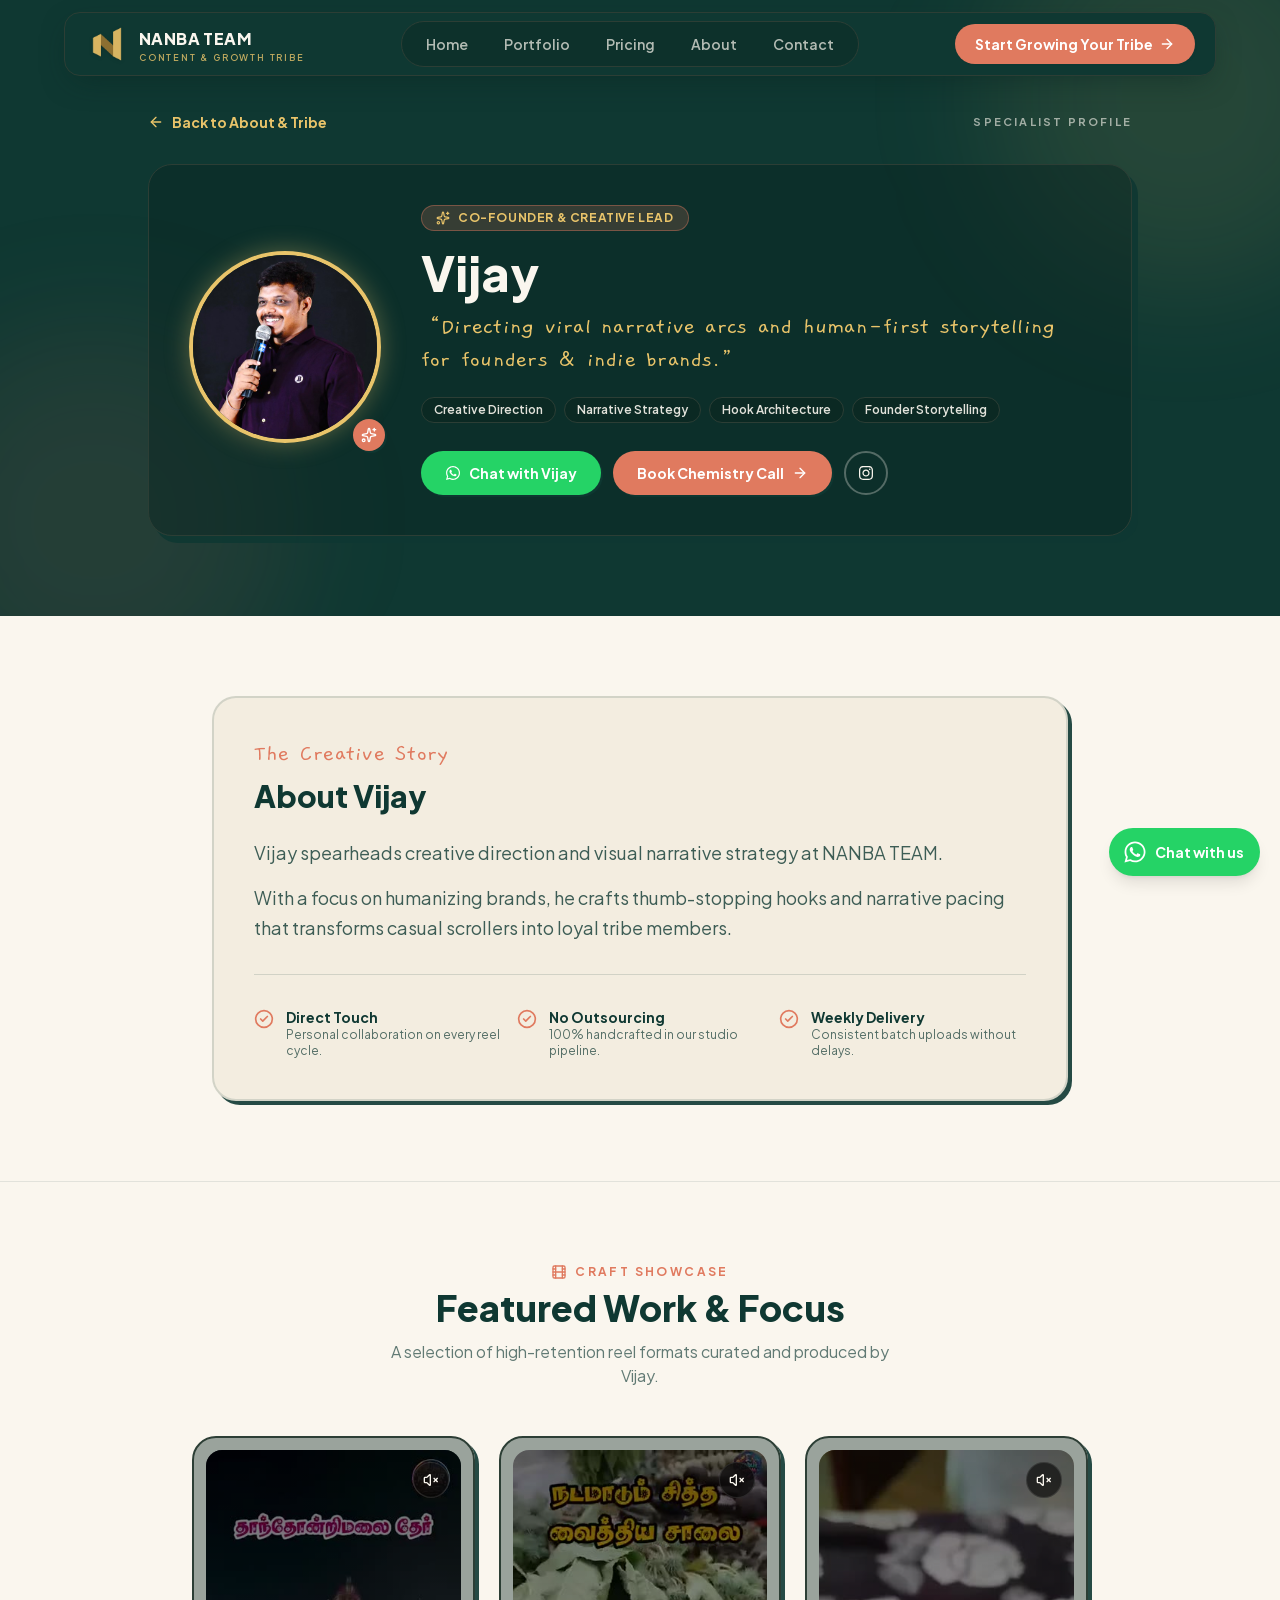
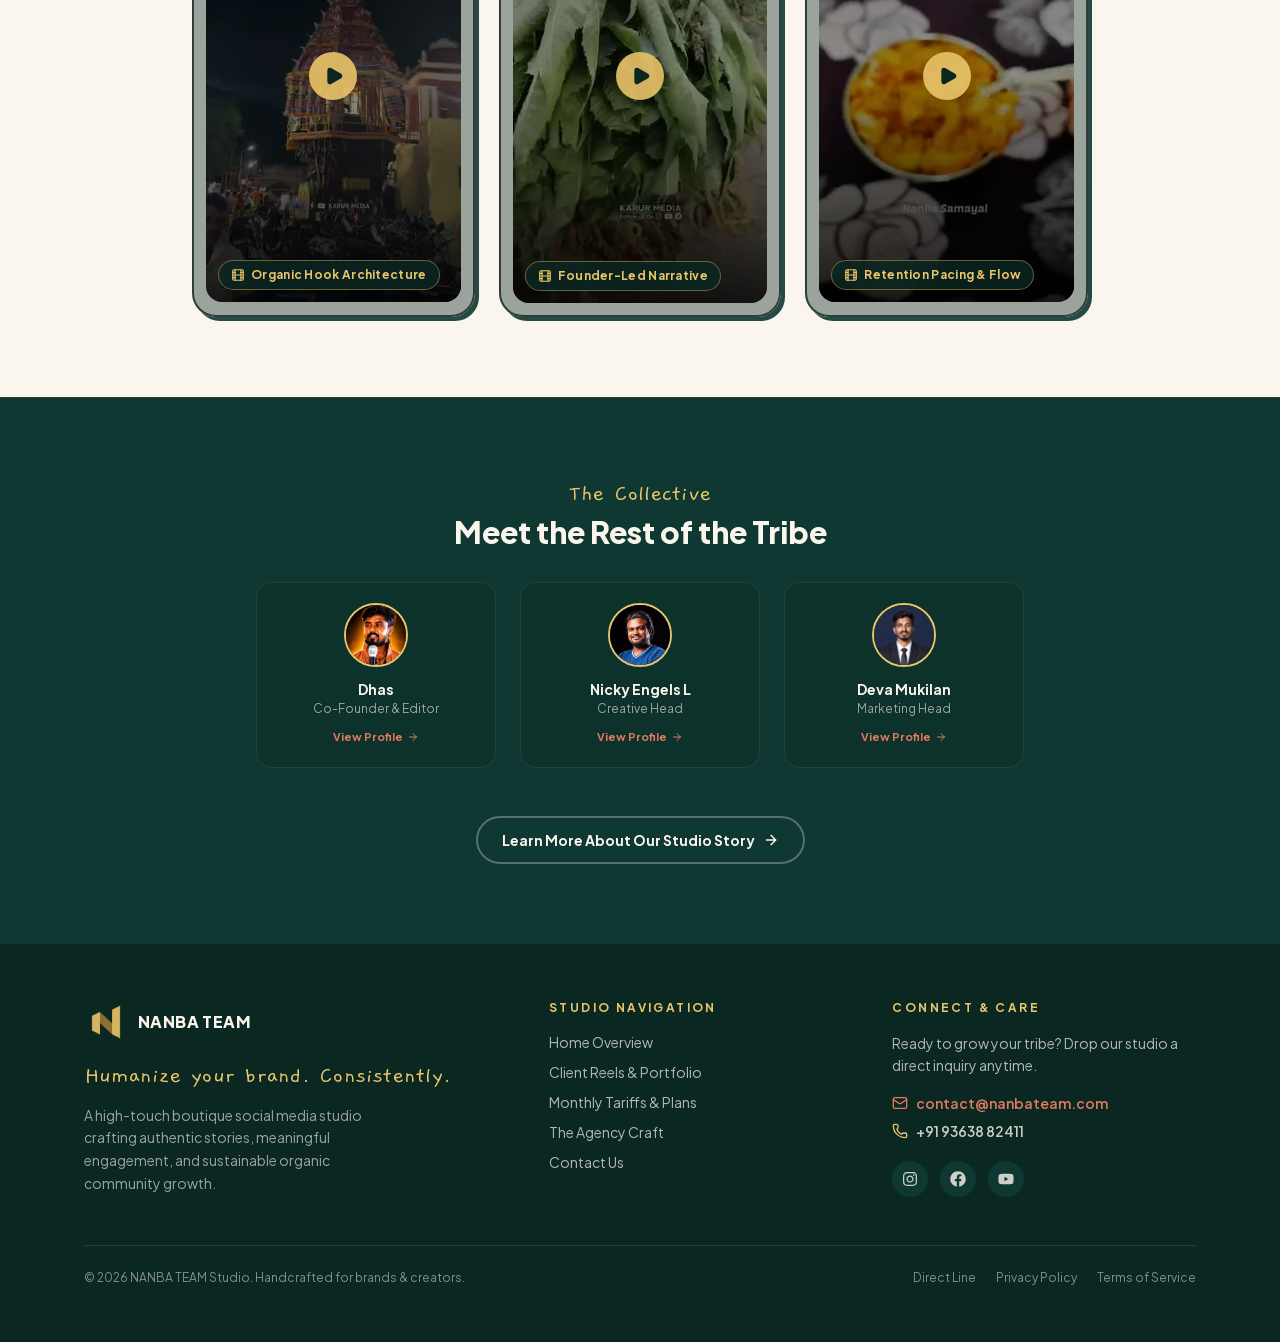
<file: team/vijay.html>
<!DOCTYPE html><html lang="en" class="gaegu_7c26d8f-module__zzpwxG__variable plus_jakarta_sans_e9451152-module__eMpaqG__variable h-full scroll-smooth antialiased overflow-x-clip"><head><meta charSet="utf-8"/><meta name="viewport" content="width=device-width, initial-scale=1"/><link rel="preload" href="/_next/static/media/02ab09f9d763c490-s.p.2z06xqu30airl.woff2" as="font" crossorigin="" type="font/woff2"/><link rel="preload" href="/_next/static/media/07f6361e5a7f80df-s.p.26av2_jsbqw2v.woff2" as="font" crossorigin="" type="font/woff2"/><link rel="preload" href="/_next/static/media/0889c66bad9b3c3b-s.p.3bu5-yd8kl91o.woff2" as="font" crossorigin="" type="font/woff2"/><link rel="preload" href="/_next/static/media/0be4ac5e39e9c602-s.p.1ew488432_xl1.woff2" as="font" crossorigin="" type="font/woff2"/><link rel="preload" href="/_next/static/media/0d9b096f9220bd2f-s.p.0mh0q1hdow45z.woff2" as="font" crossorigin="" type="font/woff2"/><link rel="preload" href="/_next/static/media/1ad3d68beda43b24-s.p.2brx1eskz0krx.woff2" as="font" crossorigin="" type="font/woff2"/><link rel="preload" href="/_next/static/media/1ee19894c821c06f-s.p.36zhr-3iyc0t_.woff2" as="font" crossorigin="" type="font/woff2"/><link rel="preload" href="/_next/static/media/202883325cd39b81-s.p.34hb9edh362c2.woff2" as="font" crossorigin="" type="font/woff2"/><link rel="preload" href="/_next/static/media/204f31b94d038ed8-s.p.2ocgn5f1t_rbs.woff2" as="font" crossorigin="" type="font/woff2"/><link rel="preload" href="/_next/static/media/20c699199e222389-s.p.2qbe9lbhqfc7x.woff2" as="font" crossorigin="" type="font/woff2"/><link rel="preload" href="/_next/static/media/21991a609c1e4f24-s.p.1x-bwd_pke8d1.woff2" as="font" crossorigin="" type="font/woff2"/><link rel="preload" href="/_next/static/media/2226ad673b3fc0f6-s.p.1l7dnuyk6zhsk.woff2" as="font" crossorigin="" type="font/woff2"/><link rel="preload" href="/_next/static/media/2348b8dc2aca3f08-s.p.18v5fvstyihp3.woff2" as="font" crossorigin="" type="font/woff2"/><link rel="preload" href="/_next/static/media/237cbc7a510357a4-s.p.1iu-ph6b7b-4t.woff2" as="font" crossorigin="" type="font/woff2"/><link rel="preload" href="/_next/static/media/2b2eb8324c5f676a-s.p.2213uwbx3dwca.woff2" as="font" crossorigin="" type="font/woff2"/><link rel="preload" href="/_next/static/media/2b9962b1a2496f46-s.p.17w4vje8-ipgt.woff2" as="font" crossorigin="" type="font/woff2"/><link rel="preload" href="/_next/static/media/31d5de0b6304925d-s.p.3h4ut7jubgzyn.woff2" as="font" crossorigin="" type="font/woff2"/><link rel="preload" href="/_next/static/media/388ed6884b939c78-s.p.39i7gisshnir0.woff2" as="font" crossorigin="" type="font/woff2"/><link rel="preload" href="/_next/static/media/39bf5d97aec1c546-s.p.06c_m0aisupbr.woff2" as="font" crossorigin="" type="font/woff2"/><link rel="preload" href="/_next/static/media/39cc94e2095c98c9-s.p.3ud9gf32vyxjr.woff2" as="font" crossorigin="" type="font/woff2"/><link rel="preload" href="/_next/static/media/3bafb67cb5db234f-s.p.0sein3sbia7yl.woff2" as="font" crossorigin="" type="font/woff2"/><link rel="preload" href="/_next/static/media/3fd9a1b1e379a4e3-s.p.2aq_x5zo8qukl.woff2" as="font" crossorigin="" type="font/woff2"/><link rel="preload" href="/_next/static/media/41756c35938a897b-s.p.3ij7sxvma5f83.woff2" as="font" crossorigin="" type="font/woff2"/><link rel="preload" href="/_next/static/media/44f842f7de634629-s.p.30w83po6pjqte.woff2" as="font" crossorigin="" type="font/woff2"/><link rel="preload" href="/_next/static/media/47696934a7570da2-s.p.1rtq36x7rz84k.woff2" as="font" crossorigin="" type="font/woff2"/><link rel="preload" href="/_next/static/media/4839acb9d141f772-s.p.3eb2uesbhz9fa.woff2" as="font" crossorigin="" type="font/woff2"/><link rel="preload" href="/_next/static/media/48a96dcb9690e60c-s.p.0c49pac54i1ry.woff2" as="font" crossorigin="" type="font/woff2"/><link rel="preload" href="/_next/static/media/4d2098fe38b52459-s.p.1-31cv4hlnr44.woff2" as="font" crossorigin="" type="font/woff2"/><link rel="preload" href="/_next/static/media/4edddecc9770748a-s.p.3b52kuw3s317p.woff2" as="font" crossorigin="" type="font/woff2"/><link rel="preload" href="/_next/static/media/4ef28ae728707c88-s.p.0hv5pa9fvdldx.woff2" as="font" crossorigin="" type="font/woff2"/><link rel="preload" href="/_next/static/media/510d904d59ba32cc-s.p.3wwjw6hl4fb2d.woff2" as="font" crossorigin="" type="font/woff2"/><link rel="preload" href="/_next/static/media/542b922a717396a8-s.p.00eqib7ed9sjx.woff2" as="font" crossorigin="" type="font/woff2"/><link rel="preload" href="/_next/static/media/54ff2b849676b7ad-s.p.0v1eac1x8dybe.woff2" as="font" crossorigin="" type="font/woff2"/><link rel="preload" href="/_next/static/media/551ad6335de14b6d-s.p.3axi0fmzhcr48.woff2" as="font" crossorigin="" type="font/woff2"/><link rel="preload" href="/_next/static/media/555f6c9779a6ea2f-s.p.008y3w7hox3jm.woff2" as="font" crossorigin="" type="font/woff2"/><link rel="preload" href="/_next/static/media/5e3de3e2d3980614-s.p.0q-k4db4rpss1.woff2" as="font" crossorigin="" type="font/woff2"/><link rel="preload" href="/_next/static/media/5fd7b71943441d3d-s.p.2bggcmk0jzdee.woff2" as="font" crossorigin="" type="font/woff2"/><link rel="preload" href="/_next/static/media/60e97c82bbf2656a-s.p.0ha4tyojtkydt.woff2" as="font" crossorigin="" type="font/woff2"/><link rel="preload" href="/_next/static/media/633700c5144cf57b-s.p.071i-7zxz9gi2.woff2" as="font" crossorigin="" type="font/woff2"/><link rel="preload" href="/_next/static/media/6859b2bc6353e7e0-s.p.2d4wovlvb57bc.woff2" as="font" crossorigin="" type="font/woff2"/><link rel="preload" href="/_next/static/media/70624fd140078077-s.p.23jkk6rr0_8fk.woff2" as="font" crossorigin="" type="font/woff2"/><link rel="preload" href="/_next/static/media/708ac5215e601874-s.p.1otlbanmpt5tq.woff2" as="font" crossorigin="" type="font/woff2"/><link rel="preload" href="/_next/static/media/740073afa6d6604a-s.p.1nbpk8-73d_oc.woff2" as="font" crossorigin="" type="font/woff2"/><link rel="preload" href="/_next/static/media/768b290376bb94a3-s.p.1oto7bq1wstw1.woff2" as="font" crossorigin="" type="font/woff2"/><link rel="preload" href="/_next/static/media/789ae921f9ad0c32-s.p.1hzfxwe0g_4r6.woff2" as="font" crossorigin="" type="font/woff2"/><link rel="preload" href="/_next/static/media/794e4d4a6de731ed-s.p.434e-nz-wzhqd.woff2" as="font" crossorigin="" type="font/woff2"/><link rel="preload" href="/_next/static/media/7a9067cce673902f-s.p.2vrfifoe5swj7.woff2" as="font" crossorigin="" type="font/woff2"/><link rel="preload" href="/_next/static/media/7a989262f8963453-s.p.3dgdp7v1qvdfw.woff2" as="font" crossorigin="" type="font/woff2"/><link rel="preload" href="/_next/static/media/7fd638b15ad3af69-s.p.2rtd4_em2kmrp.woff2" as="font" crossorigin="" type="font/woff2"/><link rel="preload" href="/_next/static/media/80acc2f9d1790aee-s.p.3p1t1rei93fh0.woff2" as="font" crossorigin="" type="font/woff2"/><link rel="preload" href="/_next/static/media/8a172900e148830b-s.p.2w3jr8on308z4.woff2" as="font" crossorigin="" type="font/woff2"/><link rel="preload" href="/_next/static/media/8a706fcd092647c2-s.p.3f42frf00l82t.woff2" as="font" crossorigin="" type="font/woff2"/><link rel="preload" href="/_next/static/media/8ac56e8155405d86-s.p.2bbg-70eaudbk.woff2" as="font" crossorigin="" type="font/woff2"/><link rel="preload" href="/_next/static/media/8dd9d9ccf770dc02-s.p.04cq_wu1aeppn.woff2" as="font" crossorigin="" type="font/woff2"/><link rel="preload" href="/_next/static/media/8f102ac0d216e63f-s.p.0c_kz8whdv8or.woff2" as="font" crossorigin="" type="font/woff2"/><link rel="preload" href="/_next/static/media/8f8866676db871eb-s.p.40j30xrne1tay.woff2" as="font" crossorigin="" type="font/woff2"/><link rel="preload" href="/_next/static/media/9001c6e9193bd339-s.p.08unp-5_f1nmc.woff2" as="font" crossorigin="" type="font/woff2"/><link rel="preload" href="/_next/static/media/90cc20c11ed8e383-s.p.0apishbt6ot2x.woff2" as="font" crossorigin="" type="font/woff2"/><link rel="preload" href="/_next/static/media/92a4078f473b310a-s.p.3fholbloho3ce.woff2" as="font" crossorigin="" type="font/woff2"/><link rel="preload" href="/_next/static/media/966bb41cb5a84927-s.p.099ncwluo1pwv.woff2" as="font" crossorigin="" type="font/woff2"/><link rel="preload" href="/_next/static/media/9a2b8e2c490f308b-s.p.1tz91wep1x4gt.woff2" as="font" crossorigin="" type="font/woff2"/><link rel="preload" href="/_next/static/media/a80e5595f83d8b55-s.p.141x3jy_o2s_c.woff2" as="font" crossorigin="" type="font/woff2"/><link rel="preload" href="/_next/static/media/a867e5c2eed94751-s.p.23t_b7b8id_jc.woff2" as="font" crossorigin="" type="font/woff2"/><link rel="preload" href="/_next/static/media/abb9471e6803e3b8-s.p.16wdtjxottyq5.woff2" as="font" crossorigin="" type="font/woff2"/><link rel="preload" href="/_next/static/media/ac24db6a9998d311-s.p.3k92o99w2r654.woff2" as="font" crossorigin="" type="font/woff2"/><link rel="preload" href="/_next/static/media/adcb0330ba1b733e-s.p.3e9hq8x9jcw5f.woff2" as="font" crossorigin="" type="font/woff2"/><link rel="preload" href="/_next/static/media/b16d1c0c05e32a60-s.p.3hmujwi2x_d30.woff2" as="font" crossorigin="" type="font/woff2"/><link rel="preload" href="/_next/static/media/b8e59591506d0376-s.p.3br1yix7oid_s.woff2" as="font" crossorigin="" type="font/woff2"/><link rel="preload" href="/_next/static/media/b9de63e0a9fe0cf2-s.p.0kjbuy1fntxbt.woff2" as="font" crossorigin="" type="font/woff2"/><link rel="preload" href="/_next/static/media/c0f41373200663e9-s.p.17cwfm6qvzrcp.woff2" as="font" crossorigin="" type="font/woff2"/><link rel="preload" href="/_next/static/media/c14643a64a206949-s.p.44vfzu3s8d0o-.woff2" as="font" crossorigin="" type="font/woff2"/><link rel="preload" href="/_next/static/media/c18b3b7a2b12e7e3-s.p.3mcuhpjyi5m-5.woff2" as="font" crossorigin="" type="font/woff2"/><link rel="preload" href="/_next/static/media/c3a2990550a35540-s.p.1jwaqtabaz-m1.woff2" as="font" crossorigin="" type="font/woff2"/><link rel="preload" href="/_next/static/media/c81cd2cb3833e14d-s.p.1a-mlleribx4n.woff2" as="font" crossorigin="" type="font/woff2"/><link rel="preload" href="/_next/static/media/c8913da47d88777c-s.p.2u7ia6dg59fw9.woff2" as="font" crossorigin="" type="font/woff2"/><link rel="preload" href="/_next/static/media/cb01828b1f2642c1-s.p.0er-mb7ckf2du.woff2" as="font" crossorigin="" type="font/woff2"/><link rel="preload" href="/_next/static/media/cd147e7610168de3-s.p.30ah9lebvhxwf.woff2" as="font" crossorigin="" type="font/woff2"/><link rel="preload" href="/_next/static/media/d409128fdf063a28-s.p.2nleos27rd6dz.woff2" as="font" crossorigin="" type="font/woff2"/><link rel="preload" href="/_next/static/media/d87a2a6770484bbb-s.p.44z_7ancu-y5w.woff2" as="font" crossorigin="" type="font/woff2"/><link rel="preload" href="/_next/static/media/d87fe24f77c16a44-s.p.2pxhm5vwfw62e.woff2" as="font" crossorigin="" type="font/woff2"/><link rel="preload" href="/_next/static/media/da58ab5d8c1bbfc4-s.p.30j5qaj7faer7.woff2" as="font" crossorigin="" type="font/woff2"/><link rel="preload" href="/_next/static/media/db7b7fd3abb88410-s.p.16kneh1k30jk1.woff2" as="font" crossorigin="" type="font/woff2"/><link rel="preload" href="/_next/static/media/e04cae570ef1238a-s.p.0rzafts9fhw6x.woff2" as="font" crossorigin="" type="font/woff2"/><link rel="preload" href="/_next/static/media/e1e2f928535adaaf-s.p.3gedjnv4zpaja.woff2" as="font" crossorigin="" type="font/woff2"/><link rel="preload" href="/_next/static/media/e2c8bcaf359549f0-s.p.40ou3re1-vfex.woff2" as="font" crossorigin="" type="font/woff2"/><link rel="preload" href="/_next/static/media/e6e2c050d15af498-s.p.3m5ws44fh70q_.woff2" as="font" crossorigin="" type="font/woff2"/><link rel="preload" href="/_next/static/media/ef928e3c69d1408e-s.p.1j8bi-_bymyuh.woff2" as="font" crossorigin="" type="font/woff2"/><link rel="preload" href="/_next/static/media/f4a375c7008cdc4c-s.p.2hn01u8byatk2.woff2" as="font" crossorigin="" type="font/woff2"/><link rel="preload" href="/_next/static/media/f757dc6152132153-s.p.1s9qu896-qyi0.woff2" as="font" crossorigin="" type="font/woff2"/><link rel="preload" href="/_next/static/media/fba5a26ea33df6a3-s.p.18rizl4rsrl42.woff2" as="font" crossorigin="" type="font/woff2"/><link rel="preload" href="/_next/static/media/ff517ff56ff3579f-s.p.3s8bii8asllhp.woff2" as="font" crossorigin="" type="font/woff2"/><link rel="preload" as="image" href="/logo.png"/><link rel="preload" href="/team/vijay-v2.jpg" as="image"/><link rel="preload" href="/team/dhas-v2.jpg" as="image"/><link rel="preload" href="/team/nicky.jpg" as="image"/><link rel="preload" href="/team/deva.jpg" as="image"/><link rel="stylesheet" href="/_next/static/chunks/14yj1wxo8a4u_.css" data-precedence="next"/><link rel="stylesheet" href="/_next/static/chunks/1jqpki2k0jgjv.css" data-precedence="next"/><link rel="preload" as="script" fetchPriority="low" href="/_next/static/chunks/3s6nzrbk-8mnv.js"/><script src="/_next/static/chunks/19mx3mg6lkumu.js" async=""></script><script src="/_next/static/chunks/3g4px251sg85e.js" async=""></script><script src="/_next/static/chunks/0tgjiok8t6d_n.js" async=""></script><script src="/_next/static/chunks/turbopack-2wgs7irzom57_.js" async=""></script><script src="/_next/static/chunks/0h2qsuyze9ds1.js" async=""></script><script src="/_next/static/chunks/1l3cyqqx0vgr6.js" async=""></script><script src="/_next/static/chunks/0z6h9trm30dgw.js" async=""></script><script src="/_next/static/chunks/1_kdzz48cb5_0.js" async=""></script><script src="/_next/static/chunks/3h_26hs5j9im_.js" async=""></script><title>Vijay — Co-Founder &amp; Creative Lead | NANBA TEAM</title><meta name="description" content="Directing viral narrative arcs and human-first storytelling for founders &amp; indie brands."/><link rel="canonical" href="https://www.nanbateam.com/team/vijay"/><meta property="og:title" content="Vijay — Co-Founder &amp; Creative Lead | NANBA TEAM"/><meta property="og:description" content="Directing viral narrative arcs and human-first storytelling for founders &amp; indie brands."/><meta property="og:url" content="https://www.nanbateam.com/team/vijay"/><meta property="og:site_name" content="NANBA TEAM"/><meta property="og:image" content="https://www.nanbateam.com/team/vijay-v2.jpg"/><meta property="og:image:alt" content="Vijay — Co-Founder &amp; Creative Lead"/><meta property="og:type" content="profile"/><meta name="twitter:card" content="summary_large_image"/><meta name="twitter:title" content="Vijay — Co-Founder &amp; Creative Lead | NANBA TEAM"/><meta name="twitter:description" content="Directing viral narrative arcs and human-first storytelling for founders &amp; indie brands."/><meta name="twitter:image" content="https://www.nanbateam.com/team/vijay-v2.jpg"/><link rel="icon" href="/favicon.ico?favicon.1oj3ag_hqwmh9.ico" sizes="64x64" type="image/x-icon"/><link rel="icon" href="/icon.png?icon.25h7l8lnt34qs.png" sizes="512x512" type="image/png"/><meta name="next-size-adjust" content=""/><script src="/_next/static/chunks/0cz1d0mv5g_q7.js" noModule=""></script></head><body class="min-h-full flex flex-col overflow-x-hidden bg-brand-cream text-brand-teal font-sans selection:bg-brand-gold/40 pb-16 md:pb-0"><div hidden=""><!--$--><!--/$--></div><nav class="fixed top-0 inset-x-0 z-50 px-3 sm:px-4 pt-3"><div class="max-w-6xl mx-auto px-4 sm:px-5 h-14 md:h-16 flex items-center justify-center md:justify-between rounded-2xl bg-brand-teal border border-brand-border shadow-[0_10px_30px_-10px_rgba(10,39,34,0.6)]"><a class="flex items-center gap-2.5" href="/"><img alt="NANBA TEAM logo" width="44" height="44" decoding="async" data-nimg="1" class="w-10 h-10 md:w-11 md:h-11 object-contain drop-shadow" style="color:transparent" src="/logo.png"/><span class="leading-none"><span class="block text-brand-cream font-extrabold tracking-wide text-sm md:text-base">NANBA TEAM</span><span class="block text-brand-gold/80 text-[9px] font-semibold tracking-[0.2em] mt-0.5">CONTENT &amp; GROWTH TRIBE</span></span></a><div class="hidden md:flex items-center gap-1 bg-brand-dark/40 rounded-full px-2 py-1.5 border border-brand-border"><a class="px-4 py-1.5 rounded-full text-sm font-semibold transition-colors text-brand-cream/70 hover:text-brand-cream" href="/">Home</a><a class="px-4 py-1.5 rounded-full text-sm font-semibold transition-colors text-brand-cream/70 hover:text-brand-cream" href="/portfolio">Portfolio</a><a class="px-4 py-1.5 rounded-full text-sm font-semibold transition-colors text-brand-cream/70 hover:text-brand-cream" href="/pricing">Pricing</a><a class="px-4 py-1.5 rounded-full text-sm font-semibold transition-colors text-brand-cream/70 hover:text-brand-cream" href="/about">About</a><a class="px-4 py-1.5 rounded-full text-sm font-semibold transition-colors text-brand-cream/70 hover:text-brand-cream" href="/contact">Contact</a></div><a class="hidden md:inline-flex items-center gap-1.5 bg-brand-terracotta text-white text-sm font-bold px-4 lg:px-5 py-2.5 rounded-full hover:brightness-105 transition-all shadow-doodle-sm" href="/contact">Start Growing Your Tribe<svg xmlns="http://www.w3.org/2000/svg" width="24" height="24" viewBox="0 0 24 24" fill="none" stroke="currentColor" stroke-width="2" stroke-linecap="round" stroke-linejoin="round" class="lucide lucide-arrow-right w-4 h-4" aria-hidden="true"><path d="M5 12h14"></path><path d="m12 5 7 7-7 7"></path></svg></a></div></nav><main class="flex-1"><div class="bg-brand-cream text-brand-teal min-h-screen"><section class="bg-brand-teal text-brand-cream pt-24 md:pt-28 pb-16 md:pb-20 relative overflow-hidden"><div class="absolute -top-24 -right-24 w-96 h-96 rounded-full bg-brand-gold/10 blur-3xl pointer-events-none"></div><div class="absolute -bottom-24 -left-24 w-96 h-96 rounded-full bg-brand-terracotta/10 blur-3xl pointer-events-none"></div><div class="max-w-5xl mx-auto px-5 relative z-10"><div class="flex items-center justify-between gap-4 mb-8"><a class="inline-flex items-center gap-2 text-xs md:text-sm font-bold text-brand-gold hover:text-brand-cream transition-colors" href="/about"><svg xmlns="http://www.w3.org/2000/svg" width="24" height="24" viewBox="0 0 24 24" fill="none" stroke="currentColor" stroke-width="2" stroke-linecap="round" stroke-linejoin="round" class="lucide lucide-arrow-left w-4 h-4" aria-hidden="true"><path d="m12 19-7-7 7-7"></path><path d="M19 12H5"></path></svg> Back to About &amp; Tribe</a><span class="text-[11px] font-bold tracking-[0.2em] uppercase text-brand-cream/60">Specialist Profile</span></div><div class="bg-brand-dark/50 border border-brand-border rounded-3xl p-6 sm:p-8 md:p-10 shadow-doodle-lg"><div class="grid grid-cols-1 md:grid-cols-[auto_1fr] gap-8 md:gap-10 items-center"><div class="text-center md:text-left mx-auto md:mx-0"><div class="relative inline-block"><img src="/team/vijay-v2.jpg" alt="Vijay" class="w-32 h-32 sm:w-40 sm:h-40 md:w-48 md:h-48 rounded-full object-cover border-4 border-brand-gold shadow-glow-warm mx-auto"/><div class="absolute -bottom-2 -right-1 bg-brand-terracotta text-white rounded-full p-2 shadow-doodle-sm"><svg xmlns="http://www.w3.org/2000/svg" width="24" height="24" viewBox="0 0 24 24" fill="none" stroke="currentColor" stroke-width="2" stroke-linecap="round" stroke-linejoin="round" class="lucide lucide-sparkles lucide-stars w-4 h-4" aria-hidden="true"><path d="M11.017 2.814a1 1 0 0 1 1.966 0l1.051 5.558a2 2 0 0 0 1.594 1.594l5.558 1.051a1 1 0 0 1 0 1.966l-5.558 1.051a2 2 0 0 0-1.594 1.594l-1.051 5.558a1 1 0 0 1-1.966 0l-1.051-5.558a2 2 0 0 0-1.594-1.594l-5.558-1.051a1 1 0 0 1 0-1.966l5.558-1.051a2 2 0 0 0 1.594-1.594z"></path><path d="M20 2v4"></path><path d="M22 4h-4"></path><circle cx="4" cy="20" r="2"></circle></svg></div></div></div><div><div class="inline-flex items-center gap-2 px-3.5 py-1 rounded-full bg-brand-terracotta/20 border border-brand-terracotta/40 text-brand-gold text-xs font-bold uppercase tracking-wider mb-3"><svg xmlns="http://www.w3.org/2000/svg" width="24" height="24" viewBox="0 0 24 24" fill="none" stroke="currentColor" stroke-width="2" stroke-linecap="round" stroke-linejoin="round" class="lucide lucide-sparkles lucide-stars w-3.5 h-3.5" aria-hidden="true"><path d="M11.017 2.814a1 1 0 0 1 1.966 0l1.051 5.558a2 2 0 0 0 1.594 1.594l5.558 1.051a1 1 0 0 1 0 1.966l-5.558 1.051a2 2 0 0 0-1.594 1.594l-1.051 5.558a1 1 0 0 1-1.966 0l-1.051-5.558a2 2 0 0 0-1.594-1.594l-5.558-1.051a1 1 0 0 1 0-1.966l5.558-1.051a2 2 0 0 0 1.594-1.594z"></path><path d="M20 2v4"></path><path d="M22 4h-4"></path><circle cx="4" cy="20" r="2"></circle></svg>Co-Founder &amp; Creative Lead</div><h1 class="text-3xl sm:text-4xl md:text-5xl font-extrabold text-brand-cream leading-tight">Vijay</h1><p class="font-hand text-brand-gold text-xl sm:text-2xl mt-2 leading-snug">“<!-- -->Directing viral narrative arcs and human-first storytelling for founders &amp; indie brands.<!-- -->”</p><div class="mt-5 flex flex-wrap gap-2"><span class="text-xs font-semibold px-3 py-1 rounded-full bg-brand-dark/70 border border-brand-border text-brand-cream/90">Creative Direction</span><span class="text-xs font-semibold px-3 py-1 rounded-full bg-brand-dark/70 border border-brand-border text-brand-cream/90">Narrative Strategy</span><span class="text-xs font-semibold px-3 py-1 rounded-full bg-brand-dark/70 border border-brand-border text-brand-cream/90">Hook Architecture</span><span class="text-xs font-semibold px-3 py-1 rounded-full bg-brand-dark/70 border border-brand-border text-brand-cream/90">Founder Storytelling</span></div><div class="mt-7 flex flex-wrap items-center gap-3"><a href="https://wa.me/919363882411?text=Hi%20Vijay!%20I%20saw%20your%20profile%20on%20NANBA%20TEAM%20(nanbateam.com%2Fteam%2Fvijay)%20and%20would%20love%20to%20connect%20about%20content%20for%20my%20brand." target="_blank" rel="noopener noreferrer" class="inline-flex items-center gap-2 bg-[#25D366] hover:bg-[#20ba59] text-white font-bold px-6 py-3 rounded-full transition-all shadow-doodle-sm text-sm"><svg stroke="currentColor" fill="currentColor" stroke-width="0" viewBox="0 0 448 512" class="w-4 h-4" height="1em" width="1em" xmlns="http://www.w3.org/2000/svg"><path d="M380.9 97.1C339 55.1 283.2 32 223.9 32c-122.4 0-222 99.6-222 222 0 39.1 10.2 77.3 29.6 111L0 480l117.7-30.9c32.4 17.7 68.9 27 106.1 27h.1c122.3 0 224.1-99.6 224.1-222 0-59.3-25.2-115-67.1-157zm-157 341.6c-33.2 0-65.7-8.9-94-25.7l-6.7-4-69.8 18.3L72 359.2l-4.4-7c-18.5-29.4-28.2-63.3-28.2-98.2 0-101.7 82.8-184.5 184.6-184.5 49.3 0 95.6 19.2 130.4 54.1 34.8 34.9 56.2 81.2 56.1 130.5 0 101.8-84.9 184.6-186.6 184.6zm101.2-138.2c-5.5-2.8-32.8-16.2-37.9-18-5.1-1.9-8.8-2.8-12.5 2.8-3.7 5.6-14.3 18-17.6 21.8-3.2 3.7-6.5 4.2-12 1.4-32.6-16.3-54-29.1-75.5-66-5.7-9.8 5.7-9.1 16.3-30.3 1.8-3.7.9-6.9-.5-9.7-1.4-2.8-12.5-30.1-17.1-41.2-4.5-10.8-9.1-9.3-12.5-9.5-3.2-.2-6.9-.2-10.6-.2-3.7 0-9.7 1.4-14.8 6.9-5.1 5.6-19.4 19-19.4 46.3 0 27.3 19.9 53.7 22.6 57.4 2.8 3.7 39.1 59.7 94.8 83.8 35.2 15.2 49 16.5 66.6 13.9 10.7-1.6 32.8-13.4 37.4-26.4 4.6-13 4.6-24.1 3.2-26.4-1.3-2.5-5-3.9-10.5-6.6z"></path></svg>Chat with <!-- -->Vijay</a><a class="inline-flex items-center gap-2 bg-brand-terracotta hover:brightness-105 text-white font-bold px-6 py-3 rounded-full transition-all shadow-doodle-sm text-sm" href="/contact">Book Chemistry Call <svg xmlns="http://www.w3.org/2000/svg" width="24" height="24" viewBox="0 0 24 24" fill="none" stroke="currentColor" stroke-width="2" stroke-linecap="round" stroke-linejoin="round" class="lucide lucide-arrow-right w-4 h-4" aria-hidden="true"><path d="M5 12h14"></path><path d="m12 5 7 7-7 7"></path></svg></a><a href="https://instagram.com/nanbateam" target="_blank" rel="noopener noreferrer" aria-label="Instagram profile" class="w-11 h-11 rounded-full border-2 border-brand-cream/30 text-brand-cream hover:text-brand-gold hover:border-brand-gold flex items-center justify-center transition-all"><svg stroke="currentColor" fill="currentColor" stroke-width="0" viewBox="0 0 448 512" class="w-4 h-4" height="1em" width="1em" xmlns="http://www.w3.org/2000/svg"><path d="M224.1 141c-63.6 0-114.9 51.3-114.9 114.9s51.3 114.9 114.9 114.9S339 319.5 339 255.9 287.7 141 224.1 141zm0 189.6c-41.1 0-74.7-33.5-74.7-74.7s33.5-74.7 74.7-74.7 74.7 33.5 74.7 74.7-33.6 74.7-74.7 74.7zm146.4-194.3c0 14.9-12 26.8-26.8 26.8-14.9 0-26.8-12-26.8-26.8s12-26.8 26.8-26.8 26.8 12 26.8 26.8zm76.1 27.2c-1.7-35.9-9.9-67.7-36.2-93.9-26.2-26.2-58-34.4-93.9-36.2-37-2.1-147.9-2.1-184.9 0-35.8 1.7-67.6 9.9-93.9 36.1s-34.4 58-36.2 93.9c-2.1 37-2.1 147.9 0 184.9 1.7 35.9 9.9 67.7 36.2 93.9s58 34.4 93.9 36.2c37 2.1 147.9 2.1 184.9 0 35.9-1.7 67.7-9.9 93.9-36.2 26.2-26.2 34.4-58 36.2-93.9 2.1-37 2.1-147.8 0-184.8zM398.8 388c-7.8 19.6-22.9 34.7-42.6 42.6-29.5 11.7-99.5 9-132.1 9s-102.7 2.6-132.1-9c-19.6-7.8-34.7-22.9-42.6-42.6-11.7-29.5-9-99.5-9-132.1s-2.6-102.7 9-132.1c7.8-19.6 22.9-34.7 42.6-42.6 29.5-11.7 99.5-9 132.1-9s102.7-2.6 132.1 9c19.6 7.8 34.7 22.9 42.6 42.6 11.7 29.5 9 99.5 9 132.1s2.7 102.7-9 132.1z"></path></svg></a></div></div></div></div></div></section><section class="py-16 md:py-20 border-b border-brand-teal/10"><div class="max-w-4xl mx-auto px-5"><div class="bg-brand-kraft rounded-3xl p-6 sm:p-10 border-2 border-[#143f38]/15 shadow-doodle"><p class="font-hand text-brand-terracotta text-2xl mb-2">The Creative Story</p><h2 class="text-2xl sm:text-3xl font-extrabold text-brand-teal mb-6">About <!-- -->Vijay</h2><div class="space-y-4 text-brand-teal/80 text-base sm:text-lg leading-relaxed"><p>Vijay spearheads creative direction and visual narrative strategy at NANBA TEAM.</p><p>With a focus on humanizing brands, he crafts thumb-stopping hooks and narrative pacing that transforms casual scrollers into loyal tribe members.</p></div><div class="mt-8 pt-8 border-t border-brand-teal/15 grid grid-cols-1 sm:grid-cols-3 gap-4"><div class="flex items-start gap-3"><svg xmlns="http://www.w3.org/2000/svg" width="24" height="24" viewBox="0 0 24 24" fill="none" stroke="currentColor" stroke-width="2" stroke-linecap="round" stroke-linejoin="round" class="lucide lucide-circle-check lucide-check-circle-2 w-5 h-5 text-brand-terracotta shrink-0 mt-0.5" aria-hidden="true"><circle cx="12" cy="12" r="10"></circle><path d="m16 9-5.5 5.5L8 12"></path></svg><div><p class="font-bold text-sm text-brand-teal">Direct Touch</p><p class="text-xs text-brand-teal/70">Personal collaboration on every reel cycle.</p></div></div><div class="flex items-start gap-3"><svg xmlns="http://www.w3.org/2000/svg" width="24" height="24" viewBox="0 0 24 24" fill="none" stroke="currentColor" stroke-width="2" stroke-linecap="round" stroke-linejoin="round" class="lucide lucide-circle-check lucide-check-circle-2 w-5 h-5 text-brand-terracotta shrink-0 mt-0.5" aria-hidden="true"><circle cx="12" cy="12" r="10"></circle><path d="m16 9-5.5 5.5L8 12"></path></svg><div><p class="font-bold text-sm text-brand-teal">No Outsourcing</p><p class="text-xs text-brand-teal/70">100% handcrafted in our studio pipeline.</p></div></div><div class="flex items-start gap-3"><svg xmlns="http://www.w3.org/2000/svg" width="24" height="24" viewBox="0 0 24 24" fill="none" stroke="currentColor" stroke-width="2" stroke-linecap="round" stroke-linejoin="round" class="lucide lucide-circle-check lucide-check-circle-2 w-5 h-5 text-brand-terracotta shrink-0 mt-0.5" aria-hidden="true"><circle cx="12" cy="12" r="10"></circle><path d="m16 9-5.5 5.5L8 12"></path></svg><div><p class="font-bold text-sm text-brand-teal">Weekly Delivery</p><p class="text-xs text-brand-teal/70">Consistent batch uploads without delays.</p></div></div></div></div></div></section><section class="py-16 md:py-20 bg-brand-cream"><div class="max-w-5xl mx-auto px-5"><div class="text-center mb-12"><div class="inline-flex items-center gap-2 text-xs font-bold tracking-[0.2em] text-brand-terracotta uppercase mb-2"><svg xmlns="http://www.w3.org/2000/svg" width="24" height="24" viewBox="0 0 24 24" fill="none" stroke="currentColor" stroke-width="2" stroke-linecap="round" stroke-linejoin="round" class="lucide lucide-film w-4 h-4" aria-hidden="true"><rect width="18" height="18" x="3" y="3" rx="2"></rect><path d="M7 3v18"></path><path d="M3 7.5h4"></path><path d="M3 12h18"></path><path d="M3 16.5h4"></path><path d="M17 3v18"></path><path d="M17 7.5h4"></path><path d="M17 16.5h4"></path></svg> CRAFT SHOWCASE</div><h2 class="text-3xl sm:text-4xl font-extrabold text-brand-teal">Featured Work &amp; Focus</h2><p class="text-brand-teal/65 mt-3 max-w-lg mx-auto text-sm sm:text-base">A selection of high-retention reel formats curated and produced by <!-- -->Vijay<!-- -->.</p></div><div class="grid grid-cols-1 sm:grid-cols-2 lg:grid-cols-3 gap-6 max-w-4xl mx-auto"><div class="group relative bg-brand-dark/40 border-2 border-brand-border rounded-3xl p-3 shadow-doodle hover:shadow-doodle-lg transition-all duration-300"><div class="relative aspect-[9/16] w-full rounded-2xl overflow-hidden bg-brand-dark cursor-pointer"><video src="/videos/reels/s1.mp4" poster="/videos/reels/s1.jpg" loop="" playsInline="" class="w-full h-full object-cover"></video><div class="absolute inset-0 bg-gradient-to-t from-black/80 via-transparent to-black/30 pointer-events-none"></div><div class="absolute top-3 right-3 flex items-center gap-2 z-10"><button aria-label="Unmute video" class="w-9 h-9 rounded-full bg-black/60 backdrop-blur-md text-brand-cream hover:text-brand-gold flex items-center justify-center transition-colors border border-white/10"><svg xmlns="http://www.w3.org/2000/svg" width="24" height="24" viewBox="0 0 24 24" fill="none" stroke="currentColor" stroke-width="2" stroke-linecap="round" stroke-linejoin="round" class="lucide lucide-volume-x w-4 h-4" aria-hidden="true"><path d="M11 4.702a.7.7 0 0 0-1.203-.498L6.413 7.587A1.4 1.4 0 0 1 5.416 8H3a1 1 0 0 0-1 1v6a1 1 0 0 0 1 1h2.416a1.4 1.4 0 0 1 .997.413l3.383 3.384A.7.7 0 0 0 11 19.298z"></path><path d="m16.5 14.5 5-5"></path><path d="m16.5 9.5 5 5"></path></svg></button></div><div class="absolute bottom-3 inset-x-3 pointer-events-none"><span class="inline-flex items-center gap-1.5 px-3 py-1.5 rounded-full bg-brand-dark/80 backdrop-blur-md border border-brand-gold/40 text-brand-gold text-xs font-bold tracking-wide"><svg xmlns="http://www.w3.org/2000/svg" width="24" height="24" viewBox="0 0 24 24" fill="none" stroke="currentColor" stroke-width="2" stroke-linecap="round" stroke-linejoin="round" class="lucide lucide-film w-3.5 h-3.5" aria-hidden="true"><rect width="18" height="18" x="3" y="3" rx="2"></rect><path d="M7 3v18"></path><path d="M3 7.5h4"></path><path d="M3 12h18"></path><path d="M3 16.5h4"></path><path d="M17 3v18"></path><path d="M17 7.5h4"></path><path d="M17 16.5h4"></path></svg>Organic Hook Architecture</span></div></div></div><div class="group relative bg-brand-dark/40 border-2 border-brand-border rounded-3xl p-3 shadow-doodle hover:shadow-doodle-lg transition-all duration-300"><div class="relative aspect-[9/16] w-full rounded-2xl overflow-hidden bg-brand-dark cursor-pointer"><video src="/videos/reels/s5.mp4" poster="/videos/reels/s5.jpg" loop="" playsInline="" class="w-full h-full object-cover"></video><div class="absolute inset-0 bg-gradient-to-t from-black/80 via-transparent to-black/30 pointer-events-none"></div><div class="absolute top-3 right-3 flex items-center gap-2 z-10"><button aria-label="Unmute video" class="w-9 h-9 rounded-full bg-black/60 backdrop-blur-md text-brand-cream hover:text-brand-gold flex items-center justify-center transition-colors border border-white/10"><svg xmlns="http://www.w3.org/2000/svg" width="24" height="24" viewBox="0 0 24 24" fill="none" stroke="currentColor" stroke-width="2" stroke-linecap="round" stroke-linejoin="round" class="lucide lucide-volume-x w-4 h-4" aria-hidden="true"><path d="M11 4.702a.7.7 0 0 0-1.203-.498L6.413 7.587A1.4 1.4 0 0 1 5.416 8H3a1 1 0 0 0-1 1v6a1 1 0 0 0 1 1h2.416a1.4 1.4 0 0 1 .997.413l3.383 3.384A.7.7 0 0 0 11 19.298z"></path><path d="m16.5 14.5 5-5"></path><path d="m16.5 9.5 5 5"></path></svg></button></div><div class="absolute bottom-3 inset-x-3 pointer-events-none"><span class="inline-flex items-center gap-1.5 px-3 py-1.5 rounded-full bg-brand-dark/80 backdrop-blur-md border border-brand-gold/40 text-brand-gold text-xs font-bold tracking-wide"><svg xmlns="http://www.w3.org/2000/svg" width="24" height="24" viewBox="0 0 24 24" fill="none" stroke="currentColor" stroke-width="2" stroke-linecap="round" stroke-linejoin="round" class="lucide lucide-film w-3.5 h-3.5" aria-hidden="true"><rect width="18" height="18" x="3" y="3" rx="2"></rect><path d="M7 3v18"></path><path d="M3 7.5h4"></path><path d="M3 12h18"></path><path d="M3 16.5h4"></path><path d="M17 3v18"></path><path d="M17 7.5h4"></path><path d="M17 16.5h4"></path></svg>Founder-Led Narrative</span></div></div></div><div class="group relative bg-brand-dark/40 border-2 border-brand-border rounded-3xl p-3 shadow-doodle hover:shadow-doodle-lg transition-all duration-300"><div class="relative aspect-[9/16] w-full rounded-2xl overflow-hidden bg-brand-dark cursor-pointer"><video src="/videos/reels/s9.mp4" poster="/videos/reels/s9.jpg" loop="" playsInline="" class="w-full h-full object-cover"></video><div class="absolute inset-0 bg-gradient-to-t from-black/80 via-transparent to-black/30 pointer-events-none"></div><div class="absolute top-3 right-3 flex items-center gap-2 z-10"><button aria-label="Unmute video" class="w-9 h-9 rounded-full bg-black/60 backdrop-blur-md text-brand-cream hover:text-brand-gold flex items-center justify-center transition-colors border border-white/10"><svg xmlns="http://www.w3.org/2000/svg" width="24" height="24" viewBox="0 0 24 24" fill="none" stroke="currentColor" stroke-width="2" stroke-linecap="round" stroke-linejoin="round" class="lucide lucide-volume-x w-4 h-4" aria-hidden="true"><path d="M11 4.702a.7.7 0 0 0-1.203-.498L6.413 7.587A1.4 1.4 0 0 1 5.416 8H3a1 1 0 0 0-1 1v6a1 1 0 0 0 1 1h2.416a1.4 1.4 0 0 1 .997.413l3.383 3.384A.7.7 0 0 0 11 19.298z"></path><path d="m16.5 14.5 5-5"></path><path d="m16.5 9.5 5 5"></path></svg></button></div><div class="absolute bottom-3 inset-x-3 pointer-events-none"><span class="inline-flex items-center gap-1.5 px-3 py-1.5 rounded-full bg-brand-dark/80 backdrop-blur-md border border-brand-gold/40 text-brand-gold text-xs font-bold tracking-wide"><svg xmlns="http://www.w3.org/2000/svg" width="24" height="24" viewBox="0 0 24 24" fill="none" stroke="currentColor" stroke-width="2" stroke-linecap="round" stroke-linejoin="round" class="lucide lucide-film w-3.5 h-3.5" aria-hidden="true"><rect width="18" height="18" x="3" y="3" rx="2"></rect><path d="M7 3v18"></path><path d="M3 7.5h4"></path><path d="M3 12h18"></path><path d="M3 16.5h4"></path><path d="M17 3v18"></path><path d="M17 7.5h4"></path><path d="M17 16.5h4"></path></svg>Retention Pacing &amp; Flow</span></div></div></div></div></div></section><section class="py-16 md:py-20 bg-brand-teal text-brand-cream border-t border-brand-border"><div class="max-w-5xl mx-auto px-5 text-center"><p class="font-hand text-brand-gold text-2xl">The Collective</p><h2 class="text-2xl sm:text-3xl font-extrabold text-brand-cream mt-1 mb-8">Meet the Rest of the Tribe</h2><div class="grid grid-cols-1 sm:grid-cols-3 gap-6 max-w-3xl mx-auto"><a class="group bg-brand-dark/40 border border-brand-border rounded-2xl p-5 hover:border-brand-gold transition-all duration-300 block text-center" href="/team/dhas"><img src="/team/dhas-v2.jpg" alt="Dhas" class="w-16 h-16 rounded-full object-cover border-2 border-brand-gold mx-auto mb-3 group-hover:scale-105 transition-transform"/><h3 class="font-bold text-brand-cream group-hover:text-brand-gold text-sm transition-colors">Dhas</h3><p class="text-brand-cream/60 text-xs mt-0.5">Co-Founder &amp; Editor</p><span class="inline-flex items-center gap-1 text-[11px] font-bold text-brand-terracotta mt-3 group-hover:underline">View Profile <svg xmlns="http://www.w3.org/2000/svg" width="24" height="24" viewBox="0 0 24 24" fill="none" stroke="currentColor" stroke-width="2" stroke-linecap="round" stroke-linejoin="round" class="lucide lucide-arrow-right w-3 h-3" aria-hidden="true"><path d="M5 12h14"></path><path d="m12 5 7 7-7 7"></path></svg></span></a><a class="group bg-brand-dark/40 border border-brand-border rounded-2xl p-5 hover:border-brand-gold transition-all duration-300 block text-center" href="/team/nicky"><img src="/team/nicky.jpg" alt="Nicky Engels L" class="w-16 h-16 rounded-full object-cover border-2 border-brand-gold mx-auto mb-3 group-hover:scale-105 transition-transform"/><h3 class="font-bold text-brand-cream group-hover:text-brand-gold text-sm transition-colors">Nicky Engels L</h3><p class="text-brand-cream/60 text-xs mt-0.5">Creative Head</p><span class="inline-flex items-center gap-1 text-[11px] font-bold text-brand-terracotta mt-3 group-hover:underline">View Profile <svg xmlns="http://www.w3.org/2000/svg" width="24" height="24" viewBox="0 0 24 24" fill="none" stroke="currentColor" stroke-width="2" stroke-linecap="round" stroke-linejoin="round" class="lucide lucide-arrow-right w-3 h-3" aria-hidden="true"><path d="M5 12h14"></path><path d="m12 5 7 7-7 7"></path></svg></span></a><a class="group bg-brand-dark/40 border border-brand-border rounded-2xl p-5 hover:border-brand-gold transition-all duration-300 block text-center" href="/team/deva-mukilan"><img src="/team/deva.jpg" alt="Deva Mukilan" class="w-16 h-16 rounded-full object-cover border-2 border-brand-gold mx-auto mb-3 group-hover:scale-105 transition-transform"/><h3 class="font-bold text-brand-cream group-hover:text-brand-gold text-sm transition-colors">Deva Mukilan</h3><p class="text-brand-cream/60 text-xs mt-0.5">Marketing Head</p><span class="inline-flex items-center gap-1 text-[11px] font-bold text-brand-terracotta mt-3 group-hover:underline">View Profile <svg xmlns="http://www.w3.org/2000/svg" width="24" height="24" viewBox="0 0 24 24" fill="none" stroke="currentColor" stroke-width="2" stroke-linecap="round" stroke-linejoin="round" class="lucide lucide-arrow-right w-3 h-3" aria-hidden="true"><path d="M5 12h14"></path><path d="m12 5 7 7-7 7"></path></svg></span></a></div><div class="mt-12"><a class="inline-flex items-center gap-2 border-2 border-brand-cream/30 text-brand-cream font-bold px-6 py-3 rounded-full hover:bg-brand-cream/10 transition-colors text-sm" href="/about">Learn More About Our Studio Story <svg xmlns="http://www.w3.org/2000/svg" width="24" height="24" viewBox="0 0 24 24" fill="none" stroke="currentColor" stroke-width="2" stroke-linecap="round" stroke-linejoin="round" class="lucide lucide-arrow-right w-4 h-4" aria-hidden="true"><path d="M5 12h14"></path><path d="m12 5 7 7-7 7"></path></svg></a></div></div></section></div><!--$--><!--/$--></main><footer class="bg-brand-dark text-brand-cream"><div class="max-w-6xl mx-auto px-5 py-14"><div class="grid gap-10 md:grid-cols-[1.4fr_1fr_1fr]"><div><div class="flex items-center gap-2.5 mb-4"><img alt="NANBA TEAM logo" loading="lazy" width="44" height="44" decoding="async" data-nimg="1" class="w-11 h-11 object-contain" style="color:transparent" src="/logo.png"/><span class="font-extrabold tracking-wide">NANBA TEAM</span></div><p class="font-hand text-brand-gold text-2xl mb-3">Humanize your brand. Consistently.</p><p class="text-brand-cream/60 text-sm max-w-xs leading-relaxed">A high-touch boutique social media studio crafting authentic stories, meaningful engagement, and sustainable organic community growth.</p></div><div><h4 class="text-xs font-bold tracking-[0.2em] text-brand-gold mb-4">STUDIO NAVIGATION</h4><ul class="space-y-2.5 text-sm text-brand-cream/70"><li><a class="hover:text-brand-cream" href="/">Home Overview</a></li><li><a class="hover:text-brand-cream" href="/portfolio">Client Reels &amp; Portfolio</a></li><li><a class="hover:text-brand-cream" href="/pricing">Monthly Tariffs &amp; Plans</a></li><li><a class="hover:text-brand-cream" href="/about">The Agency Craft</a></li><li><a class="hover:text-brand-cream" href="/contact">Contact Us</a></li></ul></div><div><h4 class="text-xs font-bold tracking-[0.2em] text-brand-gold mb-4">CONNECT &amp; CARE</h4><p class="text-sm text-brand-cream/70 mb-4 leading-relaxed">Ready to grow your tribe? Drop our studio a direct inquiry anytime.</p><a href="mailto:contact@nanbateam.com" class="flex items-center gap-2 text-brand-terracotta font-semibold text-sm mb-2 hover:brightness-110"><svg xmlns="http://www.w3.org/2000/svg" width="24" height="24" viewBox="0 0 24 24" fill="none" stroke="currentColor" stroke-width="2" stroke-linecap="round" stroke-linejoin="round" class="lucide lucide-mail w-4 h-4" aria-hidden="true"><path d="m22 7-8.991 5.727a2 2 0 0 1-2.009 0L2 7"></path><rect x="2" y="4" width="20" height="16" rx="2"></rect></svg>contact@nanbateam.com</a><a href="tel:+919363882411" class="flex items-center gap-2 text-brand-cream/80 font-semibold text-sm mb-5 hover:text-brand-cream"><svg xmlns="http://www.w3.org/2000/svg" width="24" height="24" viewBox="0 0 24 24" fill="none" stroke="currentColor" stroke-width="2" stroke-linecap="round" stroke-linejoin="round" class="lucide lucide-phone w-4 h-4 text-brand-gold" aria-hidden="true"><path d="M13.832 16.568a1 1 0 0 0 1.213-.303l.355-.465A2 2 0 0 1 17 15h3a2 2 0 0 1 2 2v3a2 2 0 0 1-2 2A18 18 0 0 1 2 4a2 2 0 0 1 2-2h3a2 2 0 0 1 2 2v3a2 2 0 0 1-.8 1.6l-.468.351a1 1 0 0 0-.292 1.233 14 14 0 0 0 6.392 6.384"></path></svg>+91 93638 82411</a><div class="flex gap-3"><a href="https://instagram.com/nanbateam" target="_blank" rel="noopener noreferrer" class="w-9 h-9 rounded-full bg-brand-teal flex items-center justify-center text-brand-cream/80 hover:bg-brand-terracotta hover:text-white transition-colors"><svg stroke="currentColor" fill="currentColor" stroke-width="0" viewBox="0 0 448 512" class="w-4 h-4" height="1em" width="1em" xmlns="http://www.w3.org/2000/svg"><path d="M224.1 141c-63.6 0-114.9 51.3-114.9 114.9s51.3 114.9 114.9 114.9S339 319.5 339 255.9 287.7 141 224.1 141zm0 189.6c-41.1 0-74.7-33.5-74.7-74.7s33.5-74.7 74.7-74.7 74.7 33.5 74.7 74.7-33.6 74.7-74.7 74.7zm146.4-194.3c0 14.9-12 26.8-26.8 26.8-14.9 0-26.8-12-26.8-26.8s12-26.8 26.8-26.8 26.8 12 26.8 26.8zm76.1 27.2c-1.7-35.9-9.9-67.7-36.2-93.9-26.2-26.2-58-34.4-93.9-36.2-37-2.1-147.9-2.1-184.9 0-35.8 1.7-67.6 9.9-93.9 36.1s-34.4 58-36.2 93.9c-2.1 37-2.1 147.9 0 184.9 1.7 35.9 9.9 67.7 36.2 93.9s58 34.4 93.9 36.2c37 2.1 147.9 2.1 184.9 0 35.9-1.7 67.7-9.9 93.9-36.2 26.2-26.2 34.4-58 36.2-93.9 2.1-37 2.1-147.8 0-184.8zM398.8 388c-7.8 19.6-22.9 34.7-42.6 42.6-29.5 11.7-99.5 9-132.1 9s-102.7 2.6-132.1-9c-19.6-7.8-34.7-22.9-42.6-42.6-11.7-29.5-9-99.5-9-132.1s-2.6-102.7 9-132.1c7.8-19.6 22.9-34.7 42.6-42.6 29.5-11.7 99.5-9 132.1-9s102.7-2.6 132.1 9c19.6 7.8 34.7 22.9 42.6 42.6 11.7 29.5 9 99.5 9 132.1s2.7 102.7-9 132.1z"></path></svg></a><a href="https://facebook.com/nanbateam" target="_blank" rel="noopener noreferrer" class="w-9 h-9 rounded-full bg-brand-teal flex items-center justify-center text-brand-cream/80 hover:bg-brand-terracotta hover:text-white transition-colors"><svg stroke="currentColor" fill="currentColor" stroke-width="0" viewBox="0 0 512 512" class="w-4 h-4" height="1em" width="1em" xmlns="http://www.w3.org/2000/svg"><path d="M504 256C504 119 393 8 256 8S8 119 8 256c0 123.78 90.69 226.38 209.25 245V327.69h-63V256h63v-54.64c0-62.15 37-96.48 93.67-96.48 27.14 0 55.52 4.84 55.52 4.84v61h-31.28c-30.8 0-40.41 19.12-40.41 38.73V256h68.78l-11 71.69h-57.78V501C413.31 482.38 504 379.78 504 256z"></path></svg></a><a href="https://youtube.com/@nanbateam" target="_blank" rel="noopener noreferrer" class="w-9 h-9 rounded-full bg-brand-teal flex items-center justify-center text-brand-cream/80 hover:bg-brand-terracotta hover:text-white transition-colors"><svg stroke="currentColor" fill="currentColor" stroke-width="0" viewBox="0 0 576 512" class="w-4 h-4" height="1em" width="1em" xmlns="http://www.w3.org/2000/svg"><path d="M549.655 124.083c-6.281-23.65-24.787-42.276-48.284-48.597C458.781 64 288 64 288 64S117.22 64 74.629 75.486c-23.497 6.322-42.003 24.947-48.284 48.597-11.412 42.867-11.412 132.305-11.412 132.305s0 89.438 11.412 132.305c6.281 23.65 24.787 41.5 48.284 47.821C117.22 448 288 448 288 448s170.78 0 213.371-11.486c23.497-6.321 42.003-24.171 48.284-47.821 11.412-42.867 11.412-132.305 11.412-132.305s0-89.438-11.412-132.305zm-317.51 213.508V175.185l142.739 81.205-142.739 81.201z"></path></svg></a></div></div></div><div class="mt-12 pt-6 border-t border-brand-border flex flex-col sm:flex-row items-center justify-between gap-3 text-xs text-brand-cream/50"><p>© <!-- -->2026<!-- --> <!-- -->NANBA TEAM<!-- --> Studio. Handcrafted for brands &amp; creators.</p><div class="flex gap-5"><a class="hover:text-brand-cream" href="/contact">Direct Line</a><a class="hover:text-brand-cream" href="/privacy">Privacy Policy</a><a class="hover:text-brand-cream" href="/terms">Terms of Service</a></div></div></div></footer><button aria-label="Chat on WhatsApp" class="fixed bottom-[4.75rem] right-4 md:bottom-6 md:right-5 z-40 flex items-center gap-2 bg-[#25D366] text-white font-bold rounded-full pl-3.5 pr-4 py-3 shadow-lg hover:brightness-105 hover:scale-105 transition-all animate-pulse-ring"><svg stroke="currentColor" fill="currentColor" stroke-width="0" viewBox="0 0 448 512" class="w-6 h-6" height="1em" width="1em" xmlns="http://www.w3.org/2000/svg"><path d="M380.9 97.1C339 55.1 283.2 32 223.9 32c-122.4 0-222 99.6-222 222 0 39.1 10.2 77.3 29.6 111L0 480l117.7-30.9c32.4 17.7 68.9 27 106.1 27h.1c122.3 0 224.1-99.6 224.1-222 0-59.3-25.2-115-67.1-157zm-157 341.6c-33.2 0-65.7-8.9-94-25.7l-6.7-4-69.8 18.3L72 359.2l-4.4-7c-18.5-29.4-28.2-63.3-28.2-98.2 0-101.7 82.8-184.5 184.6-184.5 49.3 0 95.6 19.2 130.4 54.1 34.8 34.9 56.2 81.2 56.1 130.5 0 101.8-84.9 184.6-186.6 184.6zm101.2-138.2c-5.5-2.8-32.8-16.2-37.9-18-5.1-1.9-8.8-2.8-12.5 2.8-3.7 5.6-14.3 18-17.6 21.8-3.2 3.7-6.5 4.2-12 1.4-32.6-16.3-54-29.1-75.5-66-5.7-9.8 5.7-9.1 16.3-30.3 1.8-3.7.9-6.9-.5-9.7-1.4-2.8-12.5-30.1-17.1-41.2-4.5-10.8-9.1-9.3-12.5-9.5-3.2-.2-6.9-.2-10.6-.2-3.7 0-9.7 1.4-14.8 6.9-5.1 5.6-19.4 19-19.4 46.3 0 27.3 19.9 53.7 22.6 57.4 2.8 3.7 39.1 59.7 94.8 83.8 35.2 15.2 49 16.5 66.6 13.9 10.7-1.6 32.8-13.4 37.4-26.4 4.6-13 4.6-24.1 3.2-26.4-1.3-2.5-5-3.9-10.5-6.6z"></path></svg><span class="hidden sm:inline text-sm">Chat with us</span></button><nav class="md:hidden fixed bottom-0 inset-x-0 z-50 bg-brand-teal border-t border-brand-border shadow-[0_-8px_24px_-12px_rgba(10,39,34,0.8)]" style="padding-bottom:env(safe-area-inset-bottom)"><ul class="grid grid-cols-5 px-1 py-1.5"><li class="min-w-0"><a class="flex flex-col items-center gap-0.5 py-1.5 rounded-xl text-[10px] font-semibold transition-colors text-brand-cream/60 hover:text-brand-cream" href="/"><span class="flex items-center justify-center w-9 h-7 rounded-full transition-colors "><svg xmlns="http://www.w3.org/2000/svg" width="24" height="24" viewBox="0 0 24 24" fill="none" stroke="currentColor" stroke-width="2" stroke-linecap="round" stroke-linejoin="round" class="lucide lucide-house lucide-home w-5 h-5" aria-hidden="true"><path d="M15 21v-8a1 1 0 0 0-1-1h-4a1 1 0 0 0-1 1v8"></path><path d="M3 10a2 2 0 0 1 .709-1.528l7-6a2 2 0 0 1 2.582 0l7 6A2 2 0 0 1 21 10v9a2 2 0 0 1-2 2H5a2 2 0 0 1-2-2z"></path></svg></span>Home</a></li><li class="min-w-0"><a class="flex flex-col items-center gap-0.5 py-1.5 rounded-xl text-[10px] font-semibold transition-colors text-brand-cream/60 hover:text-brand-cream" href="/portfolio"><span class="flex items-center justify-center w-9 h-7 rounded-full transition-colors "><svg xmlns="http://www.w3.org/2000/svg" width="24" height="24" viewBox="0 0 24 24" fill="none" stroke="currentColor" stroke-width="2" stroke-linecap="round" stroke-linejoin="round" class="lucide lucide-clapperboard w-5 h-5" aria-hidden="true"><path d="m12.296 3.464 3.02 3.956"></path><path d="M20.2 6 3 11l-.9-2.4c-.3-1.1.3-2.2 1.3-2.5l13.5-4c1.1-.3 2.2.3 2.5 1.3z"></path><path d="M3 11h18v8a2 2 0 0 1-2 2H5a2 2 0 0 1-2-2z"></path><path d="m6.18 5.276 3.1 3.899"></path></svg></span>Reels</a></li><li class="min-w-0"><a class="flex flex-col items-center gap-0.5 py-1.5 rounded-xl text-[10px] font-semibold transition-colors text-brand-cream/60 hover:text-brand-cream" href="/pricing"><span class="flex items-center justify-center w-9 h-7 rounded-full transition-colors "><svg xmlns="http://www.w3.org/2000/svg" width="24" height="24" viewBox="0 0 24 24" fill="none" stroke="currentColor" stroke-width="2" stroke-linecap="round" stroke-linejoin="round" class="lucide lucide-tag w-5 h-5" aria-hidden="true"><path d="M12.586 2.586A2 2 0 0 0 11.172 2H4a2 2 0 0 0-2 2v7.172a2 2 0 0 0 .586 1.414l8.704 8.704a2.426 2.426 0 0 0 3.42 0l6.58-6.58a2.426 2.426 0 0 0 0-3.42z"></path><circle cx="7.5" cy="7.5" r=".5" fill="currentColor"></circle></svg></span>Pricing</a></li><li class="min-w-0"><a class="flex flex-col items-center gap-0.5 py-1.5 rounded-xl text-[10px] font-semibold transition-colors text-brand-cream/60 hover:text-brand-cream" href="/about"><span class="flex items-center justify-center w-9 h-7 rounded-full transition-colors "><svg xmlns="http://www.w3.org/2000/svg" width="24" height="24" viewBox="0 0 24 24" fill="none" stroke="currentColor" stroke-width="2" stroke-linecap="round" stroke-linejoin="round" class="lucide lucide-users w-5 h-5" aria-hidden="true"><path d="M16 21v-2a4 4 0 0 0-4-4H6a4 4 0 0 0-4 4v2"></path><path d="M16 3.128a4 4 0 0 1 0 7.744"></path><path d="M22 21v-2a4 4 0 0 0-3-3.87"></path><circle cx="9" cy="7" r="4"></circle></svg></span>About</a></li><li class="min-w-0"><a class="flex flex-col items-center gap-0.5 py-1.5 rounded-xl text-[10px] font-semibold transition-colors text-brand-cream/60 hover:text-brand-cream" href="/contact"><span class="flex items-center justify-center w-9 h-7 rounded-full transition-colors "><svg xmlns="http://www.w3.org/2000/svg" width="24" height="24" viewBox="0 0 24 24" fill="none" stroke="currentColor" stroke-width="2" stroke-linecap="round" stroke-linejoin="round" class="lucide lucide-message-circle w-5 h-5" aria-hidden="true"><path d="M2.992 16.342a2 2 0 0 1 .094 1.167l-1.065 3.29a1 1 0 0 0 1.236 1.168l3.413-.998a2 2 0 0 1 1.099.092 10 10 0 1 0-4.777-4.719"></path></svg></span>Contact</a></li></ul></nav><script src="/_next/static/chunks/3s6nzrbk-8mnv.js" id="_R_" async=""></script><script>(self.__next_f=self.__next_f||[]).push([0])</script><script>self.__next_f.push([1,"1:\"$Sreact.fragment\"\n2:I[45678,[\"/_next/static/chunks/0h2qsuyze9ds1.js\",\"/_next/static/chunks/1l3cyqqx0vgr6.js\",\"/_next/static/chunks/0z6h9trm30dgw.js\",\"/_next/static/chunks/1_kdzz48cb5_0.js\"],\"default\"]\n3:I[39756,[\"/_next/static/chunks/0h2qsuyze9ds1.js\",\"/_next/static/chunks/1l3cyqqx0vgr6.js\",\"/_next/static/chunks/0z6h9trm30dgw.js\",\"/_next/static/chunks/1_kdzz48cb5_0.js\"],\"default\"]\n4:I[37457,[\"/_next/static/chunks/0h2qsuyze9ds1.js\",\"/_next/static/chunks/1l3cyqqx0vgr6.js\",\"/_next/static/chunks/0z6h9trm30dgw.js\",\"/_next/static/chunks/1_kdzz48cb5_0.js\"],\"default\"]\n5:I[85437,[\"/_next/static/chunks/0h2qsuyze9ds1.js\",\"/_next/static/chunks/1l3cyqqx0vgr6.js\",\"/_next/static/chunks/0z6h9trm30dgw.js\",\"/_next/static/chunks/1_kdzz48cb5_0.js\"],\"Image\"]\n6:I[22016,[\"/_next/static/chunks/0h2qsuyze9ds1.js\",\"/_next/static/chunks/1l3cyqqx0vgr6.js\",\"/_next/static/chunks/0z6h9trm30dgw.js\",\"/_next/static/chunks/1_kdzz48cb5_0.js\",\"/_next/static/chunks/3h_26hs5j9im_.js\"],\"\"]\n13:I[68027,[\"/_next/static/chunks/0h2qsuyze9ds1.js\",\"/_next/static/chunks/1l3cyqqx0vgr6.js\",\"/_next/static/chunks/0z6h9trm30dgw.js\",\"/_next/static/chunks/1_kdzz48cb5_0.js\"],\"default\",1]\n:HL[\"/_next/static/chunks/14yj1wxo8a4u_.css\",\"style\"]\n:HL[\"/_next/static/chunks/1jqpki2k0jgjv.css\",\"style\"]\n:HL[\"/_next/static/media/02ab09f9d763c490-s.p.2z06xqu30airl.woff2\",\"font\",{\"crossOrigin\":\"\",\"type\":\"font/woff2\"}]\n:HL[\"/_next/static/media/07f6361e5a7f80df-s.p.26av2_jsbqw2v.woff2\",\"font\",{\"crossOrigin\":\"\",\"type\":\"font/woff2\"}]\n:HL[\"/_next/static/media/0889c66bad9b3c3b-s.p.3bu5-yd8kl91o.woff2\",\"font\",{\"crossOrigin\":\"\",\"type\":\"font/woff2\"}]\n:HL[\"/_next/static/media/0be4ac5e39e9c602-s.p.1ew488432_xl1.woff2\",\"font\",{\"crossOrigin\":\"\",\"type\":\"font/woff2\"}]\n:HL[\"/_next/static/media/0d9b096f9220bd2f-s.p.0mh0q1hdow45z.woff2\",\"font\",{\"crossOrigin\":\"\",\"type\":\"font/woff2\"}]\n:HL[\"/_next/static/media/1ad3d68beda43b24-s.p.2brx1eskz0krx.woff2\",\"font\",{\"crossOrigin\":\"\",\"type\":\"font/woff2\"}]\n:HL[\"/_next/static/media/1ee19894c821c06f-s.p.36zhr-3iyc0t_.woff2\",\"font\",{\"crossOrigin\":\"\",\"type\":\"font/woff2\"}]\n:HL[\"/_next/static/media/202883325cd39b81-s.p.34hb9edh362c2.woff2\",\"font\",{\"crossOrigin\":\"\",\"type\":\"font/woff2\"}]\n:HL[\"/_next/static/media/204f31b94d038ed8-s.p.2ocgn5f1t_rbs.woff2\",\"font\",{\"crossOrigin\":\"\",\"type\":\"font/woff2\"}]\n:HL[\"/_next/static/media/20c699199e222389-s.p.2qbe9lbhqfc7x.woff2\",\"font\",{\"crossOrigin\":\"\",\"type\":\"font/woff2\"}]\n:HL[\"/_next/static/media/21991a609c1e4f24-s.p.1x-bwd_pke8d1.woff2\",\"font\",{\"crossOrigin\":\"\",\"type\":\"font/woff2\"}]\n:HL[\"/_next/static/media/2226ad673b3fc0f6-s.p.1l7dnuyk6zhsk.woff2\",\"font\",{\"crossOrigin\":\"\",\"type\":\"font/woff2\"}]\n:HL[\"/_next/static/media/2348b8dc2aca3f08-s.p.18v5fvstyihp3.woff2\",\"font\",{\"crossOrigin\":\"\",\"type\":\"font/woff2\"}]\n:HL[\"/_next/static/media/237cbc7a510357a4-s.p.1iu-ph6b7b-4t.woff2\",\"font\",{\"crossOrigin\":\"\",\"type\":\"font/woff2\"}]\n:HL[\"/_next/static/media/2b2eb8324c5f676a-s.p.2213uwbx3dwca.woff2\",\"font\",{\"crossOrigin\":\"\",\"type\":\"font/woff2\"}]\n:HL[\"/_next/static/media/2b9962b1a2496f46-s.p.17w4vje8-ipgt.woff2\",\"font\",{\"crossOrigin\":\"\",\"type\":\"font/woff2\"}]\n:HL[\"/_next/static/media/31d5de0b6304925d-s.p.3h4ut7jubgzyn.woff2\",\"font\",{\"crossOrigin\":\"\",\"type\":\"font/woff2\"}]\n:HL[\"/_next/static/media/388ed6884b939c78-s.p.39i7gisshnir0.woff2\",\"font\",{\"crossOrigin\":\"\",\"type\":\"font/woff2\"}]\n:HL[\"/_next/static/media/39bf5d97aec1c546-s.p.06c_m0aisupbr.woff2\",\"font\",{\"crossOrigin\":\"\",\"type\":\"font/woff2\"}]\n:HL[\"/_next/static/media/39cc94e2095c98c9-s.p.3ud9gf32vyxjr.woff2\",\"font\",{\"crossOrigin\":\"\",\"type\":\"font/woff2\"}]\n:HL[\"/_next/static/media/3bafb67cb5db234f-s.p.0sein3sbia7yl.woff2\",\"font\",{\"crossOrigin\":\"\",\"type\":\"font/woff2\"}]\n:HL[\"/_next/static/media/3fd9a1b1e379a4e3-s.p.2aq_x5zo8qukl.woff2\",\"font\",{\"crossOrigin\":\"\",\"type\":\"font/woff2\"}]\n:HL[\"/_next/static/media/41756c35938a897b-s.p.3ij7sxvma5f83.woff2\",\"font\",{\"crossOrigin\":\"\",\"type\":\"font/woff2\"}]\n:HL[\"/_next/static/media/44f842f7de634629-s.p.30w83po6pjqte.woff2\",\"font\",{\"crossOrigin\":\"\",\"type\":\"font/woff2\"}]\n:HL[\"/_next/static/media/47696934a7570da2-s.p.1rtq36x7rz84k.woff2\",\"font\",{\"crossOrigin\":\"\",\"type\":\"font/woff2\"}]\n:HL[\"/_next/static/media/4839acb9d141f772-s.p.3eb2uesbhz9fa.woff2\",\"font\",{\"crossOrigin\":\"\",\"type\":\"font/woff2\"}]\n:HL[\"/_next/static/media/48a96dcb9690e60c-s.p.0c49pac54i1ry.woff2\",\"font\",{\"crossOrigin\":\"\",\"type\":\"font/woff2\"}]\n:HL[\"/_next/static/media/4d2098fe38b52459-s.p.1-31cv4hlnr44.woff2\",\"font\",{\"crossOrigin\":\"\",\"type\":\"font/woff2\"}]\n:HL[\"/_next/static/media/4edddecc9770748a-s.p.3b52kuw3s317p.woff2\",\"font\",{\"crossOrigin\":\"\",\"type\":\"font/woff2\"}]\n:HL[\"/_next/static/media/4ef28ae728707c88-s.p.0hv5pa9fvdldx.woff2\",\"font\",{\"crossOrigin\":\"\",\"type\":\"font/woff2\"}]\n:HL[\"/_next/static/media/510d904d59ba32cc-s.p.3wwjw6hl4fb2d.woff2\",\"font\",{\"crossOrigin\":\"\",\"type\":\"font/woff2\"}]\n:HL[\"/_next/static/media/542b922a717396a8-s.p.00eqib7ed9sjx.woff2\",\"font\",{\"crossOrigin\":\"\",\"type\":\"font/woff2\"}]\n:HL[\"/_next/static/media/54ff2b849676b7ad-s.p.0v1eac1x8dybe.woff2\",\"font\",{\"crossOrigin\":\"\",\"type\":\"font/woff2\"}]\n:HL[\"/_next/static/media/551ad6335de14b6d-s.p.3axi0fmzhcr48.woff2\",\"font\",{\"crossOrigin\":\"\",\"type\":\"font/woff2\"}]\n:HL[\"/_next/static/media/555f6c9779a6ea2f-s.p.008y3w7hox3jm.woff2\",\"font\",{\"crossOrigin\":\"\",\"type\":\"font/woff2\"}]\n:HL[\"/_next/static/media/5e3de3e2d3980614-s.p.0q-k4db4rpss1.woff2\",\"font\",{\"crossOrigin\":\"\",\"type\":\"font/woff2\"}]\n:HL[\"/_next/static/media/5fd7b71943441d3d-s.p.2bggcmk0jzdee.woff2\",\"font\",{\"crossOrigin\":\"\",\"type\":\"font/woff2\"}]\n:HL[\"/_next/static/media/60e97c82bbf2656a-s.p.0ha4tyojtkydt.woff2\",\"font\",{\"crossOrigin\":\"\",\"type\":\"font/woff2\"}]\n:HL[\"/_next/static/media/633700c5144cf57b-s.p.071i-7zxz9gi2.woff2\",\"font\",{\"crossOrigin\":\"\",\"type\":\"font/woff2\"}]\n:HL[\"/_next/static/media/6859b2bc6353e7e0-s.p.2d4wovlvb57bc.woff2\",\"font\",{\"crossOrigin\":\"\",\"type\":\"font/woff2\"}]\n:HL[\"/_next/static/media/70624fd140078077-s.p.23jkk6rr0_8fk.woff2\",\"font\",{\"crossOrigin\":\"\",\"type\":\"font/woff2\"}]\n:HL[\"/_next/static/media/708ac5215e601874-s.p.1otlbanmpt5tq.woff2\",\"font\",{\"crossOrigin\":\"\",\"type\":\"font/woff2\"}]\n:HL[\"/_next/static/media/740073afa6d6604a-s.p.1nbpk8-73d_oc.woff2\",\"font\",{\"crossOrigin\":\"\",\"type\":\"font/woff2\"}]\n:HL[\"/_next/static/media/768b290376bb94a3-s.p.1oto7bq1wstw1.woff2\",\"font\",{\"crossOrigin\":\"\",\"type\":\"font/woff2\"}]\n:HL[\"/_next/static/media/789ae921f9ad0c32-s.p.1hzfxwe0g_4r6.woff2\",\"font\",{\"crossOrigin\":\"\",\"type\":\"font/woff2\"}]\n:HL[\"/_next/static/media/794e4d4a6de731ed-s.p.434e-nz-wzhqd.woff2\",\"font\",{\"crossOrigin\":\"\",\"type\":\"font/woff2\"}]\n:HL[\"/_next/static/media/7a9067cce673902f-s.p.2vrfifoe5swj7.woff2\",\"font\",{\"crossOrigin\":\"\",\"type\":\"font/woff2\"}]\n:HL[\"/_next/static/media/7a989262f8963453-s.p.3dgdp7v1qvdfw.woff2\",\"font\",{\"crossOrigin\":\"\",\"type\":\"font/woff2\"}]\n:HL[\"/_next/static/media/7fd638b15ad3af69-s.p.2rtd4_em2kmrp.woff2\",\"font\",{\"crossOrigin\":\"\",\"type\":\"font/woff2\"}]\n:HL[\"/_next/static/media/80acc2f9d1790aee-s.p.3p1t1rei93fh0.woff2\",\"font\",{\"crossOrigin\":\"\",\"type\":\"font/woff2\"}]\n:HL[\"/_next/static/media/8a172900e148830b-s.p.2w3jr8on308z4.woff2\",\"font\",{\"crossOrigin\":\"\",\"type\":\"font/woff2\"}]\n:HL[\"/_next/static/media/8a706fcd092647c2-s.p.3f42frf00l82t.woff2\",\"font\",{\"crossOrigin\":\"\",\"type\":\"font/woff2\"}]\n:HL[\"/_next/static/media/8ac56e8155405d86-s.p.2bbg-70eaudbk.woff2\",\"font\",{\"crossOrigin\":\"\",\"type\":\"font/woff2\"}]\n:HL[\"/_next/static/media/8dd9d9ccf770dc02-s.p.04cq_wu1aeppn.woff2\",\"font\",{\"crossOrigin\":\"\",\"type\":\"font/woff2\"}]\n:HL[\"/_next/static/media/8f102ac0d216e63f-s.p.0c_kz8whdv8or.woff2\",\"font\",{\"crossOrigin\":\"\",\"type\":\"font/woff2\"}]\n:HL[\"/_next/static/media/8f8866676db871eb-s.p.40j30xrne1tay.woff2\",\"font\",{\"crossOrigin\":\"\",\"type\":\"font/woff2\"}]\n:HL[\"/_next/static/media/9001c6e9193bd339-s.p.08unp-5_f1nmc.woff2\",\"font\",{\"crossOrigin\":\"\",\"type\":\"font/woff2\"}]\n:HL[\"/_next/static/media/90cc20c11ed8e383-s.p.0apishbt6ot2x.woff2\",\"font\",{\"crossOrigin\":\"\",\"type\":\"font/woff2\"}]\n:HL[\"/_next/static/media/92a4078f473b310a-s.p.3fholbloho3ce.woff2\",\"font\",{\"crossOrigin\":\"\",\"type\":\"font/woff2\"}]\n:HL[\"/_next/static/media/966bb41cb5a84927-s.p.099ncwluo1pwv.woff2\",\"font\",{\"crossOrigin\":\"\",\"type\":\"font/woff2\"}]\n:HL[\"/_next/static/media/9a2b8e2c490f308b-s.p.1tz91wep1x4gt.woff2\",\"font\",{\"crossOrigin\":\"\",\"type\":\"font/woff2\"}]\n:HL[\"/_next/static/media/a80e5595f83d8b55-s.p.141x3jy_o2s_c.woff2\",\"font\",{\"crossOrigin\":\"\",\"type\":\"font/woff2\"}]\n:HL[\"/_next/static/media/a867e5c2eed94751-s.p.23t_b7b8id_jc.woff2\",\"font\",{\"crossOrigin\":\"\",\"type\":\"font/woff2\"}]\n:HL[\"/_next/static/media/abb9471e6803e3b8-s.p.16wdtjxottyq5.woff2\",\"font\",{\"crossOrigin\":\"\",\"type\":\"font/woff2\"}]\n:HL[\"/_next/static/media/ac24db6a9998d311-s.p.3k92o99w2r654.woff2\",\"font\",{\"crossOrigin\":\"\",\"type\":\"font/woff2\"}]\n:HL[\"/_next/static/media/adcb0330ba1b733e-s.p.3e9hq8x9jcw5f.woff2\",\"font\",{\"crossOrigin\":\"\",\"type\":\"font/woff2\"}]\n:HL[\"/_next/static/media/b16d1c0c05e32a60-s.p.3hmujwi2x_d30.woff2\",\"font\",{\"crossOrigin\":\"\",\"type\":\"font/woff2\"}]\n:HL[\"/_next/static/media/b8e59591506d0376-s.p.3br1yix7oid_s.woff2\",\"font\",{\"crossOrigin\":\"\",\"type\":\"font/woff2\"}]\n:HL[\"/_next/static/media/b9de63e0a9fe0cf2-s.p.0kjbuy1fntxbt.woff2\",\"font\",{\"crossOrigin\":\"\",\"type\":\"font/woff2\"}]\n:HL[\"/_next/static/media/c0f41373200663e9-s.p.17cwfm6qvzrcp.woff2\",\"font\",{\"crossOrigin\":\"\",\"type\":\"font/woff2\"}]\n:HL[\"/_next/static/media/c14643a64a206949-s.p.44vfzu3s8d0o-.woff2\",\"font\",{\"crossOrigin\":\"\",\"type\":\"font/woff2\"}]\n:HL[\"/_next/static/media/c18b3b7a2b12e7e3-s.p.3mcuhpjyi5m-5.woff2\",\"font\",{\"crossOrigin\":\"\",\"type\":\"font/woff2\"}]\n:HL[\"/_next/static/media/c3a2990550a35540-s.p.1jwaqtabaz-m1.woff2\",\"font\",{\"crossOrigin\":\"\",\"type\":\"font/woff2\"}]\n:HL[\"/_next/static/media/c81cd2cb3833e14d-s.p.1a-mlleribx4n.woff2\",\"font\",{\"crossOrigin\":\"\",\"type\":\"font/woff2\"}]\n:HL[\"/_next/static/media/c8913da47d88777c-s.p.2u7ia6dg59fw9.woff2\",\"font\",{\"crossOrigin\":\"\",\"type\":\"font/woff2\"}]\n:HL[\"/_next/static/media/cb01828b1f2642c1-s.p.0er-mb7ckf2du.woff2\",\"font\",{\"crossOrigin\":\"\",\"type\":\"font/woff2\"}]\n:HL[\"/_next/static/media/cd147e7610168de3-s.p.30ah9lebvhxwf.woff2\",\"font\",{\"crossOrigin\":\"\",\"type\":\"font/woff2\"}]\n:HL[\"/_next/static/media/d409128fdf063a28-s.p.2nleos27rd6dz.woff2\",\"font\",{\"crossOrigin\":\"\",\"type\":\"font/woff2\"}]\n:HL[\"/_next/static/media/d87a2a6770484bbb-s.p.44z_7ancu-y5w.woff2\",\"font\",{\"crossOrigin\":\"\",\"type\":\"font/woff2\"}]\n:HL[\"/_next/static/media/d87fe24f77c16a44-s.p.2pxhm5vwfw62e.woff2\",\"font\",{\"crossOrigin\":\"\",\"type\":\"font/woff2\"}]\n:HL[\"/_next/static/media/da58ab5d8c1bbfc4-s.p.30j5qaj7faer7.woff2\",\"font\",{\"crossOrigin\":\"\",\"type\":\"font/woff2\"}]\n:HL[\"/_next/static/media/db7b7fd3abb88410-s.p.16kneh1k30jk1.woff2\",\"font\",{\"crossOrigin\":\"\",\"type\":\"font/woff2\"}]\n:HL[\"/_next/static/media/e04cae570ef1238a-s.p.0rzafts9fhw6x.woff2\",\"font\",{\"crossOrigin\":\"\",\"type\":\"font/woff2\"}]\n:HL[\"/_next/static/media/e1e2f928535adaaf-s.p.3gedjnv4zpaja.woff2\",\"font\",{\"crossOrigin\":\"\",\"type\":\"font/woff2\"}]\n:HL[\"/_next/static/media/e2c8bcaf359549f0-s.p.40ou3re1-vfex.woff2\",\"font\",{\"crossOrigin\":\"\",\"type\":\"font/woff2\"}]\n:HL[\"/_next/static/media/e6e2c050d15af498-s.p.3m5ws44fh70q_.woff2\",\"font\",{\"crossOrigin\":\"\",\"type\":\"font/woff2\"}]\n:HL[\"/_next/static/media/ef928e3c69d1408e-s.p.1j8bi-_bymyuh.woff2\",\"font\",{\"crossOrigin\":\"\",\"type\":\"font/woff2\"}]\n:HL[\"/_next/static/media/f4a375c7008cdc4c-s.p.2hn01u8byatk2.woff2\",\"font\",{\"crossOrigin\":\"\",\"type\":\"font/woff2\"}]\n:HL[\"/_next/static/media/f757dc6152132153-s.p.1s9qu896-qyi0.woff2\",\"font\",{\"crossOrigin\":\"\",\"type\":\"font/woff2\"}]\n:HL[\"/_next/static/media/fba5a26ea33df6a3-s.p.18rizl4rsrl42.woff2\",\"font\",{\"crossOrigin\":\"\",\"type\":\"font/woff2\"}]\n:HL[\"/_next/static/media/ff517ff56ff3579f-s.p.3s8bii8asllhp.woff2\",\"font\",{\"crossOrigin\":\"\",\"type\":\"font/woff2\"}]\n11:X\n0:{\"P\":null,\"c\":[\"\",\"team\",\"vijay\"],\"q\":\"\",\"i\":false,\"f\":[[[\"\",{\"children\":[\"team\",{\"children\":[[\"slug\",\"vijay\",\"d\",[]],{\"children\":[\"__PAGE__\",{},\"$undefined\",\"$undefined\",4608]},\"$undefined\",\"$undefined\",4608]},\"$undefined\",\"$undefined\",4608]},\"$undefined\",\"$undefined\",4624],[[\"$\",\"$1\",\"c\",{\"children\":[[[\"$\",\"link\",\"0\",{\"rel\":\"stylesheet\",\"href\":\"/_next/static/chunks/14yj1wxo8a4u_.css\",\"precedence\":\"next\",\"crossOrigin\":\"$undefined\",\"nonce\":\"$undefined\"}],[\"$\",\"link\",\"1\",{\"rel\":\"stylesheet\",\"href\":\"/_next/static/chunks/1jqpki2k0jgjv.css\",\"precedence\":\"next\",\"crossOrigin\":\"$undefined\",\"nonce\":\"$undefined\"}],[\"$\",\"script\",\"script-0\",{\"src\":\"/_next/static/chunks/0h2qsuyze9ds1.js\",\"async\":true,\"nonce\":\"$undefined\"}],[\"$\",\"script\",\"script-1\",{\"src\":\"/_next/static/chunks/1l3cyqqx0vgr6.js\",\"async\":true,\"nonce\":\"$undefined\"}],[\"$\",\"script\",\"script-2\",{\"src\":\"/_next/static/chunks/0z6h9trm30dgw.js\",\"async\":true,\"nonce\":\"$undefined\"}],[\"$\",\"script\",\"script-3\",{\"src\":\"/_next/static/chunks/1_kdzz48cb5_0.js\",\"async\":true,\"nonce\":\"$undefined\"}]],[\"$\",\"html\",null,{\"lang\":\"en\",\"className\":\"gaegu_7c26d8f-module__zzpwxG__variable plus_jakarta_sans_e9451152-module__eMpaqG__variable h-full scroll-smooth antialiased overflow-x-clip\",\"children\":[\"$\",\"body\",null,{\"className\":\"min-h-full flex flex-col overflow-x-hidden bg-brand-cream text-brand-teal font-sans selection:bg-brand-gold/40 pb-16 md:pb-0\",\"children\":[[\"$\",\"$L2\",null,{}],[\"$\",\"main\",null,{\"className\":\"flex-1\",\"children\":[\"$\",\"$L3\",null,{\"parallelRouterKey\":\"children\",\"error\":\"$undefined\",\"errorStyles\":\"$undefined\",\"errorScripts\":\"$undefined\",\"template\":[\"$\",\"$L4\",null,{}],\"templateStyles\":\"$undefined\",\"templateScripts\":\"$undefined\",\"notFound\":[[[\"$\",\"title\",null,{\"children\":\"404: This page could not be found.\"}],[\"$\",\"div\",null,{\"style\":{\"fontFamily\":\"system-ui,\\\"Segoe UI\\\",Roboto,Helvetica,Arial,sans-serif,\\\"Apple Color Emoji\\\",\\\"Segoe UI Emoji\\\"\",\"height\":\"100vh\",\"textAlign\":\"center\",\"display\":\"flex\",\"flexDirection\":\"column\",\"alignItems\":\"center\",\"justifyContent\":\"center\"},\"children\":[\"$\",\"div\",null,{\"children\":[[\"$\",\"style\",null,{\"dangerouslySetInnerHTML\":{\"__html\":\"body{color:#000;background:#fff;margin:0}.next-error-h1{border-right:1px solid rgba(0,0,0,.3)}@media (prefers-color-scheme:dark){body{color:#fff;background:#000}.next-error-h1{border-right:1px solid rgba(255,255,255,.3)}}\"}}],[\"$\",\"h1\",null,{\"className\":\"next-error-h1\",\"style\":{\"display\":\"inline-block\",\"margin\":\"0 20px 0 0\",\"padding\":\"0 23px 0 0\",\"fontSize\":24,\"fontWeight\":500,\"verticalAlign\":\"top\",\"lineHeight\":\"49px\"},\"children\":404}],[\"$\",\"div\",null,{\"style\":{\"display\":\"inline-block\"},\"children\":[\"$\",\"h2\",null,{\"style\":{\"fontSize\":14,\"fontWeight\":400,\"lineHeight\":\"49px\",\"margin\":0},\"children\":\"This page could not be found.\"}]}]]}]}]],[]],\"forbidden\":\"$undefined\",\"unauthorized\":\"$undefined\"}]}],[\"$\",\"footer\",null,{\"className\":\"bg-brand-dark text-brand-cream\",\"children\":[\"$\",\"div\",null,{\"className\":\"max-w-6xl mx-auto px-5 py-14\",\"children\":[[\"$\",\"div\",null,{\"className\":\"grid gap-10 md:grid-cols-[1.4fr_1fr_1fr]\",\"children\":[[\"$\",\"div\",null,{\"children\":[[\"$\",\"div\",null,{\"className\":\"flex items-center gap-2.5 mb-4\",\"children\":[[\"$\",\"$L5\",null,{\"src\":\"/logo.png\",\"alt\":\"NANBA TEAM logo\",\"width\":44,\"height\":44,\"className\":\"w-11 h-11 object-contain\"}],[\"$\",\"span\",null,{\"className\":\"font-extrabold tracking-wide\",\"children\":\"NANBA TEAM\"}]]}],[\"$\",\"p\",null,{\"className\":\"font-hand text-brand-gold text-2xl mb-3\",\"children\":\"Humanize your brand. Consistently.\"}],[\"$\",\"p\",null,{\"className\":\"text-brand-cream/60 text-sm max-w-xs leading-relaxed\",\"children\":\"A high-touch boutique social media studio crafting authentic stories, meaningful engagement, and sustainable organic community growth.\"}]]}],[\"$\",\"div\",null,{\"children\":[[\"$\",\"h4\",null,{\"className\":\"text-xs font-bold tracking-[0.2em] text-brand-gold mb-4\",\"children\":\"STUDIO NAVIGATION\"}],[\"$\",\"ul\",null,{\"className\":\"space-y-2.5 text-sm text-brand-cream/70\",\"children\":[[\"$\",\"li\",null,{\"children\":[\"$\",\"$L6\",null,{\"href\":\"/\",\"className\":\"hover:text-brand-cream\",\"children\":\"Home Overview\"}]}],[\"$\",\"li\",null,{\"children\":[\"$\",\"$L6\",null,{\"href\":\"/portfolio\",\"className\":\"hover:text-brand-cream\",\"children\":\"Client Reels \u0026 Portfolio\"}]}],[\"$\",\"li\",null,{\"children\":[\"$\",\"$L6\",null,{\"href\":\"/pricing\",\"className\":\"hover:text-brand-cream\",\"children\":\"Monthly Tariffs \u0026 Plans\"}]}],[\"$\",\"li\",null,{\"children\":[\"$\",\"$L6\",null,{\"href\":\"/about\",\"className\":\"hover:text-brand-cream\",\"children\":\"The Agency Craft\"}]}],[\"$\",\"li\",null,{\"children\":[\"$\",\"$L6\",null,{\"href\":\"/contact\",\"className\":\"hover:text-brand-cream\",\"children\":\"Contact Us\"}]}]]}]]}],[\"$\",\"div\",null,{\"children\":[[\"$\",\"h4\",null,{\"className\":\"text-xs font-bold tracking-[0.2em] text-brand-gold mb-4\",\"children\":\"CONNECT \u0026 CARE\"}],\"$L7\",\"$L8\",\"$L9\",\"$La\"]}]]}],\"$Lb\"]}]}],\"$Lc\",\"$Ld\"]}]}]]}],{\"children\":[\"$Le\",{\"children\":[\"$Lf\",{\"children\":[\"$L10\",{},null,false,null]},null,false,\"$11\"]},null,false,\"$11\"]},null,false,null],\"$L12\",false]],\"m\":\"$undefined\",\"G\":[\"$13\",[\"$L14\",\"$L15\"]],\"S\":true,\"h\":null,\"r\":\"$undefined\",\"s\":\"$undefined\",\"a\":\"$undefined\",\"l\":\"$undefined\",\"p\":\"$undefined\",\"d\":\"$undefined\",\"b\":\"-PGyAv7ggcOWJQBiz155d\"}\n16:I[5014,[\"/_next/static/chunks/0h2qsuyze9ds1.js\",\"/_next/static/chunks/1l3cyqqx0vgr6.js\",\"/_next/static/chunks/0z6h9trm30dgw.js\",\"/_next/static/chunks/1_kdzz48cb5_0.js\",\"/_next/static/chunks/3h_26hs5j9im_.js\"],\"default\"]\n17:I[13870,[\"/_next/static/chunks/0h2qsuyze9ds1.js\",\"/_next/static/chunks/1l3cyqqx0vgr6.js\",\"/_next/static/chunks/0z6h9trm30dgw.js\",\"/_next/static/chunks/1_kdzz48cb5_0.js\"],\"default\"]\n18:I[84276,[\"/_next/static/chunks/0h2qsuyze9ds1.js\",\"/_next/static/chunks/1l3cyqqx0vgr6.js\",\"/_next/static/chunks/0z6h9trm30dgw.js\",\"/_next/static/chunks/1_kdzz48cb5_0.js\"],\"default\"]\n1a:I[97367,[\"/_next/static/chunks/0h2qsuyze9ds1.js\",\"/_next/static/chunks/1l3cyqqx0vgr6.js\",\"/_next/static/chunks/0z6h9trm30dgw.js\",\"/_next/static/chunks/1_kdzz48cb5_0.js\"],\"OutletBoundary\"]\n1b:\"$Sreact.suspense\"\n1d:I[97367,[\"/_next/static/chunks/0h2qsuyze9ds1.js\",\"/_next/static/chunks/1l3cyqqx0vgr6.js\",\"/_next/static/chunks/0z6h9trm30dgw.js\",\"/_next/static/chunks/1_kdzz48cb5_0.js\"],\"ViewportBoundary\"]\n1f:I[97367,[\"/_next/static/chunks/0h2qsuyze9ds1.js\",\"/_next/static/chunks/1l3cyqqx0vgr6.js\",\"/_next/static/chunks/0z6h9trm30dgw.js\",\"/_next/static/chunks/1_kdzz48cb5_0.js\"],\"MetadataBoundary\"]\n7:[\"$\",\"p\",null,{\"className\":\"text-sm text-brand-cream/70 mb-4 leading-relaxed\",\"children\":\"Ready to grow your tribe? Drop our studio a direct inquiry anytime.\"}]\n8:[\"$\",\"a\",null,{\"href\":\"mailto:contact@nanbateam.com\",\"className\":\"flex items-center gap-2 text-brand-terracotta font-semibold text-sm mb-2 hover:brightness-110\",\"children\":[[\"$\",\"$L16\",null,{\"ref\":\"$undefined\",\"icon\":{\"name\":\"mail\",\"size\":24,\"node\":[[\"path\",{\"d\":\"m22 7-8.991 5.727a2 2 0 0 1-2.009 0L2 7\",\"key\":\"132q7q\"}],[\"rect\",{\"x\":\"2\",\"y\":\"4\",\"width\":\"20\",\"height\":\"16\",\"rx\":\"2\",\"key\":\"izxlao\"}]]},\"className\":\"w-4 h-4\"}],\"contact@nanbateam.com\"]}]\n9:[\"$\",\"a\",null,{\"href\":\"tel:+919363882411\",\"className\":\"flex items-center gap-2 text-brand-cream/80 font-semibold text-sm mb-5 hover:text-brand-cream\",\"children\":[[\"$\",\"$L16\",null,{\"ref\":\"$undefined\",\"icon\":{\"name\":\"phone\",\"size\":24,\"node\":[[\"path\",{\"d\":\"M13.832 16.568a1 1 0 0 0 1.213-.303l.355-.465A2 2 0 0 1 17 15h3a2 2 0 0 1 2 2v3a2 2 0 0 1-2 2A18 18 0 0 1 2 4a2 2 0 0 1 2-2h3a2 2 0 0 1 2 2v3a2 2 0 0 1-.8 1.6l-.468.351a1 1 0 0 0-.292 1.233 14 14 0 0 0 6.392 6.384\",\"key\":\"9njp5v\"}]]},\"className\":\"w-4 h-4 text-brand-gold\"}],\"+91 93638 82411\"]}]\na:[\"$\",\"div\",null,{\"className\":\"flex gap-3\",\"children\":[[\"$\",\"a\",\"0\",{\"href\":\"https://instagram.com/nanbateam\",\"target\":\"_blank\",\"rel\":\"noopener noreferrer\",\"className\":\"w-9 h-9 rounded-full bg-brand-teal flex items-center justify-center text-brand-cream/80 hover:bg-brand-terracotta hover:text-white transition-colors\",\"children\":[\"$\",\"svg\",null,{\"stroke\":\"currentColor\",\"fill\":\"currentColor\",\"strokeWidth\":\"0\",\"viewBox\":\"0 0 448 512\",\"className\":\"w-4 h-4\",\"children\":[\"$undefined\",[[\"$\",\"path\",\"0\",{\"d\":\"M224.1 141c-63.6 0-114.9 51.3-114.9 114.9s51.3 114.9 114.9 114.9S339 319.5 339 255.9 287.7 141 224.1 141zm0 189.6c-41.1 0-74.7-33.5-74.7-74.7s33.5-74.7 74.7-74.7 74.7 33.5 74.7 74.7-33.6 74.7-74.7 74.7zm146.4-194.3c0 14.9-12 26.8-26.8 26.8-14.9 0-26.8-12-26.8-26.8s12-26.8 26.8-26.8 26.8 12 26.8 26.8zm76.1 27.2c-1.7-35.9-9.9-67.7-36.2-93.9-26.2-26.2-58-34.4-93.9-36.2-37-2.1-147.9-2.1-184.9 0-35.8 1.7-67.6 9.9-93.9 36.1s-34.4 58-36.2 93.9c-2.1 37-2.1 147.9 0 184.9 1.7 35.9 9.9 67.7 36.2 93.9s58 34.4 93.9 36.2c37 2.1 147.9 2.1 184.9 0 35.9-1.7 67.7-9.9 93.9-36.2 26.2-26.2 34.4-58 36.2-93.9 2.1-37 2.1-147.8 0-184.8zM398.8 388c-7.8 19.6-22.9 34.7-42.6 42.6-29.5 11.7-99.5 9-132.1 9s-102.7 2.6-132.1-9c-19.6-7.8-34.7-22.9-42.6-42.6-11.7-29.5-9-99.5-9-132.1s-2.6-102.7 9-132.1c7.8-19.6 22.9-34.7 42.6-42.6 29.5-11.7 99.5-9 132.1-9s102.7-2.6 132.1 9c19.6 7.8 34.7 22.9 42.6 42.6 11.7 29.5 9 99.5 9 132.1s2.7 102.7-9 132.1z\",\"children\":[]}]]],\"style\":{\"color\":\"$undefined\"},\"height\":\"1em\",\"width\":\"1em\",\"xmlns\":\"http://www.w3.org/2000/svg\"}]}],[\"$\",\"a\",\"1\",{\"href\":\"https://facebook.com/nanbateam\",\"target\":\"_blank\",\"rel\":\"noopener noreferrer\",\"className\":\"w-9 h-9 rounded-full bg-brand-teal flex items-center justify-center text-brand-cream/80 hover:bg-brand-terracotta hover:text-white transition-colors\",\"children\":[\"$\",\"svg\",null,{\"stroke\":\"currentColor\",\"fill\":\"currentColor\",\"strokeWidth\":\"0\",\"viewBox\":\"0 0 512 512\",\"className\":\"w-4 h-4\",\"children\":[\"$undefined\",[[\"$\",\"path\",\"0\",{\"d\":\"M504 256C504 119 393 8 256 8S8 119 8 256c0 123.78 90.69 226.38 209.25 245V327.69h-63V256h63v-54.64c0-62.15 37-96.48 93.67-96.48 27.14 0 55.52 4.84 55.52 4.84v61h-31.28c-30.8 0-40.41 19.12-40.41 38.73V256h68.78l-11 71.69h-57.78V501C413.31 482.38 504 379.78 504 256z\",\"children\":[]}]]],\"style\":{\"color\":\"$undefined\"},\"height\":\"1em\",\"width\":\"1em\",\"xmlns\":\"http://www.w3.org/2000/svg\"}]}],[\"$\",\"a\",\"2\",{\"href\":\"https://youtube.com/@nanbateam\",\"target\":\"_blank\",\"rel\":\"noopener noreferrer\",\"className\":\"w-9 h-9 rounded-full bg-brand-teal flex items-center justify-center text-brand-cream/80 hover:bg-brand-terracotta hover:text-white transition-colors\",\"children\":[\"$\",\"svg\",null,{\"stroke\":\"currentColor\",\"fill\":\"currentColor\",\"strokeWidth\":\"0\",\"viewBox\":\"0 0 576 512\",\"className\":\"w-4 h-4\",\"children\":[\"$undefined\",[[\"$\",\"path\",\"0\",{\"d\":\"M549.655 124.083c-6.281-23.65-24.787-42.276-48.284-48.597C458.781 64 288 64 288 64S117.22 64 74.629 75.486c-23.497 6.322-42.003 24.947-48.284 48.597-11.412 42.867-11.412 132.305-11.412 132.305s0 89.438 11.412 132.305c6.281 23.65 24.787 41.5 48.284 47.821C117.22 448 288 448 288 448s170.78 0 213.371-11.486c23.497-6.321 42.003-24.171 48.284-47.821 11.412-42.867 11.412-132.305 11.412-132.305s0-89.438-11.412-132.305zm-317.51 213.508V175.185l142.739 81.205-142.739 81.201z\",\"children\":[]}]]],\"style\":{\"color\":\"$undefined\"},\"height\":\"1em\",\"width\":\"1em\",\"xmlns\":\"http://www.w3.org/2000/svg\"}]}]]}]\nb:[\"$\",\"div\",null,{\"className\":\"mt-12 pt-6 border-t border-brand-border flex flex-col sm:flex-row items-center justify-between gap-3 text-xs text-brand-cream/50\",\"children\":[[\"$\",\"p\",null,{\"children\":[\"© \",2026,\" \",\"NANBA TEAM\",\" Studio. Handcrafted for brands \u0026 creators.\"]}],[\"$\",\"div\",null,{\"className\":\"flex gap-5\",\"children\":[[\"$\",\"$L6\",null,{\"href\":\"/contact\",\"className\":\"hover:text-brand-cream\",\"children\":\"Direct Line\"}],[\"$\",\"$L6\",null,{\"href\":\"/privacy\",\"className\":\"hover:text-brand-cream\",\"children\":\"Privacy Policy\"}],[\"$\",\"$L6\",null,{\"href\":\"/terms\",\"className\":\"hover:text-brand-cream\",\"children\":\"Terms of Service\"}]]}]]}]\nc:[\"$\",\"$L17\",null,{}]\nd:[\"$\",\"$L18\",null,{}]\ne:[\"$\",\"$1\",\"c\",{\"children\":[null,[\"$\",\"$L3\",null,{\"parallelRouterKey\":\"children\",\"error\":\"$undefined\",\"errorStyles\":\"$undefined\",\"errorScripts\":\"$undefined\",\"template\":[\"$\",\"$L4\",null,{}],\"templateStyles\":\"$undefined\",\"templateScripts\":\"$undefined\",\"notFound\":\"$undefined\",\"forbidden\":\"$undefined\",\"unauthorized\":\"$undefined\"}]]}]\nf:[\"$\",\"$1\",\"c\",{\"children\":[null,[\"$\",\"$L3\",null,{\"parallelRouterKey\":\"children\",\"error\":\"$undefined\",\"errorStyles\":\"$undefined\",\"errorScripts\":\"$undefined\",\"template\":[\"$\",\"$L4\",null,{}],\"templateStyles\":\"$undefined\",\"templateScripts\":\"$undefined\",\"notFound\":\"$undefined\",\"forbidden\":\"$undefined\",\"unauthorized\":\"$undefined\"}]]}]\n10:[\"$\",\"$1\",\"c\",{\"children\":[\"$L19\",[[\"$\",\"script\",\"script-0\",{\"src\":\"/_next/static/chunks/3h_26hs5j9im_.js\",\"async\":true,\"nonce\":\"$undefined\"}]],[\"$\",\"$L1a\",null,{\"children\":[\"$\",\"$1b\",null,{\"name\":\"Next.MetadataOutlet\",\"children\":\"$@1c\"}]}]]}]\n12:[\"$\",\"$1\",\"h\",{\"children\":[null,[\"$\",\"$L1d\",null,{\"children\":\"$L1e\"}],[\"$\",\"div\",null,{\"hidden\":true,\"children\":[\"$\",\"$L1f\",null,{\"children\":[\"$\",\"$1b\",null,{\"name\":\"Next.Metadata\",\"children\":\"$L20\"}]}]}],[\"$\",\"meta\",null,{\"name\":\"next-size-adjust\",\"content\":\"\"}]]}]\n14:[\"$\",\"link\",\"0\",{\"rel\":\"stylesheet\",\"href\":\"/_next/static/chunks/14yj1wxo8a4u_.css\",\"precedence\":\"next\",\"crossOrigin\":\"$undefined\",\"nonce\":\"$undefined\"}]\n15:[\"$\",\"link\",\"1\",{\"rel\":\"stylesheet\",\"href\":\"/_next/static/chunks/1jqpki2k0jgjv.css\",\"precedence\":\"next\",\"crossOrigin\":\"$undefined\",\"nonce\":\"$undefined\"}]\n:HL[\"/team/vijay-v2.jpg\",\"image\"]\n11:C\n19:[\"$\",\"div\",null,{\"className\":\"bg-brand-cream text-brand-teal min-h-screen\",\"children\":[[\"$\",\"section\",null,{\"className\":\"bg-brand-teal text-brand-cream pt-24 md:pt-28 pb-16 md:pb-20 relative overflow-hidden\",\"children\":[[\"$\",\"div\",null,{\"className\":\"absolute -top-24 -right-24 w-96 h-96 rounded-full bg-brand-gold/10 blur-3xl pointer-events-none\"}],[\"$\",\"div\",null,{\"className\":\"absolute -bottom-24 -left-24 w-96 h-96 rounded-full bg-brand-terracotta/10 blur-3xl pointer-events-none\"}],[\"$\",\"div\",null,{\"className\":\"max-w-5xl mx-auto px-5 relative z-10\",\"children\":[[\"$\",\"div\",null,{\"className\":\"flex items-center justify-between gap-4 mb-8\",\"children\":[[\"$\",\"$L6\",null,{\"href\":\"/about\",\"className\":\"inline-flex items-center gap-2 text-xs md:text-sm font-bold text-brand-gold hover:text-brand-cream transition-colors\",\"children\":[[\"$\",\"$L16\",null,{\"ref\":\"$undefined\",\"icon\":{\"name\":\"arrow-left\",\"size\":24,\"node\":[[\"path\",{\"d\":\"m12 19-7-7 7-7\",\"key\":\"1l729n\"}],[\"path\",{\"d\":\"M19 12H5\",\"key\":\"x3x0zl\"}]]},\"className\":\"w-4 h-4\"}],\" Back to About \u0026 Tribe\"]}],[\"$\",\"span\",null,{\"className\":\"text-[11px] font-bold tracking-[0.2em] uppercase text-brand-cream/60\",\"children\":\"Specialist Profile\"}]]}],[\"$\",\"div\",null,{\"className\":\"bg-brand-dark/50 border border-brand-border rounded-3xl p-6 sm:p-8 md:p-10 shadow-doodle-lg\",\"children\":[\"$\",\"div\",null,{\"className\":\"grid grid-cols-1 md:grid-cols-[auto_1fr] gap-8 md:gap-10 items-center\",\"children\":[[\"$\",\"div\",null,{\"className\":\"text-center md:text-left mx-auto md:mx-0\",\"children\":[\"$\",\"div\",null,{\"className\":\"relative inline-block\",\"children\":[[\"$\",\"img\",null,{\"src\":\"/team/vijay-v2.jpg\",\"alt\":\"Vijay\",\"className\":\"w-32 h-32 sm:w-40 sm:h-40 md:w-48 md:h-48 rounded-full object-cover border-4 border-brand-gold shadow-glow-warm mx-auto\"}],[\"$\",\"div\",null,{\"className\":\"absolute -bottom-2 -right-1 bg-brand-terracotta text-white rounded-full p-2 shadow-doodle-sm\",\"children\":[\"$\",\"$L16\",null,{\"ref\":\"$undefined\",\"icon\":{\"name\":\"sparkles\",\"size\":24,\"node\":[[\"path\",{\"d\":\"M11.017 2.814a1 1 0 0 1 1.966 0l1.051 5.558a2 2 0 0 0 1.594 1.594l5.558 1.051a1 1 0 0 1 0 1.966l-5.558 1.051a2 2 0 0 0-1.594 1.594l-1.051 5.558a1 1 0 0 1-1.966 0l-1.051-5.558a2 2 0 0 0-1.594-1.594l-5.558-1.051a1 1 0 0 1 0-1.966l5.558-1.051a2 2 0 0 0 1.594-1.594z\",\"key\":\"1s2grr\"}],[\"path\",{\"d\":\"M20 2v4\",\"key\":\"1rf3ol\"}],[\"path\",{\"d\":\"M22 4h-4\",\"key\":\"gwowj6\"}],[\"circle\",{\"cx\":\"4\",\"cy\":\"20\",\"r\":\"2\",\"key\":\"6kqj1y\"}]],\"aliases\":[\"stars\"]},\"className\":\"w-4 h-4\"}]}]]}]}],[\"$\",\"div\",null,{\"children\":[[\"$\",\"div\",null,{\"className\":\"inline-flex items-center gap-2 px-3.5 py-1 rounded-full bg-brand-terracotta/20 border border-brand-terracotta/40 text-brand-gold text-xs font-bold uppercase tracking-wider mb-3\",\"children\":[[\"$\",\"$L16\",null,{\"ref\":\"$undefined\",\"icon\":\"$19:props:children:0:props:children:2:props:children:1:props:children:props:children:0:props:children:props:children:1:props:children:props:icon\",\"className\":\"w-3.5 h-3.5\"}],\"Co-Founder \u0026 Creative Lead\"]}],[\"$\",\"h1\",null,{\"className\":\"text-3xl sm:text-4xl md:text-5xl font-extrabold text-brand-cream leading-tight\",\"children\":\"Vijay\"}],[\"$\",\"p\",null,{\"className\":\"font-hand text-brand-gold text-xl sm:text-2xl mt-2 leading-snug\",\"children\":[\"“\",\"Directing viral narrative arcs and human-first storytelling for founders \u0026 indie brands.\",\"”\"]}],[\"$\",\"div\",null,{\"className\":\"mt-5 flex flex-wrap gap-2\",\"children\":[[\"$\",\"span\",\"Creative Direction\",{\"className\":\"text-xs font-semibold px-3 py-1 rounded-full bg-brand-dark/70 border border-brand-border text-brand-cream/90\",\"children\":\"Creative Direction\"}],[\"$\",\"span\",\"Narrative Strategy\",{\"className\":\"text-xs font-semibold px-3 py-1 rounded-full bg-brand-dark/70 border border-brand-border text-brand-cream/90\",\"children\":\"Narrative Strategy\"}],[\"$\",\"span\",\"Hook Architecture\",{\"className\":\"text-xs font-semibold px-3 py-1 rounded-full bg-brand-dark/70 border border-brand-border text-brand-cream/90\",\"children\":\"Hook Architecture\"}],[\"$\",\"span\",\"Founder Storytelling\",{\"className\":\"text-xs font-semibold px-3 py-1 rounded-full bg-brand-dark/70 border border-brand-border text-brand-cream/90\",\"children\":\"Founder Storytelling\"}]]}],\"$L21\"]}]]}]}]]}]]}],\"$L22\",\"$L23\",\"$L24\"]}]\n25:I[23125,[\"/_next/static/chunks/0h2qsuyze9ds1.js\",\"/_next/static/chunks/1l3cyqqx0vgr6.js\",\"/_next/static/chunks/0z6h9trm30dgw.js\",\"/_next/static/chunks/1_kdzz48cb5_0.js\",\"/_next/static/chunks/3h_26hs5j9im_.js\"],\"default\"]\n:HL[\"/team/dhas-v2.jpg\",\"image\"]\n:HL[\"/team/nicky.jpg\",\"image\"]\n:HL[\"/team/deva.jpg\",\"image\"]\n21:[\"$\",\"div\",null,{\"className\":\"mt-7 flex flex-wrap items-center gap-3\",\"children\":[[\"$\",\"a\",null,{\"href\":\"https://wa.me/919363882411?text=Hi%20Vijay!%20I%20saw%20your%20profile%20on%20NANBA%20TEAM%20(nanbateam.com%2Fteam%2Fvijay)%20and%20would%20love%20to%20connect%20about%20content%20for%20my%20brand.\",\"target\":\"_blank\",\"rel\":\"noopener noreferrer\",\"className\":\"inline-flex items-center gap-2 bg-[#25D366] hover:bg-[#20ba59] text-white font-bold px-6 py-3 rounded-full transition-all shadow-doodle-sm text-sm\",\"children\":[[\"$\",\"svg\",null,{\"stroke\":\"currentColor\",\"fill\":\"currentColor\",\"strokeWidth\":\"0\",\"viewBox\":\"0 0 448 512\",\"className\":\"w-4 h-4\",\"children\":[\"$undefined\",[[\"$\",\"path\",\"0\",{\"d\":\"M380.9 97.1C339 55.1 283.2 32 223.9 32c-122.4 0-222 99.6-222 222 0 39.1 10.2 77.3 29.6 111L0 480l117.7-30.9c32.4 17.7 68.9 27 106.1 27h.1c122.3 0 224.1-99.6 224.1-222 0-59.3-25.2-115-67.1-157zm-157 341.6c-33.2 0-65.7-8.9-94-25.7l-6.7-4-69.8 18.3L72 359.2l-4.4-7c-18.5-29.4-28.2-63.3-28.2-98.2 0-101.7 82.8-184.5 184.6-184.5 49.3 0 95.6 19.2 130.4 54.1 34.8 34.9 56.2 81.2 56.1 130.5 0 101.8-84.9 184.6-186.6 184.6zm101.2-138.2c-5.5-2.8-32.8-16.2-37.9-18-5.1-1.9-8.8-2.8-12.5 2.8-3.7 5.6-14.3 18-17.6 21.8-3.2 3.7-6.5 4.2-12 1.4-32.6-16.3-54-29.1-75.5-66-5.7-9.8 5.7-9.1 16.3-30.3 1.8-3.7.9-6.9-.5-9.7-1.4-2.8-12.5-30.1-17.1-41.2-4.5-10.8-9.1-9.3-12.5-9.5-3.2-.2-6.9-.2-10.6-.2-3.7 0-9.7 1.4-14.8 6.9-5.1 5.6-19.4 19-19.4 46.3 0 27.3 19.9 53.7 22.6 57.4 2.8 3.7 39.1 59.7 94.8 83.8 35.2 15.2 49 16.5 66.6 13.9 10.7-1.6 32.8-13.4 37.4-26.4 4.6-13 4.6-24.1 3.2-26.4-1.3-2.5-5-3.9-10.5-6.6z\",\"children\":[]}]]],\"style\":{\"color\":\"$undefined\"},\"height\":\"1em\",\"width\":\"1em\",\"xmlns\":\"http://www.w3.org/2000/svg\"}],\"Chat with \",\"Vijay\"]}],[\"$\",\"$L6\",null,{\"href\":\"/contact\",\"className\":\"inline-flex items-center gap-2 bg-brand-terracotta hover:brightness-105 text-white font-bold px-6 py-3 rounded-full transition-all shadow-doodle-sm text-sm\",\"children\":[\"Book Chemistry Call \",[\"$\",\"$L16\",null,{\"ref\":\"$undefined\",\"icon\":{\"name\":\"arrow-right\",\"size\":24,\"node\":[[\"path\",{\"d\":\"M5 12h14\",\"key\":\"1ays0h\"}],[\"path\",{\"d\":\"m12 5 7 7-7 7\",\"key\":\"xquz4c\"}]]},\"className\":\"w-4 h-4\"}]]}],[\"$\",\"a\",null,{\"href\":\"https://instagram.com/nanbateam\",\"target\":\"_blank\",\"rel\":\"noopener noreferrer\",\"aria-label\":\"Instagram profile\",\"className\":\"w-11 h-11 rounded-full border-2 border-brand-cream/30 text-brand-cream hover:text-brand-gold hover:border-brand-gold flex items-center justify-center transition-all\",\"children\":[\"$\",\"svg\",null,{\"stroke\":\"currentColor\",\"fill\":\"currentColor\",\"strokeWidth\":\"0\",\"viewBox\":\"0 0 448 512\",\"className\":\"w-4 h-4\",\"children\":[\"$undefined\",[[\"$\",\"path\",\"0\",{\"d\":\"M224.1 141c-63.6 0-114.9 51.3-114.9 114.9s51.3 114.9 114.9 114.9S339 319.5 339 255.9 287.7 141 224.1 141zm0 189.6c-41.1 0-74.7-33.5-74.7-74.7s33.5-74.7 74.7-74.7 74.7 33.5 74.7 74.7-33.6 74.7-74.7 74.7zm146.4-194.3c0 14.9-12 26.8-26.8 26.8-14.9 0-26.8-12-26.8-26.8s12-26.8 26.8-26.8 26.8 12 26.8 26.8zm76.1 27.2c-1.7-35.9-9.9-67.7-36.2-93.9-26.2-26.2-58-34.4-93.9-36.2-37-2.1-147.9-2.1-184.9 0-35.8 1.7-67.6 9.9-93.9 36.1s-34.4 58-36.2 93.9c-2.1 37-2.1 147.9 0 184.9 1.7 35.9 9.9 67.7 36.2 93.9s58 34.4 93.9 36.2c37 2.1 147.9 2.1 184.9 0 35.9-1.7 67.7-9.9 93.9-36.2 26.2-26.2 34.4-58 36.2-93.9 2.1-37 2.1-147.8 0-184.8zM398.8 388c-7.8 19.6-22.9 34.7-42.6 42.6-29.5 11.7-99.5 9-132.1 9s-102.7 2.6-132.1-9c-19.6-7.8-34.7-22.9-42.6-42.6-11.7-29.5-9-99.5-9-132.1s-2.6-102.7 9-132.1c7.8-19.6 22.9-34.7 42.6-42.6 29.5-11.7 99.5-9 132.1-9s102.7-2.6 132.1 9c19.6 7.8 34.7 22.9 42.6 42.6 11.7 29.5 9 99.5 9 132.1s2.7 102.7-9 132.1z\",\"children\":[]}]]],\"style\":{\"color\":\"$undefined\"},\"height\":\"1em\",\"width\":\"1em\",\"xmlns\":\"http://www.w3.org/2000/svg\"}]}]]}]\n22:[\"$\",\"section\",null,{\"className\":\"py-16 md:py-20 border-b border-brand-teal/10\",\"children\":[\"$\",\"div\",null,{\"className\":\"max-w-4xl mx-auto px-5\",\"children\":[\"$\",\"div\",null,{\"className\":\"bg-brand-kraft rounded-3xl p-6 sm:p-10 border-2 border-[#143f38]/15 shadow-doodle\",\"children\":[[\"$\",\"p\",null,{\"className\":\"font-hand text-brand-terracotta text-2xl mb-2\",\"children\":\"The Creative Story\"}],[\"$\",\"h2\",null,{\"className\":\"text-2xl sm:text-3xl font-extrabold text-brand-teal mb-6\",\"children\":[\"About \",\"Vijay\"]}],[\"$\",\"div\",null,{\"className\":\"space-y-4 text-brand-teal/80 text-base sm:text-lg leading-relaxed\",\"children\":[[\"$\",\"p\",\"0\",{\"children\":\"Vijay spearheads creative direction and visual narrative strategy at NANBA TEAM.\"}],[\"$\",\"p\",\"1\",{\"children\":\"With a focus on humanizing brands, he crafts thumb-stopping hooks and narrative pacing that transforms casual scrollers into loyal tribe members.\"}]]}],[\"$\",\"div\",null,{\"className\":\"mt-8 pt-8 border-t border-brand-teal/15 grid grid-cols-1 sm:grid-cols-3 gap-4\",\"children\":[[\"$\",\"div\",null,{\"className\":\"flex items-start gap-3\",\"children\":[[\"$\",\"$L16\",null,{\"ref\":\"$undefined\",\"icon\":{\"name\":\"circle-check\",\"size\":24,\"node\":[[\"circle\",{\"cx\":\"12\",\"cy\":\"12\",\"r\":\"10\",\"key\":\"1mglay\"}],[\"path\",{\"d\":\"m16 9-5.5 5.5L8 12\",\"key\":\"xofnsj\"}]],\"aliases\":[\"check-circle-2\"]},\"className\":\"w-5 h-5 text-brand-terracotta shrink-0 mt-0.5\"}],[\"$\",\"div\",null,{\"children\":[[\"$\",\"p\",null,{\"className\":\"font-bold text-sm text-brand-teal\",\"children\":\"Direct Touch\"}],[\"$\",\"p\",null,{\"className\":\"text-xs text-brand-teal/70\",\"children\":\"Personal collaboration on every reel cycle.\"}]]}]]}],[\"$\",\"div\",null,{\"className\":\"flex items-start gap-3\",\"children\":[[\"$\",\"$L16\",null,{\"ref\":\"$undefined\",\"icon\":\"$22:props:children:props:children:props:children:3:props:children:0:props:children:0:props:icon\",\"className\":\"w-5 h-5 text-brand-terracotta shrink-0 mt-0.5\"}],[\"$\",\"div\",null,{\"children\":[[\"$\",\"p\",null,{\"className\":\"font-bold text-sm text-brand-teal\",\"children\":\"No Outsourcing\"}],[\"$\",\"p\",null,{\"className\":\"text-xs text-brand-teal/70\",\"children\":\"100% handcrafted in our studio pipeline.\"}]]}]]}],[\"$\",\"div\",null,{\"className\":\"flex items-start gap-3\",\"children\":[[\"$\",\"$L16\",null,{\"ref\":\"$undefined\",\"icon\":\"$22:props:children:props:children:props:children:3:props:children:0:props:children:0:props:icon\",\"className\":\"w-5 h-5 text-brand-terracotta shrink-0 mt-0.5\"}],[\"$\",\"div\",null,{\"children\":[[\"$\",\"p\",null,{\"className\":\"font-bold text-sm text-brand-teal\",\"children\":\"Weekly Delivery\"}],[\"$\",\"p\",null,{\"className\":\"text-xs text-brand-teal/70\",\"children\":\"Consistent batch uploads without delays.\"}]]}]]}]]}]]}]}]}]\n23:[\"$\",\"section\",null,{\"className\":\"py-16 md:py-20 bg-brand-cream\",\"children\":[\"$\",\"div\",null,{\"className\":\"max-w-5xl mx-auto px-5\",\"children\":[[\"$\",\"div\",null,{\"className\":\"text-center mb-12\",\"children\":[[\"$\",\"div\",null,{\"className\":\"inline-flex items-center gap-2 text-xs font-bold tracking-[0.2em] text-brand-terracotta uppercase mb-2\",\"children\":[[\"$\",\"$L16\",null,{\"ref\":\"$undefined\",\"icon\":{\"name\":\"film\",\"size\":24,\"node\":[[\"rect\",{\"width\":\"18\",\"height\":\"18\",\"x\":\"3\",\"y\":\"3\",\"rx\":\"2\",\"key\":\"afitv7\"}],[\"path\",{\"d\":\"M7 3v18\",\"key\":\"bbkbws\"}],[\"path\",{\"d\":\"M3 7.5h4\",\"key\":\"zfgn84\"}],[\"path\",{\"d\":\"M3 12h18\",\"key\":\"1i2n21\"}],[\"path\",{\"d\":\"M3 16.5h4\",\"key\":\"1230mu\"}],[\"path\",{\"d\":\"M17 3v18\",\"key\":\"in4fa5\"}],[\"path\",{\"d\":\"M17 7.5h4\",\"key\":\"myr1c1\"}],[\"path\",{\"d\":\"M17 16.5h4\",\"key\":\"go4c1d\"}]]},\"className\":\"w-4 h-4\"}],\" CRAFT SHOWCASE\"]}],[\"$\",\"h2\",null,{\"className\":\"text-3xl sm:text-4xl font-extrabold text-brand-teal\",\"children\":\"Featured Work \u0026 Focus\"}],[\"$\",\"p\",null,{\"className\":\"text-brand-teal/65 mt-3 max-w-lg mx-auto text-sm sm:text-base\",\"children\":[\"A selection of high-retention reel formats curated and produced by \",\"Vijay\",\".\"]}]]}],[\"$\",\"$L25\",null,{\"reels\":[{\"src\":\"/videos/reels/s1.mp4\",\"poster\":\"/videos/reels/s1.jpg\",\"title\":\"Organic Hook Architecture\"},{\"src\":\"/videos/reels/s5.mp4\",\"poster\":\"/videos/reels/s5.jpg\",\"title\":\"Founder-Led Narrative\"},{\"src\":\"/videos/reels/s9.mp4\",\"poster\":\"/videos/reels/s9.jpg\",\"title\":\"Retention Pacing \u0026 Flow\"}],\"memberName\":\"Vijay\"}]]}]}]\n24:[\"$\",\"section\",null,{\"className\":\"py-16 md:py-20 bg-brand-teal text-brand-cream border-t border-brand-border\",\"children\":[\"$\",\"div\",null,{\"className\":\"max-w-5xl mx-auto px-5 text-center\",\"children\":[[\"$\",\"p\",null,{\"className\":\"font-hand text-brand-gold text-2xl\",\"children\":\"The Collective\"}],[\"$\",\"h2\",null,{\"className\":\"text-2xl sm:text-3xl font-extrabold text-brand-cream mt-1 mb-8\",\"children\":\"Meet the Rest of the Tribe\"}],[\"$\",\"div\",null,{\"className\":\"grid grid-cols-1 sm:grid-cols-3 gap-6 max-w-3xl mx-auto\",\"children\":[[\"$\",\"$L6\",\"t2\",{\"href\":\"/team/dhas\",\"className\":\"group bg-brand-dark/40 border border-brand-border rounded-2xl p-5 hover:border-brand-gold transition-all duration-300 block text-center\",\"children\":[[\"$\",\"img\",null,{\"src\":\"/team/dhas-v2.jpg\",\"alt\":\"Dhas\",\"className\":\"w-16 h-16 rounded-full object-cover border-2 border-brand-gold mx-auto mb-3 group-hover:scale-105 transition-transform\"}],[\"$\",\"h3\",null,{\"className\":\"font-bold text-brand-cream group-hover:text-brand-gold text-sm transition-colors\",\"children\":\"Dhas\"}],[\"$\",\"p\",null,{\"className\":\"text-brand-cream/60 text-xs mt-0.5\",\"children\":\"Co-Founder \u0026 Editor\"}],[\"$\",\"span\",null,{\"className\":\"inline-flex items-center gap-1 text-[11px] font-bold text-brand-terracotta mt-3 group-hover:underline\",\"children\":[\"View Profile \",[\"$\",\"$L16\",null,{\"ref\":\"$undefined\",\"icon\":\"$21:props:children:1:props:children:1:props:icon\",\"className\":\"w-3 h-3\"}]]}]]}],[\"$\",\"$L6\",\"t3\",{\"href\":\"/team/nicky\",\"className\":\"group bg-brand-dark/40 border border-brand-border rounded-2xl p-5 hover:border-brand-gold transition-all duration-300 block text-center\",\"children\":[[\"$\",\"img\",null,{\"src\":\"/team/nicky.jpg\",\"alt\":\"Nicky Engels L\",\"className\":\"w-16 h-16 rounded-full object-cover border-2 border-brand-gold mx-auto mb-3 group-hover:scale-105 transition-transform\"}],[\"$\",\"h3\",null,{\"className\":\"font-bold text-brand-cream group-hover:text-brand-gold text-sm transition-colors\",\"children\":\"Nicky Engels L\"}],[\"$\",\"p\",null,{\"className\":\"text-brand-cream/60 text-xs mt-0.5\",\"children\":\"Creative Head\"}],[\"$\",\"span\",null,{\"className\":\"inline-flex items-center gap-1 text-[11px] font-bold text-brand-terracotta mt-3 group-hover:underline\",\"children\":[\"View Profile \",[\"$\",\"$L16\",null,{\"ref\":\"$undefined\",\"icon\":\"$21:props:children:1:props:children:1:props:icon\",\"className\":\"w-3 h-3\"}]]}]]}],[\"$\",\"$L6\",\"t4\",{\"href\":\"/team/deva-mukilan\",\"className\":\"group bg-brand-dark/40 border border-brand-border rounded-2xl p-5 hover:border-brand-gold transition-all duration-300 block text-center\",\"children\":[[\"$\",\"img\",null,{\"src\":\"/team/deva.jpg\",\"alt\":\"Deva Mukilan\",\"className\":\"w-16 h-16 rounded-full object-cover border-2 border-brand-gold mx-auto mb-3 group-hover:scale-105 transition-transform\"}],[\"$\",\"h3\",null,{\"className\":\"font-bold text-brand-cream group-hover:text-brand-gold text-sm transition-colors\",\"children\":\"Deva Mukilan\"}],[\"$\",\"p\",null,{\"className\":\"text-brand-cream/60 text-xs mt-0.5\",\"children\":\"Marketing Head\"}],[\"$\",\"span\",null,{\"className\":\"inline-flex items-center gap-1 text-[11px] font-bold text-brand-terracotta mt-3 group-hover:underline\",\"children\":[\"View Profile \",[\"$\",\"$L16\",null,{\"ref\":\"$undefined\",\"icon\":\"$21:props:children:1:props:children:1:props:icon\",\"className\":\"w-3 h-3\"}]]}]]}]]}],[\"$\",\"div\",null,{\"className\":\"mt-12\",\"children\":[\"$\",\"$L6\",null,{\"href\":\"/about\",\"className\":\"inline-flex items-center gap-2 border-2 border-brand-cream/30 text-brand-cream font-bold px-6 py-3 rounded-full hover:bg-brand-cream/10 transition-colors text-sm\",\"children\":[\"Learn More About Our Studio Story \",[\"$\",\"$L16\",null,{\"ref\":\"$undefined\",\"icon\":\"$21:props:children:1:props:children:1:props:icon\",\"className\":\"w-4 h-4\"}]]}]}]]}]}]\n1e:[[\"$\",\"meta\",\"0\",{\"charSet\":\"utf-8\"}],[\"$\",\"meta\",\"1\",{\"name\":\"viewport\",\"content\":\"width=device-width, initial-scale=1\"}]]\n26:I[27201,[\"/_next/static/chunks/0h2qsuyze9ds1.js\",\"/_next/static/chunks/1l3cyqqx0vgr6.js\",\"/_next/static/chunks/0z6h9trm30dgw.js\",\"/_next/static/chunks/1_kdzz48cb5_0.js\"],\"IconMark\"]\n1c:null\n20:[[\"$\",\"title\",\"0\",{\"children\":\"Vijay — Co-Founder \u0026 Creative Lead | NANBA TEAM\"}],[\"$\",\"meta\",\"1\",{\"name\":\"description\",\"content\":\"Directing viral narrative arcs and human-first storytelling for founders \u0026 indie brands.\"}],[\"$\",\"link\",\"2\",{\"rel\":\"canonical\",\"href\":\"https://www.nanbateam.com/team/vijay\"}],[\"$\",\"meta\",\"3\",{\"property\":\"og:title\",\"content\":\"Vijay — Co-Founder \u0026 Creative Lead | NANBA TEAM\"}],[\"$\",\"meta\",\"4\",{\"property\":\"og:description\",\"content\":\"Directing viral narrative arcs and human-first storytelling for founders \u0026 indie brands.\"}],[\"$\",\"meta\",\"5\",{\"property\":\"og:url\",\"content\":\"https://www.nanbateam.com/team/vijay\"}],[\"$\",\"meta\",\"6\",{\"property\":\"og:site_name\",\"content\":\"NANBA TEAM\"}],[\"$\",\"meta\",\"7\",{\"property\":\"og:image\",\"content\":\"https://www.nanbateam.com/team/vijay-v2.jpg\"}],[\"$\",\"meta\",\"8\",{\"property\":\"og:image:alt\",\"content\":\"Vijay — Co-Founder \u0026 Creative Lead\"}],[\"$\",\"meta\",\"9\",{\"property\":\"og:type\",\"content\":\"profile\"}],[\"$\",\"meta\",\"10\",{\"name\":\"twitter:card\",\"content\":\"summary_large_image\"}],[\"$\",\"meta\",\"11\",{\"name\":\"twitter:title\",\"content\":\"Vijay — Co-Founder \u0026 Creative Lead | NANBA TEAM\"}],[\"$\",\"meta\",\"12\",{\"name\":\"twitter:description\",\"content\":\"Directing viral narrative arcs and human-first storytelling for founders \u0026 indie brands.\"}],[\"$\",\"meta\",\"13\",{\"name\":\"twitter:image\",\"content\":\"https://www.nanbateam.com/team/vijay-v2.jpg\"}],[\"$\",\"link\",\"14\",{\"rel\":\"icon\",\"href\":\"/favicon.ico?favicon.1oj3ag_hqwmh9.ico\",\"sizes\":\"64x64\",\"type\":\"image/x-icon\"}],[\"$\",\"link\",\"15\",{\"rel\":\"icon\",\"href\":\"/icon.png?icon.25h7l8lnt34qs.png\",\"sizes\":\"512x512\",\"type\":\"image/png\"}],[\"$\",\"$L26\",\"16\",{}]]\n"])</script></body></html>
</file>
<file: _next/static/chunks/14yj1wxo8a4u_.css>
@font-face{font-family:Gaegu;font-style:normal;font-weight:400;font-display:swap;src:url(../media/f1ecaf50122aa59c-s.11ulg43-mh6q1.woff2)format("woff2");unicode-range:U+F9CA-FA0B,U+FF03-FF05,U+FF07,U+FF0A-FF0B,U+FF0D-FF19,U+FF1B,U+FF1D,U+FF20-FF5B,U+FF5D,U+FFE0-FFE3,U+FFE5-FFE6}@font-face{font-family:Gaegu;font-style:normal;font-weight:400;font-display:swap;src:url(../media/569f7b759596e061-s.2z48scx6vjkue.woff2)format("woff2");unicode-range:U+D723-D728,U+D72A-D733,U+D735-D748,U+D74A-D74F,U+D752-D753,U+D755-D757,U+D75A-D75F,U+D762-D764,U+D766-D768,U+D76A-D76B,U+D76D-D76F,U+D771-D787,U+D789-D78B,U+D78D-D78F,U+D791-D797,U+D79A,U+D79C,U+D79E-D7A3,U+F900-F909,U+F90B-F92E}@font-face{font-family:Gaegu;font-style:normal;font-weight:400;font-display:swap;src:url(../media/247ba6ba83c48fb6-s.1h6p28yi7dax-.woff2)format("woff2");unicode-range:U+D679-D68B,U+D68E-D69E,U+D6A0,U+D6A2-D6A7,U+D6A9-D6C3,U+D6C6-D6C7,U+D6C9-D6CB,U+D6CD-D6D3,U+D6D5-D6D6,U+D6D8-D6E3,U+D6E5-D6E7,U+D6E9-D6FB,U+D6FD-D717,U+D719-D71F,U+D721-D722}@font-face{font-family:Gaegu;font-style:normal;font-weight:400;font-display:swap;src:url(../media/7e3a30bdf624697b-s.24g575mr3a954.woff2)format("woff2");unicode-range:U+D5BC-D5C7,U+D5CA-D5CB,U+D5CD-D5CF,U+D5D1-D5D7,U+D5D9-D5DA,U+D5DC,U+D5DE-D5E3,U+D5E6-D5E7,U+D5E9-D5EB,U+D5ED-D5F6,U+D5F8,U+D5FA-D5FF,U+D602-D603,U+D605-D607,U+D609-D60F,U+D612-D613,U+D616-D61B,U+D61D-D637,U+D63A-D63B,U+D63D-D63F,U+D641-D647,U+D64A-D64C,U+D64E-D653,U+D656-D657,U+D659-D65B,U+D65D-D666,U+D668,U+D66A-D678}@font-face{font-family:Gaegu;font-style:normal;font-weight:400;font-display:swap;src:url(../media/934e41897e863a35-s.1bc9i4mai3z5o.woff2)format("woff2");unicode-range:U+D507,U+D509-D50B,U+D50D-D513,U+D515-D53B,U+D53E-D53F,U+D541-D543,U+D545-D54C,U+D54E,U+D550,U+D552-D557,U+D55A-D55B,U+D55D-D55F,U+D561-D564,U+D566-D567,U+D56A,U+D56C,U+D56E-D573,U+D576-D577,U+D579-D583,U+D585-D586,U+D58A-D5A4,U+D5A6-D5BB}@font-face{font-family:Gaegu;font-style:normal;font-weight:400;font-display:swap;src:url(../media/07cbe9945d95b317-s.25g7gtx2-dn5m.woff2)format("woff2");unicode-range:U+D464-D477,U+D47A-D47B,U+D47D-D47F,U+D481-D487,U+D489-D48A,U+D48C,U+D48E-D4E7,U+D4E9-D503,U+D505-D506}@font-face{font-family:Gaegu;font-style:normal;font-weight:400;font-display:swap;src:url(../media/4762056067523e17-s.438-rwing4e-s.woff2)format("woff2");unicode-range:U+D3BF-D3C7,U+D3CA-D3CF,U+D3D1-D3EB,U+D3EE-D3EF,U+D3F1-D3F3,U+D3F5-D3FB,U+D3FD-D400,U+D402-D45B,U+D45D-D463}@font-face{font-family:Gaegu;font-style:normal;font-weight:400;font-display:swap;src:url(../media/d9c7836814f09875-s.3czzxqbbm8c1g.woff2)format("woff2");unicode-range:U+D2FF,U+D302-D304,U+D306-D30B,U+D30F,U+D311-D313,U+D315-D31B,U+D31E,U+D322-D324,U+D326-D327,U+D32A-D32B,U+D32D-D32F,U+D331-D337,U+D339-D33C,U+D33E-D37B,U+D37E-D37F,U+D381-D383,U+D385-D38B,U+D38E-D390,U+D392-D397,U+D39A-D39B,U+D39D-D39F,U+D3A1-D3A7,U+D3A9-D3AA,U+D3AC,U+D3AE-D3B3,U+D3B5-D3B7,U+D3B9-D3BB,U+D3BD-D3BE}@font-face{font-family:Gaegu;font-style:normal;font-weight:400;font-display:swap;src:url(../media/0a0c7d3840b22912-s.26khw-vjw0c4y.woff2)format("woff2");unicode-range:U+D257-D27F,U+D281-D29B,U+D29D-D29F,U+D2A1-D2AB,U+D2AD-D2B7,U+D2BA-D2BB,U+D2BD-D2BF,U+D2C1-D2C7,U+D2C9-D2EF,U+D2F2-D2F3,U+D2F5-D2F7,U+D2F9-D2FE}@font-face{font-family:Gaegu;font-style:normal;font-weight:400;font-display:swap;src:url(../media/c80c96479dfb6f11-s.0v7mrahz1p7fx.woff2)format("woff2");unicode-range:U+D1B4,U+D1B6-D1F3,U+D1F5-D22B,U+D22E-D22F,U+D231-D233,U+D235-D23B,U+D23D-D240,U+D242-D256}@font-face{font-family:Gaegu;font-style:normal;font-weight:400;font-display:swap;src:url(../media/7edd02b547952e5a-s.2qev6z0jtczv4.woff2)format("woff2");unicode-range:U+D105-D12F,U+D132-D133,U+D135-D137,U+D139-D13F,U+D141-D142,U+D144,U+D146-D14B,U+D14E-D14F,U+D151-D153,U+D155-D15B,U+D15E-D187,U+D189-D19F,U+D1A2-D1A3,U+D1A5-D1A7,U+D1A9-D1AF,U+D1B2-D1B3}@font-face{font-family:Gaegu;font-style:normal;font-weight:400;font-display:swap;src:url(../media/3b1f076dcf1039df-s.1ql4f7dfn_gwc.woff2)format("woff2");unicode-range:U+D04B-D04F,U+D051-D057,U+D059-D06B,U+D06D-D06F,U+D071-D073,U+D075-D07B,U+D07E-D0A3,U+D0A6-D0A7,U+D0A9-D0AB,U+D0AD-D0B3,U+D0B6,U+D0B8,U+D0BA-D0BF,U+D0C2-D0C3,U+D0C5-D0C7,U+D0C9-D0CF,U+D0D2,U+D0D6-D0DB,U+D0DE-D0DF,U+D0E1-D0E3,U+D0E5-D0EB,U+D0EE-D0F0,U+D0F2-D104}@font-face{font-family:Gaegu;font-style:normal;font-weight:400;font-display:swap;src:url(../media/1f0451d645530fd8-s.43zxwm-flzd6-.woff2)format("woff2");unicode-range:U+CFA2-CFC3,U+CFC5-CFDF,U+CFE2-CFE3,U+CFE5-CFE7,U+CFE9-CFF4,U+CFF6-CFFB,U+CFFD-CFFF,U+D001-D003,U+D005-D017,U+D019-D033,U+D036-D037,U+D039-D03B,U+D03D-D04A}@font-face{font-family:Gaegu;font-style:normal;font-weight:400;font-display:swap;src:url(../media/ff4cd1b5b943d48b-s.17ysat0sf7n1d.woff2)format("woff2");unicode-range:U+CEF0-CEF3,U+CEF6,U+CEF9-CEFF,U+CF01-CF03,U+CF05-CF07,U+CF09-CF0F,U+CF11-CF12,U+CF14-CF1B,U+CF1D-CF1F,U+CF21-CF2F,U+CF31-CF53,U+CF56-CF57,U+CF59-CF5B,U+CF5D-CF63,U+CF66,U+CF68,U+CF6A-CF6F,U+CF71-CF84,U+CF86-CF8B,U+CF8D-CFA1}@font-face{font-family:Gaegu;font-style:normal;font-weight:400;font-display:swap;src:url(../media/3222aa90fec48e1a-s.2e9_6qv82dec9.woff2)format("woff2");unicode-range:U+CE3C-CE57,U+CE5A-CE5B,U+CE5D-CE5F,U+CE61-CE67,U+CE6A,U+CE6C,U+CE6E-CE73,U+CE76-CE77,U+CE79-CE7B,U+CE7D-CE83,U+CE85-CE88,U+CE8A-CE8F,U+CE91-CE93,U+CE95-CE97,U+CE99-CE9F,U+CEA2,U+CEA4-CEAB,U+CEAD-CEE3,U+CEE6-CEE7,U+CEE9-CEEB,U+CEED-CEEF}@font-face{font-family:Gaegu;font-style:normal;font-weight:400;font-display:swap;src:url(../media/7b3d0aea7dfaa3f0-s.0xh-xx88jxmp7.woff2)format("woff2");unicode-range:U+CD92-CD93,U+CD96-CD97,U+CD99-CD9B,U+CD9D-CDA3,U+CDA6-CDA8,U+CDAA-CDAF,U+CDB1-CDC3,U+CDC5-CDCB,U+CDCD-CDE7,U+CDE9-CE03,U+CE05-CE1F,U+CE22-CE34,U+CE36-CE3B}@font-face{font-family:Gaegu;font-style:normal;font-weight:400;font-display:swap;src:url(../media/b3278ba2d5910614-s.0bgnhpn-sa303.woff2)format("woff2");unicode-range:U+CCEF-CD07,U+CD0A-CD0B,U+CD0D-CD1A,U+CD1C,U+CD1E-CD2B,U+CD2D-CD5B,U+CD5D-CD77,U+CD79-CD91}@font-face{font-family:Gaegu;font-style:normal;font-weight:400;font-display:swap;src:url(../media/bb23fa6524477264-s.1beojnwkb08b6.woff2)format("woff2");unicode-range:U+CC3F-CC43,U+CC46-CC47,U+CC49-CC4B,U+CC4D-CC53,U+CC55-CC58,U+CC5A-CC5F,U+CC61-CC97,U+CC9A-CC9B,U+CC9D-CC9F,U+CCA1-CCA7,U+CCAA,U+CCAC,U+CCAE-CCB3,U+CCB6-CCB7,U+CCB9-CCBB,U+CCBD-CCCF,U+CCD1-CCE3,U+CCE5-CCEE}@font-face{font-family:Gaegu;font-style:normal;font-weight:400;font-display:swap;src:url(../media/fc4a6435b5acb91f-s.1rcrj_vz5bb7-.woff2)format("woff2");unicode-range:U+CB91-CBD3,U+CBD5-CBE3,U+CBE5-CC0B,U+CC0E-CC0F,U+CC11-CC13,U+CC15-CC1B,U+CC1D-CC20,U+CC23-CC27,U+CC2A-CC2B,U+CC2D,U+CC2F,U+CC31-CC37,U+CC3A,U+CC3C}@font-face{font-family:Gaegu;font-style:normal;font-weight:400;font-display:swap;src:url(../media/ee8e32ab11e09dfc-s.1cwif41osmkk-.woff2)format("woff2");unicode-range:U+CAF4-CB47,U+CB4A-CB90}@font-face{font-family:Gaegu;font-style:normal;font-weight:400;font-display:swap;src:url(../media/3ecb762ac25d6ca0-s.1fkrgbsx9x0zw.woff2)format("woff2");unicode-range:U+CA4A-CA4B,U+CA4E-CA4F,U+CA51-CA53,U+CA55-CA5B,U+CA5D-CA60,U+CA62-CA83,U+CA85-CABB,U+CABE-CABF,U+CAC1-CAC3,U+CAC5-CACB,U+CACD-CAD0,U+CAD2,U+CAD4-CAD8,U+CADA-CAF3}@font-face{font-family:Gaegu;font-style:normal;font-weight:400;font-display:swap;src:url(../media/073d3b76bae92a50-s.0d9u6nh2ayrff.woff2)format("woff2");unicode-range:U+C996-C997,U+C99A-C99C,U+C99E-C9BF,U+C9C2-C9C3,U+C9C5-C9C7,U+C9C9-C9CF,U+C9D2,U+C9D4,U+C9D7-C9D8,U+C9DB,U+C9DE-C9DF,U+C9E1-C9E3,U+C9E5-C9E6,U+C9E8-C9EB,U+C9EE-C9F0,U+C9F2-C9F7,U+C9F9-CA0B,U+CA0D-CA28,U+CA2A-CA49}@font-face{font-family:Gaegu;font-style:normal;font-weight:400;font-display:swap;src:url(../media/db94cb7224edc1a4-s.2ots73k121by1.woff2)format("woff2");unicode-range:U+C8E9-C8F4,U+C8F6-C8FB,U+C8FE-C8FF,U+C901-C903,U+C905-C90B,U+C90E-C910,U+C912-C917,U+C919-C92B,U+C92D-C94F,U+C951-C953,U+C955-C96B,U+C96D-C973,U+C975-C987,U+C98A-C98B,U+C98D-C98F,U+C991-C995}@font-face{font-family:Gaegu;font-style:normal;font-weight:400;font-display:swap;src:url(../media/02a16064334b7046-s.148wuhi6li9cs.woff2)format("woff2");unicode-range:U+C841-C84B,U+C84D-C86F,U+C872-C873,U+C875-C877,U+C879-C87F,U+C882-C884,U+C887-C88A,U+C88D-C8C3,U+C8C5-C8DF,U+C8E1-C8E8}@font-face{font-family:Gaegu;font-style:normal;font-weight:400;font-display:swap;src:url(../media/a69c647038d81925-s.0xn1cd6nmjgge.woff2)format("woff2");unicode-range:U+C779-C77B,U+C77E-C782,U+C786,U+C78B,U+C78D,U+C78F,U+C792-C793,U+C795,U+C797,U+C799-C79F,U+C7A2,U+C7A7-C7AB,U+C7AE-C7BB,U+C7BD-C7C0,U+C7C2-C7C7,U+C7C9-C7DC,U+C7DE-C7FF,U+C802-C803,U+C805-C807,U+C809,U+C80B-C80F,U+C812,U+C814,U+C817-C81B,U+C81E-C81F,U+C821-C823,U+C825-C82E,U+C830-C837,U+C839-C83B,U+C83D-C840}@font-face{font-family:Gaegu;font-style:normal;font-weight:400;font-display:swap;src:url(../media/ffe486aa71a52ccc-s.3l4feb84ie6y_.woff2)format("woff2");unicode-range:U+C6BB-C6BF,U+C6C2,U+C6C4,U+C6C6-C6CB,U+C6CE-C6CF,U+C6D1-C6D3,U+C6D5-C6DB,U+C6DD-C6DF,U+C6E1-C6E7,U+C6E9-C6EB,U+C6ED-C6EF,U+C6F1-C6F8,U+C6FA-C703,U+C705-C707,U+C709-C70B,U+C70D-C716,U+C718,U+C71A-C71F,U+C722-C723,U+C725-C727,U+C729-C734,U+C736-C73B,U+C73E-C73F,U+C741-C743,U+C745-C74B,U+C74E-C750,U+C752-C757,U+C759-C773,U+C776-C777}@font-face{font-family:Gaegu;font-style:normal;font-weight:400;font-display:swap;src:url(../media/e12e963f9f6dde00-s.2g-z88_d4tayu.woff2)format("woff2");unicode-range:U+C5F5-C5FB,U+C5FE,U+C602-C605,U+C607,U+C609-C60F,U+C611-C61A,U+C61C-C623,U+C626-C627,U+C629-C62B,U+C62D,U+C62F-C632,U+C636,U+C638,U+C63A-C63F,U+C642-C643,U+C645-C647,U+C649-C652,U+C656-C65B,U+C65D-C65F,U+C661-C663,U+C665-C677,U+C679-C67B,U+C67D-C693,U+C696-C697,U+C699-C69B,U+C69D-C6A3,U+C6A6,U+C6A8,U+C6AA-C6AF,U+C6B2-C6B3,U+C6B5-C6B7,U+C6B9-C6BA}@font-face{font-family:Gaegu;font-style:normal;font-weight:400;font-display:swap;src:url(../media/3bc5d8db945eead1-s.2v3ba6o9zrve9.woff2)format("woff2");unicode-range:U+C517-C527,U+C52A-C52B,U+C52D-C52F,U+C531-C538,U+C53A,U+C53C,U+C53E-C543,U+C546-C547,U+C54B,U+C54D-C552,U+C556,U+C55A-C55B,U+C55D,U+C55F,U+C562-C563,U+C565-C567,U+C569-C56F,U+C572,U+C574,U+C576-C57B,U+C57E-C57F,U+C581-C583,U+C585-C586,U+C588-C58B,U+C58E,U+C590,U+C592-C596,U+C599-C5B3,U+C5B6-C5B7,U+C5BA,U+C5BE-C5C3,U+C5CA-C5CB,U+C5CD,U+C5CF,U+C5D2-C5D3,U+C5D5-C5D7,U+C5D9-C5DF,U+C5E1-C5E2,U+C5E4,U+C5E6-C5EB,U+C5EF,U+C5F1-C5F3}@font-face{font-family:Gaegu;font-style:normal;font-weight:400;font-display:swap;src:url(../media/50b9edf54a7bdaeb-s.0e02wha6j6z_8.woff2)format("woff2");unicode-range:U+C475-C4EF,U+C4F2-C4F3,U+C4F5-C4F7,U+C4F9-C4FF,U+C502-C50B,U+C50D-C516}@font-face{font-family:Gaegu;font-style:normal;font-weight:400;font-display:swap;src:url(../media/a51fc3656db3f2c7-s.0183hhb2xbh0u.woff2)format("woff2");unicode-range:U+C3D0-C3D7,U+C3DA-C3DB,U+C3DD-C3DE,U+C3E1-C3EC,U+C3EE-C3F3,U+C3F5-C42B,U+C42D-C463,U+C466-C474}@font-face{font-family:Gaegu;font-style:normal;font-weight:400;font-display:swap;src:url(../media/dbded83c97c8b032-s.38vlqy-hgusw6.woff2)format("woff2");unicode-range:U+C32B-C367,U+C36A-C36B,U+C36D-C36F,U+C371-C377,U+C37A-C37B,U+C37E-C383,U+C385-C387,U+C389-C3CF}@font-face{font-family:Gaegu;font-style:normal;font-weight:400;font-display:swap;src:url(../media/cc6340c2a6978ea4-s.3yrrc9ro085ny.woff2)format("woff2");unicode-range:U+C26A-C26B,U+C26D-C26F,U+C271-C273,U+C275-C27B,U+C27E-C287,U+C289-C28F,U+C291-C297,U+C299-C29A,U+C29C-C2A3,U+C2A5-C2A7,U+C2A9-C2AB,U+C2AD-C2B3,U+C2B6,U+C2B8,U+C2BA-C2BB,U+C2BD-C2DB,U+C2DE-C2DF,U+C2E1-C2E2,U+C2E5-C2EA,U+C2EE,U+C2F0,U+C2F2-C2F5,U+C2F7,U+C2FA-C2FB,U+C2FD-C2FF,U+C301-C307,U+C309-C30C,U+C30E-C312,U+C315-C323,U+C325-C328,U+C32A}@font-face{font-family:Gaegu;font-style:normal;font-weight:400;font-display:swap;src:url(../media/5ca9a1021b14bee0-s.2vy7mpvx3z4t1.woff2)format("woff2");unicode-range:U+C1BC-C1C3,U+C1C5-C1DF,U+C1E1-C1FB,U+C1FD-C203,U+C205-C20C,U+C20E,U+C210-C217,U+C21A-C21B,U+C21D-C21E,U+C221-C227,U+C229-C22A,U+C22C,U+C22E,U+C230,U+C233-C24F,U+C251-C257,U+C259-C269}@font-face{font-family:Gaegu;font-style:normal;font-weight:400;font-display:swap;src:url(../media/99de4793cf0ad110-s.09eliwj2y12lr.woff2)format("woff2");unicode-range:U+C101-C11B,U+C11F,U+C121-C123,U+C125-C12B,U+C12E,U+C132-C137,U+C13A-C13B,U+C13D-C13F,U+C141-C147,U+C14A,U+C14C-C153,U+C155-C157,U+C159-C15B,U+C15D-C166,U+C169-C16F,U+C171-C177,U+C179-C18B,U+C18E-C18F,U+C191-C193,U+C195-C19B,U+C19D-C19E,U+C1A0,U+C1A2-C1A4,U+C1A6-C1BB}@font-face{font-family:Gaegu;font-style:normal;font-weight:400;font-display:swap;src:url(../media/4f750ddf7c61e261-s.3jl3jrpvzh5my.woff2)format("woff2");unicode-range:U+C049-C057,U+C059-C05B,U+C05D-C05F,U+C061-C067,U+C069-C08F,U+C091-C0AB,U+C0AE-C0AF,U+C0B1-C0B3,U+C0B5,U+C0B7-C0BB,U+C0BE,U+C0C2-C0C7,U+C0CA-C0CB,U+C0CD-C0CF,U+C0D1-C0D7,U+C0D9-C0DA,U+C0DC,U+C0DE-C0E3,U+C0E5-C0EB,U+C0ED-C0F3,U+C0F6,U+C0F8,U+C0FA-C0FF}@font-face{font-family:Gaegu;font-style:normal;font-weight:400;font-display:swap;src:url(../media/128e1f24686ad731-s.3hogkr9t9ny34.woff2)format("woff2");unicode-range:U+BFA7-BFAF,U+BFB1-BFC4,U+BFC6-BFCB,U+BFCE-BFCF,U+BFD1-BFD3,U+BFD5-BFDB,U+BFDD-C048}@font-face{font-family:Gaegu;font-style:normal;font-weight:400;font-display:swap;src:url(../media/bf799ef9dc24be0b-s.0puu13oqnf27d.woff2)format("woff2");unicode-range:U+BF07,U+BF09-BF3F,U+BF41-BF4F,U+BF52-BF54,U+BF56-BFA6}@font-face{font-family:Gaegu;font-style:normal;font-weight:400;font-display:swap;src:url(../media/d7fb1a4d4e3f61db-s.0cqwa1iti6j62.woff2)format("woff2");unicode-range:U+BE56,U+BE58,U+BE5C-BE5F,U+BE62-BE63,U+BE65-BE67,U+BE69-BE74,U+BE76-BE7B,U+BE7E-BE7F,U+BE81-BE8E,U+BE90,U+BE92-BEA7,U+BEA9-BECF,U+BED2-BED3,U+BED5-BED6,U+BED9-BEE3,U+BEE6-BF06}@font-face{font-family:Gaegu;font-style:normal;font-weight:400;font-display:swap;src:url(../media/81e4164ef8b210e8-s.36e6xqalw7k_j.woff2)format("woff2");unicode-range:U+BDB0-BDD3,U+BDD5-BDEF,U+BDF1-BE0B,U+BE0D-BE0F,U+BE11-BE13,U+BE15-BE43,U+BE46-BE47,U+BE49-BE4B,U+BE4D-BE53}@font-face{font-family:Gaegu;font-style:normal;font-weight:400;font-display:swap;src:url(../media/3f6c56bf07f2ca91-s.3dfeeu4dc3wxf.woff2)format("woff2");unicode-range:U+BD03,U+BD06,U+BD08,U+BD0A-BD0F,U+BD11-BD22,U+BD25-BD47,U+BD49-BD58,U+BD5A-BD7F,U+BD82-BD83,U+BD85-BD87,U+BD8A-BD8F,U+BD91-BD92,U+BD94,U+BD96-BD98,U+BD9A-BDAF}@font-face{font-family:Gaegu;font-style:normal;font-weight:400;font-display:swap;src:url(../media/3db51f507d151f0e-s.1qvcfx7m4v55v.woff2)format("woff2");unicode-range:U+BC4E-BC83,U+BC86-BC87,U+BC89-BC8B,U+BC8D-BC93,U+BC96,U+BC98,U+BC9B-BC9F,U+BCA2-BCA3,U+BCA5-BCA7,U+BCA9-BCB2,U+BCB4-BCBB,U+BCBE-BCBF,U+BCC1-BCC3,U+BCC5-BCCC,U+BCCE-BCD0,U+BCD2-BCD4,U+BCD6-BCF3,U+BCF7,U+BCF9-BCFB,U+BCFD-BD02}@font-face{font-family:Gaegu;font-style:normal;font-weight:400;font-display:swap;src:url(../media/ff082d70ddaf2be2-s.3zvm_60g2f0p1.woff2)format("woff2");unicode-range:U+BB90-BBA3,U+BBA5-BBAB,U+BBAD-BBBF,U+BBC1-BBF7,U+BBFA-BBFB,U+BBFD-BBFE,U+BC01-BC07,U+BC09-BC0A,U+BC0E,U+BC10,U+BC12-BC13,U+BC17,U+BC19-BC1A,U+BC1E,U+BC20-BC23,U+BC26,U+BC28,U+BC2A-BC2C,U+BC2E-BC2F,U+BC32-BC33,U+BC35-BC37,U+BC39-BC3F,U+BC41-BC42,U+BC44,U+BC46-BC48,U+BC4A-BC4D}@font-face{font-family:Gaegu;font-style:normal;font-weight:400;font-display:swap;src:url(../media/58037bc598371a1c-s.3b6tqcccedz68.woff2)format("woff2");unicode-range:U+BAE6-BAFB,U+BAFD-BB17,U+BB19-BB33,U+BB37,U+BB39-BB3A,U+BB3D-BB43,U+BB45-BB46,U+BB48,U+BB4A-BB4F,U+BB51-BB53,U+BB55-BB57,U+BB59-BB62,U+BB64-BB8F}@font-face{font-family:Gaegu;font-style:normal;font-weight:400;font-display:swap;src:url(../media/cb01a086d2040af0-s.0kjsin6p5i5x0.woff2)format("woff2");unicode-range:U+BA30-BA37,U+BA3A-BA3B,U+BA3D-BA3F,U+BA41-BA47,U+BA49-BA4A,U+BA4C,U+BA4E-BA53,U+BA56-BA57,U+BA59-BA5B,U+BA5D-BA63,U+BA65-BA66,U+BA68-BA6F,U+BA71-BA73,U+BA75-BA77,U+BA79-BA84,U+BA86,U+BA88-BAA7,U+BAAA,U+BAAD-BAAF,U+BAB1-BAB7,U+BABA,U+BABC,U+BABE-BAE5}@font-face{font-family:Gaegu;font-style:normal;font-weight:400;font-display:swap;src:url(../media/e878b79d91074d02-s.0nbwbvvws3lm1.woff2)format("woff2");unicode-range:U+B96E-B973,U+B976-B977,U+B979-B97B,U+B97D-B983,U+B986,U+B988,U+B98A-B98D,U+B98F-B9AB,U+B9AE-B9AF,U+B9B1-B9B3,U+B9B5-B9BB,U+B9BE,U+B9C0,U+B9C2-B9C7,U+B9CA-B9CB,U+B9CD,U+B9D2-B9D7,U+B9DA,U+B9DC,U+B9DF-B9E0,U+B9E2,U+B9E6-B9E7,U+B9E9-B9F3,U+B9F6,U+B9F8,U+B9FB-BA2F}@font-face{font-family:Gaegu;font-style:normal;font-weight:400;font-display:swap;src:url(../media/b546a075e22cf88f-s.0_56a_l0bj1d0.woff2)format("woff2");unicode-range:U+B8BF-B8CB,U+B8CD-B8E0,U+B8E2-B8E7,U+B8EA-B8EB,U+B8ED-B8EF,U+B8F1-B8F7,U+B8FA,U+B8FC,U+B8FE-B903,U+B905-B917,U+B919-B91F,U+B921-B93B,U+B93D-B957,U+B95A-B95B,U+B95D-B95F,U+B961-B967,U+B969-B96C}@font-face{font-family:Gaegu;font-style:normal;font-weight:400;font-display:swap;src:url(../media/70ff72c4e967d2fa-s.0t4djfqh8hlsf.woff2)format("woff2");unicode-range:U+B80D-B80F,U+B811-B817,U+B81A,U+B81C-B823,U+B826-B827,U+B829-B82B,U+B82D-B833,U+B836,U+B83A-B83F,U+B841-B85B,U+B85E-B85F,U+B861-B863,U+B865-B86B,U+B86E,U+B870,U+B872-B8AF,U+B8B1-B8BE}@font-face{font-family:Gaegu;font-style:normal;font-weight:400;font-display:swap;src:url(../media/6a91ce2dce106a0b-s.1upujkw_iyc11.woff2)format("woff2");unicode-range:U+B74D-B75F,U+B761-B763,U+B765-B774,U+B776-B77B,U+B77E-B77F,U+B781-B783,U+B785-B78B,U+B78E,U+B792-B796,U+B79A-B79B,U+B79D-B7A7,U+B7AA,U+B7AE-B7B3,U+B7B6-B7C8,U+B7CA-B7EB,U+B7EE-B7EF,U+B7F1-B7F3,U+B7F5-B7FB,U+B7FE,U+B802-B806,U+B80A-B80B}@font-face{font-family:Gaegu;font-style:normal;font-weight:400;font-display:swap;src:url(../media/37292c9e299871c4-s.2wd4lo7orlxbj.woff2)format("woff2");unicode-range:U+B6A7-B6AA,U+B6AC-B6B0,U+B6B2-B6EF,U+B6F1-B727,U+B72A-B72B,U+B72D-B72E,U+B731-B737,U+B739-B73A,U+B73C-B743,U+B745-B74C}@font-face{font-family:Gaegu;font-style:normal;font-weight:400;font-display:swap;src:url(../media/6859079cbc4e0441-s.06pg3n8iimedn.woff2)format("woff2");unicode-range:U+B605-B60F,U+B612-B617,U+B619-B624,U+B626-B69B,U+B69E-B6A3,U+B6A5-B6A6}@font-face{font-family:Gaegu;font-style:normal;font-weight:400;font-display:swap;src:url(../media/8dcdfd09c35285c3-s.2-6ut992ci_gs.woff2)format("woff2");unicode-range:U+B55F,U+B562-B583,U+B585-B59F,U+B5A2-B5A3,U+B5A5-B5A7,U+B5A9-B5B2,U+B5B5-B5BA,U+B5BD-B604}@font-face{font-family:Gaegu;font-style:normal;font-weight:400;font-display:swap;src:url(../media/a79a4fe913c3887a-s.3bh4etqz03k9q.woff2)format("woff2");unicode-range:U+B4A5-B4B6,U+B4B8-B4BF,U+B4C1-B4C7,U+B4C9-B4DB,U+B4DE-B4DF,U+B4E1-B4E2,U+B4E5-B4EB,U+B4EE,U+B4F0,U+B4F2-B513,U+B516-B517,U+B519-B51A,U+B51D-B523,U+B526,U+B528,U+B52B-B52F,U+B532-B533,U+B535-B537,U+B539-B53F,U+B541-B544,U+B546-B54B,U+B54D-B54F,U+B551-B55B,U+B55D-B55E}@font-face{font-family:Gaegu;font-style:normal;font-weight:400;font-display:swap;src:url(../media/b98b1d4d634f5053-s.21ve_i7ty59ml.woff2)format("woff2");unicode-range:U+B3F8-B3FB,U+B3FD-B40F,U+B411-B417,U+B419-B41B,U+B41D-B41F,U+B421-B427,U+B42A-B42B,U+B42D-B44F,U+B452-B453,U+B455-B457,U+B459-B45F,U+B462-B464,U+B466-B46B,U+B46D-B47F,U+B481-B4A3}@font-face{font-family:Gaegu;font-style:normal;font-weight:400;font-display:swap;src:url(../media/bc1d0b25ff27c327-s.34k4m0z33gy_i.woff2)format("woff2");unicode-range:U+B342-B353,U+B356-B357,U+B359-B35B,U+B35D-B35E,U+B360-B363,U+B366,U+B368,U+B36A-B36D,U+B36F,U+B372-B373,U+B375-B377,U+B379-B37F,U+B381-B382,U+B384,U+B386-B38B,U+B38D-B3C3,U+B3C6-B3C7,U+B3C9-B3CA,U+B3CD-B3D3,U+B3D6,U+B3D8,U+B3DA-B3F7}@font-face{font-family:Gaegu;font-style:normal;font-weight:400;font-display:swap;src:url(../media/157e248ba5b5ad31-s.2t86sruthjd6d.woff2)format("woff2");unicode-range:U+B27C-B283,U+B285-B28F,U+B292-B293,U+B295-B297,U+B29A-B29F,U+B2A1-B2A4,U+B2A7-B2A9,U+B2AB,U+B2AD-B2C7,U+B2CA-B2CB,U+B2CD-B2CF,U+B2D1-B2D7,U+B2DA,U+B2DC,U+B2DE-B2E3,U+B2E7,U+B2E9-B2EA,U+B2EF-B2F3,U+B2F6,U+B2F8,U+B2FA-B2FB,U+B2FD-B2FE,U+B302-B303,U+B305-B307,U+B309-B30F,U+B312,U+B316-B31B,U+B31D-B341}@font-face{font-family:Gaegu;font-style:normal;font-weight:400;font-display:swap;src:url(../media/9237915132eea1bf-s.2imfxnxugaz29.woff2)format("woff2");unicode-range:U+B1D6-B1E7,U+B1E9-B1FC,U+B1FE-B203,U+B206-B207,U+B209-B20B,U+B20D-B213,U+B216-B21F,U+B221-B257,U+B259-B273,U+B275-B27B}@font-face{font-family:Gaegu;font-style:normal;font-weight:400;font-display:swap;src:url(../media/180264e0ffef510e-s.3gc_ip4rpc2ht.woff2)format("woff2");unicode-range:U+B120-B122,U+B126-B127,U+B129-B12B,U+B12D-B133,U+B136,U+B138,U+B13A-B13F,U+B142-B143,U+B145-B14F,U+B151-B153,U+B156-B157,U+B159-B177,U+B17A-B17B,U+B17D-B17F,U+B181-B187,U+B189-B18C,U+B18E-B191,U+B195-B1A7,U+B1A9-B1CB,U+B1CD-B1D5}@font-face{font-family:Gaegu;font-style:normal;font-weight:400;font-display:swap;src:url(../media/f0b24b713391bc6b-s.1hypc5exabvg2.woff2)format("woff2");unicode-range:U+B05F-B07B,U+B07E-B07F,U+B081-B083,U+B085-B08B,U+B08D-B097,U+B09B,U+B09D-B09F,U+B0A2-B0A7,U+B0AA,U+B0B0,U+B0B2,U+B0B6-B0B7,U+B0B9-B0BB,U+B0BD-B0C3,U+B0C6-B0C7,U+B0CA-B0CF,U+B0D1-B0DF,U+B0E1-B0E4,U+B0E6-B107,U+B10A-B10B,U+B10D-B10F,U+B111-B112,U+B114-B117,U+B119-B11A,U+B11C-B11F}@font-face{font-family:Gaegu;font-style:normal;font-weight:400;font-display:swap;src:url(../media/babc96f3d7f73a02-s.39snclj5e0kbc.woff2)format("woff2");unicode-range:U+AFAC-AFB7,U+AFBA-AFBB,U+AFBD-AFBF,U+AFC1-AFC6,U+AFCA-AFCC,U+AFCE-AFD3,U+AFD5-AFE7,U+AFE9-AFEF,U+AFF1-B00B,U+B00D-B00F,U+B011-B013,U+B015-B01B,U+B01D-B027,U+B029-B043,U+B045-B047,U+B049,U+B04B,U+B04D-B052,U+B055-B056,U+B058-B05C,U+B05E}@font-face{font-family:Gaegu;font-style:normal;font-weight:400;font-display:swap;src:url(../media/6b3e03b5e1629437-s.3m4ga4z6k06ph.woff2)format("woff2");unicode-range:U+AF03-AF07,U+AF09-AF2B,U+AF2E-AF33,U+AF35-AF3B,U+AF3E-AF40,U+AF44-AF47,U+AF4A-AF5C,U+AF5E-AF63,U+AF65-AF7F,U+AF81-AFAB}@font-face{font-family:Gaegu;font-style:normal;font-weight:400;font-display:swap;src:url(../media/957101d51b143cb8-s.0uyy9yfi0vetd.woff2)format("woff2");unicode-range:U+AE56-AE5B,U+AE5E-AE60,U+AE62-AE64,U+AE66-AE67,U+AE69-AE6B,U+AE6D-AE83,U+AE85-AEBB,U+AEBF,U+AEC1-AEC3,U+AEC5-AECB,U+AECE,U+AED0,U+AED2-AED7,U+AED9-AEF3,U+AEF5-AF02}@font-face{font-family:Gaegu;font-style:normal;font-weight:400;font-display:swap;src:url(../media/b200b06759116489-s.15-ycik6co_io.woff2)format("woff2");unicode-range:U+AD9C-ADA3,U+ADA5-ADBF,U+ADC1-ADC3,U+ADC5-ADC7,U+ADC9-ADD2,U+ADD4-ADDB,U+ADDD-ADDF,U+ADE1-ADE3,U+ADE5-ADF7,U+ADFA-ADFB,U+ADFD-ADFF,U+AE02-AE07,U+AE0A,U+AE0C,U+AE0E-AE13,U+AE15-AE2F,U+AE31-AE33,U+AE35-AE37,U+AE39-AE3F,U+AE42,U+AE44,U+AE46-AE49,U+AE4B,U+AE4F,U+AE51-AE53,U+AE55}@font-face{font-family:Gaegu;font-style:normal;font-weight:400;font-display:swap;src:url(../media/ece8e7ec3ff03bde-s.0f0_lbs-vxqg5.woff2)format("woff2");unicode-range:U+ACE2-ACE3,U+ACE5-ACE6,U+ACE9-ACEF,U+ACF2,U+ACF4,U+ACF7-ACFB,U+ACFE-ACFF,U+AD01-AD03,U+AD05-AD0B,U+AD0D-AD10,U+AD12-AD1B,U+AD1D-AD33,U+AD35-AD48,U+AD4A-AD4F,U+AD51-AD6B,U+AD6E-AD6F,U+AD71-AD72,U+AD77-AD7C,U+AD7E,U+AD80,U+AD82-AD87,U+AD89-AD8B,U+AD8D-AD8F,U+AD91-AD9B}@font-face{font-family:Gaegu;font-style:normal;font-weight:400;font-display:swap;src:url(../media/413a4d5203c702e8-s.2fo901mo1acv7.woff2)format("woff2");unicode-range:U+AC25-AC2C,U+AC2E,U+AC30,U+AC32-AC37,U+AC39-AC3F,U+AC41-AC4C,U+AC4E-AC6F,U+AC72-AC73,U+AC75-AC76,U+AC79-AC7F,U+AC82,U+AC84-AC88,U+AC8A-AC8B,U+AC8D-AC8F,U+AC91-AC93,U+AC95-AC9B,U+AC9D-AC9E,U+ACA1-ACA7,U+ACAB,U+ACAD-ACAF,U+ACB1-ACB7,U+ACBA-ACBB,U+ACBE-ACC0,U+ACC2-ACC3,U+ACC5-ACDF}@font-face{font-family:Gaegu;font-style:normal;font-weight:400;font-display:swap;src:url(../media/12f3e3d622ed2c00-s.3tbegxvtha1qz.woff2)format("woff2");unicode-range:U+99DF,U+99ED,U+99F1,U+99FF,U+9A01,U+9A08,U+9A0E-9A0F,U+9A19,U+9A2B,U+9A30,U+9A36-9A37,U+9A40,U+9A43,U+9A45,U+9A4D,U+9A55,U+9A57,U+9A5A-9A5B,U+9A5F,U+9A62,U+9A65,U+9A69-9A6A,U+9AA8,U+9AB8,U+9AD3,U+9AE5,U+9AEE,U+9B1A,U+9B27,U+9B2A,U+9B31,U+9B3C,U+9B41-9B45,U+9B4F,U+9B54,U+9B5A,U+9B6F,U+9B8E,U+9B91,U+9B9F,U+9BAB,U+9BAE,U+9BC9,U+9BD6,U+9BE4,U+9BE8,U+9C0D,U+9C10,U+9C12,U+9C15,U+9C25,U+9C32,U+9C3B,U+9C47,U+9C49,U+9C57,U+9CE5,U+9CE7,U+9CE9,U+9CF3-9CF4,U+9CF6,U+9D09,U+9D1B,U+9D26,U+9D28,U+9D3B,U+9D51,U+9D5D,U+9D60-9D61,U+9D6C,U+9D72,U+9DA9,U+9DAF,U+9DB4,U+9DC4,U+9DD7,U+9DF2,U+9DF8-9DFA,U+9E1A,U+9E1E,U+9E75,U+9E79,U+9E7D,U+9E7F,U+9E92-9E93,U+9E97,U+9E9D,U+9E9F,U+9EA5,U+9EB4-9EB5,U+9EBB,U+9EBE,U+9EC3,U+9ECD-9ECE,U+9ED4,U+9ED8,U+9EDB-9EDC,U+9EDE,U+9EE8,U+9EF4,U+9F07-9F08,U+9F0E,U+9F13,U+9F20,U+9F3B,U+9F4A-9F4B,U+9F4E,U+9F52,U+9F5F,U+9F61,U+9F67,U+9F6A,U+9F6C,U+9F77,U+9F8D,U+9F90,U+9F95,U+9F9C,U+AC02-AC03,U+AC05-AC06,U+AC09-AC0F,U+AC17-AC18,U+AC1B,U+AC1E-AC1F,U+AC21-AC23}@font-face{font-family:Gaegu;font-style:normal;font-weight:400;font-display:swap;src:url(../media/63eb7bf8a0dc6d63-s.302pohnw_it6h.woff2)format("woff2");unicode-range:U+3136,U+3138,U+313A-3140,U+3143-3144,U+3150,U+3152,U+3154-3156,U+3158-315B,U+315D-315F,U+3162,U+3164-318C,U+318E,U+3200-321B,U+3231,U+3239,U+3251-325A,U+3260-327B,U+327E-327F,U+328A-3290,U+3294,U+329E,U+32A5,U+3380-3384,U+3388-338B}@font-face{font-family:Gaegu;font-style:normal;font-weight:400;font-display:swap;src:url(../media/3b680360aadd8af6-s.1vmbzh47ubezm.woff2)format("woff2");unicode-range:U+2F7D,U+2F7F-2F8B,U+2F8E-2F90,U+2F92-2F97,U+2F99-2FA0,U+2FA2-2FA3,U+2FA5-2FA9,U+2FAC-2FB1,U+2FB3-2FBC,U+2FC1-2FCA,U+2FCD-2FD4,U+3003,U+3012-3019,U+301C,U+301E-3020,U+3036,U+3041,U+3043,U+3045,U+3047,U+3049,U+304E,U+3050,U+3052,U+3056,U+305A,U+305C,U+305E,U+3062,U+3065,U+306C,U+3070-307D,U+3080,U+3085,U+3087,U+308E,U+3090-3091,U+30A1,U+30A5,U+30A9,U+30AE,U+30B1-30B2,U+30B4,U+30B6,U+30BC-30BE,U+30C2,U+30C5,U+30CC,U+30D2,U+30D4,U+30D8-30DD,U+30E4,U+30E6,U+30E8,U+30EE,U+30F0-30F2,U+30F4-30F6,U+3133,U+3135}@font-face{font-family:Gaegu;font-style:normal;font-weight:400;font-display:swap;src:url(../media/649bcb18415c53ee-s.36uxzw6ug83t3.woff2)format("woff2");unicode-range:U+81-82,U+84,U+A2-A5,U+A7-A8,U+AA,U+AC-AD,U+B1-B3,U+B6,U+B8-BA,U+BC-BE,U+C0,U+C2,U+C6-CB,U+CE-D0,U+D4,U+D8-D9,U+DB-DC,U+DE-DF,U+E6,U+EB,U+EE-F0,U+F4,U+F7-F9,U+FB,U+FE-FF,U+111,U+126-127,U+132-133,U+138,U+13F-142,U+149-14B,U+152-153,U+166-167,U+2BC,U+2C7,U+2D0,U+2D8-2D9,U+2DB-2DD,U+391-394,U+396-3A1,U+3A3-3A9,U+3B2-3B6,U+3B8,U+3BC,U+3BE-3C1,U+3C3-3C9,U+2010,U+2015-2016,U+2018-2019,U+201B,U+201F-2021,U+2025,U+2030,U+2033-2036,U+203C,U+203E,U+2042,U+2074,U+207A-207F,U+2081-2084,U+2109,U+2113,U+2116,U+2121,U+2126,U+212B,U+2153-2154}@font-face{font-family:Gaegu;font-style:normal;font-weight:400;font-display:swap;src:url(../media/421546c05e08b329-s.0_sv5-5o5lexb.woff2)format("woff2");unicode-range:U+E8,U+2DA,U+2160,U+2194,U+3054,U+3058,U+306D,U+3086,U+308D,U+30AC,U+30BB,U+30C4,U+30CD-30CE,U+30E2,U+3132,U+3146,U+3149,U+339D,U+4E3B,U+4F0A,U+4FDD,U+4FE1,U+5409,U+540C,U+5834,U+592A-592B,U+5B9A,U+5DDE,U+5E0C,U+5E73,U+5F0F,U+60F3,U+653F,U+661F,U+662F,U+667A,U+683C,U+6B4C,U+6C11,U+767C,U+76EE,U+76F4,U+77F3,U+79D1,U+7A7A,U+7B2C,U+7D22,U+8207,U+8A00,U+8A71,U+9280,U+9580,U+958B,U+96C6,U+9762,U+98DF,U+9ED1,U+AC2D,U+ADC8,U+ADD3,U+AF48,U+B014,U+B134-B135,U+B158,U+B2AA,U+B35F,U+B6A4,U+B9CF,U+BB63,U+BD23,U+BE91,U+C29B,U+C3F4,U+C42C,U+C55C,U+C573,U+C58F,U+C78C,U+C7DD,U+C8F5,U+CAD1,U+CC48,U+CF10,U+CF20,U+D03C,U+D07D,U+D2A0,U+D30E,U+D38D,U+D3A8,U+D3C8,U+D5E5,U+D5F9,U+D6E4,U+F90A,U+FF02,U+FF1C}@font-face{font-family:Gaegu;font-style:normal;font-weight:400;font-display:swap;src:url(../media/453693ca79f94971-s.1anqw1-tbees5.woff2)format("woff2");unicode-range:U+3B1,U+2466,U+25A1,U+25A3,U+261C,U+3008-3009,U+305B,U+305D,U+3069,U+30A7,U+30BA,U+30CF,U+30EF,U+3151,U+3157,U+4E4B,U+4E5F,U+4E8C,U+4ECA,U+4ED6,U+4F5B,U+50CF,U+5149,U+5165,U+5171,U+5229,U+529B,U+5316,U+539F,U+53F2,U+571F,U+5728,U+58EB,U+591C,U+5B78,U+5C11,U+5C55,U+5DDD,U+5E02,U+5FB7,U+60C5,U+610F,U+611F,U+6625,U+66F8,U+6797,U+679C,U+682A,U+6D2A,U+706B,U+7406,U+767B,U+76F8,U+77E5,U+7ACB,U+898B,U+8A69,U+8DEF,U+8FD1,U+901A,U+90E8,U+91CD,U+975E,U+AE14,U+AE6C,U+AEC0,U+AFC7,U+AFC9,U+B01C,U+B028,U+B308,U+B311,U+B314,U+B31C,U+B524,U+B560,U+B764,U+B920,U+B9E3,U+BD48,U+BE7D,U+C0DB,U+C231,U+C270,U+C2E3,U+C37D,U+C3ED,U+C530,U+C6A5,U+C6DC,U+C7A4,U+C954,U+C974,U+D000,U+D565,U+D667,U+D6C5,U+D79D,U+FF1E}@font-face{font-family:Gaegu;font-style:normal;font-weight:400;font-display:swap;src:url(../media/795a5b6256eb6f1c-s.3rouuvo0mygi3.woff2)format("woff2");unicode-range:U+131,U+2032,U+2465,U+2642,U+3048,U+3051,U+3083-3084,U+308F,U+30C0,U+30D1,U+30D3,U+30D6,U+30DF,U+30E7,U+3153,U+4E16,U+4E8B,U+4EE5,U+5206,U+52A0,U+52D5,U+53E4,U+53EF,U+54C1,U+57CE,U+597D,U+5B8C,U+5EA6,U+5F8C,U+5F97,U+6210,U+6240,U+624B,U+6728,U+6BD4,U+7236,U+7269,U+7279,U+738B,U+7528,U+7530,U+767E,U+798F,U+8005,U+8A18,U+90FD,U+91CC,U+9577,U+9593,U+98A8,U+AC20,U+ACF6,U+AD90,U+AF5D,U+AF80,U+AFCD,U+AFF0,U+B0A1,U+B0B5,U+B1FD,U+B2FC,U+B380,U+B51B,U+B584,U+B5B3,U+B8FD,U+B93C,U+B9F4,U+BB44,U+BC08,U+BC27,U+BC49,U+BE55,U+BE64,U+BFB0,U+BFC5,U+C178,U+C21F,U+C314,U+C4F1,U+C58D,U+C664,U+C698,U+C6A7,U+C6C1,U+C9ED,U+CAC0,U+CACC,U+CAD9,U+CCB5,U+CDCC,U+D0E4,U+D143,U+D320,U+D330,U+D54D,U+FF06,U+FF1F,U+FF5E}@font-face{font-family:Gaegu;font-style:normal;font-weight:400;font-display:swap;src:url(../media/3293a994effa15d2-s.18t5sl6nm9cnx.woff2)format("woff2");unicode-range:U+B4,U+20A9,U+20AC,U+2190,U+24D8,U+2502,U+2514,U+2592,U+25C7-25C8,U+2663,U+3060,U+3064,U+3081,U+3088,U+30A3,U+30A6,U+30AA,U+30B5,U+30C7,U+30CA-30CB,U+30D0,U+30E3,U+30E5,U+339E,U+4E09,U+4EAC,U+4F5C,U+5167-5168,U+516C,U+51FA,U+5408,U+540D,U+591A,U+5B57,U+6211,U+65B9,U+660E,U+6642,U+6700,U+6B63,U+6E2F,U+7063,U+7532,U+793E,U+81EA,U+8272,U+82B1,U+897F,U+8ECA,U+91CE,U+AC38,U+AD76,U+AE84,U+AECC,U+B07D,U+B0B1,U+B215,U+B2A0,U+B310,U+B3D7,U+B52A,U+B618,U+B775,U+B797,U+BCD5,U+BD59,U+BE80,U+BEA8,U+BED1,U+BEE4-BEE5,U+C060,U+C2EF,U+C329,U+C3DC,U+C597,U+C5BD,U+C5E5,U+C69C,U+C9D6,U+CA29,U+CA5C,U+CA84,U+CC39,U+CC3B,U+CE89,U+CEE5,U+CF65,U+CF85,U+D058,U+D145,U+D22D,U+D325,U+D37D,U+D3AD,U+D769,U+FF0C}@font-face{font-family:Gaegu;font-style:normal;font-weight:400;font-display:swap;src:url(../media/78d276020583ec86-s.1s8g8jewfs62y.woff2)format("woff2");unicode-range:U+2161,U+2228,U+2299,U+2464,U+2517,U+2640,U+3042,U+304A,U+3053,U+3061,U+307F,U+3082,U+308C,U+3092,U+30A8,U+30AB,U+30AD,U+30B0,U+30B3,U+30B7,U+30C1,U+30C6,U+30C9,U+30D5,U+30D7,U+30DE,U+30E0-30E1,U+30EC-30ED,U+4E0B,U+4E0D,U+4EE3,U+53F0,U+548C,U+5B89,U+5BB6,U+5C0F,U+611B,U+6771,U+6AA2,U+6BCD,U+6C34,U+6CD5,U+6D77,U+767D,U+795E,U+8ECD,U+9999,U+9AD8,U+AC07,U+AC1A,U+AC40,U+AD0C,U+AD88,U+ADA4,U+AE01,U+AE65,U+AEBD,U+AEC4,U+AFE8,U+B139,U+B205,U+B383,U+B38C,U+B42C,U+B461,U+B55C,U+B78F,U+B8FB,U+B9F7,U+BAFC,U+BC99,U+BED8,U+BFCD,U+C0BF,U+C0F9,U+C167,U+C204,U+C20F,U+C22F,U+C258,U+C298,U+C2BC,U+C388,U+C501,U+C50C,U+C5B9,U+C5CE,U+C641,U+C648,U+C73D,U+CA50,U+CA61,U+CC4C,U+CEAC,U+D0D4,U+D5F7,U+D6D7,U+FF1A}@font-face{font-family:Gaegu;font-style:normal;font-weight:400;font-display:swap;src:url(../media/59bcf9644edf1134-s.18pqnfa7ax9cy.woff2)format("woff2");unicode-range:U+2103,U+2463,U+25C6,U+25CB,U+266C,U+3001,U+300A,U+3046,U+304C-304D,U+304F,U+3055,U+3059,U+3063,U+3066-3068,U+306F,U+3089,U+30B8,U+30BF,U+314F,U+4E0A,U+570B,U+5730,U+5916,U+5929,U+5C71,U+5E74,U+5FC3,U+601D,U+6027,U+63D0,U+6709,U+6734,U+751F,U+7684,U+82F1,U+9053,U+91D1,U+97F3,U+AC2F,U+AC4D,U+ADC4,U+ADE4,U+AE41,U+AE4D-AE4E,U+AED1,U+AFB9,U+B0E0,U+B299,U+B365,U+B46C,U+B480,U+B4C8,U+B7B4,U+B819,U+B918,U+BAAB,U+BAB9,U+BE8F,U+BED7,U+C0EC,U+C19F,U+C1A5,U+C3D9,U+C464,U+C53D,U+C553,U+C570,U+C5CC,U+C633,U+C6A4,U+C7A3,U+C7A6,U+C886,U+C9D9-C9DA,U+C9EC,U+CA0C,U+CC21,U+CD1B,U+CD78,U+CDC4,U+CEF8,U+CFE4,U+D0A5,U+D0B5,U+D0EC,U+D15D,U+D188,U+D23C,U+D2AC,U+D729,U+D79B,U+FF01,U+FF08-FF09,U+FF5C}@font-face{font-family:Gaegu;font-style:normal;font-weight:400;font-display:swap;src:url(../media/14d663b87d030a22-s.3kir0m_t6h_s7.woff2)format("woff2");unicode-range:U+2039-203A,U+223C,U+25B3,U+25B7,U+25BD,U+25CF,U+266A,U+3002,U+300B,U+304B,U+3057,U+305F,U+306A-306B,U+307E,U+308A-308B,U+3093,U+30A2,U+30AF,U+30B9,U+30C3,U+30C8,U+30E9-30EB,U+33A1,U+4E00,U+524D,U+5357,U+5B50,U+7121,U+884C,U+9751,U+AC94,U+AEBE,U+AECD,U+AF08,U+AF41,U+AF49,U+B010,U+B053,U+B109,U+B11B,U+B128,U+B154,U+B291,U+B2E6,U+B301,U+B385,U+B525,U+B5B4,U+B729,U+B72F,U+B738,U+B7FF,U+B837,U+B975,U+BA67,U+BB47,U+BC1F,U+BD90,U+BFD4,U+C27C,U+C324,U+C379,U+C3E0,U+C465,U+C53B,U+C58C,U+C610,U+C653,U+C6CD,U+C813,U+C82F,U+C999,U+C9E0,U+CAC4,U+CAD3,U+CBD4,U+CC10,U+CC22,U+CCB8,U+CCBC,U+CDA5,U+CE84,U+CEA3,U+CF67,U+CFE1,U+D241,U+D30D,U+D31C,U+D391,U+D401,U+D479,U+D5C9,U+D5DB,U+D649,U+D6D4}@font-face{font-family:Gaegu;font-style:normal;font-weight:400;font-display:swap;src:url(../media/15f4a7c44b9d2a6a-s.36ae1z0z1u_n9.woff2)format("woff2");unicode-range:U+B0,U+E9,U+2193,U+2462,U+260E,U+261E,U+300E-300F,U+3044,U+30A4,U+30FB-30FC,U+314D,U+5973,U+6545,U+6708,U+7537,U+AC89,U+AC9C,U+ACC1,U+AD04,U+AD75,U+AD7D,U+AE45,U+AE61,U+AF42,U+B0AB,U+B0AF,U+B0B3,U+B12C,U+B194,U+B1A8,U+B220,U+B258,U+B284,U+B2FF,U+B315,U+B371,U+B3D4-B3D5,U+B460,U+B527,U+B534,U+B810,U+B818,U+B98E,U+BA55,U+BBAC,U+BC0B,U+BC40,U+BCA1,U+BCCD,U+BD93,U+BE54,U+BE5A,U+BF08,U+BF50,U+BF55,U+BFDC,U+C0C0,U+C0D0,U+C0F4,U+C100,U+C11E,U+C170,U+C20D,U+C274,U+C290,U+C308,U+C369,U+C539,U+C587,U+C5FF,U+C6EC,U+C70C,U+C7AD,U+C7C8,U+C83C,U+C881,U+CB48,U+CC60,U+CE69,U+CE6B,U+CE75,U+CF04,U+CF08,U+CF55,U+CF70,U+CFFC,U+D0B7,U+D1A8,U+D2C8,U+D384,U+D47C,U+D48B,U+D5DD,U+D5E8,U+D720,U+D759,U+F981}@font-face{font-family:Gaegu;font-style:normal;font-weight:400;font-display:swap;src:url(../media/0bd76d5382595978-s.23cjmng9-xmyi.woff2)format("woff2");unicode-range:U+E0,U+E2,U+395,U+3B7,U+3BA,U+2460-2461,U+25A0,U+3010-3011,U+306E,U+30F3,U+314A,U+314C,U+5927,U+65B0,U+7E41,U+97D3,U+9AD4,U+AD49,U+AE0B,U+AE0D,U+AE43,U+AE5D,U+AECF,U+AF3C,U+AF64,U+AFD4,U+B080,U+B084,U+B0C5,U+B10C,U+B1E8,U+B2AC,U+B36E,U+B451,U+B515,U+B540,U+B561,U+B6AB,U+B6B1,U+B72C,U+B730,U+B744,U+B800,U+B8EC,U+B8F0,U+B904,U+B968,U+B96D,U+B987,U+B9D9,U+BB36,U+BB49,U+BC2D,U+BC43,U+BCF6,U+BD89,U+BE57,U+BE61,U+BED4,U+C090,U+C130,U+C148,U+C19C,U+C2F9,U+C36C,U+C37C,U+C384,U+C3DF,U+C575,U+C584,U+C660,U+C719,U+C816,U+CA4D,U+CA54,U+CABC,U+CB49,U+CC14,U+CFF5,U+D004,U+D038,U+D0B4,U+D0D3,U+D0E0,U+D0ED,U+D131,U+D1B0,U+D31F,U+D33D,U+D3A0,U+D3AB,U+D514,U+D584,U+D6A1,U+D6CC,U+D749,U+D760,U+D799}@font-face{font-family:Gaegu;font-style:normal;font-weight:400;font-display:swap;src:url(../media/89b17c13839022f2-s.0smi66lvni09s.woff2)format("woff2");unicode-range:U+24,U+60,U+3B9,U+3BB,U+3BD,U+2191,U+2606,U+300C-300D,U+3131,U+3134,U+3139,U+3141-3142,U+3148,U+3161,U+3163,U+321C,U+4EBA,U+5317,U+AC31,U+AC77,U+AC9F,U+ACB9,U+ACF0-ACF1,U+ACFD,U+AD73,U+AF3D,U+B00C,U+B04A,U+B057,U+B0C4,U+B188,U+B1CC,U+B214,U+B2DB,U+B2EE,U+B304,U+B4ED,U+B518,U+B5BC,U+B625,U+B69C-B69D,U+B7AC,U+B801,U+B86C,U+B959,U+B95C,U+B985,U+BA48,U+BB58,U+BC0C,U+BC38,U+BC85,U+BC9A,U+BF40,U+C068,U+C0BD,U+C0CC,U+C12F,U+C149,U+C1E0,U+C22B,U+C22D,U+C250,U+C2FC,U+C300,U+C313,U+C370,U+C3D8,U+C557,U+C580,U+C5E3,U+C62E,U+C634,U+C6F0,U+C74D,U+C783,U+C78E,U+C796,U+C7BC,U+C92C,U+CA4C,U+CC1C,U+CC54,U+CC59,U+CE04,U+CF30,U+CFC4,U+D140,U+D321,U+D38C,U+D399,U+D54F,U+D587,U+D5D0,U+D6E8,U+D770}@font-face{font-family:Gaegu;font-style:normal;font-weight:400;font-display:swap;src:url(../media/82832344c0ffbeec-s.1c_-mfhr6knws.woff2)format("woff2");unicode-range:U+D7,U+EA,U+FC,U+2192,U+25BC,U+3000,U+3137,U+3145,U+315C,U+7F8E,U+AC13,U+AC71,U+AC90,U+ACB8,U+ACE7,U+AD7F,U+AE50,U+AEF4,U+AF34,U+AFBC,U+B048,U+B09A,U+B0AD,U+B0BC,U+B113,U+B125,U+B141,U+B20C,U+B2D9,U+B2ED,U+B367,U+B369,U+B374,U+B3CB,U+B4EC,U+B611,U+B760,U+B81B,U+B834,U+B8B0,U+B8E1,U+B989,U+B9D1,U+B9E1,U+B9FA,U+BA4D,U+BA78,U+BB35,U+BB54,U+BBF9,U+BC11,U+BCB3,U+BD05,U+BD95,U+BDD4,U+BE10,U+BED0,U+BF51,U+C0D8,U+C232,U+C2B7,U+C2EB,U+C378,U+C500,U+C52C,U+C549,U+C568,U+C598,U+C5C9,U+C61B,U+C639,U+C67C,U+C717,U+C78A,U+C80A,U+C90C-C90D,U+C950,U+C9E7,U+CBE4,U+CCA9,U+CCE4,U+CDB0,U+CE78,U+CE94,U+CE98,U+CF8C,U+D018,U+D034,U+D0F1,U+D1B1,U+D280,U+D2F8,U+D338,U+D380,U+D3B4,U+D610,U+D69F,U+D6FC,U+D758}@font-face{font-family:Gaegu;font-style:normal;font-weight:400;font-display:swap;src:url(../media/51ba5b896e8e72c4-s.22eeeepsfwp9a.woff2)format("woff2");unicode-range:U+E7,U+2022,U+203B,U+25C0,U+2605,U+2661,U+3147,U+318D,U+672C,U+8A9E,U+ACAA,U+ACBC,U+AD1C,U+AE4A,U+AE5C,U+B044,U+B054,U+B0C8-B0C9,U+B2A6,U+B2D0,U+B35C,U+B364,U+B428,U+B454,U+B465,U+B4B7,U+B4E3,U+B51C,U+B5A1,U+B784,U+B790,U+B7AB,U+B7F4,U+B82C,U+B835,U+B8E9,U+B8F8,U+B9D8,U+B9F9,U+BA5C,U+BA64,U+BABD,U+BB18,U+BB3B,U+BBFF,U+BC0D,U+BC45,U+BC97,U+BCBC,U+BE45,U+BE75,U+BE7C,U+BFCC,U+C0B6,U+C0F7,U+C14B,U+C2B4,U+C30D,U+C4F8,U+C5BB,U+C5D1,U+C5E0,U+C5EE,U+C5FD,U+C606,U+C6C5,U+C6E0,U+C708,U+C81D,U+C820,U+C824,U+C878,U+C918,U+C96C,U+C9E4,U+C9F1,U+CC2E,U+CD09,U+CEA1,U+CEF5,U+CEF7,U+CF64,U+CF69,U+CFE8,U+D035,U+D0AC,U+D230,U+D234,U+D2F4,U+D31D,U+D575,U+D578,U+D608,U+D614,U+D718,U+D751,U+D761,U+D78C,U+D790}@font-face{font-family:Gaegu;font-style:normal;font-weight:400;font-display:swap;src:url(../media/ed28455f03a94ad1-s.0caqtnhs6mqy_.woff2)format("woff2");unicode-range:U+2665,U+3160,U+4E2D,U+6587,U+65E5,U+AC12,U+AC14,U+AC16,U+AC81,U+AD34,U+ADE0,U+AE54,U+AEBC,U+AF2C,U+AFC0,U+AFC8,U+B04C,U+B08C,U+B099,U+B0A9,U+B0AC,U+B0AE,U+B0B8,U+B123,U+B179,U+B2E5,U+B2F7,U+B4C0,U+B531,U+B538,U+B545,U+B550,U+B5A8,U+B6F0,U+B728,U+B73B,U+B7AD,U+B7ED,U+B809,U+B864,U+B86D,U+B871,U+B9BF,U+B9F5,U+BA40,U+BA4B,U+BA58,U+BA87,U+BAAC,U+BBC0,U+BC16,U+BC34,U+BD07,U+BD99,U+BE59,U+BFD0,U+C058,U+C0E4,U+C0F5,U+C12D,U+C139,U+C228,U+C529,U+C5C7,U+C635,U+C637,U+C735,U+C77D,U+C787,U+C789,U+C8C4,U+C989,U+C98C,U+C9D0,U+C9D3,U+CC0C,U+CC99,U+CD0C,U+CD2C,U+CD98,U+CDA4,U+CE59,U+CE60,U+CE6D,U+CEA0,U+D0D0-D0D1,U+D0D5,U+D14D,U+D1A4,U+D29C,U+D2F1,U+D301,U+D39C,U+D3BC,U+D4E8,U+D540,U+D5EC,U+D640,U+D750}@font-face{font-family:Gaegu;font-style:normal;font-weight:400;font-display:swap;src:url(../media/3ea0e7a7ad8f5e05-s.1urnvkpz_6o6i.woff2)format("woff2");unicode-range:U+5E,U+25B2,U+25B6,U+314E,U+AC24,U+ACE1,U+ACE4,U+AE68,U+AF2D,U+B0D0,U+B0E5,U+B150,U+B155,U+B193,U+B2C9,U+B2DD,U+B3C8,U+B3FC,U+B410,U+B458,U+B4DD,U+B5A0,U+B5A4,U+B5BB,U+B7B5,U+B838,U+B840,U+B86F,U+B8F9,U+B960,U+B9E5,U+BAB8,U+BB50,U+BC1D,U+BC24-BC25,U+BCA8,U+BCBD,U+BD04,U+BD10,U+BD24,U+BE48,U+BE5B,U+BE68,U+C05C,U+C12C,U+C140,U+C15C,U+C168,U+C194,U+C219,U+C27D,U+C2A8,U+C2F1,U+C2F8,U+C368,U+C554-C555,U+C559,U+C564,U+C5D8,U+C5FC,U+C625,U+C65C,U+C6B1,U+C728,U+C794,U+C84C,U+C88C,U+C8E0,U+C8FD,U+C998,U+C9DD,U+CC0D,U+CC30,U+CEEC,U+CF13,U+CF1C,U+CF5C,U+D050,U+D07C,U+D0A8,U+D134,U+D138,U+D154,U+D1F4,U+D2BC,U+D329,U+D32C,U+D3D0,U+D3F4,U+D3FC,U+D56B,U+D5CC,U+D600-D601,U+D639,U+D6C8,U+D754,U+D765}@font-face{font-family:Gaegu;font-style:normal;font-weight:400;font-display:swap;src:url(../media/c20ca01ff4bb8827-s.3qec27zqg8tal.woff2)format("woff2");unicode-range:U+3C-3D,U+2026,U+24D2,U+314B,U+AC11,U+ACF3,U+AD74,U+AD81,U+ADF9,U+AE34,U+AF43,U+AFB8,U+B05D,U+B07C,U+B110,U+B118,U+B17C,U+B180,U+B18D,U+B192,U+B2CC,U+B355,U+B378,U+B4A4,U+B4EF,U+B78D,U+B799,U+B7A9,U+B7FD,U+B807,U+B80C,U+B839,U+B9B4,U+B9DB,U+BA3C,U+BAB0,U+BBA4,U+BC94,U+BE4C,U+C154,U+C1C4,U+C26C,U+C2AC,U+C2ED,U+C4F4,U+C55E,U+C561,U+C571,U+C5B5,U+C5C4,U+C654-C655,U+C695,U+C6E8,U+C6F9,U+C724,U+C751,U+C775,U+C7A0,U+C7C1,U+C874,U+C880,U+C9D5,U+C9F8,U+CABD,U+CC29,U+CC2C,U+CCA8,U+CCAB,U+CCD0,U+CE21,U+CE35,U+CE7C,U+CE90,U+CEE8,U+CEF4,U+CFE0,U+D070,U+D0B9,U+D0C1,U+D0C4,U+D0C8,U+D15C,U+D1A1,U+D2C0,U+D300,U+D314,U+D3ED,U+D478,U+D480,U+D48D,U+D508,U+D53D,U+D5E4,U+D611,U+D61C,U+D68D,U+D6A8,U+D798}@font-face{font-family:Gaegu;font-style:normal;font-weight:400;font-display:swap;src:url(../media/d1276d97429f5d4a-s.0_ecvmofx_m9z.woff2)format("woff2");unicode-range:U+23,U+25,U+5F,U+A9,U+AC08,U+AC78,U+ACA8,U+ACAC,U+ACE8,U+AD70,U+ADC0,U+ADDC,U+B137,U+B140,U+B208,U+B290,U+B2F5,U+B3C5,U+B3CC,U+B420,U+B429,U+B529,U+B530,U+B77D,U+B79C,U+B7A8,U+B7C9,U+B7F0,U+B7FC,U+B828,U+B860,U+B9AD,U+B9C1,U+B9C9,U+B9DD-B9DE,U+B9E8,U+BA38-BA39,U+BABB,U+BC00,U+BC8C,U+BCA0,U+BCA4,U+BCD1,U+BCFC,U+BD09,U+BDF0,U+BE60,U+C0AD,U+C0B4,U+C0BC,U+C190,U+C1FC,U+C220,U+C288,U+C2B9,U+C2F6,U+C528,U+C545,U+C558,U+C5BC,U+C5D4,U+C600,U+C644,U+C6C0,U+C6C3,U+C721,U+C798,U+C7A1,U+C811,U+C838,U+C871,U+C904,U+C990,U+C9DC,U+CC38,U+CC44,U+CCA0,U+CD1D,U+CD95,U+CDA9,U+CE5C,U+CF00,U+CF58,U+D150,U+D22C,U+D305,U+D328,U+D37C,U+D3F0,U+D551,U+D5A5,U+D5C8,U+D5D8,U+D63C,U+D64D,U+D669,U+D734,U+D76C}@font-face{font-family:Gaegu;font-style:normal;font-weight:400;font-display:swap;src:url(../media/b658a24ffacfea79-s.0e44_2m4hta4b.woff2)format("woff2");unicode-range:U+26,U+2B,U+3E,U+40,U+7E,U+AC01,U+AC19,U+AC1D,U+ACA0,U+ACA9,U+ACB0,U+AD8C,U+AE09,U+AE38,U+AE40,U+AED8,U+B09C,U+B0A0,U+B108,U+B204,U+B298,U+B2D8,U+B2EB-B2EC,U+B2F4,U+B313,U+B358,U+B450,U+B4E0,U+B54C,U+B610,U+B780,U+B78C,U+B791,U+B8E8,U+B958,U+B974,U+B984,U+B9B0,U+B9BC-B9BD,U+B9CE,U+BA70,U+BBFC,U+BC0F,U+BC15,U+BC1B,U+BC31,U+BC95,U+BCC0,U+BCC4,U+BD81,U+BD88,U+C0C8,U+C11D,U+C13C,U+C158,U+C18D,U+C1A1,U+C21C,U+C4F0,U+C54A,U+C560,U+C5B8,U+C5C8,U+C5F4,U+C628,U+C62C,U+C678,U+C6CC,U+C808,U+C810,U+C885,U+C88B,U+C900,U+C988,U+C99D,U+C9C8,U+CC3D-CC3E,U+CC45,U+CD08,U+CE20,U+CEE4,U+D074,U+D0A4,U+D0DD,U+D2B9,U+D3B8,U+D3C9,U+D488,U+D544,U+D559,U+D56D,U+D588,U+D615,U+D648,U+D655,U+D658,U+D65C}@font-face{font-family:Gaegu;font-style:normal;font-weight:400;font-display:swap;src:url(../media/6ec8fbdc0ca5e816-s.2msl-hu4tq64x.woff2)format("woff2");unicode-range:U+D,U+48,U+7C,U+AC10,U+AC15,U+AC74,U+AC80,U+AC83,U+ACC4,U+AD11,U+AD50,U+AD6D,U+ADFC,U+AE00,U+AE08,U+AE4C,U+B0A8,U+B124,U+B144,U+B178,U+B274,U+B2A5,U+B2E8,U+B2F9,U+B354,U+B370,U+B418,U+B41C,U+B4F1,U+B514,U+B798,U+B808,U+B824-B825,U+B8CC,U+B978,U+B9D0,U+B9E4,U+BAA9,U+BB3C,U+BC18,U+BC1C,U+BC30,U+BC84,U+BCF5,U+BCF8,U+BD84,U+BE0C,U+BE14,U+C0B0,U+C0C9,U+C0DD,U+C124,U+C2DD,U+C2E4,U+C2EC,U+C54C,U+C57C-C57D,U+C591,U+C5C5-C5C6,U+C5ED,U+C608,U+C640,U+C6B8,U+C6D4,U+C784,U+C7AC,U+C800-C801,U+C9C1,U+C9D1,U+CC28,U+CC98,U+CC9C,U+CCAD,U+CD5C,U+CD94,U+CD9C,U+CDE8,U+CE68,U+CF54,U+D0DC,U+D14C,U+D1A0,U+D1B5,U+D2F0,U+D30C,U+D310,U+D398,U+D45C,U+D50C,U+D53C,U+D560,U+D568,U+D589,U+D604,U+D6C4,U+D788}@font-face{font-family:Gaegu;font-style:normal;font-weight:400;font-display:swap;src:url(../media/020dfa9373450843-s.252nixljg0b4p.woff2)format("woff2");unicode-range:U+39,U+49,U+4D-4E,U+A0,U+AC04,U+AC1C,U+AC70,U+AC8C,U+ACBD,U+ACF5,U+ACFC,U+AD00,U+AD6C,U+ADF8,U+B098,U+B0B4,U+B294,U+B2C8,U+B300,U+B3C4,U+B3D9,U+B4DC,U+B4E4,U+B77C,U+B7EC,U+B85D,U+B97C,U+B9C8,U+B9CC,U+BA54,U+BA74,U+BA85,U+BAA8,U+BB34,U+BB38,U+BBF8,U+BC14,U+BC29,U+BC88,U+BCF4,U+BD80,U+BE44,U+C0C1,U+C11C,U+C120,U+C131,U+C138,U+C18C,U+C218,U+C2B5,U+C2E0,U+C544,U+C548,U+C5B4,U+C5D0,U+C5EC,U+C5F0,U+C601,U+C624,U+C694,U+C6A9,U+C6B0,U+C6B4,U+C6D0,U+C704,U+C720,U+C73C,U+C740,U+C744,U+C74C,U+C758,U+C77C,U+C785,U+C788,U+C790-C791,U+C7A5,U+C804,U+C815,U+C81C,U+C870,U+C8FC,U+C911,U+C9C4,U+CCB4,U+CE58,U+CE74,U+D06C,U+D0C0,U+D130,U+D2B8,U+D3EC,U+D504,U+D55C,U+D569,U+D574,U+D638,U+D654,U+D68C}@font-face{font-family:Gaegu;font-style:normal;font-weight:400;font-display:swap;src:url(../media/bdbe14a3b5644703-s.2npdp8p4jnyar.woff2)format("woff2");unicode-range:U+20-22,U+27-2A,U+2C-38,U+3A-3B,U+3F,U+41-47,U+4A-4C,U+4F-5D,U+61-7B,U+7D,U+A1,U+AB,U+AE,U+B7,U+BB,U+BF,U+2013-2014,U+201C-201D,U+2122,U+AC00,U+ACE0,U+AE30,U+B2E4,U+B85C,U+B9AC,U+C0AC,U+C2A4,U+C2DC,U+C774,U+C778,U+C9C0,U+D558}@font-face{font-family:Gaegu;font-style:normal;font-weight:400;font-display:swap;src:url(../media/966bb41cb5a84927-s.p.099ncwluo1pwv.woff2)format("woff2");unicode-range:U+??,U+131,U+152-153,U+2BB-2BC,U+2C6,U+2DA,U+2DC,U+304,U+308,U+329,U+2000-206F,U+20AC,U+2122,U+2191,U+2193,U+2212,U+2215,U+FEFF,U+FFFD}@font-face{font-family:Gaegu;font-style:normal;font-weight:700;font-display:swap;src:url(../media/5e3de3e2d3980614-s.p.0q-k4db4rpss1.woff2)format("woff2");unicode-range:U+F9CA-FA0B,U+FF03-FF05,U+FF07,U+FF0A-FF0B,U+FF0D-FF19,U+FF1B,U+FF1D,U+FF20-FF5B,U+FF5D,U+FFE0-FFE3,U+FFE5-FFE6}@font-face{font-family:Gaegu;font-style:normal;font-weight:700;font-display:swap;src:url(../media/2b9962b1a2496f46-s.p.17w4vje8-ipgt.woff2)format("woff2");unicode-range:U+D723-D728,U+D72A-D733,U+D735-D748,U+D74A-D74F,U+D752-D753,U+D755-D757,U+D75A-D75F,U+D762-D764,U+D766-D768,U+D76A-D76B,U+D76D-D76F,U+D771-D787,U+D789-D78B,U+D78D-D78F,U+D791-D797,U+D79A,U+D79C,U+D79E-D7A3,U+F900-F909,U+F90B-F92E}@font-face{font-family:Gaegu;font-style:normal;font-weight:700;font-display:swap;src:url(../media/44f842f7de634629-s.p.30w83po6pjqte.woff2)format("woff2");unicode-range:U+D679-D68B,U+D68E-D69E,U+D6A0,U+D6A2-D6A7,U+D6A9-D6C3,U+D6C6-D6C7,U+D6C9-D6CB,U+D6CD-D6D3,U+D6D5-D6D6,U+D6D8-D6E3,U+D6E5-D6E7,U+D6E9-D6FB,U+D6FD-D717,U+D719-D71F,U+D721-D722}@font-face{font-family:Gaegu;font-style:normal;font-weight:700;font-display:swap;src:url(../media/48a96dcb9690e60c-s.p.0c49pac54i1ry.woff2)format("woff2");unicode-range:U+D5BC-D5C7,U+D5CA-D5CB,U+D5CD-D5CF,U+D5D1-D5D7,U+D5D9-D5DA,U+D5DC,U+D5DE-D5E3,U+D5E6-D5E7,U+D5E9-D5EB,U+D5ED-D5F6,U+D5F8,U+D5FA-D5FF,U+D602-D603,U+D605-D607,U+D609-D60F,U+D612-D613,U+D616-D61B,U+D61D-D637,U+D63A-D63B,U+D63D-D63F,U+D641-D647,U+D64A-D64C,U+D64E-D653,U+D656-D657,U+D659-D65B,U+D65D-D666,U+D668,U+D66A-D678}@font-face{font-family:Gaegu;font-style:normal;font-weight:700;font-display:swap;src:url(../media/4d2098fe38b52459-s.p.1-31cv4hlnr44.woff2)format("woff2");unicode-range:U+D507,U+D509-D50B,U+D50D-D513,U+D515-D53B,U+D53E-D53F,U+D541-D543,U+D545-D54C,U+D54E,U+D550,U+D552-D557,U+D55A-D55B,U+D55D-D55F,U+D561-D564,U+D566-D567,U+D56A,U+D56C,U+D56E-D573,U+D576-D577,U+D579-D583,U+D585-D586,U+D58A-D5A4,U+D5A6-D5BB}@font-face{font-family:Gaegu;font-style:normal;font-weight:700;font-display:swap;src:url(../media/adcb0330ba1b733e-s.p.3e9hq8x9jcw5f.woff2)format("woff2");unicode-range:U+D464-D477,U+D47A-D47B,U+D47D-D47F,U+D481-D487,U+D489-D48A,U+D48C,U+D48E-D4E7,U+D4E9-D503,U+D505-D506}@font-face{font-family:Gaegu;font-style:normal;font-weight:700;font-display:swap;src:url(../media/20c699199e222389-s.p.2qbe9lbhqfc7x.woff2)format("woff2");unicode-range:U+D3BF-D3C7,U+D3CA-D3CF,U+D3D1-D3EB,U+D3EE-D3EF,U+D3F1-D3F3,U+D3F5-D3FB,U+D3FD-D400,U+D402-D45B,U+D45D-D463}@font-face{font-family:Gaegu;font-style:normal;font-weight:700;font-display:swap;src:url(../media/92a4078f473b310a-s.p.3fholbloho3ce.woff2)format("woff2");unicode-range:U+D2FF,U+D302-D304,U+D306-D30B,U+D30F,U+D311-D313,U+D315-D31B,U+D31E,U+D322-D324,U+D326-D327,U+D32A-D32B,U+D32D-D32F,U+D331-D337,U+D339-D33C,U+D33E-D37B,U+D37E-D37F,U+D381-D383,U+D385-D38B,U+D38E-D390,U+D392-D397,U+D39A-D39B,U+D39D-D39F,U+D3A1-D3A7,U+D3A9-D3AA,U+D3AC,U+D3AE-D3B3,U+D3B5-D3B7,U+D3B9-D3BB,U+D3BD-D3BE}@font-face{font-family:Gaegu;font-style:normal;font-weight:700;font-display:swap;src:url(../media/237cbc7a510357a4-s.p.1iu-ph6b7b-4t.woff2)format("woff2");unicode-range:U+D257-D27F,U+D281-D29B,U+D29D-D29F,U+D2A1-D2AB,U+D2AD-D2B7,U+D2BA-D2BB,U+D2BD-D2BF,U+D2C1-D2C7,U+D2C9-D2EF,U+D2F2-D2F3,U+D2F5-D2F7,U+D2F9-D2FE}@font-face{font-family:Gaegu;font-style:normal;font-weight:700;font-display:swap;src:url(../media/0889c66bad9b3c3b-s.p.3bu5-yd8kl91o.woff2)format("woff2");unicode-range:U+D1B4,U+D1B6-D1F3,U+D1F5-D22B,U+D22E-D22F,U+D231-D233,U+D235-D23B,U+D23D-D240,U+D242-D256}@font-face{font-family:Gaegu;font-style:normal;font-weight:700;font-display:swap;src:url(../media/39bf5d97aec1c546-s.p.06c_m0aisupbr.woff2)format("woff2");unicode-range:U+D105-D12F,U+D132-D133,U+D135-D137,U+D139-D13F,U+D141-D142,U+D144,U+D146-D14B,U+D14E-D14F,U+D151-D153,U+D155-D15B,U+D15E-D187,U+D189-D19F,U+D1A2-D1A3,U+D1A5-D1A7,U+D1A9-D1AF,U+D1B2-D1B3}@font-face{font-family:Gaegu;font-style:normal;font-weight:700;font-display:swap;src:url(../media/1ad3d68beda43b24-s.p.2brx1eskz0krx.woff2)format("woff2");unicode-range:U+D04B-D04F,U+D051-D057,U+D059-D06B,U+D06D-D06F,U+D071-D073,U+D075-D07B,U+D07E-D0A3,U+D0A6-D0A7,U+D0A9-D0AB,U+D0AD-D0B3,U+D0B6,U+D0B8,U+D0BA-D0BF,U+D0C2-D0C3,U+D0C5-D0C7,U+D0C9-D0CF,U+D0D2,U+D0D6-D0DB,U+D0DE-D0DF,U+D0E1-D0E3,U+D0E5-D0EB,U+D0EE-D0F0,U+D0F2-D104}@font-face{font-family:Gaegu;font-style:normal;font-weight:700;font-display:swap;src:url(../media/204f31b94d038ed8-s.p.2ocgn5f1t_rbs.woff2)format("woff2");unicode-range:U+CFA2-CFC3,U+CFC5-CFDF,U+CFE2-CFE3,U+CFE5-CFE7,U+CFE9-CFF4,U+CFF6-CFFB,U+CFFD-CFFF,U+D001-D003,U+D005-D017,U+D019-D033,U+D036-D037,U+D039-D03B,U+D03D-D04A}@font-face{font-family:Gaegu;font-style:normal;font-weight:700;font-display:swap;src:url(../media/f757dc6152132153-s.p.1s9qu896-qyi0.woff2)format("woff2");unicode-range:U+CEF0-CEF3,U+CEF6,U+CEF9-CEFF,U+CF01-CF03,U+CF05-CF07,U+CF09-CF0F,U+CF11-CF12,U+CF14-CF1B,U+CF1D-CF1F,U+CF21-CF2F,U+CF31-CF53,U+CF56-CF57,U+CF59-CF5B,U+CF5D-CF63,U+CF66,U+CF68,U+CF6A-CF6F,U+CF71-CF84,U+CF86-CF8B,U+CF8D-CFA1}@font-face{font-family:Gaegu;font-style:normal;font-weight:700;font-display:swap;src:url(../media/b16d1c0c05e32a60-s.p.3hmujwi2x_d30.woff2)format("woff2");unicode-range:U+CE3C-CE57,U+CE5A-CE5B,U+CE5D-CE5F,U+CE61-CE67,U+CE6A,U+CE6C,U+CE6E-CE73,U+CE76-CE77,U+CE79-CE7B,U+CE7D-CE83,U+CE85-CE88,U+CE8A-CE8F,U+CE91-CE93,U+CE95-CE97,U+CE99-CE9F,U+CEA2,U+CEA4-CEAB,U+CEAD-CEE3,U+CEE6-CEE7,U+CEE9-CEEB,U+CEED-CEEF}@font-face{font-family:Gaegu;font-style:normal;font-weight:700;font-display:swap;src:url(../media/3bafb67cb5db234f-s.p.0sein3sbia7yl.woff2)format("woff2");unicode-range:U+CD92-CD93,U+CD96-CD97,U+CD99-CD9B,U+CD9D-CDA3,U+CDA6-CDA8,U+CDAA-CDAF,U+CDB1-CDC3,U+CDC5-CDCB,U+CDCD-CDE7,U+CDE9-CE03,U+CE05-CE1F,U+CE22-CE34,U+CE36-CE3B}@font-face{font-family:Gaegu;font-style:normal;font-weight:700;font-display:swap;src:url(../media/388ed6884b939c78-s.p.39i7gisshnir0.woff2)format("woff2");unicode-range:U+CCEF-CD07,U+CD0A-CD0B,U+CD0D-CD1A,U+CD1C,U+CD1E-CD2B,U+CD2D-CD5B,U+CD5D-CD77,U+CD79-CD91}@font-face{font-family:Gaegu;font-style:normal;font-weight:700;font-display:swap;src:url(../media/ff517ff56ff3579f-s.p.3s8bii8asllhp.woff2)format("woff2");unicode-range:U+CC3F-CC43,U+CC46-CC47,U+CC49-CC4B,U+CC4D-CC53,U+CC55-CC58,U+CC5A-CC5F,U+CC61-CC97,U+CC9A-CC9B,U+CC9D-CC9F,U+CCA1-CCA7,U+CCAA,U+CCAC,U+CCAE-CCB3,U+CCB6-CCB7,U+CCB9-CCBB,U+CCBD-CCCF,U+CCD1-CCE3,U+CCE5-CCEE}@font-face{font-family:Gaegu;font-style:normal;font-weight:700;font-display:swap;src:url(../media/5fd7b71943441d3d-s.p.2bggcmk0jzdee.woff2)format("woff2");unicode-range:U+CB91-CBD3,U+CBD5-CBE3,U+CBE5-CC0B,U+CC0E-CC0F,U+CC11-CC13,U+CC15-CC1B,U+CC1D-CC20,U+CC23-CC27,U+CC2A-CC2B,U+CC2D,U+CC2F,U+CC31-CC37,U+CC3A,U+CC3C}@font-face{font-family:Gaegu;font-style:normal;font-weight:700;font-display:swap;src:url(../media/c81cd2cb3833e14d-s.p.1a-mlleribx4n.woff2)format("woff2");unicode-range:U+CAF4-CB47,U+CB4A-CB90}@font-face{font-family:Gaegu;font-style:normal;font-weight:700;font-display:swap;src:url(../media/41756c35938a897b-s.p.3ij7sxvma5f83.woff2)format("woff2");unicode-range:U+CA4A-CA4B,U+CA4E-CA4F,U+CA51-CA53,U+CA55-CA5B,U+CA5D-CA60,U+CA62-CA83,U+CA85-CABB,U+CABE-CABF,U+CAC1-CAC3,U+CAC5-CACB,U+CACD-CAD0,U+CAD2,U+CAD4-CAD8,U+CADA-CAF3}@font-face{font-family:Gaegu;font-style:normal;font-weight:700;font-display:swap;src:url(../media/555f6c9779a6ea2f-s.p.008y3w7hox3jm.woff2)format("woff2");unicode-range:U+C996-C997,U+C99A-C99C,U+C99E-C9BF,U+C9C2-C9C3,U+C9C5-C9C7,U+C9C9-C9CF,U+C9D2,U+C9D4,U+C9D7-C9D8,U+C9DB,U+C9DE-C9DF,U+C9E1-C9E3,U+C9E5-C9E6,U+C9E8-C9EB,U+C9EE-C9F0,U+C9F2-C9F7,U+C9F9-CA0B,U+CA0D-CA28,U+CA2A-CA49}@font-face{font-family:Gaegu;font-style:normal;font-weight:700;font-display:swap;src:url(../media/c18b3b7a2b12e7e3-s.p.3mcuhpjyi5m-5.woff2)format("woff2");unicode-range:U+C8E9-C8F4,U+C8F6-C8FB,U+C8FE-C8FF,U+C901-C903,U+C905-C90B,U+C90E-C910,U+C912-C917,U+C919-C92B,U+C92D-C94F,U+C951-C953,U+C955-C96B,U+C96D-C973,U+C975-C987,U+C98A-C98B,U+C98D-C98F,U+C991-C995}@font-face{font-family:Gaegu;font-style:normal;font-weight:700;font-display:swap;src:url(../media/c0f41373200663e9-s.p.17cwfm6qvzrcp.woff2)format("woff2");unicode-range:U+C841-C84B,U+C84D-C86F,U+C872-C873,U+C875-C877,U+C879-C87F,U+C882-C884,U+C887-C88A,U+C88D-C8C3,U+C8C5-C8DF,U+C8E1-C8E8}@font-face{font-family:Gaegu;font-style:normal;font-weight:700;font-display:swap;src:url(../media/70624fd140078077-s.p.23jkk6rr0_8fk.woff2)format("woff2");unicode-range:U+C779-C77B,U+C77E-C782,U+C786,U+C78B,U+C78D,U+C78F,U+C792-C793,U+C795,U+C797,U+C799-C79F,U+C7A2,U+C7A7-C7AB,U+C7AE-C7BB,U+C7BD-C7C0,U+C7C2-C7C7,U+C7C9-C7DC,U+C7DE-C7FF,U+C802-C803,U+C805-C807,U+C809,U+C80B-C80F,U+C812,U+C814,U+C817-C81B,U+C81E-C81F,U+C821-C823,U+C825-C82E,U+C830-C837,U+C839-C83B,U+C83D-C840}@font-face{font-family:Gaegu;font-style:normal;font-weight:700;font-display:swap;src:url(../media/d409128fdf063a28-s.p.2nleos27rd6dz.woff2)format("woff2");unicode-range:U+C6BB-C6BF,U+C6C2,U+C6C4,U+C6C6-C6CB,U+C6CE-C6CF,U+C6D1-C6D3,U+C6D5-C6DB,U+C6DD-C6DF,U+C6E1-C6E7,U+C6E9-C6EB,U+C6ED-C6EF,U+C6F1-C6F8,U+C6FA-C703,U+C705-C707,U+C709-C70B,U+C70D-C716,U+C718,U+C71A-C71F,U+C722-C723,U+C725-C727,U+C729-C734,U+C736-C73B,U+C73E-C73F,U+C741-C743,U+C745-C74B,U+C74E-C750,U+C752-C757,U+C759-C773,U+C776-C777}@font-face{font-family:Gaegu;font-style:normal;font-weight:700;font-display:swap;src:url(../media/8f102ac0d216e63f-s.p.0c_kz8whdv8or.woff2)format("woff2");unicode-range:U+C5F5-C5FB,U+C5FE,U+C602-C605,U+C607,U+C609-C60F,U+C611-C61A,U+C61C-C623,U+C626-C627,U+C629-C62B,U+C62D,U+C62F-C632,U+C636,U+C638,U+C63A-C63F,U+C642-C643,U+C645-C647,U+C649-C652,U+C656-C65B,U+C65D-C65F,U+C661-C663,U+C665-C677,U+C679-C67B,U+C67D-C693,U+C696-C697,U+C699-C69B,U+C69D-C6A3,U+C6A6,U+C6A8,U+C6AA-C6AF,U+C6B2-C6B3,U+C6B5-C6B7,U+C6B9-C6BA}@font-face{font-family:Gaegu;font-style:normal;font-weight:700;font-display:swap;src:url(../media/8dd9d9ccf770dc02-s.p.04cq_wu1aeppn.woff2)format("woff2");unicode-range:U+C517-C527,U+C52A-C52B,U+C52D-C52F,U+C531-C538,U+C53A,U+C53C,U+C53E-C543,U+C546-C547,U+C54B,U+C54D-C552,U+C556,U+C55A-C55B,U+C55D,U+C55F,U+C562-C563,U+C565-C567,U+C569-C56F,U+C572,U+C574,U+C576-C57B,U+C57E-C57F,U+C581-C583,U+C585-C586,U+C588-C58B,U+C58E,U+C590,U+C592-C596,U+C599-C5B3,U+C5B6-C5B7,U+C5BA,U+C5BE-C5C3,U+C5CA-C5CB,U+C5CD,U+C5CF,U+C5D2-C5D3,U+C5D5-C5D7,U+C5D9-C5DF,U+C5E1-C5E2,U+C5E4,U+C5E6-C5EB,U+C5EF,U+C5F1-C5F3}@font-face{font-family:Gaegu;font-style:normal;font-weight:700;font-display:swap;src:url(../media/4edddecc9770748a-s.p.3b52kuw3s317p.woff2)format("woff2");unicode-range:U+C475-C4EF,U+C4F2-C4F3,U+C4F5-C4F7,U+C4F9-C4FF,U+C502-C50B,U+C50D-C516}@font-face{font-family:Gaegu;font-style:normal;font-weight:700;font-display:swap;src:url(../media/db7b7fd3abb88410-s.p.16kneh1k30jk1.woff2)format("woff2");unicode-range:U+C3D0-C3D7,U+C3DA-C3DB,U+C3DD-C3DE,U+C3E1-C3EC,U+C3EE-C3F3,U+C3F5-C42B,U+C42D-C463,U+C466-C474}@font-face{font-family:Gaegu;font-style:normal;font-weight:700;font-display:swap;src:url(../media/3fd9a1b1e379a4e3-s.p.2aq_x5zo8qukl.woff2)format("woff2");unicode-range:U+C32B-C367,U+C36A-C36B,U+C36D-C36F,U+C371-C377,U+C37A-C37B,U+C37E-C383,U+C385-C387,U+C389-C3CF}@font-face{font-family:Gaegu;font-style:normal;font-weight:700;font-display:swap;src:url(../media/f4a375c7008cdc4c-s.p.2hn01u8byatk2.woff2)format("woff2");unicode-range:U+C26A-C26B,U+C26D-C26F,U+C271-C273,U+C275-C27B,U+C27E-C287,U+C289-C28F,U+C291-C297,U+C299-C29A,U+C29C-C2A3,U+C2A5-C2A7,U+C2A9-C2AB,U+C2AD-C2B3,U+C2B6,U+C2B8,U+C2BA-C2BB,U+C2BD-C2DB,U+C2DE-C2DF,U+C2E1-C2E2,U+C2E5-C2EA,U+C2EE,U+C2F0,U+C2F2-C2F5,U+C2F7,U+C2FA-C2FB,U+C2FD-C2FF,U+C301-C307,U+C309-C30C,U+C30E-C312,U+C315-C323,U+C325-C328,U+C32A}@font-face{font-family:Gaegu;font-style:normal;font-weight:700;font-display:swap;src:url(../media/510d904d59ba32cc-s.p.3wwjw6hl4fb2d.woff2)format("woff2");unicode-range:U+C1BC-C1C3,U+C1C5-C1DF,U+C1E1-C1FB,U+C1FD-C203,U+C205-C20C,U+C20E,U+C210-C217,U+C21A-C21B,U+C21D-C21E,U+C221-C227,U+C229-C22A,U+C22C,U+C22E,U+C230,U+C233-C24F,U+C251-C257,U+C259-C269}@font-face{font-family:Gaegu;font-style:normal;font-weight:700;font-display:swap;src:url(../media/0d9b096f9220bd2f-s.p.0mh0q1hdow45z.woff2)format("woff2");unicode-range:U+C101-C11B,U+C11F,U+C121-C123,U+C125-C12B,U+C12E,U+C132-C137,U+C13A-C13B,U+C13D-C13F,U+C141-C147,U+C14A,U+C14C-C153,U+C155-C157,U+C159-C15B,U+C15D-C166,U+C169-C16F,U+C171-C177,U+C179-C18B,U+C18E-C18F,U+C191-C193,U+C195-C19B,U+C19D-C19E,U+C1A0,U+C1A2-C1A4,U+C1A6-C1BB}@font-face{font-family:Gaegu;font-style:normal;font-weight:700;font-display:swap;src:url(../media/31d5de0b6304925d-s.p.3h4ut7jubgzyn.woff2)format("woff2");unicode-range:U+C049-C057,U+C059-C05B,U+C05D-C05F,U+C061-C067,U+C069-C08F,U+C091-C0AB,U+C0AE-C0AF,U+C0B1-C0B3,U+C0B5,U+C0B7-C0BB,U+C0BE,U+C0C2-C0C7,U+C0CA-C0CB,U+C0CD-C0CF,U+C0D1-C0D7,U+C0D9-C0DA,U+C0DC,U+C0DE-C0E3,U+C0E5-C0EB,U+C0ED-C0F3,U+C0F6,U+C0F8,U+C0FA-C0FF}@font-face{font-family:Gaegu;font-style:normal;font-weight:700;font-display:swap;src:url(../media/b8e59591506d0376-s.p.3br1yix7oid_s.woff2)format("woff2");unicode-range:U+BFA7-BFAF,U+BFB1-BFC4,U+BFC6-BFCB,U+BFCE-BFCF,U+BFD1-BFD3,U+BFD5-BFDB,U+BFDD-C048}@font-face{font-family:Gaegu;font-style:normal;font-weight:700;font-display:swap;src:url(../media/cb01828b1f2642c1-s.p.0er-mb7ckf2du.woff2)format("woff2");unicode-range:U+BF07,U+BF09-BF3F,U+BF41-BF4F,U+BF52-BF54,U+BF56-BFA6}@font-face{font-family:Gaegu;font-style:normal;font-weight:700;font-display:swap;src:url(../media/4839acb9d141f772-s.p.3eb2uesbhz9fa.woff2)format("woff2");unicode-range:U+BE56,U+BE58,U+BE5C-BE5F,U+BE62-BE63,U+BE65-BE67,U+BE69-BE74,U+BE76-BE7B,U+BE7E-BE7F,U+BE81-BE8E,U+BE90,U+BE92-BEA7,U+BEA9-BECF,U+BED2-BED3,U+BED5-BED6,U+BED9-BEE3,U+BEE6-BF06}@font-face{font-family:Gaegu;font-style:normal;font-weight:700;font-display:swap;src:url(../media/8a172900e148830b-s.p.2w3jr8on308z4.woff2)format("woff2");unicode-range:U+BDB0-BDD3,U+BDD5-BDEF,U+BDF1-BE0B,U+BE0D-BE0F,U+BE11-BE13,U+BE15-BE43,U+BE46-BE47,U+BE49-BE4B,U+BE4D-BE53}@font-face{font-family:Gaegu;font-style:normal;font-weight:700;font-display:swap;src:url(../media/9001c6e9193bd339-s.p.08unp-5_f1nmc.woff2)format("woff2");unicode-range:U+BD03,U+BD06,U+BD08,U+BD0A-BD0F,U+BD11-BD22,U+BD25-BD47,U+BD49-BD58,U+BD5A-BD7F,U+BD82-BD83,U+BD85-BD87,U+BD8A-BD8F,U+BD91-BD92,U+BD94,U+BD96-BD98,U+BD9A-BDAF}@font-face{font-family:Gaegu;font-style:normal;font-weight:700;font-display:swap;src:url(../media/c8913da47d88777c-s.p.2u7ia6dg59fw9.woff2)format("woff2");unicode-range:U+BC4E-BC83,U+BC86-BC87,U+BC89-BC8B,U+BC8D-BC93,U+BC96,U+BC98,U+BC9B-BC9F,U+BCA2-BCA3,U+BCA5-BCA7,U+BCA9-BCB2,U+BCB4-BCBB,U+BCBE-BCBF,U+BCC1-BCC3,U+BCC5-BCCC,U+BCCE-BCD0,U+BCD2-BCD4,U+BCD6-BCF3,U+BCF7,U+BCF9-BCFB,U+BCFD-BD02}@font-face{font-family:Gaegu;font-style:normal;font-weight:700;font-display:swap;src:url(../media/551ad6335de14b6d-s.p.3axi0fmzhcr48.woff2)format("woff2");unicode-range:U+BB90-BBA3,U+BBA5-BBAB,U+BBAD-BBBF,U+BBC1-BBF7,U+BBFA-BBFB,U+BBFD-BBFE,U+BC01-BC07,U+BC09-BC0A,U+BC0E,U+BC10,U+BC12-BC13,U+BC17,U+BC19-BC1A,U+BC1E,U+BC20-BC23,U+BC26,U+BC28,U+BC2A-BC2C,U+BC2E-BC2F,U+BC32-BC33,U+BC35-BC37,U+BC39-BC3F,U+BC41-BC42,U+BC44,U+BC46-BC48,U+BC4A-BC4D}@font-face{font-family:Gaegu;font-style:normal;font-weight:700;font-display:swap;src:url(../media/e04cae570ef1238a-s.p.0rzafts9fhw6x.woff2)format("woff2");unicode-range:U+BAE6-BAFB,U+BAFD-BB17,U+BB19-BB33,U+BB37,U+BB39-BB3A,U+BB3D-BB43,U+BB45-BB46,U+BB48,U+BB4A-BB4F,U+BB51-BB53,U+BB55-BB57,U+BB59-BB62,U+BB64-BB8F}@font-face{font-family:Gaegu;font-style:normal;font-weight:700;font-display:swap;src:url(../media/d87a2a6770484bbb-s.p.44z_7ancu-y5w.woff2)format("woff2");unicode-range:U+BA30-BA37,U+BA3A-BA3B,U+BA3D-BA3F,U+BA41-BA47,U+BA49-BA4A,U+BA4C,U+BA4E-BA53,U+BA56-BA57,U+BA59-BA5B,U+BA5D-BA63,U+BA65-BA66,U+BA68-BA6F,U+BA71-BA73,U+BA75-BA77,U+BA79-BA84,U+BA86,U+BA88-BAA7,U+BAAA,U+BAAD-BAAF,U+BAB1-BAB7,U+BABA,U+BABC,U+BABE-BAE5}@font-face{font-family:Gaegu;font-style:normal;font-weight:700;font-display:swap;src:url(../media/02ab09f9d763c490-s.p.2z06xqu30airl.woff2)format("woff2");unicode-range:U+B96E-B973,U+B976-B977,U+B979-B97B,U+B97D-B983,U+B986,U+B988,U+B98A-B98D,U+B98F-B9AB,U+B9AE-B9AF,U+B9B1-B9B3,U+B9B5-B9BB,U+B9BE,U+B9C0,U+B9C2-B9C7,U+B9CA-B9CB,U+B9CD,U+B9D2-B9D7,U+B9DA,U+B9DC,U+B9DF-B9E0,U+B9E2,U+B9E6-B9E7,U+B9E9-B9F3,U+B9F6,U+B9F8,U+B9FB-BA2F}@font-face{font-family:Gaegu;font-style:normal;font-weight:700;font-display:swap;src:url(../media/60e97c82bbf2656a-s.p.0ha4tyojtkydt.woff2)format("woff2");unicode-range:U+B8BF-B8CB,U+B8CD-B8E0,U+B8E2-B8E7,U+B8EA-B8EB,U+B8ED-B8EF,U+B8F1-B8F7,U+B8FA,U+B8FC,U+B8FE-B903,U+B905-B917,U+B919-B91F,U+B921-B93B,U+B93D-B957,U+B95A-B95B,U+B95D-B95F,U+B961-B967,U+B969-B96C}@font-face{font-family:Gaegu;font-style:normal;font-weight:700;font-display:swap;src:url(../media/90cc20c11ed8e383-s.p.0apishbt6ot2x.woff2)format("woff2");unicode-range:U+B80D-B80F,U+B811-B817,U+B81A,U+B81C-B823,U+B826-B827,U+B829-B82B,U+B82D-B833,U+B836,U+B83A-B83F,U+B841-B85B,U+B85E-B85F,U+B861-B863,U+B865-B86B,U+B86E,U+B870,U+B872-B8AF,U+B8B1-B8BE}@font-face{font-family:Gaegu;font-style:normal;font-weight:700;font-display:swap;src:url(../media/202883325cd39b81-s.p.34hb9edh362c2.woff2)format("woff2");unicode-range:U+B74D-B75F,U+B761-B763,U+B765-B774,U+B776-B77B,U+B77E-B77F,U+B781-B783,U+B785-B78B,U+B78E,U+B792-B796,U+B79A-B79B,U+B79D-B7A7,U+B7AA,U+B7AE-B7B3,U+B7B6-B7C8,U+B7CA-B7EB,U+B7EE-B7EF,U+B7F1-B7F3,U+B7F5-B7FB,U+B7FE,U+B802-B806,U+B80A-B80B}@font-face{font-family:Gaegu;font-style:normal;font-weight:700;font-display:swap;src:url(../media/740073afa6d6604a-s.p.1nbpk8-73d_oc.woff2)format("woff2");unicode-range:U+B6A7-B6AA,U+B6AC-B6B0,U+B6B2-B6EF,U+B6F1-B727,U+B72A-B72B,U+B72D-B72E,U+B731-B737,U+B739-B73A,U+B73C-B743,U+B745-B74C}@font-face{font-family:Gaegu;font-style:normal;font-weight:700;font-display:swap;src:url(../media/80acc2f9d1790aee-s.p.3p1t1rei93fh0.woff2)format("woff2");unicode-range:U+B605-B60F,U+B612-B617,U+B619-B624,U+B626-B69B,U+B69E-B6A3,U+B6A5-B6A6}@font-face{font-family:Gaegu;font-style:normal;font-weight:700;font-display:swap;src:url(../media/a80e5595f83d8b55-s.p.141x3jy_o2s_c.woff2)format("woff2");unicode-range:U+B55F,U+B562-B583,U+B585-B59F,U+B5A2-B5A3,U+B5A5-B5A7,U+B5A9-B5B2,U+B5B5-B5BA,U+B5BD-B604}@font-face{font-family:Gaegu;font-style:normal;font-weight:700;font-display:swap;src:url(../media/2b2eb8324c5f676a-s.p.2213uwbx3dwca.woff2)format("woff2");unicode-range:U+B4A5-B4B6,U+B4B8-B4BF,U+B4C1-B4C7,U+B4C9-B4DB,U+B4DE-B4DF,U+B4E1-B4E2,U+B4E5-B4EB,U+B4EE,U+B4F0,U+B4F2-B513,U+B516-B517,U+B519-B51A,U+B51D-B523,U+B526,U+B528,U+B52B-B52F,U+B532-B533,U+B535-B537,U+B539-B53F,U+B541-B544,U+B546-B54B,U+B54D-B54F,U+B551-B55B,U+B55D-B55E}@font-face{font-family:Gaegu;font-style:normal;font-weight:700;font-display:swap;src:url(../media/768b290376bb94a3-s.p.1oto7bq1wstw1.woff2)format("woff2");unicode-range:U+B3F8-B3FB,U+B3FD-B40F,U+B411-B417,U+B419-B41B,U+B41D-B41F,U+B421-B427,U+B42A-B42B,U+B42D-B44F,U+B452-B453,U+B455-B457,U+B459-B45F,U+B462-B464,U+B466-B46B,U+B46D-B47F,U+B481-B4A3}@font-face{font-family:Gaegu;font-style:normal;font-weight:700;font-display:swap;src:url(../media/7a989262f8963453-s.p.3dgdp7v1qvdfw.woff2)format("woff2");unicode-range:U+B342-B353,U+B356-B357,U+B359-B35B,U+B35D-B35E,U+B360-B363,U+B366,U+B368,U+B36A-B36D,U+B36F,U+B372-B373,U+B375-B377,U+B379-B37F,U+B381-B382,U+B384,U+B386-B38B,U+B38D-B3C3,U+B3C6-B3C7,U+B3C9-B3CA,U+B3CD-B3D3,U+B3D6,U+B3D8,U+B3DA-B3F7}@font-face{font-family:Gaegu;font-style:normal;font-weight:700;font-display:swap;src:url(../media/708ac5215e601874-s.p.1otlbanmpt5tq.woff2)format("woff2");unicode-range:U+B27C-B283,U+B285-B28F,U+B292-B293,U+B295-B297,U+B29A-B29F,U+B2A1-B2A4,U+B2A7-B2A9,U+B2AB,U+B2AD-B2C7,U+B2CA-B2CB,U+B2CD-B2CF,U+B2D1-B2D7,U+B2DA,U+B2DC,U+B2DE-B2E3,U+B2E7,U+B2E9-B2EA,U+B2EF-B2F3,U+B2F6,U+B2F8,U+B2FA-B2FB,U+B2FD-B2FE,U+B302-B303,U+B305-B307,U+B309-B30F,U+B312,U+B316-B31B,U+B31D-B341}@font-face{font-family:Gaegu;font-style:normal;font-weight:700;font-display:swap;src:url(../media/2348b8dc2aca3f08-s.p.18v5fvstyihp3.woff2)format("woff2");unicode-range:U+B1D6-B1E7,U+B1E9-B1FC,U+B1FE-B203,U+B206-B207,U+B209-B20B,U+B20D-B213,U+B216-B21F,U+B221-B257,U+B259-B273,U+B275-B27B}@font-face{font-family:Gaegu;font-style:normal;font-weight:700;font-display:swap;src:url(../media/e6e2c050d15af498-s.p.3m5ws44fh70q_.woff2)format("woff2");unicode-range:U+B120-B122,U+B126-B127,U+B129-B12B,U+B12D-B133,U+B136,U+B138,U+B13A-B13F,U+B142-B143,U+B145-B14F,U+B151-B153,U+B156-B157,U+B159-B177,U+B17A-B17B,U+B17D-B17F,U+B181-B187,U+B189-B18C,U+B18E-B191,U+B195-B1A7,U+B1A9-B1CB,U+B1CD-B1D5}@font-face{font-family:Gaegu;font-style:normal;font-weight:700;font-display:swap;src:url(../media/8a706fcd092647c2-s.p.3f42frf00l82t.woff2)format("woff2");unicode-range:U+B05F-B07B,U+B07E-B07F,U+B081-B083,U+B085-B08B,U+B08D-B097,U+B09B,U+B09D-B09F,U+B0A2-B0A7,U+B0AA,U+B0B0,U+B0B2,U+B0B6-B0B7,U+B0B9-B0BB,U+B0BD-B0C3,U+B0C6-B0C7,U+B0CA-B0CF,U+B0D1-B0DF,U+B0E1-B0E4,U+B0E6-B107,U+B10A-B10B,U+B10D-B10F,U+B111-B112,U+B114-B117,U+B119-B11A,U+B11C-B11F}@font-face{font-family:Gaegu;font-style:normal;font-weight:700;font-display:swap;src:url(../media/9a2b8e2c490f308b-s.p.1tz91wep1x4gt.woff2)format("woff2");unicode-range:U+AFAC-AFB7,U+AFBA-AFBB,U+AFBD-AFBF,U+AFC1-AFC6,U+AFCA-AFCC,U+AFCE-AFD3,U+AFD5-AFE7,U+AFE9-AFEF,U+AFF1-B00B,U+B00D-B00F,U+B011-B013,U+B015-B01B,U+B01D-B027,U+B029-B043,U+B045-B047,U+B049,U+B04B,U+B04D-B052,U+B055-B056,U+B058-B05C,U+B05E}@font-face{font-family:Gaegu;font-style:normal;font-weight:700;font-display:swap;src:url(../media/c3a2990550a35540-s.p.1jwaqtabaz-m1.woff2)format("woff2");unicode-range:U+AF03-AF07,U+AF09-AF2B,U+AF2E-AF33,U+AF35-AF3B,U+AF3E-AF40,U+AF44-AF47,U+AF4A-AF5C,U+AF5E-AF63,U+AF65-AF7F,U+AF81-AFAB}@font-face{font-family:Gaegu;font-style:normal;font-weight:700;font-display:swap;src:url(../media/789ae921f9ad0c32-s.p.1hzfxwe0g_4r6.woff2)format("woff2");unicode-range:U+AE56-AE5B,U+AE5E-AE60,U+AE62-AE64,U+AE66-AE67,U+AE69-AE6B,U+AE6D-AE83,U+AE85-AEBB,U+AEBF,U+AEC1-AEC3,U+AEC5-AECB,U+AECE,U+AED0,U+AED2-AED7,U+AED9-AEF3,U+AEF5-AF02}@font-face{font-family:Gaegu;font-style:normal;font-weight:700;font-display:swap;src:url(../media/d87fe24f77c16a44-s.p.2pxhm5vwfw62e.woff2)format("woff2");unicode-range:U+AD9C-ADA3,U+ADA5-ADBF,U+ADC1-ADC3,U+ADC5-ADC7,U+ADC9-ADD2,U+ADD4-ADDB,U+ADDD-ADDF,U+ADE1-ADE3,U+ADE5-ADF7,U+ADFA-ADFB,U+ADFD-ADFF,U+AE02-AE07,U+AE0A,U+AE0C,U+AE0E-AE13,U+AE15-AE2F,U+AE31-AE33,U+AE35-AE37,U+AE39-AE3F,U+AE42,U+AE44,U+AE46-AE49,U+AE4B,U+AE4F,U+AE51-AE53,U+AE55}@font-face{font-family:Gaegu;font-style:normal;font-weight:700;font-display:swap;src:url(../media/7fd638b15ad3af69-s.p.2rtd4_em2kmrp.woff2)format("woff2");unicode-range:U+ACE2-ACE3,U+ACE5-ACE6,U+ACE9-ACEF,U+ACF2,U+ACF4,U+ACF7-ACFB,U+ACFE-ACFF,U+AD01-AD03,U+AD05-AD0B,U+AD0D-AD10,U+AD12-AD1B,U+AD1D-AD33,U+AD35-AD48,U+AD4A-AD4F,U+AD51-AD6B,U+AD6E-AD6F,U+AD71-AD72,U+AD77-AD7C,U+AD7E,U+AD80,U+AD82-AD87,U+AD89-AD8B,U+AD8D-AD8F,U+AD91-AD9B}@font-face{font-family:Gaegu;font-style:normal;font-weight:700;font-display:swap;src:url(../media/abb9471e6803e3b8-s.p.16wdtjxottyq5.woff2)format("woff2");unicode-range:U+AC25-AC2C,U+AC2E,U+AC30,U+AC32-AC37,U+AC39-AC3F,U+AC41-AC4C,U+AC4E-AC6F,U+AC72-AC73,U+AC75-AC76,U+AC79-AC7F,U+AC82,U+AC84-AC88,U+AC8A-AC8B,U+AC8D-AC8F,U+AC91-AC93,U+AC95-AC9B,U+AC9D-AC9E,U+ACA1-ACA7,U+ACAB,U+ACAD-ACAF,U+ACB1-ACB7,U+ACBA-ACBB,U+ACBE-ACC0,U+ACC2-ACC3,U+ACC5-ACDF}@font-face{font-family:Gaegu;font-style:normal;font-weight:700;font-display:swap;src:url(../media/07f6361e5a7f80df-s.p.26av2_jsbqw2v.woff2)format("woff2");unicode-range:U+99DF,U+99ED,U+99F1,U+99FF,U+9A01,U+9A08,U+9A0E-9A0F,U+9A19,U+9A2B,U+9A30,U+9A36-9A37,U+9A40,U+9A43,U+9A45,U+9A4D,U+9A55,U+9A57,U+9A5A-9A5B,U+9A5F,U+9A62,U+9A65,U+9A69-9A6A,U+9AA8,U+9AB8,U+9AD3,U+9AE5,U+9AEE,U+9B1A,U+9B27,U+9B2A,U+9B31,U+9B3C,U+9B41-9B45,U+9B4F,U+9B54,U+9B5A,U+9B6F,U+9B8E,U+9B91,U+9B9F,U+9BAB,U+9BAE,U+9BC9,U+9BD6,U+9BE4,U+9BE8,U+9C0D,U+9C10,U+9C12,U+9C15,U+9C25,U+9C32,U+9C3B,U+9C47,U+9C49,U+9C57,U+9CE5,U+9CE7,U+9CE9,U+9CF3-9CF4,U+9CF6,U+9D09,U+9D1B,U+9D26,U+9D28,U+9D3B,U+9D51,U+9D5D,U+9D60-9D61,U+9D6C,U+9D72,U+9DA9,U+9DAF,U+9DB4,U+9DC4,U+9DD7,U+9DF2,U+9DF8-9DFA,U+9E1A,U+9E1E,U+9E75,U+9E79,U+9E7D,U+9E7F,U+9E92-9E93,U+9E97,U+9E9D,U+9E9F,U+9EA5,U+9EB4-9EB5,U+9EBB,U+9EBE,U+9EC3,U+9ECD-9ECE,U+9ED4,U+9ED8,U+9EDB-9EDC,U+9EDE,U+9EE8,U+9EF4,U+9F07-9F08,U+9F0E,U+9F13,U+9F20,U+9F3B,U+9F4A-9F4B,U+9F4E,U+9F52,U+9F5F,U+9F61,U+9F67,U+9F6A,U+9F6C,U+9F77,U+9F8D,U+9F90,U+9F95,U+9F9C,U+AC02-AC03,U+AC05-AC06,U+AC09-AC0F,U+AC17-AC18,U+AC1B,U+AC1E-AC1F,U+AC21-AC23}@font-face{font-family:Gaegu;font-style:normal;font-weight:700;font-display:swap;src:url(../media/21991a609c1e4f24-s.p.1x-bwd_pke8d1.woff2)format("woff2");unicode-range:U+3136,U+3138,U+313A-3140,U+3143-3144,U+3150,U+3152,U+3154-3156,U+3158-315B,U+315D-315F,U+3162,U+3164-318C,U+318E,U+3200-321B,U+3231,U+3239,U+3251-325A,U+3260-327B,U+327E-327F,U+328A-3290,U+3294,U+329E,U+32A5,U+3380-3384,U+3388-338B}@font-face{font-family:Gaegu;font-style:normal;font-weight:700;font-display:swap;src:url(../media/b9de63e0a9fe0cf2-s.p.0kjbuy1fntxbt.woff2)format("woff2");unicode-range:U+2F7D,U+2F7F-2F8B,U+2F8E-2F90,U+2F92-2F97,U+2F99-2FA0,U+2FA2-2FA3,U+2FA5-2FA9,U+2FAC-2FB1,U+2FB3-2FBC,U+2FC1-2FCA,U+2FCD-2FD4,U+3003,U+3012-3019,U+301C,U+301E-3020,U+3036,U+3041,U+3043,U+3045,U+3047,U+3049,U+304E,U+3050,U+3052,U+3056,U+305A,U+305C,U+305E,U+3062,U+3065,U+306C,U+3070-307D,U+3080,U+3085,U+3087,U+308E,U+3090-3091,U+30A1,U+30A5,U+30A9,U+30AE,U+30B1-30B2,U+30B4,U+30B6,U+30BC-30BE,U+30C2,U+30C5,U+30CC,U+30D2,U+30D4,U+30D8-30DD,U+30E4,U+30E6,U+30E8,U+30EE,U+30F0-30F2,U+30F4-30F6,U+3133,U+3135}@font-face{font-family:Gaegu;font-style:normal;font-weight:700;font-display:swap;src:url(../media/cd147e7610168de3-s.p.30ah9lebvhxwf.woff2)format("woff2");unicode-range:U+81-82,U+84,U+A2-A5,U+A7-A8,U+AA,U+AC-AD,U+B1-B3,U+B6,U+B8-BA,U+BC-BE,U+C0,U+C2,U+C6-CB,U+CE-D0,U+D4,U+D8-D9,U+DB-DC,U+DE-DF,U+E6,U+EB,U+EE-F0,U+F4,U+F7-F9,U+FB,U+FE-FF,U+111,U+126-127,U+132-133,U+138,U+13F-142,U+149-14B,U+152-153,U+166-167,U+2BC,U+2C7,U+2D0,U+2D8-2D9,U+2DB-2DD,U+391-394,U+396-3A1,U+3A3-3A9,U+3B2-3B6,U+3B8,U+3BC,U+3BE-3C1,U+3C3-3C9,U+2010,U+2015-2016,U+2018-2019,U+201B,U+201F-2021,U+2025,U+2030,U+2033-2036,U+203C,U+203E,U+2042,U+2074,U+207A-207F,U+2081-2084,U+2109,U+2113,U+2116,U+2121,U+2126,U+212B,U+2153-2154}@font-face{font-family:Gaegu;font-style:normal;font-weight:700;font-display:swap;src:url(../media/4ef28ae728707c88-s.p.0hv5pa9fvdldx.woff2)format("woff2");unicode-range:U+E8,U+2DA,U+2160,U+2194,U+3054,U+3058,U+306D,U+3086,U+308D,U+30AC,U+30BB,U+30C4,U+30CD-30CE,U+30E2,U+3132,U+3146,U+3149,U+339D,U+4E3B,U+4F0A,U+4FDD,U+4FE1,U+5409,U+540C,U+5834,U+592A-592B,U+5B9A,U+5DDE,U+5E0C,U+5E73,U+5F0F,U+60F3,U+653F,U+661F,U+662F,U+667A,U+683C,U+6B4C,U+6C11,U+767C,U+76EE,U+76F4,U+77F3,U+79D1,U+7A7A,U+7B2C,U+7D22,U+8207,U+8A00,U+8A71,U+9280,U+9580,U+958B,U+96C6,U+9762,U+98DF,U+9ED1,U+AC2D,U+ADC8,U+ADD3,U+AF48,U+B014,U+B134-B135,U+B158,U+B2AA,U+B35F,U+B6A4,U+B9CF,U+BB63,U+BD23,U+BE91,U+C29B,U+C3F4,U+C42C,U+C55C,U+C573,U+C58F,U+C78C,U+C7DD,U+C8F5,U+CAD1,U+CC48,U+CF10,U+CF20,U+D03C,U+D07D,U+D2A0,U+D30E,U+D38D,U+D3A8,U+D3C8,U+D5E5,U+D5F9,U+D6E4,U+F90A,U+FF02,U+FF1C}@font-face{font-family:Gaegu;font-style:normal;font-weight:700;font-display:swap;src:url(../media/39cc94e2095c98c9-s.p.3ud9gf32vyxjr.woff2)format("woff2");unicode-range:U+3B1,U+2466,U+25A1,U+25A3,U+261C,U+3008-3009,U+305B,U+305D,U+3069,U+30A7,U+30BA,U+30CF,U+30EF,U+3151,U+3157,U+4E4B,U+4E5F,U+4E8C,U+4ECA,U+4ED6,U+4F5B,U+50CF,U+5149,U+5165,U+5171,U+5229,U+529B,U+5316,U+539F,U+53F2,U+571F,U+5728,U+58EB,U+591C,U+5B78,U+5C11,U+5C55,U+5DDD,U+5E02,U+5FB7,U+60C5,U+610F,U+611F,U+6625,U+66F8,U+6797,U+679C,U+682A,U+6D2A,U+706B,U+7406,U+767B,U+76F8,U+77E5,U+7ACB,U+898B,U+8A69,U+8DEF,U+8FD1,U+901A,U+90E8,U+91CD,U+975E,U+AE14,U+AE6C,U+AEC0,U+AFC7,U+AFC9,U+B01C,U+B028,U+B308,U+B311,U+B314,U+B31C,U+B524,U+B560,U+B764,U+B920,U+B9E3,U+BD48,U+BE7D,U+C0DB,U+C231,U+C270,U+C2E3,U+C37D,U+C3ED,U+C530,U+C6A5,U+C6DC,U+C7A4,U+C954,U+C974,U+D000,U+D565,U+D667,U+D6C5,U+D79D,U+FF1E}@font-face{font-family:Gaegu;font-style:normal;font-weight:700;font-display:swap;src:url(../media/e1e2f928535adaaf-s.p.3gedjnv4zpaja.woff2)format("woff2");unicode-range:U+131,U+2032,U+2465,U+2642,U+3048,U+3051,U+3083-3084,U+308F,U+30C0,U+30D1,U+30D3,U+30D6,U+30DF,U+30E7,U+3153,U+4E16,U+4E8B,U+4EE5,U+5206,U+52A0,U+52D5,U+53E4,U+53EF,U+54C1,U+57CE,U+597D,U+5B8C,U+5EA6,U+5F8C,U+5F97,U+6210,U+6240,U+624B,U+6728,U+6BD4,U+7236,U+7269,U+7279,U+738B,U+7528,U+7530,U+767E,U+798F,U+8005,U+8A18,U+90FD,U+91CC,U+9577,U+9593,U+98A8,U+AC20,U+ACF6,U+AD90,U+AF5D,U+AF80,U+AFCD,U+AFF0,U+B0A1,U+B0B5,U+B1FD,U+B2FC,U+B380,U+B51B,U+B584,U+B5B3,U+B8FD,U+B93C,U+B9F4,U+BB44,U+BC08,U+BC27,U+BC49,U+BE55,U+BE64,U+BFB0,U+BFC5,U+C178,U+C21F,U+C314,U+C4F1,U+C58D,U+C664,U+C698,U+C6A7,U+C6C1,U+C9ED,U+CAC0,U+CACC,U+CAD9,U+CCB5,U+CDCC,U+D0E4,U+D143,U+D320,U+D330,U+D54D,U+FF06,U+FF1F,U+FF5E}@font-face{font-family:Gaegu;font-style:normal;font-weight:700;font-display:swap;src:url(../media/2226ad673b3fc0f6-s.p.1l7dnuyk6zhsk.woff2)format("woff2");unicode-range:U+B4,U+20A9,U+20AC,U+2190,U+24D8,U+2502,U+2514,U+2592,U+25C7-25C8,U+2663,U+3060,U+3064,U+3081,U+3088,U+30A3,U+30A6,U+30AA,U+30B5,U+30C7,U+30CA-30CB,U+30D0,U+30E3,U+30E5,U+339E,U+4E09,U+4EAC,U+4F5C,U+5167-5168,U+516C,U+51FA,U+5408,U+540D,U+591A,U+5B57,U+6211,U+65B9,U+660E,U+6642,U+6700,U+6B63,U+6E2F,U+7063,U+7532,U+793E,U+81EA,U+8272,U+82B1,U+897F,U+8ECA,U+91CE,U+AC38,U+AD76,U+AE84,U+AECC,U+B07D,U+B0B1,U+B215,U+B2A0,U+B310,U+B3D7,U+B52A,U+B618,U+B775,U+B797,U+BCD5,U+BD59,U+BE80,U+BEA8,U+BED1,U+BEE4-BEE5,U+C060,U+C2EF,U+C329,U+C3DC,U+C597,U+C5BD,U+C5E5,U+C69C,U+C9D6,U+CA29,U+CA5C,U+CA84,U+CC39,U+CC3B,U+CE89,U+CEE5,U+CF65,U+CF85,U+D058,U+D145,U+D22D,U+D325,U+D37D,U+D3AD,U+D769,U+FF0C}@font-face{font-family:Gaegu;font-style:normal;font-weight:700;font-display:swap;src:url(../media/e2c8bcaf359549f0-s.p.40ou3re1-vfex.woff2)format("woff2");unicode-range:U+2161,U+2228,U+2299,U+2464,U+2517,U+2640,U+3042,U+304A,U+3053,U+3061,U+307F,U+3082,U+308C,U+3092,U+30A8,U+30AB,U+30AD,U+30B0,U+30B3,U+30B7,U+30C1,U+30C6,U+30C9,U+30D5,U+30D7,U+30DE,U+30E0-30E1,U+30EC-30ED,U+4E0B,U+4E0D,U+4EE3,U+53F0,U+548C,U+5B89,U+5BB6,U+5C0F,U+611B,U+6771,U+6AA2,U+6BCD,U+6C34,U+6CD5,U+6D77,U+767D,U+795E,U+8ECD,U+9999,U+9AD8,U+AC07,U+AC1A,U+AC40,U+AD0C,U+AD88,U+ADA4,U+AE01,U+AE65,U+AEBD,U+AEC4,U+AFE8,U+B139,U+B205,U+B383,U+B38C,U+B42C,U+B461,U+B55C,U+B78F,U+B8FB,U+B9F7,U+BAFC,U+BC99,U+BED8,U+BFCD,U+C0BF,U+C0F9,U+C167,U+C204,U+C20F,U+C22F,U+C258,U+C298,U+C2BC,U+C388,U+C501,U+C50C,U+C5B9,U+C5CE,U+C641,U+C648,U+C73D,U+CA50,U+CA61,U+CC4C,U+CEAC,U+D0D4,U+D5F7,U+D6D7,U+FF1A}@font-face{font-family:Gaegu;font-style:normal;font-weight:700;font-display:swap;src:url(../media/ac24db6a9998d311-s.p.3k92o99w2r654.woff2)format("woff2");unicode-range:U+2103,U+2463,U+25C6,U+25CB,U+266C,U+3001,U+300A,U+3046,U+304C-304D,U+304F,U+3055,U+3059,U+3063,U+3066-3068,U+306F,U+3089,U+30B8,U+30BF,U+314F,U+4E0A,U+570B,U+5730,U+5916,U+5929,U+5C71,U+5E74,U+5FC3,U+601D,U+6027,U+63D0,U+6709,U+6734,U+751F,U+7684,U+82F1,U+9053,U+91D1,U+97F3,U+AC2F,U+AC4D,U+ADC4,U+ADE4,U+AE41,U+AE4D-AE4E,U+AED1,U+AFB9,U+B0E0,U+B299,U+B365,U+B46C,U+B480,U+B4C8,U+B7B4,U+B819,U+B918,U+BAAB,U+BAB9,U+BE8F,U+BED7,U+C0EC,U+C19F,U+C1A5,U+C3D9,U+C464,U+C53D,U+C553,U+C570,U+C5CC,U+C633,U+C6A4,U+C7A3,U+C7A6,U+C886,U+C9D9-C9DA,U+C9EC,U+CA0C,U+CC21,U+CD1B,U+CD78,U+CDC4,U+CEF8,U+CFE4,U+D0A5,U+D0B5,U+D0EC,U+D15D,U+D188,U+D23C,U+D2AC,U+D729,U+D79B,U+FF01,U+FF08-FF09,U+FF5C}@font-face{font-family:Gaegu;font-style:normal;font-weight:700;font-display:swap;src:url(../media/c14643a64a206949-s.p.44vfzu3s8d0o-.woff2)format("woff2");unicode-range:U+2039-203A,U+223C,U+25B3,U+25B7,U+25BD,U+25CF,U+266A,U+3002,U+300B,U+304B,U+3057,U+305F,U+306A-306B,U+307E,U+308A-308B,U+3093,U+30A2,U+30AF,U+30B9,U+30C3,U+30C8,U+30E9-30EB,U+33A1,U+4E00,U+524D,U+5357,U+5B50,U+7121,U+884C,U+9751,U+AC94,U+AEBE,U+AECD,U+AF08,U+AF41,U+AF49,U+B010,U+B053,U+B109,U+B11B,U+B128,U+B154,U+B291,U+B2E6,U+B301,U+B385,U+B525,U+B5B4,U+B729,U+B72F,U+B738,U+B7FF,U+B837,U+B975,U+BA67,U+BB47,U+BC1F,U+BD90,U+BFD4,U+C27C,U+C324,U+C379,U+C3E0,U+C465,U+C53B,U+C58C,U+C610,U+C653,U+C6CD,U+C813,U+C82F,U+C999,U+C9E0,U+CAC4,U+CAD3,U+CBD4,U+CC10,U+CC22,U+CCB8,U+CCBC,U+CDA5,U+CE84,U+CEA3,U+CF67,U+CFE1,U+D241,U+D30D,U+D31C,U+D391,U+D401,U+D479,U+D5C9,U+D5DB,U+D649,U+D6D4}@font-face{font-family:Gaegu;font-style:normal;font-weight:700;font-display:swap;src:url(../media/6859b2bc6353e7e0-s.p.2d4wovlvb57bc.woff2)format("woff2");unicode-range:U+B0,U+E9,U+2193,U+2462,U+260E,U+261E,U+300E-300F,U+3044,U+30A4,U+30FB-30FC,U+314D,U+5973,U+6545,U+6708,U+7537,U+AC89,U+AC9C,U+ACC1,U+AD04,U+AD75,U+AD7D,U+AE45,U+AE61,U+AF42,U+B0AB,U+B0AF,U+B0B3,U+B12C,U+B194,U+B1A8,U+B220,U+B258,U+B284,U+B2FF,U+B315,U+B371,U+B3D4-B3D5,U+B460,U+B527,U+B534,U+B810,U+B818,U+B98E,U+BA55,U+BBAC,U+BC0B,U+BC40,U+BCA1,U+BCCD,U+BD93,U+BE54,U+BE5A,U+BF08,U+BF50,U+BF55,U+BFDC,U+C0C0,U+C0D0,U+C0F4,U+C100,U+C11E,U+C170,U+C20D,U+C274,U+C290,U+C308,U+C369,U+C539,U+C587,U+C5FF,U+C6EC,U+C70C,U+C7AD,U+C7C8,U+C83C,U+C881,U+CB48,U+CC60,U+CE69,U+CE6B,U+CE75,U+CF04,U+CF08,U+CF55,U+CF70,U+CFFC,U+D0B7,U+D1A8,U+D2C8,U+D384,U+D47C,U+D48B,U+D5DD,U+D5E8,U+D720,U+D759,U+F981}@font-face{font-family:Gaegu;font-style:normal;font-weight:700;font-display:swap;src:url(../media/0be4ac5e39e9c602-s.p.1ew488432_xl1.woff2)format("woff2");unicode-range:U+E0,U+E2,U+395,U+3B7,U+3BA,U+2460-2461,U+25A0,U+3010-3011,U+306E,U+30F3,U+314A,U+314C,U+5927,U+65B0,U+7E41,U+97D3,U+9AD4,U+AD49,U+AE0B,U+AE0D,U+AE43,U+AE5D,U+AECF,U+AF3C,U+AF64,U+AFD4,U+B080,U+B084,U+B0C5,U+B10C,U+B1E8,U+B2AC,U+B36E,U+B451,U+B515,U+B540,U+B561,U+B6AB,U+B6B1,U+B72C,U+B730,U+B744,U+B800,U+B8EC,U+B8F0,U+B904,U+B968,U+B96D,U+B987,U+B9D9,U+BB36,U+BB49,U+BC2D,U+BC43,U+BCF6,U+BD89,U+BE57,U+BE61,U+BED4,U+C090,U+C130,U+C148,U+C19C,U+C2F9,U+C36C,U+C37C,U+C384,U+C3DF,U+C575,U+C584,U+C660,U+C719,U+C816,U+CA4D,U+CA54,U+CABC,U+CB49,U+CC14,U+CFF5,U+D004,U+D038,U+D0B4,U+D0D3,U+D0E0,U+D0ED,U+D131,U+D1B0,U+D31F,U+D33D,U+D3A0,U+D3AB,U+D514,U+D584,U+D6A1,U+D6CC,U+D749,U+D760,U+D799}@font-face{font-family:Gaegu;font-style:normal;font-weight:700;font-display:swap;src:url(../media/633700c5144cf57b-s.p.071i-7zxz9gi2.woff2)format("woff2");unicode-range:U+24,U+60,U+3B9,U+3BB,U+3BD,U+2191,U+2606,U+300C-300D,U+3131,U+3134,U+3139,U+3141-3142,U+3148,U+3161,U+3163,U+321C,U+4EBA,U+5317,U+AC31,U+AC77,U+AC9F,U+ACB9,U+ACF0-ACF1,U+ACFD,U+AD73,U+AF3D,U+B00C,U+B04A,U+B057,U+B0C4,U+B188,U+B1CC,U+B214,U+B2DB,U+B2EE,U+B304,U+B4ED,U+B518,U+B5BC,U+B625,U+B69C-B69D,U+B7AC,U+B801,U+B86C,U+B959,U+B95C,U+B985,U+BA48,U+BB58,U+BC0C,U+BC38,U+BC85,U+BC9A,U+BF40,U+C068,U+C0BD,U+C0CC,U+C12F,U+C149,U+C1E0,U+C22B,U+C22D,U+C250,U+C2FC,U+C300,U+C313,U+C370,U+C3D8,U+C557,U+C580,U+C5E3,U+C62E,U+C634,U+C6F0,U+C74D,U+C783,U+C78E,U+C796,U+C7BC,U+C92C,U+CA4C,U+CC1C,U+CC54,U+CC59,U+CE04,U+CF30,U+CFC4,U+D140,U+D321,U+D38C,U+D399,U+D54F,U+D587,U+D5D0,U+D6E8,U+D770}@font-face{font-family:Gaegu;font-style:normal;font-weight:700;font-display:swap;src:url(../media/7a9067cce673902f-s.p.2vrfifoe5swj7.woff2)format("woff2");unicode-range:U+D7,U+EA,U+FC,U+2192,U+25BC,U+3000,U+3137,U+3145,U+315C,U+7F8E,U+AC13,U+AC71,U+AC90,U+ACB8,U+ACE7,U+AD7F,U+AE50,U+AEF4,U+AF34,U+AFBC,U+B048,U+B09A,U+B0AD,U+B0BC,U+B113,U+B125,U+B141,U+B20C,U+B2D9,U+B2ED,U+B367,U+B369,U+B374,U+B3CB,U+B4EC,U+B611,U+B760,U+B81B,U+B834,U+B8B0,U+B8E1,U+B989,U+B9D1,U+B9E1,U+B9FA,U+BA4D,U+BA78,U+BB35,U+BB54,U+BBF9,U+BC11,U+BCB3,U+BD05,U+BD95,U+BDD4,U+BE10,U+BED0,U+BF51,U+C0D8,U+C232,U+C2B7,U+C2EB,U+C378,U+C500,U+C52C,U+C549,U+C568,U+C598,U+C5C9,U+C61B,U+C639,U+C67C,U+C717,U+C78A,U+C80A,U+C90C-C90D,U+C950,U+C9E7,U+CBE4,U+CCA9,U+CCE4,U+CDB0,U+CE78,U+CE94,U+CE98,U+CF8C,U+D018,U+D034,U+D0F1,U+D1B1,U+D280,U+D2F8,U+D338,U+D380,U+D3B4,U+D610,U+D69F,U+D6FC,U+D758}@font-face{font-family:Gaegu;font-style:normal;font-weight:700;font-display:swap;src:url(../media/da58ab5d8c1bbfc4-s.p.30j5qaj7faer7.woff2)format("woff2");unicode-range:U+E7,U+2022,U+203B,U+25C0,U+2605,U+2661,U+3147,U+318D,U+672C,U+8A9E,U+ACAA,U+ACBC,U+AD1C,U+AE4A,U+AE5C,U+B044,U+B054,U+B0C8-B0C9,U+B2A6,U+B2D0,U+B35C,U+B364,U+B428,U+B454,U+B465,U+B4B7,U+B4E3,U+B51C,U+B5A1,U+B784,U+B790,U+B7AB,U+B7F4,U+B82C,U+B835,U+B8E9,U+B8F8,U+B9D8,U+B9F9,U+BA5C,U+BA64,U+BABD,U+BB18,U+BB3B,U+BBFF,U+BC0D,U+BC45,U+BC97,U+BCBC,U+BE45,U+BE75,U+BE7C,U+BFCC,U+C0B6,U+C0F7,U+C14B,U+C2B4,U+C30D,U+C4F8,U+C5BB,U+C5D1,U+C5E0,U+C5EE,U+C5FD,U+C606,U+C6C5,U+C6E0,U+C708,U+C81D,U+C820,U+C824,U+C878,U+C918,U+C96C,U+C9E4,U+C9F1,U+CC2E,U+CD09,U+CEA1,U+CEF5,U+CEF7,U+CF64,U+CF69,U+CFE8,U+D035,U+D0AC,U+D230,U+D234,U+D2F4,U+D31D,U+D575,U+D578,U+D608,U+D614,U+D718,U+D751,U+D761,U+D78C,U+D790}@font-face{font-family:Gaegu;font-style:normal;font-weight:700;font-display:swap;src:url(../media/a867e5c2eed94751-s.p.23t_b7b8id_jc.woff2)format("woff2");unicode-range:U+2665,U+3160,U+4E2D,U+6587,U+65E5,U+AC12,U+AC14,U+AC16,U+AC81,U+AD34,U+ADE0,U+AE54,U+AEBC,U+AF2C,U+AFC0,U+AFC8,U+B04C,U+B08C,U+B099,U+B0A9,U+B0AC,U+B0AE,U+B0B8,U+B123,U+B179,U+B2E5,U+B2F7,U+B4C0,U+B531,U+B538,U+B545,U+B550,U+B5A8,U+B6F0,U+B728,U+B73B,U+B7AD,U+B7ED,U+B809,U+B864,U+B86D,U+B871,U+B9BF,U+B9F5,U+BA40,U+BA4B,U+BA58,U+BA87,U+BAAC,U+BBC0,U+BC16,U+BC34,U+BD07,U+BD99,U+BE59,U+BFD0,U+C058,U+C0E4,U+C0F5,U+C12D,U+C139,U+C228,U+C529,U+C5C7,U+C635,U+C637,U+C735,U+C77D,U+C787,U+C789,U+C8C4,U+C989,U+C98C,U+C9D0,U+C9D3,U+CC0C,U+CC99,U+CD0C,U+CD2C,U+CD98,U+CDA4,U+CE59,U+CE60,U+CE6D,U+CEA0,U+D0D0-D0D1,U+D0D5,U+D14D,U+D1A4,U+D29C,U+D2F1,U+D301,U+D39C,U+D3BC,U+D4E8,U+D540,U+D5EC,U+D640,U+D750}@font-face{font-family:Gaegu;font-style:normal;font-weight:700;font-display:swap;src:url(../media/794e4d4a6de731ed-s.p.434e-nz-wzhqd.woff2)format("woff2");unicode-range:U+5E,U+25B2,U+25B6,U+314E,U+AC24,U+ACE1,U+ACE4,U+AE68,U+AF2D,U+B0D0,U+B0E5,U+B150,U+B155,U+B193,U+B2C9,U+B2DD,U+B3C8,U+B3FC,U+B410,U+B458,U+B4DD,U+B5A0,U+B5A4,U+B5BB,U+B7B5,U+B838,U+B840,U+B86F,U+B8F9,U+B960,U+B9E5,U+BAB8,U+BB50,U+BC1D,U+BC24-BC25,U+BCA8,U+BCBD,U+BD04,U+BD10,U+BD24,U+BE48,U+BE5B,U+BE68,U+C05C,U+C12C,U+C140,U+C15C,U+C168,U+C194,U+C219,U+C27D,U+C2A8,U+C2F1,U+C2F8,U+C368,U+C554-C555,U+C559,U+C564,U+C5D8,U+C5FC,U+C625,U+C65C,U+C6B1,U+C728,U+C794,U+C84C,U+C88C,U+C8E0,U+C8FD,U+C998,U+C9DD,U+CC0D,U+CC30,U+CEEC,U+CF13,U+CF1C,U+CF5C,U+D050,U+D07C,U+D0A8,U+D134,U+D138,U+D154,U+D1F4,U+D2BC,U+D329,U+D32C,U+D3D0,U+D3F4,U+D3FC,U+D56B,U+D5CC,U+D600-D601,U+D639,U+D6C8,U+D754,U+D765}@font-face{font-family:Gaegu;font-style:normal;font-weight:700;font-display:swap;src:url(../media/1ee19894c821c06f-s.p.36zhr-3iyc0t_.woff2)format("woff2");unicode-range:U+3C-3D,U+2026,U+24D2,U+314B,U+AC11,U+ACF3,U+AD74,U+AD81,U+ADF9,U+AE34,U+AF43,U+AFB8,U+B05D,U+B07C,U+B110,U+B118,U+B17C,U+B180,U+B18D,U+B192,U+B2CC,U+B355,U+B378,U+B4A4,U+B4EF,U+B78D,U+B799,U+B7A9,U+B7FD,U+B807,U+B80C,U+B839,U+B9B4,U+B9DB,U+BA3C,U+BAB0,U+BBA4,U+BC94,U+BE4C,U+C154,U+C1C4,U+C26C,U+C2AC,U+C2ED,U+C4F4,U+C55E,U+C561,U+C571,U+C5B5,U+C5C4,U+C654-C655,U+C695,U+C6E8,U+C6F9,U+C724,U+C751,U+C775,U+C7A0,U+C7C1,U+C874,U+C880,U+C9D5,U+C9F8,U+CABD,U+CC29,U+CC2C,U+CCA8,U+CCAB,U+CCD0,U+CE21,U+CE35,U+CE7C,U+CE90,U+CEE8,U+CEF4,U+CFE0,U+D070,U+D0B9,U+D0C1,U+D0C4,U+D0C8,U+D15C,U+D1A1,U+D2C0,U+D300,U+D314,U+D3ED,U+D478,U+D480,U+D48D,U+D508,U+D53D,U+D5E4,U+D611,U+D61C,U+D68D,U+D6A8,U+D798}@font-face{font-family:Gaegu;font-style:normal;font-weight:700;font-display:swap;src:url(../media/8f8866676db871eb-s.p.40j30xrne1tay.woff2)format("woff2");unicode-range:U+23,U+25,U+5F,U+A9,U+AC08,U+AC78,U+ACA8,U+ACAC,U+ACE8,U+AD70,U+ADC0,U+ADDC,U+B137,U+B140,U+B208,U+B290,U+B2F5,U+B3C5,U+B3CC,U+B420,U+B429,U+B529,U+B530,U+B77D,U+B79C,U+B7A8,U+B7C9,U+B7F0,U+B7FC,U+B828,U+B860,U+B9AD,U+B9C1,U+B9C9,U+B9DD-B9DE,U+B9E8,U+BA38-BA39,U+BABB,U+BC00,U+BC8C,U+BCA0,U+BCA4,U+BCD1,U+BCFC,U+BD09,U+BDF0,U+BE60,U+C0AD,U+C0B4,U+C0BC,U+C190,U+C1FC,U+C220,U+C288,U+C2B9,U+C2F6,U+C528,U+C545,U+C558,U+C5BC,U+C5D4,U+C600,U+C644,U+C6C0,U+C6C3,U+C721,U+C798,U+C7A1,U+C811,U+C838,U+C871,U+C904,U+C990,U+C9DC,U+CC38,U+CC44,U+CCA0,U+CD1D,U+CD95,U+CDA9,U+CE5C,U+CF00,U+CF58,U+D150,U+D22C,U+D305,U+D328,U+D37C,U+D3F0,U+D551,U+D5A5,U+D5C8,U+D5D8,U+D63C,U+D64D,U+D669,U+D734,U+D76C}@font-face{font-family:Gaegu;font-style:normal;font-weight:700;font-display:swap;src:url(../media/8ac56e8155405d86-s.p.2bbg-70eaudbk.woff2)format("woff2");unicode-range:U+26,U+2B,U+3E,U+40,U+7E,U+AC01,U+AC19,U+AC1D,U+ACA0,U+ACA9,U+ACB0,U+AD8C,U+AE09,U+AE38,U+AE40,U+AED8,U+B09C,U+B0A0,U+B108,U+B204,U+B298,U+B2D8,U+B2EB-B2EC,U+B2F4,U+B313,U+B358,U+B450,U+B4E0,U+B54C,U+B610,U+B780,U+B78C,U+B791,U+B8E8,U+B958,U+B974,U+B984,U+B9B0,U+B9BC-B9BD,U+B9CE,U+BA70,U+BBFC,U+BC0F,U+BC15,U+BC1B,U+BC31,U+BC95,U+BCC0,U+BCC4,U+BD81,U+BD88,U+C0C8,U+C11D,U+C13C,U+C158,U+C18D,U+C1A1,U+C21C,U+C4F0,U+C54A,U+C560,U+C5B8,U+C5C8,U+C5F4,U+C628,U+C62C,U+C678,U+C6CC,U+C808,U+C810,U+C885,U+C88B,U+C900,U+C988,U+C99D,U+C9C8,U+CC3D-CC3E,U+CC45,U+CD08,U+CE20,U+CEE4,U+D074,U+D0A4,U+D0DD,U+D2B9,U+D3B8,U+D3C9,U+D488,U+D544,U+D559,U+D56D,U+D588,U+D615,U+D648,U+D655,U+D658,U+D65C}@font-face{font-family:Gaegu;font-style:normal;font-weight:700;font-display:swap;src:url(../media/ef928e3c69d1408e-s.p.1j8bi-_bymyuh.woff2)format("woff2");unicode-range:U+D,U+48,U+7C,U+AC10,U+AC15,U+AC74,U+AC80,U+AC83,U+ACC4,U+AD11,U+AD50,U+AD6D,U+ADFC,U+AE00,U+AE08,U+AE4C,U+B0A8,U+B124,U+B144,U+B178,U+B274,U+B2A5,U+B2E8,U+B2F9,U+B354,U+B370,U+B418,U+B41C,U+B4F1,U+B514,U+B798,U+B808,U+B824-B825,U+B8CC,U+B978,U+B9D0,U+B9E4,U+BAA9,U+BB3C,U+BC18,U+BC1C,U+BC30,U+BC84,U+BCF5,U+BCF8,U+BD84,U+BE0C,U+BE14,U+C0B0,U+C0C9,U+C0DD,U+C124,U+C2DD,U+C2E4,U+C2EC,U+C54C,U+C57C-C57D,U+C591,U+C5C5-C5C6,U+C5ED,U+C608,U+C640,U+C6B8,U+C6D4,U+C784,U+C7AC,U+C800-C801,U+C9C1,U+C9D1,U+CC28,U+CC98,U+CC9C,U+CCAD,U+CD5C,U+CD94,U+CD9C,U+CDE8,U+CE68,U+CF54,U+D0DC,U+D14C,U+D1A0,U+D1B5,U+D2F0,U+D30C,U+D310,U+D398,U+D45C,U+D50C,U+D53C,U+D560,U+D568,U+D589,U+D604,U+D6C4,U+D788}@font-face{font-family:Gaegu;font-style:normal;font-weight:700;font-display:swap;src:url(../media/47696934a7570da2-s.p.1rtq36x7rz84k.woff2)format("woff2");unicode-range:U+39,U+49,U+4D-4E,U+A0,U+AC04,U+AC1C,U+AC70,U+AC8C,U+ACBD,U+ACF5,U+ACFC,U+AD00,U+AD6C,U+ADF8,U+B098,U+B0B4,U+B294,U+B2C8,U+B300,U+B3C4,U+B3D9,U+B4DC,U+B4E4,U+B77C,U+B7EC,U+B85D,U+B97C,U+B9C8,U+B9CC,U+BA54,U+BA74,U+BA85,U+BAA8,U+BB34,U+BB38,U+BBF8,U+BC14,U+BC29,U+BC88,U+BCF4,U+BD80,U+BE44,U+C0C1,U+C11C,U+C120,U+C131,U+C138,U+C18C,U+C218,U+C2B5,U+C2E0,U+C544,U+C548,U+C5B4,U+C5D0,U+C5EC,U+C5F0,U+C601,U+C624,U+C694,U+C6A9,U+C6B0,U+C6B4,U+C6D0,U+C704,U+C720,U+C73C,U+C740,U+C744,U+C74C,U+C758,U+C77C,U+C785,U+C788,U+C790-C791,U+C7A5,U+C804,U+C815,U+C81C,U+C870,U+C8FC,U+C911,U+C9C4,U+CCB4,U+CE58,U+CE74,U+D06C,U+D0C0,U+D130,U+D2B8,U+D3EC,U+D504,U+D55C,U+D569,U+D574,U+D638,U+D654,U+D68C}@font-face{font-family:Gaegu;font-style:normal;font-weight:700;font-display:swap;src:url(../media/542b922a717396a8-s.p.00eqib7ed9sjx.woff2)format("woff2");unicode-range:U+20-22,U+27-2A,U+2C-38,U+3A-3B,U+3F,U+41-47,U+4A-4C,U+4F-5D,U+61-7B,U+7D,U+A1,U+AB,U+AE,U+B7,U+BB,U+BF,U+2013-2014,U+201C-201D,U+2122,U+AC00,U+ACE0,U+AE30,U+B2E4,U+B85C,U+B9AC,U+C0AC,U+C2A4,U+C2DC,U+C774,U+C778,U+C9C0,U+D558}@font-face{font-family:Gaegu;font-style:normal;font-weight:700;font-display:swap;src:url(../media/54ff2b849676b7ad-s.p.0v1eac1x8dybe.woff2)format("woff2");unicode-range:U+??,U+131,U+152-153,U+2BB-2BC,U+2C6,U+2DA,U+2DC,U+304,U+308,U+329,U+2000-206F,U+20AC,U+2122,U+2191,U+2193,U+2212,U+2215,U+FEFF,U+FFFD}@font-face{font-family:Gaegu Fallback;src:local(Arial);ascent-override:68.72%;descent-override:21.7%;line-gap-override:22.61%;size-adjust:110.59%}.gaegu_7c26d8f-module__zzpwxG__className{font-family:Gaegu,Gaegu Fallback;font-style:normal}.gaegu_7c26d8f-module__zzpwxG__variable{--font-hand:"Gaegu", "Gaegu Fallback"}
@font-face{font-family:Plus Jakarta Sans;font-style:normal;font-weight:400;font-display:swap;src:url(../media/0b1dc8ddaa74ba49-s.0e__wj8580tc5.woff2)format("woff2");unicode-range:U+460-52F,U+1C80-1C8A,U+20B4,U+2DE0-2DFF,U+A640-A69F,U+FE2E-FE2F}@font-face{font-family:Plus Jakarta Sans;font-style:normal;font-weight:400;font-display:swap;src:url(../media/e629b5bc06499d58-s.10u7vx61f1ie7.woff2)format("woff2");unicode-range:U+102-103,U+110-111,U+128-129,U+168-169,U+1A0-1A1,U+1AF-1B0,U+300-301,U+303-304,U+308-309,U+323,U+329,U+1EA0-1EF9,U+20AB}@font-face{font-family:Plus Jakarta Sans;font-style:normal;font-weight:400;font-display:swap;src:url(../media/1a099d89ee94ee96-s.35a5cae5tspm2.woff2)format("woff2");unicode-range:U+100-2BA,U+2BD-2C5,U+2C7-2CC,U+2CE-2D7,U+2DD-2FF,U+304,U+308,U+329,U+1D00-1DBF,U+1E00-1E9F,U+1EF2-1EFF,U+2020,U+20A0-20AB,U+20AD-20C4,U+2113,U+2C60-2C7F,U+A720-A7FF}@font-face{font-family:Plus Jakarta Sans;font-style:normal;font-weight:400;font-display:swap;src:url(../media/fba5a26ea33df6a3-s.p.18rizl4rsrl42.woff2)format("woff2");unicode-range:U+??,U+131,U+152-153,U+2BB-2BC,U+2C6,U+2DA,U+2DC,U+304,U+308,U+329,U+2000-206F,U+20AC,U+2122,U+2191,U+2193,U+2212,U+2215,U+FEFF,U+FFFD}@font-face{font-family:Plus Jakarta Sans;font-style:normal;font-weight:500;font-display:swap;src:url(../media/0b1dc8ddaa74ba49-s.0e__wj8580tc5.woff2)format("woff2");unicode-range:U+460-52F,U+1C80-1C8A,U+20B4,U+2DE0-2DFF,U+A640-A69F,U+FE2E-FE2F}@font-face{font-family:Plus Jakarta Sans;font-style:normal;font-weight:500;font-display:swap;src:url(../media/e629b5bc06499d58-s.10u7vx61f1ie7.woff2)format("woff2");unicode-range:U+102-103,U+110-111,U+128-129,U+168-169,U+1A0-1A1,U+1AF-1B0,U+300-301,U+303-304,U+308-309,U+323,U+329,U+1EA0-1EF9,U+20AB}@font-face{font-family:Plus Jakarta Sans;font-style:normal;font-weight:500;font-display:swap;src:url(../media/1a099d89ee94ee96-s.35a5cae5tspm2.woff2)format("woff2");unicode-range:U+100-2BA,U+2BD-2C5,U+2C7-2CC,U+2CE-2D7,U+2DD-2FF,U+304,U+308,U+329,U+1D00-1DBF,U+1E00-1E9F,U+1EF2-1EFF,U+2020,U+20A0-20AB,U+20AD-20C4,U+2113,U+2C60-2C7F,U+A720-A7FF}@font-face{font-family:Plus Jakarta Sans;font-style:normal;font-weight:500;font-display:swap;src:url(../media/fba5a26ea33df6a3-s.p.18rizl4rsrl42.woff2)format("woff2");unicode-range:U+??,U+131,U+152-153,U+2BB-2BC,U+2C6,U+2DA,U+2DC,U+304,U+308,U+329,U+2000-206F,U+20AC,U+2122,U+2191,U+2193,U+2212,U+2215,U+FEFF,U+FFFD}@font-face{font-family:Plus Jakarta Sans;font-style:normal;font-weight:600;font-display:swap;src:url(../media/0b1dc8ddaa74ba49-s.0e__wj8580tc5.woff2)format("woff2");unicode-range:U+460-52F,U+1C80-1C8A,U+20B4,U+2DE0-2DFF,U+A640-A69F,U+FE2E-FE2F}@font-face{font-family:Plus Jakarta Sans;font-style:normal;font-weight:600;font-display:swap;src:url(../media/e629b5bc06499d58-s.10u7vx61f1ie7.woff2)format("woff2");unicode-range:U+102-103,U+110-111,U+128-129,U+168-169,U+1A0-1A1,U+1AF-1B0,U+300-301,U+303-304,U+308-309,U+323,U+329,U+1EA0-1EF9,U+20AB}@font-face{font-family:Plus Jakarta Sans;font-style:normal;font-weight:600;font-display:swap;src:url(../media/1a099d89ee94ee96-s.35a5cae5tspm2.woff2)format("woff2");unicode-range:U+100-2BA,U+2BD-2C5,U+2C7-2CC,U+2CE-2D7,U+2DD-2FF,U+304,U+308,U+329,U+1D00-1DBF,U+1E00-1E9F,U+1EF2-1EFF,U+2020,U+20A0-20AB,U+20AD-20C4,U+2113,U+2C60-2C7F,U+A720-A7FF}@font-face{font-family:Plus Jakarta Sans;font-style:normal;font-weight:600;font-display:swap;src:url(../media/fba5a26ea33df6a3-s.p.18rizl4rsrl42.woff2)format("woff2");unicode-range:U+??,U+131,U+152-153,U+2BB-2BC,U+2C6,U+2DA,U+2DC,U+304,U+308,U+329,U+2000-206F,U+20AC,U+2122,U+2191,U+2193,U+2212,U+2215,U+FEFF,U+FFFD}@font-face{font-family:Plus Jakarta Sans;font-style:normal;font-weight:700;font-display:swap;src:url(../media/0b1dc8ddaa74ba49-s.0e__wj8580tc5.woff2)format("woff2");unicode-range:U+460-52F,U+1C80-1C8A,U+20B4,U+2DE0-2DFF,U+A640-A69F,U+FE2E-FE2F}@font-face{font-family:Plus Jakarta Sans;font-style:normal;font-weight:700;font-display:swap;src:url(../media/e629b5bc06499d58-s.10u7vx61f1ie7.woff2)format("woff2");unicode-range:U+102-103,U+110-111,U+128-129,U+168-169,U+1A0-1A1,U+1AF-1B0,U+300-301,U+303-304,U+308-309,U+323,U+329,U+1EA0-1EF9,U+20AB}@font-face{font-family:Plus Jakarta Sans;font-style:normal;font-weight:700;font-display:swap;src:url(../media/1a099d89ee94ee96-s.35a5cae5tspm2.woff2)format("woff2");unicode-range:U+100-2BA,U+2BD-2C5,U+2C7-2CC,U+2CE-2D7,U+2DD-2FF,U+304,U+308,U+329,U+1D00-1DBF,U+1E00-1E9F,U+1EF2-1EFF,U+2020,U+20A0-20AB,U+20AD-20C4,U+2113,U+2C60-2C7F,U+A720-A7FF}@font-face{font-family:Plus Jakarta Sans;font-style:normal;font-weight:700;font-display:swap;src:url(../media/fba5a26ea33df6a3-s.p.18rizl4rsrl42.woff2)format("woff2");unicode-range:U+??,U+131,U+152-153,U+2BB-2BC,U+2C6,U+2DA,U+2DC,U+304,U+308,U+329,U+2000-206F,U+20AC,U+2122,U+2191,U+2193,U+2212,U+2215,U+FEFF,U+FFFD}@font-face{font-family:Plus Jakarta Sans;font-style:normal;font-weight:800;font-display:swap;src:url(../media/0b1dc8ddaa74ba49-s.0e__wj8580tc5.woff2)format("woff2");unicode-range:U+460-52F,U+1C80-1C8A,U+20B4,U+2DE0-2DFF,U+A640-A69F,U+FE2E-FE2F}@font-face{font-family:Plus Jakarta Sans;font-style:normal;font-weight:800;font-display:swap;src:url(../media/e629b5bc06499d58-s.10u7vx61f1ie7.woff2)format("woff2");unicode-range:U+102-103,U+110-111,U+128-129,U+168-169,U+1A0-1A1,U+1AF-1B0,U+300-301,U+303-304,U+308-309,U+323,U+329,U+1EA0-1EF9,U+20AB}@font-face{font-family:Plus Jakarta Sans;font-style:normal;font-weight:800;font-display:swap;src:url(../media/1a099d89ee94ee96-s.35a5cae5tspm2.woff2)format("woff2");unicode-range:U+100-2BA,U+2BD-2C5,U+2C7-2CC,U+2CE-2D7,U+2DD-2FF,U+304,U+308,U+329,U+1D00-1DBF,U+1E00-1E9F,U+1EF2-1EFF,U+2020,U+20A0-20AB,U+20AD-20C4,U+2113,U+2C60-2C7F,U+A720-A7FF}@font-face{font-family:Plus Jakarta Sans;font-style:normal;font-weight:800;font-display:swap;src:url(../media/fba5a26ea33df6a3-s.p.18rizl4rsrl42.woff2)format("woff2");unicode-range:U+??,U+131,U+152-153,U+2BB-2BC,U+2C6,U+2DA,U+2DC,U+304,U+308,U+329,U+2000-206F,U+20AC,U+2122,U+2191,U+2193,U+2212,U+2215,U+FEFF,U+FFFD}@font-face{font-family:Plus Jakarta Sans Fallback;src:local(Arial);ascent-override:98.88%;descent-override:21.15%;line-gap-override:0.0%;size-adjust:104.98%}.plus_jakarta_sans_e9451152-module__eMpaqG__className{font-family:Plus Jakarta Sans,Plus Jakarta Sans Fallback;font-style:normal}.plus_jakarta_sans_e9451152-module__eMpaqG__variable{--font-sans:"Plus Jakarta Sans", "Plus Jakarta Sans Fallback"}
</file>
<file: _next/static/chunks/1jqpki2k0jgjv.css>
@layer properties{@supports (((-webkit-hyphens:none)) and (not (margin-trim:inline))) or ((-moz-orient:inline) and (not (color:rgb(from red r g b)))){*,:before,:after,::backdrop{--tw-translate-x:0;--tw-translate-y:0;--tw-translate-z:0;--tw-space-y-reverse:0;--tw-border-style:solid;--tw-gradient-position:initial;--tw-gradient-from:#0000;--tw-gradient-via:#0000;--tw-gradient-to:#0000;--tw-gradient-stops:initial;--tw-gradient-via-stops:initial;--tw-gradient-from-position:0%;--tw-gradient-via-position:50%;--tw-gradient-to-position:100%;--tw-leading:initial;--tw-font-weight:initial;--tw-tracking:initial;--tw-shadow:0 0 #0000;--tw-shadow-color:initial;--tw-shadow-alpha:100%;--tw-inset-shadow:0 0 #0000;--tw-inset-shadow-color:initial;--tw-inset-shadow-alpha:100%;--tw-ring-color:initial;--tw-ring-shadow:0 0 #0000;--tw-inset-ring-color:initial;--tw-inset-ring-shadow:0 0 #0000;--tw-ring-inset:initial;--tw-ring-offset-width:0px;--tw-ring-offset-color:#fff;--tw-ring-offset-shadow:0 0 #0000;--tw-outline-style:solid;--tw-blur:initial;--tw-brightness:initial;--tw-contrast:initial;--tw-grayscale:initial;--tw-hue-rotate:initial;--tw-invert:initial;--tw-opacity:initial;--tw-saturate:initial;--tw-sepia:initial;--tw-drop-shadow:initial;--tw-drop-shadow-color:initial;--tw-drop-shadow-alpha:100%;--tw-drop-shadow-size:initial;--tw-backdrop-blur:initial;--tw-backdrop-brightness:initial;--tw-backdrop-contrast:initial;--tw-backdrop-grayscale:initial;--tw-backdrop-hue-rotate:initial;--tw-backdrop-invert:initial;--tw-backdrop-opacity:initial;--tw-backdrop-saturate:initial;--tw-backdrop-sepia:initial;--tw-duration:initial;--tw-scale-x:1;--tw-scale-y:1;--tw-scale-z:1}}}@layer theme{:root,:host{--font-sans:var(--font-sans), ui-sans-serif, system-ui, sans-serif;--font-mono:ui-monospace, SFMono-Regular, Menlo, Monaco, Consolas, "Liberation Mono", "Courier New", monospace;--color-amber-200:#fee685;--color-black:#000;--color-white:#fff;--spacing:.25rem;--container-xs:20rem;--container-md:28rem;--container-lg:32rem;--container-xl:36rem;--container-2xl:42rem;--container-3xl:48rem;--container-4xl:56rem;--container-5xl:64rem;--container-6xl:72rem;--text-xs:.75rem;--text-xs--line-height:calc(1 / .75);--text-sm:.875rem;--text-sm--line-height:calc(1.25 / .875);--text-base:1rem;--text-base--line-height:calc(1.5 / 1);--text-lg:1.125rem;--text-lg--line-height:calc(1.75 / 1.125);--text-xl:1.25rem;--text-xl--line-height:calc(1.75 / 1.25);--text-2xl:1.5rem;--text-2xl--line-height:calc(2 / 1.5);--text-3xl:1.875rem;--text-3xl--line-height:calc(2.25 / 1.875);--text-4xl:2.25rem;--text-4xl--line-height:calc(2.5 / 2.25);--text-5xl:3rem;--text-5xl--line-height:1;--text-6xl:3.75rem;--text-6xl--line-height:1;--text-7xl:4.5rem;--text-7xl--line-height:1;--font-weight-normal:400;--font-weight-semibold:600;--font-weight-bold:700;--font-weight-extrabold:800;--tracking-wide:.025em;--tracking-wider:.05em;--leading-tight:1.25;--leading-snug:1.375;--leading-relaxed:1.625;--radius-lg:.5rem;--radius-xl:.75rem;--radius-2xl:1rem;--radius-3xl:1.5rem;--animate-ping:ping 1s cubic-bezier(0, 0, .2, 1) infinite;--animate-pulse:pulse 2s cubic-bezier(.4, 0, .6, 1) infinite;--blur-sm:8px;--blur-md:12px;--blur-3xl:64px;--aspect-video:16 / 9;--default-transition-duration:.15s;--default-transition-timing-function:cubic-bezier(.4, 0, .2, 1);--default-font-family:var(--font-sans);--default-mono-font-family:var(--font-mono);--color-brand-teal:#0f3832;--color-brand-dark:#0a2722;--color-brand-cream:#faf6ee;--color-brand-kraft:#f3ede0;--color-brand-peach:#feefe8;--color-brand-matcha:#e6efe6;--color-brand-yellow:#fbf3d5;--color-brand-blue:#e5f0f8;--color-brand-terracotta:#e07a5f;--color-brand-gold:#e9c46a;--color-brand-border:#2c3e35;--color-brand-sage:#5a8f76;--font-hand:var(--font-hand), "Comic Sans MS", cursive}@supports (color:lab(0% 0 0)){:root,:host{--color-amber-200:lab(91.7203% -.505269 49.9084)}}}@layer base{*,:after,:before,::backdrop{box-sizing:border-box;border:0 solid;margin:0;padding:0}::file-selector-button{box-sizing:border-box;border:0 solid;margin:0;padding:0}html,:host{-webkit-text-size-adjust:100%;tab-size:4;line-height:1.5;font-family:var(--default-font-family,-apple-system, BlinkMacSystemFont, "Segoe UI", Roboto, "Helvetica Neue", "Noto Sans", Arial, sans-serif, "Apple Color Emoji", "Segoe UI Emoji", "Segoe UI Symbol", "Noto Color Emoji");font-feature-settings:var(--default-font-feature-settings,normal);font-variation-settings:var(--default-font-variation-settings,normal);-webkit-tap-highlight-color:transparent}hr{height:0;color:inherit;border-top-width:1px}abbr:where([title]){-webkit-text-decoration:underline dotted;text-decoration:underline dotted}h1,h2,h3,h4,h5,h6{font-size:inherit;font-weight:inherit}a{color:inherit;-webkit-text-decoration:inherit;-webkit-text-decoration:inherit;-webkit-text-decoration:inherit;-webkit-text-decoration:inherit;text-decoration:inherit}b,strong{font-weight:bolder}code,kbd,samp,pre{font-family:var(--default-mono-font-family,ui-monospace, SFMono-Regular, Menlo, Monaco, Consolas, "Liberation Mono", "Courier New", monospace);font-feature-settings:var(--default-mono-font-feature-settings,normal);font-variation-settings:var(--default-mono-font-variation-settings,normal);font-size:1em}small{font-size:80%}sub,sup{vertical-align:baseline;font-size:75%;line-height:0;position:relative}sub{bottom:-.25em}sup{top:-.5em}table{text-indent:0;border-color:inherit;border-collapse:collapse}:-moz-focusring:where(:not(iframe)){outline:auto}progress{vertical-align:baseline}summary{display:list-item}ol,ul,menu{list-style:none}img,svg,video,canvas,audio,iframe,embed,object{vertical-align:middle;display:block}img,video{max-width:100%;height:auto}button,input,select,optgroup,textarea{font:inherit;font-feature-settings:inherit;font-variation-settings:inherit;letter-spacing:inherit;color:inherit;opacity:1;background-color:#0000;border-radius:0}::file-selector-button{font:inherit;font-feature-settings:inherit;font-variation-settings:inherit;letter-spacing:inherit;color:inherit;opacity:1;background-color:#0000;border-radius:0}:where(select:is([multiple],[size])) optgroup{font-weight:bolder}:where(select:is([multiple],[size])) optgroup option{padding-inline-start:20px}::file-selector-button{margin-inline-end:4px}::placeholder{opacity:1}@supports (not ((-webkit-appearance:-apple-pay-button))) or (contain-intrinsic-size:1px){::placeholder{color:currentColor}@supports (color:color-mix(in lab, red, red)){::placeholder{color:color-mix(in oklab, currentcolor 50%, transparent)}}}textarea{resize:vertical}::-webkit-search-decoration{-webkit-appearance:none}::-webkit-date-and-time-value{min-height:1lh;text-align:inherit}::-webkit-datetime-edit{display:inline-flex}::-webkit-datetime-edit-fields-wrapper{padding:0}::-webkit-datetime-edit{padding-block:0}::-webkit-datetime-edit-year-field{padding-block:0}::-webkit-datetime-edit-month-field{padding-block:0}::-webkit-datetime-edit-day-field{padding-block:0}::-webkit-datetime-edit-hour-field{padding-block:0}::-webkit-datetime-edit-minute-field{padding-block:0}::-webkit-datetime-edit-second-field{padding-block:0}::-webkit-datetime-edit-millisecond-field{padding-block:0}::-webkit-datetime-edit-meridiem-field{padding-block:0}::-webkit-calendar-picker-indicator{line-height:1}:-moz-ui-invalid{box-shadow:none}button,input:where([type=button],[type=reset],[type=submit]){appearance:button}::file-selector-button{appearance:button}::-webkit-inner-spin-button{height:auto}::-webkit-outer-spin-button{height:auto}[hidden]:where(:not([hidden=until-found])){display:none!important}}@layer components{.doodle-box{border:2.5px solid #143f38;border-radius:24px 18px 26px 20px}.shadow-doodle{box-shadow:4px 4px #0f3832e6}.shadow-doodle-sm{box-shadow:2px 2px #0f3832e6}.shadow-doodle-lg{box-shadow:6px 7px #0f3832eb}.shadow-doodle-terracotta{box-shadow:4px 4px #e07a5fe6}.shadow-glow-warm{box-shadow:0 0 25px #e9c46a59}.frame-pink{border:3px solid #e07a5f;border-radius:20px 18px 24px 19px}.frame-green{border:3px solid #5a8f76;border-radius:19px 24px 18px 22px}.frame-yellow{border:3px solid #dda15e;border-radius:22px 19px 23px 18px}.frame-blue{border:3px solid #6c8ea4;border-radius:20px 22px 18px 24px}}@layer utilities{.pointer-events-none{pointer-events:none}.collapse{visibility:collapse}.invisible{visibility:hidden}.visible{visibility:visible}.absolute{position:absolute}.fixed{position:fixed}.relative{position:relative}.static{position:static}.sticky{position:sticky}.inset-0{inset:0}.inset-x-0{inset-inline:0}.inset-x-3{inset-inline:calc(var(--spacing) * 3)}.inset-y-0{inset-block:0}.-top-1{top:calc(var(--spacing) * -1)}.-top-3{top:calc(var(--spacing) * -3)}.-top-24{top:calc(var(--spacing) * -24)}.top-0{top:0}.top-2{top:calc(var(--spacing) * 2)}.top-2\.5{top:calc(var(--spacing) * 2.5)}.top-3{top:calc(var(--spacing) * 3)}.top-8{top:calc(var(--spacing) * 8)}.-right-1{right:calc(var(--spacing) * -1)}.-right-24{right:calc(var(--spacing) * -24)}.right-0{right:0}.right-2\.5{right:calc(var(--spacing) * 2.5)}.right-3{right:calc(var(--spacing) * 3)}.right-4{right:calc(var(--spacing) * 4)}.right-6{right:calc(var(--spacing) * 6)}.-bottom-2{bottom:calc(var(--spacing) * -2)}.-bottom-24{bottom:calc(var(--spacing) * -24)}.bottom-0{bottom:0}.bottom-2{bottom:calc(var(--spacing) * 2)}.bottom-2\.5{bottom:calc(var(--spacing) * 2.5)}.bottom-3{bottom:calc(var(--spacing) * 3)}.bottom-\[4\.75rem\]{bottom:4.75rem}.-left-24{left:calc(var(--spacing) * -24)}.left-0{left:0}.left-2\.5{left:calc(var(--spacing) * 2.5)}.left-7{left:calc(var(--spacing) * 7)}.left-\[24\%\]{left:24%}.left-\[63\%\]{left:63%}.left-\[81\%\]{left:81%}.z-0{z-index:0}.z-10{z-index:10}.z-20{z-index:20}.z-30{z-index:30}.z-40{z-index:40}.z-50{z-index:50}.z-\[7\]{z-index:7}.z-\[60\]{z-index:60}.mx-2\.5{margin-inline:calc(var(--spacing) * 2.5)}.mx-auto{margin-inline:auto}.-mt-3{margin-top:calc(var(--spacing) * -3)}.mt-0\.5{margin-top:calc(var(--spacing) * .5)}.mt-1{margin-top:var(--spacing)}.mt-2{margin-top:calc(var(--spacing) * 2)}.mt-2\.5{margin-top:calc(var(--spacing) * 2.5)}.mt-3{margin-top:calc(var(--spacing) * 3)}.mt-4{margin-top:calc(var(--spacing) * 4)}.mt-5{margin-top:calc(var(--spacing) * 5)}.mt-6{margin-top:calc(var(--spacing) * 6)}.mt-7{margin-top:calc(var(--spacing) * 7)}.mt-8{margin-top:calc(var(--spacing) * 8)}.mt-10{margin-top:calc(var(--spacing) * 10)}.mt-12{margin-top:calc(var(--spacing) * 12)}.mt-14{margin-top:calc(var(--spacing) * 14)}.mt-auto{margin-top:auto}.mb-0\.5{margin-bottom:calc(var(--spacing) * .5)}.mb-1\.5{margin-bottom:calc(var(--spacing) * 1.5)}.mb-2{margin-bottom:calc(var(--spacing) * 2)}.mb-3{margin-bottom:calc(var(--spacing) * 3)}.mb-4{margin-bottom:calc(var(--spacing) * 4)}.mb-5{margin-bottom:calc(var(--spacing) * 5)}.mb-6{margin-bottom:calc(var(--spacing) * 6)}.mb-8{margin-bottom:calc(var(--spacing) * 8)}.mb-10{margin-bottom:calc(var(--spacing) * 10)}.mb-12{margin-bottom:calc(var(--spacing) * 12)}.ml-0\.5{margin-left:calc(var(--spacing) * .5)}.line-clamp-2{-webkit-line-clamp:2;-webkit-box-orient:vertical;display:-webkit-box;overflow:hidden}.block{display:block}.contents{display:contents}.flex{display:flex}.grid{display:grid}.hidden{display:none}.inline{display:inline}.inline-block{display:inline-block}.inline-flex{display:inline-flex}.table{display:table}.aspect-\[4\/5\]{aspect-ratio:4/5}.aspect-\[9\/16\]{aspect-ratio:9/16}.aspect-video{aspect-ratio:var(--aspect-video)}.h-1\.5{height:calc(var(--spacing) * 1.5)}.h-2{height:calc(var(--spacing) * 2)}.h-3{height:calc(var(--spacing) * 3)}.h-3\.5{height:calc(var(--spacing) * 3.5)}.h-4{height:calc(var(--spacing) * 4)}.h-5{height:calc(var(--spacing) * 5)}.h-6{height:calc(var(--spacing) * 6)}.h-7{height:calc(var(--spacing) * 7)}.h-9{height:calc(var(--spacing) * 9)}.h-10{height:calc(var(--spacing) * 10)}.h-11{height:calc(var(--spacing) * 11)}.h-12{height:calc(var(--spacing) * 12)}.h-14{height:calc(var(--spacing) * 14)}.h-16{height:calc(var(--spacing) * 16)}.h-20{height:calc(var(--spacing) * 20)}.h-32{height:calc(var(--spacing) * 32)}.h-96{height:calc(var(--spacing) * 96)}.h-\[14px\]{height:14px}.h-full{height:100%}.max-h-\[90vh\]{max-height:90vh}.min-h-\[7rem\]{min-height:7rem}.min-h-full{min-height:100%}.min-h-screen{min-height:100vh}.w-1\.5{width:calc(var(--spacing) * 1.5)}.w-2{width:calc(var(--spacing) * 2)}.w-3{width:calc(var(--spacing) * 3)}.w-3\.5{width:calc(var(--spacing) * 3.5)}.w-4{width:calc(var(--spacing) * 4)}.w-5{width:calc(var(--spacing) * 5)}.w-6{width:calc(var(--spacing) * 6)}.w-7{width:calc(var(--spacing) * 7)}.w-9{width:calc(var(--spacing) * 9)}.w-10{width:calc(var(--spacing) * 10)}.w-11{width:calc(var(--spacing) * 11)}.w-12{width:calc(var(--spacing) * 12)}.w-14{width:calc(var(--spacing) * 14)}.w-16{width:calc(var(--spacing) * 16)}.w-20{width:calc(var(--spacing) * 20)}.w-32{width:calc(var(--spacing) * 32)}.w-60{width:calc(var(--spacing) * 60)}.w-72{width:calc(var(--spacing) * 72)}.w-80{width:calc(var(--spacing) * 80)}.w-96{width:calc(var(--spacing) * 96)}.w-\[4px\]{width:4px}.w-\[11px\]{width:11px}.w-\[190px\]{width:190px}.w-\[300px\]{width:300px}.w-full{width:100%}.w-max{width:max-content}.w-px{width:1px}.max-w-2xl{max-width:var(--container-2xl)}.max-w-3xl{max-width:var(--container-3xl)}.max-w-4xl{max-width:var(--container-4xl)}.max-w-5xl{max-width:var(--container-5xl)}.max-w-6xl{max-width:var(--container-6xl)}.max-w-full{max-width:100%}.max-w-lg{max-width:var(--container-lg)}.max-w-md{max-width:var(--container-md)}.max-w-xl{max-width:var(--container-xl)}.max-w-xs{max-width:var(--container-xs)}.min-w-0{min-width:0}.flex-1{flex:1}.shrink-0{flex-shrink:0}.grow{flex-grow:1}.-translate-x-1\/2{--tw-translate-x:calc(calc(1 / 2 * 100%) * -1);translate:var(--tw-translate-x) var(--tw-translate-y)}.translate-x-\[5px\]{--tw-translate-x:5px;translate:var(--tw-translate-x) var(--tw-translate-y)}.translate-x-\[10px\]{--tw-translate-x:10px;translate:var(--tw-translate-x) var(--tw-translate-y)}.-translate-y-1\/2{--tw-translate-y:calc(calc(1 / 2 * 100%) * -1);translate:var(--tw-translate-x) var(--tw-translate-y)}.translate-y-\[5px\]{--tw-translate-y:5px;translate:var(--tw-translate-x) var(--tw-translate-y)}.translate-y-\[10px\]{--tw-translate-y:10px;translate:var(--tw-translate-x) var(--tw-translate-y)}.scale-\[1\.03\]{scale:1.03}.animate-ping{animation:var(--animate-ping)}.animate-pulse{animation:var(--animate-pulse)}.cursor-pointer{cursor:pointer}.resize-none{resize:none}.grid-cols-1{grid-template-columns:repeat(1,minmax(0,1fr))}.grid-cols-2{grid-template-columns:repeat(2,minmax(0,1fr))}.grid-cols-5{grid-template-columns:repeat(5,minmax(0,1fr))}.flex-col{flex-direction:column}.flex-wrap{flex-wrap:wrap}.items-center{align-items:center}.items-end{align-items:flex-end}.items-start{align-items:flex-start}.items-stretch{align-items:stretch}.justify-between{justify-content:space-between}.justify-center{justify-content:center}.gap-0\.5{gap:calc(var(--spacing) * .5)}.gap-1{gap:var(--spacing)}.gap-1\.5{gap:calc(var(--spacing) * 1.5)}.gap-2{gap:calc(var(--spacing) * 2)}.gap-2\.5{gap:calc(var(--spacing) * 2.5)}.gap-3{gap:calc(var(--spacing) * 3)}.gap-4{gap:calc(var(--spacing) * 4)}.gap-5{gap:calc(var(--spacing) * 5)}.gap-6{gap:calc(var(--spacing) * 6)}.gap-8{gap:calc(var(--spacing) * 8)}.gap-10{gap:calc(var(--spacing) * 10)}.gap-\[10px\]{gap:10px}:where(.space-y-1>:not(:last-child)){--tw-space-y-reverse:0;margin-block-start:calc(var(--spacing) * var(--tw-space-y-reverse));margin-block-end:calc(var(--spacing) * calc(1 - var(--tw-space-y-reverse)))}:where(.space-y-2\.5>:not(:last-child)){--tw-space-y-reverse:0;margin-block-start:calc(calc(var(--spacing) * 2.5) * var(--tw-space-y-reverse));margin-block-end:calc(calc(var(--spacing) * 2.5) * calc(1 - var(--tw-space-y-reverse)))}:where(.space-y-3>:not(:last-child)){--tw-space-y-reverse:0;margin-block-start:calc(calc(var(--spacing) * 3) * var(--tw-space-y-reverse));margin-block-end:calc(calc(var(--spacing) * 3) * calc(1 - var(--tw-space-y-reverse)))}:where(.space-y-4>:not(:last-child)){--tw-space-y-reverse:0;margin-block-start:calc(calc(var(--spacing) * 4) * var(--tw-space-y-reverse));margin-block-end:calc(calc(var(--spacing) * 4) * calc(1 - var(--tw-space-y-reverse)))}:where(.space-y-5>:not(:last-child)){--tw-space-y-reverse:0;margin-block-start:calc(calc(var(--spacing) * 5) * var(--tw-space-y-reverse));margin-block-end:calc(calc(var(--spacing) * 5) * calc(1 - var(--tw-space-y-reverse)))}:where(.space-y-8>:not(:last-child)){--tw-space-y-reverse:0;margin-block-start:calc(calc(var(--spacing) * 8) * var(--tw-space-y-reverse));margin-block-end:calc(calc(var(--spacing) * 8) * calc(1 - var(--tw-space-y-reverse)))}:where(.space-y-9>:not(:last-child)){--tw-space-y-reverse:0;margin-block-start:calc(calc(var(--spacing) * 9) * var(--tw-space-y-reverse));margin-block-end:calc(calc(var(--spacing) * 9) * calc(1 - var(--tw-space-y-reverse)))}.overflow-hidden{overflow:hidden}.overflow-visible{overflow:visible}.overflow-x-clip{overflow-x:clip}.overflow-x-hidden{overflow-x:hidden}.overflow-y-auto{overflow-y:auto}.scroll-smooth{scroll-behavior:smooth}.rounded-2xl{border-radius:var(--radius-2xl)}.rounded-3xl{border-radius:var(--radius-3xl)}.rounded-\[3px\]{border-radius:3px}.rounded-\[12px\]{border-radius:12px}.rounded-\[20px\]{border-radius:20px}.rounded-\[22px\]{border-radius:22px}.rounded-\[26px\]{border-radius:26px}.rounded-full{border-radius:3.40282e38px}.rounded-lg{border-radius:var(--radius-lg)}.rounded-xl{border-radius:var(--radius-xl)}.rounded-t-3xl{border-top-left-radius:var(--radius-3xl);border-top-right-radius:var(--radius-3xl)}.border{border-style:var(--tw-border-style);border-width:1px}.border-0{border-style:var(--tw-border-style);border-width:0}.border-2{border-style:var(--tw-border-style);border-width:2px}.border-4{border-style:var(--tw-border-style);border-width:4px}.border-t{border-top-style:var(--tw-border-style);border-top-width:1px}.border-b{border-bottom-style:var(--tw-border-style);border-bottom-width:1px}.border-b-2{border-bottom-style:var(--tw-border-style);border-bottom-width:2px}.border-l-2{border-left-style:var(--tw-border-style);border-left-width:2px}.border-dashed{--tw-border-style:dashed;border-style:dashed}.border-\[\#3a3326\]{border-color:#3a3326}.border-\[\#5f3d1e\]\/25{border-color:#5f3d1e40;border-color:lab(29.3371% 12.8918 25.1214/.25)}.border-\[\#143f38\]\/15{border-color:#143f3826;border-color:lab(23.5347% -16.9964 -.345308/.15)}.border-brand-border{border-color:var(--color-brand-border)}.border-brand-cream\/30{border-color:#faf6ee4d}@supports (color:color-mix(in lab, red, red)){.border-brand-cream\/30{border-color:color-mix(in oklab, var(--color-brand-cream) 30%, transparent)}}.border-brand-cream\/40{border-color:#faf6ee66}@supports (color:color-mix(in lab, red, red)){.border-brand-cream\/40{border-color:color-mix(in oklab, var(--color-brand-cream) 40%, transparent)}}.border-brand-gold{border-color:var(--color-brand-gold)}.border-brand-gold\/40{border-color:#e9c46a66}@supports (color:color-mix(in lab, red, red)){.border-brand-gold\/40{border-color:color-mix(in oklab, var(--color-brand-gold) 40%, transparent)}}.border-brand-sage{border-color:var(--color-brand-sage)}.border-brand-sage\/30{border-color:#5a8f764d}@supports (color:color-mix(in lab, red, red)){.border-brand-sage\/30{border-color:color-mix(in oklab, var(--color-brand-sage) 30%, transparent)}}.border-brand-sage\/40{border-color:#5a8f7666}@supports (color:color-mix(in lab, red, red)){.border-brand-sage\/40{border-color:color-mix(in oklab, var(--color-brand-sage) 40%, transparent)}}.border-brand-sage\/60{border-color:#5a8f7699}@supports (color:color-mix(in lab, red, red)){.border-brand-sage\/60{border-color:color-mix(in oklab, var(--color-brand-sage) 60%, transparent)}}.border-brand-teal{border-color:var(--color-brand-teal)}.border-brand-teal\/10{border-color:#0f38321a}@supports (color:color-mix(in lab, red, red)){.border-brand-teal\/10{border-color:color-mix(in oklab, var(--color-brand-teal) 10%, transparent)}}.border-brand-teal\/12{border-color:#0f38321f}@supports (color:color-mix(in lab, red, red)){.border-brand-teal\/12{border-color:color-mix(in oklab, var(--color-brand-teal) 12%, transparent)}}.border-brand-teal\/15{border-color:#0f383226}@supports (color:color-mix(in lab, red, red)){.border-brand-teal\/15{border-color:color-mix(in oklab, var(--color-brand-teal) 15%, transparent)}}.border-brand-teal\/20{border-color:#0f383233}@supports (color:color-mix(in lab, red, red)){.border-brand-teal\/20{border-color:color-mix(in oklab, var(--color-brand-teal) 20%, transparent)}}.border-brand-teal\/25{border-color:#0f383240}@supports (color:color-mix(in lab, red, red)){.border-brand-teal\/25{border-color:color-mix(in oklab, var(--color-brand-teal) 25%, transparent)}}.border-brand-terracotta\/20{border-color:#e07a5f33}@supports (color:color-mix(in lab, red, red)){.border-brand-terracotta\/20{border-color:color-mix(in oklab, var(--color-brand-terracotta) 20%, transparent)}}.border-brand-terracotta\/25{border-color:#e07a5f40}@supports (color:color-mix(in lab, red, red)){.border-brand-terracotta\/25{border-color:color-mix(in oklab, var(--color-brand-terracotta) 25%, transparent)}}.border-brand-terracotta\/40{border-color:#e07a5f66}@supports (color:color-mix(in lab, red, red)){.border-brand-terracotta\/40{border-color:color-mix(in oklab, var(--color-brand-terracotta) 40%, transparent)}}.border-white\/10{border-color:#ffffff1a}@supports (color:color-mix(in lab, red, red)){.border-white\/10{border-color:color-mix(in oklab, var(--color-white) 10%, transparent)}}.bg-\[\#25D366\]{background-color:#25d366}.bg-\[\#241d10\]{background-color:#241d10}.bg-\[\#e6efe6\]{background-color:#e6efe6}.bg-\[\#e7d8ba\]{background-color:#e7d8ba}.bg-amber-200\/40{background-color:#fee68566}@supports (color:color-mix(in lab, red, red)){.bg-amber-200\/40{background-color:color-mix(in oklab, var(--color-amber-200) 40%, transparent)}}.bg-black{background-color:var(--color-black)}.bg-black\/20{background-color:#0003}@supports (color:color-mix(in lab, red, red)){.bg-black\/20{background-color:color-mix(in oklab, var(--color-black) 20%, transparent)}}.bg-black\/40{background-color:#0006}@supports (color:color-mix(in lab, red, red)){.bg-black\/40{background-color:color-mix(in oklab, var(--color-black) 40%, transparent)}}.bg-black\/60{background-color:#0009}@supports (color:color-mix(in lab, red, red)){.bg-black\/60{background-color:color-mix(in oklab, var(--color-black) 60%, transparent)}}.bg-brand-blue{background-color:var(--color-brand-blue)}.bg-brand-cream{background-color:var(--color-brand-cream)}.bg-brand-dark{background-color:var(--color-brand-dark)}.bg-brand-dark\/40{background-color:#0a272266}@supports (color:color-mix(in lab, red, red)){.bg-brand-dark\/40{background-color:color-mix(in oklab, var(--color-brand-dark) 40%, transparent)}}.bg-brand-dark\/50{background-color:#0a272280}@supports (color:color-mix(in lab, red, red)){.bg-brand-dark\/50{background-color:color-mix(in oklab, var(--color-brand-dark) 50%, transparent)}}.bg-brand-dark\/60{background-color:#0a272299}@supports (color:color-mix(in lab, red, red)){.bg-brand-dark\/60{background-color:color-mix(in oklab, var(--color-brand-dark) 60%, transparent)}}.bg-brand-dark\/70{background-color:#0a2722b3}@supports (color:color-mix(in lab, red, red)){.bg-brand-dark\/70{background-color:color-mix(in oklab, var(--color-brand-dark) 70%, transparent)}}.bg-brand-dark\/80{background-color:#0a2722cc}@supports (color:color-mix(in lab, red, red)){.bg-brand-dark\/80{background-color:color-mix(in oklab, var(--color-brand-dark) 80%, transparent)}}.bg-brand-gold{background-color:var(--color-brand-gold)}.bg-brand-gold\/10{background-color:#e9c46a1a}@supports (color:color-mix(in lab, red, red)){.bg-brand-gold\/10{background-color:color-mix(in oklab, var(--color-brand-gold) 10%, transparent)}}.bg-brand-gold\/15{background-color:#e9c46a26}@supports (color:color-mix(in lab, red, red)){.bg-brand-gold\/15{background-color:color-mix(in oklab, var(--color-brand-gold) 15%, transparent)}}.bg-brand-gold\/50{background-color:#e9c46a80}@supports (color:color-mix(in lab, red, red)){.bg-brand-gold\/50{background-color:color-mix(in oklab, var(--color-brand-gold) 50%, transparent)}}.bg-brand-gold\/90{background-color:#e9c46ae6}@supports (color:color-mix(in lab, red, red)){.bg-brand-gold\/90{background-color:color-mix(in oklab, var(--color-brand-gold) 90%, transparent)}}.bg-brand-kraft{background-color:var(--color-brand-kraft)}.bg-brand-kraft\/40{background-color:#f3ede066}@supports (color:color-mix(in lab, red, red)){.bg-brand-kraft\/40{background-color:color-mix(in oklab, var(--color-brand-kraft) 40%, transparent)}}.bg-brand-kraft\/50{background-color:#f3ede080}@supports (color:color-mix(in lab, red, red)){.bg-brand-kraft\/50{background-color:color-mix(in oklab, var(--color-brand-kraft) 50%, transparent)}}.bg-brand-matcha{background-color:var(--color-brand-matcha)}.bg-brand-matcha\/50{background-color:#e6efe680}@supports (color:color-mix(in lab, red, red)){.bg-brand-matcha\/50{background-color:color-mix(in oklab, var(--color-brand-matcha) 50%, transparent)}}.bg-brand-matcha\/60{background-color:#e6efe699}@supports (color:color-mix(in lab, red, red)){.bg-brand-matcha\/60{background-color:color-mix(in oklab, var(--color-brand-matcha) 60%, transparent)}}.bg-brand-matcha\/80{background-color:#e6efe6cc}@supports (color:color-mix(in lab, red, red)){.bg-brand-matcha\/80{background-color:color-mix(in oklab, var(--color-brand-matcha) 80%, transparent)}}.bg-brand-peach{background-color:var(--color-brand-peach)}.bg-brand-peach\/50{background-color:#feefe880}@supports (color:color-mix(in lab, red, red)){.bg-brand-peach\/50{background-color:color-mix(in oklab, var(--color-brand-peach) 50%, transparent)}}.bg-brand-peach\/60{background-color:#feefe899}@supports (color:color-mix(in lab, red, red)){.bg-brand-peach\/60{background-color:color-mix(in oklab, var(--color-brand-peach) 60%, transparent)}}.bg-brand-sage{background-color:var(--color-brand-sage)}.bg-brand-sage\/90{background-color:#5a8f76e6}@supports (color:color-mix(in lab, red, red)){.bg-brand-sage\/90{background-color:color-mix(in oklab, var(--color-brand-sage) 90%, transparent)}}.bg-brand-teal{background-color:var(--color-brand-teal)}.bg-brand-terracotta{background-color:var(--color-brand-terracotta)}.bg-brand-terracotta\/10{background-color:#e07a5f1a}@supports (color:color-mix(in lab, red, red)){.bg-brand-terracotta\/10{background-color:color-mix(in oklab, var(--color-brand-terracotta) 10%, transparent)}}.bg-brand-terracotta\/20{background-color:#e07a5f33}@supports (color:color-mix(in lab, red, red)){.bg-brand-terracotta\/20{background-color:color-mix(in oklab, var(--color-brand-terracotta) 20%, transparent)}}.bg-brand-yellow{background-color:var(--color-brand-yellow)}.bg-brand-yellow\/40{background-color:#fbf3d566}@supports (color:color-mix(in lab, red, red)){.bg-brand-yellow\/40{background-color:color-mix(in oklab, var(--color-brand-yellow) 40%, transparent)}}.bg-white{background-color:var(--color-white)}.bg-white\/40{background-color:#fff6}@supports (color:color-mix(in lab, red, red)){.bg-white\/40{background-color:color-mix(in oklab, var(--color-white) 40%, transparent)}}.bg-white\/60{background-color:#fff9}@supports (color:color-mix(in lab, red, red)){.bg-white\/60{background-color:color-mix(in oklab, var(--color-white) 60%, transparent)}}.bg-gradient-to-b{--tw-gradient-position:to bottom in oklab;background-image:linear-gradient(var(--tw-gradient-stops))}.bg-gradient-to-l{--tw-gradient-position:to left in oklab;background-image:linear-gradient(var(--tw-gradient-stops))}.bg-gradient-to-r{--tw-gradient-position:to right in oklab;background-image:linear-gradient(var(--tw-gradient-stops))}.bg-gradient-to-t{--tw-gradient-position:to top in oklab;background-image:linear-gradient(var(--tw-gradient-stops))}.bg-\[radial-gradient\(ellipse_at_top\,_rgba\(233\,196\,106\,0\.08\)\,_transparent_60\%\)\]{background-image:radial-gradient(at top,#e9c46a14,#0000 60%)}.from-\[\#0a2722\]{--tw-gradient-from:#0a2722;--tw-gradient-stops:var(--tw-gradient-via-stops,var(--tw-gradient-position), var(--tw-gradient-from) var(--tw-gradient-from-position), var(--tw-gradient-to) var(--tw-gradient-to-position))}.from-black\/80{--tw-gradient-from:#000c}@supports (color:color-mix(in lab, red, red)){.from-black\/80{--tw-gradient-from:color-mix(in oklab, var(--color-black) 80%, transparent)}}.from-black\/80{--tw-gradient-stops:var(--tw-gradient-via-stops,var(--tw-gradient-position), var(--tw-gradient-from) var(--tw-gradient-from-position), var(--tw-gradient-to) var(--tw-gradient-to-position))}.from-brand-cream{--tw-gradient-from:var(--color-brand-cream);--tw-gradient-stops:var(--tw-gradient-via-stops,var(--tw-gradient-position), var(--tw-gradient-from) var(--tw-gradient-from-position), var(--tw-gradient-to) var(--tw-gradient-to-position))}.from-brand-kraft{--tw-gradient-from:var(--color-brand-kraft);--tw-gradient-stops:var(--tw-gradient-via-stops,var(--tw-gradient-position), var(--tw-gradient-from) var(--tw-gradient-from-position), var(--tw-gradient-to) var(--tw-gradient-to-position))}.from-brand-teal{--tw-gradient-from:var(--color-brand-teal);--tw-gradient-stops:var(--tw-gradient-via-stops,var(--tw-gradient-position), var(--tw-gradient-from) var(--tw-gradient-from-position), var(--tw-gradient-to) var(--tw-gradient-to-position))}.from-brand-terracotta{--tw-gradient-from:var(--color-brand-terracotta);--tw-gradient-stops:var(--tw-gradient-via-stops,var(--tw-gradient-position), var(--tw-gradient-from) var(--tw-gradient-from-position), var(--tw-gradient-to) var(--tw-gradient-to-position))}.from-white\/5{--tw-gradient-from:#ffffff0d}@supports (color:color-mix(in lab, red, red)){.from-white\/5{--tw-gradient-from:color-mix(in oklab, var(--color-white) 5%, transparent)}}.from-white\/5{--tw-gradient-stops:var(--tw-gradient-via-stops,var(--tw-gradient-position), var(--tw-gradient-from) var(--tw-gradient-from-position), var(--tw-gradient-to) var(--tw-gradient-to-position))}.via-\[\#0f3832\]{--tw-gradient-via:#0f3832;--tw-gradient-via-stops:var(--tw-gradient-position), var(--tw-gradient-from) var(--tw-gradient-from-position), var(--tw-gradient-via) var(--tw-gradient-via-position), var(--tw-gradient-to) var(--tw-gradient-to-position);--tw-gradient-stops:var(--tw-gradient-via-stops)}.via-brand-gold{--tw-gradient-via:var(--color-brand-gold);--tw-gradient-via-stops:var(--tw-gradient-position), var(--tw-gradient-from) var(--tw-gradient-from-position), var(--tw-gradient-via) var(--tw-gradient-via-position), var(--tw-gradient-to) var(--tw-gradient-to-position);--tw-gradient-stops:var(--tw-gradient-via-stops)}.via-transparent{--tw-gradient-via:transparent;--tw-gradient-via-stops:var(--tw-gradient-position), var(--tw-gradient-from) var(--tw-gradient-from-position), var(--tw-gradient-via) var(--tw-gradient-via-position), var(--tw-gradient-to) var(--tw-gradient-to-position);--tw-gradient-stops:var(--tw-gradient-via-stops)}.to-\[\#16423c\]{--tw-gradient-to:#16423c;--tw-gradient-stops:var(--tw-gradient-via-stops,var(--tw-gradient-position), var(--tw-gradient-from) var(--tw-gradient-from-position), var(--tw-gradient-to) var(--tw-gradient-to-position))}.to-black\/30{--tw-gradient-to:#0000004d}@supports (color:color-mix(in lab, red, red)){.to-black\/30{--tw-gradient-to:color-mix(in oklab, var(--color-black) 30%, transparent)}}.to-black\/30{--tw-gradient-stops:var(--tw-gradient-via-stops,var(--tw-gradient-position), var(--tw-gradient-from) var(--tw-gradient-from-position), var(--tw-gradient-to) var(--tw-gradient-to-position))}.to-brand-sage{--tw-gradient-to:var(--color-brand-sage);--tw-gradient-stops:var(--tw-gradient-via-stops,var(--tw-gradient-position), var(--tw-gradient-from) var(--tw-gradient-from-position), var(--tw-gradient-to) var(--tw-gradient-to-position))}.to-transparent{--tw-gradient-to:transparent;--tw-gradient-stops:var(--tw-gradient-via-stops,var(--tw-gradient-position), var(--tw-gradient-from) var(--tw-gradient-from-position), var(--tw-gradient-to) var(--tw-gradient-to-position))}.fill-current{fill:currentColor}.object-contain{object-fit:contain}.object-cover{object-fit:cover}.p-0{padding:0}.p-2{padding:calc(var(--spacing) * 2)}.p-2\.5{padding:calc(var(--spacing) * 2.5)}.p-3{padding:calc(var(--spacing) * 3)}.p-4{padding:calc(var(--spacing) * 4)}.p-5{padding:calc(var(--spacing) * 5)}.p-6{padding:calc(var(--spacing) * 6)}.p-8{padding:calc(var(--spacing) * 8)}.px-1{padding-inline:var(--spacing)}.px-2{padding-inline:calc(var(--spacing) * 2)}.px-2\.5{padding-inline:calc(var(--spacing) * 2.5)}.px-3{padding-inline:calc(var(--spacing) * 3)}.px-3\.5{padding-inline:calc(var(--spacing) * 3.5)}.px-4{padding-inline:calc(var(--spacing) * 4)}.px-5{padding-inline:calc(var(--spacing) * 5)}.px-6{padding-inline:calc(var(--spacing) * 6)}.px-7{padding-inline:calc(var(--spacing) * 7)}.px-\[5px\]{padding-inline:5px}.py-1{padding-block:var(--spacing)}.py-1\.5{padding-block:calc(var(--spacing) * 1.5)}.py-2{padding-block:calc(var(--spacing) * 2)}.py-2\.5{padding-block:calc(var(--spacing) * 2.5)}.py-3{padding-block:calc(var(--spacing) * 3)}.py-3\.5{padding-block:calc(var(--spacing) * 3.5)}.py-4{padding-block:calc(var(--spacing) * 4)}.py-14{padding-block:calc(var(--spacing) * 14)}.py-16{padding-block:calc(var(--spacing) * 16)}.py-\[6px\]{padding-block:6px}.pt-0\.5{padding-top:calc(var(--spacing) * .5)}.pt-2{padding-top:calc(var(--spacing) * 2)}.pt-3{padding-top:calc(var(--spacing) * 3)}.pt-4{padding-top:calc(var(--spacing) * 4)}.pt-6{padding-top:calc(var(--spacing) * 6)}.pt-8{padding-top:calc(var(--spacing) * 8)}.pt-24{padding-top:calc(var(--spacing) * 24)}.pt-28{padding-top:calc(var(--spacing) * 28)}.pr-4{padding-right:calc(var(--spacing) * 4)}.pb-4{padding-bottom:calc(var(--spacing) * 4)}.pb-14{padding-bottom:calc(var(--spacing) * 14)}.pb-16{padding-bottom:calc(var(--spacing) * 16)}.pl-3\.5{padding-left:calc(var(--spacing) * 3.5)}.pl-20{padding-left:calc(var(--spacing) * 20)}.text-center{text-align:center}.text-left{text-align:left}.text-right{text-align:right}.font-hand{font-family:var(--font-hand)}.font-sans{font-family:var(--font-sans)}.text-2xl{font-size:var(--text-2xl);line-height:var(--tw-leading,var(--text-2xl--line-height))}.text-3xl{font-size:var(--text-3xl);line-height:var(--tw-leading,var(--text-3xl--line-height))}.text-4xl{font-size:var(--text-4xl);line-height:var(--tw-leading,var(--text-4xl--line-height))}.text-base{font-size:var(--text-base);line-height:var(--tw-leading,var(--text-base--line-height))}.text-lg{font-size:var(--text-lg);line-height:var(--tw-leading,var(--text-lg--line-height))}.text-sm{font-size:var(--text-sm);line-height:var(--tw-leading,var(--text-sm--line-height))}.text-xl{font-size:var(--text-xl);line-height:var(--tw-leading,var(--text-xl--line-height))}.text-xs{font-size:var(--text-xs);line-height:var(--tw-leading,var(--text-xs--line-height))}.text-\[9px\]{font-size:9px}.text-\[10px\]{font-size:10px}.text-\[11px\]{font-size:11px}.text-\[15px\]{font-size:15px}.leading-\[0\.95\]{--tw-leading:.95;line-height:.95}.leading-\[1\.05\]{--tw-leading:1.05;line-height:1.05}.leading-none{--tw-leading:1;line-height:1}.leading-relaxed{--tw-leading:var(--leading-relaxed);line-height:var(--leading-relaxed)}.leading-snug{--tw-leading:var(--leading-snug);line-height:var(--leading-snug)}.leading-tight{--tw-leading:var(--leading-tight);line-height:var(--leading-tight)}.font-bold{--tw-font-weight:var(--font-weight-bold);font-weight:var(--font-weight-bold)}.font-extrabold{--tw-font-weight:var(--font-weight-extrabold);font-weight:var(--font-weight-extrabold)}.font-normal{--tw-font-weight:var(--font-weight-normal);font-weight:var(--font-weight-normal)}.font-semibold{--tw-font-weight:var(--font-weight-semibold);font-weight:var(--font-weight-semibold)}.tracking-\[0\.2em\]{--tw-tracking:.2em;letter-spacing:.2em}.tracking-\[0\.15em\]{--tw-tracking:.15em;letter-spacing:.15em}.tracking-wide{--tw-tracking:var(--tracking-wide);letter-spacing:var(--tracking-wide)}.tracking-wider{--tw-tracking:var(--tracking-wider);letter-spacing:var(--tracking-wider)}.text-brand-cream{color:var(--color-brand-cream)}.text-brand-cream\/50{color:#faf6ee80}@supports (color:color-mix(in lab, red, red)){.text-brand-cream\/50{color:color-mix(in oklab, var(--color-brand-cream) 50%, transparent)}}.text-brand-cream\/55{color:#faf6ee8c}@supports (color:color-mix(in lab, red, red)){.text-brand-cream\/55{color:color-mix(in oklab, var(--color-brand-cream) 55%, transparent)}}.text-brand-cream\/60{color:#faf6ee99}@supports (color:color-mix(in lab, red, red)){.text-brand-cream\/60{color:color-mix(in oklab, var(--color-brand-cream) 60%, transparent)}}.text-brand-cream\/70{color:#faf6eeb3}@supports (color:color-mix(in lab, red, red)){.text-brand-cream\/70{color:color-mix(in oklab, var(--color-brand-cream) 70%, transparent)}}.text-brand-cream\/75{color:#faf6eebf}@supports (color:color-mix(in lab, red, red)){.text-brand-cream\/75{color:color-mix(in oklab, var(--color-brand-cream) 75%, transparent)}}.text-brand-cream\/80{color:#faf6eecc}@supports (color:color-mix(in lab, red, red)){.text-brand-cream\/80{color:color-mix(in oklab, var(--color-brand-cream) 80%, transparent)}}.text-brand-cream\/90{color:#faf6eee6}@supports (color:color-mix(in lab, red, red)){.text-brand-cream\/90{color:color-mix(in oklab, var(--color-brand-cream) 90%, transparent)}}.text-brand-dark{color:var(--color-brand-dark)}.text-brand-gold{color:var(--color-brand-gold)}.text-brand-gold\/70{color:#e9c46ab3}@supports (color:color-mix(in lab, red, red)){.text-brand-gold\/70{color:color-mix(in oklab, var(--color-brand-gold) 70%, transparent)}}.text-brand-gold\/80{color:#e9c46acc}@supports (color:color-mix(in lab, red, red)){.text-brand-gold\/80{color:color-mix(in oklab, var(--color-brand-gold) 80%, transparent)}}.text-brand-sage{color:var(--color-brand-sage)}.text-brand-teal{color:var(--color-brand-teal)}.text-brand-teal\/20{color:#0f383233}@supports (color:color-mix(in lab, red, red)){.text-brand-teal\/20{color:color-mix(in oklab, var(--color-brand-teal) 20%, transparent)}}.text-brand-teal\/40{color:#0f383266}@supports (color:color-mix(in lab, red, red)){.text-brand-teal\/40{color:color-mix(in oklab, var(--color-brand-teal) 40%, transparent)}}.text-brand-teal\/50{color:#0f383280}@supports (color:color-mix(in lab, red, red)){.text-brand-teal\/50{color:color-mix(in oklab, var(--color-brand-teal) 50%, transparent)}}.text-brand-teal\/55{color:#0f38328c}@supports (color:color-mix(in lab, red, red)){.text-brand-teal\/55{color:color-mix(in oklab, var(--color-brand-teal) 55%, transparent)}}.text-brand-teal\/60{color:#0f383299}@supports (color:color-mix(in lab, red, red)){.text-brand-teal\/60{color:color-mix(in oklab, var(--color-brand-teal) 60%, transparent)}}.text-brand-teal\/65{color:#0f3832a6}@supports (color:color-mix(in lab, red, red)){.text-brand-teal\/65{color:color-mix(in oklab, var(--color-brand-teal) 65%, transparent)}}.text-brand-teal\/70{color:#0f3832b3}@supports (color:color-mix(in lab, red, red)){.text-brand-teal\/70{color:color-mix(in oklab, var(--color-brand-teal) 70%, transparent)}}.text-brand-teal\/75{color:#0f3832bf}@supports (color:color-mix(in lab, red, red)){.text-brand-teal\/75{color:color-mix(in oklab, var(--color-brand-teal) 75%, transparent)}}.text-brand-teal\/80{color:#0f3832cc}@supports (color:color-mix(in lab, red, red)){.text-brand-teal\/80{color:color-mix(in oklab, var(--color-brand-teal) 80%, transparent)}}.text-brand-teal\/85{color:#0f3832d9}@supports (color:color-mix(in lab, red, red)){.text-brand-teal\/85{color:color-mix(in oklab, var(--color-brand-teal) 85%, transparent)}}.text-brand-terracotta{color:var(--color-brand-terracotta)}.text-brand-terracotta\/50{color:#e07a5f80}@supports (color:color-mix(in lab, red, red)){.text-brand-terracotta\/50{color:color-mix(in oklab, var(--color-brand-terracotta) 50%, transparent)}}.text-brand-terracotta\/80{color:#e07a5fcc}@supports (color:color-mix(in lab, red, red)){.text-brand-terracotta\/80{color:color-mix(in oklab, var(--color-brand-terracotta) 80%, transparent)}}.text-white{color:var(--color-white)}.uppercase{text-transform:uppercase}.underline{text-decoration-line:underline}.underline-offset-2{text-underline-offset:2px}.antialiased{-webkit-font-smoothing:antialiased;-moz-osx-font-smoothing:grayscale}.opacity-20{opacity:.2}.shadow-\[0_-8px_24px_-12px_rgba\(10\,39\,34\,0\.8\)\]{--tw-shadow:0 -8px 24px -12px var(--tw-shadow-color,#0a2722cc);box-shadow:var(--tw-inset-shadow), var(--tw-inset-ring-shadow), var(--tw-ring-offset-shadow), var(--tw-ring-shadow), var(--tw-shadow)}.shadow-\[0_0_14px_rgba\(233\,196\,106\,0\.9\)\]{--tw-shadow:0 0 14px var(--tw-shadow-color,#e9c46ae6);box-shadow:var(--tw-inset-shadow), var(--tw-inset-ring-shadow), var(--tw-ring-offset-shadow), var(--tw-ring-shadow), var(--tw-shadow)}.shadow-\[0_10px_30px_-10px_rgba\(10\,39\,34\,0\.6\)\]{--tw-shadow:0 10px 30px -10px var(--tw-shadow-color,#0a272299);box-shadow:var(--tw-inset-shadow), var(--tw-inset-ring-shadow), var(--tw-ring-offset-shadow), var(--tw-ring-shadow), var(--tw-shadow)}.shadow-\[inset_0_1px_1px_rgba\(0\,0\,0\,0\.35\)\]{--tw-shadow:inset 0 1px 1px var(--tw-shadow-color,#00000059);box-shadow:var(--tw-inset-shadow), var(--tw-inset-ring-shadow), var(--tw-ring-offset-shadow), var(--tw-ring-shadow), var(--tw-shadow)}.shadow-lg{--tw-shadow:0 10px 15px -3px var(--tw-shadow-color,#0000001a), 0 4px 6px -4px var(--tw-shadow-color,#0000001a);box-shadow:var(--tw-inset-shadow), var(--tw-inset-ring-shadow), var(--tw-ring-offset-shadow), var(--tw-ring-shadow), var(--tw-shadow)}.outline{outline-style:var(--tw-outline-style);outline-width:1px}.blur-3xl{--tw-blur:blur(var(--blur-3xl));filter:var(--tw-blur,) var(--tw-brightness,) var(--tw-contrast,) var(--tw-grayscale,) var(--tw-hue-rotate,) var(--tw-invert,) var(--tw-saturate,) var(--tw-sepia,) var(--tw-drop-shadow,)}.drop-shadow{--tw-drop-shadow-size:drop-shadow(0 1px 2px var(--tw-drop-shadow-color,#0000001a)) drop-shadow(0 1px 1px var(--tw-drop-shadow-color,#0000000f));--tw-drop-shadow:drop-shadow(0 1px 2px #0000001a) drop-shadow(0 1px 1px #0000000f);filter:var(--tw-blur,) var(--tw-brightness,) var(--tw-contrast,) var(--tw-grayscale,) var(--tw-hue-rotate,) var(--tw-invert,) var(--tw-saturate,) var(--tw-sepia,) var(--tw-drop-shadow,)}.sepia{--tw-sepia:sepia(100%);filter:var(--tw-blur,) var(--tw-brightness,) var(--tw-contrast,) var(--tw-grayscale,) var(--tw-hue-rotate,) var(--tw-invert,) var(--tw-saturate,) var(--tw-sepia,) var(--tw-drop-shadow,)}.backdrop-blur-md{--tw-backdrop-blur:blur(var(--blur-md));-webkit-backdrop-filter:var(--tw-backdrop-blur,) var(--tw-backdrop-brightness,) var(--tw-backdrop-contrast,) var(--tw-backdrop-grayscale,) var(--tw-backdrop-hue-rotate,) var(--tw-backdrop-invert,) var(--tw-backdrop-opacity,) var(--tw-backdrop-saturate,) var(--tw-backdrop-sepia,);backdrop-filter:var(--tw-backdrop-blur,) var(--tw-backdrop-brightness,) var(--tw-backdrop-contrast,) var(--tw-backdrop-grayscale,) var(--tw-backdrop-hue-rotate,) var(--tw-backdrop-invert,) var(--tw-backdrop-opacity,) var(--tw-backdrop-saturate,) var(--tw-backdrop-sepia,)}.backdrop-blur-sm{--tw-backdrop-blur:blur(var(--blur-sm));-webkit-backdrop-filter:var(--tw-backdrop-blur,) var(--tw-backdrop-brightness,) var(--tw-backdrop-contrast,) var(--tw-backdrop-grayscale,) var(--tw-backdrop-hue-rotate,) var(--tw-backdrop-invert,) var(--tw-backdrop-opacity,) var(--tw-backdrop-saturate,) var(--tw-backdrop-sepia,);backdrop-filter:var(--tw-backdrop-blur,) var(--tw-backdrop-brightness,) var(--tw-backdrop-contrast,) var(--tw-backdrop-grayscale,) var(--tw-backdrop-hue-rotate,) var(--tw-backdrop-invert,) var(--tw-backdrop-opacity,) var(--tw-backdrop-saturate,) var(--tw-backdrop-sepia,)}.transition{transition-property:color,background-color,border-color,outline-color,text-decoration-color,fill,stroke,--tw-gradient-from,--tw-gradient-via,--tw-gradient-to,opacity,box-shadow,transform,translate,scale,rotate,filter,-webkit-backdrop-filter,backdrop-filter,display,content-visibility,overlay,pointer-events;transition-timing-function:var(--tw-ease,var(--default-transition-timing-function));transition-duration:var(--tw-duration,var(--default-transition-duration))}.transition-all{transition-property:all;transition-timing-function:var(--tw-ease,var(--default-transition-timing-function));transition-duration:var(--tw-duration,var(--default-transition-duration))}.transition-colors{transition-property:color,background-color,border-color,outline-color,text-decoration-color,fill,stroke,--tw-gradient-from,--tw-gradient-via,--tw-gradient-to;transition-timing-function:var(--tw-ease,var(--default-transition-timing-function));transition-duration:var(--tw-duration,var(--default-transition-duration))}.transition-shadow{transition-property:box-shadow;transition-timing-function:var(--tw-ease,var(--default-transition-timing-function));transition-duration:var(--tw-duration,var(--default-transition-duration))}.transition-transform{transition-property:transform,translate,scale,rotate;transition-timing-function:var(--tw-ease,var(--default-transition-timing-function));transition-duration:var(--tw-duration,var(--default-transition-duration))}.duration-300{--tw-duration:.3s;transition-duration:.3s}.will-change-transform{will-change:transform}@media (hover:hover){.group-hover\:translate-x-0\.5:is(:where(.group):hover *){--tw-translate-x:calc(var(--spacing) * .5);translate:var(--tw-translate-x) var(--tw-translate-y)}.group-hover\:-translate-y-1:is(:where(.group):hover *){--tw-translate-y:calc(var(--spacing) * -1);translate:var(--tw-translate-x) var(--tw-translate-y)}.group-hover\:scale-105:is(:where(.group):hover *){--tw-scale-x:105%;--tw-scale-y:105%;--tw-scale-z:105%;scale:var(--tw-scale-x) var(--tw-scale-y)}.group-hover\:border-brand-terracotta:is(:where(.group):hover *){border-color:var(--color-brand-terracotta)}.group-hover\:bg-black\/30:is(:where(.group):hover *){background-color:#0000004d}@supports (color:color-mix(in lab, red, red)){.group-hover\:bg-black\/30:is(:where(.group):hover *){background-color:color-mix(in oklab, var(--color-black) 30%, transparent)}}.group-hover\:text-brand-gold:is(:where(.group):hover *){color:var(--color-brand-gold)}.group-hover\:text-brand-terracotta:is(:where(.group):hover *){color:var(--color-brand-terracotta)}.group-hover\:underline:is(:where(.group):hover *){text-decoration-line:underline}}.selection\:bg-brand-gold\/40 ::selection{background-color:#e9c46a66}@supports (color:color-mix(in lab, red, red)){.selection\:bg-brand-gold\/40 ::selection{background-color:color-mix(in oklab, var(--color-brand-gold) 40%, transparent)}}.selection\:bg-brand-gold\/40::selection{background-color:#e9c46a66}@supports (color:color-mix(in lab, red, red)){.selection\:bg-brand-gold\/40::selection{background-color:color-mix(in oklab, var(--color-brand-gold) 40%, transparent)}}.placeholder\:text-brand-teal\/40::placeholder{color:#0f383266}@supports (color:color-mix(in lab, red, red)){.placeholder\:text-brand-teal\/40::placeholder{color:color-mix(in oklab, var(--color-brand-teal) 40%, transparent)}}@media (hover:hover){.hover\:-translate-y-0\.5:hover{--tw-translate-y:calc(var(--spacing) * -.5);translate:var(--tw-translate-x) var(--tw-translate-y)}.hover\:-translate-y-1:hover{--tw-translate-y:calc(var(--spacing) * -1);translate:var(--tw-translate-x) var(--tw-translate-y)}.hover\:scale-105:hover{--tw-scale-x:105%;--tw-scale-y:105%;--tw-scale-z:105%;scale:var(--tw-scale-x) var(--tw-scale-y)}.hover\:rotate-90:hover{rotate:90deg}.hover\:border-brand-gold:hover{border-color:var(--color-brand-gold)}.hover\:border-brand-sage:hover{border-color:var(--color-brand-sage)}.hover\:bg-\[\#20ba59\]:hover{background-color:#20ba59}.hover\:bg-brand-cream:hover{background-color:var(--color-brand-cream)}.hover\:bg-brand-cream\/10:hover{background-color:#faf6ee1a}@supports (color:color-mix(in lab, red, red)){.hover\:bg-brand-cream\/10:hover{background-color:color-mix(in oklab, var(--color-brand-cream) 10%, transparent)}}.hover\:bg-brand-gold\/15:hover{background-color:#e9c46a26}@supports (color:color-mix(in lab, red, red)){.hover\:bg-brand-gold\/15:hover{background-color:color-mix(in oklab, var(--color-brand-gold) 15%, transparent)}}.hover\:bg-brand-teal:hover{background-color:var(--color-brand-teal)}.hover\:bg-brand-terracotta:hover{background-color:var(--color-brand-terracotta)}.hover\:text-brand-cream:hover{color:var(--color-brand-cream)}.hover\:text-brand-gold:hover{color:var(--color-brand-gold)}.hover\:text-white:hover{color:var(--color-white)}.hover\:underline:hover{text-decoration-line:underline}.hover\:brightness-105:hover{--tw-brightness:brightness(105%);filter:var(--tw-blur,) var(--tw-brightness,) var(--tw-contrast,) var(--tw-grayscale,) var(--tw-hue-rotate,) var(--tw-invert,) var(--tw-saturate,) var(--tw-sepia,) var(--tw-drop-shadow,)}.hover\:brightness-110:hover{--tw-brightness:brightness(110%);filter:var(--tw-blur,) var(--tw-brightness,) var(--tw-contrast,) var(--tw-grayscale,) var(--tw-hue-rotate,) var(--tw-invert,) var(--tw-saturate,) var(--tw-sepia,) var(--tw-drop-shadow,)}}.focus\:border-brand-sage:focus{border-color:var(--color-brand-sage)}.focus\:outline-none:focus{--tw-outline-style:none;outline-style:none}.active\:scale-95:active{--tw-scale-x:95%;--tw-scale-y:95%;--tw-scale-z:95%;scale:var(--tw-scale-x) var(--tw-scale-y)}@media (min-width:40rem){.sm\:inline{display:inline}.sm\:h-40{height:calc(var(--spacing) * 40)}.sm\:w-24{width:calc(var(--spacing) * 24)}.sm\:w-40{width:calc(var(--spacing) * 40)}.sm\:w-\[215px\]{width:215px}.sm\:w-\[340px\]{width:340px}.sm\:w-auto{width:auto}.sm\:max-w-lg{max-width:var(--container-lg)}.sm\:grid-cols-2{grid-template-columns:repeat(2,minmax(0,1fr))}.sm\:grid-cols-3{grid-template-columns:repeat(3,minmax(0,1fr))}.sm\:grid-cols-4{grid-template-columns:repeat(4,minmax(0,1fr))}.sm\:flex-row{flex-direction:row}.sm\:items-center{align-items:center}.sm\:rounded-3xl{border-radius:var(--radius-3xl)}.sm\:p-3\.5{padding:calc(var(--spacing) * 3.5)}.sm\:p-5{padding:calc(var(--spacing) * 5)}.sm\:p-8{padding:calc(var(--spacing) * 8)}.sm\:p-10{padding:calc(var(--spacing) * 10)}.sm\:px-4{padding-inline:calc(var(--spacing) * 4)}.sm\:px-5{padding-inline:calc(var(--spacing) * 5)}.sm\:text-2xl{font-size:var(--text-2xl);line-height:var(--tw-leading,var(--text-2xl--line-height))}.sm\:text-3xl{font-size:var(--text-3xl);line-height:var(--tw-leading,var(--text-3xl--line-height))}.sm\:text-4xl{font-size:var(--text-4xl);line-height:var(--tw-leading,var(--text-4xl--line-height))}.sm\:text-6xl{font-size:var(--text-6xl);line-height:var(--tw-leading,var(--text-6xl--line-height))}.sm\:text-base{font-size:var(--text-base);line-height:var(--tw-leading,var(--text-base--line-height))}.sm\:text-lg{font-size:var(--text-lg);line-height:var(--tw-leading,var(--text-lg--line-height))}.sm\:text-\[11px\]{font-size:11px}}@media (min-width:48rem){.md\:right-5{right:calc(var(--spacing) * 5)}.md\:bottom-6{bottom:calc(var(--spacing) * 6)}.md\:mx-0{margin-inline:0}.md\:block{display:block}.md\:flex{display:flex}.md\:grid{display:grid}.md\:hidden{display:none}.md\:inline-flex{display:inline-flex}.md\:table{display:table}.md\:h-11{height:calc(var(--spacing) * 11)}.md\:h-16{height:calc(var(--spacing) * 16)}.md\:h-48{height:calc(var(--spacing) * 48)}.md\:w-11{width:calc(var(--spacing) * 11)}.md\:w-32{width:calc(var(--spacing) * 32)}.md\:w-48{width:calc(var(--spacing) * 48)}.md\:grid-cols-2{grid-template-columns:repeat(2,minmax(0,1fr))}.md\:grid-cols-3{grid-template-columns:repeat(3,minmax(0,1fr))}.md\:grid-cols-\[1\.4fr_1fr_1fr\]{grid-template-columns:1.4fr 1fr 1fr}.md\:grid-cols-\[auto_1fr\]{grid-template-columns:auto 1fr}.md\:flex-col{flex-direction:column}.md\:flex-row{flex-direction:row}.md\:items-start{align-items:flex-start}.md\:justify-between{justify-content:space-between}.md\:gap-3{gap:calc(var(--spacing) * 3)}.md\:gap-6{gap:calc(var(--spacing) * 6)}.md\:gap-10{gap:calc(var(--spacing) * 10)}.md\:p-7{padding:calc(var(--spacing) * 7)}.md\:p-8{padding:calc(var(--spacing) * 8)}.md\:p-10{padding:calc(var(--spacing) * 10)}.md\:py-20{padding-block:calc(var(--spacing) * 20)}.md\:py-24{padding-block:calc(var(--spacing) * 24)}.md\:pt-28{padding-top:calc(var(--spacing) * 28)}.md\:pt-32{padding-top:calc(var(--spacing) * 32)}.md\:pb-0{padding-bottom:0}.md\:pb-20{padding-bottom:calc(var(--spacing) * 20)}.md\:pb-24{padding-bottom:calc(var(--spacing) * 24)}.md\:text-left{text-align:left}.md\:text-3xl{font-size:var(--text-3xl);line-height:var(--tw-leading,var(--text-3xl--line-height))}.md\:text-4xl{font-size:var(--text-4xl);line-height:var(--tw-leading,var(--text-4xl--line-height))}.md\:text-5xl{font-size:var(--text-5xl);line-height:var(--tw-leading,var(--text-5xl--line-height))}.md\:text-6xl{font-size:var(--text-6xl);line-height:var(--tw-leading,var(--text-6xl--line-height))}.md\:text-7xl{font-size:var(--text-7xl);line-height:var(--tw-leading,var(--text-7xl--line-height))}.md\:text-base{font-size:var(--text-base);line-height:var(--tw-leading,var(--text-base--line-height))}.md\:text-lg{font-size:var(--text-lg);line-height:var(--tw-leading,var(--text-lg--line-height))}.md\:text-sm{font-size:var(--text-sm);line-height:var(--tw-leading,var(--text-sm--line-height))}}@media (min-width:64rem){.lg\:top-1\/2{top:50%}.lg\:left-\[26\%\]{left:26%}.lg\:left-\[74\%\]{left:74%}.lg\:col-start-1{grid-column-start:1}.lg\:col-start-2{grid-column-start:2}.lg\:row-start-1{grid-row-start:1}.lg\:mx-0{margin-inline:0}.lg\:block{display:block}.lg\:grid{display:grid}.lg\:hidden{display:none}.lg\:min-h-\[10rem\]{min-height:10rem}.lg\:w-\[480px\]{width:480px}.lg\:-translate-y-1\/2{--tw-translate-y:calc(calc(1 / 2 * 100%) * -1);translate:var(--tw-translate-x) var(--tw-translate-y)}.lg\:grid-cols-2{grid-template-columns:repeat(2,minmax(0,1fr))}.lg\:grid-cols-3{grid-template-columns:repeat(3,minmax(0,1fr))}.lg\:grid-cols-4{grid-template-columns:repeat(4,minmax(0,1fr))}.lg\:grid-cols-\[1\.3fr_1fr\]{grid-template-columns:1.3fr 1fr}.lg\:grid-cols-\[1\.4fr_1fr\]{grid-template-columns:1.4fr 1fr}.lg\:grid-cols-\[1fr_auto\]{grid-template-columns:1fr auto}.lg\:items-center{align-items:center}.lg\:gap-14{gap:calc(var(--spacing) * 14)}:where(.lg\:space-y-0>:not(:last-child)){--tw-space-y-reverse:0;margin-block:0}.lg\:px-5{padding-inline:calc(var(--spacing) * 5)}.lg\:pr-10{padding-right:calc(var(--spacing) * 10)}.lg\:pl-0{padding-left:0}.lg\:pl-10{padding-left:calc(var(--spacing) * 10)}.lg\:text-right{text-align:right}}.hide-scrollbar::-webkit-scrollbar{display:none}.hide-scrollbar{-ms-overflow-style:none;scrollbar-width:none}}.font-hand{letter-spacing:.01em}*{scrollbar-width:thin;scrollbar-color:#5a8f76 transparent}::-webkit-scrollbar{width:11px;height:11px}::-webkit-scrollbar-track{background:0 0}::-webkit-scrollbar-thumb{background:linear-gradient(#5a8f76,#16423c) padding-box padding-box;border:3px solid #0000;border-radius:9999px}::-webkit-scrollbar-thumb:hover{background:linear-gradient(#e07a5f,#16423c) padding-box padding-box}.nice-scroll{scrollbar-color:#e07a5f transparent}.nice-scroll::-webkit-scrollbar{width:8px}.nice-scroll::-webkit-scrollbar-thumb{background:#e07a5f padding-box padding-box;border:2px solid #0000}@keyframes pulse-ring{0%{box-shadow:0 0 #25d36680}70%{box-shadow:0 0 0 14px #25d36600}to{box-shadow:0 0 #25d36600}}.animate-pulse-ring{animation:2.4s ease-out infinite pulse-ring}@keyframes film-roll{to{transform:translate(-50%)}}.animate-film{animation:16s linear infinite film-roll}@media (prefers-reduced-motion:reduce){.animate-film{animation:none}}@keyframes marquee-left{0%{transform:translate(0)}to{transform:translate(-50%)}}@keyframes marquee-right{0%{transform:translate(-50%)}to{transform:translate(0)}}.animate-marquee{animation:45s linear infinite marquee-left}.animate-marquee-rev{animation:50s linear infinite marquee-right}.marquee-pause:hover .animate-marquee,.marquee-pause:hover .animate-marquee-rev{animation-play-state:paused}@media (prefers-reduced-motion:reduce){.animate-marquee,.animate-marquee-rev{animation:none}}.film-aged{isolation:isolate;position:relative}.film-aged:before{content:"";z-index:-1;pointer-events:none;background:radial-gradient(125% 85%,#0000 55%,#281a0a38),linear-gradient(140deg,#a078371f,#4630160a 45%,#1e12081a);position:absolute;inset:0}.film-aged:after{content:"";z-index:-1;pointer-events:none;opacity:.12;background-image:url("data:image/svg+xml,%3Csvg xmlns='http://www.w3.org/2000/svg' width='140' height='140'%3E%3Cfilter id='n'%3E%3CfeTurbulence type='fractalNoise' baseFrequency='0.82' numOctaves='2' stitchTiles='stitch'/%3E%3CfeColorMatrix type='saturate' values='0'/%3E%3C/filter%3E%3Crect width='100%25' height='100%25' filter='url(%23n)'/%3E%3C/svg%3E");background-size:150px 150px;position:absolute;inset:0}@keyframes film-flicker{0%,to{opacity:.22}35%{opacity:.06}70%{opacity:.15}}.film-scratch{animation:3.6s steps(9,end) infinite film-flicker}@media (prefers-reduced-motion:reduce){.film-scratch{animation:none}}@keyframes board-sway{0%{transform:rotate(-.5deg)}to{transform:rotate(.5deg)}}.board-sway{transform-origin:bottom;animation:5.5s ease-in-out infinite alternate board-sway}@keyframes pin-pop{0%{transform:scale(0)translateY(-6px)}70%{transform:scale(1.18)}to{transform:scale(1)}}.pin-pop{animation:.5s ease-out .25s both pin-pop}@media (prefers-reduced-motion:reduce){.board-sway,.pin-pop{animation:none}}@property --tw-translate-x{syntax:"*";inherits:false;initial-value:0}@property --tw-translate-y{syntax:"*";inherits:false;initial-value:0}@property --tw-translate-z{syntax:"*";inherits:false;initial-value:0}@property --tw-space-y-reverse{syntax:"*";inherits:false;initial-value:0}@property --tw-border-style{syntax:"*";inherits:false;initial-value:solid}@property --tw-gradient-position{syntax:"*";inherits:false}@property --tw-gradient-from{syntax:"<color>";inherits:false;initial-value:#0000}@property --tw-gradient-via{syntax:"<color>";inherits:false;initial-value:#0000}@property --tw-gradient-to{syntax:"<color>";inherits:false;initial-value:#0000}@property --tw-gradient-stops{syntax:"*";inherits:false}@property --tw-gradient-via-stops{syntax:"*";inherits:false}@property --tw-gradient-from-position{syntax:"<length-percentage>";inherits:false;initial-value:0%}@property --tw-gradient-via-position{syntax:"<length-percentage>";inherits:false;initial-value:50%}@property --tw-gradient-to-position{syntax:"<length-percentage>";inherits:false;initial-value:100%}@property --tw-leading{syntax:"*";inherits:false}@property --tw-font-weight{syntax:"*";inherits:false}@property --tw-tracking{syntax:"*";inherits:false}@property --tw-shadow{syntax:"*";inherits:false;initial-value:0 0 #0000}@property --tw-shadow-color{syntax:"*";inherits:false}@property --tw-shadow-alpha{syntax:"<percentage>";inherits:false;initial-value:100%}@property --tw-inset-shadow{syntax:"*";inherits:false;initial-value:0 0 #0000}@property --tw-inset-shadow-color{syntax:"*";inherits:false}@property --tw-inset-shadow-alpha{syntax:"<percentage>";inherits:false;initial-value:100%}@property --tw-ring-color{syntax:"*";inherits:false}@property --tw-ring-shadow{syntax:"*";inherits:false;initial-value:0 0 #0000}@property --tw-inset-ring-color{syntax:"*";inherits:false}@property --tw-inset-ring-shadow{syntax:"*";inherits:false;initial-value:0 0 #0000}@property --tw-ring-inset{syntax:"*";inherits:false}@property --tw-ring-offset-width{syntax:"<length>";inherits:false;initial-value:0}@property --tw-ring-offset-color{syntax:"*";inherits:false;initial-value:#fff}@property --tw-ring-offset-shadow{syntax:"*";inherits:false;initial-value:0 0 #0000}@property --tw-outline-style{syntax:"*";inherits:false;initial-value:solid}@property --tw-blur{syntax:"*";inherits:false}@property --tw-brightness{syntax:"*";inherits:false}@property --tw-contrast{syntax:"*";inherits:false}@property --tw-grayscale{syntax:"*";inherits:false}@property --tw-hue-rotate{syntax:"*";inherits:false}@property --tw-invert{syntax:"*";inherits:false}@property --tw-opacity{syntax:"*";inherits:false}@property --tw-saturate{syntax:"*";inherits:false}@property --tw-sepia{syntax:"*";inherits:false}@property --tw-drop-shadow{syntax:"*";inherits:false}@property --tw-drop-shadow-color{syntax:"*";inherits:false}@property --tw-drop-shadow-alpha{syntax:"<percentage>";inherits:false;initial-value:100%}@property --tw-drop-shadow-size{syntax:"*";inherits:false}@property --tw-backdrop-blur{syntax:"*";inherits:false}@property --tw-backdrop-brightness{syntax:"*";inherits:false}@property --tw-backdrop-contrast{syntax:"*";inherits:false}@property --tw-backdrop-grayscale{syntax:"*";inherits:false}@property --tw-backdrop-hue-rotate{syntax:"*";inherits:false}@property --tw-backdrop-invert{syntax:"*";inherits:false}@property --tw-backdrop-opacity{syntax:"*";inherits:false}@property --tw-backdrop-saturate{syntax:"*";inherits:false}@property --tw-backdrop-sepia{syntax:"*";inherits:false}@property --tw-duration{syntax:"*";inherits:false}@property --tw-scale-x{syntax:"*";inherits:false;initial-value:1}@property --tw-scale-y{syntax:"*";inherits:false;initial-value:1}@property --tw-scale-z{syntax:"*";inherits:false;initial-value:1}@keyframes ping{75%,to{opacity:0;transform:scale(2)}}@keyframes pulse{50%{opacity:.5}}
</file>
